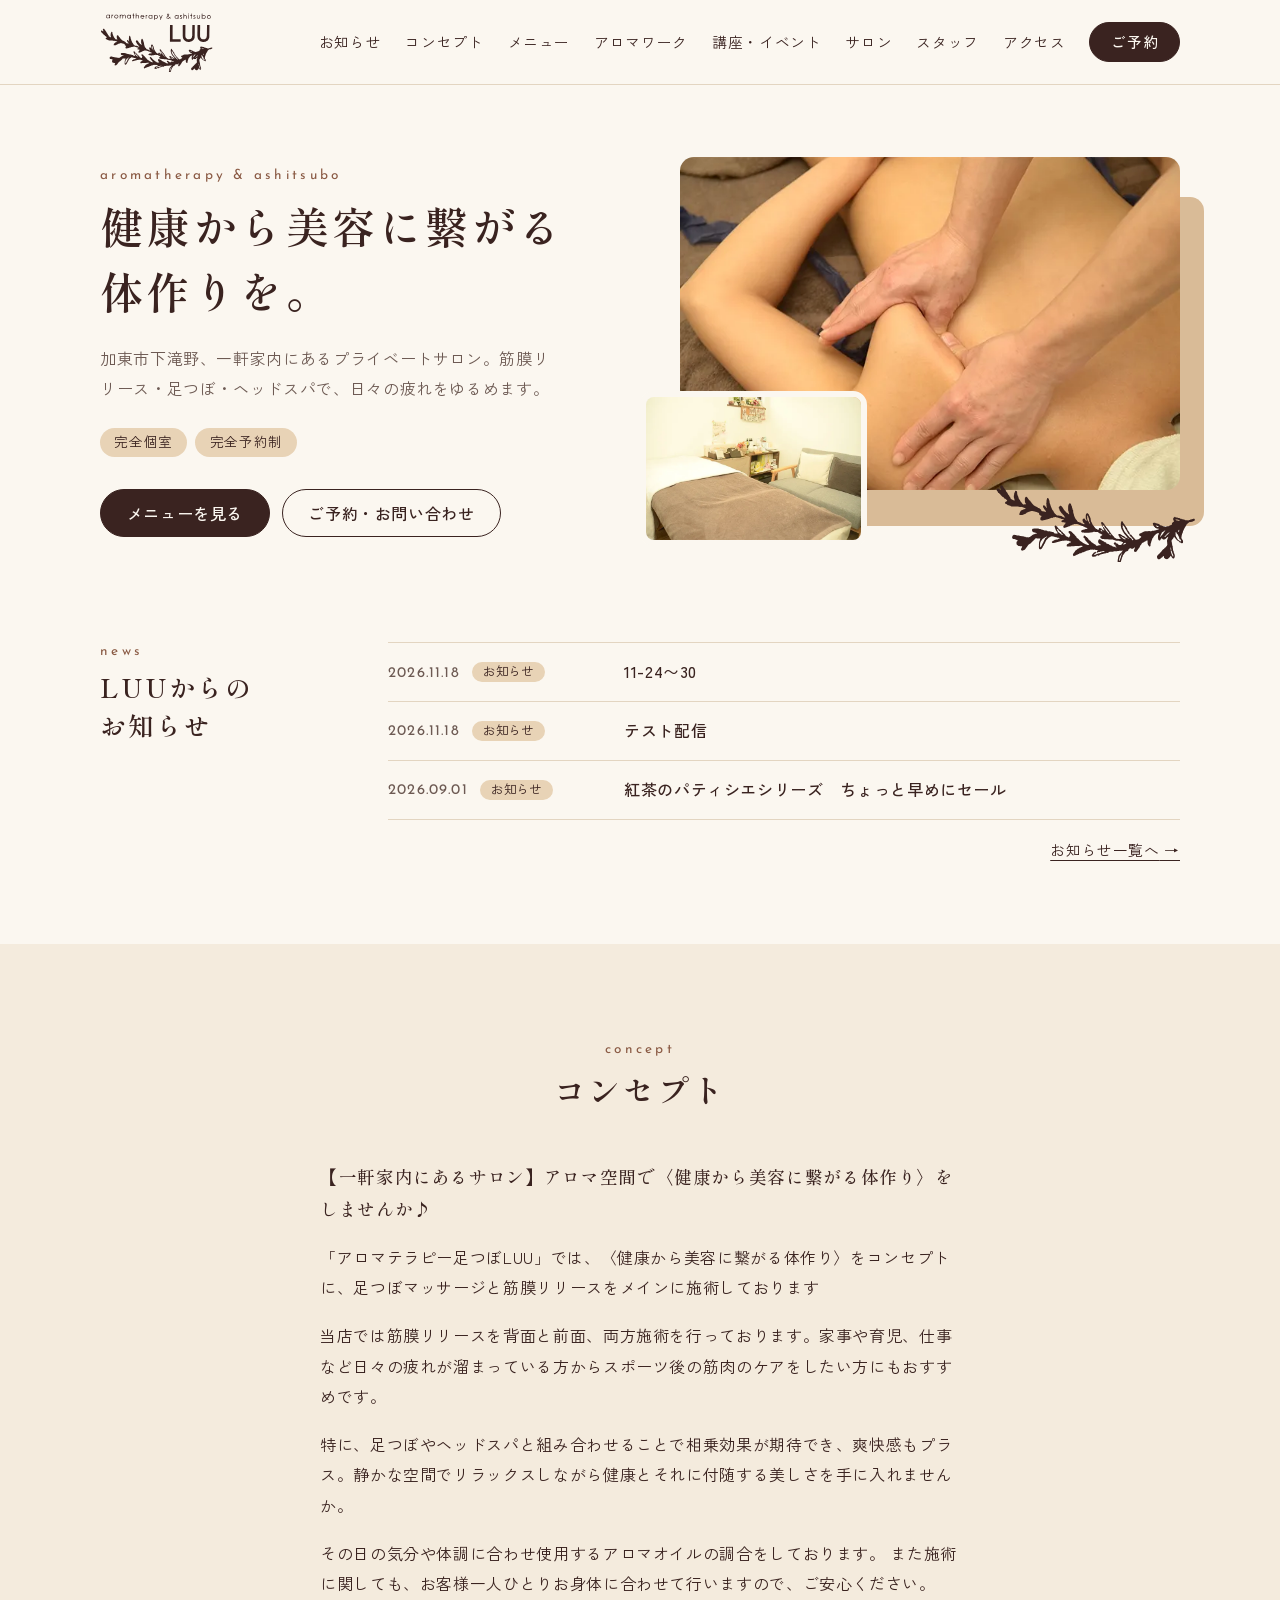
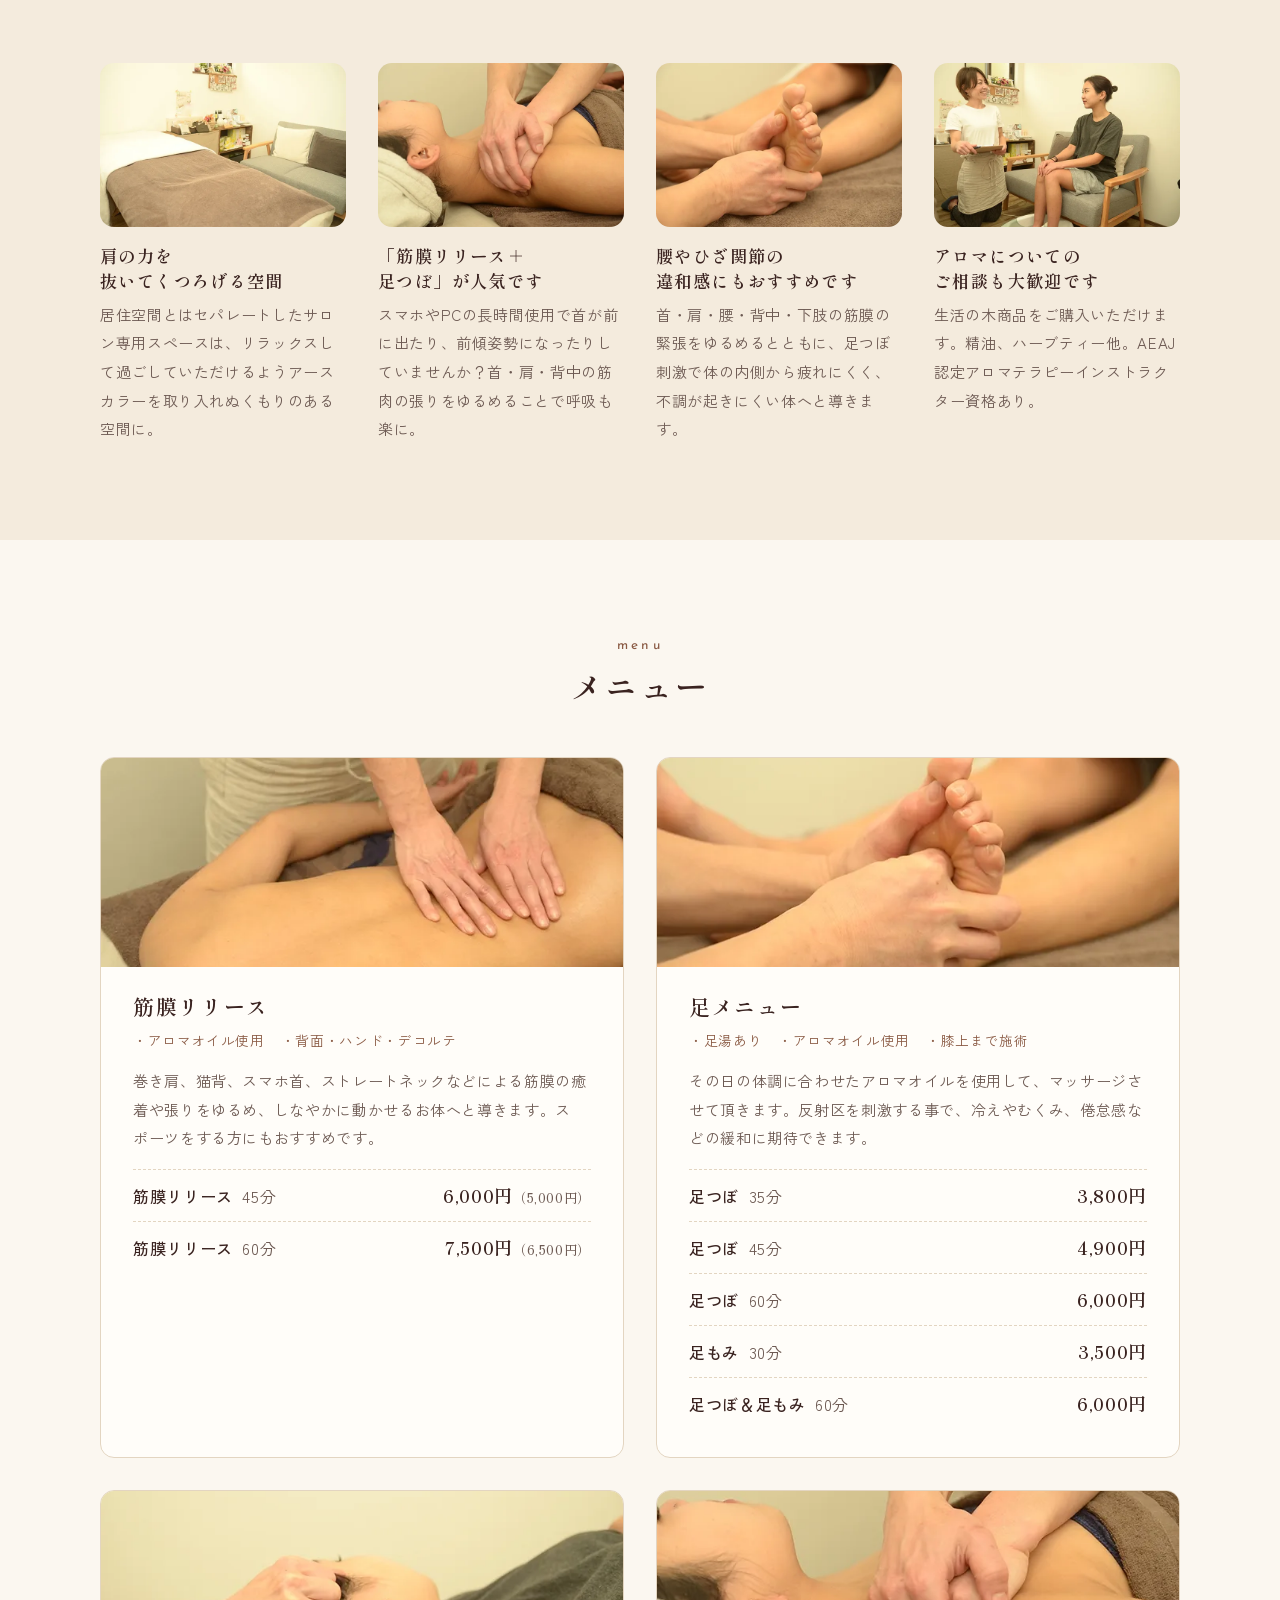
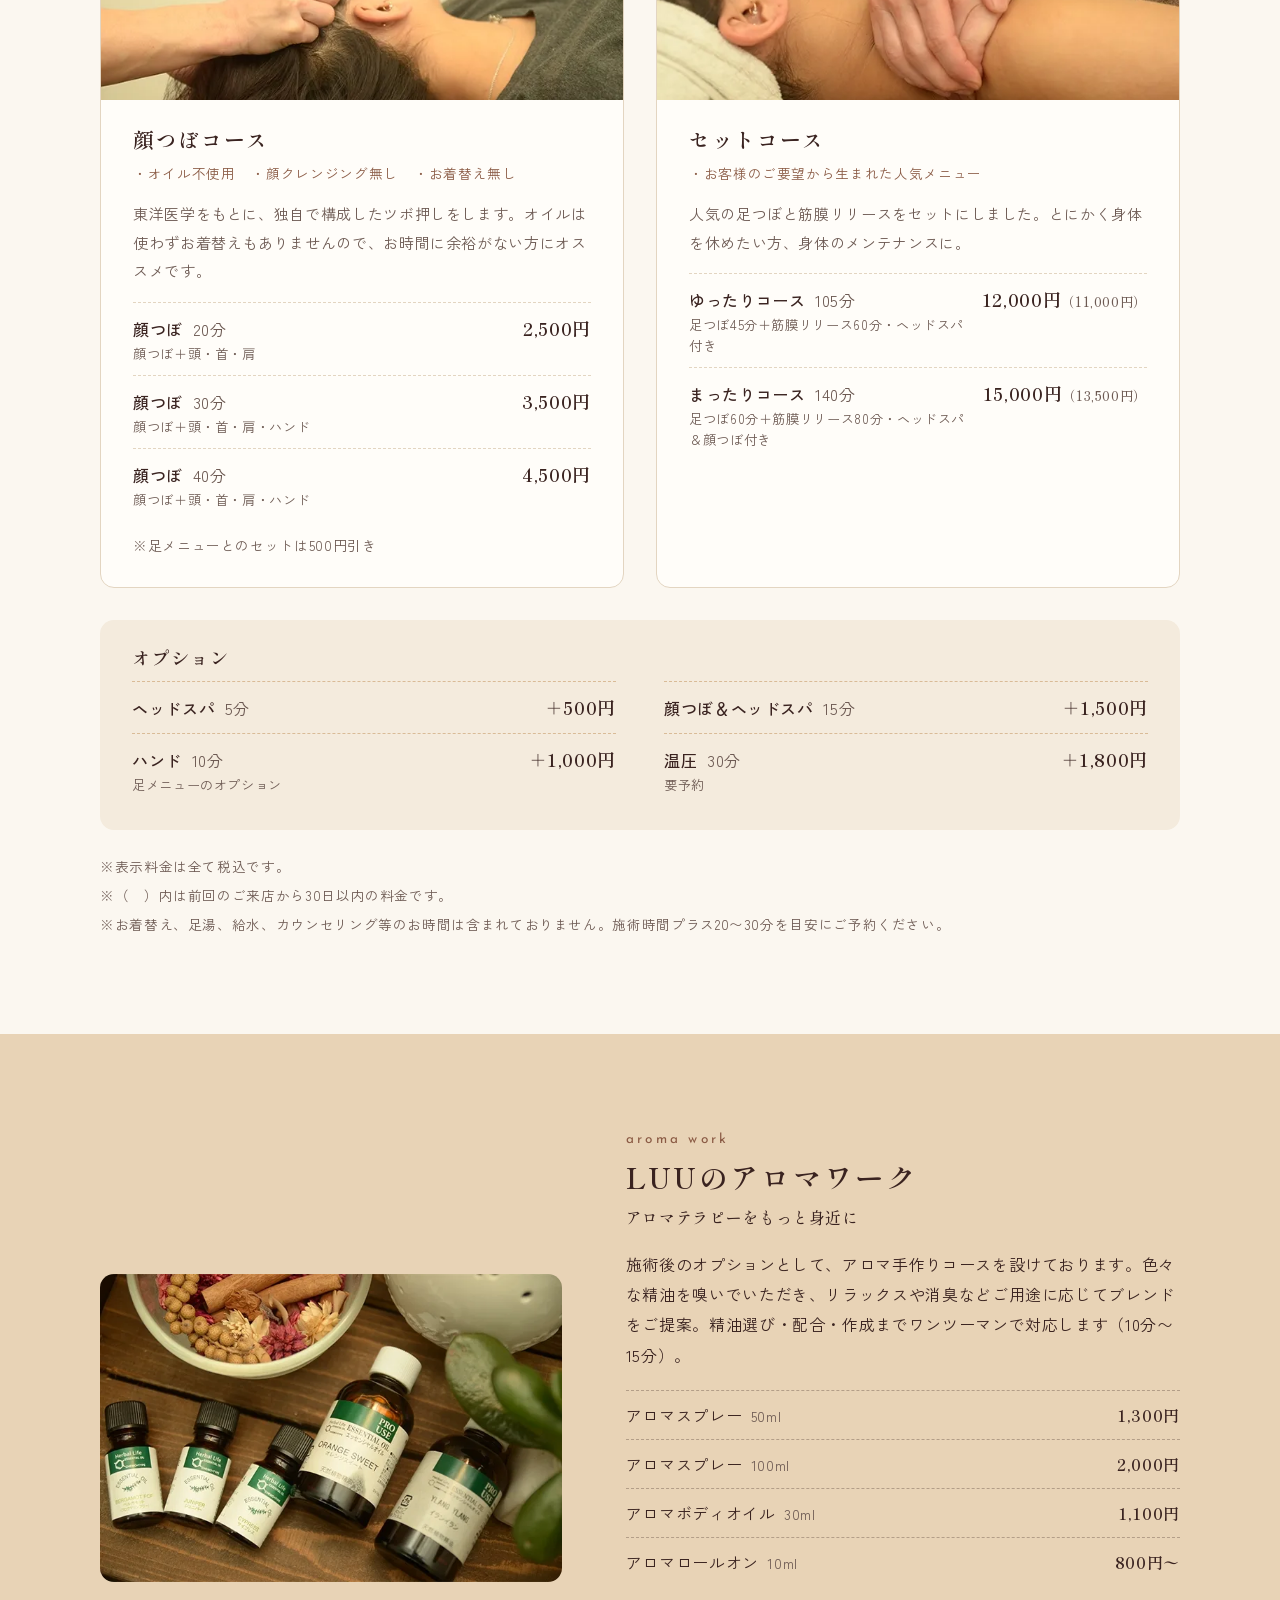
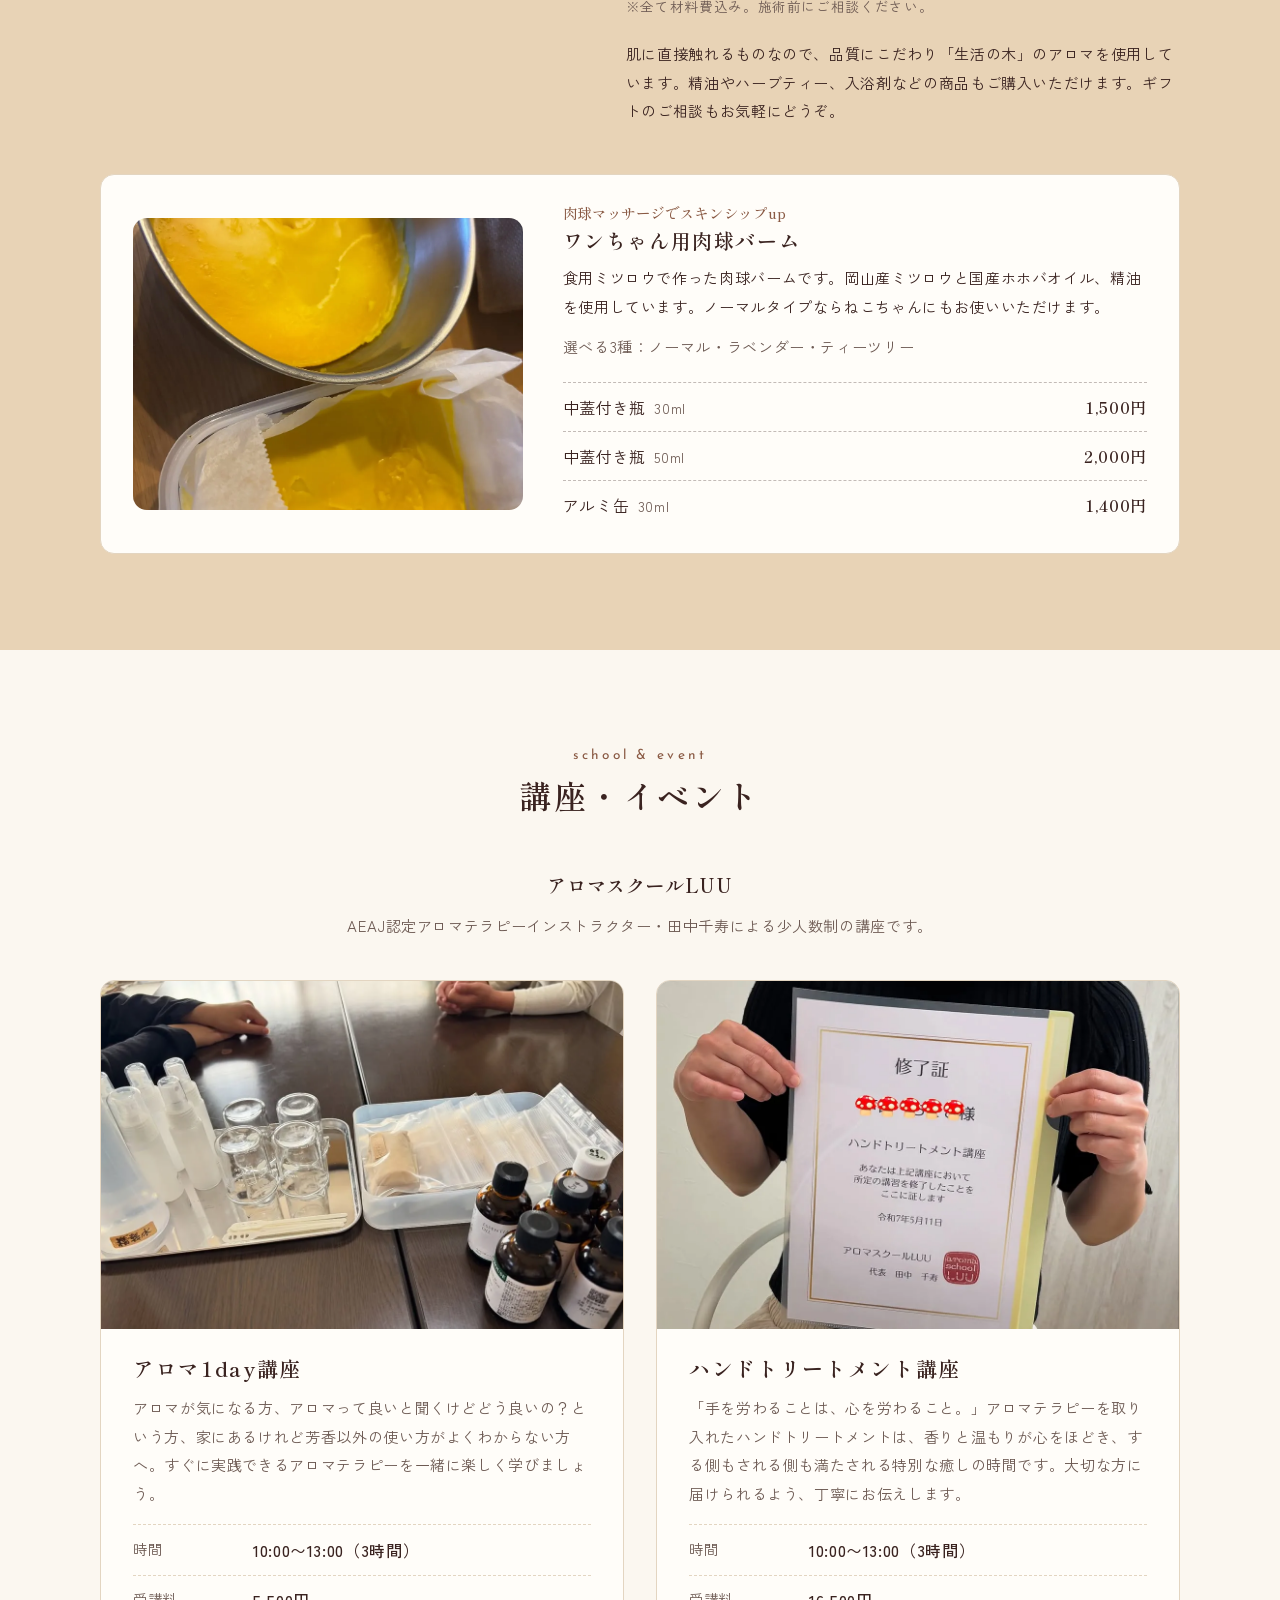
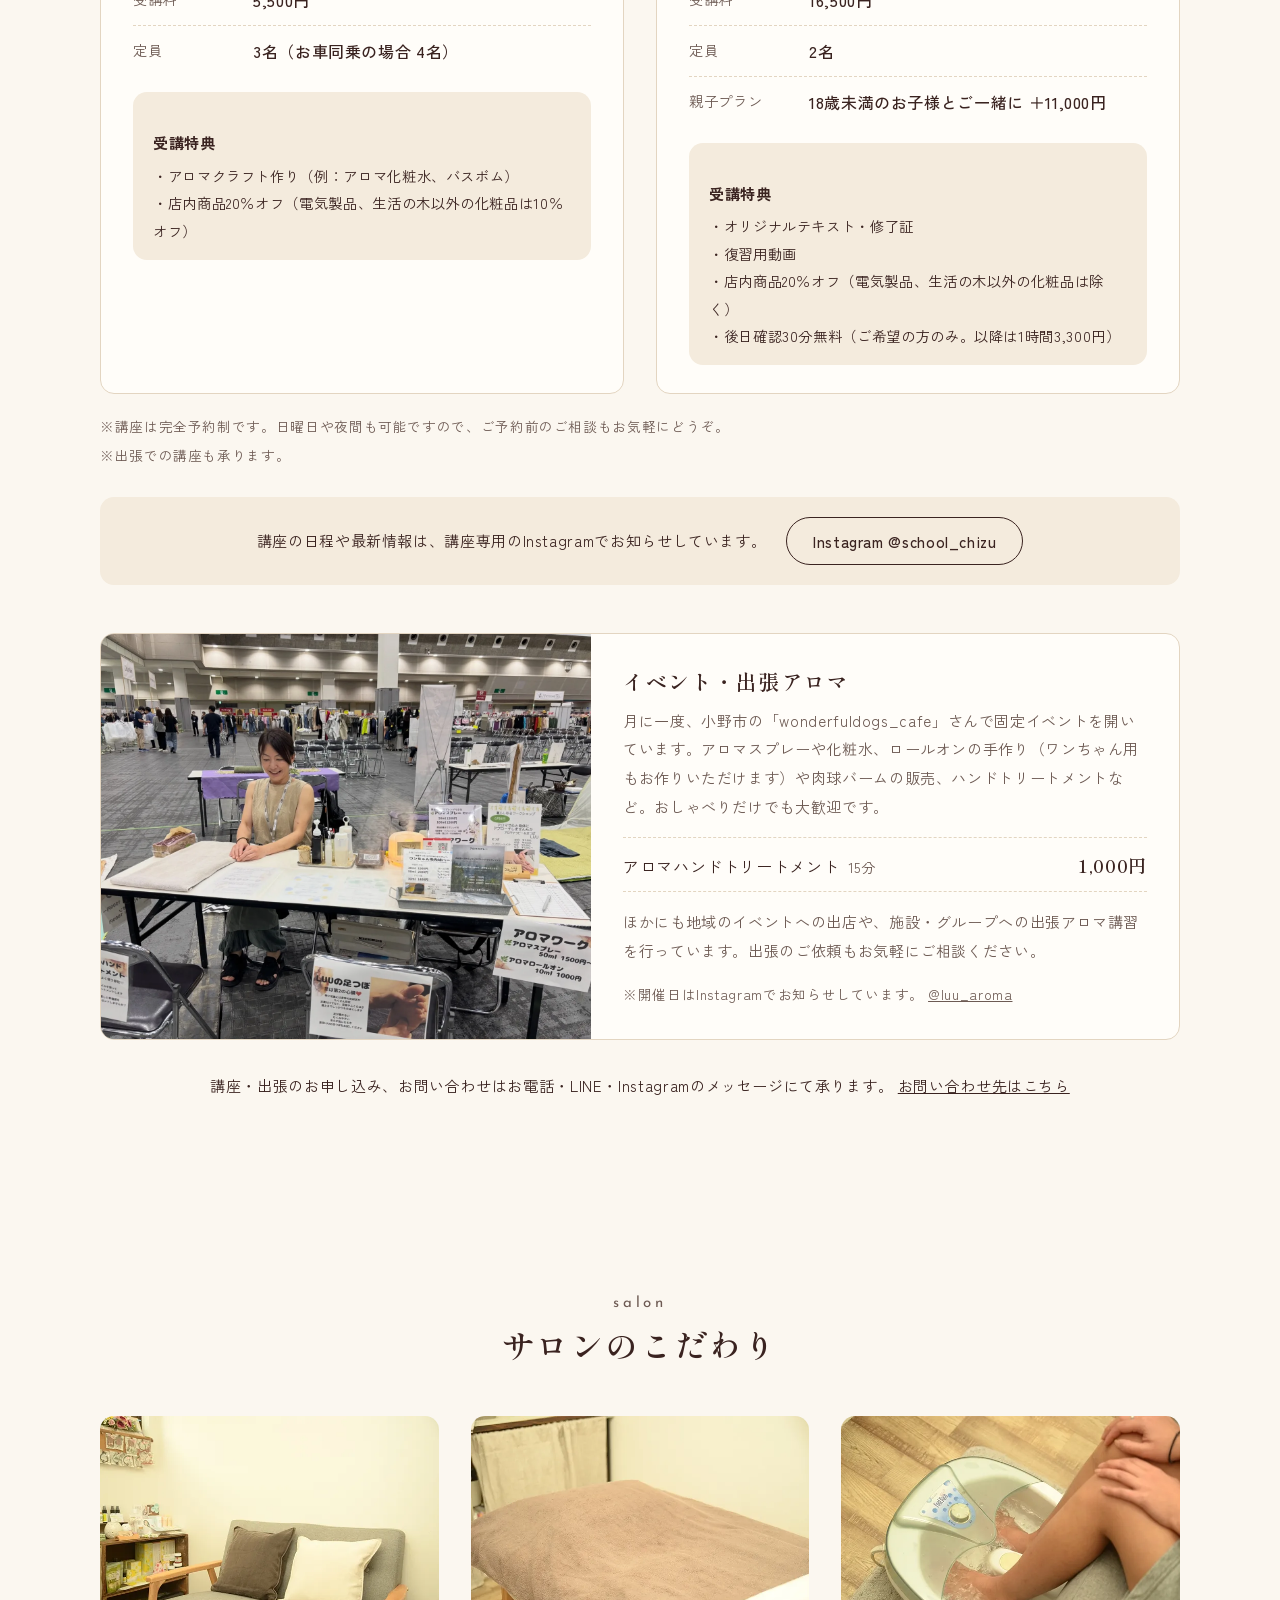
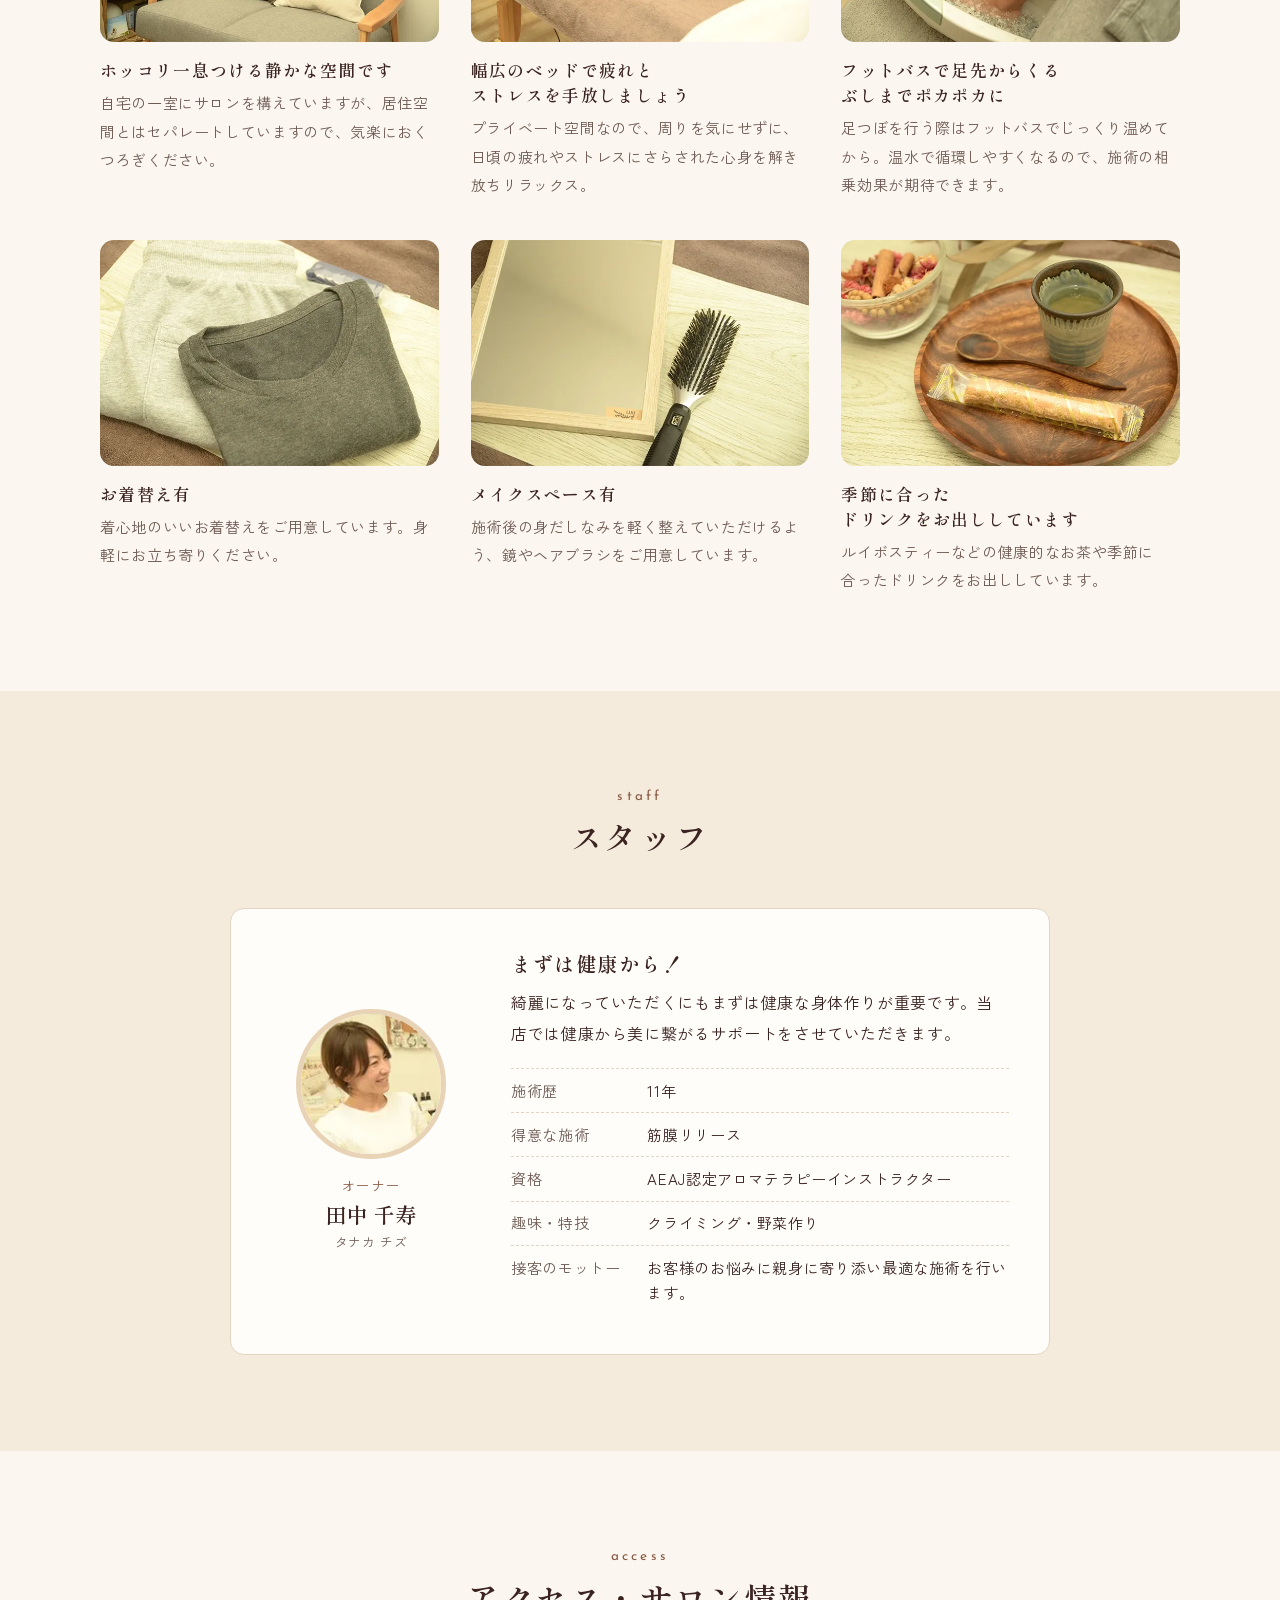
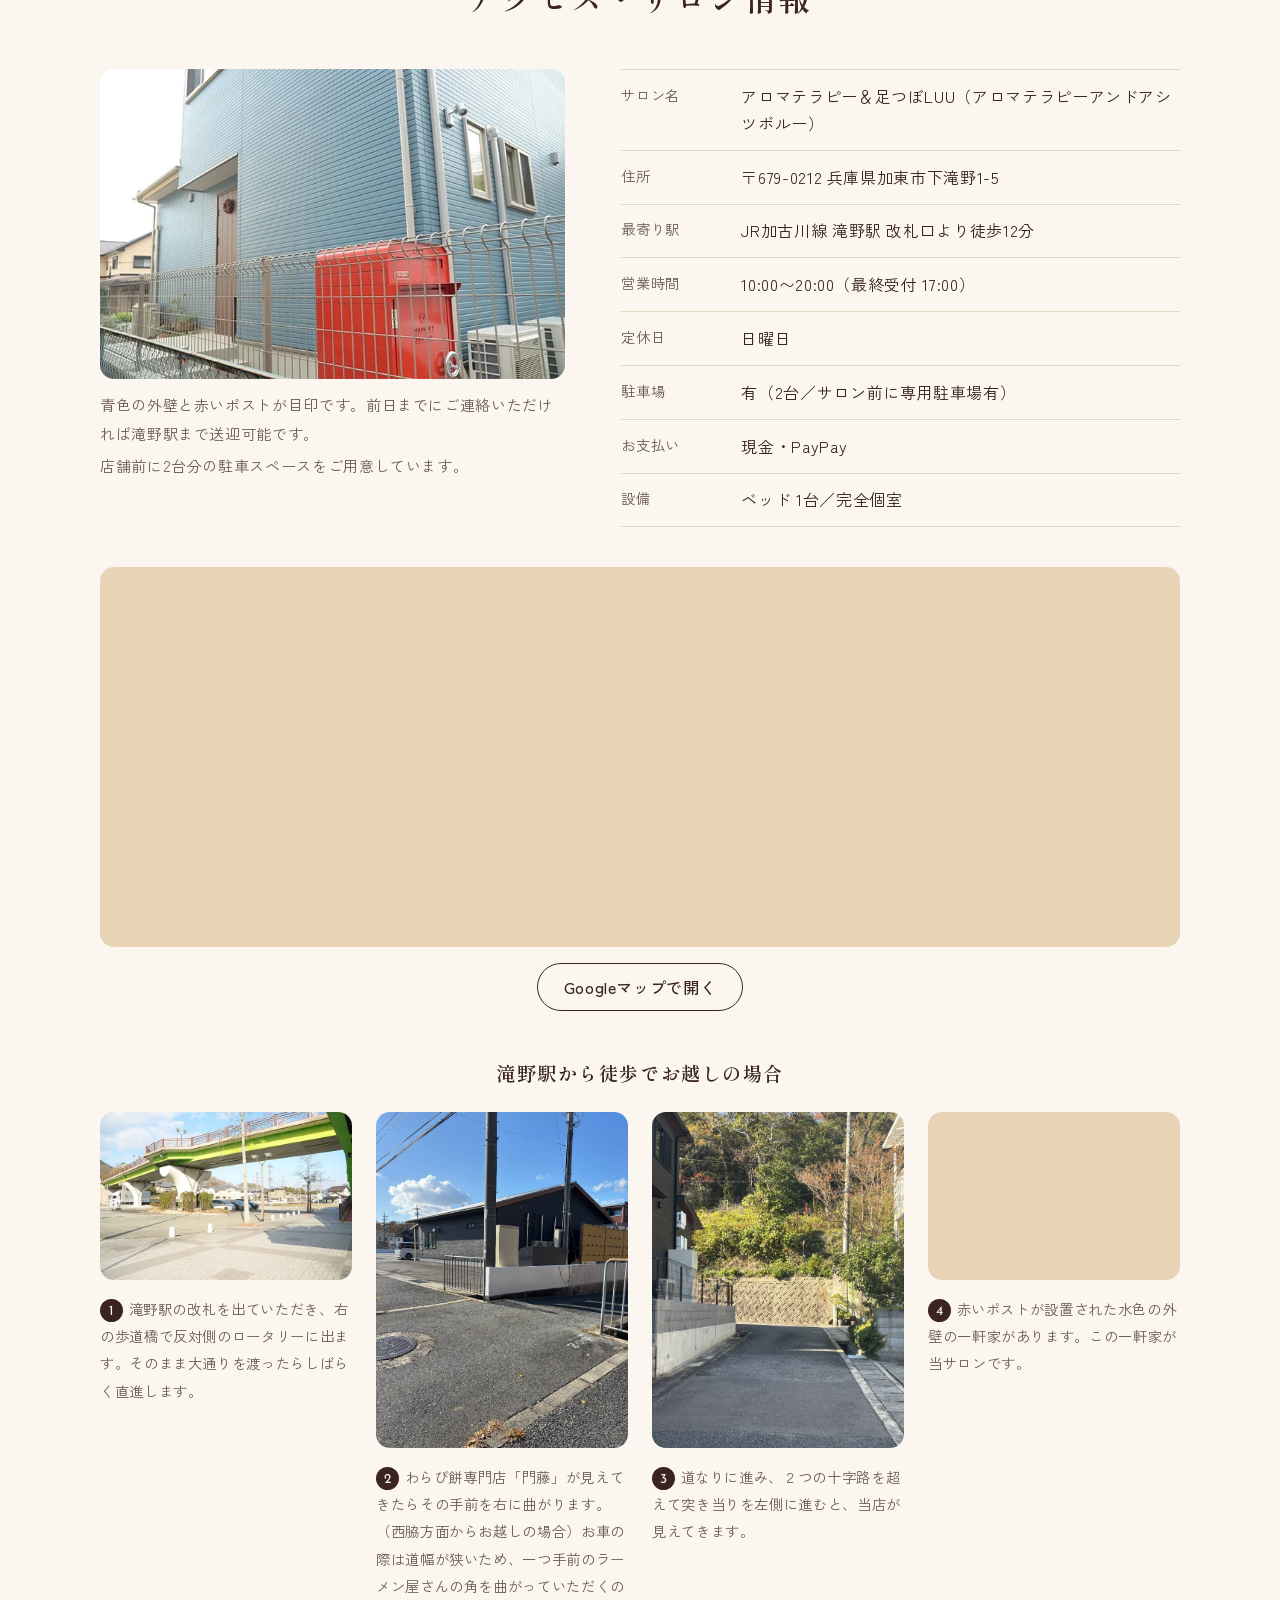
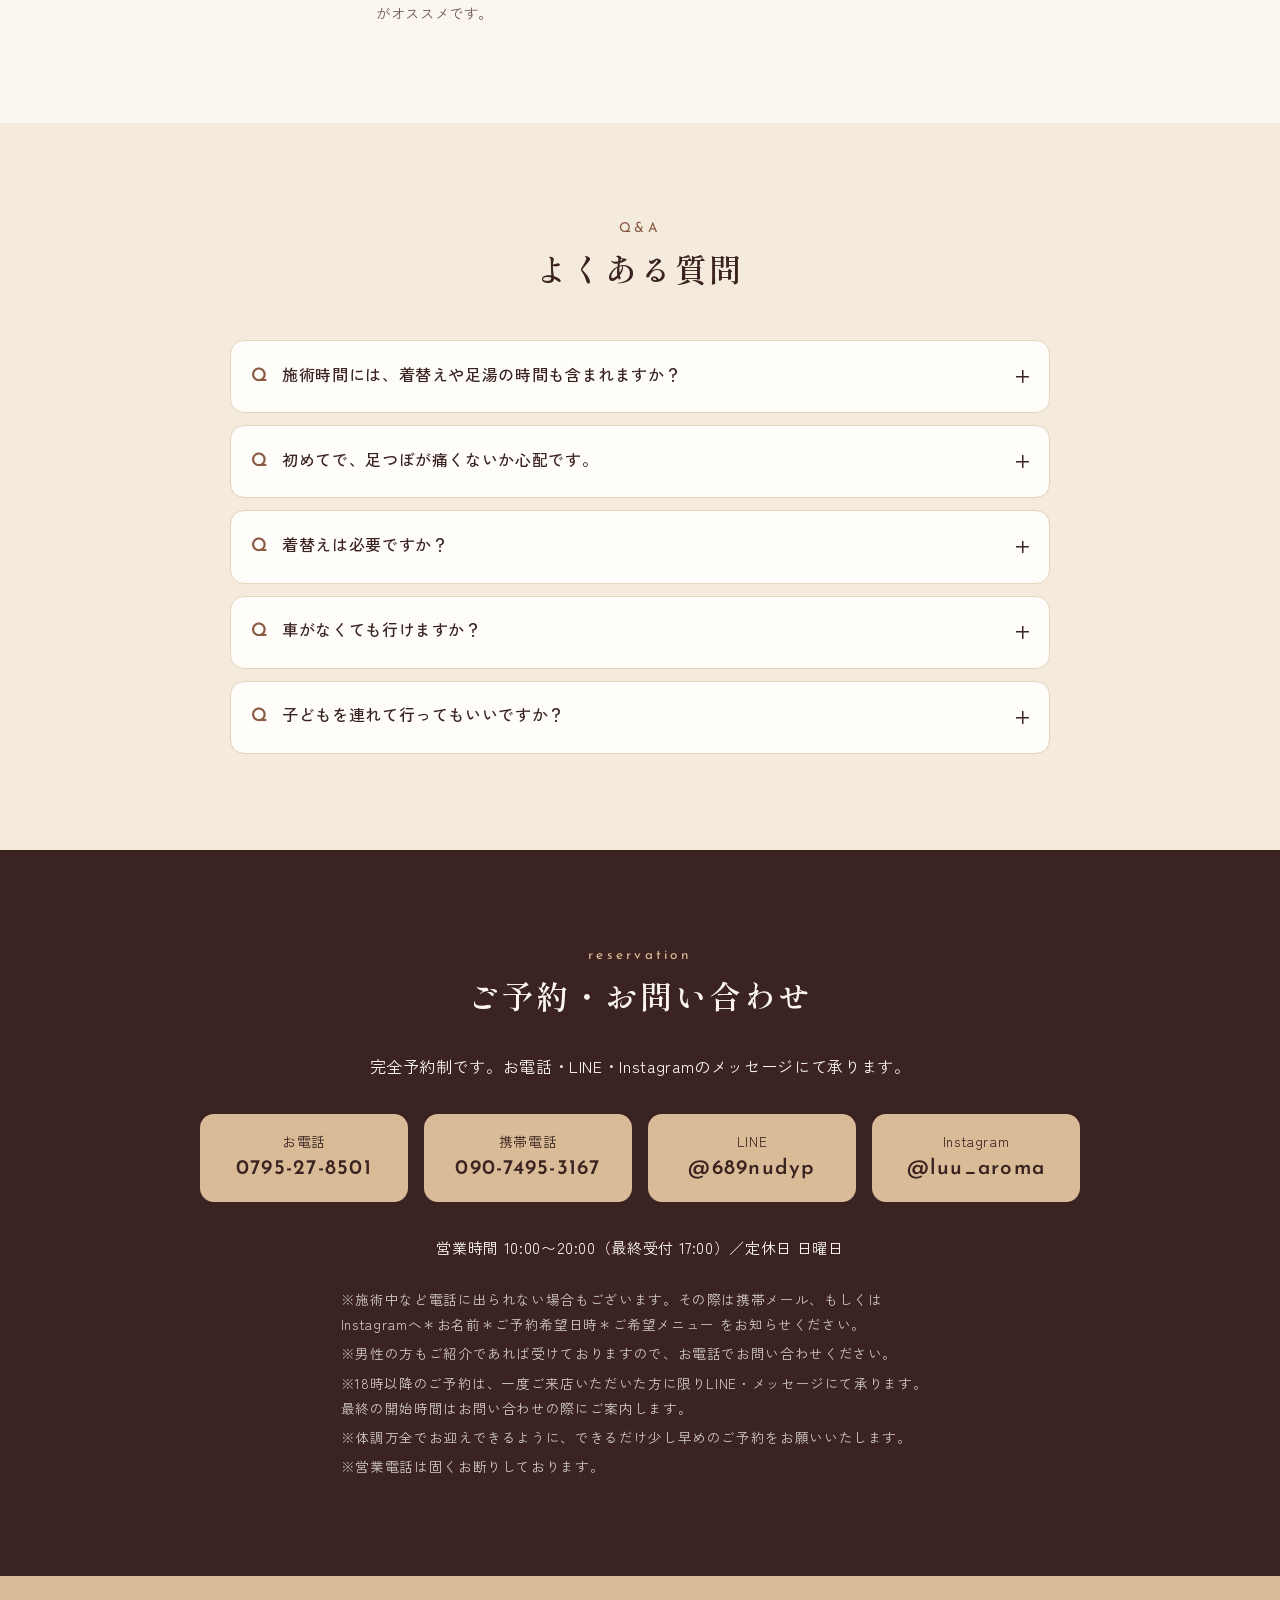
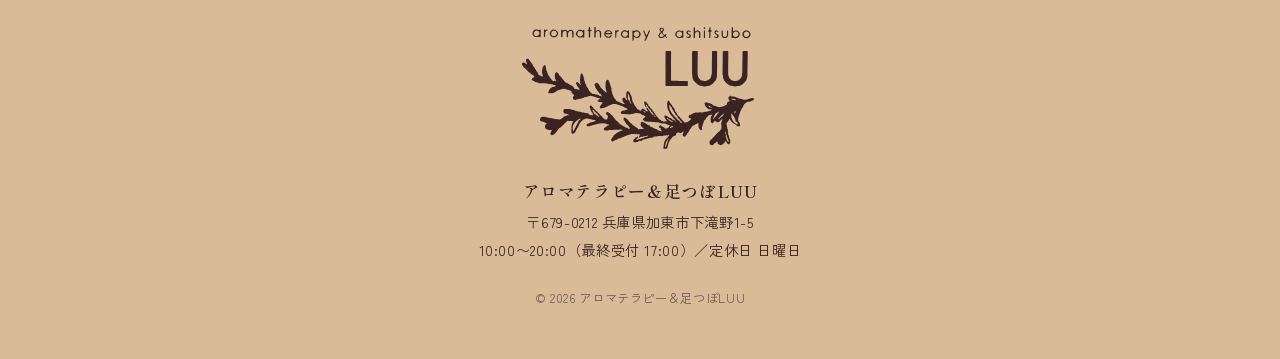
<file: index.html>
<!DOCTYPE html><html lang="ja"><head><meta charset="utf-8"><meta name="viewport" content="width=device-width, initial-scale=1"><title>アロマテラピー足つぼLUU｜加東市下滝野の筋膜リリース・足つぼサロン</title><meta name="description" content="兵庫県加東市下滝野、一軒家内にある女性専用サロン。筋膜リリース・足つぼ・顔つぼ・ヘッドスパで、健康から美容に繋がる体作りをサポートします。"><link rel="icon" href="/favicon.svg" type="image/svg+xml"><meta name="theme-color" content="#d9bb97"><meta name="format-detection" content="telephone=no"><link rel="canonical" href="https://luuaroma.jp/"><meta property="og:type" content="website"><meta property="og:site_name" content="アロマテラピー＆足つぼLUU"><meta property="og:title" content="アロマテラピー足つぼLUU｜加東市下滝野の筋膜リリース・足つぼサロン"><meta property="og:description" content="兵庫県加東市下滝野、一軒家内にある女性専用サロン。筋膜リリース・足つぼ・顔つぼ・ヘッドスパで、健康から美容に繋がる体作りをサポートします。"><meta property="og:url" content="https://luuaroma.jp/"><meta property="og:image" content="https://luuaroma.jp/_astro/hero.NaSrNLpX_Z1aQTb6.jpg"><meta property="og:locale" content="ja_JP"><script type="application/ld+json">{"@context":"https://schema.org","@type":"HealthAndBeautyBusiness","name":"アロマテラピー＆足つぼLUU","alternateName":"アロマテラピーアンドアシツボルー","url":"https://luuaroma.jp/","telephone":"0795-27-8501","address":{"@type":"PostalAddress","postalCode":"679-0212","streetAddress":"兵庫県加東市下滝野1-5","addressCountry":"JP"},"geo":{"@type":"GeoCoordinates","latitude":34.9387651,"longitude":134.9470218},"sameAs":["https://www.instagram.com/luu_aroma/"]}</script><link rel="stylesheet" href="/_astro/Layout.DkR6UcbA.css"><link rel="stylesheet" href="/_astro/index.Dx0qLohf.css"><style>li[data-astro-cid-rqg5okp4]{border-bottom:1px solid var(--line)}li[data-astro-cid-rqg5okp4]:first-child{border-top:1px solid var(--line)}a[data-astro-cid-rqg5okp4]{align-items:center;gap:.25rem 1.25rem;padding-block:1rem;line-height:1.6;text-decoration:none;display:grid}.thumbnails[data-astro-cid-rqg5okp4] a[data-astro-cid-rqg5okp4]{grid-template-columns:72px 1fr}.thumb[data-astro-cid-rqg5okp4]{background:var(--kraft-soft);border-radius:10px;grid-row:span 2;width:72px;height:72px;overflow:hidden}.thumb[data-astro-cid-rqg5okp4] img[data-astro-cid-rqg5okp4]{object-fit:cover;width:100%;height:100%}.thumb[data-astro-cid-rqg5okp4] svg[data-astro-cid-rqg5okp4]{width:100%;height:100%;color:var(--ink);opacity:.55;padding:10px}.meta[data-astro-cid-rqg5okp4]{align-items:center;gap:.75rem;display:flex}time[data-astro-cid-rqg5okp4]{font-family:var(--font-latin);letter-spacing:.08em;color:var(--ink-soft);padding-top:.15em;font-size:.92rem}.category[data-astro-cid-rqg5okp4]{background:var(--kraft-soft);white-space:nowrap;border-radius:999px;padding:0 .7rem;font-size:.78rem}.title[data-astro-cid-rqg5okp4]{font-weight:500}a[data-astro-cid-rqg5okp4]:hover .title[data-astro-cid-rqg5okp4]{text-underline-offset:.25em;text-decoration:underline}@media (width>=720px){a[data-astro-cid-rqg5okp4]{grid-template-columns:13.5em 1fr}.thumbnails[data-astro-cid-rqg5okp4] a[data-astro-cid-rqg5okp4]{grid-template-columns:72px 13.5em 1fr}.thumb[data-astro-cid-rqg5okp4]{grid-row:auto}}
</style></head><body><header class="header" data-astro-cid-nen7h5rs><div class="container inner" data-astro-cid-nen7h5rs><a class="logo" href="/" aria-label="アロマテラピー＆足つぼLUU" data-astro-cid-nen7h5rs><svg viewBox="0 0 3000 1560" aria-hidden="true" data-astro-cid-nen7h5rs="true"><path d="M 863 37 C 861 39 861 43 861 53 C 860 70 858 74 852 74 C 848 74 843 77 842 79 C 841 85 845 89 853 89 C 860 89 860 89 860 127 C 860 169 860 168 867 169 C 873 170 876 168 877 164 C 877 162 877 146 877 128 L 878 95 880 92 C 882 91 884 90 888 89 C 895 88 896 87 896 82 C 896 78 893 76 886 75 C 877 74 877 74 877 56 C 877 37 877 36 869 36 C 865 35 864 35 863 37 M 936 36 C 933 36 931 37 930 39 C 929 42 929 165 930 168 C 931 169 933 170 936 170 C 945 171 946 168 946 139 C 946 118 946 118 949 110 C 953 101 953 100 962 94 C 970 88 979 87 987 92 C 989 93 992 96 992 97 C 992 98 993 100 994 101 C 998 106 998 110 998 138 C 998 168 998 167 1004 171 C 1008 172 1010 171 1013 167 C 1014 164 1014 161 1014 133 L 1014 103 1011 97 C 1009 94 1007 90 1005 89 C 1003 88 1001 85 999 84 C 997 82 995 81 994 81 C 993 81 991 80 989 79 C 987 77 985 76 979 76 C 971 75 967 76 953 86 C 950 88 948 89 947 89 C 946 88 946 79 946 65 L 946 41 943 38 C 942 36 941 35 940 35 C 940 35 938 36 936 36 M 2175 42 C 2171 45 2170 51 2171 70 C 2171 76 2171 101 2170 125 C 2169 175 2169 176 2177 176 C 2186 176 2187 173 2187 146 C 2188 119 2189 113 2198 104 C 2204 97 2208 95 2217 95 C 2223 95 2224 95 2226 97 C 2228 98 2229 99 2231 100 C 2232 100 2234 103 2235 106 L 2238 112 2238 141 C 2237 175 2237 174 2245 176 C 2254 177 2255 172 2255 135 C 2255 109 2255 109 2252 104 C 2251 102 2250 99 2250 98 C 2250 97 2248 95 2242 91 C 2238 88 2234 84 2232 83 C 2224 77 2214 78 2201 87 C 2186 97 2187 97 2187 68 C 2187 48 2186 41 2184 41 C 2183 41 2182 41 2180 40 C 2179 40 2177 41 2175 42 M 2369 43 C 2366 46 2365 51 2366 65 C 2366 74 2362 80 2355 80 C 2350 80 2347 84 2347 89 C 2348 94 2350 95 2357 95 C 2359 95 2362 95 2363 95 C 2364 95 2367 103 2367 105 C 2366 106 2366 122 2366 140 C 2365 173 2365 173 2367 175 C 2370 177 2376 176 2378 174 C 2380 172 2380 171 2380 162 C 2380 156 2380 145 2381 136 C 2381 127 2381 116 2381 111 C 2381 102 2381 102 2384 99 C 2386 96 2388 95 2390 95 C 2394 95 2398 91 2398 86 C 2398 81 2397 80 2391 80 C 2382 80 2381 77 2381 57 L 2381 43 2378 42 C 2374 39 2372 40 2369 43 M 2298 43 C 2294 47 2294 53 2298 57 C 2304 64 2312 64 2316 57 C 2319 51 2319 49 2313 45 C 2308 40 2302 40 2298 43 M 2648 43 C 2647 44 2646 46 2646 50 C 2646 53 2646 74 2645 96 C 2645 118 2645 139 2645 142 C 2645 144 2645 152 2645 160 C 2645 170 2645 173 2647 174 C 2649 177 2655 176 2660 173 C 2667 170 2679 170 2682 174 C 2684 177 2702 178 2712 175 C 2725 171 2736 162 2742 147 C 2744 142 2746 137 2746 136 C 2745 136 2746 131 2746 125 C 2748 115 2747 112 2745 112 C 2744 112 2743 111 2742 109 C 2741 107 2740 105 2739 104 C 2735 100 2731 95 2731 94 C 2731 93 2720 86 2718 86 C 2718 86 2716 85 2715 84 C 2712 81 2704 80 2692 80 C 2685 81 2675 85 2669 91 C 2667 92 2665 93 2664 93 C 2662 93 2662 92 2662 70 C 2662 58 2662 47 2662 45 C 2660 41 2651 40 2648 43 M 1758 46 C 1754 48 1743 60 1743 63 C 1742 71 1743 77 1745 79 C 1746 80 1747 81 1747 82 C 1747 82 1748 83 1750 84 C 1751 85 1752 86 1752 87 C 1752 89 1753 91 1755 93 C 1761 99 1759 103 1745 117 C 1735 126 1735 127 1733 135 C 1729 146 1729 151 1734 160 C 1736 166 1739 169 1742 169 C 1743 169 1745 170 1747 172 C 1750 174 1751 175 1760 175 C 1766 175 1771 175 1773 175 C 1774 176 1776 175 1779 174 C 1795 166 1803 162 1804 160 C 1809 154 1812 155 1825 169 C 1833 177 1840 178 1840 171 C 1840 170 1838 168 1833 164 C 1826 158 1822 154 1822 150 C 1822 149 1824 146 1826 142 C 1831 134 1832 131 1830 128 C 1829 125 1825 126 1822 129 C 1819 131 1810 136 1807 136 C 1806 136 1803 134 1801 131 C 1798 128 1793 124 1791 121 C 1788 119 1786 116 1786 115 C 1786 114 1785 112 1784 111 C 1781 107 1782 102 1789 93 C 1798 81 1800 76 1799 67 C 1798 58 1788 48 1779 47 C 1766 45 1761 45 1758 46 M 1764 61 L 1759 66 1759 72 C 1760 78 1760 80 1762 83 C 1769 93 1770 93 1775 87 C 1781 80 1783 75 1783 68 C 1782 59 1780 57 1773 57 C 1768 57 1768 57 1764 61 M 190 70 C 187 71 172 83 167 88 C 160 95 157 104 157 120 C 157 128 157 133 158 134 C 164 144 183 161 189 163 C 197 164 219 164 222 162 C 225 160 227 159 236 158 C 241 158 241 158 244 161 C 247 165 252 165 256 162 C 259 160 259 165 259 111 L 260 74 258 72 C 254 68 250 68 245 73 C 241 76 241 76 237 76 C 227 74 225 74 223 72 C 221 70 220 70 206 69 C 198 69 191 69 190 70 M 327 72 C 324 74 321 76 321 76 C 319 78 317 77 315 74 C 313 70 305 69 302 72 C 299 74 300 71 299 129 C 299 167 298 166 306 164 C 313 163 313 164 314 134 L 315 107 318 101 C 324 90 334 82 340 82 C 345 82 348 73 344 71 C 339 69 333 69 327 72 M 406 71 C 394 77 380 91 375 101 C 372 109 371 130 374 134 C 375 135 376 138 377 140 C 378 141 381 145 383 148 C 386 150 389 154 391 156 C 393 158 395 159 398 160 C 400 161 404 162 407 164 C 410 166 411 166 424 166 C 436 166 437 166 446 162 C 457 157 465 150 472 137 C 475 130 476 129 476 119 C 476 109 476 107 474 105 C 473 103 472 101 472 100 C 472 98 460 84 458 83 C 457 83 455 81 453 80 C 451 78 449 77 449 77 C 448 77 446 76 444 74 C 440 71 440 71 424 71 C 413 70 408 70 406 71 M 517 73 C 515 75 515 75 514 115 C 514 138 514 158 514 160 C 515 164 519 166 524 166 C 532 167 532 166 532 138 L 532 114 536 106 C 540 97 547 89 552 87 C 557 85 567 86 572 88 C 576 90 578 91 580 96 L 584 102 584 121 C 584 145 585 165 585 166 C 586 167 588 167 590 167 C 593 167 595 167 596 167 C 600 168 601 164 601 138 C 601 116 601 114 603 111 C 604 109 605 107 605 106 C 605 104 614 93 618 90 C 623 86 637 85 642 89 C 644 91 646 92 647 92 C 651 94 652 100 653 133 C 653 168 653 167 660 168 C 664 168 665 168 667 166 C 670 163 671 152 670 117 C 670 96 669 93 660 85 C 648 75 643 72 633 72 C 625 72 624 72 619 75 C 616 77 613 80 611 80 C 609 81 605 84 603 86 C 599 90 599 90 596 88 C 592 86 582 78 578 74 L 574 71 563 71 C 551 72 544 74 538 79 C 536 82 534 81 532 77 C 529 71 521 69 517 73 M 736 74 C 723 79 708 92 702 106 C 698 115 698 131 701 134 C 702 135 703 137 703 139 C 705 145 725 165 729 165 C 730 165 732 166 734 167 C 738 170 760 170 765 168 C 775 164 784 161 785 162 C 786 163 787 165 788 166 C 790 169 791 169 795 169 C 802 169 803 168 804 162 C 805 157 805 77 804 75 C 803 74 800 74 797 74 C 791 74 791 74 788 78 C 784 82 783 83 780 80 C 778 80 776 79 774 79 C 772 79 769 78 766 76 C 761 73 760 73 750 73 C 745 73 739 74 736 74 M 1094 77 C 1084 78 1081 80 1069 90 C 1063 95 1059 99 1059 99 C 1059 99 1058 103 1057 106 C 1054 114 1053 134 1055 138 C 1056 140 1057 143 1058 145 C 1059 148 1061 151 1067 156 C 1071 159 1076 163 1078 165 C 1079 167 1081 168 1082 168 C 1082 168 1085 169 1087 171 C 1090 173 1091 173 1105 173 L 1119 173 1125 170 C 1132 166 1145 155 1147 151 C 1150 147 1149 144 1144 142 C 1139 140 1136 141 1130 147 C 1127 149 1122 153 1119 155 L 1114 158 1102 158 C 1089 158 1089 158 1077 147 C 1068 138 1067 135 1071 129 L 1074 127 1094 127 C 1105 127 1121 127 1130 128 C 1138 128 1146 128 1148 128 C 1154 128 1156 120 1152 115 C 1151 113 1150 111 1150 107 L 1150 102 1140 93 C 1134 89 1128 84 1127 83 C 1125 81 1122 80 1121 79 C 1118 77 1105 76 1094 77 M 1192 81 C 1190 83 1190 85 1190 114 C 1190 174 1190 173 1196 173 C 1203 173 1204 170 1204 140 L 1204 117 1207 110 C 1212 101 1219 93 1223 93 C 1231 93 1237 87 1235 81 C 1233 79 1233 79 1226 79 C 1218 79 1218 79 1213 82 C 1208 87 1206 87 1205 83 C 1202 77 1196 76 1192 81 M 1294 80 C 1286 82 1267 102 1264 110 C 1261 117 1261 138 1264 141 C 1264 142 1266 145 1267 147 C 1268 151 1269 153 1272 154 C 1273 155 1276 158 1279 161 C 1281 163 1284 166 1286 167 C 1288 167 1291 169 1292 171 C 1295 173 1295 174 1310 173 C 1319 173 1326 173 1328 172 C 1329 172 1332 171 1334 171 C 1336 170 1339 169 1341 167 C 1345 164 1347 165 1348 169 C 1350 174 1355 176 1359 172 L 1362 170 1362 126 C 1362 98 1362 82 1361 81 C 1361 81 1359 80 1356 79 C 1352 79 1352 79 1348 83 C 1344 87 1341 88 1336 86 C 1335 85 1333 84 1331 84 C 1330 84 1328 83 1327 81 L 1324 78 1311 78 C 1302 78 1297 79 1294 80 M 1447 80 C 1445 80 1441 81 1439 83 C 1437 84 1435 85 1434 85 C 1433 85 1430 86 1428 88 C 1424 90 1424 90 1422 89 C 1422 87 1421 86 1421 85 C 1421 81 1419 80 1414 80 C 1405 80 1406 74 1406 145 C 1406 216 1405 210 1413 210 C 1421 210 1421 209 1421 187 C 1422 162 1424 159 1434 167 C 1442 173 1447 175 1460 175 C 1470 175 1471 175 1474 173 C 1476 171 1480 169 1483 168 C 1490 164 1500 154 1504 146 C 1508 137 1510 118 1506 115 C 1505 113 1504 111 1503 109 C 1502 107 1500 103 1497 100 C 1494 97 1492 95 1492 94 C 1492 94 1490 92 1488 92 C 1485 91 1483 89 1481 88 C 1480 87 1478 85 1477 85 C 1476 84 1474 83 1472 82 C 1470 79 1457 79 1447 80 M 1543 80 C 1538 82 1538 87 1543 92 C 1545 95 1546 96 1546 100 C 1546 103 1547 106 1549 109 C 1551 112 1552 116 1553 118 C 1553 121 1555 124 1556 126 C 1557 127 1558 130 1558 133 C 1558 136 1559 138 1561 140 C 1562 142 1563 144 1563 145 C 1563 146 1564 147 1565 148 C 1566 149 1567 150 1567 151 C 1567 152 1568 155 1569 156 C 1574 163 1573 173 1566 180 C 1563 184 1561 189 1561 193 C 1561 194 1560 196 1560 198 C 1555 206 1557 211 1563 211 C 1568 211 1573 206 1576 198 C 1580 187 1587 172 1593 161 C 1596 154 1601 145 1602 140 C 1606 130 1611 119 1612 119 C 1612 118 1613 117 1613 115 C 1614 114 1615 112 1616 110 C 1618 108 1625 85 1625 82 C 1625 81 1623 81 1620 81 C 1612 81 1608 85 1604 100 C 1602 106 1593 125 1591 128 C 1590 129 1588 132 1587 134 C 1585 139 1582 143 1580 143 C 1578 143 1576 139 1575 133 C 1575 128 1574 127 1572 126 C 1571 125 1570 124 1570 123 C 1570 123 1569 121 1567 118 C 1564 114 1561 107 1560 101 C 1559 95 1550 79 1547 79 C 1546 79 1544 80 1543 80 M 2446 81 C 2444 82 2440 86 2437 89 L 2431 96 2430 106 C 2430 115 2430 116 2432 117 C 2435 119 2441 124 2443 128 C 2444 130 2445 131 2446 131 C 2447 130 2449 131 2451 132 C 2452 134 2455 135 2456 135 C 2457 135 2460 137 2462 140 C 2468 146 2468 150 2463 156 C 2456 163 2450 164 2440 159 C 2432 155 2428 155 2425 160 C 2423 164 2424 166 2428 166 C 2430 166 2432 167 2433 168 C 2434 169 2435 170 2436 170 C 2437 170 2440 171 2443 173 C 2453 180 2472 175 2480 163 C 2485 156 2486 145 2482 140 C 2481 139 2480 137 2480 136 C 2480 132 2478 130 2475 130 C 2473 130 2471 129 2470 129 C 2468 127 2455 120 2454 120 C 2453 120 2450 118 2448 116 C 2441 110 2443 101 2453 96 C 2457 94 2468 96 2473 99 C 2477 102 2481 101 2482 99 C 2484 95 2478 89 2472 87 C 2470 86 2467 84 2466 83 C 2463 79 2451 78 2446 81 M 1971 83 C 1962 88 1947 103 1944 111 C 1941 120 1940 141 1943 143 C 1944 144 1945 146 1946 148 C 1947 153 1962 167 1970 171 C 1973 173 1976 174 1976 175 C 1977 176 1982 176 1990 176 C 2001 176 2003 176 2007 174 C 2010 172 2013 171 2013 171 C 2014 171 2017 170 2019 168 C 2025 166 2027 166 2027 169 C 2027 173 2029 175 2033 175 C 2042 175 2042 174 2042 131 C 2042 111 2042 93 2042 90 C 2042 83 2041 81 2035 81 C 2031 81 2028 83 2024 89 L 2022 91 2018 89 C 2016 87 2014 86 2012 87 C 2011 87 2009 86 2008 84 C 2002 79 1981 78 1971 83 M 2097 81 C 2094 83 2085 93 2082 97 C 2081 100 2080 103 2080 108 L 2080 114 2087 121 C 2095 130 2095 130 2098 130 C 2100 130 2102 131 2103 133 C 2105 134 2108 137 2111 138 C 2123 142 2122 155 2108 161 L 2103 163 2099 161 C 2096 160 2093 159 2092 159 C 2090 159 2088 158 2087 157 C 2083 154 2081 155 2078 159 C 2075 163 2076 165 2080 166 C 2081 167 2084 168 2085 169 C 2087 169 2089 170 2090 170 C 2091 170 2093 171 2094 173 C 2099 178 2119 176 2127 169 C 2136 162 2140 147 2135 141 C 2134 140 2133 138 2133 137 C 2133 135 2128 131 2122 128 C 2119 126 2116 125 2115 124 C 2114 123 2112 122 2111 122 C 2109 122 2099 115 2098 113 C 2096 110 2097 106 2100 101 C 2106 94 2110 93 2121 99 C 2128 102 2128 102 2131 101 C 2132 100 2134 99 2134 97 C 2134 95 2128 87 2126 87 C 2125 87 2123 85 2121 84 C 2117 80 2117 80 2108 80 C 2103 80 2098 81 2097 81 M 2818 81 C 2812 82 2805 86 2795 95 C 2783 107 2781 112 2780 131 C 2780 142 2780 144 2782 145 C 2782 146 2784 148 2785 149 C 2786 151 2789 155 2792 158 C 2795 161 2798 165 2798 166 C 2799 167 2801 169 2803 169 C 2805 170 2808 171 2809 173 C 2812 176 2820 177 2835 177 C 2852 177 2869 165 2878 147 C 2882 137 2883 119 2879 114 C 2877 113 2876 110 2876 108 C 2875 105 2861 90 2857 89 C 2856 88 2853 87 2850 85 C 2845 81 2845 81 2833 81 C 2827 80 2820 80 2818 81 M 2299 84 C 2297 86 2297 87 2298 92 C 2299 99 2299 115 2298 145 C 2298 169 2298 170 2300 173 C 2302 176 2308 177 2311 174 C 2312 172 2313 170 2313 129 C 2313 80 2313 82 2306 81 C 2302 81 2301 81 2299 84 M 2521 83 C 2519 85 2519 86 2520 90 C 2520 92 2520 105 2520 118 C 2520 137 2520 143 2521 145 C 2522 147 2524 152 2525 156 C 2527 164 2530 168 2533 168 C 2534 168 2535 169 2537 170 C 2538 171 2540 172 2541 172 C 2542 172 2544 173 2546 174 C 2549 176 2551 176 2560 176 C 2570 176 2570 176 2578 172 C 2582 170 2586 168 2586 168 C 2589 168 2596 160 2596 156 C 2597 154 2598 150 2600 148 C 2602 143 2602 143 2602 113 C 2602 80 2602 81 2596 81 C 2588 81 2588 81 2588 112 C 2588 143 2588 143 2581 152 C 2573 160 2569 162 2559 161 C 2554 161 2549 160 2548 160 C 2545 158 2539 151 2538 148 C 2538 147 2537 145 2536 144 C 2535 142 2535 138 2535 113 C 2535 97 2534 84 2534 83 C 2532 80 2524 80 2521 83 M 196 84 C 187 88 179 96 174 106 C 172 110 172 112 172 120 L 173 130 178 137 C 182 141 186 145 190 148 C 196 151 196 151 206 151 C 217 151 227 147 232 141 C 243 129 247 113 241 107 C 239 105 238 103 238 100 C 237 98 236 96 235 94 C 233 93 232 92 231 91 C 229 88 221 84 213 84 C 208 83 204 83 204 83 C 203 82 200 83 196 84 M 414 85 C 397 92 392 100 390 119 C 389 128 389 129 392 132 C 393 134 394 136 394 136 C 394 137 395 139 396 140 C 397 141 399 143 400 144 C 402 150 426 155 435 151 C 437 151 439 149 441 148 C 443 146 445 145 446 145 C 448 144 457 132 459 127 C 461 121 460 112 457 106 C 455 102 454 99 454 99 C 454 96 449 92 442 88 C 434 84 420 83 414 85 M 740 90 C 737 91 734 92 734 92 C 730 92 725 98 721 105 C 718 112 717 113 717 123 C 717 131 717 133 718 134 C 719 134 720 136 721 138 C 723 144 729 150 737 153 C 745 156 759 156 763 154 C 764 153 767 152 768 152 C 772 151 778 144 783 136 C 790 123 787 103 776 95 C 773 94 770 92 769 92 C 769 92 766 91 764 90 C 756 87 746 87 740 90 M 1100 92 C 1091 92 1085 96 1077 103 C 1073 107 1072 110 1072 111 L 1073 114 1101 114 C 1122 114 1131 114 1132 113 C 1136 110 1134 102 1128 98 C 1123 95 1110 91 1108 91 C 1106 91 1103 92 1100 92 M 1308 93 C 1305 93 1303 94 1295 98 C 1290 100 1287 103 1282 113 C 1278 121 1278 121 1278 129 C 1279 136 1279 137 1283 145 C 1288 153 1291 156 1294 156 C 1295 156 1297 157 1298 158 C 1302 161 1320 161 1325 158 C 1326 157 1328 156 1329 156 C 1331 156 1339 147 1344 140 C 1347 134 1347 133 1347 125 C 1347 119 1347 117 1346 115 C 1345 114 1344 112 1343 110 C 1343 107 1340 104 1331 98 C 1324 93 1316 91 1308 93 M 1442 97 C 1429 104 1423 113 1422 128 C 1422 139 1425 146 1433 153 C 1443 162 1458 164 1470 158 C 1475 156 1486 144 1489 138 C 1492 130 1489 111 1484 107 C 1483 107 1481 105 1480 102 C 1478 99 1476 98 1475 98 C 1473 98 1471 97 1470 96 C 1468 93 1467 93 1459 93 C 1450 93 1449 93 1442 97 M 1986 95 C 1979 96 1969 102 1965 107 C 1958 116 1956 132 1960 141 C 1967 155 1969 158 1973 158 C 1975 158 1977 159 1978 160 C 1982 163 1998 163 2002 160 C 2004 159 2006 158 2007 158 C 2010 158 2017 151 2021 145 C 2027 137 2030 121 2026 117 C 2025 116 2023 113 2023 111 C 2020 106 2013 99 2009 98 C 2008 98 2006 97 2005 96 C 2003 95 1993 94 1986 95 M 2684 97 C 2673 102 2668 107 2666 116 C 2665 117 2664 119 2663 120 C 2661 123 2661 137 2664 142 C 2665 144 2666 147 2666 148 C 2666 148 2667 149 2668 149 C 2668 149 2669 150 2670 151 C 2671 154 2674 156 2682 160 C 2688 163 2689 163 2695 162 C 2721 160 2737 139 2730 115 C 2728 109 2722 101 2717 100 C 2716 100 2713 99 2710 97 C 2705 94 2692 94 2684 97 M 2820 98 C 2807 103 2804 107 2799 120 C 2796 129 2798 143 2804 150 C 2805 151 2807 153 2807 154 C 2808 155 2810 156 2812 157 C 2813 157 2816 158 2818 160 C 2823 163 2835 163 2844 160 C 2851 157 2859 149 2863 141 C 2866 135 2866 134 2866 127 C 2866 121 2865 117 2864 116 C 2863 115 2862 113 2861 111 C 2859 104 2846 96 2834 95 C 2828 95 2827 95 2820 98 M 1760 123 C 1747 135 1745 139 1745 147 C 1747 157 1753 162 1766 162 C 1773 162 1775 162 1780 159 C 1783 157 1788 155 1790 153 C 1800 148 1800 144 1791 135 C 1788 131 1782 125 1779 121 C 1776 116 1773 113 1772 113 C 1771 113 1765 117 1760 123 M 1875 338 C 1875 338 1863 338 1849 338 C 1826 338 1824 338 1822 340 L 1820 342 1819 442 C 1819 497 1819 542 1819 544 C 1819 545 1819 561 1819 579 C 1819 597 1819 648 1819 691 C 1818 735 1819 770 1819 771 C 1820 773 1821 774 1822 775 C 1824 775 2051 777 2081 776 C 2100 776 2098 779 2098 743 C 2098 716 2098 715 2096 713 L 2094 711 1999 711 C 1886 711 1890 711 1889 707 C 1888 706 1888 678 1888 639 C 1888 603 1888 554 1888 530 C 1889 485 1889 393 1889 362 C 1889 342 1888 340 1882 339 C 1880 338 1878 338 1877 337 C 1876 337 1875 337 1875 338 M 2160 339 C 2155 340 2154 341 2153 344 C 2152 346 2150 385 2151 396 C 2151 398 2151 452 2151 516 C 2151 628 2151 632 2153 636 C 2155 640 2155 643 2155 653 C 2155 663 2155 666 2157 669 C 2158 671 2159 674 2159 678 C 2159 682 2159 684 2161 684 C 2161 685 2162 686 2162 688 C 2162 690 2163 692 2164 693 C 2164 695 2165 696 2165 698 C 2165 699 2166 701 2168 703 C 2169 704 2172 707 2173 710 C 2175 714 2186 725 2196 734 C 2199 736 2202 740 2203 741 C 2205 745 2216 754 2219 754 C 2221 754 2228 759 2234 765 C 2235 766 2238 767 2241 768 C 2243 768 2245 769 2246 770 C 2248 770 2250 771 2252 771 C 2254 771 2257 772 2259 773 C 2261 774 2265 775 2272 776 C 2278 776 2283 777 2285 778 C 2291 781 2322 781 2330 778 C 2332 777 2338 776 2342 776 C 2357 775 2374 769 2384 762 C 2385 761 2390 758 2395 756 C 2402 752 2406 749 2421 734 C 2430 725 2438 716 2439 714 C 2440 713 2441 710 2443 709 C 2446 703 2454 687 2454 683 C 2455 679 2456 677 2460 667 C 2462 662 2462 657 2464 538 C 2464 475 2464 472 2464 459 C 2464 454 2464 427 2464 397 C 2465 347 2465 344 2463 342 C 2461 340 2461 339 2433 339 L 2405 339 2403 341 C 2401 343 2401 345 2401 358 C 2400 377 2399 450 2398 544 L 2398 621 2395 627 C 2393 632 2392 636 2392 642 C 2391 647 2390 653 2389 655 C 2386 668 2385 671 2382 674 C 2381 677 2377 681 2373 684 C 2369 687 2365 691 2363 693 C 2359 698 2351 702 2339 705 C 2336 707 2331 708 2329 709 C 2325 712 2285 712 2282 710 C 2281 709 2278 708 2276 707 C 2273 707 2270 706 2269 705 C 2268 705 2265 704 2264 704 C 2261 703 2258 700 2243 685 C 2234 675 2232 673 2232 669 C 2232 668 2230 665 2229 662 C 2225 658 2225 656 2225 651 C 2225 646 2225 645 2222 642 L 2220 639 2220 615 C 2220 583 2221 380 2222 359 C 2222 338 2224 339 2199 339 C 2174 338 2164 338 2160 339 M 2541 340 C 2539 340 2537 341 2536 342 C 2535 344 2535 341 2534 469 C 2533 508 2533 545 2532 551 C 2532 556 2532 577 2532 598 L 2532 635 2535 637 C 2537 639 2537 640 2537 651 C 2537 659 2538 664 2539 667 C 2539 669 2540 673 2541 676 C 2541 680 2542 684 2544 686 C 2545 688 2546 690 2546 691 C 2546 692 2547 693 2548 695 C 2549 696 2550 698 2550 699 C 2550 706 2555 714 2560 714 C 2560 714 2561 714 2561 715 C 2561 716 2569 726 2574 730 C 2583 740 2586 742 2588 745 C 2589 747 2592 749 2595 751 C 2598 752 2602 754 2603 755 C 2605 756 2607 758 2609 759 C 2611 763 2619 767 2625 768 C 2629 769 2637 772 2640 773 C 2641 774 2647 775 2653 776 C 2658 777 2664 778 2666 779 C 2670 781 2704 781 2711 779 C 2713 778 2720 777 2726 776 C 2731 776 2738 774 2741 773 C 2747 771 2764 763 2767 761 C 2768 760 2771 758 2773 757 C 2775 756 2779 754 2782 753 C 2786 751 2791 746 2798 738 C 2799 737 2803 732 2808 728 C 2813 723 2817 719 2818 718 C 2818 716 2819 715 2820 714 C 2822 711 2834 688 2835 684 C 2835 682 2836 678 2837 676 C 2843 660 2843 662 2843 609 C 2844 585 2844 565 2844 564 C 2845 563 2846 462 2846 394 L 2847 343 2844 341 C 2840 339 2795 338 2788 340 C 2782 341 2782 339 2782 402 C 2781 434 2781 473 2780 489 C 2780 504 2780 535 2779 557 C 2779 615 2779 618 2778 620 C 2776 622 2774 637 2774 640 C 2775 645 2773 654 2770 658 C 2769 659 2768 663 2767 665 C 2766 668 2765 671 2765 673 C 2763 676 2740 698 2736 700 C 2731 702 2728 703 2725 706 C 2722 707 2719 708 2718 708 C 2716 708 2713 709 2710 709 C 2703 712 2667 712 2663 709 C 2658 707 2649 704 2646 704 C 2644 704 2640 700 2631 691 C 2619 679 2618 677 2613 666 C 2608 657 2607 655 2607 650 C 2607 646 2607 645 2605 642 L 2602 638 2602 557 C 2603 512 2603 460 2604 442 C 2604 423 2604 394 2604 378 C 2604 341 2604 343 2602 341 C 2600 339 2599 339 2572 339 C 2557 339 2543 340 2541 340 M 88 435 C 82 438 79 440 76 447 C 72 457 74 466 80 475 C 82 477 83 479 83 483 C 83 486 84 488 85 490 C 88 492 90 504 88 504 C 88 504 85 503 82 501 C 78 499 75 498 74 498 C 73 498 69 495 65 492 C 60 487 57 485 55 485 C 53 485 50 484 47 482 L 42 480 37 482 C 32 484 26 490 24 495 C 22 500 27 514 34 521 C 37 524 40 528 40 530 C 41 534 52 546 56 547 C 57 547 59 548 60 550 C 62 555 65 558 69 559 C 73 560 77 564 77 567 C 77 569 95 589 99 591 C 100 592 103 594 104 596 C 105 597 107 600 109 600 C 111 601 114 603 116 605 C 118 607 121 608 122 608 C 123 608 125 609 126 610 C 127 611 129 614 131 615 C 132 617 134 620 135 622 C 136 624 137 627 138 627 C 139 627 141 628 143 629 C 144 630 147 631 148 631 C 150 631 160 637 164 642 C 166 645 168 646 171 647 C 176 647 177 649 178 653 C 179 661 174 667 163 671 C 155 674 153 676 149 685 C 144 697 147 705 158 706 C 160 707 164 708 166 708 C 167 709 170 711 172 711 C 176 713 181 717 185 721 C 187 723 189 724 191 724 C 194 724 198 726 203 728 C 207 730 212 731 216 732 C 220 732 224 733 227 735 C 229 737 232 738 232 738 C 233 738 235 739 237 740 C 241 742 243 742 258 742 C 267 742 277 742 281 742 C 302 742 332 744 334 745 C 336 746 341 747 347 748 C 353 748 359 750 361 751 C 364 752 372 752 379 750 C 382 749 383 749 386 751 C 388 753 389 753 393 752 C 398 752 399 752 401 754 C 403 755 405 756 407 756 C 409 756 411 757 413 759 C 416 760 417 761 421 761 C 425 761 428 762 431 764 C 433 765 437 766 439 766 C 447 766 452 777 444 778 C 442 778 438 780 435 781 C 431 783 426 784 423 784 C 418 785 414 786 408 789 C 403 792 395 795 392 797 C 383 801 380 804 377 809 C 376 811 373 814 372 816 C 366 822 363 828 357 847 C 353 859 353 861 358 865 L 361 867 382 867 C 402 866 403 866 411 863 C 415 861 420 859 423 858 C 425 857 430 855 435 853 C 439 851 444 849 446 848 C 448 848 451 846 455 841 C 460 837 463 834 468 832 C 472 830 476 828 477 827 C 479 827 481 826 483 826 C 484 826 489 825 493 824 C 497 822 503 820 507 819 C 515 817 526 813 531 811 C 532 810 537 809 541 809 C 548 808 549 808 552 810 C 555 813 556 813 562 812 C 567 812 568 812 570 813 C 573 816 579 818 581 818 C 583 817 584 817 585 819 C 586 821 587 821 595 821 C 603 821 604 821 611 825 C 623 831 625 832 626 833 C 627 834 629 835 630 835 C 632 835 633 835 634 836 C 634 837 635 837 636 836 C 642 835 644 839 645 849 C 645 853 646 858 647 863 L 650 870 656 871 C 661 871 662 872 663 875 C 664 879 665 880 669 880 C 671 880 679 885 679 887 C 680 887 678 891 675 894 C 672 897 668 903 666 906 C 663 913 663 914 663 925 L 663 936 666 940 C 669 943 670 944 673 944 C 676 944 678 945 680 946 C 684 950 691 951 698 947 C 703 945 705 944 714 944 C 723 944 726 943 729 942 C 739 937 742 936 750 935 C 757 934 760 933 767 931 C 772 928 777 927 783 926 C 789 925 791 925 796 921 C 800 917 802 917 808 916 C 813 916 818 914 821 913 C 830 909 835 908 839 910 C 842 911 847 910 848 907 C 849 907 852 905 855 904 C 860 901 861 901 864 902 C 867 903 869 903 873 901 C 881 898 887 897 892 900 C 894 901 899 902 903 903 C 907 903 913 905 915 906 C 918 908 920 908 923 907 C 926 907 927 907 929 909 C 931 910 932 911 933 911 C 933 911 936 912 939 914 C 943 916 945 916 949 915 C 955 915 962 918 967 923 C 970 926 970 926 979 926 C 988 926 989 926 990 928 C 991 929 993 930 995 931 C 1000 931 1007 936 1007 938 C 1007 941 1003 942 996 942 C 990 942 983 944 982 947 C 981 948 980 948 978 948 C 973 948 971 951 971 959 C 971 967 973 970 977 970 C 980 970 982 971 984 973 C 987 975 988 975 997 975 C 1006 975 1009 975 1012 977 C 1016 979 1017 979 1022 979 C 1034 977 1034 985 1023 998 C 1020 1001 1016 1007 1015 1009 C 1013 1011 1010 1016 1007 1019 C 998 1030 996 1040 1001 1046 C 1002 1048 1004 1051 1005 1053 L 1006 1057 1012 1057 C 1017 1056 1022 1055 1035 1051 C 1038 1050 1044 1048 1048 1047 C 1057 1045 1071 1040 1075 1037 C 1077 1036 1080 1034 1083 1034 C 1090 1033 1093 1031 1098 1027 C 1100 1025 1104 1023 1106 1022 C 1109 1021 1112 1020 1114 1019 C 1116 1018 1119 1017 1121 1017 C 1123 1017 1126 1015 1131 1012 C 1138 1006 1139 1006 1144 1006 C 1148 1006 1151 1005 1154 1003 C 1158 1001 1160 1000 1163 1001 C 1165 1001 1169 1001 1171 1000 C 1175 999 1176 999 1179 1000 C 1181 1002 1183 1002 1187 1001 C 1193 1001 1210 1003 1212 1005 C 1214 1005 1216 1006 1217 1006 C 1218 1006 1221 1007 1223 1009 C 1225 1010 1228 1011 1230 1011 C 1232 1011 1234 1012 1236 1014 C 1238 1015 1240 1016 1244 1016 C 1247 1016 1249 1017 1251 1018 C 1252 1019 1254 1020 1255 1020 C 1255 1020 1257 1021 1258 1022 C 1259 1023 1263 1024 1266 1024 C 1269 1025 1272 1026 1274 1027 C 1275 1028 1279 1029 1282 1029 C 1287 1029 1288 1030 1290 1034 C 1293 1038 1294 1038 1297 1038 C 1300 1038 1302 1039 1305 1041 C 1309 1046 1312 1047 1315 1047 C 1317 1047 1319 1048 1320 1049 C 1321 1050 1323 1051 1326 1051 C 1328 1051 1330 1052 1331 1053 C 1332 1053 1333 1054 1334 1054 C 1334 1054 1337 1056 1339 1058 C 1342 1060 1344 1061 1347 1061 C 1350 1061 1351 1061 1351 1063 C 1353 1068 1348 1071 1334 1071 C 1326 1071 1325 1071 1314 1077 C 1304 1082 1303 1082 1297 1082 C 1290 1082 1282 1084 1278 1087 C 1276 1088 1273 1090 1270 1091 C 1264 1093 1264 1094 1261 1099 C 1256 1109 1259 1115 1270 1121 C 1277 1124 1277 1124 1289 1124 C 1298 1124 1301 1124 1303 1126 C 1304 1127 1306 1127 1309 1127 C 1311 1126 1318 1127 1326 1128 C 1342 1130 1374 1129 1381 1127 C 1384 1126 1391 1125 1398 1124 C 1407 1124 1412 1123 1415 1121 C 1418 1120 1422 1119 1424 1119 C 1426 1119 1431 1118 1436 1115 C 1442 1112 1444 1112 1446 1113 C 1447 1114 1456 1114 1468 1115 C 1481 1115 1487 1116 1488 1116 C 1489 1117 1493 1118 1497 1119 C 1503 1119 1505 1120 1507 1122 C 1513 1128 1518 1132 1522 1132 C 1525 1133 1529 1135 1533 1137 C 1537 1139 1541 1141 1545 1141 C 1550 1141 1550 1142 1551 1145 C 1553 1148 1553 1149 1559 1151 C 1572 1155 1572 1161 1558 1169 C 1556 1171 1553 1172 1552 1172 C 1550 1172 1546 1176 1542 1183 C 1536 1192 1536 1194 1545 1203 C 1550 1208 1554 1212 1559 1215 L 1565 1218 1579 1218 C 1592 1218 1593 1218 1596 1221 C 1600 1223 1600 1223 1618 1223 C 1628 1222 1639 1223 1642 1223 C 1644 1224 1649 1224 1652 1224 C 1655 1225 1659 1225 1659 1226 C 1660 1227 1669 1227 1692 1227 C 1722 1227 1725 1227 1728 1229 C 1729 1230 1733 1231 1735 1232 C 1737 1232 1739 1233 1740 1234 C 1741 1234 1743 1235 1745 1236 C 1747 1236 1750 1238 1751 1239 C 1753 1240 1755 1241 1761 1241 C 1767 1241 1770 1242 1772 1243 C 1773 1245 1776 1245 1794 1245 L 1814 1245 1821 1248 C 1825 1251 1830 1252 1833 1252 C 1835 1253 1838 1254 1841 1255 C 1843 1257 1846 1258 1847 1258 C 1848 1258 1850 1259 1852 1260 C 1854 1262 1856 1262 1861 1262 C 1872 1262 1873 1263 1869 1275 C 1867 1281 1866 1283 1862 1287 C 1860 1289 1854 1294 1850 1298 C 1840 1308 1840 1308 1823 1307 C 1808 1306 1805 1304 1805 1298 C 1805 1295 1802 1292 1798 1292 C 1796 1292 1794 1291 1791 1287 C 1788 1283 1787 1283 1784 1283 C 1778 1285 1775 1283 1772 1278 C 1769 1273 1766 1271 1758 1266 C 1752 1262 1735 1279 1736 1289 C 1736 1291 1738 1292 1741 1294 C 1743 1296 1745 1298 1745 1298 C 1745 1301 1748 1302 1754 1303 C 1763 1304 1764 1305 1761 1312 C 1757 1318 1757 1322 1761 1326 C 1762 1329 1764 1330 1766 1330 C 1769 1330 1770 1331 1772 1337 C 1774 1342 1774 1342 1772 1344 C 1769 1347 1767 1346 1765 1342 C 1763 1338 1761 1337 1757 1337 C 1755 1337 1753 1336 1751 1336 C 1750 1335 1747 1334 1745 1334 C 1743 1334 1736 1333 1731 1331 C 1723 1329 1721 1328 1718 1325 C 1713 1320 1702 1314 1698 1314 C 1695 1314 1690 1312 1687 1308 C 1685 1307 1683 1306 1680 1306 C 1675 1306 1669 1302 1663 1296 C 1662 1294 1660 1293 1658 1293 C 1656 1293 1652 1292 1649 1291 C 1645 1289 1641 1288 1638 1288 C 1631 1288 1630 1287 1629 1280 C 1628 1273 1619 1266 1608 1266 C 1604 1266 1603 1265 1591 1255 C 1588 1253 1584 1250 1582 1249 C 1580 1249 1578 1247 1577 1246 C 1575 1245 1573 1244 1571 1244 C 1568 1243 1566 1242 1564 1239 C 1561 1236 1560 1236 1557 1235 C 1553 1235 1552 1235 1548 1231 C 1546 1229 1543 1227 1540 1226 C 1538 1226 1536 1224 1534 1224 C 1532 1222 1525 1221 1523 1223 C 1521 1224 1513 1236 1510 1242 C 1505 1254 1508 1272 1518 1282 C 1521 1285 1524 1289 1525 1290 C 1527 1292 1529 1293 1531 1294 C 1540 1296 1546 1300 1546 1303 C 1546 1309 1544 1310 1528 1311 C 1516 1311 1513 1312 1510 1314 C 1507 1315 1505 1316 1498 1316 C 1478 1315 1478 1315 1477 1312 C 1476 1311 1475 1308 1473 1307 C 1472 1306 1470 1303 1469 1302 C 1468 1300 1466 1298 1459 1296 C 1452 1293 1448 1291 1445 1288 C 1443 1286 1440 1283 1438 1282 C 1436 1281 1431 1278 1428 1275 C 1424 1272 1420 1270 1419 1270 C 1419 1270 1414 1266 1409 1261 C 1404 1256 1398 1250 1396 1247 C 1392 1244 1389 1242 1387 1241 C 1384 1241 1378 1236 1378 1232 C 1377 1230 1375 1228 1369 1226 C 1366 1224 1365 1224 1365 1221 C 1365 1218 1362 1212 1354 1206 C 1351 1202 1348 1198 1347 1196 C 1346 1192 1344 1190 1339 1190 C 1335 1189 1330 1185 1328 1181 C 1327 1178 1326 1177 1323 1177 C 1321 1177 1319 1176 1318 1175 C 1313 1171 1304 1168 1301 1170 C 1296 1173 1295 1177 1295 1190 C 1295 1203 1295 1203 1298 1205 C 1301 1209 1304 1209 1308 1209 C 1312 1207 1313 1209 1312 1218 L 1312 1225 1315 1226 C 1318 1228 1318 1229 1321 1237 C 1323 1244 1327 1249 1331 1250 C 1333 1251 1336 1253 1338 1255 C 1339 1256 1342 1258 1343 1259 C 1346 1260 1351 1269 1351 1272 C 1351 1274 1356 1278 1360 1281 C 1364 1282 1365 1283 1365 1286 C 1365 1288 1367 1290 1368 1291 C 1369 1293 1370 1295 1370 1296 C 1371 1298 1372 1299 1374 1300 C 1376 1300 1377 1303 1374 1306 C 1371 1309 1357 1309 1351 1306 C 1349 1305 1347 1304 1346 1304 C 1345 1304 1343 1303 1341 1301 C 1339 1299 1337 1298 1334 1298 C 1332 1298 1330 1297 1329 1297 C 1328 1296 1327 1295 1326 1295 C 1322 1295 1316 1292 1309 1287 C 1306 1284 1302 1282 1300 1282 C 1296 1282 1291 1279 1285 1273 C 1281 1270 1277 1267 1275 1266 C 1269 1264 1260 1258 1258 1255 C 1256 1253 1254 1252 1252 1251 C 1249 1250 1246 1249 1245 1248 C 1242 1245 1228 1228 1228 1227 C 1228 1226 1217 1215 1215 1215 C 1214 1215 1211 1213 1209 1210 C 1206 1207 1204 1206 1201 1205 C 1195 1204 1192 1200 1192 1194 C 1192 1189 1192 1188 1189 1186 C 1181 1180 1169 1166 1166 1162 C 1164 1159 1162 1155 1161 1153 C 1158 1149 1137 1131 1133 1129 C 1131 1128 1129 1126 1128 1124 C 1127 1120 1124 1117 1120 1114 C 1118 1114 1115 1111 1113 1109 C 1111 1107 1109 1106 1107 1106 C 1106 1106 1103 1105 1102 1104 C 1097 1101 1088 1101 1084 1102 C 1078 1105 1077 1108 1076 1119 L 1076 1129 1080 1132 C 1083 1134 1086 1137 1089 1138 C 1094 1141 1098 1148 1099 1159 C 1099 1167 1099 1169 1092 1178 C 1091 1181 1089 1185 1089 1187 C 1087 1194 1077 1200 1074 1195 C 1073 1194 1072 1193 1069 1193 C 1065 1192 1054 1187 1053 1184 C 1052 1183 1051 1183 1049 1183 C 1048 1183 1045 1182 1044 1181 C 1043 1180 1040 1178 1038 1176 C 1036 1175 1034 1173 1033 1170 C 1030 1162 1023 1154 1010 1145 C 1009 1144 1007 1142 1007 1140 C 1006 1138 1004 1135 1002 1134 C 998 1132 993 1127 993 1124 C 992 1123 991 1122 990 1121 C 989 1120 987 1118 986 1116 C 984 1112 984 1112 979 1112 C 974 1112 971 1109 969 1103 C 968 1098 959 1090 953 1087 C 947 1085 943 1080 941 1075 C 939 1070 938 1069 934 1068 C 930 1066 923 1061 921 1059 C 918 1055 914 1046 914 1044 C 914 1041 911 1039 908 1039 C 906 1039 903 1037 897 1029 C 888 1020 887 1020 883 1020 C 879 1020 879 1019 872 1031 C 869 1035 870 1037 873 1044 C 876 1048 877 1052 877 1056 C 878 1059 879 1064 880 1067 C 882 1070 883 1074 883 1075 C 884 1076 885 1079 886 1080 C 887 1081 888 1083 888 1085 C 888 1088 890 1093 893 1095 C 894 1096 895 1099 896 1100 C 897 1105 899 1108 904 1111 C 910 1115 911 1116 911 1124 C 911 1127 912 1131 913 1132 C 914 1135 914 1138 912 1140 C 910 1142 900 1143 897 1140 C 895 1139 892 1139 885 1139 C 877 1139 875 1139 873 1137 C 869 1135 862 1127 861 1124 C 860 1121 856 1119 853 1120 C 852 1121 850 1120 849 1119 C 847 1117 844 1117 838 1116 C 834 1116 829 1114 826 1114 C 823 1112 820 1112 818 1113 C 815 1113 813 1113 810 1111 C 803 1107 797 1106 783 1108 C 778 1108 777 1108 775 1107 C 774 1106 772 1105 770 1104 C 768 1103 766 1102 764 1101 C 763 1100 760 1099 758 1099 C 755 1098 750 1097 747 1096 C 742 1094 739 1094 731 1094 C 726 1094 721 1094 721 1093 C 720 1093 716 1091 713 1090 C 709 1090 705 1088 704 1087 C 702 1086 700 1085 698 1086 C 697 1086 695 1086 693 1084 C 691 1082 690 1081 686 1081 C 681 1081 680 1081 678 1078 C 675 1075 675 1075 668 1075 C 663 1075 660 1074 658 1074 C 657 1073 654 1072 652 1072 C 650 1072 648 1071 646 1071 C 645 1070 642 1069 639 1068 C 637 1068 632 1067 629 1066 C 624 1064 621 1064 594 1064 C 559 1064 552 1065 545 1072 C 541 1076 541 1098 545 1106 C 547 1112 555 1119 559 1119 C 561 1119 563 1120 565 1121 C 567 1123 569 1123 576 1123 C 583 1123 584 1123 588 1126 C 590 1128 592 1129 595 1129 C 597 1129 600 1130 603 1131 C 605 1133 608 1134 609 1134 C 611 1134 612 1135 612 1136 C 612 1138 603 1141 595 1141 C 590 1142 587 1142 581 1146 C 576 1148 571 1150 570 1151 C 557 1153 550 1157 539 1168 C 532 1174 527 1178 525 1179 C 523 1179 520 1181 518 1183 C 515 1187 507 1191 504 1191 C 504 1191 501 1192 498 1194 L 493 1197 488 1195 C 485 1193 480 1193 474 1192 C 458 1192 453 1191 448 1188 C 444 1186 442 1186 436 1186 C 430 1187 429 1187 427 1186 C 426 1185 423 1184 422 1184 C 421 1184 419 1183 418 1182 C 416 1181 413 1180 406 1180 C 399 1179 394 1178 390 1177 C 386 1175 383 1175 373 1175 C 363 1175 362 1175 358 1172 C 355 1170 353 1170 345 1169 C 340 1169 335 1168 333 1167 C 331 1167 328 1166 325 1166 C 321 1165 318 1165 317 1163 C 314 1161 314 1161 289 1159 L 277 1158 271 1161 C 264 1164 256 1171 256 1174 C 256 1175 256 1176 255 1177 C 254 1177 253 1182 251 1188 L 249 1198 251 1202 C 253 1204 254 1207 254 1207 C 254 1208 256 1211 259 1214 C 264 1219 265 1220 269 1220 C 284 1220 288 1221 291 1223 C 293 1224 296 1225 297 1225 C 299 1225 301 1226 303 1227 C 306 1229 315 1233 317 1233 C 318 1233 320 1234 322 1235 C 323 1236 326 1238 329 1239 C 332 1239 334 1240 334 1241 C 334 1244 328 1250 321 1255 C 314 1259 314 1259 314 1278 C 314 1292 314 1294 316 1299 C 319 1305 325 1311 328 1311 C 330 1312 340 1318 342 1320 C 343 1321 347 1321 351 1322 C 356 1322 359 1323 360 1324 C 363 1326 380 1327 388 1325 C 395 1323 397 1324 397 1328 C 397 1330 391 1345 388 1348 C 386 1352 381 1366 380 1373 C 380 1377 380 1378 383 1382 C 389 1390 399 1392 408 1387 C 409 1386 412 1385 414 1385 C 418 1385 421 1384 427 1378 C 430 1376 434 1373 435 1372 C 443 1367 456 1352 461 1342 C 462 1340 465 1336 468 1332 C 474 1326 482 1313 483 1309 C 484 1307 493 1299 494 1299 C 497 1299 507 1294 510 1290 C 515 1285 527 1274 531 1272 C 534 1270 554 1249 557 1245 C 557 1244 561 1241 564 1239 C 572 1234 577 1228 583 1220 C 589 1211 595 1207 600 1209 C 603 1211 607 1211 631 1211 C 665 1211 666 1211 660 1220 C 659 1223 658 1227 657 1230 C 657 1233 656 1237 655 1239 C 649 1250 645 1264 644 1272 C 644 1277 644 1282 643 1284 C 642 1289 642 1301 643 1305 C 644 1307 644 1309 643 1313 C 641 1321 642 1352 644 1356 C 645 1358 646 1360 646 1361 C 646 1364 651 1368 656 1371 L 660 1373 665 1371 C 668 1369 672 1367 674 1366 C 676 1364 678 1363 679 1363 C 683 1363 690 1354 692 1348 C 694 1344 695 1340 697 1339 C 698 1338 699 1334 700 1331 C 702 1327 703 1324 707 1319 C 711 1315 713 1312 714 1309 C 716 1302 720 1294 724 1290 C 728 1285 733 1276 733 1272 C 733 1270 737 1262 745 1247 C 746 1245 747 1242 747 1241 C 748 1239 750 1236 752 1233 C 765 1219 773 1210 782 1202 C 791 1193 792 1193 795 1193 C 798 1194 800 1193 802 1191 C 817 1181 821 1179 833 1180 C 838 1180 843 1181 845 1182 C 846 1182 849 1183 850 1183 C 851 1183 853 1184 854 1184 C 856 1185 860 1186 865 1187 C 872 1187 881 1189 892 1193 C 895 1194 898 1195 900 1195 C 902 1195 904 1196 906 1198 C 909 1200 910 1201 921 1201 C 933 1201 941 1203 943 1207 C 945 1212 941 1218 936 1217 C 932 1216 925 1218 920 1222 C 916 1225 915 1225 907 1226 C 902 1226 898 1227 897 1228 C 896 1229 891 1230 885 1230 C 877 1231 875 1231 872 1234 C 861 1241 854 1245 852 1245 C 848 1245 835 1255 832 1260 C 830 1264 832 1271 836 1275 L 839 1278 856 1278 C 871 1278 873 1277 877 1275 C 879 1274 882 1273 883 1273 C 884 1273 887 1272 890 1271 C 899 1267 911 1263 914 1263 C 916 1263 919 1262 920 1261 C 922 1261 927 1259 932 1258 C 937 1257 942 1256 943 1255 C 944 1254 947 1254 949 1254 C 951 1254 956 1253 959 1252 C 962 1251 967 1250 969 1249 C 972 1249 976 1248 978 1247 C 980 1246 984 1245 994 1245 C 1004 1245 1007 1245 1012 1242 C 1020 1239 1021 1239 1026 1242 L 1030 1244 1035 1242 C 1041 1239 1049 1239 1052 1242 C 1054 1245 1062 1246 1072 1246 C 1078 1246 1079 1246 1082 1249 C 1085 1253 1086 1253 1091 1253 C 1102 1253 1115 1260 1113 1264 C 1112 1267 1107 1270 1103 1270 C 1095 1270 1084 1276 1077 1283 C 1073 1287 1070 1290 1069 1290 C 1066 1290 1058 1295 1055 1298 C 1052 1301 1048 1311 1048 1315 C 1048 1316 1049 1318 1049 1320 C 1050 1322 1051 1325 1051 1326 C 1052 1329 1057 1331 1061 1331 C 1063 1330 1073 1330 1084 1330 C 1104 1330 1104 1330 1109 1327 L 1114 1325 1153 1324 C 1185 1324 1193 1324 1198 1323 C 1207 1321 1210 1321 1216 1323 C 1220 1324 1220 1324 1230 1322 C 1237 1320 1243 1320 1257 1319 L 1274 1319 1278 1322 C 1283 1327 1281 1331 1274 1331 C 1268 1331 1261 1334 1256 1339 C 1252 1343 1250 1343 1245 1344 C 1237 1345 1236 1346 1232 1350 C 1229 1353 1219 1358 1216 1358 C 1215 1358 1214 1358 1213 1359 C 1213 1360 1211 1361 1209 1362 C 1207 1363 1204 1366 1202 1368 C 1200 1371 1198 1373 1195 1374 C 1189 1376 1185 1379 1176 1388 C 1171 1393 1170 1394 1169 1399 C 1169 1403 1168 1404 1161 1411 C 1150 1422 1141 1436 1139 1446 C 1139 1451 1143 1462 1147 1467 C 1150 1470 1150 1470 1154 1469 C 1157 1469 1161 1467 1164 1465 C 1166 1463 1168 1462 1169 1462 C 1171 1462 1184 1455 1189 1452 C 1193 1449 1195 1448 1200 1448 C 1206 1447 1208 1446 1214 1443 C 1218 1440 1223 1438 1223 1438 C 1224 1438 1227 1436 1229 1435 C 1236 1430 1237 1429 1245 1429 C 1256 1429 1261 1428 1264 1424 C 1269 1418 1278 1414 1285 1414 C 1292 1414 1292 1414 1305 1406 C 1309 1403 1313 1402 1317 1401 C 1323 1400 1328 1398 1334 1394 C 1336 1392 1340 1391 1343 1390 C 1355 1388 1359 1387 1364 1384 C 1368 1383 1372 1382 1375 1382 C 1377 1382 1380 1381 1382 1381 C 1383 1380 1385 1379 1387 1379 C 1389 1378 1392 1377 1394 1376 C 1400 1374 1407 1373 1411 1376 C 1415 1377 1415 1377 1421 1375 C 1428 1372 1431 1372 1434 1375 C 1438 1378 1444 1378 1450 1375 C 1455 1372 1459 1372 1461 1375 C 1462 1376 1464 1377 1465 1377 C 1465 1377 1467 1378 1469 1379 C 1470 1380 1472 1380 1475 1380 C 1486 1378 1488 1378 1495 1380 C 1505 1383 1505 1385 1497 1392 C 1492 1397 1492 1398 1490 1404 C 1490 1407 1488 1412 1487 1414 C 1484 1419 1485 1421 1491 1422 C 1495 1422 1495 1422 1500 1417 C 1506 1411 1508 1410 1524 1409 C 1533 1408 1536 1407 1540 1405 C 1547 1402 1549 1401 1555 1403 C 1559 1404 1560 1404 1564 1402 C 1566 1401 1571 1400 1574 1400 C 1578 1399 1583 1398 1586 1396 C 1594 1393 1601 1395 1600 1401 C 1599 1404 1597 1405 1585 1408 C 1579 1409 1574 1411 1573 1412 C 1572 1412 1568 1414 1565 1414 C 1558 1416 1550 1419 1546 1422 C 1544 1423 1542 1424 1541 1424 C 1537 1424 1533 1426 1529 1429 C 1527 1431 1525 1432 1517 1432 C 1511 1433 1507 1434 1503 1436 C 1500 1437 1496 1438 1492 1438 C 1487 1438 1486 1438 1480 1443 C 1470 1450 1469 1450 1461 1451 C 1453 1452 1450 1451 1450 1447 C 1450 1444 1457 1437 1461 1436 C 1464 1436 1470 1430 1474 1423 C 1479 1415 1478 1405 1472 1405 C 1470 1405 1458 1411 1456 1413 C 1455 1414 1453 1416 1450 1416 C 1444 1419 1441 1422 1438 1428 C 1436 1431 1435 1433 1434 1433 C 1433 1433 1431 1435 1427 1438 C 1423 1443 1421 1445 1418 1453 L 1415 1462 1419 1469 C 1421 1472 1423 1476 1423 1477 C 1423 1479 1427 1480 1436 1479 C 1441 1479 1447 1478 1448 1478 C 1449 1477 1455 1477 1461 1476 C 1473 1476 1473 1476 1482 1466 C 1490 1458 1490 1458 1495 1458 C 1497 1458 1500 1458 1501 1460 C 1503 1461 1505 1462 1510 1462 C 1519 1462 1520 1462 1534 1449 C 1540 1444 1540 1444 1545 1444 C 1549 1445 1551 1445 1557 1442 C 1563 1440 1565 1439 1569 1439 C 1572 1440 1574 1440 1579 1437 C 1582 1435 1586 1434 1588 1434 C 1590 1434 1594 1433 1598 1432 C 1611 1428 1617 1426 1621 1426 C 1623 1425 1626 1424 1628 1422 C 1633 1419 1635 1419 1637 1422 C 1640 1427 1655 1422 1671 1409 C 1675 1406 1675 1406 1687 1405 C 1715 1405 1722 1404 1732 1400 C 1737 1398 1763 1398 1772 1400 C 1776 1400 1784 1399 1791 1396 C 1793 1396 1797 1395 1800 1395 C 1803 1395 1807 1395 1809 1394 C 1812 1393 1818 1391 1825 1390 C 1827 1390 1830 1390 1832 1391 C 1837 1394 1849 1393 1854 1389 C 1858 1385 1862 1385 1864 1388 C 1867 1391 1865 1395 1855 1404 C 1851 1409 1847 1414 1847 1414 C 1847 1417 1837 1427 1832 1430 C 1828 1432 1826 1434 1824 1439 C 1822 1442 1819 1447 1817 1450 C 1813 1455 1806 1468 1806 1471 C 1806 1471 1805 1474 1804 1476 C 1803 1479 1802 1482 1802 1485 C 1802 1489 1801 1493 1800 1495 C 1799 1497 1798 1502 1798 1507 C 1798 1512 1797 1517 1796 1519 C 1794 1522 1792 1553 1793 1558 C 1793 1560 1793 1560 1813 1560 L 1833 1560 1837 1556 C 1839 1553 1841 1550 1842 1546 C 1842 1543 1844 1536 1846 1531 C 1848 1526 1849 1521 1850 1519 C 1850 1514 1856 1496 1857 1495 C 1857 1494 1858 1492 1858 1490 C 1859 1486 1864 1476 1866 1473 C 1868 1472 1870 1462 1870 1458 C 1870 1456 1871 1455 1873 1453 C 1879 1449 1884 1443 1885 1440 C 1885 1439 1888 1435 1891 1432 C 1895 1428 1899 1424 1902 1418 C 1908 1406 1914 1402 1929 1399 C 1942 1396 1947 1391 1952 1377 C 1954 1371 1956 1366 1956 1365 C 1958 1362 1969 1357 1976 1356 C 1983 1355 1990 1356 1997 1361 C 1999 1363 2001 1363 2004 1363 C 2006 1362 2010 1361 2013 1361 C 2016 1361 2019 1359 2022 1357 C 2025 1355 2028 1353 2030 1352 C 2031 1351 2034 1349 2035 1348 C 2037 1345 2047 1340 2048 1341 C 2048 1342 2047 1343 2047 1345 C 2046 1346 2045 1350 2044 1353 C 2043 1356 2041 1362 2039 1365 C 2037 1369 2036 1372 2036 1373 C 2036 1374 2035 1377 2034 1380 C 2031 1385 2030 1388 2032 1389 C 2032 1390 2034 1392 2034 1395 C 2038 1405 2047 1410 2058 1409 C 2063 1408 2065 1406 2071 1398 C 2073 1394 2077 1388 2080 1386 C 2082 1383 2085 1380 2085 1378 C 2086 1376 2089 1372 2092 1369 C 2095 1366 2097 1363 2097 1362 C 2097 1362 2100 1358 2104 1355 C 2108 1350 2110 1347 2110 1345 C 2110 1342 2111 1340 2116 1334 C 2118 1332 2119 1329 2120 1327 C 2122 1320 2125 1315 2130 1310 C 2133 1308 2135 1304 2136 1303 C 2137 1302 2139 1298 2140 1296 C 2142 1293 2145 1288 2146 1286 C 2148 1283 2151 1280 2153 1278 C 2162 1272 2171 1266 2175 1265 C 2176 1265 2180 1263 2182 1261 C 2185 1260 2187 1258 2188 1258 C 2191 1258 2198 1254 2202 1251 C 2205 1249 2209 1246 2211 1246 C 2214 1245 2218 1243 2220 1241 C 2226 1237 2226 1238 2229 1243 C 2231 1247 2231 1249 2231 1267 C 2231 1286 2231 1288 2233 1291 C 2234 1292 2235 1296 2236 1299 C 2237 1301 2239 1304 2240 1306 C 2242 1307 2243 1309 2249 1320 C 2252 1327 2253 1327 2260 1327 C 2266 1327 2267 1327 2270 1324 C 2274 1319 2275 1316 2274 1306 C 2274 1294 2276 1282 2280 1278 C 2282 1275 2283 1273 2283 1265 C 2284 1263 2285 1258 2286 1256 C 2287 1254 2288 1251 2288 1250 C 2288 1248 2290 1243 2292 1239 C 2294 1234 2297 1227 2297 1223 C 2301 1210 2302 1208 2307 1204 C 2314 1199 2315 1198 2319 1190 C 2320 1186 2323 1182 2324 1180 C 2326 1178 2329 1174 2330 1172 C 2332 1169 2335 1166 2337 1164 C 2339 1162 2346 1156 2352 1150 C 2369 1135 2369 1136 2381 1135 C 2387 1134 2393 1134 2395 1133 L 2399 1133 2399 1138 C 2399 1142 2399 1143 2394 1149 C 2385 1158 2383 1167 2384 1196 C 2384 1212 2384 1217 2385 1220 C 2386 1221 2387 1224 2387 1226 C 2387 1230 2397 1240 2402 1241 C 2408 1243 2417 1237 2417 1232 C 2417 1231 2420 1227 2424 1223 C 2428 1220 2432 1215 2433 1213 C 2436 1207 2438 1208 2445 1215 C 2448 1219 2452 1222 2454 1223 C 2455 1223 2457 1224 2458 1225 C 2463 1231 2496 1224 2496 1218 C 2496 1215 2502 1208 2507 1205 C 2510 1203 2516 1199 2519 1195 C 2526 1189 2530 1186 2532 1187 C 2532 1188 2529 1200 2528 1202 C 2527 1203 2526 1205 2526 1207 C 2525 1212 2521 1222 2519 1226 C 2518 1228 2517 1232 2517 1234 C 2517 1236 2516 1239 2515 1242 L 2513 1246 2515 1253 C 2516 1256 2517 1262 2517 1264 C 2517 1267 2517 1270 2518 1271 C 2519 1272 2519 1276 2518 1281 C 2518 1286 2518 1292 2519 1295 C 2520 1300 2520 1302 2518 1305 C 2517 1307 2516 1310 2515 1313 C 2515 1315 2513 1318 2509 1323 C 2506 1326 2501 1331 2499 1335 C 2493 1342 2488 1347 2485 1347 C 2480 1349 2477 1351 2474 1356 C 2472 1361 2471 1363 2466 1366 C 2455 1373 2447 1381 2443 1388 C 2440 1393 2434 1400 2421 1413 C 2411 1423 2402 1432 2402 1434 C 2401 1436 2395 1441 2389 1445 C 2383 1450 2378 1455 2378 1455 C 2378 1455 2376 1458 2374 1461 C 2368 1470 2368 1472 2369 1484 C 2371 1502 2378 1511 2391 1514 C 2404 1517 2415 1513 2421 1502 C 2424 1499 2426 1496 2428 1495 C 2430 1495 2432 1493 2433 1492 C 2434 1492 2436 1490 2438 1489 C 2440 1488 2443 1486 2445 1485 C 2448 1483 2451 1481 2453 1478 C 2457 1473 2462 1468 2465 1468 C 2468 1467 2470 1471 2471 1483 C 2471 1494 2473 1497 2480 1500 C 2482 1501 2485 1503 2486 1505 C 2489 1508 2493 1510 2496 1510 C 2497 1510 2500 1511 2502 1512 C 2510 1518 2526 1512 2539 1500 C 2542 1496 2548 1492 2550 1490 C 2553 1488 2555 1486 2555 1486 C 2555 1485 2557 1482 2559 1479 C 2560 1477 2562 1474 2562 1473 C 2562 1471 2568 1464 2570 1464 C 2571 1464 2573 1466 2574 1468 C 2575 1471 2577 1474 2579 1475 C 2580 1476 2581 1478 2581 1478 C 2581 1481 2585 1487 2594 1496 C 2602 1504 2602 1504 2606 1504 C 2609 1504 2612 1504 2613 1503 C 2617 1501 2626 1490 2628 1485 C 2629 1479 2629 1452 2627 1448 C 2627 1447 2625 1442 2623 1438 C 2622 1434 2619 1429 2618 1428 C 2615 1424 2615 1423 2613 1408 C 2612 1401 2611 1398 2610 1396 C 2608 1394 2602 1380 2602 1377 C 2602 1375 2602 1371 2603 1366 C 2603 1359 2603 1358 2602 1356 C 2600 1354 2600 1352 2599 1339 C 2599 1324 2599 1323 2597 1321 C 2595 1320 2594 1318 2593 1314 C 2593 1312 2592 1308 2591 1307 C 2591 1306 2590 1301 2590 1296 C 2590 1290 2590 1287 2588 1284 C 2586 1281 2586 1278 2586 1272 C 2586 1265 2586 1264 2584 1261 C 2583 1260 2582 1257 2582 1256 C 2582 1255 2581 1252 2581 1250 C 2578 1245 2579 1244 2585 1237 C 2588 1233 2591 1229 2592 1228 C 2593 1227 2596 1223 2599 1220 C 2604 1214 2607 1208 2608 1203 C 2609 1202 2611 1199 2613 1196 C 2615 1194 2617 1190 2617 1189 C 2619 1185 2621 1185 2623 1190 C 2624 1192 2625 1195 2627 1196 C 2631 1199 2634 1204 2636 1208 C 2637 1211 2647 1222 2649 1224 C 2650 1224 2653 1227 2654 1230 C 2657 1233 2659 1235 2661 1236 C 2663 1237 2666 1238 2668 1240 C 2672 1245 2679 1249 2684 1250 C 2689 1250 2689 1251 2691 1254 C 2694 1261 2697 1264 2708 1269 C 2715 1272 2721 1276 2723 1277 C 2727 1281 2737 1282 2744 1279 C 2750 1276 2750 1275 2750 1256 L 2749 1241 2745 1237 C 2743 1234 2741 1231 2740 1229 C 2740 1228 2738 1224 2735 1222 C 2730 1216 2728 1212 2728 1207 C 2728 1204 2727 1201 2727 1200 C 2725 1197 2725 1192 2727 1187 C 2728 1185 2729 1181 2729 1176 C 2729 1171 2730 1166 2731 1164 C 2732 1162 2733 1159 2733 1155 C 2733 1150 2736 1143 2741 1134 C 2745 1129 2748 1118 2748 1113 C 2748 1107 2748 1107 2761 1081 C 2765 1073 2768 1064 2769 1062 C 2770 1059 2772 1055 2777 1051 C 2783 1044 2785 1041 2789 1030 C 2790 1027 2792 1023 2794 1021 C 2795 1019 2797 1016 2798 1013 C 2800 1005 2823 984 2837 976 C 2847 971 2855 969 2860 972 C 2862 973 2864 973 2869 971 C 2873 969 2877 968 2880 968 C 2882 967 2885 966 2887 965 C 2889 964 2891 963 2892 963 C 2893 963 2894 962 2896 961 C 2897 960 2899 959 2900 959 C 2902 959 2904 958 2907 957 C 2909 955 2912 953 2915 952 C 2925 947 2926 937 2918 927 L 2915 923 2907 924 C 2901 924 2896 925 2888 927 C 2882 929 2876 931 2875 931 C 2873 931 2871 932 2869 932 C 2868 933 2865 934 2863 934 C 2860 935 2856 936 2853 938 C 2849 940 2845 941 2844 941 C 2843 942 2839 943 2835 945 C 2828 948 2826 948 2800 946 C 2785 945 2780 944 2780 941 C 2780 938 2776 936 2768 936 C 2763 936 2760 935 2758 935 C 2756 933 2752 932 2741 931 C 2733 931 2732 931 2729 927 C 2727 924 2726 924 2719 923 C 2714 922 2711 921 2705 918 C 2699 914 2697 914 2692 913 C 2685 913 2676 911 2671 907 C 2667 905 2666 905 2655 905 C 2640 905 2640 905 2636 899 C 2631 893 2631 893 2625 899 C 2621 904 2619 905 2616 905 C 2608 907 2606 913 2606 932 C 2606 941 2606 941 2609 945 C 2611 947 2613 950 2613 950 C 2613 951 2614 953 2616 954 C 2619 957 2620 959 2619 961 C 2619 963 2610 969 2608 969 C 2608 969 2606 970 2605 971 C 2604 972 2601 974 2599 976 C 2593 979 2590 982 2590 985 C 2590 987 2589 990 2588 993 C 2587 996 2586 998 2587 1001 C 2587 1005 2587 1005 2583 1009 C 2581 1011 2578 1013 2576 1013 C 2574 1014 2571 1015 2570 1015 C 2568 1016 2565 1017 2563 1018 C 2561 1019 2558 1020 2555 1022 C 2553 1024 2551 1025 2548 1025 C 2546 1025 2544 1026 2542 1027 C 2541 1028 2536 1030 2532 1030 C 2528 1031 2523 1033 2521 1034 C 2519 1035 2514 1036 2510 1036 C 2505 1036 2500 1037 2499 1038 C 2494 1040 2479 1039 2476 1037 C 2474 1036 2471 1035 2468 1035 C 2465 1035 2463 1034 2462 1033 C 2461 1032 2458 1031 2456 1031 C 2454 1030 2451 1029 2449 1028 C 2448 1027 2445 1026 2443 1026 C 2440 1025 2438 1024 2436 1023 C 2435 1023 2431 1022 2427 1021 C 2421 1021 2420 1020 2414 1016 C 2410 1013 2407 1010 2405 1010 C 2404 1009 2403 1006 2402 1004 C 2401 1000 2399 999 2391 999 C 2389 999 2386 999 2385 998 C 2385 997 2382 996 2379 995 C 2376 994 2372 992 2370 992 C 2367 991 2365 990 2363 990 C 2362 990 2361 989 2360 989 C 2359 988 2357 987 2356 987 C 2354 987 2350 986 2347 984 C 2340 981 2333 980 2323 981 C 2308 983 2304 986 2307 994 C 2308 996 2310 999 2310 1002 C 2311 1007 2316 1020 2317 1021 C 2318 1022 2318 1024 2318 1025 C 2318 1027 2319 1029 2321 1030 C 2323 1031 2325 1033 2325 1033 C 2326 1036 2333 1044 2335 1045 C 2336 1045 2338 1046 2338 1048 C 2339 1050 2341 1052 2343 1053 C 2345 1055 2348 1057 2350 1059 C 2357 1063 2370 1067 2383 1068 C 2389 1068 2395 1069 2396 1070 C 2399 1071 2398 1073 2394 1075 C 2392 1075 2388 1078 2386 1080 C 2382 1082 2379 1083 2375 1084 C 2372 1084 2367 1085 2363 1087 C 2360 1089 2355 1090 2352 1091 C 2350 1092 2345 1094 2342 1095 C 2337 1097 2334 1097 2323 1097 C 2311 1097 2309 1097 2304 1099 C 2300 1101 2296 1102 2293 1102 C 2291 1102 2288 1103 2286 1103 C 2280 1107 2271 1107 2266 1105 C 2260 1102 2246 1102 2240 1105 C 2236 1107 2233 1107 2214 1107 C 2192 1107 2191 1107 2187 1110 C 2183 1111 2180 1112 2177 1112 C 2173 1112 2168 1114 2164 1118 C 2162 1119 2158 1122 2153 1123 C 2148 1125 2142 1128 2140 1130 C 2138 1132 2133 1133 2131 1134 C 2123 1136 2119 1138 2113 1143 L 2108 1148 2108 1158 C 2108 1168 2108 1167 2115 1173 C 2116 1174 2118 1175 2119 1175 C 2120 1175 2121 1176 2123 1176 C 2124 1177 2127 1178 2129 1179 C 2135 1181 2139 1185 2138 1189 C 2137 1192 2132 1197 2127 1201 C 2124 1202 2120 1206 2118 1208 C 2115 1211 2110 1215 2107 1216 C 2103 1218 2099 1220 2098 1221 C 2091 1226 2086 1228 2079 1228 C 2075 1228 2072 1229 2069 1230 C 2067 1231 2064 1232 2064 1232 C 2060 1232 2054 1228 2051 1224 C 2048 1219 2039 1211 2038 1211 C 2037 1211 2018 1189 2016 1185 C 2015 1184 2013 1182 2012 1181 C 2009 1180 2003 1173 2003 1171 C 2003 1168 1992 1157 1989 1157 C 1987 1157 1986 1156 1985 1155 C 1984 1152 1979 1148 1976 1148 C 1972 1148 1970 1146 1971 1142 C 1972 1139 1969 1133 1965 1127 C 1964 1126 1963 1123 1963 1121 C 1962 1118 1961 1116 1958 1115 C 1957 1113 1955 1111 1955 1110 C 1955 1109 1951 1103 1946 1098 L 1936 1088 1936 1082 C 1936 1078 1935 1074 1934 1072 C 1933 1069 1932 1066 1932 1064 C 1932 1061 1931 1059 1925 1054 C 1918 1047 1914 1040 1914 1037 C 1914 1036 1912 1033 1910 1031 C 1907 1029 1905 1026 1905 1024 C 1904 1022 1903 1020 1901 1019 C 1897 1014 1892 1007 1892 1004 C 1892 1002 1891 1000 1888 999 C 1881 994 1874 986 1874 981 C 1873 978 1872 975 1869 971 C 1867 968 1865 965 1865 964 C 1865 963 1864 962 1863 960 C 1860 958 1853 957 1849 959 C 1846 960 1844 964 1845 968 C 1845 970 1844 974 1843 979 C 1840 986 1840 987 1840 1012 C 1841 1033 1841 1037 1842 1039 C 1843 1041 1844 1044 1844 1049 C 1844 1054 1845 1056 1846 1059 C 1847 1060 1848 1063 1848 1066 C 1848 1068 1848 1070 1849 1071 C 1850 1071 1851 1073 1852 1075 C 1857 1084 1859 1088 1860 1089 C 1861 1090 1862 1092 1862 1095 C 1862 1099 1863 1101 1864 1102 C 1865 1103 1867 1107 1868 1110 C 1870 1113 1874 1119 1876 1123 C 1881 1130 1883 1132 1888 1140 C 1890 1143 1896 1150 1903 1157 C 1910 1164 1914 1168 1915 1171 C 1915 1174 1923 1182 1928 1185 C 1933 1187 1935 1190 1935 1197 C 1935 1205 1931 1207 1926 1204 C 1925 1203 1923 1202 1920 1202 C 1916 1202 1905 1196 1903 1192 C 1902 1190 1886 1177 1882 1176 C 1881 1175 1876 1175 1873 1174 C 1865 1174 1864 1173 1864 1167 C 1864 1164 1860 1161 1856 1161 C 1853 1161 1842 1155 1840 1153 C 1840 1152 1837 1151 1834 1150 C 1832 1149 1828 1148 1827 1146 C 1823 1143 1809 1143 1806 1146 C 1804 1149 1803 1155 1806 1159 C 1807 1161 1807 1165 1808 1169 C 1808 1174 1809 1175 1811 1177 C 1815 1180 1821 1189 1821 1192 C 1821 1196 1822 1198 1825 1199 C 1826 1200 1828 1201 1828 1203 C 1829 1205 1830 1206 1832 1207 C 1833 1207 1835 1207 1837 1208 C 1841 1208 1840 1215 1836 1216 C 1835 1216 1832 1217 1831 1218 C 1829 1219 1828 1219 1819 1217 C 1814 1216 1813 1216 1808 1218 C 1796 1222 1790 1222 1790 1217 C 1790 1212 1784 1211 1778 1216 C 1774 1219 1772 1218 1772 1214 C 1772 1209 1763 1203 1750 1198 C 1746 1197 1745 1196 1742 1190 C 1740 1185 1737 1182 1735 1181 C 1729 1178 1727 1175 1725 1171 C 1723 1167 1711 1154 1708 1154 C 1706 1154 1702 1149 1702 1146 C 1702 1143 1701 1141 1695 1135 C 1692 1132 1687 1126 1686 1123 C 1684 1120 1680 1112 1677 1107 C 1673 1099 1669 1095 1665 1090 C 1660 1086 1657 1082 1654 1075 C 1650 1067 1648 1065 1645 1064 C 1643 1063 1641 1061 1640 1059 C 1640 1058 1636 1053 1632 1049 C 1628 1045 1624 1040 1623 1038 C 1621 1032 1613 1024 1609 1023 C 1605 1021 1604 1021 1604 1016 C 1604 1013 1603 1009 1602 1008 C 1601 1007 1600 1004 1600 1003 C 1599 1000 1593 995 1589 994 C 1587 993 1586 993 1586 989 C 1585 984 1583 980 1579 978 C 1577 977 1574 975 1572 973 C 1568 969 1565 968 1560 970 C 1555 972 1553 975 1553 983 C 1552 993 1553 1000 1557 1004 C 1560 1007 1560 1007 1559 1013 C 1559 1019 1559 1019 1562 1021 C 1564 1023 1565 1024 1566 1028 C 1566 1035 1567 1036 1572 1037 C 1581 1038 1584 1032 1577 1025 L 1573 1022 1573 1015 C 1574 1008 1575 1005 1577 1006 C 1578 1007 1578 1008 1578 1010 C 1578 1011 1579 1012 1580 1013 C 1585 1017 1597 1031 1597 1033 C 1597 1034 1599 1037 1600 1039 C 1603 1042 1608 1051 1611 1057 C 1612 1059 1613 1060 1615 1060 C 1618 1060 1618 1061 1620 1064 C 1621 1066 1625 1071 1630 1076 C 1635 1081 1638 1085 1638 1087 C 1639 1088 1640 1091 1642 1093 C 1644 1094 1645 1097 1646 1099 C 1646 1101 1647 1103 1649 1104 C 1652 1106 1654 1108 1661 1117 C 1667 1123 1667 1124 1668 1129 C 1668 1132 1668 1135 1669 1135 C 1670 1136 1670 1138 1670 1140 C 1669 1144 1664 1144 1663 1141 C 1662 1138 1646 1122 1644 1122 C 1643 1122 1641 1118 1641 1115 C 1641 1112 1639 1110 1635 1109 C 1633 1108 1631 1107 1629 1102 C 1627 1098 1624 1094 1622 1092 C 1620 1091 1619 1089 1619 1088 C 1619 1083 1615 1077 1612 1077 C 1610 1076 1609 1075 1608 1072 C 1607 1070 1605 1067 1604 1065 C 1602 1064 1600 1060 1599 1057 C 1596 1051 1589 1045 1585 1045 C 1581 1045 1576 1055 1580 1057 C 1581 1058 1581 1060 1582 1062 C 1583 1064 1584 1067 1586 1068 C 1587 1069 1588 1070 1588 1072 C 1588 1074 1590 1076 1594 1081 C 1598 1085 1599 1087 1599 1090 C 1598 1093 1594 1094 1590 1092 C 1589 1091 1586 1090 1584 1090 C 1582 1090 1580 1089 1577 1086 C 1573 1082 1571 1081 1569 1081 C 1565 1081 1562 1079 1561 1076 C 1560 1074 1558 1071 1557 1070 C 1556 1068 1554 1066 1553 1065 C 1552 1063 1550 1063 1546 1062 C 1543 1062 1539 1061 1538 1060 C 1532 1058 1527 1058 1524 1061 C 1519 1065 1516 1071 1516 1078 C 1515 1081 1515 1084 1515 1085 C 1514 1086 1505 1085 1503 1083 C 1502 1083 1500 1081 1498 1081 C 1495 1080 1493 1079 1492 1077 C 1489 1072 1487 1071 1483 1071 C 1481 1071 1479 1070 1478 1069 C 1477 1069 1475 1067 1472 1067 C 1465 1065 1461 1059 1460 1049 C 1460 1048 1458 1047 1456 1046 C 1452 1044 1451 1042 1448 1036 C 1446 1032 1442 1027 1440 1024 C 1437 1022 1434 1018 1433 1016 C 1433 1013 1430 1010 1429 1008 C 1426 1006 1425 1004 1425 1001 C 1424 999 1423 997 1423 996 C 1421 995 1417 986 1416 981 C 1416 975 1414 973 1411 973 C 1407 973 1406 970 1405 961 C 1404 956 1404 952 1403 951 C 1402 949 1401 946 1401 943 C 1401 939 1400 935 1400 933 C 1399 931 1398 927 1398 921 C 1398 914 1398 913 1394 907 C 1392 903 1390 900 1390 899 C 1389 899 1389 897 1389 895 C 1389 891 1387 888 1383 885 C 1379 883 1376 876 1376 867 C 1375 861 1375 862 1364 851 C 1362 850 1360 847 1359 845 C 1357 842 1357 842 1351 842 C 1340 842 1334 848 1330 861 C 1327 872 1327 874 1327 898 C 1327 921 1327 923 1332 925 C 1335 926 1335 926 1335 935 C 1335 943 1336 943 1338 945 C 1343 949 1341 957 1336 954 C 1335 953 1334 952 1334 952 C 1334 951 1333 951 1332 951 C 1330 951 1322 942 1321 938 C 1321 936 1319 934 1317 932 C 1316 931 1313 928 1312 926 C 1309 920 1306 919 1299 919 C 1293 920 1292 920 1288 925 C 1285 928 1283 931 1282 933 C 1281 936 1280 939 1280 942 C 1278 946 1280 955 1284 961 C 1284 963 1285 965 1285 967 C 1285 969 1285 970 1286 970 C 1287 971 1288 973 1289 976 C 1291 981 1292 982 1296 982 C 1299 982 1307 992 1307 997 C 1307 1002 1306 1002 1297 1001 C 1290 1000 1288 999 1284 996 C 1275 989 1271 987 1264 987 C 1259 987 1258 987 1256 984 C 1253 980 1247 978 1242 978 C 1238 978 1236 977 1233 974 C 1228 970 1226 969 1217 970 C 1214 970 1213 970 1208 964 C 1202 958 1196 947 1196 944 C 1196 941 1193 938 1189 937 C 1186 936 1185 935 1183 933 C 1183 931 1181 929 1181 928 C 1180 927 1179 925 1178 923 C 1177 922 1176 919 1175 919 C 1174 918 1172 914 1170 909 C 1166 900 1165 898 1162 894 C 1162 893 1161 890 1161 888 C 1161 886 1160 885 1159 883 C 1157 881 1156 880 1157 877 C 1157 874 1157 872 1155 871 C 1154 869 1153 866 1153 862 C 1152 858 1151 854 1150 852 C 1150 851 1149 848 1148 846 C 1148 843 1147 840 1146 839 C 1144 836 1143 819 1143 805 C 1143 800 1143 799 1141 797 C 1139 795 1134 784 1134 780 C 1134 778 1133 776 1133 774 C 1132 773 1131 770 1130 768 C 1130 765 1129 763 1128 762 C 1127 761 1127 758 1126 753 C 1126 750 1126 746 1125 745 C 1124 743 1123 741 1123 740 C 1123 739 1122 737 1120 735 C 1118 732 1117 730 1117 728 C 1117 726 1116 723 1115 721 C 1113 718 1112 716 1112 713 C 1112 705 1102 697 1093 697 C 1086 697 1077 709 1074 721 C 1073 724 1072 727 1072 728 C 1070 731 1070 734 1069 773 C 1069 801 1069 801 1071 804 C 1072 806 1074 809 1074 812 C 1074 814 1075 817 1076 819 C 1076 820 1077 824 1077 829 C 1078 835 1078 838 1081 843 C 1086 853 1086 857 1079 857 C 1073 857 1071 855 1070 850 C 1070 847 1069 846 1066 846 C 1065 846 1061 843 1058 840 C 1055 837 1051 834 1049 833 C 1048 833 1045 831 1044 829 C 1044 828 1042 826 1040 825 C 1038 825 1036 823 1035 820 C 1033 816 1029 813 1026 812 C 1025 811 1024 810 1023 808 C 1022 806 1017 801 1012 796 C 1004 788 1003 786 1002 782 C 1001 780 1000 776 999 775 C 995 770 992 765 991 763 C 991 761 988 758 984 754 C 980 750 977 747 976 745 C 975 742 972 739 970 737 C 967 733 966 733 961 733 C 953 733 949 735 946 741 C 944 744 941 747 938 748 C 933 752 932 756 932 765 C 933 770 933 772 934 772 C 941 776 941 777 941 784 C 941 790 941 791 947 801 C 950 807 954 813 956 816 C 958 818 960 821 960 822 C 960 825 963 829 965 829 C 965 829 967 831 968 834 C 969 837 971 839 971 839 C 972 839 973 841 974 842 C 975 844 977 846 979 846 C 980 847 982 849 983 852 C 988 861 995 869 999 869 C 1003 869 1006 871 1008 876 C 1011 886 1018 896 1021 897 C 1024 897 1026 900 1025 902 C 1024 905 1020 905 1015 903 C 1012 903 1007 902 1003 901 C 996 901 995 900 986 892 C 983 890 980 888 979 888 C 978 888 976 887 974 886 C 971 885 969 884 968 884 C 966 884 964 883 961 882 C 958 881 955 880 949 880 C 941 880 940 880 937 877 C 934 875 933 875 926 875 C 914 876 908 875 903 871 C 901 869 897 866 895 865 C 886 860 860 831 860 825 C 860 824 859 822 858 821 C 857 820 856 817 855 815 C 854 809 851 804 844 798 C 838 793 837 791 835 785 C 833 781 831 776 830 775 C 830 773 829 771 829 770 C 829 768 829 767 828 766 C 828 766 827 763 826 761 C 825 758 823 754 822 753 C 818 747 813 735 812 731 C 811 728 811 723 811 721 C 809 713 809 712 806 708 C 803 705 802 704 802 698 C 802 695 800 690 799 688 C 797 685 797 682 797 672 C 796 662 796 660 793 656 C 792 653 791 649 791 649 C 792 648 791 646 790 644 C 789 643 788 641 788 640 C 788 639 787 637 786 635 C 784 634 783 631 782 628 C 780 621 778 619 771 619 C 763 619 758 626 757 640 C 757 644 756 649 755 652 C 753 656 753 659 753 675 C 752 692 752 694 750 698 L 748 703 750 706 C 752 708 752 709 752 723 C 752 738 752 739 755 743 C 756 746 757 749 757 752 C 757 754 757 756 758 757 C 760 758 759 763 757 764 C 754 764 744 754 744 751 C 744 748 734 737 729 735 C 728 734 725 731 723 729 C 718 725 717 724 711 726 C 703 728 698 745 703 750 C 704 752 706 755 707 758 C 707 760 709 763 710 764 C 711 765 712 768 714 771 C 718 780 721 784 728 791 C 733 796 736 800 737 802 C 738 804 739 806 740 807 C 740 809 741 810 741 811 C 741 812 743 814 744 816 C 748 820 748 822 745 822 C 744 822 743 822 743 823 C 742 825 739 824 735 822 C 733 821 730 820 728 820 C 726 820 723 819 720 818 C 717 816 713 815 711 815 C 708 815 704 814 702 813 C 698 811 696 811 691 812 C 684 812 679 811 679 808 C 676 793 674 790 668 786 C 666 784 661 780 657 777 C 653 772 650 771 648 771 C 646 771 645 771 644 770 C 644 769 642 768 640 767 C 638 767 633 763 629 761 C 625 758 620 755 619 755 C 617 754 611 751 604 747 C 590 739 590 740 586 738 C 575 732 559 720 556 715 C 556 713 554 711 552 711 C 550 710 549 709 549 708 C 549 708 546 704 543 701 C 540 698 537 694 537 693 C 537 692 535 689 532 686 C 529 683 526 679 525 678 C 525 675 520 669 517 667 C 516 666 514 663 514 661 C 513 659 511 658 509 657 C 505 655 493 642 490 637 C 489 634 487 632 486 631 C 485 630 483 628 483 625 C 482 622 481 621 478 619 C 476 618 474 616 472 613 C 470 607 462 602 456 602 C 452 602 439 613 438 618 C 436 624 435 641 436 642 C 436 643 437 652 437 663 C 437 681 438 682 440 686 C 442 688 444 691 445 694 C 445 696 447 699 449 701 C 456 708 452 719 445 712 C 442 710 430 710 426 713 C 419 717 414 716 408 710 C 397 701 391 694 390 689 C 389 687 388 684 387 684 C 386 683 382 679 378 675 C 371 668 370 665 370 662 C 369 659 368 656 367 655 C 366 654 365 651 364 649 C 363 647 359 643 356 640 C 349 633 347 630 347 622 C 347 620 346 617 345 615 C 343 612 338 597 338 593 C 338 591 337 589 334 586 C 329 582 329 581 329 575 C 329 571 327 567 326 565 C 325 562 324 558 324 545 C 323 529 323 528 321 524 C 319 521 317 519 316 518 C 315 518 313 517 311 516 C 301 511 294 516 289 534 C 288 536 286 541 284 545 C 280 553 280 554 280 561 C 280 567 279 571 278 576 C 274 585 274 607 277 615 C 278 617 279 621 279 623 C 279 625 280 629 281 631 C 283 634 284 636 284 640 C 284 643 285 647 285 650 C 287 655 287 657 285 657 C 283 657 267 651 261 649 C 259 647 253 645 249 643 C 245 642 241 640 241 639 C 240 639 239 638 237 638 C 234 638 229 633 229 630 C 229 629 228 625 227 622 C 226 619 225 615 224 612 C 223 610 222 608 221 607 C 215 604 209 595 209 591 C 209 588 208 587 205 584 C 203 582 201 580 200 578 C 198 573 198 573 193 566 C 190 562 187 557 186 555 C 182 545 180 541 176 539 C 168 533 159 519 159 510 C 158 506 158 505 153 500 C 146 494 143 489 142 485 C 141 481 136 476 134 476 C 132 476 126 470 125 464 C 122 457 120 454 115 449 C 112 447 110 443 109 441 C 108 438 106 436 105 435 C 102 434 92 434 88 435 M 1347 877 C 1346 878 1346 880 1346 882 C 1349 899 1350 917 1348 922 C 1345 927 1346 928 1351 934 C 1355 939 1355 939 1355 943 C 1354 947 1354 948 1358 951 C 1368 960 1370 962 1370 966 C 1371 971 1376 981 1380 988 C 1382 990 1383 992 1383 993 C 1383 994 1389 998 1390 998 C 1391 998 1391 995 1390 990 C 1390 982 1387 976 1382 972 C 1380 971 1379 969 1379 968 C 1379 966 1378 964 1378 963 C 1376 961 1376 957 1376 948 C 1376 937 1376 935 1374 933 C 1373 931 1372 929 1372 926 C 1372 924 1371 920 1370 918 C 1367 913 1364 902 1364 898 C 1364 896 1363 893 1362 891 C 1360 889 1359 886 1359 885 C 1359 879 1350 874 1347 877 M 2638 934 C 2638 934 2640 937 2644 940 C 2649 945 2653 947 2659 947 C 2665 947 2679 950 2683 952 C 2687 954 2693 955 2698 953 C 2701 952 2700 946 2696 946 C 2696 946 2694 945 2692 944 C 2691 943 2688 942 2686 942 C 2683 941 2681 940 2680 939 C 2679 939 2676 938 2673 937 C 2670 937 2666 936 2664 935 C 2661 933 2638 932 2638 934 M 1866 1019 C 1865 1023 1865 1027 1867 1032 C 1869 1037 1870 1041 1867 1048 L 1866 1053 1869 1057 C 1871 1059 1873 1062 1873 1065 C 1874 1067 1875 1070 1876 1072 C 1877 1073 1878 1076 1878 1078 C 1878 1082 1879 1085 1884 1089 C 1886 1091 1887 1092 1887 1096 C 1887 1100 1888 1101 1891 1103 C 1895 1107 1900 1115 1901 1119 C 1901 1121 1904 1125 1914 1133 C 1917 1136 1921 1140 1922 1143 C 1923 1147 1933 1158 1935 1158 C 1936 1158 1937 1159 1938 1161 C 1938 1163 1942 1167 1945 1170 C 1949 1174 1952 1178 1953 1179 C 1954 1180 1955 1182 1957 1182 C 1959 1183 1961 1185 1962 1188 C 1964 1190 1966 1193 1968 1193 C 1969 1194 1972 1196 1973 1197 C 1974 1199 1980 1203 1985 1206 C 1996 1214 2003 1222 2003 1226 C 2003 1233 2009 1239 2016 1237 C 2021 1236 2023 1233 2023 1230 C 2023 1227 2016 1217 2012 1216 C 2011 1215 2009 1213 2008 1211 C 2007 1207 2003 1203 1997 1196 C 1994 1193 1992 1190 1991 1189 C 1990 1187 1988 1185 1986 1185 C 1979 1182 1969 1170 1969 1162 C 1969 1156 1958 1143 1954 1143 C 1953 1143 1951 1142 1949 1140 C 1948 1138 1945 1136 1944 1135 C 1942 1134 1942 1132 1941 1126 C 1940 1121 1940 1118 1939 1118 C 1935 1117 1925 1105 1924 1101 C 1924 1097 1919 1088 1915 1084 C 1914 1083 1912 1080 1912 1077 C 1911 1075 1908 1071 1906 1068 C 1903 1065 1902 1063 1902 1060 C 1902 1057 1901 1055 1897 1050 C 1894 1046 1892 1042 1892 1041 C 1892 1041 1890 1039 1888 1037 C 1885 1035 1884 1033 1884 1030 C 1882 1022 1867 1013 1866 1019 M 2352 1019 C 2352 1022 2354 1026 2361 1032 C 2369 1040 2375 1043 2383 1043 C 2387 1043 2391 1044 2393 1044 C 2397 1046 2399 1044 2397 1041 C 2396 1038 2395 1038 2392 1038 C 2389 1038 2388 1037 2384 1034 C 2380 1029 2367 1022 2364 1022 C 2363 1022 2362 1021 2361 1021 C 2358 1018 2353 1017 2352 1019 M 908 1074 C 905 1076 905 1080 912 1093 C 913 1094 914 1096 914 1098 C 914 1106 936 1130 949 1135 C 951 1135 954 1139 957 1142 C 959 1145 963 1148 964 1149 C 965 1149 968 1150 969 1151 C 970 1152 972 1153 973 1153 C 974 1153 975 1154 976 1155 C 976 1156 978 1157 980 1157 C 981 1158 983 1159 984 1160 C 985 1160 986 1161 988 1161 C 990 1161 991 1160 991 1156 C 991 1152 990 1148 987 1148 C 986 1148 984 1146 983 1144 C 980 1142 978 1141 975 1140 L 971 1139 969 1132 C 966 1120 964 1118 959 1117 C 955 1117 954 1116 947 1109 C 943 1105 939 1101 939 1099 C 938 1097 936 1095 933 1094 C 929 1091 929 1091 929 1087 C 929 1082 928 1081 922 1081 C 918 1081 915 1078 915 1075 C 915 1073 913 1072 911 1072 C 911 1072 909 1073 908 1074 M 2687 1086 C 2683 1089 2679 1098 2680 1103 C 2681 1105 2681 1107 2680 1108 C 2679 1112 2682 1118 2684 1118 C 2688 1117 2693 1109 2693 1102 C 2693 1099 2693 1094 2693 1090 C 2694 1083 2693 1082 2687 1086 M 1545 1090 L 1543 1092 1545 1095 C 1546 1096 1548 1099 1549 1101 C 1550 1103 1552 1104 1553 1104 C 1553 1104 1556 1105 1559 1107 C 1568 1111 1571 1109 1567 1099 C 1565 1093 1562 1091 1557 1091 C 1556 1091 1553 1090 1552 1090 C 1549 1088 1548 1088 1545 1090 M 2483 1096 C 2479 1097 2476 1100 2469 1105 C 2466 1107 2461 1110 2456 1113 C 2448 1117 2438 1125 2438 1128 C 2438 1130 2431 1146 2428 1150 C 2425 1155 2423 1159 2423 1164 C 2422 1166 2421 1169 2420 1170 C 2417 1174 2413 1183 2413 1185 C 2413 1190 2416 1190 2420 1184 C 2421 1182 2427 1176 2431 1172 C 2441 1162 2443 1160 2450 1150 C 2453 1146 2457 1142 2459 1140 C 2464 1136 2474 1117 2474 1114 C 2474 1112 2479 1107 2481 1107 C 2483 1107 2490 1099 2490 1097 C 2489 1095 2487 1095 2483 1096 M 2545 1122 C 2543 1124 2538 1127 2534 1130 C 2528 1132 2525 1135 2522 1138 C 2518 1142 2510 1152 2505 1156 C 2503 1157 2499 1162 2496 1166 C 2493 1170 2489 1173 2489 1173 C 2484 1175 2478 1187 2480 1189 C 2483 1193 2489 1189 2499 1178 C 2509 1166 2514 1161 2520 1158 C 2529 1153 2539 1142 2541 1136 C 2542 1132 2544 1130 2547 1127 C 2552 1123 2554 1118 2551 1118 C 2550 1118 2547 1120 2545 1122 M 2640 1123 C 2639 1125 2639 1126 2640 1130 C 2641 1132 2641 1136 2640 1139 C 2640 1143 2640 1145 2642 1147 C 2643 1150 2643 1150 2642 1153 C 2639 1160 2639 1166 2643 1170 C 2645 1172 2646 1175 2646 1176 C 2646 1181 2649 1188 2653 1193 C 2656 1197 2660 1204 2663 1212 C 2664 1213 2666 1216 2667 1217 C 2669 1219 2671 1221 2671 1222 C 2672 1226 2678 1234 2680 1234 C 2682 1234 2689 1238 2692 1241 C 2693 1243 2695 1244 2697 1244 C 2698 1244 2700 1245 2701 1247 C 2705 1251 2711 1255 2714 1255 C 2721 1255 2724 1246 2720 1240 C 2718 1238 2717 1236 2717 1234 C 2717 1228 2713 1225 2703 1223 C 2697 1222 2696 1221 2696 1212 C 2695 1208 2694 1203 2693 1202 C 2693 1200 2692 1198 2692 1197 C 2692 1196 2691 1193 2690 1191 C 2688 1188 2687 1185 2687 1183 C 2686 1181 2685 1179 2685 1178 C 2684 1177 2683 1175 2682 1173 C 2682 1171 2680 1168 2679 1166 C 2676 1163 2672 1156 2672 1155 C 2672 1153 2668 1148 2662 1142 C 2656 1137 2656 1136 2655 1131 C 2655 1123 2653 1121 2647 1121 C 2644 1121 2642 1122 2640 1123 M 1676 1146 C 1673 1146 1672 1146 1672 1148 C 1672 1151 1674 1153 1676 1153 C 1677 1153 1681 1156 1684 1160 C 1692 1167 1692 1167 1695 1164 C 1697 1162 1697 1159 1694 1159 C 1692 1159 1686 1153 1686 1151 C 1686 1149 1683 1145 1682 1145 C 1681 1145 1679 1146 1676 1146 M 1838 1178 C 1837 1180 1837 1180 1839 1183 C 1840 1184 1842 1186 1843 1186 C 1844 1186 1849 1190 1854 1195 C 1875 1215 1877 1217 1880 1217 C 1881 1217 1884 1218 1885 1219 C 1890 1223 1894 1224 1902 1224 L 1908 1225 1908 1220 C 1908 1216 1908 1215 1904 1212 C 1901 1208 1900 1208 1895 1208 C 1890 1208 1889 1208 1887 1205 C 1886 1203 1884 1202 1882 1202 C 1881 1201 1879 1200 1877 1199 C 1876 1198 1874 1196 1872 1196 C 1870 1195 1867 1193 1866 1192 C 1865 1190 1862 1189 1861 1188 C 1859 1187 1857 1186 1856 1184 C 1855 1182 1853 1181 1851 1181 C 1850 1180 1847 1179 1846 1177 C 1843 1174 1840 1174 1838 1178 M 754 1182 C 753 1182 746 1185 740 1188 C 733 1192 726 1196 720 1201 C 715 1204 709 1210 705 1212 C 696 1219 692 1223 689 1227 C 688 1229 685 1233 683 1235 C 681 1238 678 1242 676 1246 C 675 1249 672 1253 670 1256 C 665 1262 664 1264 663 1270 C 663 1273 662 1278 660 1281 C 658 1286 658 1288 659 1292 C 660 1298 659 1301 658 1305 C 656 1308 656 1309 658 1314 C 660 1317 660 1319 660 1326 C 660 1339 662 1341 670 1334 C 673 1332 679 1321 683 1310 C 684 1307 686 1304 687 1302 C 688 1301 689 1300 689 1299 C 689 1299 691 1296 692 1294 C 695 1291 696 1288 697 1283 C 699 1277 700 1275 702 1273 C 704 1271 706 1266 708 1262 C 710 1257 712 1253 713 1252 C 713 1251 714 1249 715 1248 C 715 1247 716 1244 717 1243 C 718 1241 719 1240 719 1239 C 719 1239 720 1237 722 1234 C 724 1231 725 1227 726 1224 C 729 1212 734 1204 744 1200 C 752 1197 763 1181 758 1180 C 757 1180 755 1181 754 1182 M 1938 1208 C 1938 1214 1948 1222 1953 1220 C 1956 1219 1952 1210 1948 1208 C 1944 1207 1938 1207 1938 1208 M 1908 1277 C 1903 1279 1899 1279 1897 1278 C 1894 1275 1889 1278 1882 1285 C 1875 1293 1873 1296 1875 1299 C 1877 1302 1885 1301 1889 1297 C 1890 1296 1894 1295 1897 1294 C 1905 1293 1906 1292 1913 1284 C 1920 1275 1918 1273 1908 1277 M 2569 1344 C 2566 1346 2566 1369 2569 1374 C 2571 1379 2573 1380 2576 1377 C 2579 1373 2579 1369 2576 1365 C 2574 1362 2574 1360 2574 1353 C 2574 1346 2574 1344 2573 1343 C 2571 1342 2570 1342 2569 1344 M 2572 1383 C 2570 1386 2572 1409 2574 1412 C 2575 1413 2576 1417 2576 1420 C 2577 1423 2578 1427 2579 1430 C 2580 1432 2581 1435 2581 1436 C 2581 1438 2583 1441 2585 1444 C 2587 1447 2588 1451 2589 1453 C 2589 1455 2590 1459 2592 1462 C 2594 1464 2596 1468 2597 1471 C 2600 1476 2601 1477 2605 1474 C 2609 1472 2609 1468 2607 1463 C 2606 1461 2605 1457 2604 1453 C 2604 1449 2603 1446 2602 1445 C 2601 1444 2600 1442 2600 1440 C 2600 1439 2599 1437 2598 1436 C 2597 1435 2596 1433 2596 1432 C 2596 1430 2595 1428 2594 1427 C 2593 1426 2592 1423 2592 1421 C 2591 1418 2590 1415 2588 1412 C 2587 1410 2586 1406 2586 1405 C 2586 1400 2580 1388 2576 1384 C 2574 1382 2573 1382 2572 1383 M 1849 1437 C 1848 1442 1846 1446 1846 1446 C 1846 1447 1844 1450 1841 1453 C 1838 1456 1834 1461 1832 1465 C 1829 1472 1825 1478 1824 1480 C 1823 1480 1823 1484 1822 1487 C 1822 1491 1821 1495 1820 1497 C 1819 1500 1818 1502 1818 1503 C 1818 1503 1817 1507 1816 1510 C 1814 1515 1814 1517 1815 1520 C 1816 1522 1816 1525 1816 1527 C 1814 1538 1814 1537 1816 1538 C 1822 1541 1827 1534 1828 1522 C 1828 1518 1829 1514 1830 1512 C 1831 1510 1832 1506 1833 1503 C 1834 1499 1835 1496 1836 1495 C 1839 1493 1840 1490 1840 1486 C 1840 1484 1842 1477 1843 1472 C 1845 1466 1847 1460 1848 1458 C 1848 1456 1850 1453 1851 1451 C 1855 1447 1858 1440 1858 1435 C 1858 1431 1858 1430 1856 1430 C 1853 1430 1853 1430 1849 1437" stroke="none" fill="currentColor" fill-rule="evenodd" /></svg></a><nav id="nav" aria-label="メインメニュー" data-astro-cid-nen7h5rs><ul data-astro-cid-nen7h5rs><li data-astro-cid-nen7h5rs><a href="/news/" data-astro-cid-nen7h5rs>お知らせ</a></li><li data-astro-cid-nen7h5rs><a href="/#concept" data-astro-cid-nen7h5rs>コンセプト</a></li><li data-astro-cid-nen7h5rs><a href="/#menu" data-astro-cid-nen7h5rs>メニュー</a></li><li data-astro-cid-nen7h5rs><a href="/#aroma" data-astro-cid-nen7h5rs>アロマワーク</a></li><li data-astro-cid-nen7h5rs><a href="/#school" data-astro-cid-nen7h5rs>講座・イベント</a></li><li data-astro-cid-nen7h5rs><a href="/#salon" data-astro-cid-nen7h5rs>サロン</a></li><li data-astro-cid-nen7h5rs><a href="/#staff" data-astro-cid-nen7h5rs>スタッフ</a></li><li data-astro-cid-nen7h5rs><a href="/#access" data-astro-cid-nen7h5rs>アクセス</a></li></ul></nav><a class="btn cta" href="/#reserve" data-astro-cid-nen7h5rs>ご予約</a><button class="toggle" type="button" aria-expanded="false" aria-controls="nav" aria-label="メニュー" data-astro-cid-nen7h5rs><span data-astro-cid-nen7h5rs></span><span data-astro-cid-nen7h5rs></span><span data-astro-cid-nen7h5rs></span></button></div></header><script type="module">var e=document.querySelector(`.header`),t=e?.querySelector(`.toggle`);function n(n){e?.toggleAttribute(`data-open`,n),t?.setAttribute(`aria-expanded`,String(n))}t?.addEventListener(`click`,()=>n(!e?.hasAttribute(`data-open`))),e?.querySelectorAll(`nav a, .cta, .logo`).forEach(e=>e.addEventListener(`click`,()=>n(!1))),document.addEventListener(`keydown`,e=>{e.key===`Escape`&&n(!1)});</script><main><section class="hero" id="top" data-astro-cid-ge2uvauf><div class="container grid" data-astro-cid-ge2uvauf><div class="copy" data-astro-cid-ge2uvauf><p class="eyebrow" data-astro-cid-ge2uvauf>aromatherapy &amp; ashitsubo</p><h1 data-astro-cid-ge2uvauf>健康から美容に繋がる<br data-astro-cid-ge2uvauf>体作りを。</h1><p class="lead" data-astro-cid-ge2uvauf>加東市下滝野、一軒家内にあるプライベートサロン。筋膜リリース・足つぼ・ヘッドスパで、日々の疲れをゆるめます。</p><ul class="tags" data-astro-cid-ge2uvauf><li data-astro-cid-ge2uvauf>完全個室</li><li data-astro-cid-ge2uvauf>完全予約制</li></ul><div class="actions" data-astro-cid-ge2uvauf><a class="btn" href="#menu" data-astro-cid-ge2uvauf>メニューを見る</a><a class="btn btn--ghost" href="#reserve" data-astro-cid-ge2uvauf>ご予約・お問い合わせ</a></div></div><div class="visual" data-astro-cid-ge2uvauf><img src="/_astro/hero.NaSrNLpX_ZdvU9C.webp" alt="筋膜リリースの施術の様子" loading="eager" data-astro-cid-ge2uvauf="true" decoding="async" width="660" height="440" class="photo main"><img src="/_astro/feature-room.BxXuGRKZ_z69v3.webp" alt="アースカラーでまとめたサロンの室内" loading="eager" data-astro-cid-ge2uvauf="true" decoding="async" width="660" height="440" class="photo sub"><svg viewBox="0 400 3000 1160" class="zweig" aria-hidden="true" data-astro-cid-ge2uvauf="true"><path d="M 85 437 C 73 443 70 463 81 475 C 82 477 83 479 83 482 C 83 485 84 487 85 489 C 88 492 90 502 89 504 C 88 504 86 503 83 502 C 80 500 76 499 75 498 C 73 498 69 495 65 491 C 60 487 57 485 55 485 C 53 485 50 484 47 482 L 42 480 37 482 C 33 484 27 490 24 495 C 21 500 28 516 35 522 C 38 525 40 527 41 530 C 41 534 52 545 56 546 C 57 547 59 548 59 550 C 62 555 65 558 69 559 C 73 560 77 564 77 567 C 77 569 95 588 101 592 C 102 593 103 595 105 596 C 106 598 108 600 111 601 C 113 602 115 604 116 605 C 117 606 120 607 122 608 C 124 609 126 610 127 612 C 128 614 130 616 131 616 C 133 617 134 619 135 622 C 136 624 137 627 138 627 C 139 627 141 628 143 629 C 145 630 147 631 148 631 C 150 631 160 638 164 642 C 166 645 168 646 171 647 C 178 648 180 654 176 661 C 174 666 171 668 163 671 C 159 672 156 674 155 675 C 152 677 146 691 146 694 C 146 700 154 707 160 707 C 165 707 180 715 185 721 C 187 723 189 724 192 724 C 194 724 197 725 199 725 C 206 729 211 731 217 732 C 221 732 225 734 227 735 C 236 741 241 742 258 742 C 303 742 331 743 334 745 C 335 746 339 747 346 747 C 352 748 357 749 360 750 C 365 752 371 753 376 751 C 381 748 383 749 386 751 C 388 753 389 753 393 752 C 397 752 399 752 401 754 C 403 755 406 756 407 756 C 409 756 412 757 413 759 C 416 760 417 761 421 761 C 425 761 428 762 431 764 C 433 765 437 766 439 766 C 448 766 452 777 444 778 C 442 778 438 780 435 781 C 432 783 426 784 423 784 C 417 785 414 786 407 790 C 402 792 396 795 394 796 C 386 800 382 803 378 807 C 377 810 373 814 371 816 C 367 821 363 831 358 845 C 353 859 353 861 358 865 L 361 867 382 867 C 402 866 403 866 411 863 C 415 861 420 859 423 858 C 425 857 430 855 435 853 C 439 851 444 849 446 848 C 449 847 452 845 456 841 C 460 836 464 834 468 832 C 472 830 476 828 477 827 C 479 826 481 826 482 826 C 483 827 486 826 489 824 C 492 823 497 822 500 821 C 511 819 526 814 531 811 C 533 810 537 809 541 809 C 549 808 549 808 552 810 C 555 813 556 813 562 812 C 567 812 568 812 570 813 C 573 816 579 818 582 817 C 583 817 584 817 585 819 C 586 821 587 821 595 821 C 604 821 611 824 624 832 C 628 835 633 836 637 836 C 643 836 644 839 645 848 C 645 854 647 865 650 869 C 650 869 653 870 656 871 C 661 872 662 872 663 875 C 664 879 665 880 669 880 C 671 880 680 886 680 887 C 680 888 678 890 676 893 C 665 904 663 911 663 925 C 663 936 663 936 666 940 C 669 943 670 944 673 944 C 675 944 678 945 680 947 C 685 950 693 950 699 947 C 703 945 705 944 714 944 C 723 944 726 943 729 942 C 739 937 742 936 750 935 C 758 934 762 933 770 929 C 773 928 777 927 782 926 C 789 925 790 925 796 921 C 800 917 802 917 808 916 C 811 916 817 914 821 913 C 830 909 835 908 839 910 C 842 911 842 911 846 908 C 855 902 860 901 864 902 C 868 903 869 903 873 901 C 879 898 888 897 893 900 C 895 901 900 902 904 903 C 908 903 912 905 914 906 C 916 907 918 907 922 907 C 926 907 928 908 931 910 C 933 911 935 912 936 912 C 936 912 938 913 940 914 C 943 916 944 916 949 915 C 955 915 963 918 967 923 C 969 925 969 926 979 926 C 987 926 989 927 991 929 C 993 930 995 931 996 931 C 997 931 1000 932 1003 934 C 1011 938 1008 942 996 942 C 990 942 983 944 982 947 C 981 948 980 948 978 948 C 973 948 971 951 971 960 C 971 967 973 970 977 970 C 979 970 982 971 984 973 C 987 975 988 975 998 975 C 1007 975 1009 975 1012 977 C 1016 979 1017 979 1022 979 C 1034 977 1034 985 1023 999 C 1019 1003 1015 1008 1014 1009 C 1013 1011 1011 1015 1008 1018 C 1003 1024 999 1031 999 1037 C 998 1041 998 1042 1001 1046 C 1003 1049 1005 1052 1005 1053 C 1005 1059 1014 1058 1036 1050 C 1038 1049 1044 1048 1048 1047 C 1058 1045 1069 1040 1075 1037 C 1078 1035 1081 1034 1084 1034 C 1088 1034 1095 1030 1100 1025 C 1102 1023 1104 1022 1107 1022 C 1109 1021 1112 1020 1114 1019 C 1116 1018 1119 1017 1121 1017 C 1123 1017 1126 1015 1131 1012 C 1138 1006 1138 1006 1144 1006 C 1149 1006 1150 1005 1154 1003 C 1158 1000 1160 1000 1162 1001 C 1164 1001 1168 1001 1171 1000 C 1175 999 1176 999 1179 1000 C 1181 1002 1183 1002 1187 1001 C 1194 1001 1210 1003 1213 1005 C 1214 1005 1216 1006 1217 1006 C 1219 1006 1221 1007 1222 1008 C 1223 1009 1226 1010 1229 1010 C 1231 1011 1235 1012 1236 1014 C 1238 1015 1240 1016 1244 1016 C 1246 1016 1249 1016 1250 1017 C 1252 1019 1262 1024 1266 1024 C 1269 1025 1273 1026 1274 1027 C 1275 1028 1279 1029 1282 1029 C 1287 1029 1288 1030 1290 1034 C 1293 1038 1294 1038 1297 1038 C 1300 1038 1302 1039 1305 1041 C 1309 1046 1312 1047 1315 1047 C 1317 1047 1319 1048 1320 1049 C 1321 1050 1323 1051 1326 1051 C 1328 1051 1330 1051 1331 1052 C 1331 1053 1333 1054 1335 1055 C 1337 1055 1339 1057 1340 1058 C 1341 1060 1343 1061 1347 1061 C 1351 1061 1352 1062 1352 1064 C 1352 1069 1349 1070 1336 1071 L 1325 1072 1314 1077 C 1303 1082 1302 1082 1295 1083 C 1286 1083 1285 1083 1274 1089 C 1271 1090 1268 1092 1267 1092 C 1266 1093 1264 1095 1262 1097 C 1256 1107 1258 1114 1270 1120 C 1276 1124 1277 1124 1289 1124 C 1298 1124 1302 1124 1303 1126 C 1305 1126 1307 1127 1309 1126 C 1311 1126 1319 1127 1326 1128 C 1343 1130 1374 1129 1380 1127 C 1383 1126 1389 1125 1397 1124 C 1407 1124 1412 1123 1415 1121 C 1418 1120 1422 1119 1424 1119 C 1426 1119 1431 1117 1436 1115 C 1442 1112 1444 1112 1446 1113 C 1447 1114 1456 1114 1467 1115 C 1482 1115 1487 1115 1488 1117 C 1489 1117 1491 1118 1493 1118 C 1500 1118 1505 1120 1508 1122 C 1513 1128 1518 1132 1522 1132 C 1524 1133 1529 1135 1533 1137 C 1537 1139 1542 1140 1545 1141 C 1550 1141 1550 1142 1551 1145 C 1553 1148 1553 1149 1559 1151 C 1565 1153 1569 1156 1569 1159 C 1569 1162 1556 1172 1552 1172 C 1548 1172 1538 1186 1538 1192 C 1538 1197 1551 1210 1560 1215 C 1566 1218 1566 1218 1580 1218 C 1593 1218 1594 1219 1597 1221 C 1599 1223 1600 1223 1618 1223 C 1631 1222 1638 1222 1642 1223 C 1644 1224 1649 1224 1652 1224 C 1655 1224 1658 1225 1660 1226 C 1661 1227 1670 1227 1694 1227 C 1723 1227 1725 1227 1728 1229 C 1729 1230 1732 1231 1735 1232 C 1737 1232 1739 1233 1740 1234 C 1741 1234 1743 1235 1745 1235 C 1746 1236 1749 1237 1751 1238 C 1752 1240 1755 1240 1761 1241 C 1767 1241 1770 1242 1772 1243 C 1773 1245 1777 1245 1794 1245 C 1815 1245 1814 1245 1825 1250 C 1826 1251 1829 1252 1832 1252 C 1835 1253 1839 1254 1840 1255 C 1842 1256 1844 1257 1846 1257 C 1847 1257 1850 1258 1851 1260 C 1854 1262 1855 1262 1862 1262 C 1869 1262 1873 1264 1872 1266 C 1871 1267 1870 1271 1869 1275 C 1867 1281 1866 1283 1861 1288 C 1858 1290 1854 1295 1851 1298 C 1848 1300 1844 1304 1842 1305 L 1838 1308 1824 1307 C 1808 1306 1805 1304 1805 1299 C 1805 1295 1802 1292 1798 1292 C 1795 1292 1794 1291 1793 1289 C 1790 1285 1787 1283 1784 1284 C 1779 1285 1775 1283 1771 1277 C 1769 1274 1767 1272 1767 1272 C 1767 1272 1764 1270 1762 1269 C 1757 1264 1756 1264 1750 1268 C 1737 1276 1732 1289 1740 1294 C 1742 1295 1745 1298 1745 1299 C 1746 1301 1748 1302 1754 1303 C 1763 1304 1764 1305 1761 1312 C 1757 1318 1757 1321 1761 1326 C 1763 1329 1764 1330 1766 1330 C 1769 1330 1770 1331 1772 1337 C 1776 1345 1769 1350 1765 1342 C 1763 1338 1761 1337 1756 1337 C 1755 1337 1753 1336 1751 1336 C 1750 1335 1747 1334 1744 1334 C 1742 1334 1738 1334 1736 1333 C 1735 1333 1730 1331 1727 1330 C 1721 1328 1719 1327 1717 1324 C 1714 1320 1703 1315 1696 1314 C 1694 1313 1690 1311 1688 1309 C 1685 1307 1683 1306 1680 1306 C 1675 1306 1668 1302 1663 1296 C 1661 1294 1660 1293 1657 1293 C 1655 1293 1652 1292 1650 1291 C 1647 1290 1643 1289 1639 1288 C 1631 1288 1629 1286 1629 1280 C 1629 1276 1623 1269 1620 1269 C 1618 1269 1616 1268 1615 1268 C 1614 1267 1611 1266 1608 1266 C 1605 1266 1603 1265 1601 1263 C 1599 1262 1595 1259 1593 1257 C 1590 1255 1587 1253 1585 1251 C 1584 1250 1582 1249 1582 1249 C 1581 1249 1579 1248 1577 1247 C 1576 1245 1573 1244 1571 1244 C 1568 1243 1566 1242 1564 1239 C 1562 1237 1561 1236 1557 1236 C 1553 1235 1552 1235 1548 1231 C 1546 1229 1543 1227 1541 1226 C 1540 1226 1537 1225 1535 1224 C 1530 1221 1524 1221 1522 1224 C 1511 1237 1506 1248 1508 1259 C 1510 1272 1511 1275 1520 1284 C 1524 1288 1527 1291 1527 1292 C 1527 1292 1529 1293 1531 1294 C 1534 1295 1538 1296 1541 1298 C 1547 1300 1548 1304 1544 1309 C 1541 1311 1539 1311 1523 1311 C 1517 1311 1515 1311 1511 1313 C 1507 1316 1505 1316 1496 1316 C 1477 1315 1478 1315 1477 1313 C 1477 1312 1474 1308 1471 1304 C 1467 1299 1465 1298 1458 1295 C 1451 1293 1448 1291 1445 1287 C 1442 1285 1439 1282 1437 1281 C 1434 1280 1431 1278 1429 1276 C 1426 1274 1423 1272 1421 1271 C 1419 1270 1414 1265 1409 1261 C 1393 1244 1390 1242 1387 1241 C 1384 1241 1378 1235 1378 1232 C 1378 1230 1376 1229 1370 1226 C 1366 1225 1365 1224 1365 1221 C 1364 1216 1362 1213 1354 1205 C 1350 1201 1347 1197 1347 1196 C 1347 1193 1343 1190 1340 1190 C 1336 1190 1330 1185 1328 1181 C 1327 1179 1326 1178 1323 1177 C 1321 1176 1319 1176 1319 1175 C 1316 1172 1304 1168 1301 1170 C 1296 1174 1295 1177 1295 1190 L 1295 1203 1299 1206 C 1302 1209 1303 1209 1306 1209 C 1313 1208 1313 1208 1312 1217 L 1312 1225 1315 1227 C 1318 1228 1319 1230 1320 1233 C 1322 1242 1326 1248 1331 1250 C 1333 1251 1335 1253 1337 1254 C 1338 1255 1340 1257 1342 1258 C 1346 1260 1351 1268 1351 1272 C 1351 1274 1356 1278 1360 1281 C 1364 1282 1365 1283 1365 1286 C 1365 1288 1367 1290 1368 1291 C 1369 1293 1370 1295 1371 1296 C 1371 1298 1373 1299 1375 1300 C 1377 1301 1377 1301 1376 1304 C 1374 1308 1372 1308 1363 1308 C 1357 1308 1354 1307 1352 1306 C 1349 1305 1347 1304 1346 1304 C 1345 1304 1342 1303 1341 1301 C 1338 1299 1336 1298 1335 1298 C 1334 1299 1331 1298 1330 1297 C 1328 1296 1325 1295 1323 1295 C 1321 1294 1316 1291 1311 1288 C 1306 1285 1301 1282 1300 1282 C 1296 1282 1291 1279 1286 1274 C 1283 1271 1277 1268 1273 1265 C 1267 1263 1263 1260 1259 1256 C 1256 1253 1253 1251 1251 1251 C 1247 1250 1236 1239 1230 1231 C 1226 1224 1217 1215 1215 1215 C 1214 1215 1211 1213 1209 1210 C 1206 1207 1204 1206 1201 1205 C 1195 1204 1192 1200 1192 1194 C 1192 1189 1192 1188 1189 1186 C 1181 1179 1168 1165 1165 1161 C 1164 1158 1163 1156 1162 1156 C 1161 1156 1160 1155 1160 1153 C 1159 1152 1157 1149 1155 1147 C 1152 1145 1147 1141 1144 1137 C 1140 1134 1135 1130 1133 1129 C 1131 1128 1129 1126 1129 1125 C 1128 1121 1123 1116 1120 1114 C 1118 1113 1115 1111 1113 1109 C 1111 1107 1109 1106 1107 1106 C 1105 1106 1103 1105 1101 1104 C 1098 1102 1089 1101 1084 1102 C 1078 1104 1077 1107 1077 1118 L 1076 1128 1080 1132 C 1082 1134 1086 1136 1088 1138 C 1095 1141 1098 1148 1099 1159 C 1099 1167 1099 1169 1092 1179 C 1090 1181 1089 1185 1089 1186 C 1089 1192 1077 1200 1074 1195 C 1073 1194 1072 1193 1069 1193 C 1065 1192 1054 1187 1053 1184 C 1052 1183 1051 1183 1049 1183 C 1047 1183 1045 1182 1043 1180 C 1041 1179 1038 1177 1037 1176 C 1035 1175 1034 1172 1033 1171 C 1030 1163 1027 1158 1018 1151 C 1011 1146 1008 1142 1007 1140 C 1006 1138 1004 1136 1003 1135 C 1000 1133 993 1127 993 1126 C 993 1125 991 1123 989 1120 C 987 1118 985 1115 984 1114 C 984 1112 983 1112 979 1112 C 974 1112 969 1108 969 1103 C 969 1100 960 1090 953 1087 C 945 1084 943 1081 941 1075 C 939 1070 938 1069 934 1068 C 926 1065 918 1056 914 1046 C 913 1040 912 1039 908 1039 C 907 1039 903 1036 897 1030 C 888 1021 887 1020 884 1020 C 880 1020 879 1021 874 1027 C 869 1034 869 1035 873 1043 C 875 1048 877 1053 877 1056 C 878 1059 879 1064 880 1067 C 882 1070 883 1073 883 1074 C 883 1075 884 1077 885 1079 C 887 1081 888 1084 889 1087 C 889 1089 890 1092 892 1094 C 893 1096 895 1100 896 1102 C 898 1106 899 1108 903 1110 C 910 1115 911 1116 911 1124 C 911 1127 912 1132 913 1134 C 915 1139 913 1142 905 1142 C 901 1142 898 1141 897 1140 C 895 1139 892 1139 885 1139 C 878 1139 875 1139 873 1137 C 869 1134 862 1127 861 1124 C 860 1121 856 1120 854 1121 C 853 1121 851 1120 849 1119 C 847 1118 844 1117 838 1116 C 834 1116 829 1114 826 1114 C 823 1112 820 1112 818 1113 C 815 1113 813 1113 809 1111 C 802 1107 794 1105 789 1107 C 783 1109 777 1109 775 1107 C 774 1106 772 1105 771 1104 C 769 1104 766 1103 765 1101 C 763 1100 761 1099 757 1099 C 753 1098 749 1097 748 1096 C 746 1095 741 1095 733 1094 C 726 1094 721 1094 719 1093 C 718 1092 715 1091 712 1090 C 710 1090 707 1089 705 1088 C 703 1087 700 1086 698 1086 C 697 1086 694 1085 692 1084 C 689 1082 688 1081 685 1082 C 682 1082 682 1082 679 1079 C 675 1075 675 1075 668 1075 C 663 1075 660 1074 658 1074 C 657 1073 654 1072 652 1072 C 650 1072 648 1071 646 1071 C 645 1070 641 1069 639 1069 C 637 1068 632 1067 629 1066 C 617 1062 562 1063 551 1068 C 543 1071 542 1073 542 1088 C 542 1100 542 1101 545 1107 C 548 1113 555 1119 560 1119 C 561 1119 563 1120 564 1121 C 566 1122 569 1123 575 1123 C 582 1123 584 1123 587 1126 C 589 1127 592 1128 594 1128 C 596 1129 600 1130 602 1131 C 605 1133 608 1134 609 1134 C 612 1134 613 1135 612 1137 C 611 1139 602 1141 595 1142 C 589 1142 587 1142 581 1146 C 577 1148 572 1150 570 1150 C 557 1153 550 1157 539 1168 C 532 1174 527 1178 525 1179 C 523 1179 520 1181 518 1183 C 515 1187 508 1191 505 1191 C 504 1191 501 1192 498 1194 L 493 1197 488 1195 C 486 1194 482 1193 481 1193 C 465 1193 451 1191 448 1188 C 444 1186 443 1186 436 1186 C 431 1187 429 1187 427 1186 C 426 1185 423 1184 422 1184 C 421 1184 419 1183 417 1182 C 415 1181 412 1180 405 1180 C 399 1179 394 1179 390 1177 C 386 1175 383 1175 373 1175 C 363 1175 362 1175 358 1172 C 355 1170 353 1170 345 1169 C 340 1169 335 1168 334 1168 C 332 1167 329 1166 325 1166 C 321 1165 318 1165 317 1163 C 314 1161 315 1161 289 1159 C 278 1158 277 1158 271 1161 C 264 1164 256 1171 256 1174 C 256 1175 255 1176 254 1177 C 254 1179 253 1180 253 1181 C 253 1182 252 1187 251 1191 L 249 1198 251 1202 C 253 1204 254 1207 254 1208 C 255 1209 257 1212 260 1215 L 265 1219 276 1220 C 285 1221 288 1221 291 1223 C 294 1224 297 1225 298 1225 C 299 1225 301 1226 303 1227 C 306 1229 315 1233 317 1233 C 318 1233 320 1234 322 1235 C 324 1237 327 1238 330 1239 C 333 1239 334 1240 334 1241 C 334 1244 327 1251 320 1255 C 318 1257 316 1259 315 1260 C 314 1263 314 1293 315 1297 C 318 1302 325 1311 328 1311 C 330 1312 340 1318 342 1320 C 343 1320 347 1321 352 1322 C 356 1322 360 1323 360 1323 C 360 1326 378 1327 388 1325 C 395 1323 397 1324 397 1327 C 397 1330 391 1345 388 1349 C 387 1351 385 1356 384 1359 C 383 1362 382 1366 381 1367 C 375 1381 394 1395 407 1387 C 409 1386 412 1385 414 1385 C 419 1385 420 1384 427 1378 C 431 1375 437 1370 441 1367 C 447 1362 458 1349 461 1341 C 462 1340 465 1336 468 1332 C 474 1326 479 1318 483 1310 C 486 1305 491 1300 499 1297 C 503 1296 507 1293 510 1290 C 516 1284 528 1274 531 1272 C 534 1270 554 1249 557 1245 C 557 1244 561 1241 564 1239 C 571 1234 578 1228 583 1219 C 589 1210 595 1207 600 1209 C 602 1211 607 1211 631 1211 C 647 1211 660 1211 661 1212 C 664 1212 663 1215 660 1220 C 659 1223 658 1227 657 1230 C 657 1233 655 1239 653 1242 C 648 1255 645 1265 644 1273 C 644 1277 644 1282 643 1284 C 642 1289 642 1301 643 1305 C 645 1308 645 1309 643 1312 C 641 1319 641 1351 644 1356 C 645 1359 646 1362 647 1363 C 648 1366 656 1372 660 1372 C 663 1372 670 1369 674 1366 C 675 1365 678 1363 681 1362 C 686 1359 690 1355 692 1348 C 693 1345 695 1341 696 1339 C 698 1337 700 1333 700 1330 C 702 1327 704 1323 707 1319 C 711 1315 713 1312 714 1309 C 716 1302 720 1294 724 1290 C 728 1285 732 1278 733 1273 C 733 1270 737 1261 746 1245 C 746 1244 747 1242 747 1241 C 748 1239 750 1236 752 1234 C 774 1209 791 1193 795 1193 C 800 1193 801 1193 805 1189 C 814 1182 820 1179 832 1180 C 838 1180 843 1181 845 1182 C 846 1182 849 1183 851 1183 C 852 1183 854 1184 855 1184 C 856 1185 859 1186 864 1186 C 873 1187 884 1190 892 1193 C 895 1194 898 1195 900 1195 C 901 1195 904 1196 906 1198 C 910 1200 911 1201 922 1201 C 934 1201 941 1202 943 1207 C 945 1212 941 1218 935 1217 C 932 1216 925 1218 921 1221 C 916 1225 913 1226 906 1226 C 901 1226 899 1227 896 1228 C 894 1229 892 1230 887 1230 C 878 1230 874 1231 869 1235 C 867 1237 865 1239 865 1239 C 864 1239 862 1240 859 1242 C 857 1244 853 1245 852 1245 C 848 1245 835 1255 832 1260 C 830 1264 832 1271 836 1275 L 839 1277 855 1277 C 870 1277 872 1277 876 1275 C 879 1274 881 1273 882 1273 C 883 1273 886 1272 889 1271 C 891 1270 896 1268 898 1267 C 900 1267 904 1265 907 1265 C 909 1264 912 1263 914 1263 C 916 1263 919 1262 921 1261 C 923 1260 928 1259 931 1258 C 935 1257 940 1256 942 1255 C 944 1255 947 1254 949 1254 C 951 1254 955 1253 958 1252 C 961 1251 966 1250 969 1249 C 971 1249 975 1248 977 1247 C 980 1245 983 1245 993 1245 C 1005 1245 1007 1245 1012 1243 C 1020 1239 1021 1239 1026 1242 C 1030 1244 1030 1244 1035 1242 C 1043 1239 1047 1239 1052 1242 C 1054 1244 1056 1245 1060 1245 C 1062 1245 1064 1245 1065 1246 C 1065 1247 1068 1247 1072 1246 C 1078 1246 1079 1246 1082 1249 C 1085 1253 1086 1253 1091 1253 C 1099 1253 1107 1256 1111 1260 C 1116 1265 1113 1269 1103 1270 C 1092 1271 1084 1276 1077 1283 C 1073 1287 1070 1290 1069 1290 C 1066 1290 1058 1294 1055 1297 C 1052 1300 1048 1311 1048 1315 C 1048 1316 1049 1318 1049 1320 C 1050 1321 1051 1323 1051 1324 C 1051 1330 1053 1330 1071 1330 C 1079 1330 1091 1330 1096 1330 C 1103 1330 1105 1329 1110 1327 L 1115 1325 1153 1324 C 1184 1324 1193 1324 1198 1323 C 1207 1321 1212 1321 1217 1323 C 1220 1324 1221 1324 1229 1322 C 1237 1320 1242 1320 1256 1319 L 1274 1319 1278 1322 C 1282 1326 1282 1327 1279 1330 C 1277 1332 1276 1332 1273 1331 C 1268 1331 1259 1335 1256 1339 C 1253 1342 1250 1344 1246 1344 C 1240 1344 1237 1345 1233 1349 C 1228 1353 1219 1358 1216 1358 C 1215 1358 1214 1358 1213 1359 C 1213 1360 1211 1361 1209 1362 C 1207 1363 1204 1366 1203 1368 C 1201 1371 1198 1373 1194 1375 C 1180 1382 1171 1391 1170 1399 C 1169 1403 1168 1404 1161 1411 C 1150 1421 1141 1437 1139 1446 C 1139 1451 1143 1462 1147 1467 C 1150 1470 1150 1470 1154 1469 C 1157 1469 1161 1467 1163 1465 C 1165 1463 1168 1462 1169 1462 C 1171 1462 1184 1455 1189 1452 C 1193 1449 1195 1448 1200 1448 C 1206 1447 1208 1446 1214 1442 C 1218 1440 1222 1438 1223 1438 C 1224 1438 1227 1436 1230 1434 C 1236 1430 1241 1428 1258 1428 C 1259 1428 1262 1426 1263 1425 C 1269 1418 1278 1414 1285 1414 C 1291 1414 1296 1412 1300 1409 C 1303 1406 1313 1401 1317 1401 C 1321 1401 1328 1398 1332 1395 C 1335 1392 1341 1390 1352 1388 C 1356 1387 1361 1386 1364 1384 C 1367 1383 1372 1382 1374 1382 C 1377 1382 1380 1381 1383 1380 C 1385 1379 1387 1378 1388 1378 C 1389 1378 1392 1377 1394 1376 C 1400 1374 1408 1373 1412 1376 C 1415 1377 1415 1377 1420 1375 C 1427 1372 1431 1372 1435 1375 C 1438 1378 1444 1378 1450 1375 C 1455 1372 1459 1372 1462 1375 C 1462 1376 1464 1377 1465 1377 C 1466 1377 1468 1378 1469 1379 C 1470 1380 1472 1380 1475 1380 C 1486 1378 1488 1378 1494 1380 C 1497 1381 1501 1382 1501 1382 C 1505 1382 1503 1387 1497 1392 C 1492 1397 1492 1398 1491 1402 C 1490 1405 1489 1410 1487 1413 C 1484 1419 1485 1421 1491 1422 C 1495 1422 1496 1422 1499 1418 C 1505 1412 1509 1410 1523 1409 C 1533 1408 1535 1407 1540 1405 C 1547 1402 1550 1401 1556 1403 C 1559 1404 1560 1404 1563 1402 C 1566 1401 1570 1400 1574 1399 C 1578 1399 1583 1398 1586 1396 C 1593 1393 1600 1394 1600 1400 C 1600 1402 1599 1403 1597 1404 C 1595 1406 1578 1410 1576 1410 C 1575 1410 1574 1411 1572 1412 C 1571 1413 1568 1414 1566 1414 C 1561 1415 1549 1420 1546 1422 C 1544 1423 1542 1424 1541 1424 C 1537 1424 1533 1426 1529 1429 C 1527 1431 1525 1432 1517 1432 C 1511 1433 1507 1434 1503 1436 C 1500 1437 1496 1438 1493 1438 C 1487 1438 1486 1438 1476 1445 C 1465 1453 1450 1454 1450 1447 C 1450 1444 1458 1436 1461 1436 C 1464 1436 1470 1429 1474 1423 C 1479 1415 1478 1405 1472 1405 C 1470 1405 1460 1410 1456 1414 C 1454 1415 1451 1416 1449 1417 C 1444 1419 1440 1422 1437 1428 C 1436 1431 1434 1434 1432 1434 C 1427 1437 1421 1445 1418 1454 L 1415 1462 1417 1466 C 1418 1468 1420 1471 1421 1472 C 1422 1473 1423 1475 1423 1476 C 1423 1480 1432 1481 1453 1477 C 1456 1477 1462 1476 1465 1476 L 1472 1476 1482 1466 C 1491 1457 1491 1457 1495 1457 C 1497 1458 1500 1459 1501 1460 C 1504 1462 1516 1463 1519 1461 C 1522 1459 1526 1456 1534 1449 C 1540 1444 1540 1444 1545 1444 C 1549 1445 1551 1445 1557 1442 C 1563 1439 1565 1439 1569 1439 C 1572 1440 1574 1439 1579 1437 C 1582 1435 1586 1434 1588 1434 C 1590 1434 1594 1433 1598 1432 C 1611 1428 1614 1427 1619 1426 C 1622 1425 1626 1424 1628 1422 C 1633 1419 1635 1419 1637 1422 C 1640 1427 1656 1421 1671 1409 C 1675 1406 1675 1405 1687 1405 C 1715 1405 1722 1404 1732 1400 C 1738 1398 1764 1397 1770 1399 C 1775 1400 1786 1399 1791 1396 C 1793 1396 1797 1395 1800 1395 C 1803 1395 1807 1395 1809 1394 C 1817 1391 1822 1390 1840 1392 L 1850 1392 1854 1389 C 1858 1386 1862 1385 1864 1388 C 1867 1391 1866 1394 1856 1404 C 1851 1409 1847 1414 1847 1415 C 1847 1417 1837 1427 1832 1430 C 1828 1432 1826 1434 1824 1439 C 1822 1442 1819 1447 1817 1450 C 1813 1455 1806 1468 1806 1471 C 1806 1471 1805 1474 1804 1476 C 1803 1479 1802 1483 1802 1486 C 1802 1489 1801 1493 1800 1495 C 1799 1497 1798 1503 1798 1508 C 1797 1512 1796 1518 1796 1520 C 1795 1522 1794 1528 1793 1541 L 1793 1560 1813 1560 L 1833 1560 1837 1556 C 1839 1553 1841 1550 1841 1547 C 1842 1545 1844 1539 1845 1533 C 1847 1527 1849 1520 1850 1518 C 1850 1514 1856 1496 1857 1495 C 1857 1494 1858 1492 1858 1490 C 1859 1486 1864 1474 1866 1473 C 1867 1473 1869 1466 1869 1460 C 1870 1456 1870 1455 1873 1453 C 1880 1448 1884 1443 1885 1440 C 1885 1438 1887 1435 1891 1432 C 1895 1428 1898 1424 1902 1418 C 1904 1414 1908 1409 1910 1407 C 1914 1403 1927 1398 1931 1398 C 1933 1398 1941 1394 1945 1391 C 1947 1388 1949 1385 1953 1374 C 1956 1365 1957 1363 1964 1360 C 1975 1354 1984 1354 1994 1360 C 2001 1363 2001 1363 2006 1362 C 2008 1362 2012 1361 2013 1361 C 2016 1361 2018 1360 2021 1357 C 2023 1355 2027 1353 2029 1352 C 2031 1351 2034 1349 2035 1348 C 2037 1345 2047 1340 2048 1341 C 2048 1342 2048 1343 2047 1345 C 2046 1347 2044 1351 2043 1354 C 2043 1357 2041 1362 2039 1365 C 2037 1369 2036 1372 2036 1373 C 2036 1374 2035 1378 2033 1381 L 2031 1387 2033 1391 C 2034 1393 2035 1396 2035 1397 C 2036 1401 2044 1408 2048 1408 C 2053 1409 2062 1408 2064 1406 C 2065 1405 2069 1401 2071 1397 C 2074 1392 2078 1387 2079 1386 C 2081 1385 2083 1381 2085 1379 C 2086 1376 2089 1371 2092 1368 C 2095 1365 2097 1363 2097 1362 C 2097 1362 2100 1358 2104 1355 C 2108 1350 2110 1347 2110 1345 C 2110 1342 2111 1340 2115 1335 C 2117 1334 2119 1329 2120 1325 C 2123 1318 2126 1314 2132 1308 C 2134 1306 2137 1302 2138 1299 C 2148 1282 2150 1279 2157 1275 C 2159 1274 2163 1271 2165 1270 C 2168 1268 2172 1266 2175 1265 C 2177 1265 2181 1263 2182 1262 C 2183 1260 2187 1258 2191 1257 C 2194 1256 2199 1253 2202 1251 C 2204 1249 2209 1246 2211 1246 C 2214 1245 2218 1243 2220 1241 C 2226 1237 2226 1238 2229 1243 C 2231 1247 2231 1249 2231 1268 C 2231 1284 2231 1289 2232 1290 C 2233 1291 2235 1294 2236 1298 C 2237 1301 2239 1304 2240 1306 C 2242 1308 2250 1321 2250 1323 C 2250 1328 2265 1329 2269 1324 C 2274 1319 2275 1317 2274 1306 C 2274 1294 2276 1282 2280 1277 C 2282 1275 2283 1272 2283 1267 C 2283 1263 2285 1258 2286 1256 C 2287 1254 2288 1251 2288 1250 C 2288 1248 2290 1244 2291 1240 C 2293 1235 2296 1228 2298 1222 C 2301 1210 2302 1208 2307 1204 C 2313 1200 2315 1197 2318 1190 C 2320 1187 2323 1182 2324 1180 C 2326 1178 2329 1174 2330 1172 C 2332 1169 2335 1166 2337 1164 C 2339 1162 2347 1156 2353 1150 C 2369 1135 2368 1136 2381 1135 C 2387 1134 2393 1134 2395 1133 L 2399 1133 2399 1138 C 2399 1142 2399 1143 2394 1148 C 2388 1155 2387 1158 2384 1174 C 2382 1182 2384 1215 2386 1220 C 2386 1221 2387 1224 2387 1226 C 2387 1229 2396 1239 2400 1241 C 2406 1243 2417 1238 2417 1232 C 2417 1231 2420 1227 2424 1223 C 2428 1220 2432 1215 2433 1213 C 2436 1207 2438 1208 2445 1215 C 2448 1218 2452 1222 2453 1223 C 2455 1223 2457 1225 2458 1225 C 2462 1231 2493 1224 2496 1217 C 2498 1213 2502 1208 2507 1205 C 2510 1203 2516 1199 2520 1195 C 2526 1189 2530 1186 2532 1187 C 2533 1188 2530 1199 2528 1202 C 2527 1203 2526 1204 2526 1205 C 2526 1207 2523 1217 2520 1225 C 2518 1228 2517 1232 2517 1234 C 2517 1236 2516 1239 2515 1242 C 2513 1246 2513 1247 2515 1251 C 2517 1258 2518 1269 2518 1281 C 2518 1286 2518 1293 2519 1296 C 2520 1300 2520 1302 2518 1305 C 2517 1308 2516 1311 2515 1314 C 2514 1316 2513 1319 2511 1321 C 2509 1323 2504 1328 2501 1333 C 2492 1343 2488 1347 2485 1347 C 2480 1349 2477 1351 2475 1356 C 2472 1361 2471 1363 2466 1366 C 2455 1373 2448 1381 2443 1388 C 2440 1393 2434 1400 2422 1412 C 2412 1422 2404 1431 2402 1433 C 2401 1435 2395 1441 2389 1446 C 2383 1450 2378 1454 2378 1455 C 2378 1455 2376 1458 2374 1462 C 2368 1470 2368 1473 2369 1485 C 2371 1506 2383 1516 2402 1514 C 2412 1513 2417 1510 2421 1503 C 2423 1499 2426 1496 2428 1495 C 2430 1494 2433 1493 2434 1492 C 2439 1488 2445 1484 2447 1484 C 2448 1484 2454 1477 2454 1476 C 2454 1475 2464 1467 2466 1467 C 2468 1467 2470 1472 2471 1484 C 2471 1492 2471 1493 2475 1496 C 2477 1498 2480 1500 2481 1501 C 2483 1501 2485 1502 2485 1504 C 2488 1507 2493 1510 2496 1510 C 2497 1510 2500 1511 2502 1512 C 2510 1518 2526 1512 2539 1500 C 2542 1496 2548 1492 2550 1490 C 2553 1488 2555 1486 2555 1486 C 2555 1485 2557 1482 2559 1479 C 2560 1477 2562 1474 2562 1473 C 2562 1471 2570 1463 2571 1463 C 2571 1464 2573 1466 2575 1470 C 2577 1473 2578 1475 2579 1475 C 2580 1475 2580 1476 2581 1478 C 2582 1482 2585 1486 2594 1496 C 2602 1504 2602 1504 2606 1504 C 2613 1504 2615 1503 2621 1496 C 2628 1488 2629 1484 2629 1465 C 2629 1456 2628 1450 2627 1448 C 2627 1447 2625 1442 2623 1438 C 2622 1434 2620 1429 2618 1428 C 2616 1426 2614 1419 2613 1407 C 2612 1402 2611 1398 2609 1396 C 2605 1389 2601 1377 2602 1372 C 2604 1363 2603 1357 2601 1356 C 2599 1354 2599 1352 2599 1339 C 2599 1324 2599 1323 2596 1321 C 2594 1320 2594 1318 2593 1314 C 2593 1312 2592 1309 2591 1308 C 2590 1306 2590 1302 2590 1297 C 2590 1289 2590 1287 2588 1285 C 2586 1282 2586 1280 2586 1273 C 2586 1267 2586 1264 2584 1261 C 2582 1258 2581 1252 2579 1246 C 2579 1244 2580 1242 2585 1237 C 2588 1233 2591 1229 2592 1228 C 2593 1227 2596 1223 2599 1220 C 2604 1214 2608 1206 2608 1204 C 2608 1203 2610 1200 2612 1196 C 2615 1193 2617 1190 2617 1189 C 2618 1185 2622 1185 2623 1189 C 2623 1191 2625 1194 2627 1197 C 2632 1202 2637 1208 2637 1209 C 2637 1210 2641 1215 2646 1220 C 2650 1224 2655 1230 2656 1231 C 2656 1233 2659 1235 2661 1236 C 2663 1237 2667 1239 2669 1241 C 2675 1246 2679 1249 2685 1250 C 2689 1250 2689 1251 2691 1254 C 2694 1262 2699 1266 2713 1271 C 2715 1272 2718 1274 2721 1276 C 2730 1283 2747 1282 2749 1274 C 2750 1271 2750 1260 2749 1243 C 2749 1242 2747 1239 2745 1237 C 2743 1234 2741 1231 2740 1229 C 2740 1228 2738 1224 2735 1222 C 2730 1216 2728 1212 2728 1207 C 2728 1204 2727 1201 2727 1200 C 2724 1196 2725 1192 2727 1187 C 2728 1184 2729 1181 2729 1176 C 2729 1172 2730 1168 2731 1165 C 2732 1162 2733 1159 2733 1155 C 2733 1150 2737 1139 2741 1134 C 2744 1131 2748 1118 2748 1113 C 2748 1107 2749 1105 2760 1082 C 2764 1075 2768 1067 2769 1064 C 2770 1059 2772 1056 2777 1051 C 2783 1044 2785 1040 2790 1029 C 2791 1025 2793 1021 2794 1020 C 2795 1020 2797 1016 2798 1014 C 2799 1009 2801 1007 2813 995 C 2834 975 2849 968 2860 972 C 2862 973 2865 972 2870 970 C 2874 968 2879 967 2881 967 C 2882 967 2887 965 2891 963 C 2896 961 2900 959 2901 959 C 2901 959 2904 958 2906 957 C 2908 956 2912 953 2915 952 C 2920 949 2923 945 2923 939 C 2923 935 2921 929 2919 929 C 2919 929 2918 928 2917 926 C 2915 923 2915 923 2907 923 C 2902 924 2896 925 2889 927 C 2883 929 2876 931 2875 931 C 2873 931 2871 932 2869 932 C 2868 933 2865 934 2862 935 C 2860 935 2856 937 2853 938 C 2849 940 2845 941 2844 941 C 2843 942 2839 943 2835 945 C 2828 948 2826 948 2800 946 C 2783 945 2780 944 2780 940 C 2780 938 2776 936 2768 936 C 2762 936 2759 936 2758 935 C 2756 933 2743 931 2737 931 C 2733 931 2732 930 2729 927 C 2727 924 2726 924 2719 923 C 2714 922 2711 921 2704 918 C 2698 914 2694 913 2693 913 C 2689 914 2676 911 2670 907 C 2666 905 2665 905 2654 905 C 2640 905 2639 905 2635 899 C 2632 893 2631 893 2625 899 C 2621 904 2619 905 2616 905 C 2608 907 2605 914 2606 934 C 2606 940 2606 941 2610 945 C 2611 947 2613 950 2613 951 C 2613 951 2614 953 2615 954 C 2617 955 2618 957 2619 958 C 2621 962 2618 964 2611 968 C 2609 969 2606 971 2604 972 C 2602 974 2600 976 2598 976 C 2594 978 2590 982 2590 985 C 2590 987 2589 990 2588 993 C 2587 996 2586 999 2587 1001 C 2587 1005 2587 1005 2583 1009 C 2581 1011 2577 1013 2575 1014 C 2567 1016 2560 1019 2556 1022 C 2553 1024 2550 1025 2549 1025 C 2547 1025 2544 1026 2542 1027 C 2540 1028 2536 1030 2532 1031 C 2529 1031 2523 1033 2520 1034 C 2517 1035 2512 1036 2509 1036 C 2506 1036 2502 1037 2500 1038 C 2494 1040 2480 1040 2476 1037 C 2474 1036 2471 1035 2468 1035 C 2465 1035 2463 1035 2462 1033 C 2460 1032 2458 1031 2456 1031 C 2454 1030 2451 1029 2449 1028 C 2448 1027 2445 1026 2443 1026 C 2441 1025 2438 1024 2436 1023 C 2434 1022 2430 1021 2427 1021 C 2419 1020 2404 1011 2402 1005 C 2401 1001 2398 999 2392 999 C 2389 999 2386 998 2384 997 C 2381 996 2379 995 2378 995 C 2378 995 2375 994 2373 993 C 2371 992 2368 991 2366 991 C 2363 990 2361 989 2360 988 C 2358 988 2356 987 2355 987 C 2353 987 2350 986 2347 984 C 2340 981 2334 980 2323 981 C 2308 983 2304 986 2308 994 C 2309 996 2310 999 2310 1002 C 2311 1006 2315 1018 2317 1021 C 2318 1022 2318 1024 2318 1026 C 2318 1027 2319 1029 2321 1030 C 2323 1031 2326 1034 2328 1038 C 2331 1041 2334 1044 2335 1045 C 2336 1045 2338 1046 2338 1048 C 2339 1050 2341 1052 2342 1053 C 2344 1054 2348 1056 2350 1058 C 2357 1063 2370 1067 2384 1068 C 2395 1069 2400 1070 2398 1073 C 2397 1073 2396 1074 2395 1075 C 2393 1075 2390 1077 2386 1079 C 2382 1082 2379 1083 2375 1084 C 2372 1084 2366 1086 2362 1088 C 2358 1089 2353 1091 2351 1092 C 2349 1092 2345 1094 2342 1095 C 2337 1097 2334 1097 2323 1097 C 2312 1097 2309 1097 2304 1100 C 2300 1101 2295 1102 2293 1102 C 2291 1102 2288 1103 2286 1104 C 2280 1107 2271 1107 2266 1105 C 2260 1102 2246 1102 2240 1105 C 2236 1107 2233 1107 2213 1107 C 2192 1107 2191 1107 2187 1110 C 2184 1111 2180 1112 2177 1112 C 2172 1112 2170 1113 2165 1117 C 2163 1119 2157 1122 2152 1124 C 2147 1126 2142 1129 2140 1130 C 2138 1131 2133 1133 2128 1135 C 2120 1138 2118 1139 2113 1143 L 2108 1148 2108 1158 C 2108 1168 2108 1167 2115 1173 C 2116 1174 2118 1175 2119 1175 C 2120 1175 2121 1176 2123 1176 C 2124 1177 2126 1178 2129 1179 C 2131 1180 2134 1181 2136 1183 C 2139 1186 2139 1186 2138 1189 C 2137 1192 2128 1201 2126 1201 C 2126 1201 2122 1204 2119 1207 C 2115 1211 2110 1215 2107 1216 C 2105 1217 2101 1220 2099 1221 C 2090 1227 2086 1228 2079 1228 C 2075 1228 2072 1229 2069 1230 C 2062 1234 2057 1232 2050 1222 C 2047 1218 2042 1214 2040 1213 C 2038 1211 2035 1209 2035 1208 C 2034 1208 2030 1203 2026 1198 C 2021 1193 2017 1187 2016 1185 C 2015 1184 2013 1182 2012 1181 C 2009 1180 2003 1173 2003 1171 C 2003 1168 1992 1157 1989 1157 C 1987 1157 1986 1156 1985 1155 C 1984 1151 1979 1148 1975 1148 C 1971 1148 1970 1146 1971 1142 C 1971 1138 1969 1132 1965 1128 C 1965 1127 1963 1124 1963 1122 C 1962 1119 1960 1116 1958 1114 C 1956 1113 1955 1111 1955 1110 C 1955 1109 1951 1103 1946 1098 L 1936 1088 1936 1082 C 1936 1078 1935 1075 1934 1072 C 1933 1069 1932 1066 1932 1064 C 1932 1061 1931 1060 1925 1054 C 1918 1046 1914 1040 1914 1037 C 1914 1036 1912 1033 1910 1031 C 1907 1029 1905 1025 1904 1024 C 1904 1022 1903 1020 1901 1019 C 1898 1016 1892 1007 1892 1004 C 1892 1003 1891 1001 1890 1000 C 1880 992 1874 985 1874 982 C 1874 979 1873 977 1871 973 C 1869 971 1866 967 1865 964 C 1863 959 1861 958 1855 958 C 1847 958 1844 961 1845 968 C 1845 969 1844 975 1843 980 C 1840 988 1840 990 1840 1013 C 1841 1033 1841 1037 1842 1039 C 1843 1041 1844 1044 1844 1049 C 1844 1054 1845 1056 1846 1059 C 1847 1060 1848 1063 1848 1066 C 1848 1068 1848 1070 1849 1070 C 1849 1071 1852 1075 1854 1079 C 1857 1084 1860 1088 1860 1089 C 1861 1090 1862 1092 1862 1096 C 1862 1099 1863 1101 1864 1102 C 1864 1103 1867 1106 1869 1110 C 1872 1116 1877 1124 1881 1129 C 1882 1130 1883 1133 1885 1134 C 1890 1144 1894 1149 1899 1153 C 1907 1160 1913 1167 1915 1171 C 1916 1175 1924 1183 1929 1185 C 1934 1186 1935 1190 1935 1197 C 1935 1205 1932 1207 1926 1204 C 1925 1203 1922 1202 1919 1202 C 1914 1201 1911 1199 1903 1192 C 1897 1186 1886 1177 1882 1176 C 1881 1176 1876 1175 1873 1174 C 1865 1174 1864 1173 1864 1167 C 1864 1164 1860 1161 1856 1161 C 1854 1161 1852 1160 1850 1159 C 1848 1158 1846 1157 1845 1157 C 1844 1157 1842 1156 1841 1154 C 1839 1152 1836 1151 1834 1150 C 1831 1149 1828 1148 1827 1146 C 1825 1144 1823 1144 1816 1144 C 1804 1144 1802 1148 1806 1160 C 1807 1163 1808 1168 1808 1170 C 1808 1174 1809 1175 1813 1179 C 1819 1185 1821 1189 1821 1193 C 1821 1196 1822 1197 1825 1199 C 1827 1200 1828 1202 1829 1203 C 1829 1206 1831 1207 1836 1207 C 1837 1207 1838 1208 1839 1209 C 1841 1212 1839 1215 1833 1217 C 1828 1219 1828 1219 1821 1218 C 1814 1216 1814 1216 1808 1218 C 1805 1219 1800 1220 1796 1220 C 1791 1220 1790 1220 1790 1218 C 1789 1212 1784 1211 1779 1216 C 1775 1219 1772 1219 1772 1215 C 1772 1210 1761 1201 1751 1199 C 1747 1198 1742 1193 1742 1189 C 1741 1186 1736 1180 1734 1180 C 1732 1180 1727 1175 1724 1171 C 1721 1165 1713 1157 1708 1154 C 1704 1152 1702 1149 1702 1145 C 1702 1143 1700 1141 1695 1135 C 1691 1131 1687 1126 1686 1124 C 1685 1122 1683 1118 1682 1116 C 1680 1113 1677 1107 1675 1104 C 1673 1099 1669 1095 1665 1091 C 1660 1086 1657 1082 1654 1075 C 1649 1067 1648 1065 1645 1064 C 1643 1063 1641 1061 1640 1059 C 1639 1058 1636 1053 1632 1049 C 1628 1045 1624 1040 1623 1038 C 1621 1032 1613 1024 1609 1023 C 1605 1021 1604 1021 1604 1016 C 1603 1012 1602 1009 1602 1008 C 1601 1007 1600 1005 1600 1004 C 1600 1001 1594 996 1590 994 C 1587 994 1586 993 1585 988 C 1584 983 1581 979 1578 978 C 1576 977 1574 975 1572 973 C 1568 968 1565 968 1559 971 C 1555 973 1553 975 1553 983 C 1552 993 1553 1000 1557 1004 C 1560 1006 1560 1006 1559 1012 C 1559 1018 1559 1018 1562 1021 C 1564 1023 1565 1024 1566 1029 C 1566 1035 1567 1036 1572 1037 C 1581 1038 1584 1032 1577 1025 C 1573 1022 1573 1022 1573 1015 C 1574 1011 1574 1008 1574 1007 C 1576 1005 1578 1006 1578 1008 C 1578 1010 1581 1014 1587 1020 C 1593 1026 1596 1030 1597 1033 C 1597 1035 1599 1038 1601 1039 C 1604 1042 1608 1051 1611 1057 C 1612 1059 1613 1060 1615 1060 C 1618 1060 1619 1061 1621 1065 C 1621 1066 1625 1071 1630 1076 C 1635 1081 1638 1085 1638 1087 C 1639 1088 1640 1091 1642 1093 C 1644 1094 1645 1097 1646 1099 C 1646 1101 1647 1103 1650 1104 C 1651 1106 1656 1110 1660 1115 C 1667 1123 1667 1124 1668 1128 C 1668 1131 1669 1135 1669 1136 C 1671 1140 1670 1143 1666 1143 C 1665 1143 1664 1142 1663 1140 C 1661 1137 1646 1122 1644 1122 C 1643 1122 1641 1119 1641 1115 C 1641 1112 1639 1110 1635 1109 C 1632 1108 1629 1103 1627 1099 C 1627 1097 1625 1095 1623 1093 C 1621 1091 1619 1089 1619 1088 C 1619 1083 1616 1078 1612 1077 C 1610 1076 1608 1075 1608 1073 C 1607 1071 1605 1068 1604 1066 C 1602 1064 1600 1060 1599 1057 C 1596 1051 1589 1045 1585 1045 C 1581 1045 1576 1055 1580 1057 C 1581 1058 1581 1060 1582 1062 C 1583 1064 1584 1067 1586 1068 C 1587 1069 1588 1070 1588 1072 C 1588 1073 1590 1076 1593 1079 C 1599 1086 1600 1088 1599 1091 C 1598 1093 1593 1094 1590 1092 C 1589 1091 1587 1090 1584 1090 C 1581 1090 1580 1089 1576 1086 C 1573 1082 1571 1081 1569 1081 C 1564 1081 1562 1079 1560 1075 C 1559 1073 1558 1071 1558 1071 C 1557 1071 1556 1069 1555 1067 C 1552 1063 1552 1063 1546 1062 C 1543 1062 1539 1061 1538 1061 C 1532 1058 1527 1058 1524 1061 C 1519 1065 1516 1071 1516 1078 C 1515 1081 1515 1085 1514 1085 C 1513 1087 1504 1085 1503 1083 C 1502 1083 1500 1082 1498 1081 C 1496 1080 1493 1079 1492 1077 C 1489 1072 1487 1071 1483 1071 C 1481 1071 1478 1070 1478 1069 C 1477 1069 1474 1067 1472 1067 C 1466 1065 1460 1058 1460 1052 C 1460 1048 1459 1046 1456 1046 C 1453 1045 1448 1038 1446 1033 C 1445 1031 1443 1027 1440 1025 C 1438 1023 1435 1019 1434 1016 C 1433 1014 1430 1010 1429 1009 C 1426 1007 1425 1004 1425 1002 C 1424 999 1423 997 1422 996 C 1419 992 1416 984 1416 980 C 1416 976 1414 973 1411 973 C 1407 973 1406 970 1405 961 C 1404 956 1404 952 1403 951 C 1402 949 1401 946 1401 943 C 1401 940 1400 935 1399 933 C 1398 931 1398 927 1398 921 C 1398 913 1395 905 1390 900 C 1390 899 1389 897 1389 896 C 1389 891 1387 888 1384 886 C 1379 884 1375 873 1375 865 C 1375 862 1372 858 1365 853 C 1363 851 1360 848 1359 846 C 1358 843 1357 842 1352 842 C 1341 842 1334 848 1330 861 C 1327 872 1327 875 1327 899 C 1327 921 1327 923 1332 925 C 1335 926 1335 926 1335 934 C 1335 942 1336 943 1338 945 C 1341 947 1341 948 1341 950 C 1340 955 1338 956 1335 953 C 1333 952 1332 951 1331 951 C 1330 951 1322 942 1321 938 C 1320 935 1319 933 1317 933 C 1316 932 1314 930 1313 927 C 1309 920 1307 919 1300 919 C 1293 920 1291 921 1286 926 C 1278 935 1277 949 1284 961 C 1284 963 1285 965 1285 966 C 1285 968 1290 978 1292 981 C 1293 981 1294 982 1295 982 C 1298 982 1306 990 1307 995 C 1309 1000 1307 1002 1300 1002 C 1291 1000 1288 999 1284 996 C 1277 990 1271 987 1264 987 C 1259 987 1258 987 1256 984 C 1253 980 1247 978 1241 978 C 1237 978 1236 977 1232 974 C 1228 970 1226 969 1217 970 C 1214 970 1213 970 1208 964 C 1202 957 1198 951 1196 944 C 1195 941 1194 939 1192 938 C 1185 935 1184 934 1183 932 C 1183 931 1182 929 1180 928 C 1179 926 1178 924 1178 923 C 1178 923 1177 921 1175 919 C 1173 917 1170 911 1166 902 C 1166 899 1164 897 1163 895 C 1162 894 1161 891 1161 889 C 1161 887 1160 885 1159 883 C 1157 881 1156 880 1157 877 C 1157 875 1157 873 1155 871 C 1154 869 1153 866 1153 862 C 1152 858 1151 853 1150 851 C 1149 849 1148 846 1148 845 C 1148 843 1147 841 1146 839 C 1145 836 1144 834 1144 828 C 1144 824 1143 820 1143 818 C 1142 816 1142 814 1143 809 C 1144 804 1144 800 1141 797 C 1138 795 1134 784 1134 780 C 1134 778 1133 776 1133 774 C 1132 773 1131 770 1130 768 C 1130 765 1129 763 1128 762 C 1127 761 1126 758 1126 753 C 1126 750 1125 746 1125 744 C 1124 743 1123 741 1123 740 C 1123 739 1122 737 1120 735 C 1118 732 1117 730 1117 728 C 1117 726 1116 723 1115 721 C 1113 718 1112 716 1112 713 C 1112 706 1104 699 1095 697 C 1091 697 1090 697 1085 702 C 1080 706 1076 713 1075 719 C 1074 721 1073 725 1072 728 C 1070 733 1070 735 1069 774 L 1069 801 1071 805 C 1073 807 1074 810 1074 812 C 1074 814 1075 817 1075 818 C 1076 820 1077 824 1077 829 C 1078 836 1078 838 1082 844 C 1086 853 1086 856 1079 857 C 1073 857 1071 855 1070 850 C 1070 847 1069 846 1066 846 C 1065 846 1061 843 1058 840 C 1054 837 1051 834 1050 834 C 1050 834 1047 832 1044 830 C 1042 827 1039 825 1038 824 C 1037 822 1035 820 1034 818 C 1032 816 1030 814 1028 813 C 1026 811 1023 809 1022 808 C 1021 806 1017 800 1011 795 C 1003 787 1002 786 1002 782 C 1001 778 1000 776 997 772 C 995 770 992 766 992 764 C 991 761 989 758 984 754 C 980 751 977 747 976 745 C 972 736 967 733 960 733 C 953 733 949 735 946 741 C 944 744 941 747 938 748 C 934 751 932 755 932 762 C 932 769 933 772 936 773 C 940 775 941 777 941 783 C 941 790 949 809 956 816 C 958 818 960 821 960 822 C 960 824 961 826 964 828 C 966 830 968 833 969 834 C 969 836 971 838 972 839 C 972 840 974 842 975 843 C 975 845 977 846 978 846 C 980 847 982 848 983 851 C 989 863 992 866 1003 870 C 1006 871 1007 873 1008 876 C 1010 883 1018 896 1020 896 C 1021 896 1023 897 1024 898 C 1028 902 1022 906 1014 904 C 1012 903 1007 902 1003 901 C 996 901 995 900 987 893 C 983 889 975 886 967 884 C 965 883 962 882 960 881 C 958 881 954 880 949 880 C 941 880 940 880 937 877 C 933 875 932 875 927 875 C 915 877 909 876 902 870 C 900 868 896 866 894 865 C 890 862 866 838 864 833 C 863 831 862 829 861 829 C 860 828 860 827 860 826 C 860 825 859 823 858 821 C 857 820 855 816 855 814 C 854 808 850 804 843 797 C 839 793 836 790 836 789 C 836 788 833 779 830 775 C 830 773 829 771 829 770 C 829 768 829 767 828 767 C 828 766 826 764 825 761 C 825 758 823 755 822 754 C 819 750 813 735 812 730 C 811 726 811 721 810 719 C 809 713 808 709 806 709 C 805 709 802 703 802 698 C 801 695 800 690 799 688 C 797 685 797 682 797 672 C 796 662 796 660 794 656 C 792 653 791 650 791 648 C 791 647 790 645 789 644 C 789 642 788 641 788 640 C 788 639 787 637 786 635 C 784 634 783 631 782 628 C 780 621 778 619 772 619 C 767 619 766 619 764 622 C 760 626 757 636 757 640 C 758 642 757 646 756 650 C 753 657 753 660 753 676 C 752 692 752 694 750 698 L 748 703 750 706 C 752 708 752 709 752 724 C 752 737 753 740 754 742 C 756 745 758 753 758 760 C 758 763 758 764 756 764 C 754 764 744 754 744 751 C 744 748 732 735 730 735 C 729 735 726 733 723 730 C 718 725 717 724 711 726 C 703 728 698 745 703 751 C 705 752 706 755 706 757 C 707 759 708 762 710 764 C 711 766 713 769 714 771 C 714 773 716 775 717 777 C 718 778 719 780 719 781 C 719 781 723 786 727 790 C 733 795 736 799 737 802 C 738 804 739 806 740 807 C 740 809 741 810 741 811 C 741 812 743 814 744 816 C 749 821 748 821 743 823 C 739 824 739 824 735 822 C 732 821 729 820 728 820 C 726 820 723 819 720 818 C 717 816 713 815 711 815 C 708 815 704 814 702 813 C 698 812 696 811 692 812 C 683 813 678 810 678 805 C 678 802 674 791 672 789 C 671 788 668 785 666 784 C 663 782 658 778 656 776 C 652 772 650 771 648 771 C 646 771 645 771 644 770 C 644 769 641 768 639 766 C 634 764 630 762 624 757 C 623 756 620 755 618 754 C 615 754 610 751 605 748 C 600 745 596 743 595 743 C 595 743 593 742 593 741 C 592 740 590 739 589 739 C 588 739 585 737 582 736 C 579 734 576 732 576 732 C 574 732 557 717 556 715 C 556 714 555 712 553 711 C 549 708 537 695 537 693 C 537 692 535 689 532 686 C 529 683 526 679 525 677 C 525 676 522 672 520 669 C 517 666 514 662 513 661 C 513 659 511 658 509 657 C 505 655 493 642 490 637 C 489 634 487 632 486 631 C 485 630 483 628 483 625 C 482 622 481 621 478 619 C 476 618 474 616 472 612 C 470 608 469 607 464 605 C 460 603 456 602 455 602 C 452 602 441 612 439 617 C 437 620 436 632 436 639 C 436 641 436 651 437 662 L 438 681 442 689 C 445 694 448 700 449 701 C 456 708 452 717 445 712 C 441 710 431 710 426 713 C 419 716 414 716 408 711 C 397 700 391 694 389 689 C 389 686 388 684 387 684 C 386 684 381 678 375 671 C 371 668 370 665 370 662 C 369 659 368 656 367 655 C 366 654 365 651 364 649 C 363 647 360 643 356 640 C 349 635 347 630 347 623 C 347 619 346 617 345 615 C 344 614 343 612 343 611 C 343 610 342 608 341 606 C 340 603 339 599 338 596 C 338 591 337 590 334 586 C 330 582 329 581 329 575 C 328 571 327 566 326 565 C 325 562 324 558 324 545 C 323 530 323 528 321 524 C 318 519 309 514 303 514 C 299 514 293 521 290 530 C 290 531 288 537 285 543 C 280 553 280 555 280 561 C 280 567 279 571 278 576 C 274 586 274 605 277 615 C 278 618 279 622 279 624 C 279 625 280 629 282 631 C 284 634 284 636 284 641 C 284 643 285 647 286 650 C 288 655 287 659 284 657 C 279 655 269 652 268 652 C 267 652 265 651 262 649 C 260 647 257 646 256 646 C 254 646 241 640 241 639 C 240 638 239 638 237 638 C 234 638 229 633 229 630 C 229 629 228 625 227 621 C 225 617 224 612 224 611 C 223 610 222 608 220 607 C 216 604 209 595 209 591 C 209 588 208 587 205 584 C 202 581 200 579 199 577 C 199 575 196 571 193 567 C 190 563 187 559 185 554 C 182 545 179 540 176 538 C 168 533 159 518 158 510 C 158 506 157 505 152 500 C 147 495 141 486 141 483 C 141 482 136 476 134 476 C 132 476 127 471 125 465 C 122 457 120 454 115 449 C 113 447 110 443 109 441 C 107 435 104 434 96 434 C 92 434 89 435 85 437 M 1347 877 C 1346 879 1346 882 1347 886 C 1349 891 1349 918 1348 922 C 1345 927 1346 928 1351 934 C 1355 939 1355 939 1355 943 C 1354 947 1354 948 1358 951 C 1368 960 1370 962 1370 967 C 1371 971 1375 981 1380 988 C 1381 990 1383 992 1383 993 C 1384 995 1390 998 1391 997 C 1392 997 1392 995 1391 994 C 1390 992 1390 989 1390 987 C 1390 982 1386 976 1382 972 C 1380 971 1379 969 1379 967 C 1379 966 1378 964 1378 963 C 1376 961 1376 957 1376 948 C 1376 936 1376 934 1374 933 C 1373 931 1372 929 1372 926 C 1372 924 1371 921 1371 919 C 1368 914 1364 901 1364 898 C 1364 896 1363 893 1362 892 C 1361 890 1360 887 1359 885 C 1358 878 1351 874 1347 877 M 2638 933 C 2637 934 2647 944 2651 946 C 2652 946 2656 947 2659 947 C 2665 947 2679 950 2684 952 C 2687 954 2697 955 2699 953 C 2701 952 2700 947 2697 946 C 2696 946 2694 945 2693 944 C 2691 943 2688 942 2686 942 C 2684 941 2681 940 2680 939 C 2679 938 2676 938 2673 937 C 2671 937 2667 936 2665 935 C 2661 933 2640 932 2638 933 M 1866 1018 C 1864 1021 1865 1030 1867 1033 C 1869 1036 1869 1042 1868 1047 C 1865 1052 1866 1053 1869 1057 C 1871 1058 1872 1061 1873 1063 C 1874 1066 1875 1069 1876 1072 C 1877 1074 1878 1077 1878 1078 C 1878 1082 1880 1085 1884 1089 C 1886 1091 1887 1093 1887 1096 C 1887 1100 1888 1101 1891 1104 C 1895 1108 1899 1114 1901 1118 C 1902 1122 1904 1124 1912 1132 C 1918 1137 1920 1140 1922 1143 C 1923 1147 1933 1158 1935 1158 C 1935 1158 1936 1159 1937 1161 C 1938 1163 1942 1167 1946 1171 C 1949 1174 1952 1178 1953 1179 C 1954 1180 1955 1182 1957 1182 C 1959 1183 1961 1185 1962 1188 C 1964 1190 1966 1192 1967 1193 C 1968 1194 1971 1196 1973 1198 C 1978 1202 1991 1211 1992 1211 C 1994 1211 2002 1222 2003 1226 C 2003 1232 2006 1235 2010 1237 C 2015 1239 2023 1235 2023 1230 C 2023 1226 2016 1218 2012 1215 C 2010 1215 2009 1213 2008 1211 C 2007 1208 2003 1203 1996 1195 C 1993 1192 1991 1189 1991 1188 C 1990 1187 1988 1185 1985 1184 C 1982 1182 1978 1179 1977 1177 C 1975 1175 1972 1171 1971 1170 C 1970 1168 1969 1165 1969 1162 C 1969 1160 1968 1157 1967 1156 C 1966 1155 1965 1153 1965 1152 C 1964 1150 1962 1148 1955 1144 C 1953 1143 1951 1141 1949 1139 C 1947 1137 1944 1135 1943 1134 C 1941 1132 1941 1131 1941 1126 C 1941 1122 1941 1120 1939 1119 C 1930 1111 1924 1104 1924 1100 C 1924 1097 1920 1089 1916 1085 C 1915 1083 1912 1079 1911 1077 C 1911 1075 1908 1071 1906 1068 C 1903 1065 1902 1063 1902 1060 C 1902 1057 1901 1055 1898 1050 C 1895 1047 1893 1043 1893 1042 C 1892 1041 1890 1039 1888 1037 C 1885 1035 1884 1033 1884 1030 C 1883 1026 1876 1020 1871 1017 C 1867 1016 1867 1016 1866 1018 M 2352 1019 C 2351 1021 2353 1025 2359 1031 C 2368 1040 2374 1043 2384 1043 C 2388 1044 2393 1044 2394 1044 C 2397 1044 2398 1044 2398 1043 C 2398 1040 2396 1038 2392 1038 C 2389 1038 2388 1037 2384 1034 C 2382 1031 2376 1028 2372 1026 C 2368 1023 2363 1021 2361 1020 C 2357 1018 2353 1017 2352 1019 M 908 1074 C 907 1074 906 1076 906 1078 C 906 1080 910 1090 912 1091 C 912 1092 913 1094 914 1096 C 915 1103 917 1107 924 1115 C 932 1123 943 1132 948 1135 C 950 1135 954 1138 956 1141 C 960 1147 970 1153 973 1153 C 974 1153 975 1154 976 1155 C 976 1156 978 1157 978 1157 C 979 1157 981 1158 982 1159 C 987 1163 990 1161 991 1156 C 991 1152 990 1148 987 1148 C 987 1148 984 1146 982 1144 C 979 1141 977 1140 975 1140 C 971 1140 971 1139 969 1132 C 966 1120 964 1118 959 1117 C 955 1117 954 1116 947 1109 C 943 1105 939 1101 939 1099 C 938 1097 936 1095 933 1093 C 929 1091 929 1091 929 1086 L 929 1082 923 1081 C 917 1080 916 1080 915 1074 C 914 1072 911 1071 908 1074 M 2687 1086 C 2683 1089 2678 1099 2680 1103 C 2680 1104 2681 1107 2680 1108 C 2680 1110 2680 1112 2681 1114 C 2683 1119 2685 1119 2689 1113 C 2693 1109 2693 1108 2693 1103 C 2693 1099 2693 1094 2693 1090 C 2694 1083 2693 1082 2687 1086 M 1545 1090 C 1542 1092 1542 1092 1548 1099 C 1550 1102 1552 1104 1553 1104 C 1553 1104 1556 1105 1559 1107 C 1566 1111 1570 1110 1569 1104 C 1567 1095 1564 1091 1557 1091 C 1556 1091 1554 1090 1553 1089 C 1550 1088 1548 1088 1545 1090 M 2484 1096 C 2480 1097 2475 1100 2469 1104 C 2466 1107 2460 1111 2456 1113 C 2448 1117 2438 1125 2438 1128 C 2438 1130 2432 1145 2428 1151 C 2426 1154 2424 1159 2423 1162 C 2422 1165 2421 1169 2420 1170 C 2419 1171 2417 1175 2416 1178 C 2411 1187 2414 1193 2420 1185 C 2421 1182 2427 1176 2432 1171 C 2442 1161 2444 1159 2451 1150 C 2453 1146 2457 1142 2460 1140 C 2464 1136 2469 1127 2474 1114 C 2475 1111 2477 1109 2479 1108 C 2489 1103 2493 1092 2484 1096 M 2548 1119 C 2547 1120 2544 1122 2543 1123 C 2542 1125 2537 1128 2533 1130 C 2528 1132 2524 1135 2522 1138 C 2514 1147 2510 1151 2508 1153 C 2506 1154 2502 1158 2498 1163 C 2494 1167 2490 1172 2489 1173 C 2483 1178 2478 1187 2480 1190 C 2482 1193 2489 1188 2499 1178 C 2508 1167 2514 1162 2521 1157 C 2530 1151 2539 1142 2541 1136 C 2542 1132 2543 1130 2546 1128 C 2553 1122 2555 1115 2548 1119 M 2641 1122 C 2639 1125 2639 1125 2640 1129 C 2640 1132 2641 1136 2640 1139 C 2640 1143 2640 1144 2642 1147 C 2643 1150 2643 1150 2642 1154 C 2639 1160 2639 1166 2643 1171 C 2645 1173 2646 1175 2646 1177 C 2646 1181 2649 1188 2653 1193 C 2657 1198 2662 1208 2662 1210 C 2662 1211 2664 1214 2666 1216 C 2669 1219 2671 1222 2671 1223 C 2673 1227 2678 1234 2680 1234 C 2682 1234 2689 1238 2692 1241 C 2693 1243 2695 1244 2696 1244 C 2698 1244 2700 1246 2703 1248 C 2710 1255 2715 1257 2719 1252 C 2723 1249 2723 1244 2719 1240 C 2718 1238 2717 1236 2717 1234 C 2717 1228 2712 1224 2702 1223 C 2697 1222 2696 1220 2696 1212 C 2695 1208 2694 1204 2694 1202 C 2693 1201 2692 1198 2692 1197 C 2692 1196 2691 1193 2690 1191 C 2688 1188 2687 1186 2687 1184 C 2687 1183 2686 1180 2685 1178 C 2683 1175 2682 1172 2682 1172 C 2682 1171 2681 1169 2679 1167 C 2678 1165 2675 1161 2674 1159 C 2673 1156 2671 1152 2669 1151 C 2668 1149 2667 1147 2667 1146 C 2667 1146 2667 1145 2666 1145 C 2665 1145 2663 1143 2661 1141 C 2656 1137 2656 1136 2655 1130 C 2655 1123 2653 1122 2648 1121 C 2645 1120 2643 1121 2641 1122 M 1676 1146 C 1672 1146 1672 1146 1672 1149 C 1672 1152 1672 1152 1675 1153 C 1677 1153 1681 1156 1684 1160 C 1692 1167 1693 1167 1695 1164 C 1698 1161 1697 1160 1694 1159 C 1690 1157 1686 1153 1686 1150 C 1686 1148 1683 1145 1681 1145 C 1680 1145 1678 1146 1676 1146 M 1840 1176 C 1838 1178 1837 1180 1837 1180 C 1837 1182 1841 1186 1844 1186 C 1845 1187 1853 1194 1861 1202 C 1869 1210 1877 1216 1878 1217 C 1879 1217 1882 1218 1883 1219 C 1891 1224 1906 1227 1908 1224 C 1909 1221 1908 1216 1904 1212 C 1901 1208 1900 1208 1895 1208 C 1890 1208 1889 1208 1887 1205 C 1886 1203 1883 1202 1882 1201 C 1880 1201 1878 1200 1877 1199 C 1876 1198 1874 1196 1872 1195 C 1870 1195 1867 1193 1865 1191 C 1863 1189 1861 1188 1861 1188 C 1860 1188 1858 1186 1857 1185 C 1855 1183 1853 1181 1851 1181 C 1850 1180 1847 1178 1845 1177 L 1842 1174 1840 1176 M 754 1182 C 753 1182 747 1185 741 1188 C 734 1191 726 1196 721 1200 C 716 1204 710 1209 706 1212 C 696 1219 692 1223 688 1229 C 686 1232 684 1235 682 1236 C 681 1236 679 1240 677 1244 C 675 1248 672 1254 670 1256 C 665 1262 663 1267 663 1272 C 663 1274 662 1278 661 1280 C 658 1285 658 1289 659 1295 C 659 1298 659 1300 658 1304 C 656 1309 656 1309 658 1312 C 659 1315 660 1318 660 1326 C 660 1339 662 1340 669 1335 C 672 1332 676 1327 684 1309 C 689 1299 690 1297 693 1293 C 695 1291 696 1288 697 1284 C 698 1278 699 1275 703 1272 C 704 1271 707 1266 708 1261 C 710 1257 712 1253 713 1252 C 713 1251 714 1249 714 1248 C 715 1247 716 1245 716 1244 C 719 1241 726 1227 727 1223 C 729 1212 735 1204 744 1200 C 750 1198 760 1186 760 1181 C 760 1180 757 1180 754 1182 M 1938 1208 C 1938 1213 1946 1220 1951 1220 C 1957 1221 1953 1209 1947 1208 C 1942 1207 1938 1207 1938 1208 M 1908 1277 C 1903 1279 1899 1279 1897 1278 C 1895 1276 1894 1276 1892 1277 C 1887 1279 1886 1280 1880 1287 C 1872 1296 1872 1301 1879 1301 C 1882 1301 1891 1297 1892 1296 C 1892 1295 1893 1295 1894 1295 C 1901 1295 1906 1292 1912 1284 C 1920 1275 1919 1273 1908 1277 M 2568 1344 C 2567 1345 2567 1352 2567 1359 C 2567 1371 2567 1372 2570 1375 C 2573 1380 2574 1380 2576 1376 C 2579 1372 2578 1369 2576 1364 C 2574 1360 2574 1359 2574 1352 C 2575 1347 2574 1344 2574 1343 C 2572 1341 2569 1342 2568 1344 M 2571 1385 C 2570 1390 2572 1409 2574 1412 C 2575 1414 2576 1416 2576 1418 C 2576 1420 2577 1424 2578 1427 C 2579 1430 2581 1434 2581 1437 C 2582 1439 2583 1443 2585 1445 C 2587 1448 2588 1450 2588 1452 C 2588 1454 2589 1458 2592 1461 C 2593 1464 2596 1468 2597 1471 C 2600 1476 2601 1477 2605 1475 C 2609 1472 2609 1468 2607 1463 C 2606 1461 2605 1456 2604 1453 C 2604 1449 2603 1446 2602 1445 C 2601 1443 2600 1441 2600 1440 C 2600 1439 2599 1437 2598 1436 C 2597 1435 2596 1433 2596 1431 C 2596 1430 2595 1428 2594 1427 C 2593 1426 2592 1423 2592 1422 C 2592 1421 2591 1417 2589 1414 C 2588 1412 2586 1407 2586 1404 C 2585 1400 2584 1397 2583 1394 C 2581 1393 2580 1391 2580 1390 C 2580 1389 2574 1382 2573 1382 C 2572 1382 2572 1383 2571 1385 M 1853 1431 C 1852 1432 1850 1437 1848 1441 C 1846 1446 1843 1450 1840 1454 C 1837 1456 1833 1463 1830 1469 C 1827 1474 1824 1480 1823 1481 C 1823 1482 1822 1486 1822 1488 C 1822 1490 1821 1495 1820 1497 C 1815 1512 1814 1516 1815 1520 C 1816 1522 1816 1525 1816 1527 C 1814 1537 1814 1537 1816 1538 C 1822 1541 1828 1532 1828 1522 C 1828 1519 1829 1515 1830 1513 C 1831 1511 1832 1506 1833 1503 C 1834 1499 1835 1496 1836 1495 C 1838 1494 1840 1490 1840 1486 C 1840 1484 1842 1477 1843 1472 C 1845 1466 1847 1460 1847 1458 C 1848 1457 1850 1453 1851 1451 C 1858 1443 1861 1432 1857 1430 C 1854 1429 1854 1429 1853 1431" stroke="none" fill="currentColor" fill-rule="evenodd" /></svg></div></div></section><section class="teaser" id="news" data-astro-cid-ipcucoma><div class="container grid" data-astro-cid-ipcucoma><header data-astro-cid-ipcucoma><p class="eyebrow" data-astro-cid-ipcucoma>news</p><h2 data-astro-cid-ipcucoma>LUUからのお知らせ</h2></header><div data-astro-cid-ipcucoma><ul class="news-list" data-astro-cid-rqg5okp4><li data-astro-cid-rqg5okp4><a href="/news/2026-11-18-ig-17964473892000510/" data-astro-cid-rqg5okp4><span class="meta" data-astro-cid-rqg5okp4><time datetime="2026-11-18" data-astro-cid-rqg5okp4>2026.11.18</time><span class="category" data-astro-cid-rqg5okp4>お知らせ</span></span><span class="title" data-astro-cid-rqg5okp4>11-24〜30</span></a></li><li data-astro-cid-rqg5okp4><a href="/news/2026-11-18-ig-18202913887387328/" data-astro-cid-rqg5okp4><span class="meta" data-astro-cid-rqg5okp4><time datetime="2026-11-18" data-astro-cid-rqg5okp4>2026.11.18</time><span class="category" data-astro-cid-rqg5okp4>お知らせ</span></span><span class="title" data-astro-cid-rqg5okp4>テスト配信</span></a></li><li data-astro-cid-rqg5okp4><a href="/news/2026-09-01-tea-sale/" data-astro-cid-rqg5okp4><span class="meta" data-astro-cid-rqg5okp4><time datetime="2026-09-01" data-astro-cid-rqg5okp4>2026.09.01</time><span class="category" data-astro-cid-rqg5okp4>お知らせ</span></span><span class="title" data-astro-cid-rqg5okp4>紅茶のパティシエシリーズ　ちょっと早めにセール</span></a></li></ul><p class="more" data-astro-cid-ipcucoma><a href="/news/" data-astro-cid-ipcucoma>お知らせ一覧へ</a></p></div></div></section><section class="concept section" id="concept" data-astro-cid-fiy4putj><div class="container" data-astro-cid-fiy4putj><header class="section-head" data-astro-cid-fiy4putj><p class="eyebrow" data-astro-cid-fiy4putj>concept</p><h2 data-astro-cid-fiy4putj>コンセプト</h2></header><div class="text" data-astro-cid-fiy4putj><p class="lead" data-astro-cid-fiy4putj>【一軒家内にあるサロン】アロマ空間で〈健康から美容に繋がる体作り〉をしませんか♪</p><p data-astro-cid-fiy4putj>「アロマテラピー足つぼLUU」では、〈健康から美容に繋がる体作り〉をコンセプトに、足つぼマッサージと筋膜リリースをメインに施術しております</p><p data-astro-cid-fiy4putj>当店では筋膜リリースを背面と前面、両方施術を行っております。家事や育児、仕事など日々の疲れが溜まっている方からスポーツ後の筋肉のケアをしたい方にもおすすめです。</p><p data-astro-cid-fiy4putj>特に、足つぼやヘッドスパと組み合わせることで相乗効果が期待でき、爽快感もプラス。静かな空間でリラックスしながら健康とそれに付随する美しさを手に入れませんか。</p><p data-astro-cid-fiy4putj>その日の気分や体調に合わせ使用するアロマオイルの調合をしております。
また施術に関しても、お客様一人ひとりお身体に合わせて行いますので、ご安心ください。</p></div><ul class="highlights" data-astro-cid-fiy4putj><li data-astro-cid-fiy4putj><img src="/_astro/feature-room.BxXuGRKZ_z69v3.webp" alt data-astro-cid-fiy4putj="true" loading="lazy" decoding="async" width="660" height="440" class="photo"><h3 data-astro-cid-fiy4putj>肩の力を抜いてくつろげる空間</h3><p data-astro-cid-fiy4putj>居住空間とはセパレートしたサロン専用スペースは、リラックスして過ごしていただけるようアースカラーを取り入れぬくもりのある空間に。</p></li><li data-astro-cid-fiy4putj><img src="/_astro/feature-kinmaku-ashitsubo.CwmkYLC2_Z227VcD.webp" alt data-astro-cid-fiy4putj="true" loading="lazy" decoding="async" width="660" height="440" class="photo"><h3 data-astro-cid-fiy4putj>「筋膜リリース＋足つぼ」が人気です</h3><p data-astro-cid-fiy4putj>スマホやPCの長時間使用で首が前に出たり、前傾姿勢になったりしていませんか？首・肩・背中の筋肉の張りをゆるめることで呼吸も楽に。</p></li><li data-astro-cid-fiy4putj><img src="/_astro/feature-koshi-hiza.MhuaBCS2_2hvST1.webp" alt data-astro-cid-fiy4putj="true" loading="lazy" decoding="async" width="660" height="440" class="photo"><h3 data-astro-cid-fiy4putj>腰やひざ関節の違和感にもおすすめです</h3><p data-astro-cid-fiy4putj>首・肩・腰・背中・下肢の筋膜の緊張をゆるめるとともに、足つぼ刺激で体の内側から疲れにくく、不調が起きにくい体へと導きます。</p></li><li data-astro-cid-fiy4putj><img src="/_astro/feature-aroma.D1I2S7VI_2t8PHI.webp" alt data-astro-cid-fiy4putj="true" loading="lazy" decoding="async" width="660" height="440" class="photo"><h3 data-astro-cid-fiy4putj>アロマについてのご相談も大歓迎です</h3><p data-astro-cid-fiy4putj>生活の木商品をご購入いただけます。精油、ハーブティー他。AEAJ認定アロマテラピーインストラクター資格あり。</p></li></ul></div></section><section class="section" id="menu" data-astro-cid-xrc56gie><div class="container" data-astro-cid-xrc56gie><header class="section-head" data-astro-cid-xrc56gie><p class="eyebrow" data-astro-cid-xrc56gie>menu</p><h2 data-astro-cid-xrc56gie>メニュー</h2></header><div class="groups" data-astro-cid-xrc56gie><article class="group" id="menu-kinmaku" data-astro-cid-xrc56gie><img src="/_astro/kinmaku.CXkmFNKT_40PxN.webp" alt data-astro-cid-xrc56gie="true" loading="lazy" decoding="async" width="660" height="440" class="photo"><div class="body" data-astro-cid-xrc56gie><h3 data-astro-cid-xrc56gie>筋膜リリース</h3><ul class="points" data-astro-cid-xrc56gie><li data-astro-cid-xrc56gie>アロマオイル使用</li><li data-astro-cid-xrc56gie>背面・ハンド・デコルテ</li></ul><p class="text" data-astro-cid-xrc56gie>巻き肩、猫背、スマホ首、ストレートネックなどによる筋膜の癒着や張りをゆるめ、しなやかに動かせるお体へと導きます。スポーツをする方にもおすすめです。</p><ul class="prices" data-astro-cid-xrc56gie><li data-astro-cid-xrc56gie><span class="name" data-astro-cid-xrc56gie>筋膜リリース<span class="minutes" data-astro-cid-xrc56gie>45分</span></span><span class="price" data-astro-cid-xrc56gie>6,000円<small data-astro-cid-xrc56gie>（5,000円）</small></span></li><li data-astro-cid-xrc56gie><span class="name" data-astro-cid-xrc56gie>筋膜リリース<span class="minutes" data-astro-cid-xrc56gie>60分</span></span><span class="price" data-astro-cid-xrc56gie>7,500円<small data-astro-cid-xrc56gie>（6,500円）</small></span></li></ul></div></article><article class="group" id="menu-ashi" data-astro-cid-xrc56gie><img src="/_astro/ashitsubo.BrcJ7r88_2kfBGJ.webp" alt data-astro-cid-xrc56gie="true" loading="lazy" decoding="async" width="660" height="440" class="photo"><div class="body" data-astro-cid-xrc56gie><h3 data-astro-cid-xrc56gie>足メニュー</h3><ul class="points" data-astro-cid-xrc56gie><li data-astro-cid-xrc56gie>足湯あり</li><li data-astro-cid-xrc56gie>アロマオイル使用</li><li data-astro-cid-xrc56gie>膝上まで施術</li></ul><p class="text" data-astro-cid-xrc56gie>その日の体調に合わせたアロマオイルを使用して、マッサージさせて頂きます。反射区を刺激する事で、冷えやむくみ、倦怠感などの緩和に期待できます。</p><ul class="prices" data-astro-cid-xrc56gie><li data-astro-cid-xrc56gie><span class="name" data-astro-cid-xrc56gie>足つぼ<span class="minutes" data-astro-cid-xrc56gie>35分</span></span><span class="price" data-astro-cid-xrc56gie>3,800円</span></li><li data-astro-cid-xrc56gie><span class="name" data-astro-cid-xrc56gie>足つぼ<span class="minutes" data-astro-cid-xrc56gie>45分</span></span><span class="price" data-astro-cid-xrc56gie>4,900円</span></li><li data-astro-cid-xrc56gie><span class="name" data-astro-cid-xrc56gie>足つぼ<span class="minutes" data-astro-cid-xrc56gie>60分</span></span><span class="price" data-astro-cid-xrc56gie>6,000円</span></li><li data-astro-cid-xrc56gie><span class="name" data-astro-cid-xrc56gie>足もみ<span class="minutes" data-astro-cid-xrc56gie>30分</span></span><span class="price" data-astro-cid-xrc56gie>3,500円</span></li><li data-astro-cid-xrc56gie><span class="name" data-astro-cid-xrc56gie>足つぼ＆足もみ<span class="minutes" data-astro-cid-xrc56gie>60分</span></span><span class="price" data-astro-cid-xrc56gie>6,000円</span></li></ul></div></article><article class="group" id="menu-kao" data-astro-cid-xrc56gie><img src="/_astro/headspa.Oz5ZYxxW_b1qAf.webp" alt data-astro-cid-xrc56gie="true" loading="lazy" decoding="async" width="660" height="440" class="photo"><div class="body" data-astro-cid-xrc56gie><h3 data-astro-cid-xrc56gie>顔つぼコース</h3><ul class="points" data-astro-cid-xrc56gie><li data-astro-cid-xrc56gie>オイル不使用</li><li data-astro-cid-xrc56gie>顔クレンジング無し</li><li data-astro-cid-xrc56gie>お着替え無し</li></ul><p class="text" data-astro-cid-xrc56gie>東洋医学をもとに、独自で構成したツボ押しをします。オイルは使わずお着替えもありませんので、お時間に余裕がない方にオススメです。</p><ul class="prices" data-astro-cid-xrc56gie><li data-astro-cid-xrc56gie><span class="name" data-astro-cid-xrc56gie>顔つぼ<span class="minutes" data-astro-cid-xrc56gie>20分</span><small data-astro-cid-xrc56gie>顔つぼ＋頭・首・肩</small></span><span class="price" data-astro-cid-xrc56gie>2,500円</span></li><li data-astro-cid-xrc56gie><span class="name" data-astro-cid-xrc56gie>顔つぼ<span class="minutes" data-astro-cid-xrc56gie>30分</span><small data-astro-cid-xrc56gie>顔つぼ＋頭・首・肩・ハンド</small></span><span class="price" data-astro-cid-xrc56gie>3,500円</span></li><li data-astro-cid-xrc56gie><span class="name" data-astro-cid-xrc56gie>顔つぼ<span class="minutes" data-astro-cid-xrc56gie>40分</span><small data-astro-cid-xrc56gie>顔つぼ＋頭・首・肩・ハンド</small></span><span class="price" data-astro-cid-xrc56gie>4,500円</span></li></ul><p class="note" data-astro-cid-xrc56gie>※足メニューとのセットは500円引き</p></div></article><article class="group" id="menu-set" data-astro-cid-xrc56gie><img src="/_astro/feature-kinmaku-ashitsubo.CwmkYLC2_Z227VcD.webp" alt data-astro-cid-xrc56gie="true" loading="lazy" decoding="async" width="660" height="440" class="photo"><div class="body" data-astro-cid-xrc56gie><h3 data-astro-cid-xrc56gie>セットコース</h3><ul class="points" data-astro-cid-xrc56gie><li data-astro-cid-xrc56gie>お客様のご要望から生まれた人気メニュー</li></ul><p class="text" data-astro-cid-xrc56gie>人気の足つぼと筋膜リリースをセットにしました。とにかく身体を休めたい方、身体のメンテナンスに。</p><ul class="prices" data-astro-cid-xrc56gie><li data-astro-cid-xrc56gie><span class="name" data-astro-cid-xrc56gie>ゆったりコース<span class="minutes" data-astro-cid-xrc56gie>105分</span><small data-astro-cid-xrc56gie>足つぼ45分＋筋膜リリース60分・ヘッドスパ付き</small></span><span class="price" data-astro-cid-xrc56gie>12,000円<small data-astro-cid-xrc56gie>（11,000円）</small></span></li><li data-astro-cid-xrc56gie><span class="name" data-astro-cid-xrc56gie>まったりコース<span class="minutes" data-astro-cid-xrc56gie>140分</span><small data-astro-cid-xrc56gie>足つぼ60分＋筋膜リリース80分・ヘッドスパ＆顔つぼ付き</small></span><span class="price" data-astro-cid-xrc56gie>15,000円<small data-astro-cid-xrc56gie>（13,500円）</small></span></li></ul></div></article></div><div class="options" data-astro-cid-xrc56gie><h3 data-astro-cid-xrc56gie>オプション</h3><ul class="prices" data-astro-cid-xrc56gie><li data-astro-cid-xrc56gie><span class="name" data-astro-cid-xrc56gie>ヘッドスパ<span class="minutes" data-astro-cid-xrc56gie>5分</span></span><span class="price" data-astro-cid-xrc56gie>＋500円</span></li><li data-astro-cid-xrc56gie><span class="name" data-astro-cid-xrc56gie>顔つぼ＆ヘッドスパ<span class="minutes" data-astro-cid-xrc56gie>15分</span></span><span class="price" data-astro-cid-xrc56gie>＋1,500円</span></li><li data-astro-cid-xrc56gie><span class="name" data-astro-cid-xrc56gie>ハンド<span class="minutes" data-astro-cid-xrc56gie>10分</span><small data-astro-cid-xrc56gie>足メニューのオプション</small></span><span class="price" data-astro-cid-xrc56gie>＋1,000円</span></li><li data-astro-cid-xrc56gie><span class="name" data-astro-cid-xrc56gie>温圧<span class="minutes" data-astro-cid-xrc56gie>30分</span><small data-astro-cid-xrc56gie>要予約</small></span><span class="price" data-astro-cid-xrc56gie>＋1,800円</span></li></ul></div><ul class="notes" data-astro-cid-xrc56gie><li data-astro-cid-xrc56gie>※表示料金は全て税込です。</li><li data-astro-cid-xrc56gie>※（　）内は前回のご来店から30日以内の料金です。</li><li data-astro-cid-xrc56gie>※お着替え、足湯、給水、カウンセリング等のお時間は含まれておりません。施術時間プラス20〜30分を目安にご予約ください。</li></ul></div></section><section class="aroma section" id="aroma" data-astro-cid-hqtsi4js><div class="container grid" data-astro-cid-hqtsi4js><img src="/_astro/aroma-oils.BBUTtgSk_1hJ6eW.webp" alt="施術に使う「生活の木」の精油" data-astro-cid-hqtsi4js="true" loading="lazy" decoding="async" width="660" height="440" class="photo"><div data-astro-cid-hqtsi4js><p class="eyebrow" data-astro-cid-hqtsi4js>aroma work</p><h2 data-astro-cid-hqtsi4js>LUUのアロマワーク</h2><p class="lead" data-astro-cid-hqtsi4js>アロマテラピーをもっと身近に</p><p data-astro-cid-hqtsi4js>施術後のオプションとして、アロマ手作りコースを設けております。色々な精油を嗅いでいただき、リラックスや消臭などご用途に応じてブレンドをご提案。精油選び・配合・作成までワンツーマンで対応します（10分〜15分）。</p><ul class="prices" data-astro-cid-hqtsi4js><li data-astro-cid-hqtsi4js><span data-astro-cid-hqtsi4js>アロマスプレー<small data-astro-cid-hqtsi4js>50ml</small></span><span class="price" data-astro-cid-hqtsi4js>1,300円</span></li><li data-astro-cid-hqtsi4js><span data-astro-cid-hqtsi4js>アロマスプレー<small data-astro-cid-hqtsi4js>100ml</small></span><span class="price" data-astro-cid-hqtsi4js>2,000円</span></li><li data-astro-cid-hqtsi4js><span data-astro-cid-hqtsi4js>アロマボディオイル<small data-astro-cid-hqtsi4js>30ml</small></span><span class="price" data-astro-cid-hqtsi4js>1,100円</span></li><li data-astro-cid-hqtsi4js><span data-astro-cid-hqtsi4js>アロマロールオン<small data-astro-cid-hqtsi4js>10ml</small></span><span class="price" data-astro-cid-hqtsi4js>800円〜</span></li></ul><p class="note" data-astro-cid-hqtsi4js>※全て材料費込み。施術前にご相談ください。</p><p class="goods" data-astro-cid-hqtsi4js>肌に直接触れるものなので、品質にこだわり「生活の木」のアロマを使用しています。精油やハーブティー、入浴剤などの商品もご購入いただけます。ギフトのご相談もお気軽にどうぞ。</p></div></div><div class="container" data-astro-cid-hqtsi4js><article class="balm" data-astro-cid-hqtsi4js><img src="/_astro/balm.BmOzgUR4_Z1QsOyc.webp" alt="湯せんで溶かしたミツロウ" data-astro-cid-hqtsi4js="true" loading="lazy" decoding="async" width="1080" height="1440" class="photo"><div data-astro-cid-hqtsi4js><p class="lead" data-astro-cid-hqtsi4js>肉球マッサージでスキンシップup</p><h3 data-astro-cid-hqtsi4js>ワンちゃん用肉球バーム</h3><p data-astro-cid-hqtsi4js>食用ミツロウで作った肉球バームです。岡山産ミツロウと国産ホホバオイル、精油を使用しています。ノーマルタイプならねこちゃんにもお使いいただけます。</p><p class="kinds" data-astro-cid-hqtsi4js>選べる3種：ノーマル・ラベンダー・ティーツリー</p><ul class="prices" data-astro-cid-hqtsi4js><li data-astro-cid-hqtsi4js><span data-astro-cid-hqtsi4js>中蓋付き瓶<small data-astro-cid-hqtsi4js>30ml</small></span><span class="price" data-astro-cid-hqtsi4js>1,500円</span></li><li data-astro-cid-hqtsi4js><span data-astro-cid-hqtsi4js>中蓋付き瓶<small data-astro-cid-hqtsi4js>50ml</small></span><span class="price" data-astro-cid-hqtsi4js>2,000円</span></li><li data-astro-cid-hqtsi4js><span data-astro-cid-hqtsi4js>アルミ缶<small data-astro-cid-hqtsi4js>30ml</small></span><span class="price" data-astro-cid-hqtsi4js>1,400円</span></li></ul></div></article></div></section><section class="section" id="school" data-astro-cid-2yaoypbf><div class="container" data-astro-cid-2yaoypbf><header class="section-head" data-astro-cid-2yaoypbf><p class="eyebrow" data-astro-cid-2yaoypbf>school &amp; event</p><h2 data-astro-cid-2yaoypbf>講座・イベント</h2></header><div class="intro" data-astro-cid-2yaoypbf><p class="school-name" data-astro-cid-2yaoypbf>アロマスクールLUU</p><p class="lead" data-astro-cid-2yaoypbf>AEAJ認定アロマテラピーインストラクター・田中千寿による少人数制の講座です。</p></div><div class="courses" data-astro-cid-2yaoypbf><article class="card" data-astro-cid-2yaoypbf><img src="/_astro/school-aroma.BqEW0smV_ZxzcVu.webp" alt="アロマクラフト作りの材料と精油の瓶" data-astro-cid-2yaoypbf="true" loading="lazy" decoding="async" width="1080" height="810" class="photo"><div class="body" data-astro-cid-2yaoypbf><h3 data-astro-cid-2yaoypbf>アロマ1day講座</h3><p class="text" data-astro-cid-2yaoypbf>アロマが気になる方、アロマって良いと聞くけどどう良いの？という方、家にあるけれど芳香以外の使い方がよくわからない方へ。すぐに実践できるアロマテラピーを一緒に楽しく学びましょう。</p><dl class="facts" data-astro-cid-2yaoypbf><div data-astro-cid-2yaoypbf><dt data-astro-cid-2yaoypbf>時間</dt><dd data-astro-cid-2yaoypbf>10:00〜13:00（3時間）</dd></div><div data-astro-cid-2yaoypbf><dt data-astro-cid-2yaoypbf>受講料</dt><dd data-astro-cid-2yaoypbf>5,500円</dd></div><div data-astro-cid-2yaoypbf><dt data-astro-cid-2yaoypbf>定員</dt><dd data-astro-cid-2yaoypbf>3名（お車同乗の場合 4名）</dd></div></dl><div class="perks" data-astro-cid-2yaoypbf><h4 data-astro-cid-2yaoypbf>受講特典</h4><ul data-astro-cid-2yaoypbf><li data-astro-cid-2yaoypbf>アロマクラフト作り（例：アロマ化粧水、バスボム）</li><li data-astro-cid-2yaoypbf>店内商品20％オフ（電気製品、生活の木以外の化粧品は10％オフ）</li></ul></div></div></article><article class="card" data-astro-cid-2yaoypbf><img src="/_astro/school-hand.fSjrG_Ft_Z1JJjHd.webp" alt="ハンドトリートメント講座の修了証" data-astro-cid-2yaoypbf="true" loading="lazy" decoding="async" width="1080" height="1080" class="photo"><div class="body" data-astro-cid-2yaoypbf><h3 data-astro-cid-2yaoypbf>ハンドトリートメント講座</h3><p class="text" data-astro-cid-2yaoypbf>「手を労わることは、心を労わること。」アロマテラピーを取り入れたハンドトリートメントは、香りと温もりが心をほどき、する側もされる側も満たされる特別な癒しの時間です。大切な方に届けられるよう、丁寧にお伝えします。</p><dl class="facts" data-astro-cid-2yaoypbf><div data-astro-cid-2yaoypbf><dt data-astro-cid-2yaoypbf>時間</dt><dd data-astro-cid-2yaoypbf>10:00〜13:00（3時間）</dd></div><div data-astro-cid-2yaoypbf><dt data-astro-cid-2yaoypbf>受講料</dt><dd data-astro-cid-2yaoypbf>16,500円</dd></div><div data-astro-cid-2yaoypbf><dt data-astro-cid-2yaoypbf>定員</dt><dd data-astro-cid-2yaoypbf>2名</dd></div><div data-astro-cid-2yaoypbf><dt data-astro-cid-2yaoypbf>親子プラン</dt><dd data-astro-cid-2yaoypbf>18歳未満のお子様とご一緒に ＋11,000円</dd></div></dl><div class="perks" data-astro-cid-2yaoypbf><h4 data-astro-cid-2yaoypbf>受講特典</h4><ul data-astro-cid-2yaoypbf><li data-astro-cid-2yaoypbf>オリジナルテキスト・修了証</li><li data-astro-cid-2yaoypbf>復習用動画</li><li data-astro-cid-2yaoypbf>店内商品20％オフ（電気製品、生活の木以外の化粧品は除く）</li><li data-astro-cid-2yaoypbf>後日確認30分無料（ご希望の方のみ。以降は1時間3,300円）</li></ul></div></div></article></div><ul class="notes" data-astro-cid-2yaoypbf><li data-astro-cid-2yaoypbf>※講座は完全予約制です。日曜日や夜間も可能ですので、ご予約前のご相談もお気軽にどうぞ。</li><li data-astro-cid-2yaoypbf>※出張での講座も承ります。</li></ul><p class="school-instagram" data-astro-cid-2yaoypbf><span data-astro-cid-2yaoypbf>講座の日程や最新情報は、講座専用のInstagramでお知らせしています。</span><a class="btn btn--ghost" href="https://www.instagram.com/school_chizu/" target="_blank" rel="noopener" data-astro-cid-2yaoypbf>Instagram @school_chizu</a></p><article class="event" data-astro-cid-2yaoypbf><img src="/_astro/event.Ck9o37hu_1Jh2ts.webp" alt="イベント会場でアロマワークのブースに座る田中 千寿" data-astro-cid-2yaoypbf="true" loading="lazy" decoding="async" width="1600" height="1200" class="photo"><div class="body" data-astro-cid-2yaoypbf><h3 data-astro-cid-2yaoypbf>イベント・出張アロマ</h3><p class="text" data-astro-cid-2yaoypbf>月に一度、小野市の「wonderfuldogs_cafe」さんで固定イベントを開いています。アロマスプレーや化粧水、ロールオンの手作り（ワンちゃん用もお作りいただけます）や肉球バームの販売、ハンドトリートメントなど。おしゃべりだけでも大歓迎です。</p><ul class="prices" data-astro-cid-2yaoypbf><li data-astro-cid-2yaoypbf><span data-astro-cid-2yaoypbf>アロマハンドトリートメント<small data-astro-cid-2yaoypbf>15分</small></span><span class="price" data-astro-cid-2yaoypbf>1,000円</span></li></ul><p class="text" data-astro-cid-2yaoypbf>ほかにも地域のイベントへの出店や、施設・グループへの出張アロマ講習を行っています。出張のご依頼もお気軽にご相談ください。</p><p class="note" data-astro-cid-2yaoypbf>※開催日はInstagramでお知らせしています。<a href="https://www.instagram.com/luu_aroma/" target="_blank" rel="noopener" data-astro-cid-2yaoypbf>@luu_aroma</a></p></div></article><p class="contact" data-astro-cid-2yaoypbf>講座・出張のお申し込み、お問い合わせはお電話・LINE・Instagramのメッセージにて承ります。<a href="#reserve" data-astro-cid-2yaoypbf>お問い合わせ先はこちら</a></p></div></section><section class="section" id="salon" data-astro-cid-vuuuilq6><div class="container" data-astro-cid-vuuuilq6><header class="section-head" data-astro-cid-vuuuilq6><p class="eyebrow" data-astro-cid-vuuuilq6>salon</p><h2 data-astro-cid-vuuuilq6>サロンのこだわり</h2></header><ul class="gallery" data-astro-cid-vuuuilq6><li data-astro-cid-vuuuilq6><figure data-astro-cid-vuuuilq6><img src="/_astro/room.BpbLYPoD_23PkTv.webp" alt data-astro-cid-vuuuilq6="true" loading="lazy" decoding="async" width="660" height="440" class="photo"><figcaption data-astro-cid-vuuuilq6><h3 data-astro-cid-vuuuilq6>ホッコリ一息つける静かな空間です</h3><p data-astro-cid-vuuuilq6>自宅の一室にサロンを構えていますが、居住空間とはセパレートしていますので、気楽におくつろぎください。</p></figcaption></figure></li><li data-astro-cid-vuuuilq6><figure data-astro-cid-vuuuilq6><img src="/_astro/bed.DzNzp8Td_9VEfd.webp" alt data-astro-cid-vuuuilq6="true" loading="lazy" decoding="async" width="660" height="440" class="photo"><figcaption data-astro-cid-vuuuilq6><h3 data-astro-cid-vuuuilq6>幅広のベッドで疲れとストレスを手放しましょう</h3><p data-astro-cid-vuuuilq6>プライベート空間なので、周りを気にせずに、日頃の疲れやストレスにさらされた心身を解き放ちリラックス。</p></figcaption></figure></li><li data-astro-cid-vuuuilq6><figure data-astro-cid-vuuuilq6><img src="/_astro/footbath.tMEfKPY3_Z2fXY1s.webp" alt data-astro-cid-vuuuilq6="true" loading="lazy" decoding="async" width="660" height="440" class="photo"><figcaption data-astro-cid-vuuuilq6><h3 data-astro-cid-vuuuilq6>フットバスで足先からくるぶしまでポカポカに</h3><p data-astro-cid-vuuuilq6>足つぼを行う際はフットバスでじっくり温めてから。温水で循環しやすくなるので、施術の相乗効果が期待できます。</p></figcaption></figure></li><li data-astro-cid-vuuuilq6><figure data-astro-cid-vuuuilq6><img src="/_astro/change.CsN6e8qM_ZrX6P5.webp" alt data-astro-cid-vuuuilq6="true" loading="lazy" decoding="async" width="660" height="440" class="photo"><figcaption data-astro-cid-vuuuilq6><h3 data-astro-cid-vuuuilq6>お着替え有</h3><p data-astro-cid-vuuuilq6>着心地のいいお着替えをご用意しています。身軽にお立ち寄りください。</p></figcaption></figure></li><li data-astro-cid-vuuuilq6><figure data-astro-cid-vuuuilq6><img src="/_astro/makeup.BcrvG-B9_23qbwU.webp" alt data-astro-cid-vuuuilq6="true" loading="lazy" decoding="async" width="660" height="440" class="photo"><figcaption data-astro-cid-vuuuilq6><h3 data-astro-cid-vuuuilq6>メイクスペース有</h3><p data-astro-cid-vuuuilq6>施術後の身だしなみを軽く整えていただけるよう、鏡やヘアブラシをご用意しています。</p></figcaption></figure></li><li data-astro-cid-vuuuilq6><figure data-astro-cid-vuuuilq6><img src="/_astro/drink.C9V5PyXu_ZpYs7.webp" alt data-astro-cid-vuuuilq6="true" loading="lazy" decoding="async" width="660" height="440" class="photo"><figcaption data-astro-cid-vuuuilq6><h3 data-astro-cid-vuuuilq6>季節に合ったドリンクをお出ししています</h3><p data-astro-cid-vuuuilq6>ルイボスティーなどの健康的なお茶や季節に合ったドリンクをお出ししています。</p></figcaption></figure></li></ul></div></section><section class="staff section" id="staff" data-astro-cid-qylw26v4><div class="container" data-astro-cid-qylw26v4><header class="section-head" data-astro-cid-qylw26v4><p class="eyebrow" data-astro-cid-qylw26v4>staff</p><h2 data-astro-cid-qylw26v4>スタッフ</h2></header><div class="card" data-astro-cid-qylw26v4><div class="person" data-astro-cid-qylw26v4><img src="/_astro/staff.CWOvZDZ-_Z1shMQj.webp" alt="オーナー 田中 千寿" data-astro-cid-qylw26v4="true" loading="lazy" decoding="async" width="150" height="174" class="portrait"><p class="role" data-astro-cid-qylw26v4>オーナー</p><p class="name" data-astro-cid-qylw26v4>田中 千寿</p><p class="kana" data-astro-cid-qylw26v4>タナカ チズ</p></div><div data-astro-cid-qylw26v4><h3 data-astro-cid-qylw26v4>まずは健康から！</h3><p class="message" data-astro-cid-qylw26v4>綺麗になっていただくにもまずは健康な身体作りが重要です。当店では健康から美に繋がるサポートをさせていただきます。</p><dl data-astro-cid-qylw26v4><div data-astro-cid-qylw26v4><dt data-astro-cid-qylw26v4>施術歴</dt><dd data-astro-cid-qylw26v4>11年</dd></div><div data-astro-cid-qylw26v4><dt data-astro-cid-qylw26v4>得意な施術</dt><dd data-astro-cid-qylw26v4>筋膜リリース</dd></div><div data-astro-cid-qylw26v4><dt data-astro-cid-qylw26v4>資格</dt><dd data-astro-cid-qylw26v4>AEAJ認定アロマテラピーインストラクター</dd></div><div data-astro-cid-qylw26v4><dt data-astro-cid-qylw26v4>趣味・特技</dt><dd data-astro-cid-qylw26v4>クライミング・野菜作り</dd></div><div data-astro-cid-qylw26v4><dt data-astro-cid-qylw26v4>接客のモットー</dt><dd data-astro-cid-qylw26v4>お客様のお悩みに親身に寄り添い最適な施術を行います。</dd></div></dl></div></div></div></section><section class="section" id="access" data-astro-cid-iiyj4nfu><div class="container" data-astro-cid-iiyj4nfu><header class="section-head" data-astro-cid-iiyj4nfu><p class="eyebrow" data-astro-cid-iiyj4nfu>access</p><h2 data-astro-cid-iiyj4nfu>アクセス・サロン情報</h2></header><div class="top" data-astro-cid-iiyj4nfu><div data-astro-cid-iiyj4nfu><img src="/_astro/exterior.n4iuJRke_ZeulhB.webp" alt="青い外壁と赤いポストのサロン外観" data-astro-cid-iiyj4nfu="true" loading="lazy" decoding="async" width="660" height="440" class="photo"><p class="landmark" data-astro-cid-iiyj4nfu>青色の外壁と赤いポストが目印です。前日までにご連絡いただければ滝野駅まで送迎可能です。</p><p class="landmark" data-astro-cid-iiyj4nfu>店舗前に2台分の駐車スペースをご用意しています。</p></div><dl data-astro-cid-iiyj4nfu><div data-astro-cid-iiyj4nfu><dt data-astro-cid-iiyj4nfu>サロン名</dt><dd data-astro-cid-iiyj4nfu>アロマテラピー＆足つぼLUU（アロマテラピーアンドアシツボルー）</dd></div><div data-astro-cid-iiyj4nfu><dt data-astro-cid-iiyj4nfu>住所</dt><dd data-astro-cid-iiyj4nfu>〒679-0212 兵庫県加東市下滝野1-5</dd></div><div data-astro-cid-iiyj4nfu><dt data-astro-cid-iiyj4nfu>最寄り駅</dt><dd data-astro-cid-iiyj4nfu>JR加古川線 滝野駅 改札口より徒歩12分</dd></div><div data-astro-cid-iiyj4nfu><dt data-astro-cid-iiyj4nfu>営業時間</dt><dd data-astro-cid-iiyj4nfu>10:00〜20:00（最終受付 17:00）</dd></div><div data-astro-cid-iiyj4nfu><dt data-astro-cid-iiyj4nfu>定休日</dt><dd data-astro-cid-iiyj4nfu>日曜日</dd></div><div data-astro-cid-iiyj4nfu><dt data-astro-cid-iiyj4nfu>駐車場</dt><dd data-astro-cid-iiyj4nfu>有（2台／サロン前に専用駐車場有）</dd></div><div data-astro-cid-iiyj4nfu><dt data-astro-cid-iiyj4nfu>お支払い</dt><dd data-astro-cid-iiyj4nfu>現金・PayPay</dd></div><div data-astro-cid-iiyj4nfu><dt data-astro-cid-iiyj4nfu>設備</dt><dd data-astro-cid-iiyj4nfu>ベッド 1台／完全個室</dd></div></dl></div><iframe class="map" src="https://www.google.com/maps?q=34.9387651,134.9470218&amp;z=16&amp;output=embed" title="アロマテラピー＆足つぼLUUの地図" loading="lazy" referrerpolicy="no-referrer-when-downgrade" data-astro-cid-iiyj4nfu></iframe><p class="map-link" data-astro-cid-iiyj4nfu><a class="btn btn--ghost" href="https://www.google.com/maps/search/?api=1&amp;query=34.9387651,134.9470218" target="_blank" rel="noopener" data-astro-cid-iiyj4nfu>Googleマップで開く</a></p><h3 data-astro-cid-iiyj4nfu>滝野駅から徒歩でお越しの場合</h3><ol class="route" data-astro-cid-iiyj4nfu><li data-astro-cid-iiyj4nfu><img src="/_astro/route-1.D7x1Cx_y_1lUBJp.webp" alt data-astro-cid-iiyj4nfu="true" loading="lazy" decoding="async" width="660" height="440" class="photo"><p data-astro-cid-iiyj4nfu><span class="number" data-astro-cid-iiyj4nfu>1</span>滝野駅の改札を出ていただき、右の歩道橋で反対側のロータリーに出ます。そのまま大通りを渡ったらしばらく直進します。</p></li><li data-astro-cid-iiyj4nfu><img src="/_astro/img_5213.Cpu3DmbC_Z22uKMz.webp" alt data-astro-cid-iiyj4nfu="true" loading="lazy" decoding="async" width="1350" height="1800" class="photo"><p data-astro-cid-iiyj4nfu><span class="number" data-astro-cid-iiyj4nfu>2</span>わらび餅専門店「門藤」が見えてきたらその手前を右に曲がります。（西脇方面からお越しの場合）お車の際は道幅が狭いため、一つ手前のラーメン屋さんの角を曲がっていただくのがオススメです。</p></li><li data-astro-cid-iiyj4nfu><img src="/_astro/img_5216.BYx2JD2h_Z20KQUK.webp" alt data-astro-cid-iiyj4nfu="true" loading="lazy" decoding="async" width="1350" height="1800" class="photo"><p data-astro-cid-iiyj4nfu><span class="number" data-astro-cid-iiyj4nfu>3</span>道なりに進み、２つの十字路を超えて突き当りを左側に進むと、当店が見えてきます。</p></li><li data-astro-cid-iiyj4nfu><img src="/_astro/route-4.Bsf30oIK_2dr9kl.webp" alt data-astro-cid-iiyj4nfu="true" loading="lazy" decoding="async" width="660" height="440" class="photo"><p data-astro-cid-iiyj4nfu><span class="number" data-astro-cid-iiyj4nfu>4</span>赤いポストが設置された水色の外壁の一軒家があります。この一軒家が当サロンです。</p></li></ol></div></section><section class="faq section" id="faq" data-astro-cid-hemr5th4><div class="container narrow" data-astro-cid-hemr5th4><header class="section-head" data-astro-cid-hemr5th4><p class="eyebrow" data-astro-cid-hemr5th4>Q&amp;A</p><h2 data-astro-cid-hemr5th4>よくある質問</h2></header><div class="items" data-astro-cid-hemr5th4><details data-astro-cid-hemr5th4><summary data-astro-cid-hemr5th4><span class="mark" data-astro-cid-hemr5th4>Q</span><span class="question" data-astro-cid-hemr5th4>施術時間には、着替えや足湯の時間も含まれますか？</span></summary><div class="answer" data-astro-cid-hemr5th4><span class="mark" data-astro-cid-hemr5th4>A</span><p data-astro-cid-hemr5th4>お着替え、足湯、給水、カウンセリング等のお時間は含まれておりません。<br data-astro-cid-hemr5th4>施術時間プラス20〜30分を想定してご予約いただきますようお願いいたします。</p></div></details><details data-astro-cid-hemr5th4><summary data-astro-cid-hemr5th4><span class="mark" data-astro-cid-hemr5th4>Q</span><span class="question" data-astro-cid-hemr5th4>初めてで、足つぼが痛くないか心配です。</span></summary><div class="answer" data-astro-cid-hemr5th4><span class="mark" data-astro-cid-hemr5th4>A</span><p data-astro-cid-hemr5th4>初めての方には簡単なカウンセリングシートにご記入いただき、痛さ加減をお聞きしながら施術いたしますので、怖がらずにチャレンジしてみてください。<br data-astro-cid-hemr5th4>足つぼの刺激が苦手な方には、足裏全体をやさしくほぐす「足もみ」もおすすめです。</p></div></details><details data-astro-cid-hemr5th4><summary data-astro-cid-hemr5th4><span class="mark" data-astro-cid-hemr5th4>Q</span><span class="question" data-astro-cid-hemr5th4>着替えは必要ですか？</span></summary><div class="answer" data-astro-cid-hemr5th4><span class="mark" data-astro-cid-hemr5th4>A</span><p data-astro-cid-hemr5th4>お着替えをご用意しています。<br data-astro-cid-hemr5th4>足メニューは、膝上まで簡単にまくれる服装でしたらそのままでも大丈夫です。顔つぼコースはお着替えなしで受けていただけます。</p></div></details><details data-astro-cid-hemr5th4><summary data-astro-cid-hemr5th4><span class="mark" data-astro-cid-hemr5th4>Q</span><span class="question" data-astro-cid-hemr5th4>車がなくても行けますか？</span></summary><div class="answer" data-astro-cid-hemr5th4><span class="mark" data-astro-cid-hemr5th4>A</span><p data-astro-cid-hemr5th4>前日までにご連絡いただければ、JR滝野駅まで送迎いたします。<br data-astro-cid-hemr5th4>お車の方は、サロン前の駐車場（2台分）をご利用ください。</p></div></details><details data-astro-cid-hemr5th4><summary data-astro-cid-hemr5th4><span class="mark" data-astro-cid-hemr5th4>Q</span><span class="question" data-astro-cid-hemr5th4>子どもを連れて行ってもいいですか？</span></summary><div class="answer" data-astro-cid-hemr5th4><span class="mark" data-astro-cid-hemr5th4>A</span><p data-astro-cid-hemr5th4>はい。座ってお待ちいただけるなら、お子様連れでもご来店いただけます。</p></div></details></div></div></section><section class="reserve section" id="reserve" data-astro-cid-v5w2i6q6><div class="container" data-astro-cid-v5w2i6q6><header class="section-head" data-astro-cid-v5w2i6q6><p class="eyebrow" data-astro-cid-v5w2i6q6>reservation</p><h2 data-astro-cid-v5w2i6q6>ご予約・お問い合わせ</h2></header><p class="lead" data-astro-cid-v5w2i6q6>完全予約制です。お電話・LINE・Instagramのメッセージにて承ります。</p><ul class="ways" data-astro-cid-v5w2i6q6><li data-astro-cid-v5w2i6q6><a href="tel:0795278501" data-astro-cid-v5w2i6q6><span class="label" data-astro-cid-v5w2i6q6>お電話</span><span class="value" data-astro-cid-v5w2i6q6>0795-27-8501</span></a></li><li data-astro-cid-v5w2i6q6><a href="tel:09074953167" data-astro-cid-v5w2i6q6><span class="label" data-astro-cid-v5w2i6q6>携帯電話</span><span class="value" data-astro-cid-v5w2i6q6>090-7495-3167</span></a></li><li data-astro-cid-v5w2i6q6><a href="https://line.me/R/ti/p/%40689nudyp" target="_blank" rel="noopener" data-astro-cid-v5w2i6q6><span class="label" data-astro-cid-v5w2i6q6>LINE</span><span class="value" data-astro-cid-v5w2i6q6>@689nudyp</span></a></li><li data-astro-cid-v5w2i6q6><a href="https://www.instagram.com/luu_aroma/" target="_blank" rel="noopener" data-astro-cid-v5w2i6q6><span class="label" data-astro-cid-v5w2i6q6>Instagram</span><span class="value" data-astro-cid-v5w2i6q6>@luu_aroma</span></a></li></ul><p class="hours" data-astro-cid-v5w2i6q6>営業時間 10:00〜20:00（最終受付 17:00）／定休日 日曜日</p><ul class="notes" data-astro-cid-v5w2i6q6><li data-astro-cid-v5w2i6q6>※施術中など電話に出られない場合もございます。その際は携帯メール、もしくはInstagramへ＊お名前＊ご予約希望日時＊ご希望メニュー
をお知らせください。</li><li data-astro-cid-v5w2i6q6>※男性の方もご紹介であれば受けておりますので、お電話でお問い合わせください。</li><li data-astro-cid-v5w2i6q6>※18時以降のご予約は、一度ご来店いただいた方に限りLINE・メッセージにて承ります。最終の開始時間はお問い合わせの際にご案内します。</li><li data-astro-cid-v5w2i6q6>※体調万全でお迎えできるように、できるだけ少し早めのご予約をお願いいたします。</li><li data-astro-cid-v5w2i6q6>※営業電話は固くお断りしております。</li></ul></div></section></main><footer class="footer" data-astro-cid-jo6i4kqk><div class="container inner" data-astro-cid-jo6i4kqk><svg viewBox="0 0 3000 1560" class="logo" aria-hidden="true" data-astro-cid-jo6i4kqk="true"><path d="M 863 37 C 861 39 861 43 861 53 C 860 70 858 74 852 74 C 848 74 843 77 842 79 C 841 85 845 89 853 89 C 860 89 860 89 860 127 C 860 169 860 168 867 169 C 873 170 876 168 877 164 C 877 162 877 146 877 128 L 878 95 880 92 C 882 91 884 90 888 89 C 895 88 896 87 896 82 C 896 78 893 76 886 75 C 877 74 877 74 877 56 C 877 37 877 36 869 36 C 865 35 864 35 863 37 M 936 36 C 933 36 931 37 930 39 C 929 42 929 165 930 168 C 931 169 933 170 936 170 C 945 171 946 168 946 139 C 946 118 946 118 949 110 C 953 101 953 100 962 94 C 970 88 979 87 987 92 C 989 93 992 96 992 97 C 992 98 993 100 994 101 C 998 106 998 110 998 138 C 998 168 998 167 1004 171 C 1008 172 1010 171 1013 167 C 1014 164 1014 161 1014 133 L 1014 103 1011 97 C 1009 94 1007 90 1005 89 C 1003 88 1001 85 999 84 C 997 82 995 81 994 81 C 993 81 991 80 989 79 C 987 77 985 76 979 76 C 971 75 967 76 953 86 C 950 88 948 89 947 89 C 946 88 946 79 946 65 L 946 41 943 38 C 942 36 941 35 940 35 C 940 35 938 36 936 36 M 2175 42 C 2171 45 2170 51 2171 70 C 2171 76 2171 101 2170 125 C 2169 175 2169 176 2177 176 C 2186 176 2187 173 2187 146 C 2188 119 2189 113 2198 104 C 2204 97 2208 95 2217 95 C 2223 95 2224 95 2226 97 C 2228 98 2229 99 2231 100 C 2232 100 2234 103 2235 106 L 2238 112 2238 141 C 2237 175 2237 174 2245 176 C 2254 177 2255 172 2255 135 C 2255 109 2255 109 2252 104 C 2251 102 2250 99 2250 98 C 2250 97 2248 95 2242 91 C 2238 88 2234 84 2232 83 C 2224 77 2214 78 2201 87 C 2186 97 2187 97 2187 68 C 2187 48 2186 41 2184 41 C 2183 41 2182 41 2180 40 C 2179 40 2177 41 2175 42 M 2369 43 C 2366 46 2365 51 2366 65 C 2366 74 2362 80 2355 80 C 2350 80 2347 84 2347 89 C 2348 94 2350 95 2357 95 C 2359 95 2362 95 2363 95 C 2364 95 2367 103 2367 105 C 2366 106 2366 122 2366 140 C 2365 173 2365 173 2367 175 C 2370 177 2376 176 2378 174 C 2380 172 2380 171 2380 162 C 2380 156 2380 145 2381 136 C 2381 127 2381 116 2381 111 C 2381 102 2381 102 2384 99 C 2386 96 2388 95 2390 95 C 2394 95 2398 91 2398 86 C 2398 81 2397 80 2391 80 C 2382 80 2381 77 2381 57 L 2381 43 2378 42 C 2374 39 2372 40 2369 43 M 2298 43 C 2294 47 2294 53 2298 57 C 2304 64 2312 64 2316 57 C 2319 51 2319 49 2313 45 C 2308 40 2302 40 2298 43 M 2648 43 C 2647 44 2646 46 2646 50 C 2646 53 2646 74 2645 96 C 2645 118 2645 139 2645 142 C 2645 144 2645 152 2645 160 C 2645 170 2645 173 2647 174 C 2649 177 2655 176 2660 173 C 2667 170 2679 170 2682 174 C 2684 177 2702 178 2712 175 C 2725 171 2736 162 2742 147 C 2744 142 2746 137 2746 136 C 2745 136 2746 131 2746 125 C 2748 115 2747 112 2745 112 C 2744 112 2743 111 2742 109 C 2741 107 2740 105 2739 104 C 2735 100 2731 95 2731 94 C 2731 93 2720 86 2718 86 C 2718 86 2716 85 2715 84 C 2712 81 2704 80 2692 80 C 2685 81 2675 85 2669 91 C 2667 92 2665 93 2664 93 C 2662 93 2662 92 2662 70 C 2662 58 2662 47 2662 45 C 2660 41 2651 40 2648 43 M 1758 46 C 1754 48 1743 60 1743 63 C 1742 71 1743 77 1745 79 C 1746 80 1747 81 1747 82 C 1747 82 1748 83 1750 84 C 1751 85 1752 86 1752 87 C 1752 89 1753 91 1755 93 C 1761 99 1759 103 1745 117 C 1735 126 1735 127 1733 135 C 1729 146 1729 151 1734 160 C 1736 166 1739 169 1742 169 C 1743 169 1745 170 1747 172 C 1750 174 1751 175 1760 175 C 1766 175 1771 175 1773 175 C 1774 176 1776 175 1779 174 C 1795 166 1803 162 1804 160 C 1809 154 1812 155 1825 169 C 1833 177 1840 178 1840 171 C 1840 170 1838 168 1833 164 C 1826 158 1822 154 1822 150 C 1822 149 1824 146 1826 142 C 1831 134 1832 131 1830 128 C 1829 125 1825 126 1822 129 C 1819 131 1810 136 1807 136 C 1806 136 1803 134 1801 131 C 1798 128 1793 124 1791 121 C 1788 119 1786 116 1786 115 C 1786 114 1785 112 1784 111 C 1781 107 1782 102 1789 93 C 1798 81 1800 76 1799 67 C 1798 58 1788 48 1779 47 C 1766 45 1761 45 1758 46 M 1764 61 L 1759 66 1759 72 C 1760 78 1760 80 1762 83 C 1769 93 1770 93 1775 87 C 1781 80 1783 75 1783 68 C 1782 59 1780 57 1773 57 C 1768 57 1768 57 1764 61 M 190 70 C 187 71 172 83 167 88 C 160 95 157 104 157 120 C 157 128 157 133 158 134 C 164 144 183 161 189 163 C 197 164 219 164 222 162 C 225 160 227 159 236 158 C 241 158 241 158 244 161 C 247 165 252 165 256 162 C 259 160 259 165 259 111 L 260 74 258 72 C 254 68 250 68 245 73 C 241 76 241 76 237 76 C 227 74 225 74 223 72 C 221 70 220 70 206 69 C 198 69 191 69 190 70 M 327 72 C 324 74 321 76 321 76 C 319 78 317 77 315 74 C 313 70 305 69 302 72 C 299 74 300 71 299 129 C 299 167 298 166 306 164 C 313 163 313 164 314 134 L 315 107 318 101 C 324 90 334 82 340 82 C 345 82 348 73 344 71 C 339 69 333 69 327 72 M 406 71 C 394 77 380 91 375 101 C 372 109 371 130 374 134 C 375 135 376 138 377 140 C 378 141 381 145 383 148 C 386 150 389 154 391 156 C 393 158 395 159 398 160 C 400 161 404 162 407 164 C 410 166 411 166 424 166 C 436 166 437 166 446 162 C 457 157 465 150 472 137 C 475 130 476 129 476 119 C 476 109 476 107 474 105 C 473 103 472 101 472 100 C 472 98 460 84 458 83 C 457 83 455 81 453 80 C 451 78 449 77 449 77 C 448 77 446 76 444 74 C 440 71 440 71 424 71 C 413 70 408 70 406 71 M 517 73 C 515 75 515 75 514 115 C 514 138 514 158 514 160 C 515 164 519 166 524 166 C 532 167 532 166 532 138 L 532 114 536 106 C 540 97 547 89 552 87 C 557 85 567 86 572 88 C 576 90 578 91 580 96 L 584 102 584 121 C 584 145 585 165 585 166 C 586 167 588 167 590 167 C 593 167 595 167 596 167 C 600 168 601 164 601 138 C 601 116 601 114 603 111 C 604 109 605 107 605 106 C 605 104 614 93 618 90 C 623 86 637 85 642 89 C 644 91 646 92 647 92 C 651 94 652 100 653 133 C 653 168 653 167 660 168 C 664 168 665 168 667 166 C 670 163 671 152 670 117 C 670 96 669 93 660 85 C 648 75 643 72 633 72 C 625 72 624 72 619 75 C 616 77 613 80 611 80 C 609 81 605 84 603 86 C 599 90 599 90 596 88 C 592 86 582 78 578 74 L 574 71 563 71 C 551 72 544 74 538 79 C 536 82 534 81 532 77 C 529 71 521 69 517 73 M 736 74 C 723 79 708 92 702 106 C 698 115 698 131 701 134 C 702 135 703 137 703 139 C 705 145 725 165 729 165 C 730 165 732 166 734 167 C 738 170 760 170 765 168 C 775 164 784 161 785 162 C 786 163 787 165 788 166 C 790 169 791 169 795 169 C 802 169 803 168 804 162 C 805 157 805 77 804 75 C 803 74 800 74 797 74 C 791 74 791 74 788 78 C 784 82 783 83 780 80 C 778 80 776 79 774 79 C 772 79 769 78 766 76 C 761 73 760 73 750 73 C 745 73 739 74 736 74 M 1094 77 C 1084 78 1081 80 1069 90 C 1063 95 1059 99 1059 99 C 1059 99 1058 103 1057 106 C 1054 114 1053 134 1055 138 C 1056 140 1057 143 1058 145 C 1059 148 1061 151 1067 156 C 1071 159 1076 163 1078 165 C 1079 167 1081 168 1082 168 C 1082 168 1085 169 1087 171 C 1090 173 1091 173 1105 173 L 1119 173 1125 170 C 1132 166 1145 155 1147 151 C 1150 147 1149 144 1144 142 C 1139 140 1136 141 1130 147 C 1127 149 1122 153 1119 155 L 1114 158 1102 158 C 1089 158 1089 158 1077 147 C 1068 138 1067 135 1071 129 L 1074 127 1094 127 C 1105 127 1121 127 1130 128 C 1138 128 1146 128 1148 128 C 1154 128 1156 120 1152 115 C 1151 113 1150 111 1150 107 L 1150 102 1140 93 C 1134 89 1128 84 1127 83 C 1125 81 1122 80 1121 79 C 1118 77 1105 76 1094 77 M 1192 81 C 1190 83 1190 85 1190 114 C 1190 174 1190 173 1196 173 C 1203 173 1204 170 1204 140 L 1204 117 1207 110 C 1212 101 1219 93 1223 93 C 1231 93 1237 87 1235 81 C 1233 79 1233 79 1226 79 C 1218 79 1218 79 1213 82 C 1208 87 1206 87 1205 83 C 1202 77 1196 76 1192 81 M 1294 80 C 1286 82 1267 102 1264 110 C 1261 117 1261 138 1264 141 C 1264 142 1266 145 1267 147 C 1268 151 1269 153 1272 154 C 1273 155 1276 158 1279 161 C 1281 163 1284 166 1286 167 C 1288 167 1291 169 1292 171 C 1295 173 1295 174 1310 173 C 1319 173 1326 173 1328 172 C 1329 172 1332 171 1334 171 C 1336 170 1339 169 1341 167 C 1345 164 1347 165 1348 169 C 1350 174 1355 176 1359 172 L 1362 170 1362 126 C 1362 98 1362 82 1361 81 C 1361 81 1359 80 1356 79 C 1352 79 1352 79 1348 83 C 1344 87 1341 88 1336 86 C 1335 85 1333 84 1331 84 C 1330 84 1328 83 1327 81 L 1324 78 1311 78 C 1302 78 1297 79 1294 80 M 1447 80 C 1445 80 1441 81 1439 83 C 1437 84 1435 85 1434 85 C 1433 85 1430 86 1428 88 C 1424 90 1424 90 1422 89 C 1422 87 1421 86 1421 85 C 1421 81 1419 80 1414 80 C 1405 80 1406 74 1406 145 C 1406 216 1405 210 1413 210 C 1421 210 1421 209 1421 187 C 1422 162 1424 159 1434 167 C 1442 173 1447 175 1460 175 C 1470 175 1471 175 1474 173 C 1476 171 1480 169 1483 168 C 1490 164 1500 154 1504 146 C 1508 137 1510 118 1506 115 C 1505 113 1504 111 1503 109 C 1502 107 1500 103 1497 100 C 1494 97 1492 95 1492 94 C 1492 94 1490 92 1488 92 C 1485 91 1483 89 1481 88 C 1480 87 1478 85 1477 85 C 1476 84 1474 83 1472 82 C 1470 79 1457 79 1447 80 M 1543 80 C 1538 82 1538 87 1543 92 C 1545 95 1546 96 1546 100 C 1546 103 1547 106 1549 109 C 1551 112 1552 116 1553 118 C 1553 121 1555 124 1556 126 C 1557 127 1558 130 1558 133 C 1558 136 1559 138 1561 140 C 1562 142 1563 144 1563 145 C 1563 146 1564 147 1565 148 C 1566 149 1567 150 1567 151 C 1567 152 1568 155 1569 156 C 1574 163 1573 173 1566 180 C 1563 184 1561 189 1561 193 C 1561 194 1560 196 1560 198 C 1555 206 1557 211 1563 211 C 1568 211 1573 206 1576 198 C 1580 187 1587 172 1593 161 C 1596 154 1601 145 1602 140 C 1606 130 1611 119 1612 119 C 1612 118 1613 117 1613 115 C 1614 114 1615 112 1616 110 C 1618 108 1625 85 1625 82 C 1625 81 1623 81 1620 81 C 1612 81 1608 85 1604 100 C 1602 106 1593 125 1591 128 C 1590 129 1588 132 1587 134 C 1585 139 1582 143 1580 143 C 1578 143 1576 139 1575 133 C 1575 128 1574 127 1572 126 C 1571 125 1570 124 1570 123 C 1570 123 1569 121 1567 118 C 1564 114 1561 107 1560 101 C 1559 95 1550 79 1547 79 C 1546 79 1544 80 1543 80 M 2446 81 C 2444 82 2440 86 2437 89 L 2431 96 2430 106 C 2430 115 2430 116 2432 117 C 2435 119 2441 124 2443 128 C 2444 130 2445 131 2446 131 C 2447 130 2449 131 2451 132 C 2452 134 2455 135 2456 135 C 2457 135 2460 137 2462 140 C 2468 146 2468 150 2463 156 C 2456 163 2450 164 2440 159 C 2432 155 2428 155 2425 160 C 2423 164 2424 166 2428 166 C 2430 166 2432 167 2433 168 C 2434 169 2435 170 2436 170 C 2437 170 2440 171 2443 173 C 2453 180 2472 175 2480 163 C 2485 156 2486 145 2482 140 C 2481 139 2480 137 2480 136 C 2480 132 2478 130 2475 130 C 2473 130 2471 129 2470 129 C 2468 127 2455 120 2454 120 C 2453 120 2450 118 2448 116 C 2441 110 2443 101 2453 96 C 2457 94 2468 96 2473 99 C 2477 102 2481 101 2482 99 C 2484 95 2478 89 2472 87 C 2470 86 2467 84 2466 83 C 2463 79 2451 78 2446 81 M 1971 83 C 1962 88 1947 103 1944 111 C 1941 120 1940 141 1943 143 C 1944 144 1945 146 1946 148 C 1947 153 1962 167 1970 171 C 1973 173 1976 174 1976 175 C 1977 176 1982 176 1990 176 C 2001 176 2003 176 2007 174 C 2010 172 2013 171 2013 171 C 2014 171 2017 170 2019 168 C 2025 166 2027 166 2027 169 C 2027 173 2029 175 2033 175 C 2042 175 2042 174 2042 131 C 2042 111 2042 93 2042 90 C 2042 83 2041 81 2035 81 C 2031 81 2028 83 2024 89 L 2022 91 2018 89 C 2016 87 2014 86 2012 87 C 2011 87 2009 86 2008 84 C 2002 79 1981 78 1971 83 M 2097 81 C 2094 83 2085 93 2082 97 C 2081 100 2080 103 2080 108 L 2080 114 2087 121 C 2095 130 2095 130 2098 130 C 2100 130 2102 131 2103 133 C 2105 134 2108 137 2111 138 C 2123 142 2122 155 2108 161 L 2103 163 2099 161 C 2096 160 2093 159 2092 159 C 2090 159 2088 158 2087 157 C 2083 154 2081 155 2078 159 C 2075 163 2076 165 2080 166 C 2081 167 2084 168 2085 169 C 2087 169 2089 170 2090 170 C 2091 170 2093 171 2094 173 C 2099 178 2119 176 2127 169 C 2136 162 2140 147 2135 141 C 2134 140 2133 138 2133 137 C 2133 135 2128 131 2122 128 C 2119 126 2116 125 2115 124 C 2114 123 2112 122 2111 122 C 2109 122 2099 115 2098 113 C 2096 110 2097 106 2100 101 C 2106 94 2110 93 2121 99 C 2128 102 2128 102 2131 101 C 2132 100 2134 99 2134 97 C 2134 95 2128 87 2126 87 C 2125 87 2123 85 2121 84 C 2117 80 2117 80 2108 80 C 2103 80 2098 81 2097 81 M 2818 81 C 2812 82 2805 86 2795 95 C 2783 107 2781 112 2780 131 C 2780 142 2780 144 2782 145 C 2782 146 2784 148 2785 149 C 2786 151 2789 155 2792 158 C 2795 161 2798 165 2798 166 C 2799 167 2801 169 2803 169 C 2805 170 2808 171 2809 173 C 2812 176 2820 177 2835 177 C 2852 177 2869 165 2878 147 C 2882 137 2883 119 2879 114 C 2877 113 2876 110 2876 108 C 2875 105 2861 90 2857 89 C 2856 88 2853 87 2850 85 C 2845 81 2845 81 2833 81 C 2827 80 2820 80 2818 81 M 2299 84 C 2297 86 2297 87 2298 92 C 2299 99 2299 115 2298 145 C 2298 169 2298 170 2300 173 C 2302 176 2308 177 2311 174 C 2312 172 2313 170 2313 129 C 2313 80 2313 82 2306 81 C 2302 81 2301 81 2299 84 M 2521 83 C 2519 85 2519 86 2520 90 C 2520 92 2520 105 2520 118 C 2520 137 2520 143 2521 145 C 2522 147 2524 152 2525 156 C 2527 164 2530 168 2533 168 C 2534 168 2535 169 2537 170 C 2538 171 2540 172 2541 172 C 2542 172 2544 173 2546 174 C 2549 176 2551 176 2560 176 C 2570 176 2570 176 2578 172 C 2582 170 2586 168 2586 168 C 2589 168 2596 160 2596 156 C 2597 154 2598 150 2600 148 C 2602 143 2602 143 2602 113 C 2602 80 2602 81 2596 81 C 2588 81 2588 81 2588 112 C 2588 143 2588 143 2581 152 C 2573 160 2569 162 2559 161 C 2554 161 2549 160 2548 160 C 2545 158 2539 151 2538 148 C 2538 147 2537 145 2536 144 C 2535 142 2535 138 2535 113 C 2535 97 2534 84 2534 83 C 2532 80 2524 80 2521 83 M 196 84 C 187 88 179 96 174 106 C 172 110 172 112 172 120 L 173 130 178 137 C 182 141 186 145 190 148 C 196 151 196 151 206 151 C 217 151 227 147 232 141 C 243 129 247 113 241 107 C 239 105 238 103 238 100 C 237 98 236 96 235 94 C 233 93 232 92 231 91 C 229 88 221 84 213 84 C 208 83 204 83 204 83 C 203 82 200 83 196 84 M 414 85 C 397 92 392 100 390 119 C 389 128 389 129 392 132 C 393 134 394 136 394 136 C 394 137 395 139 396 140 C 397 141 399 143 400 144 C 402 150 426 155 435 151 C 437 151 439 149 441 148 C 443 146 445 145 446 145 C 448 144 457 132 459 127 C 461 121 460 112 457 106 C 455 102 454 99 454 99 C 454 96 449 92 442 88 C 434 84 420 83 414 85 M 740 90 C 737 91 734 92 734 92 C 730 92 725 98 721 105 C 718 112 717 113 717 123 C 717 131 717 133 718 134 C 719 134 720 136 721 138 C 723 144 729 150 737 153 C 745 156 759 156 763 154 C 764 153 767 152 768 152 C 772 151 778 144 783 136 C 790 123 787 103 776 95 C 773 94 770 92 769 92 C 769 92 766 91 764 90 C 756 87 746 87 740 90 M 1100 92 C 1091 92 1085 96 1077 103 C 1073 107 1072 110 1072 111 L 1073 114 1101 114 C 1122 114 1131 114 1132 113 C 1136 110 1134 102 1128 98 C 1123 95 1110 91 1108 91 C 1106 91 1103 92 1100 92 M 1308 93 C 1305 93 1303 94 1295 98 C 1290 100 1287 103 1282 113 C 1278 121 1278 121 1278 129 C 1279 136 1279 137 1283 145 C 1288 153 1291 156 1294 156 C 1295 156 1297 157 1298 158 C 1302 161 1320 161 1325 158 C 1326 157 1328 156 1329 156 C 1331 156 1339 147 1344 140 C 1347 134 1347 133 1347 125 C 1347 119 1347 117 1346 115 C 1345 114 1344 112 1343 110 C 1343 107 1340 104 1331 98 C 1324 93 1316 91 1308 93 M 1442 97 C 1429 104 1423 113 1422 128 C 1422 139 1425 146 1433 153 C 1443 162 1458 164 1470 158 C 1475 156 1486 144 1489 138 C 1492 130 1489 111 1484 107 C 1483 107 1481 105 1480 102 C 1478 99 1476 98 1475 98 C 1473 98 1471 97 1470 96 C 1468 93 1467 93 1459 93 C 1450 93 1449 93 1442 97 M 1986 95 C 1979 96 1969 102 1965 107 C 1958 116 1956 132 1960 141 C 1967 155 1969 158 1973 158 C 1975 158 1977 159 1978 160 C 1982 163 1998 163 2002 160 C 2004 159 2006 158 2007 158 C 2010 158 2017 151 2021 145 C 2027 137 2030 121 2026 117 C 2025 116 2023 113 2023 111 C 2020 106 2013 99 2009 98 C 2008 98 2006 97 2005 96 C 2003 95 1993 94 1986 95 M 2684 97 C 2673 102 2668 107 2666 116 C 2665 117 2664 119 2663 120 C 2661 123 2661 137 2664 142 C 2665 144 2666 147 2666 148 C 2666 148 2667 149 2668 149 C 2668 149 2669 150 2670 151 C 2671 154 2674 156 2682 160 C 2688 163 2689 163 2695 162 C 2721 160 2737 139 2730 115 C 2728 109 2722 101 2717 100 C 2716 100 2713 99 2710 97 C 2705 94 2692 94 2684 97 M 2820 98 C 2807 103 2804 107 2799 120 C 2796 129 2798 143 2804 150 C 2805 151 2807 153 2807 154 C 2808 155 2810 156 2812 157 C 2813 157 2816 158 2818 160 C 2823 163 2835 163 2844 160 C 2851 157 2859 149 2863 141 C 2866 135 2866 134 2866 127 C 2866 121 2865 117 2864 116 C 2863 115 2862 113 2861 111 C 2859 104 2846 96 2834 95 C 2828 95 2827 95 2820 98 M 1760 123 C 1747 135 1745 139 1745 147 C 1747 157 1753 162 1766 162 C 1773 162 1775 162 1780 159 C 1783 157 1788 155 1790 153 C 1800 148 1800 144 1791 135 C 1788 131 1782 125 1779 121 C 1776 116 1773 113 1772 113 C 1771 113 1765 117 1760 123 M 1875 338 C 1875 338 1863 338 1849 338 C 1826 338 1824 338 1822 340 L 1820 342 1819 442 C 1819 497 1819 542 1819 544 C 1819 545 1819 561 1819 579 C 1819 597 1819 648 1819 691 C 1818 735 1819 770 1819 771 C 1820 773 1821 774 1822 775 C 1824 775 2051 777 2081 776 C 2100 776 2098 779 2098 743 C 2098 716 2098 715 2096 713 L 2094 711 1999 711 C 1886 711 1890 711 1889 707 C 1888 706 1888 678 1888 639 C 1888 603 1888 554 1888 530 C 1889 485 1889 393 1889 362 C 1889 342 1888 340 1882 339 C 1880 338 1878 338 1877 337 C 1876 337 1875 337 1875 338 M 2160 339 C 2155 340 2154 341 2153 344 C 2152 346 2150 385 2151 396 C 2151 398 2151 452 2151 516 C 2151 628 2151 632 2153 636 C 2155 640 2155 643 2155 653 C 2155 663 2155 666 2157 669 C 2158 671 2159 674 2159 678 C 2159 682 2159 684 2161 684 C 2161 685 2162 686 2162 688 C 2162 690 2163 692 2164 693 C 2164 695 2165 696 2165 698 C 2165 699 2166 701 2168 703 C 2169 704 2172 707 2173 710 C 2175 714 2186 725 2196 734 C 2199 736 2202 740 2203 741 C 2205 745 2216 754 2219 754 C 2221 754 2228 759 2234 765 C 2235 766 2238 767 2241 768 C 2243 768 2245 769 2246 770 C 2248 770 2250 771 2252 771 C 2254 771 2257 772 2259 773 C 2261 774 2265 775 2272 776 C 2278 776 2283 777 2285 778 C 2291 781 2322 781 2330 778 C 2332 777 2338 776 2342 776 C 2357 775 2374 769 2384 762 C 2385 761 2390 758 2395 756 C 2402 752 2406 749 2421 734 C 2430 725 2438 716 2439 714 C 2440 713 2441 710 2443 709 C 2446 703 2454 687 2454 683 C 2455 679 2456 677 2460 667 C 2462 662 2462 657 2464 538 C 2464 475 2464 472 2464 459 C 2464 454 2464 427 2464 397 C 2465 347 2465 344 2463 342 C 2461 340 2461 339 2433 339 L 2405 339 2403 341 C 2401 343 2401 345 2401 358 C 2400 377 2399 450 2398 544 L 2398 621 2395 627 C 2393 632 2392 636 2392 642 C 2391 647 2390 653 2389 655 C 2386 668 2385 671 2382 674 C 2381 677 2377 681 2373 684 C 2369 687 2365 691 2363 693 C 2359 698 2351 702 2339 705 C 2336 707 2331 708 2329 709 C 2325 712 2285 712 2282 710 C 2281 709 2278 708 2276 707 C 2273 707 2270 706 2269 705 C 2268 705 2265 704 2264 704 C 2261 703 2258 700 2243 685 C 2234 675 2232 673 2232 669 C 2232 668 2230 665 2229 662 C 2225 658 2225 656 2225 651 C 2225 646 2225 645 2222 642 L 2220 639 2220 615 C 2220 583 2221 380 2222 359 C 2222 338 2224 339 2199 339 C 2174 338 2164 338 2160 339 M 2541 340 C 2539 340 2537 341 2536 342 C 2535 344 2535 341 2534 469 C 2533 508 2533 545 2532 551 C 2532 556 2532 577 2532 598 L 2532 635 2535 637 C 2537 639 2537 640 2537 651 C 2537 659 2538 664 2539 667 C 2539 669 2540 673 2541 676 C 2541 680 2542 684 2544 686 C 2545 688 2546 690 2546 691 C 2546 692 2547 693 2548 695 C 2549 696 2550 698 2550 699 C 2550 706 2555 714 2560 714 C 2560 714 2561 714 2561 715 C 2561 716 2569 726 2574 730 C 2583 740 2586 742 2588 745 C 2589 747 2592 749 2595 751 C 2598 752 2602 754 2603 755 C 2605 756 2607 758 2609 759 C 2611 763 2619 767 2625 768 C 2629 769 2637 772 2640 773 C 2641 774 2647 775 2653 776 C 2658 777 2664 778 2666 779 C 2670 781 2704 781 2711 779 C 2713 778 2720 777 2726 776 C 2731 776 2738 774 2741 773 C 2747 771 2764 763 2767 761 C 2768 760 2771 758 2773 757 C 2775 756 2779 754 2782 753 C 2786 751 2791 746 2798 738 C 2799 737 2803 732 2808 728 C 2813 723 2817 719 2818 718 C 2818 716 2819 715 2820 714 C 2822 711 2834 688 2835 684 C 2835 682 2836 678 2837 676 C 2843 660 2843 662 2843 609 C 2844 585 2844 565 2844 564 C 2845 563 2846 462 2846 394 L 2847 343 2844 341 C 2840 339 2795 338 2788 340 C 2782 341 2782 339 2782 402 C 2781 434 2781 473 2780 489 C 2780 504 2780 535 2779 557 C 2779 615 2779 618 2778 620 C 2776 622 2774 637 2774 640 C 2775 645 2773 654 2770 658 C 2769 659 2768 663 2767 665 C 2766 668 2765 671 2765 673 C 2763 676 2740 698 2736 700 C 2731 702 2728 703 2725 706 C 2722 707 2719 708 2718 708 C 2716 708 2713 709 2710 709 C 2703 712 2667 712 2663 709 C 2658 707 2649 704 2646 704 C 2644 704 2640 700 2631 691 C 2619 679 2618 677 2613 666 C 2608 657 2607 655 2607 650 C 2607 646 2607 645 2605 642 L 2602 638 2602 557 C 2603 512 2603 460 2604 442 C 2604 423 2604 394 2604 378 C 2604 341 2604 343 2602 341 C 2600 339 2599 339 2572 339 C 2557 339 2543 340 2541 340 M 88 435 C 82 438 79 440 76 447 C 72 457 74 466 80 475 C 82 477 83 479 83 483 C 83 486 84 488 85 490 C 88 492 90 504 88 504 C 88 504 85 503 82 501 C 78 499 75 498 74 498 C 73 498 69 495 65 492 C 60 487 57 485 55 485 C 53 485 50 484 47 482 L 42 480 37 482 C 32 484 26 490 24 495 C 22 500 27 514 34 521 C 37 524 40 528 40 530 C 41 534 52 546 56 547 C 57 547 59 548 60 550 C 62 555 65 558 69 559 C 73 560 77 564 77 567 C 77 569 95 589 99 591 C 100 592 103 594 104 596 C 105 597 107 600 109 600 C 111 601 114 603 116 605 C 118 607 121 608 122 608 C 123 608 125 609 126 610 C 127 611 129 614 131 615 C 132 617 134 620 135 622 C 136 624 137 627 138 627 C 139 627 141 628 143 629 C 144 630 147 631 148 631 C 150 631 160 637 164 642 C 166 645 168 646 171 647 C 176 647 177 649 178 653 C 179 661 174 667 163 671 C 155 674 153 676 149 685 C 144 697 147 705 158 706 C 160 707 164 708 166 708 C 167 709 170 711 172 711 C 176 713 181 717 185 721 C 187 723 189 724 191 724 C 194 724 198 726 203 728 C 207 730 212 731 216 732 C 220 732 224 733 227 735 C 229 737 232 738 232 738 C 233 738 235 739 237 740 C 241 742 243 742 258 742 C 267 742 277 742 281 742 C 302 742 332 744 334 745 C 336 746 341 747 347 748 C 353 748 359 750 361 751 C 364 752 372 752 379 750 C 382 749 383 749 386 751 C 388 753 389 753 393 752 C 398 752 399 752 401 754 C 403 755 405 756 407 756 C 409 756 411 757 413 759 C 416 760 417 761 421 761 C 425 761 428 762 431 764 C 433 765 437 766 439 766 C 447 766 452 777 444 778 C 442 778 438 780 435 781 C 431 783 426 784 423 784 C 418 785 414 786 408 789 C 403 792 395 795 392 797 C 383 801 380 804 377 809 C 376 811 373 814 372 816 C 366 822 363 828 357 847 C 353 859 353 861 358 865 L 361 867 382 867 C 402 866 403 866 411 863 C 415 861 420 859 423 858 C 425 857 430 855 435 853 C 439 851 444 849 446 848 C 448 848 451 846 455 841 C 460 837 463 834 468 832 C 472 830 476 828 477 827 C 479 827 481 826 483 826 C 484 826 489 825 493 824 C 497 822 503 820 507 819 C 515 817 526 813 531 811 C 532 810 537 809 541 809 C 548 808 549 808 552 810 C 555 813 556 813 562 812 C 567 812 568 812 570 813 C 573 816 579 818 581 818 C 583 817 584 817 585 819 C 586 821 587 821 595 821 C 603 821 604 821 611 825 C 623 831 625 832 626 833 C 627 834 629 835 630 835 C 632 835 633 835 634 836 C 634 837 635 837 636 836 C 642 835 644 839 645 849 C 645 853 646 858 647 863 L 650 870 656 871 C 661 871 662 872 663 875 C 664 879 665 880 669 880 C 671 880 679 885 679 887 C 680 887 678 891 675 894 C 672 897 668 903 666 906 C 663 913 663 914 663 925 L 663 936 666 940 C 669 943 670 944 673 944 C 676 944 678 945 680 946 C 684 950 691 951 698 947 C 703 945 705 944 714 944 C 723 944 726 943 729 942 C 739 937 742 936 750 935 C 757 934 760 933 767 931 C 772 928 777 927 783 926 C 789 925 791 925 796 921 C 800 917 802 917 808 916 C 813 916 818 914 821 913 C 830 909 835 908 839 910 C 842 911 847 910 848 907 C 849 907 852 905 855 904 C 860 901 861 901 864 902 C 867 903 869 903 873 901 C 881 898 887 897 892 900 C 894 901 899 902 903 903 C 907 903 913 905 915 906 C 918 908 920 908 923 907 C 926 907 927 907 929 909 C 931 910 932 911 933 911 C 933 911 936 912 939 914 C 943 916 945 916 949 915 C 955 915 962 918 967 923 C 970 926 970 926 979 926 C 988 926 989 926 990 928 C 991 929 993 930 995 931 C 1000 931 1007 936 1007 938 C 1007 941 1003 942 996 942 C 990 942 983 944 982 947 C 981 948 980 948 978 948 C 973 948 971 951 971 959 C 971 967 973 970 977 970 C 980 970 982 971 984 973 C 987 975 988 975 997 975 C 1006 975 1009 975 1012 977 C 1016 979 1017 979 1022 979 C 1034 977 1034 985 1023 998 C 1020 1001 1016 1007 1015 1009 C 1013 1011 1010 1016 1007 1019 C 998 1030 996 1040 1001 1046 C 1002 1048 1004 1051 1005 1053 L 1006 1057 1012 1057 C 1017 1056 1022 1055 1035 1051 C 1038 1050 1044 1048 1048 1047 C 1057 1045 1071 1040 1075 1037 C 1077 1036 1080 1034 1083 1034 C 1090 1033 1093 1031 1098 1027 C 1100 1025 1104 1023 1106 1022 C 1109 1021 1112 1020 1114 1019 C 1116 1018 1119 1017 1121 1017 C 1123 1017 1126 1015 1131 1012 C 1138 1006 1139 1006 1144 1006 C 1148 1006 1151 1005 1154 1003 C 1158 1001 1160 1000 1163 1001 C 1165 1001 1169 1001 1171 1000 C 1175 999 1176 999 1179 1000 C 1181 1002 1183 1002 1187 1001 C 1193 1001 1210 1003 1212 1005 C 1214 1005 1216 1006 1217 1006 C 1218 1006 1221 1007 1223 1009 C 1225 1010 1228 1011 1230 1011 C 1232 1011 1234 1012 1236 1014 C 1238 1015 1240 1016 1244 1016 C 1247 1016 1249 1017 1251 1018 C 1252 1019 1254 1020 1255 1020 C 1255 1020 1257 1021 1258 1022 C 1259 1023 1263 1024 1266 1024 C 1269 1025 1272 1026 1274 1027 C 1275 1028 1279 1029 1282 1029 C 1287 1029 1288 1030 1290 1034 C 1293 1038 1294 1038 1297 1038 C 1300 1038 1302 1039 1305 1041 C 1309 1046 1312 1047 1315 1047 C 1317 1047 1319 1048 1320 1049 C 1321 1050 1323 1051 1326 1051 C 1328 1051 1330 1052 1331 1053 C 1332 1053 1333 1054 1334 1054 C 1334 1054 1337 1056 1339 1058 C 1342 1060 1344 1061 1347 1061 C 1350 1061 1351 1061 1351 1063 C 1353 1068 1348 1071 1334 1071 C 1326 1071 1325 1071 1314 1077 C 1304 1082 1303 1082 1297 1082 C 1290 1082 1282 1084 1278 1087 C 1276 1088 1273 1090 1270 1091 C 1264 1093 1264 1094 1261 1099 C 1256 1109 1259 1115 1270 1121 C 1277 1124 1277 1124 1289 1124 C 1298 1124 1301 1124 1303 1126 C 1304 1127 1306 1127 1309 1127 C 1311 1126 1318 1127 1326 1128 C 1342 1130 1374 1129 1381 1127 C 1384 1126 1391 1125 1398 1124 C 1407 1124 1412 1123 1415 1121 C 1418 1120 1422 1119 1424 1119 C 1426 1119 1431 1118 1436 1115 C 1442 1112 1444 1112 1446 1113 C 1447 1114 1456 1114 1468 1115 C 1481 1115 1487 1116 1488 1116 C 1489 1117 1493 1118 1497 1119 C 1503 1119 1505 1120 1507 1122 C 1513 1128 1518 1132 1522 1132 C 1525 1133 1529 1135 1533 1137 C 1537 1139 1541 1141 1545 1141 C 1550 1141 1550 1142 1551 1145 C 1553 1148 1553 1149 1559 1151 C 1572 1155 1572 1161 1558 1169 C 1556 1171 1553 1172 1552 1172 C 1550 1172 1546 1176 1542 1183 C 1536 1192 1536 1194 1545 1203 C 1550 1208 1554 1212 1559 1215 L 1565 1218 1579 1218 C 1592 1218 1593 1218 1596 1221 C 1600 1223 1600 1223 1618 1223 C 1628 1222 1639 1223 1642 1223 C 1644 1224 1649 1224 1652 1224 C 1655 1225 1659 1225 1659 1226 C 1660 1227 1669 1227 1692 1227 C 1722 1227 1725 1227 1728 1229 C 1729 1230 1733 1231 1735 1232 C 1737 1232 1739 1233 1740 1234 C 1741 1234 1743 1235 1745 1236 C 1747 1236 1750 1238 1751 1239 C 1753 1240 1755 1241 1761 1241 C 1767 1241 1770 1242 1772 1243 C 1773 1245 1776 1245 1794 1245 L 1814 1245 1821 1248 C 1825 1251 1830 1252 1833 1252 C 1835 1253 1838 1254 1841 1255 C 1843 1257 1846 1258 1847 1258 C 1848 1258 1850 1259 1852 1260 C 1854 1262 1856 1262 1861 1262 C 1872 1262 1873 1263 1869 1275 C 1867 1281 1866 1283 1862 1287 C 1860 1289 1854 1294 1850 1298 C 1840 1308 1840 1308 1823 1307 C 1808 1306 1805 1304 1805 1298 C 1805 1295 1802 1292 1798 1292 C 1796 1292 1794 1291 1791 1287 C 1788 1283 1787 1283 1784 1283 C 1778 1285 1775 1283 1772 1278 C 1769 1273 1766 1271 1758 1266 C 1752 1262 1735 1279 1736 1289 C 1736 1291 1738 1292 1741 1294 C 1743 1296 1745 1298 1745 1298 C 1745 1301 1748 1302 1754 1303 C 1763 1304 1764 1305 1761 1312 C 1757 1318 1757 1322 1761 1326 C 1762 1329 1764 1330 1766 1330 C 1769 1330 1770 1331 1772 1337 C 1774 1342 1774 1342 1772 1344 C 1769 1347 1767 1346 1765 1342 C 1763 1338 1761 1337 1757 1337 C 1755 1337 1753 1336 1751 1336 C 1750 1335 1747 1334 1745 1334 C 1743 1334 1736 1333 1731 1331 C 1723 1329 1721 1328 1718 1325 C 1713 1320 1702 1314 1698 1314 C 1695 1314 1690 1312 1687 1308 C 1685 1307 1683 1306 1680 1306 C 1675 1306 1669 1302 1663 1296 C 1662 1294 1660 1293 1658 1293 C 1656 1293 1652 1292 1649 1291 C 1645 1289 1641 1288 1638 1288 C 1631 1288 1630 1287 1629 1280 C 1628 1273 1619 1266 1608 1266 C 1604 1266 1603 1265 1591 1255 C 1588 1253 1584 1250 1582 1249 C 1580 1249 1578 1247 1577 1246 C 1575 1245 1573 1244 1571 1244 C 1568 1243 1566 1242 1564 1239 C 1561 1236 1560 1236 1557 1235 C 1553 1235 1552 1235 1548 1231 C 1546 1229 1543 1227 1540 1226 C 1538 1226 1536 1224 1534 1224 C 1532 1222 1525 1221 1523 1223 C 1521 1224 1513 1236 1510 1242 C 1505 1254 1508 1272 1518 1282 C 1521 1285 1524 1289 1525 1290 C 1527 1292 1529 1293 1531 1294 C 1540 1296 1546 1300 1546 1303 C 1546 1309 1544 1310 1528 1311 C 1516 1311 1513 1312 1510 1314 C 1507 1315 1505 1316 1498 1316 C 1478 1315 1478 1315 1477 1312 C 1476 1311 1475 1308 1473 1307 C 1472 1306 1470 1303 1469 1302 C 1468 1300 1466 1298 1459 1296 C 1452 1293 1448 1291 1445 1288 C 1443 1286 1440 1283 1438 1282 C 1436 1281 1431 1278 1428 1275 C 1424 1272 1420 1270 1419 1270 C 1419 1270 1414 1266 1409 1261 C 1404 1256 1398 1250 1396 1247 C 1392 1244 1389 1242 1387 1241 C 1384 1241 1378 1236 1378 1232 C 1377 1230 1375 1228 1369 1226 C 1366 1224 1365 1224 1365 1221 C 1365 1218 1362 1212 1354 1206 C 1351 1202 1348 1198 1347 1196 C 1346 1192 1344 1190 1339 1190 C 1335 1189 1330 1185 1328 1181 C 1327 1178 1326 1177 1323 1177 C 1321 1177 1319 1176 1318 1175 C 1313 1171 1304 1168 1301 1170 C 1296 1173 1295 1177 1295 1190 C 1295 1203 1295 1203 1298 1205 C 1301 1209 1304 1209 1308 1209 C 1312 1207 1313 1209 1312 1218 L 1312 1225 1315 1226 C 1318 1228 1318 1229 1321 1237 C 1323 1244 1327 1249 1331 1250 C 1333 1251 1336 1253 1338 1255 C 1339 1256 1342 1258 1343 1259 C 1346 1260 1351 1269 1351 1272 C 1351 1274 1356 1278 1360 1281 C 1364 1282 1365 1283 1365 1286 C 1365 1288 1367 1290 1368 1291 C 1369 1293 1370 1295 1370 1296 C 1371 1298 1372 1299 1374 1300 C 1376 1300 1377 1303 1374 1306 C 1371 1309 1357 1309 1351 1306 C 1349 1305 1347 1304 1346 1304 C 1345 1304 1343 1303 1341 1301 C 1339 1299 1337 1298 1334 1298 C 1332 1298 1330 1297 1329 1297 C 1328 1296 1327 1295 1326 1295 C 1322 1295 1316 1292 1309 1287 C 1306 1284 1302 1282 1300 1282 C 1296 1282 1291 1279 1285 1273 C 1281 1270 1277 1267 1275 1266 C 1269 1264 1260 1258 1258 1255 C 1256 1253 1254 1252 1252 1251 C 1249 1250 1246 1249 1245 1248 C 1242 1245 1228 1228 1228 1227 C 1228 1226 1217 1215 1215 1215 C 1214 1215 1211 1213 1209 1210 C 1206 1207 1204 1206 1201 1205 C 1195 1204 1192 1200 1192 1194 C 1192 1189 1192 1188 1189 1186 C 1181 1180 1169 1166 1166 1162 C 1164 1159 1162 1155 1161 1153 C 1158 1149 1137 1131 1133 1129 C 1131 1128 1129 1126 1128 1124 C 1127 1120 1124 1117 1120 1114 C 1118 1114 1115 1111 1113 1109 C 1111 1107 1109 1106 1107 1106 C 1106 1106 1103 1105 1102 1104 C 1097 1101 1088 1101 1084 1102 C 1078 1105 1077 1108 1076 1119 L 1076 1129 1080 1132 C 1083 1134 1086 1137 1089 1138 C 1094 1141 1098 1148 1099 1159 C 1099 1167 1099 1169 1092 1178 C 1091 1181 1089 1185 1089 1187 C 1087 1194 1077 1200 1074 1195 C 1073 1194 1072 1193 1069 1193 C 1065 1192 1054 1187 1053 1184 C 1052 1183 1051 1183 1049 1183 C 1048 1183 1045 1182 1044 1181 C 1043 1180 1040 1178 1038 1176 C 1036 1175 1034 1173 1033 1170 C 1030 1162 1023 1154 1010 1145 C 1009 1144 1007 1142 1007 1140 C 1006 1138 1004 1135 1002 1134 C 998 1132 993 1127 993 1124 C 992 1123 991 1122 990 1121 C 989 1120 987 1118 986 1116 C 984 1112 984 1112 979 1112 C 974 1112 971 1109 969 1103 C 968 1098 959 1090 953 1087 C 947 1085 943 1080 941 1075 C 939 1070 938 1069 934 1068 C 930 1066 923 1061 921 1059 C 918 1055 914 1046 914 1044 C 914 1041 911 1039 908 1039 C 906 1039 903 1037 897 1029 C 888 1020 887 1020 883 1020 C 879 1020 879 1019 872 1031 C 869 1035 870 1037 873 1044 C 876 1048 877 1052 877 1056 C 878 1059 879 1064 880 1067 C 882 1070 883 1074 883 1075 C 884 1076 885 1079 886 1080 C 887 1081 888 1083 888 1085 C 888 1088 890 1093 893 1095 C 894 1096 895 1099 896 1100 C 897 1105 899 1108 904 1111 C 910 1115 911 1116 911 1124 C 911 1127 912 1131 913 1132 C 914 1135 914 1138 912 1140 C 910 1142 900 1143 897 1140 C 895 1139 892 1139 885 1139 C 877 1139 875 1139 873 1137 C 869 1135 862 1127 861 1124 C 860 1121 856 1119 853 1120 C 852 1121 850 1120 849 1119 C 847 1117 844 1117 838 1116 C 834 1116 829 1114 826 1114 C 823 1112 820 1112 818 1113 C 815 1113 813 1113 810 1111 C 803 1107 797 1106 783 1108 C 778 1108 777 1108 775 1107 C 774 1106 772 1105 770 1104 C 768 1103 766 1102 764 1101 C 763 1100 760 1099 758 1099 C 755 1098 750 1097 747 1096 C 742 1094 739 1094 731 1094 C 726 1094 721 1094 721 1093 C 720 1093 716 1091 713 1090 C 709 1090 705 1088 704 1087 C 702 1086 700 1085 698 1086 C 697 1086 695 1086 693 1084 C 691 1082 690 1081 686 1081 C 681 1081 680 1081 678 1078 C 675 1075 675 1075 668 1075 C 663 1075 660 1074 658 1074 C 657 1073 654 1072 652 1072 C 650 1072 648 1071 646 1071 C 645 1070 642 1069 639 1068 C 637 1068 632 1067 629 1066 C 624 1064 621 1064 594 1064 C 559 1064 552 1065 545 1072 C 541 1076 541 1098 545 1106 C 547 1112 555 1119 559 1119 C 561 1119 563 1120 565 1121 C 567 1123 569 1123 576 1123 C 583 1123 584 1123 588 1126 C 590 1128 592 1129 595 1129 C 597 1129 600 1130 603 1131 C 605 1133 608 1134 609 1134 C 611 1134 612 1135 612 1136 C 612 1138 603 1141 595 1141 C 590 1142 587 1142 581 1146 C 576 1148 571 1150 570 1151 C 557 1153 550 1157 539 1168 C 532 1174 527 1178 525 1179 C 523 1179 520 1181 518 1183 C 515 1187 507 1191 504 1191 C 504 1191 501 1192 498 1194 L 493 1197 488 1195 C 485 1193 480 1193 474 1192 C 458 1192 453 1191 448 1188 C 444 1186 442 1186 436 1186 C 430 1187 429 1187 427 1186 C 426 1185 423 1184 422 1184 C 421 1184 419 1183 418 1182 C 416 1181 413 1180 406 1180 C 399 1179 394 1178 390 1177 C 386 1175 383 1175 373 1175 C 363 1175 362 1175 358 1172 C 355 1170 353 1170 345 1169 C 340 1169 335 1168 333 1167 C 331 1167 328 1166 325 1166 C 321 1165 318 1165 317 1163 C 314 1161 314 1161 289 1159 L 277 1158 271 1161 C 264 1164 256 1171 256 1174 C 256 1175 256 1176 255 1177 C 254 1177 253 1182 251 1188 L 249 1198 251 1202 C 253 1204 254 1207 254 1207 C 254 1208 256 1211 259 1214 C 264 1219 265 1220 269 1220 C 284 1220 288 1221 291 1223 C 293 1224 296 1225 297 1225 C 299 1225 301 1226 303 1227 C 306 1229 315 1233 317 1233 C 318 1233 320 1234 322 1235 C 323 1236 326 1238 329 1239 C 332 1239 334 1240 334 1241 C 334 1244 328 1250 321 1255 C 314 1259 314 1259 314 1278 C 314 1292 314 1294 316 1299 C 319 1305 325 1311 328 1311 C 330 1312 340 1318 342 1320 C 343 1321 347 1321 351 1322 C 356 1322 359 1323 360 1324 C 363 1326 380 1327 388 1325 C 395 1323 397 1324 397 1328 C 397 1330 391 1345 388 1348 C 386 1352 381 1366 380 1373 C 380 1377 380 1378 383 1382 C 389 1390 399 1392 408 1387 C 409 1386 412 1385 414 1385 C 418 1385 421 1384 427 1378 C 430 1376 434 1373 435 1372 C 443 1367 456 1352 461 1342 C 462 1340 465 1336 468 1332 C 474 1326 482 1313 483 1309 C 484 1307 493 1299 494 1299 C 497 1299 507 1294 510 1290 C 515 1285 527 1274 531 1272 C 534 1270 554 1249 557 1245 C 557 1244 561 1241 564 1239 C 572 1234 577 1228 583 1220 C 589 1211 595 1207 600 1209 C 603 1211 607 1211 631 1211 C 665 1211 666 1211 660 1220 C 659 1223 658 1227 657 1230 C 657 1233 656 1237 655 1239 C 649 1250 645 1264 644 1272 C 644 1277 644 1282 643 1284 C 642 1289 642 1301 643 1305 C 644 1307 644 1309 643 1313 C 641 1321 642 1352 644 1356 C 645 1358 646 1360 646 1361 C 646 1364 651 1368 656 1371 L 660 1373 665 1371 C 668 1369 672 1367 674 1366 C 676 1364 678 1363 679 1363 C 683 1363 690 1354 692 1348 C 694 1344 695 1340 697 1339 C 698 1338 699 1334 700 1331 C 702 1327 703 1324 707 1319 C 711 1315 713 1312 714 1309 C 716 1302 720 1294 724 1290 C 728 1285 733 1276 733 1272 C 733 1270 737 1262 745 1247 C 746 1245 747 1242 747 1241 C 748 1239 750 1236 752 1233 C 765 1219 773 1210 782 1202 C 791 1193 792 1193 795 1193 C 798 1194 800 1193 802 1191 C 817 1181 821 1179 833 1180 C 838 1180 843 1181 845 1182 C 846 1182 849 1183 850 1183 C 851 1183 853 1184 854 1184 C 856 1185 860 1186 865 1187 C 872 1187 881 1189 892 1193 C 895 1194 898 1195 900 1195 C 902 1195 904 1196 906 1198 C 909 1200 910 1201 921 1201 C 933 1201 941 1203 943 1207 C 945 1212 941 1218 936 1217 C 932 1216 925 1218 920 1222 C 916 1225 915 1225 907 1226 C 902 1226 898 1227 897 1228 C 896 1229 891 1230 885 1230 C 877 1231 875 1231 872 1234 C 861 1241 854 1245 852 1245 C 848 1245 835 1255 832 1260 C 830 1264 832 1271 836 1275 L 839 1278 856 1278 C 871 1278 873 1277 877 1275 C 879 1274 882 1273 883 1273 C 884 1273 887 1272 890 1271 C 899 1267 911 1263 914 1263 C 916 1263 919 1262 920 1261 C 922 1261 927 1259 932 1258 C 937 1257 942 1256 943 1255 C 944 1254 947 1254 949 1254 C 951 1254 956 1253 959 1252 C 962 1251 967 1250 969 1249 C 972 1249 976 1248 978 1247 C 980 1246 984 1245 994 1245 C 1004 1245 1007 1245 1012 1242 C 1020 1239 1021 1239 1026 1242 L 1030 1244 1035 1242 C 1041 1239 1049 1239 1052 1242 C 1054 1245 1062 1246 1072 1246 C 1078 1246 1079 1246 1082 1249 C 1085 1253 1086 1253 1091 1253 C 1102 1253 1115 1260 1113 1264 C 1112 1267 1107 1270 1103 1270 C 1095 1270 1084 1276 1077 1283 C 1073 1287 1070 1290 1069 1290 C 1066 1290 1058 1295 1055 1298 C 1052 1301 1048 1311 1048 1315 C 1048 1316 1049 1318 1049 1320 C 1050 1322 1051 1325 1051 1326 C 1052 1329 1057 1331 1061 1331 C 1063 1330 1073 1330 1084 1330 C 1104 1330 1104 1330 1109 1327 L 1114 1325 1153 1324 C 1185 1324 1193 1324 1198 1323 C 1207 1321 1210 1321 1216 1323 C 1220 1324 1220 1324 1230 1322 C 1237 1320 1243 1320 1257 1319 L 1274 1319 1278 1322 C 1283 1327 1281 1331 1274 1331 C 1268 1331 1261 1334 1256 1339 C 1252 1343 1250 1343 1245 1344 C 1237 1345 1236 1346 1232 1350 C 1229 1353 1219 1358 1216 1358 C 1215 1358 1214 1358 1213 1359 C 1213 1360 1211 1361 1209 1362 C 1207 1363 1204 1366 1202 1368 C 1200 1371 1198 1373 1195 1374 C 1189 1376 1185 1379 1176 1388 C 1171 1393 1170 1394 1169 1399 C 1169 1403 1168 1404 1161 1411 C 1150 1422 1141 1436 1139 1446 C 1139 1451 1143 1462 1147 1467 C 1150 1470 1150 1470 1154 1469 C 1157 1469 1161 1467 1164 1465 C 1166 1463 1168 1462 1169 1462 C 1171 1462 1184 1455 1189 1452 C 1193 1449 1195 1448 1200 1448 C 1206 1447 1208 1446 1214 1443 C 1218 1440 1223 1438 1223 1438 C 1224 1438 1227 1436 1229 1435 C 1236 1430 1237 1429 1245 1429 C 1256 1429 1261 1428 1264 1424 C 1269 1418 1278 1414 1285 1414 C 1292 1414 1292 1414 1305 1406 C 1309 1403 1313 1402 1317 1401 C 1323 1400 1328 1398 1334 1394 C 1336 1392 1340 1391 1343 1390 C 1355 1388 1359 1387 1364 1384 C 1368 1383 1372 1382 1375 1382 C 1377 1382 1380 1381 1382 1381 C 1383 1380 1385 1379 1387 1379 C 1389 1378 1392 1377 1394 1376 C 1400 1374 1407 1373 1411 1376 C 1415 1377 1415 1377 1421 1375 C 1428 1372 1431 1372 1434 1375 C 1438 1378 1444 1378 1450 1375 C 1455 1372 1459 1372 1461 1375 C 1462 1376 1464 1377 1465 1377 C 1465 1377 1467 1378 1469 1379 C 1470 1380 1472 1380 1475 1380 C 1486 1378 1488 1378 1495 1380 C 1505 1383 1505 1385 1497 1392 C 1492 1397 1492 1398 1490 1404 C 1490 1407 1488 1412 1487 1414 C 1484 1419 1485 1421 1491 1422 C 1495 1422 1495 1422 1500 1417 C 1506 1411 1508 1410 1524 1409 C 1533 1408 1536 1407 1540 1405 C 1547 1402 1549 1401 1555 1403 C 1559 1404 1560 1404 1564 1402 C 1566 1401 1571 1400 1574 1400 C 1578 1399 1583 1398 1586 1396 C 1594 1393 1601 1395 1600 1401 C 1599 1404 1597 1405 1585 1408 C 1579 1409 1574 1411 1573 1412 C 1572 1412 1568 1414 1565 1414 C 1558 1416 1550 1419 1546 1422 C 1544 1423 1542 1424 1541 1424 C 1537 1424 1533 1426 1529 1429 C 1527 1431 1525 1432 1517 1432 C 1511 1433 1507 1434 1503 1436 C 1500 1437 1496 1438 1492 1438 C 1487 1438 1486 1438 1480 1443 C 1470 1450 1469 1450 1461 1451 C 1453 1452 1450 1451 1450 1447 C 1450 1444 1457 1437 1461 1436 C 1464 1436 1470 1430 1474 1423 C 1479 1415 1478 1405 1472 1405 C 1470 1405 1458 1411 1456 1413 C 1455 1414 1453 1416 1450 1416 C 1444 1419 1441 1422 1438 1428 C 1436 1431 1435 1433 1434 1433 C 1433 1433 1431 1435 1427 1438 C 1423 1443 1421 1445 1418 1453 L 1415 1462 1419 1469 C 1421 1472 1423 1476 1423 1477 C 1423 1479 1427 1480 1436 1479 C 1441 1479 1447 1478 1448 1478 C 1449 1477 1455 1477 1461 1476 C 1473 1476 1473 1476 1482 1466 C 1490 1458 1490 1458 1495 1458 C 1497 1458 1500 1458 1501 1460 C 1503 1461 1505 1462 1510 1462 C 1519 1462 1520 1462 1534 1449 C 1540 1444 1540 1444 1545 1444 C 1549 1445 1551 1445 1557 1442 C 1563 1440 1565 1439 1569 1439 C 1572 1440 1574 1440 1579 1437 C 1582 1435 1586 1434 1588 1434 C 1590 1434 1594 1433 1598 1432 C 1611 1428 1617 1426 1621 1426 C 1623 1425 1626 1424 1628 1422 C 1633 1419 1635 1419 1637 1422 C 1640 1427 1655 1422 1671 1409 C 1675 1406 1675 1406 1687 1405 C 1715 1405 1722 1404 1732 1400 C 1737 1398 1763 1398 1772 1400 C 1776 1400 1784 1399 1791 1396 C 1793 1396 1797 1395 1800 1395 C 1803 1395 1807 1395 1809 1394 C 1812 1393 1818 1391 1825 1390 C 1827 1390 1830 1390 1832 1391 C 1837 1394 1849 1393 1854 1389 C 1858 1385 1862 1385 1864 1388 C 1867 1391 1865 1395 1855 1404 C 1851 1409 1847 1414 1847 1414 C 1847 1417 1837 1427 1832 1430 C 1828 1432 1826 1434 1824 1439 C 1822 1442 1819 1447 1817 1450 C 1813 1455 1806 1468 1806 1471 C 1806 1471 1805 1474 1804 1476 C 1803 1479 1802 1482 1802 1485 C 1802 1489 1801 1493 1800 1495 C 1799 1497 1798 1502 1798 1507 C 1798 1512 1797 1517 1796 1519 C 1794 1522 1792 1553 1793 1558 C 1793 1560 1793 1560 1813 1560 L 1833 1560 1837 1556 C 1839 1553 1841 1550 1842 1546 C 1842 1543 1844 1536 1846 1531 C 1848 1526 1849 1521 1850 1519 C 1850 1514 1856 1496 1857 1495 C 1857 1494 1858 1492 1858 1490 C 1859 1486 1864 1476 1866 1473 C 1868 1472 1870 1462 1870 1458 C 1870 1456 1871 1455 1873 1453 C 1879 1449 1884 1443 1885 1440 C 1885 1439 1888 1435 1891 1432 C 1895 1428 1899 1424 1902 1418 C 1908 1406 1914 1402 1929 1399 C 1942 1396 1947 1391 1952 1377 C 1954 1371 1956 1366 1956 1365 C 1958 1362 1969 1357 1976 1356 C 1983 1355 1990 1356 1997 1361 C 1999 1363 2001 1363 2004 1363 C 2006 1362 2010 1361 2013 1361 C 2016 1361 2019 1359 2022 1357 C 2025 1355 2028 1353 2030 1352 C 2031 1351 2034 1349 2035 1348 C 2037 1345 2047 1340 2048 1341 C 2048 1342 2047 1343 2047 1345 C 2046 1346 2045 1350 2044 1353 C 2043 1356 2041 1362 2039 1365 C 2037 1369 2036 1372 2036 1373 C 2036 1374 2035 1377 2034 1380 C 2031 1385 2030 1388 2032 1389 C 2032 1390 2034 1392 2034 1395 C 2038 1405 2047 1410 2058 1409 C 2063 1408 2065 1406 2071 1398 C 2073 1394 2077 1388 2080 1386 C 2082 1383 2085 1380 2085 1378 C 2086 1376 2089 1372 2092 1369 C 2095 1366 2097 1363 2097 1362 C 2097 1362 2100 1358 2104 1355 C 2108 1350 2110 1347 2110 1345 C 2110 1342 2111 1340 2116 1334 C 2118 1332 2119 1329 2120 1327 C 2122 1320 2125 1315 2130 1310 C 2133 1308 2135 1304 2136 1303 C 2137 1302 2139 1298 2140 1296 C 2142 1293 2145 1288 2146 1286 C 2148 1283 2151 1280 2153 1278 C 2162 1272 2171 1266 2175 1265 C 2176 1265 2180 1263 2182 1261 C 2185 1260 2187 1258 2188 1258 C 2191 1258 2198 1254 2202 1251 C 2205 1249 2209 1246 2211 1246 C 2214 1245 2218 1243 2220 1241 C 2226 1237 2226 1238 2229 1243 C 2231 1247 2231 1249 2231 1267 C 2231 1286 2231 1288 2233 1291 C 2234 1292 2235 1296 2236 1299 C 2237 1301 2239 1304 2240 1306 C 2242 1307 2243 1309 2249 1320 C 2252 1327 2253 1327 2260 1327 C 2266 1327 2267 1327 2270 1324 C 2274 1319 2275 1316 2274 1306 C 2274 1294 2276 1282 2280 1278 C 2282 1275 2283 1273 2283 1265 C 2284 1263 2285 1258 2286 1256 C 2287 1254 2288 1251 2288 1250 C 2288 1248 2290 1243 2292 1239 C 2294 1234 2297 1227 2297 1223 C 2301 1210 2302 1208 2307 1204 C 2314 1199 2315 1198 2319 1190 C 2320 1186 2323 1182 2324 1180 C 2326 1178 2329 1174 2330 1172 C 2332 1169 2335 1166 2337 1164 C 2339 1162 2346 1156 2352 1150 C 2369 1135 2369 1136 2381 1135 C 2387 1134 2393 1134 2395 1133 L 2399 1133 2399 1138 C 2399 1142 2399 1143 2394 1149 C 2385 1158 2383 1167 2384 1196 C 2384 1212 2384 1217 2385 1220 C 2386 1221 2387 1224 2387 1226 C 2387 1230 2397 1240 2402 1241 C 2408 1243 2417 1237 2417 1232 C 2417 1231 2420 1227 2424 1223 C 2428 1220 2432 1215 2433 1213 C 2436 1207 2438 1208 2445 1215 C 2448 1219 2452 1222 2454 1223 C 2455 1223 2457 1224 2458 1225 C 2463 1231 2496 1224 2496 1218 C 2496 1215 2502 1208 2507 1205 C 2510 1203 2516 1199 2519 1195 C 2526 1189 2530 1186 2532 1187 C 2532 1188 2529 1200 2528 1202 C 2527 1203 2526 1205 2526 1207 C 2525 1212 2521 1222 2519 1226 C 2518 1228 2517 1232 2517 1234 C 2517 1236 2516 1239 2515 1242 L 2513 1246 2515 1253 C 2516 1256 2517 1262 2517 1264 C 2517 1267 2517 1270 2518 1271 C 2519 1272 2519 1276 2518 1281 C 2518 1286 2518 1292 2519 1295 C 2520 1300 2520 1302 2518 1305 C 2517 1307 2516 1310 2515 1313 C 2515 1315 2513 1318 2509 1323 C 2506 1326 2501 1331 2499 1335 C 2493 1342 2488 1347 2485 1347 C 2480 1349 2477 1351 2474 1356 C 2472 1361 2471 1363 2466 1366 C 2455 1373 2447 1381 2443 1388 C 2440 1393 2434 1400 2421 1413 C 2411 1423 2402 1432 2402 1434 C 2401 1436 2395 1441 2389 1445 C 2383 1450 2378 1455 2378 1455 C 2378 1455 2376 1458 2374 1461 C 2368 1470 2368 1472 2369 1484 C 2371 1502 2378 1511 2391 1514 C 2404 1517 2415 1513 2421 1502 C 2424 1499 2426 1496 2428 1495 C 2430 1495 2432 1493 2433 1492 C 2434 1492 2436 1490 2438 1489 C 2440 1488 2443 1486 2445 1485 C 2448 1483 2451 1481 2453 1478 C 2457 1473 2462 1468 2465 1468 C 2468 1467 2470 1471 2471 1483 C 2471 1494 2473 1497 2480 1500 C 2482 1501 2485 1503 2486 1505 C 2489 1508 2493 1510 2496 1510 C 2497 1510 2500 1511 2502 1512 C 2510 1518 2526 1512 2539 1500 C 2542 1496 2548 1492 2550 1490 C 2553 1488 2555 1486 2555 1486 C 2555 1485 2557 1482 2559 1479 C 2560 1477 2562 1474 2562 1473 C 2562 1471 2568 1464 2570 1464 C 2571 1464 2573 1466 2574 1468 C 2575 1471 2577 1474 2579 1475 C 2580 1476 2581 1478 2581 1478 C 2581 1481 2585 1487 2594 1496 C 2602 1504 2602 1504 2606 1504 C 2609 1504 2612 1504 2613 1503 C 2617 1501 2626 1490 2628 1485 C 2629 1479 2629 1452 2627 1448 C 2627 1447 2625 1442 2623 1438 C 2622 1434 2619 1429 2618 1428 C 2615 1424 2615 1423 2613 1408 C 2612 1401 2611 1398 2610 1396 C 2608 1394 2602 1380 2602 1377 C 2602 1375 2602 1371 2603 1366 C 2603 1359 2603 1358 2602 1356 C 2600 1354 2600 1352 2599 1339 C 2599 1324 2599 1323 2597 1321 C 2595 1320 2594 1318 2593 1314 C 2593 1312 2592 1308 2591 1307 C 2591 1306 2590 1301 2590 1296 C 2590 1290 2590 1287 2588 1284 C 2586 1281 2586 1278 2586 1272 C 2586 1265 2586 1264 2584 1261 C 2583 1260 2582 1257 2582 1256 C 2582 1255 2581 1252 2581 1250 C 2578 1245 2579 1244 2585 1237 C 2588 1233 2591 1229 2592 1228 C 2593 1227 2596 1223 2599 1220 C 2604 1214 2607 1208 2608 1203 C 2609 1202 2611 1199 2613 1196 C 2615 1194 2617 1190 2617 1189 C 2619 1185 2621 1185 2623 1190 C 2624 1192 2625 1195 2627 1196 C 2631 1199 2634 1204 2636 1208 C 2637 1211 2647 1222 2649 1224 C 2650 1224 2653 1227 2654 1230 C 2657 1233 2659 1235 2661 1236 C 2663 1237 2666 1238 2668 1240 C 2672 1245 2679 1249 2684 1250 C 2689 1250 2689 1251 2691 1254 C 2694 1261 2697 1264 2708 1269 C 2715 1272 2721 1276 2723 1277 C 2727 1281 2737 1282 2744 1279 C 2750 1276 2750 1275 2750 1256 L 2749 1241 2745 1237 C 2743 1234 2741 1231 2740 1229 C 2740 1228 2738 1224 2735 1222 C 2730 1216 2728 1212 2728 1207 C 2728 1204 2727 1201 2727 1200 C 2725 1197 2725 1192 2727 1187 C 2728 1185 2729 1181 2729 1176 C 2729 1171 2730 1166 2731 1164 C 2732 1162 2733 1159 2733 1155 C 2733 1150 2736 1143 2741 1134 C 2745 1129 2748 1118 2748 1113 C 2748 1107 2748 1107 2761 1081 C 2765 1073 2768 1064 2769 1062 C 2770 1059 2772 1055 2777 1051 C 2783 1044 2785 1041 2789 1030 C 2790 1027 2792 1023 2794 1021 C 2795 1019 2797 1016 2798 1013 C 2800 1005 2823 984 2837 976 C 2847 971 2855 969 2860 972 C 2862 973 2864 973 2869 971 C 2873 969 2877 968 2880 968 C 2882 967 2885 966 2887 965 C 2889 964 2891 963 2892 963 C 2893 963 2894 962 2896 961 C 2897 960 2899 959 2900 959 C 2902 959 2904 958 2907 957 C 2909 955 2912 953 2915 952 C 2925 947 2926 937 2918 927 L 2915 923 2907 924 C 2901 924 2896 925 2888 927 C 2882 929 2876 931 2875 931 C 2873 931 2871 932 2869 932 C 2868 933 2865 934 2863 934 C 2860 935 2856 936 2853 938 C 2849 940 2845 941 2844 941 C 2843 942 2839 943 2835 945 C 2828 948 2826 948 2800 946 C 2785 945 2780 944 2780 941 C 2780 938 2776 936 2768 936 C 2763 936 2760 935 2758 935 C 2756 933 2752 932 2741 931 C 2733 931 2732 931 2729 927 C 2727 924 2726 924 2719 923 C 2714 922 2711 921 2705 918 C 2699 914 2697 914 2692 913 C 2685 913 2676 911 2671 907 C 2667 905 2666 905 2655 905 C 2640 905 2640 905 2636 899 C 2631 893 2631 893 2625 899 C 2621 904 2619 905 2616 905 C 2608 907 2606 913 2606 932 C 2606 941 2606 941 2609 945 C 2611 947 2613 950 2613 950 C 2613 951 2614 953 2616 954 C 2619 957 2620 959 2619 961 C 2619 963 2610 969 2608 969 C 2608 969 2606 970 2605 971 C 2604 972 2601 974 2599 976 C 2593 979 2590 982 2590 985 C 2590 987 2589 990 2588 993 C 2587 996 2586 998 2587 1001 C 2587 1005 2587 1005 2583 1009 C 2581 1011 2578 1013 2576 1013 C 2574 1014 2571 1015 2570 1015 C 2568 1016 2565 1017 2563 1018 C 2561 1019 2558 1020 2555 1022 C 2553 1024 2551 1025 2548 1025 C 2546 1025 2544 1026 2542 1027 C 2541 1028 2536 1030 2532 1030 C 2528 1031 2523 1033 2521 1034 C 2519 1035 2514 1036 2510 1036 C 2505 1036 2500 1037 2499 1038 C 2494 1040 2479 1039 2476 1037 C 2474 1036 2471 1035 2468 1035 C 2465 1035 2463 1034 2462 1033 C 2461 1032 2458 1031 2456 1031 C 2454 1030 2451 1029 2449 1028 C 2448 1027 2445 1026 2443 1026 C 2440 1025 2438 1024 2436 1023 C 2435 1023 2431 1022 2427 1021 C 2421 1021 2420 1020 2414 1016 C 2410 1013 2407 1010 2405 1010 C 2404 1009 2403 1006 2402 1004 C 2401 1000 2399 999 2391 999 C 2389 999 2386 999 2385 998 C 2385 997 2382 996 2379 995 C 2376 994 2372 992 2370 992 C 2367 991 2365 990 2363 990 C 2362 990 2361 989 2360 989 C 2359 988 2357 987 2356 987 C 2354 987 2350 986 2347 984 C 2340 981 2333 980 2323 981 C 2308 983 2304 986 2307 994 C 2308 996 2310 999 2310 1002 C 2311 1007 2316 1020 2317 1021 C 2318 1022 2318 1024 2318 1025 C 2318 1027 2319 1029 2321 1030 C 2323 1031 2325 1033 2325 1033 C 2326 1036 2333 1044 2335 1045 C 2336 1045 2338 1046 2338 1048 C 2339 1050 2341 1052 2343 1053 C 2345 1055 2348 1057 2350 1059 C 2357 1063 2370 1067 2383 1068 C 2389 1068 2395 1069 2396 1070 C 2399 1071 2398 1073 2394 1075 C 2392 1075 2388 1078 2386 1080 C 2382 1082 2379 1083 2375 1084 C 2372 1084 2367 1085 2363 1087 C 2360 1089 2355 1090 2352 1091 C 2350 1092 2345 1094 2342 1095 C 2337 1097 2334 1097 2323 1097 C 2311 1097 2309 1097 2304 1099 C 2300 1101 2296 1102 2293 1102 C 2291 1102 2288 1103 2286 1103 C 2280 1107 2271 1107 2266 1105 C 2260 1102 2246 1102 2240 1105 C 2236 1107 2233 1107 2214 1107 C 2192 1107 2191 1107 2187 1110 C 2183 1111 2180 1112 2177 1112 C 2173 1112 2168 1114 2164 1118 C 2162 1119 2158 1122 2153 1123 C 2148 1125 2142 1128 2140 1130 C 2138 1132 2133 1133 2131 1134 C 2123 1136 2119 1138 2113 1143 L 2108 1148 2108 1158 C 2108 1168 2108 1167 2115 1173 C 2116 1174 2118 1175 2119 1175 C 2120 1175 2121 1176 2123 1176 C 2124 1177 2127 1178 2129 1179 C 2135 1181 2139 1185 2138 1189 C 2137 1192 2132 1197 2127 1201 C 2124 1202 2120 1206 2118 1208 C 2115 1211 2110 1215 2107 1216 C 2103 1218 2099 1220 2098 1221 C 2091 1226 2086 1228 2079 1228 C 2075 1228 2072 1229 2069 1230 C 2067 1231 2064 1232 2064 1232 C 2060 1232 2054 1228 2051 1224 C 2048 1219 2039 1211 2038 1211 C 2037 1211 2018 1189 2016 1185 C 2015 1184 2013 1182 2012 1181 C 2009 1180 2003 1173 2003 1171 C 2003 1168 1992 1157 1989 1157 C 1987 1157 1986 1156 1985 1155 C 1984 1152 1979 1148 1976 1148 C 1972 1148 1970 1146 1971 1142 C 1972 1139 1969 1133 1965 1127 C 1964 1126 1963 1123 1963 1121 C 1962 1118 1961 1116 1958 1115 C 1957 1113 1955 1111 1955 1110 C 1955 1109 1951 1103 1946 1098 L 1936 1088 1936 1082 C 1936 1078 1935 1074 1934 1072 C 1933 1069 1932 1066 1932 1064 C 1932 1061 1931 1059 1925 1054 C 1918 1047 1914 1040 1914 1037 C 1914 1036 1912 1033 1910 1031 C 1907 1029 1905 1026 1905 1024 C 1904 1022 1903 1020 1901 1019 C 1897 1014 1892 1007 1892 1004 C 1892 1002 1891 1000 1888 999 C 1881 994 1874 986 1874 981 C 1873 978 1872 975 1869 971 C 1867 968 1865 965 1865 964 C 1865 963 1864 962 1863 960 C 1860 958 1853 957 1849 959 C 1846 960 1844 964 1845 968 C 1845 970 1844 974 1843 979 C 1840 986 1840 987 1840 1012 C 1841 1033 1841 1037 1842 1039 C 1843 1041 1844 1044 1844 1049 C 1844 1054 1845 1056 1846 1059 C 1847 1060 1848 1063 1848 1066 C 1848 1068 1848 1070 1849 1071 C 1850 1071 1851 1073 1852 1075 C 1857 1084 1859 1088 1860 1089 C 1861 1090 1862 1092 1862 1095 C 1862 1099 1863 1101 1864 1102 C 1865 1103 1867 1107 1868 1110 C 1870 1113 1874 1119 1876 1123 C 1881 1130 1883 1132 1888 1140 C 1890 1143 1896 1150 1903 1157 C 1910 1164 1914 1168 1915 1171 C 1915 1174 1923 1182 1928 1185 C 1933 1187 1935 1190 1935 1197 C 1935 1205 1931 1207 1926 1204 C 1925 1203 1923 1202 1920 1202 C 1916 1202 1905 1196 1903 1192 C 1902 1190 1886 1177 1882 1176 C 1881 1175 1876 1175 1873 1174 C 1865 1174 1864 1173 1864 1167 C 1864 1164 1860 1161 1856 1161 C 1853 1161 1842 1155 1840 1153 C 1840 1152 1837 1151 1834 1150 C 1832 1149 1828 1148 1827 1146 C 1823 1143 1809 1143 1806 1146 C 1804 1149 1803 1155 1806 1159 C 1807 1161 1807 1165 1808 1169 C 1808 1174 1809 1175 1811 1177 C 1815 1180 1821 1189 1821 1192 C 1821 1196 1822 1198 1825 1199 C 1826 1200 1828 1201 1828 1203 C 1829 1205 1830 1206 1832 1207 C 1833 1207 1835 1207 1837 1208 C 1841 1208 1840 1215 1836 1216 C 1835 1216 1832 1217 1831 1218 C 1829 1219 1828 1219 1819 1217 C 1814 1216 1813 1216 1808 1218 C 1796 1222 1790 1222 1790 1217 C 1790 1212 1784 1211 1778 1216 C 1774 1219 1772 1218 1772 1214 C 1772 1209 1763 1203 1750 1198 C 1746 1197 1745 1196 1742 1190 C 1740 1185 1737 1182 1735 1181 C 1729 1178 1727 1175 1725 1171 C 1723 1167 1711 1154 1708 1154 C 1706 1154 1702 1149 1702 1146 C 1702 1143 1701 1141 1695 1135 C 1692 1132 1687 1126 1686 1123 C 1684 1120 1680 1112 1677 1107 C 1673 1099 1669 1095 1665 1090 C 1660 1086 1657 1082 1654 1075 C 1650 1067 1648 1065 1645 1064 C 1643 1063 1641 1061 1640 1059 C 1640 1058 1636 1053 1632 1049 C 1628 1045 1624 1040 1623 1038 C 1621 1032 1613 1024 1609 1023 C 1605 1021 1604 1021 1604 1016 C 1604 1013 1603 1009 1602 1008 C 1601 1007 1600 1004 1600 1003 C 1599 1000 1593 995 1589 994 C 1587 993 1586 993 1586 989 C 1585 984 1583 980 1579 978 C 1577 977 1574 975 1572 973 C 1568 969 1565 968 1560 970 C 1555 972 1553 975 1553 983 C 1552 993 1553 1000 1557 1004 C 1560 1007 1560 1007 1559 1013 C 1559 1019 1559 1019 1562 1021 C 1564 1023 1565 1024 1566 1028 C 1566 1035 1567 1036 1572 1037 C 1581 1038 1584 1032 1577 1025 L 1573 1022 1573 1015 C 1574 1008 1575 1005 1577 1006 C 1578 1007 1578 1008 1578 1010 C 1578 1011 1579 1012 1580 1013 C 1585 1017 1597 1031 1597 1033 C 1597 1034 1599 1037 1600 1039 C 1603 1042 1608 1051 1611 1057 C 1612 1059 1613 1060 1615 1060 C 1618 1060 1618 1061 1620 1064 C 1621 1066 1625 1071 1630 1076 C 1635 1081 1638 1085 1638 1087 C 1639 1088 1640 1091 1642 1093 C 1644 1094 1645 1097 1646 1099 C 1646 1101 1647 1103 1649 1104 C 1652 1106 1654 1108 1661 1117 C 1667 1123 1667 1124 1668 1129 C 1668 1132 1668 1135 1669 1135 C 1670 1136 1670 1138 1670 1140 C 1669 1144 1664 1144 1663 1141 C 1662 1138 1646 1122 1644 1122 C 1643 1122 1641 1118 1641 1115 C 1641 1112 1639 1110 1635 1109 C 1633 1108 1631 1107 1629 1102 C 1627 1098 1624 1094 1622 1092 C 1620 1091 1619 1089 1619 1088 C 1619 1083 1615 1077 1612 1077 C 1610 1076 1609 1075 1608 1072 C 1607 1070 1605 1067 1604 1065 C 1602 1064 1600 1060 1599 1057 C 1596 1051 1589 1045 1585 1045 C 1581 1045 1576 1055 1580 1057 C 1581 1058 1581 1060 1582 1062 C 1583 1064 1584 1067 1586 1068 C 1587 1069 1588 1070 1588 1072 C 1588 1074 1590 1076 1594 1081 C 1598 1085 1599 1087 1599 1090 C 1598 1093 1594 1094 1590 1092 C 1589 1091 1586 1090 1584 1090 C 1582 1090 1580 1089 1577 1086 C 1573 1082 1571 1081 1569 1081 C 1565 1081 1562 1079 1561 1076 C 1560 1074 1558 1071 1557 1070 C 1556 1068 1554 1066 1553 1065 C 1552 1063 1550 1063 1546 1062 C 1543 1062 1539 1061 1538 1060 C 1532 1058 1527 1058 1524 1061 C 1519 1065 1516 1071 1516 1078 C 1515 1081 1515 1084 1515 1085 C 1514 1086 1505 1085 1503 1083 C 1502 1083 1500 1081 1498 1081 C 1495 1080 1493 1079 1492 1077 C 1489 1072 1487 1071 1483 1071 C 1481 1071 1479 1070 1478 1069 C 1477 1069 1475 1067 1472 1067 C 1465 1065 1461 1059 1460 1049 C 1460 1048 1458 1047 1456 1046 C 1452 1044 1451 1042 1448 1036 C 1446 1032 1442 1027 1440 1024 C 1437 1022 1434 1018 1433 1016 C 1433 1013 1430 1010 1429 1008 C 1426 1006 1425 1004 1425 1001 C 1424 999 1423 997 1423 996 C 1421 995 1417 986 1416 981 C 1416 975 1414 973 1411 973 C 1407 973 1406 970 1405 961 C 1404 956 1404 952 1403 951 C 1402 949 1401 946 1401 943 C 1401 939 1400 935 1400 933 C 1399 931 1398 927 1398 921 C 1398 914 1398 913 1394 907 C 1392 903 1390 900 1390 899 C 1389 899 1389 897 1389 895 C 1389 891 1387 888 1383 885 C 1379 883 1376 876 1376 867 C 1375 861 1375 862 1364 851 C 1362 850 1360 847 1359 845 C 1357 842 1357 842 1351 842 C 1340 842 1334 848 1330 861 C 1327 872 1327 874 1327 898 C 1327 921 1327 923 1332 925 C 1335 926 1335 926 1335 935 C 1335 943 1336 943 1338 945 C 1343 949 1341 957 1336 954 C 1335 953 1334 952 1334 952 C 1334 951 1333 951 1332 951 C 1330 951 1322 942 1321 938 C 1321 936 1319 934 1317 932 C 1316 931 1313 928 1312 926 C 1309 920 1306 919 1299 919 C 1293 920 1292 920 1288 925 C 1285 928 1283 931 1282 933 C 1281 936 1280 939 1280 942 C 1278 946 1280 955 1284 961 C 1284 963 1285 965 1285 967 C 1285 969 1285 970 1286 970 C 1287 971 1288 973 1289 976 C 1291 981 1292 982 1296 982 C 1299 982 1307 992 1307 997 C 1307 1002 1306 1002 1297 1001 C 1290 1000 1288 999 1284 996 C 1275 989 1271 987 1264 987 C 1259 987 1258 987 1256 984 C 1253 980 1247 978 1242 978 C 1238 978 1236 977 1233 974 C 1228 970 1226 969 1217 970 C 1214 970 1213 970 1208 964 C 1202 958 1196 947 1196 944 C 1196 941 1193 938 1189 937 C 1186 936 1185 935 1183 933 C 1183 931 1181 929 1181 928 C 1180 927 1179 925 1178 923 C 1177 922 1176 919 1175 919 C 1174 918 1172 914 1170 909 C 1166 900 1165 898 1162 894 C 1162 893 1161 890 1161 888 C 1161 886 1160 885 1159 883 C 1157 881 1156 880 1157 877 C 1157 874 1157 872 1155 871 C 1154 869 1153 866 1153 862 C 1152 858 1151 854 1150 852 C 1150 851 1149 848 1148 846 C 1148 843 1147 840 1146 839 C 1144 836 1143 819 1143 805 C 1143 800 1143 799 1141 797 C 1139 795 1134 784 1134 780 C 1134 778 1133 776 1133 774 C 1132 773 1131 770 1130 768 C 1130 765 1129 763 1128 762 C 1127 761 1127 758 1126 753 C 1126 750 1126 746 1125 745 C 1124 743 1123 741 1123 740 C 1123 739 1122 737 1120 735 C 1118 732 1117 730 1117 728 C 1117 726 1116 723 1115 721 C 1113 718 1112 716 1112 713 C 1112 705 1102 697 1093 697 C 1086 697 1077 709 1074 721 C 1073 724 1072 727 1072 728 C 1070 731 1070 734 1069 773 C 1069 801 1069 801 1071 804 C 1072 806 1074 809 1074 812 C 1074 814 1075 817 1076 819 C 1076 820 1077 824 1077 829 C 1078 835 1078 838 1081 843 C 1086 853 1086 857 1079 857 C 1073 857 1071 855 1070 850 C 1070 847 1069 846 1066 846 C 1065 846 1061 843 1058 840 C 1055 837 1051 834 1049 833 C 1048 833 1045 831 1044 829 C 1044 828 1042 826 1040 825 C 1038 825 1036 823 1035 820 C 1033 816 1029 813 1026 812 C 1025 811 1024 810 1023 808 C 1022 806 1017 801 1012 796 C 1004 788 1003 786 1002 782 C 1001 780 1000 776 999 775 C 995 770 992 765 991 763 C 991 761 988 758 984 754 C 980 750 977 747 976 745 C 975 742 972 739 970 737 C 967 733 966 733 961 733 C 953 733 949 735 946 741 C 944 744 941 747 938 748 C 933 752 932 756 932 765 C 933 770 933 772 934 772 C 941 776 941 777 941 784 C 941 790 941 791 947 801 C 950 807 954 813 956 816 C 958 818 960 821 960 822 C 960 825 963 829 965 829 C 965 829 967 831 968 834 C 969 837 971 839 971 839 C 972 839 973 841 974 842 C 975 844 977 846 979 846 C 980 847 982 849 983 852 C 988 861 995 869 999 869 C 1003 869 1006 871 1008 876 C 1011 886 1018 896 1021 897 C 1024 897 1026 900 1025 902 C 1024 905 1020 905 1015 903 C 1012 903 1007 902 1003 901 C 996 901 995 900 986 892 C 983 890 980 888 979 888 C 978 888 976 887 974 886 C 971 885 969 884 968 884 C 966 884 964 883 961 882 C 958 881 955 880 949 880 C 941 880 940 880 937 877 C 934 875 933 875 926 875 C 914 876 908 875 903 871 C 901 869 897 866 895 865 C 886 860 860 831 860 825 C 860 824 859 822 858 821 C 857 820 856 817 855 815 C 854 809 851 804 844 798 C 838 793 837 791 835 785 C 833 781 831 776 830 775 C 830 773 829 771 829 770 C 829 768 829 767 828 766 C 828 766 827 763 826 761 C 825 758 823 754 822 753 C 818 747 813 735 812 731 C 811 728 811 723 811 721 C 809 713 809 712 806 708 C 803 705 802 704 802 698 C 802 695 800 690 799 688 C 797 685 797 682 797 672 C 796 662 796 660 793 656 C 792 653 791 649 791 649 C 792 648 791 646 790 644 C 789 643 788 641 788 640 C 788 639 787 637 786 635 C 784 634 783 631 782 628 C 780 621 778 619 771 619 C 763 619 758 626 757 640 C 757 644 756 649 755 652 C 753 656 753 659 753 675 C 752 692 752 694 750 698 L 748 703 750 706 C 752 708 752 709 752 723 C 752 738 752 739 755 743 C 756 746 757 749 757 752 C 757 754 757 756 758 757 C 760 758 759 763 757 764 C 754 764 744 754 744 751 C 744 748 734 737 729 735 C 728 734 725 731 723 729 C 718 725 717 724 711 726 C 703 728 698 745 703 750 C 704 752 706 755 707 758 C 707 760 709 763 710 764 C 711 765 712 768 714 771 C 718 780 721 784 728 791 C 733 796 736 800 737 802 C 738 804 739 806 740 807 C 740 809 741 810 741 811 C 741 812 743 814 744 816 C 748 820 748 822 745 822 C 744 822 743 822 743 823 C 742 825 739 824 735 822 C 733 821 730 820 728 820 C 726 820 723 819 720 818 C 717 816 713 815 711 815 C 708 815 704 814 702 813 C 698 811 696 811 691 812 C 684 812 679 811 679 808 C 676 793 674 790 668 786 C 666 784 661 780 657 777 C 653 772 650 771 648 771 C 646 771 645 771 644 770 C 644 769 642 768 640 767 C 638 767 633 763 629 761 C 625 758 620 755 619 755 C 617 754 611 751 604 747 C 590 739 590 740 586 738 C 575 732 559 720 556 715 C 556 713 554 711 552 711 C 550 710 549 709 549 708 C 549 708 546 704 543 701 C 540 698 537 694 537 693 C 537 692 535 689 532 686 C 529 683 526 679 525 678 C 525 675 520 669 517 667 C 516 666 514 663 514 661 C 513 659 511 658 509 657 C 505 655 493 642 490 637 C 489 634 487 632 486 631 C 485 630 483 628 483 625 C 482 622 481 621 478 619 C 476 618 474 616 472 613 C 470 607 462 602 456 602 C 452 602 439 613 438 618 C 436 624 435 641 436 642 C 436 643 437 652 437 663 C 437 681 438 682 440 686 C 442 688 444 691 445 694 C 445 696 447 699 449 701 C 456 708 452 719 445 712 C 442 710 430 710 426 713 C 419 717 414 716 408 710 C 397 701 391 694 390 689 C 389 687 388 684 387 684 C 386 683 382 679 378 675 C 371 668 370 665 370 662 C 369 659 368 656 367 655 C 366 654 365 651 364 649 C 363 647 359 643 356 640 C 349 633 347 630 347 622 C 347 620 346 617 345 615 C 343 612 338 597 338 593 C 338 591 337 589 334 586 C 329 582 329 581 329 575 C 329 571 327 567 326 565 C 325 562 324 558 324 545 C 323 529 323 528 321 524 C 319 521 317 519 316 518 C 315 518 313 517 311 516 C 301 511 294 516 289 534 C 288 536 286 541 284 545 C 280 553 280 554 280 561 C 280 567 279 571 278 576 C 274 585 274 607 277 615 C 278 617 279 621 279 623 C 279 625 280 629 281 631 C 283 634 284 636 284 640 C 284 643 285 647 285 650 C 287 655 287 657 285 657 C 283 657 267 651 261 649 C 259 647 253 645 249 643 C 245 642 241 640 241 639 C 240 639 239 638 237 638 C 234 638 229 633 229 630 C 229 629 228 625 227 622 C 226 619 225 615 224 612 C 223 610 222 608 221 607 C 215 604 209 595 209 591 C 209 588 208 587 205 584 C 203 582 201 580 200 578 C 198 573 198 573 193 566 C 190 562 187 557 186 555 C 182 545 180 541 176 539 C 168 533 159 519 159 510 C 158 506 158 505 153 500 C 146 494 143 489 142 485 C 141 481 136 476 134 476 C 132 476 126 470 125 464 C 122 457 120 454 115 449 C 112 447 110 443 109 441 C 108 438 106 436 105 435 C 102 434 92 434 88 435 M 1347 877 C 1346 878 1346 880 1346 882 C 1349 899 1350 917 1348 922 C 1345 927 1346 928 1351 934 C 1355 939 1355 939 1355 943 C 1354 947 1354 948 1358 951 C 1368 960 1370 962 1370 966 C 1371 971 1376 981 1380 988 C 1382 990 1383 992 1383 993 C 1383 994 1389 998 1390 998 C 1391 998 1391 995 1390 990 C 1390 982 1387 976 1382 972 C 1380 971 1379 969 1379 968 C 1379 966 1378 964 1378 963 C 1376 961 1376 957 1376 948 C 1376 937 1376 935 1374 933 C 1373 931 1372 929 1372 926 C 1372 924 1371 920 1370 918 C 1367 913 1364 902 1364 898 C 1364 896 1363 893 1362 891 C 1360 889 1359 886 1359 885 C 1359 879 1350 874 1347 877 M 2638 934 C 2638 934 2640 937 2644 940 C 2649 945 2653 947 2659 947 C 2665 947 2679 950 2683 952 C 2687 954 2693 955 2698 953 C 2701 952 2700 946 2696 946 C 2696 946 2694 945 2692 944 C 2691 943 2688 942 2686 942 C 2683 941 2681 940 2680 939 C 2679 939 2676 938 2673 937 C 2670 937 2666 936 2664 935 C 2661 933 2638 932 2638 934 M 1866 1019 C 1865 1023 1865 1027 1867 1032 C 1869 1037 1870 1041 1867 1048 L 1866 1053 1869 1057 C 1871 1059 1873 1062 1873 1065 C 1874 1067 1875 1070 1876 1072 C 1877 1073 1878 1076 1878 1078 C 1878 1082 1879 1085 1884 1089 C 1886 1091 1887 1092 1887 1096 C 1887 1100 1888 1101 1891 1103 C 1895 1107 1900 1115 1901 1119 C 1901 1121 1904 1125 1914 1133 C 1917 1136 1921 1140 1922 1143 C 1923 1147 1933 1158 1935 1158 C 1936 1158 1937 1159 1938 1161 C 1938 1163 1942 1167 1945 1170 C 1949 1174 1952 1178 1953 1179 C 1954 1180 1955 1182 1957 1182 C 1959 1183 1961 1185 1962 1188 C 1964 1190 1966 1193 1968 1193 C 1969 1194 1972 1196 1973 1197 C 1974 1199 1980 1203 1985 1206 C 1996 1214 2003 1222 2003 1226 C 2003 1233 2009 1239 2016 1237 C 2021 1236 2023 1233 2023 1230 C 2023 1227 2016 1217 2012 1216 C 2011 1215 2009 1213 2008 1211 C 2007 1207 2003 1203 1997 1196 C 1994 1193 1992 1190 1991 1189 C 1990 1187 1988 1185 1986 1185 C 1979 1182 1969 1170 1969 1162 C 1969 1156 1958 1143 1954 1143 C 1953 1143 1951 1142 1949 1140 C 1948 1138 1945 1136 1944 1135 C 1942 1134 1942 1132 1941 1126 C 1940 1121 1940 1118 1939 1118 C 1935 1117 1925 1105 1924 1101 C 1924 1097 1919 1088 1915 1084 C 1914 1083 1912 1080 1912 1077 C 1911 1075 1908 1071 1906 1068 C 1903 1065 1902 1063 1902 1060 C 1902 1057 1901 1055 1897 1050 C 1894 1046 1892 1042 1892 1041 C 1892 1041 1890 1039 1888 1037 C 1885 1035 1884 1033 1884 1030 C 1882 1022 1867 1013 1866 1019 M 2352 1019 C 2352 1022 2354 1026 2361 1032 C 2369 1040 2375 1043 2383 1043 C 2387 1043 2391 1044 2393 1044 C 2397 1046 2399 1044 2397 1041 C 2396 1038 2395 1038 2392 1038 C 2389 1038 2388 1037 2384 1034 C 2380 1029 2367 1022 2364 1022 C 2363 1022 2362 1021 2361 1021 C 2358 1018 2353 1017 2352 1019 M 908 1074 C 905 1076 905 1080 912 1093 C 913 1094 914 1096 914 1098 C 914 1106 936 1130 949 1135 C 951 1135 954 1139 957 1142 C 959 1145 963 1148 964 1149 C 965 1149 968 1150 969 1151 C 970 1152 972 1153 973 1153 C 974 1153 975 1154 976 1155 C 976 1156 978 1157 980 1157 C 981 1158 983 1159 984 1160 C 985 1160 986 1161 988 1161 C 990 1161 991 1160 991 1156 C 991 1152 990 1148 987 1148 C 986 1148 984 1146 983 1144 C 980 1142 978 1141 975 1140 L 971 1139 969 1132 C 966 1120 964 1118 959 1117 C 955 1117 954 1116 947 1109 C 943 1105 939 1101 939 1099 C 938 1097 936 1095 933 1094 C 929 1091 929 1091 929 1087 C 929 1082 928 1081 922 1081 C 918 1081 915 1078 915 1075 C 915 1073 913 1072 911 1072 C 911 1072 909 1073 908 1074 M 2687 1086 C 2683 1089 2679 1098 2680 1103 C 2681 1105 2681 1107 2680 1108 C 2679 1112 2682 1118 2684 1118 C 2688 1117 2693 1109 2693 1102 C 2693 1099 2693 1094 2693 1090 C 2694 1083 2693 1082 2687 1086 M 1545 1090 L 1543 1092 1545 1095 C 1546 1096 1548 1099 1549 1101 C 1550 1103 1552 1104 1553 1104 C 1553 1104 1556 1105 1559 1107 C 1568 1111 1571 1109 1567 1099 C 1565 1093 1562 1091 1557 1091 C 1556 1091 1553 1090 1552 1090 C 1549 1088 1548 1088 1545 1090 M 2483 1096 C 2479 1097 2476 1100 2469 1105 C 2466 1107 2461 1110 2456 1113 C 2448 1117 2438 1125 2438 1128 C 2438 1130 2431 1146 2428 1150 C 2425 1155 2423 1159 2423 1164 C 2422 1166 2421 1169 2420 1170 C 2417 1174 2413 1183 2413 1185 C 2413 1190 2416 1190 2420 1184 C 2421 1182 2427 1176 2431 1172 C 2441 1162 2443 1160 2450 1150 C 2453 1146 2457 1142 2459 1140 C 2464 1136 2474 1117 2474 1114 C 2474 1112 2479 1107 2481 1107 C 2483 1107 2490 1099 2490 1097 C 2489 1095 2487 1095 2483 1096 M 2545 1122 C 2543 1124 2538 1127 2534 1130 C 2528 1132 2525 1135 2522 1138 C 2518 1142 2510 1152 2505 1156 C 2503 1157 2499 1162 2496 1166 C 2493 1170 2489 1173 2489 1173 C 2484 1175 2478 1187 2480 1189 C 2483 1193 2489 1189 2499 1178 C 2509 1166 2514 1161 2520 1158 C 2529 1153 2539 1142 2541 1136 C 2542 1132 2544 1130 2547 1127 C 2552 1123 2554 1118 2551 1118 C 2550 1118 2547 1120 2545 1122 M 2640 1123 C 2639 1125 2639 1126 2640 1130 C 2641 1132 2641 1136 2640 1139 C 2640 1143 2640 1145 2642 1147 C 2643 1150 2643 1150 2642 1153 C 2639 1160 2639 1166 2643 1170 C 2645 1172 2646 1175 2646 1176 C 2646 1181 2649 1188 2653 1193 C 2656 1197 2660 1204 2663 1212 C 2664 1213 2666 1216 2667 1217 C 2669 1219 2671 1221 2671 1222 C 2672 1226 2678 1234 2680 1234 C 2682 1234 2689 1238 2692 1241 C 2693 1243 2695 1244 2697 1244 C 2698 1244 2700 1245 2701 1247 C 2705 1251 2711 1255 2714 1255 C 2721 1255 2724 1246 2720 1240 C 2718 1238 2717 1236 2717 1234 C 2717 1228 2713 1225 2703 1223 C 2697 1222 2696 1221 2696 1212 C 2695 1208 2694 1203 2693 1202 C 2693 1200 2692 1198 2692 1197 C 2692 1196 2691 1193 2690 1191 C 2688 1188 2687 1185 2687 1183 C 2686 1181 2685 1179 2685 1178 C 2684 1177 2683 1175 2682 1173 C 2682 1171 2680 1168 2679 1166 C 2676 1163 2672 1156 2672 1155 C 2672 1153 2668 1148 2662 1142 C 2656 1137 2656 1136 2655 1131 C 2655 1123 2653 1121 2647 1121 C 2644 1121 2642 1122 2640 1123 M 1676 1146 C 1673 1146 1672 1146 1672 1148 C 1672 1151 1674 1153 1676 1153 C 1677 1153 1681 1156 1684 1160 C 1692 1167 1692 1167 1695 1164 C 1697 1162 1697 1159 1694 1159 C 1692 1159 1686 1153 1686 1151 C 1686 1149 1683 1145 1682 1145 C 1681 1145 1679 1146 1676 1146 M 1838 1178 C 1837 1180 1837 1180 1839 1183 C 1840 1184 1842 1186 1843 1186 C 1844 1186 1849 1190 1854 1195 C 1875 1215 1877 1217 1880 1217 C 1881 1217 1884 1218 1885 1219 C 1890 1223 1894 1224 1902 1224 L 1908 1225 1908 1220 C 1908 1216 1908 1215 1904 1212 C 1901 1208 1900 1208 1895 1208 C 1890 1208 1889 1208 1887 1205 C 1886 1203 1884 1202 1882 1202 C 1881 1201 1879 1200 1877 1199 C 1876 1198 1874 1196 1872 1196 C 1870 1195 1867 1193 1866 1192 C 1865 1190 1862 1189 1861 1188 C 1859 1187 1857 1186 1856 1184 C 1855 1182 1853 1181 1851 1181 C 1850 1180 1847 1179 1846 1177 C 1843 1174 1840 1174 1838 1178 M 754 1182 C 753 1182 746 1185 740 1188 C 733 1192 726 1196 720 1201 C 715 1204 709 1210 705 1212 C 696 1219 692 1223 689 1227 C 688 1229 685 1233 683 1235 C 681 1238 678 1242 676 1246 C 675 1249 672 1253 670 1256 C 665 1262 664 1264 663 1270 C 663 1273 662 1278 660 1281 C 658 1286 658 1288 659 1292 C 660 1298 659 1301 658 1305 C 656 1308 656 1309 658 1314 C 660 1317 660 1319 660 1326 C 660 1339 662 1341 670 1334 C 673 1332 679 1321 683 1310 C 684 1307 686 1304 687 1302 C 688 1301 689 1300 689 1299 C 689 1299 691 1296 692 1294 C 695 1291 696 1288 697 1283 C 699 1277 700 1275 702 1273 C 704 1271 706 1266 708 1262 C 710 1257 712 1253 713 1252 C 713 1251 714 1249 715 1248 C 715 1247 716 1244 717 1243 C 718 1241 719 1240 719 1239 C 719 1239 720 1237 722 1234 C 724 1231 725 1227 726 1224 C 729 1212 734 1204 744 1200 C 752 1197 763 1181 758 1180 C 757 1180 755 1181 754 1182 M 1938 1208 C 1938 1214 1948 1222 1953 1220 C 1956 1219 1952 1210 1948 1208 C 1944 1207 1938 1207 1938 1208 M 1908 1277 C 1903 1279 1899 1279 1897 1278 C 1894 1275 1889 1278 1882 1285 C 1875 1293 1873 1296 1875 1299 C 1877 1302 1885 1301 1889 1297 C 1890 1296 1894 1295 1897 1294 C 1905 1293 1906 1292 1913 1284 C 1920 1275 1918 1273 1908 1277 M 2569 1344 C 2566 1346 2566 1369 2569 1374 C 2571 1379 2573 1380 2576 1377 C 2579 1373 2579 1369 2576 1365 C 2574 1362 2574 1360 2574 1353 C 2574 1346 2574 1344 2573 1343 C 2571 1342 2570 1342 2569 1344 M 2572 1383 C 2570 1386 2572 1409 2574 1412 C 2575 1413 2576 1417 2576 1420 C 2577 1423 2578 1427 2579 1430 C 2580 1432 2581 1435 2581 1436 C 2581 1438 2583 1441 2585 1444 C 2587 1447 2588 1451 2589 1453 C 2589 1455 2590 1459 2592 1462 C 2594 1464 2596 1468 2597 1471 C 2600 1476 2601 1477 2605 1474 C 2609 1472 2609 1468 2607 1463 C 2606 1461 2605 1457 2604 1453 C 2604 1449 2603 1446 2602 1445 C 2601 1444 2600 1442 2600 1440 C 2600 1439 2599 1437 2598 1436 C 2597 1435 2596 1433 2596 1432 C 2596 1430 2595 1428 2594 1427 C 2593 1426 2592 1423 2592 1421 C 2591 1418 2590 1415 2588 1412 C 2587 1410 2586 1406 2586 1405 C 2586 1400 2580 1388 2576 1384 C 2574 1382 2573 1382 2572 1383 M 1849 1437 C 1848 1442 1846 1446 1846 1446 C 1846 1447 1844 1450 1841 1453 C 1838 1456 1834 1461 1832 1465 C 1829 1472 1825 1478 1824 1480 C 1823 1480 1823 1484 1822 1487 C 1822 1491 1821 1495 1820 1497 C 1819 1500 1818 1502 1818 1503 C 1818 1503 1817 1507 1816 1510 C 1814 1515 1814 1517 1815 1520 C 1816 1522 1816 1525 1816 1527 C 1814 1538 1814 1537 1816 1538 C 1822 1541 1827 1534 1828 1522 C 1828 1518 1829 1514 1830 1512 C 1831 1510 1832 1506 1833 1503 C 1834 1499 1835 1496 1836 1495 C 1839 1493 1840 1490 1840 1486 C 1840 1484 1842 1477 1843 1472 C 1845 1466 1847 1460 1848 1458 C 1848 1456 1850 1453 1851 1451 C 1855 1447 1858 1440 1858 1435 C 1858 1431 1858 1430 1856 1430 C 1853 1430 1853 1430 1849 1437" stroke="none" fill="currentColor" fill-rule="evenodd" /></svg><p class="name" data-astro-cid-jo6i4kqk>アロマテラピー＆足つぼLUU</p><p data-astro-cid-jo6i4kqk>〒679-0212 兵庫県加東市下滝野1-5</p><p data-astro-cid-jo6i4kqk>10:00〜20:00（最終受付 17:00）／定休日 日曜日</p><p class="copy" data-astro-cid-jo6i4kqk>© 2026 アロマテラピー＆足つぼLUU</p></div></footer><!-- Auf dem Handy bleibt der Weg zur Reservierung immer sichtbar --><div class="bar" data-astro-cid-jo6i4kqk><a href="tel:0795278501" data-astro-cid-jo6i4kqk>電話で予約</a><a href="https://line.me/R/ti/p/%40689nudyp" target="_blank" rel="noopener" data-astro-cid-jo6i4kqk>LINEで予約</a></div></body></html>
</file>
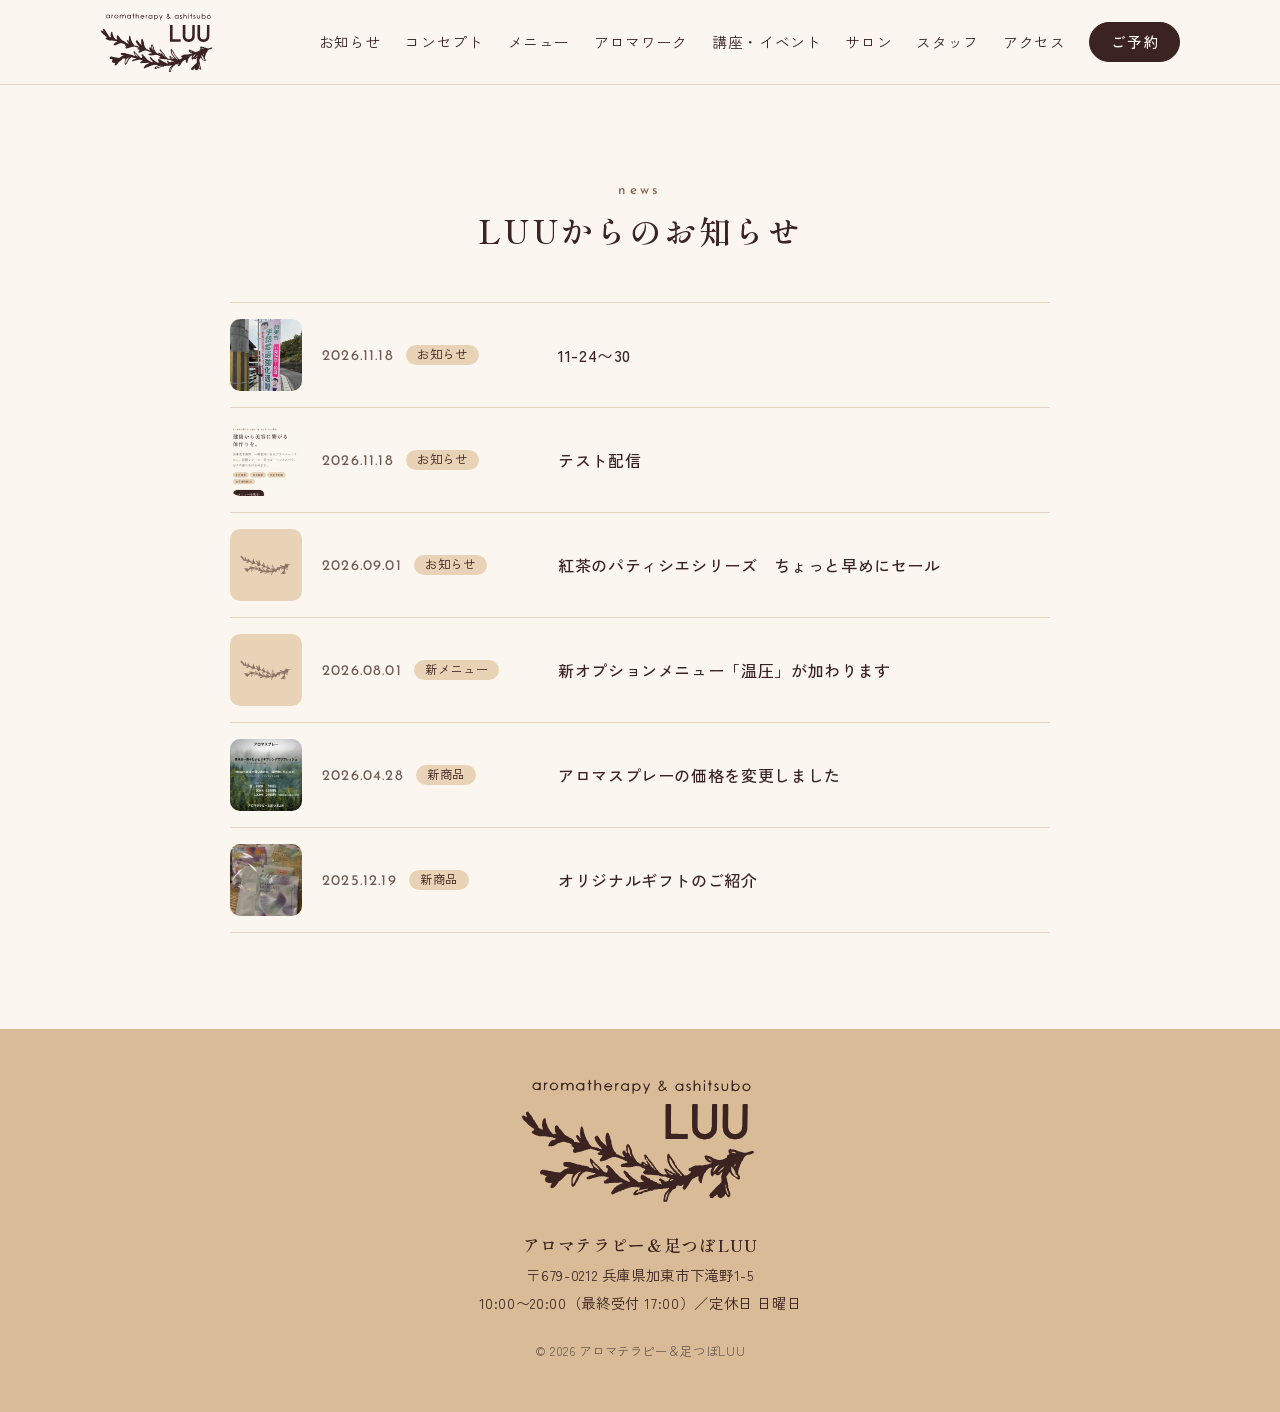
<file: news/index.html>
<!DOCTYPE html><html lang="ja"><head><meta charset="utf-8"><meta name="viewport" content="width=device-width, initial-scale=1"><title>お知らせ｜アロマテラピー＆足つぼLUU</title><meta name="description" content="アロマテラピー＆足つぼLUUからのお知らせ。新メニューや新商品、営業日のご案内です。"><link rel="icon" href="/favicon.svg" type="image/svg+xml"><meta name="theme-color" content="#d9bb97"><meta name="format-detection" content="telephone=no"><link rel="canonical" href="https://luuaroma.jp/news/"><meta property="og:type" content="website"><meta property="og:site_name" content="アロマテラピー＆足つぼLUU"><meta property="og:title" content="お知らせ｜アロマテラピー＆足つぼLUU"><meta property="og:description" content="アロマテラピー＆足つぼLUUからのお知らせ。新メニューや新商品、営業日のご案内です。"><meta property="og:url" content="https://luuaroma.jp/news/"><meta property="og:image" content="https://luuaroma.jp/_astro/hero.NaSrNLpX_Z1aQTb6.jpg"><meta property="og:locale" content="ja_JP"><link rel="stylesheet" href="/_astro/Layout.DkR6UcbA.css"><style>.narrow[data-astro-cid-tvhdzn6t]{max-width:820px}h1[data-astro-cid-tvhdzn6t]{font-size:clamp(1.5rem,3.4vw,2rem)}.empty[data-astro-cid-tvhdzn6t]{text-align:center;color:var(--ink-soft)}
li[data-astro-cid-rqg5okp4]{border-bottom:1px solid var(--line)}li[data-astro-cid-rqg5okp4]:first-child{border-top:1px solid var(--line)}a[data-astro-cid-rqg5okp4]{align-items:center;gap:.25rem 1.25rem;padding-block:1rem;line-height:1.6;text-decoration:none;display:grid}.thumbnails[data-astro-cid-rqg5okp4] a[data-astro-cid-rqg5okp4]{grid-template-columns:72px 1fr}.thumb[data-astro-cid-rqg5okp4]{background:var(--kraft-soft);border-radius:10px;grid-row:span 2;width:72px;height:72px;overflow:hidden}.thumb[data-astro-cid-rqg5okp4] img[data-astro-cid-rqg5okp4]{object-fit:cover;width:100%;height:100%}.thumb[data-astro-cid-rqg5okp4] svg[data-astro-cid-rqg5okp4]{width:100%;height:100%;color:var(--ink);opacity:.55;padding:10px}.meta[data-astro-cid-rqg5okp4]{align-items:center;gap:.75rem;display:flex}time[data-astro-cid-rqg5okp4]{font-family:var(--font-latin);letter-spacing:.08em;color:var(--ink-soft);padding-top:.15em;font-size:.92rem}.category[data-astro-cid-rqg5okp4]{background:var(--kraft-soft);white-space:nowrap;border-radius:999px;padding:0 .7rem;font-size:.78rem}.title[data-astro-cid-rqg5okp4]{font-weight:500}a[data-astro-cid-rqg5okp4]:hover .title[data-astro-cid-rqg5okp4]{text-underline-offset:.25em;text-decoration:underline}@media (width>=720px){a[data-astro-cid-rqg5okp4]{grid-template-columns:13.5em 1fr}.thumbnails[data-astro-cid-rqg5okp4] a[data-astro-cid-rqg5okp4]{grid-template-columns:72px 13.5em 1fr}.thumb[data-astro-cid-rqg5okp4]{grid-row:auto}}
</style></head><body><header class="header" data-astro-cid-nen7h5rs><div class="container inner" data-astro-cid-nen7h5rs><a class="logo" href="/" aria-label="アロマテラピー＆足つぼLUU" data-astro-cid-nen7h5rs><svg viewBox="0 0 3000 1560" aria-hidden="true" data-astro-cid-nen7h5rs="true"><path d="M 863 37 C 861 39 861 43 861 53 C 860 70 858 74 852 74 C 848 74 843 77 842 79 C 841 85 845 89 853 89 C 860 89 860 89 860 127 C 860 169 860 168 867 169 C 873 170 876 168 877 164 C 877 162 877 146 877 128 L 878 95 880 92 C 882 91 884 90 888 89 C 895 88 896 87 896 82 C 896 78 893 76 886 75 C 877 74 877 74 877 56 C 877 37 877 36 869 36 C 865 35 864 35 863 37 M 936 36 C 933 36 931 37 930 39 C 929 42 929 165 930 168 C 931 169 933 170 936 170 C 945 171 946 168 946 139 C 946 118 946 118 949 110 C 953 101 953 100 962 94 C 970 88 979 87 987 92 C 989 93 992 96 992 97 C 992 98 993 100 994 101 C 998 106 998 110 998 138 C 998 168 998 167 1004 171 C 1008 172 1010 171 1013 167 C 1014 164 1014 161 1014 133 L 1014 103 1011 97 C 1009 94 1007 90 1005 89 C 1003 88 1001 85 999 84 C 997 82 995 81 994 81 C 993 81 991 80 989 79 C 987 77 985 76 979 76 C 971 75 967 76 953 86 C 950 88 948 89 947 89 C 946 88 946 79 946 65 L 946 41 943 38 C 942 36 941 35 940 35 C 940 35 938 36 936 36 M 2175 42 C 2171 45 2170 51 2171 70 C 2171 76 2171 101 2170 125 C 2169 175 2169 176 2177 176 C 2186 176 2187 173 2187 146 C 2188 119 2189 113 2198 104 C 2204 97 2208 95 2217 95 C 2223 95 2224 95 2226 97 C 2228 98 2229 99 2231 100 C 2232 100 2234 103 2235 106 L 2238 112 2238 141 C 2237 175 2237 174 2245 176 C 2254 177 2255 172 2255 135 C 2255 109 2255 109 2252 104 C 2251 102 2250 99 2250 98 C 2250 97 2248 95 2242 91 C 2238 88 2234 84 2232 83 C 2224 77 2214 78 2201 87 C 2186 97 2187 97 2187 68 C 2187 48 2186 41 2184 41 C 2183 41 2182 41 2180 40 C 2179 40 2177 41 2175 42 M 2369 43 C 2366 46 2365 51 2366 65 C 2366 74 2362 80 2355 80 C 2350 80 2347 84 2347 89 C 2348 94 2350 95 2357 95 C 2359 95 2362 95 2363 95 C 2364 95 2367 103 2367 105 C 2366 106 2366 122 2366 140 C 2365 173 2365 173 2367 175 C 2370 177 2376 176 2378 174 C 2380 172 2380 171 2380 162 C 2380 156 2380 145 2381 136 C 2381 127 2381 116 2381 111 C 2381 102 2381 102 2384 99 C 2386 96 2388 95 2390 95 C 2394 95 2398 91 2398 86 C 2398 81 2397 80 2391 80 C 2382 80 2381 77 2381 57 L 2381 43 2378 42 C 2374 39 2372 40 2369 43 M 2298 43 C 2294 47 2294 53 2298 57 C 2304 64 2312 64 2316 57 C 2319 51 2319 49 2313 45 C 2308 40 2302 40 2298 43 M 2648 43 C 2647 44 2646 46 2646 50 C 2646 53 2646 74 2645 96 C 2645 118 2645 139 2645 142 C 2645 144 2645 152 2645 160 C 2645 170 2645 173 2647 174 C 2649 177 2655 176 2660 173 C 2667 170 2679 170 2682 174 C 2684 177 2702 178 2712 175 C 2725 171 2736 162 2742 147 C 2744 142 2746 137 2746 136 C 2745 136 2746 131 2746 125 C 2748 115 2747 112 2745 112 C 2744 112 2743 111 2742 109 C 2741 107 2740 105 2739 104 C 2735 100 2731 95 2731 94 C 2731 93 2720 86 2718 86 C 2718 86 2716 85 2715 84 C 2712 81 2704 80 2692 80 C 2685 81 2675 85 2669 91 C 2667 92 2665 93 2664 93 C 2662 93 2662 92 2662 70 C 2662 58 2662 47 2662 45 C 2660 41 2651 40 2648 43 M 1758 46 C 1754 48 1743 60 1743 63 C 1742 71 1743 77 1745 79 C 1746 80 1747 81 1747 82 C 1747 82 1748 83 1750 84 C 1751 85 1752 86 1752 87 C 1752 89 1753 91 1755 93 C 1761 99 1759 103 1745 117 C 1735 126 1735 127 1733 135 C 1729 146 1729 151 1734 160 C 1736 166 1739 169 1742 169 C 1743 169 1745 170 1747 172 C 1750 174 1751 175 1760 175 C 1766 175 1771 175 1773 175 C 1774 176 1776 175 1779 174 C 1795 166 1803 162 1804 160 C 1809 154 1812 155 1825 169 C 1833 177 1840 178 1840 171 C 1840 170 1838 168 1833 164 C 1826 158 1822 154 1822 150 C 1822 149 1824 146 1826 142 C 1831 134 1832 131 1830 128 C 1829 125 1825 126 1822 129 C 1819 131 1810 136 1807 136 C 1806 136 1803 134 1801 131 C 1798 128 1793 124 1791 121 C 1788 119 1786 116 1786 115 C 1786 114 1785 112 1784 111 C 1781 107 1782 102 1789 93 C 1798 81 1800 76 1799 67 C 1798 58 1788 48 1779 47 C 1766 45 1761 45 1758 46 M 1764 61 L 1759 66 1759 72 C 1760 78 1760 80 1762 83 C 1769 93 1770 93 1775 87 C 1781 80 1783 75 1783 68 C 1782 59 1780 57 1773 57 C 1768 57 1768 57 1764 61 M 190 70 C 187 71 172 83 167 88 C 160 95 157 104 157 120 C 157 128 157 133 158 134 C 164 144 183 161 189 163 C 197 164 219 164 222 162 C 225 160 227 159 236 158 C 241 158 241 158 244 161 C 247 165 252 165 256 162 C 259 160 259 165 259 111 L 260 74 258 72 C 254 68 250 68 245 73 C 241 76 241 76 237 76 C 227 74 225 74 223 72 C 221 70 220 70 206 69 C 198 69 191 69 190 70 M 327 72 C 324 74 321 76 321 76 C 319 78 317 77 315 74 C 313 70 305 69 302 72 C 299 74 300 71 299 129 C 299 167 298 166 306 164 C 313 163 313 164 314 134 L 315 107 318 101 C 324 90 334 82 340 82 C 345 82 348 73 344 71 C 339 69 333 69 327 72 M 406 71 C 394 77 380 91 375 101 C 372 109 371 130 374 134 C 375 135 376 138 377 140 C 378 141 381 145 383 148 C 386 150 389 154 391 156 C 393 158 395 159 398 160 C 400 161 404 162 407 164 C 410 166 411 166 424 166 C 436 166 437 166 446 162 C 457 157 465 150 472 137 C 475 130 476 129 476 119 C 476 109 476 107 474 105 C 473 103 472 101 472 100 C 472 98 460 84 458 83 C 457 83 455 81 453 80 C 451 78 449 77 449 77 C 448 77 446 76 444 74 C 440 71 440 71 424 71 C 413 70 408 70 406 71 M 517 73 C 515 75 515 75 514 115 C 514 138 514 158 514 160 C 515 164 519 166 524 166 C 532 167 532 166 532 138 L 532 114 536 106 C 540 97 547 89 552 87 C 557 85 567 86 572 88 C 576 90 578 91 580 96 L 584 102 584 121 C 584 145 585 165 585 166 C 586 167 588 167 590 167 C 593 167 595 167 596 167 C 600 168 601 164 601 138 C 601 116 601 114 603 111 C 604 109 605 107 605 106 C 605 104 614 93 618 90 C 623 86 637 85 642 89 C 644 91 646 92 647 92 C 651 94 652 100 653 133 C 653 168 653 167 660 168 C 664 168 665 168 667 166 C 670 163 671 152 670 117 C 670 96 669 93 660 85 C 648 75 643 72 633 72 C 625 72 624 72 619 75 C 616 77 613 80 611 80 C 609 81 605 84 603 86 C 599 90 599 90 596 88 C 592 86 582 78 578 74 L 574 71 563 71 C 551 72 544 74 538 79 C 536 82 534 81 532 77 C 529 71 521 69 517 73 M 736 74 C 723 79 708 92 702 106 C 698 115 698 131 701 134 C 702 135 703 137 703 139 C 705 145 725 165 729 165 C 730 165 732 166 734 167 C 738 170 760 170 765 168 C 775 164 784 161 785 162 C 786 163 787 165 788 166 C 790 169 791 169 795 169 C 802 169 803 168 804 162 C 805 157 805 77 804 75 C 803 74 800 74 797 74 C 791 74 791 74 788 78 C 784 82 783 83 780 80 C 778 80 776 79 774 79 C 772 79 769 78 766 76 C 761 73 760 73 750 73 C 745 73 739 74 736 74 M 1094 77 C 1084 78 1081 80 1069 90 C 1063 95 1059 99 1059 99 C 1059 99 1058 103 1057 106 C 1054 114 1053 134 1055 138 C 1056 140 1057 143 1058 145 C 1059 148 1061 151 1067 156 C 1071 159 1076 163 1078 165 C 1079 167 1081 168 1082 168 C 1082 168 1085 169 1087 171 C 1090 173 1091 173 1105 173 L 1119 173 1125 170 C 1132 166 1145 155 1147 151 C 1150 147 1149 144 1144 142 C 1139 140 1136 141 1130 147 C 1127 149 1122 153 1119 155 L 1114 158 1102 158 C 1089 158 1089 158 1077 147 C 1068 138 1067 135 1071 129 L 1074 127 1094 127 C 1105 127 1121 127 1130 128 C 1138 128 1146 128 1148 128 C 1154 128 1156 120 1152 115 C 1151 113 1150 111 1150 107 L 1150 102 1140 93 C 1134 89 1128 84 1127 83 C 1125 81 1122 80 1121 79 C 1118 77 1105 76 1094 77 M 1192 81 C 1190 83 1190 85 1190 114 C 1190 174 1190 173 1196 173 C 1203 173 1204 170 1204 140 L 1204 117 1207 110 C 1212 101 1219 93 1223 93 C 1231 93 1237 87 1235 81 C 1233 79 1233 79 1226 79 C 1218 79 1218 79 1213 82 C 1208 87 1206 87 1205 83 C 1202 77 1196 76 1192 81 M 1294 80 C 1286 82 1267 102 1264 110 C 1261 117 1261 138 1264 141 C 1264 142 1266 145 1267 147 C 1268 151 1269 153 1272 154 C 1273 155 1276 158 1279 161 C 1281 163 1284 166 1286 167 C 1288 167 1291 169 1292 171 C 1295 173 1295 174 1310 173 C 1319 173 1326 173 1328 172 C 1329 172 1332 171 1334 171 C 1336 170 1339 169 1341 167 C 1345 164 1347 165 1348 169 C 1350 174 1355 176 1359 172 L 1362 170 1362 126 C 1362 98 1362 82 1361 81 C 1361 81 1359 80 1356 79 C 1352 79 1352 79 1348 83 C 1344 87 1341 88 1336 86 C 1335 85 1333 84 1331 84 C 1330 84 1328 83 1327 81 L 1324 78 1311 78 C 1302 78 1297 79 1294 80 M 1447 80 C 1445 80 1441 81 1439 83 C 1437 84 1435 85 1434 85 C 1433 85 1430 86 1428 88 C 1424 90 1424 90 1422 89 C 1422 87 1421 86 1421 85 C 1421 81 1419 80 1414 80 C 1405 80 1406 74 1406 145 C 1406 216 1405 210 1413 210 C 1421 210 1421 209 1421 187 C 1422 162 1424 159 1434 167 C 1442 173 1447 175 1460 175 C 1470 175 1471 175 1474 173 C 1476 171 1480 169 1483 168 C 1490 164 1500 154 1504 146 C 1508 137 1510 118 1506 115 C 1505 113 1504 111 1503 109 C 1502 107 1500 103 1497 100 C 1494 97 1492 95 1492 94 C 1492 94 1490 92 1488 92 C 1485 91 1483 89 1481 88 C 1480 87 1478 85 1477 85 C 1476 84 1474 83 1472 82 C 1470 79 1457 79 1447 80 M 1543 80 C 1538 82 1538 87 1543 92 C 1545 95 1546 96 1546 100 C 1546 103 1547 106 1549 109 C 1551 112 1552 116 1553 118 C 1553 121 1555 124 1556 126 C 1557 127 1558 130 1558 133 C 1558 136 1559 138 1561 140 C 1562 142 1563 144 1563 145 C 1563 146 1564 147 1565 148 C 1566 149 1567 150 1567 151 C 1567 152 1568 155 1569 156 C 1574 163 1573 173 1566 180 C 1563 184 1561 189 1561 193 C 1561 194 1560 196 1560 198 C 1555 206 1557 211 1563 211 C 1568 211 1573 206 1576 198 C 1580 187 1587 172 1593 161 C 1596 154 1601 145 1602 140 C 1606 130 1611 119 1612 119 C 1612 118 1613 117 1613 115 C 1614 114 1615 112 1616 110 C 1618 108 1625 85 1625 82 C 1625 81 1623 81 1620 81 C 1612 81 1608 85 1604 100 C 1602 106 1593 125 1591 128 C 1590 129 1588 132 1587 134 C 1585 139 1582 143 1580 143 C 1578 143 1576 139 1575 133 C 1575 128 1574 127 1572 126 C 1571 125 1570 124 1570 123 C 1570 123 1569 121 1567 118 C 1564 114 1561 107 1560 101 C 1559 95 1550 79 1547 79 C 1546 79 1544 80 1543 80 M 2446 81 C 2444 82 2440 86 2437 89 L 2431 96 2430 106 C 2430 115 2430 116 2432 117 C 2435 119 2441 124 2443 128 C 2444 130 2445 131 2446 131 C 2447 130 2449 131 2451 132 C 2452 134 2455 135 2456 135 C 2457 135 2460 137 2462 140 C 2468 146 2468 150 2463 156 C 2456 163 2450 164 2440 159 C 2432 155 2428 155 2425 160 C 2423 164 2424 166 2428 166 C 2430 166 2432 167 2433 168 C 2434 169 2435 170 2436 170 C 2437 170 2440 171 2443 173 C 2453 180 2472 175 2480 163 C 2485 156 2486 145 2482 140 C 2481 139 2480 137 2480 136 C 2480 132 2478 130 2475 130 C 2473 130 2471 129 2470 129 C 2468 127 2455 120 2454 120 C 2453 120 2450 118 2448 116 C 2441 110 2443 101 2453 96 C 2457 94 2468 96 2473 99 C 2477 102 2481 101 2482 99 C 2484 95 2478 89 2472 87 C 2470 86 2467 84 2466 83 C 2463 79 2451 78 2446 81 M 1971 83 C 1962 88 1947 103 1944 111 C 1941 120 1940 141 1943 143 C 1944 144 1945 146 1946 148 C 1947 153 1962 167 1970 171 C 1973 173 1976 174 1976 175 C 1977 176 1982 176 1990 176 C 2001 176 2003 176 2007 174 C 2010 172 2013 171 2013 171 C 2014 171 2017 170 2019 168 C 2025 166 2027 166 2027 169 C 2027 173 2029 175 2033 175 C 2042 175 2042 174 2042 131 C 2042 111 2042 93 2042 90 C 2042 83 2041 81 2035 81 C 2031 81 2028 83 2024 89 L 2022 91 2018 89 C 2016 87 2014 86 2012 87 C 2011 87 2009 86 2008 84 C 2002 79 1981 78 1971 83 M 2097 81 C 2094 83 2085 93 2082 97 C 2081 100 2080 103 2080 108 L 2080 114 2087 121 C 2095 130 2095 130 2098 130 C 2100 130 2102 131 2103 133 C 2105 134 2108 137 2111 138 C 2123 142 2122 155 2108 161 L 2103 163 2099 161 C 2096 160 2093 159 2092 159 C 2090 159 2088 158 2087 157 C 2083 154 2081 155 2078 159 C 2075 163 2076 165 2080 166 C 2081 167 2084 168 2085 169 C 2087 169 2089 170 2090 170 C 2091 170 2093 171 2094 173 C 2099 178 2119 176 2127 169 C 2136 162 2140 147 2135 141 C 2134 140 2133 138 2133 137 C 2133 135 2128 131 2122 128 C 2119 126 2116 125 2115 124 C 2114 123 2112 122 2111 122 C 2109 122 2099 115 2098 113 C 2096 110 2097 106 2100 101 C 2106 94 2110 93 2121 99 C 2128 102 2128 102 2131 101 C 2132 100 2134 99 2134 97 C 2134 95 2128 87 2126 87 C 2125 87 2123 85 2121 84 C 2117 80 2117 80 2108 80 C 2103 80 2098 81 2097 81 M 2818 81 C 2812 82 2805 86 2795 95 C 2783 107 2781 112 2780 131 C 2780 142 2780 144 2782 145 C 2782 146 2784 148 2785 149 C 2786 151 2789 155 2792 158 C 2795 161 2798 165 2798 166 C 2799 167 2801 169 2803 169 C 2805 170 2808 171 2809 173 C 2812 176 2820 177 2835 177 C 2852 177 2869 165 2878 147 C 2882 137 2883 119 2879 114 C 2877 113 2876 110 2876 108 C 2875 105 2861 90 2857 89 C 2856 88 2853 87 2850 85 C 2845 81 2845 81 2833 81 C 2827 80 2820 80 2818 81 M 2299 84 C 2297 86 2297 87 2298 92 C 2299 99 2299 115 2298 145 C 2298 169 2298 170 2300 173 C 2302 176 2308 177 2311 174 C 2312 172 2313 170 2313 129 C 2313 80 2313 82 2306 81 C 2302 81 2301 81 2299 84 M 2521 83 C 2519 85 2519 86 2520 90 C 2520 92 2520 105 2520 118 C 2520 137 2520 143 2521 145 C 2522 147 2524 152 2525 156 C 2527 164 2530 168 2533 168 C 2534 168 2535 169 2537 170 C 2538 171 2540 172 2541 172 C 2542 172 2544 173 2546 174 C 2549 176 2551 176 2560 176 C 2570 176 2570 176 2578 172 C 2582 170 2586 168 2586 168 C 2589 168 2596 160 2596 156 C 2597 154 2598 150 2600 148 C 2602 143 2602 143 2602 113 C 2602 80 2602 81 2596 81 C 2588 81 2588 81 2588 112 C 2588 143 2588 143 2581 152 C 2573 160 2569 162 2559 161 C 2554 161 2549 160 2548 160 C 2545 158 2539 151 2538 148 C 2538 147 2537 145 2536 144 C 2535 142 2535 138 2535 113 C 2535 97 2534 84 2534 83 C 2532 80 2524 80 2521 83 M 196 84 C 187 88 179 96 174 106 C 172 110 172 112 172 120 L 173 130 178 137 C 182 141 186 145 190 148 C 196 151 196 151 206 151 C 217 151 227 147 232 141 C 243 129 247 113 241 107 C 239 105 238 103 238 100 C 237 98 236 96 235 94 C 233 93 232 92 231 91 C 229 88 221 84 213 84 C 208 83 204 83 204 83 C 203 82 200 83 196 84 M 414 85 C 397 92 392 100 390 119 C 389 128 389 129 392 132 C 393 134 394 136 394 136 C 394 137 395 139 396 140 C 397 141 399 143 400 144 C 402 150 426 155 435 151 C 437 151 439 149 441 148 C 443 146 445 145 446 145 C 448 144 457 132 459 127 C 461 121 460 112 457 106 C 455 102 454 99 454 99 C 454 96 449 92 442 88 C 434 84 420 83 414 85 M 740 90 C 737 91 734 92 734 92 C 730 92 725 98 721 105 C 718 112 717 113 717 123 C 717 131 717 133 718 134 C 719 134 720 136 721 138 C 723 144 729 150 737 153 C 745 156 759 156 763 154 C 764 153 767 152 768 152 C 772 151 778 144 783 136 C 790 123 787 103 776 95 C 773 94 770 92 769 92 C 769 92 766 91 764 90 C 756 87 746 87 740 90 M 1100 92 C 1091 92 1085 96 1077 103 C 1073 107 1072 110 1072 111 L 1073 114 1101 114 C 1122 114 1131 114 1132 113 C 1136 110 1134 102 1128 98 C 1123 95 1110 91 1108 91 C 1106 91 1103 92 1100 92 M 1308 93 C 1305 93 1303 94 1295 98 C 1290 100 1287 103 1282 113 C 1278 121 1278 121 1278 129 C 1279 136 1279 137 1283 145 C 1288 153 1291 156 1294 156 C 1295 156 1297 157 1298 158 C 1302 161 1320 161 1325 158 C 1326 157 1328 156 1329 156 C 1331 156 1339 147 1344 140 C 1347 134 1347 133 1347 125 C 1347 119 1347 117 1346 115 C 1345 114 1344 112 1343 110 C 1343 107 1340 104 1331 98 C 1324 93 1316 91 1308 93 M 1442 97 C 1429 104 1423 113 1422 128 C 1422 139 1425 146 1433 153 C 1443 162 1458 164 1470 158 C 1475 156 1486 144 1489 138 C 1492 130 1489 111 1484 107 C 1483 107 1481 105 1480 102 C 1478 99 1476 98 1475 98 C 1473 98 1471 97 1470 96 C 1468 93 1467 93 1459 93 C 1450 93 1449 93 1442 97 M 1986 95 C 1979 96 1969 102 1965 107 C 1958 116 1956 132 1960 141 C 1967 155 1969 158 1973 158 C 1975 158 1977 159 1978 160 C 1982 163 1998 163 2002 160 C 2004 159 2006 158 2007 158 C 2010 158 2017 151 2021 145 C 2027 137 2030 121 2026 117 C 2025 116 2023 113 2023 111 C 2020 106 2013 99 2009 98 C 2008 98 2006 97 2005 96 C 2003 95 1993 94 1986 95 M 2684 97 C 2673 102 2668 107 2666 116 C 2665 117 2664 119 2663 120 C 2661 123 2661 137 2664 142 C 2665 144 2666 147 2666 148 C 2666 148 2667 149 2668 149 C 2668 149 2669 150 2670 151 C 2671 154 2674 156 2682 160 C 2688 163 2689 163 2695 162 C 2721 160 2737 139 2730 115 C 2728 109 2722 101 2717 100 C 2716 100 2713 99 2710 97 C 2705 94 2692 94 2684 97 M 2820 98 C 2807 103 2804 107 2799 120 C 2796 129 2798 143 2804 150 C 2805 151 2807 153 2807 154 C 2808 155 2810 156 2812 157 C 2813 157 2816 158 2818 160 C 2823 163 2835 163 2844 160 C 2851 157 2859 149 2863 141 C 2866 135 2866 134 2866 127 C 2866 121 2865 117 2864 116 C 2863 115 2862 113 2861 111 C 2859 104 2846 96 2834 95 C 2828 95 2827 95 2820 98 M 1760 123 C 1747 135 1745 139 1745 147 C 1747 157 1753 162 1766 162 C 1773 162 1775 162 1780 159 C 1783 157 1788 155 1790 153 C 1800 148 1800 144 1791 135 C 1788 131 1782 125 1779 121 C 1776 116 1773 113 1772 113 C 1771 113 1765 117 1760 123 M 1875 338 C 1875 338 1863 338 1849 338 C 1826 338 1824 338 1822 340 L 1820 342 1819 442 C 1819 497 1819 542 1819 544 C 1819 545 1819 561 1819 579 C 1819 597 1819 648 1819 691 C 1818 735 1819 770 1819 771 C 1820 773 1821 774 1822 775 C 1824 775 2051 777 2081 776 C 2100 776 2098 779 2098 743 C 2098 716 2098 715 2096 713 L 2094 711 1999 711 C 1886 711 1890 711 1889 707 C 1888 706 1888 678 1888 639 C 1888 603 1888 554 1888 530 C 1889 485 1889 393 1889 362 C 1889 342 1888 340 1882 339 C 1880 338 1878 338 1877 337 C 1876 337 1875 337 1875 338 M 2160 339 C 2155 340 2154 341 2153 344 C 2152 346 2150 385 2151 396 C 2151 398 2151 452 2151 516 C 2151 628 2151 632 2153 636 C 2155 640 2155 643 2155 653 C 2155 663 2155 666 2157 669 C 2158 671 2159 674 2159 678 C 2159 682 2159 684 2161 684 C 2161 685 2162 686 2162 688 C 2162 690 2163 692 2164 693 C 2164 695 2165 696 2165 698 C 2165 699 2166 701 2168 703 C 2169 704 2172 707 2173 710 C 2175 714 2186 725 2196 734 C 2199 736 2202 740 2203 741 C 2205 745 2216 754 2219 754 C 2221 754 2228 759 2234 765 C 2235 766 2238 767 2241 768 C 2243 768 2245 769 2246 770 C 2248 770 2250 771 2252 771 C 2254 771 2257 772 2259 773 C 2261 774 2265 775 2272 776 C 2278 776 2283 777 2285 778 C 2291 781 2322 781 2330 778 C 2332 777 2338 776 2342 776 C 2357 775 2374 769 2384 762 C 2385 761 2390 758 2395 756 C 2402 752 2406 749 2421 734 C 2430 725 2438 716 2439 714 C 2440 713 2441 710 2443 709 C 2446 703 2454 687 2454 683 C 2455 679 2456 677 2460 667 C 2462 662 2462 657 2464 538 C 2464 475 2464 472 2464 459 C 2464 454 2464 427 2464 397 C 2465 347 2465 344 2463 342 C 2461 340 2461 339 2433 339 L 2405 339 2403 341 C 2401 343 2401 345 2401 358 C 2400 377 2399 450 2398 544 L 2398 621 2395 627 C 2393 632 2392 636 2392 642 C 2391 647 2390 653 2389 655 C 2386 668 2385 671 2382 674 C 2381 677 2377 681 2373 684 C 2369 687 2365 691 2363 693 C 2359 698 2351 702 2339 705 C 2336 707 2331 708 2329 709 C 2325 712 2285 712 2282 710 C 2281 709 2278 708 2276 707 C 2273 707 2270 706 2269 705 C 2268 705 2265 704 2264 704 C 2261 703 2258 700 2243 685 C 2234 675 2232 673 2232 669 C 2232 668 2230 665 2229 662 C 2225 658 2225 656 2225 651 C 2225 646 2225 645 2222 642 L 2220 639 2220 615 C 2220 583 2221 380 2222 359 C 2222 338 2224 339 2199 339 C 2174 338 2164 338 2160 339 M 2541 340 C 2539 340 2537 341 2536 342 C 2535 344 2535 341 2534 469 C 2533 508 2533 545 2532 551 C 2532 556 2532 577 2532 598 L 2532 635 2535 637 C 2537 639 2537 640 2537 651 C 2537 659 2538 664 2539 667 C 2539 669 2540 673 2541 676 C 2541 680 2542 684 2544 686 C 2545 688 2546 690 2546 691 C 2546 692 2547 693 2548 695 C 2549 696 2550 698 2550 699 C 2550 706 2555 714 2560 714 C 2560 714 2561 714 2561 715 C 2561 716 2569 726 2574 730 C 2583 740 2586 742 2588 745 C 2589 747 2592 749 2595 751 C 2598 752 2602 754 2603 755 C 2605 756 2607 758 2609 759 C 2611 763 2619 767 2625 768 C 2629 769 2637 772 2640 773 C 2641 774 2647 775 2653 776 C 2658 777 2664 778 2666 779 C 2670 781 2704 781 2711 779 C 2713 778 2720 777 2726 776 C 2731 776 2738 774 2741 773 C 2747 771 2764 763 2767 761 C 2768 760 2771 758 2773 757 C 2775 756 2779 754 2782 753 C 2786 751 2791 746 2798 738 C 2799 737 2803 732 2808 728 C 2813 723 2817 719 2818 718 C 2818 716 2819 715 2820 714 C 2822 711 2834 688 2835 684 C 2835 682 2836 678 2837 676 C 2843 660 2843 662 2843 609 C 2844 585 2844 565 2844 564 C 2845 563 2846 462 2846 394 L 2847 343 2844 341 C 2840 339 2795 338 2788 340 C 2782 341 2782 339 2782 402 C 2781 434 2781 473 2780 489 C 2780 504 2780 535 2779 557 C 2779 615 2779 618 2778 620 C 2776 622 2774 637 2774 640 C 2775 645 2773 654 2770 658 C 2769 659 2768 663 2767 665 C 2766 668 2765 671 2765 673 C 2763 676 2740 698 2736 700 C 2731 702 2728 703 2725 706 C 2722 707 2719 708 2718 708 C 2716 708 2713 709 2710 709 C 2703 712 2667 712 2663 709 C 2658 707 2649 704 2646 704 C 2644 704 2640 700 2631 691 C 2619 679 2618 677 2613 666 C 2608 657 2607 655 2607 650 C 2607 646 2607 645 2605 642 L 2602 638 2602 557 C 2603 512 2603 460 2604 442 C 2604 423 2604 394 2604 378 C 2604 341 2604 343 2602 341 C 2600 339 2599 339 2572 339 C 2557 339 2543 340 2541 340 M 88 435 C 82 438 79 440 76 447 C 72 457 74 466 80 475 C 82 477 83 479 83 483 C 83 486 84 488 85 490 C 88 492 90 504 88 504 C 88 504 85 503 82 501 C 78 499 75 498 74 498 C 73 498 69 495 65 492 C 60 487 57 485 55 485 C 53 485 50 484 47 482 L 42 480 37 482 C 32 484 26 490 24 495 C 22 500 27 514 34 521 C 37 524 40 528 40 530 C 41 534 52 546 56 547 C 57 547 59 548 60 550 C 62 555 65 558 69 559 C 73 560 77 564 77 567 C 77 569 95 589 99 591 C 100 592 103 594 104 596 C 105 597 107 600 109 600 C 111 601 114 603 116 605 C 118 607 121 608 122 608 C 123 608 125 609 126 610 C 127 611 129 614 131 615 C 132 617 134 620 135 622 C 136 624 137 627 138 627 C 139 627 141 628 143 629 C 144 630 147 631 148 631 C 150 631 160 637 164 642 C 166 645 168 646 171 647 C 176 647 177 649 178 653 C 179 661 174 667 163 671 C 155 674 153 676 149 685 C 144 697 147 705 158 706 C 160 707 164 708 166 708 C 167 709 170 711 172 711 C 176 713 181 717 185 721 C 187 723 189 724 191 724 C 194 724 198 726 203 728 C 207 730 212 731 216 732 C 220 732 224 733 227 735 C 229 737 232 738 232 738 C 233 738 235 739 237 740 C 241 742 243 742 258 742 C 267 742 277 742 281 742 C 302 742 332 744 334 745 C 336 746 341 747 347 748 C 353 748 359 750 361 751 C 364 752 372 752 379 750 C 382 749 383 749 386 751 C 388 753 389 753 393 752 C 398 752 399 752 401 754 C 403 755 405 756 407 756 C 409 756 411 757 413 759 C 416 760 417 761 421 761 C 425 761 428 762 431 764 C 433 765 437 766 439 766 C 447 766 452 777 444 778 C 442 778 438 780 435 781 C 431 783 426 784 423 784 C 418 785 414 786 408 789 C 403 792 395 795 392 797 C 383 801 380 804 377 809 C 376 811 373 814 372 816 C 366 822 363 828 357 847 C 353 859 353 861 358 865 L 361 867 382 867 C 402 866 403 866 411 863 C 415 861 420 859 423 858 C 425 857 430 855 435 853 C 439 851 444 849 446 848 C 448 848 451 846 455 841 C 460 837 463 834 468 832 C 472 830 476 828 477 827 C 479 827 481 826 483 826 C 484 826 489 825 493 824 C 497 822 503 820 507 819 C 515 817 526 813 531 811 C 532 810 537 809 541 809 C 548 808 549 808 552 810 C 555 813 556 813 562 812 C 567 812 568 812 570 813 C 573 816 579 818 581 818 C 583 817 584 817 585 819 C 586 821 587 821 595 821 C 603 821 604 821 611 825 C 623 831 625 832 626 833 C 627 834 629 835 630 835 C 632 835 633 835 634 836 C 634 837 635 837 636 836 C 642 835 644 839 645 849 C 645 853 646 858 647 863 L 650 870 656 871 C 661 871 662 872 663 875 C 664 879 665 880 669 880 C 671 880 679 885 679 887 C 680 887 678 891 675 894 C 672 897 668 903 666 906 C 663 913 663 914 663 925 L 663 936 666 940 C 669 943 670 944 673 944 C 676 944 678 945 680 946 C 684 950 691 951 698 947 C 703 945 705 944 714 944 C 723 944 726 943 729 942 C 739 937 742 936 750 935 C 757 934 760 933 767 931 C 772 928 777 927 783 926 C 789 925 791 925 796 921 C 800 917 802 917 808 916 C 813 916 818 914 821 913 C 830 909 835 908 839 910 C 842 911 847 910 848 907 C 849 907 852 905 855 904 C 860 901 861 901 864 902 C 867 903 869 903 873 901 C 881 898 887 897 892 900 C 894 901 899 902 903 903 C 907 903 913 905 915 906 C 918 908 920 908 923 907 C 926 907 927 907 929 909 C 931 910 932 911 933 911 C 933 911 936 912 939 914 C 943 916 945 916 949 915 C 955 915 962 918 967 923 C 970 926 970 926 979 926 C 988 926 989 926 990 928 C 991 929 993 930 995 931 C 1000 931 1007 936 1007 938 C 1007 941 1003 942 996 942 C 990 942 983 944 982 947 C 981 948 980 948 978 948 C 973 948 971 951 971 959 C 971 967 973 970 977 970 C 980 970 982 971 984 973 C 987 975 988 975 997 975 C 1006 975 1009 975 1012 977 C 1016 979 1017 979 1022 979 C 1034 977 1034 985 1023 998 C 1020 1001 1016 1007 1015 1009 C 1013 1011 1010 1016 1007 1019 C 998 1030 996 1040 1001 1046 C 1002 1048 1004 1051 1005 1053 L 1006 1057 1012 1057 C 1017 1056 1022 1055 1035 1051 C 1038 1050 1044 1048 1048 1047 C 1057 1045 1071 1040 1075 1037 C 1077 1036 1080 1034 1083 1034 C 1090 1033 1093 1031 1098 1027 C 1100 1025 1104 1023 1106 1022 C 1109 1021 1112 1020 1114 1019 C 1116 1018 1119 1017 1121 1017 C 1123 1017 1126 1015 1131 1012 C 1138 1006 1139 1006 1144 1006 C 1148 1006 1151 1005 1154 1003 C 1158 1001 1160 1000 1163 1001 C 1165 1001 1169 1001 1171 1000 C 1175 999 1176 999 1179 1000 C 1181 1002 1183 1002 1187 1001 C 1193 1001 1210 1003 1212 1005 C 1214 1005 1216 1006 1217 1006 C 1218 1006 1221 1007 1223 1009 C 1225 1010 1228 1011 1230 1011 C 1232 1011 1234 1012 1236 1014 C 1238 1015 1240 1016 1244 1016 C 1247 1016 1249 1017 1251 1018 C 1252 1019 1254 1020 1255 1020 C 1255 1020 1257 1021 1258 1022 C 1259 1023 1263 1024 1266 1024 C 1269 1025 1272 1026 1274 1027 C 1275 1028 1279 1029 1282 1029 C 1287 1029 1288 1030 1290 1034 C 1293 1038 1294 1038 1297 1038 C 1300 1038 1302 1039 1305 1041 C 1309 1046 1312 1047 1315 1047 C 1317 1047 1319 1048 1320 1049 C 1321 1050 1323 1051 1326 1051 C 1328 1051 1330 1052 1331 1053 C 1332 1053 1333 1054 1334 1054 C 1334 1054 1337 1056 1339 1058 C 1342 1060 1344 1061 1347 1061 C 1350 1061 1351 1061 1351 1063 C 1353 1068 1348 1071 1334 1071 C 1326 1071 1325 1071 1314 1077 C 1304 1082 1303 1082 1297 1082 C 1290 1082 1282 1084 1278 1087 C 1276 1088 1273 1090 1270 1091 C 1264 1093 1264 1094 1261 1099 C 1256 1109 1259 1115 1270 1121 C 1277 1124 1277 1124 1289 1124 C 1298 1124 1301 1124 1303 1126 C 1304 1127 1306 1127 1309 1127 C 1311 1126 1318 1127 1326 1128 C 1342 1130 1374 1129 1381 1127 C 1384 1126 1391 1125 1398 1124 C 1407 1124 1412 1123 1415 1121 C 1418 1120 1422 1119 1424 1119 C 1426 1119 1431 1118 1436 1115 C 1442 1112 1444 1112 1446 1113 C 1447 1114 1456 1114 1468 1115 C 1481 1115 1487 1116 1488 1116 C 1489 1117 1493 1118 1497 1119 C 1503 1119 1505 1120 1507 1122 C 1513 1128 1518 1132 1522 1132 C 1525 1133 1529 1135 1533 1137 C 1537 1139 1541 1141 1545 1141 C 1550 1141 1550 1142 1551 1145 C 1553 1148 1553 1149 1559 1151 C 1572 1155 1572 1161 1558 1169 C 1556 1171 1553 1172 1552 1172 C 1550 1172 1546 1176 1542 1183 C 1536 1192 1536 1194 1545 1203 C 1550 1208 1554 1212 1559 1215 L 1565 1218 1579 1218 C 1592 1218 1593 1218 1596 1221 C 1600 1223 1600 1223 1618 1223 C 1628 1222 1639 1223 1642 1223 C 1644 1224 1649 1224 1652 1224 C 1655 1225 1659 1225 1659 1226 C 1660 1227 1669 1227 1692 1227 C 1722 1227 1725 1227 1728 1229 C 1729 1230 1733 1231 1735 1232 C 1737 1232 1739 1233 1740 1234 C 1741 1234 1743 1235 1745 1236 C 1747 1236 1750 1238 1751 1239 C 1753 1240 1755 1241 1761 1241 C 1767 1241 1770 1242 1772 1243 C 1773 1245 1776 1245 1794 1245 L 1814 1245 1821 1248 C 1825 1251 1830 1252 1833 1252 C 1835 1253 1838 1254 1841 1255 C 1843 1257 1846 1258 1847 1258 C 1848 1258 1850 1259 1852 1260 C 1854 1262 1856 1262 1861 1262 C 1872 1262 1873 1263 1869 1275 C 1867 1281 1866 1283 1862 1287 C 1860 1289 1854 1294 1850 1298 C 1840 1308 1840 1308 1823 1307 C 1808 1306 1805 1304 1805 1298 C 1805 1295 1802 1292 1798 1292 C 1796 1292 1794 1291 1791 1287 C 1788 1283 1787 1283 1784 1283 C 1778 1285 1775 1283 1772 1278 C 1769 1273 1766 1271 1758 1266 C 1752 1262 1735 1279 1736 1289 C 1736 1291 1738 1292 1741 1294 C 1743 1296 1745 1298 1745 1298 C 1745 1301 1748 1302 1754 1303 C 1763 1304 1764 1305 1761 1312 C 1757 1318 1757 1322 1761 1326 C 1762 1329 1764 1330 1766 1330 C 1769 1330 1770 1331 1772 1337 C 1774 1342 1774 1342 1772 1344 C 1769 1347 1767 1346 1765 1342 C 1763 1338 1761 1337 1757 1337 C 1755 1337 1753 1336 1751 1336 C 1750 1335 1747 1334 1745 1334 C 1743 1334 1736 1333 1731 1331 C 1723 1329 1721 1328 1718 1325 C 1713 1320 1702 1314 1698 1314 C 1695 1314 1690 1312 1687 1308 C 1685 1307 1683 1306 1680 1306 C 1675 1306 1669 1302 1663 1296 C 1662 1294 1660 1293 1658 1293 C 1656 1293 1652 1292 1649 1291 C 1645 1289 1641 1288 1638 1288 C 1631 1288 1630 1287 1629 1280 C 1628 1273 1619 1266 1608 1266 C 1604 1266 1603 1265 1591 1255 C 1588 1253 1584 1250 1582 1249 C 1580 1249 1578 1247 1577 1246 C 1575 1245 1573 1244 1571 1244 C 1568 1243 1566 1242 1564 1239 C 1561 1236 1560 1236 1557 1235 C 1553 1235 1552 1235 1548 1231 C 1546 1229 1543 1227 1540 1226 C 1538 1226 1536 1224 1534 1224 C 1532 1222 1525 1221 1523 1223 C 1521 1224 1513 1236 1510 1242 C 1505 1254 1508 1272 1518 1282 C 1521 1285 1524 1289 1525 1290 C 1527 1292 1529 1293 1531 1294 C 1540 1296 1546 1300 1546 1303 C 1546 1309 1544 1310 1528 1311 C 1516 1311 1513 1312 1510 1314 C 1507 1315 1505 1316 1498 1316 C 1478 1315 1478 1315 1477 1312 C 1476 1311 1475 1308 1473 1307 C 1472 1306 1470 1303 1469 1302 C 1468 1300 1466 1298 1459 1296 C 1452 1293 1448 1291 1445 1288 C 1443 1286 1440 1283 1438 1282 C 1436 1281 1431 1278 1428 1275 C 1424 1272 1420 1270 1419 1270 C 1419 1270 1414 1266 1409 1261 C 1404 1256 1398 1250 1396 1247 C 1392 1244 1389 1242 1387 1241 C 1384 1241 1378 1236 1378 1232 C 1377 1230 1375 1228 1369 1226 C 1366 1224 1365 1224 1365 1221 C 1365 1218 1362 1212 1354 1206 C 1351 1202 1348 1198 1347 1196 C 1346 1192 1344 1190 1339 1190 C 1335 1189 1330 1185 1328 1181 C 1327 1178 1326 1177 1323 1177 C 1321 1177 1319 1176 1318 1175 C 1313 1171 1304 1168 1301 1170 C 1296 1173 1295 1177 1295 1190 C 1295 1203 1295 1203 1298 1205 C 1301 1209 1304 1209 1308 1209 C 1312 1207 1313 1209 1312 1218 L 1312 1225 1315 1226 C 1318 1228 1318 1229 1321 1237 C 1323 1244 1327 1249 1331 1250 C 1333 1251 1336 1253 1338 1255 C 1339 1256 1342 1258 1343 1259 C 1346 1260 1351 1269 1351 1272 C 1351 1274 1356 1278 1360 1281 C 1364 1282 1365 1283 1365 1286 C 1365 1288 1367 1290 1368 1291 C 1369 1293 1370 1295 1370 1296 C 1371 1298 1372 1299 1374 1300 C 1376 1300 1377 1303 1374 1306 C 1371 1309 1357 1309 1351 1306 C 1349 1305 1347 1304 1346 1304 C 1345 1304 1343 1303 1341 1301 C 1339 1299 1337 1298 1334 1298 C 1332 1298 1330 1297 1329 1297 C 1328 1296 1327 1295 1326 1295 C 1322 1295 1316 1292 1309 1287 C 1306 1284 1302 1282 1300 1282 C 1296 1282 1291 1279 1285 1273 C 1281 1270 1277 1267 1275 1266 C 1269 1264 1260 1258 1258 1255 C 1256 1253 1254 1252 1252 1251 C 1249 1250 1246 1249 1245 1248 C 1242 1245 1228 1228 1228 1227 C 1228 1226 1217 1215 1215 1215 C 1214 1215 1211 1213 1209 1210 C 1206 1207 1204 1206 1201 1205 C 1195 1204 1192 1200 1192 1194 C 1192 1189 1192 1188 1189 1186 C 1181 1180 1169 1166 1166 1162 C 1164 1159 1162 1155 1161 1153 C 1158 1149 1137 1131 1133 1129 C 1131 1128 1129 1126 1128 1124 C 1127 1120 1124 1117 1120 1114 C 1118 1114 1115 1111 1113 1109 C 1111 1107 1109 1106 1107 1106 C 1106 1106 1103 1105 1102 1104 C 1097 1101 1088 1101 1084 1102 C 1078 1105 1077 1108 1076 1119 L 1076 1129 1080 1132 C 1083 1134 1086 1137 1089 1138 C 1094 1141 1098 1148 1099 1159 C 1099 1167 1099 1169 1092 1178 C 1091 1181 1089 1185 1089 1187 C 1087 1194 1077 1200 1074 1195 C 1073 1194 1072 1193 1069 1193 C 1065 1192 1054 1187 1053 1184 C 1052 1183 1051 1183 1049 1183 C 1048 1183 1045 1182 1044 1181 C 1043 1180 1040 1178 1038 1176 C 1036 1175 1034 1173 1033 1170 C 1030 1162 1023 1154 1010 1145 C 1009 1144 1007 1142 1007 1140 C 1006 1138 1004 1135 1002 1134 C 998 1132 993 1127 993 1124 C 992 1123 991 1122 990 1121 C 989 1120 987 1118 986 1116 C 984 1112 984 1112 979 1112 C 974 1112 971 1109 969 1103 C 968 1098 959 1090 953 1087 C 947 1085 943 1080 941 1075 C 939 1070 938 1069 934 1068 C 930 1066 923 1061 921 1059 C 918 1055 914 1046 914 1044 C 914 1041 911 1039 908 1039 C 906 1039 903 1037 897 1029 C 888 1020 887 1020 883 1020 C 879 1020 879 1019 872 1031 C 869 1035 870 1037 873 1044 C 876 1048 877 1052 877 1056 C 878 1059 879 1064 880 1067 C 882 1070 883 1074 883 1075 C 884 1076 885 1079 886 1080 C 887 1081 888 1083 888 1085 C 888 1088 890 1093 893 1095 C 894 1096 895 1099 896 1100 C 897 1105 899 1108 904 1111 C 910 1115 911 1116 911 1124 C 911 1127 912 1131 913 1132 C 914 1135 914 1138 912 1140 C 910 1142 900 1143 897 1140 C 895 1139 892 1139 885 1139 C 877 1139 875 1139 873 1137 C 869 1135 862 1127 861 1124 C 860 1121 856 1119 853 1120 C 852 1121 850 1120 849 1119 C 847 1117 844 1117 838 1116 C 834 1116 829 1114 826 1114 C 823 1112 820 1112 818 1113 C 815 1113 813 1113 810 1111 C 803 1107 797 1106 783 1108 C 778 1108 777 1108 775 1107 C 774 1106 772 1105 770 1104 C 768 1103 766 1102 764 1101 C 763 1100 760 1099 758 1099 C 755 1098 750 1097 747 1096 C 742 1094 739 1094 731 1094 C 726 1094 721 1094 721 1093 C 720 1093 716 1091 713 1090 C 709 1090 705 1088 704 1087 C 702 1086 700 1085 698 1086 C 697 1086 695 1086 693 1084 C 691 1082 690 1081 686 1081 C 681 1081 680 1081 678 1078 C 675 1075 675 1075 668 1075 C 663 1075 660 1074 658 1074 C 657 1073 654 1072 652 1072 C 650 1072 648 1071 646 1071 C 645 1070 642 1069 639 1068 C 637 1068 632 1067 629 1066 C 624 1064 621 1064 594 1064 C 559 1064 552 1065 545 1072 C 541 1076 541 1098 545 1106 C 547 1112 555 1119 559 1119 C 561 1119 563 1120 565 1121 C 567 1123 569 1123 576 1123 C 583 1123 584 1123 588 1126 C 590 1128 592 1129 595 1129 C 597 1129 600 1130 603 1131 C 605 1133 608 1134 609 1134 C 611 1134 612 1135 612 1136 C 612 1138 603 1141 595 1141 C 590 1142 587 1142 581 1146 C 576 1148 571 1150 570 1151 C 557 1153 550 1157 539 1168 C 532 1174 527 1178 525 1179 C 523 1179 520 1181 518 1183 C 515 1187 507 1191 504 1191 C 504 1191 501 1192 498 1194 L 493 1197 488 1195 C 485 1193 480 1193 474 1192 C 458 1192 453 1191 448 1188 C 444 1186 442 1186 436 1186 C 430 1187 429 1187 427 1186 C 426 1185 423 1184 422 1184 C 421 1184 419 1183 418 1182 C 416 1181 413 1180 406 1180 C 399 1179 394 1178 390 1177 C 386 1175 383 1175 373 1175 C 363 1175 362 1175 358 1172 C 355 1170 353 1170 345 1169 C 340 1169 335 1168 333 1167 C 331 1167 328 1166 325 1166 C 321 1165 318 1165 317 1163 C 314 1161 314 1161 289 1159 L 277 1158 271 1161 C 264 1164 256 1171 256 1174 C 256 1175 256 1176 255 1177 C 254 1177 253 1182 251 1188 L 249 1198 251 1202 C 253 1204 254 1207 254 1207 C 254 1208 256 1211 259 1214 C 264 1219 265 1220 269 1220 C 284 1220 288 1221 291 1223 C 293 1224 296 1225 297 1225 C 299 1225 301 1226 303 1227 C 306 1229 315 1233 317 1233 C 318 1233 320 1234 322 1235 C 323 1236 326 1238 329 1239 C 332 1239 334 1240 334 1241 C 334 1244 328 1250 321 1255 C 314 1259 314 1259 314 1278 C 314 1292 314 1294 316 1299 C 319 1305 325 1311 328 1311 C 330 1312 340 1318 342 1320 C 343 1321 347 1321 351 1322 C 356 1322 359 1323 360 1324 C 363 1326 380 1327 388 1325 C 395 1323 397 1324 397 1328 C 397 1330 391 1345 388 1348 C 386 1352 381 1366 380 1373 C 380 1377 380 1378 383 1382 C 389 1390 399 1392 408 1387 C 409 1386 412 1385 414 1385 C 418 1385 421 1384 427 1378 C 430 1376 434 1373 435 1372 C 443 1367 456 1352 461 1342 C 462 1340 465 1336 468 1332 C 474 1326 482 1313 483 1309 C 484 1307 493 1299 494 1299 C 497 1299 507 1294 510 1290 C 515 1285 527 1274 531 1272 C 534 1270 554 1249 557 1245 C 557 1244 561 1241 564 1239 C 572 1234 577 1228 583 1220 C 589 1211 595 1207 600 1209 C 603 1211 607 1211 631 1211 C 665 1211 666 1211 660 1220 C 659 1223 658 1227 657 1230 C 657 1233 656 1237 655 1239 C 649 1250 645 1264 644 1272 C 644 1277 644 1282 643 1284 C 642 1289 642 1301 643 1305 C 644 1307 644 1309 643 1313 C 641 1321 642 1352 644 1356 C 645 1358 646 1360 646 1361 C 646 1364 651 1368 656 1371 L 660 1373 665 1371 C 668 1369 672 1367 674 1366 C 676 1364 678 1363 679 1363 C 683 1363 690 1354 692 1348 C 694 1344 695 1340 697 1339 C 698 1338 699 1334 700 1331 C 702 1327 703 1324 707 1319 C 711 1315 713 1312 714 1309 C 716 1302 720 1294 724 1290 C 728 1285 733 1276 733 1272 C 733 1270 737 1262 745 1247 C 746 1245 747 1242 747 1241 C 748 1239 750 1236 752 1233 C 765 1219 773 1210 782 1202 C 791 1193 792 1193 795 1193 C 798 1194 800 1193 802 1191 C 817 1181 821 1179 833 1180 C 838 1180 843 1181 845 1182 C 846 1182 849 1183 850 1183 C 851 1183 853 1184 854 1184 C 856 1185 860 1186 865 1187 C 872 1187 881 1189 892 1193 C 895 1194 898 1195 900 1195 C 902 1195 904 1196 906 1198 C 909 1200 910 1201 921 1201 C 933 1201 941 1203 943 1207 C 945 1212 941 1218 936 1217 C 932 1216 925 1218 920 1222 C 916 1225 915 1225 907 1226 C 902 1226 898 1227 897 1228 C 896 1229 891 1230 885 1230 C 877 1231 875 1231 872 1234 C 861 1241 854 1245 852 1245 C 848 1245 835 1255 832 1260 C 830 1264 832 1271 836 1275 L 839 1278 856 1278 C 871 1278 873 1277 877 1275 C 879 1274 882 1273 883 1273 C 884 1273 887 1272 890 1271 C 899 1267 911 1263 914 1263 C 916 1263 919 1262 920 1261 C 922 1261 927 1259 932 1258 C 937 1257 942 1256 943 1255 C 944 1254 947 1254 949 1254 C 951 1254 956 1253 959 1252 C 962 1251 967 1250 969 1249 C 972 1249 976 1248 978 1247 C 980 1246 984 1245 994 1245 C 1004 1245 1007 1245 1012 1242 C 1020 1239 1021 1239 1026 1242 L 1030 1244 1035 1242 C 1041 1239 1049 1239 1052 1242 C 1054 1245 1062 1246 1072 1246 C 1078 1246 1079 1246 1082 1249 C 1085 1253 1086 1253 1091 1253 C 1102 1253 1115 1260 1113 1264 C 1112 1267 1107 1270 1103 1270 C 1095 1270 1084 1276 1077 1283 C 1073 1287 1070 1290 1069 1290 C 1066 1290 1058 1295 1055 1298 C 1052 1301 1048 1311 1048 1315 C 1048 1316 1049 1318 1049 1320 C 1050 1322 1051 1325 1051 1326 C 1052 1329 1057 1331 1061 1331 C 1063 1330 1073 1330 1084 1330 C 1104 1330 1104 1330 1109 1327 L 1114 1325 1153 1324 C 1185 1324 1193 1324 1198 1323 C 1207 1321 1210 1321 1216 1323 C 1220 1324 1220 1324 1230 1322 C 1237 1320 1243 1320 1257 1319 L 1274 1319 1278 1322 C 1283 1327 1281 1331 1274 1331 C 1268 1331 1261 1334 1256 1339 C 1252 1343 1250 1343 1245 1344 C 1237 1345 1236 1346 1232 1350 C 1229 1353 1219 1358 1216 1358 C 1215 1358 1214 1358 1213 1359 C 1213 1360 1211 1361 1209 1362 C 1207 1363 1204 1366 1202 1368 C 1200 1371 1198 1373 1195 1374 C 1189 1376 1185 1379 1176 1388 C 1171 1393 1170 1394 1169 1399 C 1169 1403 1168 1404 1161 1411 C 1150 1422 1141 1436 1139 1446 C 1139 1451 1143 1462 1147 1467 C 1150 1470 1150 1470 1154 1469 C 1157 1469 1161 1467 1164 1465 C 1166 1463 1168 1462 1169 1462 C 1171 1462 1184 1455 1189 1452 C 1193 1449 1195 1448 1200 1448 C 1206 1447 1208 1446 1214 1443 C 1218 1440 1223 1438 1223 1438 C 1224 1438 1227 1436 1229 1435 C 1236 1430 1237 1429 1245 1429 C 1256 1429 1261 1428 1264 1424 C 1269 1418 1278 1414 1285 1414 C 1292 1414 1292 1414 1305 1406 C 1309 1403 1313 1402 1317 1401 C 1323 1400 1328 1398 1334 1394 C 1336 1392 1340 1391 1343 1390 C 1355 1388 1359 1387 1364 1384 C 1368 1383 1372 1382 1375 1382 C 1377 1382 1380 1381 1382 1381 C 1383 1380 1385 1379 1387 1379 C 1389 1378 1392 1377 1394 1376 C 1400 1374 1407 1373 1411 1376 C 1415 1377 1415 1377 1421 1375 C 1428 1372 1431 1372 1434 1375 C 1438 1378 1444 1378 1450 1375 C 1455 1372 1459 1372 1461 1375 C 1462 1376 1464 1377 1465 1377 C 1465 1377 1467 1378 1469 1379 C 1470 1380 1472 1380 1475 1380 C 1486 1378 1488 1378 1495 1380 C 1505 1383 1505 1385 1497 1392 C 1492 1397 1492 1398 1490 1404 C 1490 1407 1488 1412 1487 1414 C 1484 1419 1485 1421 1491 1422 C 1495 1422 1495 1422 1500 1417 C 1506 1411 1508 1410 1524 1409 C 1533 1408 1536 1407 1540 1405 C 1547 1402 1549 1401 1555 1403 C 1559 1404 1560 1404 1564 1402 C 1566 1401 1571 1400 1574 1400 C 1578 1399 1583 1398 1586 1396 C 1594 1393 1601 1395 1600 1401 C 1599 1404 1597 1405 1585 1408 C 1579 1409 1574 1411 1573 1412 C 1572 1412 1568 1414 1565 1414 C 1558 1416 1550 1419 1546 1422 C 1544 1423 1542 1424 1541 1424 C 1537 1424 1533 1426 1529 1429 C 1527 1431 1525 1432 1517 1432 C 1511 1433 1507 1434 1503 1436 C 1500 1437 1496 1438 1492 1438 C 1487 1438 1486 1438 1480 1443 C 1470 1450 1469 1450 1461 1451 C 1453 1452 1450 1451 1450 1447 C 1450 1444 1457 1437 1461 1436 C 1464 1436 1470 1430 1474 1423 C 1479 1415 1478 1405 1472 1405 C 1470 1405 1458 1411 1456 1413 C 1455 1414 1453 1416 1450 1416 C 1444 1419 1441 1422 1438 1428 C 1436 1431 1435 1433 1434 1433 C 1433 1433 1431 1435 1427 1438 C 1423 1443 1421 1445 1418 1453 L 1415 1462 1419 1469 C 1421 1472 1423 1476 1423 1477 C 1423 1479 1427 1480 1436 1479 C 1441 1479 1447 1478 1448 1478 C 1449 1477 1455 1477 1461 1476 C 1473 1476 1473 1476 1482 1466 C 1490 1458 1490 1458 1495 1458 C 1497 1458 1500 1458 1501 1460 C 1503 1461 1505 1462 1510 1462 C 1519 1462 1520 1462 1534 1449 C 1540 1444 1540 1444 1545 1444 C 1549 1445 1551 1445 1557 1442 C 1563 1440 1565 1439 1569 1439 C 1572 1440 1574 1440 1579 1437 C 1582 1435 1586 1434 1588 1434 C 1590 1434 1594 1433 1598 1432 C 1611 1428 1617 1426 1621 1426 C 1623 1425 1626 1424 1628 1422 C 1633 1419 1635 1419 1637 1422 C 1640 1427 1655 1422 1671 1409 C 1675 1406 1675 1406 1687 1405 C 1715 1405 1722 1404 1732 1400 C 1737 1398 1763 1398 1772 1400 C 1776 1400 1784 1399 1791 1396 C 1793 1396 1797 1395 1800 1395 C 1803 1395 1807 1395 1809 1394 C 1812 1393 1818 1391 1825 1390 C 1827 1390 1830 1390 1832 1391 C 1837 1394 1849 1393 1854 1389 C 1858 1385 1862 1385 1864 1388 C 1867 1391 1865 1395 1855 1404 C 1851 1409 1847 1414 1847 1414 C 1847 1417 1837 1427 1832 1430 C 1828 1432 1826 1434 1824 1439 C 1822 1442 1819 1447 1817 1450 C 1813 1455 1806 1468 1806 1471 C 1806 1471 1805 1474 1804 1476 C 1803 1479 1802 1482 1802 1485 C 1802 1489 1801 1493 1800 1495 C 1799 1497 1798 1502 1798 1507 C 1798 1512 1797 1517 1796 1519 C 1794 1522 1792 1553 1793 1558 C 1793 1560 1793 1560 1813 1560 L 1833 1560 1837 1556 C 1839 1553 1841 1550 1842 1546 C 1842 1543 1844 1536 1846 1531 C 1848 1526 1849 1521 1850 1519 C 1850 1514 1856 1496 1857 1495 C 1857 1494 1858 1492 1858 1490 C 1859 1486 1864 1476 1866 1473 C 1868 1472 1870 1462 1870 1458 C 1870 1456 1871 1455 1873 1453 C 1879 1449 1884 1443 1885 1440 C 1885 1439 1888 1435 1891 1432 C 1895 1428 1899 1424 1902 1418 C 1908 1406 1914 1402 1929 1399 C 1942 1396 1947 1391 1952 1377 C 1954 1371 1956 1366 1956 1365 C 1958 1362 1969 1357 1976 1356 C 1983 1355 1990 1356 1997 1361 C 1999 1363 2001 1363 2004 1363 C 2006 1362 2010 1361 2013 1361 C 2016 1361 2019 1359 2022 1357 C 2025 1355 2028 1353 2030 1352 C 2031 1351 2034 1349 2035 1348 C 2037 1345 2047 1340 2048 1341 C 2048 1342 2047 1343 2047 1345 C 2046 1346 2045 1350 2044 1353 C 2043 1356 2041 1362 2039 1365 C 2037 1369 2036 1372 2036 1373 C 2036 1374 2035 1377 2034 1380 C 2031 1385 2030 1388 2032 1389 C 2032 1390 2034 1392 2034 1395 C 2038 1405 2047 1410 2058 1409 C 2063 1408 2065 1406 2071 1398 C 2073 1394 2077 1388 2080 1386 C 2082 1383 2085 1380 2085 1378 C 2086 1376 2089 1372 2092 1369 C 2095 1366 2097 1363 2097 1362 C 2097 1362 2100 1358 2104 1355 C 2108 1350 2110 1347 2110 1345 C 2110 1342 2111 1340 2116 1334 C 2118 1332 2119 1329 2120 1327 C 2122 1320 2125 1315 2130 1310 C 2133 1308 2135 1304 2136 1303 C 2137 1302 2139 1298 2140 1296 C 2142 1293 2145 1288 2146 1286 C 2148 1283 2151 1280 2153 1278 C 2162 1272 2171 1266 2175 1265 C 2176 1265 2180 1263 2182 1261 C 2185 1260 2187 1258 2188 1258 C 2191 1258 2198 1254 2202 1251 C 2205 1249 2209 1246 2211 1246 C 2214 1245 2218 1243 2220 1241 C 2226 1237 2226 1238 2229 1243 C 2231 1247 2231 1249 2231 1267 C 2231 1286 2231 1288 2233 1291 C 2234 1292 2235 1296 2236 1299 C 2237 1301 2239 1304 2240 1306 C 2242 1307 2243 1309 2249 1320 C 2252 1327 2253 1327 2260 1327 C 2266 1327 2267 1327 2270 1324 C 2274 1319 2275 1316 2274 1306 C 2274 1294 2276 1282 2280 1278 C 2282 1275 2283 1273 2283 1265 C 2284 1263 2285 1258 2286 1256 C 2287 1254 2288 1251 2288 1250 C 2288 1248 2290 1243 2292 1239 C 2294 1234 2297 1227 2297 1223 C 2301 1210 2302 1208 2307 1204 C 2314 1199 2315 1198 2319 1190 C 2320 1186 2323 1182 2324 1180 C 2326 1178 2329 1174 2330 1172 C 2332 1169 2335 1166 2337 1164 C 2339 1162 2346 1156 2352 1150 C 2369 1135 2369 1136 2381 1135 C 2387 1134 2393 1134 2395 1133 L 2399 1133 2399 1138 C 2399 1142 2399 1143 2394 1149 C 2385 1158 2383 1167 2384 1196 C 2384 1212 2384 1217 2385 1220 C 2386 1221 2387 1224 2387 1226 C 2387 1230 2397 1240 2402 1241 C 2408 1243 2417 1237 2417 1232 C 2417 1231 2420 1227 2424 1223 C 2428 1220 2432 1215 2433 1213 C 2436 1207 2438 1208 2445 1215 C 2448 1219 2452 1222 2454 1223 C 2455 1223 2457 1224 2458 1225 C 2463 1231 2496 1224 2496 1218 C 2496 1215 2502 1208 2507 1205 C 2510 1203 2516 1199 2519 1195 C 2526 1189 2530 1186 2532 1187 C 2532 1188 2529 1200 2528 1202 C 2527 1203 2526 1205 2526 1207 C 2525 1212 2521 1222 2519 1226 C 2518 1228 2517 1232 2517 1234 C 2517 1236 2516 1239 2515 1242 L 2513 1246 2515 1253 C 2516 1256 2517 1262 2517 1264 C 2517 1267 2517 1270 2518 1271 C 2519 1272 2519 1276 2518 1281 C 2518 1286 2518 1292 2519 1295 C 2520 1300 2520 1302 2518 1305 C 2517 1307 2516 1310 2515 1313 C 2515 1315 2513 1318 2509 1323 C 2506 1326 2501 1331 2499 1335 C 2493 1342 2488 1347 2485 1347 C 2480 1349 2477 1351 2474 1356 C 2472 1361 2471 1363 2466 1366 C 2455 1373 2447 1381 2443 1388 C 2440 1393 2434 1400 2421 1413 C 2411 1423 2402 1432 2402 1434 C 2401 1436 2395 1441 2389 1445 C 2383 1450 2378 1455 2378 1455 C 2378 1455 2376 1458 2374 1461 C 2368 1470 2368 1472 2369 1484 C 2371 1502 2378 1511 2391 1514 C 2404 1517 2415 1513 2421 1502 C 2424 1499 2426 1496 2428 1495 C 2430 1495 2432 1493 2433 1492 C 2434 1492 2436 1490 2438 1489 C 2440 1488 2443 1486 2445 1485 C 2448 1483 2451 1481 2453 1478 C 2457 1473 2462 1468 2465 1468 C 2468 1467 2470 1471 2471 1483 C 2471 1494 2473 1497 2480 1500 C 2482 1501 2485 1503 2486 1505 C 2489 1508 2493 1510 2496 1510 C 2497 1510 2500 1511 2502 1512 C 2510 1518 2526 1512 2539 1500 C 2542 1496 2548 1492 2550 1490 C 2553 1488 2555 1486 2555 1486 C 2555 1485 2557 1482 2559 1479 C 2560 1477 2562 1474 2562 1473 C 2562 1471 2568 1464 2570 1464 C 2571 1464 2573 1466 2574 1468 C 2575 1471 2577 1474 2579 1475 C 2580 1476 2581 1478 2581 1478 C 2581 1481 2585 1487 2594 1496 C 2602 1504 2602 1504 2606 1504 C 2609 1504 2612 1504 2613 1503 C 2617 1501 2626 1490 2628 1485 C 2629 1479 2629 1452 2627 1448 C 2627 1447 2625 1442 2623 1438 C 2622 1434 2619 1429 2618 1428 C 2615 1424 2615 1423 2613 1408 C 2612 1401 2611 1398 2610 1396 C 2608 1394 2602 1380 2602 1377 C 2602 1375 2602 1371 2603 1366 C 2603 1359 2603 1358 2602 1356 C 2600 1354 2600 1352 2599 1339 C 2599 1324 2599 1323 2597 1321 C 2595 1320 2594 1318 2593 1314 C 2593 1312 2592 1308 2591 1307 C 2591 1306 2590 1301 2590 1296 C 2590 1290 2590 1287 2588 1284 C 2586 1281 2586 1278 2586 1272 C 2586 1265 2586 1264 2584 1261 C 2583 1260 2582 1257 2582 1256 C 2582 1255 2581 1252 2581 1250 C 2578 1245 2579 1244 2585 1237 C 2588 1233 2591 1229 2592 1228 C 2593 1227 2596 1223 2599 1220 C 2604 1214 2607 1208 2608 1203 C 2609 1202 2611 1199 2613 1196 C 2615 1194 2617 1190 2617 1189 C 2619 1185 2621 1185 2623 1190 C 2624 1192 2625 1195 2627 1196 C 2631 1199 2634 1204 2636 1208 C 2637 1211 2647 1222 2649 1224 C 2650 1224 2653 1227 2654 1230 C 2657 1233 2659 1235 2661 1236 C 2663 1237 2666 1238 2668 1240 C 2672 1245 2679 1249 2684 1250 C 2689 1250 2689 1251 2691 1254 C 2694 1261 2697 1264 2708 1269 C 2715 1272 2721 1276 2723 1277 C 2727 1281 2737 1282 2744 1279 C 2750 1276 2750 1275 2750 1256 L 2749 1241 2745 1237 C 2743 1234 2741 1231 2740 1229 C 2740 1228 2738 1224 2735 1222 C 2730 1216 2728 1212 2728 1207 C 2728 1204 2727 1201 2727 1200 C 2725 1197 2725 1192 2727 1187 C 2728 1185 2729 1181 2729 1176 C 2729 1171 2730 1166 2731 1164 C 2732 1162 2733 1159 2733 1155 C 2733 1150 2736 1143 2741 1134 C 2745 1129 2748 1118 2748 1113 C 2748 1107 2748 1107 2761 1081 C 2765 1073 2768 1064 2769 1062 C 2770 1059 2772 1055 2777 1051 C 2783 1044 2785 1041 2789 1030 C 2790 1027 2792 1023 2794 1021 C 2795 1019 2797 1016 2798 1013 C 2800 1005 2823 984 2837 976 C 2847 971 2855 969 2860 972 C 2862 973 2864 973 2869 971 C 2873 969 2877 968 2880 968 C 2882 967 2885 966 2887 965 C 2889 964 2891 963 2892 963 C 2893 963 2894 962 2896 961 C 2897 960 2899 959 2900 959 C 2902 959 2904 958 2907 957 C 2909 955 2912 953 2915 952 C 2925 947 2926 937 2918 927 L 2915 923 2907 924 C 2901 924 2896 925 2888 927 C 2882 929 2876 931 2875 931 C 2873 931 2871 932 2869 932 C 2868 933 2865 934 2863 934 C 2860 935 2856 936 2853 938 C 2849 940 2845 941 2844 941 C 2843 942 2839 943 2835 945 C 2828 948 2826 948 2800 946 C 2785 945 2780 944 2780 941 C 2780 938 2776 936 2768 936 C 2763 936 2760 935 2758 935 C 2756 933 2752 932 2741 931 C 2733 931 2732 931 2729 927 C 2727 924 2726 924 2719 923 C 2714 922 2711 921 2705 918 C 2699 914 2697 914 2692 913 C 2685 913 2676 911 2671 907 C 2667 905 2666 905 2655 905 C 2640 905 2640 905 2636 899 C 2631 893 2631 893 2625 899 C 2621 904 2619 905 2616 905 C 2608 907 2606 913 2606 932 C 2606 941 2606 941 2609 945 C 2611 947 2613 950 2613 950 C 2613 951 2614 953 2616 954 C 2619 957 2620 959 2619 961 C 2619 963 2610 969 2608 969 C 2608 969 2606 970 2605 971 C 2604 972 2601 974 2599 976 C 2593 979 2590 982 2590 985 C 2590 987 2589 990 2588 993 C 2587 996 2586 998 2587 1001 C 2587 1005 2587 1005 2583 1009 C 2581 1011 2578 1013 2576 1013 C 2574 1014 2571 1015 2570 1015 C 2568 1016 2565 1017 2563 1018 C 2561 1019 2558 1020 2555 1022 C 2553 1024 2551 1025 2548 1025 C 2546 1025 2544 1026 2542 1027 C 2541 1028 2536 1030 2532 1030 C 2528 1031 2523 1033 2521 1034 C 2519 1035 2514 1036 2510 1036 C 2505 1036 2500 1037 2499 1038 C 2494 1040 2479 1039 2476 1037 C 2474 1036 2471 1035 2468 1035 C 2465 1035 2463 1034 2462 1033 C 2461 1032 2458 1031 2456 1031 C 2454 1030 2451 1029 2449 1028 C 2448 1027 2445 1026 2443 1026 C 2440 1025 2438 1024 2436 1023 C 2435 1023 2431 1022 2427 1021 C 2421 1021 2420 1020 2414 1016 C 2410 1013 2407 1010 2405 1010 C 2404 1009 2403 1006 2402 1004 C 2401 1000 2399 999 2391 999 C 2389 999 2386 999 2385 998 C 2385 997 2382 996 2379 995 C 2376 994 2372 992 2370 992 C 2367 991 2365 990 2363 990 C 2362 990 2361 989 2360 989 C 2359 988 2357 987 2356 987 C 2354 987 2350 986 2347 984 C 2340 981 2333 980 2323 981 C 2308 983 2304 986 2307 994 C 2308 996 2310 999 2310 1002 C 2311 1007 2316 1020 2317 1021 C 2318 1022 2318 1024 2318 1025 C 2318 1027 2319 1029 2321 1030 C 2323 1031 2325 1033 2325 1033 C 2326 1036 2333 1044 2335 1045 C 2336 1045 2338 1046 2338 1048 C 2339 1050 2341 1052 2343 1053 C 2345 1055 2348 1057 2350 1059 C 2357 1063 2370 1067 2383 1068 C 2389 1068 2395 1069 2396 1070 C 2399 1071 2398 1073 2394 1075 C 2392 1075 2388 1078 2386 1080 C 2382 1082 2379 1083 2375 1084 C 2372 1084 2367 1085 2363 1087 C 2360 1089 2355 1090 2352 1091 C 2350 1092 2345 1094 2342 1095 C 2337 1097 2334 1097 2323 1097 C 2311 1097 2309 1097 2304 1099 C 2300 1101 2296 1102 2293 1102 C 2291 1102 2288 1103 2286 1103 C 2280 1107 2271 1107 2266 1105 C 2260 1102 2246 1102 2240 1105 C 2236 1107 2233 1107 2214 1107 C 2192 1107 2191 1107 2187 1110 C 2183 1111 2180 1112 2177 1112 C 2173 1112 2168 1114 2164 1118 C 2162 1119 2158 1122 2153 1123 C 2148 1125 2142 1128 2140 1130 C 2138 1132 2133 1133 2131 1134 C 2123 1136 2119 1138 2113 1143 L 2108 1148 2108 1158 C 2108 1168 2108 1167 2115 1173 C 2116 1174 2118 1175 2119 1175 C 2120 1175 2121 1176 2123 1176 C 2124 1177 2127 1178 2129 1179 C 2135 1181 2139 1185 2138 1189 C 2137 1192 2132 1197 2127 1201 C 2124 1202 2120 1206 2118 1208 C 2115 1211 2110 1215 2107 1216 C 2103 1218 2099 1220 2098 1221 C 2091 1226 2086 1228 2079 1228 C 2075 1228 2072 1229 2069 1230 C 2067 1231 2064 1232 2064 1232 C 2060 1232 2054 1228 2051 1224 C 2048 1219 2039 1211 2038 1211 C 2037 1211 2018 1189 2016 1185 C 2015 1184 2013 1182 2012 1181 C 2009 1180 2003 1173 2003 1171 C 2003 1168 1992 1157 1989 1157 C 1987 1157 1986 1156 1985 1155 C 1984 1152 1979 1148 1976 1148 C 1972 1148 1970 1146 1971 1142 C 1972 1139 1969 1133 1965 1127 C 1964 1126 1963 1123 1963 1121 C 1962 1118 1961 1116 1958 1115 C 1957 1113 1955 1111 1955 1110 C 1955 1109 1951 1103 1946 1098 L 1936 1088 1936 1082 C 1936 1078 1935 1074 1934 1072 C 1933 1069 1932 1066 1932 1064 C 1932 1061 1931 1059 1925 1054 C 1918 1047 1914 1040 1914 1037 C 1914 1036 1912 1033 1910 1031 C 1907 1029 1905 1026 1905 1024 C 1904 1022 1903 1020 1901 1019 C 1897 1014 1892 1007 1892 1004 C 1892 1002 1891 1000 1888 999 C 1881 994 1874 986 1874 981 C 1873 978 1872 975 1869 971 C 1867 968 1865 965 1865 964 C 1865 963 1864 962 1863 960 C 1860 958 1853 957 1849 959 C 1846 960 1844 964 1845 968 C 1845 970 1844 974 1843 979 C 1840 986 1840 987 1840 1012 C 1841 1033 1841 1037 1842 1039 C 1843 1041 1844 1044 1844 1049 C 1844 1054 1845 1056 1846 1059 C 1847 1060 1848 1063 1848 1066 C 1848 1068 1848 1070 1849 1071 C 1850 1071 1851 1073 1852 1075 C 1857 1084 1859 1088 1860 1089 C 1861 1090 1862 1092 1862 1095 C 1862 1099 1863 1101 1864 1102 C 1865 1103 1867 1107 1868 1110 C 1870 1113 1874 1119 1876 1123 C 1881 1130 1883 1132 1888 1140 C 1890 1143 1896 1150 1903 1157 C 1910 1164 1914 1168 1915 1171 C 1915 1174 1923 1182 1928 1185 C 1933 1187 1935 1190 1935 1197 C 1935 1205 1931 1207 1926 1204 C 1925 1203 1923 1202 1920 1202 C 1916 1202 1905 1196 1903 1192 C 1902 1190 1886 1177 1882 1176 C 1881 1175 1876 1175 1873 1174 C 1865 1174 1864 1173 1864 1167 C 1864 1164 1860 1161 1856 1161 C 1853 1161 1842 1155 1840 1153 C 1840 1152 1837 1151 1834 1150 C 1832 1149 1828 1148 1827 1146 C 1823 1143 1809 1143 1806 1146 C 1804 1149 1803 1155 1806 1159 C 1807 1161 1807 1165 1808 1169 C 1808 1174 1809 1175 1811 1177 C 1815 1180 1821 1189 1821 1192 C 1821 1196 1822 1198 1825 1199 C 1826 1200 1828 1201 1828 1203 C 1829 1205 1830 1206 1832 1207 C 1833 1207 1835 1207 1837 1208 C 1841 1208 1840 1215 1836 1216 C 1835 1216 1832 1217 1831 1218 C 1829 1219 1828 1219 1819 1217 C 1814 1216 1813 1216 1808 1218 C 1796 1222 1790 1222 1790 1217 C 1790 1212 1784 1211 1778 1216 C 1774 1219 1772 1218 1772 1214 C 1772 1209 1763 1203 1750 1198 C 1746 1197 1745 1196 1742 1190 C 1740 1185 1737 1182 1735 1181 C 1729 1178 1727 1175 1725 1171 C 1723 1167 1711 1154 1708 1154 C 1706 1154 1702 1149 1702 1146 C 1702 1143 1701 1141 1695 1135 C 1692 1132 1687 1126 1686 1123 C 1684 1120 1680 1112 1677 1107 C 1673 1099 1669 1095 1665 1090 C 1660 1086 1657 1082 1654 1075 C 1650 1067 1648 1065 1645 1064 C 1643 1063 1641 1061 1640 1059 C 1640 1058 1636 1053 1632 1049 C 1628 1045 1624 1040 1623 1038 C 1621 1032 1613 1024 1609 1023 C 1605 1021 1604 1021 1604 1016 C 1604 1013 1603 1009 1602 1008 C 1601 1007 1600 1004 1600 1003 C 1599 1000 1593 995 1589 994 C 1587 993 1586 993 1586 989 C 1585 984 1583 980 1579 978 C 1577 977 1574 975 1572 973 C 1568 969 1565 968 1560 970 C 1555 972 1553 975 1553 983 C 1552 993 1553 1000 1557 1004 C 1560 1007 1560 1007 1559 1013 C 1559 1019 1559 1019 1562 1021 C 1564 1023 1565 1024 1566 1028 C 1566 1035 1567 1036 1572 1037 C 1581 1038 1584 1032 1577 1025 L 1573 1022 1573 1015 C 1574 1008 1575 1005 1577 1006 C 1578 1007 1578 1008 1578 1010 C 1578 1011 1579 1012 1580 1013 C 1585 1017 1597 1031 1597 1033 C 1597 1034 1599 1037 1600 1039 C 1603 1042 1608 1051 1611 1057 C 1612 1059 1613 1060 1615 1060 C 1618 1060 1618 1061 1620 1064 C 1621 1066 1625 1071 1630 1076 C 1635 1081 1638 1085 1638 1087 C 1639 1088 1640 1091 1642 1093 C 1644 1094 1645 1097 1646 1099 C 1646 1101 1647 1103 1649 1104 C 1652 1106 1654 1108 1661 1117 C 1667 1123 1667 1124 1668 1129 C 1668 1132 1668 1135 1669 1135 C 1670 1136 1670 1138 1670 1140 C 1669 1144 1664 1144 1663 1141 C 1662 1138 1646 1122 1644 1122 C 1643 1122 1641 1118 1641 1115 C 1641 1112 1639 1110 1635 1109 C 1633 1108 1631 1107 1629 1102 C 1627 1098 1624 1094 1622 1092 C 1620 1091 1619 1089 1619 1088 C 1619 1083 1615 1077 1612 1077 C 1610 1076 1609 1075 1608 1072 C 1607 1070 1605 1067 1604 1065 C 1602 1064 1600 1060 1599 1057 C 1596 1051 1589 1045 1585 1045 C 1581 1045 1576 1055 1580 1057 C 1581 1058 1581 1060 1582 1062 C 1583 1064 1584 1067 1586 1068 C 1587 1069 1588 1070 1588 1072 C 1588 1074 1590 1076 1594 1081 C 1598 1085 1599 1087 1599 1090 C 1598 1093 1594 1094 1590 1092 C 1589 1091 1586 1090 1584 1090 C 1582 1090 1580 1089 1577 1086 C 1573 1082 1571 1081 1569 1081 C 1565 1081 1562 1079 1561 1076 C 1560 1074 1558 1071 1557 1070 C 1556 1068 1554 1066 1553 1065 C 1552 1063 1550 1063 1546 1062 C 1543 1062 1539 1061 1538 1060 C 1532 1058 1527 1058 1524 1061 C 1519 1065 1516 1071 1516 1078 C 1515 1081 1515 1084 1515 1085 C 1514 1086 1505 1085 1503 1083 C 1502 1083 1500 1081 1498 1081 C 1495 1080 1493 1079 1492 1077 C 1489 1072 1487 1071 1483 1071 C 1481 1071 1479 1070 1478 1069 C 1477 1069 1475 1067 1472 1067 C 1465 1065 1461 1059 1460 1049 C 1460 1048 1458 1047 1456 1046 C 1452 1044 1451 1042 1448 1036 C 1446 1032 1442 1027 1440 1024 C 1437 1022 1434 1018 1433 1016 C 1433 1013 1430 1010 1429 1008 C 1426 1006 1425 1004 1425 1001 C 1424 999 1423 997 1423 996 C 1421 995 1417 986 1416 981 C 1416 975 1414 973 1411 973 C 1407 973 1406 970 1405 961 C 1404 956 1404 952 1403 951 C 1402 949 1401 946 1401 943 C 1401 939 1400 935 1400 933 C 1399 931 1398 927 1398 921 C 1398 914 1398 913 1394 907 C 1392 903 1390 900 1390 899 C 1389 899 1389 897 1389 895 C 1389 891 1387 888 1383 885 C 1379 883 1376 876 1376 867 C 1375 861 1375 862 1364 851 C 1362 850 1360 847 1359 845 C 1357 842 1357 842 1351 842 C 1340 842 1334 848 1330 861 C 1327 872 1327 874 1327 898 C 1327 921 1327 923 1332 925 C 1335 926 1335 926 1335 935 C 1335 943 1336 943 1338 945 C 1343 949 1341 957 1336 954 C 1335 953 1334 952 1334 952 C 1334 951 1333 951 1332 951 C 1330 951 1322 942 1321 938 C 1321 936 1319 934 1317 932 C 1316 931 1313 928 1312 926 C 1309 920 1306 919 1299 919 C 1293 920 1292 920 1288 925 C 1285 928 1283 931 1282 933 C 1281 936 1280 939 1280 942 C 1278 946 1280 955 1284 961 C 1284 963 1285 965 1285 967 C 1285 969 1285 970 1286 970 C 1287 971 1288 973 1289 976 C 1291 981 1292 982 1296 982 C 1299 982 1307 992 1307 997 C 1307 1002 1306 1002 1297 1001 C 1290 1000 1288 999 1284 996 C 1275 989 1271 987 1264 987 C 1259 987 1258 987 1256 984 C 1253 980 1247 978 1242 978 C 1238 978 1236 977 1233 974 C 1228 970 1226 969 1217 970 C 1214 970 1213 970 1208 964 C 1202 958 1196 947 1196 944 C 1196 941 1193 938 1189 937 C 1186 936 1185 935 1183 933 C 1183 931 1181 929 1181 928 C 1180 927 1179 925 1178 923 C 1177 922 1176 919 1175 919 C 1174 918 1172 914 1170 909 C 1166 900 1165 898 1162 894 C 1162 893 1161 890 1161 888 C 1161 886 1160 885 1159 883 C 1157 881 1156 880 1157 877 C 1157 874 1157 872 1155 871 C 1154 869 1153 866 1153 862 C 1152 858 1151 854 1150 852 C 1150 851 1149 848 1148 846 C 1148 843 1147 840 1146 839 C 1144 836 1143 819 1143 805 C 1143 800 1143 799 1141 797 C 1139 795 1134 784 1134 780 C 1134 778 1133 776 1133 774 C 1132 773 1131 770 1130 768 C 1130 765 1129 763 1128 762 C 1127 761 1127 758 1126 753 C 1126 750 1126 746 1125 745 C 1124 743 1123 741 1123 740 C 1123 739 1122 737 1120 735 C 1118 732 1117 730 1117 728 C 1117 726 1116 723 1115 721 C 1113 718 1112 716 1112 713 C 1112 705 1102 697 1093 697 C 1086 697 1077 709 1074 721 C 1073 724 1072 727 1072 728 C 1070 731 1070 734 1069 773 C 1069 801 1069 801 1071 804 C 1072 806 1074 809 1074 812 C 1074 814 1075 817 1076 819 C 1076 820 1077 824 1077 829 C 1078 835 1078 838 1081 843 C 1086 853 1086 857 1079 857 C 1073 857 1071 855 1070 850 C 1070 847 1069 846 1066 846 C 1065 846 1061 843 1058 840 C 1055 837 1051 834 1049 833 C 1048 833 1045 831 1044 829 C 1044 828 1042 826 1040 825 C 1038 825 1036 823 1035 820 C 1033 816 1029 813 1026 812 C 1025 811 1024 810 1023 808 C 1022 806 1017 801 1012 796 C 1004 788 1003 786 1002 782 C 1001 780 1000 776 999 775 C 995 770 992 765 991 763 C 991 761 988 758 984 754 C 980 750 977 747 976 745 C 975 742 972 739 970 737 C 967 733 966 733 961 733 C 953 733 949 735 946 741 C 944 744 941 747 938 748 C 933 752 932 756 932 765 C 933 770 933 772 934 772 C 941 776 941 777 941 784 C 941 790 941 791 947 801 C 950 807 954 813 956 816 C 958 818 960 821 960 822 C 960 825 963 829 965 829 C 965 829 967 831 968 834 C 969 837 971 839 971 839 C 972 839 973 841 974 842 C 975 844 977 846 979 846 C 980 847 982 849 983 852 C 988 861 995 869 999 869 C 1003 869 1006 871 1008 876 C 1011 886 1018 896 1021 897 C 1024 897 1026 900 1025 902 C 1024 905 1020 905 1015 903 C 1012 903 1007 902 1003 901 C 996 901 995 900 986 892 C 983 890 980 888 979 888 C 978 888 976 887 974 886 C 971 885 969 884 968 884 C 966 884 964 883 961 882 C 958 881 955 880 949 880 C 941 880 940 880 937 877 C 934 875 933 875 926 875 C 914 876 908 875 903 871 C 901 869 897 866 895 865 C 886 860 860 831 860 825 C 860 824 859 822 858 821 C 857 820 856 817 855 815 C 854 809 851 804 844 798 C 838 793 837 791 835 785 C 833 781 831 776 830 775 C 830 773 829 771 829 770 C 829 768 829 767 828 766 C 828 766 827 763 826 761 C 825 758 823 754 822 753 C 818 747 813 735 812 731 C 811 728 811 723 811 721 C 809 713 809 712 806 708 C 803 705 802 704 802 698 C 802 695 800 690 799 688 C 797 685 797 682 797 672 C 796 662 796 660 793 656 C 792 653 791 649 791 649 C 792 648 791 646 790 644 C 789 643 788 641 788 640 C 788 639 787 637 786 635 C 784 634 783 631 782 628 C 780 621 778 619 771 619 C 763 619 758 626 757 640 C 757 644 756 649 755 652 C 753 656 753 659 753 675 C 752 692 752 694 750 698 L 748 703 750 706 C 752 708 752 709 752 723 C 752 738 752 739 755 743 C 756 746 757 749 757 752 C 757 754 757 756 758 757 C 760 758 759 763 757 764 C 754 764 744 754 744 751 C 744 748 734 737 729 735 C 728 734 725 731 723 729 C 718 725 717 724 711 726 C 703 728 698 745 703 750 C 704 752 706 755 707 758 C 707 760 709 763 710 764 C 711 765 712 768 714 771 C 718 780 721 784 728 791 C 733 796 736 800 737 802 C 738 804 739 806 740 807 C 740 809 741 810 741 811 C 741 812 743 814 744 816 C 748 820 748 822 745 822 C 744 822 743 822 743 823 C 742 825 739 824 735 822 C 733 821 730 820 728 820 C 726 820 723 819 720 818 C 717 816 713 815 711 815 C 708 815 704 814 702 813 C 698 811 696 811 691 812 C 684 812 679 811 679 808 C 676 793 674 790 668 786 C 666 784 661 780 657 777 C 653 772 650 771 648 771 C 646 771 645 771 644 770 C 644 769 642 768 640 767 C 638 767 633 763 629 761 C 625 758 620 755 619 755 C 617 754 611 751 604 747 C 590 739 590 740 586 738 C 575 732 559 720 556 715 C 556 713 554 711 552 711 C 550 710 549 709 549 708 C 549 708 546 704 543 701 C 540 698 537 694 537 693 C 537 692 535 689 532 686 C 529 683 526 679 525 678 C 525 675 520 669 517 667 C 516 666 514 663 514 661 C 513 659 511 658 509 657 C 505 655 493 642 490 637 C 489 634 487 632 486 631 C 485 630 483 628 483 625 C 482 622 481 621 478 619 C 476 618 474 616 472 613 C 470 607 462 602 456 602 C 452 602 439 613 438 618 C 436 624 435 641 436 642 C 436 643 437 652 437 663 C 437 681 438 682 440 686 C 442 688 444 691 445 694 C 445 696 447 699 449 701 C 456 708 452 719 445 712 C 442 710 430 710 426 713 C 419 717 414 716 408 710 C 397 701 391 694 390 689 C 389 687 388 684 387 684 C 386 683 382 679 378 675 C 371 668 370 665 370 662 C 369 659 368 656 367 655 C 366 654 365 651 364 649 C 363 647 359 643 356 640 C 349 633 347 630 347 622 C 347 620 346 617 345 615 C 343 612 338 597 338 593 C 338 591 337 589 334 586 C 329 582 329 581 329 575 C 329 571 327 567 326 565 C 325 562 324 558 324 545 C 323 529 323 528 321 524 C 319 521 317 519 316 518 C 315 518 313 517 311 516 C 301 511 294 516 289 534 C 288 536 286 541 284 545 C 280 553 280 554 280 561 C 280 567 279 571 278 576 C 274 585 274 607 277 615 C 278 617 279 621 279 623 C 279 625 280 629 281 631 C 283 634 284 636 284 640 C 284 643 285 647 285 650 C 287 655 287 657 285 657 C 283 657 267 651 261 649 C 259 647 253 645 249 643 C 245 642 241 640 241 639 C 240 639 239 638 237 638 C 234 638 229 633 229 630 C 229 629 228 625 227 622 C 226 619 225 615 224 612 C 223 610 222 608 221 607 C 215 604 209 595 209 591 C 209 588 208 587 205 584 C 203 582 201 580 200 578 C 198 573 198 573 193 566 C 190 562 187 557 186 555 C 182 545 180 541 176 539 C 168 533 159 519 159 510 C 158 506 158 505 153 500 C 146 494 143 489 142 485 C 141 481 136 476 134 476 C 132 476 126 470 125 464 C 122 457 120 454 115 449 C 112 447 110 443 109 441 C 108 438 106 436 105 435 C 102 434 92 434 88 435 M 1347 877 C 1346 878 1346 880 1346 882 C 1349 899 1350 917 1348 922 C 1345 927 1346 928 1351 934 C 1355 939 1355 939 1355 943 C 1354 947 1354 948 1358 951 C 1368 960 1370 962 1370 966 C 1371 971 1376 981 1380 988 C 1382 990 1383 992 1383 993 C 1383 994 1389 998 1390 998 C 1391 998 1391 995 1390 990 C 1390 982 1387 976 1382 972 C 1380 971 1379 969 1379 968 C 1379 966 1378 964 1378 963 C 1376 961 1376 957 1376 948 C 1376 937 1376 935 1374 933 C 1373 931 1372 929 1372 926 C 1372 924 1371 920 1370 918 C 1367 913 1364 902 1364 898 C 1364 896 1363 893 1362 891 C 1360 889 1359 886 1359 885 C 1359 879 1350 874 1347 877 M 2638 934 C 2638 934 2640 937 2644 940 C 2649 945 2653 947 2659 947 C 2665 947 2679 950 2683 952 C 2687 954 2693 955 2698 953 C 2701 952 2700 946 2696 946 C 2696 946 2694 945 2692 944 C 2691 943 2688 942 2686 942 C 2683 941 2681 940 2680 939 C 2679 939 2676 938 2673 937 C 2670 937 2666 936 2664 935 C 2661 933 2638 932 2638 934 M 1866 1019 C 1865 1023 1865 1027 1867 1032 C 1869 1037 1870 1041 1867 1048 L 1866 1053 1869 1057 C 1871 1059 1873 1062 1873 1065 C 1874 1067 1875 1070 1876 1072 C 1877 1073 1878 1076 1878 1078 C 1878 1082 1879 1085 1884 1089 C 1886 1091 1887 1092 1887 1096 C 1887 1100 1888 1101 1891 1103 C 1895 1107 1900 1115 1901 1119 C 1901 1121 1904 1125 1914 1133 C 1917 1136 1921 1140 1922 1143 C 1923 1147 1933 1158 1935 1158 C 1936 1158 1937 1159 1938 1161 C 1938 1163 1942 1167 1945 1170 C 1949 1174 1952 1178 1953 1179 C 1954 1180 1955 1182 1957 1182 C 1959 1183 1961 1185 1962 1188 C 1964 1190 1966 1193 1968 1193 C 1969 1194 1972 1196 1973 1197 C 1974 1199 1980 1203 1985 1206 C 1996 1214 2003 1222 2003 1226 C 2003 1233 2009 1239 2016 1237 C 2021 1236 2023 1233 2023 1230 C 2023 1227 2016 1217 2012 1216 C 2011 1215 2009 1213 2008 1211 C 2007 1207 2003 1203 1997 1196 C 1994 1193 1992 1190 1991 1189 C 1990 1187 1988 1185 1986 1185 C 1979 1182 1969 1170 1969 1162 C 1969 1156 1958 1143 1954 1143 C 1953 1143 1951 1142 1949 1140 C 1948 1138 1945 1136 1944 1135 C 1942 1134 1942 1132 1941 1126 C 1940 1121 1940 1118 1939 1118 C 1935 1117 1925 1105 1924 1101 C 1924 1097 1919 1088 1915 1084 C 1914 1083 1912 1080 1912 1077 C 1911 1075 1908 1071 1906 1068 C 1903 1065 1902 1063 1902 1060 C 1902 1057 1901 1055 1897 1050 C 1894 1046 1892 1042 1892 1041 C 1892 1041 1890 1039 1888 1037 C 1885 1035 1884 1033 1884 1030 C 1882 1022 1867 1013 1866 1019 M 2352 1019 C 2352 1022 2354 1026 2361 1032 C 2369 1040 2375 1043 2383 1043 C 2387 1043 2391 1044 2393 1044 C 2397 1046 2399 1044 2397 1041 C 2396 1038 2395 1038 2392 1038 C 2389 1038 2388 1037 2384 1034 C 2380 1029 2367 1022 2364 1022 C 2363 1022 2362 1021 2361 1021 C 2358 1018 2353 1017 2352 1019 M 908 1074 C 905 1076 905 1080 912 1093 C 913 1094 914 1096 914 1098 C 914 1106 936 1130 949 1135 C 951 1135 954 1139 957 1142 C 959 1145 963 1148 964 1149 C 965 1149 968 1150 969 1151 C 970 1152 972 1153 973 1153 C 974 1153 975 1154 976 1155 C 976 1156 978 1157 980 1157 C 981 1158 983 1159 984 1160 C 985 1160 986 1161 988 1161 C 990 1161 991 1160 991 1156 C 991 1152 990 1148 987 1148 C 986 1148 984 1146 983 1144 C 980 1142 978 1141 975 1140 L 971 1139 969 1132 C 966 1120 964 1118 959 1117 C 955 1117 954 1116 947 1109 C 943 1105 939 1101 939 1099 C 938 1097 936 1095 933 1094 C 929 1091 929 1091 929 1087 C 929 1082 928 1081 922 1081 C 918 1081 915 1078 915 1075 C 915 1073 913 1072 911 1072 C 911 1072 909 1073 908 1074 M 2687 1086 C 2683 1089 2679 1098 2680 1103 C 2681 1105 2681 1107 2680 1108 C 2679 1112 2682 1118 2684 1118 C 2688 1117 2693 1109 2693 1102 C 2693 1099 2693 1094 2693 1090 C 2694 1083 2693 1082 2687 1086 M 1545 1090 L 1543 1092 1545 1095 C 1546 1096 1548 1099 1549 1101 C 1550 1103 1552 1104 1553 1104 C 1553 1104 1556 1105 1559 1107 C 1568 1111 1571 1109 1567 1099 C 1565 1093 1562 1091 1557 1091 C 1556 1091 1553 1090 1552 1090 C 1549 1088 1548 1088 1545 1090 M 2483 1096 C 2479 1097 2476 1100 2469 1105 C 2466 1107 2461 1110 2456 1113 C 2448 1117 2438 1125 2438 1128 C 2438 1130 2431 1146 2428 1150 C 2425 1155 2423 1159 2423 1164 C 2422 1166 2421 1169 2420 1170 C 2417 1174 2413 1183 2413 1185 C 2413 1190 2416 1190 2420 1184 C 2421 1182 2427 1176 2431 1172 C 2441 1162 2443 1160 2450 1150 C 2453 1146 2457 1142 2459 1140 C 2464 1136 2474 1117 2474 1114 C 2474 1112 2479 1107 2481 1107 C 2483 1107 2490 1099 2490 1097 C 2489 1095 2487 1095 2483 1096 M 2545 1122 C 2543 1124 2538 1127 2534 1130 C 2528 1132 2525 1135 2522 1138 C 2518 1142 2510 1152 2505 1156 C 2503 1157 2499 1162 2496 1166 C 2493 1170 2489 1173 2489 1173 C 2484 1175 2478 1187 2480 1189 C 2483 1193 2489 1189 2499 1178 C 2509 1166 2514 1161 2520 1158 C 2529 1153 2539 1142 2541 1136 C 2542 1132 2544 1130 2547 1127 C 2552 1123 2554 1118 2551 1118 C 2550 1118 2547 1120 2545 1122 M 2640 1123 C 2639 1125 2639 1126 2640 1130 C 2641 1132 2641 1136 2640 1139 C 2640 1143 2640 1145 2642 1147 C 2643 1150 2643 1150 2642 1153 C 2639 1160 2639 1166 2643 1170 C 2645 1172 2646 1175 2646 1176 C 2646 1181 2649 1188 2653 1193 C 2656 1197 2660 1204 2663 1212 C 2664 1213 2666 1216 2667 1217 C 2669 1219 2671 1221 2671 1222 C 2672 1226 2678 1234 2680 1234 C 2682 1234 2689 1238 2692 1241 C 2693 1243 2695 1244 2697 1244 C 2698 1244 2700 1245 2701 1247 C 2705 1251 2711 1255 2714 1255 C 2721 1255 2724 1246 2720 1240 C 2718 1238 2717 1236 2717 1234 C 2717 1228 2713 1225 2703 1223 C 2697 1222 2696 1221 2696 1212 C 2695 1208 2694 1203 2693 1202 C 2693 1200 2692 1198 2692 1197 C 2692 1196 2691 1193 2690 1191 C 2688 1188 2687 1185 2687 1183 C 2686 1181 2685 1179 2685 1178 C 2684 1177 2683 1175 2682 1173 C 2682 1171 2680 1168 2679 1166 C 2676 1163 2672 1156 2672 1155 C 2672 1153 2668 1148 2662 1142 C 2656 1137 2656 1136 2655 1131 C 2655 1123 2653 1121 2647 1121 C 2644 1121 2642 1122 2640 1123 M 1676 1146 C 1673 1146 1672 1146 1672 1148 C 1672 1151 1674 1153 1676 1153 C 1677 1153 1681 1156 1684 1160 C 1692 1167 1692 1167 1695 1164 C 1697 1162 1697 1159 1694 1159 C 1692 1159 1686 1153 1686 1151 C 1686 1149 1683 1145 1682 1145 C 1681 1145 1679 1146 1676 1146 M 1838 1178 C 1837 1180 1837 1180 1839 1183 C 1840 1184 1842 1186 1843 1186 C 1844 1186 1849 1190 1854 1195 C 1875 1215 1877 1217 1880 1217 C 1881 1217 1884 1218 1885 1219 C 1890 1223 1894 1224 1902 1224 L 1908 1225 1908 1220 C 1908 1216 1908 1215 1904 1212 C 1901 1208 1900 1208 1895 1208 C 1890 1208 1889 1208 1887 1205 C 1886 1203 1884 1202 1882 1202 C 1881 1201 1879 1200 1877 1199 C 1876 1198 1874 1196 1872 1196 C 1870 1195 1867 1193 1866 1192 C 1865 1190 1862 1189 1861 1188 C 1859 1187 1857 1186 1856 1184 C 1855 1182 1853 1181 1851 1181 C 1850 1180 1847 1179 1846 1177 C 1843 1174 1840 1174 1838 1178 M 754 1182 C 753 1182 746 1185 740 1188 C 733 1192 726 1196 720 1201 C 715 1204 709 1210 705 1212 C 696 1219 692 1223 689 1227 C 688 1229 685 1233 683 1235 C 681 1238 678 1242 676 1246 C 675 1249 672 1253 670 1256 C 665 1262 664 1264 663 1270 C 663 1273 662 1278 660 1281 C 658 1286 658 1288 659 1292 C 660 1298 659 1301 658 1305 C 656 1308 656 1309 658 1314 C 660 1317 660 1319 660 1326 C 660 1339 662 1341 670 1334 C 673 1332 679 1321 683 1310 C 684 1307 686 1304 687 1302 C 688 1301 689 1300 689 1299 C 689 1299 691 1296 692 1294 C 695 1291 696 1288 697 1283 C 699 1277 700 1275 702 1273 C 704 1271 706 1266 708 1262 C 710 1257 712 1253 713 1252 C 713 1251 714 1249 715 1248 C 715 1247 716 1244 717 1243 C 718 1241 719 1240 719 1239 C 719 1239 720 1237 722 1234 C 724 1231 725 1227 726 1224 C 729 1212 734 1204 744 1200 C 752 1197 763 1181 758 1180 C 757 1180 755 1181 754 1182 M 1938 1208 C 1938 1214 1948 1222 1953 1220 C 1956 1219 1952 1210 1948 1208 C 1944 1207 1938 1207 1938 1208 M 1908 1277 C 1903 1279 1899 1279 1897 1278 C 1894 1275 1889 1278 1882 1285 C 1875 1293 1873 1296 1875 1299 C 1877 1302 1885 1301 1889 1297 C 1890 1296 1894 1295 1897 1294 C 1905 1293 1906 1292 1913 1284 C 1920 1275 1918 1273 1908 1277 M 2569 1344 C 2566 1346 2566 1369 2569 1374 C 2571 1379 2573 1380 2576 1377 C 2579 1373 2579 1369 2576 1365 C 2574 1362 2574 1360 2574 1353 C 2574 1346 2574 1344 2573 1343 C 2571 1342 2570 1342 2569 1344 M 2572 1383 C 2570 1386 2572 1409 2574 1412 C 2575 1413 2576 1417 2576 1420 C 2577 1423 2578 1427 2579 1430 C 2580 1432 2581 1435 2581 1436 C 2581 1438 2583 1441 2585 1444 C 2587 1447 2588 1451 2589 1453 C 2589 1455 2590 1459 2592 1462 C 2594 1464 2596 1468 2597 1471 C 2600 1476 2601 1477 2605 1474 C 2609 1472 2609 1468 2607 1463 C 2606 1461 2605 1457 2604 1453 C 2604 1449 2603 1446 2602 1445 C 2601 1444 2600 1442 2600 1440 C 2600 1439 2599 1437 2598 1436 C 2597 1435 2596 1433 2596 1432 C 2596 1430 2595 1428 2594 1427 C 2593 1426 2592 1423 2592 1421 C 2591 1418 2590 1415 2588 1412 C 2587 1410 2586 1406 2586 1405 C 2586 1400 2580 1388 2576 1384 C 2574 1382 2573 1382 2572 1383 M 1849 1437 C 1848 1442 1846 1446 1846 1446 C 1846 1447 1844 1450 1841 1453 C 1838 1456 1834 1461 1832 1465 C 1829 1472 1825 1478 1824 1480 C 1823 1480 1823 1484 1822 1487 C 1822 1491 1821 1495 1820 1497 C 1819 1500 1818 1502 1818 1503 C 1818 1503 1817 1507 1816 1510 C 1814 1515 1814 1517 1815 1520 C 1816 1522 1816 1525 1816 1527 C 1814 1538 1814 1537 1816 1538 C 1822 1541 1827 1534 1828 1522 C 1828 1518 1829 1514 1830 1512 C 1831 1510 1832 1506 1833 1503 C 1834 1499 1835 1496 1836 1495 C 1839 1493 1840 1490 1840 1486 C 1840 1484 1842 1477 1843 1472 C 1845 1466 1847 1460 1848 1458 C 1848 1456 1850 1453 1851 1451 C 1855 1447 1858 1440 1858 1435 C 1858 1431 1858 1430 1856 1430 C 1853 1430 1853 1430 1849 1437" stroke="none" fill="currentColor" fill-rule="evenodd" /></svg></a><nav id="nav" aria-label="メインメニュー" data-astro-cid-nen7h5rs><ul data-astro-cid-nen7h5rs><li data-astro-cid-nen7h5rs><a href="/news/" data-astro-cid-nen7h5rs>お知らせ</a></li><li data-astro-cid-nen7h5rs><a href="/#concept" data-astro-cid-nen7h5rs>コンセプト</a></li><li data-astro-cid-nen7h5rs><a href="/#menu" data-astro-cid-nen7h5rs>メニュー</a></li><li data-astro-cid-nen7h5rs><a href="/#aroma" data-astro-cid-nen7h5rs>アロマワーク</a></li><li data-astro-cid-nen7h5rs><a href="/#school" data-astro-cid-nen7h5rs>講座・イベント</a></li><li data-astro-cid-nen7h5rs><a href="/#salon" data-astro-cid-nen7h5rs>サロン</a></li><li data-astro-cid-nen7h5rs><a href="/#staff" data-astro-cid-nen7h5rs>スタッフ</a></li><li data-astro-cid-nen7h5rs><a href="/#access" data-astro-cid-nen7h5rs>アクセス</a></li></ul></nav><a class="btn cta" href="/#reserve" data-astro-cid-nen7h5rs>ご予約</a><button class="toggle" type="button" aria-expanded="false" aria-controls="nav" aria-label="メニュー" data-astro-cid-nen7h5rs><span data-astro-cid-nen7h5rs></span><span data-astro-cid-nen7h5rs></span><span data-astro-cid-nen7h5rs></span></button></div></header><script type="module">var e=document.querySelector(`.header`),t=e?.querySelector(`.toggle`);function n(n){e?.toggleAttribute(`data-open`,n),t?.setAttribute(`aria-expanded`,String(n))}t?.addEventListener(`click`,()=>n(!e?.hasAttribute(`data-open`))),e?.querySelectorAll(`nav a, .cta, .logo`).forEach(e=>e.addEventListener(`click`,()=>n(!1))),document.addEventListener(`keydown`,e=>{e.key===`Escape`&&n(!1)});</script><main><section class="section" data-astro-cid-tvhdzn6t><div class="container narrow" data-astro-cid-tvhdzn6t><header class="section-head" data-astro-cid-tvhdzn6t><p class="eyebrow" data-astro-cid-tvhdzn6t>news</p><h1 data-astro-cid-tvhdzn6t>LUUからのお知らせ</h1></header><ul class="news-list thumbnails" data-astro-cid-rqg5okp4><li data-astro-cid-rqg5okp4><a href="/news/2026-11-18-ig-17964473892000510/" data-astro-cid-rqg5okp4><span class="thumb" data-astro-cid-rqg5okp4><img src="/_astro/2026-11-18-ig-17964473892000510.ByqEQjLT_Z192LEf.webp" alt data-astro-cid-rqg5okp4="true" loading="lazy" decoding="async" width="240" height="286"></span><span class="meta" data-astro-cid-rqg5okp4><time datetime="2026-11-18" data-astro-cid-rqg5okp4>2026.11.18</time><span class="category" data-astro-cid-rqg5okp4>お知らせ</span></span><span class="title" data-astro-cid-rqg5okp4>11-24〜30</span></a></li><li data-astro-cid-rqg5okp4><a href="/news/2026-11-18-ig-18202913887387328/" data-astro-cid-rqg5okp4><span class="thumb" data-astro-cid-rqg5okp4><img src="/_astro/2026-11-18-ig-18202913887387328.J1FFLtnp_1f6gze.webp" alt data-astro-cid-rqg5okp4="true" loading="lazy" decoding="async" width="240" height="318"></span><span class="meta" data-astro-cid-rqg5okp4><time datetime="2026-11-18" data-astro-cid-rqg5okp4>2026.11.18</time><span class="category" data-astro-cid-rqg5okp4>お知らせ</span></span><span class="title" data-astro-cid-rqg5okp4>テスト配信</span></a></li><li data-astro-cid-rqg5okp4><a href="/news/2026-09-01-tea-sale/" data-astro-cid-rqg5okp4><span class="thumb" data-astro-cid-rqg5okp4><svg viewBox="0 400 3000 1160" aria-hidden="true" data-astro-cid-rqg5okp4="true"><path d="M 85 437 C 73 443 70 463 81 475 C 82 477 83 479 83 482 C 83 485 84 487 85 489 C 88 492 90 502 89 504 C 88 504 86 503 83 502 C 80 500 76 499 75 498 C 73 498 69 495 65 491 C 60 487 57 485 55 485 C 53 485 50 484 47 482 L 42 480 37 482 C 33 484 27 490 24 495 C 21 500 28 516 35 522 C 38 525 40 527 41 530 C 41 534 52 545 56 546 C 57 547 59 548 59 550 C 62 555 65 558 69 559 C 73 560 77 564 77 567 C 77 569 95 588 101 592 C 102 593 103 595 105 596 C 106 598 108 600 111 601 C 113 602 115 604 116 605 C 117 606 120 607 122 608 C 124 609 126 610 127 612 C 128 614 130 616 131 616 C 133 617 134 619 135 622 C 136 624 137 627 138 627 C 139 627 141 628 143 629 C 145 630 147 631 148 631 C 150 631 160 638 164 642 C 166 645 168 646 171 647 C 178 648 180 654 176 661 C 174 666 171 668 163 671 C 159 672 156 674 155 675 C 152 677 146 691 146 694 C 146 700 154 707 160 707 C 165 707 180 715 185 721 C 187 723 189 724 192 724 C 194 724 197 725 199 725 C 206 729 211 731 217 732 C 221 732 225 734 227 735 C 236 741 241 742 258 742 C 303 742 331 743 334 745 C 335 746 339 747 346 747 C 352 748 357 749 360 750 C 365 752 371 753 376 751 C 381 748 383 749 386 751 C 388 753 389 753 393 752 C 397 752 399 752 401 754 C 403 755 406 756 407 756 C 409 756 412 757 413 759 C 416 760 417 761 421 761 C 425 761 428 762 431 764 C 433 765 437 766 439 766 C 448 766 452 777 444 778 C 442 778 438 780 435 781 C 432 783 426 784 423 784 C 417 785 414 786 407 790 C 402 792 396 795 394 796 C 386 800 382 803 378 807 C 377 810 373 814 371 816 C 367 821 363 831 358 845 C 353 859 353 861 358 865 L 361 867 382 867 C 402 866 403 866 411 863 C 415 861 420 859 423 858 C 425 857 430 855 435 853 C 439 851 444 849 446 848 C 449 847 452 845 456 841 C 460 836 464 834 468 832 C 472 830 476 828 477 827 C 479 826 481 826 482 826 C 483 827 486 826 489 824 C 492 823 497 822 500 821 C 511 819 526 814 531 811 C 533 810 537 809 541 809 C 549 808 549 808 552 810 C 555 813 556 813 562 812 C 567 812 568 812 570 813 C 573 816 579 818 582 817 C 583 817 584 817 585 819 C 586 821 587 821 595 821 C 604 821 611 824 624 832 C 628 835 633 836 637 836 C 643 836 644 839 645 848 C 645 854 647 865 650 869 C 650 869 653 870 656 871 C 661 872 662 872 663 875 C 664 879 665 880 669 880 C 671 880 680 886 680 887 C 680 888 678 890 676 893 C 665 904 663 911 663 925 C 663 936 663 936 666 940 C 669 943 670 944 673 944 C 675 944 678 945 680 947 C 685 950 693 950 699 947 C 703 945 705 944 714 944 C 723 944 726 943 729 942 C 739 937 742 936 750 935 C 758 934 762 933 770 929 C 773 928 777 927 782 926 C 789 925 790 925 796 921 C 800 917 802 917 808 916 C 811 916 817 914 821 913 C 830 909 835 908 839 910 C 842 911 842 911 846 908 C 855 902 860 901 864 902 C 868 903 869 903 873 901 C 879 898 888 897 893 900 C 895 901 900 902 904 903 C 908 903 912 905 914 906 C 916 907 918 907 922 907 C 926 907 928 908 931 910 C 933 911 935 912 936 912 C 936 912 938 913 940 914 C 943 916 944 916 949 915 C 955 915 963 918 967 923 C 969 925 969 926 979 926 C 987 926 989 927 991 929 C 993 930 995 931 996 931 C 997 931 1000 932 1003 934 C 1011 938 1008 942 996 942 C 990 942 983 944 982 947 C 981 948 980 948 978 948 C 973 948 971 951 971 960 C 971 967 973 970 977 970 C 979 970 982 971 984 973 C 987 975 988 975 998 975 C 1007 975 1009 975 1012 977 C 1016 979 1017 979 1022 979 C 1034 977 1034 985 1023 999 C 1019 1003 1015 1008 1014 1009 C 1013 1011 1011 1015 1008 1018 C 1003 1024 999 1031 999 1037 C 998 1041 998 1042 1001 1046 C 1003 1049 1005 1052 1005 1053 C 1005 1059 1014 1058 1036 1050 C 1038 1049 1044 1048 1048 1047 C 1058 1045 1069 1040 1075 1037 C 1078 1035 1081 1034 1084 1034 C 1088 1034 1095 1030 1100 1025 C 1102 1023 1104 1022 1107 1022 C 1109 1021 1112 1020 1114 1019 C 1116 1018 1119 1017 1121 1017 C 1123 1017 1126 1015 1131 1012 C 1138 1006 1138 1006 1144 1006 C 1149 1006 1150 1005 1154 1003 C 1158 1000 1160 1000 1162 1001 C 1164 1001 1168 1001 1171 1000 C 1175 999 1176 999 1179 1000 C 1181 1002 1183 1002 1187 1001 C 1194 1001 1210 1003 1213 1005 C 1214 1005 1216 1006 1217 1006 C 1219 1006 1221 1007 1222 1008 C 1223 1009 1226 1010 1229 1010 C 1231 1011 1235 1012 1236 1014 C 1238 1015 1240 1016 1244 1016 C 1246 1016 1249 1016 1250 1017 C 1252 1019 1262 1024 1266 1024 C 1269 1025 1273 1026 1274 1027 C 1275 1028 1279 1029 1282 1029 C 1287 1029 1288 1030 1290 1034 C 1293 1038 1294 1038 1297 1038 C 1300 1038 1302 1039 1305 1041 C 1309 1046 1312 1047 1315 1047 C 1317 1047 1319 1048 1320 1049 C 1321 1050 1323 1051 1326 1051 C 1328 1051 1330 1051 1331 1052 C 1331 1053 1333 1054 1335 1055 C 1337 1055 1339 1057 1340 1058 C 1341 1060 1343 1061 1347 1061 C 1351 1061 1352 1062 1352 1064 C 1352 1069 1349 1070 1336 1071 L 1325 1072 1314 1077 C 1303 1082 1302 1082 1295 1083 C 1286 1083 1285 1083 1274 1089 C 1271 1090 1268 1092 1267 1092 C 1266 1093 1264 1095 1262 1097 C 1256 1107 1258 1114 1270 1120 C 1276 1124 1277 1124 1289 1124 C 1298 1124 1302 1124 1303 1126 C 1305 1126 1307 1127 1309 1126 C 1311 1126 1319 1127 1326 1128 C 1343 1130 1374 1129 1380 1127 C 1383 1126 1389 1125 1397 1124 C 1407 1124 1412 1123 1415 1121 C 1418 1120 1422 1119 1424 1119 C 1426 1119 1431 1117 1436 1115 C 1442 1112 1444 1112 1446 1113 C 1447 1114 1456 1114 1467 1115 C 1482 1115 1487 1115 1488 1117 C 1489 1117 1491 1118 1493 1118 C 1500 1118 1505 1120 1508 1122 C 1513 1128 1518 1132 1522 1132 C 1524 1133 1529 1135 1533 1137 C 1537 1139 1542 1140 1545 1141 C 1550 1141 1550 1142 1551 1145 C 1553 1148 1553 1149 1559 1151 C 1565 1153 1569 1156 1569 1159 C 1569 1162 1556 1172 1552 1172 C 1548 1172 1538 1186 1538 1192 C 1538 1197 1551 1210 1560 1215 C 1566 1218 1566 1218 1580 1218 C 1593 1218 1594 1219 1597 1221 C 1599 1223 1600 1223 1618 1223 C 1631 1222 1638 1222 1642 1223 C 1644 1224 1649 1224 1652 1224 C 1655 1224 1658 1225 1660 1226 C 1661 1227 1670 1227 1694 1227 C 1723 1227 1725 1227 1728 1229 C 1729 1230 1732 1231 1735 1232 C 1737 1232 1739 1233 1740 1234 C 1741 1234 1743 1235 1745 1235 C 1746 1236 1749 1237 1751 1238 C 1752 1240 1755 1240 1761 1241 C 1767 1241 1770 1242 1772 1243 C 1773 1245 1777 1245 1794 1245 C 1815 1245 1814 1245 1825 1250 C 1826 1251 1829 1252 1832 1252 C 1835 1253 1839 1254 1840 1255 C 1842 1256 1844 1257 1846 1257 C 1847 1257 1850 1258 1851 1260 C 1854 1262 1855 1262 1862 1262 C 1869 1262 1873 1264 1872 1266 C 1871 1267 1870 1271 1869 1275 C 1867 1281 1866 1283 1861 1288 C 1858 1290 1854 1295 1851 1298 C 1848 1300 1844 1304 1842 1305 L 1838 1308 1824 1307 C 1808 1306 1805 1304 1805 1299 C 1805 1295 1802 1292 1798 1292 C 1795 1292 1794 1291 1793 1289 C 1790 1285 1787 1283 1784 1284 C 1779 1285 1775 1283 1771 1277 C 1769 1274 1767 1272 1767 1272 C 1767 1272 1764 1270 1762 1269 C 1757 1264 1756 1264 1750 1268 C 1737 1276 1732 1289 1740 1294 C 1742 1295 1745 1298 1745 1299 C 1746 1301 1748 1302 1754 1303 C 1763 1304 1764 1305 1761 1312 C 1757 1318 1757 1321 1761 1326 C 1763 1329 1764 1330 1766 1330 C 1769 1330 1770 1331 1772 1337 C 1776 1345 1769 1350 1765 1342 C 1763 1338 1761 1337 1756 1337 C 1755 1337 1753 1336 1751 1336 C 1750 1335 1747 1334 1744 1334 C 1742 1334 1738 1334 1736 1333 C 1735 1333 1730 1331 1727 1330 C 1721 1328 1719 1327 1717 1324 C 1714 1320 1703 1315 1696 1314 C 1694 1313 1690 1311 1688 1309 C 1685 1307 1683 1306 1680 1306 C 1675 1306 1668 1302 1663 1296 C 1661 1294 1660 1293 1657 1293 C 1655 1293 1652 1292 1650 1291 C 1647 1290 1643 1289 1639 1288 C 1631 1288 1629 1286 1629 1280 C 1629 1276 1623 1269 1620 1269 C 1618 1269 1616 1268 1615 1268 C 1614 1267 1611 1266 1608 1266 C 1605 1266 1603 1265 1601 1263 C 1599 1262 1595 1259 1593 1257 C 1590 1255 1587 1253 1585 1251 C 1584 1250 1582 1249 1582 1249 C 1581 1249 1579 1248 1577 1247 C 1576 1245 1573 1244 1571 1244 C 1568 1243 1566 1242 1564 1239 C 1562 1237 1561 1236 1557 1236 C 1553 1235 1552 1235 1548 1231 C 1546 1229 1543 1227 1541 1226 C 1540 1226 1537 1225 1535 1224 C 1530 1221 1524 1221 1522 1224 C 1511 1237 1506 1248 1508 1259 C 1510 1272 1511 1275 1520 1284 C 1524 1288 1527 1291 1527 1292 C 1527 1292 1529 1293 1531 1294 C 1534 1295 1538 1296 1541 1298 C 1547 1300 1548 1304 1544 1309 C 1541 1311 1539 1311 1523 1311 C 1517 1311 1515 1311 1511 1313 C 1507 1316 1505 1316 1496 1316 C 1477 1315 1478 1315 1477 1313 C 1477 1312 1474 1308 1471 1304 C 1467 1299 1465 1298 1458 1295 C 1451 1293 1448 1291 1445 1287 C 1442 1285 1439 1282 1437 1281 C 1434 1280 1431 1278 1429 1276 C 1426 1274 1423 1272 1421 1271 C 1419 1270 1414 1265 1409 1261 C 1393 1244 1390 1242 1387 1241 C 1384 1241 1378 1235 1378 1232 C 1378 1230 1376 1229 1370 1226 C 1366 1225 1365 1224 1365 1221 C 1364 1216 1362 1213 1354 1205 C 1350 1201 1347 1197 1347 1196 C 1347 1193 1343 1190 1340 1190 C 1336 1190 1330 1185 1328 1181 C 1327 1179 1326 1178 1323 1177 C 1321 1176 1319 1176 1319 1175 C 1316 1172 1304 1168 1301 1170 C 1296 1174 1295 1177 1295 1190 L 1295 1203 1299 1206 C 1302 1209 1303 1209 1306 1209 C 1313 1208 1313 1208 1312 1217 L 1312 1225 1315 1227 C 1318 1228 1319 1230 1320 1233 C 1322 1242 1326 1248 1331 1250 C 1333 1251 1335 1253 1337 1254 C 1338 1255 1340 1257 1342 1258 C 1346 1260 1351 1268 1351 1272 C 1351 1274 1356 1278 1360 1281 C 1364 1282 1365 1283 1365 1286 C 1365 1288 1367 1290 1368 1291 C 1369 1293 1370 1295 1371 1296 C 1371 1298 1373 1299 1375 1300 C 1377 1301 1377 1301 1376 1304 C 1374 1308 1372 1308 1363 1308 C 1357 1308 1354 1307 1352 1306 C 1349 1305 1347 1304 1346 1304 C 1345 1304 1342 1303 1341 1301 C 1338 1299 1336 1298 1335 1298 C 1334 1299 1331 1298 1330 1297 C 1328 1296 1325 1295 1323 1295 C 1321 1294 1316 1291 1311 1288 C 1306 1285 1301 1282 1300 1282 C 1296 1282 1291 1279 1286 1274 C 1283 1271 1277 1268 1273 1265 C 1267 1263 1263 1260 1259 1256 C 1256 1253 1253 1251 1251 1251 C 1247 1250 1236 1239 1230 1231 C 1226 1224 1217 1215 1215 1215 C 1214 1215 1211 1213 1209 1210 C 1206 1207 1204 1206 1201 1205 C 1195 1204 1192 1200 1192 1194 C 1192 1189 1192 1188 1189 1186 C 1181 1179 1168 1165 1165 1161 C 1164 1158 1163 1156 1162 1156 C 1161 1156 1160 1155 1160 1153 C 1159 1152 1157 1149 1155 1147 C 1152 1145 1147 1141 1144 1137 C 1140 1134 1135 1130 1133 1129 C 1131 1128 1129 1126 1129 1125 C 1128 1121 1123 1116 1120 1114 C 1118 1113 1115 1111 1113 1109 C 1111 1107 1109 1106 1107 1106 C 1105 1106 1103 1105 1101 1104 C 1098 1102 1089 1101 1084 1102 C 1078 1104 1077 1107 1077 1118 L 1076 1128 1080 1132 C 1082 1134 1086 1136 1088 1138 C 1095 1141 1098 1148 1099 1159 C 1099 1167 1099 1169 1092 1179 C 1090 1181 1089 1185 1089 1186 C 1089 1192 1077 1200 1074 1195 C 1073 1194 1072 1193 1069 1193 C 1065 1192 1054 1187 1053 1184 C 1052 1183 1051 1183 1049 1183 C 1047 1183 1045 1182 1043 1180 C 1041 1179 1038 1177 1037 1176 C 1035 1175 1034 1172 1033 1171 C 1030 1163 1027 1158 1018 1151 C 1011 1146 1008 1142 1007 1140 C 1006 1138 1004 1136 1003 1135 C 1000 1133 993 1127 993 1126 C 993 1125 991 1123 989 1120 C 987 1118 985 1115 984 1114 C 984 1112 983 1112 979 1112 C 974 1112 969 1108 969 1103 C 969 1100 960 1090 953 1087 C 945 1084 943 1081 941 1075 C 939 1070 938 1069 934 1068 C 926 1065 918 1056 914 1046 C 913 1040 912 1039 908 1039 C 907 1039 903 1036 897 1030 C 888 1021 887 1020 884 1020 C 880 1020 879 1021 874 1027 C 869 1034 869 1035 873 1043 C 875 1048 877 1053 877 1056 C 878 1059 879 1064 880 1067 C 882 1070 883 1073 883 1074 C 883 1075 884 1077 885 1079 C 887 1081 888 1084 889 1087 C 889 1089 890 1092 892 1094 C 893 1096 895 1100 896 1102 C 898 1106 899 1108 903 1110 C 910 1115 911 1116 911 1124 C 911 1127 912 1132 913 1134 C 915 1139 913 1142 905 1142 C 901 1142 898 1141 897 1140 C 895 1139 892 1139 885 1139 C 878 1139 875 1139 873 1137 C 869 1134 862 1127 861 1124 C 860 1121 856 1120 854 1121 C 853 1121 851 1120 849 1119 C 847 1118 844 1117 838 1116 C 834 1116 829 1114 826 1114 C 823 1112 820 1112 818 1113 C 815 1113 813 1113 809 1111 C 802 1107 794 1105 789 1107 C 783 1109 777 1109 775 1107 C 774 1106 772 1105 771 1104 C 769 1104 766 1103 765 1101 C 763 1100 761 1099 757 1099 C 753 1098 749 1097 748 1096 C 746 1095 741 1095 733 1094 C 726 1094 721 1094 719 1093 C 718 1092 715 1091 712 1090 C 710 1090 707 1089 705 1088 C 703 1087 700 1086 698 1086 C 697 1086 694 1085 692 1084 C 689 1082 688 1081 685 1082 C 682 1082 682 1082 679 1079 C 675 1075 675 1075 668 1075 C 663 1075 660 1074 658 1074 C 657 1073 654 1072 652 1072 C 650 1072 648 1071 646 1071 C 645 1070 641 1069 639 1069 C 637 1068 632 1067 629 1066 C 617 1062 562 1063 551 1068 C 543 1071 542 1073 542 1088 C 542 1100 542 1101 545 1107 C 548 1113 555 1119 560 1119 C 561 1119 563 1120 564 1121 C 566 1122 569 1123 575 1123 C 582 1123 584 1123 587 1126 C 589 1127 592 1128 594 1128 C 596 1129 600 1130 602 1131 C 605 1133 608 1134 609 1134 C 612 1134 613 1135 612 1137 C 611 1139 602 1141 595 1142 C 589 1142 587 1142 581 1146 C 577 1148 572 1150 570 1150 C 557 1153 550 1157 539 1168 C 532 1174 527 1178 525 1179 C 523 1179 520 1181 518 1183 C 515 1187 508 1191 505 1191 C 504 1191 501 1192 498 1194 L 493 1197 488 1195 C 486 1194 482 1193 481 1193 C 465 1193 451 1191 448 1188 C 444 1186 443 1186 436 1186 C 431 1187 429 1187 427 1186 C 426 1185 423 1184 422 1184 C 421 1184 419 1183 417 1182 C 415 1181 412 1180 405 1180 C 399 1179 394 1179 390 1177 C 386 1175 383 1175 373 1175 C 363 1175 362 1175 358 1172 C 355 1170 353 1170 345 1169 C 340 1169 335 1168 334 1168 C 332 1167 329 1166 325 1166 C 321 1165 318 1165 317 1163 C 314 1161 315 1161 289 1159 C 278 1158 277 1158 271 1161 C 264 1164 256 1171 256 1174 C 256 1175 255 1176 254 1177 C 254 1179 253 1180 253 1181 C 253 1182 252 1187 251 1191 L 249 1198 251 1202 C 253 1204 254 1207 254 1208 C 255 1209 257 1212 260 1215 L 265 1219 276 1220 C 285 1221 288 1221 291 1223 C 294 1224 297 1225 298 1225 C 299 1225 301 1226 303 1227 C 306 1229 315 1233 317 1233 C 318 1233 320 1234 322 1235 C 324 1237 327 1238 330 1239 C 333 1239 334 1240 334 1241 C 334 1244 327 1251 320 1255 C 318 1257 316 1259 315 1260 C 314 1263 314 1293 315 1297 C 318 1302 325 1311 328 1311 C 330 1312 340 1318 342 1320 C 343 1320 347 1321 352 1322 C 356 1322 360 1323 360 1323 C 360 1326 378 1327 388 1325 C 395 1323 397 1324 397 1327 C 397 1330 391 1345 388 1349 C 387 1351 385 1356 384 1359 C 383 1362 382 1366 381 1367 C 375 1381 394 1395 407 1387 C 409 1386 412 1385 414 1385 C 419 1385 420 1384 427 1378 C 431 1375 437 1370 441 1367 C 447 1362 458 1349 461 1341 C 462 1340 465 1336 468 1332 C 474 1326 479 1318 483 1310 C 486 1305 491 1300 499 1297 C 503 1296 507 1293 510 1290 C 516 1284 528 1274 531 1272 C 534 1270 554 1249 557 1245 C 557 1244 561 1241 564 1239 C 571 1234 578 1228 583 1219 C 589 1210 595 1207 600 1209 C 602 1211 607 1211 631 1211 C 647 1211 660 1211 661 1212 C 664 1212 663 1215 660 1220 C 659 1223 658 1227 657 1230 C 657 1233 655 1239 653 1242 C 648 1255 645 1265 644 1273 C 644 1277 644 1282 643 1284 C 642 1289 642 1301 643 1305 C 645 1308 645 1309 643 1312 C 641 1319 641 1351 644 1356 C 645 1359 646 1362 647 1363 C 648 1366 656 1372 660 1372 C 663 1372 670 1369 674 1366 C 675 1365 678 1363 681 1362 C 686 1359 690 1355 692 1348 C 693 1345 695 1341 696 1339 C 698 1337 700 1333 700 1330 C 702 1327 704 1323 707 1319 C 711 1315 713 1312 714 1309 C 716 1302 720 1294 724 1290 C 728 1285 732 1278 733 1273 C 733 1270 737 1261 746 1245 C 746 1244 747 1242 747 1241 C 748 1239 750 1236 752 1234 C 774 1209 791 1193 795 1193 C 800 1193 801 1193 805 1189 C 814 1182 820 1179 832 1180 C 838 1180 843 1181 845 1182 C 846 1182 849 1183 851 1183 C 852 1183 854 1184 855 1184 C 856 1185 859 1186 864 1186 C 873 1187 884 1190 892 1193 C 895 1194 898 1195 900 1195 C 901 1195 904 1196 906 1198 C 910 1200 911 1201 922 1201 C 934 1201 941 1202 943 1207 C 945 1212 941 1218 935 1217 C 932 1216 925 1218 921 1221 C 916 1225 913 1226 906 1226 C 901 1226 899 1227 896 1228 C 894 1229 892 1230 887 1230 C 878 1230 874 1231 869 1235 C 867 1237 865 1239 865 1239 C 864 1239 862 1240 859 1242 C 857 1244 853 1245 852 1245 C 848 1245 835 1255 832 1260 C 830 1264 832 1271 836 1275 L 839 1277 855 1277 C 870 1277 872 1277 876 1275 C 879 1274 881 1273 882 1273 C 883 1273 886 1272 889 1271 C 891 1270 896 1268 898 1267 C 900 1267 904 1265 907 1265 C 909 1264 912 1263 914 1263 C 916 1263 919 1262 921 1261 C 923 1260 928 1259 931 1258 C 935 1257 940 1256 942 1255 C 944 1255 947 1254 949 1254 C 951 1254 955 1253 958 1252 C 961 1251 966 1250 969 1249 C 971 1249 975 1248 977 1247 C 980 1245 983 1245 993 1245 C 1005 1245 1007 1245 1012 1243 C 1020 1239 1021 1239 1026 1242 C 1030 1244 1030 1244 1035 1242 C 1043 1239 1047 1239 1052 1242 C 1054 1244 1056 1245 1060 1245 C 1062 1245 1064 1245 1065 1246 C 1065 1247 1068 1247 1072 1246 C 1078 1246 1079 1246 1082 1249 C 1085 1253 1086 1253 1091 1253 C 1099 1253 1107 1256 1111 1260 C 1116 1265 1113 1269 1103 1270 C 1092 1271 1084 1276 1077 1283 C 1073 1287 1070 1290 1069 1290 C 1066 1290 1058 1294 1055 1297 C 1052 1300 1048 1311 1048 1315 C 1048 1316 1049 1318 1049 1320 C 1050 1321 1051 1323 1051 1324 C 1051 1330 1053 1330 1071 1330 C 1079 1330 1091 1330 1096 1330 C 1103 1330 1105 1329 1110 1327 L 1115 1325 1153 1324 C 1184 1324 1193 1324 1198 1323 C 1207 1321 1212 1321 1217 1323 C 1220 1324 1221 1324 1229 1322 C 1237 1320 1242 1320 1256 1319 L 1274 1319 1278 1322 C 1282 1326 1282 1327 1279 1330 C 1277 1332 1276 1332 1273 1331 C 1268 1331 1259 1335 1256 1339 C 1253 1342 1250 1344 1246 1344 C 1240 1344 1237 1345 1233 1349 C 1228 1353 1219 1358 1216 1358 C 1215 1358 1214 1358 1213 1359 C 1213 1360 1211 1361 1209 1362 C 1207 1363 1204 1366 1203 1368 C 1201 1371 1198 1373 1194 1375 C 1180 1382 1171 1391 1170 1399 C 1169 1403 1168 1404 1161 1411 C 1150 1421 1141 1437 1139 1446 C 1139 1451 1143 1462 1147 1467 C 1150 1470 1150 1470 1154 1469 C 1157 1469 1161 1467 1163 1465 C 1165 1463 1168 1462 1169 1462 C 1171 1462 1184 1455 1189 1452 C 1193 1449 1195 1448 1200 1448 C 1206 1447 1208 1446 1214 1442 C 1218 1440 1222 1438 1223 1438 C 1224 1438 1227 1436 1230 1434 C 1236 1430 1241 1428 1258 1428 C 1259 1428 1262 1426 1263 1425 C 1269 1418 1278 1414 1285 1414 C 1291 1414 1296 1412 1300 1409 C 1303 1406 1313 1401 1317 1401 C 1321 1401 1328 1398 1332 1395 C 1335 1392 1341 1390 1352 1388 C 1356 1387 1361 1386 1364 1384 C 1367 1383 1372 1382 1374 1382 C 1377 1382 1380 1381 1383 1380 C 1385 1379 1387 1378 1388 1378 C 1389 1378 1392 1377 1394 1376 C 1400 1374 1408 1373 1412 1376 C 1415 1377 1415 1377 1420 1375 C 1427 1372 1431 1372 1435 1375 C 1438 1378 1444 1378 1450 1375 C 1455 1372 1459 1372 1462 1375 C 1462 1376 1464 1377 1465 1377 C 1466 1377 1468 1378 1469 1379 C 1470 1380 1472 1380 1475 1380 C 1486 1378 1488 1378 1494 1380 C 1497 1381 1501 1382 1501 1382 C 1505 1382 1503 1387 1497 1392 C 1492 1397 1492 1398 1491 1402 C 1490 1405 1489 1410 1487 1413 C 1484 1419 1485 1421 1491 1422 C 1495 1422 1496 1422 1499 1418 C 1505 1412 1509 1410 1523 1409 C 1533 1408 1535 1407 1540 1405 C 1547 1402 1550 1401 1556 1403 C 1559 1404 1560 1404 1563 1402 C 1566 1401 1570 1400 1574 1399 C 1578 1399 1583 1398 1586 1396 C 1593 1393 1600 1394 1600 1400 C 1600 1402 1599 1403 1597 1404 C 1595 1406 1578 1410 1576 1410 C 1575 1410 1574 1411 1572 1412 C 1571 1413 1568 1414 1566 1414 C 1561 1415 1549 1420 1546 1422 C 1544 1423 1542 1424 1541 1424 C 1537 1424 1533 1426 1529 1429 C 1527 1431 1525 1432 1517 1432 C 1511 1433 1507 1434 1503 1436 C 1500 1437 1496 1438 1493 1438 C 1487 1438 1486 1438 1476 1445 C 1465 1453 1450 1454 1450 1447 C 1450 1444 1458 1436 1461 1436 C 1464 1436 1470 1429 1474 1423 C 1479 1415 1478 1405 1472 1405 C 1470 1405 1460 1410 1456 1414 C 1454 1415 1451 1416 1449 1417 C 1444 1419 1440 1422 1437 1428 C 1436 1431 1434 1434 1432 1434 C 1427 1437 1421 1445 1418 1454 L 1415 1462 1417 1466 C 1418 1468 1420 1471 1421 1472 C 1422 1473 1423 1475 1423 1476 C 1423 1480 1432 1481 1453 1477 C 1456 1477 1462 1476 1465 1476 L 1472 1476 1482 1466 C 1491 1457 1491 1457 1495 1457 C 1497 1458 1500 1459 1501 1460 C 1504 1462 1516 1463 1519 1461 C 1522 1459 1526 1456 1534 1449 C 1540 1444 1540 1444 1545 1444 C 1549 1445 1551 1445 1557 1442 C 1563 1439 1565 1439 1569 1439 C 1572 1440 1574 1439 1579 1437 C 1582 1435 1586 1434 1588 1434 C 1590 1434 1594 1433 1598 1432 C 1611 1428 1614 1427 1619 1426 C 1622 1425 1626 1424 1628 1422 C 1633 1419 1635 1419 1637 1422 C 1640 1427 1656 1421 1671 1409 C 1675 1406 1675 1405 1687 1405 C 1715 1405 1722 1404 1732 1400 C 1738 1398 1764 1397 1770 1399 C 1775 1400 1786 1399 1791 1396 C 1793 1396 1797 1395 1800 1395 C 1803 1395 1807 1395 1809 1394 C 1817 1391 1822 1390 1840 1392 L 1850 1392 1854 1389 C 1858 1386 1862 1385 1864 1388 C 1867 1391 1866 1394 1856 1404 C 1851 1409 1847 1414 1847 1415 C 1847 1417 1837 1427 1832 1430 C 1828 1432 1826 1434 1824 1439 C 1822 1442 1819 1447 1817 1450 C 1813 1455 1806 1468 1806 1471 C 1806 1471 1805 1474 1804 1476 C 1803 1479 1802 1483 1802 1486 C 1802 1489 1801 1493 1800 1495 C 1799 1497 1798 1503 1798 1508 C 1797 1512 1796 1518 1796 1520 C 1795 1522 1794 1528 1793 1541 L 1793 1560 1813 1560 L 1833 1560 1837 1556 C 1839 1553 1841 1550 1841 1547 C 1842 1545 1844 1539 1845 1533 C 1847 1527 1849 1520 1850 1518 C 1850 1514 1856 1496 1857 1495 C 1857 1494 1858 1492 1858 1490 C 1859 1486 1864 1474 1866 1473 C 1867 1473 1869 1466 1869 1460 C 1870 1456 1870 1455 1873 1453 C 1880 1448 1884 1443 1885 1440 C 1885 1438 1887 1435 1891 1432 C 1895 1428 1898 1424 1902 1418 C 1904 1414 1908 1409 1910 1407 C 1914 1403 1927 1398 1931 1398 C 1933 1398 1941 1394 1945 1391 C 1947 1388 1949 1385 1953 1374 C 1956 1365 1957 1363 1964 1360 C 1975 1354 1984 1354 1994 1360 C 2001 1363 2001 1363 2006 1362 C 2008 1362 2012 1361 2013 1361 C 2016 1361 2018 1360 2021 1357 C 2023 1355 2027 1353 2029 1352 C 2031 1351 2034 1349 2035 1348 C 2037 1345 2047 1340 2048 1341 C 2048 1342 2048 1343 2047 1345 C 2046 1347 2044 1351 2043 1354 C 2043 1357 2041 1362 2039 1365 C 2037 1369 2036 1372 2036 1373 C 2036 1374 2035 1378 2033 1381 L 2031 1387 2033 1391 C 2034 1393 2035 1396 2035 1397 C 2036 1401 2044 1408 2048 1408 C 2053 1409 2062 1408 2064 1406 C 2065 1405 2069 1401 2071 1397 C 2074 1392 2078 1387 2079 1386 C 2081 1385 2083 1381 2085 1379 C 2086 1376 2089 1371 2092 1368 C 2095 1365 2097 1363 2097 1362 C 2097 1362 2100 1358 2104 1355 C 2108 1350 2110 1347 2110 1345 C 2110 1342 2111 1340 2115 1335 C 2117 1334 2119 1329 2120 1325 C 2123 1318 2126 1314 2132 1308 C 2134 1306 2137 1302 2138 1299 C 2148 1282 2150 1279 2157 1275 C 2159 1274 2163 1271 2165 1270 C 2168 1268 2172 1266 2175 1265 C 2177 1265 2181 1263 2182 1262 C 2183 1260 2187 1258 2191 1257 C 2194 1256 2199 1253 2202 1251 C 2204 1249 2209 1246 2211 1246 C 2214 1245 2218 1243 2220 1241 C 2226 1237 2226 1238 2229 1243 C 2231 1247 2231 1249 2231 1268 C 2231 1284 2231 1289 2232 1290 C 2233 1291 2235 1294 2236 1298 C 2237 1301 2239 1304 2240 1306 C 2242 1308 2250 1321 2250 1323 C 2250 1328 2265 1329 2269 1324 C 2274 1319 2275 1317 2274 1306 C 2274 1294 2276 1282 2280 1277 C 2282 1275 2283 1272 2283 1267 C 2283 1263 2285 1258 2286 1256 C 2287 1254 2288 1251 2288 1250 C 2288 1248 2290 1244 2291 1240 C 2293 1235 2296 1228 2298 1222 C 2301 1210 2302 1208 2307 1204 C 2313 1200 2315 1197 2318 1190 C 2320 1187 2323 1182 2324 1180 C 2326 1178 2329 1174 2330 1172 C 2332 1169 2335 1166 2337 1164 C 2339 1162 2347 1156 2353 1150 C 2369 1135 2368 1136 2381 1135 C 2387 1134 2393 1134 2395 1133 L 2399 1133 2399 1138 C 2399 1142 2399 1143 2394 1148 C 2388 1155 2387 1158 2384 1174 C 2382 1182 2384 1215 2386 1220 C 2386 1221 2387 1224 2387 1226 C 2387 1229 2396 1239 2400 1241 C 2406 1243 2417 1238 2417 1232 C 2417 1231 2420 1227 2424 1223 C 2428 1220 2432 1215 2433 1213 C 2436 1207 2438 1208 2445 1215 C 2448 1218 2452 1222 2453 1223 C 2455 1223 2457 1225 2458 1225 C 2462 1231 2493 1224 2496 1217 C 2498 1213 2502 1208 2507 1205 C 2510 1203 2516 1199 2520 1195 C 2526 1189 2530 1186 2532 1187 C 2533 1188 2530 1199 2528 1202 C 2527 1203 2526 1204 2526 1205 C 2526 1207 2523 1217 2520 1225 C 2518 1228 2517 1232 2517 1234 C 2517 1236 2516 1239 2515 1242 C 2513 1246 2513 1247 2515 1251 C 2517 1258 2518 1269 2518 1281 C 2518 1286 2518 1293 2519 1296 C 2520 1300 2520 1302 2518 1305 C 2517 1308 2516 1311 2515 1314 C 2514 1316 2513 1319 2511 1321 C 2509 1323 2504 1328 2501 1333 C 2492 1343 2488 1347 2485 1347 C 2480 1349 2477 1351 2475 1356 C 2472 1361 2471 1363 2466 1366 C 2455 1373 2448 1381 2443 1388 C 2440 1393 2434 1400 2422 1412 C 2412 1422 2404 1431 2402 1433 C 2401 1435 2395 1441 2389 1446 C 2383 1450 2378 1454 2378 1455 C 2378 1455 2376 1458 2374 1462 C 2368 1470 2368 1473 2369 1485 C 2371 1506 2383 1516 2402 1514 C 2412 1513 2417 1510 2421 1503 C 2423 1499 2426 1496 2428 1495 C 2430 1494 2433 1493 2434 1492 C 2439 1488 2445 1484 2447 1484 C 2448 1484 2454 1477 2454 1476 C 2454 1475 2464 1467 2466 1467 C 2468 1467 2470 1472 2471 1484 C 2471 1492 2471 1493 2475 1496 C 2477 1498 2480 1500 2481 1501 C 2483 1501 2485 1502 2485 1504 C 2488 1507 2493 1510 2496 1510 C 2497 1510 2500 1511 2502 1512 C 2510 1518 2526 1512 2539 1500 C 2542 1496 2548 1492 2550 1490 C 2553 1488 2555 1486 2555 1486 C 2555 1485 2557 1482 2559 1479 C 2560 1477 2562 1474 2562 1473 C 2562 1471 2570 1463 2571 1463 C 2571 1464 2573 1466 2575 1470 C 2577 1473 2578 1475 2579 1475 C 2580 1475 2580 1476 2581 1478 C 2582 1482 2585 1486 2594 1496 C 2602 1504 2602 1504 2606 1504 C 2613 1504 2615 1503 2621 1496 C 2628 1488 2629 1484 2629 1465 C 2629 1456 2628 1450 2627 1448 C 2627 1447 2625 1442 2623 1438 C 2622 1434 2620 1429 2618 1428 C 2616 1426 2614 1419 2613 1407 C 2612 1402 2611 1398 2609 1396 C 2605 1389 2601 1377 2602 1372 C 2604 1363 2603 1357 2601 1356 C 2599 1354 2599 1352 2599 1339 C 2599 1324 2599 1323 2596 1321 C 2594 1320 2594 1318 2593 1314 C 2593 1312 2592 1309 2591 1308 C 2590 1306 2590 1302 2590 1297 C 2590 1289 2590 1287 2588 1285 C 2586 1282 2586 1280 2586 1273 C 2586 1267 2586 1264 2584 1261 C 2582 1258 2581 1252 2579 1246 C 2579 1244 2580 1242 2585 1237 C 2588 1233 2591 1229 2592 1228 C 2593 1227 2596 1223 2599 1220 C 2604 1214 2608 1206 2608 1204 C 2608 1203 2610 1200 2612 1196 C 2615 1193 2617 1190 2617 1189 C 2618 1185 2622 1185 2623 1189 C 2623 1191 2625 1194 2627 1197 C 2632 1202 2637 1208 2637 1209 C 2637 1210 2641 1215 2646 1220 C 2650 1224 2655 1230 2656 1231 C 2656 1233 2659 1235 2661 1236 C 2663 1237 2667 1239 2669 1241 C 2675 1246 2679 1249 2685 1250 C 2689 1250 2689 1251 2691 1254 C 2694 1262 2699 1266 2713 1271 C 2715 1272 2718 1274 2721 1276 C 2730 1283 2747 1282 2749 1274 C 2750 1271 2750 1260 2749 1243 C 2749 1242 2747 1239 2745 1237 C 2743 1234 2741 1231 2740 1229 C 2740 1228 2738 1224 2735 1222 C 2730 1216 2728 1212 2728 1207 C 2728 1204 2727 1201 2727 1200 C 2724 1196 2725 1192 2727 1187 C 2728 1184 2729 1181 2729 1176 C 2729 1172 2730 1168 2731 1165 C 2732 1162 2733 1159 2733 1155 C 2733 1150 2737 1139 2741 1134 C 2744 1131 2748 1118 2748 1113 C 2748 1107 2749 1105 2760 1082 C 2764 1075 2768 1067 2769 1064 C 2770 1059 2772 1056 2777 1051 C 2783 1044 2785 1040 2790 1029 C 2791 1025 2793 1021 2794 1020 C 2795 1020 2797 1016 2798 1014 C 2799 1009 2801 1007 2813 995 C 2834 975 2849 968 2860 972 C 2862 973 2865 972 2870 970 C 2874 968 2879 967 2881 967 C 2882 967 2887 965 2891 963 C 2896 961 2900 959 2901 959 C 2901 959 2904 958 2906 957 C 2908 956 2912 953 2915 952 C 2920 949 2923 945 2923 939 C 2923 935 2921 929 2919 929 C 2919 929 2918 928 2917 926 C 2915 923 2915 923 2907 923 C 2902 924 2896 925 2889 927 C 2883 929 2876 931 2875 931 C 2873 931 2871 932 2869 932 C 2868 933 2865 934 2862 935 C 2860 935 2856 937 2853 938 C 2849 940 2845 941 2844 941 C 2843 942 2839 943 2835 945 C 2828 948 2826 948 2800 946 C 2783 945 2780 944 2780 940 C 2780 938 2776 936 2768 936 C 2762 936 2759 936 2758 935 C 2756 933 2743 931 2737 931 C 2733 931 2732 930 2729 927 C 2727 924 2726 924 2719 923 C 2714 922 2711 921 2704 918 C 2698 914 2694 913 2693 913 C 2689 914 2676 911 2670 907 C 2666 905 2665 905 2654 905 C 2640 905 2639 905 2635 899 C 2632 893 2631 893 2625 899 C 2621 904 2619 905 2616 905 C 2608 907 2605 914 2606 934 C 2606 940 2606 941 2610 945 C 2611 947 2613 950 2613 951 C 2613 951 2614 953 2615 954 C 2617 955 2618 957 2619 958 C 2621 962 2618 964 2611 968 C 2609 969 2606 971 2604 972 C 2602 974 2600 976 2598 976 C 2594 978 2590 982 2590 985 C 2590 987 2589 990 2588 993 C 2587 996 2586 999 2587 1001 C 2587 1005 2587 1005 2583 1009 C 2581 1011 2577 1013 2575 1014 C 2567 1016 2560 1019 2556 1022 C 2553 1024 2550 1025 2549 1025 C 2547 1025 2544 1026 2542 1027 C 2540 1028 2536 1030 2532 1031 C 2529 1031 2523 1033 2520 1034 C 2517 1035 2512 1036 2509 1036 C 2506 1036 2502 1037 2500 1038 C 2494 1040 2480 1040 2476 1037 C 2474 1036 2471 1035 2468 1035 C 2465 1035 2463 1035 2462 1033 C 2460 1032 2458 1031 2456 1031 C 2454 1030 2451 1029 2449 1028 C 2448 1027 2445 1026 2443 1026 C 2441 1025 2438 1024 2436 1023 C 2434 1022 2430 1021 2427 1021 C 2419 1020 2404 1011 2402 1005 C 2401 1001 2398 999 2392 999 C 2389 999 2386 998 2384 997 C 2381 996 2379 995 2378 995 C 2378 995 2375 994 2373 993 C 2371 992 2368 991 2366 991 C 2363 990 2361 989 2360 988 C 2358 988 2356 987 2355 987 C 2353 987 2350 986 2347 984 C 2340 981 2334 980 2323 981 C 2308 983 2304 986 2308 994 C 2309 996 2310 999 2310 1002 C 2311 1006 2315 1018 2317 1021 C 2318 1022 2318 1024 2318 1026 C 2318 1027 2319 1029 2321 1030 C 2323 1031 2326 1034 2328 1038 C 2331 1041 2334 1044 2335 1045 C 2336 1045 2338 1046 2338 1048 C 2339 1050 2341 1052 2342 1053 C 2344 1054 2348 1056 2350 1058 C 2357 1063 2370 1067 2384 1068 C 2395 1069 2400 1070 2398 1073 C 2397 1073 2396 1074 2395 1075 C 2393 1075 2390 1077 2386 1079 C 2382 1082 2379 1083 2375 1084 C 2372 1084 2366 1086 2362 1088 C 2358 1089 2353 1091 2351 1092 C 2349 1092 2345 1094 2342 1095 C 2337 1097 2334 1097 2323 1097 C 2312 1097 2309 1097 2304 1100 C 2300 1101 2295 1102 2293 1102 C 2291 1102 2288 1103 2286 1104 C 2280 1107 2271 1107 2266 1105 C 2260 1102 2246 1102 2240 1105 C 2236 1107 2233 1107 2213 1107 C 2192 1107 2191 1107 2187 1110 C 2184 1111 2180 1112 2177 1112 C 2172 1112 2170 1113 2165 1117 C 2163 1119 2157 1122 2152 1124 C 2147 1126 2142 1129 2140 1130 C 2138 1131 2133 1133 2128 1135 C 2120 1138 2118 1139 2113 1143 L 2108 1148 2108 1158 C 2108 1168 2108 1167 2115 1173 C 2116 1174 2118 1175 2119 1175 C 2120 1175 2121 1176 2123 1176 C 2124 1177 2126 1178 2129 1179 C 2131 1180 2134 1181 2136 1183 C 2139 1186 2139 1186 2138 1189 C 2137 1192 2128 1201 2126 1201 C 2126 1201 2122 1204 2119 1207 C 2115 1211 2110 1215 2107 1216 C 2105 1217 2101 1220 2099 1221 C 2090 1227 2086 1228 2079 1228 C 2075 1228 2072 1229 2069 1230 C 2062 1234 2057 1232 2050 1222 C 2047 1218 2042 1214 2040 1213 C 2038 1211 2035 1209 2035 1208 C 2034 1208 2030 1203 2026 1198 C 2021 1193 2017 1187 2016 1185 C 2015 1184 2013 1182 2012 1181 C 2009 1180 2003 1173 2003 1171 C 2003 1168 1992 1157 1989 1157 C 1987 1157 1986 1156 1985 1155 C 1984 1151 1979 1148 1975 1148 C 1971 1148 1970 1146 1971 1142 C 1971 1138 1969 1132 1965 1128 C 1965 1127 1963 1124 1963 1122 C 1962 1119 1960 1116 1958 1114 C 1956 1113 1955 1111 1955 1110 C 1955 1109 1951 1103 1946 1098 L 1936 1088 1936 1082 C 1936 1078 1935 1075 1934 1072 C 1933 1069 1932 1066 1932 1064 C 1932 1061 1931 1060 1925 1054 C 1918 1046 1914 1040 1914 1037 C 1914 1036 1912 1033 1910 1031 C 1907 1029 1905 1025 1904 1024 C 1904 1022 1903 1020 1901 1019 C 1898 1016 1892 1007 1892 1004 C 1892 1003 1891 1001 1890 1000 C 1880 992 1874 985 1874 982 C 1874 979 1873 977 1871 973 C 1869 971 1866 967 1865 964 C 1863 959 1861 958 1855 958 C 1847 958 1844 961 1845 968 C 1845 969 1844 975 1843 980 C 1840 988 1840 990 1840 1013 C 1841 1033 1841 1037 1842 1039 C 1843 1041 1844 1044 1844 1049 C 1844 1054 1845 1056 1846 1059 C 1847 1060 1848 1063 1848 1066 C 1848 1068 1848 1070 1849 1070 C 1849 1071 1852 1075 1854 1079 C 1857 1084 1860 1088 1860 1089 C 1861 1090 1862 1092 1862 1096 C 1862 1099 1863 1101 1864 1102 C 1864 1103 1867 1106 1869 1110 C 1872 1116 1877 1124 1881 1129 C 1882 1130 1883 1133 1885 1134 C 1890 1144 1894 1149 1899 1153 C 1907 1160 1913 1167 1915 1171 C 1916 1175 1924 1183 1929 1185 C 1934 1186 1935 1190 1935 1197 C 1935 1205 1932 1207 1926 1204 C 1925 1203 1922 1202 1919 1202 C 1914 1201 1911 1199 1903 1192 C 1897 1186 1886 1177 1882 1176 C 1881 1176 1876 1175 1873 1174 C 1865 1174 1864 1173 1864 1167 C 1864 1164 1860 1161 1856 1161 C 1854 1161 1852 1160 1850 1159 C 1848 1158 1846 1157 1845 1157 C 1844 1157 1842 1156 1841 1154 C 1839 1152 1836 1151 1834 1150 C 1831 1149 1828 1148 1827 1146 C 1825 1144 1823 1144 1816 1144 C 1804 1144 1802 1148 1806 1160 C 1807 1163 1808 1168 1808 1170 C 1808 1174 1809 1175 1813 1179 C 1819 1185 1821 1189 1821 1193 C 1821 1196 1822 1197 1825 1199 C 1827 1200 1828 1202 1829 1203 C 1829 1206 1831 1207 1836 1207 C 1837 1207 1838 1208 1839 1209 C 1841 1212 1839 1215 1833 1217 C 1828 1219 1828 1219 1821 1218 C 1814 1216 1814 1216 1808 1218 C 1805 1219 1800 1220 1796 1220 C 1791 1220 1790 1220 1790 1218 C 1789 1212 1784 1211 1779 1216 C 1775 1219 1772 1219 1772 1215 C 1772 1210 1761 1201 1751 1199 C 1747 1198 1742 1193 1742 1189 C 1741 1186 1736 1180 1734 1180 C 1732 1180 1727 1175 1724 1171 C 1721 1165 1713 1157 1708 1154 C 1704 1152 1702 1149 1702 1145 C 1702 1143 1700 1141 1695 1135 C 1691 1131 1687 1126 1686 1124 C 1685 1122 1683 1118 1682 1116 C 1680 1113 1677 1107 1675 1104 C 1673 1099 1669 1095 1665 1091 C 1660 1086 1657 1082 1654 1075 C 1649 1067 1648 1065 1645 1064 C 1643 1063 1641 1061 1640 1059 C 1639 1058 1636 1053 1632 1049 C 1628 1045 1624 1040 1623 1038 C 1621 1032 1613 1024 1609 1023 C 1605 1021 1604 1021 1604 1016 C 1603 1012 1602 1009 1602 1008 C 1601 1007 1600 1005 1600 1004 C 1600 1001 1594 996 1590 994 C 1587 994 1586 993 1585 988 C 1584 983 1581 979 1578 978 C 1576 977 1574 975 1572 973 C 1568 968 1565 968 1559 971 C 1555 973 1553 975 1553 983 C 1552 993 1553 1000 1557 1004 C 1560 1006 1560 1006 1559 1012 C 1559 1018 1559 1018 1562 1021 C 1564 1023 1565 1024 1566 1029 C 1566 1035 1567 1036 1572 1037 C 1581 1038 1584 1032 1577 1025 C 1573 1022 1573 1022 1573 1015 C 1574 1011 1574 1008 1574 1007 C 1576 1005 1578 1006 1578 1008 C 1578 1010 1581 1014 1587 1020 C 1593 1026 1596 1030 1597 1033 C 1597 1035 1599 1038 1601 1039 C 1604 1042 1608 1051 1611 1057 C 1612 1059 1613 1060 1615 1060 C 1618 1060 1619 1061 1621 1065 C 1621 1066 1625 1071 1630 1076 C 1635 1081 1638 1085 1638 1087 C 1639 1088 1640 1091 1642 1093 C 1644 1094 1645 1097 1646 1099 C 1646 1101 1647 1103 1650 1104 C 1651 1106 1656 1110 1660 1115 C 1667 1123 1667 1124 1668 1128 C 1668 1131 1669 1135 1669 1136 C 1671 1140 1670 1143 1666 1143 C 1665 1143 1664 1142 1663 1140 C 1661 1137 1646 1122 1644 1122 C 1643 1122 1641 1119 1641 1115 C 1641 1112 1639 1110 1635 1109 C 1632 1108 1629 1103 1627 1099 C 1627 1097 1625 1095 1623 1093 C 1621 1091 1619 1089 1619 1088 C 1619 1083 1616 1078 1612 1077 C 1610 1076 1608 1075 1608 1073 C 1607 1071 1605 1068 1604 1066 C 1602 1064 1600 1060 1599 1057 C 1596 1051 1589 1045 1585 1045 C 1581 1045 1576 1055 1580 1057 C 1581 1058 1581 1060 1582 1062 C 1583 1064 1584 1067 1586 1068 C 1587 1069 1588 1070 1588 1072 C 1588 1073 1590 1076 1593 1079 C 1599 1086 1600 1088 1599 1091 C 1598 1093 1593 1094 1590 1092 C 1589 1091 1587 1090 1584 1090 C 1581 1090 1580 1089 1576 1086 C 1573 1082 1571 1081 1569 1081 C 1564 1081 1562 1079 1560 1075 C 1559 1073 1558 1071 1558 1071 C 1557 1071 1556 1069 1555 1067 C 1552 1063 1552 1063 1546 1062 C 1543 1062 1539 1061 1538 1061 C 1532 1058 1527 1058 1524 1061 C 1519 1065 1516 1071 1516 1078 C 1515 1081 1515 1085 1514 1085 C 1513 1087 1504 1085 1503 1083 C 1502 1083 1500 1082 1498 1081 C 1496 1080 1493 1079 1492 1077 C 1489 1072 1487 1071 1483 1071 C 1481 1071 1478 1070 1478 1069 C 1477 1069 1474 1067 1472 1067 C 1466 1065 1460 1058 1460 1052 C 1460 1048 1459 1046 1456 1046 C 1453 1045 1448 1038 1446 1033 C 1445 1031 1443 1027 1440 1025 C 1438 1023 1435 1019 1434 1016 C 1433 1014 1430 1010 1429 1009 C 1426 1007 1425 1004 1425 1002 C 1424 999 1423 997 1422 996 C 1419 992 1416 984 1416 980 C 1416 976 1414 973 1411 973 C 1407 973 1406 970 1405 961 C 1404 956 1404 952 1403 951 C 1402 949 1401 946 1401 943 C 1401 940 1400 935 1399 933 C 1398 931 1398 927 1398 921 C 1398 913 1395 905 1390 900 C 1390 899 1389 897 1389 896 C 1389 891 1387 888 1384 886 C 1379 884 1375 873 1375 865 C 1375 862 1372 858 1365 853 C 1363 851 1360 848 1359 846 C 1358 843 1357 842 1352 842 C 1341 842 1334 848 1330 861 C 1327 872 1327 875 1327 899 C 1327 921 1327 923 1332 925 C 1335 926 1335 926 1335 934 C 1335 942 1336 943 1338 945 C 1341 947 1341 948 1341 950 C 1340 955 1338 956 1335 953 C 1333 952 1332 951 1331 951 C 1330 951 1322 942 1321 938 C 1320 935 1319 933 1317 933 C 1316 932 1314 930 1313 927 C 1309 920 1307 919 1300 919 C 1293 920 1291 921 1286 926 C 1278 935 1277 949 1284 961 C 1284 963 1285 965 1285 966 C 1285 968 1290 978 1292 981 C 1293 981 1294 982 1295 982 C 1298 982 1306 990 1307 995 C 1309 1000 1307 1002 1300 1002 C 1291 1000 1288 999 1284 996 C 1277 990 1271 987 1264 987 C 1259 987 1258 987 1256 984 C 1253 980 1247 978 1241 978 C 1237 978 1236 977 1232 974 C 1228 970 1226 969 1217 970 C 1214 970 1213 970 1208 964 C 1202 957 1198 951 1196 944 C 1195 941 1194 939 1192 938 C 1185 935 1184 934 1183 932 C 1183 931 1182 929 1180 928 C 1179 926 1178 924 1178 923 C 1178 923 1177 921 1175 919 C 1173 917 1170 911 1166 902 C 1166 899 1164 897 1163 895 C 1162 894 1161 891 1161 889 C 1161 887 1160 885 1159 883 C 1157 881 1156 880 1157 877 C 1157 875 1157 873 1155 871 C 1154 869 1153 866 1153 862 C 1152 858 1151 853 1150 851 C 1149 849 1148 846 1148 845 C 1148 843 1147 841 1146 839 C 1145 836 1144 834 1144 828 C 1144 824 1143 820 1143 818 C 1142 816 1142 814 1143 809 C 1144 804 1144 800 1141 797 C 1138 795 1134 784 1134 780 C 1134 778 1133 776 1133 774 C 1132 773 1131 770 1130 768 C 1130 765 1129 763 1128 762 C 1127 761 1126 758 1126 753 C 1126 750 1125 746 1125 744 C 1124 743 1123 741 1123 740 C 1123 739 1122 737 1120 735 C 1118 732 1117 730 1117 728 C 1117 726 1116 723 1115 721 C 1113 718 1112 716 1112 713 C 1112 706 1104 699 1095 697 C 1091 697 1090 697 1085 702 C 1080 706 1076 713 1075 719 C 1074 721 1073 725 1072 728 C 1070 733 1070 735 1069 774 L 1069 801 1071 805 C 1073 807 1074 810 1074 812 C 1074 814 1075 817 1075 818 C 1076 820 1077 824 1077 829 C 1078 836 1078 838 1082 844 C 1086 853 1086 856 1079 857 C 1073 857 1071 855 1070 850 C 1070 847 1069 846 1066 846 C 1065 846 1061 843 1058 840 C 1054 837 1051 834 1050 834 C 1050 834 1047 832 1044 830 C 1042 827 1039 825 1038 824 C 1037 822 1035 820 1034 818 C 1032 816 1030 814 1028 813 C 1026 811 1023 809 1022 808 C 1021 806 1017 800 1011 795 C 1003 787 1002 786 1002 782 C 1001 778 1000 776 997 772 C 995 770 992 766 992 764 C 991 761 989 758 984 754 C 980 751 977 747 976 745 C 972 736 967 733 960 733 C 953 733 949 735 946 741 C 944 744 941 747 938 748 C 934 751 932 755 932 762 C 932 769 933 772 936 773 C 940 775 941 777 941 783 C 941 790 949 809 956 816 C 958 818 960 821 960 822 C 960 824 961 826 964 828 C 966 830 968 833 969 834 C 969 836 971 838 972 839 C 972 840 974 842 975 843 C 975 845 977 846 978 846 C 980 847 982 848 983 851 C 989 863 992 866 1003 870 C 1006 871 1007 873 1008 876 C 1010 883 1018 896 1020 896 C 1021 896 1023 897 1024 898 C 1028 902 1022 906 1014 904 C 1012 903 1007 902 1003 901 C 996 901 995 900 987 893 C 983 889 975 886 967 884 C 965 883 962 882 960 881 C 958 881 954 880 949 880 C 941 880 940 880 937 877 C 933 875 932 875 927 875 C 915 877 909 876 902 870 C 900 868 896 866 894 865 C 890 862 866 838 864 833 C 863 831 862 829 861 829 C 860 828 860 827 860 826 C 860 825 859 823 858 821 C 857 820 855 816 855 814 C 854 808 850 804 843 797 C 839 793 836 790 836 789 C 836 788 833 779 830 775 C 830 773 829 771 829 770 C 829 768 829 767 828 767 C 828 766 826 764 825 761 C 825 758 823 755 822 754 C 819 750 813 735 812 730 C 811 726 811 721 810 719 C 809 713 808 709 806 709 C 805 709 802 703 802 698 C 801 695 800 690 799 688 C 797 685 797 682 797 672 C 796 662 796 660 794 656 C 792 653 791 650 791 648 C 791 647 790 645 789 644 C 789 642 788 641 788 640 C 788 639 787 637 786 635 C 784 634 783 631 782 628 C 780 621 778 619 772 619 C 767 619 766 619 764 622 C 760 626 757 636 757 640 C 758 642 757 646 756 650 C 753 657 753 660 753 676 C 752 692 752 694 750 698 L 748 703 750 706 C 752 708 752 709 752 724 C 752 737 753 740 754 742 C 756 745 758 753 758 760 C 758 763 758 764 756 764 C 754 764 744 754 744 751 C 744 748 732 735 730 735 C 729 735 726 733 723 730 C 718 725 717 724 711 726 C 703 728 698 745 703 751 C 705 752 706 755 706 757 C 707 759 708 762 710 764 C 711 766 713 769 714 771 C 714 773 716 775 717 777 C 718 778 719 780 719 781 C 719 781 723 786 727 790 C 733 795 736 799 737 802 C 738 804 739 806 740 807 C 740 809 741 810 741 811 C 741 812 743 814 744 816 C 749 821 748 821 743 823 C 739 824 739 824 735 822 C 732 821 729 820 728 820 C 726 820 723 819 720 818 C 717 816 713 815 711 815 C 708 815 704 814 702 813 C 698 812 696 811 692 812 C 683 813 678 810 678 805 C 678 802 674 791 672 789 C 671 788 668 785 666 784 C 663 782 658 778 656 776 C 652 772 650 771 648 771 C 646 771 645 771 644 770 C 644 769 641 768 639 766 C 634 764 630 762 624 757 C 623 756 620 755 618 754 C 615 754 610 751 605 748 C 600 745 596 743 595 743 C 595 743 593 742 593 741 C 592 740 590 739 589 739 C 588 739 585 737 582 736 C 579 734 576 732 576 732 C 574 732 557 717 556 715 C 556 714 555 712 553 711 C 549 708 537 695 537 693 C 537 692 535 689 532 686 C 529 683 526 679 525 677 C 525 676 522 672 520 669 C 517 666 514 662 513 661 C 513 659 511 658 509 657 C 505 655 493 642 490 637 C 489 634 487 632 486 631 C 485 630 483 628 483 625 C 482 622 481 621 478 619 C 476 618 474 616 472 612 C 470 608 469 607 464 605 C 460 603 456 602 455 602 C 452 602 441 612 439 617 C 437 620 436 632 436 639 C 436 641 436 651 437 662 L 438 681 442 689 C 445 694 448 700 449 701 C 456 708 452 717 445 712 C 441 710 431 710 426 713 C 419 716 414 716 408 711 C 397 700 391 694 389 689 C 389 686 388 684 387 684 C 386 684 381 678 375 671 C 371 668 370 665 370 662 C 369 659 368 656 367 655 C 366 654 365 651 364 649 C 363 647 360 643 356 640 C 349 635 347 630 347 623 C 347 619 346 617 345 615 C 344 614 343 612 343 611 C 343 610 342 608 341 606 C 340 603 339 599 338 596 C 338 591 337 590 334 586 C 330 582 329 581 329 575 C 328 571 327 566 326 565 C 325 562 324 558 324 545 C 323 530 323 528 321 524 C 318 519 309 514 303 514 C 299 514 293 521 290 530 C 290 531 288 537 285 543 C 280 553 280 555 280 561 C 280 567 279 571 278 576 C 274 586 274 605 277 615 C 278 618 279 622 279 624 C 279 625 280 629 282 631 C 284 634 284 636 284 641 C 284 643 285 647 286 650 C 288 655 287 659 284 657 C 279 655 269 652 268 652 C 267 652 265 651 262 649 C 260 647 257 646 256 646 C 254 646 241 640 241 639 C 240 638 239 638 237 638 C 234 638 229 633 229 630 C 229 629 228 625 227 621 C 225 617 224 612 224 611 C 223 610 222 608 220 607 C 216 604 209 595 209 591 C 209 588 208 587 205 584 C 202 581 200 579 199 577 C 199 575 196 571 193 567 C 190 563 187 559 185 554 C 182 545 179 540 176 538 C 168 533 159 518 158 510 C 158 506 157 505 152 500 C 147 495 141 486 141 483 C 141 482 136 476 134 476 C 132 476 127 471 125 465 C 122 457 120 454 115 449 C 113 447 110 443 109 441 C 107 435 104 434 96 434 C 92 434 89 435 85 437 M 1347 877 C 1346 879 1346 882 1347 886 C 1349 891 1349 918 1348 922 C 1345 927 1346 928 1351 934 C 1355 939 1355 939 1355 943 C 1354 947 1354 948 1358 951 C 1368 960 1370 962 1370 967 C 1371 971 1375 981 1380 988 C 1381 990 1383 992 1383 993 C 1384 995 1390 998 1391 997 C 1392 997 1392 995 1391 994 C 1390 992 1390 989 1390 987 C 1390 982 1386 976 1382 972 C 1380 971 1379 969 1379 967 C 1379 966 1378 964 1378 963 C 1376 961 1376 957 1376 948 C 1376 936 1376 934 1374 933 C 1373 931 1372 929 1372 926 C 1372 924 1371 921 1371 919 C 1368 914 1364 901 1364 898 C 1364 896 1363 893 1362 892 C 1361 890 1360 887 1359 885 C 1358 878 1351 874 1347 877 M 2638 933 C 2637 934 2647 944 2651 946 C 2652 946 2656 947 2659 947 C 2665 947 2679 950 2684 952 C 2687 954 2697 955 2699 953 C 2701 952 2700 947 2697 946 C 2696 946 2694 945 2693 944 C 2691 943 2688 942 2686 942 C 2684 941 2681 940 2680 939 C 2679 938 2676 938 2673 937 C 2671 937 2667 936 2665 935 C 2661 933 2640 932 2638 933 M 1866 1018 C 1864 1021 1865 1030 1867 1033 C 1869 1036 1869 1042 1868 1047 C 1865 1052 1866 1053 1869 1057 C 1871 1058 1872 1061 1873 1063 C 1874 1066 1875 1069 1876 1072 C 1877 1074 1878 1077 1878 1078 C 1878 1082 1880 1085 1884 1089 C 1886 1091 1887 1093 1887 1096 C 1887 1100 1888 1101 1891 1104 C 1895 1108 1899 1114 1901 1118 C 1902 1122 1904 1124 1912 1132 C 1918 1137 1920 1140 1922 1143 C 1923 1147 1933 1158 1935 1158 C 1935 1158 1936 1159 1937 1161 C 1938 1163 1942 1167 1946 1171 C 1949 1174 1952 1178 1953 1179 C 1954 1180 1955 1182 1957 1182 C 1959 1183 1961 1185 1962 1188 C 1964 1190 1966 1192 1967 1193 C 1968 1194 1971 1196 1973 1198 C 1978 1202 1991 1211 1992 1211 C 1994 1211 2002 1222 2003 1226 C 2003 1232 2006 1235 2010 1237 C 2015 1239 2023 1235 2023 1230 C 2023 1226 2016 1218 2012 1215 C 2010 1215 2009 1213 2008 1211 C 2007 1208 2003 1203 1996 1195 C 1993 1192 1991 1189 1991 1188 C 1990 1187 1988 1185 1985 1184 C 1982 1182 1978 1179 1977 1177 C 1975 1175 1972 1171 1971 1170 C 1970 1168 1969 1165 1969 1162 C 1969 1160 1968 1157 1967 1156 C 1966 1155 1965 1153 1965 1152 C 1964 1150 1962 1148 1955 1144 C 1953 1143 1951 1141 1949 1139 C 1947 1137 1944 1135 1943 1134 C 1941 1132 1941 1131 1941 1126 C 1941 1122 1941 1120 1939 1119 C 1930 1111 1924 1104 1924 1100 C 1924 1097 1920 1089 1916 1085 C 1915 1083 1912 1079 1911 1077 C 1911 1075 1908 1071 1906 1068 C 1903 1065 1902 1063 1902 1060 C 1902 1057 1901 1055 1898 1050 C 1895 1047 1893 1043 1893 1042 C 1892 1041 1890 1039 1888 1037 C 1885 1035 1884 1033 1884 1030 C 1883 1026 1876 1020 1871 1017 C 1867 1016 1867 1016 1866 1018 M 2352 1019 C 2351 1021 2353 1025 2359 1031 C 2368 1040 2374 1043 2384 1043 C 2388 1044 2393 1044 2394 1044 C 2397 1044 2398 1044 2398 1043 C 2398 1040 2396 1038 2392 1038 C 2389 1038 2388 1037 2384 1034 C 2382 1031 2376 1028 2372 1026 C 2368 1023 2363 1021 2361 1020 C 2357 1018 2353 1017 2352 1019 M 908 1074 C 907 1074 906 1076 906 1078 C 906 1080 910 1090 912 1091 C 912 1092 913 1094 914 1096 C 915 1103 917 1107 924 1115 C 932 1123 943 1132 948 1135 C 950 1135 954 1138 956 1141 C 960 1147 970 1153 973 1153 C 974 1153 975 1154 976 1155 C 976 1156 978 1157 978 1157 C 979 1157 981 1158 982 1159 C 987 1163 990 1161 991 1156 C 991 1152 990 1148 987 1148 C 987 1148 984 1146 982 1144 C 979 1141 977 1140 975 1140 C 971 1140 971 1139 969 1132 C 966 1120 964 1118 959 1117 C 955 1117 954 1116 947 1109 C 943 1105 939 1101 939 1099 C 938 1097 936 1095 933 1093 C 929 1091 929 1091 929 1086 L 929 1082 923 1081 C 917 1080 916 1080 915 1074 C 914 1072 911 1071 908 1074 M 2687 1086 C 2683 1089 2678 1099 2680 1103 C 2680 1104 2681 1107 2680 1108 C 2680 1110 2680 1112 2681 1114 C 2683 1119 2685 1119 2689 1113 C 2693 1109 2693 1108 2693 1103 C 2693 1099 2693 1094 2693 1090 C 2694 1083 2693 1082 2687 1086 M 1545 1090 C 1542 1092 1542 1092 1548 1099 C 1550 1102 1552 1104 1553 1104 C 1553 1104 1556 1105 1559 1107 C 1566 1111 1570 1110 1569 1104 C 1567 1095 1564 1091 1557 1091 C 1556 1091 1554 1090 1553 1089 C 1550 1088 1548 1088 1545 1090 M 2484 1096 C 2480 1097 2475 1100 2469 1104 C 2466 1107 2460 1111 2456 1113 C 2448 1117 2438 1125 2438 1128 C 2438 1130 2432 1145 2428 1151 C 2426 1154 2424 1159 2423 1162 C 2422 1165 2421 1169 2420 1170 C 2419 1171 2417 1175 2416 1178 C 2411 1187 2414 1193 2420 1185 C 2421 1182 2427 1176 2432 1171 C 2442 1161 2444 1159 2451 1150 C 2453 1146 2457 1142 2460 1140 C 2464 1136 2469 1127 2474 1114 C 2475 1111 2477 1109 2479 1108 C 2489 1103 2493 1092 2484 1096 M 2548 1119 C 2547 1120 2544 1122 2543 1123 C 2542 1125 2537 1128 2533 1130 C 2528 1132 2524 1135 2522 1138 C 2514 1147 2510 1151 2508 1153 C 2506 1154 2502 1158 2498 1163 C 2494 1167 2490 1172 2489 1173 C 2483 1178 2478 1187 2480 1190 C 2482 1193 2489 1188 2499 1178 C 2508 1167 2514 1162 2521 1157 C 2530 1151 2539 1142 2541 1136 C 2542 1132 2543 1130 2546 1128 C 2553 1122 2555 1115 2548 1119 M 2641 1122 C 2639 1125 2639 1125 2640 1129 C 2640 1132 2641 1136 2640 1139 C 2640 1143 2640 1144 2642 1147 C 2643 1150 2643 1150 2642 1154 C 2639 1160 2639 1166 2643 1171 C 2645 1173 2646 1175 2646 1177 C 2646 1181 2649 1188 2653 1193 C 2657 1198 2662 1208 2662 1210 C 2662 1211 2664 1214 2666 1216 C 2669 1219 2671 1222 2671 1223 C 2673 1227 2678 1234 2680 1234 C 2682 1234 2689 1238 2692 1241 C 2693 1243 2695 1244 2696 1244 C 2698 1244 2700 1246 2703 1248 C 2710 1255 2715 1257 2719 1252 C 2723 1249 2723 1244 2719 1240 C 2718 1238 2717 1236 2717 1234 C 2717 1228 2712 1224 2702 1223 C 2697 1222 2696 1220 2696 1212 C 2695 1208 2694 1204 2694 1202 C 2693 1201 2692 1198 2692 1197 C 2692 1196 2691 1193 2690 1191 C 2688 1188 2687 1186 2687 1184 C 2687 1183 2686 1180 2685 1178 C 2683 1175 2682 1172 2682 1172 C 2682 1171 2681 1169 2679 1167 C 2678 1165 2675 1161 2674 1159 C 2673 1156 2671 1152 2669 1151 C 2668 1149 2667 1147 2667 1146 C 2667 1146 2667 1145 2666 1145 C 2665 1145 2663 1143 2661 1141 C 2656 1137 2656 1136 2655 1130 C 2655 1123 2653 1122 2648 1121 C 2645 1120 2643 1121 2641 1122 M 1676 1146 C 1672 1146 1672 1146 1672 1149 C 1672 1152 1672 1152 1675 1153 C 1677 1153 1681 1156 1684 1160 C 1692 1167 1693 1167 1695 1164 C 1698 1161 1697 1160 1694 1159 C 1690 1157 1686 1153 1686 1150 C 1686 1148 1683 1145 1681 1145 C 1680 1145 1678 1146 1676 1146 M 1840 1176 C 1838 1178 1837 1180 1837 1180 C 1837 1182 1841 1186 1844 1186 C 1845 1187 1853 1194 1861 1202 C 1869 1210 1877 1216 1878 1217 C 1879 1217 1882 1218 1883 1219 C 1891 1224 1906 1227 1908 1224 C 1909 1221 1908 1216 1904 1212 C 1901 1208 1900 1208 1895 1208 C 1890 1208 1889 1208 1887 1205 C 1886 1203 1883 1202 1882 1201 C 1880 1201 1878 1200 1877 1199 C 1876 1198 1874 1196 1872 1195 C 1870 1195 1867 1193 1865 1191 C 1863 1189 1861 1188 1861 1188 C 1860 1188 1858 1186 1857 1185 C 1855 1183 1853 1181 1851 1181 C 1850 1180 1847 1178 1845 1177 L 1842 1174 1840 1176 M 754 1182 C 753 1182 747 1185 741 1188 C 734 1191 726 1196 721 1200 C 716 1204 710 1209 706 1212 C 696 1219 692 1223 688 1229 C 686 1232 684 1235 682 1236 C 681 1236 679 1240 677 1244 C 675 1248 672 1254 670 1256 C 665 1262 663 1267 663 1272 C 663 1274 662 1278 661 1280 C 658 1285 658 1289 659 1295 C 659 1298 659 1300 658 1304 C 656 1309 656 1309 658 1312 C 659 1315 660 1318 660 1326 C 660 1339 662 1340 669 1335 C 672 1332 676 1327 684 1309 C 689 1299 690 1297 693 1293 C 695 1291 696 1288 697 1284 C 698 1278 699 1275 703 1272 C 704 1271 707 1266 708 1261 C 710 1257 712 1253 713 1252 C 713 1251 714 1249 714 1248 C 715 1247 716 1245 716 1244 C 719 1241 726 1227 727 1223 C 729 1212 735 1204 744 1200 C 750 1198 760 1186 760 1181 C 760 1180 757 1180 754 1182 M 1938 1208 C 1938 1213 1946 1220 1951 1220 C 1957 1221 1953 1209 1947 1208 C 1942 1207 1938 1207 1938 1208 M 1908 1277 C 1903 1279 1899 1279 1897 1278 C 1895 1276 1894 1276 1892 1277 C 1887 1279 1886 1280 1880 1287 C 1872 1296 1872 1301 1879 1301 C 1882 1301 1891 1297 1892 1296 C 1892 1295 1893 1295 1894 1295 C 1901 1295 1906 1292 1912 1284 C 1920 1275 1919 1273 1908 1277 M 2568 1344 C 2567 1345 2567 1352 2567 1359 C 2567 1371 2567 1372 2570 1375 C 2573 1380 2574 1380 2576 1376 C 2579 1372 2578 1369 2576 1364 C 2574 1360 2574 1359 2574 1352 C 2575 1347 2574 1344 2574 1343 C 2572 1341 2569 1342 2568 1344 M 2571 1385 C 2570 1390 2572 1409 2574 1412 C 2575 1414 2576 1416 2576 1418 C 2576 1420 2577 1424 2578 1427 C 2579 1430 2581 1434 2581 1437 C 2582 1439 2583 1443 2585 1445 C 2587 1448 2588 1450 2588 1452 C 2588 1454 2589 1458 2592 1461 C 2593 1464 2596 1468 2597 1471 C 2600 1476 2601 1477 2605 1475 C 2609 1472 2609 1468 2607 1463 C 2606 1461 2605 1456 2604 1453 C 2604 1449 2603 1446 2602 1445 C 2601 1443 2600 1441 2600 1440 C 2600 1439 2599 1437 2598 1436 C 2597 1435 2596 1433 2596 1431 C 2596 1430 2595 1428 2594 1427 C 2593 1426 2592 1423 2592 1422 C 2592 1421 2591 1417 2589 1414 C 2588 1412 2586 1407 2586 1404 C 2585 1400 2584 1397 2583 1394 C 2581 1393 2580 1391 2580 1390 C 2580 1389 2574 1382 2573 1382 C 2572 1382 2572 1383 2571 1385 M 1853 1431 C 1852 1432 1850 1437 1848 1441 C 1846 1446 1843 1450 1840 1454 C 1837 1456 1833 1463 1830 1469 C 1827 1474 1824 1480 1823 1481 C 1823 1482 1822 1486 1822 1488 C 1822 1490 1821 1495 1820 1497 C 1815 1512 1814 1516 1815 1520 C 1816 1522 1816 1525 1816 1527 C 1814 1537 1814 1537 1816 1538 C 1822 1541 1828 1532 1828 1522 C 1828 1519 1829 1515 1830 1513 C 1831 1511 1832 1506 1833 1503 C 1834 1499 1835 1496 1836 1495 C 1838 1494 1840 1490 1840 1486 C 1840 1484 1842 1477 1843 1472 C 1845 1466 1847 1460 1847 1458 C 1848 1457 1850 1453 1851 1451 C 1858 1443 1861 1432 1857 1430 C 1854 1429 1854 1429 1853 1431" stroke="none" fill="currentColor" fill-rule="evenodd" /></svg></span><span class="meta" data-astro-cid-rqg5okp4><time datetime="2026-09-01" data-astro-cid-rqg5okp4>2026.09.01</time><span class="category" data-astro-cid-rqg5okp4>お知らせ</span></span><span class="title" data-astro-cid-rqg5okp4>紅茶のパティシエシリーズ　ちょっと早めにセール</span></a></li><li data-astro-cid-rqg5okp4><a href="/news/2026-08-01-onatsu/" data-astro-cid-rqg5okp4><span class="thumb" data-astro-cid-rqg5okp4><svg viewBox="0 400 3000 1160" aria-hidden="true" data-astro-cid-rqg5okp4="true"><path d="M 85 437 C 73 443 70 463 81 475 C 82 477 83 479 83 482 C 83 485 84 487 85 489 C 88 492 90 502 89 504 C 88 504 86 503 83 502 C 80 500 76 499 75 498 C 73 498 69 495 65 491 C 60 487 57 485 55 485 C 53 485 50 484 47 482 L 42 480 37 482 C 33 484 27 490 24 495 C 21 500 28 516 35 522 C 38 525 40 527 41 530 C 41 534 52 545 56 546 C 57 547 59 548 59 550 C 62 555 65 558 69 559 C 73 560 77 564 77 567 C 77 569 95 588 101 592 C 102 593 103 595 105 596 C 106 598 108 600 111 601 C 113 602 115 604 116 605 C 117 606 120 607 122 608 C 124 609 126 610 127 612 C 128 614 130 616 131 616 C 133 617 134 619 135 622 C 136 624 137 627 138 627 C 139 627 141 628 143 629 C 145 630 147 631 148 631 C 150 631 160 638 164 642 C 166 645 168 646 171 647 C 178 648 180 654 176 661 C 174 666 171 668 163 671 C 159 672 156 674 155 675 C 152 677 146 691 146 694 C 146 700 154 707 160 707 C 165 707 180 715 185 721 C 187 723 189 724 192 724 C 194 724 197 725 199 725 C 206 729 211 731 217 732 C 221 732 225 734 227 735 C 236 741 241 742 258 742 C 303 742 331 743 334 745 C 335 746 339 747 346 747 C 352 748 357 749 360 750 C 365 752 371 753 376 751 C 381 748 383 749 386 751 C 388 753 389 753 393 752 C 397 752 399 752 401 754 C 403 755 406 756 407 756 C 409 756 412 757 413 759 C 416 760 417 761 421 761 C 425 761 428 762 431 764 C 433 765 437 766 439 766 C 448 766 452 777 444 778 C 442 778 438 780 435 781 C 432 783 426 784 423 784 C 417 785 414 786 407 790 C 402 792 396 795 394 796 C 386 800 382 803 378 807 C 377 810 373 814 371 816 C 367 821 363 831 358 845 C 353 859 353 861 358 865 L 361 867 382 867 C 402 866 403 866 411 863 C 415 861 420 859 423 858 C 425 857 430 855 435 853 C 439 851 444 849 446 848 C 449 847 452 845 456 841 C 460 836 464 834 468 832 C 472 830 476 828 477 827 C 479 826 481 826 482 826 C 483 827 486 826 489 824 C 492 823 497 822 500 821 C 511 819 526 814 531 811 C 533 810 537 809 541 809 C 549 808 549 808 552 810 C 555 813 556 813 562 812 C 567 812 568 812 570 813 C 573 816 579 818 582 817 C 583 817 584 817 585 819 C 586 821 587 821 595 821 C 604 821 611 824 624 832 C 628 835 633 836 637 836 C 643 836 644 839 645 848 C 645 854 647 865 650 869 C 650 869 653 870 656 871 C 661 872 662 872 663 875 C 664 879 665 880 669 880 C 671 880 680 886 680 887 C 680 888 678 890 676 893 C 665 904 663 911 663 925 C 663 936 663 936 666 940 C 669 943 670 944 673 944 C 675 944 678 945 680 947 C 685 950 693 950 699 947 C 703 945 705 944 714 944 C 723 944 726 943 729 942 C 739 937 742 936 750 935 C 758 934 762 933 770 929 C 773 928 777 927 782 926 C 789 925 790 925 796 921 C 800 917 802 917 808 916 C 811 916 817 914 821 913 C 830 909 835 908 839 910 C 842 911 842 911 846 908 C 855 902 860 901 864 902 C 868 903 869 903 873 901 C 879 898 888 897 893 900 C 895 901 900 902 904 903 C 908 903 912 905 914 906 C 916 907 918 907 922 907 C 926 907 928 908 931 910 C 933 911 935 912 936 912 C 936 912 938 913 940 914 C 943 916 944 916 949 915 C 955 915 963 918 967 923 C 969 925 969 926 979 926 C 987 926 989 927 991 929 C 993 930 995 931 996 931 C 997 931 1000 932 1003 934 C 1011 938 1008 942 996 942 C 990 942 983 944 982 947 C 981 948 980 948 978 948 C 973 948 971 951 971 960 C 971 967 973 970 977 970 C 979 970 982 971 984 973 C 987 975 988 975 998 975 C 1007 975 1009 975 1012 977 C 1016 979 1017 979 1022 979 C 1034 977 1034 985 1023 999 C 1019 1003 1015 1008 1014 1009 C 1013 1011 1011 1015 1008 1018 C 1003 1024 999 1031 999 1037 C 998 1041 998 1042 1001 1046 C 1003 1049 1005 1052 1005 1053 C 1005 1059 1014 1058 1036 1050 C 1038 1049 1044 1048 1048 1047 C 1058 1045 1069 1040 1075 1037 C 1078 1035 1081 1034 1084 1034 C 1088 1034 1095 1030 1100 1025 C 1102 1023 1104 1022 1107 1022 C 1109 1021 1112 1020 1114 1019 C 1116 1018 1119 1017 1121 1017 C 1123 1017 1126 1015 1131 1012 C 1138 1006 1138 1006 1144 1006 C 1149 1006 1150 1005 1154 1003 C 1158 1000 1160 1000 1162 1001 C 1164 1001 1168 1001 1171 1000 C 1175 999 1176 999 1179 1000 C 1181 1002 1183 1002 1187 1001 C 1194 1001 1210 1003 1213 1005 C 1214 1005 1216 1006 1217 1006 C 1219 1006 1221 1007 1222 1008 C 1223 1009 1226 1010 1229 1010 C 1231 1011 1235 1012 1236 1014 C 1238 1015 1240 1016 1244 1016 C 1246 1016 1249 1016 1250 1017 C 1252 1019 1262 1024 1266 1024 C 1269 1025 1273 1026 1274 1027 C 1275 1028 1279 1029 1282 1029 C 1287 1029 1288 1030 1290 1034 C 1293 1038 1294 1038 1297 1038 C 1300 1038 1302 1039 1305 1041 C 1309 1046 1312 1047 1315 1047 C 1317 1047 1319 1048 1320 1049 C 1321 1050 1323 1051 1326 1051 C 1328 1051 1330 1051 1331 1052 C 1331 1053 1333 1054 1335 1055 C 1337 1055 1339 1057 1340 1058 C 1341 1060 1343 1061 1347 1061 C 1351 1061 1352 1062 1352 1064 C 1352 1069 1349 1070 1336 1071 L 1325 1072 1314 1077 C 1303 1082 1302 1082 1295 1083 C 1286 1083 1285 1083 1274 1089 C 1271 1090 1268 1092 1267 1092 C 1266 1093 1264 1095 1262 1097 C 1256 1107 1258 1114 1270 1120 C 1276 1124 1277 1124 1289 1124 C 1298 1124 1302 1124 1303 1126 C 1305 1126 1307 1127 1309 1126 C 1311 1126 1319 1127 1326 1128 C 1343 1130 1374 1129 1380 1127 C 1383 1126 1389 1125 1397 1124 C 1407 1124 1412 1123 1415 1121 C 1418 1120 1422 1119 1424 1119 C 1426 1119 1431 1117 1436 1115 C 1442 1112 1444 1112 1446 1113 C 1447 1114 1456 1114 1467 1115 C 1482 1115 1487 1115 1488 1117 C 1489 1117 1491 1118 1493 1118 C 1500 1118 1505 1120 1508 1122 C 1513 1128 1518 1132 1522 1132 C 1524 1133 1529 1135 1533 1137 C 1537 1139 1542 1140 1545 1141 C 1550 1141 1550 1142 1551 1145 C 1553 1148 1553 1149 1559 1151 C 1565 1153 1569 1156 1569 1159 C 1569 1162 1556 1172 1552 1172 C 1548 1172 1538 1186 1538 1192 C 1538 1197 1551 1210 1560 1215 C 1566 1218 1566 1218 1580 1218 C 1593 1218 1594 1219 1597 1221 C 1599 1223 1600 1223 1618 1223 C 1631 1222 1638 1222 1642 1223 C 1644 1224 1649 1224 1652 1224 C 1655 1224 1658 1225 1660 1226 C 1661 1227 1670 1227 1694 1227 C 1723 1227 1725 1227 1728 1229 C 1729 1230 1732 1231 1735 1232 C 1737 1232 1739 1233 1740 1234 C 1741 1234 1743 1235 1745 1235 C 1746 1236 1749 1237 1751 1238 C 1752 1240 1755 1240 1761 1241 C 1767 1241 1770 1242 1772 1243 C 1773 1245 1777 1245 1794 1245 C 1815 1245 1814 1245 1825 1250 C 1826 1251 1829 1252 1832 1252 C 1835 1253 1839 1254 1840 1255 C 1842 1256 1844 1257 1846 1257 C 1847 1257 1850 1258 1851 1260 C 1854 1262 1855 1262 1862 1262 C 1869 1262 1873 1264 1872 1266 C 1871 1267 1870 1271 1869 1275 C 1867 1281 1866 1283 1861 1288 C 1858 1290 1854 1295 1851 1298 C 1848 1300 1844 1304 1842 1305 L 1838 1308 1824 1307 C 1808 1306 1805 1304 1805 1299 C 1805 1295 1802 1292 1798 1292 C 1795 1292 1794 1291 1793 1289 C 1790 1285 1787 1283 1784 1284 C 1779 1285 1775 1283 1771 1277 C 1769 1274 1767 1272 1767 1272 C 1767 1272 1764 1270 1762 1269 C 1757 1264 1756 1264 1750 1268 C 1737 1276 1732 1289 1740 1294 C 1742 1295 1745 1298 1745 1299 C 1746 1301 1748 1302 1754 1303 C 1763 1304 1764 1305 1761 1312 C 1757 1318 1757 1321 1761 1326 C 1763 1329 1764 1330 1766 1330 C 1769 1330 1770 1331 1772 1337 C 1776 1345 1769 1350 1765 1342 C 1763 1338 1761 1337 1756 1337 C 1755 1337 1753 1336 1751 1336 C 1750 1335 1747 1334 1744 1334 C 1742 1334 1738 1334 1736 1333 C 1735 1333 1730 1331 1727 1330 C 1721 1328 1719 1327 1717 1324 C 1714 1320 1703 1315 1696 1314 C 1694 1313 1690 1311 1688 1309 C 1685 1307 1683 1306 1680 1306 C 1675 1306 1668 1302 1663 1296 C 1661 1294 1660 1293 1657 1293 C 1655 1293 1652 1292 1650 1291 C 1647 1290 1643 1289 1639 1288 C 1631 1288 1629 1286 1629 1280 C 1629 1276 1623 1269 1620 1269 C 1618 1269 1616 1268 1615 1268 C 1614 1267 1611 1266 1608 1266 C 1605 1266 1603 1265 1601 1263 C 1599 1262 1595 1259 1593 1257 C 1590 1255 1587 1253 1585 1251 C 1584 1250 1582 1249 1582 1249 C 1581 1249 1579 1248 1577 1247 C 1576 1245 1573 1244 1571 1244 C 1568 1243 1566 1242 1564 1239 C 1562 1237 1561 1236 1557 1236 C 1553 1235 1552 1235 1548 1231 C 1546 1229 1543 1227 1541 1226 C 1540 1226 1537 1225 1535 1224 C 1530 1221 1524 1221 1522 1224 C 1511 1237 1506 1248 1508 1259 C 1510 1272 1511 1275 1520 1284 C 1524 1288 1527 1291 1527 1292 C 1527 1292 1529 1293 1531 1294 C 1534 1295 1538 1296 1541 1298 C 1547 1300 1548 1304 1544 1309 C 1541 1311 1539 1311 1523 1311 C 1517 1311 1515 1311 1511 1313 C 1507 1316 1505 1316 1496 1316 C 1477 1315 1478 1315 1477 1313 C 1477 1312 1474 1308 1471 1304 C 1467 1299 1465 1298 1458 1295 C 1451 1293 1448 1291 1445 1287 C 1442 1285 1439 1282 1437 1281 C 1434 1280 1431 1278 1429 1276 C 1426 1274 1423 1272 1421 1271 C 1419 1270 1414 1265 1409 1261 C 1393 1244 1390 1242 1387 1241 C 1384 1241 1378 1235 1378 1232 C 1378 1230 1376 1229 1370 1226 C 1366 1225 1365 1224 1365 1221 C 1364 1216 1362 1213 1354 1205 C 1350 1201 1347 1197 1347 1196 C 1347 1193 1343 1190 1340 1190 C 1336 1190 1330 1185 1328 1181 C 1327 1179 1326 1178 1323 1177 C 1321 1176 1319 1176 1319 1175 C 1316 1172 1304 1168 1301 1170 C 1296 1174 1295 1177 1295 1190 L 1295 1203 1299 1206 C 1302 1209 1303 1209 1306 1209 C 1313 1208 1313 1208 1312 1217 L 1312 1225 1315 1227 C 1318 1228 1319 1230 1320 1233 C 1322 1242 1326 1248 1331 1250 C 1333 1251 1335 1253 1337 1254 C 1338 1255 1340 1257 1342 1258 C 1346 1260 1351 1268 1351 1272 C 1351 1274 1356 1278 1360 1281 C 1364 1282 1365 1283 1365 1286 C 1365 1288 1367 1290 1368 1291 C 1369 1293 1370 1295 1371 1296 C 1371 1298 1373 1299 1375 1300 C 1377 1301 1377 1301 1376 1304 C 1374 1308 1372 1308 1363 1308 C 1357 1308 1354 1307 1352 1306 C 1349 1305 1347 1304 1346 1304 C 1345 1304 1342 1303 1341 1301 C 1338 1299 1336 1298 1335 1298 C 1334 1299 1331 1298 1330 1297 C 1328 1296 1325 1295 1323 1295 C 1321 1294 1316 1291 1311 1288 C 1306 1285 1301 1282 1300 1282 C 1296 1282 1291 1279 1286 1274 C 1283 1271 1277 1268 1273 1265 C 1267 1263 1263 1260 1259 1256 C 1256 1253 1253 1251 1251 1251 C 1247 1250 1236 1239 1230 1231 C 1226 1224 1217 1215 1215 1215 C 1214 1215 1211 1213 1209 1210 C 1206 1207 1204 1206 1201 1205 C 1195 1204 1192 1200 1192 1194 C 1192 1189 1192 1188 1189 1186 C 1181 1179 1168 1165 1165 1161 C 1164 1158 1163 1156 1162 1156 C 1161 1156 1160 1155 1160 1153 C 1159 1152 1157 1149 1155 1147 C 1152 1145 1147 1141 1144 1137 C 1140 1134 1135 1130 1133 1129 C 1131 1128 1129 1126 1129 1125 C 1128 1121 1123 1116 1120 1114 C 1118 1113 1115 1111 1113 1109 C 1111 1107 1109 1106 1107 1106 C 1105 1106 1103 1105 1101 1104 C 1098 1102 1089 1101 1084 1102 C 1078 1104 1077 1107 1077 1118 L 1076 1128 1080 1132 C 1082 1134 1086 1136 1088 1138 C 1095 1141 1098 1148 1099 1159 C 1099 1167 1099 1169 1092 1179 C 1090 1181 1089 1185 1089 1186 C 1089 1192 1077 1200 1074 1195 C 1073 1194 1072 1193 1069 1193 C 1065 1192 1054 1187 1053 1184 C 1052 1183 1051 1183 1049 1183 C 1047 1183 1045 1182 1043 1180 C 1041 1179 1038 1177 1037 1176 C 1035 1175 1034 1172 1033 1171 C 1030 1163 1027 1158 1018 1151 C 1011 1146 1008 1142 1007 1140 C 1006 1138 1004 1136 1003 1135 C 1000 1133 993 1127 993 1126 C 993 1125 991 1123 989 1120 C 987 1118 985 1115 984 1114 C 984 1112 983 1112 979 1112 C 974 1112 969 1108 969 1103 C 969 1100 960 1090 953 1087 C 945 1084 943 1081 941 1075 C 939 1070 938 1069 934 1068 C 926 1065 918 1056 914 1046 C 913 1040 912 1039 908 1039 C 907 1039 903 1036 897 1030 C 888 1021 887 1020 884 1020 C 880 1020 879 1021 874 1027 C 869 1034 869 1035 873 1043 C 875 1048 877 1053 877 1056 C 878 1059 879 1064 880 1067 C 882 1070 883 1073 883 1074 C 883 1075 884 1077 885 1079 C 887 1081 888 1084 889 1087 C 889 1089 890 1092 892 1094 C 893 1096 895 1100 896 1102 C 898 1106 899 1108 903 1110 C 910 1115 911 1116 911 1124 C 911 1127 912 1132 913 1134 C 915 1139 913 1142 905 1142 C 901 1142 898 1141 897 1140 C 895 1139 892 1139 885 1139 C 878 1139 875 1139 873 1137 C 869 1134 862 1127 861 1124 C 860 1121 856 1120 854 1121 C 853 1121 851 1120 849 1119 C 847 1118 844 1117 838 1116 C 834 1116 829 1114 826 1114 C 823 1112 820 1112 818 1113 C 815 1113 813 1113 809 1111 C 802 1107 794 1105 789 1107 C 783 1109 777 1109 775 1107 C 774 1106 772 1105 771 1104 C 769 1104 766 1103 765 1101 C 763 1100 761 1099 757 1099 C 753 1098 749 1097 748 1096 C 746 1095 741 1095 733 1094 C 726 1094 721 1094 719 1093 C 718 1092 715 1091 712 1090 C 710 1090 707 1089 705 1088 C 703 1087 700 1086 698 1086 C 697 1086 694 1085 692 1084 C 689 1082 688 1081 685 1082 C 682 1082 682 1082 679 1079 C 675 1075 675 1075 668 1075 C 663 1075 660 1074 658 1074 C 657 1073 654 1072 652 1072 C 650 1072 648 1071 646 1071 C 645 1070 641 1069 639 1069 C 637 1068 632 1067 629 1066 C 617 1062 562 1063 551 1068 C 543 1071 542 1073 542 1088 C 542 1100 542 1101 545 1107 C 548 1113 555 1119 560 1119 C 561 1119 563 1120 564 1121 C 566 1122 569 1123 575 1123 C 582 1123 584 1123 587 1126 C 589 1127 592 1128 594 1128 C 596 1129 600 1130 602 1131 C 605 1133 608 1134 609 1134 C 612 1134 613 1135 612 1137 C 611 1139 602 1141 595 1142 C 589 1142 587 1142 581 1146 C 577 1148 572 1150 570 1150 C 557 1153 550 1157 539 1168 C 532 1174 527 1178 525 1179 C 523 1179 520 1181 518 1183 C 515 1187 508 1191 505 1191 C 504 1191 501 1192 498 1194 L 493 1197 488 1195 C 486 1194 482 1193 481 1193 C 465 1193 451 1191 448 1188 C 444 1186 443 1186 436 1186 C 431 1187 429 1187 427 1186 C 426 1185 423 1184 422 1184 C 421 1184 419 1183 417 1182 C 415 1181 412 1180 405 1180 C 399 1179 394 1179 390 1177 C 386 1175 383 1175 373 1175 C 363 1175 362 1175 358 1172 C 355 1170 353 1170 345 1169 C 340 1169 335 1168 334 1168 C 332 1167 329 1166 325 1166 C 321 1165 318 1165 317 1163 C 314 1161 315 1161 289 1159 C 278 1158 277 1158 271 1161 C 264 1164 256 1171 256 1174 C 256 1175 255 1176 254 1177 C 254 1179 253 1180 253 1181 C 253 1182 252 1187 251 1191 L 249 1198 251 1202 C 253 1204 254 1207 254 1208 C 255 1209 257 1212 260 1215 L 265 1219 276 1220 C 285 1221 288 1221 291 1223 C 294 1224 297 1225 298 1225 C 299 1225 301 1226 303 1227 C 306 1229 315 1233 317 1233 C 318 1233 320 1234 322 1235 C 324 1237 327 1238 330 1239 C 333 1239 334 1240 334 1241 C 334 1244 327 1251 320 1255 C 318 1257 316 1259 315 1260 C 314 1263 314 1293 315 1297 C 318 1302 325 1311 328 1311 C 330 1312 340 1318 342 1320 C 343 1320 347 1321 352 1322 C 356 1322 360 1323 360 1323 C 360 1326 378 1327 388 1325 C 395 1323 397 1324 397 1327 C 397 1330 391 1345 388 1349 C 387 1351 385 1356 384 1359 C 383 1362 382 1366 381 1367 C 375 1381 394 1395 407 1387 C 409 1386 412 1385 414 1385 C 419 1385 420 1384 427 1378 C 431 1375 437 1370 441 1367 C 447 1362 458 1349 461 1341 C 462 1340 465 1336 468 1332 C 474 1326 479 1318 483 1310 C 486 1305 491 1300 499 1297 C 503 1296 507 1293 510 1290 C 516 1284 528 1274 531 1272 C 534 1270 554 1249 557 1245 C 557 1244 561 1241 564 1239 C 571 1234 578 1228 583 1219 C 589 1210 595 1207 600 1209 C 602 1211 607 1211 631 1211 C 647 1211 660 1211 661 1212 C 664 1212 663 1215 660 1220 C 659 1223 658 1227 657 1230 C 657 1233 655 1239 653 1242 C 648 1255 645 1265 644 1273 C 644 1277 644 1282 643 1284 C 642 1289 642 1301 643 1305 C 645 1308 645 1309 643 1312 C 641 1319 641 1351 644 1356 C 645 1359 646 1362 647 1363 C 648 1366 656 1372 660 1372 C 663 1372 670 1369 674 1366 C 675 1365 678 1363 681 1362 C 686 1359 690 1355 692 1348 C 693 1345 695 1341 696 1339 C 698 1337 700 1333 700 1330 C 702 1327 704 1323 707 1319 C 711 1315 713 1312 714 1309 C 716 1302 720 1294 724 1290 C 728 1285 732 1278 733 1273 C 733 1270 737 1261 746 1245 C 746 1244 747 1242 747 1241 C 748 1239 750 1236 752 1234 C 774 1209 791 1193 795 1193 C 800 1193 801 1193 805 1189 C 814 1182 820 1179 832 1180 C 838 1180 843 1181 845 1182 C 846 1182 849 1183 851 1183 C 852 1183 854 1184 855 1184 C 856 1185 859 1186 864 1186 C 873 1187 884 1190 892 1193 C 895 1194 898 1195 900 1195 C 901 1195 904 1196 906 1198 C 910 1200 911 1201 922 1201 C 934 1201 941 1202 943 1207 C 945 1212 941 1218 935 1217 C 932 1216 925 1218 921 1221 C 916 1225 913 1226 906 1226 C 901 1226 899 1227 896 1228 C 894 1229 892 1230 887 1230 C 878 1230 874 1231 869 1235 C 867 1237 865 1239 865 1239 C 864 1239 862 1240 859 1242 C 857 1244 853 1245 852 1245 C 848 1245 835 1255 832 1260 C 830 1264 832 1271 836 1275 L 839 1277 855 1277 C 870 1277 872 1277 876 1275 C 879 1274 881 1273 882 1273 C 883 1273 886 1272 889 1271 C 891 1270 896 1268 898 1267 C 900 1267 904 1265 907 1265 C 909 1264 912 1263 914 1263 C 916 1263 919 1262 921 1261 C 923 1260 928 1259 931 1258 C 935 1257 940 1256 942 1255 C 944 1255 947 1254 949 1254 C 951 1254 955 1253 958 1252 C 961 1251 966 1250 969 1249 C 971 1249 975 1248 977 1247 C 980 1245 983 1245 993 1245 C 1005 1245 1007 1245 1012 1243 C 1020 1239 1021 1239 1026 1242 C 1030 1244 1030 1244 1035 1242 C 1043 1239 1047 1239 1052 1242 C 1054 1244 1056 1245 1060 1245 C 1062 1245 1064 1245 1065 1246 C 1065 1247 1068 1247 1072 1246 C 1078 1246 1079 1246 1082 1249 C 1085 1253 1086 1253 1091 1253 C 1099 1253 1107 1256 1111 1260 C 1116 1265 1113 1269 1103 1270 C 1092 1271 1084 1276 1077 1283 C 1073 1287 1070 1290 1069 1290 C 1066 1290 1058 1294 1055 1297 C 1052 1300 1048 1311 1048 1315 C 1048 1316 1049 1318 1049 1320 C 1050 1321 1051 1323 1051 1324 C 1051 1330 1053 1330 1071 1330 C 1079 1330 1091 1330 1096 1330 C 1103 1330 1105 1329 1110 1327 L 1115 1325 1153 1324 C 1184 1324 1193 1324 1198 1323 C 1207 1321 1212 1321 1217 1323 C 1220 1324 1221 1324 1229 1322 C 1237 1320 1242 1320 1256 1319 L 1274 1319 1278 1322 C 1282 1326 1282 1327 1279 1330 C 1277 1332 1276 1332 1273 1331 C 1268 1331 1259 1335 1256 1339 C 1253 1342 1250 1344 1246 1344 C 1240 1344 1237 1345 1233 1349 C 1228 1353 1219 1358 1216 1358 C 1215 1358 1214 1358 1213 1359 C 1213 1360 1211 1361 1209 1362 C 1207 1363 1204 1366 1203 1368 C 1201 1371 1198 1373 1194 1375 C 1180 1382 1171 1391 1170 1399 C 1169 1403 1168 1404 1161 1411 C 1150 1421 1141 1437 1139 1446 C 1139 1451 1143 1462 1147 1467 C 1150 1470 1150 1470 1154 1469 C 1157 1469 1161 1467 1163 1465 C 1165 1463 1168 1462 1169 1462 C 1171 1462 1184 1455 1189 1452 C 1193 1449 1195 1448 1200 1448 C 1206 1447 1208 1446 1214 1442 C 1218 1440 1222 1438 1223 1438 C 1224 1438 1227 1436 1230 1434 C 1236 1430 1241 1428 1258 1428 C 1259 1428 1262 1426 1263 1425 C 1269 1418 1278 1414 1285 1414 C 1291 1414 1296 1412 1300 1409 C 1303 1406 1313 1401 1317 1401 C 1321 1401 1328 1398 1332 1395 C 1335 1392 1341 1390 1352 1388 C 1356 1387 1361 1386 1364 1384 C 1367 1383 1372 1382 1374 1382 C 1377 1382 1380 1381 1383 1380 C 1385 1379 1387 1378 1388 1378 C 1389 1378 1392 1377 1394 1376 C 1400 1374 1408 1373 1412 1376 C 1415 1377 1415 1377 1420 1375 C 1427 1372 1431 1372 1435 1375 C 1438 1378 1444 1378 1450 1375 C 1455 1372 1459 1372 1462 1375 C 1462 1376 1464 1377 1465 1377 C 1466 1377 1468 1378 1469 1379 C 1470 1380 1472 1380 1475 1380 C 1486 1378 1488 1378 1494 1380 C 1497 1381 1501 1382 1501 1382 C 1505 1382 1503 1387 1497 1392 C 1492 1397 1492 1398 1491 1402 C 1490 1405 1489 1410 1487 1413 C 1484 1419 1485 1421 1491 1422 C 1495 1422 1496 1422 1499 1418 C 1505 1412 1509 1410 1523 1409 C 1533 1408 1535 1407 1540 1405 C 1547 1402 1550 1401 1556 1403 C 1559 1404 1560 1404 1563 1402 C 1566 1401 1570 1400 1574 1399 C 1578 1399 1583 1398 1586 1396 C 1593 1393 1600 1394 1600 1400 C 1600 1402 1599 1403 1597 1404 C 1595 1406 1578 1410 1576 1410 C 1575 1410 1574 1411 1572 1412 C 1571 1413 1568 1414 1566 1414 C 1561 1415 1549 1420 1546 1422 C 1544 1423 1542 1424 1541 1424 C 1537 1424 1533 1426 1529 1429 C 1527 1431 1525 1432 1517 1432 C 1511 1433 1507 1434 1503 1436 C 1500 1437 1496 1438 1493 1438 C 1487 1438 1486 1438 1476 1445 C 1465 1453 1450 1454 1450 1447 C 1450 1444 1458 1436 1461 1436 C 1464 1436 1470 1429 1474 1423 C 1479 1415 1478 1405 1472 1405 C 1470 1405 1460 1410 1456 1414 C 1454 1415 1451 1416 1449 1417 C 1444 1419 1440 1422 1437 1428 C 1436 1431 1434 1434 1432 1434 C 1427 1437 1421 1445 1418 1454 L 1415 1462 1417 1466 C 1418 1468 1420 1471 1421 1472 C 1422 1473 1423 1475 1423 1476 C 1423 1480 1432 1481 1453 1477 C 1456 1477 1462 1476 1465 1476 L 1472 1476 1482 1466 C 1491 1457 1491 1457 1495 1457 C 1497 1458 1500 1459 1501 1460 C 1504 1462 1516 1463 1519 1461 C 1522 1459 1526 1456 1534 1449 C 1540 1444 1540 1444 1545 1444 C 1549 1445 1551 1445 1557 1442 C 1563 1439 1565 1439 1569 1439 C 1572 1440 1574 1439 1579 1437 C 1582 1435 1586 1434 1588 1434 C 1590 1434 1594 1433 1598 1432 C 1611 1428 1614 1427 1619 1426 C 1622 1425 1626 1424 1628 1422 C 1633 1419 1635 1419 1637 1422 C 1640 1427 1656 1421 1671 1409 C 1675 1406 1675 1405 1687 1405 C 1715 1405 1722 1404 1732 1400 C 1738 1398 1764 1397 1770 1399 C 1775 1400 1786 1399 1791 1396 C 1793 1396 1797 1395 1800 1395 C 1803 1395 1807 1395 1809 1394 C 1817 1391 1822 1390 1840 1392 L 1850 1392 1854 1389 C 1858 1386 1862 1385 1864 1388 C 1867 1391 1866 1394 1856 1404 C 1851 1409 1847 1414 1847 1415 C 1847 1417 1837 1427 1832 1430 C 1828 1432 1826 1434 1824 1439 C 1822 1442 1819 1447 1817 1450 C 1813 1455 1806 1468 1806 1471 C 1806 1471 1805 1474 1804 1476 C 1803 1479 1802 1483 1802 1486 C 1802 1489 1801 1493 1800 1495 C 1799 1497 1798 1503 1798 1508 C 1797 1512 1796 1518 1796 1520 C 1795 1522 1794 1528 1793 1541 L 1793 1560 1813 1560 L 1833 1560 1837 1556 C 1839 1553 1841 1550 1841 1547 C 1842 1545 1844 1539 1845 1533 C 1847 1527 1849 1520 1850 1518 C 1850 1514 1856 1496 1857 1495 C 1857 1494 1858 1492 1858 1490 C 1859 1486 1864 1474 1866 1473 C 1867 1473 1869 1466 1869 1460 C 1870 1456 1870 1455 1873 1453 C 1880 1448 1884 1443 1885 1440 C 1885 1438 1887 1435 1891 1432 C 1895 1428 1898 1424 1902 1418 C 1904 1414 1908 1409 1910 1407 C 1914 1403 1927 1398 1931 1398 C 1933 1398 1941 1394 1945 1391 C 1947 1388 1949 1385 1953 1374 C 1956 1365 1957 1363 1964 1360 C 1975 1354 1984 1354 1994 1360 C 2001 1363 2001 1363 2006 1362 C 2008 1362 2012 1361 2013 1361 C 2016 1361 2018 1360 2021 1357 C 2023 1355 2027 1353 2029 1352 C 2031 1351 2034 1349 2035 1348 C 2037 1345 2047 1340 2048 1341 C 2048 1342 2048 1343 2047 1345 C 2046 1347 2044 1351 2043 1354 C 2043 1357 2041 1362 2039 1365 C 2037 1369 2036 1372 2036 1373 C 2036 1374 2035 1378 2033 1381 L 2031 1387 2033 1391 C 2034 1393 2035 1396 2035 1397 C 2036 1401 2044 1408 2048 1408 C 2053 1409 2062 1408 2064 1406 C 2065 1405 2069 1401 2071 1397 C 2074 1392 2078 1387 2079 1386 C 2081 1385 2083 1381 2085 1379 C 2086 1376 2089 1371 2092 1368 C 2095 1365 2097 1363 2097 1362 C 2097 1362 2100 1358 2104 1355 C 2108 1350 2110 1347 2110 1345 C 2110 1342 2111 1340 2115 1335 C 2117 1334 2119 1329 2120 1325 C 2123 1318 2126 1314 2132 1308 C 2134 1306 2137 1302 2138 1299 C 2148 1282 2150 1279 2157 1275 C 2159 1274 2163 1271 2165 1270 C 2168 1268 2172 1266 2175 1265 C 2177 1265 2181 1263 2182 1262 C 2183 1260 2187 1258 2191 1257 C 2194 1256 2199 1253 2202 1251 C 2204 1249 2209 1246 2211 1246 C 2214 1245 2218 1243 2220 1241 C 2226 1237 2226 1238 2229 1243 C 2231 1247 2231 1249 2231 1268 C 2231 1284 2231 1289 2232 1290 C 2233 1291 2235 1294 2236 1298 C 2237 1301 2239 1304 2240 1306 C 2242 1308 2250 1321 2250 1323 C 2250 1328 2265 1329 2269 1324 C 2274 1319 2275 1317 2274 1306 C 2274 1294 2276 1282 2280 1277 C 2282 1275 2283 1272 2283 1267 C 2283 1263 2285 1258 2286 1256 C 2287 1254 2288 1251 2288 1250 C 2288 1248 2290 1244 2291 1240 C 2293 1235 2296 1228 2298 1222 C 2301 1210 2302 1208 2307 1204 C 2313 1200 2315 1197 2318 1190 C 2320 1187 2323 1182 2324 1180 C 2326 1178 2329 1174 2330 1172 C 2332 1169 2335 1166 2337 1164 C 2339 1162 2347 1156 2353 1150 C 2369 1135 2368 1136 2381 1135 C 2387 1134 2393 1134 2395 1133 L 2399 1133 2399 1138 C 2399 1142 2399 1143 2394 1148 C 2388 1155 2387 1158 2384 1174 C 2382 1182 2384 1215 2386 1220 C 2386 1221 2387 1224 2387 1226 C 2387 1229 2396 1239 2400 1241 C 2406 1243 2417 1238 2417 1232 C 2417 1231 2420 1227 2424 1223 C 2428 1220 2432 1215 2433 1213 C 2436 1207 2438 1208 2445 1215 C 2448 1218 2452 1222 2453 1223 C 2455 1223 2457 1225 2458 1225 C 2462 1231 2493 1224 2496 1217 C 2498 1213 2502 1208 2507 1205 C 2510 1203 2516 1199 2520 1195 C 2526 1189 2530 1186 2532 1187 C 2533 1188 2530 1199 2528 1202 C 2527 1203 2526 1204 2526 1205 C 2526 1207 2523 1217 2520 1225 C 2518 1228 2517 1232 2517 1234 C 2517 1236 2516 1239 2515 1242 C 2513 1246 2513 1247 2515 1251 C 2517 1258 2518 1269 2518 1281 C 2518 1286 2518 1293 2519 1296 C 2520 1300 2520 1302 2518 1305 C 2517 1308 2516 1311 2515 1314 C 2514 1316 2513 1319 2511 1321 C 2509 1323 2504 1328 2501 1333 C 2492 1343 2488 1347 2485 1347 C 2480 1349 2477 1351 2475 1356 C 2472 1361 2471 1363 2466 1366 C 2455 1373 2448 1381 2443 1388 C 2440 1393 2434 1400 2422 1412 C 2412 1422 2404 1431 2402 1433 C 2401 1435 2395 1441 2389 1446 C 2383 1450 2378 1454 2378 1455 C 2378 1455 2376 1458 2374 1462 C 2368 1470 2368 1473 2369 1485 C 2371 1506 2383 1516 2402 1514 C 2412 1513 2417 1510 2421 1503 C 2423 1499 2426 1496 2428 1495 C 2430 1494 2433 1493 2434 1492 C 2439 1488 2445 1484 2447 1484 C 2448 1484 2454 1477 2454 1476 C 2454 1475 2464 1467 2466 1467 C 2468 1467 2470 1472 2471 1484 C 2471 1492 2471 1493 2475 1496 C 2477 1498 2480 1500 2481 1501 C 2483 1501 2485 1502 2485 1504 C 2488 1507 2493 1510 2496 1510 C 2497 1510 2500 1511 2502 1512 C 2510 1518 2526 1512 2539 1500 C 2542 1496 2548 1492 2550 1490 C 2553 1488 2555 1486 2555 1486 C 2555 1485 2557 1482 2559 1479 C 2560 1477 2562 1474 2562 1473 C 2562 1471 2570 1463 2571 1463 C 2571 1464 2573 1466 2575 1470 C 2577 1473 2578 1475 2579 1475 C 2580 1475 2580 1476 2581 1478 C 2582 1482 2585 1486 2594 1496 C 2602 1504 2602 1504 2606 1504 C 2613 1504 2615 1503 2621 1496 C 2628 1488 2629 1484 2629 1465 C 2629 1456 2628 1450 2627 1448 C 2627 1447 2625 1442 2623 1438 C 2622 1434 2620 1429 2618 1428 C 2616 1426 2614 1419 2613 1407 C 2612 1402 2611 1398 2609 1396 C 2605 1389 2601 1377 2602 1372 C 2604 1363 2603 1357 2601 1356 C 2599 1354 2599 1352 2599 1339 C 2599 1324 2599 1323 2596 1321 C 2594 1320 2594 1318 2593 1314 C 2593 1312 2592 1309 2591 1308 C 2590 1306 2590 1302 2590 1297 C 2590 1289 2590 1287 2588 1285 C 2586 1282 2586 1280 2586 1273 C 2586 1267 2586 1264 2584 1261 C 2582 1258 2581 1252 2579 1246 C 2579 1244 2580 1242 2585 1237 C 2588 1233 2591 1229 2592 1228 C 2593 1227 2596 1223 2599 1220 C 2604 1214 2608 1206 2608 1204 C 2608 1203 2610 1200 2612 1196 C 2615 1193 2617 1190 2617 1189 C 2618 1185 2622 1185 2623 1189 C 2623 1191 2625 1194 2627 1197 C 2632 1202 2637 1208 2637 1209 C 2637 1210 2641 1215 2646 1220 C 2650 1224 2655 1230 2656 1231 C 2656 1233 2659 1235 2661 1236 C 2663 1237 2667 1239 2669 1241 C 2675 1246 2679 1249 2685 1250 C 2689 1250 2689 1251 2691 1254 C 2694 1262 2699 1266 2713 1271 C 2715 1272 2718 1274 2721 1276 C 2730 1283 2747 1282 2749 1274 C 2750 1271 2750 1260 2749 1243 C 2749 1242 2747 1239 2745 1237 C 2743 1234 2741 1231 2740 1229 C 2740 1228 2738 1224 2735 1222 C 2730 1216 2728 1212 2728 1207 C 2728 1204 2727 1201 2727 1200 C 2724 1196 2725 1192 2727 1187 C 2728 1184 2729 1181 2729 1176 C 2729 1172 2730 1168 2731 1165 C 2732 1162 2733 1159 2733 1155 C 2733 1150 2737 1139 2741 1134 C 2744 1131 2748 1118 2748 1113 C 2748 1107 2749 1105 2760 1082 C 2764 1075 2768 1067 2769 1064 C 2770 1059 2772 1056 2777 1051 C 2783 1044 2785 1040 2790 1029 C 2791 1025 2793 1021 2794 1020 C 2795 1020 2797 1016 2798 1014 C 2799 1009 2801 1007 2813 995 C 2834 975 2849 968 2860 972 C 2862 973 2865 972 2870 970 C 2874 968 2879 967 2881 967 C 2882 967 2887 965 2891 963 C 2896 961 2900 959 2901 959 C 2901 959 2904 958 2906 957 C 2908 956 2912 953 2915 952 C 2920 949 2923 945 2923 939 C 2923 935 2921 929 2919 929 C 2919 929 2918 928 2917 926 C 2915 923 2915 923 2907 923 C 2902 924 2896 925 2889 927 C 2883 929 2876 931 2875 931 C 2873 931 2871 932 2869 932 C 2868 933 2865 934 2862 935 C 2860 935 2856 937 2853 938 C 2849 940 2845 941 2844 941 C 2843 942 2839 943 2835 945 C 2828 948 2826 948 2800 946 C 2783 945 2780 944 2780 940 C 2780 938 2776 936 2768 936 C 2762 936 2759 936 2758 935 C 2756 933 2743 931 2737 931 C 2733 931 2732 930 2729 927 C 2727 924 2726 924 2719 923 C 2714 922 2711 921 2704 918 C 2698 914 2694 913 2693 913 C 2689 914 2676 911 2670 907 C 2666 905 2665 905 2654 905 C 2640 905 2639 905 2635 899 C 2632 893 2631 893 2625 899 C 2621 904 2619 905 2616 905 C 2608 907 2605 914 2606 934 C 2606 940 2606 941 2610 945 C 2611 947 2613 950 2613 951 C 2613 951 2614 953 2615 954 C 2617 955 2618 957 2619 958 C 2621 962 2618 964 2611 968 C 2609 969 2606 971 2604 972 C 2602 974 2600 976 2598 976 C 2594 978 2590 982 2590 985 C 2590 987 2589 990 2588 993 C 2587 996 2586 999 2587 1001 C 2587 1005 2587 1005 2583 1009 C 2581 1011 2577 1013 2575 1014 C 2567 1016 2560 1019 2556 1022 C 2553 1024 2550 1025 2549 1025 C 2547 1025 2544 1026 2542 1027 C 2540 1028 2536 1030 2532 1031 C 2529 1031 2523 1033 2520 1034 C 2517 1035 2512 1036 2509 1036 C 2506 1036 2502 1037 2500 1038 C 2494 1040 2480 1040 2476 1037 C 2474 1036 2471 1035 2468 1035 C 2465 1035 2463 1035 2462 1033 C 2460 1032 2458 1031 2456 1031 C 2454 1030 2451 1029 2449 1028 C 2448 1027 2445 1026 2443 1026 C 2441 1025 2438 1024 2436 1023 C 2434 1022 2430 1021 2427 1021 C 2419 1020 2404 1011 2402 1005 C 2401 1001 2398 999 2392 999 C 2389 999 2386 998 2384 997 C 2381 996 2379 995 2378 995 C 2378 995 2375 994 2373 993 C 2371 992 2368 991 2366 991 C 2363 990 2361 989 2360 988 C 2358 988 2356 987 2355 987 C 2353 987 2350 986 2347 984 C 2340 981 2334 980 2323 981 C 2308 983 2304 986 2308 994 C 2309 996 2310 999 2310 1002 C 2311 1006 2315 1018 2317 1021 C 2318 1022 2318 1024 2318 1026 C 2318 1027 2319 1029 2321 1030 C 2323 1031 2326 1034 2328 1038 C 2331 1041 2334 1044 2335 1045 C 2336 1045 2338 1046 2338 1048 C 2339 1050 2341 1052 2342 1053 C 2344 1054 2348 1056 2350 1058 C 2357 1063 2370 1067 2384 1068 C 2395 1069 2400 1070 2398 1073 C 2397 1073 2396 1074 2395 1075 C 2393 1075 2390 1077 2386 1079 C 2382 1082 2379 1083 2375 1084 C 2372 1084 2366 1086 2362 1088 C 2358 1089 2353 1091 2351 1092 C 2349 1092 2345 1094 2342 1095 C 2337 1097 2334 1097 2323 1097 C 2312 1097 2309 1097 2304 1100 C 2300 1101 2295 1102 2293 1102 C 2291 1102 2288 1103 2286 1104 C 2280 1107 2271 1107 2266 1105 C 2260 1102 2246 1102 2240 1105 C 2236 1107 2233 1107 2213 1107 C 2192 1107 2191 1107 2187 1110 C 2184 1111 2180 1112 2177 1112 C 2172 1112 2170 1113 2165 1117 C 2163 1119 2157 1122 2152 1124 C 2147 1126 2142 1129 2140 1130 C 2138 1131 2133 1133 2128 1135 C 2120 1138 2118 1139 2113 1143 L 2108 1148 2108 1158 C 2108 1168 2108 1167 2115 1173 C 2116 1174 2118 1175 2119 1175 C 2120 1175 2121 1176 2123 1176 C 2124 1177 2126 1178 2129 1179 C 2131 1180 2134 1181 2136 1183 C 2139 1186 2139 1186 2138 1189 C 2137 1192 2128 1201 2126 1201 C 2126 1201 2122 1204 2119 1207 C 2115 1211 2110 1215 2107 1216 C 2105 1217 2101 1220 2099 1221 C 2090 1227 2086 1228 2079 1228 C 2075 1228 2072 1229 2069 1230 C 2062 1234 2057 1232 2050 1222 C 2047 1218 2042 1214 2040 1213 C 2038 1211 2035 1209 2035 1208 C 2034 1208 2030 1203 2026 1198 C 2021 1193 2017 1187 2016 1185 C 2015 1184 2013 1182 2012 1181 C 2009 1180 2003 1173 2003 1171 C 2003 1168 1992 1157 1989 1157 C 1987 1157 1986 1156 1985 1155 C 1984 1151 1979 1148 1975 1148 C 1971 1148 1970 1146 1971 1142 C 1971 1138 1969 1132 1965 1128 C 1965 1127 1963 1124 1963 1122 C 1962 1119 1960 1116 1958 1114 C 1956 1113 1955 1111 1955 1110 C 1955 1109 1951 1103 1946 1098 L 1936 1088 1936 1082 C 1936 1078 1935 1075 1934 1072 C 1933 1069 1932 1066 1932 1064 C 1932 1061 1931 1060 1925 1054 C 1918 1046 1914 1040 1914 1037 C 1914 1036 1912 1033 1910 1031 C 1907 1029 1905 1025 1904 1024 C 1904 1022 1903 1020 1901 1019 C 1898 1016 1892 1007 1892 1004 C 1892 1003 1891 1001 1890 1000 C 1880 992 1874 985 1874 982 C 1874 979 1873 977 1871 973 C 1869 971 1866 967 1865 964 C 1863 959 1861 958 1855 958 C 1847 958 1844 961 1845 968 C 1845 969 1844 975 1843 980 C 1840 988 1840 990 1840 1013 C 1841 1033 1841 1037 1842 1039 C 1843 1041 1844 1044 1844 1049 C 1844 1054 1845 1056 1846 1059 C 1847 1060 1848 1063 1848 1066 C 1848 1068 1848 1070 1849 1070 C 1849 1071 1852 1075 1854 1079 C 1857 1084 1860 1088 1860 1089 C 1861 1090 1862 1092 1862 1096 C 1862 1099 1863 1101 1864 1102 C 1864 1103 1867 1106 1869 1110 C 1872 1116 1877 1124 1881 1129 C 1882 1130 1883 1133 1885 1134 C 1890 1144 1894 1149 1899 1153 C 1907 1160 1913 1167 1915 1171 C 1916 1175 1924 1183 1929 1185 C 1934 1186 1935 1190 1935 1197 C 1935 1205 1932 1207 1926 1204 C 1925 1203 1922 1202 1919 1202 C 1914 1201 1911 1199 1903 1192 C 1897 1186 1886 1177 1882 1176 C 1881 1176 1876 1175 1873 1174 C 1865 1174 1864 1173 1864 1167 C 1864 1164 1860 1161 1856 1161 C 1854 1161 1852 1160 1850 1159 C 1848 1158 1846 1157 1845 1157 C 1844 1157 1842 1156 1841 1154 C 1839 1152 1836 1151 1834 1150 C 1831 1149 1828 1148 1827 1146 C 1825 1144 1823 1144 1816 1144 C 1804 1144 1802 1148 1806 1160 C 1807 1163 1808 1168 1808 1170 C 1808 1174 1809 1175 1813 1179 C 1819 1185 1821 1189 1821 1193 C 1821 1196 1822 1197 1825 1199 C 1827 1200 1828 1202 1829 1203 C 1829 1206 1831 1207 1836 1207 C 1837 1207 1838 1208 1839 1209 C 1841 1212 1839 1215 1833 1217 C 1828 1219 1828 1219 1821 1218 C 1814 1216 1814 1216 1808 1218 C 1805 1219 1800 1220 1796 1220 C 1791 1220 1790 1220 1790 1218 C 1789 1212 1784 1211 1779 1216 C 1775 1219 1772 1219 1772 1215 C 1772 1210 1761 1201 1751 1199 C 1747 1198 1742 1193 1742 1189 C 1741 1186 1736 1180 1734 1180 C 1732 1180 1727 1175 1724 1171 C 1721 1165 1713 1157 1708 1154 C 1704 1152 1702 1149 1702 1145 C 1702 1143 1700 1141 1695 1135 C 1691 1131 1687 1126 1686 1124 C 1685 1122 1683 1118 1682 1116 C 1680 1113 1677 1107 1675 1104 C 1673 1099 1669 1095 1665 1091 C 1660 1086 1657 1082 1654 1075 C 1649 1067 1648 1065 1645 1064 C 1643 1063 1641 1061 1640 1059 C 1639 1058 1636 1053 1632 1049 C 1628 1045 1624 1040 1623 1038 C 1621 1032 1613 1024 1609 1023 C 1605 1021 1604 1021 1604 1016 C 1603 1012 1602 1009 1602 1008 C 1601 1007 1600 1005 1600 1004 C 1600 1001 1594 996 1590 994 C 1587 994 1586 993 1585 988 C 1584 983 1581 979 1578 978 C 1576 977 1574 975 1572 973 C 1568 968 1565 968 1559 971 C 1555 973 1553 975 1553 983 C 1552 993 1553 1000 1557 1004 C 1560 1006 1560 1006 1559 1012 C 1559 1018 1559 1018 1562 1021 C 1564 1023 1565 1024 1566 1029 C 1566 1035 1567 1036 1572 1037 C 1581 1038 1584 1032 1577 1025 C 1573 1022 1573 1022 1573 1015 C 1574 1011 1574 1008 1574 1007 C 1576 1005 1578 1006 1578 1008 C 1578 1010 1581 1014 1587 1020 C 1593 1026 1596 1030 1597 1033 C 1597 1035 1599 1038 1601 1039 C 1604 1042 1608 1051 1611 1057 C 1612 1059 1613 1060 1615 1060 C 1618 1060 1619 1061 1621 1065 C 1621 1066 1625 1071 1630 1076 C 1635 1081 1638 1085 1638 1087 C 1639 1088 1640 1091 1642 1093 C 1644 1094 1645 1097 1646 1099 C 1646 1101 1647 1103 1650 1104 C 1651 1106 1656 1110 1660 1115 C 1667 1123 1667 1124 1668 1128 C 1668 1131 1669 1135 1669 1136 C 1671 1140 1670 1143 1666 1143 C 1665 1143 1664 1142 1663 1140 C 1661 1137 1646 1122 1644 1122 C 1643 1122 1641 1119 1641 1115 C 1641 1112 1639 1110 1635 1109 C 1632 1108 1629 1103 1627 1099 C 1627 1097 1625 1095 1623 1093 C 1621 1091 1619 1089 1619 1088 C 1619 1083 1616 1078 1612 1077 C 1610 1076 1608 1075 1608 1073 C 1607 1071 1605 1068 1604 1066 C 1602 1064 1600 1060 1599 1057 C 1596 1051 1589 1045 1585 1045 C 1581 1045 1576 1055 1580 1057 C 1581 1058 1581 1060 1582 1062 C 1583 1064 1584 1067 1586 1068 C 1587 1069 1588 1070 1588 1072 C 1588 1073 1590 1076 1593 1079 C 1599 1086 1600 1088 1599 1091 C 1598 1093 1593 1094 1590 1092 C 1589 1091 1587 1090 1584 1090 C 1581 1090 1580 1089 1576 1086 C 1573 1082 1571 1081 1569 1081 C 1564 1081 1562 1079 1560 1075 C 1559 1073 1558 1071 1558 1071 C 1557 1071 1556 1069 1555 1067 C 1552 1063 1552 1063 1546 1062 C 1543 1062 1539 1061 1538 1061 C 1532 1058 1527 1058 1524 1061 C 1519 1065 1516 1071 1516 1078 C 1515 1081 1515 1085 1514 1085 C 1513 1087 1504 1085 1503 1083 C 1502 1083 1500 1082 1498 1081 C 1496 1080 1493 1079 1492 1077 C 1489 1072 1487 1071 1483 1071 C 1481 1071 1478 1070 1478 1069 C 1477 1069 1474 1067 1472 1067 C 1466 1065 1460 1058 1460 1052 C 1460 1048 1459 1046 1456 1046 C 1453 1045 1448 1038 1446 1033 C 1445 1031 1443 1027 1440 1025 C 1438 1023 1435 1019 1434 1016 C 1433 1014 1430 1010 1429 1009 C 1426 1007 1425 1004 1425 1002 C 1424 999 1423 997 1422 996 C 1419 992 1416 984 1416 980 C 1416 976 1414 973 1411 973 C 1407 973 1406 970 1405 961 C 1404 956 1404 952 1403 951 C 1402 949 1401 946 1401 943 C 1401 940 1400 935 1399 933 C 1398 931 1398 927 1398 921 C 1398 913 1395 905 1390 900 C 1390 899 1389 897 1389 896 C 1389 891 1387 888 1384 886 C 1379 884 1375 873 1375 865 C 1375 862 1372 858 1365 853 C 1363 851 1360 848 1359 846 C 1358 843 1357 842 1352 842 C 1341 842 1334 848 1330 861 C 1327 872 1327 875 1327 899 C 1327 921 1327 923 1332 925 C 1335 926 1335 926 1335 934 C 1335 942 1336 943 1338 945 C 1341 947 1341 948 1341 950 C 1340 955 1338 956 1335 953 C 1333 952 1332 951 1331 951 C 1330 951 1322 942 1321 938 C 1320 935 1319 933 1317 933 C 1316 932 1314 930 1313 927 C 1309 920 1307 919 1300 919 C 1293 920 1291 921 1286 926 C 1278 935 1277 949 1284 961 C 1284 963 1285 965 1285 966 C 1285 968 1290 978 1292 981 C 1293 981 1294 982 1295 982 C 1298 982 1306 990 1307 995 C 1309 1000 1307 1002 1300 1002 C 1291 1000 1288 999 1284 996 C 1277 990 1271 987 1264 987 C 1259 987 1258 987 1256 984 C 1253 980 1247 978 1241 978 C 1237 978 1236 977 1232 974 C 1228 970 1226 969 1217 970 C 1214 970 1213 970 1208 964 C 1202 957 1198 951 1196 944 C 1195 941 1194 939 1192 938 C 1185 935 1184 934 1183 932 C 1183 931 1182 929 1180 928 C 1179 926 1178 924 1178 923 C 1178 923 1177 921 1175 919 C 1173 917 1170 911 1166 902 C 1166 899 1164 897 1163 895 C 1162 894 1161 891 1161 889 C 1161 887 1160 885 1159 883 C 1157 881 1156 880 1157 877 C 1157 875 1157 873 1155 871 C 1154 869 1153 866 1153 862 C 1152 858 1151 853 1150 851 C 1149 849 1148 846 1148 845 C 1148 843 1147 841 1146 839 C 1145 836 1144 834 1144 828 C 1144 824 1143 820 1143 818 C 1142 816 1142 814 1143 809 C 1144 804 1144 800 1141 797 C 1138 795 1134 784 1134 780 C 1134 778 1133 776 1133 774 C 1132 773 1131 770 1130 768 C 1130 765 1129 763 1128 762 C 1127 761 1126 758 1126 753 C 1126 750 1125 746 1125 744 C 1124 743 1123 741 1123 740 C 1123 739 1122 737 1120 735 C 1118 732 1117 730 1117 728 C 1117 726 1116 723 1115 721 C 1113 718 1112 716 1112 713 C 1112 706 1104 699 1095 697 C 1091 697 1090 697 1085 702 C 1080 706 1076 713 1075 719 C 1074 721 1073 725 1072 728 C 1070 733 1070 735 1069 774 L 1069 801 1071 805 C 1073 807 1074 810 1074 812 C 1074 814 1075 817 1075 818 C 1076 820 1077 824 1077 829 C 1078 836 1078 838 1082 844 C 1086 853 1086 856 1079 857 C 1073 857 1071 855 1070 850 C 1070 847 1069 846 1066 846 C 1065 846 1061 843 1058 840 C 1054 837 1051 834 1050 834 C 1050 834 1047 832 1044 830 C 1042 827 1039 825 1038 824 C 1037 822 1035 820 1034 818 C 1032 816 1030 814 1028 813 C 1026 811 1023 809 1022 808 C 1021 806 1017 800 1011 795 C 1003 787 1002 786 1002 782 C 1001 778 1000 776 997 772 C 995 770 992 766 992 764 C 991 761 989 758 984 754 C 980 751 977 747 976 745 C 972 736 967 733 960 733 C 953 733 949 735 946 741 C 944 744 941 747 938 748 C 934 751 932 755 932 762 C 932 769 933 772 936 773 C 940 775 941 777 941 783 C 941 790 949 809 956 816 C 958 818 960 821 960 822 C 960 824 961 826 964 828 C 966 830 968 833 969 834 C 969 836 971 838 972 839 C 972 840 974 842 975 843 C 975 845 977 846 978 846 C 980 847 982 848 983 851 C 989 863 992 866 1003 870 C 1006 871 1007 873 1008 876 C 1010 883 1018 896 1020 896 C 1021 896 1023 897 1024 898 C 1028 902 1022 906 1014 904 C 1012 903 1007 902 1003 901 C 996 901 995 900 987 893 C 983 889 975 886 967 884 C 965 883 962 882 960 881 C 958 881 954 880 949 880 C 941 880 940 880 937 877 C 933 875 932 875 927 875 C 915 877 909 876 902 870 C 900 868 896 866 894 865 C 890 862 866 838 864 833 C 863 831 862 829 861 829 C 860 828 860 827 860 826 C 860 825 859 823 858 821 C 857 820 855 816 855 814 C 854 808 850 804 843 797 C 839 793 836 790 836 789 C 836 788 833 779 830 775 C 830 773 829 771 829 770 C 829 768 829 767 828 767 C 828 766 826 764 825 761 C 825 758 823 755 822 754 C 819 750 813 735 812 730 C 811 726 811 721 810 719 C 809 713 808 709 806 709 C 805 709 802 703 802 698 C 801 695 800 690 799 688 C 797 685 797 682 797 672 C 796 662 796 660 794 656 C 792 653 791 650 791 648 C 791 647 790 645 789 644 C 789 642 788 641 788 640 C 788 639 787 637 786 635 C 784 634 783 631 782 628 C 780 621 778 619 772 619 C 767 619 766 619 764 622 C 760 626 757 636 757 640 C 758 642 757 646 756 650 C 753 657 753 660 753 676 C 752 692 752 694 750 698 L 748 703 750 706 C 752 708 752 709 752 724 C 752 737 753 740 754 742 C 756 745 758 753 758 760 C 758 763 758 764 756 764 C 754 764 744 754 744 751 C 744 748 732 735 730 735 C 729 735 726 733 723 730 C 718 725 717 724 711 726 C 703 728 698 745 703 751 C 705 752 706 755 706 757 C 707 759 708 762 710 764 C 711 766 713 769 714 771 C 714 773 716 775 717 777 C 718 778 719 780 719 781 C 719 781 723 786 727 790 C 733 795 736 799 737 802 C 738 804 739 806 740 807 C 740 809 741 810 741 811 C 741 812 743 814 744 816 C 749 821 748 821 743 823 C 739 824 739 824 735 822 C 732 821 729 820 728 820 C 726 820 723 819 720 818 C 717 816 713 815 711 815 C 708 815 704 814 702 813 C 698 812 696 811 692 812 C 683 813 678 810 678 805 C 678 802 674 791 672 789 C 671 788 668 785 666 784 C 663 782 658 778 656 776 C 652 772 650 771 648 771 C 646 771 645 771 644 770 C 644 769 641 768 639 766 C 634 764 630 762 624 757 C 623 756 620 755 618 754 C 615 754 610 751 605 748 C 600 745 596 743 595 743 C 595 743 593 742 593 741 C 592 740 590 739 589 739 C 588 739 585 737 582 736 C 579 734 576 732 576 732 C 574 732 557 717 556 715 C 556 714 555 712 553 711 C 549 708 537 695 537 693 C 537 692 535 689 532 686 C 529 683 526 679 525 677 C 525 676 522 672 520 669 C 517 666 514 662 513 661 C 513 659 511 658 509 657 C 505 655 493 642 490 637 C 489 634 487 632 486 631 C 485 630 483 628 483 625 C 482 622 481 621 478 619 C 476 618 474 616 472 612 C 470 608 469 607 464 605 C 460 603 456 602 455 602 C 452 602 441 612 439 617 C 437 620 436 632 436 639 C 436 641 436 651 437 662 L 438 681 442 689 C 445 694 448 700 449 701 C 456 708 452 717 445 712 C 441 710 431 710 426 713 C 419 716 414 716 408 711 C 397 700 391 694 389 689 C 389 686 388 684 387 684 C 386 684 381 678 375 671 C 371 668 370 665 370 662 C 369 659 368 656 367 655 C 366 654 365 651 364 649 C 363 647 360 643 356 640 C 349 635 347 630 347 623 C 347 619 346 617 345 615 C 344 614 343 612 343 611 C 343 610 342 608 341 606 C 340 603 339 599 338 596 C 338 591 337 590 334 586 C 330 582 329 581 329 575 C 328 571 327 566 326 565 C 325 562 324 558 324 545 C 323 530 323 528 321 524 C 318 519 309 514 303 514 C 299 514 293 521 290 530 C 290 531 288 537 285 543 C 280 553 280 555 280 561 C 280 567 279 571 278 576 C 274 586 274 605 277 615 C 278 618 279 622 279 624 C 279 625 280 629 282 631 C 284 634 284 636 284 641 C 284 643 285 647 286 650 C 288 655 287 659 284 657 C 279 655 269 652 268 652 C 267 652 265 651 262 649 C 260 647 257 646 256 646 C 254 646 241 640 241 639 C 240 638 239 638 237 638 C 234 638 229 633 229 630 C 229 629 228 625 227 621 C 225 617 224 612 224 611 C 223 610 222 608 220 607 C 216 604 209 595 209 591 C 209 588 208 587 205 584 C 202 581 200 579 199 577 C 199 575 196 571 193 567 C 190 563 187 559 185 554 C 182 545 179 540 176 538 C 168 533 159 518 158 510 C 158 506 157 505 152 500 C 147 495 141 486 141 483 C 141 482 136 476 134 476 C 132 476 127 471 125 465 C 122 457 120 454 115 449 C 113 447 110 443 109 441 C 107 435 104 434 96 434 C 92 434 89 435 85 437 M 1347 877 C 1346 879 1346 882 1347 886 C 1349 891 1349 918 1348 922 C 1345 927 1346 928 1351 934 C 1355 939 1355 939 1355 943 C 1354 947 1354 948 1358 951 C 1368 960 1370 962 1370 967 C 1371 971 1375 981 1380 988 C 1381 990 1383 992 1383 993 C 1384 995 1390 998 1391 997 C 1392 997 1392 995 1391 994 C 1390 992 1390 989 1390 987 C 1390 982 1386 976 1382 972 C 1380 971 1379 969 1379 967 C 1379 966 1378 964 1378 963 C 1376 961 1376 957 1376 948 C 1376 936 1376 934 1374 933 C 1373 931 1372 929 1372 926 C 1372 924 1371 921 1371 919 C 1368 914 1364 901 1364 898 C 1364 896 1363 893 1362 892 C 1361 890 1360 887 1359 885 C 1358 878 1351 874 1347 877 M 2638 933 C 2637 934 2647 944 2651 946 C 2652 946 2656 947 2659 947 C 2665 947 2679 950 2684 952 C 2687 954 2697 955 2699 953 C 2701 952 2700 947 2697 946 C 2696 946 2694 945 2693 944 C 2691 943 2688 942 2686 942 C 2684 941 2681 940 2680 939 C 2679 938 2676 938 2673 937 C 2671 937 2667 936 2665 935 C 2661 933 2640 932 2638 933 M 1866 1018 C 1864 1021 1865 1030 1867 1033 C 1869 1036 1869 1042 1868 1047 C 1865 1052 1866 1053 1869 1057 C 1871 1058 1872 1061 1873 1063 C 1874 1066 1875 1069 1876 1072 C 1877 1074 1878 1077 1878 1078 C 1878 1082 1880 1085 1884 1089 C 1886 1091 1887 1093 1887 1096 C 1887 1100 1888 1101 1891 1104 C 1895 1108 1899 1114 1901 1118 C 1902 1122 1904 1124 1912 1132 C 1918 1137 1920 1140 1922 1143 C 1923 1147 1933 1158 1935 1158 C 1935 1158 1936 1159 1937 1161 C 1938 1163 1942 1167 1946 1171 C 1949 1174 1952 1178 1953 1179 C 1954 1180 1955 1182 1957 1182 C 1959 1183 1961 1185 1962 1188 C 1964 1190 1966 1192 1967 1193 C 1968 1194 1971 1196 1973 1198 C 1978 1202 1991 1211 1992 1211 C 1994 1211 2002 1222 2003 1226 C 2003 1232 2006 1235 2010 1237 C 2015 1239 2023 1235 2023 1230 C 2023 1226 2016 1218 2012 1215 C 2010 1215 2009 1213 2008 1211 C 2007 1208 2003 1203 1996 1195 C 1993 1192 1991 1189 1991 1188 C 1990 1187 1988 1185 1985 1184 C 1982 1182 1978 1179 1977 1177 C 1975 1175 1972 1171 1971 1170 C 1970 1168 1969 1165 1969 1162 C 1969 1160 1968 1157 1967 1156 C 1966 1155 1965 1153 1965 1152 C 1964 1150 1962 1148 1955 1144 C 1953 1143 1951 1141 1949 1139 C 1947 1137 1944 1135 1943 1134 C 1941 1132 1941 1131 1941 1126 C 1941 1122 1941 1120 1939 1119 C 1930 1111 1924 1104 1924 1100 C 1924 1097 1920 1089 1916 1085 C 1915 1083 1912 1079 1911 1077 C 1911 1075 1908 1071 1906 1068 C 1903 1065 1902 1063 1902 1060 C 1902 1057 1901 1055 1898 1050 C 1895 1047 1893 1043 1893 1042 C 1892 1041 1890 1039 1888 1037 C 1885 1035 1884 1033 1884 1030 C 1883 1026 1876 1020 1871 1017 C 1867 1016 1867 1016 1866 1018 M 2352 1019 C 2351 1021 2353 1025 2359 1031 C 2368 1040 2374 1043 2384 1043 C 2388 1044 2393 1044 2394 1044 C 2397 1044 2398 1044 2398 1043 C 2398 1040 2396 1038 2392 1038 C 2389 1038 2388 1037 2384 1034 C 2382 1031 2376 1028 2372 1026 C 2368 1023 2363 1021 2361 1020 C 2357 1018 2353 1017 2352 1019 M 908 1074 C 907 1074 906 1076 906 1078 C 906 1080 910 1090 912 1091 C 912 1092 913 1094 914 1096 C 915 1103 917 1107 924 1115 C 932 1123 943 1132 948 1135 C 950 1135 954 1138 956 1141 C 960 1147 970 1153 973 1153 C 974 1153 975 1154 976 1155 C 976 1156 978 1157 978 1157 C 979 1157 981 1158 982 1159 C 987 1163 990 1161 991 1156 C 991 1152 990 1148 987 1148 C 987 1148 984 1146 982 1144 C 979 1141 977 1140 975 1140 C 971 1140 971 1139 969 1132 C 966 1120 964 1118 959 1117 C 955 1117 954 1116 947 1109 C 943 1105 939 1101 939 1099 C 938 1097 936 1095 933 1093 C 929 1091 929 1091 929 1086 L 929 1082 923 1081 C 917 1080 916 1080 915 1074 C 914 1072 911 1071 908 1074 M 2687 1086 C 2683 1089 2678 1099 2680 1103 C 2680 1104 2681 1107 2680 1108 C 2680 1110 2680 1112 2681 1114 C 2683 1119 2685 1119 2689 1113 C 2693 1109 2693 1108 2693 1103 C 2693 1099 2693 1094 2693 1090 C 2694 1083 2693 1082 2687 1086 M 1545 1090 C 1542 1092 1542 1092 1548 1099 C 1550 1102 1552 1104 1553 1104 C 1553 1104 1556 1105 1559 1107 C 1566 1111 1570 1110 1569 1104 C 1567 1095 1564 1091 1557 1091 C 1556 1091 1554 1090 1553 1089 C 1550 1088 1548 1088 1545 1090 M 2484 1096 C 2480 1097 2475 1100 2469 1104 C 2466 1107 2460 1111 2456 1113 C 2448 1117 2438 1125 2438 1128 C 2438 1130 2432 1145 2428 1151 C 2426 1154 2424 1159 2423 1162 C 2422 1165 2421 1169 2420 1170 C 2419 1171 2417 1175 2416 1178 C 2411 1187 2414 1193 2420 1185 C 2421 1182 2427 1176 2432 1171 C 2442 1161 2444 1159 2451 1150 C 2453 1146 2457 1142 2460 1140 C 2464 1136 2469 1127 2474 1114 C 2475 1111 2477 1109 2479 1108 C 2489 1103 2493 1092 2484 1096 M 2548 1119 C 2547 1120 2544 1122 2543 1123 C 2542 1125 2537 1128 2533 1130 C 2528 1132 2524 1135 2522 1138 C 2514 1147 2510 1151 2508 1153 C 2506 1154 2502 1158 2498 1163 C 2494 1167 2490 1172 2489 1173 C 2483 1178 2478 1187 2480 1190 C 2482 1193 2489 1188 2499 1178 C 2508 1167 2514 1162 2521 1157 C 2530 1151 2539 1142 2541 1136 C 2542 1132 2543 1130 2546 1128 C 2553 1122 2555 1115 2548 1119 M 2641 1122 C 2639 1125 2639 1125 2640 1129 C 2640 1132 2641 1136 2640 1139 C 2640 1143 2640 1144 2642 1147 C 2643 1150 2643 1150 2642 1154 C 2639 1160 2639 1166 2643 1171 C 2645 1173 2646 1175 2646 1177 C 2646 1181 2649 1188 2653 1193 C 2657 1198 2662 1208 2662 1210 C 2662 1211 2664 1214 2666 1216 C 2669 1219 2671 1222 2671 1223 C 2673 1227 2678 1234 2680 1234 C 2682 1234 2689 1238 2692 1241 C 2693 1243 2695 1244 2696 1244 C 2698 1244 2700 1246 2703 1248 C 2710 1255 2715 1257 2719 1252 C 2723 1249 2723 1244 2719 1240 C 2718 1238 2717 1236 2717 1234 C 2717 1228 2712 1224 2702 1223 C 2697 1222 2696 1220 2696 1212 C 2695 1208 2694 1204 2694 1202 C 2693 1201 2692 1198 2692 1197 C 2692 1196 2691 1193 2690 1191 C 2688 1188 2687 1186 2687 1184 C 2687 1183 2686 1180 2685 1178 C 2683 1175 2682 1172 2682 1172 C 2682 1171 2681 1169 2679 1167 C 2678 1165 2675 1161 2674 1159 C 2673 1156 2671 1152 2669 1151 C 2668 1149 2667 1147 2667 1146 C 2667 1146 2667 1145 2666 1145 C 2665 1145 2663 1143 2661 1141 C 2656 1137 2656 1136 2655 1130 C 2655 1123 2653 1122 2648 1121 C 2645 1120 2643 1121 2641 1122 M 1676 1146 C 1672 1146 1672 1146 1672 1149 C 1672 1152 1672 1152 1675 1153 C 1677 1153 1681 1156 1684 1160 C 1692 1167 1693 1167 1695 1164 C 1698 1161 1697 1160 1694 1159 C 1690 1157 1686 1153 1686 1150 C 1686 1148 1683 1145 1681 1145 C 1680 1145 1678 1146 1676 1146 M 1840 1176 C 1838 1178 1837 1180 1837 1180 C 1837 1182 1841 1186 1844 1186 C 1845 1187 1853 1194 1861 1202 C 1869 1210 1877 1216 1878 1217 C 1879 1217 1882 1218 1883 1219 C 1891 1224 1906 1227 1908 1224 C 1909 1221 1908 1216 1904 1212 C 1901 1208 1900 1208 1895 1208 C 1890 1208 1889 1208 1887 1205 C 1886 1203 1883 1202 1882 1201 C 1880 1201 1878 1200 1877 1199 C 1876 1198 1874 1196 1872 1195 C 1870 1195 1867 1193 1865 1191 C 1863 1189 1861 1188 1861 1188 C 1860 1188 1858 1186 1857 1185 C 1855 1183 1853 1181 1851 1181 C 1850 1180 1847 1178 1845 1177 L 1842 1174 1840 1176 M 754 1182 C 753 1182 747 1185 741 1188 C 734 1191 726 1196 721 1200 C 716 1204 710 1209 706 1212 C 696 1219 692 1223 688 1229 C 686 1232 684 1235 682 1236 C 681 1236 679 1240 677 1244 C 675 1248 672 1254 670 1256 C 665 1262 663 1267 663 1272 C 663 1274 662 1278 661 1280 C 658 1285 658 1289 659 1295 C 659 1298 659 1300 658 1304 C 656 1309 656 1309 658 1312 C 659 1315 660 1318 660 1326 C 660 1339 662 1340 669 1335 C 672 1332 676 1327 684 1309 C 689 1299 690 1297 693 1293 C 695 1291 696 1288 697 1284 C 698 1278 699 1275 703 1272 C 704 1271 707 1266 708 1261 C 710 1257 712 1253 713 1252 C 713 1251 714 1249 714 1248 C 715 1247 716 1245 716 1244 C 719 1241 726 1227 727 1223 C 729 1212 735 1204 744 1200 C 750 1198 760 1186 760 1181 C 760 1180 757 1180 754 1182 M 1938 1208 C 1938 1213 1946 1220 1951 1220 C 1957 1221 1953 1209 1947 1208 C 1942 1207 1938 1207 1938 1208 M 1908 1277 C 1903 1279 1899 1279 1897 1278 C 1895 1276 1894 1276 1892 1277 C 1887 1279 1886 1280 1880 1287 C 1872 1296 1872 1301 1879 1301 C 1882 1301 1891 1297 1892 1296 C 1892 1295 1893 1295 1894 1295 C 1901 1295 1906 1292 1912 1284 C 1920 1275 1919 1273 1908 1277 M 2568 1344 C 2567 1345 2567 1352 2567 1359 C 2567 1371 2567 1372 2570 1375 C 2573 1380 2574 1380 2576 1376 C 2579 1372 2578 1369 2576 1364 C 2574 1360 2574 1359 2574 1352 C 2575 1347 2574 1344 2574 1343 C 2572 1341 2569 1342 2568 1344 M 2571 1385 C 2570 1390 2572 1409 2574 1412 C 2575 1414 2576 1416 2576 1418 C 2576 1420 2577 1424 2578 1427 C 2579 1430 2581 1434 2581 1437 C 2582 1439 2583 1443 2585 1445 C 2587 1448 2588 1450 2588 1452 C 2588 1454 2589 1458 2592 1461 C 2593 1464 2596 1468 2597 1471 C 2600 1476 2601 1477 2605 1475 C 2609 1472 2609 1468 2607 1463 C 2606 1461 2605 1456 2604 1453 C 2604 1449 2603 1446 2602 1445 C 2601 1443 2600 1441 2600 1440 C 2600 1439 2599 1437 2598 1436 C 2597 1435 2596 1433 2596 1431 C 2596 1430 2595 1428 2594 1427 C 2593 1426 2592 1423 2592 1422 C 2592 1421 2591 1417 2589 1414 C 2588 1412 2586 1407 2586 1404 C 2585 1400 2584 1397 2583 1394 C 2581 1393 2580 1391 2580 1390 C 2580 1389 2574 1382 2573 1382 C 2572 1382 2572 1383 2571 1385 M 1853 1431 C 1852 1432 1850 1437 1848 1441 C 1846 1446 1843 1450 1840 1454 C 1837 1456 1833 1463 1830 1469 C 1827 1474 1824 1480 1823 1481 C 1823 1482 1822 1486 1822 1488 C 1822 1490 1821 1495 1820 1497 C 1815 1512 1814 1516 1815 1520 C 1816 1522 1816 1525 1816 1527 C 1814 1537 1814 1537 1816 1538 C 1822 1541 1828 1532 1828 1522 C 1828 1519 1829 1515 1830 1513 C 1831 1511 1832 1506 1833 1503 C 1834 1499 1835 1496 1836 1495 C 1838 1494 1840 1490 1840 1486 C 1840 1484 1842 1477 1843 1472 C 1845 1466 1847 1460 1847 1458 C 1848 1457 1850 1453 1851 1451 C 1858 1443 1861 1432 1857 1430 C 1854 1429 1854 1429 1853 1431" stroke="none" fill="currentColor" fill-rule="evenodd" /></svg></span><span class="meta" data-astro-cid-rqg5okp4><time datetime="2026-08-01" data-astro-cid-rqg5okp4>2026.08.01</time><span class="category" data-astro-cid-rqg5okp4>新メニュー</span></span><span class="title" data-astro-cid-rqg5okp4>新オプションメニュー「温圧」が加わります</span></a></li><li data-astro-cid-rqg5okp4><a href="/news/2026-04-28-aroma-spray/" data-astro-cid-rqg5okp4><span class="thumb" data-astro-cid-rqg5okp4><img src="/_astro/aroma-spray.Cev_A1ST_1tHdn.webp" alt data-astro-cid-rqg5okp4="true" loading="lazy" decoding="async" width="240" height="240"></span><span class="meta" data-astro-cid-rqg5okp4><time datetime="2026-04-28" data-astro-cid-rqg5okp4>2026.04.28</time><span class="category" data-astro-cid-rqg5okp4>新商品</span></span><span class="title" data-astro-cid-rqg5okp4>アロマスプレーの価格を変更しました</span></a></li><li data-astro-cid-rqg5okp4><a href="/news/2025-12-19-gift/" data-astro-cid-rqg5okp4><span class="thumb" data-astro-cid-rqg5okp4><img src="/_astro/gift-set.CIpwJLAP_Z5fKt8.webp" alt data-astro-cid-rqg5okp4="true" loading="lazy" decoding="async" width="240" height="320"></span><span class="meta" data-astro-cid-rqg5okp4><time datetime="2025-12-19" data-astro-cid-rqg5okp4>2025.12.19</time><span class="category" data-astro-cid-rqg5okp4>新商品</span></span><span class="title" data-astro-cid-rqg5okp4>オリジナルギフトのご紹介</span></a></li></ul></div></section></main><footer class="footer" data-astro-cid-jo6i4kqk><div class="container inner" data-astro-cid-jo6i4kqk><svg viewBox="0 0 3000 1560" class="logo" aria-hidden="true" data-astro-cid-jo6i4kqk="true"><path d="M 863 37 C 861 39 861 43 861 53 C 860 70 858 74 852 74 C 848 74 843 77 842 79 C 841 85 845 89 853 89 C 860 89 860 89 860 127 C 860 169 860 168 867 169 C 873 170 876 168 877 164 C 877 162 877 146 877 128 L 878 95 880 92 C 882 91 884 90 888 89 C 895 88 896 87 896 82 C 896 78 893 76 886 75 C 877 74 877 74 877 56 C 877 37 877 36 869 36 C 865 35 864 35 863 37 M 936 36 C 933 36 931 37 930 39 C 929 42 929 165 930 168 C 931 169 933 170 936 170 C 945 171 946 168 946 139 C 946 118 946 118 949 110 C 953 101 953 100 962 94 C 970 88 979 87 987 92 C 989 93 992 96 992 97 C 992 98 993 100 994 101 C 998 106 998 110 998 138 C 998 168 998 167 1004 171 C 1008 172 1010 171 1013 167 C 1014 164 1014 161 1014 133 L 1014 103 1011 97 C 1009 94 1007 90 1005 89 C 1003 88 1001 85 999 84 C 997 82 995 81 994 81 C 993 81 991 80 989 79 C 987 77 985 76 979 76 C 971 75 967 76 953 86 C 950 88 948 89 947 89 C 946 88 946 79 946 65 L 946 41 943 38 C 942 36 941 35 940 35 C 940 35 938 36 936 36 M 2175 42 C 2171 45 2170 51 2171 70 C 2171 76 2171 101 2170 125 C 2169 175 2169 176 2177 176 C 2186 176 2187 173 2187 146 C 2188 119 2189 113 2198 104 C 2204 97 2208 95 2217 95 C 2223 95 2224 95 2226 97 C 2228 98 2229 99 2231 100 C 2232 100 2234 103 2235 106 L 2238 112 2238 141 C 2237 175 2237 174 2245 176 C 2254 177 2255 172 2255 135 C 2255 109 2255 109 2252 104 C 2251 102 2250 99 2250 98 C 2250 97 2248 95 2242 91 C 2238 88 2234 84 2232 83 C 2224 77 2214 78 2201 87 C 2186 97 2187 97 2187 68 C 2187 48 2186 41 2184 41 C 2183 41 2182 41 2180 40 C 2179 40 2177 41 2175 42 M 2369 43 C 2366 46 2365 51 2366 65 C 2366 74 2362 80 2355 80 C 2350 80 2347 84 2347 89 C 2348 94 2350 95 2357 95 C 2359 95 2362 95 2363 95 C 2364 95 2367 103 2367 105 C 2366 106 2366 122 2366 140 C 2365 173 2365 173 2367 175 C 2370 177 2376 176 2378 174 C 2380 172 2380 171 2380 162 C 2380 156 2380 145 2381 136 C 2381 127 2381 116 2381 111 C 2381 102 2381 102 2384 99 C 2386 96 2388 95 2390 95 C 2394 95 2398 91 2398 86 C 2398 81 2397 80 2391 80 C 2382 80 2381 77 2381 57 L 2381 43 2378 42 C 2374 39 2372 40 2369 43 M 2298 43 C 2294 47 2294 53 2298 57 C 2304 64 2312 64 2316 57 C 2319 51 2319 49 2313 45 C 2308 40 2302 40 2298 43 M 2648 43 C 2647 44 2646 46 2646 50 C 2646 53 2646 74 2645 96 C 2645 118 2645 139 2645 142 C 2645 144 2645 152 2645 160 C 2645 170 2645 173 2647 174 C 2649 177 2655 176 2660 173 C 2667 170 2679 170 2682 174 C 2684 177 2702 178 2712 175 C 2725 171 2736 162 2742 147 C 2744 142 2746 137 2746 136 C 2745 136 2746 131 2746 125 C 2748 115 2747 112 2745 112 C 2744 112 2743 111 2742 109 C 2741 107 2740 105 2739 104 C 2735 100 2731 95 2731 94 C 2731 93 2720 86 2718 86 C 2718 86 2716 85 2715 84 C 2712 81 2704 80 2692 80 C 2685 81 2675 85 2669 91 C 2667 92 2665 93 2664 93 C 2662 93 2662 92 2662 70 C 2662 58 2662 47 2662 45 C 2660 41 2651 40 2648 43 M 1758 46 C 1754 48 1743 60 1743 63 C 1742 71 1743 77 1745 79 C 1746 80 1747 81 1747 82 C 1747 82 1748 83 1750 84 C 1751 85 1752 86 1752 87 C 1752 89 1753 91 1755 93 C 1761 99 1759 103 1745 117 C 1735 126 1735 127 1733 135 C 1729 146 1729 151 1734 160 C 1736 166 1739 169 1742 169 C 1743 169 1745 170 1747 172 C 1750 174 1751 175 1760 175 C 1766 175 1771 175 1773 175 C 1774 176 1776 175 1779 174 C 1795 166 1803 162 1804 160 C 1809 154 1812 155 1825 169 C 1833 177 1840 178 1840 171 C 1840 170 1838 168 1833 164 C 1826 158 1822 154 1822 150 C 1822 149 1824 146 1826 142 C 1831 134 1832 131 1830 128 C 1829 125 1825 126 1822 129 C 1819 131 1810 136 1807 136 C 1806 136 1803 134 1801 131 C 1798 128 1793 124 1791 121 C 1788 119 1786 116 1786 115 C 1786 114 1785 112 1784 111 C 1781 107 1782 102 1789 93 C 1798 81 1800 76 1799 67 C 1798 58 1788 48 1779 47 C 1766 45 1761 45 1758 46 M 1764 61 L 1759 66 1759 72 C 1760 78 1760 80 1762 83 C 1769 93 1770 93 1775 87 C 1781 80 1783 75 1783 68 C 1782 59 1780 57 1773 57 C 1768 57 1768 57 1764 61 M 190 70 C 187 71 172 83 167 88 C 160 95 157 104 157 120 C 157 128 157 133 158 134 C 164 144 183 161 189 163 C 197 164 219 164 222 162 C 225 160 227 159 236 158 C 241 158 241 158 244 161 C 247 165 252 165 256 162 C 259 160 259 165 259 111 L 260 74 258 72 C 254 68 250 68 245 73 C 241 76 241 76 237 76 C 227 74 225 74 223 72 C 221 70 220 70 206 69 C 198 69 191 69 190 70 M 327 72 C 324 74 321 76 321 76 C 319 78 317 77 315 74 C 313 70 305 69 302 72 C 299 74 300 71 299 129 C 299 167 298 166 306 164 C 313 163 313 164 314 134 L 315 107 318 101 C 324 90 334 82 340 82 C 345 82 348 73 344 71 C 339 69 333 69 327 72 M 406 71 C 394 77 380 91 375 101 C 372 109 371 130 374 134 C 375 135 376 138 377 140 C 378 141 381 145 383 148 C 386 150 389 154 391 156 C 393 158 395 159 398 160 C 400 161 404 162 407 164 C 410 166 411 166 424 166 C 436 166 437 166 446 162 C 457 157 465 150 472 137 C 475 130 476 129 476 119 C 476 109 476 107 474 105 C 473 103 472 101 472 100 C 472 98 460 84 458 83 C 457 83 455 81 453 80 C 451 78 449 77 449 77 C 448 77 446 76 444 74 C 440 71 440 71 424 71 C 413 70 408 70 406 71 M 517 73 C 515 75 515 75 514 115 C 514 138 514 158 514 160 C 515 164 519 166 524 166 C 532 167 532 166 532 138 L 532 114 536 106 C 540 97 547 89 552 87 C 557 85 567 86 572 88 C 576 90 578 91 580 96 L 584 102 584 121 C 584 145 585 165 585 166 C 586 167 588 167 590 167 C 593 167 595 167 596 167 C 600 168 601 164 601 138 C 601 116 601 114 603 111 C 604 109 605 107 605 106 C 605 104 614 93 618 90 C 623 86 637 85 642 89 C 644 91 646 92 647 92 C 651 94 652 100 653 133 C 653 168 653 167 660 168 C 664 168 665 168 667 166 C 670 163 671 152 670 117 C 670 96 669 93 660 85 C 648 75 643 72 633 72 C 625 72 624 72 619 75 C 616 77 613 80 611 80 C 609 81 605 84 603 86 C 599 90 599 90 596 88 C 592 86 582 78 578 74 L 574 71 563 71 C 551 72 544 74 538 79 C 536 82 534 81 532 77 C 529 71 521 69 517 73 M 736 74 C 723 79 708 92 702 106 C 698 115 698 131 701 134 C 702 135 703 137 703 139 C 705 145 725 165 729 165 C 730 165 732 166 734 167 C 738 170 760 170 765 168 C 775 164 784 161 785 162 C 786 163 787 165 788 166 C 790 169 791 169 795 169 C 802 169 803 168 804 162 C 805 157 805 77 804 75 C 803 74 800 74 797 74 C 791 74 791 74 788 78 C 784 82 783 83 780 80 C 778 80 776 79 774 79 C 772 79 769 78 766 76 C 761 73 760 73 750 73 C 745 73 739 74 736 74 M 1094 77 C 1084 78 1081 80 1069 90 C 1063 95 1059 99 1059 99 C 1059 99 1058 103 1057 106 C 1054 114 1053 134 1055 138 C 1056 140 1057 143 1058 145 C 1059 148 1061 151 1067 156 C 1071 159 1076 163 1078 165 C 1079 167 1081 168 1082 168 C 1082 168 1085 169 1087 171 C 1090 173 1091 173 1105 173 L 1119 173 1125 170 C 1132 166 1145 155 1147 151 C 1150 147 1149 144 1144 142 C 1139 140 1136 141 1130 147 C 1127 149 1122 153 1119 155 L 1114 158 1102 158 C 1089 158 1089 158 1077 147 C 1068 138 1067 135 1071 129 L 1074 127 1094 127 C 1105 127 1121 127 1130 128 C 1138 128 1146 128 1148 128 C 1154 128 1156 120 1152 115 C 1151 113 1150 111 1150 107 L 1150 102 1140 93 C 1134 89 1128 84 1127 83 C 1125 81 1122 80 1121 79 C 1118 77 1105 76 1094 77 M 1192 81 C 1190 83 1190 85 1190 114 C 1190 174 1190 173 1196 173 C 1203 173 1204 170 1204 140 L 1204 117 1207 110 C 1212 101 1219 93 1223 93 C 1231 93 1237 87 1235 81 C 1233 79 1233 79 1226 79 C 1218 79 1218 79 1213 82 C 1208 87 1206 87 1205 83 C 1202 77 1196 76 1192 81 M 1294 80 C 1286 82 1267 102 1264 110 C 1261 117 1261 138 1264 141 C 1264 142 1266 145 1267 147 C 1268 151 1269 153 1272 154 C 1273 155 1276 158 1279 161 C 1281 163 1284 166 1286 167 C 1288 167 1291 169 1292 171 C 1295 173 1295 174 1310 173 C 1319 173 1326 173 1328 172 C 1329 172 1332 171 1334 171 C 1336 170 1339 169 1341 167 C 1345 164 1347 165 1348 169 C 1350 174 1355 176 1359 172 L 1362 170 1362 126 C 1362 98 1362 82 1361 81 C 1361 81 1359 80 1356 79 C 1352 79 1352 79 1348 83 C 1344 87 1341 88 1336 86 C 1335 85 1333 84 1331 84 C 1330 84 1328 83 1327 81 L 1324 78 1311 78 C 1302 78 1297 79 1294 80 M 1447 80 C 1445 80 1441 81 1439 83 C 1437 84 1435 85 1434 85 C 1433 85 1430 86 1428 88 C 1424 90 1424 90 1422 89 C 1422 87 1421 86 1421 85 C 1421 81 1419 80 1414 80 C 1405 80 1406 74 1406 145 C 1406 216 1405 210 1413 210 C 1421 210 1421 209 1421 187 C 1422 162 1424 159 1434 167 C 1442 173 1447 175 1460 175 C 1470 175 1471 175 1474 173 C 1476 171 1480 169 1483 168 C 1490 164 1500 154 1504 146 C 1508 137 1510 118 1506 115 C 1505 113 1504 111 1503 109 C 1502 107 1500 103 1497 100 C 1494 97 1492 95 1492 94 C 1492 94 1490 92 1488 92 C 1485 91 1483 89 1481 88 C 1480 87 1478 85 1477 85 C 1476 84 1474 83 1472 82 C 1470 79 1457 79 1447 80 M 1543 80 C 1538 82 1538 87 1543 92 C 1545 95 1546 96 1546 100 C 1546 103 1547 106 1549 109 C 1551 112 1552 116 1553 118 C 1553 121 1555 124 1556 126 C 1557 127 1558 130 1558 133 C 1558 136 1559 138 1561 140 C 1562 142 1563 144 1563 145 C 1563 146 1564 147 1565 148 C 1566 149 1567 150 1567 151 C 1567 152 1568 155 1569 156 C 1574 163 1573 173 1566 180 C 1563 184 1561 189 1561 193 C 1561 194 1560 196 1560 198 C 1555 206 1557 211 1563 211 C 1568 211 1573 206 1576 198 C 1580 187 1587 172 1593 161 C 1596 154 1601 145 1602 140 C 1606 130 1611 119 1612 119 C 1612 118 1613 117 1613 115 C 1614 114 1615 112 1616 110 C 1618 108 1625 85 1625 82 C 1625 81 1623 81 1620 81 C 1612 81 1608 85 1604 100 C 1602 106 1593 125 1591 128 C 1590 129 1588 132 1587 134 C 1585 139 1582 143 1580 143 C 1578 143 1576 139 1575 133 C 1575 128 1574 127 1572 126 C 1571 125 1570 124 1570 123 C 1570 123 1569 121 1567 118 C 1564 114 1561 107 1560 101 C 1559 95 1550 79 1547 79 C 1546 79 1544 80 1543 80 M 2446 81 C 2444 82 2440 86 2437 89 L 2431 96 2430 106 C 2430 115 2430 116 2432 117 C 2435 119 2441 124 2443 128 C 2444 130 2445 131 2446 131 C 2447 130 2449 131 2451 132 C 2452 134 2455 135 2456 135 C 2457 135 2460 137 2462 140 C 2468 146 2468 150 2463 156 C 2456 163 2450 164 2440 159 C 2432 155 2428 155 2425 160 C 2423 164 2424 166 2428 166 C 2430 166 2432 167 2433 168 C 2434 169 2435 170 2436 170 C 2437 170 2440 171 2443 173 C 2453 180 2472 175 2480 163 C 2485 156 2486 145 2482 140 C 2481 139 2480 137 2480 136 C 2480 132 2478 130 2475 130 C 2473 130 2471 129 2470 129 C 2468 127 2455 120 2454 120 C 2453 120 2450 118 2448 116 C 2441 110 2443 101 2453 96 C 2457 94 2468 96 2473 99 C 2477 102 2481 101 2482 99 C 2484 95 2478 89 2472 87 C 2470 86 2467 84 2466 83 C 2463 79 2451 78 2446 81 M 1971 83 C 1962 88 1947 103 1944 111 C 1941 120 1940 141 1943 143 C 1944 144 1945 146 1946 148 C 1947 153 1962 167 1970 171 C 1973 173 1976 174 1976 175 C 1977 176 1982 176 1990 176 C 2001 176 2003 176 2007 174 C 2010 172 2013 171 2013 171 C 2014 171 2017 170 2019 168 C 2025 166 2027 166 2027 169 C 2027 173 2029 175 2033 175 C 2042 175 2042 174 2042 131 C 2042 111 2042 93 2042 90 C 2042 83 2041 81 2035 81 C 2031 81 2028 83 2024 89 L 2022 91 2018 89 C 2016 87 2014 86 2012 87 C 2011 87 2009 86 2008 84 C 2002 79 1981 78 1971 83 M 2097 81 C 2094 83 2085 93 2082 97 C 2081 100 2080 103 2080 108 L 2080 114 2087 121 C 2095 130 2095 130 2098 130 C 2100 130 2102 131 2103 133 C 2105 134 2108 137 2111 138 C 2123 142 2122 155 2108 161 L 2103 163 2099 161 C 2096 160 2093 159 2092 159 C 2090 159 2088 158 2087 157 C 2083 154 2081 155 2078 159 C 2075 163 2076 165 2080 166 C 2081 167 2084 168 2085 169 C 2087 169 2089 170 2090 170 C 2091 170 2093 171 2094 173 C 2099 178 2119 176 2127 169 C 2136 162 2140 147 2135 141 C 2134 140 2133 138 2133 137 C 2133 135 2128 131 2122 128 C 2119 126 2116 125 2115 124 C 2114 123 2112 122 2111 122 C 2109 122 2099 115 2098 113 C 2096 110 2097 106 2100 101 C 2106 94 2110 93 2121 99 C 2128 102 2128 102 2131 101 C 2132 100 2134 99 2134 97 C 2134 95 2128 87 2126 87 C 2125 87 2123 85 2121 84 C 2117 80 2117 80 2108 80 C 2103 80 2098 81 2097 81 M 2818 81 C 2812 82 2805 86 2795 95 C 2783 107 2781 112 2780 131 C 2780 142 2780 144 2782 145 C 2782 146 2784 148 2785 149 C 2786 151 2789 155 2792 158 C 2795 161 2798 165 2798 166 C 2799 167 2801 169 2803 169 C 2805 170 2808 171 2809 173 C 2812 176 2820 177 2835 177 C 2852 177 2869 165 2878 147 C 2882 137 2883 119 2879 114 C 2877 113 2876 110 2876 108 C 2875 105 2861 90 2857 89 C 2856 88 2853 87 2850 85 C 2845 81 2845 81 2833 81 C 2827 80 2820 80 2818 81 M 2299 84 C 2297 86 2297 87 2298 92 C 2299 99 2299 115 2298 145 C 2298 169 2298 170 2300 173 C 2302 176 2308 177 2311 174 C 2312 172 2313 170 2313 129 C 2313 80 2313 82 2306 81 C 2302 81 2301 81 2299 84 M 2521 83 C 2519 85 2519 86 2520 90 C 2520 92 2520 105 2520 118 C 2520 137 2520 143 2521 145 C 2522 147 2524 152 2525 156 C 2527 164 2530 168 2533 168 C 2534 168 2535 169 2537 170 C 2538 171 2540 172 2541 172 C 2542 172 2544 173 2546 174 C 2549 176 2551 176 2560 176 C 2570 176 2570 176 2578 172 C 2582 170 2586 168 2586 168 C 2589 168 2596 160 2596 156 C 2597 154 2598 150 2600 148 C 2602 143 2602 143 2602 113 C 2602 80 2602 81 2596 81 C 2588 81 2588 81 2588 112 C 2588 143 2588 143 2581 152 C 2573 160 2569 162 2559 161 C 2554 161 2549 160 2548 160 C 2545 158 2539 151 2538 148 C 2538 147 2537 145 2536 144 C 2535 142 2535 138 2535 113 C 2535 97 2534 84 2534 83 C 2532 80 2524 80 2521 83 M 196 84 C 187 88 179 96 174 106 C 172 110 172 112 172 120 L 173 130 178 137 C 182 141 186 145 190 148 C 196 151 196 151 206 151 C 217 151 227 147 232 141 C 243 129 247 113 241 107 C 239 105 238 103 238 100 C 237 98 236 96 235 94 C 233 93 232 92 231 91 C 229 88 221 84 213 84 C 208 83 204 83 204 83 C 203 82 200 83 196 84 M 414 85 C 397 92 392 100 390 119 C 389 128 389 129 392 132 C 393 134 394 136 394 136 C 394 137 395 139 396 140 C 397 141 399 143 400 144 C 402 150 426 155 435 151 C 437 151 439 149 441 148 C 443 146 445 145 446 145 C 448 144 457 132 459 127 C 461 121 460 112 457 106 C 455 102 454 99 454 99 C 454 96 449 92 442 88 C 434 84 420 83 414 85 M 740 90 C 737 91 734 92 734 92 C 730 92 725 98 721 105 C 718 112 717 113 717 123 C 717 131 717 133 718 134 C 719 134 720 136 721 138 C 723 144 729 150 737 153 C 745 156 759 156 763 154 C 764 153 767 152 768 152 C 772 151 778 144 783 136 C 790 123 787 103 776 95 C 773 94 770 92 769 92 C 769 92 766 91 764 90 C 756 87 746 87 740 90 M 1100 92 C 1091 92 1085 96 1077 103 C 1073 107 1072 110 1072 111 L 1073 114 1101 114 C 1122 114 1131 114 1132 113 C 1136 110 1134 102 1128 98 C 1123 95 1110 91 1108 91 C 1106 91 1103 92 1100 92 M 1308 93 C 1305 93 1303 94 1295 98 C 1290 100 1287 103 1282 113 C 1278 121 1278 121 1278 129 C 1279 136 1279 137 1283 145 C 1288 153 1291 156 1294 156 C 1295 156 1297 157 1298 158 C 1302 161 1320 161 1325 158 C 1326 157 1328 156 1329 156 C 1331 156 1339 147 1344 140 C 1347 134 1347 133 1347 125 C 1347 119 1347 117 1346 115 C 1345 114 1344 112 1343 110 C 1343 107 1340 104 1331 98 C 1324 93 1316 91 1308 93 M 1442 97 C 1429 104 1423 113 1422 128 C 1422 139 1425 146 1433 153 C 1443 162 1458 164 1470 158 C 1475 156 1486 144 1489 138 C 1492 130 1489 111 1484 107 C 1483 107 1481 105 1480 102 C 1478 99 1476 98 1475 98 C 1473 98 1471 97 1470 96 C 1468 93 1467 93 1459 93 C 1450 93 1449 93 1442 97 M 1986 95 C 1979 96 1969 102 1965 107 C 1958 116 1956 132 1960 141 C 1967 155 1969 158 1973 158 C 1975 158 1977 159 1978 160 C 1982 163 1998 163 2002 160 C 2004 159 2006 158 2007 158 C 2010 158 2017 151 2021 145 C 2027 137 2030 121 2026 117 C 2025 116 2023 113 2023 111 C 2020 106 2013 99 2009 98 C 2008 98 2006 97 2005 96 C 2003 95 1993 94 1986 95 M 2684 97 C 2673 102 2668 107 2666 116 C 2665 117 2664 119 2663 120 C 2661 123 2661 137 2664 142 C 2665 144 2666 147 2666 148 C 2666 148 2667 149 2668 149 C 2668 149 2669 150 2670 151 C 2671 154 2674 156 2682 160 C 2688 163 2689 163 2695 162 C 2721 160 2737 139 2730 115 C 2728 109 2722 101 2717 100 C 2716 100 2713 99 2710 97 C 2705 94 2692 94 2684 97 M 2820 98 C 2807 103 2804 107 2799 120 C 2796 129 2798 143 2804 150 C 2805 151 2807 153 2807 154 C 2808 155 2810 156 2812 157 C 2813 157 2816 158 2818 160 C 2823 163 2835 163 2844 160 C 2851 157 2859 149 2863 141 C 2866 135 2866 134 2866 127 C 2866 121 2865 117 2864 116 C 2863 115 2862 113 2861 111 C 2859 104 2846 96 2834 95 C 2828 95 2827 95 2820 98 M 1760 123 C 1747 135 1745 139 1745 147 C 1747 157 1753 162 1766 162 C 1773 162 1775 162 1780 159 C 1783 157 1788 155 1790 153 C 1800 148 1800 144 1791 135 C 1788 131 1782 125 1779 121 C 1776 116 1773 113 1772 113 C 1771 113 1765 117 1760 123 M 1875 338 C 1875 338 1863 338 1849 338 C 1826 338 1824 338 1822 340 L 1820 342 1819 442 C 1819 497 1819 542 1819 544 C 1819 545 1819 561 1819 579 C 1819 597 1819 648 1819 691 C 1818 735 1819 770 1819 771 C 1820 773 1821 774 1822 775 C 1824 775 2051 777 2081 776 C 2100 776 2098 779 2098 743 C 2098 716 2098 715 2096 713 L 2094 711 1999 711 C 1886 711 1890 711 1889 707 C 1888 706 1888 678 1888 639 C 1888 603 1888 554 1888 530 C 1889 485 1889 393 1889 362 C 1889 342 1888 340 1882 339 C 1880 338 1878 338 1877 337 C 1876 337 1875 337 1875 338 M 2160 339 C 2155 340 2154 341 2153 344 C 2152 346 2150 385 2151 396 C 2151 398 2151 452 2151 516 C 2151 628 2151 632 2153 636 C 2155 640 2155 643 2155 653 C 2155 663 2155 666 2157 669 C 2158 671 2159 674 2159 678 C 2159 682 2159 684 2161 684 C 2161 685 2162 686 2162 688 C 2162 690 2163 692 2164 693 C 2164 695 2165 696 2165 698 C 2165 699 2166 701 2168 703 C 2169 704 2172 707 2173 710 C 2175 714 2186 725 2196 734 C 2199 736 2202 740 2203 741 C 2205 745 2216 754 2219 754 C 2221 754 2228 759 2234 765 C 2235 766 2238 767 2241 768 C 2243 768 2245 769 2246 770 C 2248 770 2250 771 2252 771 C 2254 771 2257 772 2259 773 C 2261 774 2265 775 2272 776 C 2278 776 2283 777 2285 778 C 2291 781 2322 781 2330 778 C 2332 777 2338 776 2342 776 C 2357 775 2374 769 2384 762 C 2385 761 2390 758 2395 756 C 2402 752 2406 749 2421 734 C 2430 725 2438 716 2439 714 C 2440 713 2441 710 2443 709 C 2446 703 2454 687 2454 683 C 2455 679 2456 677 2460 667 C 2462 662 2462 657 2464 538 C 2464 475 2464 472 2464 459 C 2464 454 2464 427 2464 397 C 2465 347 2465 344 2463 342 C 2461 340 2461 339 2433 339 L 2405 339 2403 341 C 2401 343 2401 345 2401 358 C 2400 377 2399 450 2398 544 L 2398 621 2395 627 C 2393 632 2392 636 2392 642 C 2391 647 2390 653 2389 655 C 2386 668 2385 671 2382 674 C 2381 677 2377 681 2373 684 C 2369 687 2365 691 2363 693 C 2359 698 2351 702 2339 705 C 2336 707 2331 708 2329 709 C 2325 712 2285 712 2282 710 C 2281 709 2278 708 2276 707 C 2273 707 2270 706 2269 705 C 2268 705 2265 704 2264 704 C 2261 703 2258 700 2243 685 C 2234 675 2232 673 2232 669 C 2232 668 2230 665 2229 662 C 2225 658 2225 656 2225 651 C 2225 646 2225 645 2222 642 L 2220 639 2220 615 C 2220 583 2221 380 2222 359 C 2222 338 2224 339 2199 339 C 2174 338 2164 338 2160 339 M 2541 340 C 2539 340 2537 341 2536 342 C 2535 344 2535 341 2534 469 C 2533 508 2533 545 2532 551 C 2532 556 2532 577 2532 598 L 2532 635 2535 637 C 2537 639 2537 640 2537 651 C 2537 659 2538 664 2539 667 C 2539 669 2540 673 2541 676 C 2541 680 2542 684 2544 686 C 2545 688 2546 690 2546 691 C 2546 692 2547 693 2548 695 C 2549 696 2550 698 2550 699 C 2550 706 2555 714 2560 714 C 2560 714 2561 714 2561 715 C 2561 716 2569 726 2574 730 C 2583 740 2586 742 2588 745 C 2589 747 2592 749 2595 751 C 2598 752 2602 754 2603 755 C 2605 756 2607 758 2609 759 C 2611 763 2619 767 2625 768 C 2629 769 2637 772 2640 773 C 2641 774 2647 775 2653 776 C 2658 777 2664 778 2666 779 C 2670 781 2704 781 2711 779 C 2713 778 2720 777 2726 776 C 2731 776 2738 774 2741 773 C 2747 771 2764 763 2767 761 C 2768 760 2771 758 2773 757 C 2775 756 2779 754 2782 753 C 2786 751 2791 746 2798 738 C 2799 737 2803 732 2808 728 C 2813 723 2817 719 2818 718 C 2818 716 2819 715 2820 714 C 2822 711 2834 688 2835 684 C 2835 682 2836 678 2837 676 C 2843 660 2843 662 2843 609 C 2844 585 2844 565 2844 564 C 2845 563 2846 462 2846 394 L 2847 343 2844 341 C 2840 339 2795 338 2788 340 C 2782 341 2782 339 2782 402 C 2781 434 2781 473 2780 489 C 2780 504 2780 535 2779 557 C 2779 615 2779 618 2778 620 C 2776 622 2774 637 2774 640 C 2775 645 2773 654 2770 658 C 2769 659 2768 663 2767 665 C 2766 668 2765 671 2765 673 C 2763 676 2740 698 2736 700 C 2731 702 2728 703 2725 706 C 2722 707 2719 708 2718 708 C 2716 708 2713 709 2710 709 C 2703 712 2667 712 2663 709 C 2658 707 2649 704 2646 704 C 2644 704 2640 700 2631 691 C 2619 679 2618 677 2613 666 C 2608 657 2607 655 2607 650 C 2607 646 2607 645 2605 642 L 2602 638 2602 557 C 2603 512 2603 460 2604 442 C 2604 423 2604 394 2604 378 C 2604 341 2604 343 2602 341 C 2600 339 2599 339 2572 339 C 2557 339 2543 340 2541 340 M 88 435 C 82 438 79 440 76 447 C 72 457 74 466 80 475 C 82 477 83 479 83 483 C 83 486 84 488 85 490 C 88 492 90 504 88 504 C 88 504 85 503 82 501 C 78 499 75 498 74 498 C 73 498 69 495 65 492 C 60 487 57 485 55 485 C 53 485 50 484 47 482 L 42 480 37 482 C 32 484 26 490 24 495 C 22 500 27 514 34 521 C 37 524 40 528 40 530 C 41 534 52 546 56 547 C 57 547 59 548 60 550 C 62 555 65 558 69 559 C 73 560 77 564 77 567 C 77 569 95 589 99 591 C 100 592 103 594 104 596 C 105 597 107 600 109 600 C 111 601 114 603 116 605 C 118 607 121 608 122 608 C 123 608 125 609 126 610 C 127 611 129 614 131 615 C 132 617 134 620 135 622 C 136 624 137 627 138 627 C 139 627 141 628 143 629 C 144 630 147 631 148 631 C 150 631 160 637 164 642 C 166 645 168 646 171 647 C 176 647 177 649 178 653 C 179 661 174 667 163 671 C 155 674 153 676 149 685 C 144 697 147 705 158 706 C 160 707 164 708 166 708 C 167 709 170 711 172 711 C 176 713 181 717 185 721 C 187 723 189 724 191 724 C 194 724 198 726 203 728 C 207 730 212 731 216 732 C 220 732 224 733 227 735 C 229 737 232 738 232 738 C 233 738 235 739 237 740 C 241 742 243 742 258 742 C 267 742 277 742 281 742 C 302 742 332 744 334 745 C 336 746 341 747 347 748 C 353 748 359 750 361 751 C 364 752 372 752 379 750 C 382 749 383 749 386 751 C 388 753 389 753 393 752 C 398 752 399 752 401 754 C 403 755 405 756 407 756 C 409 756 411 757 413 759 C 416 760 417 761 421 761 C 425 761 428 762 431 764 C 433 765 437 766 439 766 C 447 766 452 777 444 778 C 442 778 438 780 435 781 C 431 783 426 784 423 784 C 418 785 414 786 408 789 C 403 792 395 795 392 797 C 383 801 380 804 377 809 C 376 811 373 814 372 816 C 366 822 363 828 357 847 C 353 859 353 861 358 865 L 361 867 382 867 C 402 866 403 866 411 863 C 415 861 420 859 423 858 C 425 857 430 855 435 853 C 439 851 444 849 446 848 C 448 848 451 846 455 841 C 460 837 463 834 468 832 C 472 830 476 828 477 827 C 479 827 481 826 483 826 C 484 826 489 825 493 824 C 497 822 503 820 507 819 C 515 817 526 813 531 811 C 532 810 537 809 541 809 C 548 808 549 808 552 810 C 555 813 556 813 562 812 C 567 812 568 812 570 813 C 573 816 579 818 581 818 C 583 817 584 817 585 819 C 586 821 587 821 595 821 C 603 821 604 821 611 825 C 623 831 625 832 626 833 C 627 834 629 835 630 835 C 632 835 633 835 634 836 C 634 837 635 837 636 836 C 642 835 644 839 645 849 C 645 853 646 858 647 863 L 650 870 656 871 C 661 871 662 872 663 875 C 664 879 665 880 669 880 C 671 880 679 885 679 887 C 680 887 678 891 675 894 C 672 897 668 903 666 906 C 663 913 663 914 663 925 L 663 936 666 940 C 669 943 670 944 673 944 C 676 944 678 945 680 946 C 684 950 691 951 698 947 C 703 945 705 944 714 944 C 723 944 726 943 729 942 C 739 937 742 936 750 935 C 757 934 760 933 767 931 C 772 928 777 927 783 926 C 789 925 791 925 796 921 C 800 917 802 917 808 916 C 813 916 818 914 821 913 C 830 909 835 908 839 910 C 842 911 847 910 848 907 C 849 907 852 905 855 904 C 860 901 861 901 864 902 C 867 903 869 903 873 901 C 881 898 887 897 892 900 C 894 901 899 902 903 903 C 907 903 913 905 915 906 C 918 908 920 908 923 907 C 926 907 927 907 929 909 C 931 910 932 911 933 911 C 933 911 936 912 939 914 C 943 916 945 916 949 915 C 955 915 962 918 967 923 C 970 926 970 926 979 926 C 988 926 989 926 990 928 C 991 929 993 930 995 931 C 1000 931 1007 936 1007 938 C 1007 941 1003 942 996 942 C 990 942 983 944 982 947 C 981 948 980 948 978 948 C 973 948 971 951 971 959 C 971 967 973 970 977 970 C 980 970 982 971 984 973 C 987 975 988 975 997 975 C 1006 975 1009 975 1012 977 C 1016 979 1017 979 1022 979 C 1034 977 1034 985 1023 998 C 1020 1001 1016 1007 1015 1009 C 1013 1011 1010 1016 1007 1019 C 998 1030 996 1040 1001 1046 C 1002 1048 1004 1051 1005 1053 L 1006 1057 1012 1057 C 1017 1056 1022 1055 1035 1051 C 1038 1050 1044 1048 1048 1047 C 1057 1045 1071 1040 1075 1037 C 1077 1036 1080 1034 1083 1034 C 1090 1033 1093 1031 1098 1027 C 1100 1025 1104 1023 1106 1022 C 1109 1021 1112 1020 1114 1019 C 1116 1018 1119 1017 1121 1017 C 1123 1017 1126 1015 1131 1012 C 1138 1006 1139 1006 1144 1006 C 1148 1006 1151 1005 1154 1003 C 1158 1001 1160 1000 1163 1001 C 1165 1001 1169 1001 1171 1000 C 1175 999 1176 999 1179 1000 C 1181 1002 1183 1002 1187 1001 C 1193 1001 1210 1003 1212 1005 C 1214 1005 1216 1006 1217 1006 C 1218 1006 1221 1007 1223 1009 C 1225 1010 1228 1011 1230 1011 C 1232 1011 1234 1012 1236 1014 C 1238 1015 1240 1016 1244 1016 C 1247 1016 1249 1017 1251 1018 C 1252 1019 1254 1020 1255 1020 C 1255 1020 1257 1021 1258 1022 C 1259 1023 1263 1024 1266 1024 C 1269 1025 1272 1026 1274 1027 C 1275 1028 1279 1029 1282 1029 C 1287 1029 1288 1030 1290 1034 C 1293 1038 1294 1038 1297 1038 C 1300 1038 1302 1039 1305 1041 C 1309 1046 1312 1047 1315 1047 C 1317 1047 1319 1048 1320 1049 C 1321 1050 1323 1051 1326 1051 C 1328 1051 1330 1052 1331 1053 C 1332 1053 1333 1054 1334 1054 C 1334 1054 1337 1056 1339 1058 C 1342 1060 1344 1061 1347 1061 C 1350 1061 1351 1061 1351 1063 C 1353 1068 1348 1071 1334 1071 C 1326 1071 1325 1071 1314 1077 C 1304 1082 1303 1082 1297 1082 C 1290 1082 1282 1084 1278 1087 C 1276 1088 1273 1090 1270 1091 C 1264 1093 1264 1094 1261 1099 C 1256 1109 1259 1115 1270 1121 C 1277 1124 1277 1124 1289 1124 C 1298 1124 1301 1124 1303 1126 C 1304 1127 1306 1127 1309 1127 C 1311 1126 1318 1127 1326 1128 C 1342 1130 1374 1129 1381 1127 C 1384 1126 1391 1125 1398 1124 C 1407 1124 1412 1123 1415 1121 C 1418 1120 1422 1119 1424 1119 C 1426 1119 1431 1118 1436 1115 C 1442 1112 1444 1112 1446 1113 C 1447 1114 1456 1114 1468 1115 C 1481 1115 1487 1116 1488 1116 C 1489 1117 1493 1118 1497 1119 C 1503 1119 1505 1120 1507 1122 C 1513 1128 1518 1132 1522 1132 C 1525 1133 1529 1135 1533 1137 C 1537 1139 1541 1141 1545 1141 C 1550 1141 1550 1142 1551 1145 C 1553 1148 1553 1149 1559 1151 C 1572 1155 1572 1161 1558 1169 C 1556 1171 1553 1172 1552 1172 C 1550 1172 1546 1176 1542 1183 C 1536 1192 1536 1194 1545 1203 C 1550 1208 1554 1212 1559 1215 L 1565 1218 1579 1218 C 1592 1218 1593 1218 1596 1221 C 1600 1223 1600 1223 1618 1223 C 1628 1222 1639 1223 1642 1223 C 1644 1224 1649 1224 1652 1224 C 1655 1225 1659 1225 1659 1226 C 1660 1227 1669 1227 1692 1227 C 1722 1227 1725 1227 1728 1229 C 1729 1230 1733 1231 1735 1232 C 1737 1232 1739 1233 1740 1234 C 1741 1234 1743 1235 1745 1236 C 1747 1236 1750 1238 1751 1239 C 1753 1240 1755 1241 1761 1241 C 1767 1241 1770 1242 1772 1243 C 1773 1245 1776 1245 1794 1245 L 1814 1245 1821 1248 C 1825 1251 1830 1252 1833 1252 C 1835 1253 1838 1254 1841 1255 C 1843 1257 1846 1258 1847 1258 C 1848 1258 1850 1259 1852 1260 C 1854 1262 1856 1262 1861 1262 C 1872 1262 1873 1263 1869 1275 C 1867 1281 1866 1283 1862 1287 C 1860 1289 1854 1294 1850 1298 C 1840 1308 1840 1308 1823 1307 C 1808 1306 1805 1304 1805 1298 C 1805 1295 1802 1292 1798 1292 C 1796 1292 1794 1291 1791 1287 C 1788 1283 1787 1283 1784 1283 C 1778 1285 1775 1283 1772 1278 C 1769 1273 1766 1271 1758 1266 C 1752 1262 1735 1279 1736 1289 C 1736 1291 1738 1292 1741 1294 C 1743 1296 1745 1298 1745 1298 C 1745 1301 1748 1302 1754 1303 C 1763 1304 1764 1305 1761 1312 C 1757 1318 1757 1322 1761 1326 C 1762 1329 1764 1330 1766 1330 C 1769 1330 1770 1331 1772 1337 C 1774 1342 1774 1342 1772 1344 C 1769 1347 1767 1346 1765 1342 C 1763 1338 1761 1337 1757 1337 C 1755 1337 1753 1336 1751 1336 C 1750 1335 1747 1334 1745 1334 C 1743 1334 1736 1333 1731 1331 C 1723 1329 1721 1328 1718 1325 C 1713 1320 1702 1314 1698 1314 C 1695 1314 1690 1312 1687 1308 C 1685 1307 1683 1306 1680 1306 C 1675 1306 1669 1302 1663 1296 C 1662 1294 1660 1293 1658 1293 C 1656 1293 1652 1292 1649 1291 C 1645 1289 1641 1288 1638 1288 C 1631 1288 1630 1287 1629 1280 C 1628 1273 1619 1266 1608 1266 C 1604 1266 1603 1265 1591 1255 C 1588 1253 1584 1250 1582 1249 C 1580 1249 1578 1247 1577 1246 C 1575 1245 1573 1244 1571 1244 C 1568 1243 1566 1242 1564 1239 C 1561 1236 1560 1236 1557 1235 C 1553 1235 1552 1235 1548 1231 C 1546 1229 1543 1227 1540 1226 C 1538 1226 1536 1224 1534 1224 C 1532 1222 1525 1221 1523 1223 C 1521 1224 1513 1236 1510 1242 C 1505 1254 1508 1272 1518 1282 C 1521 1285 1524 1289 1525 1290 C 1527 1292 1529 1293 1531 1294 C 1540 1296 1546 1300 1546 1303 C 1546 1309 1544 1310 1528 1311 C 1516 1311 1513 1312 1510 1314 C 1507 1315 1505 1316 1498 1316 C 1478 1315 1478 1315 1477 1312 C 1476 1311 1475 1308 1473 1307 C 1472 1306 1470 1303 1469 1302 C 1468 1300 1466 1298 1459 1296 C 1452 1293 1448 1291 1445 1288 C 1443 1286 1440 1283 1438 1282 C 1436 1281 1431 1278 1428 1275 C 1424 1272 1420 1270 1419 1270 C 1419 1270 1414 1266 1409 1261 C 1404 1256 1398 1250 1396 1247 C 1392 1244 1389 1242 1387 1241 C 1384 1241 1378 1236 1378 1232 C 1377 1230 1375 1228 1369 1226 C 1366 1224 1365 1224 1365 1221 C 1365 1218 1362 1212 1354 1206 C 1351 1202 1348 1198 1347 1196 C 1346 1192 1344 1190 1339 1190 C 1335 1189 1330 1185 1328 1181 C 1327 1178 1326 1177 1323 1177 C 1321 1177 1319 1176 1318 1175 C 1313 1171 1304 1168 1301 1170 C 1296 1173 1295 1177 1295 1190 C 1295 1203 1295 1203 1298 1205 C 1301 1209 1304 1209 1308 1209 C 1312 1207 1313 1209 1312 1218 L 1312 1225 1315 1226 C 1318 1228 1318 1229 1321 1237 C 1323 1244 1327 1249 1331 1250 C 1333 1251 1336 1253 1338 1255 C 1339 1256 1342 1258 1343 1259 C 1346 1260 1351 1269 1351 1272 C 1351 1274 1356 1278 1360 1281 C 1364 1282 1365 1283 1365 1286 C 1365 1288 1367 1290 1368 1291 C 1369 1293 1370 1295 1370 1296 C 1371 1298 1372 1299 1374 1300 C 1376 1300 1377 1303 1374 1306 C 1371 1309 1357 1309 1351 1306 C 1349 1305 1347 1304 1346 1304 C 1345 1304 1343 1303 1341 1301 C 1339 1299 1337 1298 1334 1298 C 1332 1298 1330 1297 1329 1297 C 1328 1296 1327 1295 1326 1295 C 1322 1295 1316 1292 1309 1287 C 1306 1284 1302 1282 1300 1282 C 1296 1282 1291 1279 1285 1273 C 1281 1270 1277 1267 1275 1266 C 1269 1264 1260 1258 1258 1255 C 1256 1253 1254 1252 1252 1251 C 1249 1250 1246 1249 1245 1248 C 1242 1245 1228 1228 1228 1227 C 1228 1226 1217 1215 1215 1215 C 1214 1215 1211 1213 1209 1210 C 1206 1207 1204 1206 1201 1205 C 1195 1204 1192 1200 1192 1194 C 1192 1189 1192 1188 1189 1186 C 1181 1180 1169 1166 1166 1162 C 1164 1159 1162 1155 1161 1153 C 1158 1149 1137 1131 1133 1129 C 1131 1128 1129 1126 1128 1124 C 1127 1120 1124 1117 1120 1114 C 1118 1114 1115 1111 1113 1109 C 1111 1107 1109 1106 1107 1106 C 1106 1106 1103 1105 1102 1104 C 1097 1101 1088 1101 1084 1102 C 1078 1105 1077 1108 1076 1119 L 1076 1129 1080 1132 C 1083 1134 1086 1137 1089 1138 C 1094 1141 1098 1148 1099 1159 C 1099 1167 1099 1169 1092 1178 C 1091 1181 1089 1185 1089 1187 C 1087 1194 1077 1200 1074 1195 C 1073 1194 1072 1193 1069 1193 C 1065 1192 1054 1187 1053 1184 C 1052 1183 1051 1183 1049 1183 C 1048 1183 1045 1182 1044 1181 C 1043 1180 1040 1178 1038 1176 C 1036 1175 1034 1173 1033 1170 C 1030 1162 1023 1154 1010 1145 C 1009 1144 1007 1142 1007 1140 C 1006 1138 1004 1135 1002 1134 C 998 1132 993 1127 993 1124 C 992 1123 991 1122 990 1121 C 989 1120 987 1118 986 1116 C 984 1112 984 1112 979 1112 C 974 1112 971 1109 969 1103 C 968 1098 959 1090 953 1087 C 947 1085 943 1080 941 1075 C 939 1070 938 1069 934 1068 C 930 1066 923 1061 921 1059 C 918 1055 914 1046 914 1044 C 914 1041 911 1039 908 1039 C 906 1039 903 1037 897 1029 C 888 1020 887 1020 883 1020 C 879 1020 879 1019 872 1031 C 869 1035 870 1037 873 1044 C 876 1048 877 1052 877 1056 C 878 1059 879 1064 880 1067 C 882 1070 883 1074 883 1075 C 884 1076 885 1079 886 1080 C 887 1081 888 1083 888 1085 C 888 1088 890 1093 893 1095 C 894 1096 895 1099 896 1100 C 897 1105 899 1108 904 1111 C 910 1115 911 1116 911 1124 C 911 1127 912 1131 913 1132 C 914 1135 914 1138 912 1140 C 910 1142 900 1143 897 1140 C 895 1139 892 1139 885 1139 C 877 1139 875 1139 873 1137 C 869 1135 862 1127 861 1124 C 860 1121 856 1119 853 1120 C 852 1121 850 1120 849 1119 C 847 1117 844 1117 838 1116 C 834 1116 829 1114 826 1114 C 823 1112 820 1112 818 1113 C 815 1113 813 1113 810 1111 C 803 1107 797 1106 783 1108 C 778 1108 777 1108 775 1107 C 774 1106 772 1105 770 1104 C 768 1103 766 1102 764 1101 C 763 1100 760 1099 758 1099 C 755 1098 750 1097 747 1096 C 742 1094 739 1094 731 1094 C 726 1094 721 1094 721 1093 C 720 1093 716 1091 713 1090 C 709 1090 705 1088 704 1087 C 702 1086 700 1085 698 1086 C 697 1086 695 1086 693 1084 C 691 1082 690 1081 686 1081 C 681 1081 680 1081 678 1078 C 675 1075 675 1075 668 1075 C 663 1075 660 1074 658 1074 C 657 1073 654 1072 652 1072 C 650 1072 648 1071 646 1071 C 645 1070 642 1069 639 1068 C 637 1068 632 1067 629 1066 C 624 1064 621 1064 594 1064 C 559 1064 552 1065 545 1072 C 541 1076 541 1098 545 1106 C 547 1112 555 1119 559 1119 C 561 1119 563 1120 565 1121 C 567 1123 569 1123 576 1123 C 583 1123 584 1123 588 1126 C 590 1128 592 1129 595 1129 C 597 1129 600 1130 603 1131 C 605 1133 608 1134 609 1134 C 611 1134 612 1135 612 1136 C 612 1138 603 1141 595 1141 C 590 1142 587 1142 581 1146 C 576 1148 571 1150 570 1151 C 557 1153 550 1157 539 1168 C 532 1174 527 1178 525 1179 C 523 1179 520 1181 518 1183 C 515 1187 507 1191 504 1191 C 504 1191 501 1192 498 1194 L 493 1197 488 1195 C 485 1193 480 1193 474 1192 C 458 1192 453 1191 448 1188 C 444 1186 442 1186 436 1186 C 430 1187 429 1187 427 1186 C 426 1185 423 1184 422 1184 C 421 1184 419 1183 418 1182 C 416 1181 413 1180 406 1180 C 399 1179 394 1178 390 1177 C 386 1175 383 1175 373 1175 C 363 1175 362 1175 358 1172 C 355 1170 353 1170 345 1169 C 340 1169 335 1168 333 1167 C 331 1167 328 1166 325 1166 C 321 1165 318 1165 317 1163 C 314 1161 314 1161 289 1159 L 277 1158 271 1161 C 264 1164 256 1171 256 1174 C 256 1175 256 1176 255 1177 C 254 1177 253 1182 251 1188 L 249 1198 251 1202 C 253 1204 254 1207 254 1207 C 254 1208 256 1211 259 1214 C 264 1219 265 1220 269 1220 C 284 1220 288 1221 291 1223 C 293 1224 296 1225 297 1225 C 299 1225 301 1226 303 1227 C 306 1229 315 1233 317 1233 C 318 1233 320 1234 322 1235 C 323 1236 326 1238 329 1239 C 332 1239 334 1240 334 1241 C 334 1244 328 1250 321 1255 C 314 1259 314 1259 314 1278 C 314 1292 314 1294 316 1299 C 319 1305 325 1311 328 1311 C 330 1312 340 1318 342 1320 C 343 1321 347 1321 351 1322 C 356 1322 359 1323 360 1324 C 363 1326 380 1327 388 1325 C 395 1323 397 1324 397 1328 C 397 1330 391 1345 388 1348 C 386 1352 381 1366 380 1373 C 380 1377 380 1378 383 1382 C 389 1390 399 1392 408 1387 C 409 1386 412 1385 414 1385 C 418 1385 421 1384 427 1378 C 430 1376 434 1373 435 1372 C 443 1367 456 1352 461 1342 C 462 1340 465 1336 468 1332 C 474 1326 482 1313 483 1309 C 484 1307 493 1299 494 1299 C 497 1299 507 1294 510 1290 C 515 1285 527 1274 531 1272 C 534 1270 554 1249 557 1245 C 557 1244 561 1241 564 1239 C 572 1234 577 1228 583 1220 C 589 1211 595 1207 600 1209 C 603 1211 607 1211 631 1211 C 665 1211 666 1211 660 1220 C 659 1223 658 1227 657 1230 C 657 1233 656 1237 655 1239 C 649 1250 645 1264 644 1272 C 644 1277 644 1282 643 1284 C 642 1289 642 1301 643 1305 C 644 1307 644 1309 643 1313 C 641 1321 642 1352 644 1356 C 645 1358 646 1360 646 1361 C 646 1364 651 1368 656 1371 L 660 1373 665 1371 C 668 1369 672 1367 674 1366 C 676 1364 678 1363 679 1363 C 683 1363 690 1354 692 1348 C 694 1344 695 1340 697 1339 C 698 1338 699 1334 700 1331 C 702 1327 703 1324 707 1319 C 711 1315 713 1312 714 1309 C 716 1302 720 1294 724 1290 C 728 1285 733 1276 733 1272 C 733 1270 737 1262 745 1247 C 746 1245 747 1242 747 1241 C 748 1239 750 1236 752 1233 C 765 1219 773 1210 782 1202 C 791 1193 792 1193 795 1193 C 798 1194 800 1193 802 1191 C 817 1181 821 1179 833 1180 C 838 1180 843 1181 845 1182 C 846 1182 849 1183 850 1183 C 851 1183 853 1184 854 1184 C 856 1185 860 1186 865 1187 C 872 1187 881 1189 892 1193 C 895 1194 898 1195 900 1195 C 902 1195 904 1196 906 1198 C 909 1200 910 1201 921 1201 C 933 1201 941 1203 943 1207 C 945 1212 941 1218 936 1217 C 932 1216 925 1218 920 1222 C 916 1225 915 1225 907 1226 C 902 1226 898 1227 897 1228 C 896 1229 891 1230 885 1230 C 877 1231 875 1231 872 1234 C 861 1241 854 1245 852 1245 C 848 1245 835 1255 832 1260 C 830 1264 832 1271 836 1275 L 839 1278 856 1278 C 871 1278 873 1277 877 1275 C 879 1274 882 1273 883 1273 C 884 1273 887 1272 890 1271 C 899 1267 911 1263 914 1263 C 916 1263 919 1262 920 1261 C 922 1261 927 1259 932 1258 C 937 1257 942 1256 943 1255 C 944 1254 947 1254 949 1254 C 951 1254 956 1253 959 1252 C 962 1251 967 1250 969 1249 C 972 1249 976 1248 978 1247 C 980 1246 984 1245 994 1245 C 1004 1245 1007 1245 1012 1242 C 1020 1239 1021 1239 1026 1242 L 1030 1244 1035 1242 C 1041 1239 1049 1239 1052 1242 C 1054 1245 1062 1246 1072 1246 C 1078 1246 1079 1246 1082 1249 C 1085 1253 1086 1253 1091 1253 C 1102 1253 1115 1260 1113 1264 C 1112 1267 1107 1270 1103 1270 C 1095 1270 1084 1276 1077 1283 C 1073 1287 1070 1290 1069 1290 C 1066 1290 1058 1295 1055 1298 C 1052 1301 1048 1311 1048 1315 C 1048 1316 1049 1318 1049 1320 C 1050 1322 1051 1325 1051 1326 C 1052 1329 1057 1331 1061 1331 C 1063 1330 1073 1330 1084 1330 C 1104 1330 1104 1330 1109 1327 L 1114 1325 1153 1324 C 1185 1324 1193 1324 1198 1323 C 1207 1321 1210 1321 1216 1323 C 1220 1324 1220 1324 1230 1322 C 1237 1320 1243 1320 1257 1319 L 1274 1319 1278 1322 C 1283 1327 1281 1331 1274 1331 C 1268 1331 1261 1334 1256 1339 C 1252 1343 1250 1343 1245 1344 C 1237 1345 1236 1346 1232 1350 C 1229 1353 1219 1358 1216 1358 C 1215 1358 1214 1358 1213 1359 C 1213 1360 1211 1361 1209 1362 C 1207 1363 1204 1366 1202 1368 C 1200 1371 1198 1373 1195 1374 C 1189 1376 1185 1379 1176 1388 C 1171 1393 1170 1394 1169 1399 C 1169 1403 1168 1404 1161 1411 C 1150 1422 1141 1436 1139 1446 C 1139 1451 1143 1462 1147 1467 C 1150 1470 1150 1470 1154 1469 C 1157 1469 1161 1467 1164 1465 C 1166 1463 1168 1462 1169 1462 C 1171 1462 1184 1455 1189 1452 C 1193 1449 1195 1448 1200 1448 C 1206 1447 1208 1446 1214 1443 C 1218 1440 1223 1438 1223 1438 C 1224 1438 1227 1436 1229 1435 C 1236 1430 1237 1429 1245 1429 C 1256 1429 1261 1428 1264 1424 C 1269 1418 1278 1414 1285 1414 C 1292 1414 1292 1414 1305 1406 C 1309 1403 1313 1402 1317 1401 C 1323 1400 1328 1398 1334 1394 C 1336 1392 1340 1391 1343 1390 C 1355 1388 1359 1387 1364 1384 C 1368 1383 1372 1382 1375 1382 C 1377 1382 1380 1381 1382 1381 C 1383 1380 1385 1379 1387 1379 C 1389 1378 1392 1377 1394 1376 C 1400 1374 1407 1373 1411 1376 C 1415 1377 1415 1377 1421 1375 C 1428 1372 1431 1372 1434 1375 C 1438 1378 1444 1378 1450 1375 C 1455 1372 1459 1372 1461 1375 C 1462 1376 1464 1377 1465 1377 C 1465 1377 1467 1378 1469 1379 C 1470 1380 1472 1380 1475 1380 C 1486 1378 1488 1378 1495 1380 C 1505 1383 1505 1385 1497 1392 C 1492 1397 1492 1398 1490 1404 C 1490 1407 1488 1412 1487 1414 C 1484 1419 1485 1421 1491 1422 C 1495 1422 1495 1422 1500 1417 C 1506 1411 1508 1410 1524 1409 C 1533 1408 1536 1407 1540 1405 C 1547 1402 1549 1401 1555 1403 C 1559 1404 1560 1404 1564 1402 C 1566 1401 1571 1400 1574 1400 C 1578 1399 1583 1398 1586 1396 C 1594 1393 1601 1395 1600 1401 C 1599 1404 1597 1405 1585 1408 C 1579 1409 1574 1411 1573 1412 C 1572 1412 1568 1414 1565 1414 C 1558 1416 1550 1419 1546 1422 C 1544 1423 1542 1424 1541 1424 C 1537 1424 1533 1426 1529 1429 C 1527 1431 1525 1432 1517 1432 C 1511 1433 1507 1434 1503 1436 C 1500 1437 1496 1438 1492 1438 C 1487 1438 1486 1438 1480 1443 C 1470 1450 1469 1450 1461 1451 C 1453 1452 1450 1451 1450 1447 C 1450 1444 1457 1437 1461 1436 C 1464 1436 1470 1430 1474 1423 C 1479 1415 1478 1405 1472 1405 C 1470 1405 1458 1411 1456 1413 C 1455 1414 1453 1416 1450 1416 C 1444 1419 1441 1422 1438 1428 C 1436 1431 1435 1433 1434 1433 C 1433 1433 1431 1435 1427 1438 C 1423 1443 1421 1445 1418 1453 L 1415 1462 1419 1469 C 1421 1472 1423 1476 1423 1477 C 1423 1479 1427 1480 1436 1479 C 1441 1479 1447 1478 1448 1478 C 1449 1477 1455 1477 1461 1476 C 1473 1476 1473 1476 1482 1466 C 1490 1458 1490 1458 1495 1458 C 1497 1458 1500 1458 1501 1460 C 1503 1461 1505 1462 1510 1462 C 1519 1462 1520 1462 1534 1449 C 1540 1444 1540 1444 1545 1444 C 1549 1445 1551 1445 1557 1442 C 1563 1440 1565 1439 1569 1439 C 1572 1440 1574 1440 1579 1437 C 1582 1435 1586 1434 1588 1434 C 1590 1434 1594 1433 1598 1432 C 1611 1428 1617 1426 1621 1426 C 1623 1425 1626 1424 1628 1422 C 1633 1419 1635 1419 1637 1422 C 1640 1427 1655 1422 1671 1409 C 1675 1406 1675 1406 1687 1405 C 1715 1405 1722 1404 1732 1400 C 1737 1398 1763 1398 1772 1400 C 1776 1400 1784 1399 1791 1396 C 1793 1396 1797 1395 1800 1395 C 1803 1395 1807 1395 1809 1394 C 1812 1393 1818 1391 1825 1390 C 1827 1390 1830 1390 1832 1391 C 1837 1394 1849 1393 1854 1389 C 1858 1385 1862 1385 1864 1388 C 1867 1391 1865 1395 1855 1404 C 1851 1409 1847 1414 1847 1414 C 1847 1417 1837 1427 1832 1430 C 1828 1432 1826 1434 1824 1439 C 1822 1442 1819 1447 1817 1450 C 1813 1455 1806 1468 1806 1471 C 1806 1471 1805 1474 1804 1476 C 1803 1479 1802 1482 1802 1485 C 1802 1489 1801 1493 1800 1495 C 1799 1497 1798 1502 1798 1507 C 1798 1512 1797 1517 1796 1519 C 1794 1522 1792 1553 1793 1558 C 1793 1560 1793 1560 1813 1560 L 1833 1560 1837 1556 C 1839 1553 1841 1550 1842 1546 C 1842 1543 1844 1536 1846 1531 C 1848 1526 1849 1521 1850 1519 C 1850 1514 1856 1496 1857 1495 C 1857 1494 1858 1492 1858 1490 C 1859 1486 1864 1476 1866 1473 C 1868 1472 1870 1462 1870 1458 C 1870 1456 1871 1455 1873 1453 C 1879 1449 1884 1443 1885 1440 C 1885 1439 1888 1435 1891 1432 C 1895 1428 1899 1424 1902 1418 C 1908 1406 1914 1402 1929 1399 C 1942 1396 1947 1391 1952 1377 C 1954 1371 1956 1366 1956 1365 C 1958 1362 1969 1357 1976 1356 C 1983 1355 1990 1356 1997 1361 C 1999 1363 2001 1363 2004 1363 C 2006 1362 2010 1361 2013 1361 C 2016 1361 2019 1359 2022 1357 C 2025 1355 2028 1353 2030 1352 C 2031 1351 2034 1349 2035 1348 C 2037 1345 2047 1340 2048 1341 C 2048 1342 2047 1343 2047 1345 C 2046 1346 2045 1350 2044 1353 C 2043 1356 2041 1362 2039 1365 C 2037 1369 2036 1372 2036 1373 C 2036 1374 2035 1377 2034 1380 C 2031 1385 2030 1388 2032 1389 C 2032 1390 2034 1392 2034 1395 C 2038 1405 2047 1410 2058 1409 C 2063 1408 2065 1406 2071 1398 C 2073 1394 2077 1388 2080 1386 C 2082 1383 2085 1380 2085 1378 C 2086 1376 2089 1372 2092 1369 C 2095 1366 2097 1363 2097 1362 C 2097 1362 2100 1358 2104 1355 C 2108 1350 2110 1347 2110 1345 C 2110 1342 2111 1340 2116 1334 C 2118 1332 2119 1329 2120 1327 C 2122 1320 2125 1315 2130 1310 C 2133 1308 2135 1304 2136 1303 C 2137 1302 2139 1298 2140 1296 C 2142 1293 2145 1288 2146 1286 C 2148 1283 2151 1280 2153 1278 C 2162 1272 2171 1266 2175 1265 C 2176 1265 2180 1263 2182 1261 C 2185 1260 2187 1258 2188 1258 C 2191 1258 2198 1254 2202 1251 C 2205 1249 2209 1246 2211 1246 C 2214 1245 2218 1243 2220 1241 C 2226 1237 2226 1238 2229 1243 C 2231 1247 2231 1249 2231 1267 C 2231 1286 2231 1288 2233 1291 C 2234 1292 2235 1296 2236 1299 C 2237 1301 2239 1304 2240 1306 C 2242 1307 2243 1309 2249 1320 C 2252 1327 2253 1327 2260 1327 C 2266 1327 2267 1327 2270 1324 C 2274 1319 2275 1316 2274 1306 C 2274 1294 2276 1282 2280 1278 C 2282 1275 2283 1273 2283 1265 C 2284 1263 2285 1258 2286 1256 C 2287 1254 2288 1251 2288 1250 C 2288 1248 2290 1243 2292 1239 C 2294 1234 2297 1227 2297 1223 C 2301 1210 2302 1208 2307 1204 C 2314 1199 2315 1198 2319 1190 C 2320 1186 2323 1182 2324 1180 C 2326 1178 2329 1174 2330 1172 C 2332 1169 2335 1166 2337 1164 C 2339 1162 2346 1156 2352 1150 C 2369 1135 2369 1136 2381 1135 C 2387 1134 2393 1134 2395 1133 L 2399 1133 2399 1138 C 2399 1142 2399 1143 2394 1149 C 2385 1158 2383 1167 2384 1196 C 2384 1212 2384 1217 2385 1220 C 2386 1221 2387 1224 2387 1226 C 2387 1230 2397 1240 2402 1241 C 2408 1243 2417 1237 2417 1232 C 2417 1231 2420 1227 2424 1223 C 2428 1220 2432 1215 2433 1213 C 2436 1207 2438 1208 2445 1215 C 2448 1219 2452 1222 2454 1223 C 2455 1223 2457 1224 2458 1225 C 2463 1231 2496 1224 2496 1218 C 2496 1215 2502 1208 2507 1205 C 2510 1203 2516 1199 2519 1195 C 2526 1189 2530 1186 2532 1187 C 2532 1188 2529 1200 2528 1202 C 2527 1203 2526 1205 2526 1207 C 2525 1212 2521 1222 2519 1226 C 2518 1228 2517 1232 2517 1234 C 2517 1236 2516 1239 2515 1242 L 2513 1246 2515 1253 C 2516 1256 2517 1262 2517 1264 C 2517 1267 2517 1270 2518 1271 C 2519 1272 2519 1276 2518 1281 C 2518 1286 2518 1292 2519 1295 C 2520 1300 2520 1302 2518 1305 C 2517 1307 2516 1310 2515 1313 C 2515 1315 2513 1318 2509 1323 C 2506 1326 2501 1331 2499 1335 C 2493 1342 2488 1347 2485 1347 C 2480 1349 2477 1351 2474 1356 C 2472 1361 2471 1363 2466 1366 C 2455 1373 2447 1381 2443 1388 C 2440 1393 2434 1400 2421 1413 C 2411 1423 2402 1432 2402 1434 C 2401 1436 2395 1441 2389 1445 C 2383 1450 2378 1455 2378 1455 C 2378 1455 2376 1458 2374 1461 C 2368 1470 2368 1472 2369 1484 C 2371 1502 2378 1511 2391 1514 C 2404 1517 2415 1513 2421 1502 C 2424 1499 2426 1496 2428 1495 C 2430 1495 2432 1493 2433 1492 C 2434 1492 2436 1490 2438 1489 C 2440 1488 2443 1486 2445 1485 C 2448 1483 2451 1481 2453 1478 C 2457 1473 2462 1468 2465 1468 C 2468 1467 2470 1471 2471 1483 C 2471 1494 2473 1497 2480 1500 C 2482 1501 2485 1503 2486 1505 C 2489 1508 2493 1510 2496 1510 C 2497 1510 2500 1511 2502 1512 C 2510 1518 2526 1512 2539 1500 C 2542 1496 2548 1492 2550 1490 C 2553 1488 2555 1486 2555 1486 C 2555 1485 2557 1482 2559 1479 C 2560 1477 2562 1474 2562 1473 C 2562 1471 2568 1464 2570 1464 C 2571 1464 2573 1466 2574 1468 C 2575 1471 2577 1474 2579 1475 C 2580 1476 2581 1478 2581 1478 C 2581 1481 2585 1487 2594 1496 C 2602 1504 2602 1504 2606 1504 C 2609 1504 2612 1504 2613 1503 C 2617 1501 2626 1490 2628 1485 C 2629 1479 2629 1452 2627 1448 C 2627 1447 2625 1442 2623 1438 C 2622 1434 2619 1429 2618 1428 C 2615 1424 2615 1423 2613 1408 C 2612 1401 2611 1398 2610 1396 C 2608 1394 2602 1380 2602 1377 C 2602 1375 2602 1371 2603 1366 C 2603 1359 2603 1358 2602 1356 C 2600 1354 2600 1352 2599 1339 C 2599 1324 2599 1323 2597 1321 C 2595 1320 2594 1318 2593 1314 C 2593 1312 2592 1308 2591 1307 C 2591 1306 2590 1301 2590 1296 C 2590 1290 2590 1287 2588 1284 C 2586 1281 2586 1278 2586 1272 C 2586 1265 2586 1264 2584 1261 C 2583 1260 2582 1257 2582 1256 C 2582 1255 2581 1252 2581 1250 C 2578 1245 2579 1244 2585 1237 C 2588 1233 2591 1229 2592 1228 C 2593 1227 2596 1223 2599 1220 C 2604 1214 2607 1208 2608 1203 C 2609 1202 2611 1199 2613 1196 C 2615 1194 2617 1190 2617 1189 C 2619 1185 2621 1185 2623 1190 C 2624 1192 2625 1195 2627 1196 C 2631 1199 2634 1204 2636 1208 C 2637 1211 2647 1222 2649 1224 C 2650 1224 2653 1227 2654 1230 C 2657 1233 2659 1235 2661 1236 C 2663 1237 2666 1238 2668 1240 C 2672 1245 2679 1249 2684 1250 C 2689 1250 2689 1251 2691 1254 C 2694 1261 2697 1264 2708 1269 C 2715 1272 2721 1276 2723 1277 C 2727 1281 2737 1282 2744 1279 C 2750 1276 2750 1275 2750 1256 L 2749 1241 2745 1237 C 2743 1234 2741 1231 2740 1229 C 2740 1228 2738 1224 2735 1222 C 2730 1216 2728 1212 2728 1207 C 2728 1204 2727 1201 2727 1200 C 2725 1197 2725 1192 2727 1187 C 2728 1185 2729 1181 2729 1176 C 2729 1171 2730 1166 2731 1164 C 2732 1162 2733 1159 2733 1155 C 2733 1150 2736 1143 2741 1134 C 2745 1129 2748 1118 2748 1113 C 2748 1107 2748 1107 2761 1081 C 2765 1073 2768 1064 2769 1062 C 2770 1059 2772 1055 2777 1051 C 2783 1044 2785 1041 2789 1030 C 2790 1027 2792 1023 2794 1021 C 2795 1019 2797 1016 2798 1013 C 2800 1005 2823 984 2837 976 C 2847 971 2855 969 2860 972 C 2862 973 2864 973 2869 971 C 2873 969 2877 968 2880 968 C 2882 967 2885 966 2887 965 C 2889 964 2891 963 2892 963 C 2893 963 2894 962 2896 961 C 2897 960 2899 959 2900 959 C 2902 959 2904 958 2907 957 C 2909 955 2912 953 2915 952 C 2925 947 2926 937 2918 927 L 2915 923 2907 924 C 2901 924 2896 925 2888 927 C 2882 929 2876 931 2875 931 C 2873 931 2871 932 2869 932 C 2868 933 2865 934 2863 934 C 2860 935 2856 936 2853 938 C 2849 940 2845 941 2844 941 C 2843 942 2839 943 2835 945 C 2828 948 2826 948 2800 946 C 2785 945 2780 944 2780 941 C 2780 938 2776 936 2768 936 C 2763 936 2760 935 2758 935 C 2756 933 2752 932 2741 931 C 2733 931 2732 931 2729 927 C 2727 924 2726 924 2719 923 C 2714 922 2711 921 2705 918 C 2699 914 2697 914 2692 913 C 2685 913 2676 911 2671 907 C 2667 905 2666 905 2655 905 C 2640 905 2640 905 2636 899 C 2631 893 2631 893 2625 899 C 2621 904 2619 905 2616 905 C 2608 907 2606 913 2606 932 C 2606 941 2606 941 2609 945 C 2611 947 2613 950 2613 950 C 2613 951 2614 953 2616 954 C 2619 957 2620 959 2619 961 C 2619 963 2610 969 2608 969 C 2608 969 2606 970 2605 971 C 2604 972 2601 974 2599 976 C 2593 979 2590 982 2590 985 C 2590 987 2589 990 2588 993 C 2587 996 2586 998 2587 1001 C 2587 1005 2587 1005 2583 1009 C 2581 1011 2578 1013 2576 1013 C 2574 1014 2571 1015 2570 1015 C 2568 1016 2565 1017 2563 1018 C 2561 1019 2558 1020 2555 1022 C 2553 1024 2551 1025 2548 1025 C 2546 1025 2544 1026 2542 1027 C 2541 1028 2536 1030 2532 1030 C 2528 1031 2523 1033 2521 1034 C 2519 1035 2514 1036 2510 1036 C 2505 1036 2500 1037 2499 1038 C 2494 1040 2479 1039 2476 1037 C 2474 1036 2471 1035 2468 1035 C 2465 1035 2463 1034 2462 1033 C 2461 1032 2458 1031 2456 1031 C 2454 1030 2451 1029 2449 1028 C 2448 1027 2445 1026 2443 1026 C 2440 1025 2438 1024 2436 1023 C 2435 1023 2431 1022 2427 1021 C 2421 1021 2420 1020 2414 1016 C 2410 1013 2407 1010 2405 1010 C 2404 1009 2403 1006 2402 1004 C 2401 1000 2399 999 2391 999 C 2389 999 2386 999 2385 998 C 2385 997 2382 996 2379 995 C 2376 994 2372 992 2370 992 C 2367 991 2365 990 2363 990 C 2362 990 2361 989 2360 989 C 2359 988 2357 987 2356 987 C 2354 987 2350 986 2347 984 C 2340 981 2333 980 2323 981 C 2308 983 2304 986 2307 994 C 2308 996 2310 999 2310 1002 C 2311 1007 2316 1020 2317 1021 C 2318 1022 2318 1024 2318 1025 C 2318 1027 2319 1029 2321 1030 C 2323 1031 2325 1033 2325 1033 C 2326 1036 2333 1044 2335 1045 C 2336 1045 2338 1046 2338 1048 C 2339 1050 2341 1052 2343 1053 C 2345 1055 2348 1057 2350 1059 C 2357 1063 2370 1067 2383 1068 C 2389 1068 2395 1069 2396 1070 C 2399 1071 2398 1073 2394 1075 C 2392 1075 2388 1078 2386 1080 C 2382 1082 2379 1083 2375 1084 C 2372 1084 2367 1085 2363 1087 C 2360 1089 2355 1090 2352 1091 C 2350 1092 2345 1094 2342 1095 C 2337 1097 2334 1097 2323 1097 C 2311 1097 2309 1097 2304 1099 C 2300 1101 2296 1102 2293 1102 C 2291 1102 2288 1103 2286 1103 C 2280 1107 2271 1107 2266 1105 C 2260 1102 2246 1102 2240 1105 C 2236 1107 2233 1107 2214 1107 C 2192 1107 2191 1107 2187 1110 C 2183 1111 2180 1112 2177 1112 C 2173 1112 2168 1114 2164 1118 C 2162 1119 2158 1122 2153 1123 C 2148 1125 2142 1128 2140 1130 C 2138 1132 2133 1133 2131 1134 C 2123 1136 2119 1138 2113 1143 L 2108 1148 2108 1158 C 2108 1168 2108 1167 2115 1173 C 2116 1174 2118 1175 2119 1175 C 2120 1175 2121 1176 2123 1176 C 2124 1177 2127 1178 2129 1179 C 2135 1181 2139 1185 2138 1189 C 2137 1192 2132 1197 2127 1201 C 2124 1202 2120 1206 2118 1208 C 2115 1211 2110 1215 2107 1216 C 2103 1218 2099 1220 2098 1221 C 2091 1226 2086 1228 2079 1228 C 2075 1228 2072 1229 2069 1230 C 2067 1231 2064 1232 2064 1232 C 2060 1232 2054 1228 2051 1224 C 2048 1219 2039 1211 2038 1211 C 2037 1211 2018 1189 2016 1185 C 2015 1184 2013 1182 2012 1181 C 2009 1180 2003 1173 2003 1171 C 2003 1168 1992 1157 1989 1157 C 1987 1157 1986 1156 1985 1155 C 1984 1152 1979 1148 1976 1148 C 1972 1148 1970 1146 1971 1142 C 1972 1139 1969 1133 1965 1127 C 1964 1126 1963 1123 1963 1121 C 1962 1118 1961 1116 1958 1115 C 1957 1113 1955 1111 1955 1110 C 1955 1109 1951 1103 1946 1098 L 1936 1088 1936 1082 C 1936 1078 1935 1074 1934 1072 C 1933 1069 1932 1066 1932 1064 C 1932 1061 1931 1059 1925 1054 C 1918 1047 1914 1040 1914 1037 C 1914 1036 1912 1033 1910 1031 C 1907 1029 1905 1026 1905 1024 C 1904 1022 1903 1020 1901 1019 C 1897 1014 1892 1007 1892 1004 C 1892 1002 1891 1000 1888 999 C 1881 994 1874 986 1874 981 C 1873 978 1872 975 1869 971 C 1867 968 1865 965 1865 964 C 1865 963 1864 962 1863 960 C 1860 958 1853 957 1849 959 C 1846 960 1844 964 1845 968 C 1845 970 1844 974 1843 979 C 1840 986 1840 987 1840 1012 C 1841 1033 1841 1037 1842 1039 C 1843 1041 1844 1044 1844 1049 C 1844 1054 1845 1056 1846 1059 C 1847 1060 1848 1063 1848 1066 C 1848 1068 1848 1070 1849 1071 C 1850 1071 1851 1073 1852 1075 C 1857 1084 1859 1088 1860 1089 C 1861 1090 1862 1092 1862 1095 C 1862 1099 1863 1101 1864 1102 C 1865 1103 1867 1107 1868 1110 C 1870 1113 1874 1119 1876 1123 C 1881 1130 1883 1132 1888 1140 C 1890 1143 1896 1150 1903 1157 C 1910 1164 1914 1168 1915 1171 C 1915 1174 1923 1182 1928 1185 C 1933 1187 1935 1190 1935 1197 C 1935 1205 1931 1207 1926 1204 C 1925 1203 1923 1202 1920 1202 C 1916 1202 1905 1196 1903 1192 C 1902 1190 1886 1177 1882 1176 C 1881 1175 1876 1175 1873 1174 C 1865 1174 1864 1173 1864 1167 C 1864 1164 1860 1161 1856 1161 C 1853 1161 1842 1155 1840 1153 C 1840 1152 1837 1151 1834 1150 C 1832 1149 1828 1148 1827 1146 C 1823 1143 1809 1143 1806 1146 C 1804 1149 1803 1155 1806 1159 C 1807 1161 1807 1165 1808 1169 C 1808 1174 1809 1175 1811 1177 C 1815 1180 1821 1189 1821 1192 C 1821 1196 1822 1198 1825 1199 C 1826 1200 1828 1201 1828 1203 C 1829 1205 1830 1206 1832 1207 C 1833 1207 1835 1207 1837 1208 C 1841 1208 1840 1215 1836 1216 C 1835 1216 1832 1217 1831 1218 C 1829 1219 1828 1219 1819 1217 C 1814 1216 1813 1216 1808 1218 C 1796 1222 1790 1222 1790 1217 C 1790 1212 1784 1211 1778 1216 C 1774 1219 1772 1218 1772 1214 C 1772 1209 1763 1203 1750 1198 C 1746 1197 1745 1196 1742 1190 C 1740 1185 1737 1182 1735 1181 C 1729 1178 1727 1175 1725 1171 C 1723 1167 1711 1154 1708 1154 C 1706 1154 1702 1149 1702 1146 C 1702 1143 1701 1141 1695 1135 C 1692 1132 1687 1126 1686 1123 C 1684 1120 1680 1112 1677 1107 C 1673 1099 1669 1095 1665 1090 C 1660 1086 1657 1082 1654 1075 C 1650 1067 1648 1065 1645 1064 C 1643 1063 1641 1061 1640 1059 C 1640 1058 1636 1053 1632 1049 C 1628 1045 1624 1040 1623 1038 C 1621 1032 1613 1024 1609 1023 C 1605 1021 1604 1021 1604 1016 C 1604 1013 1603 1009 1602 1008 C 1601 1007 1600 1004 1600 1003 C 1599 1000 1593 995 1589 994 C 1587 993 1586 993 1586 989 C 1585 984 1583 980 1579 978 C 1577 977 1574 975 1572 973 C 1568 969 1565 968 1560 970 C 1555 972 1553 975 1553 983 C 1552 993 1553 1000 1557 1004 C 1560 1007 1560 1007 1559 1013 C 1559 1019 1559 1019 1562 1021 C 1564 1023 1565 1024 1566 1028 C 1566 1035 1567 1036 1572 1037 C 1581 1038 1584 1032 1577 1025 L 1573 1022 1573 1015 C 1574 1008 1575 1005 1577 1006 C 1578 1007 1578 1008 1578 1010 C 1578 1011 1579 1012 1580 1013 C 1585 1017 1597 1031 1597 1033 C 1597 1034 1599 1037 1600 1039 C 1603 1042 1608 1051 1611 1057 C 1612 1059 1613 1060 1615 1060 C 1618 1060 1618 1061 1620 1064 C 1621 1066 1625 1071 1630 1076 C 1635 1081 1638 1085 1638 1087 C 1639 1088 1640 1091 1642 1093 C 1644 1094 1645 1097 1646 1099 C 1646 1101 1647 1103 1649 1104 C 1652 1106 1654 1108 1661 1117 C 1667 1123 1667 1124 1668 1129 C 1668 1132 1668 1135 1669 1135 C 1670 1136 1670 1138 1670 1140 C 1669 1144 1664 1144 1663 1141 C 1662 1138 1646 1122 1644 1122 C 1643 1122 1641 1118 1641 1115 C 1641 1112 1639 1110 1635 1109 C 1633 1108 1631 1107 1629 1102 C 1627 1098 1624 1094 1622 1092 C 1620 1091 1619 1089 1619 1088 C 1619 1083 1615 1077 1612 1077 C 1610 1076 1609 1075 1608 1072 C 1607 1070 1605 1067 1604 1065 C 1602 1064 1600 1060 1599 1057 C 1596 1051 1589 1045 1585 1045 C 1581 1045 1576 1055 1580 1057 C 1581 1058 1581 1060 1582 1062 C 1583 1064 1584 1067 1586 1068 C 1587 1069 1588 1070 1588 1072 C 1588 1074 1590 1076 1594 1081 C 1598 1085 1599 1087 1599 1090 C 1598 1093 1594 1094 1590 1092 C 1589 1091 1586 1090 1584 1090 C 1582 1090 1580 1089 1577 1086 C 1573 1082 1571 1081 1569 1081 C 1565 1081 1562 1079 1561 1076 C 1560 1074 1558 1071 1557 1070 C 1556 1068 1554 1066 1553 1065 C 1552 1063 1550 1063 1546 1062 C 1543 1062 1539 1061 1538 1060 C 1532 1058 1527 1058 1524 1061 C 1519 1065 1516 1071 1516 1078 C 1515 1081 1515 1084 1515 1085 C 1514 1086 1505 1085 1503 1083 C 1502 1083 1500 1081 1498 1081 C 1495 1080 1493 1079 1492 1077 C 1489 1072 1487 1071 1483 1071 C 1481 1071 1479 1070 1478 1069 C 1477 1069 1475 1067 1472 1067 C 1465 1065 1461 1059 1460 1049 C 1460 1048 1458 1047 1456 1046 C 1452 1044 1451 1042 1448 1036 C 1446 1032 1442 1027 1440 1024 C 1437 1022 1434 1018 1433 1016 C 1433 1013 1430 1010 1429 1008 C 1426 1006 1425 1004 1425 1001 C 1424 999 1423 997 1423 996 C 1421 995 1417 986 1416 981 C 1416 975 1414 973 1411 973 C 1407 973 1406 970 1405 961 C 1404 956 1404 952 1403 951 C 1402 949 1401 946 1401 943 C 1401 939 1400 935 1400 933 C 1399 931 1398 927 1398 921 C 1398 914 1398 913 1394 907 C 1392 903 1390 900 1390 899 C 1389 899 1389 897 1389 895 C 1389 891 1387 888 1383 885 C 1379 883 1376 876 1376 867 C 1375 861 1375 862 1364 851 C 1362 850 1360 847 1359 845 C 1357 842 1357 842 1351 842 C 1340 842 1334 848 1330 861 C 1327 872 1327 874 1327 898 C 1327 921 1327 923 1332 925 C 1335 926 1335 926 1335 935 C 1335 943 1336 943 1338 945 C 1343 949 1341 957 1336 954 C 1335 953 1334 952 1334 952 C 1334 951 1333 951 1332 951 C 1330 951 1322 942 1321 938 C 1321 936 1319 934 1317 932 C 1316 931 1313 928 1312 926 C 1309 920 1306 919 1299 919 C 1293 920 1292 920 1288 925 C 1285 928 1283 931 1282 933 C 1281 936 1280 939 1280 942 C 1278 946 1280 955 1284 961 C 1284 963 1285 965 1285 967 C 1285 969 1285 970 1286 970 C 1287 971 1288 973 1289 976 C 1291 981 1292 982 1296 982 C 1299 982 1307 992 1307 997 C 1307 1002 1306 1002 1297 1001 C 1290 1000 1288 999 1284 996 C 1275 989 1271 987 1264 987 C 1259 987 1258 987 1256 984 C 1253 980 1247 978 1242 978 C 1238 978 1236 977 1233 974 C 1228 970 1226 969 1217 970 C 1214 970 1213 970 1208 964 C 1202 958 1196 947 1196 944 C 1196 941 1193 938 1189 937 C 1186 936 1185 935 1183 933 C 1183 931 1181 929 1181 928 C 1180 927 1179 925 1178 923 C 1177 922 1176 919 1175 919 C 1174 918 1172 914 1170 909 C 1166 900 1165 898 1162 894 C 1162 893 1161 890 1161 888 C 1161 886 1160 885 1159 883 C 1157 881 1156 880 1157 877 C 1157 874 1157 872 1155 871 C 1154 869 1153 866 1153 862 C 1152 858 1151 854 1150 852 C 1150 851 1149 848 1148 846 C 1148 843 1147 840 1146 839 C 1144 836 1143 819 1143 805 C 1143 800 1143 799 1141 797 C 1139 795 1134 784 1134 780 C 1134 778 1133 776 1133 774 C 1132 773 1131 770 1130 768 C 1130 765 1129 763 1128 762 C 1127 761 1127 758 1126 753 C 1126 750 1126 746 1125 745 C 1124 743 1123 741 1123 740 C 1123 739 1122 737 1120 735 C 1118 732 1117 730 1117 728 C 1117 726 1116 723 1115 721 C 1113 718 1112 716 1112 713 C 1112 705 1102 697 1093 697 C 1086 697 1077 709 1074 721 C 1073 724 1072 727 1072 728 C 1070 731 1070 734 1069 773 C 1069 801 1069 801 1071 804 C 1072 806 1074 809 1074 812 C 1074 814 1075 817 1076 819 C 1076 820 1077 824 1077 829 C 1078 835 1078 838 1081 843 C 1086 853 1086 857 1079 857 C 1073 857 1071 855 1070 850 C 1070 847 1069 846 1066 846 C 1065 846 1061 843 1058 840 C 1055 837 1051 834 1049 833 C 1048 833 1045 831 1044 829 C 1044 828 1042 826 1040 825 C 1038 825 1036 823 1035 820 C 1033 816 1029 813 1026 812 C 1025 811 1024 810 1023 808 C 1022 806 1017 801 1012 796 C 1004 788 1003 786 1002 782 C 1001 780 1000 776 999 775 C 995 770 992 765 991 763 C 991 761 988 758 984 754 C 980 750 977 747 976 745 C 975 742 972 739 970 737 C 967 733 966 733 961 733 C 953 733 949 735 946 741 C 944 744 941 747 938 748 C 933 752 932 756 932 765 C 933 770 933 772 934 772 C 941 776 941 777 941 784 C 941 790 941 791 947 801 C 950 807 954 813 956 816 C 958 818 960 821 960 822 C 960 825 963 829 965 829 C 965 829 967 831 968 834 C 969 837 971 839 971 839 C 972 839 973 841 974 842 C 975 844 977 846 979 846 C 980 847 982 849 983 852 C 988 861 995 869 999 869 C 1003 869 1006 871 1008 876 C 1011 886 1018 896 1021 897 C 1024 897 1026 900 1025 902 C 1024 905 1020 905 1015 903 C 1012 903 1007 902 1003 901 C 996 901 995 900 986 892 C 983 890 980 888 979 888 C 978 888 976 887 974 886 C 971 885 969 884 968 884 C 966 884 964 883 961 882 C 958 881 955 880 949 880 C 941 880 940 880 937 877 C 934 875 933 875 926 875 C 914 876 908 875 903 871 C 901 869 897 866 895 865 C 886 860 860 831 860 825 C 860 824 859 822 858 821 C 857 820 856 817 855 815 C 854 809 851 804 844 798 C 838 793 837 791 835 785 C 833 781 831 776 830 775 C 830 773 829 771 829 770 C 829 768 829 767 828 766 C 828 766 827 763 826 761 C 825 758 823 754 822 753 C 818 747 813 735 812 731 C 811 728 811 723 811 721 C 809 713 809 712 806 708 C 803 705 802 704 802 698 C 802 695 800 690 799 688 C 797 685 797 682 797 672 C 796 662 796 660 793 656 C 792 653 791 649 791 649 C 792 648 791 646 790 644 C 789 643 788 641 788 640 C 788 639 787 637 786 635 C 784 634 783 631 782 628 C 780 621 778 619 771 619 C 763 619 758 626 757 640 C 757 644 756 649 755 652 C 753 656 753 659 753 675 C 752 692 752 694 750 698 L 748 703 750 706 C 752 708 752 709 752 723 C 752 738 752 739 755 743 C 756 746 757 749 757 752 C 757 754 757 756 758 757 C 760 758 759 763 757 764 C 754 764 744 754 744 751 C 744 748 734 737 729 735 C 728 734 725 731 723 729 C 718 725 717 724 711 726 C 703 728 698 745 703 750 C 704 752 706 755 707 758 C 707 760 709 763 710 764 C 711 765 712 768 714 771 C 718 780 721 784 728 791 C 733 796 736 800 737 802 C 738 804 739 806 740 807 C 740 809 741 810 741 811 C 741 812 743 814 744 816 C 748 820 748 822 745 822 C 744 822 743 822 743 823 C 742 825 739 824 735 822 C 733 821 730 820 728 820 C 726 820 723 819 720 818 C 717 816 713 815 711 815 C 708 815 704 814 702 813 C 698 811 696 811 691 812 C 684 812 679 811 679 808 C 676 793 674 790 668 786 C 666 784 661 780 657 777 C 653 772 650 771 648 771 C 646 771 645 771 644 770 C 644 769 642 768 640 767 C 638 767 633 763 629 761 C 625 758 620 755 619 755 C 617 754 611 751 604 747 C 590 739 590 740 586 738 C 575 732 559 720 556 715 C 556 713 554 711 552 711 C 550 710 549 709 549 708 C 549 708 546 704 543 701 C 540 698 537 694 537 693 C 537 692 535 689 532 686 C 529 683 526 679 525 678 C 525 675 520 669 517 667 C 516 666 514 663 514 661 C 513 659 511 658 509 657 C 505 655 493 642 490 637 C 489 634 487 632 486 631 C 485 630 483 628 483 625 C 482 622 481 621 478 619 C 476 618 474 616 472 613 C 470 607 462 602 456 602 C 452 602 439 613 438 618 C 436 624 435 641 436 642 C 436 643 437 652 437 663 C 437 681 438 682 440 686 C 442 688 444 691 445 694 C 445 696 447 699 449 701 C 456 708 452 719 445 712 C 442 710 430 710 426 713 C 419 717 414 716 408 710 C 397 701 391 694 390 689 C 389 687 388 684 387 684 C 386 683 382 679 378 675 C 371 668 370 665 370 662 C 369 659 368 656 367 655 C 366 654 365 651 364 649 C 363 647 359 643 356 640 C 349 633 347 630 347 622 C 347 620 346 617 345 615 C 343 612 338 597 338 593 C 338 591 337 589 334 586 C 329 582 329 581 329 575 C 329 571 327 567 326 565 C 325 562 324 558 324 545 C 323 529 323 528 321 524 C 319 521 317 519 316 518 C 315 518 313 517 311 516 C 301 511 294 516 289 534 C 288 536 286 541 284 545 C 280 553 280 554 280 561 C 280 567 279 571 278 576 C 274 585 274 607 277 615 C 278 617 279 621 279 623 C 279 625 280 629 281 631 C 283 634 284 636 284 640 C 284 643 285 647 285 650 C 287 655 287 657 285 657 C 283 657 267 651 261 649 C 259 647 253 645 249 643 C 245 642 241 640 241 639 C 240 639 239 638 237 638 C 234 638 229 633 229 630 C 229 629 228 625 227 622 C 226 619 225 615 224 612 C 223 610 222 608 221 607 C 215 604 209 595 209 591 C 209 588 208 587 205 584 C 203 582 201 580 200 578 C 198 573 198 573 193 566 C 190 562 187 557 186 555 C 182 545 180 541 176 539 C 168 533 159 519 159 510 C 158 506 158 505 153 500 C 146 494 143 489 142 485 C 141 481 136 476 134 476 C 132 476 126 470 125 464 C 122 457 120 454 115 449 C 112 447 110 443 109 441 C 108 438 106 436 105 435 C 102 434 92 434 88 435 M 1347 877 C 1346 878 1346 880 1346 882 C 1349 899 1350 917 1348 922 C 1345 927 1346 928 1351 934 C 1355 939 1355 939 1355 943 C 1354 947 1354 948 1358 951 C 1368 960 1370 962 1370 966 C 1371 971 1376 981 1380 988 C 1382 990 1383 992 1383 993 C 1383 994 1389 998 1390 998 C 1391 998 1391 995 1390 990 C 1390 982 1387 976 1382 972 C 1380 971 1379 969 1379 968 C 1379 966 1378 964 1378 963 C 1376 961 1376 957 1376 948 C 1376 937 1376 935 1374 933 C 1373 931 1372 929 1372 926 C 1372 924 1371 920 1370 918 C 1367 913 1364 902 1364 898 C 1364 896 1363 893 1362 891 C 1360 889 1359 886 1359 885 C 1359 879 1350 874 1347 877 M 2638 934 C 2638 934 2640 937 2644 940 C 2649 945 2653 947 2659 947 C 2665 947 2679 950 2683 952 C 2687 954 2693 955 2698 953 C 2701 952 2700 946 2696 946 C 2696 946 2694 945 2692 944 C 2691 943 2688 942 2686 942 C 2683 941 2681 940 2680 939 C 2679 939 2676 938 2673 937 C 2670 937 2666 936 2664 935 C 2661 933 2638 932 2638 934 M 1866 1019 C 1865 1023 1865 1027 1867 1032 C 1869 1037 1870 1041 1867 1048 L 1866 1053 1869 1057 C 1871 1059 1873 1062 1873 1065 C 1874 1067 1875 1070 1876 1072 C 1877 1073 1878 1076 1878 1078 C 1878 1082 1879 1085 1884 1089 C 1886 1091 1887 1092 1887 1096 C 1887 1100 1888 1101 1891 1103 C 1895 1107 1900 1115 1901 1119 C 1901 1121 1904 1125 1914 1133 C 1917 1136 1921 1140 1922 1143 C 1923 1147 1933 1158 1935 1158 C 1936 1158 1937 1159 1938 1161 C 1938 1163 1942 1167 1945 1170 C 1949 1174 1952 1178 1953 1179 C 1954 1180 1955 1182 1957 1182 C 1959 1183 1961 1185 1962 1188 C 1964 1190 1966 1193 1968 1193 C 1969 1194 1972 1196 1973 1197 C 1974 1199 1980 1203 1985 1206 C 1996 1214 2003 1222 2003 1226 C 2003 1233 2009 1239 2016 1237 C 2021 1236 2023 1233 2023 1230 C 2023 1227 2016 1217 2012 1216 C 2011 1215 2009 1213 2008 1211 C 2007 1207 2003 1203 1997 1196 C 1994 1193 1992 1190 1991 1189 C 1990 1187 1988 1185 1986 1185 C 1979 1182 1969 1170 1969 1162 C 1969 1156 1958 1143 1954 1143 C 1953 1143 1951 1142 1949 1140 C 1948 1138 1945 1136 1944 1135 C 1942 1134 1942 1132 1941 1126 C 1940 1121 1940 1118 1939 1118 C 1935 1117 1925 1105 1924 1101 C 1924 1097 1919 1088 1915 1084 C 1914 1083 1912 1080 1912 1077 C 1911 1075 1908 1071 1906 1068 C 1903 1065 1902 1063 1902 1060 C 1902 1057 1901 1055 1897 1050 C 1894 1046 1892 1042 1892 1041 C 1892 1041 1890 1039 1888 1037 C 1885 1035 1884 1033 1884 1030 C 1882 1022 1867 1013 1866 1019 M 2352 1019 C 2352 1022 2354 1026 2361 1032 C 2369 1040 2375 1043 2383 1043 C 2387 1043 2391 1044 2393 1044 C 2397 1046 2399 1044 2397 1041 C 2396 1038 2395 1038 2392 1038 C 2389 1038 2388 1037 2384 1034 C 2380 1029 2367 1022 2364 1022 C 2363 1022 2362 1021 2361 1021 C 2358 1018 2353 1017 2352 1019 M 908 1074 C 905 1076 905 1080 912 1093 C 913 1094 914 1096 914 1098 C 914 1106 936 1130 949 1135 C 951 1135 954 1139 957 1142 C 959 1145 963 1148 964 1149 C 965 1149 968 1150 969 1151 C 970 1152 972 1153 973 1153 C 974 1153 975 1154 976 1155 C 976 1156 978 1157 980 1157 C 981 1158 983 1159 984 1160 C 985 1160 986 1161 988 1161 C 990 1161 991 1160 991 1156 C 991 1152 990 1148 987 1148 C 986 1148 984 1146 983 1144 C 980 1142 978 1141 975 1140 L 971 1139 969 1132 C 966 1120 964 1118 959 1117 C 955 1117 954 1116 947 1109 C 943 1105 939 1101 939 1099 C 938 1097 936 1095 933 1094 C 929 1091 929 1091 929 1087 C 929 1082 928 1081 922 1081 C 918 1081 915 1078 915 1075 C 915 1073 913 1072 911 1072 C 911 1072 909 1073 908 1074 M 2687 1086 C 2683 1089 2679 1098 2680 1103 C 2681 1105 2681 1107 2680 1108 C 2679 1112 2682 1118 2684 1118 C 2688 1117 2693 1109 2693 1102 C 2693 1099 2693 1094 2693 1090 C 2694 1083 2693 1082 2687 1086 M 1545 1090 L 1543 1092 1545 1095 C 1546 1096 1548 1099 1549 1101 C 1550 1103 1552 1104 1553 1104 C 1553 1104 1556 1105 1559 1107 C 1568 1111 1571 1109 1567 1099 C 1565 1093 1562 1091 1557 1091 C 1556 1091 1553 1090 1552 1090 C 1549 1088 1548 1088 1545 1090 M 2483 1096 C 2479 1097 2476 1100 2469 1105 C 2466 1107 2461 1110 2456 1113 C 2448 1117 2438 1125 2438 1128 C 2438 1130 2431 1146 2428 1150 C 2425 1155 2423 1159 2423 1164 C 2422 1166 2421 1169 2420 1170 C 2417 1174 2413 1183 2413 1185 C 2413 1190 2416 1190 2420 1184 C 2421 1182 2427 1176 2431 1172 C 2441 1162 2443 1160 2450 1150 C 2453 1146 2457 1142 2459 1140 C 2464 1136 2474 1117 2474 1114 C 2474 1112 2479 1107 2481 1107 C 2483 1107 2490 1099 2490 1097 C 2489 1095 2487 1095 2483 1096 M 2545 1122 C 2543 1124 2538 1127 2534 1130 C 2528 1132 2525 1135 2522 1138 C 2518 1142 2510 1152 2505 1156 C 2503 1157 2499 1162 2496 1166 C 2493 1170 2489 1173 2489 1173 C 2484 1175 2478 1187 2480 1189 C 2483 1193 2489 1189 2499 1178 C 2509 1166 2514 1161 2520 1158 C 2529 1153 2539 1142 2541 1136 C 2542 1132 2544 1130 2547 1127 C 2552 1123 2554 1118 2551 1118 C 2550 1118 2547 1120 2545 1122 M 2640 1123 C 2639 1125 2639 1126 2640 1130 C 2641 1132 2641 1136 2640 1139 C 2640 1143 2640 1145 2642 1147 C 2643 1150 2643 1150 2642 1153 C 2639 1160 2639 1166 2643 1170 C 2645 1172 2646 1175 2646 1176 C 2646 1181 2649 1188 2653 1193 C 2656 1197 2660 1204 2663 1212 C 2664 1213 2666 1216 2667 1217 C 2669 1219 2671 1221 2671 1222 C 2672 1226 2678 1234 2680 1234 C 2682 1234 2689 1238 2692 1241 C 2693 1243 2695 1244 2697 1244 C 2698 1244 2700 1245 2701 1247 C 2705 1251 2711 1255 2714 1255 C 2721 1255 2724 1246 2720 1240 C 2718 1238 2717 1236 2717 1234 C 2717 1228 2713 1225 2703 1223 C 2697 1222 2696 1221 2696 1212 C 2695 1208 2694 1203 2693 1202 C 2693 1200 2692 1198 2692 1197 C 2692 1196 2691 1193 2690 1191 C 2688 1188 2687 1185 2687 1183 C 2686 1181 2685 1179 2685 1178 C 2684 1177 2683 1175 2682 1173 C 2682 1171 2680 1168 2679 1166 C 2676 1163 2672 1156 2672 1155 C 2672 1153 2668 1148 2662 1142 C 2656 1137 2656 1136 2655 1131 C 2655 1123 2653 1121 2647 1121 C 2644 1121 2642 1122 2640 1123 M 1676 1146 C 1673 1146 1672 1146 1672 1148 C 1672 1151 1674 1153 1676 1153 C 1677 1153 1681 1156 1684 1160 C 1692 1167 1692 1167 1695 1164 C 1697 1162 1697 1159 1694 1159 C 1692 1159 1686 1153 1686 1151 C 1686 1149 1683 1145 1682 1145 C 1681 1145 1679 1146 1676 1146 M 1838 1178 C 1837 1180 1837 1180 1839 1183 C 1840 1184 1842 1186 1843 1186 C 1844 1186 1849 1190 1854 1195 C 1875 1215 1877 1217 1880 1217 C 1881 1217 1884 1218 1885 1219 C 1890 1223 1894 1224 1902 1224 L 1908 1225 1908 1220 C 1908 1216 1908 1215 1904 1212 C 1901 1208 1900 1208 1895 1208 C 1890 1208 1889 1208 1887 1205 C 1886 1203 1884 1202 1882 1202 C 1881 1201 1879 1200 1877 1199 C 1876 1198 1874 1196 1872 1196 C 1870 1195 1867 1193 1866 1192 C 1865 1190 1862 1189 1861 1188 C 1859 1187 1857 1186 1856 1184 C 1855 1182 1853 1181 1851 1181 C 1850 1180 1847 1179 1846 1177 C 1843 1174 1840 1174 1838 1178 M 754 1182 C 753 1182 746 1185 740 1188 C 733 1192 726 1196 720 1201 C 715 1204 709 1210 705 1212 C 696 1219 692 1223 689 1227 C 688 1229 685 1233 683 1235 C 681 1238 678 1242 676 1246 C 675 1249 672 1253 670 1256 C 665 1262 664 1264 663 1270 C 663 1273 662 1278 660 1281 C 658 1286 658 1288 659 1292 C 660 1298 659 1301 658 1305 C 656 1308 656 1309 658 1314 C 660 1317 660 1319 660 1326 C 660 1339 662 1341 670 1334 C 673 1332 679 1321 683 1310 C 684 1307 686 1304 687 1302 C 688 1301 689 1300 689 1299 C 689 1299 691 1296 692 1294 C 695 1291 696 1288 697 1283 C 699 1277 700 1275 702 1273 C 704 1271 706 1266 708 1262 C 710 1257 712 1253 713 1252 C 713 1251 714 1249 715 1248 C 715 1247 716 1244 717 1243 C 718 1241 719 1240 719 1239 C 719 1239 720 1237 722 1234 C 724 1231 725 1227 726 1224 C 729 1212 734 1204 744 1200 C 752 1197 763 1181 758 1180 C 757 1180 755 1181 754 1182 M 1938 1208 C 1938 1214 1948 1222 1953 1220 C 1956 1219 1952 1210 1948 1208 C 1944 1207 1938 1207 1938 1208 M 1908 1277 C 1903 1279 1899 1279 1897 1278 C 1894 1275 1889 1278 1882 1285 C 1875 1293 1873 1296 1875 1299 C 1877 1302 1885 1301 1889 1297 C 1890 1296 1894 1295 1897 1294 C 1905 1293 1906 1292 1913 1284 C 1920 1275 1918 1273 1908 1277 M 2569 1344 C 2566 1346 2566 1369 2569 1374 C 2571 1379 2573 1380 2576 1377 C 2579 1373 2579 1369 2576 1365 C 2574 1362 2574 1360 2574 1353 C 2574 1346 2574 1344 2573 1343 C 2571 1342 2570 1342 2569 1344 M 2572 1383 C 2570 1386 2572 1409 2574 1412 C 2575 1413 2576 1417 2576 1420 C 2577 1423 2578 1427 2579 1430 C 2580 1432 2581 1435 2581 1436 C 2581 1438 2583 1441 2585 1444 C 2587 1447 2588 1451 2589 1453 C 2589 1455 2590 1459 2592 1462 C 2594 1464 2596 1468 2597 1471 C 2600 1476 2601 1477 2605 1474 C 2609 1472 2609 1468 2607 1463 C 2606 1461 2605 1457 2604 1453 C 2604 1449 2603 1446 2602 1445 C 2601 1444 2600 1442 2600 1440 C 2600 1439 2599 1437 2598 1436 C 2597 1435 2596 1433 2596 1432 C 2596 1430 2595 1428 2594 1427 C 2593 1426 2592 1423 2592 1421 C 2591 1418 2590 1415 2588 1412 C 2587 1410 2586 1406 2586 1405 C 2586 1400 2580 1388 2576 1384 C 2574 1382 2573 1382 2572 1383 M 1849 1437 C 1848 1442 1846 1446 1846 1446 C 1846 1447 1844 1450 1841 1453 C 1838 1456 1834 1461 1832 1465 C 1829 1472 1825 1478 1824 1480 C 1823 1480 1823 1484 1822 1487 C 1822 1491 1821 1495 1820 1497 C 1819 1500 1818 1502 1818 1503 C 1818 1503 1817 1507 1816 1510 C 1814 1515 1814 1517 1815 1520 C 1816 1522 1816 1525 1816 1527 C 1814 1538 1814 1537 1816 1538 C 1822 1541 1827 1534 1828 1522 C 1828 1518 1829 1514 1830 1512 C 1831 1510 1832 1506 1833 1503 C 1834 1499 1835 1496 1836 1495 C 1839 1493 1840 1490 1840 1486 C 1840 1484 1842 1477 1843 1472 C 1845 1466 1847 1460 1848 1458 C 1848 1456 1850 1453 1851 1451 C 1855 1447 1858 1440 1858 1435 C 1858 1431 1858 1430 1856 1430 C 1853 1430 1853 1430 1849 1437" stroke="none" fill="currentColor" fill-rule="evenodd" /></svg><p class="name" data-astro-cid-jo6i4kqk>アロマテラピー＆足つぼLUU</p><p data-astro-cid-jo6i4kqk>〒679-0212 兵庫県加東市下滝野1-5</p><p data-astro-cid-jo6i4kqk>10:00〜20:00（最終受付 17:00）／定休日 日曜日</p><p class="copy" data-astro-cid-jo6i4kqk>© 2026 アロマテラピー＆足つぼLUU</p></div></footer><!-- Auf dem Handy bleibt der Weg zur Reservierung immer sichtbar --><div class="bar" data-astro-cid-jo6i4kqk><a href="tel:0795278501" data-astro-cid-jo6i4kqk>電話で予約</a><a href="https://line.me/R/ti/p/%40689nudyp" target="_blank" rel="noopener" data-astro-cid-jo6i4kqk>LINEで予約</a></div></body></html>
</file>
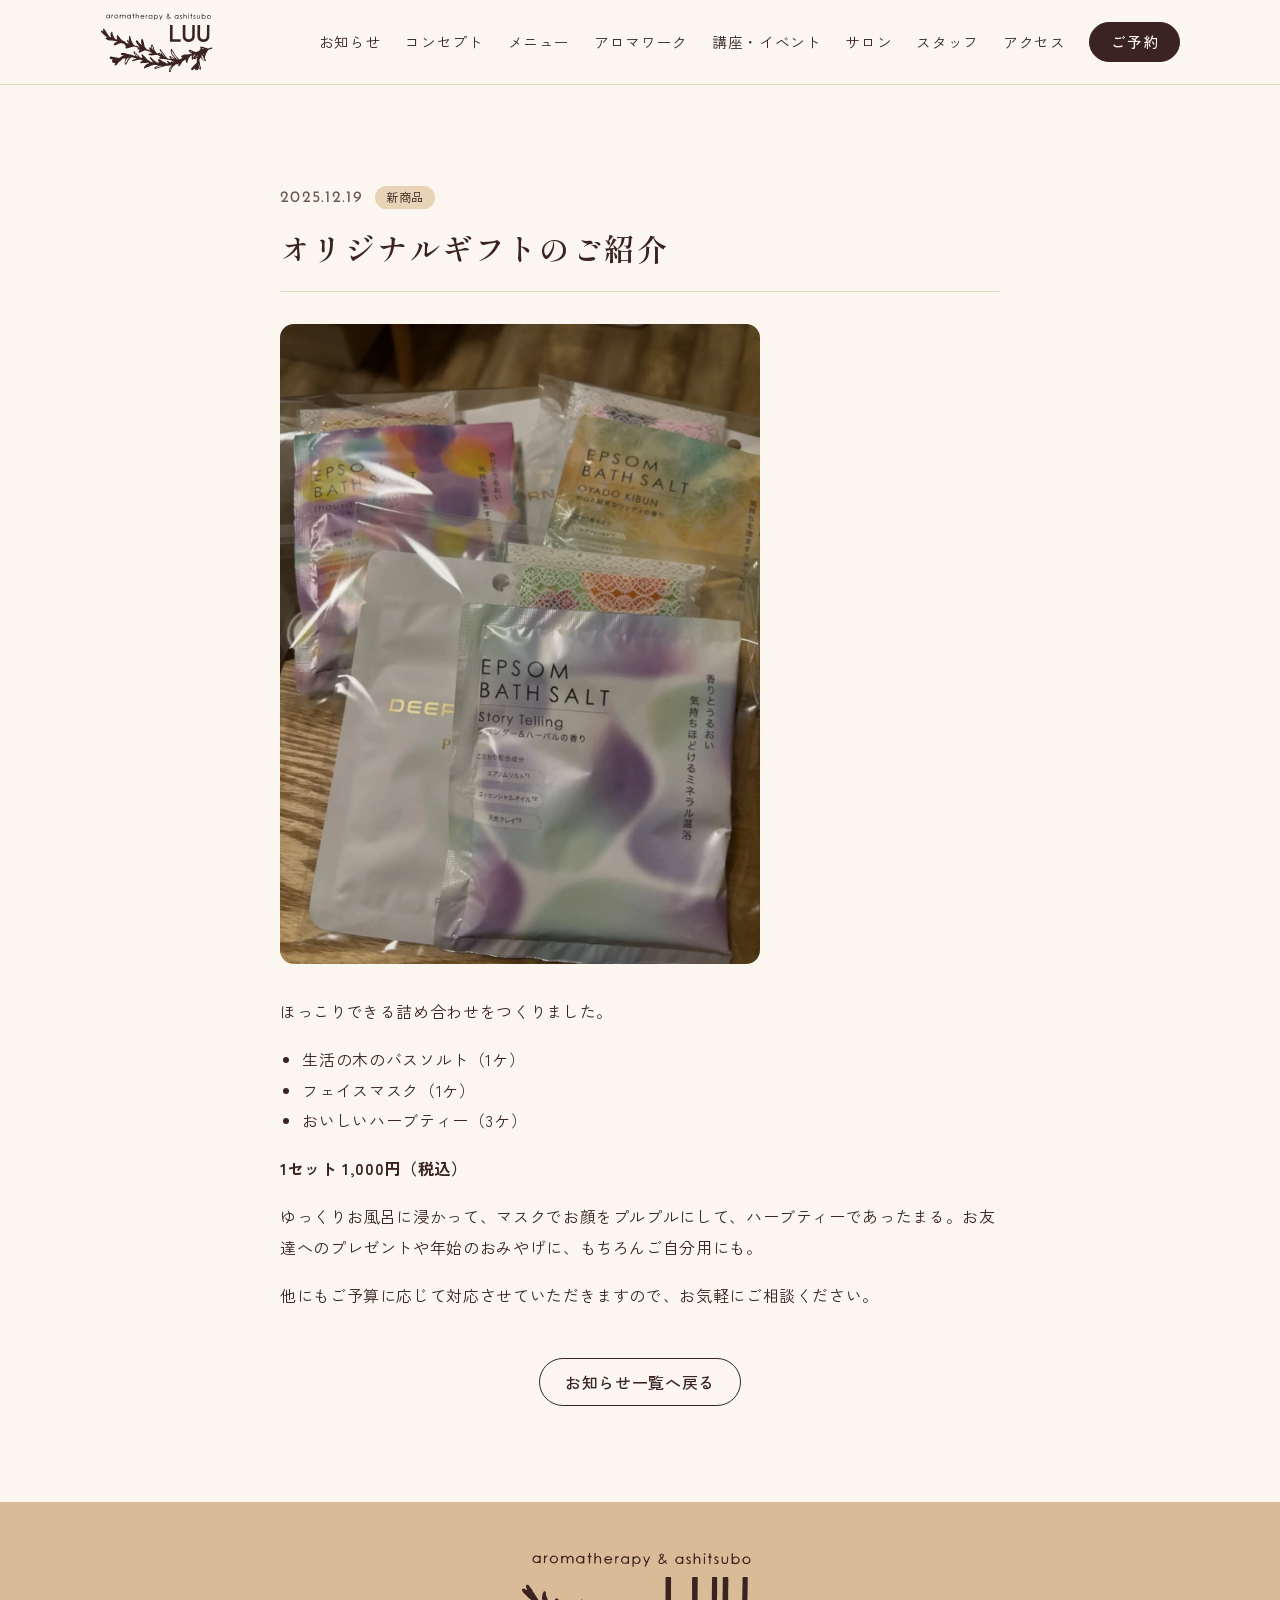
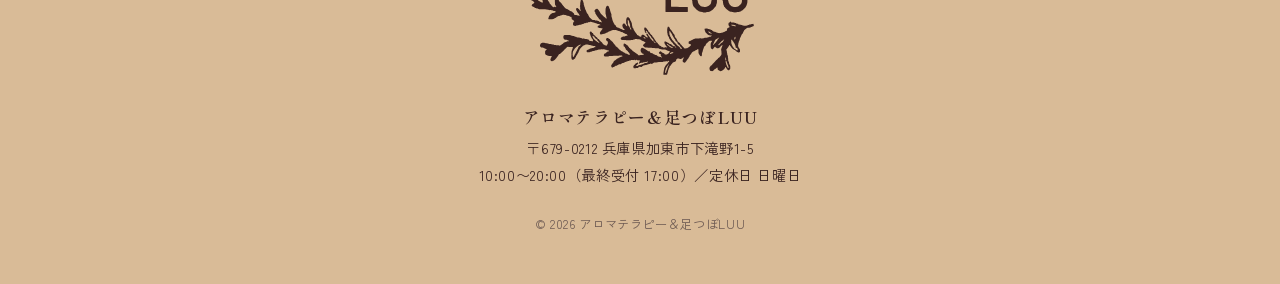
<file: news/2025-12-19-gift/index.html>
<!DOCTYPE html><html lang="ja"><head><meta charset="utf-8"><meta name="viewport" content="width=device-width, initial-scale=1"><title>オリジナルギフトのご紹介｜アロマテラピー＆足つぼLUU</title><meta name="description" content="兵庫県加東市下滝野、一軒家内にある女性専用サロン。筋膜リリース・足つぼ・顔つぼ・ヘッドスパで、健康から美容に繋がる体作りをサポートします。"><link rel="icon" href="/favicon.svg" type="image/svg+xml"><meta name="theme-color" content="#d9bb97"><meta name="format-detection" content="telephone=no"><link rel="canonical" href="https://luuaroma.jp/news/2025-12-19-gift/"><meta property="og:type" content="website"><meta property="og:site_name" content="アロマテラピー＆足つぼLUU"><meta property="og:title" content="オリジナルギフトのご紹介｜アロマテラピー＆足つぼLUU"><meta property="og:description" content="兵庫県加東市下滝野、一軒家内にある女性専用サロン。筋膜リリース・足つぼ・顔つぼ・ヘッドスパで、健康から美容に繋がる体作りをサポートします。"><meta property="og:url" content="https://luuaroma.jp/news/2025-12-19-gift/"><meta property="og:image" content="https://luuaroma.jp/_astro/hero.NaSrNLpX_Z1aQTb6.jpg"><meta property="og:locale" content="ja_JP"><link rel="stylesheet" href="/_astro/Layout.DkR6UcbA.css"><style>.narrow[data-astro-cid-hqq7p32a]{max-width:720px}.meta[data-astro-cid-hqq7p32a]{align-items:center;gap:.75rem;display:flex}time[data-astro-cid-hqq7p32a]{font-family:var(--font-latin);letter-spacing:.08em;color:var(--ink-soft);padding-top:.15em}.category[data-astro-cid-hqq7p32a]{background:var(--kraft-soft);border-radius:999px;padding:0 .7rem;font-size:.78rem}h1[data-astro-cid-hqq7p32a]{border-bottom:1px solid var(--line);margin-block:.75rem 2rem;padding-bottom:1.25rem;font-size:clamp(1.4rem,3.2vw,1.9rem)}.photo[data-astro-cid-hqq7p32a]{width:min(100%,480px);margin-bottom:2rem}.back[data-astro-cid-hqq7p32a]{text-align:center;margin-top:3rem}
</style></head><body><header class="header" data-astro-cid-nen7h5rs><div class="container inner" data-astro-cid-nen7h5rs><a class="logo" href="/" aria-label="アロマテラピー＆足つぼLUU" data-astro-cid-nen7h5rs><svg viewBox="0 0 3000 1560" aria-hidden="true" data-astro-cid-nen7h5rs="true"><path d="M 863 37 C 861 39 861 43 861 53 C 860 70 858 74 852 74 C 848 74 843 77 842 79 C 841 85 845 89 853 89 C 860 89 860 89 860 127 C 860 169 860 168 867 169 C 873 170 876 168 877 164 C 877 162 877 146 877 128 L 878 95 880 92 C 882 91 884 90 888 89 C 895 88 896 87 896 82 C 896 78 893 76 886 75 C 877 74 877 74 877 56 C 877 37 877 36 869 36 C 865 35 864 35 863 37 M 936 36 C 933 36 931 37 930 39 C 929 42 929 165 930 168 C 931 169 933 170 936 170 C 945 171 946 168 946 139 C 946 118 946 118 949 110 C 953 101 953 100 962 94 C 970 88 979 87 987 92 C 989 93 992 96 992 97 C 992 98 993 100 994 101 C 998 106 998 110 998 138 C 998 168 998 167 1004 171 C 1008 172 1010 171 1013 167 C 1014 164 1014 161 1014 133 L 1014 103 1011 97 C 1009 94 1007 90 1005 89 C 1003 88 1001 85 999 84 C 997 82 995 81 994 81 C 993 81 991 80 989 79 C 987 77 985 76 979 76 C 971 75 967 76 953 86 C 950 88 948 89 947 89 C 946 88 946 79 946 65 L 946 41 943 38 C 942 36 941 35 940 35 C 940 35 938 36 936 36 M 2175 42 C 2171 45 2170 51 2171 70 C 2171 76 2171 101 2170 125 C 2169 175 2169 176 2177 176 C 2186 176 2187 173 2187 146 C 2188 119 2189 113 2198 104 C 2204 97 2208 95 2217 95 C 2223 95 2224 95 2226 97 C 2228 98 2229 99 2231 100 C 2232 100 2234 103 2235 106 L 2238 112 2238 141 C 2237 175 2237 174 2245 176 C 2254 177 2255 172 2255 135 C 2255 109 2255 109 2252 104 C 2251 102 2250 99 2250 98 C 2250 97 2248 95 2242 91 C 2238 88 2234 84 2232 83 C 2224 77 2214 78 2201 87 C 2186 97 2187 97 2187 68 C 2187 48 2186 41 2184 41 C 2183 41 2182 41 2180 40 C 2179 40 2177 41 2175 42 M 2369 43 C 2366 46 2365 51 2366 65 C 2366 74 2362 80 2355 80 C 2350 80 2347 84 2347 89 C 2348 94 2350 95 2357 95 C 2359 95 2362 95 2363 95 C 2364 95 2367 103 2367 105 C 2366 106 2366 122 2366 140 C 2365 173 2365 173 2367 175 C 2370 177 2376 176 2378 174 C 2380 172 2380 171 2380 162 C 2380 156 2380 145 2381 136 C 2381 127 2381 116 2381 111 C 2381 102 2381 102 2384 99 C 2386 96 2388 95 2390 95 C 2394 95 2398 91 2398 86 C 2398 81 2397 80 2391 80 C 2382 80 2381 77 2381 57 L 2381 43 2378 42 C 2374 39 2372 40 2369 43 M 2298 43 C 2294 47 2294 53 2298 57 C 2304 64 2312 64 2316 57 C 2319 51 2319 49 2313 45 C 2308 40 2302 40 2298 43 M 2648 43 C 2647 44 2646 46 2646 50 C 2646 53 2646 74 2645 96 C 2645 118 2645 139 2645 142 C 2645 144 2645 152 2645 160 C 2645 170 2645 173 2647 174 C 2649 177 2655 176 2660 173 C 2667 170 2679 170 2682 174 C 2684 177 2702 178 2712 175 C 2725 171 2736 162 2742 147 C 2744 142 2746 137 2746 136 C 2745 136 2746 131 2746 125 C 2748 115 2747 112 2745 112 C 2744 112 2743 111 2742 109 C 2741 107 2740 105 2739 104 C 2735 100 2731 95 2731 94 C 2731 93 2720 86 2718 86 C 2718 86 2716 85 2715 84 C 2712 81 2704 80 2692 80 C 2685 81 2675 85 2669 91 C 2667 92 2665 93 2664 93 C 2662 93 2662 92 2662 70 C 2662 58 2662 47 2662 45 C 2660 41 2651 40 2648 43 M 1758 46 C 1754 48 1743 60 1743 63 C 1742 71 1743 77 1745 79 C 1746 80 1747 81 1747 82 C 1747 82 1748 83 1750 84 C 1751 85 1752 86 1752 87 C 1752 89 1753 91 1755 93 C 1761 99 1759 103 1745 117 C 1735 126 1735 127 1733 135 C 1729 146 1729 151 1734 160 C 1736 166 1739 169 1742 169 C 1743 169 1745 170 1747 172 C 1750 174 1751 175 1760 175 C 1766 175 1771 175 1773 175 C 1774 176 1776 175 1779 174 C 1795 166 1803 162 1804 160 C 1809 154 1812 155 1825 169 C 1833 177 1840 178 1840 171 C 1840 170 1838 168 1833 164 C 1826 158 1822 154 1822 150 C 1822 149 1824 146 1826 142 C 1831 134 1832 131 1830 128 C 1829 125 1825 126 1822 129 C 1819 131 1810 136 1807 136 C 1806 136 1803 134 1801 131 C 1798 128 1793 124 1791 121 C 1788 119 1786 116 1786 115 C 1786 114 1785 112 1784 111 C 1781 107 1782 102 1789 93 C 1798 81 1800 76 1799 67 C 1798 58 1788 48 1779 47 C 1766 45 1761 45 1758 46 M 1764 61 L 1759 66 1759 72 C 1760 78 1760 80 1762 83 C 1769 93 1770 93 1775 87 C 1781 80 1783 75 1783 68 C 1782 59 1780 57 1773 57 C 1768 57 1768 57 1764 61 M 190 70 C 187 71 172 83 167 88 C 160 95 157 104 157 120 C 157 128 157 133 158 134 C 164 144 183 161 189 163 C 197 164 219 164 222 162 C 225 160 227 159 236 158 C 241 158 241 158 244 161 C 247 165 252 165 256 162 C 259 160 259 165 259 111 L 260 74 258 72 C 254 68 250 68 245 73 C 241 76 241 76 237 76 C 227 74 225 74 223 72 C 221 70 220 70 206 69 C 198 69 191 69 190 70 M 327 72 C 324 74 321 76 321 76 C 319 78 317 77 315 74 C 313 70 305 69 302 72 C 299 74 300 71 299 129 C 299 167 298 166 306 164 C 313 163 313 164 314 134 L 315 107 318 101 C 324 90 334 82 340 82 C 345 82 348 73 344 71 C 339 69 333 69 327 72 M 406 71 C 394 77 380 91 375 101 C 372 109 371 130 374 134 C 375 135 376 138 377 140 C 378 141 381 145 383 148 C 386 150 389 154 391 156 C 393 158 395 159 398 160 C 400 161 404 162 407 164 C 410 166 411 166 424 166 C 436 166 437 166 446 162 C 457 157 465 150 472 137 C 475 130 476 129 476 119 C 476 109 476 107 474 105 C 473 103 472 101 472 100 C 472 98 460 84 458 83 C 457 83 455 81 453 80 C 451 78 449 77 449 77 C 448 77 446 76 444 74 C 440 71 440 71 424 71 C 413 70 408 70 406 71 M 517 73 C 515 75 515 75 514 115 C 514 138 514 158 514 160 C 515 164 519 166 524 166 C 532 167 532 166 532 138 L 532 114 536 106 C 540 97 547 89 552 87 C 557 85 567 86 572 88 C 576 90 578 91 580 96 L 584 102 584 121 C 584 145 585 165 585 166 C 586 167 588 167 590 167 C 593 167 595 167 596 167 C 600 168 601 164 601 138 C 601 116 601 114 603 111 C 604 109 605 107 605 106 C 605 104 614 93 618 90 C 623 86 637 85 642 89 C 644 91 646 92 647 92 C 651 94 652 100 653 133 C 653 168 653 167 660 168 C 664 168 665 168 667 166 C 670 163 671 152 670 117 C 670 96 669 93 660 85 C 648 75 643 72 633 72 C 625 72 624 72 619 75 C 616 77 613 80 611 80 C 609 81 605 84 603 86 C 599 90 599 90 596 88 C 592 86 582 78 578 74 L 574 71 563 71 C 551 72 544 74 538 79 C 536 82 534 81 532 77 C 529 71 521 69 517 73 M 736 74 C 723 79 708 92 702 106 C 698 115 698 131 701 134 C 702 135 703 137 703 139 C 705 145 725 165 729 165 C 730 165 732 166 734 167 C 738 170 760 170 765 168 C 775 164 784 161 785 162 C 786 163 787 165 788 166 C 790 169 791 169 795 169 C 802 169 803 168 804 162 C 805 157 805 77 804 75 C 803 74 800 74 797 74 C 791 74 791 74 788 78 C 784 82 783 83 780 80 C 778 80 776 79 774 79 C 772 79 769 78 766 76 C 761 73 760 73 750 73 C 745 73 739 74 736 74 M 1094 77 C 1084 78 1081 80 1069 90 C 1063 95 1059 99 1059 99 C 1059 99 1058 103 1057 106 C 1054 114 1053 134 1055 138 C 1056 140 1057 143 1058 145 C 1059 148 1061 151 1067 156 C 1071 159 1076 163 1078 165 C 1079 167 1081 168 1082 168 C 1082 168 1085 169 1087 171 C 1090 173 1091 173 1105 173 L 1119 173 1125 170 C 1132 166 1145 155 1147 151 C 1150 147 1149 144 1144 142 C 1139 140 1136 141 1130 147 C 1127 149 1122 153 1119 155 L 1114 158 1102 158 C 1089 158 1089 158 1077 147 C 1068 138 1067 135 1071 129 L 1074 127 1094 127 C 1105 127 1121 127 1130 128 C 1138 128 1146 128 1148 128 C 1154 128 1156 120 1152 115 C 1151 113 1150 111 1150 107 L 1150 102 1140 93 C 1134 89 1128 84 1127 83 C 1125 81 1122 80 1121 79 C 1118 77 1105 76 1094 77 M 1192 81 C 1190 83 1190 85 1190 114 C 1190 174 1190 173 1196 173 C 1203 173 1204 170 1204 140 L 1204 117 1207 110 C 1212 101 1219 93 1223 93 C 1231 93 1237 87 1235 81 C 1233 79 1233 79 1226 79 C 1218 79 1218 79 1213 82 C 1208 87 1206 87 1205 83 C 1202 77 1196 76 1192 81 M 1294 80 C 1286 82 1267 102 1264 110 C 1261 117 1261 138 1264 141 C 1264 142 1266 145 1267 147 C 1268 151 1269 153 1272 154 C 1273 155 1276 158 1279 161 C 1281 163 1284 166 1286 167 C 1288 167 1291 169 1292 171 C 1295 173 1295 174 1310 173 C 1319 173 1326 173 1328 172 C 1329 172 1332 171 1334 171 C 1336 170 1339 169 1341 167 C 1345 164 1347 165 1348 169 C 1350 174 1355 176 1359 172 L 1362 170 1362 126 C 1362 98 1362 82 1361 81 C 1361 81 1359 80 1356 79 C 1352 79 1352 79 1348 83 C 1344 87 1341 88 1336 86 C 1335 85 1333 84 1331 84 C 1330 84 1328 83 1327 81 L 1324 78 1311 78 C 1302 78 1297 79 1294 80 M 1447 80 C 1445 80 1441 81 1439 83 C 1437 84 1435 85 1434 85 C 1433 85 1430 86 1428 88 C 1424 90 1424 90 1422 89 C 1422 87 1421 86 1421 85 C 1421 81 1419 80 1414 80 C 1405 80 1406 74 1406 145 C 1406 216 1405 210 1413 210 C 1421 210 1421 209 1421 187 C 1422 162 1424 159 1434 167 C 1442 173 1447 175 1460 175 C 1470 175 1471 175 1474 173 C 1476 171 1480 169 1483 168 C 1490 164 1500 154 1504 146 C 1508 137 1510 118 1506 115 C 1505 113 1504 111 1503 109 C 1502 107 1500 103 1497 100 C 1494 97 1492 95 1492 94 C 1492 94 1490 92 1488 92 C 1485 91 1483 89 1481 88 C 1480 87 1478 85 1477 85 C 1476 84 1474 83 1472 82 C 1470 79 1457 79 1447 80 M 1543 80 C 1538 82 1538 87 1543 92 C 1545 95 1546 96 1546 100 C 1546 103 1547 106 1549 109 C 1551 112 1552 116 1553 118 C 1553 121 1555 124 1556 126 C 1557 127 1558 130 1558 133 C 1558 136 1559 138 1561 140 C 1562 142 1563 144 1563 145 C 1563 146 1564 147 1565 148 C 1566 149 1567 150 1567 151 C 1567 152 1568 155 1569 156 C 1574 163 1573 173 1566 180 C 1563 184 1561 189 1561 193 C 1561 194 1560 196 1560 198 C 1555 206 1557 211 1563 211 C 1568 211 1573 206 1576 198 C 1580 187 1587 172 1593 161 C 1596 154 1601 145 1602 140 C 1606 130 1611 119 1612 119 C 1612 118 1613 117 1613 115 C 1614 114 1615 112 1616 110 C 1618 108 1625 85 1625 82 C 1625 81 1623 81 1620 81 C 1612 81 1608 85 1604 100 C 1602 106 1593 125 1591 128 C 1590 129 1588 132 1587 134 C 1585 139 1582 143 1580 143 C 1578 143 1576 139 1575 133 C 1575 128 1574 127 1572 126 C 1571 125 1570 124 1570 123 C 1570 123 1569 121 1567 118 C 1564 114 1561 107 1560 101 C 1559 95 1550 79 1547 79 C 1546 79 1544 80 1543 80 M 2446 81 C 2444 82 2440 86 2437 89 L 2431 96 2430 106 C 2430 115 2430 116 2432 117 C 2435 119 2441 124 2443 128 C 2444 130 2445 131 2446 131 C 2447 130 2449 131 2451 132 C 2452 134 2455 135 2456 135 C 2457 135 2460 137 2462 140 C 2468 146 2468 150 2463 156 C 2456 163 2450 164 2440 159 C 2432 155 2428 155 2425 160 C 2423 164 2424 166 2428 166 C 2430 166 2432 167 2433 168 C 2434 169 2435 170 2436 170 C 2437 170 2440 171 2443 173 C 2453 180 2472 175 2480 163 C 2485 156 2486 145 2482 140 C 2481 139 2480 137 2480 136 C 2480 132 2478 130 2475 130 C 2473 130 2471 129 2470 129 C 2468 127 2455 120 2454 120 C 2453 120 2450 118 2448 116 C 2441 110 2443 101 2453 96 C 2457 94 2468 96 2473 99 C 2477 102 2481 101 2482 99 C 2484 95 2478 89 2472 87 C 2470 86 2467 84 2466 83 C 2463 79 2451 78 2446 81 M 1971 83 C 1962 88 1947 103 1944 111 C 1941 120 1940 141 1943 143 C 1944 144 1945 146 1946 148 C 1947 153 1962 167 1970 171 C 1973 173 1976 174 1976 175 C 1977 176 1982 176 1990 176 C 2001 176 2003 176 2007 174 C 2010 172 2013 171 2013 171 C 2014 171 2017 170 2019 168 C 2025 166 2027 166 2027 169 C 2027 173 2029 175 2033 175 C 2042 175 2042 174 2042 131 C 2042 111 2042 93 2042 90 C 2042 83 2041 81 2035 81 C 2031 81 2028 83 2024 89 L 2022 91 2018 89 C 2016 87 2014 86 2012 87 C 2011 87 2009 86 2008 84 C 2002 79 1981 78 1971 83 M 2097 81 C 2094 83 2085 93 2082 97 C 2081 100 2080 103 2080 108 L 2080 114 2087 121 C 2095 130 2095 130 2098 130 C 2100 130 2102 131 2103 133 C 2105 134 2108 137 2111 138 C 2123 142 2122 155 2108 161 L 2103 163 2099 161 C 2096 160 2093 159 2092 159 C 2090 159 2088 158 2087 157 C 2083 154 2081 155 2078 159 C 2075 163 2076 165 2080 166 C 2081 167 2084 168 2085 169 C 2087 169 2089 170 2090 170 C 2091 170 2093 171 2094 173 C 2099 178 2119 176 2127 169 C 2136 162 2140 147 2135 141 C 2134 140 2133 138 2133 137 C 2133 135 2128 131 2122 128 C 2119 126 2116 125 2115 124 C 2114 123 2112 122 2111 122 C 2109 122 2099 115 2098 113 C 2096 110 2097 106 2100 101 C 2106 94 2110 93 2121 99 C 2128 102 2128 102 2131 101 C 2132 100 2134 99 2134 97 C 2134 95 2128 87 2126 87 C 2125 87 2123 85 2121 84 C 2117 80 2117 80 2108 80 C 2103 80 2098 81 2097 81 M 2818 81 C 2812 82 2805 86 2795 95 C 2783 107 2781 112 2780 131 C 2780 142 2780 144 2782 145 C 2782 146 2784 148 2785 149 C 2786 151 2789 155 2792 158 C 2795 161 2798 165 2798 166 C 2799 167 2801 169 2803 169 C 2805 170 2808 171 2809 173 C 2812 176 2820 177 2835 177 C 2852 177 2869 165 2878 147 C 2882 137 2883 119 2879 114 C 2877 113 2876 110 2876 108 C 2875 105 2861 90 2857 89 C 2856 88 2853 87 2850 85 C 2845 81 2845 81 2833 81 C 2827 80 2820 80 2818 81 M 2299 84 C 2297 86 2297 87 2298 92 C 2299 99 2299 115 2298 145 C 2298 169 2298 170 2300 173 C 2302 176 2308 177 2311 174 C 2312 172 2313 170 2313 129 C 2313 80 2313 82 2306 81 C 2302 81 2301 81 2299 84 M 2521 83 C 2519 85 2519 86 2520 90 C 2520 92 2520 105 2520 118 C 2520 137 2520 143 2521 145 C 2522 147 2524 152 2525 156 C 2527 164 2530 168 2533 168 C 2534 168 2535 169 2537 170 C 2538 171 2540 172 2541 172 C 2542 172 2544 173 2546 174 C 2549 176 2551 176 2560 176 C 2570 176 2570 176 2578 172 C 2582 170 2586 168 2586 168 C 2589 168 2596 160 2596 156 C 2597 154 2598 150 2600 148 C 2602 143 2602 143 2602 113 C 2602 80 2602 81 2596 81 C 2588 81 2588 81 2588 112 C 2588 143 2588 143 2581 152 C 2573 160 2569 162 2559 161 C 2554 161 2549 160 2548 160 C 2545 158 2539 151 2538 148 C 2538 147 2537 145 2536 144 C 2535 142 2535 138 2535 113 C 2535 97 2534 84 2534 83 C 2532 80 2524 80 2521 83 M 196 84 C 187 88 179 96 174 106 C 172 110 172 112 172 120 L 173 130 178 137 C 182 141 186 145 190 148 C 196 151 196 151 206 151 C 217 151 227 147 232 141 C 243 129 247 113 241 107 C 239 105 238 103 238 100 C 237 98 236 96 235 94 C 233 93 232 92 231 91 C 229 88 221 84 213 84 C 208 83 204 83 204 83 C 203 82 200 83 196 84 M 414 85 C 397 92 392 100 390 119 C 389 128 389 129 392 132 C 393 134 394 136 394 136 C 394 137 395 139 396 140 C 397 141 399 143 400 144 C 402 150 426 155 435 151 C 437 151 439 149 441 148 C 443 146 445 145 446 145 C 448 144 457 132 459 127 C 461 121 460 112 457 106 C 455 102 454 99 454 99 C 454 96 449 92 442 88 C 434 84 420 83 414 85 M 740 90 C 737 91 734 92 734 92 C 730 92 725 98 721 105 C 718 112 717 113 717 123 C 717 131 717 133 718 134 C 719 134 720 136 721 138 C 723 144 729 150 737 153 C 745 156 759 156 763 154 C 764 153 767 152 768 152 C 772 151 778 144 783 136 C 790 123 787 103 776 95 C 773 94 770 92 769 92 C 769 92 766 91 764 90 C 756 87 746 87 740 90 M 1100 92 C 1091 92 1085 96 1077 103 C 1073 107 1072 110 1072 111 L 1073 114 1101 114 C 1122 114 1131 114 1132 113 C 1136 110 1134 102 1128 98 C 1123 95 1110 91 1108 91 C 1106 91 1103 92 1100 92 M 1308 93 C 1305 93 1303 94 1295 98 C 1290 100 1287 103 1282 113 C 1278 121 1278 121 1278 129 C 1279 136 1279 137 1283 145 C 1288 153 1291 156 1294 156 C 1295 156 1297 157 1298 158 C 1302 161 1320 161 1325 158 C 1326 157 1328 156 1329 156 C 1331 156 1339 147 1344 140 C 1347 134 1347 133 1347 125 C 1347 119 1347 117 1346 115 C 1345 114 1344 112 1343 110 C 1343 107 1340 104 1331 98 C 1324 93 1316 91 1308 93 M 1442 97 C 1429 104 1423 113 1422 128 C 1422 139 1425 146 1433 153 C 1443 162 1458 164 1470 158 C 1475 156 1486 144 1489 138 C 1492 130 1489 111 1484 107 C 1483 107 1481 105 1480 102 C 1478 99 1476 98 1475 98 C 1473 98 1471 97 1470 96 C 1468 93 1467 93 1459 93 C 1450 93 1449 93 1442 97 M 1986 95 C 1979 96 1969 102 1965 107 C 1958 116 1956 132 1960 141 C 1967 155 1969 158 1973 158 C 1975 158 1977 159 1978 160 C 1982 163 1998 163 2002 160 C 2004 159 2006 158 2007 158 C 2010 158 2017 151 2021 145 C 2027 137 2030 121 2026 117 C 2025 116 2023 113 2023 111 C 2020 106 2013 99 2009 98 C 2008 98 2006 97 2005 96 C 2003 95 1993 94 1986 95 M 2684 97 C 2673 102 2668 107 2666 116 C 2665 117 2664 119 2663 120 C 2661 123 2661 137 2664 142 C 2665 144 2666 147 2666 148 C 2666 148 2667 149 2668 149 C 2668 149 2669 150 2670 151 C 2671 154 2674 156 2682 160 C 2688 163 2689 163 2695 162 C 2721 160 2737 139 2730 115 C 2728 109 2722 101 2717 100 C 2716 100 2713 99 2710 97 C 2705 94 2692 94 2684 97 M 2820 98 C 2807 103 2804 107 2799 120 C 2796 129 2798 143 2804 150 C 2805 151 2807 153 2807 154 C 2808 155 2810 156 2812 157 C 2813 157 2816 158 2818 160 C 2823 163 2835 163 2844 160 C 2851 157 2859 149 2863 141 C 2866 135 2866 134 2866 127 C 2866 121 2865 117 2864 116 C 2863 115 2862 113 2861 111 C 2859 104 2846 96 2834 95 C 2828 95 2827 95 2820 98 M 1760 123 C 1747 135 1745 139 1745 147 C 1747 157 1753 162 1766 162 C 1773 162 1775 162 1780 159 C 1783 157 1788 155 1790 153 C 1800 148 1800 144 1791 135 C 1788 131 1782 125 1779 121 C 1776 116 1773 113 1772 113 C 1771 113 1765 117 1760 123 M 1875 338 C 1875 338 1863 338 1849 338 C 1826 338 1824 338 1822 340 L 1820 342 1819 442 C 1819 497 1819 542 1819 544 C 1819 545 1819 561 1819 579 C 1819 597 1819 648 1819 691 C 1818 735 1819 770 1819 771 C 1820 773 1821 774 1822 775 C 1824 775 2051 777 2081 776 C 2100 776 2098 779 2098 743 C 2098 716 2098 715 2096 713 L 2094 711 1999 711 C 1886 711 1890 711 1889 707 C 1888 706 1888 678 1888 639 C 1888 603 1888 554 1888 530 C 1889 485 1889 393 1889 362 C 1889 342 1888 340 1882 339 C 1880 338 1878 338 1877 337 C 1876 337 1875 337 1875 338 M 2160 339 C 2155 340 2154 341 2153 344 C 2152 346 2150 385 2151 396 C 2151 398 2151 452 2151 516 C 2151 628 2151 632 2153 636 C 2155 640 2155 643 2155 653 C 2155 663 2155 666 2157 669 C 2158 671 2159 674 2159 678 C 2159 682 2159 684 2161 684 C 2161 685 2162 686 2162 688 C 2162 690 2163 692 2164 693 C 2164 695 2165 696 2165 698 C 2165 699 2166 701 2168 703 C 2169 704 2172 707 2173 710 C 2175 714 2186 725 2196 734 C 2199 736 2202 740 2203 741 C 2205 745 2216 754 2219 754 C 2221 754 2228 759 2234 765 C 2235 766 2238 767 2241 768 C 2243 768 2245 769 2246 770 C 2248 770 2250 771 2252 771 C 2254 771 2257 772 2259 773 C 2261 774 2265 775 2272 776 C 2278 776 2283 777 2285 778 C 2291 781 2322 781 2330 778 C 2332 777 2338 776 2342 776 C 2357 775 2374 769 2384 762 C 2385 761 2390 758 2395 756 C 2402 752 2406 749 2421 734 C 2430 725 2438 716 2439 714 C 2440 713 2441 710 2443 709 C 2446 703 2454 687 2454 683 C 2455 679 2456 677 2460 667 C 2462 662 2462 657 2464 538 C 2464 475 2464 472 2464 459 C 2464 454 2464 427 2464 397 C 2465 347 2465 344 2463 342 C 2461 340 2461 339 2433 339 L 2405 339 2403 341 C 2401 343 2401 345 2401 358 C 2400 377 2399 450 2398 544 L 2398 621 2395 627 C 2393 632 2392 636 2392 642 C 2391 647 2390 653 2389 655 C 2386 668 2385 671 2382 674 C 2381 677 2377 681 2373 684 C 2369 687 2365 691 2363 693 C 2359 698 2351 702 2339 705 C 2336 707 2331 708 2329 709 C 2325 712 2285 712 2282 710 C 2281 709 2278 708 2276 707 C 2273 707 2270 706 2269 705 C 2268 705 2265 704 2264 704 C 2261 703 2258 700 2243 685 C 2234 675 2232 673 2232 669 C 2232 668 2230 665 2229 662 C 2225 658 2225 656 2225 651 C 2225 646 2225 645 2222 642 L 2220 639 2220 615 C 2220 583 2221 380 2222 359 C 2222 338 2224 339 2199 339 C 2174 338 2164 338 2160 339 M 2541 340 C 2539 340 2537 341 2536 342 C 2535 344 2535 341 2534 469 C 2533 508 2533 545 2532 551 C 2532 556 2532 577 2532 598 L 2532 635 2535 637 C 2537 639 2537 640 2537 651 C 2537 659 2538 664 2539 667 C 2539 669 2540 673 2541 676 C 2541 680 2542 684 2544 686 C 2545 688 2546 690 2546 691 C 2546 692 2547 693 2548 695 C 2549 696 2550 698 2550 699 C 2550 706 2555 714 2560 714 C 2560 714 2561 714 2561 715 C 2561 716 2569 726 2574 730 C 2583 740 2586 742 2588 745 C 2589 747 2592 749 2595 751 C 2598 752 2602 754 2603 755 C 2605 756 2607 758 2609 759 C 2611 763 2619 767 2625 768 C 2629 769 2637 772 2640 773 C 2641 774 2647 775 2653 776 C 2658 777 2664 778 2666 779 C 2670 781 2704 781 2711 779 C 2713 778 2720 777 2726 776 C 2731 776 2738 774 2741 773 C 2747 771 2764 763 2767 761 C 2768 760 2771 758 2773 757 C 2775 756 2779 754 2782 753 C 2786 751 2791 746 2798 738 C 2799 737 2803 732 2808 728 C 2813 723 2817 719 2818 718 C 2818 716 2819 715 2820 714 C 2822 711 2834 688 2835 684 C 2835 682 2836 678 2837 676 C 2843 660 2843 662 2843 609 C 2844 585 2844 565 2844 564 C 2845 563 2846 462 2846 394 L 2847 343 2844 341 C 2840 339 2795 338 2788 340 C 2782 341 2782 339 2782 402 C 2781 434 2781 473 2780 489 C 2780 504 2780 535 2779 557 C 2779 615 2779 618 2778 620 C 2776 622 2774 637 2774 640 C 2775 645 2773 654 2770 658 C 2769 659 2768 663 2767 665 C 2766 668 2765 671 2765 673 C 2763 676 2740 698 2736 700 C 2731 702 2728 703 2725 706 C 2722 707 2719 708 2718 708 C 2716 708 2713 709 2710 709 C 2703 712 2667 712 2663 709 C 2658 707 2649 704 2646 704 C 2644 704 2640 700 2631 691 C 2619 679 2618 677 2613 666 C 2608 657 2607 655 2607 650 C 2607 646 2607 645 2605 642 L 2602 638 2602 557 C 2603 512 2603 460 2604 442 C 2604 423 2604 394 2604 378 C 2604 341 2604 343 2602 341 C 2600 339 2599 339 2572 339 C 2557 339 2543 340 2541 340 M 88 435 C 82 438 79 440 76 447 C 72 457 74 466 80 475 C 82 477 83 479 83 483 C 83 486 84 488 85 490 C 88 492 90 504 88 504 C 88 504 85 503 82 501 C 78 499 75 498 74 498 C 73 498 69 495 65 492 C 60 487 57 485 55 485 C 53 485 50 484 47 482 L 42 480 37 482 C 32 484 26 490 24 495 C 22 500 27 514 34 521 C 37 524 40 528 40 530 C 41 534 52 546 56 547 C 57 547 59 548 60 550 C 62 555 65 558 69 559 C 73 560 77 564 77 567 C 77 569 95 589 99 591 C 100 592 103 594 104 596 C 105 597 107 600 109 600 C 111 601 114 603 116 605 C 118 607 121 608 122 608 C 123 608 125 609 126 610 C 127 611 129 614 131 615 C 132 617 134 620 135 622 C 136 624 137 627 138 627 C 139 627 141 628 143 629 C 144 630 147 631 148 631 C 150 631 160 637 164 642 C 166 645 168 646 171 647 C 176 647 177 649 178 653 C 179 661 174 667 163 671 C 155 674 153 676 149 685 C 144 697 147 705 158 706 C 160 707 164 708 166 708 C 167 709 170 711 172 711 C 176 713 181 717 185 721 C 187 723 189 724 191 724 C 194 724 198 726 203 728 C 207 730 212 731 216 732 C 220 732 224 733 227 735 C 229 737 232 738 232 738 C 233 738 235 739 237 740 C 241 742 243 742 258 742 C 267 742 277 742 281 742 C 302 742 332 744 334 745 C 336 746 341 747 347 748 C 353 748 359 750 361 751 C 364 752 372 752 379 750 C 382 749 383 749 386 751 C 388 753 389 753 393 752 C 398 752 399 752 401 754 C 403 755 405 756 407 756 C 409 756 411 757 413 759 C 416 760 417 761 421 761 C 425 761 428 762 431 764 C 433 765 437 766 439 766 C 447 766 452 777 444 778 C 442 778 438 780 435 781 C 431 783 426 784 423 784 C 418 785 414 786 408 789 C 403 792 395 795 392 797 C 383 801 380 804 377 809 C 376 811 373 814 372 816 C 366 822 363 828 357 847 C 353 859 353 861 358 865 L 361 867 382 867 C 402 866 403 866 411 863 C 415 861 420 859 423 858 C 425 857 430 855 435 853 C 439 851 444 849 446 848 C 448 848 451 846 455 841 C 460 837 463 834 468 832 C 472 830 476 828 477 827 C 479 827 481 826 483 826 C 484 826 489 825 493 824 C 497 822 503 820 507 819 C 515 817 526 813 531 811 C 532 810 537 809 541 809 C 548 808 549 808 552 810 C 555 813 556 813 562 812 C 567 812 568 812 570 813 C 573 816 579 818 581 818 C 583 817 584 817 585 819 C 586 821 587 821 595 821 C 603 821 604 821 611 825 C 623 831 625 832 626 833 C 627 834 629 835 630 835 C 632 835 633 835 634 836 C 634 837 635 837 636 836 C 642 835 644 839 645 849 C 645 853 646 858 647 863 L 650 870 656 871 C 661 871 662 872 663 875 C 664 879 665 880 669 880 C 671 880 679 885 679 887 C 680 887 678 891 675 894 C 672 897 668 903 666 906 C 663 913 663 914 663 925 L 663 936 666 940 C 669 943 670 944 673 944 C 676 944 678 945 680 946 C 684 950 691 951 698 947 C 703 945 705 944 714 944 C 723 944 726 943 729 942 C 739 937 742 936 750 935 C 757 934 760 933 767 931 C 772 928 777 927 783 926 C 789 925 791 925 796 921 C 800 917 802 917 808 916 C 813 916 818 914 821 913 C 830 909 835 908 839 910 C 842 911 847 910 848 907 C 849 907 852 905 855 904 C 860 901 861 901 864 902 C 867 903 869 903 873 901 C 881 898 887 897 892 900 C 894 901 899 902 903 903 C 907 903 913 905 915 906 C 918 908 920 908 923 907 C 926 907 927 907 929 909 C 931 910 932 911 933 911 C 933 911 936 912 939 914 C 943 916 945 916 949 915 C 955 915 962 918 967 923 C 970 926 970 926 979 926 C 988 926 989 926 990 928 C 991 929 993 930 995 931 C 1000 931 1007 936 1007 938 C 1007 941 1003 942 996 942 C 990 942 983 944 982 947 C 981 948 980 948 978 948 C 973 948 971 951 971 959 C 971 967 973 970 977 970 C 980 970 982 971 984 973 C 987 975 988 975 997 975 C 1006 975 1009 975 1012 977 C 1016 979 1017 979 1022 979 C 1034 977 1034 985 1023 998 C 1020 1001 1016 1007 1015 1009 C 1013 1011 1010 1016 1007 1019 C 998 1030 996 1040 1001 1046 C 1002 1048 1004 1051 1005 1053 L 1006 1057 1012 1057 C 1017 1056 1022 1055 1035 1051 C 1038 1050 1044 1048 1048 1047 C 1057 1045 1071 1040 1075 1037 C 1077 1036 1080 1034 1083 1034 C 1090 1033 1093 1031 1098 1027 C 1100 1025 1104 1023 1106 1022 C 1109 1021 1112 1020 1114 1019 C 1116 1018 1119 1017 1121 1017 C 1123 1017 1126 1015 1131 1012 C 1138 1006 1139 1006 1144 1006 C 1148 1006 1151 1005 1154 1003 C 1158 1001 1160 1000 1163 1001 C 1165 1001 1169 1001 1171 1000 C 1175 999 1176 999 1179 1000 C 1181 1002 1183 1002 1187 1001 C 1193 1001 1210 1003 1212 1005 C 1214 1005 1216 1006 1217 1006 C 1218 1006 1221 1007 1223 1009 C 1225 1010 1228 1011 1230 1011 C 1232 1011 1234 1012 1236 1014 C 1238 1015 1240 1016 1244 1016 C 1247 1016 1249 1017 1251 1018 C 1252 1019 1254 1020 1255 1020 C 1255 1020 1257 1021 1258 1022 C 1259 1023 1263 1024 1266 1024 C 1269 1025 1272 1026 1274 1027 C 1275 1028 1279 1029 1282 1029 C 1287 1029 1288 1030 1290 1034 C 1293 1038 1294 1038 1297 1038 C 1300 1038 1302 1039 1305 1041 C 1309 1046 1312 1047 1315 1047 C 1317 1047 1319 1048 1320 1049 C 1321 1050 1323 1051 1326 1051 C 1328 1051 1330 1052 1331 1053 C 1332 1053 1333 1054 1334 1054 C 1334 1054 1337 1056 1339 1058 C 1342 1060 1344 1061 1347 1061 C 1350 1061 1351 1061 1351 1063 C 1353 1068 1348 1071 1334 1071 C 1326 1071 1325 1071 1314 1077 C 1304 1082 1303 1082 1297 1082 C 1290 1082 1282 1084 1278 1087 C 1276 1088 1273 1090 1270 1091 C 1264 1093 1264 1094 1261 1099 C 1256 1109 1259 1115 1270 1121 C 1277 1124 1277 1124 1289 1124 C 1298 1124 1301 1124 1303 1126 C 1304 1127 1306 1127 1309 1127 C 1311 1126 1318 1127 1326 1128 C 1342 1130 1374 1129 1381 1127 C 1384 1126 1391 1125 1398 1124 C 1407 1124 1412 1123 1415 1121 C 1418 1120 1422 1119 1424 1119 C 1426 1119 1431 1118 1436 1115 C 1442 1112 1444 1112 1446 1113 C 1447 1114 1456 1114 1468 1115 C 1481 1115 1487 1116 1488 1116 C 1489 1117 1493 1118 1497 1119 C 1503 1119 1505 1120 1507 1122 C 1513 1128 1518 1132 1522 1132 C 1525 1133 1529 1135 1533 1137 C 1537 1139 1541 1141 1545 1141 C 1550 1141 1550 1142 1551 1145 C 1553 1148 1553 1149 1559 1151 C 1572 1155 1572 1161 1558 1169 C 1556 1171 1553 1172 1552 1172 C 1550 1172 1546 1176 1542 1183 C 1536 1192 1536 1194 1545 1203 C 1550 1208 1554 1212 1559 1215 L 1565 1218 1579 1218 C 1592 1218 1593 1218 1596 1221 C 1600 1223 1600 1223 1618 1223 C 1628 1222 1639 1223 1642 1223 C 1644 1224 1649 1224 1652 1224 C 1655 1225 1659 1225 1659 1226 C 1660 1227 1669 1227 1692 1227 C 1722 1227 1725 1227 1728 1229 C 1729 1230 1733 1231 1735 1232 C 1737 1232 1739 1233 1740 1234 C 1741 1234 1743 1235 1745 1236 C 1747 1236 1750 1238 1751 1239 C 1753 1240 1755 1241 1761 1241 C 1767 1241 1770 1242 1772 1243 C 1773 1245 1776 1245 1794 1245 L 1814 1245 1821 1248 C 1825 1251 1830 1252 1833 1252 C 1835 1253 1838 1254 1841 1255 C 1843 1257 1846 1258 1847 1258 C 1848 1258 1850 1259 1852 1260 C 1854 1262 1856 1262 1861 1262 C 1872 1262 1873 1263 1869 1275 C 1867 1281 1866 1283 1862 1287 C 1860 1289 1854 1294 1850 1298 C 1840 1308 1840 1308 1823 1307 C 1808 1306 1805 1304 1805 1298 C 1805 1295 1802 1292 1798 1292 C 1796 1292 1794 1291 1791 1287 C 1788 1283 1787 1283 1784 1283 C 1778 1285 1775 1283 1772 1278 C 1769 1273 1766 1271 1758 1266 C 1752 1262 1735 1279 1736 1289 C 1736 1291 1738 1292 1741 1294 C 1743 1296 1745 1298 1745 1298 C 1745 1301 1748 1302 1754 1303 C 1763 1304 1764 1305 1761 1312 C 1757 1318 1757 1322 1761 1326 C 1762 1329 1764 1330 1766 1330 C 1769 1330 1770 1331 1772 1337 C 1774 1342 1774 1342 1772 1344 C 1769 1347 1767 1346 1765 1342 C 1763 1338 1761 1337 1757 1337 C 1755 1337 1753 1336 1751 1336 C 1750 1335 1747 1334 1745 1334 C 1743 1334 1736 1333 1731 1331 C 1723 1329 1721 1328 1718 1325 C 1713 1320 1702 1314 1698 1314 C 1695 1314 1690 1312 1687 1308 C 1685 1307 1683 1306 1680 1306 C 1675 1306 1669 1302 1663 1296 C 1662 1294 1660 1293 1658 1293 C 1656 1293 1652 1292 1649 1291 C 1645 1289 1641 1288 1638 1288 C 1631 1288 1630 1287 1629 1280 C 1628 1273 1619 1266 1608 1266 C 1604 1266 1603 1265 1591 1255 C 1588 1253 1584 1250 1582 1249 C 1580 1249 1578 1247 1577 1246 C 1575 1245 1573 1244 1571 1244 C 1568 1243 1566 1242 1564 1239 C 1561 1236 1560 1236 1557 1235 C 1553 1235 1552 1235 1548 1231 C 1546 1229 1543 1227 1540 1226 C 1538 1226 1536 1224 1534 1224 C 1532 1222 1525 1221 1523 1223 C 1521 1224 1513 1236 1510 1242 C 1505 1254 1508 1272 1518 1282 C 1521 1285 1524 1289 1525 1290 C 1527 1292 1529 1293 1531 1294 C 1540 1296 1546 1300 1546 1303 C 1546 1309 1544 1310 1528 1311 C 1516 1311 1513 1312 1510 1314 C 1507 1315 1505 1316 1498 1316 C 1478 1315 1478 1315 1477 1312 C 1476 1311 1475 1308 1473 1307 C 1472 1306 1470 1303 1469 1302 C 1468 1300 1466 1298 1459 1296 C 1452 1293 1448 1291 1445 1288 C 1443 1286 1440 1283 1438 1282 C 1436 1281 1431 1278 1428 1275 C 1424 1272 1420 1270 1419 1270 C 1419 1270 1414 1266 1409 1261 C 1404 1256 1398 1250 1396 1247 C 1392 1244 1389 1242 1387 1241 C 1384 1241 1378 1236 1378 1232 C 1377 1230 1375 1228 1369 1226 C 1366 1224 1365 1224 1365 1221 C 1365 1218 1362 1212 1354 1206 C 1351 1202 1348 1198 1347 1196 C 1346 1192 1344 1190 1339 1190 C 1335 1189 1330 1185 1328 1181 C 1327 1178 1326 1177 1323 1177 C 1321 1177 1319 1176 1318 1175 C 1313 1171 1304 1168 1301 1170 C 1296 1173 1295 1177 1295 1190 C 1295 1203 1295 1203 1298 1205 C 1301 1209 1304 1209 1308 1209 C 1312 1207 1313 1209 1312 1218 L 1312 1225 1315 1226 C 1318 1228 1318 1229 1321 1237 C 1323 1244 1327 1249 1331 1250 C 1333 1251 1336 1253 1338 1255 C 1339 1256 1342 1258 1343 1259 C 1346 1260 1351 1269 1351 1272 C 1351 1274 1356 1278 1360 1281 C 1364 1282 1365 1283 1365 1286 C 1365 1288 1367 1290 1368 1291 C 1369 1293 1370 1295 1370 1296 C 1371 1298 1372 1299 1374 1300 C 1376 1300 1377 1303 1374 1306 C 1371 1309 1357 1309 1351 1306 C 1349 1305 1347 1304 1346 1304 C 1345 1304 1343 1303 1341 1301 C 1339 1299 1337 1298 1334 1298 C 1332 1298 1330 1297 1329 1297 C 1328 1296 1327 1295 1326 1295 C 1322 1295 1316 1292 1309 1287 C 1306 1284 1302 1282 1300 1282 C 1296 1282 1291 1279 1285 1273 C 1281 1270 1277 1267 1275 1266 C 1269 1264 1260 1258 1258 1255 C 1256 1253 1254 1252 1252 1251 C 1249 1250 1246 1249 1245 1248 C 1242 1245 1228 1228 1228 1227 C 1228 1226 1217 1215 1215 1215 C 1214 1215 1211 1213 1209 1210 C 1206 1207 1204 1206 1201 1205 C 1195 1204 1192 1200 1192 1194 C 1192 1189 1192 1188 1189 1186 C 1181 1180 1169 1166 1166 1162 C 1164 1159 1162 1155 1161 1153 C 1158 1149 1137 1131 1133 1129 C 1131 1128 1129 1126 1128 1124 C 1127 1120 1124 1117 1120 1114 C 1118 1114 1115 1111 1113 1109 C 1111 1107 1109 1106 1107 1106 C 1106 1106 1103 1105 1102 1104 C 1097 1101 1088 1101 1084 1102 C 1078 1105 1077 1108 1076 1119 L 1076 1129 1080 1132 C 1083 1134 1086 1137 1089 1138 C 1094 1141 1098 1148 1099 1159 C 1099 1167 1099 1169 1092 1178 C 1091 1181 1089 1185 1089 1187 C 1087 1194 1077 1200 1074 1195 C 1073 1194 1072 1193 1069 1193 C 1065 1192 1054 1187 1053 1184 C 1052 1183 1051 1183 1049 1183 C 1048 1183 1045 1182 1044 1181 C 1043 1180 1040 1178 1038 1176 C 1036 1175 1034 1173 1033 1170 C 1030 1162 1023 1154 1010 1145 C 1009 1144 1007 1142 1007 1140 C 1006 1138 1004 1135 1002 1134 C 998 1132 993 1127 993 1124 C 992 1123 991 1122 990 1121 C 989 1120 987 1118 986 1116 C 984 1112 984 1112 979 1112 C 974 1112 971 1109 969 1103 C 968 1098 959 1090 953 1087 C 947 1085 943 1080 941 1075 C 939 1070 938 1069 934 1068 C 930 1066 923 1061 921 1059 C 918 1055 914 1046 914 1044 C 914 1041 911 1039 908 1039 C 906 1039 903 1037 897 1029 C 888 1020 887 1020 883 1020 C 879 1020 879 1019 872 1031 C 869 1035 870 1037 873 1044 C 876 1048 877 1052 877 1056 C 878 1059 879 1064 880 1067 C 882 1070 883 1074 883 1075 C 884 1076 885 1079 886 1080 C 887 1081 888 1083 888 1085 C 888 1088 890 1093 893 1095 C 894 1096 895 1099 896 1100 C 897 1105 899 1108 904 1111 C 910 1115 911 1116 911 1124 C 911 1127 912 1131 913 1132 C 914 1135 914 1138 912 1140 C 910 1142 900 1143 897 1140 C 895 1139 892 1139 885 1139 C 877 1139 875 1139 873 1137 C 869 1135 862 1127 861 1124 C 860 1121 856 1119 853 1120 C 852 1121 850 1120 849 1119 C 847 1117 844 1117 838 1116 C 834 1116 829 1114 826 1114 C 823 1112 820 1112 818 1113 C 815 1113 813 1113 810 1111 C 803 1107 797 1106 783 1108 C 778 1108 777 1108 775 1107 C 774 1106 772 1105 770 1104 C 768 1103 766 1102 764 1101 C 763 1100 760 1099 758 1099 C 755 1098 750 1097 747 1096 C 742 1094 739 1094 731 1094 C 726 1094 721 1094 721 1093 C 720 1093 716 1091 713 1090 C 709 1090 705 1088 704 1087 C 702 1086 700 1085 698 1086 C 697 1086 695 1086 693 1084 C 691 1082 690 1081 686 1081 C 681 1081 680 1081 678 1078 C 675 1075 675 1075 668 1075 C 663 1075 660 1074 658 1074 C 657 1073 654 1072 652 1072 C 650 1072 648 1071 646 1071 C 645 1070 642 1069 639 1068 C 637 1068 632 1067 629 1066 C 624 1064 621 1064 594 1064 C 559 1064 552 1065 545 1072 C 541 1076 541 1098 545 1106 C 547 1112 555 1119 559 1119 C 561 1119 563 1120 565 1121 C 567 1123 569 1123 576 1123 C 583 1123 584 1123 588 1126 C 590 1128 592 1129 595 1129 C 597 1129 600 1130 603 1131 C 605 1133 608 1134 609 1134 C 611 1134 612 1135 612 1136 C 612 1138 603 1141 595 1141 C 590 1142 587 1142 581 1146 C 576 1148 571 1150 570 1151 C 557 1153 550 1157 539 1168 C 532 1174 527 1178 525 1179 C 523 1179 520 1181 518 1183 C 515 1187 507 1191 504 1191 C 504 1191 501 1192 498 1194 L 493 1197 488 1195 C 485 1193 480 1193 474 1192 C 458 1192 453 1191 448 1188 C 444 1186 442 1186 436 1186 C 430 1187 429 1187 427 1186 C 426 1185 423 1184 422 1184 C 421 1184 419 1183 418 1182 C 416 1181 413 1180 406 1180 C 399 1179 394 1178 390 1177 C 386 1175 383 1175 373 1175 C 363 1175 362 1175 358 1172 C 355 1170 353 1170 345 1169 C 340 1169 335 1168 333 1167 C 331 1167 328 1166 325 1166 C 321 1165 318 1165 317 1163 C 314 1161 314 1161 289 1159 L 277 1158 271 1161 C 264 1164 256 1171 256 1174 C 256 1175 256 1176 255 1177 C 254 1177 253 1182 251 1188 L 249 1198 251 1202 C 253 1204 254 1207 254 1207 C 254 1208 256 1211 259 1214 C 264 1219 265 1220 269 1220 C 284 1220 288 1221 291 1223 C 293 1224 296 1225 297 1225 C 299 1225 301 1226 303 1227 C 306 1229 315 1233 317 1233 C 318 1233 320 1234 322 1235 C 323 1236 326 1238 329 1239 C 332 1239 334 1240 334 1241 C 334 1244 328 1250 321 1255 C 314 1259 314 1259 314 1278 C 314 1292 314 1294 316 1299 C 319 1305 325 1311 328 1311 C 330 1312 340 1318 342 1320 C 343 1321 347 1321 351 1322 C 356 1322 359 1323 360 1324 C 363 1326 380 1327 388 1325 C 395 1323 397 1324 397 1328 C 397 1330 391 1345 388 1348 C 386 1352 381 1366 380 1373 C 380 1377 380 1378 383 1382 C 389 1390 399 1392 408 1387 C 409 1386 412 1385 414 1385 C 418 1385 421 1384 427 1378 C 430 1376 434 1373 435 1372 C 443 1367 456 1352 461 1342 C 462 1340 465 1336 468 1332 C 474 1326 482 1313 483 1309 C 484 1307 493 1299 494 1299 C 497 1299 507 1294 510 1290 C 515 1285 527 1274 531 1272 C 534 1270 554 1249 557 1245 C 557 1244 561 1241 564 1239 C 572 1234 577 1228 583 1220 C 589 1211 595 1207 600 1209 C 603 1211 607 1211 631 1211 C 665 1211 666 1211 660 1220 C 659 1223 658 1227 657 1230 C 657 1233 656 1237 655 1239 C 649 1250 645 1264 644 1272 C 644 1277 644 1282 643 1284 C 642 1289 642 1301 643 1305 C 644 1307 644 1309 643 1313 C 641 1321 642 1352 644 1356 C 645 1358 646 1360 646 1361 C 646 1364 651 1368 656 1371 L 660 1373 665 1371 C 668 1369 672 1367 674 1366 C 676 1364 678 1363 679 1363 C 683 1363 690 1354 692 1348 C 694 1344 695 1340 697 1339 C 698 1338 699 1334 700 1331 C 702 1327 703 1324 707 1319 C 711 1315 713 1312 714 1309 C 716 1302 720 1294 724 1290 C 728 1285 733 1276 733 1272 C 733 1270 737 1262 745 1247 C 746 1245 747 1242 747 1241 C 748 1239 750 1236 752 1233 C 765 1219 773 1210 782 1202 C 791 1193 792 1193 795 1193 C 798 1194 800 1193 802 1191 C 817 1181 821 1179 833 1180 C 838 1180 843 1181 845 1182 C 846 1182 849 1183 850 1183 C 851 1183 853 1184 854 1184 C 856 1185 860 1186 865 1187 C 872 1187 881 1189 892 1193 C 895 1194 898 1195 900 1195 C 902 1195 904 1196 906 1198 C 909 1200 910 1201 921 1201 C 933 1201 941 1203 943 1207 C 945 1212 941 1218 936 1217 C 932 1216 925 1218 920 1222 C 916 1225 915 1225 907 1226 C 902 1226 898 1227 897 1228 C 896 1229 891 1230 885 1230 C 877 1231 875 1231 872 1234 C 861 1241 854 1245 852 1245 C 848 1245 835 1255 832 1260 C 830 1264 832 1271 836 1275 L 839 1278 856 1278 C 871 1278 873 1277 877 1275 C 879 1274 882 1273 883 1273 C 884 1273 887 1272 890 1271 C 899 1267 911 1263 914 1263 C 916 1263 919 1262 920 1261 C 922 1261 927 1259 932 1258 C 937 1257 942 1256 943 1255 C 944 1254 947 1254 949 1254 C 951 1254 956 1253 959 1252 C 962 1251 967 1250 969 1249 C 972 1249 976 1248 978 1247 C 980 1246 984 1245 994 1245 C 1004 1245 1007 1245 1012 1242 C 1020 1239 1021 1239 1026 1242 L 1030 1244 1035 1242 C 1041 1239 1049 1239 1052 1242 C 1054 1245 1062 1246 1072 1246 C 1078 1246 1079 1246 1082 1249 C 1085 1253 1086 1253 1091 1253 C 1102 1253 1115 1260 1113 1264 C 1112 1267 1107 1270 1103 1270 C 1095 1270 1084 1276 1077 1283 C 1073 1287 1070 1290 1069 1290 C 1066 1290 1058 1295 1055 1298 C 1052 1301 1048 1311 1048 1315 C 1048 1316 1049 1318 1049 1320 C 1050 1322 1051 1325 1051 1326 C 1052 1329 1057 1331 1061 1331 C 1063 1330 1073 1330 1084 1330 C 1104 1330 1104 1330 1109 1327 L 1114 1325 1153 1324 C 1185 1324 1193 1324 1198 1323 C 1207 1321 1210 1321 1216 1323 C 1220 1324 1220 1324 1230 1322 C 1237 1320 1243 1320 1257 1319 L 1274 1319 1278 1322 C 1283 1327 1281 1331 1274 1331 C 1268 1331 1261 1334 1256 1339 C 1252 1343 1250 1343 1245 1344 C 1237 1345 1236 1346 1232 1350 C 1229 1353 1219 1358 1216 1358 C 1215 1358 1214 1358 1213 1359 C 1213 1360 1211 1361 1209 1362 C 1207 1363 1204 1366 1202 1368 C 1200 1371 1198 1373 1195 1374 C 1189 1376 1185 1379 1176 1388 C 1171 1393 1170 1394 1169 1399 C 1169 1403 1168 1404 1161 1411 C 1150 1422 1141 1436 1139 1446 C 1139 1451 1143 1462 1147 1467 C 1150 1470 1150 1470 1154 1469 C 1157 1469 1161 1467 1164 1465 C 1166 1463 1168 1462 1169 1462 C 1171 1462 1184 1455 1189 1452 C 1193 1449 1195 1448 1200 1448 C 1206 1447 1208 1446 1214 1443 C 1218 1440 1223 1438 1223 1438 C 1224 1438 1227 1436 1229 1435 C 1236 1430 1237 1429 1245 1429 C 1256 1429 1261 1428 1264 1424 C 1269 1418 1278 1414 1285 1414 C 1292 1414 1292 1414 1305 1406 C 1309 1403 1313 1402 1317 1401 C 1323 1400 1328 1398 1334 1394 C 1336 1392 1340 1391 1343 1390 C 1355 1388 1359 1387 1364 1384 C 1368 1383 1372 1382 1375 1382 C 1377 1382 1380 1381 1382 1381 C 1383 1380 1385 1379 1387 1379 C 1389 1378 1392 1377 1394 1376 C 1400 1374 1407 1373 1411 1376 C 1415 1377 1415 1377 1421 1375 C 1428 1372 1431 1372 1434 1375 C 1438 1378 1444 1378 1450 1375 C 1455 1372 1459 1372 1461 1375 C 1462 1376 1464 1377 1465 1377 C 1465 1377 1467 1378 1469 1379 C 1470 1380 1472 1380 1475 1380 C 1486 1378 1488 1378 1495 1380 C 1505 1383 1505 1385 1497 1392 C 1492 1397 1492 1398 1490 1404 C 1490 1407 1488 1412 1487 1414 C 1484 1419 1485 1421 1491 1422 C 1495 1422 1495 1422 1500 1417 C 1506 1411 1508 1410 1524 1409 C 1533 1408 1536 1407 1540 1405 C 1547 1402 1549 1401 1555 1403 C 1559 1404 1560 1404 1564 1402 C 1566 1401 1571 1400 1574 1400 C 1578 1399 1583 1398 1586 1396 C 1594 1393 1601 1395 1600 1401 C 1599 1404 1597 1405 1585 1408 C 1579 1409 1574 1411 1573 1412 C 1572 1412 1568 1414 1565 1414 C 1558 1416 1550 1419 1546 1422 C 1544 1423 1542 1424 1541 1424 C 1537 1424 1533 1426 1529 1429 C 1527 1431 1525 1432 1517 1432 C 1511 1433 1507 1434 1503 1436 C 1500 1437 1496 1438 1492 1438 C 1487 1438 1486 1438 1480 1443 C 1470 1450 1469 1450 1461 1451 C 1453 1452 1450 1451 1450 1447 C 1450 1444 1457 1437 1461 1436 C 1464 1436 1470 1430 1474 1423 C 1479 1415 1478 1405 1472 1405 C 1470 1405 1458 1411 1456 1413 C 1455 1414 1453 1416 1450 1416 C 1444 1419 1441 1422 1438 1428 C 1436 1431 1435 1433 1434 1433 C 1433 1433 1431 1435 1427 1438 C 1423 1443 1421 1445 1418 1453 L 1415 1462 1419 1469 C 1421 1472 1423 1476 1423 1477 C 1423 1479 1427 1480 1436 1479 C 1441 1479 1447 1478 1448 1478 C 1449 1477 1455 1477 1461 1476 C 1473 1476 1473 1476 1482 1466 C 1490 1458 1490 1458 1495 1458 C 1497 1458 1500 1458 1501 1460 C 1503 1461 1505 1462 1510 1462 C 1519 1462 1520 1462 1534 1449 C 1540 1444 1540 1444 1545 1444 C 1549 1445 1551 1445 1557 1442 C 1563 1440 1565 1439 1569 1439 C 1572 1440 1574 1440 1579 1437 C 1582 1435 1586 1434 1588 1434 C 1590 1434 1594 1433 1598 1432 C 1611 1428 1617 1426 1621 1426 C 1623 1425 1626 1424 1628 1422 C 1633 1419 1635 1419 1637 1422 C 1640 1427 1655 1422 1671 1409 C 1675 1406 1675 1406 1687 1405 C 1715 1405 1722 1404 1732 1400 C 1737 1398 1763 1398 1772 1400 C 1776 1400 1784 1399 1791 1396 C 1793 1396 1797 1395 1800 1395 C 1803 1395 1807 1395 1809 1394 C 1812 1393 1818 1391 1825 1390 C 1827 1390 1830 1390 1832 1391 C 1837 1394 1849 1393 1854 1389 C 1858 1385 1862 1385 1864 1388 C 1867 1391 1865 1395 1855 1404 C 1851 1409 1847 1414 1847 1414 C 1847 1417 1837 1427 1832 1430 C 1828 1432 1826 1434 1824 1439 C 1822 1442 1819 1447 1817 1450 C 1813 1455 1806 1468 1806 1471 C 1806 1471 1805 1474 1804 1476 C 1803 1479 1802 1482 1802 1485 C 1802 1489 1801 1493 1800 1495 C 1799 1497 1798 1502 1798 1507 C 1798 1512 1797 1517 1796 1519 C 1794 1522 1792 1553 1793 1558 C 1793 1560 1793 1560 1813 1560 L 1833 1560 1837 1556 C 1839 1553 1841 1550 1842 1546 C 1842 1543 1844 1536 1846 1531 C 1848 1526 1849 1521 1850 1519 C 1850 1514 1856 1496 1857 1495 C 1857 1494 1858 1492 1858 1490 C 1859 1486 1864 1476 1866 1473 C 1868 1472 1870 1462 1870 1458 C 1870 1456 1871 1455 1873 1453 C 1879 1449 1884 1443 1885 1440 C 1885 1439 1888 1435 1891 1432 C 1895 1428 1899 1424 1902 1418 C 1908 1406 1914 1402 1929 1399 C 1942 1396 1947 1391 1952 1377 C 1954 1371 1956 1366 1956 1365 C 1958 1362 1969 1357 1976 1356 C 1983 1355 1990 1356 1997 1361 C 1999 1363 2001 1363 2004 1363 C 2006 1362 2010 1361 2013 1361 C 2016 1361 2019 1359 2022 1357 C 2025 1355 2028 1353 2030 1352 C 2031 1351 2034 1349 2035 1348 C 2037 1345 2047 1340 2048 1341 C 2048 1342 2047 1343 2047 1345 C 2046 1346 2045 1350 2044 1353 C 2043 1356 2041 1362 2039 1365 C 2037 1369 2036 1372 2036 1373 C 2036 1374 2035 1377 2034 1380 C 2031 1385 2030 1388 2032 1389 C 2032 1390 2034 1392 2034 1395 C 2038 1405 2047 1410 2058 1409 C 2063 1408 2065 1406 2071 1398 C 2073 1394 2077 1388 2080 1386 C 2082 1383 2085 1380 2085 1378 C 2086 1376 2089 1372 2092 1369 C 2095 1366 2097 1363 2097 1362 C 2097 1362 2100 1358 2104 1355 C 2108 1350 2110 1347 2110 1345 C 2110 1342 2111 1340 2116 1334 C 2118 1332 2119 1329 2120 1327 C 2122 1320 2125 1315 2130 1310 C 2133 1308 2135 1304 2136 1303 C 2137 1302 2139 1298 2140 1296 C 2142 1293 2145 1288 2146 1286 C 2148 1283 2151 1280 2153 1278 C 2162 1272 2171 1266 2175 1265 C 2176 1265 2180 1263 2182 1261 C 2185 1260 2187 1258 2188 1258 C 2191 1258 2198 1254 2202 1251 C 2205 1249 2209 1246 2211 1246 C 2214 1245 2218 1243 2220 1241 C 2226 1237 2226 1238 2229 1243 C 2231 1247 2231 1249 2231 1267 C 2231 1286 2231 1288 2233 1291 C 2234 1292 2235 1296 2236 1299 C 2237 1301 2239 1304 2240 1306 C 2242 1307 2243 1309 2249 1320 C 2252 1327 2253 1327 2260 1327 C 2266 1327 2267 1327 2270 1324 C 2274 1319 2275 1316 2274 1306 C 2274 1294 2276 1282 2280 1278 C 2282 1275 2283 1273 2283 1265 C 2284 1263 2285 1258 2286 1256 C 2287 1254 2288 1251 2288 1250 C 2288 1248 2290 1243 2292 1239 C 2294 1234 2297 1227 2297 1223 C 2301 1210 2302 1208 2307 1204 C 2314 1199 2315 1198 2319 1190 C 2320 1186 2323 1182 2324 1180 C 2326 1178 2329 1174 2330 1172 C 2332 1169 2335 1166 2337 1164 C 2339 1162 2346 1156 2352 1150 C 2369 1135 2369 1136 2381 1135 C 2387 1134 2393 1134 2395 1133 L 2399 1133 2399 1138 C 2399 1142 2399 1143 2394 1149 C 2385 1158 2383 1167 2384 1196 C 2384 1212 2384 1217 2385 1220 C 2386 1221 2387 1224 2387 1226 C 2387 1230 2397 1240 2402 1241 C 2408 1243 2417 1237 2417 1232 C 2417 1231 2420 1227 2424 1223 C 2428 1220 2432 1215 2433 1213 C 2436 1207 2438 1208 2445 1215 C 2448 1219 2452 1222 2454 1223 C 2455 1223 2457 1224 2458 1225 C 2463 1231 2496 1224 2496 1218 C 2496 1215 2502 1208 2507 1205 C 2510 1203 2516 1199 2519 1195 C 2526 1189 2530 1186 2532 1187 C 2532 1188 2529 1200 2528 1202 C 2527 1203 2526 1205 2526 1207 C 2525 1212 2521 1222 2519 1226 C 2518 1228 2517 1232 2517 1234 C 2517 1236 2516 1239 2515 1242 L 2513 1246 2515 1253 C 2516 1256 2517 1262 2517 1264 C 2517 1267 2517 1270 2518 1271 C 2519 1272 2519 1276 2518 1281 C 2518 1286 2518 1292 2519 1295 C 2520 1300 2520 1302 2518 1305 C 2517 1307 2516 1310 2515 1313 C 2515 1315 2513 1318 2509 1323 C 2506 1326 2501 1331 2499 1335 C 2493 1342 2488 1347 2485 1347 C 2480 1349 2477 1351 2474 1356 C 2472 1361 2471 1363 2466 1366 C 2455 1373 2447 1381 2443 1388 C 2440 1393 2434 1400 2421 1413 C 2411 1423 2402 1432 2402 1434 C 2401 1436 2395 1441 2389 1445 C 2383 1450 2378 1455 2378 1455 C 2378 1455 2376 1458 2374 1461 C 2368 1470 2368 1472 2369 1484 C 2371 1502 2378 1511 2391 1514 C 2404 1517 2415 1513 2421 1502 C 2424 1499 2426 1496 2428 1495 C 2430 1495 2432 1493 2433 1492 C 2434 1492 2436 1490 2438 1489 C 2440 1488 2443 1486 2445 1485 C 2448 1483 2451 1481 2453 1478 C 2457 1473 2462 1468 2465 1468 C 2468 1467 2470 1471 2471 1483 C 2471 1494 2473 1497 2480 1500 C 2482 1501 2485 1503 2486 1505 C 2489 1508 2493 1510 2496 1510 C 2497 1510 2500 1511 2502 1512 C 2510 1518 2526 1512 2539 1500 C 2542 1496 2548 1492 2550 1490 C 2553 1488 2555 1486 2555 1486 C 2555 1485 2557 1482 2559 1479 C 2560 1477 2562 1474 2562 1473 C 2562 1471 2568 1464 2570 1464 C 2571 1464 2573 1466 2574 1468 C 2575 1471 2577 1474 2579 1475 C 2580 1476 2581 1478 2581 1478 C 2581 1481 2585 1487 2594 1496 C 2602 1504 2602 1504 2606 1504 C 2609 1504 2612 1504 2613 1503 C 2617 1501 2626 1490 2628 1485 C 2629 1479 2629 1452 2627 1448 C 2627 1447 2625 1442 2623 1438 C 2622 1434 2619 1429 2618 1428 C 2615 1424 2615 1423 2613 1408 C 2612 1401 2611 1398 2610 1396 C 2608 1394 2602 1380 2602 1377 C 2602 1375 2602 1371 2603 1366 C 2603 1359 2603 1358 2602 1356 C 2600 1354 2600 1352 2599 1339 C 2599 1324 2599 1323 2597 1321 C 2595 1320 2594 1318 2593 1314 C 2593 1312 2592 1308 2591 1307 C 2591 1306 2590 1301 2590 1296 C 2590 1290 2590 1287 2588 1284 C 2586 1281 2586 1278 2586 1272 C 2586 1265 2586 1264 2584 1261 C 2583 1260 2582 1257 2582 1256 C 2582 1255 2581 1252 2581 1250 C 2578 1245 2579 1244 2585 1237 C 2588 1233 2591 1229 2592 1228 C 2593 1227 2596 1223 2599 1220 C 2604 1214 2607 1208 2608 1203 C 2609 1202 2611 1199 2613 1196 C 2615 1194 2617 1190 2617 1189 C 2619 1185 2621 1185 2623 1190 C 2624 1192 2625 1195 2627 1196 C 2631 1199 2634 1204 2636 1208 C 2637 1211 2647 1222 2649 1224 C 2650 1224 2653 1227 2654 1230 C 2657 1233 2659 1235 2661 1236 C 2663 1237 2666 1238 2668 1240 C 2672 1245 2679 1249 2684 1250 C 2689 1250 2689 1251 2691 1254 C 2694 1261 2697 1264 2708 1269 C 2715 1272 2721 1276 2723 1277 C 2727 1281 2737 1282 2744 1279 C 2750 1276 2750 1275 2750 1256 L 2749 1241 2745 1237 C 2743 1234 2741 1231 2740 1229 C 2740 1228 2738 1224 2735 1222 C 2730 1216 2728 1212 2728 1207 C 2728 1204 2727 1201 2727 1200 C 2725 1197 2725 1192 2727 1187 C 2728 1185 2729 1181 2729 1176 C 2729 1171 2730 1166 2731 1164 C 2732 1162 2733 1159 2733 1155 C 2733 1150 2736 1143 2741 1134 C 2745 1129 2748 1118 2748 1113 C 2748 1107 2748 1107 2761 1081 C 2765 1073 2768 1064 2769 1062 C 2770 1059 2772 1055 2777 1051 C 2783 1044 2785 1041 2789 1030 C 2790 1027 2792 1023 2794 1021 C 2795 1019 2797 1016 2798 1013 C 2800 1005 2823 984 2837 976 C 2847 971 2855 969 2860 972 C 2862 973 2864 973 2869 971 C 2873 969 2877 968 2880 968 C 2882 967 2885 966 2887 965 C 2889 964 2891 963 2892 963 C 2893 963 2894 962 2896 961 C 2897 960 2899 959 2900 959 C 2902 959 2904 958 2907 957 C 2909 955 2912 953 2915 952 C 2925 947 2926 937 2918 927 L 2915 923 2907 924 C 2901 924 2896 925 2888 927 C 2882 929 2876 931 2875 931 C 2873 931 2871 932 2869 932 C 2868 933 2865 934 2863 934 C 2860 935 2856 936 2853 938 C 2849 940 2845 941 2844 941 C 2843 942 2839 943 2835 945 C 2828 948 2826 948 2800 946 C 2785 945 2780 944 2780 941 C 2780 938 2776 936 2768 936 C 2763 936 2760 935 2758 935 C 2756 933 2752 932 2741 931 C 2733 931 2732 931 2729 927 C 2727 924 2726 924 2719 923 C 2714 922 2711 921 2705 918 C 2699 914 2697 914 2692 913 C 2685 913 2676 911 2671 907 C 2667 905 2666 905 2655 905 C 2640 905 2640 905 2636 899 C 2631 893 2631 893 2625 899 C 2621 904 2619 905 2616 905 C 2608 907 2606 913 2606 932 C 2606 941 2606 941 2609 945 C 2611 947 2613 950 2613 950 C 2613 951 2614 953 2616 954 C 2619 957 2620 959 2619 961 C 2619 963 2610 969 2608 969 C 2608 969 2606 970 2605 971 C 2604 972 2601 974 2599 976 C 2593 979 2590 982 2590 985 C 2590 987 2589 990 2588 993 C 2587 996 2586 998 2587 1001 C 2587 1005 2587 1005 2583 1009 C 2581 1011 2578 1013 2576 1013 C 2574 1014 2571 1015 2570 1015 C 2568 1016 2565 1017 2563 1018 C 2561 1019 2558 1020 2555 1022 C 2553 1024 2551 1025 2548 1025 C 2546 1025 2544 1026 2542 1027 C 2541 1028 2536 1030 2532 1030 C 2528 1031 2523 1033 2521 1034 C 2519 1035 2514 1036 2510 1036 C 2505 1036 2500 1037 2499 1038 C 2494 1040 2479 1039 2476 1037 C 2474 1036 2471 1035 2468 1035 C 2465 1035 2463 1034 2462 1033 C 2461 1032 2458 1031 2456 1031 C 2454 1030 2451 1029 2449 1028 C 2448 1027 2445 1026 2443 1026 C 2440 1025 2438 1024 2436 1023 C 2435 1023 2431 1022 2427 1021 C 2421 1021 2420 1020 2414 1016 C 2410 1013 2407 1010 2405 1010 C 2404 1009 2403 1006 2402 1004 C 2401 1000 2399 999 2391 999 C 2389 999 2386 999 2385 998 C 2385 997 2382 996 2379 995 C 2376 994 2372 992 2370 992 C 2367 991 2365 990 2363 990 C 2362 990 2361 989 2360 989 C 2359 988 2357 987 2356 987 C 2354 987 2350 986 2347 984 C 2340 981 2333 980 2323 981 C 2308 983 2304 986 2307 994 C 2308 996 2310 999 2310 1002 C 2311 1007 2316 1020 2317 1021 C 2318 1022 2318 1024 2318 1025 C 2318 1027 2319 1029 2321 1030 C 2323 1031 2325 1033 2325 1033 C 2326 1036 2333 1044 2335 1045 C 2336 1045 2338 1046 2338 1048 C 2339 1050 2341 1052 2343 1053 C 2345 1055 2348 1057 2350 1059 C 2357 1063 2370 1067 2383 1068 C 2389 1068 2395 1069 2396 1070 C 2399 1071 2398 1073 2394 1075 C 2392 1075 2388 1078 2386 1080 C 2382 1082 2379 1083 2375 1084 C 2372 1084 2367 1085 2363 1087 C 2360 1089 2355 1090 2352 1091 C 2350 1092 2345 1094 2342 1095 C 2337 1097 2334 1097 2323 1097 C 2311 1097 2309 1097 2304 1099 C 2300 1101 2296 1102 2293 1102 C 2291 1102 2288 1103 2286 1103 C 2280 1107 2271 1107 2266 1105 C 2260 1102 2246 1102 2240 1105 C 2236 1107 2233 1107 2214 1107 C 2192 1107 2191 1107 2187 1110 C 2183 1111 2180 1112 2177 1112 C 2173 1112 2168 1114 2164 1118 C 2162 1119 2158 1122 2153 1123 C 2148 1125 2142 1128 2140 1130 C 2138 1132 2133 1133 2131 1134 C 2123 1136 2119 1138 2113 1143 L 2108 1148 2108 1158 C 2108 1168 2108 1167 2115 1173 C 2116 1174 2118 1175 2119 1175 C 2120 1175 2121 1176 2123 1176 C 2124 1177 2127 1178 2129 1179 C 2135 1181 2139 1185 2138 1189 C 2137 1192 2132 1197 2127 1201 C 2124 1202 2120 1206 2118 1208 C 2115 1211 2110 1215 2107 1216 C 2103 1218 2099 1220 2098 1221 C 2091 1226 2086 1228 2079 1228 C 2075 1228 2072 1229 2069 1230 C 2067 1231 2064 1232 2064 1232 C 2060 1232 2054 1228 2051 1224 C 2048 1219 2039 1211 2038 1211 C 2037 1211 2018 1189 2016 1185 C 2015 1184 2013 1182 2012 1181 C 2009 1180 2003 1173 2003 1171 C 2003 1168 1992 1157 1989 1157 C 1987 1157 1986 1156 1985 1155 C 1984 1152 1979 1148 1976 1148 C 1972 1148 1970 1146 1971 1142 C 1972 1139 1969 1133 1965 1127 C 1964 1126 1963 1123 1963 1121 C 1962 1118 1961 1116 1958 1115 C 1957 1113 1955 1111 1955 1110 C 1955 1109 1951 1103 1946 1098 L 1936 1088 1936 1082 C 1936 1078 1935 1074 1934 1072 C 1933 1069 1932 1066 1932 1064 C 1932 1061 1931 1059 1925 1054 C 1918 1047 1914 1040 1914 1037 C 1914 1036 1912 1033 1910 1031 C 1907 1029 1905 1026 1905 1024 C 1904 1022 1903 1020 1901 1019 C 1897 1014 1892 1007 1892 1004 C 1892 1002 1891 1000 1888 999 C 1881 994 1874 986 1874 981 C 1873 978 1872 975 1869 971 C 1867 968 1865 965 1865 964 C 1865 963 1864 962 1863 960 C 1860 958 1853 957 1849 959 C 1846 960 1844 964 1845 968 C 1845 970 1844 974 1843 979 C 1840 986 1840 987 1840 1012 C 1841 1033 1841 1037 1842 1039 C 1843 1041 1844 1044 1844 1049 C 1844 1054 1845 1056 1846 1059 C 1847 1060 1848 1063 1848 1066 C 1848 1068 1848 1070 1849 1071 C 1850 1071 1851 1073 1852 1075 C 1857 1084 1859 1088 1860 1089 C 1861 1090 1862 1092 1862 1095 C 1862 1099 1863 1101 1864 1102 C 1865 1103 1867 1107 1868 1110 C 1870 1113 1874 1119 1876 1123 C 1881 1130 1883 1132 1888 1140 C 1890 1143 1896 1150 1903 1157 C 1910 1164 1914 1168 1915 1171 C 1915 1174 1923 1182 1928 1185 C 1933 1187 1935 1190 1935 1197 C 1935 1205 1931 1207 1926 1204 C 1925 1203 1923 1202 1920 1202 C 1916 1202 1905 1196 1903 1192 C 1902 1190 1886 1177 1882 1176 C 1881 1175 1876 1175 1873 1174 C 1865 1174 1864 1173 1864 1167 C 1864 1164 1860 1161 1856 1161 C 1853 1161 1842 1155 1840 1153 C 1840 1152 1837 1151 1834 1150 C 1832 1149 1828 1148 1827 1146 C 1823 1143 1809 1143 1806 1146 C 1804 1149 1803 1155 1806 1159 C 1807 1161 1807 1165 1808 1169 C 1808 1174 1809 1175 1811 1177 C 1815 1180 1821 1189 1821 1192 C 1821 1196 1822 1198 1825 1199 C 1826 1200 1828 1201 1828 1203 C 1829 1205 1830 1206 1832 1207 C 1833 1207 1835 1207 1837 1208 C 1841 1208 1840 1215 1836 1216 C 1835 1216 1832 1217 1831 1218 C 1829 1219 1828 1219 1819 1217 C 1814 1216 1813 1216 1808 1218 C 1796 1222 1790 1222 1790 1217 C 1790 1212 1784 1211 1778 1216 C 1774 1219 1772 1218 1772 1214 C 1772 1209 1763 1203 1750 1198 C 1746 1197 1745 1196 1742 1190 C 1740 1185 1737 1182 1735 1181 C 1729 1178 1727 1175 1725 1171 C 1723 1167 1711 1154 1708 1154 C 1706 1154 1702 1149 1702 1146 C 1702 1143 1701 1141 1695 1135 C 1692 1132 1687 1126 1686 1123 C 1684 1120 1680 1112 1677 1107 C 1673 1099 1669 1095 1665 1090 C 1660 1086 1657 1082 1654 1075 C 1650 1067 1648 1065 1645 1064 C 1643 1063 1641 1061 1640 1059 C 1640 1058 1636 1053 1632 1049 C 1628 1045 1624 1040 1623 1038 C 1621 1032 1613 1024 1609 1023 C 1605 1021 1604 1021 1604 1016 C 1604 1013 1603 1009 1602 1008 C 1601 1007 1600 1004 1600 1003 C 1599 1000 1593 995 1589 994 C 1587 993 1586 993 1586 989 C 1585 984 1583 980 1579 978 C 1577 977 1574 975 1572 973 C 1568 969 1565 968 1560 970 C 1555 972 1553 975 1553 983 C 1552 993 1553 1000 1557 1004 C 1560 1007 1560 1007 1559 1013 C 1559 1019 1559 1019 1562 1021 C 1564 1023 1565 1024 1566 1028 C 1566 1035 1567 1036 1572 1037 C 1581 1038 1584 1032 1577 1025 L 1573 1022 1573 1015 C 1574 1008 1575 1005 1577 1006 C 1578 1007 1578 1008 1578 1010 C 1578 1011 1579 1012 1580 1013 C 1585 1017 1597 1031 1597 1033 C 1597 1034 1599 1037 1600 1039 C 1603 1042 1608 1051 1611 1057 C 1612 1059 1613 1060 1615 1060 C 1618 1060 1618 1061 1620 1064 C 1621 1066 1625 1071 1630 1076 C 1635 1081 1638 1085 1638 1087 C 1639 1088 1640 1091 1642 1093 C 1644 1094 1645 1097 1646 1099 C 1646 1101 1647 1103 1649 1104 C 1652 1106 1654 1108 1661 1117 C 1667 1123 1667 1124 1668 1129 C 1668 1132 1668 1135 1669 1135 C 1670 1136 1670 1138 1670 1140 C 1669 1144 1664 1144 1663 1141 C 1662 1138 1646 1122 1644 1122 C 1643 1122 1641 1118 1641 1115 C 1641 1112 1639 1110 1635 1109 C 1633 1108 1631 1107 1629 1102 C 1627 1098 1624 1094 1622 1092 C 1620 1091 1619 1089 1619 1088 C 1619 1083 1615 1077 1612 1077 C 1610 1076 1609 1075 1608 1072 C 1607 1070 1605 1067 1604 1065 C 1602 1064 1600 1060 1599 1057 C 1596 1051 1589 1045 1585 1045 C 1581 1045 1576 1055 1580 1057 C 1581 1058 1581 1060 1582 1062 C 1583 1064 1584 1067 1586 1068 C 1587 1069 1588 1070 1588 1072 C 1588 1074 1590 1076 1594 1081 C 1598 1085 1599 1087 1599 1090 C 1598 1093 1594 1094 1590 1092 C 1589 1091 1586 1090 1584 1090 C 1582 1090 1580 1089 1577 1086 C 1573 1082 1571 1081 1569 1081 C 1565 1081 1562 1079 1561 1076 C 1560 1074 1558 1071 1557 1070 C 1556 1068 1554 1066 1553 1065 C 1552 1063 1550 1063 1546 1062 C 1543 1062 1539 1061 1538 1060 C 1532 1058 1527 1058 1524 1061 C 1519 1065 1516 1071 1516 1078 C 1515 1081 1515 1084 1515 1085 C 1514 1086 1505 1085 1503 1083 C 1502 1083 1500 1081 1498 1081 C 1495 1080 1493 1079 1492 1077 C 1489 1072 1487 1071 1483 1071 C 1481 1071 1479 1070 1478 1069 C 1477 1069 1475 1067 1472 1067 C 1465 1065 1461 1059 1460 1049 C 1460 1048 1458 1047 1456 1046 C 1452 1044 1451 1042 1448 1036 C 1446 1032 1442 1027 1440 1024 C 1437 1022 1434 1018 1433 1016 C 1433 1013 1430 1010 1429 1008 C 1426 1006 1425 1004 1425 1001 C 1424 999 1423 997 1423 996 C 1421 995 1417 986 1416 981 C 1416 975 1414 973 1411 973 C 1407 973 1406 970 1405 961 C 1404 956 1404 952 1403 951 C 1402 949 1401 946 1401 943 C 1401 939 1400 935 1400 933 C 1399 931 1398 927 1398 921 C 1398 914 1398 913 1394 907 C 1392 903 1390 900 1390 899 C 1389 899 1389 897 1389 895 C 1389 891 1387 888 1383 885 C 1379 883 1376 876 1376 867 C 1375 861 1375 862 1364 851 C 1362 850 1360 847 1359 845 C 1357 842 1357 842 1351 842 C 1340 842 1334 848 1330 861 C 1327 872 1327 874 1327 898 C 1327 921 1327 923 1332 925 C 1335 926 1335 926 1335 935 C 1335 943 1336 943 1338 945 C 1343 949 1341 957 1336 954 C 1335 953 1334 952 1334 952 C 1334 951 1333 951 1332 951 C 1330 951 1322 942 1321 938 C 1321 936 1319 934 1317 932 C 1316 931 1313 928 1312 926 C 1309 920 1306 919 1299 919 C 1293 920 1292 920 1288 925 C 1285 928 1283 931 1282 933 C 1281 936 1280 939 1280 942 C 1278 946 1280 955 1284 961 C 1284 963 1285 965 1285 967 C 1285 969 1285 970 1286 970 C 1287 971 1288 973 1289 976 C 1291 981 1292 982 1296 982 C 1299 982 1307 992 1307 997 C 1307 1002 1306 1002 1297 1001 C 1290 1000 1288 999 1284 996 C 1275 989 1271 987 1264 987 C 1259 987 1258 987 1256 984 C 1253 980 1247 978 1242 978 C 1238 978 1236 977 1233 974 C 1228 970 1226 969 1217 970 C 1214 970 1213 970 1208 964 C 1202 958 1196 947 1196 944 C 1196 941 1193 938 1189 937 C 1186 936 1185 935 1183 933 C 1183 931 1181 929 1181 928 C 1180 927 1179 925 1178 923 C 1177 922 1176 919 1175 919 C 1174 918 1172 914 1170 909 C 1166 900 1165 898 1162 894 C 1162 893 1161 890 1161 888 C 1161 886 1160 885 1159 883 C 1157 881 1156 880 1157 877 C 1157 874 1157 872 1155 871 C 1154 869 1153 866 1153 862 C 1152 858 1151 854 1150 852 C 1150 851 1149 848 1148 846 C 1148 843 1147 840 1146 839 C 1144 836 1143 819 1143 805 C 1143 800 1143 799 1141 797 C 1139 795 1134 784 1134 780 C 1134 778 1133 776 1133 774 C 1132 773 1131 770 1130 768 C 1130 765 1129 763 1128 762 C 1127 761 1127 758 1126 753 C 1126 750 1126 746 1125 745 C 1124 743 1123 741 1123 740 C 1123 739 1122 737 1120 735 C 1118 732 1117 730 1117 728 C 1117 726 1116 723 1115 721 C 1113 718 1112 716 1112 713 C 1112 705 1102 697 1093 697 C 1086 697 1077 709 1074 721 C 1073 724 1072 727 1072 728 C 1070 731 1070 734 1069 773 C 1069 801 1069 801 1071 804 C 1072 806 1074 809 1074 812 C 1074 814 1075 817 1076 819 C 1076 820 1077 824 1077 829 C 1078 835 1078 838 1081 843 C 1086 853 1086 857 1079 857 C 1073 857 1071 855 1070 850 C 1070 847 1069 846 1066 846 C 1065 846 1061 843 1058 840 C 1055 837 1051 834 1049 833 C 1048 833 1045 831 1044 829 C 1044 828 1042 826 1040 825 C 1038 825 1036 823 1035 820 C 1033 816 1029 813 1026 812 C 1025 811 1024 810 1023 808 C 1022 806 1017 801 1012 796 C 1004 788 1003 786 1002 782 C 1001 780 1000 776 999 775 C 995 770 992 765 991 763 C 991 761 988 758 984 754 C 980 750 977 747 976 745 C 975 742 972 739 970 737 C 967 733 966 733 961 733 C 953 733 949 735 946 741 C 944 744 941 747 938 748 C 933 752 932 756 932 765 C 933 770 933 772 934 772 C 941 776 941 777 941 784 C 941 790 941 791 947 801 C 950 807 954 813 956 816 C 958 818 960 821 960 822 C 960 825 963 829 965 829 C 965 829 967 831 968 834 C 969 837 971 839 971 839 C 972 839 973 841 974 842 C 975 844 977 846 979 846 C 980 847 982 849 983 852 C 988 861 995 869 999 869 C 1003 869 1006 871 1008 876 C 1011 886 1018 896 1021 897 C 1024 897 1026 900 1025 902 C 1024 905 1020 905 1015 903 C 1012 903 1007 902 1003 901 C 996 901 995 900 986 892 C 983 890 980 888 979 888 C 978 888 976 887 974 886 C 971 885 969 884 968 884 C 966 884 964 883 961 882 C 958 881 955 880 949 880 C 941 880 940 880 937 877 C 934 875 933 875 926 875 C 914 876 908 875 903 871 C 901 869 897 866 895 865 C 886 860 860 831 860 825 C 860 824 859 822 858 821 C 857 820 856 817 855 815 C 854 809 851 804 844 798 C 838 793 837 791 835 785 C 833 781 831 776 830 775 C 830 773 829 771 829 770 C 829 768 829 767 828 766 C 828 766 827 763 826 761 C 825 758 823 754 822 753 C 818 747 813 735 812 731 C 811 728 811 723 811 721 C 809 713 809 712 806 708 C 803 705 802 704 802 698 C 802 695 800 690 799 688 C 797 685 797 682 797 672 C 796 662 796 660 793 656 C 792 653 791 649 791 649 C 792 648 791 646 790 644 C 789 643 788 641 788 640 C 788 639 787 637 786 635 C 784 634 783 631 782 628 C 780 621 778 619 771 619 C 763 619 758 626 757 640 C 757 644 756 649 755 652 C 753 656 753 659 753 675 C 752 692 752 694 750 698 L 748 703 750 706 C 752 708 752 709 752 723 C 752 738 752 739 755 743 C 756 746 757 749 757 752 C 757 754 757 756 758 757 C 760 758 759 763 757 764 C 754 764 744 754 744 751 C 744 748 734 737 729 735 C 728 734 725 731 723 729 C 718 725 717 724 711 726 C 703 728 698 745 703 750 C 704 752 706 755 707 758 C 707 760 709 763 710 764 C 711 765 712 768 714 771 C 718 780 721 784 728 791 C 733 796 736 800 737 802 C 738 804 739 806 740 807 C 740 809 741 810 741 811 C 741 812 743 814 744 816 C 748 820 748 822 745 822 C 744 822 743 822 743 823 C 742 825 739 824 735 822 C 733 821 730 820 728 820 C 726 820 723 819 720 818 C 717 816 713 815 711 815 C 708 815 704 814 702 813 C 698 811 696 811 691 812 C 684 812 679 811 679 808 C 676 793 674 790 668 786 C 666 784 661 780 657 777 C 653 772 650 771 648 771 C 646 771 645 771 644 770 C 644 769 642 768 640 767 C 638 767 633 763 629 761 C 625 758 620 755 619 755 C 617 754 611 751 604 747 C 590 739 590 740 586 738 C 575 732 559 720 556 715 C 556 713 554 711 552 711 C 550 710 549 709 549 708 C 549 708 546 704 543 701 C 540 698 537 694 537 693 C 537 692 535 689 532 686 C 529 683 526 679 525 678 C 525 675 520 669 517 667 C 516 666 514 663 514 661 C 513 659 511 658 509 657 C 505 655 493 642 490 637 C 489 634 487 632 486 631 C 485 630 483 628 483 625 C 482 622 481 621 478 619 C 476 618 474 616 472 613 C 470 607 462 602 456 602 C 452 602 439 613 438 618 C 436 624 435 641 436 642 C 436 643 437 652 437 663 C 437 681 438 682 440 686 C 442 688 444 691 445 694 C 445 696 447 699 449 701 C 456 708 452 719 445 712 C 442 710 430 710 426 713 C 419 717 414 716 408 710 C 397 701 391 694 390 689 C 389 687 388 684 387 684 C 386 683 382 679 378 675 C 371 668 370 665 370 662 C 369 659 368 656 367 655 C 366 654 365 651 364 649 C 363 647 359 643 356 640 C 349 633 347 630 347 622 C 347 620 346 617 345 615 C 343 612 338 597 338 593 C 338 591 337 589 334 586 C 329 582 329 581 329 575 C 329 571 327 567 326 565 C 325 562 324 558 324 545 C 323 529 323 528 321 524 C 319 521 317 519 316 518 C 315 518 313 517 311 516 C 301 511 294 516 289 534 C 288 536 286 541 284 545 C 280 553 280 554 280 561 C 280 567 279 571 278 576 C 274 585 274 607 277 615 C 278 617 279 621 279 623 C 279 625 280 629 281 631 C 283 634 284 636 284 640 C 284 643 285 647 285 650 C 287 655 287 657 285 657 C 283 657 267 651 261 649 C 259 647 253 645 249 643 C 245 642 241 640 241 639 C 240 639 239 638 237 638 C 234 638 229 633 229 630 C 229 629 228 625 227 622 C 226 619 225 615 224 612 C 223 610 222 608 221 607 C 215 604 209 595 209 591 C 209 588 208 587 205 584 C 203 582 201 580 200 578 C 198 573 198 573 193 566 C 190 562 187 557 186 555 C 182 545 180 541 176 539 C 168 533 159 519 159 510 C 158 506 158 505 153 500 C 146 494 143 489 142 485 C 141 481 136 476 134 476 C 132 476 126 470 125 464 C 122 457 120 454 115 449 C 112 447 110 443 109 441 C 108 438 106 436 105 435 C 102 434 92 434 88 435 M 1347 877 C 1346 878 1346 880 1346 882 C 1349 899 1350 917 1348 922 C 1345 927 1346 928 1351 934 C 1355 939 1355 939 1355 943 C 1354 947 1354 948 1358 951 C 1368 960 1370 962 1370 966 C 1371 971 1376 981 1380 988 C 1382 990 1383 992 1383 993 C 1383 994 1389 998 1390 998 C 1391 998 1391 995 1390 990 C 1390 982 1387 976 1382 972 C 1380 971 1379 969 1379 968 C 1379 966 1378 964 1378 963 C 1376 961 1376 957 1376 948 C 1376 937 1376 935 1374 933 C 1373 931 1372 929 1372 926 C 1372 924 1371 920 1370 918 C 1367 913 1364 902 1364 898 C 1364 896 1363 893 1362 891 C 1360 889 1359 886 1359 885 C 1359 879 1350 874 1347 877 M 2638 934 C 2638 934 2640 937 2644 940 C 2649 945 2653 947 2659 947 C 2665 947 2679 950 2683 952 C 2687 954 2693 955 2698 953 C 2701 952 2700 946 2696 946 C 2696 946 2694 945 2692 944 C 2691 943 2688 942 2686 942 C 2683 941 2681 940 2680 939 C 2679 939 2676 938 2673 937 C 2670 937 2666 936 2664 935 C 2661 933 2638 932 2638 934 M 1866 1019 C 1865 1023 1865 1027 1867 1032 C 1869 1037 1870 1041 1867 1048 L 1866 1053 1869 1057 C 1871 1059 1873 1062 1873 1065 C 1874 1067 1875 1070 1876 1072 C 1877 1073 1878 1076 1878 1078 C 1878 1082 1879 1085 1884 1089 C 1886 1091 1887 1092 1887 1096 C 1887 1100 1888 1101 1891 1103 C 1895 1107 1900 1115 1901 1119 C 1901 1121 1904 1125 1914 1133 C 1917 1136 1921 1140 1922 1143 C 1923 1147 1933 1158 1935 1158 C 1936 1158 1937 1159 1938 1161 C 1938 1163 1942 1167 1945 1170 C 1949 1174 1952 1178 1953 1179 C 1954 1180 1955 1182 1957 1182 C 1959 1183 1961 1185 1962 1188 C 1964 1190 1966 1193 1968 1193 C 1969 1194 1972 1196 1973 1197 C 1974 1199 1980 1203 1985 1206 C 1996 1214 2003 1222 2003 1226 C 2003 1233 2009 1239 2016 1237 C 2021 1236 2023 1233 2023 1230 C 2023 1227 2016 1217 2012 1216 C 2011 1215 2009 1213 2008 1211 C 2007 1207 2003 1203 1997 1196 C 1994 1193 1992 1190 1991 1189 C 1990 1187 1988 1185 1986 1185 C 1979 1182 1969 1170 1969 1162 C 1969 1156 1958 1143 1954 1143 C 1953 1143 1951 1142 1949 1140 C 1948 1138 1945 1136 1944 1135 C 1942 1134 1942 1132 1941 1126 C 1940 1121 1940 1118 1939 1118 C 1935 1117 1925 1105 1924 1101 C 1924 1097 1919 1088 1915 1084 C 1914 1083 1912 1080 1912 1077 C 1911 1075 1908 1071 1906 1068 C 1903 1065 1902 1063 1902 1060 C 1902 1057 1901 1055 1897 1050 C 1894 1046 1892 1042 1892 1041 C 1892 1041 1890 1039 1888 1037 C 1885 1035 1884 1033 1884 1030 C 1882 1022 1867 1013 1866 1019 M 2352 1019 C 2352 1022 2354 1026 2361 1032 C 2369 1040 2375 1043 2383 1043 C 2387 1043 2391 1044 2393 1044 C 2397 1046 2399 1044 2397 1041 C 2396 1038 2395 1038 2392 1038 C 2389 1038 2388 1037 2384 1034 C 2380 1029 2367 1022 2364 1022 C 2363 1022 2362 1021 2361 1021 C 2358 1018 2353 1017 2352 1019 M 908 1074 C 905 1076 905 1080 912 1093 C 913 1094 914 1096 914 1098 C 914 1106 936 1130 949 1135 C 951 1135 954 1139 957 1142 C 959 1145 963 1148 964 1149 C 965 1149 968 1150 969 1151 C 970 1152 972 1153 973 1153 C 974 1153 975 1154 976 1155 C 976 1156 978 1157 980 1157 C 981 1158 983 1159 984 1160 C 985 1160 986 1161 988 1161 C 990 1161 991 1160 991 1156 C 991 1152 990 1148 987 1148 C 986 1148 984 1146 983 1144 C 980 1142 978 1141 975 1140 L 971 1139 969 1132 C 966 1120 964 1118 959 1117 C 955 1117 954 1116 947 1109 C 943 1105 939 1101 939 1099 C 938 1097 936 1095 933 1094 C 929 1091 929 1091 929 1087 C 929 1082 928 1081 922 1081 C 918 1081 915 1078 915 1075 C 915 1073 913 1072 911 1072 C 911 1072 909 1073 908 1074 M 2687 1086 C 2683 1089 2679 1098 2680 1103 C 2681 1105 2681 1107 2680 1108 C 2679 1112 2682 1118 2684 1118 C 2688 1117 2693 1109 2693 1102 C 2693 1099 2693 1094 2693 1090 C 2694 1083 2693 1082 2687 1086 M 1545 1090 L 1543 1092 1545 1095 C 1546 1096 1548 1099 1549 1101 C 1550 1103 1552 1104 1553 1104 C 1553 1104 1556 1105 1559 1107 C 1568 1111 1571 1109 1567 1099 C 1565 1093 1562 1091 1557 1091 C 1556 1091 1553 1090 1552 1090 C 1549 1088 1548 1088 1545 1090 M 2483 1096 C 2479 1097 2476 1100 2469 1105 C 2466 1107 2461 1110 2456 1113 C 2448 1117 2438 1125 2438 1128 C 2438 1130 2431 1146 2428 1150 C 2425 1155 2423 1159 2423 1164 C 2422 1166 2421 1169 2420 1170 C 2417 1174 2413 1183 2413 1185 C 2413 1190 2416 1190 2420 1184 C 2421 1182 2427 1176 2431 1172 C 2441 1162 2443 1160 2450 1150 C 2453 1146 2457 1142 2459 1140 C 2464 1136 2474 1117 2474 1114 C 2474 1112 2479 1107 2481 1107 C 2483 1107 2490 1099 2490 1097 C 2489 1095 2487 1095 2483 1096 M 2545 1122 C 2543 1124 2538 1127 2534 1130 C 2528 1132 2525 1135 2522 1138 C 2518 1142 2510 1152 2505 1156 C 2503 1157 2499 1162 2496 1166 C 2493 1170 2489 1173 2489 1173 C 2484 1175 2478 1187 2480 1189 C 2483 1193 2489 1189 2499 1178 C 2509 1166 2514 1161 2520 1158 C 2529 1153 2539 1142 2541 1136 C 2542 1132 2544 1130 2547 1127 C 2552 1123 2554 1118 2551 1118 C 2550 1118 2547 1120 2545 1122 M 2640 1123 C 2639 1125 2639 1126 2640 1130 C 2641 1132 2641 1136 2640 1139 C 2640 1143 2640 1145 2642 1147 C 2643 1150 2643 1150 2642 1153 C 2639 1160 2639 1166 2643 1170 C 2645 1172 2646 1175 2646 1176 C 2646 1181 2649 1188 2653 1193 C 2656 1197 2660 1204 2663 1212 C 2664 1213 2666 1216 2667 1217 C 2669 1219 2671 1221 2671 1222 C 2672 1226 2678 1234 2680 1234 C 2682 1234 2689 1238 2692 1241 C 2693 1243 2695 1244 2697 1244 C 2698 1244 2700 1245 2701 1247 C 2705 1251 2711 1255 2714 1255 C 2721 1255 2724 1246 2720 1240 C 2718 1238 2717 1236 2717 1234 C 2717 1228 2713 1225 2703 1223 C 2697 1222 2696 1221 2696 1212 C 2695 1208 2694 1203 2693 1202 C 2693 1200 2692 1198 2692 1197 C 2692 1196 2691 1193 2690 1191 C 2688 1188 2687 1185 2687 1183 C 2686 1181 2685 1179 2685 1178 C 2684 1177 2683 1175 2682 1173 C 2682 1171 2680 1168 2679 1166 C 2676 1163 2672 1156 2672 1155 C 2672 1153 2668 1148 2662 1142 C 2656 1137 2656 1136 2655 1131 C 2655 1123 2653 1121 2647 1121 C 2644 1121 2642 1122 2640 1123 M 1676 1146 C 1673 1146 1672 1146 1672 1148 C 1672 1151 1674 1153 1676 1153 C 1677 1153 1681 1156 1684 1160 C 1692 1167 1692 1167 1695 1164 C 1697 1162 1697 1159 1694 1159 C 1692 1159 1686 1153 1686 1151 C 1686 1149 1683 1145 1682 1145 C 1681 1145 1679 1146 1676 1146 M 1838 1178 C 1837 1180 1837 1180 1839 1183 C 1840 1184 1842 1186 1843 1186 C 1844 1186 1849 1190 1854 1195 C 1875 1215 1877 1217 1880 1217 C 1881 1217 1884 1218 1885 1219 C 1890 1223 1894 1224 1902 1224 L 1908 1225 1908 1220 C 1908 1216 1908 1215 1904 1212 C 1901 1208 1900 1208 1895 1208 C 1890 1208 1889 1208 1887 1205 C 1886 1203 1884 1202 1882 1202 C 1881 1201 1879 1200 1877 1199 C 1876 1198 1874 1196 1872 1196 C 1870 1195 1867 1193 1866 1192 C 1865 1190 1862 1189 1861 1188 C 1859 1187 1857 1186 1856 1184 C 1855 1182 1853 1181 1851 1181 C 1850 1180 1847 1179 1846 1177 C 1843 1174 1840 1174 1838 1178 M 754 1182 C 753 1182 746 1185 740 1188 C 733 1192 726 1196 720 1201 C 715 1204 709 1210 705 1212 C 696 1219 692 1223 689 1227 C 688 1229 685 1233 683 1235 C 681 1238 678 1242 676 1246 C 675 1249 672 1253 670 1256 C 665 1262 664 1264 663 1270 C 663 1273 662 1278 660 1281 C 658 1286 658 1288 659 1292 C 660 1298 659 1301 658 1305 C 656 1308 656 1309 658 1314 C 660 1317 660 1319 660 1326 C 660 1339 662 1341 670 1334 C 673 1332 679 1321 683 1310 C 684 1307 686 1304 687 1302 C 688 1301 689 1300 689 1299 C 689 1299 691 1296 692 1294 C 695 1291 696 1288 697 1283 C 699 1277 700 1275 702 1273 C 704 1271 706 1266 708 1262 C 710 1257 712 1253 713 1252 C 713 1251 714 1249 715 1248 C 715 1247 716 1244 717 1243 C 718 1241 719 1240 719 1239 C 719 1239 720 1237 722 1234 C 724 1231 725 1227 726 1224 C 729 1212 734 1204 744 1200 C 752 1197 763 1181 758 1180 C 757 1180 755 1181 754 1182 M 1938 1208 C 1938 1214 1948 1222 1953 1220 C 1956 1219 1952 1210 1948 1208 C 1944 1207 1938 1207 1938 1208 M 1908 1277 C 1903 1279 1899 1279 1897 1278 C 1894 1275 1889 1278 1882 1285 C 1875 1293 1873 1296 1875 1299 C 1877 1302 1885 1301 1889 1297 C 1890 1296 1894 1295 1897 1294 C 1905 1293 1906 1292 1913 1284 C 1920 1275 1918 1273 1908 1277 M 2569 1344 C 2566 1346 2566 1369 2569 1374 C 2571 1379 2573 1380 2576 1377 C 2579 1373 2579 1369 2576 1365 C 2574 1362 2574 1360 2574 1353 C 2574 1346 2574 1344 2573 1343 C 2571 1342 2570 1342 2569 1344 M 2572 1383 C 2570 1386 2572 1409 2574 1412 C 2575 1413 2576 1417 2576 1420 C 2577 1423 2578 1427 2579 1430 C 2580 1432 2581 1435 2581 1436 C 2581 1438 2583 1441 2585 1444 C 2587 1447 2588 1451 2589 1453 C 2589 1455 2590 1459 2592 1462 C 2594 1464 2596 1468 2597 1471 C 2600 1476 2601 1477 2605 1474 C 2609 1472 2609 1468 2607 1463 C 2606 1461 2605 1457 2604 1453 C 2604 1449 2603 1446 2602 1445 C 2601 1444 2600 1442 2600 1440 C 2600 1439 2599 1437 2598 1436 C 2597 1435 2596 1433 2596 1432 C 2596 1430 2595 1428 2594 1427 C 2593 1426 2592 1423 2592 1421 C 2591 1418 2590 1415 2588 1412 C 2587 1410 2586 1406 2586 1405 C 2586 1400 2580 1388 2576 1384 C 2574 1382 2573 1382 2572 1383 M 1849 1437 C 1848 1442 1846 1446 1846 1446 C 1846 1447 1844 1450 1841 1453 C 1838 1456 1834 1461 1832 1465 C 1829 1472 1825 1478 1824 1480 C 1823 1480 1823 1484 1822 1487 C 1822 1491 1821 1495 1820 1497 C 1819 1500 1818 1502 1818 1503 C 1818 1503 1817 1507 1816 1510 C 1814 1515 1814 1517 1815 1520 C 1816 1522 1816 1525 1816 1527 C 1814 1538 1814 1537 1816 1538 C 1822 1541 1827 1534 1828 1522 C 1828 1518 1829 1514 1830 1512 C 1831 1510 1832 1506 1833 1503 C 1834 1499 1835 1496 1836 1495 C 1839 1493 1840 1490 1840 1486 C 1840 1484 1842 1477 1843 1472 C 1845 1466 1847 1460 1848 1458 C 1848 1456 1850 1453 1851 1451 C 1855 1447 1858 1440 1858 1435 C 1858 1431 1858 1430 1856 1430 C 1853 1430 1853 1430 1849 1437" stroke="none" fill="currentColor" fill-rule="evenodd" /></svg></a><nav id="nav" aria-label="メインメニュー" data-astro-cid-nen7h5rs><ul data-astro-cid-nen7h5rs><li data-astro-cid-nen7h5rs><a href="/news/" data-astro-cid-nen7h5rs>お知らせ</a></li><li data-astro-cid-nen7h5rs><a href="/#concept" data-astro-cid-nen7h5rs>コンセプト</a></li><li data-astro-cid-nen7h5rs><a href="/#menu" data-astro-cid-nen7h5rs>メニュー</a></li><li data-astro-cid-nen7h5rs><a href="/#aroma" data-astro-cid-nen7h5rs>アロマワーク</a></li><li data-astro-cid-nen7h5rs><a href="/#school" data-astro-cid-nen7h5rs>講座・イベント</a></li><li data-astro-cid-nen7h5rs><a href="/#salon" data-astro-cid-nen7h5rs>サロン</a></li><li data-astro-cid-nen7h5rs><a href="/#staff" data-astro-cid-nen7h5rs>スタッフ</a></li><li data-astro-cid-nen7h5rs><a href="/#access" data-astro-cid-nen7h5rs>アクセス</a></li></ul></nav><a class="btn cta" href="/#reserve" data-astro-cid-nen7h5rs>ご予約</a><button class="toggle" type="button" aria-expanded="false" aria-controls="nav" aria-label="メニュー" data-astro-cid-nen7h5rs><span data-astro-cid-nen7h5rs></span><span data-astro-cid-nen7h5rs></span><span data-astro-cid-nen7h5rs></span></button></div></header><script type="module">var e=document.querySelector(`.header`),t=e?.querySelector(`.toggle`);function n(n){e?.toggleAttribute(`data-open`,n),t?.setAttribute(`aria-expanded`,String(n))}t?.addEventListener(`click`,()=>n(!e?.hasAttribute(`data-open`))),e?.querySelectorAll(`nav a, .cta, .logo`).forEach(e=>e.addEventListener(`click`,()=>n(!1))),document.addEventListener(`keydown`,e=>{e.key===`Escape`&&n(!1)});</script><main><article class="section" data-astro-cid-hqq7p32a><div class="container narrow" data-astro-cid-hqq7p32a><p class="meta" data-astro-cid-hqq7p32a><time datetime="2025-12-19" data-astro-cid-hqq7p32a>2025.12.19</time><span class="category" data-astro-cid-hqq7p32a>新商品</span></p><h1 data-astro-cid-hqq7p32a>オリジナルギフトのご紹介</h1><img src="/_astro/gift-set.CIpwJLAP_Z2jOhEM.webp" alt="バスソルトとフェイスマスク、ハーブティーのギフトセット" data-astro-cid-hqq7p32a="true" loading="lazy" decoding="async" width="1200" height="1600" class="photo"><div class="prose" data-astro-cid-hqq7p32a><p>ほっこりできる詰め合わせをつくりました。</p>
<ul>
<li>生活の木のバスソルト（1ケ）</li>
<li>フェイスマスク（1ケ）</li>
<li>おいしいハーブティー（3ケ）</li>
</ul>
<p><strong>1セット 1,000円（税込）</strong></p>
<p>ゆっくりお風呂に浸かって、マスクでお顔をプルプルにして、ハーブティーであったまる。お友達へのプレゼントや年始のおみやげに、もちろんご自分用にも。</p>
<p>他にもご予算に応じて対応させていただきますので、お気軽にご相談ください。</p>
</div><p class="back" data-astro-cid-hqq7p32a><a class="btn btn--ghost" href="/news/" data-astro-cid-hqq7p32a>お知らせ一覧へ戻る</a></p></div></article></main><footer class="footer" data-astro-cid-jo6i4kqk><div class="container inner" data-astro-cid-jo6i4kqk><svg viewBox="0 0 3000 1560" class="logo" aria-hidden="true" data-astro-cid-jo6i4kqk="true"><path d="M 863 37 C 861 39 861 43 861 53 C 860 70 858 74 852 74 C 848 74 843 77 842 79 C 841 85 845 89 853 89 C 860 89 860 89 860 127 C 860 169 860 168 867 169 C 873 170 876 168 877 164 C 877 162 877 146 877 128 L 878 95 880 92 C 882 91 884 90 888 89 C 895 88 896 87 896 82 C 896 78 893 76 886 75 C 877 74 877 74 877 56 C 877 37 877 36 869 36 C 865 35 864 35 863 37 M 936 36 C 933 36 931 37 930 39 C 929 42 929 165 930 168 C 931 169 933 170 936 170 C 945 171 946 168 946 139 C 946 118 946 118 949 110 C 953 101 953 100 962 94 C 970 88 979 87 987 92 C 989 93 992 96 992 97 C 992 98 993 100 994 101 C 998 106 998 110 998 138 C 998 168 998 167 1004 171 C 1008 172 1010 171 1013 167 C 1014 164 1014 161 1014 133 L 1014 103 1011 97 C 1009 94 1007 90 1005 89 C 1003 88 1001 85 999 84 C 997 82 995 81 994 81 C 993 81 991 80 989 79 C 987 77 985 76 979 76 C 971 75 967 76 953 86 C 950 88 948 89 947 89 C 946 88 946 79 946 65 L 946 41 943 38 C 942 36 941 35 940 35 C 940 35 938 36 936 36 M 2175 42 C 2171 45 2170 51 2171 70 C 2171 76 2171 101 2170 125 C 2169 175 2169 176 2177 176 C 2186 176 2187 173 2187 146 C 2188 119 2189 113 2198 104 C 2204 97 2208 95 2217 95 C 2223 95 2224 95 2226 97 C 2228 98 2229 99 2231 100 C 2232 100 2234 103 2235 106 L 2238 112 2238 141 C 2237 175 2237 174 2245 176 C 2254 177 2255 172 2255 135 C 2255 109 2255 109 2252 104 C 2251 102 2250 99 2250 98 C 2250 97 2248 95 2242 91 C 2238 88 2234 84 2232 83 C 2224 77 2214 78 2201 87 C 2186 97 2187 97 2187 68 C 2187 48 2186 41 2184 41 C 2183 41 2182 41 2180 40 C 2179 40 2177 41 2175 42 M 2369 43 C 2366 46 2365 51 2366 65 C 2366 74 2362 80 2355 80 C 2350 80 2347 84 2347 89 C 2348 94 2350 95 2357 95 C 2359 95 2362 95 2363 95 C 2364 95 2367 103 2367 105 C 2366 106 2366 122 2366 140 C 2365 173 2365 173 2367 175 C 2370 177 2376 176 2378 174 C 2380 172 2380 171 2380 162 C 2380 156 2380 145 2381 136 C 2381 127 2381 116 2381 111 C 2381 102 2381 102 2384 99 C 2386 96 2388 95 2390 95 C 2394 95 2398 91 2398 86 C 2398 81 2397 80 2391 80 C 2382 80 2381 77 2381 57 L 2381 43 2378 42 C 2374 39 2372 40 2369 43 M 2298 43 C 2294 47 2294 53 2298 57 C 2304 64 2312 64 2316 57 C 2319 51 2319 49 2313 45 C 2308 40 2302 40 2298 43 M 2648 43 C 2647 44 2646 46 2646 50 C 2646 53 2646 74 2645 96 C 2645 118 2645 139 2645 142 C 2645 144 2645 152 2645 160 C 2645 170 2645 173 2647 174 C 2649 177 2655 176 2660 173 C 2667 170 2679 170 2682 174 C 2684 177 2702 178 2712 175 C 2725 171 2736 162 2742 147 C 2744 142 2746 137 2746 136 C 2745 136 2746 131 2746 125 C 2748 115 2747 112 2745 112 C 2744 112 2743 111 2742 109 C 2741 107 2740 105 2739 104 C 2735 100 2731 95 2731 94 C 2731 93 2720 86 2718 86 C 2718 86 2716 85 2715 84 C 2712 81 2704 80 2692 80 C 2685 81 2675 85 2669 91 C 2667 92 2665 93 2664 93 C 2662 93 2662 92 2662 70 C 2662 58 2662 47 2662 45 C 2660 41 2651 40 2648 43 M 1758 46 C 1754 48 1743 60 1743 63 C 1742 71 1743 77 1745 79 C 1746 80 1747 81 1747 82 C 1747 82 1748 83 1750 84 C 1751 85 1752 86 1752 87 C 1752 89 1753 91 1755 93 C 1761 99 1759 103 1745 117 C 1735 126 1735 127 1733 135 C 1729 146 1729 151 1734 160 C 1736 166 1739 169 1742 169 C 1743 169 1745 170 1747 172 C 1750 174 1751 175 1760 175 C 1766 175 1771 175 1773 175 C 1774 176 1776 175 1779 174 C 1795 166 1803 162 1804 160 C 1809 154 1812 155 1825 169 C 1833 177 1840 178 1840 171 C 1840 170 1838 168 1833 164 C 1826 158 1822 154 1822 150 C 1822 149 1824 146 1826 142 C 1831 134 1832 131 1830 128 C 1829 125 1825 126 1822 129 C 1819 131 1810 136 1807 136 C 1806 136 1803 134 1801 131 C 1798 128 1793 124 1791 121 C 1788 119 1786 116 1786 115 C 1786 114 1785 112 1784 111 C 1781 107 1782 102 1789 93 C 1798 81 1800 76 1799 67 C 1798 58 1788 48 1779 47 C 1766 45 1761 45 1758 46 M 1764 61 L 1759 66 1759 72 C 1760 78 1760 80 1762 83 C 1769 93 1770 93 1775 87 C 1781 80 1783 75 1783 68 C 1782 59 1780 57 1773 57 C 1768 57 1768 57 1764 61 M 190 70 C 187 71 172 83 167 88 C 160 95 157 104 157 120 C 157 128 157 133 158 134 C 164 144 183 161 189 163 C 197 164 219 164 222 162 C 225 160 227 159 236 158 C 241 158 241 158 244 161 C 247 165 252 165 256 162 C 259 160 259 165 259 111 L 260 74 258 72 C 254 68 250 68 245 73 C 241 76 241 76 237 76 C 227 74 225 74 223 72 C 221 70 220 70 206 69 C 198 69 191 69 190 70 M 327 72 C 324 74 321 76 321 76 C 319 78 317 77 315 74 C 313 70 305 69 302 72 C 299 74 300 71 299 129 C 299 167 298 166 306 164 C 313 163 313 164 314 134 L 315 107 318 101 C 324 90 334 82 340 82 C 345 82 348 73 344 71 C 339 69 333 69 327 72 M 406 71 C 394 77 380 91 375 101 C 372 109 371 130 374 134 C 375 135 376 138 377 140 C 378 141 381 145 383 148 C 386 150 389 154 391 156 C 393 158 395 159 398 160 C 400 161 404 162 407 164 C 410 166 411 166 424 166 C 436 166 437 166 446 162 C 457 157 465 150 472 137 C 475 130 476 129 476 119 C 476 109 476 107 474 105 C 473 103 472 101 472 100 C 472 98 460 84 458 83 C 457 83 455 81 453 80 C 451 78 449 77 449 77 C 448 77 446 76 444 74 C 440 71 440 71 424 71 C 413 70 408 70 406 71 M 517 73 C 515 75 515 75 514 115 C 514 138 514 158 514 160 C 515 164 519 166 524 166 C 532 167 532 166 532 138 L 532 114 536 106 C 540 97 547 89 552 87 C 557 85 567 86 572 88 C 576 90 578 91 580 96 L 584 102 584 121 C 584 145 585 165 585 166 C 586 167 588 167 590 167 C 593 167 595 167 596 167 C 600 168 601 164 601 138 C 601 116 601 114 603 111 C 604 109 605 107 605 106 C 605 104 614 93 618 90 C 623 86 637 85 642 89 C 644 91 646 92 647 92 C 651 94 652 100 653 133 C 653 168 653 167 660 168 C 664 168 665 168 667 166 C 670 163 671 152 670 117 C 670 96 669 93 660 85 C 648 75 643 72 633 72 C 625 72 624 72 619 75 C 616 77 613 80 611 80 C 609 81 605 84 603 86 C 599 90 599 90 596 88 C 592 86 582 78 578 74 L 574 71 563 71 C 551 72 544 74 538 79 C 536 82 534 81 532 77 C 529 71 521 69 517 73 M 736 74 C 723 79 708 92 702 106 C 698 115 698 131 701 134 C 702 135 703 137 703 139 C 705 145 725 165 729 165 C 730 165 732 166 734 167 C 738 170 760 170 765 168 C 775 164 784 161 785 162 C 786 163 787 165 788 166 C 790 169 791 169 795 169 C 802 169 803 168 804 162 C 805 157 805 77 804 75 C 803 74 800 74 797 74 C 791 74 791 74 788 78 C 784 82 783 83 780 80 C 778 80 776 79 774 79 C 772 79 769 78 766 76 C 761 73 760 73 750 73 C 745 73 739 74 736 74 M 1094 77 C 1084 78 1081 80 1069 90 C 1063 95 1059 99 1059 99 C 1059 99 1058 103 1057 106 C 1054 114 1053 134 1055 138 C 1056 140 1057 143 1058 145 C 1059 148 1061 151 1067 156 C 1071 159 1076 163 1078 165 C 1079 167 1081 168 1082 168 C 1082 168 1085 169 1087 171 C 1090 173 1091 173 1105 173 L 1119 173 1125 170 C 1132 166 1145 155 1147 151 C 1150 147 1149 144 1144 142 C 1139 140 1136 141 1130 147 C 1127 149 1122 153 1119 155 L 1114 158 1102 158 C 1089 158 1089 158 1077 147 C 1068 138 1067 135 1071 129 L 1074 127 1094 127 C 1105 127 1121 127 1130 128 C 1138 128 1146 128 1148 128 C 1154 128 1156 120 1152 115 C 1151 113 1150 111 1150 107 L 1150 102 1140 93 C 1134 89 1128 84 1127 83 C 1125 81 1122 80 1121 79 C 1118 77 1105 76 1094 77 M 1192 81 C 1190 83 1190 85 1190 114 C 1190 174 1190 173 1196 173 C 1203 173 1204 170 1204 140 L 1204 117 1207 110 C 1212 101 1219 93 1223 93 C 1231 93 1237 87 1235 81 C 1233 79 1233 79 1226 79 C 1218 79 1218 79 1213 82 C 1208 87 1206 87 1205 83 C 1202 77 1196 76 1192 81 M 1294 80 C 1286 82 1267 102 1264 110 C 1261 117 1261 138 1264 141 C 1264 142 1266 145 1267 147 C 1268 151 1269 153 1272 154 C 1273 155 1276 158 1279 161 C 1281 163 1284 166 1286 167 C 1288 167 1291 169 1292 171 C 1295 173 1295 174 1310 173 C 1319 173 1326 173 1328 172 C 1329 172 1332 171 1334 171 C 1336 170 1339 169 1341 167 C 1345 164 1347 165 1348 169 C 1350 174 1355 176 1359 172 L 1362 170 1362 126 C 1362 98 1362 82 1361 81 C 1361 81 1359 80 1356 79 C 1352 79 1352 79 1348 83 C 1344 87 1341 88 1336 86 C 1335 85 1333 84 1331 84 C 1330 84 1328 83 1327 81 L 1324 78 1311 78 C 1302 78 1297 79 1294 80 M 1447 80 C 1445 80 1441 81 1439 83 C 1437 84 1435 85 1434 85 C 1433 85 1430 86 1428 88 C 1424 90 1424 90 1422 89 C 1422 87 1421 86 1421 85 C 1421 81 1419 80 1414 80 C 1405 80 1406 74 1406 145 C 1406 216 1405 210 1413 210 C 1421 210 1421 209 1421 187 C 1422 162 1424 159 1434 167 C 1442 173 1447 175 1460 175 C 1470 175 1471 175 1474 173 C 1476 171 1480 169 1483 168 C 1490 164 1500 154 1504 146 C 1508 137 1510 118 1506 115 C 1505 113 1504 111 1503 109 C 1502 107 1500 103 1497 100 C 1494 97 1492 95 1492 94 C 1492 94 1490 92 1488 92 C 1485 91 1483 89 1481 88 C 1480 87 1478 85 1477 85 C 1476 84 1474 83 1472 82 C 1470 79 1457 79 1447 80 M 1543 80 C 1538 82 1538 87 1543 92 C 1545 95 1546 96 1546 100 C 1546 103 1547 106 1549 109 C 1551 112 1552 116 1553 118 C 1553 121 1555 124 1556 126 C 1557 127 1558 130 1558 133 C 1558 136 1559 138 1561 140 C 1562 142 1563 144 1563 145 C 1563 146 1564 147 1565 148 C 1566 149 1567 150 1567 151 C 1567 152 1568 155 1569 156 C 1574 163 1573 173 1566 180 C 1563 184 1561 189 1561 193 C 1561 194 1560 196 1560 198 C 1555 206 1557 211 1563 211 C 1568 211 1573 206 1576 198 C 1580 187 1587 172 1593 161 C 1596 154 1601 145 1602 140 C 1606 130 1611 119 1612 119 C 1612 118 1613 117 1613 115 C 1614 114 1615 112 1616 110 C 1618 108 1625 85 1625 82 C 1625 81 1623 81 1620 81 C 1612 81 1608 85 1604 100 C 1602 106 1593 125 1591 128 C 1590 129 1588 132 1587 134 C 1585 139 1582 143 1580 143 C 1578 143 1576 139 1575 133 C 1575 128 1574 127 1572 126 C 1571 125 1570 124 1570 123 C 1570 123 1569 121 1567 118 C 1564 114 1561 107 1560 101 C 1559 95 1550 79 1547 79 C 1546 79 1544 80 1543 80 M 2446 81 C 2444 82 2440 86 2437 89 L 2431 96 2430 106 C 2430 115 2430 116 2432 117 C 2435 119 2441 124 2443 128 C 2444 130 2445 131 2446 131 C 2447 130 2449 131 2451 132 C 2452 134 2455 135 2456 135 C 2457 135 2460 137 2462 140 C 2468 146 2468 150 2463 156 C 2456 163 2450 164 2440 159 C 2432 155 2428 155 2425 160 C 2423 164 2424 166 2428 166 C 2430 166 2432 167 2433 168 C 2434 169 2435 170 2436 170 C 2437 170 2440 171 2443 173 C 2453 180 2472 175 2480 163 C 2485 156 2486 145 2482 140 C 2481 139 2480 137 2480 136 C 2480 132 2478 130 2475 130 C 2473 130 2471 129 2470 129 C 2468 127 2455 120 2454 120 C 2453 120 2450 118 2448 116 C 2441 110 2443 101 2453 96 C 2457 94 2468 96 2473 99 C 2477 102 2481 101 2482 99 C 2484 95 2478 89 2472 87 C 2470 86 2467 84 2466 83 C 2463 79 2451 78 2446 81 M 1971 83 C 1962 88 1947 103 1944 111 C 1941 120 1940 141 1943 143 C 1944 144 1945 146 1946 148 C 1947 153 1962 167 1970 171 C 1973 173 1976 174 1976 175 C 1977 176 1982 176 1990 176 C 2001 176 2003 176 2007 174 C 2010 172 2013 171 2013 171 C 2014 171 2017 170 2019 168 C 2025 166 2027 166 2027 169 C 2027 173 2029 175 2033 175 C 2042 175 2042 174 2042 131 C 2042 111 2042 93 2042 90 C 2042 83 2041 81 2035 81 C 2031 81 2028 83 2024 89 L 2022 91 2018 89 C 2016 87 2014 86 2012 87 C 2011 87 2009 86 2008 84 C 2002 79 1981 78 1971 83 M 2097 81 C 2094 83 2085 93 2082 97 C 2081 100 2080 103 2080 108 L 2080 114 2087 121 C 2095 130 2095 130 2098 130 C 2100 130 2102 131 2103 133 C 2105 134 2108 137 2111 138 C 2123 142 2122 155 2108 161 L 2103 163 2099 161 C 2096 160 2093 159 2092 159 C 2090 159 2088 158 2087 157 C 2083 154 2081 155 2078 159 C 2075 163 2076 165 2080 166 C 2081 167 2084 168 2085 169 C 2087 169 2089 170 2090 170 C 2091 170 2093 171 2094 173 C 2099 178 2119 176 2127 169 C 2136 162 2140 147 2135 141 C 2134 140 2133 138 2133 137 C 2133 135 2128 131 2122 128 C 2119 126 2116 125 2115 124 C 2114 123 2112 122 2111 122 C 2109 122 2099 115 2098 113 C 2096 110 2097 106 2100 101 C 2106 94 2110 93 2121 99 C 2128 102 2128 102 2131 101 C 2132 100 2134 99 2134 97 C 2134 95 2128 87 2126 87 C 2125 87 2123 85 2121 84 C 2117 80 2117 80 2108 80 C 2103 80 2098 81 2097 81 M 2818 81 C 2812 82 2805 86 2795 95 C 2783 107 2781 112 2780 131 C 2780 142 2780 144 2782 145 C 2782 146 2784 148 2785 149 C 2786 151 2789 155 2792 158 C 2795 161 2798 165 2798 166 C 2799 167 2801 169 2803 169 C 2805 170 2808 171 2809 173 C 2812 176 2820 177 2835 177 C 2852 177 2869 165 2878 147 C 2882 137 2883 119 2879 114 C 2877 113 2876 110 2876 108 C 2875 105 2861 90 2857 89 C 2856 88 2853 87 2850 85 C 2845 81 2845 81 2833 81 C 2827 80 2820 80 2818 81 M 2299 84 C 2297 86 2297 87 2298 92 C 2299 99 2299 115 2298 145 C 2298 169 2298 170 2300 173 C 2302 176 2308 177 2311 174 C 2312 172 2313 170 2313 129 C 2313 80 2313 82 2306 81 C 2302 81 2301 81 2299 84 M 2521 83 C 2519 85 2519 86 2520 90 C 2520 92 2520 105 2520 118 C 2520 137 2520 143 2521 145 C 2522 147 2524 152 2525 156 C 2527 164 2530 168 2533 168 C 2534 168 2535 169 2537 170 C 2538 171 2540 172 2541 172 C 2542 172 2544 173 2546 174 C 2549 176 2551 176 2560 176 C 2570 176 2570 176 2578 172 C 2582 170 2586 168 2586 168 C 2589 168 2596 160 2596 156 C 2597 154 2598 150 2600 148 C 2602 143 2602 143 2602 113 C 2602 80 2602 81 2596 81 C 2588 81 2588 81 2588 112 C 2588 143 2588 143 2581 152 C 2573 160 2569 162 2559 161 C 2554 161 2549 160 2548 160 C 2545 158 2539 151 2538 148 C 2538 147 2537 145 2536 144 C 2535 142 2535 138 2535 113 C 2535 97 2534 84 2534 83 C 2532 80 2524 80 2521 83 M 196 84 C 187 88 179 96 174 106 C 172 110 172 112 172 120 L 173 130 178 137 C 182 141 186 145 190 148 C 196 151 196 151 206 151 C 217 151 227 147 232 141 C 243 129 247 113 241 107 C 239 105 238 103 238 100 C 237 98 236 96 235 94 C 233 93 232 92 231 91 C 229 88 221 84 213 84 C 208 83 204 83 204 83 C 203 82 200 83 196 84 M 414 85 C 397 92 392 100 390 119 C 389 128 389 129 392 132 C 393 134 394 136 394 136 C 394 137 395 139 396 140 C 397 141 399 143 400 144 C 402 150 426 155 435 151 C 437 151 439 149 441 148 C 443 146 445 145 446 145 C 448 144 457 132 459 127 C 461 121 460 112 457 106 C 455 102 454 99 454 99 C 454 96 449 92 442 88 C 434 84 420 83 414 85 M 740 90 C 737 91 734 92 734 92 C 730 92 725 98 721 105 C 718 112 717 113 717 123 C 717 131 717 133 718 134 C 719 134 720 136 721 138 C 723 144 729 150 737 153 C 745 156 759 156 763 154 C 764 153 767 152 768 152 C 772 151 778 144 783 136 C 790 123 787 103 776 95 C 773 94 770 92 769 92 C 769 92 766 91 764 90 C 756 87 746 87 740 90 M 1100 92 C 1091 92 1085 96 1077 103 C 1073 107 1072 110 1072 111 L 1073 114 1101 114 C 1122 114 1131 114 1132 113 C 1136 110 1134 102 1128 98 C 1123 95 1110 91 1108 91 C 1106 91 1103 92 1100 92 M 1308 93 C 1305 93 1303 94 1295 98 C 1290 100 1287 103 1282 113 C 1278 121 1278 121 1278 129 C 1279 136 1279 137 1283 145 C 1288 153 1291 156 1294 156 C 1295 156 1297 157 1298 158 C 1302 161 1320 161 1325 158 C 1326 157 1328 156 1329 156 C 1331 156 1339 147 1344 140 C 1347 134 1347 133 1347 125 C 1347 119 1347 117 1346 115 C 1345 114 1344 112 1343 110 C 1343 107 1340 104 1331 98 C 1324 93 1316 91 1308 93 M 1442 97 C 1429 104 1423 113 1422 128 C 1422 139 1425 146 1433 153 C 1443 162 1458 164 1470 158 C 1475 156 1486 144 1489 138 C 1492 130 1489 111 1484 107 C 1483 107 1481 105 1480 102 C 1478 99 1476 98 1475 98 C 1473 98 1471 97 1470 96 C 1468 93 1467 93 1459 93 C 1450 93 1449 93 1442 97 M 1986 95 C 1979 96 1969 102 1965 107 C 1958 116 1956 132 1960 141 C 1967 155 1969 158 1973 158 C 1975 158 1977 159 1978 160 C 1982 163 1998 163 2002 160 C 2004 159 2006 158 2007 158 C 2010 158 2017 151 2021 145 C 2027 137 2030 121 2026 117 C 2025 116 2023 113 2023 111 C 2020 106 2013 99 2009 98 C 2008 98 2006 97 2005 96 C 2003 95 1993 94 1986 95 M 2684 97 C 2673 102 2668 107 2666 116 C 2665 117 2664 119 2663 120 C 2661 123 2661 137 2664 142 C 2665 144 2666 147 2666 148 C 2666 148 2667 149 2668 149 C 2668 149 2669 150 2670 151 C 2671 154 2674 156 2682 160 C 2688 163 2689 163 2695 162 C 2721 160 2737 139 2730 115 C 2728 109 2722 101 2717 100 C 2716 100 2713 99 2710 97 C 2705 94 2692 94 2684 97 M 2820 98 C 2807 103 2804 107 2799 120 C 2796 129 2798 143 2804 150 C 2805 151 2807 153 2807 154 C 2808 155 2810 156 2812 157 C 2813 157 2816 158 2818 160 C 2823 163 2835 163 2844 160 C 2851 157 2859 149 2863 141 C 2866 135 2866 134 2866 127 C 2866 121 2865 117 2864 116 C 2863 115 2862 113 2861 111 C 2859 104 2846 96 2834 95 C 2828 95 2827 95 2820 98 M 1760 123 C 1747 135 1745 139 1745 147 C 1747 157 1753 162 1766 162 C 1773 162 1775 162 1780 159 C 1783 157 1788 155 1790 153 C 1800 148 1800 144 1791 135 C 1788 131 1782 125 1779 121 C 1776 116 1773 113 1772 113 C 1771 113 1765 117 1760 123 M 1875 338 C 1875 338 1863 338 1849 338 C 1826 338 1824 338 1822 340 L 1820 342 1819 442 C 1819 497 1819 542 1819 544 C 1819 545 1819 561 1819 579 C 1819 597 1819 648 1819 691 C 1818 735 1819 770 1819 771 C 1820 773 1821 774 1822 775 C 1824 775 2051 777 2081 776 C 2100 776 2098 779 2098 743 C 2098 716 2098 715 2096 713 L 2094 711 1999 711 C 1886 711 1890 711 1889 707 C 1888 706 1888 678 1888 639 C 1888 603 1888 554 1888 530 C 1889 485 1889 393 1889 362 C 1889 342 1888 340 1882 339 C 1880 338 1878 338 1877 337 C 1876 337 1875 337 1875 338 M 2160 339 C 2155 340 2154 341 2153 344 C 2152 346 2150 385 2151 396 C 2151 398 2151 452 2151 516 C 2151 628 2151 632 2153 636 C 2155 640 2155 643 2155 653 C 2155 663 2155 666 2157 669 C 2158 671 2159 674 2159 678 C 2159 682 2159 684 2161 684 C 2161 685 2162 686 2162 688 C 2162 690 2163 692 2164 693 C 2164 695 2165 696 2165 698 C 2165 699 2166 701 2168 703 C 2169 704 2172 707 2173 710 C 2175 714 2186 725 2196 734 C 2199 736 2202 740 2203 741 C 2205 745 2216 754 2219 754 C 2221 754 2228 759 2234 765 C 2235 766 2238 767 2241 768 C 2243 768 2245 769 2246 770 C 2248 770 2250 771 2252 771 C 2254 771 2257 772 2259 773 C 2261 774 2265 775 2272 776 C 2278 776 2283 777 2285 778 C 2291 781 2322 781 2330 778 C 2332 777 2338 776 2342 776 C 2357 775 2374 769 2384 762 C 2385 761 2390 758 2395 756 C 2402 752 2406 749 2421 734 C 2430 725 2438 716 2439 714 C 2440 713 2441 710 2443 709 C 2446 703 2454 687 2454 683 C 2455 679 2456 677 2460 667 C 2462 662 2462 657 2464 538 C 2464 475 2464 472 2464 459 C 2464 454 2464 427 2464 397 C 2465 347 2465 344 2463 342 C 2461 340 2461 339 2433 339 L 2405 339 2403 341 C 2401 343 2401 345 2401 358 C 2400 377 2399 450 2398 544 L 2398 621 2395 627 C 2393 632 2392 636 2392 642 C 2391 647 2390 653 2389 655 C 2386 668 2385 671 2382 674 C 2381 677 2377 681 2373 684 C 2369 687 2365 691 2363 693 C 2359 698 2351 702 2339 705 C 2336 707 2331 708 2329 709 C 2325 712 2285 712 2282 710 C 2281 709 2278 708 2276 707 C 2273 707 2270 706 2269 705 C 2268 705 2265 704 2264 704 C 2261 703 2258 700 2243 685 C 2234 675 2232 673 2232 669 C 2232 668 2230 665 2229 662 C 2225 658 2225 656 2225 651 C 2225 646 2225 645 2222 642 L 2220 639 2220 615 C 2220 583 2221 380 2222 359 C 2222 338 2224 339 2199 339 C 2174 338 2164 338 2160 339 M 2541 340 C 2539 340 2537 341 2536 342 C 2535 344 2535 341 2534 469 C 2533 508 2533 545 2532 551 C 2532 556 2532 577 2532 598 L 2532 635 2535 637 C 2537 639 2537 640 2537 651 C 2537 659 2538 664 2539 667 C 2539 669 2540 673 2541 676 C 2541 680 2542 684 2544 686 C 2545 688 2546 690 2546 691 C 2546 692 2547 693 2548 695 C 2549 696 2550 698 2550 699 C 2550 706 2555 714 2560 714 C 2560 714 2561 714 2561 715 C 2561 716 2569 726 2574 730 C 2583 740 2586 742 2588 745 C 2589 747 2592 749 2595 751 C 2598 752 2602 754 2603 755 C 2605 756 2607 758 2609 759 C 2611 763 2619 767 2625 768 C 2629 769 2637 772 2640 773 C 2641 774 2647 775 2653 776 C 2658 777 2664 778 2666 779 C 2670 781 2704 781 2711 779 C 2713 778 2720 777 2726 776 C 2731 776 2738 774 2741 773 C 2747 771 2764 763 2767 761 C 2768 760 2771 758 2773 757 C 2775 756 2779 754 2782 753 C 2786 751 2791 746 2798 738 C 2799 737 2803 732 2808 728 C 2813 723 2817 719 2818 718 C 2818 716 2819 715 2820 714 C 2822 711 2834 688 2835 684 C 2835 682 2836 678 2837 676 C 2843 660 2843 662 2843 609 C 2844 585 2844 565 2844 564 C 2845 563 2846 462 2846 394 L 2847 343 2844 341 C 2840 339 2795 338 2788 340 C 2782 341 2782 339 2782 402 C 2781 434 2781 473 2780 489 C 2780 504 2780 535 2779 557 C 2779 615 2779 618 2778 620 C 2776 622 2774 637 2774 640 C 2775 645 2773 654 2770 658 C 2769 659 2768 663 2767 665 C 2766 668 2765 671 2765 673 C 2763 676 2740 698 2736 700 C 2731 702 2728 703 2725 706 C 2722 707 2719 708 2718 708 C 2716 708 2713 709 2710 709 C 2703 712 2667 712 2663 709 C 2658 707 2649 704 2646 704 C 2644 704 2640 700 2631 691 C 2619 679 2618 677 2613 666 C 2608 657 2607 655 2607 650 C 2607 646 2607 645 2605 642 L 2602 638 2602 557 C 2603 512 2603 460 2604 442 C 2604 423 2604 394 2604 378 C 2604 341 2604 343 2602 341 C 2600 339 2599 339 2572 339 C 2557 339 2543 340 2541 340 M 88 435 C 82 438 79 440 76 447 C 72 457 74 466 80 475 C 82 477 83 479 83 483 C 83 486 84 488 85 490 C 88 492 90 504 88 504 C 88 504 85 503 82 501 C 78 499 75 498 74 498 C 73 498 69 495 65 492 C 60 487 57 485 55 485 C 53 485 50 484 47 482 L 42 480 37 482 C 32 484 26 490 24 495 C 22 500 27 514 34 521 C 37 524 40 528 40 530 C 41 534 52 546 56 547 C 57 547 59 548 60 550 C 62 555 65 558 69 559 C 73 560 77 564 77 567 C 77 569 95 589 99 591 C 100 592 103 594 104 596 C 105 597 107 600 109 600 C 111 601 114 603 116 605 C 118 607 121 608 122 608 C 123 608 125 609 126 610 C 127 611 129 614 131 615 C 132 617 134 620 135 622 C 136 624 137 627 138 627 C 139 627 141 628 143 629 C 144 630 147 631 148 631 C 150 631 160 637 164 642 C 166 645 168 646 171 647 C 176 647 177 649 178 653 C 179 661 174 667 163 671 C 155 674 153 676 149 685 C 144 697 147 705 158 706 C 160 707 164 708 166 708 C 167 709 170 711 172 711 C 176 713 181 717 185 721 C 187 723 189 724 191 724 C 194 724 198 726 203 728 C 207 730 212 731 216 732 C 220 732 224 733 227 735 C 229 737 232 738 232 738 C 233 738 235 739 237 740 C 241 742 243 742 258 742 C 267 742 277 742 281 742 C 302 742 332 744 334 745 C 336 746 341 747 347 748 C 353 748 359 750 361 751 C 364 752 372 752 379 750 C 382 749 383 749 386 751 C 388 753 389 753 393 752 C 398 752 399 752 401 754 C 403 755 405 756 407 756 C 409 756 411 757 413 759 C 416 760 417 761 421 761 C 425 761 428 762 431 764 C 433 765 437 766 439 766 C 447 766 452 777 444 778 C 442 778 438 780 435 781 C 431 783 426 784 423 784 C 418 785 414 786 408 789 C 403 792 395 795 392 797 C 383 801 380 804 377 809 C 376 811 373 814 372 816 C 366 822 363 828 357 847 C 353 859 353 861 358 865 L 361 867 382 867 C 402 866 403 866 411 863 C 415 861 420 859 423 858 C 425 857 430 855 435 853 C 439 851 444 849 446 848 C 448 848 451 846 455 841 C 460 837 463 834 468 832 C 472 830 476 828 477 827 C 479 827 481 826 483 826 C 484 826 489 825 493 824 C 497 822 503 820 507 819 C 515 817 526 813 531 811 C 532 810 537 809 541 809 C 548 808 549 808 552 810 C 555 813 556 813 562 812 C 567 812 568 812 570 813 C 573 816 579 818 581 818 C 583 817 584 817 585 819 C 586 821 587 821 595 821 C 603 821 604 821 611 825 C 623 831 625 832 626 833 C 627 834 629 835 630 835 C 632 835 633 835 634 836 C 634 837 635 837 636 836 C 642 835 644 839 645 849 C 645 853 646 858 647 863 L 650 870 656 871 C 661 871 662 872 663 875 C 664 879 665 880 669 880 C 671 880 679 885 679 887 C 680 887 678 891 675 894 C 672 897 668 903 666 906 C 663 913 663 914 663 925 L 663 936 666 940 C 669 943 670 944 673 944 C 676 944 678 945 680 946 C 684 950 691 951 698 947 C 703 945 705 944 714 944 C 723 944 726 943 729 942 C 739 937 742 936 750 935 C 757 934 760 933 767 931 C 772 928 777 927 783 926 C 789 925 791 925 796 921 C 800 917 802 917 808 916 C 813 916 818 914 821 913 C 830 909 835 908 839 910 C 842 911 847 910 848 907 C 849 907 852 905 855 904 C 860 901 861 901 864 902 C 867 903 869 903 873 901 C 881 898 887 897 892 900 C 894 901 899 902 903 903 C 907 903 913 905 915 906 C 918 908 920 908 923 907 C 926 907 927 907 929 909 C 931 910 932 911 933 911 C 933 911 936 912 939 914 C 943 916 945 916 949 915 C 955 915 962 918 967 923 C 970 926 970 926 979 926 C 988 926 989 926 990 928 C 991 929 993 930 995 931 C 1000 931 1007 936 1007 938 C 1007 941 1003 942 996 942 C 990 942 983 944 982 947 C 981 948 980 948 978 948 C 973 948 971 951 971 959 C 971 967 973 970 977 970 C 980 970 982 971 984 973 C 987 975 988 975 997 975 C 1006 975 1009 975 1012 977 C 1016 979 1017 979 1022 979 C 1034 977 1034 985 1023 998 C 1020 1001 1016 1007 1015 1009 C 1013 1011 1010 1016 1007 1019 C 998 1030 996 1040 1001 1046 C 1002 1048 1004 1051 1005 1053 L 1006 1057 1012 1057 C 1017 1056 1022 1055 1035 1051 C 1038 1050 1044 1048 1048 1047 C 1057 1045 1071 1040 1075 1037 C 1077 1036 1080 1034 1083 1034 C 1090 1033 1093 1031 1098 1027 C 1100 1025 1104 1023 1106 1022 C 1109 1021 1112 1020 1114 1019 C 1116 1018 1119 1017 1121 1017 C 1123 1017 1126 1015 1131 1012 C 1138 1006 1139 1006 1144 1006 C 1148 1006 1151 1005 1154 1003 C 1158 1001 1160 1000 1163 1001 C 1165 1001 1169 1001 1171 1000 C 1175 999 1176 999 1179 1000 C 1181 1002 1183 1002 1187 1001 C 1193 1001 1210 1003 1212 1005 C 1214 1005 1216 1006 1217 1006 C 1218 1006 1221 1007 1223 1009 C 1225 1010 1228 1011 1230 1011 C 1232 1011 1234 1012 1236 1014 C 1238 1015 1240 1016 1244 1016 C 1247 1016 1249 1017 1251 1018 C 1252 1019 1254 1020 1255 1020 C 1255 1020 1257 1021 1258 1022 C 1259 1023 1263 1024 1266 1024 C 1269 1025 1272 1026 1274 1027 C 1275 1028 1279 1029 1282 1029 C 1287 1029 1288 1030 1290 1034 C 1293 1038 1294 1038 1297 1038 C 1300 1038 1302 1039 1305 1041 C 1309 1046 1312 1047 1315 1047 C 1317 1047 1319 1048 1320 1049 C 1321 1050 1323 1051 1326 1051 C 1328 1051 1330 1052 1331 1053 C 1332 1053 1333 1054 1334 1054 C 1334 1054 1337 1056 1339 1058 C 1342 1060 1344 1061 1347 1061 C 1350 1061 1351 1061 1351 1063 C 1353 1068 1348 1071 1334 1071 C 1326 1071 1325 1071 1314 1077 C 1304 1082 1303 1082 1297 1082 C 1290 1082 1282 1084 1278 1087 C 1276 1088 1273 1090 1270 1091 C 1264 1093 1264 1094 1261 1099 C 1256 1109 1259 1115 1270 1121 C 1277 1124 1277 1124 1289 1124 C 1298 1124 1301 1124 1303 1126 C 1304 1127 1306 1127 1309 1127 C 1311 1126 1318 1127 1326 1128 C 1342 1130 1374 1129 1381 1127 C 1384 1126 1391 1125 1398 1124 C 1407 1124 1412 1123 1415 1121 C 1418 1120 1422 1119 1424 1119 C 1426 1119 1431 1118 1436 1115 C 1442 1112 1444 1112 1446 1113 C 1447 1114 1456 1114 1468 1115 C 1481 1115 1487 1116 1488 1116 C 1489 1117 1493 1118 1497 1119 C 1503 1119 1505 1120 1507 1122 C 1513 1128 1518 1132 1522 1132 C 1525 1133 1529 1135 1533 1137 C 1537 1139 1541 1141 1545 1141 C 1550 1141 1550 1142 1551 1145 C 1553 1148 1553 1149 1559 1151 C 1572 1155 1572 1161 1558 1169 C 1556 1171 1553 1172 1552 1172 C 1550 1172 1546 1176 1542 1183 C 1536 1192 1536 1194 1545 1203 C 1550 1208 1554 1212 1559 1215 L 1565 1218 1579 1218 C 1592 1218 1593 1218 1596 1221 C 1600 1223 1600 1223 1618 1223 C 1628 1222 1639 1223 1642 1223 C 1644 1224 1649 1224 1652 1224 C 1655 1225 1659 1225 1659 1226 C 1660 1227 1669 1227 1692 1227 C 1722 1227 1725 1227 1728 1229 C 1729 1230 1733 1231 1735 1232 C 1737 1232 1739 1233 1740 1234 C 1741 1234 1743 1235 1745 1236 C 1747 1236 1750 1238 1751 1239 C 1753 1240 1755 1241 1761 1241 C 1767 1241 1770 1242 1772 1243 C 1773 1245 1776 1245 1794 1245 L 1814 1245 1821 1248 C 1825 1251 1830 1252 1833 1252 C 1835 1253 1838 1254 1841 1255 C 1843 1257 1846 1258 1847 1258 C 1848 1258 1850 1259 1852 1260 C 1854 1262 1856 1262 1861 1262 C 1872 1262 1873 1263 1869 1275 C 1867 1281 1866 1283 1862 1287 C 1860 1289 1854 1294 1850 1298 C 1840 1308 1840 1308 1823 1307 C 1808 1306 1805 1304 1805 1298 C 1805 1295 1802 1292 1798 1292 C 1796 1292 1794 1291 1791 1287 C 1788 1283 1787 1283 1784 1283 C 1778 1285 1775 1283 1772 1278 C 1769 1273 1766 1271 1758 1266 C 1752 1262 1735 1279 1736 1289 C 1736 1291 1738 1292 1741 1294 C 1743 1296 1745 1298 1745 1298 C 1745 1301 1748 1302 1754 1303 C 1763 1304 1764 1305 1761 1312 C 1757 1318 1757 1322 1761 1326 C 1762 1329 1764 1330 1766 1330 C 1769 1330 1770 1331 1772 1337 C 1774 1342 1774 1342 1772 1344 C 1769 1347 1767 1346 1765 1342 C 1763 1338 1761 1337 1757 1337 C 1755 1337 1753 1336 1751 1336 C 1750 1335 1747 1334 1745 1334 C 1743 1334 1736 1333 1731 1331 C 1723 1329 1721 1328 1718 1325 C 1713 1320 1702 1314 1698 1314 C 1695 1314 1690 1312 1687 1308 C 1685 1307 1683 1306 1680 1306 C 1675 1306 1669 1302 1663 1296 C 1662 1294 1660 1293 1658 1293 C 1656 1293 1652 1292 1649 1291 C 1645 1289 1641 1288 1638 1288 C 1631 1288 1630 1287 1629 1280 C 1628 1273 1619 1266 1608 1266 C 1604 1266 1603 1265 1591 1255 C 1588 1253 1584 1250 1582 1249 C 1580 1249 1578 1247 1577 1246 C 1575 1245 1573 1244 1571 1244 C 1568 1243 1566 1242 1564 1239 C 1561 1236 1560 1236 1557 1235 C 1553 1235 1552 1235 1548 1231 C 1546 1229 1543 1227 1540 1226 C 1538 1226 1536 1224 1534 1224 C 1532 1222 1525 1221 1523 1223 C 1521 1224 1513 1236 1510 1242 C 1505 1254 1508 1272 1518 1282 C 1521 1285 1524 1289 1525 1290 C 1527 1292 1529 1293 1531 1294 C 1540 1296 1546 1300 1546 1303 C 1546 1309 1544 1310 1528 1311 C 1516 1311 1513 1312 1510 1314 C 1507 1315 1505 1316 1498 1316 C 1478 1315 1478 1315 1477 1312 C 1476 1311 1475 1308 1473 1307 C 1472 1306 1470 1303 1469 1302 C 1468 1300 1466 1298 1459 1296 C 1452 1293 1448 1291 1445 1288 C 1443 1286 1440 1283 1438 1282 C 1436 1281 1431 1278 1428 1275 C 1424 1272 1420 1270 1419 1270 C 1419 1270 1414 1266 1409 1261 C 1404 1256 1398 1250 1396 1247 C 1392 1244 1389 1242 1387 1241 C 1384 1241 1378 1236 1378 1232 C 1377 1230 1375 1228 1369 1226 C 1366 1224 1365 1224 1365 1221 C 1365 1218 1362 1212 1354 1206 C 1351 1202 1348 1198 1347 1196 C 1346 1192 1344 1190 1339 1190 C 1335 1189 1330 1185 1328 1181 C 1327 1178 1326 1177 1323 1177 C 1321 1177 1319 1176 1318 1175 C 1313 1171 1304 1168 1301 1170 C 1296 1173 1295 1177 1295 1190 C 1295 1203 1295 1203 1298 1205 C 1301 1209 1304 1209 1308 1209 C 1312 1207 1313 1209 1312 1218 L 1312 1225 1315 1226 C 1318 1228 1318 1229 1321 1237 C 1323 1244 1327 1249 1331 1250 C 1333 1251 1336 1253 1338 1255 C 1339 1256 1342 1258 1343 1259 C 1346 1260 1351 1269 1351 1272 C 1351 1274 1356 1278 1360 1281 C 1364 1282 1365 1283 1365 1286 C 1365 1288 1367 1290 1368 1291 C 1369 1293 1370 1295 1370 1296 C 1371 1298 1372 1299 1374 1300 C 1376 1300 1377 1303 1374 1306 C 1371 1309 1357 1309 1351 1306 C 1349 1305 1347 1304 1346 1304 C 1345 1304 1343 1303 1341 1301 C 1339 1299 1337 1298 1334 1298 C 1332 1298 1330 1297 1329 1297 C 1328 1296 1327 1295 1326 1295 C 1322 1295 1316 1292 1309 1287 C 1306 1284 1302 1282 1300 1282 C 1296 1282 1291 1279 1285 1273 C 1281 1270 1277 1267 1275 1266 C 1269 1264 1260 1258 1258 1255 C 1256 1253 1254 1252 1252 1251 C 1249 1250 1246 1249 1245 1248 C 1242 1245 1228 1228 1228 1227 C 1228 1226 1217 1215 1215 1215 C 1214 1215 1211 1213 1209 1210 C 1206 1207 1204 1206 1201 1205 C 1195 1204 1192 1200 1192 1194 C 1192 1189 1192 1188 1189 1186 C 1181 1180 1169 1166 1166 1162 C 1164 1159 1162 1155 1161 1153 C 1158 1149 1137 1131 1133 1129 C 1131 1128 1129 1126 1128 1124 C 1127 1120 1124 1117 1120 1114 C 1118 1114 1115 1111 1113 1109 C 1111 1107 1109 1106 1107 1106 C 1106 1106 1103 1105 1102 1104 C 1097 1101 1088 1101 1084 1102 C 1078 1105 1077 1108 1076 1119 L 1076 1129 1080 1132 C 1083 1134 1086 1137 1089 1138 C 1094 1141 1098 1148 1099 1159 C 1099 1167 1099 1169 1092 1178 C 1091 1181 1089 1185 1089 1187 C 1087 1194 1077 1200 1074 1195 C 1073 1194 1072 1193 1069 1193 C 1065 1192 1054 1187 1053 1184 C 1052 1183 1051 1183 1049 1183 C 1048 1183 1045 1182 1044 1181 C 1043 1180 1040 1178 1038 1176 C 1036 1175 1034 1173 1033 1170 C 1030 1162 1023 1154 1010 1145 C 1009 1144 1007 1142 1007 1140 C 1006 1138 1004 1135 1002 1134 C 998 1132 993 1127 993 1124 C 992 1123 991 1122 990 1121 C 989 1120 987 1118 986 1116 C 984 1112 984 1112 979 1112 C 974 1112 971 1109 969 1103 C 968 1098 959 1090 953 1087 C 947 1085 943 1080 941 1075 C 939 1070 938 1069 934 1068 C 930 1066 923 1061 921 1059 C 918 1055 914 1046 914 1044 C 914 1041 911 1039 908 1039 C 906 1039 903 1037 897 1029 C 888 1020 887 1020 883 1020 C 879 1020 879 1019 872 1031 C 869 1035 870 1037 873 1044 C 876 1048 877 1052 877 1056 C 878 1059 879 1064 880 1067 C 882 1070 883 1074 883 1075 C 884 1076 885 1079 886 1080 C 887 1081 888 1083 888 1085 C 888 1088 890 1093 893 1095 C 894 1096 895 1099 896 1100 C 897 1105 899 1108 904 1111 C 910 1115 911 1116 911 1124 C 911 1127 912 1131 913 1132 C 914 1135 914 1138 912 1140 C 910 1142 900 1143 897 1140 C 895 1139 892 1139 885 1139 C 877 1139 875 1139 873 1137 C 869 1135 862 1127 861 1124 C 860 1121 856 1119 853 1120 C 852 1121 850 1120 849 1119 C 847 1117 844 1117 838 1116 C 834 1116 829 1114 826 1114 C 823 1112 820 1112 818 1113 C 815 1113 813 1113 810 1111 C 803 1107 797 1106 783 1108 C 778 1108 777 1108 775 1107 C 774 1106 772 1105 770 1104 C 768 1103 766 1102 764 1101 C 763 1100 760 1099 758 1099 C 755 1098 750 1097 747 1096 C 742 1094 739 1094 731 1094 C 726 1094 721 1094 721 1093 C 720 1093 716 1091 713 1090 C 709 1090 705 1088 704 1087 C 702 1086 700 1085 698 1086 C 697 1086 695 1086 693 1084 C 691 1082 690 1081 686 1081 C 681 1081 680 1081 678 1078 C 675 1075 675 1075 668 1075 C 663 1075 660 1074 658 1074 C 657 1073 654 1072 652 1072 C 650 1072 648 1071 646 1071 C 645 1070 642 1069 639 1068 C 637 1068 632 1067 629 1066 C 624 1064 621 1064 594 1064 C 559 1064 552 1065 545 1072 C 541 1076 541 1098 545 1106 C 547 1112 555 1119 559 1119 C 561 1119 563 1120 565 1121 C 567 1123 569 1123 576 1123 C 583 1123 584 1123 588 1126 C 590 1128 592 1129 595 1129 C 597 1129 600 1130 603 1131 C 605 1133 608 1134 609 1134 C 611 1134 612 1135 612 1136 C 612 1138 603 1141 595 1141 C 590 1142 587 1142 581 1146 C 576 1148 571 1150 570 1151 C 557 1153 550 1157 539 1168 C 532 1174 527 1178 525 1179 C 523 1179 520 1181 518 1183 C 515 1187 507 1191 504 1191 C 504 1191 501 1192 498 1194 L 493 1197 488 1195 C 485 1193 480 1193 474 1192 C 458 1192 453 1191 448 1188 C 444 1186 442 1186 436 1186 C 430 1187 429 1187 427 1186 C 426 1185 423 1184 422 1184 C 421 1184 419 1183 418 1182 C 416 1181 413 1180 406 1180 C 399 1179 394 1178 390 1177 C 386 1175 383 1175 373 1175 C 363 1175 362 1175 358 1172 C 355 1170 353 1170 345 1169 C 340 1169 335 1168 333 1167 C 331 1167 328 1166 325 1166 C 321 1165 318 1165 317 1163 C 314 1161 314 1161 289 1159 L 277 1158 271 1161 C 264 1164 256 1171 256 1174 C 256 1175 256 1176 255 1177 C 254 1177 253 1182 251 1188 L 249 1198 251 1202 C 253 1204 254 1207 254 1207 C 254 1208 256 1211 259 1214 C 264 1219 265 1220 269 1220 C 284 1220 288 1221 291 1223 C 293 1224 296 1225 297 1225 C 299 1225 301 1226 303 1227 C 306 1229 315 1233 317 1233 C 318 1233 320 1234 322 1235 C 323 1236 326 1238 329 1239 C 332 1239 334 1240 334 1241 C 334 1244 328 1250 321 1255 C 314 1259 314 1259 314 1278 C 314 1292 314 1294 316 1299 C 319 1305 325 1311 328 1311 C 330 1312 340 1318 342 1320 C 343 1321 347 1321 351 1322 C 356 1322 359 1323 360 1324 C 363 1326 380 1327 388 1325 C 395 1323 397 1324 397 1328 C 397 1330 391 1345 388 1348 C 386 1352 381 1366 380 1373 C 380 1377 380 1378 383 1382 C 389 1390 399 1392 408 1387 C 409 1386 412 1385 414 1385 C 418 1385 421 1384 427 1378 C 430 1376 434 1373 435 1372 C 443 1367 456 1352 461 1342 C 462 1340 465 1336 468 1332 C 474 1326 482 1313 483 1309 C 484 1307 493 1299 494 1299 C 497 1299 507 1294 510 1290 C 515 1285 527 1274 531 1272 C 534 1270 554 1249 557 1245 C 557 1244 561 1241 564 1239 C 572 1234 577 1228 583 1220 C 589 1211 595 1207 600 1209 C 603 1211 607 1211 631 1211 C 665 1211 666 1211 660 1220 C 659 1223 658 1227 657 1230 C 657 1233 656 1237 655 1239 C 649 1250 645 1264 644 1272 C 644 1277 644 1282 643 1284 C 642 1289 642 1301 643 1305 C 644 1307 644 1309 643 1313 C 641 1321 642 1352 644 1356 C 645 1358 646 1360 646 1361 C 646 1364 651 1368 656 1371 L 660 1373 665 1371 C 668 1369 672 1367 674 1366 C 676 1364 678 1363 679 1363 C 683 1363 690 1354 692 1348 C 694 1344 695 1340 697 1339 C 698 1338 699 1334 700 1331 C 702 1327 703 1324 707 1319 C 711 1315 713 1312 714 1309 C 716 1302 720 1294 724 1290 C 728 1285 733 1276 733 1272 C 733 1270 737 1262 745 1247 C 746 1245 747 1242 747 1241 C 748 1239 750 1236 752 1233 C 765 1219 773 1210 782 1202 C 791 1193 792 1193 795 1193 C 798 1194 800 1193 802 1191 C 817 1181 821 1179 833 1180 C 838 1180 843 1181 845 1182 C 846 1182 849 1183 850 1183 C 851 1183 853 1184 854 1184 C 856 1185 860 1186 865 1187 C 872 1187 881 1189 892 1193 C 895 1194 898 1195 900 1195 C 902 1195 904 1196 906 1198 C 909 1200 910 1201 921 1201 C 933 1201 941 1203 943 1207 C 945 1212 941 1218 936 1217 C 932 1216 925 1218 920 1222 C 916 1225 915 1225 907 1226 C 902 1226 898 1227 897 1228 C 896 1229 891 1230 885 1230 C 877 1231 875 1231 872 1234 C 861 1241 854 1245 852 1245 C 848 1245 835 1255 832 1260 C 830 1264 832 1271 836 1275 L 839 1278 856 1278 C 871 1278 873 1277 877 1275 C 879 1274 882 1273 883 1273 C 884 1273 887 1272 890 1271 C 899 1267 911 1263 914 1263 C 916 1263 919 1262 920 1261 C 922 1261 927 1259 932 1258 C 937 1257 942 1256 943 1255 C 944 1254 947 1254 949 1254 C 951 1254 956 1253 959 1252 C 962 1251 967 1250 969 1249 C 972 1249 976 1248 978 1247 C 980 1246 984 1245 994 1245 C 1004 1245 1007 1245 1012 1242 C 1020 1239 1021 1239 1026 1242 L 1030 1244 1035 1242 C 1041 1239 1049 1239 1052 1242 C 1054 1245 1062 1246 1072 1246 C 1078 1246 1079 1246 1082 1249 C 1085 1253 1086 1253 1091 1253 C 1102 1253 1115 1260 1113 1264 C 1112 1267 1107 1270 1103 1270 C 1095 1270 1084 1276 1077 1283 C 1073 1287 1070 1290 1069 1290 C 1066 1290 1058 1295 1055 1298 C 1052 1301 1048 1311 1048 1315 C 1048 1316 1049 1318 1049 1320 C 1050 1322 1051 1325 1051 1326 C 1052 1329 1057 1331 1061 1331 C 1063 1330 1073 1330 1084 1330 C 1104 1330 1104 1330 1109 1327 L 1114 1325 1153 1324 C 1185 1324 1193 1324 1198 1323 C 1207 1321 1210 1321 1216 1323 C 1220 1324 1220 1324 1230 1322 C 1237 1320 1243 1320 1257 1319 L 1274 1319 1278 1322 C 1283 1327 1281 1331 1274 1331 C 1268 1331 1261 1334 1256 1339 C 1252 1343 1250 1343 1245 1344 C 1237 1345 1236 1346 1232 1350 C 1229 1353 1219 1358 1216 1358 C 1215 1358 1214 1358 1213 1359 C 1213 1360 1211 1361 1209 1362 C 1207 1363 1204 1366 1202 1368 C 1200 1371 1198 1373 1195 1374 C 1189 1376 1185 1379 1176 1388 C 1171 1393 1170 1394 1169 1399 C 1169 1403 1168 1404 1161 1411 C 1150 1422 1141 1436 1139 1446 C 1139 1451 1143 1462 1147 1467 C 1150 1470 1150 1470 1154 1469 C 1157 1469 1161 1467 1164 1465 C 1166 1463 1168 1462 1169 1462 C 1171 1462 1184 1455 1189 1452 C 1193 1449 1195 1448 1200 1448 C 1206 1447 1208 1446 1214 1443 C 1218 1440 1223 1438 1223 1438 C 1224 1438 1227 1436 1229 1435 C 1236 1430 1237 1429 1245 1429 C 1256 1429 1261 1428 1264 1424 C 1269 1418 1278 1414 1285 1414 C 1292 1414 1292 1414 1305 1406 C 1309 1403 1313 1402 1317 1401 C 1323 1400 1328 1398 1334 1394 C 1336 1392 1340 1391 1343 1390 C 1355 1388 1359 1387 1364 1384 C 1368 1383 1372 1382 1375 1382 C 1377 1382 1380 1381 1382 1381 C 1383 1380 1385 1379 1387 1379 C 1389 1378 1392 1377 1394 1376 C 1400 1374 1407 1373 1411 1376 C 1415 1377 1415 1377 1421 1375 C 1428 1372 1431 1372 1434 1375 C 1438 1378 1444 1378 1450 1375 C 1455 1372 1459 1372 1461 1375 C 1462 1376 1464 1377 1465 1377 C 1465 1377 1467 1378 1469 1379 C 1470 1380 1472 1380 1475 1380 C 1486 1378 1488 1378 1495 1380 C 1505 1383 1505 1385 1497 1392 C 1492 1397 1492 1398 1490 1404 C 1490 1407 1488 1412 1487 1414 C 1484 1419 1485 1421 1491 1422 C 1495 1422 1495 1422 1500 1417 C 1506 1411 1508 1410 1524 1409 C 1533 1408 1536 1407 1540 1405 C 1547 1402 1549 1401 1555 1403 C 1559 1404 1560 1404 1564 1402 C 1566 1401 1571 1400 1574 1400 C 1578 1399 1583 1398 1586 1396 C 1594 1393 1601 1395 1600 1401 C 1599 1404 1597 1405 1585 1408 C 1579 1409 1574 1411 1573 1412 C 1572 1412 1568 1414 1565 1414 C 1558 1416 1550 1419 1546 1422 C 1544 1423 1542 1424 1541 1424 C 1537 1424 1533 1426 1529 1429 C 1527 1431 1525 1432 1517 1432 C 1511 1433 1507 1434 1503 1436 C 1500 1437 1496 1438 1492 1438 C 1487 1438 1486 1438 1480 1443 C 1470 1450 1469 1450 1461 1451 C 1453 1452 1450 1451 1450 1447 C 1450 1444 1457 1437 1461 1436 C 1464 1436 1470 1430 1474 1423 C 1479 1415 1478 1405 1472 1405 C 1470 1405 1458 1411 1456 1413 C 1455 1414 1453 1416 1450 1416 C 1444 1419 1441 1422 1438 1428 C 1436 1431 1435 1433 1434 1433 C 1433 1433 1431 1435 1427 1438 C 1423 1443 1421 1445 1418 1453 L 1415 1462 1419 1469 C 1421 1472 1423 1476 1423 1477 C 1423 1479 1427 1480 1436 1479 C 1441 1479 1447 1478 1448 1478 C 1449 1477 1455 1477 1461 1476 C 1473 1476 1473 1476 1482 1466 C 1490 1458 1490 1458 1495 1458 C 1497 1458 1500 1458 1501 1460 C 1503 1461 1505 1462 1510 1462 C 1519 1462 1520 1462 1534 1449 C 1540 1444 1540 1444 1545 1444 C 1549 1445 1551 1445 1557 1442 C 1563 1440 1565 1439 1569 1439 C 1572 1440 1574 1440 1579 1437 C 1582 1435 1586 1434 1588 1434 C 1590 1434 1594 1433 1598 1432 C 1611 1428 1617 1426 1621 1426 C 1623 1425 1626 1424 1628 1422 C 1633 1419 1635 1419 1637 1422 C 1640 1427 1655 1422 1671 1409 C 1675 1406 1675 1406 1687 1405 C 1715 1405 1722 1404 1732 1400 C 1737 1398 1763 1398 1772 1400 C 1776 1400 1784 1399 1791 1396 C 1793 1396 1797 1395 1800 1395 C 1803 1395 1807 1395 1809 1394 C 1812 1393 1818 1391 1825 1390 C 1827 1390 1830 1390 1832 1391 C 1837 1394 1849 1393 1854 1389 C 1858 1385 1862 1385 1864 1388 C 1867 1391 1865 1395 1855 1404 C 1851 1409 1847 1414 1847 1414 C 1847 1417 1837 1427 1832 1430 C 1828 1432 1826 1434 1824 1439 C 1822 1442 1819 1447 1817 1450 C 1813 1455 1806 1468 1806 1471 C 1806 1471 1805 1474 1804 1476 C 1803 1479 1802 1482 1802 1485 C 1802 1489 1801 1493 1800 1495 C 1799 1497 1798 1502 1798 1507 C 1798 1512 1797 1517 1796 1519 C 1794 1522 1792 1553 1793 1558 C 1793 1560 1793 1560 1813 1560 L 1833 1560 1837 1556 C 1839 1553 1841 1550 1842 1546 C 1842 1543 1844 1536 1846 1531 C 1848 1526 1849 1521 1850 1519 C 1850 1514 1856 1496 1857 1495 C 1857 1494 1858 1492 1858 1490 C 1859 1486 1864 1476 1866 1473 C 1868 1472 1870 1462 1870 1458 C 1870 1456 1871 1455 1873 1453 C 1879 1449 1884 1443 1885 1440 C 1885 1439 1888 1435 1891 1432 C 1895 1428 1899 1424 1902 1418 C 1908 1406 1914 1402 1929 1399 C 1942 1396 1947 1391 1952 1377 C 1954 1371 1956 1366 1956 1365 C 1958 1362 1969 1357 1976 1356 C 1983 1355 1990 1356 1997 1361 C 1999 1363 2001 1363 2004 1363 C 2006 1362 2010 1361 2013 1361 C 2016 1361 2019 1359 2022 1357 C 2025 1355 2028 1353 2030 1352 C 2031 1351 2034 1349 2035 1348 C 2037 1345 2047 1340 2048 1341 C 2048 1342 2047 1343 2047 1345 C 2046 1346 2045 1350 2044 1353 C 2043 1356 2041 1362 2039 1365 C 2037 1369 2036 1372 2036 1373 C 2036 1374 2035 1377 2034 1380 C 2031 1385 2030 1388 2032 1389 C 2032 1390 2034 1392 2034 1395 C 2038 1405 2047 1410 2058 1409 C 2063 1408 2065 1406 2071 1398 C 2073 1394 2077 1388 2080 1386 C 2082 1383 2085 1380 2085 1378 C 2086 1376 2089 1372 2092 1369 C 2095 1366 2097 1363 2097 1362 C 2097 1362 2100 1358 2104 1355 C 2108 1350 2110 1347 2110 1345 C 2110 1342 2111 1340 2116 1334 C 2118 1332 2119 1329 2120 1327 C 2122 1320 2125 1315 2130 1310 C 2133 1308 2135 1304 2136 1303 C 2137 1302 2139 1298 2140 1296 C 2142 1293 2145 1288 2146 1286 C 2148 1283 2151 1280 2153 1278 C 2162 1272 2171 1266 2175 1265 C 2176 1265 2180 1263 2182 1261 C 2185 1260 2187 1258 2188 1258 C 2191 1258 2198 1254 2202 1251 C 2205 1249 2209 1246 2211 1246 C 2214 1245 2218 1243 2220 1241 C 2226 1237 2226 1238 2229 1243 C 2231 1247 2231 1249 2231 1267 C 2231 1286 2231 1288 2233 1291 C 2234 1292 2235 1296 2236 1299 C 2237 1301 2239 1304 2240 1306 C 2242 1307 2243 1309 2249 1320 C 2252 1327 2253 1327 2260 1327 C 2266 1327 2267 1327 2270 1324 C 2274 1319 2275 1316 2274 1306 C 2274 1294 2276 1282 2280 1278 C 2282 1275 2283 1273 2283 1265 C 2284 1263 2285 1258 2286 1256 C 2287 1254 2288 1251 2288 1250 C 2288 1248 2290 1243 2292 1239 C 2294 1234 2297 1227 2297 1223 C 2301 1210 2302 1208 2307 1204 C 2314 1199 2315 1198 2319 1190 C 2320 1186 2323 1182 2324 1180 C 2326 1178 2329 1174 2330 1172 C 2332 1169 2335 1166 2337 1164 C 2339 1162 2346 1156 2352 1150 C 2369 1135 2369 1136 2381 1135 C 2387 1134 2393 1134 2395 1133 L 2399 1133 2399 1138 C 2399 1142 2399 1143 2394 1149 C 2385 1158 2383 1167 2384 1196 C 2384 1212 2384 1217 2385 1220 C 2386 1221 2387 1224 2387 1226 C 2387 1230 2397 1240 2402 1241 C 2408 1243 2417 1237 2417 1232 C 2417 1231 2420 1227 2424 1223 C 2428 1220 2432 1215 2433 1213 C 2436 1207 2438 1208 2445 1215 C 2448 1219 2452 1222 2454 1223 C 2455 1223 2457 1224 2458 1225 C 2463 1231 2496 1224 2496 1218 C 2496 1215 2502 1208 2507 1205 C 2510 1203 2516 1199 2519 1195 C 2526 1189 2530 1186 2532 1187 C 2532 1188 2529 1200 2528 1202 C 2527 1203 2526 1205 2526 1207 C 2525 1212 2521 1222 2519 1226 C 2518 1228 2517 1232 2517 1234 C 2517 1236 2516 1239 2515 1242 L 2513 1246 2515 1253 C 2516 1256 2517 1262 2517 1264 C 2517 1267 2517 1270 2518 1271 C 2519 1272 2519 1276 2518 1281 C 2518 1286 2518 1292 2519 1295 C 2520 1300 2520 1302 2518 1305 C 2517 1307 2516 1310 2515 1313 C 2515 1315 2513 1318 2509 1323 C 2506 1326 2501 1331 2499 1335 C 2493 1342 2488 1347 2485 1347 C 2480 1349 2477 1351 2474 1356 C 2472 1361 2471 1363 2466 1366 C 2455 1373 2447 1381 2443 1388 C 2440 1393 2434 1400 2421 1413 C 2411 1423 2402 1432 2402 1434 C 2401 1436 2395 1441 2389 1445 C 2383 1450 2378 1455 2378 1455 C 2378 1455 2376 1458 2374 1461 C 2368 1470 2368 1472 2369 1484 C 2371 1502 2378 1511 2391 1514 C 2404 1517 2415 1513 2421 1502 C 2424 1499 2426 1496 2428 1495 C 2430 1495 2432 1493 2433 1492 C 2434 1492 2436 1490 2438 1489 C 2440 1488 2443 1486 2445 1485 C 2448 1483 2451 1481 2453 1478 C 2457 1473 2462 1468 2465 1468 C 2468 1467 2470 1471 2471 1483 C 2471 1494 2473 1497 2480 1500 C 2482 1501 2485 1503 2486 1505 C 2489 1508 2493 1510 2496 1510 C 2497 1510 2500 1511 2502 1512 C 2510 1518 2526 1512 2539 1500 C 2542 1496 2548 1492 2550 1490 C 2553 1488 2555 1486 2555 1486 C 2555 1485 2557 1482 2559 1479 C 2560 1477 2562 1474 2562 1473 C 2562 1471 2568 1464 2570 1464 C 2571 1464 2573 1466 2574 1468 C 2575 1471 2577 1474 2579 1475 C 2580 1476 2581 1478 2581 1478 C 2581 1481 2585 1487 2594 1496 C 2602 1504 2602 1504 2606 1504 C 2609 1504 2612 1504 2613 1503 C 2617 1501 2626 1490 2628 1485 C 2629 1479 2629 1452 2627 1448 C 2627 1447 2625 1442 2623 1438 C 2622 1434 2619 1429 2618 1428 C 2615 1424 2615 1423 2613 1408 C 2612 1401 2611 1398 2610 1396 C 2608 1394 2602 1380 2602 1377 C 2602 1375 2602 1371 2603 1366 C 2603 1359 2603 1358 2602 1356 C 2600 1354 2600 1352 2599 1339 C 2599 1324 2599 1323 2597 1321 C 2595 1320 2594 1318 2593 1314 C 2593 1312 2592 1308 2591 1307 C 2591 1306 2590 1301 2590 1296 C 2590 1290 2590 1287 2588 1284 C 2586 1281 2586 1278 2586 1272 C 2586 1265 2586 1264 2584 1261 C 2583 1260 2582 1257 2582 1256 C 2582 1255 2581 1252 2581 1250 C 2578 1245 2579 1244 2585 1237 C 2588 1233 2591 1229 2592 1228 C 2593 1227 2596 1223 2599 1220 C 2604 1214 2607 1208 2608 1203 C 2609 1202 2611 1199 2613 1196 C 2615 1194 2617 1190 2617 1189 C 2619 1185 2621 1185 2623 1190 C 2624 1192 2625 1195 2627 1196 C 2631 1199 2634 1204 2636 1208 C 2637 1211 2647 1222 2649 1224 C 2650 1224 2653 1227 2654 1230 C 2657 1233 2659 1235 2661 1236 C 2663 1237 2666 1238 2668 1240 C 2672 1245 2679 1249 2684 1250 C 2689 1250 2689 1251 2691 1254 C 2694 1261 2697 1264 2708 1269 C 2715 1272 2721 1276 2723 1277 C 2727 1281 2737 1282 2744 1279 C 2750 1276 2750 1275 2750 1256 L 2749 1241 2745 1237 C 2743 1234 2741 1231 2740 1229 C 2740 1228 2738 1224 2735 1222 C 2730 1216 2728 1212 2728 1207 C 2728 1204 2727 1201 2727 1200 C 2725 1197 2725 1192 2727 1187 C 2728 1185 2729 1181 2729 1176 C 2729 1171 2730 1166 2731 1164 C 2732 1162 2733 1159 2733 1155 C 2733 1150 2736 1143 2741 1134 C 2745 1129 2748 1118 2748 1113 C 2748 1107 2748 1107 2761 1081 C 2765 1073 2768 1064 2769 1062 C 2770 1059 2772 1055 2777 1051 C 2783 1044 2785 1041 2789 1030 C 2790 1027 2792 1023 2794 1021 C 2795 1019 2797 1016 2798 1013 C 2800 1005 2823 984 2837 976 C 2847 971 2855 969 2860 972 C 2862 973 2864 973 2869 971 C 2873 969 2877 968 2880 968 C 2882 967 2885 966 2887 965 C 2889 964 2891 963 2892 963 C 2893 963 2894 962 2896 961 C 2897 960 2899 959 2900 959 C 2902 959 2904 958 2907 957 C 2909 955 2912 953 2915 952 C 2925 947 2926 937 2918 927 L 2915 923 2907 924 C 2901 924 2896 925 2888 927 C 2882 929 2876 931 2875 931 C 2873 931 2871 932 2869 932 C 2868 933 2865 934 2863 934 C 2860 935 2856 936 2853 938 C 2849 940 2845 941 2844 941 C 2843 942 2839 943 2835 945 C 2828 948 2826 948 2800 946 C 2785 945 2780 944 2780 941 C 2780 938 2776 936 2768 936 C 2763 936 2760 935 2758 935 C 2756 933 2752 932 2741 931 C 2733 931 2732 931 2729 927 C 2727 924 2726 924 2719 923 C 2714 922 2711 921 2705 918 C 2699 914 2697 914 2692 913 C 2685 913 2676 911 2671 907 C 2667 905 2666 905 2655 905 C 2640 905 2640 905 2636 899 C 2631 893 2631 893 2625 899 C 2621 904 2619 905 2616 905 C 2608 907 2606 913 2606 932 C 2606 941 2606 941 2609 945 C 2611 947 2613 950 2613 950 C 2613 951 2614 953 2616 954 C 2619 957 2620 959 2619 961 C 2619 963 2610 969 2608 969 C 2608 969 2606 970 2605 971 C 2604 972 2601 974 2599 976 C 2593 979 2590 982 2590 985 C 2590 987 2589 990 2588 993 C 2587 996 2586 998 2587 1001 C 2587 1005 2587 1005 2583 1009 C 2581 1011 2578 1013 2576 1013 C 2574 1014 2571 1015 2570 1015 C 2568 1016 2565 1017 2563 1018 C 2561 1019 2558 1020 2555 1022 C 2553 1024 2551 1025 2548 1025 C 2546 1025 2544 1026 2542 1027 C 2541 1028 2536 1030 2532 1030 C 2528 1031 2523 1033 2521 1034 C 2519 1035 2514 1036 2510 1036 C 2505 1036 2500 1037 2499 1038 C 2494 1040 2479 1039 2476 1037 C 2474 1036 2471 1035 2468 1035 C 2465 1035 2463 1034 2462 1033 C 2461 1032 2458 1031 2456 1031 C 2454 1030 2451 1029 2449 1028 C 2448 1027 2445 1026 2443 1026 C 2440 1025 2438 1024 2436 1023 C 2435 1023 2431 1022 2427 1021 C 2421 1021 2420 1020 2414 1016 C 2410 1013 2407 1010 2405 1010 C 2404 1009 2403 1006 2402 1004 C 2401 1000 2399 999 2391 999 C 2389 999 2386 999 2385 998 C 2385 997 2382 996 2379 995 C 2376 994 2372 992 2370 992 C 2367 991 2365 990 2363 990 C 2362 990 2361 989 2360 989 C 2359 988 2357 987 2356 987 C 2354 987 2350 986 2347 984 C 2340 981 2333 980 2323 981 C 2308 983 2304 986 2307 994 C 2308 996 2310 999 2310 1002 C 2311 1007 2316 1020 2317 1021 C 2318 1022 2318 1024 2318 1025 C 2318 1027 2319 1029 2321 1030 C 2323 1031 2325 1033 2325 1033 C 2326 1036 2333 1044 2335 1045 C 2336 1045 2338 1046 2338 1048 C 2339 1050 2341 1052 2343 1053 C 2345 1055 2348 1057 2350 1059 C 2357 1063 2370 1067 2383 1068 C 2389 1068 2395 1069 2396 1070 C 2399 1071 2398 1073 2394 1075 C 2392 1075 2388 1078 2386 1080 C 2382 1082 2379 1083 2375 1084 C 2372 1084 2367 1085 2363 1087 C 2360 1089 2355 1090 2352 1091 C 2350 1092 2345 1094 2342 1095 C 2337 1097 2334 1097 2323 1097 C 2311 1097 2309 1097 2304 1099 C 2300 1101 2296 1102 2293 1102 C 2291 1102 2288 1103 2286 1103 C 2280 1107 2271 1107 2266 1105 C 2260 1102 2246 1102 2240 1105 C 2236 1107 2233 1107 2214 1107 C 2192 1107 2191 1107 2187 1110 C 2183 1111 2180 1112 2177 1112 C 2173 1112 2168 1114 2164 1118 C 2162 1119 2158 1122 2153 1123 C 2148 1125 2142 1128 2140 1130 C 2138 1132 2133 1133 2131 1134 C 2123 1136 2119 1138 2113 1143 L 2108 1148 2108 1158 C 2108 1168 2108 1167 2115 1173 C 2116 1174 2118 1175 2119 1175 C 2120 1175 2121 1176 2123 1176 C 2124 1177 2127 1178 2129 1179 C 2135 1181 2139 1185 2138 1189 C 2137 1192 2132 1197 2127 1201 C 2124 1202 2120 1206 2118 1208 C 2115 1211 2110 1215 2107 1216 C 2103 1218 2099 1220 2098 1221 C 2091 1226 2086 1228 2079 1228 C 2075 1228 2072 1229 2069 1230 C 2067 1231 2064 1232 2064 1232 C 2060 1232 2054 1228 2051 1224 C 2048 1219 2039 1211 2038 1211 C 2037 1211 2018 1189 2016 1185 C 2015 1184 2013 1182 2012 1181 C 2009 1180 2003 1173 2003 1171 C 2003 1168 1992 1157 1989 1157 C 1987 1157 1986 1156 1985 1155 C 1984 1152 1979 1148 1976 1148 C 1972 1148 1970 1146 1971 1142 C 1972 1139 1969 1133 1965 1127 C 1964 1126 1963 1123 1963 1121 C 1962 1118 1961 1116 1958 1115 C 1957 1113 1955 1111 1955 1110 C 1955 1109 1951 1103 1946 1098 L 1936 1088 1936 1082 C 1936 1078 1935 1074 1934 1072 C 1933 1069 1932 1066 1932 1064 C 1932 1061 1931 1059 1925 1054 C 1918 1047 1914 1040 1914 1037 C 1914 1036 1912 1033 1910 1031 C 1907 1029 1905 1026 1905 1024 C 1904 1022 1903 1020 1901 1019 C 1897 1014 1892 1007 1892 1004 C 1892 1002 1891 1000 1888 999 C 1881 994 1874 986 1874 981 C 1873 978 1872 975 1869 971 C 1867 968 1865 965 1865 964 C 1865 963 1864 962 1863 960 C 1860 958 1853 957 1849 959 C 1846 960 1844 964 1845 968 C 1845 970 1844 974 1843 979 C 1840 986 1840 987 1840 1012 C 1841 1033 1841 1037 1842 1039 C 1843 1041 1844 1044 1844 1049 C 1844 1054 1845 1056 1846 1059 C 1847 1060 1848 1063 1848 1066 C 1848 1068 1848 1070 1849 1071 C 1850 1071 1851 1073 1852 1075 C 1857 1084 1859 1088 1860 1089 C 1861 1090 1862 1092 1862 1095 C 1862 1099 1863 1101 1864 1102 C 1865 1103 1867 1107 1868 1110 C 1870 1113 1874 1119 1876 1123 C 1881 1130 1883 1132 1888 1140 C 1890 1143 1896 1150 1903 1157 C 1910 1164 1914 1168 1915 1171 C 1915 1174 1923 1182 1928 1185 C 1933 1187 1935 1190 1935 1197 C 1935 1205 1931 1207 1926 1204 C 1925 1203 1923 1202 1920 1202 C 1916 1202 1905 1196 1903 1192 C 1902 1190 1886 1177 1882 1176 C 1881 1175 1876 1175 1873 1174 C 1865 1174 1864 1173 1864 1167 C 1864 1164 1860 1161 1856 1161 C 1853 1161 1842 1155 1840 1153 C 1840 1152 1837 1151 1834 1150 C 1832 1149 1828 1148 1827 1146 C 1823 1143 1809 1143 1806 1146 C 1804 1149 1803 1155 1806 1159 C 1807 1161 1807 1165 1808 1169 C 1808 1174 1809 1175 1811 1177 C 1815 1180 1821 1189 1821 1192 C 1821 1196 1822 1198 1825 1199 C 1826 1200 1828 1201 1828 1203 C 1829 1205 1830 1206 1832 1207 C 1833 1207 1835 1207 1837 1208 C 1841 1208 1840 1215 1836 1216 C 1835 1216 1832 1217 1831 1218 C 1829 1219 1828 1219 1819 1217 C 1814 1216 1813 1216 1808 1218 C 1796 1222 1790 1222 1790 1217 C 1790 1212 1784 1211 1778 1216 C 1774 1219 1772 1218 1772 1214 C 1772 1209 1763 1203 1750 1198 C 1746 1197 1745 1196 1742 1190 C 1740 1185 1737 1182 1735 1181 C 1729 1178 1727 1175 1725 1171 C 1723 1167 1711 1154 1708 1154 C 1706 1154 1702 1149 1702 1146 C 1702 1143 1701 1141 1695 1135 C 1692 1132 1687 1126 1686 1123 C 1684 1120 1680 1112 1677 1107 C 1673 1099 1669 1095 1665 1090 C 1660 1086 1657 1082 1654 1075 C 1650 1067 1648 1065 1645 1064 C 1643 1063 1641 1061 1640 1059 C 1640 1058 1636 1053 1632 1049 C 1628 1045 1624 1040 1623 1038 C 1621 1032 1613 1024 1609 1023 C 1605 1021 1604 1021 1604 1016 C 1604 1013 1603 1009 1602 1008 C 1601 1007 1600 1004 1600 1003 C 1599 1000 1593 995 1589 994 C 1587 993 1586 993 1586 989 C 1585 984 1583 980 1579 978 C 1577 977 1574 975 1572 973 C 1568 969 1565 968 1560 970 C 1555 972 1553 975 1553 983 C 1552 993 1553 1000 1557 1004 C 1560 1007 1560 1007 1559 1013 C 1559 1019 1559 1019 1562 1021 C 1564 1023 1565 1024 1566 1028 C 1566 1035 1567 1036 1572 1037 C 1581 1038 1584 1032 1577 1025 L 1573 1022 1573 1015 C 1574 1008 1575 1005 1577 1006 C 1578 1007 1578 1008 1578 1010 C 1578 1011 1579 1012 1580 1013 C 1585 1017 1597 1031 1597 1033 C 1597 1034 1599 1037 1600 1039 C 1603 1042 1608 1051 1611 1057 C 1612 1059 1613 1060 1615 1060 C 1618 1060 1618 1061 1620 1064 C 1621 1066 1625 1071 1630 1076 C 1635 1081 1638 1085 1638 1087 C 1639 1088 1640 1091 1642 1093 C 1644 1094 1645 1097 1646 1099 C 1646 1101 1647 1103 1649 1104 C 1652 1106 1654 1108 1661 1117 C 1667 1123 1667 1124 1668 1129 C 1668 1132 1668 1135 1669 1135 C 1670 1136 1670 1138 1670 1140 C 1669 1144 1664 1144 1663 1141 C 1662 1138 1646 1122 1644 1122 C 1643 1122 1641 1118 1641 1115 C 1641 1112 1639 1110 1635 1109 C 1633 1108 1631 1107 1629 1102 C 1627 1098 1624 1094 1622 1092 C 1620 1091 1619 1089 1619 1088 C 1619 1083 1615 1077 1612 1077 C 1610 1076 1609 1075 1608 1072 C 1607 1070 1605 1067 1604 1065 C 1602 1064 1600 1060 1599 1057 C 1596 1051 1589 1045 1585 1045 C 1581 1045 1576 1055 1580 1057 C 1581 1058 1581 1060 1582 1062 C 1583 1064 1584 1067 1586 1068 C 1587 1069 1588 1070 1588 1072 C 1588 1074 1590 1076 1594 1081 C 1598 1085 1599 1087 1599 1090 C 1598 1093 1594 1094 1590 1092 C 1589 1091 1586 1090 1584 1090 C 1582 1090 1580 1089 1577 1086 C 1573 1082 1571 1081 1569 1081 C 1565 1081 1562 1079 1561 1076 C 1560 1074 1558 1071 1557 1070 C 1556 1068 1554 1066 1553 1065 C 1552 1063 1550 1063 1546 1062 C 1543 1062 1539 1061 1538 1060 C 1532 1058 1527 1058 1524 1061 C 1519 1065 1516 1071 1516 1078 C 1515 1081 1515 1084 1515 1085 C 1514 1086 1505 1085 1503 1083 C 1502 1083 1500 1081 1498 1081 C 1495 1080 1493 1079 1492 1077 C 1489 1072 1487 1071 1483 1071 C 1481 1071 1479 1070 1478 1069 C 1477 1069 1475 1067 1472 1067 C 1465 1065 1461 1059 1460 1049 C 1460 1048 1458 1047 1456 1046 C 1452 1044 1451 1042 1448 1036 C 1446 1032 1442 1027 1440 1024 C 1437 1022 1434 1018 1433 1016 C 1433 1013 1430 1010 1429 1008 C 1426 1006 1425 1004 1425 1001 C 1424 999 1423 997 1423 996 C 1421 995 1417 986 1416 981 C 1416 975 1414 973 1411 973 C 1407 973 1406 970 1405 961 C 1404 956 1404 952 1403 951 C 1402 949 1401 946 1401 943 C 1401 939 1400 935 1400 933 C 1399 931 1398 927 1398 921 C 1398 914 1398 913 1394 907 C 1392 903 1390 900 1390 899 C 1389 899 1389 897 1389 895 C 1389 891 1387 888 1383 885 C 1379 883 1376 876 1376 867 C 1375 861 1375 862 1364 851 C 1362 850 1360 847 1359 845 C 1357 842 1357 842 1351 842 C 1340 842 1334 848 1330 861 C 1327 872 1327 874 1327 898 C 1327 921 1327 923 1332 925 C 1335 926 1335 926 1335 935 C 1335 943 1336 943 1338 945 C 1343 949 1341 957 1336 954 C 1335 953 1334 952 1334 952 C 1334 951 1333 951 1332 951 C 1330 951 1322 942 1321 938 C 1321 936 1319 934 1317 932 C 1316 931 1313 928 1312 926 C 1309 920 1306 919 1299 919 C 1293 920 1292 920 1288 925 C 1285 928 1283 931 1282 933 C 1281 936 1280 939 1280 942 C 1278 946 1280 955 1284 961 C 1284 963 1285 965 1285 967 C 1285 969 1285 970 1286 970 C 1287 971 1288 973 1289 976 C 1291 981 1292 982 1296 982 C 1299 982 1307 992 1307 997 C 1307 1002 1306 1002 1297 1001 C 1290 1000 1288 999 1284 996 C 1275 989 1271 987 1264 987 C 1259 987 1258 987 1256 984 C 1253 980 1247 978 1242 978 C 1238 978 1236 977 1233 974 C 1228 970 1226 969 1217 970 C 1214 970 1213 970 1208 964 C 1202 958 1196 947 1196 944 C 1196 941 1193 938 1189 937 C 1186 936 1185 935 1183 933 C 1183 931 1181 929 1181 928 C 1180 927 1179 925 1178 923 C 1177 922 1176 919 1175 919 C 1174 918 1172 914 1170 909 C 1166 900 1165 898 1162 894 C 1162 893 1161 890 1161 888 C 1161 886 1160 885 1159 883 C 1157 881 1156 880 1157 877 C 1157 874 1157 872 1155 871 C 1154 869 1153 866 1153 862 C 1152 858 1151 854 1150 852 C 1150 851 1149 848 1148 846 C 1148 843 1147 840 1146 839 C 1144 836 1143 819 1143 805 C 1143 800 1143 799 1141 797 C 1139 795 1134 784 1134 780 C 1134 778 1133 776 1133 774 C 1132 773 1131 770 1130 768 C 1130 765 1129 763 1128 762 C 1127 761 1127 758 1126 753 C 1126 750 1126 746 1125 745 C 1124 743 1123 741 1123 740 C 1123 739 1122 737 1120 735 C 1118 732 1117 730 1117 728 C 1117 726 1116 723 1115 721 C 1113 718 1112 716 1112 713 C 1112 705 1102 697 1093 697 C 1086 697 1077 709 1074 721 C 1073 724 1072 727 1072 728 C 1070 731 1070 734 1069 773 C 1069 801 1069 801 1071 804 C 1072 806 1074 809 1074 812 C 1074 814 1075 817 1076 819 C 1076 820 1077 824 1077 829 C 1078 835 1078 838 1081 843 C 1086 853 1086 857 1079 857 C 1073 857 1071 855 1070 850 C 1070 847 1069 846 1066 846 C 1065 846 1061 843 1058 840 C 1055 837 1051 834 1049 833 C 1048 833 1045 831 1044 829 C 1044 828 1042 826 1040 825 C 1038 825 1036 823 1035 820 C 1033 816 1029 813 1026 812 C 1025 811 1024 810 1023 808 C 1022 806 1017 801 1012 796 C 1004 788 1003 786 1002 782 C 1001 780 1000 776 999 775 C 995 770 992 765 991 763 C 991 761 988 758 984 754 C 980 750 977 747 976 745 C 975 742 972 739 970 737 C 967 733 966 733 961 733 C 953 733 949 735 946 741 C 944 744 941 747 938 748 C 933 752 932 756 932 765 C 933 770 933 772 934 772 C 941 776 941 777 941 784 C 941 790 941 791 947 801 C 950 807 954 813 956 816 C 958 818 960 821 960 822 C 960 825 963 829 965 829 C 965 829 967 831 968 834 C 969 837 971 839 971 839 C 972 839 973 841 974 842 C 975 844 977 846 979 846 C 980 847 982 849 983 852 C 988 861 995 869 999 869 C 1003 869 1006 871 1008 876 C 1011 886 1018 896 1021 897 C 1024 897 1026 900 1025 902 C 1024 905 1020 905 1015 903 C 1012 903 1007 902 1003 901 C 996 901 995 900 986 892 C 983 890 980 888 979 888 C 978 888 976 887 974 886 C 971 885 969 884 968 884 C 966 884 964 883 961 882 C 958 881 955 880 949 880 C 941 880 940 880 937 877 C 934 875 933 875 926 875 C 914 876 908 875 903 871 C 901 869 897 866 895 865 C 886 860 860 831 860 825 C 860 824 859 822 858 821 C 857 820 856 817 855 815 C 854 809 851 804 844 798 C 838 793 837 791 835 785 C 833 781 831 776 830 775 C 830 773 829 771 829 770 C 829 768 829 767 828 766 C 828 766 827 763 826 761 C 825 758 823 754 822 753 C 818 747 813 735 812 731 C 811 728 811 723 811 721 C 809 713 809 712 806 708 C 803 705 802 704 802 698 C 802 695 800 690 799 688 C 797 685 797 682 797 672 C 796 662 796 660 793 656 C 792 653 791 649 791 649 C 792 648 791 646 790 644 C 789 643 788 641 788 640 C 788 639 787 637 786 635 C 784 634 783 631 782 628 C 780 621 778 619 771 619 C 763 619 758 626 757 640 C 757 644 756 649 755 652 C 753 656 753 659 753 675 C 752 692 752 694 750 698 L 748 703 750 706 C 752 708 752 709 752 723 C 752 738 752 739 755 743 C 756 746 757 749 757 752 C 757 754 757 756 758 757 C 760 758 759 763 757 764 C 754 764 744 754 744 751 C 744 748 734 737 729 735 C 728 734 725 731 723 729 C 718 725 717 724 711 726 C 703 728 698 745 703 750 C 704 752 706 755 707 758 C 707 760 709 763 710 764 C 711 765 712 768 714 771 C 718 780 721 784 728 791 C 733 796 736 800 737 802 C 738 804 739 806 740 807 C 740 809 741 810 741 811 C 741 812 743 814 744 816 C 748 820 748 822 745 822 C 744 822 743 822 743 823 C 742 825 739 824 735 822 C 733 821 730 820 728 820 C 726 820 723 819 720 818 C 717 816 713 815 711 815 C 708 815 704 814 702 813 C 698 811 696 811 691 812 C 684 812 679 811 679 808 C 676 793 674 790 668 786 C 666 784 661 780 657 777 C 653 772 650 771 648 771 C 646 771 645 771 644 770 C 644 769 642 768 640 767 C 638 767 633 763 629 761 C 625 758 620 755 619 755 C 617 754 611 751 604 747 C 590 739 590 740 586 738 C 575 732 559 720 556 715 C 556 713 554 711 552 711 C 550 710 549 709 549 708 C 549 708 546 704 543 701 C 540 698 537 694 537 693 C 537 692 535 689 532 686 C 529 683 526 679 525 678 C 525 675 520 669 517 667 C 516 666 514 663 514 661 C 513 659 511 658 509 657 C 505 655 493 642 490 637 C 489 634 487 632 486 631 C 485 630 483 628 483 625 C 482 622 481 621 478 619 C 476 618 474 616 472 613 C 470 607 462 602 456 602 C 452 602 439 613 438 618 C 436 624 435 641 436 642 C 436 643 437 652 437 663 C 437 681 438 682 440 686 C 442 688 444 691 445 694 C 445 696 447 699 449 701 C 456 708 452 719 445 712 C 442 710 430 710 426 713 C 419 717 414 716 408 710 C 397 701 391 694 390 689 C 389 687 388 684 387 684 C 386 683 382 679 378 675 C 371 668 370 665 370 662 C 369 659 368 656 367 655 C 366 654 365 651 364 649 C 363 647 359 643 356 640 C 349 633 347 630 347 622 C 347 620 346 617 345 615 C 343 612 338 597 338 593 C 338 591 337 589 334 586 C 329 582 329 581 329 575 C 329 571 327 567 326 565 C 325 562 324 558 324 545 C 323 529 323 528 321 524 C 319 521 317 519 316 518 C 315 518 313 517 311 516 C 301 511 294 516 289 534 C 288 536 286 541 284 545 C 280 553 280 554 280 561 C 280 567 279 571 278 576 C 274 585 274 607 277 615 C 278 617 279 621 279 623 C 279 625 280 629 281 631 C 283 634 284 636 284 640 C 284 643 285 647 285 650 C 287 655 287 657 285 657 C 283 657 267 651 261 649 C 259 647 253 645 249 643 C 245 642 241 640 241 639 C 240 639 239 638 237 638 C 234 638 229 633 229 630 C 229 629 228 625 227 622 C 226 619 225 615 224 612 C 223 610 222 608 221 607 C 215 604 209 595 209 591 C 209 588 208 587 205 584 C 203 582 201 580 200 578 C 198 573 198 573 193 566 C 190 562 187 557 186 555 C 182 545 180 541 176 539 C 168 533 159 519 159 510 C 158 506 158 505 153 500 C 146 494 143 489 142 485 C 141 481 136 476 134 476 C 132 476 126 470 125 464 C 122 457 120 454 115 449 C 112 447 110 443 109 441 C 108 438 106 436 105 435 C 102 434 92 434 88 435 M 1347 877 C 1346 878 1346 880 1346 882 C 1349 899 1350 917 1348 922 C 1345 927 1346 928 1351 934 C 1355 939 1355 939 1355 943 C 1354 947 1354 948 1358 951 C 1368 960 1370 962 1370 966 C 1371 971 1376 981 1380 988 C 1382 990 1383 992 1383 993 C 1383 994 1389 998 1390 998 C 1391 998 1391 995 1390 990 C 1390 982 1387 976 1382 972 C 1380 971 1379 969 1379 968 C 1379 966 1378 964 1378 963 C 1376 961 1376 957 1376 948 C 1376 937 1376 935 1374 933 C 1373 931 1372 929 1372 926 C 1372 924 1371 920 1370 918 C 1367 913 1364 902 1364 898 C 1364 896 1363 893 1362 891 C 1360 889 1359 886 1359 885 C 1359 879 1350 874 1347 877 M 2638 934 C 2638 934 2640 937 2644 940 C 2649 945 2653 947 2659 947 C 2665 947 2679 950 2683 952 C 2687 954 2693 955 2698 953 C 2701 952 2700 946 2696 946 C 2696 946 2694 945 2692 944 C 2691 943 2688 942 2686 942 C 2683 941 2681 940 2680 939 C 2679 939 2676 938 2673 937 C 2670 937 2666 936 2664 935 C 2661 933 2638 932 2638 934 M 1866 1019 C 1865 1023 1865 1027 1867 1032 C 1869 1037 1870 1041 1867 1048 L 1866 1053 1869 1057 C 1871 1059 1873 1062 1873 1065 C 1874 1067 1875 1070 1876 1072 C 1877 1073 1878 1076 1878 1078 C 1878 1082 1879 1085 1884 1089 C 1886 1091 1887 1092 1887 1096 C 1887 1100 1888 1101 1891 1103 C 1895 1107 1900 1115 1901 1119 C 1901 1121 1904 1125 1914 1133 C 1917 1136 1921 1140 1922 1143 C 1923 1147 1933 1158 1935 1158 C 1936 1158 1937 1159 1938 1161 C 1938 1163 1942 1167 1945 1170 C 1949 1174 1952 1178 1953 1179 C 1954 1180 1955 1182 1957 1182 C 1959 1183 1961 1185 1962 1188 C 1964 1190 1966 1193 1968 1193 C 1969 1194 1972 1196 1973 1197 C 1974 1199 1980 1203 1985 1206 C 1996 1214 2003 1222 2003 1226 C 2003 1233 2009 1239 2016 1237 C 2021 1236 2023 1233 2023 1230 C 2023 1227 2016 1217 2012 1216 C 2011 1215 2009 1213 2008 1211 C 2007 1207 2003 1203 1997 1196 C 1994 1193 1992 1190 1991 1189 C 1990 1187 1988 1185 1986 1185 C 1979 1182 1969 1170 1969 1162 C 1969 1156 1958 1143 1954 1143 C 1953 1143 1951 1142 1949 1140 C 1948 1138 1945 1136 1944 1135 C 1942 1134 1942 1132 1941 1126 C 1940 1121 1940 1118 1939 1118 C 1935 1117 1925 1105 1924 1101 C 1924 1097 1919 1088 1915 1084 C 1914 1083 1912 1080 1912 1077 C 1911 1075 1908 1071 1906 1068 C 1903 1065 1902 1063 1902 1060 C 1902 1057 1901 1055 1897 1050 C 1894 1046 1892 1042 1892 1041 C 1892 1041 1890 1039 1888 1037 C 1885 1035 1884 1033 1884 1030 C 1882 1022 1867 1013 1866 1019 M 2352 1019 C 2352 1022 2354 1026 2361 1032 C 2369 1040 2375 1043 2383 1043 C 2387 1043 2391 1044 2393 1044 C 2397 1046 2399 1044 2397 1041 C 2396 1038 2395 1038 2392 1038 C 2389 1038 2388 1037 2384 1034 C 2380 1029 2367 1022 2364 1022 C 2363 1022 2362 1021 2361 1021 C 2358 1018 2353 1017 2352 1019 M 908 1074 C 905 1076 905 1080 912 1093 C 913 1094 914 1096 914 1098 C 914 1106 936 1130 949 1135 C 951 1135 954 1139 957 1142 C 959 1145 963 1148 964 1149 C 965 1149 968 1150 969 1151 C 970 1152 972 1153 973 1153 C 974 1153 975 1154 976 1155 C 976 1156 978 1157 980 1157 C 981 1158 983 1159 984 1160 C 985 1160 986 1161 988 1161 C 990 1161 991 1160 991 1156 C 991 1152 990 1148 987 1148 C 986 1148 984 1146 983 1144 C 980 1142 978 1141 975 1140 L 971 1139 969 1132 C 966 1120 964 1118 959 1117 C 955 1117 954 1116 947 1109 C 943 1105 939 1101 939 1099 C 938 1097 936 1095 933 1094 C 929 1091 929 1091 929 1087 C 929 1082 928 1081 922 1081 C 918 1081 915 1078 915 1075 C 915 1073 913 1072 911 1072 C 911 1072 909 1073 908 1074 M 2687 1086 C 2683 1089 2679 1098 2680 1103 C 2681 1105 2681 1107 2680 1108 C 2679 1112 2682 1118 2684 1118 C 2688 1117 2693 1109 2693 1102 C 2693 1099 2693 1094 2693 1090 C 2694 1083 2693 1082 2687 1086 M 1545 1090 L 1543 1092 1545 1095 C 1546 1096 1548 1099 1549 1101 C 1550 1103 1552 1104 1553 1104 C 1553 1104 1556 1105 1559 1107 C 1568 1111 1571 1109 1567 1099 C 1565 1093 1562 1091 1557 1091 C 1556 1091 1553 1090 1552 1090 C 1549 1088 1548 1088 1545 1090 M 2483 1096 C 2479 1097 2476 1100 2469 1105 C 2466 1107 2461 1110 2456 1113 C 2448 1117 2438 1125 2438 1128 C 2438 1130 2431 1146 2428 1150 C 2425 1155 2423 1159 2423 1164 C 2422 1166 2421 1169 2420 1170 C 2417 1174 2413 1183 2413 1185 C 2413 1190 2416 1190 2420 1184 C 2421 1182 2427 1176 2431 1172 C 2441 1162 2443 1160 2450 1150 C 2453 1146 2457 1142 2459 1140 C 2464 1136 2474 1117 2474 1114 C 2474 1112 2479 1107 2481 1107 C 2483 1107 2490 1099 2490 1097 C 2489 1095 2487 1095 2483 1096 M 2545 1122 C 2543 1124 2538 1127 2534 1130 C 2528 1132 2525 1135 2522 1138 C 2518 1142 2510 1152 2505 1156 C 2503 1157 2499 1162 2496 1166 C 2493 1170 2489 1173 2489 1173 C 2484 1175 2478 1187 2480 1189 C 2483 1193 2489 1189 2499 1178 C 2509 1166 2514 1161 2520 1158 C 2529 1153 2539 1142 2541 1136 C 2542 1132 2544 1130 2547 1127 C 2552 1123 2554 1118 2551 1118 C 2550 1118 2547 1120 2545 1122 M 2640 1123 C 2639 1125 2639 1126 2640 1130 C 2641 1132 2641 1136 2640 1139 C 2640 1143 2640 1145 2642 1147 C 2643 1150 2643 1150 2642 1153 C 2639 1160 2639 1166 2643 1170 C 2645 1172 2646 1175 2646 1176 C 2646 1181 2649 1188 2653 1193 C 2656 1197 2660 1204 2663 1212 C 2664 1213 2666 1216 2667 1217 C 2669 1219 2671 1221 2671 1222 C 2672 1226 2678 1234 2680 1234 C 2682 1234 2689 1238 2692 1241 C 2693 1243 2695 1244 2697 1244 C 2698 1244 2700 1245 2701 1247 C 2705 1251 2711 1255 2714 1255 C 2721 1255 2724 1246 2720 1240 C 2718 1238 2717 1236 2717 1234 C 2717 1228 2713 1225 2703 1223 C 2697 1222 2696 1221 2696 1212 C 2695 1208 2694 1203 2693 1202 C 2693 1200 2692 1198 2692 1197 C 2692 1196 2691 1193 2690 1191 C 2688 1188 2687 1185 2687 1183 C 2686 1181 2685 1179 2685 1178 C 2684 1177 2683 1175 2682 1173 C 2682 1171 2680 1168 2679 1166 C 2676 1163 2672 1156 2672 1155 C 2672 1153 2668 1148 2662 1142 C 2656 1137 2656 1136 2655 1131 C 2655 1123 2653 1121 2647 1121 C 2644 1121 2642 1122 2640 1123 M 1676 1146 C 1673 1146 1672 1146 1672 1148 C 1672 1151 1674 1153 1676 1153 C 1677 1153 1681 1156 1684 1160 C 1692 1167 1692 1167 1695 1164 C 1697 1162 1697 1159 1694 1159 C 1692 1159 1686 1153 1686 1151 C 1686 1149 1683 1145 1682 1145 C 1681 1145 1679 1146 1676 1146 M 1838 1178 C 1837 1180 1837 1180 1839 1183 C 1840 1184 1842 1186 1843 1186 C 1844 1186 1849 1190 1854 1195 C 1875 1215 1877 1217 1880 1217 C 1881 1217 1884 1218 1885 1219 C 1890 1223 1894 1224 1902 1224 L 1908 1225 1908 1220 C 1908 1216 1908 1215 1904 1212 C 1901 1208 1900 1208 1895 1208 C 1890 1208 1889 1208 1887 1205 C 1886 1203 1884 1202 1882 1202 C 1881 1201 1879 1200 1877 1199 C 1876 1198 1874 1196 1872 1196 C 1870 1195 1867 1193 1866 1192 C 1865 1190 1862 1189 1861 1188 C 1859 1187 1857 1186 1856 1184 C 1855 1182 1853 1181 1851 1181 C 1850 1180 1847 1179 1846 1177 C 1843 1174 1840 1174 1838 1178 M 754 1182 C 753 1182 746 1185 740 1188 C 733 1192 726 1196 720 1201 C 715 1204 709 1210 705 1212 C 696 1219 692 1223 689 1227 C 688 1229 685 1233 683 1235 C 681 1238 678 1242 676 1246 C 675 1249 672 1253 670 1256 C 665 1262 664 1264 663 1270 C 663 1273 662 1278 660 1281 C 658 1286 658 1288 659 1292 C 660 1298 659 1301 658 1305 C 656 1308 656 1309 658 1314 C 660 1317 660 1319 660 1326 C 660 1339 662 1341 670 1334 C 673 1332 679 1321 683 1310 C 684 1307 686 1304 687 1302 C 688 1301 689 1300 689 1299 C 689 1299 691 1296 692 1294 C 695 1291 696 1288 697 1283 C 699 1277 700 1275 702 1273 C 704 1271 706 1266 708 1262 C 710 1257 712 1253 713 1252 C 713 1251 714 1249 715 1248 C 715 1247 716 1244 717 1243 C 718 1241 719 1240 719 1239 C 719 1239 720 1237 722 1234 C 724 1231 725 1227 726 1224 C 729 1212 734 1204 744 1200 C 752 1197 763 1181 758 1180 C 757 1180 755 1181 754 1182 M 1938 1208 C 1938 1214 1948 1222 1953 1220 C 1956 1219 1952 1210 1948 1208 C 1944 1207 1938 1207 1938 1208 M 1908 1277 C 1903 1279 1899 1279 1897 1278 C 1894 1275 1889 1278 1882 1285 C 1875 1293 1873 1296 1875 1299 C 1877 1302 1885 1301 1889 1297 C 1890 1296 1894 1295 1897 1294 C 1905 1293 1906 1292 1913 1284 C 1920 1275 1918 1273 1908 1277 M 2569 1344 C 2566 1346 2566 1369 2569 1374 C 2571 1379 2573 1380 2576 1377 C 2579 1373 2579 1369 2576 1365 C 2574 1362 2574 1360 2574 1353 C 2574 1346 2574 1344 2573 1343 C 2571 1342 2570 1342 2569 1344 M 2572 1383 C 2570 1386 2572 1409 2574 1412 C 2575 1413 2576 1417 2576 1420 C 2577 1423 2578 1427 2579 1430 C 2580 1432 2581 1435 2581 1436 C 2581 1438 2583 1441 2585 1444 C 2587 1447 2588 1451 2589 1453 C 2589 1455 2590 1459 2592 1462 C 2594 1464 2596 1468 2597 1471 C 2600 1476 2601 1477 2605 1474 C 2609 1472 2609 1468 2607 1463 C 2606 1461 2605 1457 2604 1453 C 2604 1449 2603 1446 2602 1445 C 2601 1444 2600 1442 2600 1440 C 2600 1439 2599 1437 2598 1436 C 2597 1435 2596 1433 2596 1432 C 2596 1430 2595 1428 2594 1427 C 2593 1426 2592 1423 2592 1421 C 2591 1418 2590 1415 2588 1412 C 2587 1410 2586 1406 2586 1405 C 2586 1400 2580 1388 2576 1384 C 2574 1382 2573 1382 2572 1383 M 1849 1437 C 1848 1442 1846 1446 1846 1446 C 1846 1447 1844 1450 1841 1453 C 1838 1456 1834 1461 1832 1465 C 1829 1472 1825 1478 1824 1480 C 1823 1480 1823 1484 1822 1487 C 1822 1491 1821 1495 1820 1497 C 1819 1500 1818 1502 1818 1503 C 1818 1503 1817 1507 1816 1510 C 1814 1515 1814 1517 1815 1520 C 1816 1522 1816 1525 1816 1527 C 1814 1538 1814 1537 1816 1538 C 1822 1541 1827 1534 1828 1522 C 1828 1518 1829 1514 1830 1512 C 1831 1510 1832 1506 1833 1503 C 1834 1499 1835 1496 1836 1495 C 1839 1493 1840 1490 1840 1486 C 1840 1484 1842 1477 1843 1472 C 1845 1466 1847 1460 1848 1458 C 1848 1456 1850 1453 1851 1451 C 1855 1447 1858 1440 1858 1435 C 1858 1431 1858 1430 1856 1430 C 1853 1430 1853 1430 1849 1437" stroke="none" fill="currentColor" fill-rule="evenodd" /></svg><p class="name" data-astro-cid-jo6i4kqk>アロマテラピー＆足つぼLUU</p><p data-astro-cid-jo6i4kqk>〒679-0212 兵庫県加東市下滝野1-5</p><p data-astro-cid-jo6i4kqk>10:00〜20:00（最終受付 17:00）／定休日 日曜日</p><p class="copy" data-astro-cid-jo6i4kqk>© 2026 アロマテラピー＆足つぼLUU</p></div></footer><!-- Auf dem Handy bleibt der Weg zur Reservierung immer sichtbar --><div class="bar" data-astro-cid-jo6i4kqk><a href="tel:0795278501" data-astro-cid-jo6i4kqk>電話で予約</a><a href="https://line.me/R/ti/p/%40689nudyp" target="_blank" rel="noopener" data-astro-cid-jo6i4kqk>LINEで予約</a></div></body></html>
</file>
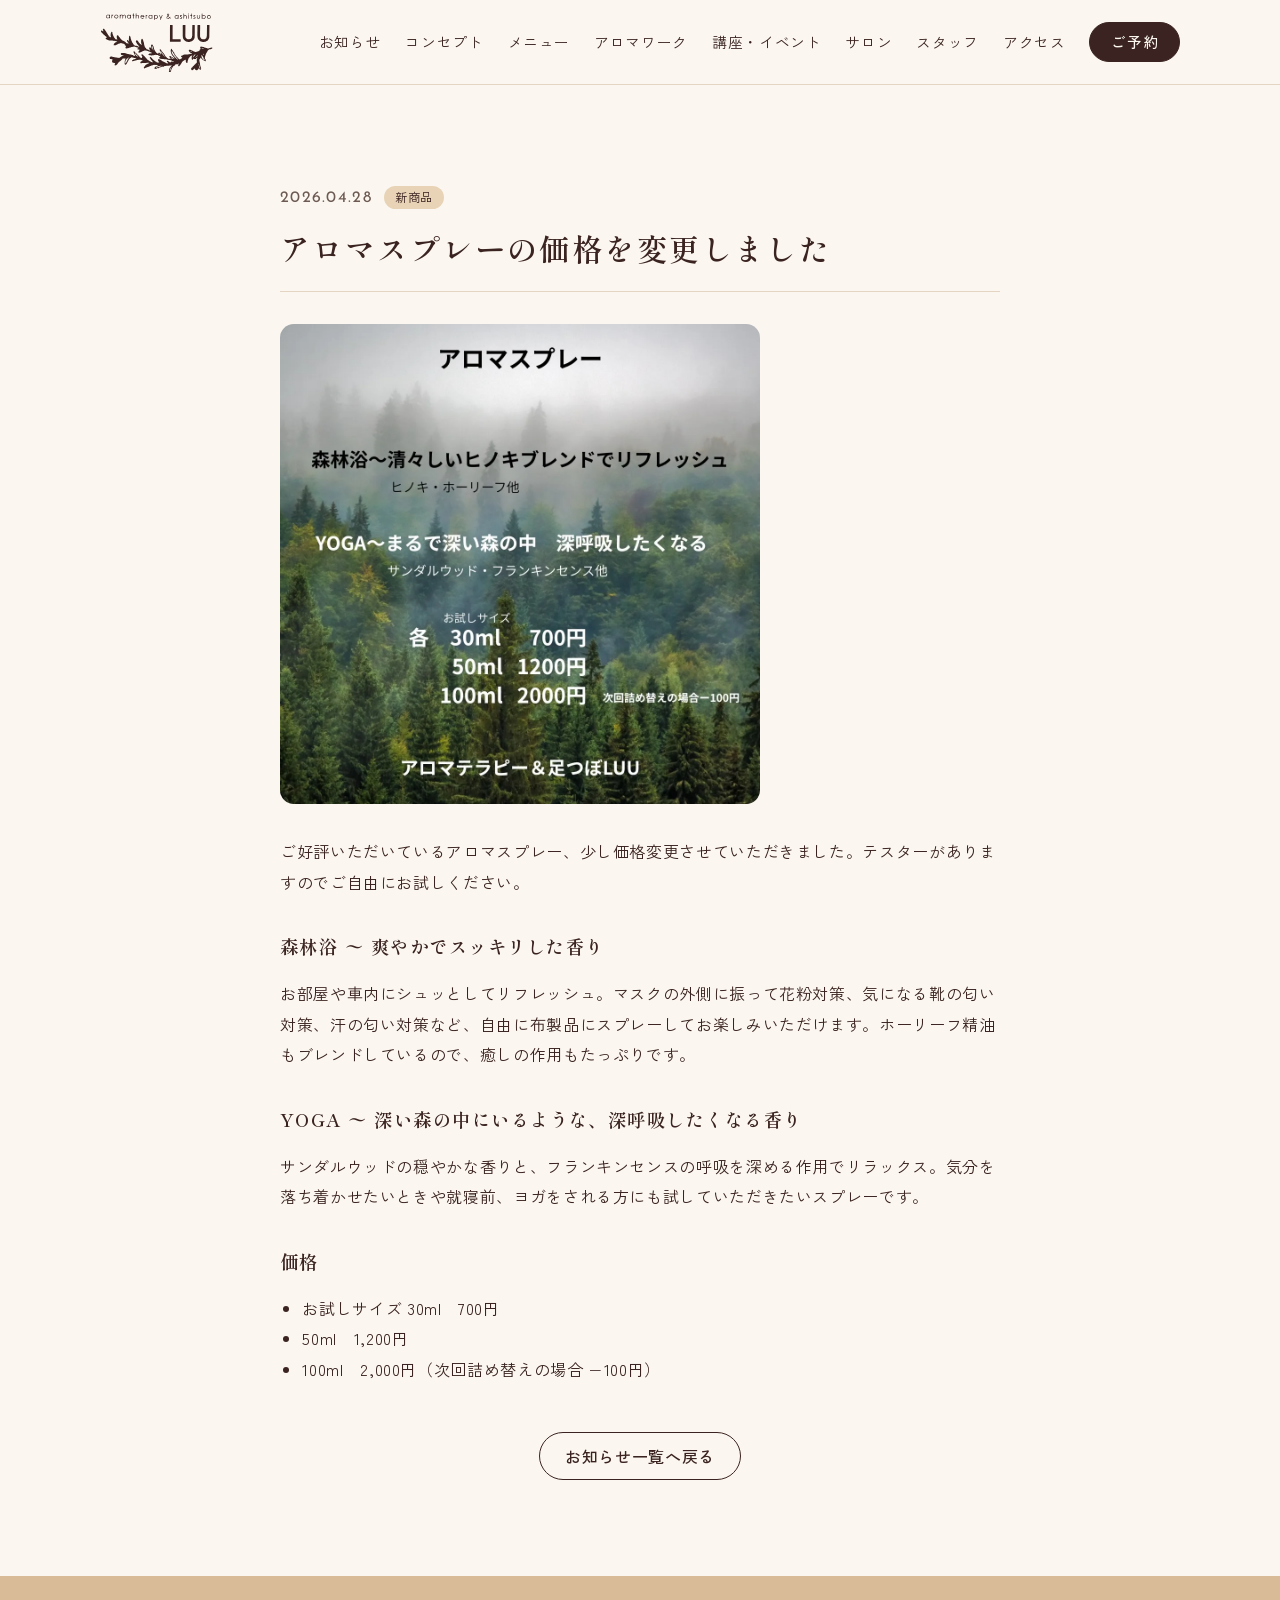
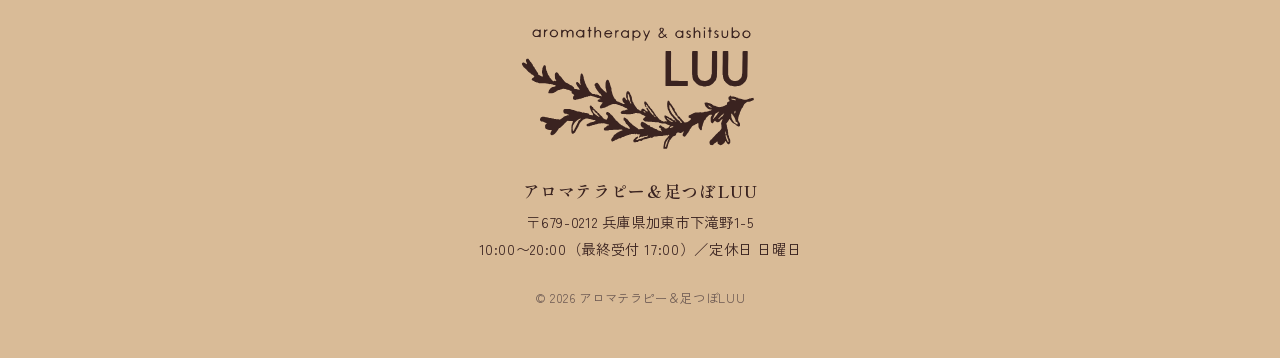
<file: news/2026-04-28-aroma-spray/index.html>
<!DOCTYPE html><html lang="ja"><head><meta charset="utf-8"><meta name="viewport" content="width=device-width, initial-scale=1"><title>アロマスプレーの価格を変更しました｜アロマテラピー＆足つぼLUU</title><meta name="description" content="兵庫県加東市下滝野、一軒家内にある女性専用サロン。筋膜リリース・足つぼ・顔つぼ・ヘッドスパで、健康から美容に繋がる体作りをサポートします。"><link rel="icon" href="/favicon.svg" type="image/svg+xml"><meta name="theme-color" content="#d9bb97"><meta name="format-detection" content="telephone=no"><link rel="canonical" href="https://luuaroma.jp/news/2026-04-28-aroma-spray/"><meta property="og:type" content="website"><meta property="og:site_name" content="アロマテラピー＆足つぼLUU"><meta property="og:title" content="アロマスプレーの価格を変更しました｜アロマテラピー＆足つぼLUU"><meta property="og:description" content="兵庫県加東市下滝野、一軒家内にある女性専用サロン。筋膜リリース・足つぼ・顔つぼ・ヘッドスパで、健康から美容に繋がる体作りをサポートします。"><meta property="og:url" content="https://luuaroma.jp/news/2026-04-28-aroma-spray/"><meta property="og:image" content="https://luuaroma.jp/_astro/hero.NaSrNLpX_Z1aQTb6.jpg"><meta property="og:locale" content="ja_JP"><link rel="stylesheet" href="/_astro/Layout.DkR6UcbA.css"><style>.narrow[data-astro-cid-hqq7p32a]{max-width:720px}.meta[data-astro-cid-hqq7p32a]{align-items:center;gap:.75rem;display:flex}time[data-astro-cid-hqq7p32a]{font-family:var(--font-latin);letter-spacing:.08em;color:var(--ink-soft);padding-top:.15em}.category[data-astro-cid-hqq7p32a]{background:var(--kraft-soft);border-radius:999px;padding:0 .7rem;font-size:.78rem}h1[data-astro-cid-hqq7p32a]{border-bottom:1px solid var(--line);margin-block:.75rem 2rem;padding-bottom:1.25rem;font-size:clamp(1.4rem,3.2vw,1.9rem)}.photo[data-astro-cid-hqq7p32a]{width:min(100%,480px);margin-bottom:2rem}.back[data-astro-cid-hqq7p32a]{text-align:center;margin-top:3rem}
</style></head><body><header class="header" data-astro-cid-nen7h5rs><div class="container inner" data-astro-cid-nen7h5rs><a class="logo" href="/" aria-label="アロマテラピー＆足つぼLUU" data-astro-cid-nen7h5rs><svg viewBox="0 0 3000 1560" aria-hidden="true" data-astro-cid-nen7h5rs="true"><path d="M 863 37 C 861 39 861 43 861 53 C 860 70 858 74 852 74 C 848 74 843 77 842 79 C 841 85 845 89 853 89 C 860 89 860 89 860 127 C 860 169 860 168 867 169 C 873 170 876 168 877 164 C 877 162 877 146 877 128 L 878 95 880 92 C 882 91 884 90 888 89 C 895 88 896 87 896 82 C 896 78 893 76 886 75 C 877 74 877 74 877 56 C 877 37 877 36 869 36 C 865 35 864 35 863 37 M 936 36 C 933 36 931 37 930 39 C 929 42 929 165 930 168 C 931 169 933 170 936 170 C 945 171 946 168 946 139 C 946 118 946 118 949 110 C 953 101 953 100 962 94 C 970 88 979 87 987 92 C 989 93 992 96 992 97 C 992 98 993 100 994 101 C 998 106 998 110 998 138 C 998 168 998 167 1004 171 C 1008 172 1010 171 1013 167 C 1014 164 1014 161 1014 133 L 1014 103 1011 97 C 1009 94 1007 90 1005 89 C 1003 88 1001 85 999 84 C 997 82 995 81 994 81 C 993 81 991 80 989 79 C 987 77 985 76 979 76 C 971 75 967 76 953 86 C 950 88 948 89 947 89 C 946 88 946 79 946 65 L 946 41 943 38 C 942 36 941 35 940 35 C 940 35 938 36 936 36 M 2175 42 C 2171 45 2170 51 2171 70 C 2171 76 2171 101 2170 125 C 2169 175 2169 176 2177 176 C 2186 176 2187 173 2187 146 C 2188 119 2189 113 2198 104 C 2204 97 2208 95 2217 95 C 2223 95 2224 95 2226 97 C 2228 98 2229 99 2231 100 C 2232 100 2234 103 2235 106 L 2238 112 2238 141 C 2237 175 2237 174 2245 176 C 2254 177 2255 172 2255 135 C 2255 109 2255 109 2252 104 C 2251 102 2250 99 2250 98 C 2250 97 2248 95 2242 91 C 2238 88 2234 84 2232 83 C 2224 77 2214 78 2201 87 C 2186 97 2187 97 2187 68 C 2187 48 2186 41 2184 41 C 2183 41 2182 41 2180 40 C 2179 40 2177 41 2175 42 M 2369 43 C 2366 46 2365 51 2366 65 C 2366 74 2362 80 2355 80 C 2350 80 2347 84 2347 89 C 2348 94 2350 95 2357 95 C 2359 95 2362 95 2363 95 C 2364 95 2367 103 2367 105 C 2366 106 2366 122 2366 140 C 2365 173 2365 173 2367 175 C 2370 177 2376 176 2378 174 C 2380 172 2380 171 2380 162 C 2380 156 2380 145 2381 136 C 2381 127 2381 116 2381 111 C 2381 102 2381 102 2384 99 C 2386 96 2388 95 2390 95 C 2394 95 2398 91 2398 86 C 2398 81 2397 80 2391 80 C 2382 80 2381 77 2381 57 L 2381 43 2378 42 C 2374 39 2372 40 2369 43 M 2298 43 C 2294 47 2294 53 2298 57 C 2304 64 2312 64 2316 57 C 2319 51 2319 49 2313 45 C 2308 40 2302 40 2298 43 M 2648 43 C 2647 44 2646 46 2646 50 C 2646 53 2646 74 2645 96 C 2645 118 2645 139 2645 142 C 2645 144 2645 152 2645 160 C 2645 170 2645 173 2647 174 C 2649 177 2655 176 2660 173 C 2667 170 2679 170 2682 174 C 2684 177 2702 178 2712 175 C 2725 171 2736 162 2742 147 C 2744 142 2746 137 2746 136 C 2745 136 2746 131 2746 125 C 2748 115 2747 112 2745 112 C 2744 112 2743 111 2742 109 C 2741 107 2740 105 2739 104 C 2735 100 2731 95 2731 94 C 2731 93 2720 86 2718 86 C 2718 86 2716 85 2715 84 C 2712 81 2704 80 2692 80 C 2685 81 2675 85 2669 91 C 2667 92 2665 93 2664 93 C 2662 93 2662 92 2662 70 C 2662 58 2662 47 2662 45 C 2660 41 2651 40 2648 43 M 1758 46 C 1754 48 1743 60 1743 63 C 1742 71 1743 77 1745 79 C 1746 80 1747 81 1747 82 C 1747 82 1748 83 1750 84 C 1751 85 1752 86 1752 87 C 1752 89 1753 91 1755 93 C 1761 99 1759 103 1745 117 C 1735 126 1735 127 1733 135 C 1729 146 1729 151 1734 160 C 1736 166 1739 169 1742 169 C 1743 169 1745 170 1747 172 C 1750 174 1751 175 1760 175 C 1766 175 1771 175 1773 175 C 1774 176 1776 175 1779 174 C 1795 166 1803 162 1804 160 C 1809 154 1812 155 1825 169 C 1833 177 1840 178 1840 171 C 1840 170 1838 168 1833 164 C 1826 158 1822 154 1822 150 C 1822 149 1824 146 1826 142 C 1831 134 1832 131 1830 128 C 1829 125 1825 126 1822 129 C 1819 131 1810 136 1807 136 C 1806 136 1803 134 1801 131 C 1798 128 1793 124 1791 121 C 1788 119 1786 116 1786 115 C 1786 114 1785 112 1784 111 C 1781 107 1782 102 1789 93 C 1798 81 1800 76 1799 67 C 1798 58 1788 48 1779 47 C 1766 45 1761 45 1758 46 M 1764 61 L 1759 66 1759 72 C 1760 78 1760 80 1762 83 C 1769 93 1770 93 1775 87 C 1781 80 1783 75 1783 68 C 1782 59 1780 57 1773 57 C 1768 57 1768 57 1764 61 M 190 70 C 187 71 172 83 167 88 C 160 95 157 104 157 120 C 157 128 157 133 158 134 C 164 144 183 161 189 163 C 197 164 219 164 222 162 C 225 160 227 159 236 158 C 241 158 241 158 244 161 C 247 165 252 165 256 162 C 259 160 259 165 259 111 L 260 74 258 72 C 254 68 250 68 245 73 C 241 76 241 76 237 76 C 227 74 225 74 223 72 C 221 70 220 70 206 69 C 198 69 191 69 190 70 M 327 72 C 324 74 321 76 321 76 C 319 78 317 77 315 74 C 313 70 305 69 302 72 C 299 74 300 71 299 129 C 299 167 298 166 306 164 C 313 163 313 164 314 134 L 315 107 318 101 C 324 90 334 82 340 82 C 345 82 348 73 344 71 C 339 69 333 69 327 72 M 406 71 C 394 77 380 91 375 101 C 372 109 371 130 374 134 C 375 135 376 138 377 140 C 378 141 381 145 383 148 C 386 150 389 154 391 156 C 393 158 395 159 398 160 C 400 161 404 162 407 164 C 410 166 411 166 424 166 C 436 166 437 166 446 162 C 457 157 465 150 472 137 C 475 130 476 129 476 119 C 476 109 476 107 474 105 C 473 103 472 101 472 100 C 472 98 460 84 458 83 C 457 83 455 81 453 80 C 451 78 449 77 449 77 C 448 77 446 76 444 74 C 440 71 440 71 424 71 C 413 70 408 70 406 71 M 517 73 C 515 75 515 75 514 115 C 514 138 514 158 514 160 C 515 164 519 166 524 166 C 532 167 532 166 532 138 L 532 114 536 106 C 540 97 547 89 552 87 C 557 85 567 86 572 88 C 576 90 578 91 580 96 L 584 102 584 121 C 584 145 585 165 585 166 C 586 167 588 167 590 167 C 593 167 595 167 596 167 C 600 168 601 164 601 138 C 601 116 601 114 603 111 C 604 109 605 107 605 106 C 605 104 614 93 618 90 C 623 86 637 85 642 89 C 644 91 646 92 647 92 C 651 94 652 100 653 133 C 653 168 653 167 660 168 C 664 168 665 168 667 166 C 670 163 671 152 670 117 C 670 96 669 93 660 85 C 648 75 643 72 633 72 C 625 72 624 72 619 75 C 616 77 613 80 611 80 C 609 81 605 84 603 86 C 599 90 599 90 596 88 C 592 86 582 78 578 74 L 574 71 563 71 C 551 72 544 74 538 79 C 536 82 534 81 532 77 C 529 71 521 69 517 73 M 736 74 C 723 79 708 92 702 106 C 698 115 698 131 701 134 C 702 135 703 137 703 139 C 705 145 725 165 729 165 C 730 165 732 166 734 167 C 738 170 760 170 765 168 C 775 164 784 161 785 162 C 786 163 787 165 788 166 C 790 169 791 169 795 169 C 802 169 803 168 804 162 C 805 157 805 77 804 75 C 803 74 800 74 797 74 C 791 74 791 74 788 78 C 784 82 783 83 780 80 C 778 80 776 79 774 79 C 772 79 769 78 766 76 C 761 73 760 73 750 73 C 745 73 739 74 736 74 M 1094 77 C 1084 78 1081 80 1069 90 C 1063 95 1059 99 1059 99 C 1059 99 1058 103 1057 106 C 1054 114 1053 134 1055 138 C 1056 140 1057 143 1058 145 C 1059 148 1061 151 1067 156 C 1071 159 1076 163 1078 165 C 1079 167 1081 168 1082 168 C 1082 168 1085 169 1087 171 C 1090 173 1091 173 1105 173 L 1119 173 1125 170 C 1132 166 1145 155 1147 151 C 1150 147 1149 144 1144 142 C 1139 140 1136 141 1130 147 C 1127 149 1122 153 1119 155 L 1114 158 1102 158 C 1089 158 1089 158 1077 147 C 1068 138 1067 135 1071 129 L 1074 127 1094 127 C 1105 127 1121 127 1130 128 C 1138 128 1146 128 1148 128 C 1154 128 1156 120 1152 115 C 1151 113 1150 111 1150 107 L 1150 102 1140 93 C 1134 89 1128 84 1127 83 C 1125 81 1122 80 1121 79 C 1118 77 1105 76 1094 77 M 1192 81 C 1190 83 1190 85 1190 114 C 1190 174 1190 173 1196 173 C 1203 173 1204 170 1204 140 L 1204 117 1207 110 C 1212 101 1219 93 1223 93 C 1231 93 1237 87 1235 81 C 1233 79 1233 79 1226 79 C 1218 79 1218 79 1213 82 C 1208 87 1206 87 1205 83 C 1202 77 1196 76 1192 81 M 1294 80 C 1286 82 1267 102 1264 110 C 1261 117 1261 138 1264 141 C 1264 142 1266 145 1267 147 C 1268 151 1269 153 1272 154 C 1273 155 1276 158 1279 161 C 1281 163 1284 166 1286 167 C 1288 167 1291 169 1292 171 C 1295 173 1295 174 1310 173 C 1319 173 1326 173 1328 172 C 1329 172 1332 171 1334 171 C 1336 170 1339 169 1341 167 C 1345 164 1347 165 1348 169 C 1350 174 1355 176 1359 172 L 1362 170 1362 126 C 1362 98 1362 82 1361 81 C 1361 81 1359 80 1356 79 C 1352 79 1352 79 1348 83 C 1344 87 1341 88 1336 86 C 1335 85 1333 84 1331 84 C 1330 84 1328 83 1327 81 L 1324 78 1311 78 C 1302 78 1297 79 1294 80 M 1447 80 C 1445 80 1441 81 1439 83 C 1437 84 1435 85 1434 85 C 1433 85 1430 86 1428 88 C 1424 90 1424 90 1422 89 C 1422 87 1421 86 1421 85 C 1421 81 1419 80 1414 80 C 1405 80 1406 74 1406 145 C 1406 216 1405 210 1413 210 C 1421 210 1421 209 1421 187 C 1422 162 1424 159 1434 167 C 1442 173 1447 175 1460 175 C 1470 175 1471 175 1474 173 C 1476 171 1480 169 1483 168 C 1490 164 1500 154 1504 146 C 1508 137 1510 118 1506 115 C 1505 113 1504 111 1503 109 C 1502 107 1500 103 1497 100 C 1494 97 1492 95 1492 94 C 1492 94 1490 92 1488 92 C 1485 91 1483 89 1481 88 C 1480 87 1478 85 1477 85 C 1476 84 1474 83 1472 82 C 1470 79 1457 79 1447 80 M 1543 80 C 1538 82 1538 87 1543 92 C 1545 95 1546 96 1546 100 C 1546 103 1547 106 1549 109 C 1551 112 1552 116 1553 118 C 1553 121 1555 124 1556 126 C 1557 127 1558 130 1558 133 C 1558 136 1559 138 1561 140 C 1562 142 1563 144 1563 145 C 1563 146 1564 147 1565 148 C 1566 149 1567 150 1567 151 C 1567 152 1568 155 1569 156 C 1574 163 1573 173 1566 180 C 1563 184 1561 189 1561 193 C 1561 194 1560 196 1560 198 C 1555 206 1557 211 1563 211 C 1568 211 1573 206 1576 198 C 1580 187 1587 172 1593 161 C 1596 154 1601 145 1602 140 C 1606 130 1611 119 1612 119 C 1612 118 1613 117 1613 115 C 1614 114 1615 112 1616 110 C 1618 108 1625 85 1625 82 C 1625 81 1623 81 1620 81 C 1612 81 1608 85 1604 100 C 1602 106 1593 125 1591 128 C 1590 129 1588 132 1587 134 C 1585 139 1582 143 1580 143 C 1578 143 1576 139 1575 133 C 1575 128 1574 127 1572 126 C 1571 125 1570 124 1570 123 C 1570 123 1569 121 1567 118 C 1564 114 1561 107 1560 101 C 1559 95 1550 79 1547 79 C 1546 79 1544 80 1543 80 M 2446 81 C 2444 82 2440 86 2437 89 L 2431 96 2430 106 C 2430 115 2430 116 2432 117 C 2435 119 2441 124 2443 128 C 2444 130 2445 131 2446 131 C 2447 130 2449 131 2451 132 C 2452 134 2455 135 2456 135 C 2457 135 2460 137 2462 140 C 2468 146 2468 150 2463 156 C 2456 163 2450 164 2440 159 C 2432 155 2428 155 2425 160 C 2423 164 2424 166 2428 166 C 2430 166 2432 167 2433 168 C 2434 169 2435 170 2436 170 C 2437 170 2440 171 2443 173 C 2453 180 2472 175 2480 163 C 2485 156 2486 145 2482 140 C 2481 139 2480 137 2480 136 C 2480 132 2478 130 2475 130 C 2473 130 2471 129 2470 129 C 2468 127 2455 120 2454 120 C 2453 120 2450 118 2448 116 C 2441 110 2443 101 2453 96 C 2457 94 2468 96 2473 99 C 2477 102 2481 101 2482 99 C 2484 95 2478 89 2472 87 C 2470 86 2467 84 2466 83 C 2463 79 2451 78 2446 81 M 1971 83 C 1962 88 1947 103 1944 111 C 1941 120 1940 141 1943 143 C 1944 144 1945 146 1946 148 C 1947 153 1962 167 1970 171 C 1973 173 1976 174 1976 175 C 1977 176 1982 176 1990 176 C 2001 176 2003 176 2007 174 C 2010 172 2013 171 2013 171 C 2014 171 2017 170 2019 168 C 2025 166 2027 166 2027 169 C 2027 173 2029 175 2033 175 C 2042 175 2042 174 2042 131 C 2042 111 2042 93 2042 90 C 2042 83 2041 81 2035 81 C 2031 81 2028 83 2024 89 L 2022 91 2018 89 C 2016 87 2014 86 2012 87 C 2011 87 2009 86 2008 84 C 2002 79 1981 78 1971 83 M 2097 81 C 2094 83 2085 93 2082 97 C 2081 100 2080 103 2080 108 L 2080 114 2087 121 C 2095 130 2095 130 2098 130 C 2100 130 2102 131 2103 133 C 2105 134 2108 137 2111 138 C 2123 142 2122 155 2108 161 L 2103 163 2099 161 C 2096 160 2093 159 2092 159 C 2090 159 2088 158 2087 157 C 2083 154 2081 155 2078 159 C 2075 163 2076 165 2080 166 C 2081 167 2084 168 2085 169 C 2087 169 2089 170 2090 170 C 2091 170 2093 171 2094 173 C 2099 178 2119 176 2127 169 C 2136 162 2140 147 2135 141 C 2134 140 2133 138 2133 137 C 2133 135 2128 131 2122 128 C 2119 126 2116 125 2115 124 C 2114 123 2112 122 2111 122 C 2109 122 2099 115 2098 113 C 2096 110 2097 106 2100 101 C 2106 94 2110 93 2121 99 C 2128 102 2128 102 2131 101 C 2132 100 2134 99 2134 97 C 2134 95 2128 87 2126 87 C 2125 87 2123 85 2121 84 C 2117 80 2117 80 2108 80 C 2103 80 2098 81 2097 81 M 2818 81 C 2812 82 2805 86 2795 95 C 2783 107 2781 112 2780 131 C 2780 142 2780 144 2782 145 C 2782 146 2784 148 2785 149 C 2786 151 2789 155 2792 158 C 2795 161 2798 165 2798 166 C 2799 167 2801 169 2803 169 C 2805 170 2808 171 2809 173 C 2812 176 2820 177 2835 177 C 2852 177 2869 165 2878 147 C 2882 137 2883 119 2879 114 C 2877 113 2876 110 2876 108 C 2875 105 2861 90 2857 89 C 2856 88 2853 87 2850 85 C 2845 81 2845 81 2833 81 C 2827 80 2820 80 2818 81 M 2299 84 C 2297 86 2297 87 2298 92 C 2299 99 2299 115 2298 145 C 2298 169 2298 170 2300 173 C 2302 176 2308 177 2311 174 C 2312 172 2313 170 2313 129 C 2313 80 2313 82 2306 81 C 2302 81 2301 81 2299 84 M 2521 83 C 2519 85 2519 86 2520 90 C 2520 92 2520 105 2520 118 C 2520 137 2520 143 2521 145 C 2522 147 2524 152 2525 156 C 2527 164 2530 168 2533 168 C 2534 168 2535 169 2537 170 C 2538 171 2540 172 2541 172 C 2542 172 2544 173 2546 174 C 2549 176 2551 176 2560 176 C 2570 176 2570 176 2578 172 C 2582 170 2586 168 2586 168 C 2589 168 2596 160 2596 156 C 2597 154 2598 150 2600 148 C 2602 143 2602 143 2602 113 C 2602 80 2602 81 2596 81 C 2588 81 2588 81 2588 112 C 2588 143 2588 143 2581 152 C 2573 160 2569 162 2559 161 C 2554 161 2549 160 2548 160 C 2545 158 2539 151 2538 148 C 2538 147 2537 145 2536 144 C 2535 142 2535 138 2535 113 C 2535 97 2534 84 2534 83 C 2532 80 2524 80 2521 83 M 196 84 C 187 88 179 96 174 106 C 172 110 172 112 172 120 L 173 130 178 137 C 182 141 186 145 190 148 C 196 151 196 151 206 151 C 217 151 227 147 232 141 C 243 129 247 113 241 107 C 239 105 238 103 238 100 C 237 98 236 96 235 94 C 233 93 232 92 231 91 C 229 88 221 84 213 84 C 208 83 204 83 204 83 C 203 82 200 83 196 84 M 414 85 C 397 92 392 100 390 119 C 389 128 389 129 392 132 C 393 134 394 136 394 136 C 394 137 395 139 396 140 C 397 141 399 143 400 144 C 402 150 426 155 435 151 C 437 151 439 149 441 148 C 443 146 445 145 446 145 C 448 144 457 132 459 127 C 461 121 460 112 457 106 C 455 102 454 99 454 99 C 454 96 449 92 442 88 C 434 84 420 83 414 85 M 740 90 C 737 91 734 92 734 92 C 730 92 725 98 721 105 C 718 112 717 113 717 123 C 717 131 717 133 718 134 C 719 134 720 136 721 138 C 723 144 729 150 737 153 C 745 156 759 156 763 154 C 764 153 767 152 768 152 C 772 151 778 144 783 136 C 790 123 787 103 776 95 C 773 94 770 92 769 92 C 769 92 766 91 764 90 C 756 87 746 87 740 90 M 1100 92 C 1091 92 1085 96 1077 103 C 1073 107 1072 110 1072 111 L 1073 114 1101 114 C 1122 114 1131 114 1132 113 C 1136 110 1134 102 1128 98 C 1123 95 1110 91 1108 91 C 1106 91 1103 92 1100 92 M 1308 93 C 1305 93 1303 94 1295 98 C 1290 100 1287 103 1282 113 C 1278 121 1278 121 1278 129 C 1279 136 1279 137 1283 145 C 1288 153 1291 156 1294 156 C 1295 156 1297 157 1298 158 C 1302 161 1320 161 1325 158 C 1326 157 1328 156 1329 156 C 1331 156 1339 147 1344 140 C 1347 134 1347 133 1347 125 C 1347 119 1347 117 1346 115 C 1345 114 1344 112 1343 110 C 1343 107 1340 104 1331 98 C 1324 93 1316 91 1308 93 M 1442 97 C 1429 104 1423 113 1422 128 C 1422 139 1425 146 1433 153 C 1443 162 1458 164 1470 158 C 1475 156 1486 144 1489 138 C 1492 130 1489 111 1484 107 C 1483 107 1481 105 1480 102 C 1478 99 1476 98 1475 98 C 1473 98 1471 97 1470 96 C 1468 93 1467 93 1459 93 C 1450 93 1449 93 1442 97 M 1986 95 C 1979 96 1969 102 1965 107 C 1958 116 1956 132 1960 141 C 1967 155 1969 158 1973 158 C 1975 158 1977 159 1978 160 C 1982 163 1998 163 2002 160 C 2004 159 2006 158 2007 158 C 2010 158 2017 151 2021 145 C 2027 137 2030 121 2026 117 C 2025 116 2023 113 2023 111 C 2020 106 2013 99 2009 98 C 2008 98 2006 97 2005 96 C 2003 95 1993 94 1986 95 M 2684 97 C 2673 102 2668 107 2666 116 C 2665 117 2664 119 2663 120 C 2661 123 2661 137 2664 142 C 2665 144 2666 147 2666 148 C 2666 148 2667 149 2668 149 C 2668 149 2669 150 2670 151 C 2671 154 2674 156 2682 160 C 2688 163 2689 163 2695 162 C 2721 160 2737 139 2730 115 C 2728 109 2722 101 2717 100 C 2716 100 2713 99 2710 97 C 2705 94 2692 94 2684 97 M 2820 98 C 2807 103 2804 107 2799 120 C 2796 129 2798 143 2804 150 C 2805 151 2807 153 2807 154 C 2808 155 2810 156 2812 157 C 2813 157 2816 158 2818 160 C 2823 163 2835 163 2844 160 C 2851 157 2859 149 2863 141 C 2866 135 2866 134 2866 127 C 2866 121 2865 117 2864 116 C 2863 115 2862 113 2861 111 C 2859 104 2846 96 2834 95 C 2828 95 2827 95 2820 98 M 1760 123 C 1747 135 1745 139 1745 147 C 1747 157 1753 162 1766 162 C 1773 162 1775 162 1780 159 C 1783 157 1788 155 1790 153 C 1800 148 1800 144 1791 135 C 1788 131 1782 125 1779 121 C 1776 116 1773 113 1772 113 C 1771 113 1765 117 1760 123 M 1875 338 C 1875 338 1863 338 1849 338 C 1826 338 1824 338 1822 340 L 1820 342 1819 442 C 1819 497 1819 542 1819 544 C 1819 545 1819 561 1819 579 C 1819 597 1819 648 1819 691 C 1818 735 1819 770 1819 771 C 1820 773 1821 774 1822 775 C 1824 775 2051 777 2081 776 C 2100 776 2098 779 2098 743 C 2098 716 2098 715 2096 713 L 2094 711 1999 711 C 1886 711 1890 711 1889 707 C 1888 706 1888 678 1888 639 C 1888 603 1888 554 1888 530 C 1889 485 1889 393 1889 362 C 1889 342 1888 340 1882 339 C 1880 338 1878 338 1877 337 C 1876 337 1875 337 1875 338 M 2160 339 C 2155 340 2154 341 2153 344 C 2152 346 2150 385 2151 396 C 2151 398 2151 452 2151 516 C 2151 628 2151 632 2153 636 C 2155 640 2155 643 2155 653 C 2155 663 2155 666 2157 669 C 2158 671 2159 674 2159 678 C 2159 682 2159 684 2161 684 C 2161 685 2162 686 2162 688 C 2162 690 2163 692 2164 693 C 2164 695 2165 696 2165 698 C 2165 699 2166 701 2168 703 C 2169 704 2172 707 2173 710 C 2175 714 2186 725 2196 734 C 2199 736 2202 740 2203 741 C 2205 745 2216 754 2219 754 C 2221 754 2228 759 2234 765 C 2235 766 2238 767 2241 768 C 2243 768 2245 769 2246 770 C 2248 770 2250 771 2252 771 C 2254 771 2257 772 2259 773 C 2261 774 2265 775 2272 776 C 2278 776 2283 777 2285 778 C 2291 781 2322 781 2330 778 C 2332 777 2338 776 2342 776 C 2357 775 2374 769 2384 762 C 2385 761 2390 758 2395 756 C 2402 752 2406 749 2421 734 C 2430 725 2438 716 2439 714 C 2440 713 2441 710 2443 709 C 2446 703 2454 687 2454 683 C 2455 679 2456 677 2460 667 C 2462 662 2462 657 2464 538 C 2464 475 2464 472 2464 459 C 2464 454 2464 427 2464 397 C 2465 347 2465 344 2463 342 C 2461 340 2461 339 2433 339 L 2405 339 2403 341 C 2401 343 2401 345 2401 358 C 2400 377 2399 450 2398 544 L 2398 621 2395 627 C 2393 632 2392 636 2392 642 C 2391 647 2390 653 2389 655 C 2386 668 2385 671 2382 674 C 2381 677 2377 681 2373 684 C 2369 687 2365 691 2363 693 C 2359 698 2351 702 2339 705 C 2336 707 2331 708 2329 709 C 2325 712 2285 712 2282 710 C 2281 709 2278 708 2276 707 C 2273 707 2270 706 2269 705 C 2268 705 2265 704 2264 704 C 2261 703 2258 700 2243 685 C 2234 675 2232 673 2232 669 C 2232 668 2230 665 2229 662 C 2225 658 2225 656 2225 651 C 2225 646 2225 645 2222 642 L 2220 639 2220 615 C 2220 583 2221 380 2222 359 C 2222 338 2224 339 2199 339 C 2174 338 2164 338 2160 339 M 2541 340 C 2539 340 2537 341 2536 342 C 2535 344 2535 341 2534 469 C 2533 508 2533 545 2532 551 C 2532 556 2532 577 2532 598 L 2532 635 2535 637 C 2537 639 2537 640 2537 651 C 2537 659 2538 664 2539 667 C 2539 669 2540 673 2541 676 C 2541 680 2542 684 2544 686 C 2545 688 2546 690 2546 691 C 2546 692 2547 693 2548 695 C 2549 696 2550 698 2550 699 C 2550 706 2555 714 2560 714 C 2560 714 2561 714 2561 715 C 2561 716 2569 726 2574 730 C 2583 740 2586 742 2588 745 C 2589 747 2592 749 2595 751 C 2598 752 2602 754 2603 755 C 2605 756 2607 758 2609 759 C 2611 763 2619 767 2625 768 C 2629 769 2637 772 2640 773 C 2641 774 2647 775 2653 776 C 2658 777 2664 778 2666 779 C 2670 781 2704 781 2711 779 C 2713 778 2720 777 2726 776 C 2731 776 2738 774 2741 773 C 2747 771 2764 763 2767 761 C 2768 760 2771 758 2773 757 C 2775 756 2779 754 2782 753 C 2786 751 2791 746 2798 738 C 2799 737 2803 732 2808 728 C 2813 723 2817 719 2818 718 C 2818 716 2819 715 2820 714 C 2822 711 2834 688 2835 684 C 2835 682 2836 678 2837 676 C 2843 660 2843 662 2843 609 C 2844 585 2844 565 2844 564 C 2845 563 2846 462 2846 394 L 2847 343 2844 341 C 2840 339 2795 338 2788 340 C 2782 341 2782 339 2782 402 C 2781 434 2781 473 2780 489 C 2780 504 2780 535 2779 557 C 2779 615 2779 618 2778 620 C 2776 622 2774 637 2774 640 C 2775 645 2773 654 2770 658 C 2769 659 2768 663 2767 665 C 2766 668 2765 671 2765 673 C 2763 676 2740 698 2736 700 C 2731 702 2728 703 2725 706 C 2722 707 2719 708 2718 708 C 2716 708 2713 709 2710 709 C 2703 712 2667 712 2663 709 C 2658 707 2649 704 2646 704 C 2644 704 2640 700 2631 691 C 2619 679 2618 677 2613 666 C 2608 657 2607 655 2607 650 C 2607 646 2607 645 2605 642 L 2602 638 2602 557 C 2603 512 2603 460 2604 442 C 2604 423 2604 394 2604 378 C 2604 341 2604 343 2602 341 C 2600 339 2599 339 2572 339 C 2557 339 2543 340 2541 340 M 88 435 C 82 438 79 440 76 447 C 72 457 74 466 80 475 C 82 477 83 479 83 483 C 83 486 84 488 85 490 C 88 492 90 504 88 504 C 88 504 85 503 82 501 C 78 499 75 498 74 498 C 73 498 69 495 65 492 C 60 487 57 485 55 485 C 53 485 50 484 47 482 L 42 480 37 482 C 32 484 26 490 24 495 C 22 500 27 514 34 521 C 37 524 40 528 40 530 C 41 534 52 546 56 547 C 57 547 59 548 60 550 C 62 555 65 558 69 559 C 73 560 77 564 77 567 C 77 569 95 589 99 591 C 100 592 103 594 104 596 C 105 597 107 600 109 600 C 111 601 114 603 116 605 C 118 607 121 608 122 608 C 123 608 125 609 126 610 C 127 611 129 614 131 615 C 132 617 134 620 135 622 C 136 624 137 627 138 627 C 139 627 141 628 143 629 C 144 630 147 631 148 631 C 150 631 160 637 164 642 C 166 645 168 646 171 647 C 176 647 177 649 178 653 C 179 661 174 667 163 671 C 155 674 153 676 149 685 C 144 697 147 705 158 706 C 160 707 164 708 166 708 C 167 709 170 711 172 711 C 176 713 181 717 185 721 C 187 723 189 724 191 724 C 194 724 198 726 203 728 C 207 730 212 731 216 732 C 220 732 224 733 227 735 C 229 737 232 738 232 738 C 233 738 235 739 237 740 C 241 742 243 742 258 742 C 267 742 277 742 281 742 C 302 742 332 744 334 745 C 336 746 341 747 347 748 C 353 748 359 750 361 751 C 364 752 372 752 379 750 C 382 749 383 749 386 751 C 388 753 389 753 393 752 C 398 752 399 752 401 754 C 403 755 405 756 407 756 C 409 756 411 757 413 759 C 416 760 417 761 421 761 C 425 761 428 762 431 764 C 433 765 437 766 439 766 C 447 766 452 777 444 778 C 442 778 438 780 435 781 C 431 783 426 784 423 784 C 418 785 414 786 408 789 C 403 792 395 795 392 797 C 383 801 380 804 377 809 C 376 811 373 814 372 816 C 366 822 363 828 357 847 C 353 859 353 861 358 865 L 361 867 382 867 C 402 866 403 866 411 863 C 415 861 420 859 423 858 C 425 857 430 855 435 853 C 439 851 444 849 446 848 C 448 848 451 846 455 841 C 460 837 463 834 468 832 C 472 830 476 828 477 827 C 479 827 481 826 483 826 C 484 826 489 825 493 824 C 497 822 503 820 507 819 C 515 817 526 813 531 811 C 532 810 537 809 541 809 C 548 808 549 808 552 810 C 555 813 556 813 562 812 C 567 812 568 812 570 813 C 573 816 579 818 581 818 C 583 817 584 817 585 819 C 586 821 587 821 595 821 C 603 821 604 821 611 825 C 623 831 625 832 626 833 C 627 834 629 835 630 835 C 632 835 633 835 634 836 C 634 837 635 837 636 836 C 642 835 644 839 645 849 C 645 853 646 858 647 863 L 650 870 656 871 C 661 871 662 872 663 875 C 664 879 665 880 669 880 C 671 880 679 885 679 887 C 680 887 678 891 675 894 C 672 897 668 903 666 906 C 663 913 663 914 663 925 L 663 936 666 940 C 669 943 670 944 673 944 C 676 944 678 945 680 946 C 684 950 691 951 698 947 C 703 945 705 944 714 944 C 723 944 726 943 729 942 C 739 937 742 936 750 935 C 757 934 760 933 767 931 C 772 928 777 927 783 926 C 789 925 791 925 796 921 C 800 917 802 917 808 916 C 813 916 818 914 821 913 C 830 909 835 908 839 910 C 842 911 847 910 848 907 C 849 907 852 905 855 904 C 860 901 861 901 864 902 C 867 903 869 903 873 901 C 881 898 887 897 892 900 C 894 901 899 902 903 903 C 907 903 913 905 915 906 C 918 908 920 908 923 907 C 926 907 927 907 929 909 C 931 910 932 911 933 911 C 933 911 936 912 939 914 C 943 916 945 916 949 915 C 955 915 962 918 967 923 C 970 926 970 926 979 926 C 988 926 989 926 990 928 C 991 929 993 930 995 931 C 1000 931 1007 936 1007 938 C 1007 941 1003 942 996 942 C 990 942 983 944 982 947 C 981 948 980 948 978 948 C 973 948 971 951 971 959 C 971 967 973 970 977 970 C 980 970 982 971 984 973 C 987 975 988 975 997 975 C 1006 975 1009 975 1012 977 C 1016 979 1017 979 1022 979 C 1034 977 1034 985 1023 998 C 1020 1001 1016 1007 1015 1009 C 1013 1011 1010 1016 1007 1019 C 998 1030 996 1040 1001 1046 C 1002 1048 1004 1051 1005 1053 L 1006 1057 1012 1057 C 1017 1056 1022 1055 1035 1051 C 1038 1050 1044 1048 1048 1047 C 1057 1045 1071 1040 1075 1037 C 1077 1036 1080 1034 1083 1034 C 1090 1033 1093 1031 1098 1027 C 1100 1025 1104 1023 1106 1022 C 1109 1021 1112 1020 1114 1019 C 1116 1018 1119 1017 1121 1017 C 1123 1017 1126 1015 1131 1012 C 1138 1006 1139 1006 1144 1006 C 1148 1006 1151 1005 1154 1003 C 1158 1001 1160 1000 1163 1001 C 1165 1001 1169 1001 1171 1000 C 1175 999 1176 999 1179 1000 C 1181 1002 1183 1002 1187 1001 C 1193 1001 1210 1003 1212 1005 C 1214 1005 1216 1006 1217 1006 C 1218 1006 1221 1007 1223 1009 C 1225 1010 1228 1011 1230 1011 C 1232 1011 1234 1012 1236 1014 C 1238 1015 1240 1016 1244 1016 C 1247 1016 1249 1017 1251 1018 C 1252 1019 1254 1020 1255 1020 C 1255 1020 1257 1021 1258 1022 C 1259 1023 1263 1024 1266 1024 C 1269 1025 1272 1026 1274 1027 C 1275 1028 1279 1029 1282 1029 C 1287 1029 1288 1030 1290 1034 C 1293 1038 1294 1038 1297 1038 C 1300 1038 1302 1039 1305 1041 C 1309 1046 1312 1047 1315 1047 C 1317 1047 1319 1048 1320 1049 C 1321 1050 1323 1051 1326 1051 C 1328 1051 1330 1052 1331 1053 C 1332 1053 1333 1054 1334 1054 C 1334 1054 1337 1056 1339 1058 C 1342 1060 1344 1061 1347 1061 C 1350 1061 1351 1061 1351 1063 C 1353 1068 1348 1071 1334 1071 C 1326 1071 1325 1071 1314 1077 C 1304 1082 1303 1082 1297 1082 C 1290 1082 1282 1084 1278 1087 C 1276 1088 1273 1090 1270 1091 C 1264 1093 1264 1094 1261 1099 C 1256 1109 1259 1115 1270 1121 C 1277 1124 1277 1124 1289 1124 C 1298 1124 1301 1124 1303 1126 C 1304 1127 1306 1127 1309 1127 C 1311 1126 1318 1127 1326 1128 C 1342 1130 1374 1129 1381 1127 C 1384 1126 1391 1125 1398 1124 C 1407 1124 1412 1123 1415 1121 C 1418 1120 1422 1119 1424 1119 C 1426 1119 1431 1118 1436 1115 C 1442 1112 1444 1112 1446 1113 C 1447 1114 1456 1114 1468 1115 C 1481 1115 1487 1116 1488 1116 C 1489 1117 1493 1118 1497 1119 C 1503 1119 1505 1120 1507 1122 C 1513 1128 1518 1132 1522 1132 C 1525 1133 1529 1135 1533 1137 C 1537 1139 1541 1141 1545 1141 C 1550 1141 1550 1142 1551 1145 C 1553 1148 1553 1149 1559 1151 C 1572 1155 1572 1161 1558 1169 C 1556 1171 1553 1172 1552 1172 C 1550 1172 1546 1176 1542 1183 C 1536 1192 1536 1194 1545 1203 C 1550 1208 1554 1212 1559 1215 L 1565 1218 1579 1218 C 1592 1218 1593 1218 1596 1221 C 1600 1223 1600 1223 1618 1223 C 1628 1222 1639 1223 1642 1223 C 1644 1224 1649 1224 1652 1224 C 1655 1225 1659 1225 1659 1226 C 1660 1227 1669 1227 1692 1227 C 1722 1227 1725 1227 1728 1229 C 1729 1230 1733 1231 1735 1232 C 1737 1232 1739 1233 1740 1234 C 1741 1234 1743 1235 1745 1236 C 1747 1236 1750 1238 1751 1239 C 1753 1240 1755 1241 1761 1241 C 1767 1241 1770 1242 1772 1243 C 1773 1245 1776 1245 1794 1245 L 1814 1245 1821 1248 C 1825 1251 1830 1252 1833 1252 C 1835 1253 1838 1254 1841 1255 C 1843 1257 1846 1258 1847 1258 C 1848 1258 1850 1259 1852 1260 C 1854 1262 1856 1262 1861 1262 C 1872 1262 1873 1263 1869 1275 C 1867 1281 1866 1283 1862 1287 C 1860 1289 1854 1294 1850 1298 C 1840 1308 1840 1308 1823 1307 C 1808 1306 1805 1304 1805 1298 C 1805 1295 1802 1292 1798 1292 C 1796 1292 1794 1291 1791 1287 C 1788 1283 1787 1283 1784 1283 C 1778 1285 1775 1283 1772 1278 C 1769 1273 1766 1271 1758 1266 C 1752 1262 1735 1279 1736 1289 C 1736 1291 1738 1292 1741 1294 C 1743 1296 1745 1298 1745 1298 C 1745 1301 1748 1302 1754 1303 C 1763 1304 1764 1305 1761 1312 C 1757 1318 1757 1322 1761 1326 C 1762 1329 1764 1330 1766 1330 C 1769 1330 1770 1331 1772 1337 C 1774 1342 1774 1342 1772 1344 C 1769 1347 1767 1346 1765 1342 C 1763 1338 1761 1337 1757 1337 C 1755 1337 1753 1336 1751 1336 C 1750 1335 1747 1334 1745 1334 C 1743 1334 1736 1333 1731 1331 C 1723 1329 1721 1328 1718 1325 C 1713 1320 1702 1314 1698 1314 C 1695 1314 1690 1312 1687 1308 C 1685 1307 1683 1306 1680 1306 C 1675 1306 1669 1302 1663 1296 C 1662 1294 1660 1293 1658 1293 C 1656 1293 1652 1292 1649 1291 C 1645 1289 1641 1288 1638 1288 C 1631 1288 1630 1287 1629 1280 C 1628 1273 1619 1266 1608 1266 C 1604 1266 1603 1265 1591 1255 C 1588 1253 1584 1250 1582 1249 C 1580 1249 1578 1247 1577 1246 C 1575 1245 1573 1244 1571 1244 C 1568 1243 1566 1242 1564 1239 C 1561 1236 1560 1236 1557 1235 C 1553 1235 1552 1235 1548 1231 C 1546 1229 1543 1227 1540 1226 C 1538 1226 1536 1224 1534 1224 C 1532 1222 1525 1221 1523 1223 C 1521 1224 1513 1236 1510 1242 C 1505 1254 1508 1272 1518 1282 C 1521 1285 1524 1289 1525 1290 C 1527 1292 1529 1293 1531 1294 C 1540 1296 1546 1300 1546 1303 C 1546 1309 1544 1310 1528 1311 C 1516 1311 1513 1312 1510 1314 C 1507 1315 1505 1316 1498 1316 C 1478 1315 1478 1315 1477 1312 C 1476 1311 1475 1308 1473 1307 C 1472 1306 1470 1303 1469 1302 C 1468 1300 1466 1298 1459 1296 C 1452 1293 1448 1291 1445 1288 C 1443 1286 1440 1283 1438 1282 C 1436 1281 1431 1278 1428 1275 C 1424 1272 1420 1270 1419 1270 C 1419 1270 1414 1266 1409 1261 C 1404 1256 1398 1250 1396 1247 C 1392 1244 1389 1242 1387 1241 C 1384 1241 1378 1236 1378 1232 C 1377 1230 1375 1228 1369 1226 C 1366 1224 1365 1224 1365 1221 C 1365 1218 1362 1212 1354 1206 C 1351 1202 1348 1198 1347 1196 C 1346 1192 1344 1190 1339 1190 C 1335 1189 1330 1185 1328 1181 C 1327 1178 1326 1177 1323 1177 C 1321 1177 1319 1176 1318 1175 C 1313 1171 1304 1168 1301 1170 C 1296 1173 1295 1177 1295 1190 C 1295 1203 1295 1203 1298 1205 C 1301 1209 1304 1209 1308 1209 C 1312 1207 1313 1209 1312 1218 L 1312 1225 1315 1226 C 1318 1228 1318 1229 1321 1237 C 1323 1244 1327 1249 1331 1250 C 1333 1251 1336 1253 1338 1255 C 1339 1256 1342 1258 1343 1259 C 1346 1260 1351 1269 1351 1272 C 1351 1274 1356 1278 1360 1281 C 1364 1282 1365 1283 1365 1286 C 1365 1288 1367 1290 1368 1291 C 1369 1293 1370 1295 1370 1296 C 1371 1298 1372 1299 1374 1300 C 1376 1300 1377 1303 1374 1306 C 1371 1309 1357 1309 1351 1306 C 1349 1305 1347 1304 1346 1304 C 1345 1304 1343 1303 1341 1301 C 1339 1299 1337 1298 1334 1298 C 1332 1298 1330 1297 1329 1297 C 1328 1296 1327 1295 1326 1295 C 1322 1295 1316 1292 1309 1287 C 1306 1284 1302 1282 1300 1282 C 1296 1282 1291 1279 1285 1273 C 1281 1270 1277 1267 1275 1266 C 1269 1264 1260 1258 1258 1255 C 1256 1253 1254 1252 1252 1251 C 1249 1250 1246 1249 1245 1248 C 1242 1245 1228 1228 1228 1227 C 1228 1226 1217 1215 1215 1215 C 1214 1215 1211 1213 1209 1210 C 1206 1207 1204 1206 1201 1205 C 1195 1204 1192 1200 1192 1194 C 1192 1189 1192 1188 1189 1186 C 1181 1180 1169 1166 1166 1162 C 1164 1159 1162 1155 1161 1153 C 1158 1149 1137 1131 1133 1129 C 1131 1128 1129 1126 1128 1124 C 1127 1120 1124 1117 1120 1114 C 1118 1114 1115 1111 1113 1109 C 1111 1107 1109 1106 1107 1106 C 1106 1106 1103 1105 1102 1104 C 1097 1101 1088 1101 1084 1102 C 1078 1105 1077 1108 1076 1119 L 1076 1129 1080 1132 C 1083 1134 1086 1137 1089 1138 C 1094 1141 1098 1148 1099 1159 C 1099 1167 1099 1169 1092 1178 C 1091 1181 1089 1185 1089 1187 C 1087 1194 1077 1200 1074 1195 C 1073 1194 1072 1193 1069 1193 C 1065 1192 1054 1187 1053 1184 C 1052 1183 1051 1183 1049 1183 C 1048 1183 1045 1182 1044 1181 C 1043 1180 1040 1178 1038 1176 C 1036 1175 1034 1173 1033 1170 C 1030 1162 1023 1154 1010 1145 C 1009 1144 1007 1142 1007 1140 C 1006 1138 1004 1135 1002 1134 C 998 1132 993 1127 993 1124 C 992 1123 991 1122 990 1121 C 989 1120 987 1118 986 1116 C 984 1112 984 1112 979 1112 C 974 1112 971 1109 969 1103 C 968 1098 959 1090 953 1087 C 947 1085 943 1080 941 1075 C 939 1070 938 1069 934 1068 C 930 1066 923 1061 921 1059 C 918 1055 914 1046 914 1044 C 914 1041 911 1039 908 1039 C 906 1039 903 1037 897 1029 C 888 1020 887 1020 883 1020 C 879 1020 879 1019 872 1031 C 869 1035 870 1037 873 1044 C 876 1048 877 1052 877 1056 C 878 1059 879 1064 880 1067 C 882 1070 883 1074 883 1075 C 884 1076 885 1079 886 1080 C 887 1081 888 1083 888 1085 C 888 1088 890 1093 893 1095 C 894 1096 895 1099 896 1100 C 897 1105 899 1108 904 1111 C 910 1115 911 1116 911 1124 C 911 1127 912 1131 913 1132 C 914 1135 914 1138 912 1140 C 910 1142 900 1143 897 1140 C 895 1139 892 1139 885 1139 C 877 1139 875 1139 873 1137 C 869 1135 862 1127 861 1124 C 860 1121 856 1119 853 1120 C 852 1121 850 1120 849 1119 C 847 1117 844 1117 838 1116 C 834 1116 829 1114 826 1114 C 823 1112 820 1112 818 1113 C 815 1113 813 1113 810 1111 C 803 1107 797 1106 783 1108 C 778 1108 777 1108 775 1107 C 774 1106 772 1105 770 1104 C 768 1103 766 1102 764 1101 C 763 1100 760 1099 758 1099 C 755 1098 750 1097 747 1096 C 742 1094 739 1094 731 1094 C 726 1094 721 1094 721 1093 C 720 1093 716 1091 713 1090 C 709 1090 705 1088 704 1087 C 702 1086 700 1085 698 1086 C 697 1086 695 1086 693 1084 C 691 1082 690 1081 686 1081 C 681 1081 680 1081 678 1078 C 675 1075 675 1075 668 1075 C 663 1075 660 1074 658 1074 C 657 1073 654 1072 652 1072 C 650 1072 648 1071 646 1071 C 645 1070 642 1069 639 1068 C 637 1068 632 1067 629 1066 C 624 1064 621 1064 594 1064 C 559 1064 552 1065 545 1072 C 541 1076 541 1098 545 1106 C 547 1112 555 1119 559 1119 C 561 1119 563 1120 565 1121 C 567 1123 569 1123 576 1123 C 583 1123 584 1123 588 1126 C 590 1128 592 1129 595 1129 C 597 1129 600 1130 603 1131 C 605 1133 608 1134 609 1134 C 611 1134 612 1135 612 1136 C 612 1138 603 1141 595 1141 C 590 1142 587 1142 581 1146 C 576 1148 571 1150 570 1151 C 557 1153 550 1157 539 1168 C 532 1174 527 1178 525 1179 C 523 1179 520 1181 518 1183 C 515 1187 507 1191 504 1191 C 504 1191 501 1192 498 1194 L 493 1197 488 1195 C 485 1193 480 1193 474 1192 C 458 1192 453 1191 448 1188 C 444 1186 442 1186 436 1186 C 430 1187 429 1187 427 1186 C 426 1185 423 1184 422 1184 C 421 1184 419 1183 418 1182 C 416 1181 413 1180 406 1180 C 399 1179 394 1178 390 1177 C 386 1175 383 1175 373 1175 C 363 1175 362 1175 358 1172 C 355 1170 353 1170 345 1169 C 340 1169 335 1168 333 1167 C 331 1167 328 1166 325 1166 C 321 1165 318 1165 317 1163 C 314 1161 314 1161 289 1159 L 277 1158 271 1161 C 264 1164 256 1171 256 1174 C 256 1175 256 1176 255 1177 C 254 1177 253 1182 251 1188 L 249 1198 251 1202 C 253 1204 254 1207 254 1207 C 254 1208 256 1211 259 1214 C 264 1219 265 1220 269 1220 C 284 1220 288 1221 291 1223 C 293 1224 296 1225 297 1225 C 299 1225 301 1226 303 1227 C 306 1229 315 1233 317 1233 C 318 1233 320 1234 322 1235 C 323 1236 326 1238 329 1239 C 332 1239 334 1240 334 1241 C 334 1244 328 1250 321 1255 C 314 1259 314 1259 314 1278 C 314 1292 314 1294 316 1299 C 319 1305 325 1311 328 1311 C 330 1312 340 1318 342 1320 C 343 1321 347 1321 351 1322 C 356 1322 359 1323 360 1324 C 363 1326 380 1327 388 1325 C 395 1323 397 1324 397 1328 C 397 1330 391 1345 388 1348 C 386 1352 381 1366 380 1373 C 380 1377 380 1378 383 1382 C 389 1390 399 1392 408 1387 C 409 1386 412 1385 414 1385 C 418 1385 421 1384 427 1378 C 430 1376 434 1373 435 1372 C 443 1367 456 1352 461 1342 C 462 1340 465 1336 468 1332 C 474 1326 482 1313 483 1309 C 484 1307 493 1299 494 1299 C 497 1299 507 1294 510 1290 C 515 1285 527 1274 531 1272 C 534 1270 554 1249 557 1245 C 557 1244 561 1241 564 1239 C 572 1234 577 1228 583 1220 C 589 1211 595 1207 600 1209 C 603 1211 607 1211 631 1211 C 665 1211 666 1211 660 1220 C 659 1223 658 1227 657 1230 C 657 1233 656 1237 655 1239 C 649 1250 645 1264 644 1272 C 644 1277 644 1282 643 1284 C 642 1289 642 1301 643 1305 C 644 1307 644 1309 643 1313 C 641 1321 642 1352 644 1356 C 645 1358 646 1360 646 1361 C 646 1364 651 1368 656 1371 L 660 1373 665 1371 C 668 1369 672 1367 674 1366 C 676 1364 678 1363 679 1363 C 683 1363 690 1354 692 1348 C 694 1344 695 1340 697 1339 C 698 1338 699 1334 700 1331 C 702 1327 703 1324 707 1319 C 711 1315 713 1312 714 1309 C 716 1302 720 1294 724 1290 C 728 1285 733 1276 733 1272 C 733 1270 737 1262 745 1247 C 746 1245 747 1242 747 1241 C 748 1239 750 1236 752 1233 C 765 1219 773 1210 782 1202 C 791 1193 792 1193 795 1193 C 798 1194 800 1193 802 1191 C 817 1181 821 1179 833 1180 C 838 1180 843 1181 845 1182 C 846 1182 849 1183 850 1183 C 851 1183 853 1184 854 1184 C 856 1185 860 1186 865 1187 C 872 1187 881 1189 892 1193 C 895 1194 898 1195 900 1195 C 902 1195 904 1196 906 1198 C 909 1200 910 1201 921 1201 C 933 1201 941 1203 943 1207 C 945 1212 941 1218 936 1217 C 932 1216 925 1218 920 1222 C 916 1225 915 1225 907 1226 C 902 1226 898 1227 897 1228 C 896 1229 891 1230 885 1230 C 877 1231 875 1231 872 1234 C 861 1241 854 1245 852 1245 C 848 1245 835 1255 832 1260 C 830 1264 832 1271 836 1275 L 839 1278 856 1278 C 871 1278 873 1277 877 1275 C 879 1274 882 1273 883 1273 C 884 1273 887 1272 890 1271 C 899 1267 911 1263 914 1263 C 916 1263 919 1262 920 1261 C 922 1261 927 1259 932 1258 C 937 1257 942 1256 943 1255 C 944 1254 947 1254 949 1254 C 951 1254 956 1253 959 1252 C 962 1251 967 1250 969 1249 C 972 1249 976 1248 978 1247 C 980 1246 984 1245 994 1245 C 1004 1245 1007 1245 1012 1242 C 1020 1239 1021 1239 1026 1242 L 1030 1244 1035 1242 C 1041 1239 1049 1239 1052 1242 C 1054 1245 1062 1246 1072 1246 C 1078 1246 1079 1246 1082 1249 C 1085 1253 1086 1253 1091 1253 C 1102 1253 1115 1260 1113 1264 C 1112 1267 1107 1270 1103 1270 C 1095 1270 1084 1276 1077 1283 C 1073 1287 1070 1290 1069 1290 C 1066 1290 1058 1295 1055 1298 C 1052 1301 1048 1311 1048 1315 C 1048 1316 1049 1318 1049 1320 C 1050 1322 1051 1325 1051 1326 C 1052 1329 1057 1331 1061 1331 C 1063 1330 1073 1330 1084 1330 C 1104 1330 1104 1330 1109 1327 L 1114 1325 1153 1324 C 1185 1324 1193 1324 1198 1323 C 1207 1321 1210 1321 1216 1323 C 1220 1324 1220 1324 1230 1322 C 1237 1320 1243 1320 1257 1319 L 1274 1319 1278 1322 C 1283 1327 1281 1331 1274 1331 C 1268 1331 1261 1334 1256 1339 C 1252 1343 1250 1343 1245 1344 C 1237 1345 1236 1346 1232 1350 C 1229 1353 1219 1358 1216 1358 C 1215 1358 1214 1358 1213 1359 C 1213 1360 1211 1361 1209 1362 C 1207 1363 1204 1366 1202 1368 C 1200 1371 1198 1373 1195 1374 C 1189 1376 1185 1379 1176 1388 C 1171 1393 1170 1394 1169 1399 C 1169 1403 1168 1404 1161 1411 C 1150 1422 1141 1436 1139 1446 C 1139 1451 1143 1462 1147 1467 C 1150 1470 1150 1470 1154 1469 C 1157 1469 1161 1467 1164 1465 C 1166 1463 1168 1462 1169 1462 C 1171 1462 1184 1455 1189 1452 C 1193 1449 1195 1448 1200 1448 C 1206 1447 1208 1446 1214 1443 C 1218 1440 1223 1438 1223 1438 C 1224 1438 1227 1436 1229 1435 C 1236 1430 1237 1429 1245 1429 C 1256 1429 1261 1428 1264 1424 C 1269 1418 1278 1414 1285 1414 C 1292 1414 1292 1414 1305 1406 C 1309 1403 1313 1402 1317 1401 C 1323 1400 1328 1398 1334 1394 C 1336 1392 1340 1391 1343 1390 C 1355 1388 1359 1387 1364 1384 C 1368 1383 1372 1382 1375 1382 C 1377 1382 1380 1381 1382 1381 C 1383 1380 1385 1379 1387 1379 C 1389 1378 1392 1377 1394 1376 C 1400 1374 1407 1373 1411 1376 C 1415 1377 1415 1377 1421 1375 C 1428 1372 1431 1372 1434 1375 C 1438 1378 1444 1378 1450 1375 C 1455 1372 1459 1372 1461 1375 C 1462 1376 1464 1377 1465 1377 C 1465 1377 1467 1378 1469 1379 C 1470 1380 1472 1380 1475 1380 C 1486 1378 1488 1378 1495 1380 C 1505 1383 1505 1385 1497 1392 C 1492 1397 1492 1398 1490 1404 C 1490 1407 1488 1412 1487 1414 C 1484 1419 1485 1421 1491 1422 C 1495 1422 1495 1422 1500 1417 C 1506 1411 1508 1410 1524 1409 C 1533 1408 1536 1407 1540 1405 C 1547 1402 1549 1401 1555 1403 C 1559 1404 1560 1404 1564 1402 C 1566 1401 1571 1400 1574 1400 C 1578 1399 1583 1398 1586 1396 C 1594 1393 1601 1395 1600 1401 C 1599 1404 1597 1405 1585 1408 C 1579 1409 1574 1411 1573 1412 C 1572 1412 1568 1414 1565 1414 C 1558 1416 1550 1419 1546 1422 C 1544 1423 1542 1424 1541 1424 C 1537 1424 1533 1426 1529 1429 C 1527 1431 1525 1432 1517 1432 C 1511 1433 1507 1434 1503 1436 C 1500 1437 1496 1438 1492 1438 C 1487 1438 1486 1438 1480 1443 C 1470 1450 1469 1450 1461 1451 C 1453 1452 1450 1451 1450 1447 C 1450 1444 1457 1437 1461 1436 C 1464 1436 1470 1430 1474 1423 C 1479 1415 1478 1405 1472 1405 C 1470 1405 1458 1411 1456 1413 C 1455 1414 1453 1416 1450 1416 C 1444 1419 1441 1422 1438 1428 C 1436 1431 1435 1433 1434 1433 C 1433 1433 1431 1435 1427 1438 C 1423 1443 1421 1445 1418 1453 L 1415 1462 1419 1469 C 1421 1472 1423 1476 1423 1477 C 1423 1479 1427 1480 1436 1479 C 1441 1479 1447 1478 1448 1478 C 1449 1477 1455 1477 1461 1476 C 1473 1476 1473 1476 1482 1466 C 1490 1458 1490 1458 1495 1458 C 1497 1458 1500 1458 1501 1460 C 1503 1461 1505 1462 1510 1462 C 1519 1462 1520 1462 1534 1449 C 1540 1444 1540 1444 1545 1444 C 1549 1445 1551 1445 1557 1442 C 1563 1440 1565 1439 1569 1439 C 1572 1440 1574 1440 1579 1437 C 1582 1435 1586 1434 1588 1434 C 1590 1434 1594 1433 1598 1432 C 1611 1428 1617 1426 1621 1426 C 1623 1425 1626 1424 1628 1422 C 1633 1419 1635 1419 1637 1422 C 1640 1427 1655 1422 1671 1409 C 1675 1406 1675 1406 1687 1405 C 1715 1405 1722 1404 1732 1400 C 1737 1398 1763 1398 1772 1400 C 1776 1400 1784 1399 1791 1396 C 1793 1396 1797 1395 1800 1395 C 1803 1395 1807 1395 1809 1394 C 1812 1393 1818 1391 1825 1390 C 1827 1390 1830 1390 1832 1391 C 1837 1394 1849 1393 1854 1389 C 1858 1385 1862 1385 1864 1388 C 1867 1391 1865 1395 1855 1404 C 1851 1409 1847 1414 1847 1414 C 1847 1417 1837 1427 1832 1430 C 1828 1432 1826 1434 1824 1439 C 1822 1442 1819 1447 1817 1450 C 1813 1455 1806 1468 1806 1471 C 1806 1471 1805 1474 1804 1476 C 1803 1479 1802 1482 1802 1485 C 1802 1489 1801 1493 1800 1495 C 1799 1497 1798 1502 1798 1507 C 1798 1512 1797 1517 1796 1519 C 1794 1522 1792 1553 1793 1558 C 1793 1560 1793 1560 1813 1560 L 1833 1560 1837 1556 C 1839 1553 1841 1550 1842 1546 C 1842 1543 1844 1536 1846 1531 C 1848 1526 1849 1521 1850 1519 C 1850 1514 1856 1496 1857 1495 C 1857 1494 1858 1492 1858 1490 C 1859 1486 1864 1476 1866 1473 C 1868 1472 1870 1462 1870 1458 C 1870 1456 1871 1455 1873 1453 C 1879 1449 1884 1443 1885 1440 C 1885 1439 1888 1435 1891 1432 C 1895 1428 1899 1424 1902 1418 C 1908 1406 1914 1402 1929 1399 C 1942 1396 1947 1391 1952 1377 C 1954 1371 1956 1366 1956 1365 C 1958 1362 1969 1357 1976 1356 C 1983 1355 1990 1356 1997 1361 C 1999 1363 2001 1363 2004 1363 C 2006 1362 2010 1361 2013 1361 C 2016 1361 2019 1359 2022 1357 C 2025 1355 2028 1353 2030 1352 C 2031 1351 2034 1349 2035 1348 C 2037 1345 2047 1340 2048 1341 C 2048 1342 2047 1343 2047 1345 C 2046 1346 2045 1350 2044 1353 C 2043 1356 2041 1362 2039 1365 C 2037 1369 2036 1372 2036 1373 C 2036 1374 2035 1377 2034 1380 C 2031 1385 2030 1388 2032 1389 C 2032 1390 2034 1392 2034 1395 C 2038 1405 2047 1410 2058 1409 C 2063 1408 2065 1406 2071 1398 C 2073 1394 2077 1388 2080 1386 C 2082 1383 2085 1380 2085 1378 C 2086 1376 2089 1372 2092 1369 C 2095 1366 2097 1363 2097 1362 C 2097 1362 2100 1358 2104 1355 C 2108 1350 2110 1347 2110 1345 C 2110 1342 2111 1340 2116 1334 C 2118 1332 2119 1329 2120 1327 C 2122 1320 2125 1315 2130 1310 C 2133 1308 2135 1304 2136 1303 C 2137 1302 2139 1298 2140 1296 C 2142 1293 2145 1288 2146 1286 C 2148 1283 2151 1280 2153 1278 C 2162 1272 2171 1266 2175 1265 C 2176 1265 2180 1263 2182 1261 C 2185 1260 2187 1258 2188 1258 C 2191 1258 2198 1254 2202 1251 C 2205 1249 2209 1246 2211 1246 C 2214 1245 2218 1243 2220 1241 C 2226 1237 2226 1238 2229 1243 C 2231 1247 2231 1249 2231 1267 C 2231 1286 2231 1288 2233 1291 C 2234 1292 2235 1296 2236 1299 C 2237 1301 2239 1304 2240 1306 C 2242 1307 2243 1309 2249 1320 C 2252 1327 2253 1327 2260 1327 C 2266 1327 2267 1327 2270 1324 C 2274 1319 2275 1316 2274 1306 C 2274 1294 2276 1282 2280 1278 C 2282 1275 2283 1273 2283 1265 C 2284 1263 2285 1258 2286 1256 C 2287 1254 2288 1251 2288 1250 C 2288 1248 2290 1243 2292 1239 C 2294 1234 2297 1227 2297 1223 C 2301 1210 2302 1208 2307 1204 C 2314 1199 2315 1198 2319 1190 C 2320 1186 2323 1182 2324 1180 C 2326 1178 2329 1174 2330 1172 C 2332 1169 2335 1166 2337 1164 C 2339 1162 2346 1156 2352 1150 C 2369 1135 2369 1136 2381 1135 C 2387 1134 2393 1134 2395 1133 L 2399 1133 2399 1138 C 2399 1142 2399 1143 2394 1149 C 2385 1158 2383 1167 2384 1196 C 2384 1212 2384 1217 2385 1220 C 2386 1221 2387 1224 2387 1226 C 2387 1230 2397 1240 2402 1241 C 2408 1243 2417 1237 2417 1232 C 2417 1231 2420 1227 2424 1223 C 2428 1220 2432 1215 2433 1213 C 2436 1207 2438 1208 2445 1215 C 2448 1219 2452 1222 2454 1223 C 2455 1223 2457 1224 2458 1225 C 2463 1231 2496 1224 2496 1218 C 2496 1215 2502 1208 2507 1205 C 2510 1203 2516 1199 2519 1195 C 2526 1189 2530 1186 2532 1187 C 2532 1188 2529 1200 2528 1202 C 2527 1203 2526 1205 2526 1207 C 2525 1212 2521 1222 2519 1226 C 2518 1228 2517 1232 2517 1234 C 2517 1236 2516 1239 2515 1242 L 2513 1246 2515 1253 C 2516 1256 2517 1262 2517 1264 C 2517 1267 2517 1270 2518 1271 C 2519 1272 2519 1276 2518 1281 C 2518 1286 2518 1292 2519 1295 C 2520 1300 2520 1302 2518 1305 C 2517 1307 2516 1310 2515 1313 C 2515 1315 2513 1318 2509 1323 C 2506 1326 2501 1331 2499 1335 C 2493 1342 2488 1347 2485 1347 C 2480 1349 2477 1351 2474 1356 C 2472 1361 2471 1363 2466 1366 C 2455 1373 2447 1381 2443 1388 C 2440 1393 2434 1400 2421 1413 C 2411 1423 2402 1432 2402 1434 C 2401 1436 2395 1441 2389 1445 C 2383 1450 2378 1455 2378 1455 C 2378 1455 2376 1458 2374 1461 C 2368 1470 2368 1472 2369 1484 C 2371 1502 2378 1511 2391 1514 C 2404 1517 2415 1513 2421 1502 C 2424 1499 2426 1496 2428 1495 C 2430 1495 2432 1493 2433 1492 C 2434 1492 2436 1490 2438 1489 C 2440 1488 2443 1486 2445 1485 C 2448 1483 2451 1481 2453 1478 C 2457 1473 2462 1468 2465 1468 C 2468 1467 2470 1471 2471 1483 C 2471 1494 2473 1497 2480 1500 C 2482 1501 2485 1503 2486 1505 C 2489 1508 2493 1510 2496 1510 C 2497 1510 2500 1511 2502 1512 C 2510 1518 2526 1512 2539 1500 C 2542 1496 2548 1492 2550 1490 C 2553 1488 2555 1486 2555 1486 C 2555 1485 2557 1482 2559 1479 C 2560 1477 2562 1474 2562 1473 C 2562 1471 2568 1464 2570 1464 C 2571 1464 2573 1466 2574 1468 C 2575 1471 2577 1474 2579 1475 C 2580 1476 2581 1478 2581 1478 C 2581 1481 2585 1487 2594 1496 C 2602 1504 2602 1504 2606 1504 C 2609 1504 2612 1504 2613 1503 C 2617 1501 2626 1490 2628 1485 C 2629 1479 2629 1452 2627 1448 C 2627 1447 2625 1442 2623 1438 C 2622 1434 2619 1429 2618 1428 C 2615 1424 2615 1423 2613 1408 C 2612 1401 2611 1398 2610 1396 C 2608 1394 2602 1380 2602 1377 C 2602 1375 2602 1371 2603 1366 C 2603 1359 2603 1358 2602 1356 C 2600 1354 2600 1352 2599 1339 C 2599 1324 2599 1323 2597 1321 C 2595 1320 2594 1318 2593 1314 C 2593 1312 2592 1308 2591 1307 C 2591 1306 2590 1301 2590 1296 C 2590 1290 2590 1287 2588 1284 C 2586 1281 2586 1278 2586 1272 C 2586 1265 2586 1264 2584 1261 C 2583 1260 2582 1257 2582 1256 C 2582 1255 2581 1252 2581 1250 C 2578 1245 2579 1244 2585 1237 C 2588 1233 2591 1229 2592 1228 C 2593 1227 2596 1223 2599 1220 C 2604 1214 2607 1208 2608 1203 C 2609 1202 2611 1199 2613 1196 C 2615 1194 2617 1190 2617 1189 C 2619 1185 2621 1185 2623 1190 C 2624 1192 2625 1195 2627 1196 C 2631 1199 2634 1204 2636 1208 C 2637 1211 2647 1222 2649 1224 C 2650 1224 2653 1227 2654 1230 C 2657 1233 2659 1235 2661 1236 C 2663 1237 2666 1238 2668 1240 C 2672 1245 2679 1249 2684 1250 C 2689 1250 2689 1251 2691 1254 C 2694 1261 2697 1264 2708 1269 C 2715 1272 2721 1276 2723 1277 C 2727 1281 2737 1282 2744 1279 C 2750 1276 2750 1275 2750 1256 L 2749 1241 2745 1237 C 2743 1234 2741 1231 2740 1229 C 2740 1228 2738 1224 2735 1222 C 2730 1216 2728 1212 2728 1207 C 2728 1204 2727 1201 2727 1200 C 2725 1197 2725 1192 2727 1187 C 2728 1185 2729 1181 2729 1176 C 2729 1171 2730 1166 2731 1164 C 2732 1162 2733 1159 2733 1155 C 2733 1150 2736 1143 2741 1134 C 2745 1129 2748 1118 2748 1113 C 2748 1107 2748 1107 2761 1081 C 2765 1073 2768 1064 2769 1062 C 2770 1059 2772 1055 2777 1051 C 2783 1044 2785 1041 2789 1030 C 2790 1027 2792 1023 2794 1021 C 2795 1019 2797 1016 2798 1013 C 2800 1005 2823 984 2837 976 C 2847 971 2855 969 2860 972 C 2862 973 2864 973 2869 971 C 2873 969 2877 968 2880 968 C 2882 967 2885 966 2887 965 C 2889 964 2891 963 2892 963 C 2893 963 2894 962 2896 961 C 2897 960 2899 959 2900 959 C 2902 959 2904 958 2907 957 C 2909 955 2912 953 2915 952 C 2925 947 2926 937 2918 927 L 2915 923 2907 924 C 2901 924 2896 925 2888 927 C 2882 929 2876 931 2875 931 C 2873 931 2871 932 2869 932 C 2868 933 2865 934 2863 934 C 2860 935 2856 936 2853 938 C 2849 940 2845 941 2844 941 C 2843 942 2839 943 2835 945 C 2828 948 2826 948 2800 946 C 2785 945 2780 944 2780 941 C 2780 938 2776 936 2768 936 C 2763 936 2760 935 2758 935 C 2756 933 2752 932 2741 931 C 2733 931 2732 931 2729 927 C 2727 924 2726 924 2719 923 C 2714 922 2711 921 2705 918 C 2699 914 2697 914 2692 913 C 2685 913 2676 911 2671 907 C 2667 905 2666 905 2655 905 C 2640 905 2640 905 2636 899 C 2631 893 2631 893 2625 899 C 2621 904 2619 905 2616 905 C 2608 907 2606 913 2606 932 C 2606 941 2606 941 2609 945 C 2611 947 2613 950 2613 950 C 2613 951 2614 953 2616 954 C 2619 957 2620 959 2619 961 C 2619 963 2610 969 2608 969 C 2608 969 2606 970 2605 971 C 2604 972 2601 974 2599 976 C 2593 979 2590 982 2590 985 C 2590 987 2589 990 2588 993 C 2587 996 2586 998 2587 1001 C 2587 1005 2587 1005 2583 1009 C 2581 1011 2578 1013 2576 1013 C 2574 1014 2571 1015 2570 1015 C 2568 1016 2565 1017 2563 1018 C 2561 1019 2558 1020 2555 1022 C 2553 1024 2551 1025 2548 1025 C 2546 1025 2544 1026 2542 1027 C 2541 1028 2536 1030 2532 1030 C 2528 1031 2523 1033 2521 1034 C 2519 1035 2514 1036 2510 1036 C 2505 1036 2500 1037 2499 1038 C 2494 1040 2479 1039 2476 1037 C 2474 1036 2471 1035 2468 1035 C 2465 1035 2463 1034 2462 1033 C 2461 1032 2458 1031 2456 1031 C 2454 1030 2451 1029 2449 1028 C 2448 1027 2445 1026 2443 1026 C 2440 1025 2438 1024 2436 1023 C 2435 1023 2431 1022 2427 1021 C 2421 1021 2420 1020 2414 1016 C 2410 1013 2407 1010 2405 1010 C 2404 1009 2403 1006 2402 1004 C 2401 1000 2399 999 2391 999 C 2389 999 2386 999 2385 998 C 2385 997 2382 996 2379 995 C 2376 994 2372 992 2370 992 C 2367 991 2365 990 2363 990 C 2362 990 2361 989 2360 989 C 2359 988 2357 987 2356 987 C 2354 987 2350 986 2347 984 C 2340 981 2333 980 2323 981 C 2308 983 2304 986 2307 994 C 2308 996 2310 999 2310 1002 C 2311 1007 2316 1020 2317 1021 C 2318 1022 2318 1024 2318 1025 C 2318 1027 2319 1029 2321 1030 C 2323 1031 2325 1033 2325 1033 C 2326 1036 2333 1044 2335 1045 C 2336 1045 2338 1046 2338 1048 C 2339 1050 2341 1052 2343 1053 C 2345 1055 2348 1057 2350 1059 C 2357 1063 2370 1067 2383 1068 C 2389 1068 2395 1069 2396 1070 C 2399 1071 2398 1073 2394 1075 C 2392 1075 2388 1078 2386 1080 C 2382 1082 2379 1083 2375 1084 C 2372 1084 2367 1085 2363 1087 C 2360 1089 2355 1090 2352 1091 C 2350 1092 2345 1094 2342 1095 C 2337 1097 2334 1097 2323 1097 C 2311 1097 2309 1097 2304 1099 C 2300 1101 2296 1102 2293 1102 C 2291 1102 2288 1103 2286 1103 C 2280 1107 2271 1107 2266 1105 C 2260 1102 2246 1102 2240 1105 C 2236 1107 2233 1107 2214 1107 C 2192 1107 2191 1107 2187 1110 C 2183 1111 2180 1112 2177 1112 C 2173 1112 2168 1114 2164 1118 C 2162 1119 2158 1122 2153 1123 C 2148 1125 2142 1128 2140 1130 C 2138 1132 2133 1133 2131 1134 C 2123 1136 2119 1138 2113 1143 L 2108 1148 2108 1158 C 2108 1168 2108 1167 2115 1173 C 2116 1174 2118 1175 2119 1175 C 2120 1175 2121 1176 2123 1176 C 2124 1177 2127 1178 2129 1179 C 2135 1181 2139 1185 2138 1189 C 2137 1192 2132 1197 2127 1201 C 2124 1202 2120 1206 2118 1208 C 2115 1211 2110 1215 2107 1216 C 2103 1218 2099 1220 2098 1221 C 2091 1226 2086 1228 2079 1228 C 2075 1228 2072 1229 2069 1230 C 2067 1231 2064 1232 2064 1232 C 2060 1232 2054 1228 2051 1224 C 2048 1219 2039 1211 2038 1211 C 2037 1211 2018 1189 2016 1185 C 2015 1184 2013 1182 2012 1181 C 2009 1180 2003 1173 2003 1171 C 2003 1168 1992 1157 1989 1157 C 1987 1157 1986 1156 1985 1155 C 1984 1152 1979 1148 1976 1148 C 1972 1148 1970 1146 1971 1142 C 1972 1139 1969 1133 1965 1127 C 1964 1126 1963 1123 1963 1121 C 1962 1118 1961 1116 1958 1115 C 1957 1113 1955 1111 1955 1110 C 1955 1109 1951 1103 1946 1098 L 1936 1088 1936 1082 C 1936 1078 1935 1074 1934 1072 C 1933 1069 1932 1066 1932 1064 C 1932 1061 1931 1059 1925 1054 C 1918 1047 1914 1040 1914 1037 C 1914 1036 1912 1033 1910 1031 C 1907 1029 1905 1026 1905 1024 C 1904 1022 1903 1020 1901 1019 C 1897 1014 1892 1007 1892 1004 C 1892 1002 1891 1000 1888 999 C 1881 994 1874 986 1874 981 C 1873 978 1872 975 1869 971 C 1867 968 1865 965 1865 964 C 1865 963 1864 962 1863 960 C 1860 958 1853 957 1849 959 C 1846 960 1844 964 1845 968 C 1845 970 1844 974 1843 979 C 1840 986 1840 987 1840 1012 C 1841 1033 1841 1037 1842 1039 C 1843 1041 1844 1044 1844 1049 C 1844 1054 1845 1056 1846 1059 C 1847 1060 1848 1063 1848 1066 C 1848 1068 1848 1070 1849 1071 C 1850 1071 1851 1073 1852 1075 C 1857 1084 1859 1088 1860 1089 C 1861 1090 1862 1092 1862 1095 C 1862 1099 1863 1101 1864 1102 C 1865 1103 1867 1107 1868 1110 C 1870 1113 1874 1119 1876 1123 C 1881 1130 1883 1132 1888 1140 C 1890 1143 1896 1150 1903 1157 C 1910 1164 1914 1168 1915 1171 C 1915 1174 1923 1182 1928 1185 C 1933 1187 1935 1190 1935 1197 C 1935 1205 1931 1207 1926 1204 C 1925 1203 1923 1202 1920 1202 C 1916 1202 1905 1196 1903 1192 C 1902 1190 1886 1177 1882 1176 C 1881 1175 1876 1175 1873 1174 C 1865 1174 1864 1173 1864 1167 C 1864 1164 1860 1161 1856 1161 C 1853 1161 1842 1155 1840 1153 C 1840 1152 1837 1151 1834 1150 C 1832 1149 1828 1148 1827 1146 C 1823 1143 1809 1143 1806 1146 C 1804 1149 1803 1155 1806 1159 C 1807 1161 1807 1165 1808 1169 C 1808 1174 1809 1175 1811 1177 C 1815 1180 1821 1189 1821 1192 C 1821 1196 1822 1198 1825 1199 C 1826 1200 1828 1201 1828 1203 C 1829 1205 1830 1206 1832 1207 C 1833 1207 1835 1207 1837 1208 C 1841 1208 1840 1215 1836 1216 C 1835 1216 1832 1217 1831 1218 C 1829 1219 1828 1219 1819 1217 C 1814 1216 1813 1216 1808 1218 C 1796 1222 1790 1222 1790 1217 C 1790 1212 1784 1211 1778 1216 C 1774 1219 1772 1218 1772 1214 C 1772 1209 1763 1203 1750 1198 C 1746 1197 1745 1196 1742 1190 C 1740 1185 1737 1182 1735 1181 C 1729 1178 1727 1175 1725 1171 C 1723 1167 1711 1154 1708 1154 C 1706 1154 1702 1149 1702 1146 C 1702 1143 1701 1141 1695 1135 C 1692 1132 1687 1126 1686 1123 C 1684 1120 1680 1112 1677 1107 C 1673 1099 1669 1095 1665 1090 C 1660 1086 1657 1082 1654 1075 C 1650 1067 1648 1065 1645 1064 C 1643 1063 1641 1061 1640 1059 C 1640 1058 1636 1053 1632 1049 C 1628 1045 1624 1040 1623 1038 C 1621 1032 1613 1024 1609 1023 C 1605 1021 1604 1021 1604 1016 C 1604 1013 1603 1009 1602 1008 C 1601 1007 1600 1004 1600 1003 C 1599 1000 1593 995 1589 994 C 1587 993 1586 993 1586 989 C 1585 984 1583 980 1579 978 C 1577 977 1574 975 1572 973 C 1568 969 1565 968 1560 970 C 1555 972 1553 975 1553 983 C 1552 993 1553 1000 1557 1004 C 1560 1007 1560 1007 1559 1013 C 1559 1019 1559 1019 1562 1021 C 1564 1023 1565 1024 1566 1028 C 1566 1035 1567 1036 1572 1037 C 1581 1038 1584 1032 1577 1025 L 1573 1022 1573 1015 C 1574 1008 1575 1005 1577 1006 C 1578 1007 1578 1008 1578 1010 C 1578 1011 1579 1012 1580 1013 C 1585 1017 1597 1031 1597 1033 C 1597 1034 1599 1037 1600 1039 C 1603 1042 1608 1051 1611 1057 C 1612 1059 1613 1060 1615 1060 C 1618 1060 1618 1061 1620 1064 C 1621 1066 1625 1071 1630 1076 C 1635 1081 1638 1085 1638 1087 C 1639 1088 1640 1091 1642 1093 C 1644 1094 1645 1097 1646 1099 C 1646 1101 1647 1103 1649 1104 C 1652 1106 1654 1108 1661 1117 C 1667 1123 1667 1124 1668 1129 C 1668 1132 1668 1135 1669 1135 C 1670 1136 1670 1138 1670 1140 C 1669 1144 1664 1144 1663 1141 C 1662 1138 1646 1122 1644 1122 C 1643 1122 1641 1118 1641 1115 C 1641 1112 1639 1110 1635 1109 C 1633 1108 1631 1107 1629 1102 C 1627 1098 1624 1094 1622 1092 C 1620 1091 1619 1089 1619 1088 C 1619 1083 1615 1077 1612 1077 C 1610 1076 1609 1075 1608 1072 C 1607 1070 1605 1067 1604 1065 C 1602 1064 1600 1060 1599 1057 C 1596 1051 1589 1045 1585 1045 C 1581 1045 1576 1055 1580 1057 C 1581 1058 1581 1060 1582 1062 C 1583 1064 1584 1067 1586 1068 C 1587 1069 1588 1070 1588 1072 C 1588 1074 1590 1076 1594 1081 C 1598 1085 1599 1087 1599 1090 C 1598 1093 1594 1094 1590 1092 C 1589 1091 1586 1090 1584 1090 C 1582 1090 1580 1089 1577 1086 C 1573 1082 1571 1081 1569 1081 C 1565 1081 1562 1079 1561 1076 C 1560 1074 1558 1071 1557 1070 C 1556 1068 1554 1066 1553 1065 C 1552 1063 1550 1063 1546 1062 C 1543 1062 1539 1061 1538 1060 C 1532 1058 1527 1058 1524 1061 C 1519 1065 1516 1071 1516 1078 C 1515 1081 1515 1084 1515 1085 C 1514 1086 1505 1085 1503 1083 C 1502 1083 1500 1081 1498 1081 C 1495 1080 1493 1079 1492 1077 C 1489 1072 1487 1071 1483 1071 C 1481 1071 1479 1070 1478 1069 C 1477 1069 1475 1067 1472 1067 C 1465 1065 1461 1059 1460 1049 C 1460 1048 1458 1047 1456 1046 C 1452 1044 1451 1042 1448 1036 C 1446 1032 1442 1027 1440 1024 C 1437 1022 1434 1018 1433 1016 C 1433 1013 1430 1010 1429 1008 C 1426 1006 1425 1004 1425 1001 C 1424 999 1423 997 1423 996 C 1421 995 1417 986 1416 981 C 1416 975 1414 973 1411 973 C 1407 973 1406 970 1405 961 C 1404 956 1404 952 1403 951 C 1402 949 1401 946 1401 943 C 1401 939 1400 935 1400 933 C 1399 931 1398 927 1398 921 C 1398 914 1398 913 1394 907 C 1392 903 1390 900 1390 899 C 1389 899 1389 897 1389 895 C 1389 891 1387 888 1383 885 C 1379 883 1376 876 1376 867 C 1375 861 1375 862 1364 851 C 1362 850 1360 847 1359 845 C 1357 842 1357 842 1351 842 C 1340 842 1334 848 1330 861 C 1327 872 1327 874 1327 898 C 1327 921 1327 923 1332 925 C 1335 926 1335 926 1335 935 C 1335 943 1336 943 1338 945 C 1343 949 1341 957 1336 954 C 1335 953 1334 952 1334 952 C 1334 951 1333 951 1332 951 C 1330 951 1322 942 1321 938 C 1321 936 1319 934 1317 932 C 1316 931 1313 928 1312 926 C 1309 920 1306 919 1299 919 C 1293 920 1292 920 1288 925 C 1285 928 1283 931 1282 933 C 1281 936 1280 939 1280 942 C 1278 946 1280 955 1284 961 C 1284 963 1285 965 1285 967 C 1285 969 1285 970 1286 970 C 1287 971 1288 973 1289 976 C 1291 981 1292 982 1296 982 C 1299 982 1307 992 1307 997 C 1307 1002 1306 1002 1297 1001 C 1290 1000 1288 999 1284 996 C 1275 989 1271 987 1264 987 C 1259 987 1258 987 1256 984 C 1253 980 1247 978 1242 978 C 1238 978 1236 977 1233 974 C 1228 970 1226 969 1217 970 C 1214 970 1213 970 1208 964 C 1202 958 1196 947 1196 944 C 1196 941 1193 938 1189 937 C 1186 936 1185 935 1183 933 C 1183 931 1181 929 1181 928 C 1180 927 1179 925 1178 923 C 1177 922 1176 919 1175 919 C 1174 918 1172 914 1170 909 C 1166 900 1165 898 1162 894 C 1162 893 1161 890 1161 888 C 1161 886 1160 885 1159 883 C 1157 881 1156 880 1157 877 C 1157 874 1157 872 1155 871 C 1154 869 1153 866 1153 862 C 1152 858 1151 854 1150 852 C 1150 851 1149 848 1148 846 C 1148 843 1147 840 1146 839 C 1144 836 1143 819 1143 805 C 1143 800 1143 799 1141 797 C 1139 795 1134 784 1134 780 C 1134 778 1133 776 1133 774 C 1132 773 1131 770 1130 768 C 1130 765 1129 763 1128 762 C 1127 761 1127 758 1126 753 C 1126 750 1126 746 1125 745 C 1124 743 1123 741 1123 740 C 1123 739 1122 737 1120 735 C 1118 732 1117 730 1117 728 C 1117 726 1116 723 1115 721 C 1113 718 1112 716 1112 713 C 1112 705 1102 697 1093 697 C 1086 697 1077 709 1074 721 C 1073 724 1072 727 1072 728 C 1070 731 1070 734 1069 773 C 1069 801 1069 801 1071 804 C 1072 806 1074 809 1074 812 C 1074 814 1075 817 1076 819 C 1076 820 1077 824 1077 829 C 1078 835 1078 838 1081 843 C 1086 853 1086 857 1079 857 C 1073 857 1071 855 1070 850 C 1070 847 1069 846 1066 846 C 1065 846 1061 843 1058 840 C 1055 837 1051 834 1049 833 C 1048 833 1045 831 1044 829 C 1044 828 1042 826 1040 825 C 1038 825 1036 823 1035 820 C 1033 816 1029 813 1026 812 C 1025 811 1024 810 1023 808 C 1022 806 1017 801 1012 796 C 1004 788 1003 786 1002 782 C 1001 780 1000 776 999 775 C 995 770 992 765 991 763 C 991 761 988 758 984 754 C 980 750 977 747 976 745 C 975 742 972 739 970 737 C 967 733 966 733 961 733 C 953 733 949 735 946 741 C 944 744 941 747 938 748 C 933 752 932 756 932 765 C 933 770 933 772 934 772 C 941 776 941 777 941 784 C 941 790 941 791 947 801 C 950 807 954 813 956 816 C 958 818 960 821 960 822 C 960 825 963 829 965 829 C 965 829 967 831 968 834 C 969 837 971 839 971 839 C 972 839 973 841 974 842 C 975 844 977 846 979 846 C 980 847 982 849 983 852 C 988 861 995 869 999 869 C 1003 869 1006 871 1008 876 C 1011 886 1018 896 1021 897 C 1024 897 1026 900 1025 902 C 1024 905 1020 905 1015 903 C 1012 903 1007 902 1003 901 C 996 901 995 900 986 892 C 983 890 980 888 979 888 C 978 888 976 887 974 886 C 971 885 969 884 968 884 C 966 884 964 883 961 882 C 958 881 955 880 949 880 C 941 880 940 880 937 877 C 934 875 933 875 926 875 C 914 876 908 875 903 871 C 901 869 897 866 895 865 C 886 860 860 831 860 825 C 860 824 859 822 858 821 C 857 820 856 817 855 815 C 854 809 851 804 844 798 C 838 793 837 791 835 785 C 833 781 831 776 830 775 C 830 773 829 771 829 770 C 829 768 829 767 828 766 C 828 766 827 763 826 761 C 825 758 823 754 822 753 C 818 747 813 735 812 731 C 811 728 811 723 811 721 C 809 713 809 712 806 708 C 803 705 802 704 802 698 C 802 695 800 690 799 688 C 797 685 797 682 797 672 C 796 662 796 660 793 656 C 792 653 791 649 791 649 C 792 648 791 646 790 644 C 789 643 788 641 788 640 C 788 639 787 637 786 635 C 784 634 783 631 782 628 C 780 621 778 619 771 619 C 763 619 758 626 757 640 C 757 644 756 649 755 652 C 753 656 753 659 753 675 C 752 692 752 694 750 698 L 748 703 750 706 C 752 708 752 709 752 723 C 752 738 752 739 755 743 C 756 746 757 749 757 752 C 757 754 757 756 758 757 C 760 758 759 763 757 764 C 754 764 744 754 744 751 C 744 748 734 737 729 735 C 728 734 725 731 723 729 C 718 725 717 724 711 726 C 703 728 698 745 703 750 C 704 752 706 755 707 758 C 707 760 709 763 710 764 C 711 765 712 768 714 771 C 718 780 721 784 728 791 C 733 796 736 800 737 802 C 738 804 739 806 740 807 C 740 809 741 810 741 811 C 741 812 743 814 744 816 C 748 820 748 822 745 822 C 744 822 743 822 743 823 C 742 825 739 824 735 822 C 733 821 730 820 728 820 C 726 820 723 819 720 818 C 717 816 713 815 711 815 C 708 815 704 814 702 813 C 698 811 696 811 691 812 C 684 812 679 811 679 808 C 676 793 674 790 668 786 C 666 784 661 780 657 777 C 653 772 650 771 648 771 C 646 771 645 771 644 770 C 644 769 642 768 640 767 C 638 767 633 763 629 761 C 625 758 620 755 619 755 C 617 754 611 751 604 747 C 590 739 590 740 586 738 C 575 732 559 720 556 715 C 556 713 554 711 552 711 C 550 710 549 709 549 708 C 549 708 546 704 543 701 C 540 698 537 694 537 693 C 537 692 535 689 532 686 C 529 683 526 679 525 678 C 525 675 520 669 517 667 C 516 666 514 663 514 661 C 513 659 511 658 509 657 C 505 655 493 642 490 637 C 489 634 487 632 486 631 C 485 630 483 628 483 625 C 482 622 481 621 478 619 C 476 618 474 616 472 613 C 470 607 462 602 456 602 C 452 602 439 613 438 618 C 436 624 435 641 436 642 C 436 643 437 652 437 663 C 437 681 438 682 440 686 C 442 688 444 691 445 694 C 445 696 447 699 449 701 C 456 708 452 719 445 712 C 442 710 430 710 426 713 C 419 717 414 716 408 710 C 397 701 391 694 390 689 C 389 687 388 684 387 684 C 386 683 382 679 378 675 C 371 668 370 665 370 662 C 369 659 368 656 367 655 C 366 654 365 651 364 649 C 363 647 359 643 356 640 C 349 633 347 630 347 622 C 347 620 346 617 345 615 C 343 612 338 597 338 593 C 338 591 337 589 334 586 C 329 582 329 581 329 575 C 329 571 327 567 326 565 C 325 562 324 558 324 545 C 323 529 323 528 321 524 C 319 521 317 519 316 518 C 315 518 313 517 311 516 C 301 511 294 516 289 534 C 288 536 286 541 284 545 C 280 553 280 554 280 561 C 280 567 279 571 278 576 C 274 585 274 607 277 615 C 278 617 279 621 279 623 C 279 625 280 629 281 631 C 283 634 284 636 284 640 C 284 643 285 647 285 650 C 287 655 287 657 285 657 C 283 657 267 651 261 649 C 259 647 253 645 249 643 C 245 642 241 640 241 639 C 240 639 239 638 237 638 C 234 638 229 633 229 630 C 229 629 228 625 227 622 C 226 619 225 615 224 612 C 223 610 222 608 221 607 C 215 604 209 595 209 591 C 209 588 208 587 205 584 C 203 582 201 580 200 578 C 198 573 198 573 193 566 C 190 562 187 557 186 555 C 182 545 180 541 176 539 C 168 533 159 519 159 510 C 158 506 158 505 153 500 C 146 494 143 489 142 485 C 141 481 136 476 134 476 C 132 476 126 470 125 464 C 122 457 120 454 115 449 C 112 447 110 443 109 441 C 108 438 106 436 105 435 C 102 434 92 434 88 435 M 1347 877 C 1346 878 1346 880 1346 882 C 1349 899 1350 917 1348 922 C 1345 927 1346 928 1351 934 C 1355 939 1355 939 1355 943 C 1354 947 1354 948 1358 951 C 1368 960 1370 962 1370 966 C 1371 971 1376 981 1380 988 C 1382 990 1383 992 1383 993 C 1383 994 1389 998 1390 998 C 1391 998 1391 995 1390 990 C 1390 982 1387 976 1382 972 C 1380 971 1379 969 1379 968 C 1379 966 1378 964 1378 963 C 1376 961 1376 957 1376 948 C 1376 937 1376 935 1374 933 C 1373 931 1372 929 1372 926 C 1372 924 1371 920 1370 918 C 1367 913 1364 902 1364 898 C 1364 896 1363 893 1362 891 C 1360 889 1359 886 1359 885 C 1359 879 1350 874 1347 877 M 2638 934 C 2638 934 2640 937 2644 940 C 2649 945 2653 947 2659 947 C 2665 947 2679 950 2683 952 C 2687 954 2693 955 2698 953 C 2701 952 2700 946 2696 946 C 2696 946 2694 945 2692 944 C 2691 943 2688 942 2686 942 C 2683 941 2681 940 2680 939 C 2679 939 2676 938 2673 937 C 2670 937 2666 936 2664 935 C 2661 933 2638 932 2638 934 M 1866 1019 C 1865 1023 1865 1027 1867 1032 C 1869 1037 1870 1041 1867 1048 L 1866 1053 1869 1057 C 1871 1059 1873 1062 1873 1065 C 1874 1067 1875 1070 1876 1072 C 1877 1073 1878 1076 1878 1078 C 1878 1082 1879 1085 1884 1089 C 1886 1091 1887 1092 1887 1096 C 1887 1100 1888 1101 1891 1103 C 1895 1107 1900 1115 1901 1119 C 1901 1121 1904 1125 1914 1133 C 1917 1136 1921 1140 1922 1143 C 1923 1147 1933 1158 1935 1158 C 1936 1158 1937 1159 1938 1161 C 1938 1163 1942 1167 1945 1170 C 1949 1174 1952 1178 1953 1179 C 1954 1180 1955 1182 1957 1182 C 1959 1183 1961 1185 1962 1188 C 1964 1190 1966 1193 1968 1193 C 1969 1194 1972 1196 1973 1197 C 1974 1199 1980 1203 1985 1206 C 1996 1214 2003 1222 2003 1226 C 2003 1233 2009 1239 2016 1237 C 2021 1236 2023 1233 2023 1230 C 2023 1227 2016 1217 2012 1216 C 2011 1215 2009 1213 2008 1211 C 2007 1207 2003 1203 1997 1196 C 1994 1193 1992 1190 1991 1189 C 1990 1187 1988 1185 1986 1185 C 1979 1182 1969 1170 1969 1162 C 1969 1156 1958 1143 1954 1143 C 1953 1143 1951 1142 1949 1140 C 1948 1138 1945 1136 1944 1135 C 1942 1134 1942 1132 1941 1126 C 1940 1121 1940 1118 1939 1118 C 1935 1117 1925 1105 1924 1101 C 1924 1097 1919 1088 1915 1084 C 1914 1083 1912 1080 1912 1077 C 1911 1075 1908 1071 1906 1068 C 1903 1065 1902 1063 1902 1060 C 1902 1057 1901 1055 1897 1050 C 1894 1046 1892 1042 1892 1041 C 1892 1041 1890 1039 1888 1037 C 1885 1035 1884 1033 1884 1030 C 1882 1022 1867 1013 1866 1019 M 2352 1019 C 2352 1022 2354 1026 2361 1032 C 2369 1040 2375 1043 2383 1043 C 2387 1043 2391 1044 2393 1044 C 2397 1046 2399 1044 2397 1041 C 2396 1038 2395 1038 2392 1038 C 2389 1038 2388 1037 2384 1034 C 2380 1029 2367 1022 2364 1022 C 2363 1022 2362 1021 2361 1021 C 2358 1018 2353 1017 2352 1019 M 908 1074 C 905 1076 905 1080 912 1093 C 913 1094 914 1096 914 1098 C 914 1106 936 1130 949 1135 C 951 1135 954 1139 957 1142 C 959 1145 963 1148 964 1149 C 965 1149 968 1150 969 1151 C 970 1152 972 1153 973 1153 C 974 1153 975 1154 976 1155 C 976 1156 978 1157 980 1157 C 981 1158 983 1159 984 1160 C 985 1160 986 1161 988 1161 C 990 1161 991 1160 991 1156 C 991 1152 990 1148 987 1148 C 986 1148 984 1146 983 1144 C 980 1142 978 1141 975 1140 L 971 1139 969 1132 C 966 1120 964 1118 959 1117 C 955 1117 954 1116 947 1109 C 943 1105 939 1101 939 1099 C 938 1097 936 1095 933 1094 C 929 1091 929 1091 929 1087 C 929 1082 928 1081 922 1081 C 918 1081 915 1078 915 1075 C 915 1073 913 1072 911 1072 C 911 1072 909 1073 908 1074 M 2687 1086 C 2683 1089 2679 1098 2680 1103 C 2681 1105 2681 1107 2680 1108 C 2679 1112 2682 1118 2684 1118 C 2688 1117 2693 1109 2693 1102 C 2693 1099 2693 1094 2693 1090 C 2694 1083 2693 1082 2687 1086 M 1545 1090 L 1543 1092 1545 1095 C 1546 1096 1548 1099 1549 1101 C 1550 1103 1552 1104 1553 1104 C 1553 1104 1556 1105 1559 1107 C 1568 1111 1571 1109 1567 1099 C 1565 1093 1562 1091 1557 1091 C 1556 1091 1553 1090 1552 1090 C 1549 1088 1548 1088 1545 1090 M 2483 1096 C 2479 1097 2476 1100 2469 1105 C 2466 1107 2461 1110 2456 1113 C 2448 1117 2438 1125 2438 1128 C 2438 1130 2431 1146 2428 1150 C 2425 1155 2423 1159 2423 1164 C 2422 1166 2421 1169 2420 1170 C 2417 1174 2413 1183 2413 1185 C 2413 1190 2416 1190 2420 1184 C 2421 1182 2427 1176 2431 1172 C 2441 1162 2443 1160 2450 1150 C 2453 1146 2457 1142 2459 1140 C 2464 1136 2474 1117 2474 1114 C 2474 1112 2479 1107 2481 1107 C 2483 1107 2490 1099 2490 1097 C 2489 1095 2487 1095 2483 1096 M 2545 1122 C 2543 1124 2538 1127 2534 1130 C 2528 1132 2525 1135 2522 1138 C 2518 1142 2510 1152 2505 1156 C 2503 1157 2499 1162 2496 1166 C 2493 1170 2489 1173 2489 1173 C 2484 1175 2478 1187 2480 1189 C 2483 1193 2489 1189 2499 1178 C 2509 1166 2514 1161 2520 1158 C 2529 1153 2539 1142 2541 1136 C 2542 1132 2544 1130 2547 1127 C 2552 1123 2554 1118 2551 1118 C 2550 1118 2547 1120 2545 1122 M 2640 1123 C 2639 1125 2639 1126 2640 1130 C 2641 1132 2641 1136 2640 1139 C 2640 1143 2640 1145 2642 1147 C 2643 1150 2643 1150 2642 1153 C 2639 1160 2639 1166 2643 1170 C 2645 1172 2646 1175 2646 1176 C 2646 1181 2649 1188 2653 1193 C 2656 1197 2660 1204 2663 1212 C 2664 1213 2666 1216 2667 1217 C 2669 1219 2671 1221 2671 1222 C 2672 1226 2678 1234 2680 1234 C 2682 1234 2689 1238 2692 1241 C 2693 1243 2695 1244 2697 1244 C 2698 1244 2700 1245 2701 1247 C 2705 1251 2711 1255 2714 1255 C 2721 1255 2724 1246 2720 1240 C 2718 1238 2717 1236 2717 1234 C 2717 1228 2713 1225 2703 1223 C 2697 1222 2696 1221 2696 1212 C 2695 1208 2694 1203 2693 1202 C 2693 1200 2692 1198 2692 1197 C 2692 1196 2691 1193 2690 1191 C 2688 1188 2687 1185 2687 1183 C 2686 1181 2685 1179 2685 1178 C 2684 1177 2683 1175 2682 1173 C 2682 1171 2680 1168 2679 1166 C 2676 1163 2672 1156 2672 1155 C 2672 1153 2668 1148 2662 1142 C 2656 1137 2656 1136 2655 1131 C 2655 1123 2653 1121 2647 1121 C 2644 1121 2642 1122 2640 1123 M 1676 1146 C 1673 1146 1672 1146 1672 1148 C 1672 1151 1674 1153 1676 1153 C 1677 1153 1681 1156 1684 1160 C 1692 1167 1692 1167 1695 1164 C 1697 1162 1697 1159 1694 1159 C 1692 1159 1686 1153 1686 1151 C 1686 1149 1683 1145 1682 1145 C 1681 1145 1679 1146 1676 1146 M 1838 1178 C 1837 1180 1837 1180 1839 1183 C 1840 1184 1842 1186 1843 1186 C 1844 1186 1849 1190 1854 1195 C 1875 1215 1877 1217 1880 1217 C 1881 1217 1884 1218 1885 1219 C 1890 1223 1894 1224 1902 1224 L 1908 1225 1908 1220 C 1908 1216 1908 1215 1904 1212 C 1901 1208 1900 1208 1895 1208 C 1890 1208 1889 1208 1887 1205 C 1886 1203 1884 1202 1882 1202 C 1881 1201 1879 1200 1877 1199 C 1876 1198 1874 1196 1872 1196 C 1870 1195 1867 1193 1866 1192 C 1865 1190 1862 1189 1861 1188 C 1859 1187 1857 1186 1856 1184 C 1855 1182 1853 1181 1851 1181 C 1850 1180 1847 1179 1846 1177 C 1843 1174 1840 1174 1838 1178 M 754 1182 C 753 1182 746 1185 740 1188 C 733 1192 726 1196 720 1201 C 715 1204 709 1210 705 1212 C 696 1219 692 1223 689 1227 C 688 1229 685 1233 683 1235 C 681 1238 678 1242 676 1246 C 675 1249 672 1253 670 1256 C 665 1262 664 1264 663 1270 C 663 1273 662 1278 660 1281 C 658 1286 658 1288 659 1292 C 660 1298 659 1301 658 1305 C 656 1308 656 1309 658 1314 C 660 1317 660 1319 660 1326 C 660 1339 662 1341 670 1334 C 673 1332 679 1321 683 1310 C 684 1307 686 1304 687 1302 C 688 1301 689 1300 689 1299 C 689 1299 691 1296 692 1294 C 695 1291 696 1288 697 1283 C 699 1277 700 1275 702 1273 C 704 1271 706 1266 708 1262 C 710 1257 712 1253 713 1252 C 713 1251 714 1249 715 1248 C 715 1247 716 1244 717 1243 C 718 1241 719 1240 719 1239 C 719 1239 720 1237 722 1234 C 724 1231 725 1227 726 1224 C 729 1212 734 1204 744 1200 C 752 1197 763 1181 758 1180 C 757 1180 755 1181 754 1182 M 1938 1208 C 1938 1214 1948 1222 1953 1220 C 1956 1219 1952 1210 1948 1208 C 1944 1207 1938 1207 1938 1208 M 1908 1277 C 1903 1279 1899 1279 1897 1278 C 1894 1275 1889 1278 1882 1285 C 1875 1293 1873 1296 1875 1299 C 1877 1302 1885 1301 1889 1297 C 1890 1296 1894 1295 1897 1294 C 1905 1293 1906 1292 1913 1284 C 1920 1275 1918 1273 1908 1277 M 2569 1344 C 2566 1346 2566 1369 2569 1374 C 2571 1379 2573 1380 2576 1377 C 2579 1373 2579 1369 2576 1365 C 2574 1362 2574 1360 2574 1353 C 2574 1346 2574 1344 2573 1343 C 2571 1342 2570 1342 2569 1344 M 2572 1383 C 2570 1386 2572 1409 2574 1412 C 2575 1413 2576 1417 2576 1420 C 2577 1423 2578 1427 2579 1430 C 2580 1432 2581 1435 2581 1436 C 2581 1438 2583 1441 2585 1444 C 2587 1447 2588 1451 2589 1453 C 2589 1455 2590 1459 2592 1462 C 2594 1464 2596 1468 2597 1471 C 2600 1476 2601 1477 2605 1474 C 2609 1472 2609 1468 2607 1463 C 2606 1461 2605 1457 2604 1453 C 2604 1449 2603 1446 2602 1445 C 2601 1444 2600 1442 2600 1440 C 2600 1439 2599 1437 2598 1436 C 2597 1435 2596 1433 2596 1432 C 2596 1430 2595 1428 2594 1427 C 2593 1426 2592 1423 2592 1421 C 2591 1418 2590 1415 2588 1412 C 2587 1410 2586 1406 2586 1405 C 2586 1400 2580 1388 2576 1384 C 2574 1382 2573 1382 2572 1383 M 1849 1437 C 1848 1442 1846 1446 1846 1446 C 1846 1447 1844 1450 1841 1453 C 1838 1456 1834 1461 1832 1465 C 1829 1472 1825 1478 1824 1480 C 1823 1480 1823 1484 1822 1487 C 1822 1491 1821 1495 1820 1497 C 1819 1500 1818 1502 1818 1503 C 1818 1503 1817 1507 1816 1510 C 1814 1515 1814 1517 1815 1520 C 1816 1522 1816 1525 1816 1527 C 1814 1538 1814 1537 1816 1538 C 1822 1541 1827 1534 1828 1522 C 1828 1518 1829 1514 1830 1512 C 1831 1510 1832 1506 1833 1503 C 1834 1499 1835 1496 1836 1495 C 1839 1493 1840 1490 1840 1486 C 1840 1484 1842 1477 1843 1472 C 1845 1466 1847 1460 1848 1458 C 1848 1456 1850 1453 1851 1451 C 1855 1447 1858 1440 1858 1435 C 1858 1431 1858 1430 1856 1430 C 1853 1430 1853 1430 1849 1437" stroke="none" fill="currentColor" fill-rule="evenodd" /></svg></a><nav id="nav" aria-label="メインメニュー" data-astro-cid-nen7h5rs><ul data-astro-cid-nen7h5rs><li data-astro-cid-nen7h5rs><a href="/news/" data-astro-cid-nen7h5rs>お知らせ</a></li><li data-astro-cid-nen7h5rs><a href="/#concept" data-astro-cid-nen7h5rs>コンセプト</a></li><li data-astro-cid-nen7h5rs><a href="/#menu" data-astro-cid-nen7h5rs>メニュー</a></li><li data-astro-cid-nen7h5rs><a href="/#aroma" data-astro-cid-nen7h5rs>アロマワーク</a></li><li data-astro-cid-nen7h5rs><a href="/#school" data-astro-cid-nen7h5rs>講座・イベント</a></li><li data-astro-cid-nen7h5rs><a href="/#salon" data-astro-cid-nen7h5rs>サロン</a></li><li data-astro-cid-nen7h5rs><a href="/#staff" data-astro-cid-nen7h5rs>スタッフ</a></li><li data-astro-cid-nen7h5rs><a href="/#access" data-astro-cid-nen7h5rs>アクセス</a></li></ul></nav><a class="btn cta" href="/#reserve" data-astro-cid-nen7h5rs>ご予約</a><button class="toggle" type="button" aria-expanded="false" aria-controls="nav" aria-label="メニュー" data-astro-cid-nen7h5rs><span data-astro-cid-nen7h5rs></span><span data-astro-cid-nen7h5rs></span><span data-astro-cid-nen7h5rs></span></button></div></header><script type="module">var e=document.querySelector(`.header`),t=e?.querySelector(`.toggle`);function n(n){e?.toggleAttribute(`data-open`,n),t?.setAttribute(`aria-expanded`,String(n))}t?.addEventListener(`click`,()=>n(!e?.hasAttribute(`data-open`))),e?.querySelectorAll(`nav a, .cta, .logo`).forEach(e=>e.addEventListener(`click`,()=>n(!1))),document.addEventListener(`keydown`,e=>{e.key===`Escape`&&n(!1)});</script><main><article class="section" data-astro-cid-hqq7p32a><div class="container narrow" data-astro-cid-hqq7p32a><p class="meta" data-astro-cid-hqq7p32a><time datetime="2026-04-28" data-astro-cid-hqq7p32a>2026.04.28</time><span class="category" data-astro-cid-hqq7p32a>新商品</span></p><h1 data-astro-cid-hqq7p32a>アロマスプレーの価格を変更しました</h1><img src="/_astro/aroma-spray.Cev_A1ST_ZMhaXH.webp" alt="アロマスプレー「森林浴」と「YOGA」の価格表" data-astro-cid-hqq7p32a="true" loading="lazy" decoding="async" width="1080" height="1080" class="photo"><div class="prose" data-astro-cid-hqq7p32a><p>ご好評いただいているアロマスプレー、少し価格変更させていただきました。テスターがありますのでご自由にお試しください。</p>
<h2 id="森林浴--爽やかでスッキリした香り">森林浴 〜 爽やかでスッキリした香り</h2>
<p>お部屋や車内にシュッとしてリフレッシュ。マスクの外側に振って花粉対策、気になる靴の匂い対策、汗の匂い対策など、自由に布製品にスプレーしてお楽しみいただけます。ホーリーフ精油もブレンドしているので、癒しの作用もたっぷりです。</p>
<h2 id="yoga--深い森の中にいるような深呼吸したくなる香り">YOGA 〜 深い森の中にいるような、深呼吸したくなる香り</h2>
<p>サンダルウッドの穏やかな香りと、フランキンセンスの呼吸を深める作用でリラックス。気分を落ち着かせたいときや就寝前、ヨガをされる方にも試していただきたいスプレーです。</p>
<h2 id="価格">価格</h2>
<ul>
<li>お試しサイズ 30ml　700円</li>
<li>50ml　1,200円</li>
<li>100ml　2,000円（次回詰め替えの場合 −100円）</li>
</ul>
</div><p class="back" data-astro-cid-hqq7p32a><a class="btn btn--ghost" href="/news/" data-astro-cid-hqq7p32a>お知らせ一覧へ戻る</a></p></div></article></main><footer class="footer" data-astro-cid-jo6i4kqk><div class="container inner" data-astro-cid-jo6i4kqk><svg viewBox="0 0 3000 1560" class="logo" aria-hidden="true" data-astro-cid-jo6i4kqk="true"><path d="M 863 37 C 861 39 861 43 861 53 C 860 70 858 74 852 74 C 848 74 843 77 842 79 C 841 85 845 89 853 89 C 860 89 860 89 860 127 C 860 169 860 168 867 169 C 873 170 876 168 877 164 C 877 162 877 146 877 128 L 878 95 880 92 C 882 91 884 90 888 89 C 895 88 896 87 896 82 C 896 78 893 76 886 75 C 877 74 877 74 877 56 C 877 37 877 36 869 36 C 865 35 864 35 863 37 M 936 36 C 933 36 931 37 930 39 C 929 42 929 165 930 168 C 931 169 933 170 936 170 C 945 171 946 168 946 139 C 946 118 946 118 949 110 C 953 101 953 100 962 94 C 970 88 979 87 987 92 C 989 93 992 96 992 97 C 992 98 993 100 994 101 C 998 106 998 110 998 138 C 998 168 998 167 1004 171 C 1008 172 1010 171 1013 167 C 1014 164 1014 161 1014 133 L 1014 103 1011 97 C 1009 94 1007 90 1005 89 C 1003 88 1001 85 999 84 C 997 82 995 81 994 81 C 993 81 991 80 989 79 C 987 77 985 76 979 76 C 971 75 967 76 953 86 C 950 88 948 89 947 89 C 946 88 946 79 946 65 L 946 41 943 38 C 942 36 941 35 940 35 C 940 35 938 36 936 36 M 2175 42 C 2171 45 2170 51 2171 70 C 2171 76 2171 101 2170 125 C 2169 175 2169 176 2177 176 C 2186 176 2187 173 2187 146 C 2188 119 2189 113 2198 104 C 2204 97 2208 95 2217 95 C 2223 95 2224 95 2226 97 C 2228 98 2229 99 2231 100 C 2232 100 2234 103 2235 106 L 2238 112 2238 141 C 2237 175 2237 174 2245 176 C 2254 177 2255 172 2255 135 C 2255 109 2255 109 2252 104 C 2251 102 2250 99 2250 98 C 2250 97 2248 95 2242 91 C 2238 88 2234 84 2232 83 C 2224 77 2214 78 2201 87 C 2186 97 2187 97 2187 68 C 2187 48 2186 41 2184 41 C 2183 41 2182 41 2180 40 C 2179 40 2177 41 2175 42 M 2369 43 C 2366 46 2365 51 2366 65 C 2366 74 2362 80 2355 80 C 2350 80 2347 84 2347 89 C 2348 94 2350 95 2357 95 C 2359 95 2362 95 2363 95 C 2364 95 2367 103 2367 105 C 2366 106 2366 122 2366 140 C 2365 173 2365 173 2367 175 C 2370 177 2376 176 2378 174 C 2380 172 2380 171 2380 162 C 2380 156 2380 145 2381 136 C 2381 127 2381 116 2381 111 C 2381 102 2381 102 2384 99 C 2386 96 2388 95 2390 95 C 2394 95 2398 91 2398 86 C 2398 81 2397 80 2391 80 C 2382 80 2381 77 2381 57 L 2381 43 2378 42 C 2374 39 2372 40 2369 43 M 2298 43 C 2294 47 2294 53 2298 57 C 2304 64 2312 64 2316 57 C 2319 51 2319 49 2313 45 C 2308 40 2302 40 2298 43 M 2648 43 C 2647 44 2646 46 2646 50 C 2646 53 2646 74 2645 96 C 2645 118 2645 139 2645 142 C 2645 144 2645 152 2645 160 C 2645 170 2645 173 2647 174 C 2649 177 2655 176 2660 173 C 2667 170 2679 170 2682 174 C 2684 177 2702 178 2712 175 C 2725 171 2736 162 2742 147 C 2744 142 2746 137 2746 136 C 2745 136 2746 131 2746 125 C 2748 115 2747 112 2745 112 C 2744 112 2743 111 2742 109 C 2741 107 2740 105 2739 104 C 2735 100 2731 95 2731 94 C 2731 93 2720 86 2718 86 C 2718 86 2716 85 2715 84 C 2712 81 2704 80 2692 80 C 2685 81 2675 85 2669 91 C 2667 92 2665 93 2664 93 C 2662 93 2662 92 2662 70 C 2662 58 2662 47 2662 45 C 2660 41 2651 40 2648 43 M 1758 46 C 1754 48 1743 60 1743 63 C 1742 71 1743 77 1745 79 C 1746 80 1747 81 1747 82 C 1747 82 1748 83 1750 84 C 1751 85 1752 86 1752 87 C 1752 89 1753 91 1755 93 C 1761 99 1759 103 1745 117 C 1735 126 1735 127 1733 135 C 1729 146 1729 151 1734 160 C 1736 166 1739 169 1742 169 C 1743 169 1745 170 1747 172 C 1750 174 1751 175 1760 175 C 1766 175 1771 175 1773 175 C 1774 176 1776 175 1779 174 C 1795 166 1803 162 1804 160 C 1809 154 1812 155 1825 169 C 1833 177 1840 178 1840 171 C 1840 170 1838 168 1833 164 C 1826 158 1822 154 1822 150 C 1822 149 1824 146 1826 142 C 1831 134 1832 131 1830 128 C 1829 125 1825 126 1822 129 C 1819 131 1810 136 1807 136 C 1806 136 1803 134 1801 131 C 1798 128 1793 124 1791 121 C 1788 119 1786 116 1786 115 C 1786 114 1785 112 1784 111 C 1781 107 1782 102 1789 93 C 1798 81 1800 76 1799 67 C 1798 58 1788 48 1779 47 C 1766 45 1761 45 1758 46 M 1764 61 L 1759 66 1759 72 C 1760 78 1760 80 1762 83 C 1769 93 1770 93 1775 87 C 1781 80 1783 75 1783 68 C 1782 59 1780 57 1773 57 C 1768 57 1768 57 1764 61 M 190 70 C 187 71 172 83 167 88 C 160 95 157 104 157 120 C 157 128 157 133 158 134 C 164 144 183 161 189 163 C 197 164 219 164 222 162 C 225 160 227 159 236 158 C 241 158 241 158 244 161 C 247 165 252 165 256 162 C 259 160 259 165 259 111 L 260 74 258 72 C 254 68 250 68 245 73 C 241 76 241 76 237 76 C 227 74 225 74 223 72 C 221 70 220 70 206 69 C 198 69 191 69 190 70 M 327 72 C 324 74 321 76 321 76 C 319 78 317 77 315 74 C 313 70 305 69 302 72 C 299 74 300 71 299 129 C 299 167 298 166 306 164 C 313 163 313 164 314 134 L 315 107 318 101 C 324 90 334 82 340 82 C 345 82 348 73 344 71 C 339 69 333 69 327 72 M 406 71 C 394 77 380 91 375 101 C 372 109 371 130 374 134 C 375 135 376 138 377 140 C 378 141 381 145 383 148 C 386 150 389 154 391 156 C 393 158 395 159 398 160 C 400 161 404 162 407 164 C 410 166 411 166 424 166 C 436 166 437 166 446 162 C 457 157 465 150 472 137 C 475 130 476 129 476 119 C 476 109 476 107 474 105 C 473 103 472 101 472 100 C 472 98 460 84 458 83 C 457 83 455 81 453 80 C 451 78 449 77 449 77 C 448 77 446 76 444 74 C 440 71 440 71 424 71 C 413 70 408 70 406 71 M 517 73 C 515 75 515 75 514 115 C 514 138 514 158 514 160 C 515 164 519 166 524 166 C 532 167 532 166 532 138 L 532 114 536 106 C 540 97 547 89 552 87 C 557 85 567 86 572 88 C 576 90 578 91 580 96 L 584 102 584 121 C 584 145 585 165 585 166 C 586 167 588 167 590 167 C 593 167 595 167 596 167 C 600 168 601 164 601 138 C 601 116 601 114 603 111 C 604 109 605 107 605 106 C 605 104 614 93 618 90 C 623 86 637 85 642 89 C 644 91 646 92 647 92 C 651 94 652 100 653 133 C 653 168 653 167 660 168 C 664 168 665 168 667 166 C 670 163 671 152 670 117 C 670 96 669 93 660 85 C 648 75 643 72 633 72 C 625 72 624 72 619 75 C 616 77 613 80 611 80 C 609 81 605 84 603 86 C 599 90 599 90 596 88 C 592 86 582 78 578 74 L 574 71 563 71 C 551 72 544 74 538 79 C 536 82 534 81 532 77 C 529 71 521 69 517 73 M 736 74 C 723 79 708 92 702 106 C 698 115 698 131 701 134 C 702 135 703 137 703 139 C 705 145 725 165 729 165 C 730 165 732 166 734 167 C 738 170 760 170 765 168 C 775 164 784 161 785 162 C 786 163 787 165 788 166 C 790 169 791 169 795 169 C 802 169 803 168 804 162 C 805 157 805 77 804 75 C 803 74 800 74 797 74 C 791 74 791 74 788 78 C 784 82 783 83 780 80 C 778 80 776 79 774 79 C 772 79 769 78 766 76 C 761 73 760 73 750 73 C 745 73 739 74 736 74 M 1094 77 C 1084 78 1081 80 1069 90 C 1063 95 1059 99 1059 99 C 1059 99 1058 103 1057 106 C 1054 114 1053 134 1055 138 C 1056 140 1057 143 1058 145 C 1059 148 1061 151 1067 156 C 1071 159 1076 163 1078 165 C 1079 167 1081 168 1082 168 C 1082 168 1085 169 1087 171 C 1090 173 1091 173 1105 173 L 1119 173 1125 170 C 1132 166 1145 155 1147 151 C 1150 147 1149 144 1144 142 C 1139 140 1136 141 1130 147 C 1127 149 1122 153 1119 155 L 1114 158 1102 158 C 1089 158 1089 158 1077 147 C 1068 138 1067 135 1071 129 L 1074 127 1094 127 C 1105 127 1121 127 1130 128 C 1138 128 1146 128 1148 128 C 1154 128 1156 120 1152 115 C 1151 113 1150 111 1150 107 L 1150 102 1140 93 C 1134 89 1128 84 1127 83 C 1125 81 1122 80 1121 79 C 1118 77 1105 76 1094 77 M 1192 81 C 1190 83 1190 85 1190 114 C 1190 174 1190 173 1196 173 C 1203 173 1204 170 1204 140 L 1204 117 1207 110 C 1212 101 1219 93 1223 93 C 1231 93 1237 87 1235 81 C 1233 79 1233 79 1226 79 C 1218 79 1218 79 1213 82 C 1208 87 1206 87 1205 83 C 1202 77 1196 76 1192 81 M 1294 80 C 1286 82 1267 102 1264 110 C 1261 117 1261 138 1264 141 C 1264 142 1266 145 1267 147 C 1268 151 1269 153 1272 154 C 1273 155 1276 158 1279 161 C 1281 163 1284 166 1286 167 C 1288 167 1291 169 1292 171 C 1295 173 1295 174 1310 173 C 1319 173 1326 173 1328 172 C 1329 172 1332 171 1334 171 C 1336 170 1339 169 1341 167 C 1345 164 1347 165 1348 169 C 1350 174 1355 176 1359 172 L 1362 170 1362 126 C 1362 98 1362 82 1361 81 C 1361 81 1359 80 1356 79 C 1352 79 1352 79 1348 83 C 1344 87 1341 88 1336 86 C 1335 85 1333 84 1331 84 C 1330 84 1328 83 1327 81 L 1324 78 1311 78 C 1302 78 1297 79 1294 80 M 1447 80 C 1445 80 1441 81 1439 83 C 1437 84 1435 85 1434 85 C 1433 85 1430 86 1428 88 C 1424 90 1424 90 1422 89 C 1422 87 1421 86 1421 85 C 1421 81 1419 80 1414 80 C 1405 80 1406 74 1406 145 C 1406 216 1405 210 1413 210 C 1421 210 1421 209 1421 187 C 1422 162 1424 159 1434 167 C 1442 173 1447 175 1460 175 C 1470 175 1471 175 1474 173 C 1476 171 1480 169 1483 168 C 1490 164 1500 154 1504 146 C 1508 137 1510 118 1506 115 C 1505 113 1504 111 1503 109 C 1502 107 1500 103 1497 100 C 1494 97 1492 95 1492 94 C 1492 94 1490 92 1488 92 C 1485 91 1483 89 1481 88 C 1480 87 1478 85 1477 85 C 1476 84 1474 83 1472 82 C 1470 79 1457 79 1447 80 M 1543 80 C 1538 82 1538 87 1543 92 C 1545 95 1546 96 1546 100 C 1546 103 1547 106 1549 109 C 1551 112 1552 116 1553 118 C 1553 121 1555 124 1556 126 C 1557 127 1558 130 1558 133 C 1558 136 1559 138 1561 140 C 1562 142 1563 144 1563 145 C 1563 146 1564 147 1565 148 C 1566 149 1567 150 1567 151 C 1567 152 1568 155 1569 156 C 1574 163 1573 173 1566 180 C 1563 184 1561 189 1561 193 C 1561 194 1560 196 1560 198 C 1555 206 1557 211 1563 211 C 1568 211 1573 206 1576 198 C 1580 187 1587 172 1593 161 C 1596 154 1601 145 1602 140 C 1606 130 1611 119 1612 119 C 1612 118 1613 117 1613 115 C 1614 114 1615 112 1616 110 C 1618 108 1625 85 1625 82 C 1625 81 1623 81 1620 81 C 1612 81 1608 85 1604 100 C 1602 106 1593 125 1591 128 C 1590 129 1588 132 1587 134 C 1585 139 1582 143 1580 143 C 1578 143 1576 139 1575 133 C 1575 128 1574 127 1572 126 C 1571 125 1570 124 1570 123 C 1570 123 1569 121 1567 118 C 1564 114 1561 107 1560 101 C 1559 95 1550 79 1547 79 C 1546 79 1544 80 1543 80 M 2446 81 C 2444 82 2440 86 2437 89 L 2431 96 2430 106 C 2430 115 2430 116 2432 117 C 2435 119 2441 124 2443 128 C 2444 130 2445 131 2446 131 C 2447 130 2449 131 2451 132 C 2452 134 2455 135 2456 135 C 2457 135 2460 137 2462 140 C 2468 146 2468 150 2463 156 C 2456 163 2450 164 2440 159 C 2432 155 2428 155 2425 160 C 2423 164 2424 166 2428 166 C 2430 166 2432 167 2433 168 C 2434 169 2435 170 2436 170 C 2437 170 2440 171 2443 173 C 2453 180 2472 175 2480 163 C 2485 156 2486 145 2482 140 C 2481 139 2480 137 2480 136 C 2480 132 2478 130 2475 130 C 2473 130 2471 129 2470 129 C 2468 127 2455 120 2454 120 C 2453 120 2450 118 2448 116 C 2441 110 2443 101 2453 96 C 2457 94 2468 96 2473 99 C 2477 102 2481 101 2482 99 C 2484 95 2478 89 2472 87 C 2470 86 2467 84 2466 83 C 2463 79 2451 78 2446 81 M 1971 83 C 1962 88 1947 103 1944 111 C 1941 120 1940 141 1943 143 C 1944 144 1945 146 1946 148 C 1947 153 1962 167 1970 171 C 1973 173 1976 174 1976 175 C 1977 176 1982 176 1990 176 C 2001 176 2003 176 2007 174 C 2010 172 2013 171 2013 171 C 2014 171 2017 170 2019 168 C 2025 166 2027 166 2027 169 C 2027 173 2029 175 2033 175 C 2042 175 2042 174 2042 131 C 2042 111 2042 93 2042 90 C 2042 83 2041 81 2035 81 C 2031 81 2028 83 2024 89 L 2022 91 2018 89 C 2016 87 2014 86 2012 87 C 2011 87 2009 86 2008 84 C 2002 79 1981 78 1971 83 M 2097 81 C 2094 83 2085 93 2082 97 C 2081 100 2080 103 2080 108 L 2080 114 2087 121 C 2095 130 2095 130 2098 130 C 2100 130 2102 131 2103 133 C 2105 134 2108 137 2111 138 C 2123 142 2122 155 2108 161 L 2103 163 2099 161 C 2096 160 2093 159 2092 159 C 2090 159 2088 158 2087 157 C 2083 154 2081 155 2078 159 C 2075 163 2076 165 2080 166 C 2081 167 2084 168 2085 169 C 2087 169 2089 170 2090 170 C 2091 170 2093 171 2094 173 C 2099 178 2119 176 2127 169 C 2136 162 2140 147 2135 141 C 2134 140 2133 138 2133 137 C 2133 135 2128 131 2122 128 C 2119 126 2116 125 2115 124 C 2114 123 2112 122 2111 122 C 2109 122 2099 115 2098 113 C 2096 110 2097 106 2100 101 C 2106 94 2110 93 2121 99 C 2128 102 2128 102 2131 101 C 2132 100 2134 99 2134 97 C 2134 95 2128 87 2126 87 C 2125 87 2123 85 2121 84 C 2117 80 2117 80 2108 80 C 2103 80 2098 81 2097 81 M 2818 81 C 2812 82 2805 86 2795 95 C 2783 107 2781 112 2780 131 C 2780 142 2780 144 2782 145 C 2782 146 2784 148 2785 149 C 2786 151 2789 155 2792 158 C 2795 161 2798 165 2798 166 C 2799 167 2801 169 2803 169 C 2805 170 2808 171 2809 173 C 2812 176 2820 177 2835 177 C 2852 177 2869 165 2878 147 C 2882 137 2883 119 2879 114 C 2877 113 2876 110 2876 108 C 2875 105 2861 90 2857 89 C 2856 88 2853 87 2850 85 C 2845 81 2845 81 2833 81 C 2827 80 2820 80 2818 81 M 2299 84 C 2297 86 2297 87 2298 92 C 2299 99 2299 115 2298 145 C 2298 169 2298 170 2300 173 C 2302 176 2308 177 2311 174 C 2312 172 2313 170 2313 129 C 2313 80 2313 82 2306 81 C 2302 81 2301 81 2299 84 M 2521 83 C 2519 85 2519 86 2520 90 C 2520 92 2520 105 2520 118 C 2520 137 2520 143 2521 145 C 2522 147 2524 152 2525 156 C 2527 164 2530 168 2533 168 C 2534 168 2535 169 2537 170 C 2538 171 2540 172 2541 172 C 2542 172 2544 173 2546 174 C 2549 176 2551 176 2560 176 C 2570 176 2570 176 2578 172 C 2582 170 2586 168 2586 168 C 2589 168 2596 160 2596 156 C 2597 154 2598 150 2600 148 C 2602 143 2602 143 2602 113 C 2602 80 2602 81 2596 81 C 2588 81 2588 81 2588 112 C 2588 143 2588 143 2581 152 C 2573 160 2569 162 2559 161 C 2554 161 2549 160 2548 160 C 2545 158 2539 151 2538 148 C 2538 147 2537 145 2536 144 C 2535 142 2535 138 2535 113 C 2535 97 2534 84 2534 83 C 2532 80 2524 80 2521 83 M 196 84 C 187 88 179 96 174 106 C 172 110 172 112 172 120 L 173 130 178 137 C 182 141 186 145 190 148 C 196 151 196 151 206 151 C 217 151 227 147 232 141 C 243 129 247 113 241 107 C 239 105 238 103 238 100 C 237 98 236 96 235 94 C 233 93 232 92 231 91 C 229 88 221 84 213 84 C 208 83 204 83 204 83 C 203 82 200 83 196 84 M 414 85 C 397 92 392 100 390 119 C 389 128 389 129 392 132 C 393 134 394 136 394 136 C 394 137 395 139 396 140 C 397 141 399 143 400 144 C 402 150 426 155 435 151 C 437 151 439 149 441 148 C 443 146 445 145 446 145 C 448 144 457 132 459 127 C 461 121 460 112 457 106 C 455 102 454 99 454 99 C 454 96 449 92 442 88 C 434 84 420 83 414 85 M 740 90 C 737 91 734 92 734 92 C 730 92 725 98 721 105 C 718 112 717 113 717 123 C 717 131 717 133 718 134 C 719 134 720 136 721 138 C 723 144 729 150 737 153 C 745 156 759 156 763 154 C 764 153 767 152 768 152 C 772 151 778 144 783 136 C 790 123 787 103 776 95 C 773 94 770 92 769 92 C 769 92 766 91 764 90 C 756 87 746 87 740 90 M 1100 92 C 1091 92 1085 96 1077 103 C 1073 107 1072 110 1072 111 L 1073 114 1101 114 C 1122 114 1131 114 1132 113 C 1136 110 1134 102 1128 98 C 1123 95 1110 91 1108 91 C 1106 91 1103 92 1100 92 M 1308 93 C 1305 93 1303 94 1295 98 C 1290 100 1287 103 1282 113 C 1278 121 1278 121 1278 129 C 1279 136 1279 137 1283 145 C 1288 153 1291 156 1294 156 C 1295 156 1297 157 1298 158 C 1302 161 1320 161 1325 158 C 1326 157 1328 156 1329 156 C 1331 156 1339 147 1344 140 C 1347 134 1347 133 1347 125 C 1347 119 1347 117 1346 115 C 1345 114 1344 112 1343 110 C 1343 107 1340 104 1331 98 C 1324 93 1316 91 1308 93 M 1442 97 C 1429 104 1423 113 1422 128 C 1422 139 1425 146 1433 153 C 1443 162 1458 164 1470 158 C 1475 156 1486 144 1489 138 C 1492 130 1489 111 1484 107 C 1483 107 1481 105 1480 102 C 1478 99 1476 98 1475 98 C 1473 98 1471 97 1470 96 C 1468 93 1467 93 1459 93 C 1450 93 1449 93 1442 97 M 1986 95 C 1979 96 1969 102 1965 107 C 1958 116 1956 132 1960 141 C 1967 155 1969 158 1973 158 C 1975 158 1977 159 1978 160 C 1982 163 1998 163 2002 160 C 2004 159 2006 158 2007 158 C 2010 158 2017 151 2021 145 C 2027 137 2030 121 2026 117 C 2025 116 2023 113 2023 111 C 2020 106 2013 99 2009 98 C 2008 98 2006 97 2005 96 C 2003 95 1993 94 1986 95 M 2684 97 C 2673 102 2668 107 2666 116 C 2665 117 2664 119 2663 120 C 2661 123 2661 137 2664 142 C 2665 144 2666 147 2666 148 C 2666 148 2667 149 2668 149 C 2668 149 2669 150 2670 151 C 2671 154 2674 156 2682 160 C 2688 163 2689 163 2695 162 C 2721 160 2737 139 2730 115 C 2728 109 2722 101 2717 100 C 2716 100 2713 99 2710 97 C 2705 94 2692 94 2684 97 M 2820 98 C 2807 103 2804 107 2799 120 C 2796 129 2798 143 2804 150 C 2805 151 2807 153 2807 154 C 2808 155 2810 156 2812 157 C 2813 157 2816 158 2818 160 C 2823 163 2835 163 2844 160 C 2851 157 2859 149 2863 141 C 2866 135 2866 134 2866 127 C 2866 121 2865 117 2864 116 C 2863 115 2862 113 2861 111 C 2859 104 2846 96 2834 95 C 2828 95 2827 95 2820 98 M 1760 123 C 1747 135 1745 139 1745 147 C 1747 157 1753 162 1766 162 C 1773 162 1775 162 1780 159 C 1783 157 1788 155 1790 153 C 1800 148 1800 144 1791 135 C 1788 131 1782 125 1779 121 C 1776 116 1773 113 1772 113 C 1771 113 1765 117 1760 123 M 1875 338 C 1875 338 1863 338 1849 338 C 1826 338 1824 338 1822 340 L 1820 342 1819 442 C 1819 497 1819 542 1819 544 C 1819 545 1819 561 1819 579 C 1819 597 1819 648 1819 691 C 1818 735 1819 770 1819 771 C 1820 773 1821 774 1822 775 C 1824 775 2051 777 2081 776 C 2100 776 2098 779 2098 743 C 2098 716 2098 715 2096 713 L 2094 711 1999 711 C 1886 711 1890 711 1889 707 C 1888 706 1888 678 1888 639 C 1888 603 1888 554 1888 530 C 1889 485 1889 393 1889 362 C 1889 342 1888 340 1882 339 C 1880 338 1878 338 1877 337 C 1876 337 1875 337 1875 338 M 2160 339 C 2155 340 2154 341 2153 344 C 2152 346 2150 385 2151 396 C 2151 398 2151 452 2151 516 C 2151 628 2151 632 2153 636 C 2155 640 2155 643 2155 653 C 2155 663 2155 666 2157 669 C 2158 671 2159 674 2159 678 C 2159 682 2159 684 2161 684 C 2161 685 2162 686 2162 688 C 2162 690 2163 692 2164 693 C 2164 695 2165 696 2165 698 C 2165 699 2166 701 2168 703 C 2169 704 2172 707 2173 710 C 2175 714 2186 725 2196 734 C 2199 736 2202 740 2203 741 C 2205 745 2216 754 2219 754 C 2221 754 2228 759 2234 765 C 2235 766 2238 767 2241 768 C 2243 768 2245 769 2246 770 C 2248 770 2250 771 2252 771 C 2254 771 2257 772 2259 773 C 2261 774 2265 775 2272 776 C 2278 776 2283 777 2285 778 C 2291 781 2322 781 2330 778 C 2332 777 2338 776 2342 776 C 2357 775 2374 769 2384 762 C 2385 761 2390 758 2395 756 C 2402 752 2406 749 2421 734 C 2430 725 2438 716 2439 714 C 2440 713 2441 710 2443 709 C 2446 703 2454 687 2454 683 C 2455 679 2456 677 2460 667 C 2462 662 2462 657 2464 538 C 2464 475 2464 472 2464 459 C 2464 454 2464 427 2464 397 C 2465 347 2465 344 2463 342 C 2461 340 2461 339 2433 339 L 2405 339 2403 341 C 2401 343 2401 345 2401 358 C 2400 377 2399 450 2398 544 L 2398 621 2395 627 C 2393 632 2392 636 2392 642 C 2391 647 2390 653 2389 655 C 2386 668 2385 671 2382 674 C 2381 677 2377 681 2373 684 C 2369 687 2365 691 2363 693 C 2359 698 2351 702 2339 705 C 2336 707 2331 708 2329 709 C 2325 712 2285 712 2282 710 C 2281 709 2278 708 2276 707 C 2273 707 2270 706 2269 705 C 2268 705 2265 704 2264 704 C 2261 703 2258 700 2243 685 C 2234 675 2232 673 2232 669 C 2232 668 2230 665 2229 662 C 2225 658 2225 656 2225 651 C 2225 646 2225 645 2222 642 L 2220 639 2220 615 C 2220 583 2221 380 2222 359 C 2222 338 2224 339 2199 339 C 2174 338 2164 338 2160 339 M 2541 340 C 2539 340 2537 341 2536 342 C 2535 344 2535 341 2534 469 C 2533 508 2533 545 2532 551 C 2532 556 2532 577 2532 598 L 2532 635 2535 637 C 2537 639 2537 640 2537 651 C 2537 659 2538 664 2539 667 C 2539 669 2540 673 2541 676 C 2541 680 2542 684 2544 686 C 2545 688 2546 690 2546 691 C 2546 692 2547 693 2548 695 C 2549 696 2550 698 2550 699 C 2550 706 2555 714 2560 714 C 2560 714 2561 714 2561 715 C 2561 716 2569 726 2574 730 C 2583 740 2586 742 2588 745 C 2589 747 2592 749 2595 751 C 2598 752 2602 754 2603 755 C 2605 756 2607 758 2609 759 C 2611 763 2619 767 2625 768 C 2629 769 2637 772 2640 773 C 2641 774 2647 775 2653 776 C 2658 777 2664 778 2666 779 C 2670 781 2704 781 2711 779 C 2713 778 2720 777 2726 776 C 2731 776 2738 774 2741 773 C 2747 771 2764 763 2767 761 C 2768 760 2771 758 2773 757 C 2775 756 2779 754 2782 753 C 2786 751 2791 746 2798 738 C 2799 737 2803 732 2808 728 C 2813 723 2817 719 2818 718 C 2818 716 2819 715 2820 714 C 2822 711 2834 688 2835 684 C 2835 682 2836 678 2837 676 C 2843 660 2843 662 2843 609 C 2844 585 2844 565 2844 564 C 2845 563 2846 462 2846 394 L 2847 343 2844 341 C 2840 339 2795 338 2788 340 C 2782 341 2782 339 2782 402 C 2781 434 2781 473 2780 489 C 2780 504 2780 535 2779 557 C 2779 615 2779 618 2778 620 C 2776 622 2774 637 2774 640 C 2775 645 2773 654 2770 658 C 2769 659 2768 663 2767 665 C 2766 668 2765 671 2765 673 C 2763 676 2740 698 2736 700 C 2731 702 2728 703 2725 706 C 2722 707 2719 708 2718 708 C 2716 708 2713 709 2710 709 C 2703 712 2667 712 2663 709 C 2658 707 2649 704 2646 704 C 2644 704 2640 700 2631 691 C 2619 679 2618 677 2613 666 C 2608 657 2607 655 2607 650 C 2607 646 2607 645 2605 642 L 2602 638 2602 557 C 2603 512 2603 460 2604 442 C 2604 423 2604 394 2604 378 C 2604 341 2604 343 2602 341 C 2600 339 2599 339 2572 339 C 2557 339 2543 340 2541 340 M 88 435 C 82 438 79 440 76 447 C 72 457 74 466 80 475 C 82 477 83 479 83 483 C 83 486 84 488 85 490 C 88 492 90 504 88 504 C 88 504 85 503 82 501 C 78 499 75 498 74 498 C 73 498 69 495 65 492 C 60 487 57 485 55 485 C 53 485 50 484 47 482 L 42 480 37 482 C 32 484 26 490 24 495 C 22 500 27 514 34 521 C 37 524 40 528 40 530 C 41 534 52 546 56 547 C 57 547 59 548 60 550 C 62 555 65 558 69 559 C 73 560 77 564 77 567 C 77 569 95 589 99 591 C 100 592 103 594 104 596 C 105 597 107 600 109 600 C 111 601 114 603 116 605 C 118 607 121 608 122 608 C 123 608 125 609 126 610 C 127 611 129 614 131 615 C 132 617 134 620 135 622 C 136 624 137 627 138 627 C 139 627 141 628 143 629 C 144 630 147 631 148 631 C 150 631 160 637 164 642 C 166 645 168 646 171 647 C 176 647 177 649 178 653 C 179 661 174 667 163 671 C 155 674 153 676 149 685 C 144 697 147 705 158 706 C 160 707 164 708 166 708 C 167 709 170 711 172 711 C 176 713 181 717 185 721 C 187 723 189 724 191 724 C 194 724 198 726 203 728 C 207 730 212 731 216 732 C 220 732 224 733 227 735 C 229 737 232 738 232 738 C 233 738 235 739 237 740 C 241 742 243 742 258 742 C 267 742 277 742 281 742 C 302 742 332 744 334 745 C 336 746 341 747 347 748 C 353 748 359 750 361 751 C 364 752 372 752 379 750 C 382 749 383 749 386 751 C 388 753 389 753 393 752 C 398 752 399 752 401 754 C 403 755 405 756 407 756 C 409 756 411 757 413 759 C 416 760 417 761 421 761 C 425 761 428 762 431 764 C 433 765 437 766 439 766 C 447 766 452 777 444 778 C 442 778 438 780 435 781 C 431 783 426 784 423 784 C 418 785 414 786 408 789 C 403 792 395 795 392 797 C 383 801 380 804 377 809 C 376 811 373 814 372 816 C 366 822 363 828 357 847 C 353 859 353 861 358 865 L 361 867 382 867 C 402 866 403 866 411 863 C 415 861 420 859 423 858 C 425 857 430 855 435 853 C 439 851 444 849 446 848 C 448 848 451 846 455 841 C 460 837 463 834 468 832 C 472 830 476 828 477 827 C 479 827 481 826 483 826 C 484 826 489 825 493 824 C 497 822 503 820 507 819 C 515 817 526 813 531 811 C 532 810 537 809 541 809 C 548 808 549 808 552 810 C 555 813 556 813 562 812 C 567 812 568 812 570 813 C 573 816 579 818 581 818 C 583 817 584 817 585 819 C 586 821 587 821 595 821 C 603 821 604 821 611 825 C 623 831 625 832 626 833 C 627 834 629 835 630 835 C 632 835 633 835 634 836 C 634 837 635 837 636 836 C 642 835 644 839 645 849 C 645 853 646 858 647 863 L 650 870 656 871 C 661 871 662 872 663 875 C 664 879 665 880 669 880 C 671 880 679 885 679 887 C 680 887 678 891 675 894 C 672 897 668 903 666 906 C 663 913 663 914 663 925 L 663 936 666 940 C 669 943 670 944 673 944 C 676 944 678 945 680 946 C 684 950 691 951 698 947 C 703 945 705 944 714 944 C 723 944 726 943 729 942 C 739 937 742 936 750 935 C 757 934 760 933 767 931 C 772 928 777 927 783 926 C 789 925 791 925 796 921 C 800 917 802 917 808 916 C 813 916 818 914 821 913 C 830 909 835 908 839 910 C 842 911 847 910 848 907 C 849 907 852 905 855 904 C 860 901 861 901 864 902 C 867 903 869 903 873 901 C 881 898 887 897 892 900 C 894 901 899 902 903 903 C 907 903 913 905 915 906 C 918 908 920 908 923 907 C 926 907 927 907 929 909 C 931 910 932 911 933 911 C 933 911 936 912 939 914 C 943 916 945 916 949 915 C 955 915 962 918 967 923 C 970 926 970 926 979 926 C 988 926 989 926 990 928 C 991 929 993 930 995 931 C 1000 931 1007 936 1007 938 C 1007 941 1003 942 996 942 C 990 942 983 944 982 947 C 981 948 980 948 978 948 C 973 948 971 951 971 959 C 971 967 973 970 977 970 C 980 970 982 971 984 973 C 987 975 988 975 997 975 C 1006 975 1009 975 1012 977 C 1016 979 1017 979 1022 979 C 1034 977 1034 985 1023 998 C 1020 1001 1016 1007 1015 1009 C 1013 1011 1010 1016 1007 1019 C 998 1030 996 1040 1001 1046 C 1002 1048 1004 1051 1005 1053 L 1006 1057 1012 1057 C 1017 1056 1022 1055 1035 1051 C 1038 1050 1044 1048 1048 1047 C 1057 1045 1071 1040 1075 1037 C 1077 1036 1080 1034 1083 1034 C 1090 1033 1093 1031 1098 1027 C 1100 1025 1104 1023 1106 1022 C 1109 1021 1112 1020 1114 1019 C 1116 1018 1119 1017 1121 1017 C 1123 1017 1126 1015 1131 1012 C 1138 1006 1139 1006 1144 1006 C 1148 1006 1151 1005 1154 1003 C 1158 1001 1160 1000 1163 1001 C 1165 1001 1169 1001 1171 1000 C 1175 999 1176 999 1179 1000 C 1181 1002 1183 1002 1187 1001 C 1193 1001 1210 1003 1212 1005 C 1214 1005 1216 1006 1217 1006 C 1218 1006 1221 1007 1223 1009 C 1225 1010 1228 1011 1230 1011 C 1232 1011 1234 1012 1236 1014 C 1238 1015 1240 1016 1244 1016 C 1247 1016 1249 1017 1251 1018 C 1252 1019 1254 1020 1255 1020 C 1255 1020 1257 1021 1258 1022 C 1259 1023 1263 1024 1266 1024 C 1269 1025 1272 1026 1274 1027 C 1275 1028 1279 1029 1282 1029 C 1287 1029 1288 1030 1290 1034 C 1293 1038 1294 1038 1297 1038 C 1300 1038 1302 1039 1305 1041 C 1309 1046 1312 1047 1315 1047 C 1317 1047 1319 1048 1320 1049 C 1321 1050 1323 1051 1326 1051 C 1328 1051 1330 1052 1331 1053 C 1332 1053 1333 1054 1334 1054 C 1334 1054 1337 1056 1339 1058 C 1342 1060 1344 1061 1347 1061 C 1350 1061 1351 1061 1351 1063 C 1353 1068 1348 1071 1334 1071 C 1326 1071 1325 1071 1314 1077 C 1304 1082 1303 1082 1297 1082 C 1290 1082 1282 1084 1278 1087 C 1276 1088 1273 1090 1270 1091 C 1264 1093 1264 1094 1261 1099 C 1256 1109 1259 1115 1270 1121 C 1277 1124 1277 1124 1289 1124 C 1298 1124 1301 1124 1303 1126 C 1304 1127 1306 1127 1309 1127 C 1311 1126 1318 1127 1326 1128 C 1342 1130 1374 1129 1381 1127 C 1384 1126 1391 1125 1398 1124 C 1407 1124 1412 1123 1415 1121 C 1418 1120 1422 1119 1424 1119 C 1426 1119 1431 1118 1436 1115 C 1442 1112 1444 1112 1446 1113 C 1447 1114 1456 1114 1468 1115 C 1481 1115 1487 1116 1488 1116 C 1489 1117 1493 1118 1497 1119 C 1503 1119 1505 1120 1507 1122 C 1513 1128 1518 1132 1522 1132 C 1525 1133 1529 1135 1533 1137 C 1537 1139 1541 1141 1545 1141 C 1550 1141 1550 1142 1551 1145 C 1553 1148 1553 1149 1559 1151 C 1572 1155 1572 1161 1558 1169 C 1556 1171 1553 1172 1552 1172 C 1550 1172 1546 1176 1542 1183 C 1536 1192 1536 1194 1545 1203 C 1550 1208 1554 1212 1559 1215 L 1565 1218 1579 1218 C 1592 1218 1593 1218 1596 1221 C 1600 1223 1600 1223 1618 1223 C 1628 1222 1639 1223 1642 1223 C 1644 1224 1649 1224 1652 1224 C 1655 1225 1659 1225 1659 1226 C 1660 1227 1669 1227 1692 1227 C 1722 1227 1725 1227 1728 1229 C 1729 1230 1733 1231 1735 1232 C 1737 1232 1739 1233 1740 1234 C 1741 1234 1743 1235 1745 1236 C 1747 1236 1750 1238 1751 1239 C 1753 1240 1755 1241 1761 1241 C 1767 1241 1770 1242 1772 1243 C 1773 1245 1776 1245 1794 1245 L 1814 1245 1821 1248 C 1825 1251 1830 1252 1833 1252 C 1835 1253 1838 1254 1841 1255 C 1843 1257 1846 1258 1847 1258 C 1848 1258 1850 1259 1852 1260 C 1854 1262 1856 1262 1861 1262 C 1872 1262 1873 1263 1869 1275 C 1867 1281 1866 1283 1862 1287 C 1860 1289 1854 1294 1850 1298 C 1840 1308 1840 1308 1823 1307 C 1808 1306 1805 1304 1805 1298 C 1805 1295 1802 1292 1798 1292 C 1796 1292 1794 1291 1791 1287 C 1788 1283 1787 1283 1784 1283 C 1778 1285 1775 1283 1772 1278 C 1769 1273 1766 1271 1758 1266 C 1752 1262 1735 1279 1736 1289 C 1736 1291 1738 1292 1741 1294 C 1743 1296 1745 1298 1745 1298 C 1745 1301 1748 1302 1754 1303 C 1763 1304 1764 1305 1761 1312 C 1757 1318 1757 1322 1761 1326 C 1762 1329 1764 1330 1766 1330 C 1769 1330 1770 1331 1772 1337 C 1774 1342 1774 1342 1772 1344 C 1769 1347 1767 1346 1765 1342 C 1763 1338 1761 1337 1757 1337 C 1755 1337 1753 1336 1751 1336 C 1750 1335 1747 1334 1745 1334 C 1743 1334 1736 1333 1731 1331 C 1723 1329 1721 1328 1718 1325 C 1713 1320 1702 1314 1698 1314 C 1695 1314 1690 1312 1687 1308 C 1685 1307 1683 1306 1680 1306 C 1675 1306 1669 1302 1663 1296 C 1662 1294 1660 1293 1658 1293 C 1656 1293 1652 1292 1649 1291 C 1645 1289 1641 1288 1638 1288 C 1631 1288 1630 1287 1629 1280 C 1628 1273 1619 1266 1608 1266 C 1604 1266 1603 1265 1591 1255 C 1588 1253 1584 1250 1582 1249 C 1580 1249 1578 1247 1577 1246 C 1575 1245 1573 1244 1571 1244 C 1568 1243 1566 1242 1564 1239 C 1561 1236 1560 1236 1557 1235 C 1553 1235 1552 1235 1548 1231 C 1546 1229 1543 1227 1540 1226 C 1538 1226 1536 1224 1534 1224 C 1532 1222 1525 1221 1523 1223 C 1521 1224 1513 1236 1510 1242 C 1505 1254 1508 1272 1518 1282 C 1521 1285 1524 1289 1525 1290 C 1527 1292 1529 1293 1531 1294 C 1540 1296 1546 1300 1546 1303 C 1546 1309 1544 1310 1528 1311 C 1516 1311 1513 1312 1510 1314 C 1507 1315 1505 1316 1498 1316 C 1478 1315 1478 1315 1477 1312 C 1476 1311 1475 1308 1473 1307 C 1472 1306 1470 1303 1469 1302 C 1468 1300 1466 1298 1459 1296 C 1452 1293 1448 1291 1445 1288 C 1443 1286 1440 1283 1438 1282 C 1436 1281 1431 1278 1428 1275 C 1424 1272 1420 1270 1419 1270 C 1419 1270 1414 1266 1409 1261 C 1404 1256 1398 1250 1396 1247 C 1392 1244 1389 1242 1387 1241 C 1384 1241 1378 1236 1378 1232 C 1377 1230 1375 1228 1369 1226 C 1366 1224 1365 1224 1365 1221 C 1365 1218 1362 1212 1354 1206 C 1351 1202 1348 1198 1347 1196 C 1346 1192 1344 1190 1339 1190 C 1335 1189 1330 1185 1328 1181 C 1327 1178 1326 1177 1323 1177 C 1321 1177 1319 1176 1318 1175 C 1313 1171 1304 1168 1301 1170 C 1296 1173 1295 1177 1295 1190 C 1295 1203 1295 1203 1298 1205 C 1301 1209 1304 1209 1308 1209 C 1312 1207 1313 1209 1312 1218 L 1312 1225 1315 1226 C 1318 1228 1318 1229 1321 1237 C 1323 1244 1327 1249 1331 1250 C 1333 1251 1336 1253 1338 1255 C 1339 1256 1342 1258 1343 1259 C 1346 1260 1351 1269 1351 1272 C 1351 1274 1356 1278 1360 1281 C 1364 1282 1365 1283 1365 1286 C 1365 1288 1367 1290 1368 1291 C 1369 1293 1370 1295 1370 1296 C 1371 1298 1372 1299 1374 1300 C 1376 1300 1377 1303 1374 1306 C 1371 1309 1357 1309 1351 1306 C 1349 1305 1347 1304 1346 1304 C 1345 1304 1343 1303 1341 1301 C 1339 1299 1337 1298 1334 1298 C 1332 1298 1330 1297 1329 1297 C 1328 1296 1327 1295 1326 1295 C 1322 1295 1316 1292 1309 1287 C 1306 1284 1302 1282 1300 1282 C 1296 1282 1291 1279 1285 1273 C 1281 1270 1277 1267 1275 1266 C 1269 1264 1260 1258 1258 1255 C 1256 1253 1254 1252 1252 1251 C 1249 1250 1246 1249 1245 1248 C 1242 1245 1228 1228 1228 1227 C 1228 1226 1217 1215 1215 1215 C 1214 1215 1211 1213 1209 1210 C 1206 1207 1204 1206 1201 1205 C 1195 1204 1192 1200 1192 1194 C 1192 1189 1192 1188 1189 1186 C 1181 1180 1169 1166 1166 1162 C 1164 1159 1162 1155 1161 1153 C 1158 1149 1137 1131 1133 1129 C 1131 1128 1129 1126 1128 1124 C 1127 1120 1124 1117 1120 1114 C 1118 1114 1115 1111 1113 1109 C 1111 1107 1109 1106 1107 1106 C 1106 1106 1103 1105 1102 1104 C 1097 1101 1088 1101 1084 1102 C 1078 1105 1077 1108 1076 1119 L 1076 1129 1080 1132 C 1083 1134 1086 1137 1089 1138 C 1094 1141 1098 1148 1099 1159 C 1099 1167 1099 1169 1092 1178 C 1091 1181 1089 1185 1089 1187 C 1087 1194 1077 1200 1074 1195 C 1073 1194 1072 1193 1069 1193 C 1065 1192 1054 1187 1053 1184 C 1052 1183 1051 1183 1049 1183 C 1048 1183 1045 1182 1044 1181 C 1043 1180 1040 1178 1038 1176 C 1036 1175 1034 1173 1033 1170 C 1030 1162 1023 1154 1010 1145 C 1009 1144 1007 1142 1007 1140 C 1006 1138 1004 1135 1002 1134 C 998 1132 993 1127 993 1124 C 992 1123 991 1122 990 1121 C 989 1120 987 1118 986 1116 C 984 1112 984 1112 979 1112 C 974 1112 971 1109 969 1103 C 968 1098 959 1090 953 1087 C 947 1085 943 1080 941 1075 C 939 1070 938 1069 934 1068 C 930 1066 923 1061 921 1059 C 918 1055 914 1046 914 1044 C 914 1041 911 1039 908 1039 C 906 1039 903 1037 897 1029 C 888 1020 887 1020 883 1020 C 879 1020 879 1019 872 1031 C 869 1035 870 1037 873 1044 C 876 1048 877 1052 877 1056 C 878 1059 879 1064 880 1067 C 882 1070 883 1074 883 1075 C 884 1076 885 1079 886 1080 C 887 1081 888 1083 888 1085 C 888 1088 890 1093 893 1095 C 894 1096 895 1099 896 1100 C 897 1105 899 1108 904 1111 C 910 1115 911 1116 911 1124 C 911 1127 912 1131 913 1132 C 914 1135 914 1138 912 1140 C 910 1142 900 1143 897 1140 C 895 1139 892 1139 885 1139 C 877 1139 875 1139 873 1137 C 869 1135 862 1127 861 1124 C 860 1121 856 1119 853 1120 C 852 1121 850 1120 849 1119 C 847 1117 844 1117 838 1116 C 834 1116 829 1114 826 1114 C 823 1112 820 1112 818 1113 C 815 1113 813 1113 810 1111 C 803 1107 797 1106 783 1108 C 778 1108 777 1108 775 1107 C 774 1106 772 1105 770 1104 C 768 1103 766 1102 764 1101 C 763 1100 760 1099 758 1099 C 755 1098 750 1097 747 1096 C 742 1094 739 1094 731 1094 C 726 1094 721 1094 721 1093 C 720 1093 716 1091 713 1090 C 709 1090 705 1088 704 1087 C 702 1086 700 1085 698 1086 C 697 1086 695 1086 693 1084 C 691 1082 690 1081 686 1081 C 681 1081 680 1081 678 1078 C 675 1075 675 1075 668 1075 C 663 1075 660 1074 658 1074 C 657 1073 654 1072 652 1072 C 650 1072 648 1071 646 1071 C 645 1070 642 1069 639 1068 C 637 1068 632 1067 629 1066 C 624 1064 621 1064 594 1064 C 559 1064 552 1065 545 1072 C 541 1076 541 1098 545 1106 C 547 1112 555 1119 559 1119 C 561 1119 563 1120 565 1121 C 567 1123 569 1123 576 1123 C 583 1123 584 1123 588 1126 C 590 1128 592 1129 595 1129 C 597 1129 600 1130 603 1131 C 605 1133 608 1134 609 1134 C 611 1134 612 1135 612 1136 C 612 1138 603 1141 595 1141 C 590 1142 587 1142 581 1146 C 576 1148 571 1150 570 1151 C 557 1153 550 1157 539 1168 C 532 1174 527 1178 525 1179 C 523 1179 520 1181 518 1183 C 515 1187 507 1191 504 1191 C 504 1191 501 1192 498 1194 L 493 1197 488 1195 C 485 1193 480 1193 474 1192 C 458 1192 453 1191 448 1188 C 444 1186 442 1186 436 1186 C 430 1187 429 1187 427 1186 C 426 1185 423 1184 422 1184 C 421 1184 419 1183 418 1182 C 416 1181 413 1180 406 1180 C 399 1179 394 1178 390 1177 C 386 1175 383 1175 373 1175 C 363 1175 362 1175 358 1172 C 355 1170 353 1170 345 1169 C 340 1169 335 1168 333 1167 C 331 1167 328 1166 325 1166 C 321 1165 318 1165 317 1163 C 314 1161 314 1161 289 1159 L 277 1158 271 1161 C 264 1164 256 1171 256 1174 C 256 1175 256 1176 255 1177 C 254 1177 253 1182 251 1188 L 249 1198 251 1202 C 253 1204 254 1207 254 1207 C 254 1208 256 1211 259 1214 C 264 1219 265 1220 269 1220 C 284 1220 288 1221 291 1223 C 293 1224 296 1225 297 1225 C 299 1225 301 1226 303 1227 C 306 1229 315 1233 317 1233 C 318 1233 320 1234 322 1235 C 323 1236 326 1238 329 1239 C 332 1239 334 1240 334 1241 C 334 1244 328 1250 321 1255 C 314 1259 314 1259 314 1278 C 314 1292 314 1294 316 1299 C 319 1305 325 1311 328 1311 C 330 1312 340 1318 342 1320 C 343 1321 347 1321 351 1322 C 356 1322 359 1323 360 1324 C 363 1326 380 1327 388 1325 C 395 1323 397 1324 397 1328 C 397 1330 391 1345 388 1348 C 386 1352 381 1366 380 1373 C 380 1377 380 1378 383 1382 C 389 1390 399 1392 408 1387 C 409 1386 412 1385 414 1385 C 418 1385 421 1384 427 1378 C 430 1376 434 1373 435 1372 C 443 1367 456 1352 461 1342 C 462 1340 465 1336 468 1332 C 474 1326 482 1313 483 1309 C 484 1307 493 1299 494 1299 C 497 1299 507 1294 510 1290 C 515 1285 527 1274 531 1272 C 534 1270 554 1249 557 1245 C 557 1244 561 1241 564 1239 C 572 1234 577 1228 583 1220 C 589 1211 595 1207 600 1209 C 603 1211 607 1211 631 1211 C 665 1211 666 1211 660 1220 C 659 1223 658 1227 657 1230 C 657 1233 656 1237 655 1239 C 649 1250 645 1264 644 1272 C 644 1277 644 1282 643 1284 C 642 1289 642 1301 643 1305 C 644 1307 644 1309 643 1313 C 641 1321 642 1352 644 1356 C 645 1358 646 1360 646 1361 C 646 1364 651 1368 656 1371 L 660 1373 665 1371 C 668 1369 672 1367 674 1366 C 676 1364 678 1363 679 1363 C 683 1363 690 1354 692 1348 C 694 1344 695 1340 697 1339 C 698 1338 699 1334 700 1331 C 702 1327 703 1324 707 1319 C 711 1315 713 1312 714 1309 C 716 1302 720 1294 724 1290 C 728 1285 733 1276 733 1272 C 733 1270 737 1262 745 1247 C 746 1245 747 1242 747 1241 C 748 1239 750 1236 752 1233 C 765 1219 773 1210 782 1202 C 791 1193 792 1193 795 1193 C 798 1194 800 1193 802 1191 C 817 1181 821 1179 833 1180 C 838 1180 843 1181 845 1182 C 846 1182 849 1183 850 1183 C 851 1183 853 1184 854 1184 C 856 1185 860 1186 865 1187 C 872 1187 881 1189 892 1193 C 895 1194 898 1195 900 1195 C 902 1195 904 1196 906 1198 C 909 1200 910 1201 921 1201 C 933 1201 941 1203 943 1207 C 945 1212 941 1218 936 1217 C 932 1216 925 1218 920 1222 C 916 1225 915 1225 907 1226 C 902 1226 898 1227 897 1228 C 896 1229 891 1230 885 1230 C 877 1231 875 1231 872 1234 C 861 1241 854 1245 852 1245 C 848 1245 835 1255 832 1260 C 830 1264 832 1271 836 1275 L 839 1278 856 1278 C 871 1278 873 1277 877 1275 C 879 1274 882 1273 883 1273 C 884 1273 887 1272 890 1271 C 899 1267 911 1263 914 1263 C 916 1263 919 1262 920 1261 C 922 1261 927 1259 932 1258 C 937 1257 942 1256 943 1255 C 944 1254 947 1254 949 1254 C 951 1254 956 1253 959 1252 C 962 1251 967 1250 969 1249 C 972 1249 976 1248 978 1247 C 980 1246 984 1245 994 1245 C 1004 1245 1007 1245 1012 1242 C 1020 1239 1021 1239 1026 1242 L 1030 1244 1035 1242 C 1041 1239 1049 1239 1052 1242 C 1054 1245 1062 1246 1072 1246 C 1078 1246 1079 1246 1082 1249 C 1085 1253 1086 1253 1091 1253 C 1102 1253 1115 1260 1113 1264 C 1112 1267 1107 1270 1103 1270 C 1095 1270 1084 1276 1077 1283 C 1073 1287 1070 1290 1069 1290 C 1066 1290 1058 1295 1055 1298 C 1052 1301 1048 1311 1048 1315 C 1048 1316 1049 1318 1049 1320 C 1050 1322 1051 1325 1051 1326 C 1052 1329 1057 1331 1061 1331 C 1063 1330 1073 1330 1084 1330 C 1104 1330 1104 1330 1109 1327 L 1114 1325 1153 1324 C 1185 1324 1193 1324 1198 1323 C 1207 1321 1210 1321 1216 1323 C 1220 1324 1220 1324 1230 1322 C 1237 1320 1243 1320 1257 1319 L 1274 1319 1278 1322 C 1283 1327 1281 1331 1274 1331 C 1268 1331 1261 1334 1256 1339 C 1252 1343 1250 1343 1245 1344 C 1237 1345 1236 1346 1232 1350 C 1229 1353 1219 1358 1216 1358 C 1215 1358 1214 1358 1213 1359 C 1213 1360 1211 1361 1209 1362 C 1207 1363 1204 1366 1202 1368 C 1200 1371 1198 1373 1195 1374 C 1189 1376 1185 1379 1176 1388 C 1171 1393 1170 1394 1169 1399 C 1169 1403 1168 1404 1161 1411 C 1150 1422 1141 1436 1139 1446 C 1139 1451 1143 1462 1147 1467 C 1150 1470 1150 1470 1154 1469 C 1157 1469 1161 1467 1164 1465 C 1166 1463 1168 1462 1169 1462 C 1171 1462 1184 1455 1189 1452 C 1193 1449 1195 1448 1200 1448 C 1206 1447 1208 1446 1214 1443 C 1218 1440 1223 1438 1223 1438 C 1224 1438 1227 1436 1229 1435 C 1236 1430 1237 1429 1245 1429 C 1256 1429 1261 1428 1264 1424 C 1269 1418 1278 1414 1285 1414 C 1292 1414 1292 1414 1305 1406 C 1309 1403 1313 1402 1317 1401 C 1323 1400 1328 1398 1334 1394 C 1336 1392 1340 1391 1343 1390 C 1355 1388 1359 1387 1364 1384 C 1368 1383 1372 1382 1375 1382 C 1377 1382 1380 1381 1382 1381 C 1383 1380 1385 1379 1387 1379 C 1389 1378 1392 1377 1394 1376 C 1400 1374 1407 1373 1411 1376 C 1415 1377 1415 1377 1421 1375 C 1428 1372 1431 1372 1434 1375 C 1438 1378 1444 1378 1450 1375 C 1455 1372 1459 1372 1461 1375 C 1462 1376 1464 1377 1465 1377 C 1465 1377 1467 1378 1469 1379 C 1470 1380 1472 1380 1475 1380 C 1486 1378 1488 1378 1495 1380 C 1505 1383 1505 1385 1497 1392 C 1492 1397 1492 1398 1490 1404 C 1490 1407 1488 1412 1487 1414 C 1484 1419 1485 1421 1491 1422 C 1495 1422 1495 1422 1500 1417 C 1506 1411 1508 1410 1524 1409 C 1533 1408 1536 1407 1540 1405 C 1547 1402 1549 1401 1555 1403 C 1559 1404 1560 1404 1564 1402 C 1566 1401 1571 1400 1574 1400 C 1578 1399 1583 1398 1586 1396 C 1594 1393 1601 1395 1600 1401 C 1599 1404 1597 1405 1585 1408 C 1579 1409 1574 1411 1573 1412 C 1572 1412 1568 1414 1565 1414 C 1558 1416 1550 1419 1546 1422 C 1544 1423 1542 1424 1541 1424 C 1537 1424 1533 1426 1529 1429 C 1527 1431 1525 1432 1517 1432 C 1511 1433 1507 1434 1503 1436 C 1500 1437 1496 1438 1492 1438 C 1487 1438 1486 1438 1480 1443 C 1470 1450 1469 1450 1461 1451 C 1453 1452 1450 1451 1450 1447 C 1450 1444 1457 1437 1461 1436 C 1464 1436 1470 1430 1474 1423 C 1479 1415 1478 1405 1472 1405 C 1470 1405 1458 1411 1456 1413 C 1455 1414 1453 1416 1450 1416 C 1444 1419 1441 1422 1438 1428 C 1436 1431 1435 1433 1434 1433 C 1433 1433 1431 1435 1427 1438 C 1423 1443 1421 1445 1418 1453 L 1415 1462 1419 1469 C 1421 1472 1423 1476 1423 1477 C 1423 1479 1427 1480 1436 1479 C 1441 1479 1447 1478 1448 1478 C 1449 1477 1455 1477 1461 1476 C 1473 1476 1473 1476 1482 1466 C 1490 1458 1490 1458 1495 1458 C 1497 1458 1500 1458 1501 1460 C 1503 1461 1505 1462 1510 1462 C 1519 1462 1520 1462 1534 1449 C 1540 1444 1540 1444 1545 1444 C 1549 1445 1551 1445 1557 1442 C 1563 1440 1565 1439 1569 1439 C 1572 1440 1574 1440 1579 1437 C 1582 1435 1586 1434 1588 1434 C 1590 1434 1594 1433 1598 1432 C 1611 1428 1617 1426 1621 1426 C 1623 1425 1626 1424 1628 1422 C 1633 1419 1635 1419 1637 1422 C 1640 1427 1655 1422 1671 1409 C 1675 1406 1675 1406 1687 1405 C 1715 1405 1722 1404 1732 1400 C 1737 1398 1763 1398 1772 1400 C 1776 1400 1784 1399 1791 1396 C 1793 1396 1797 1395 1800 1395 C 1803 1395 1807 1395 1809 1394 C 1812 1393 1818 1391 1825 1390 C 1827 1390 1830 1390 1832 1391 C 1837 1394 1849 1393 1854 1389 C 1858 1385 1862 1385 1864 1388 C 1867 1391 1865 1395 1855 1404 C 1851 1409 1847 1414 1847 1414 C 1847 1417 1837 1427 1832 1430 C 1828 1432 1826 1434 1824 1439 C 1822 1442 1819 1447 1817 1450 C 1813 1455 1806 1468 1806 1471 C 1806 1471 1805 1474 1804 1476 C 1803 1479 1802 1482 1802 1485 C 1802 1489 1801 1493 1800 1495 C 1799 1497 1798 1502 1798 1507 C 1798 1512 1797 1517 1796 1519 C 1794 1522 1792 1553 1793 1558 C 1793 1560 1793 1560 1813 1560 L 1833 1560 1837 1556 C 1839 1553 1841 1550 1842 1546 C 1842 1543 1844 1536 1846 1531 C 1848 1526 1849 1521 1850 1519 C 1850 1514 1856 1496 1857 1495 C 1857 1494 1858 1492 1858 1490 C 1859 1486 1864 1476 1866 1473 C 1868 1472 1870 1462 1870 1458 C 1870 1456 1871 1455 1873 1453 C 1879 1449 1884 1443 1885 1440 C 1885 1439 1888 1435 1891 1432 C 1895 1428 1899 1424 1902 1418 C 1908 1406 1914 1402 1929 1399 C 1942 1396 1947 1391 1952 1377 C 1954 1371 1956 1366 1956 1365 C 1958 1362 1969 1357 1976 1356 C 1983 1355 1990 1356 1997 1361 C 1999 1363 2001 1363 2004 1363 C 2006 1362 2010 1361 2013 1361 C 2016 1361 2019 1359 2022 1357 C 2025 1355 2028 1353 2030 1352 C 2031 1351 2034 1349 2035 1348 C 2037 1345 2047 1340 2048 1341 C 2048 1342 2047 1343 2047 1345 C 2046 1346 2045 1350 2044 1353 C 2043 1356 2041 1362 2039 1365 C 2037 1369 2036 1372 2036 1373 C 2036 1374 2035 1377 2034 1380 C 2031 1385 2030 1388 2032 1389 C 2032 1390 2034 1392 2034 1395 C 2038 1405 2047 1410 2058 1409 C 2063 1408 2065 1406 2071 1398 C 2073 1394 2077 1388 2080 1386 C 2082 1383 2085 1380 2085 1378 C 2086 1376 2089 1372 2092 1369 C 2095 1366 2097 1363 2097 1362 C 2097 1362 2100 1358 2104 1355 C 2108 1350 2110 1347 2110 1345 C 2110 1342 2111 1340 2116 1334 C 2118 1332 2119 1329 2120 1327 C 2122 1320 2125 1315 2130 1310 C 2133 1308 2135 1304 2136 1303 C 2137 1302 2139 1298 2140 1296 C 2142 1293 2145 1288 2146 1286 C 2148 1283 2151 1280 2153 1278 C 2162 1272 2171 1266 2175 1265 C 2176 1265 2180 1263 2182 1261 C 2185 1260 2187 1258 2188 1258 C 2191 1258 2198 1254 2202 1251 C 2205 1249 2209 1246 2211 1246 C 2214 1245 2218 1243 2220 1241 C 2226 1237 2226 1238 2229 1243 C 2231 1247 2231 1249 2231 1267 C 2231 1286 2231 1288 2233 1291 C 2234 1292 2235 1296 2236 1299 C 2237 1301 2239 1304 2240 1306 C 2242 1307 2243 1309 2249 1320 C 2252 1327 2253 1327 2260 1327 C 2266 1327 2267 1327 2270 1324 C 2274 1319 2275 1316 2274 1306 C 2274 1294 2276 1282 2280 1278 C 2282 1275 2283 1273 2283 1265 C 2284 1263 2285 1258 2286 1256 C 2287 1254 2288 1251 2288 1250 C 2288 1248 2290 1243 2292 1239 C 2294 1234 2297 1227 2297 1223 C 2301 1210 2302 1208 2307 1204 C 2314 1199 2315 1198 2319 1190 C 2320 1186 2323 1182 2324 1180 C 2326 1178 2329 1174 2330 1172 C 2332 1169 2335 1166 2337 1164 C 2339 1162 2346 1156 2352 1150 C 2369 1135 2369 1136 2381 1135 C 2387 1134 2393 1134 2395 1133 L 2399 1133 2399 1138 C 2399 1142 2399 1143 2394 1149 C 2385 1158 2383 1167 2384 1196 C 2384 1212 2384 1217 2385 1220 C 2386 1221 2387 1224 2387 1226 C 2387 1230 2397 1240 2402 1241 C 2408 1243 2417 1237 2417 1232 C 2417 1231 2420 1227 2424 1223 C 2428 1220 2432 1215 2433 1213 C 2436 1207 2438 1208 2445 1215 C 2448 1219 2452 1222 2454 1223 C 2455 1223 2457 1224 2458 1225 C 2463 1231 2496 1224 2496 1218 C 2496 1215 2502 1208 2507 1205 C 2510 1203 2516 1199 2519 1195 C 2526 1189 2530 1186 2532 1187 C 2532 1188 2529 1200 2528 1202 C 2527 1203 2526 1205 2526 1207 C 2525 1212 2521 1222 2519 1226 C 2518 1228 2517 1232 2517 1234 C 2517 1236 2516 1239 2515 1242 L 2513 1246 2515 1253 C 2516 1256 2517 1262 2517 1264 C 2517 1267 2517 1270 2518 1271 C 2519 1272 2519 1276 2518 1281 C 2518 1286 2518 1292 2519 1295 C 2520 1300 2520 1302 2518 1305 C 2517 1307 2516 1310 2515 1313 C 2515 1315 2513 1318 2509 1323 C 2506 1326 2501 1331 2499 1335 C 2493 1342 2488 1347 2485 1347 C 2480 1349 2477 1351 2474 1356 C 2472 1361 2471 1363 2466 1366 C 2455 1373 2447 1381 2443 1388 C 2440 1393 2434 1400 2421 1413 C 2411 1423 2402 1432 2402 1434 C 2401 1436 2395 1441 2389 1445 C 2383 1450 2378 1455 2378 1455 C 2378 1455 2376 1458 2374 1461 C 2368 1470 2368 1472 2369 1484 C 2371 1502 2378 1511 2391 1514 C 2404 1517 2415 1513 2421 1502 C 2424 1499 2426 1496 2428 1495 C 2430 1495 2432 1493 2433 1492 C 2434 1492 2436 1490 2438 1489 C 2440 1488 2443 1486 2445 1485 C 2448 1483 2451 1481 2453 1478 C 2457 1473 2462 1468 2465 1468 C 2468 1467 2470 1471 2471 1483 C 2471 1494 2473 1497 2480 1500 C 2482 1501 2485 1503 2486 1505 C 2489 1508 2493 1510 2496 1510 C 2497 1510 2500 1511 2502 1512 C 2510 1518 2526 1512 2539 1500 C 2542 1496 2548 1492 2550 1490 C 2553 1488 2555 1486 2555 1486 C 2555 1485 2557 1482 2559 1479 C 2560 1477 2562 1474 2562 1473 C 2562 1471 2568 1464 2570 1464 C 2571 1464 2573 1466 2574 1468 C 2575 1471 2577 1474 2579 1475 C 2580 1476 2581 1478 2581 1478 C 2581 1481 2585 1487 2594 1496 C 2602 1504 2602 1504 2606 1504 C 2609 1504 2612 1504 2613 1503 C 2617 1501 2626 1490 2628 1485 C 2629 1479 2629 1452 2627 1448 C 2627 1447 2625 1442 2623 1438 C 2622 1434 2619 1429 2618 1428 C 2615 1424 2615 1423 2613 1408 C 2612 1401 2611 1398 2610 1396 C 2608 1394 2602 1380 2602 1377 C 2602 1375 2602 1371 2603 1366 C 2603 1359 2603 1358 2602 1356 C 2600 1354 2600 1352 2599 1339 C 2599 1324 2599 1323 2597 1321 C 2595 1320 2594 1318 2593 1314 C 2593 1312 2592 1308 2591 1307 C 2591 1306 2590 1301 2590 1296 C 2590 1290 2590 1287 2588 1284 C 2586 1281 2586 1278 2586 1272 C 2586 1265 2586 1264 2584 1261 C 2583 1260 2582 1257 2582 1256 C 2582 1255 2581 1252 2581 1250 C 2578 1245 2579 1244 2585 1237 C 2588 1233 2591 1229 2592 1228 C 2593 1227 2596 1223 2599 1220 C 2604 1214 2607 1208 2608 1203 C 2609 1202 2611 1199 2613 1196 C 2615 1194 2617 1190 2617 1189 C 2619 1185 2621 1185 2623 1190 C 2624 1192 2625 1195 2627 1196 C 2631 1199 2634 1204 2636 1208 C 2637 1211 2647 1222 2649 1224 C 2650 1224 2653 1227 2654 1230 C 2657 1233 2659 1235 2661 1236 C 2663 1237 2666 1238 2668 1240 C 2672 1245 2679 1249 2684 1250 C 2689 1250 2689 1251 2691 1254 C 2694 1261 2697 1264 2708 1269 C 2715 1272 2721 1276 2723 1277 C 2727 1281 2737 1282 2744 1279 C 2750 1276 2750 1275 2750 1256 L 2749 1241 2745 1237 C 2743 1234 2741 1231 2740 1229 C 2740 1228 2738 1224 2735 1222 C 2730 1216 2728 1212 2728 1207 C 2728 1204 2727 1201 2727 1200 C 2725 1197 2725 1192 2727 1187 C 2728 1185 2729 1181 2729 1176 C 2729 1171 2730 1166 2731 1164 C 2732 1162 2733 1159 2733 1155 C 2733 1150 2736 1143 2741 1134 C 2745 1129 2748 1118 2748 1113 C 2748 1107 2748 1107 2761 1081 C 2765 1073 2768 1064 2769 1062 C 2770 1059 2772 1055 2777 1051 C 2783 1044 2785 1041 2789 1030 C 2790 1027 2792 1023 2794 1021 C 2795 1019 2797 1016 2798 1013 C 2800 1005 2823 984 2837 976 C 2847 971 2855 969 2860 972 C 2862 973 2864 973 2869 971 C 2873 969 2877 968 2880 968 C 2882 967 2885 966 2887 965 C 2889 964 2891 963 2892 963 C 2893 963 2894 962 2896 961 C 2897 960 2899 959 2900 959 C 2902 959 2904 958 2907 957 C 2909 955 2912 953 2915 952 C 2925 947 2926 937 2918 927 L 2915 923 2907 924 C 2901 924 2896 925 2888 927 C 2882 929 2876 931 2875 931 C 2873 931 2871 932 2869 932 C 2868 933 2865 934 2863 934 C 2860 935 2856 936 2853 938 C 2849 940 2845 941 2844 941 C 2843 942 2839 943 2835 945 C 2828 948 2826 948 2800 946 C 2785 945 2780 944 2780 941 C 2780 938 2776 936 2768 936 C 2763 936 2760 935 2758 935 C 2756 933 2752 932 2741 931 C 2733 931 2732 931 2729 927 C 2727 924 2726 924 2719 923 C 2714 922 2711 921 2705 918 C 2699 914 2697 914 2692 913 C 2685 913 2676 911 2671 907 C 2667 905 2666 905 2655 905 C 2640 905 2640 905 2636 899 C 2631 893 2631 893 2625 899 C 2621 904 2619 905 2616 905 C 2608 907 2606 913 2606 932 C 2606 941 2606 941 2609 945 C 2611 947 2613 950 2613 950 C 2613 951 2614 953 2616 954 C 2619 957 2620 959 2619 961 C 2619 963 2610 969 2608 969 C 2608 969 2606 970 2605 971 C 2604 972 2601 974 2599 976 C 2593 979 2590 982 2590 985 C 2590 987 2589 990 2588 993 C 2587 996 2586 998 2587 1001 C 2587 1005 2587 1005 2583 1009 C 2581 1011 2578 1013 2576 1013 C 2574 1014 2571 1015 2570 1015 C 2568 1016 2565 1017 2563 1018 C 2561 1019 2558 1020 2555 1022 C 2553 1024 2551 1025 2548 1025 C 2546 1025 2544 1026 2542 1027 C 2541 1028 2536 1030 2532 1030 C 2528 1031 2523 1033 2521 1034 C 2519 1035 2514 1036 2510 1036 C 2505 1036 2500 1037 2499 1038 C 2494 1040 2479 1039 2476 1037 C 2474 1036 2471 1035 2468 1035 C 2465 1035 2463 1034 2462 1033 C 2461 1032 2458 1031 2456 1031 C 2454 1030 2451 1029 2449 1028 C 2448 1027 2445 1026 2443 1026 C 2440 1025 2438 1024 2436 1023 C 2435 1023 2431 1022 2427 1021 C 2421 1021 2420 1020 2414 1016 C 2410 1013 2407 1010 2405 1010 C 2404 1009 2403 1006 2402 1004 C 2401 1000 2399 999 2391 999 C 2389 999 2386 999 2385 998 C 2385 997 2382 996 2379 995 C 2376 994 2372 992 2370 992 C 2367 991 2365 990 2363 990 C 2362 990 2361 989 2360 989 C 2359 988 2357 987 2356 987 C 2354 987 2350 986 2347 984 C 2340 981 2333 980 2323 981 C 2308 983 2304 986 2307 994 C 2308 996 2310 999 2310 1002 C 2311 1007 2316 1020 2317 1021 C 2318 1022 2318 1024 2318 1025 C 2318 1027 2319 1029 2321 1030 C 2323 1031 2325 1033 2325 1033 C 2326 1036 2333 1044 2335 1045 C 2336 1045 2338 1046 2338 1048 C 2339 1050 2341 1052 2343 1053 C 2345 1055 2348 1057 2350 1059 C 2357 1063 2370 1067 2383 1068 C 2389 1068 2395 1069 2396 1070 C 2399 1071 2398 1073 2394 1075 C 2392 1075 2388 1078 2386 1080 C 2382 1082 2379 1083 2375 1084 C 2372 1084 2367 1085 2363 1087 C 2360 1089 2355 1090 2352 1091 C 2350 1092 2345 1094 2342 1095 C 2337 1097 2334 1097 2323 1097 C 2311 1097 2309 1097 2304 1099 C 2300 1101 2296 1102 2293 1102 C 2291 1102 2288 1103 2286 1103 C 2280 1107 2271 1107 2266 1105 C 2260 1102 2246 1102 2240 1105 C 2236 1107 2233 1107 2214 1107 C 2192 1107 2191 1107 2187 1110 C 2183 1111 2180 1112 2177 1112 C 2173 1112 2168 1114 2164 1118 C 2162 1119 2158 1122 2153 1123 C 2148 1125 2142 1128 2140 1130 C 2138 1132 2133 1133 2131 1134 C 2123 1136 2119 1138 2113 1143 L 2108 1148 2108 1158 C 2108 1168 2108 1167 2115 1173 C 2116 1174 2118 1175 2119 1175 C 2120 1175 2121 1176 2123 1176 C 2124 1177 2127 1178 2129 1179 C 2135 1181 2139 1185 2138 1189 C 2137 1192 2132 1197 2127 1201 C 2124 1202 2120 1206 2118 1208 C 2115 1211 2110 1215 2107 1216 C 2103 1218 2099 1220 2098 1221 C 2091 1226 2086 1228 2079 1228 C 2075 1228 2072 1229 2069 1230 C 2067 1231 2064 1232 2064 1232 C 2060 1232 2054 1228 2051 1224 C 2048 1219 2039 1211 2038 1211 C 2037 1211 2018 1189 2016 1185 C 2015 1184 2013 1182 2012 1181 C 2009 1180 2003 1173 2003 1171 C 2003 1168 1992 1157 1989 1157 C 1987 1157 1986 1156 1985 1155 C 1984 1152 1979 1148 1976 1148 C 1972 1148 1970 1146 1971 1142 C 1972 1139 1969 1133 1965 1127 C 1964 1126 1963 1123 1963 1121 C 1962 1118 1961 1116 1958 1115 C 1957 1113 1955 1111 1955 1110 C 1955 1109 1951 1103 1946 1098 L 1936 1088 1936 1082 C 1936 1078 1935 1074 1934 1072 C 1933 1069 1932 1066 1932 1064 C 1932 1061 1931 1059 1925 1054 C 1918 1047 1914 1040 1914 1037 C 1914 1036 1912 1033 1910 1031 C 1907 1029 1905 1026 1905 1024 C 1904 1022 1903 1020 1901 1019 C 1897 1014 1892 1007 1892 1004 C 1892 1002 1891 1000 1888 999 C 1881 994 1874 986 1874 981 C 1873 978 1872 975 1869 971 C 1867 968 1865 965 1865 964 C 1865 963 1864 962 1863 960 C 1860 958 1853 957 1849 959 C 1846 960 1844 964 1845 968 C 1845 970 1844 974 1843 979 C 1840 986 1840 987 1840 1012 C 1841 1033 1841 1037 1842 1039 C 1843 1041 1844 1044 1844 1049 C 1844 1054 1845 1056 1846 1059 C 1847 1060 1848 1063 1848 1066 C 1848 1068 1848 1070 1849 1071 C 1850 1071 1851 1073 1852 1075 C 1857 1084 1859 1088 1860 1089 C 1861 1090 1862 1092 1862 1095 C 1862 1099 1863 1101 1864 1102 C 1865 1103 1867 1107 1868 1110 C 1870 1113 1874 1119 1876 1123 C 1881 1130 1883 1132 1888 1140 C 1890 1143 1896 1150 1903 1157 C 1910 1164 1914 1168 1915 1171 C 1915 1174 1923 1182 1928 1185 C 1933 1187 1935 1190 1935 1197 C 1935 1205 1931 1207 1926 1204 C 1925 1203 1923 1202 1920 1202 C 1916 1202 1905 1196 1903 1192 C 1902 1190 1886 1177 1882 1176 C 1881 1175 1876 1175 1873 1174 C 1865 1174 1864 1173 1864 1167 C 1864 1164 1860 1161 1856 1161 C 1853 1161 1842 1155 1840 1153 C 1840 1152 1837 1151 1834 1150 C 1832 1149 1828 1148 1827 1146 C 1823 1143 1809 1143 1806 1146 C 1804 1149 1803 1155 1806 1159 C 1807 1161 1807 1165 1808 1169 C 1808 1174 1809 1175 1811 1177 C 1815 1180 1821 1189 1821 1192 C 1821 1196 1822 1198 1825 1199 C 1826 1200 1828 1201 1828 1203 C 1829 1205 1830 1206 1832 1207 C 1833 1207 1835 1207 1837 1208 C 1841 1208 1840 1215 1836 1216 C 1835 1216 1832 1217 1831 1218 C 1829 1219 1828 1219 1819 1217 C 1814 1216 1813 1216 1808 1218 C 1796 1222 1790 1222 1790 1217 C 1790 1212 1784 1211 1778 1216 C 1774 1219 1772 1218 1772 1214 C 1772 1209 1763 1203 1750 1198 C 1746 1197 1745 1196 1742 1190 C 1740 1185 1737 1182 1735 1181 C 1729 1178 1727 1175 1725 1171 C 1723 1167 1711 1154 1708 1154 C 1706 1154 1702 1149 1702 1146 C 1702 1143 1701 1141 1695 1135 C 1692 1132 1687 1126 1686 1123 C 1684 1120 1680 1112 1677 1107 C 1673 1099 1669 1095 1665 1090 C 1660 1086 1657 1082 1654 1075 C 1650 1067 1648 1065 1645 1064 C 1643 1063 1641 1061 1640 1059 C 1640 1058 1636 1053 1632 1049 C 1628 1045 1624 1040 1623 1038 C 1621 1032 1613 1024 1609 1023 C 1605 1021 1604 1021 1604 1016 C 1604 1013 1603 1009 1602 1008 C 1601 1007 1600 1004 1600 1003 C 1599 1000 1593 995 1589 994 C 1587 993 1586 993 1586 989 C 1585 984 1583 980 1579 978 C 1577 977 1574 975 1572 973 C 1568 969 1565 968 1560 970 C 1555 972 1553 975 1553 983 C 1552 993 1553 1000 1557 1004 C 1560 1007 1560 1007 1559 1013 C 1559 1019 1559 1019 1562 1021 C 1564 1023 1565 1024 1566 1028 C 1566 1035 1567 1036 1572 1037 C 1581 1038 1584 1032 1577 1025 L 1573 1022 1573 1015 C 1574 1008 1575 1005 1577 1006 C 1578 1007 1578 1008 1578 1010 C 1578 1011 1579 1012 1580 1013 C 1585 1017 1597 1031 1597 1033 C 1597 1034 1599 1037 1600 1039 C 1603 1042 1608 1051 1611 1057 C 1612 1059 1613 1060 1615 1060 C 1618 1060 1618 1061 1620 1064 C 1621 1066 1625 1071 1630 1076 C 1635 1081 1638 1085 1638 1087 C 1639 1088 1640 1091 1642 1093 C 1644 1094 1645 1097 1646 1099 C 1646 1101 1647 1103 1649 1104 C 1652 1106 1654 1108 1661 1117 C 1667 1123 1667 1124 1668 1129 C 1668 1132 1668 1135 1669 1135 C 1670 1136 1670 1138 1670 1140 C 1669 1144 1664 1144 1663 1141 C 1662 1138 1646 1122 1644 1122 C 1643 1122 1641 1118 1641 1115 C 1641 1112 1639 1110 1635 1109 C 1633 1108 1631 1107 1629 1102 C 1627 1098 1624 1094 1622 1092 C 1620 1091 1619 1089 1619 1088 C 1619 1083 1615 1077 1612 1077 C 1610 1076 1609 1075 1608 1072 C 1607 1070 1605 1067 1604 1065 C 1602 1064 1600 1060 1599 1057 C 1596 1051 1589 1045 1585 1045 C 1581 1045 1576 1055 1580 1057 C 1581 1058 1581 1060 1582 1062 C 1583 1064 1584 1067 1586 1068 C 1587 1069 1588 1070 1588 1072 C 1588 1074 1590 1076 1594 1081 C 1598 1085 1599 1087 1599 1090 C 1598 1093 1594 1094 1590 1092 C 1589 1091 1586 1090 1584 1090 C 1582 1090 1580 1089 1577 1086 C 1573 1082 1571 1081 1569 1081 C 1565 1081 1562 1079 1561 1076 C 1560 1074 1558 1071 1557 1070 C 1556 1068 1554 1066 1553 1065 C 1552 1063 1550 1063 1546 1062 C 1543 1062 1539 1061 1538 1060 C 1532 1058 1527 1058 1524 1061 C 1519 1065 1516 1071 1516 1078 C 1515 1081 1515 1084 1515 1085 C 1514 1086 1505 1085 1503 1083 C 1502 1083 1500 1081 1498 1081 C 1495 1080 1493 1079 1492 1077 C 1489 1072 1487 1071 1483 1071 C 1481 1071 1479 1070 1478 1069 C 1477 1069 1475 1067 1472 1067 C 1465 1065 1461 1059 1460 1049 C 1460 1048 1458 1047 1456 1046 C 1452 1044 1451 1042 1448 1036 C 1446 1032 1442 1027 1440 1024 C 1437 1022 1434 1018 1433 1016 C 1433 1013 1430 1010 1429 1008 C 1426 1006 1425 1004 1425 1001 C 1424 999 1423 997 1423 996 C 1421 995 1417 986 1416 981 C 1416 975 1414 973 1411 973 C 1407 973 1406 970 1405 961 C 1404 956 1404 952 1403 951 C 1402 949 1401 946 1401 943 C 1401 939 1400 935 1400 933 C 1399 931 1398 927 1398 921 C 1398 914 1398 913 1394 907 C 1392 903 1390 900 1390 899 C 1389 899 1389 897 1389 895 C 1389 891 1387 888 1383 885 C 1379 883 1376 876 1376 867 C 1375 861 1375 862 1364 851 C 1362 850 1360 847 1359 845 C 1357 842 1357 842 1351 842 C 1340 842 1334 848 1330 861 C 1327 872 1327 874 1327 898 C 1327 921 1327 923 1332 925 C 1335 926 1335 926 1335 935 C 1335 943 1336 943 1338 945 C 1343 949 1341 957 1336 954 C 1335 953 1334 952 1334 952 C 1334 951 1333 951 1332 951 C 1330 951 1322 942 1321 938 C 1321 936 1319 934 1317 932 C 1316 931 1313 928 1312 926 C 1309 920 1306 919 1299 919 C 1293 920 1292 920 1288 925 C 1285 928 1283 931 1282 933 C 1281 936 1280 939 1280 942 C 1278 946 1280 955 1284 961 C 1284 963 1285 965 1285 967 C 1285 969 1285 970 1286 970 C 1287 971 1288 973 1289 976 C 1291 981 1292 982 1296 982 C 1299 982 1307 992 1307 997 C 1307 1002 1306 1002 1297 1001 C 1290 1000 1288 999 1284 996 C 1275 989 1271 987 1264 987 C 1259 987 1258 987 1256 984 C 1253 980 1247 978 1242 978 C 1238 978 1236 977 1233 974 C 1228 970 1226 969 1217 970 C 1214 970 1213 970 1208 964 C 1202 958 1196 947 1196 944 C 1196 941 1193 938 1189 937 C 1186 936 1185 935 1183 933 C 1183 931 1181 929 1181 928 C 1180 927 1179 925 1178 923 C 1177 922 1176 919 1175 919 C 1174 918 1172 914 1170 909 C 1166 900 1165 898 1162 894 C 1162 893 1161 890 1161 888 C 1161 886 1160 885 1159 883 C 1157 881 1156 880 1157 877 C 1157 874 1157 872 1155 871 C 1154 869 1153 866 1153 862 C 1152 858 1151 854 1150 852 C 1150 851 1149 848 1148 846 C 1148 843 1147 840 1146 839 C 1144 836 1143 819 1143 805 C 1143 800 1143 799 1141 797 C 1139 795 1134 784 1134 780 C 1134 778 1133 776 1133 774 C 1132 773 1131 770 1130 768 C 1130 765 1129 763 1128 762 C 1127 761 1127 758 1126 753 C 1126 750 1126 746 1125 745 C 1124 743 1123 741 1123 740 C 1123 739 1122 737 1120 735 C 1118 732 1117 730 1117 728 C 1117 726 1116 723 1115 721 C 1113 718 1112 716 1112 713 C 1112 705 1102 697 1093 697 C 1086 697 1077 709 1074 721 C 1073 724 1072 727 1072 728 C 1070 731 1070 734 1069 773 C 1069 801 1069 801 1071 804 C 1072 806 1074 809 1074 812 C 1074 814 1075 817 1076 819 C 1076 820 1077 824 1077 829 C 1078 835 1078 838 1081 843 C 1086 853 1086 857 1079 857 C 1073 857 1071 855 1070 850 C 1070 847 1069 846 1066 846 C 1065 846 1061 843 1058 840 C 1055 837 1051 834 1049 833 C 1048 833 1045 831 1044 829 C 1044 828 1042 826 1040 825 C 1038 825 1036 823 1035 820 C 1033 816 1029 813 1026 812 C 1025 811 1024 810 1023 808 C 1022 806 1017 801 1012 796 C 1004 788 1003 786 1002 782 C 1001 780 1000 776 999 775 C 995 770 992 765 991 763 C 991 761 988 758 984 754 C 980 750 977 747 976 745 C 975 742 972 739 970 737 C 967 733 966 733 961 733 C 953 733 949 735 946 741 C 944 744 941 747 938 748 C 933 752 932 756 932 765 C 933 770 933 772 934 772 C 941 776 941 777 941 784 C 941 790 941 791 947 801 C 950 807 954 813 956 816 C 958 818 960 821 960 822 C 960 825 963 829 965 829 C 965 829 967 831 968 834 C 969 837 971 839 971 839 C 972 839 973 841 974 842 C 975 844 977 846 979 846 C 980 847 982 849 983 852 C 988 861 995 869 999 869 C 1003 869 1006 871 1008 876 C 1011 886 1018 896 1021 897 C 1024 897 1026 900 1025 902 C 1024 905 1020 905 1015 903 C 1012 903 1007 902 1003 901 C 996 901 995 900 986 892 C 983 890 980 888 979 888 C 978 888 976 887 974 886 C 971 885 969 884 968 884 C 966 884 964 883 961 882 C 958 881 955 880 949 880 C 941 880 940 880 937 877 C 934 875 933 875 926 875 C 914 876 908 875 903 871 C 901 869 897 866 895 865 C 886 860 860 831 860 825 C 860 824 859 822 858 821 C 857 820 856 817 855 815 C 854 809 851 804 844 798 C 838 793 837 791 835 785 C 833 781 831 776 830 775 C 830 773 829 771 829 770 C 829 768 829 767 828 766 C 828 766 827 763 826 761 C 825 758 823 754 822 753 C 818 747 813 735 812 731 C 811 728 811 723 811 721 C 809 713 809 712 806 708 C 803 705 802 704 802 698 C 802 695 800 690 799 688 C 797 685 797 682 797 672 C 796 662 796 660 793 656 C 792 653 791 649 791 649 C 792 648 791 646 790 644 C 789 643 788 641 788 640 C 788 639 787 637 786 635 C 784 634 783 631 782 628 C 780 621 778 619 771 619 C 763 619 758 626 757 640 C 757 644 756 649 755 652 C 753 656 753 659 753 675 C 752 692 752 694 750 698 L 748 703 750 706 C 752 708 752 709 752 723 C 752 738 752 739 755 743 C 756 746 757 749 757 752 C 757 754 757 756 758 757 C 760 758 759 763 757 764 C 754 764 744 754 744 751 C 744 748 734 737 729 735 C 728 734 725 731 723 729 C 718 725 717 724 711 726 C 703 728 698 745 703 750 C 704 752 706 755 707 758 C 707 760 709 763 710 764 C 711 765 712 768 714 771 C 718 780 721 784 728 791 C 733 796 736 800 737 802 C 738 804 739 806 740 807 C 740 809 741 810 741 811 C 741 812 743 814 744 816 C 748 820 748 822 745 822 C 744 822 743 822 743 823 C 742 825 739 824 735 822 C 733 821 730 820 728 820 C 726 820 723 819 720 818 C 717 816 713 815 711 815 C 708 815 704 814 702 813 C 698 811 696 811 691 812 C 684 812 679 811 679 808 C 676 793 674 790 668 786 C 666 784 661 780 657 777 C 653 772 650 771 648 771 C 646 771 645 771 644 770 C 644 769 642 768 640 767 C 638 767 633 763 629 761 C 625 758 620 755 619 755 C 617 754 611 751 604 747 C 590 739 590 740 586 738 C 575 732 559 720 556 715 C 556 713 554 711 552 711 C 550 710 549 709 549 708 C 549 708 546 704 543 701 C 540 698 537 694 537 693 C 537 692 535 689 532 686 C 529 683 526 679 525 678 C 525 675 520 669 517 667 C 516 666 514 663 514 661 C 513 659 511 658 509 657 C 505 655 493 642 490 637 C 489 634 487 632 486 631 C 485 630 483 628 483 625 C 482 622 481 621 478 619 C 476 618 474 616 472 613 C 470 607 462 602 456 602 C 452 602 439 613 438 618 C 436 624 435 641 436 642 C 436 643 437 652 437 663 C 437 681 438 682 440 686 C 442 688 444 691 445 694 C 445 696 447 699 449 701 C 456 708 452 719 445 712 C 442 710 430 710 426 713 C 419 717 414 716 408 710 C 397 701 391 694 390 689 C 389 687 388 684 387 684 C 386 683 382 679 378 675 C 371 668 370 665 370 662 C 369 659 368 656 367 655 C 366 654 365 651 364 649 C 363 647 359 643 356 640 C 349 633 347 630 347 622 C 347 620 346 617 345 615 C 343 612 338 597 338 593 C 338 591 337 589 334 586 C 329 582 329 581 329 575 C 329 571 327 567 326 565 C 325 562 324 558 324 545 C 323 529 323 528 321 524 C 319 521 317 519 316 518 C 315 518 313 517 311 516 C 301 511 294 516 289 534 C 288 536 286 541 284 545 C 280 553 280 554 280 561 C 280 567 279 571 278 576 C 274 585 274 607 277 615 C 278 617 279 621 279 623 C 279 625 280 629 281 631 C 283 634 284 636 284 640 C 284 643 285 647 285 650 C 287 655 287 657 285 657 C 283 657 267 651 261 649 C 259 647 253 645 249 643 C 245 642 241 640 241 639 C 240 639 239 638 237 638 C 234 638 229 633 229 630 C 229 629 228 625 227 622 C 226 619 225 615 224 612 C 223 610 222 608 221 607 C 215 604 209 595 209 591 C 209 588 208 587 205 584 C 203 582 201 580 200 578 C 198 573 198 573 193 566 C 190 562 187 557 186 555 C 182 545 180 541 176 539 C 168 533 159 519 159 510 C 158 506 158 505 153 500 C 146 494 143 489 142 485 C 141 481 136 476 134 476 C 132 476 126 470 125 464 C 122 457 120 454 115 449 C 112 447 110 443 109 441 C 108 438 106 436 105 435 C 102 434 92 434 88 435 M 1347 877 C 1346 878 1346 880 1346 882 C 1349 899 1350 917 1348 922 C 1345 927 1346 928 1351 934 C 1355 939 1355 939 1355 943 C 1354 947 1354 948 1358 951 C 1368 960 1370 962 1370 966 C 1371 971 1376 981 1380 988 C 1382 990 1383 992 1383 993 C 1383 994 1389 998 1390 998 C 1391 998 1391 995 1390 990 C 1390 982 1387 976 1382 972 C 1380 971 1379 969 1379 968 C 1379 966 1378 964 1378 963 C 1376 961 1376 957 1376 948 C 1376 937 1376 935 1374 933 C 1373 931 1372 929 1372 926 C 1372 924 1371 920 1370 918 C 1367 913 1364 902 1364 898 C 1364 896 1363 893 1362 891 C 1360 889 1359 886 1359 885 C 1359 879 1350 874 1347 877 M 2638 934 C 2638 934 2640 937 2644 940 C 2649 945 2653 947 2659 947 C 2665 947 2679 950 2683 952 C 2687 954 2693 955 2698 953 C 2701 952 2700 946 2696 946 C 2696 946 2694 945 2692 944 C 2691 943 2688 942 2686 942 C 2683 941 2681 940 2680 939 C 2679 939 2676 938 2673 937 C 2670 937 2666 936 2664 935 C 2661 933 2638 932 2638 934 M 1866 1019 C 1865 1023 1865 1027 1867 1032 C 1869 1037 1870 1041 1867 1048 L 1866 1053 1869 1057 C 1871 1059 1873 1062 1873 1065 C 1874 1067 1875 1070 1876 1072 C 1877 1073 1878 1076 1878 1078 C 1878 1082 1879 1085 1884 1089 C 1886 1091 1887 1092 1887 1096 C 1887 1100 1888 1101 1891 1103 C 1895 1107 1900 1115 1901 1119 C 1901 1121 1904 1125 1914 1133 C 1917 1136 1921 1140 1922 1143 C 1923 1147 1933 1158 1935 1158 C 1936 1158 1937 1159 1938 1161 C 1938 1163 1942 1167 1945 1170 C 1949 1174 1952 1178 1953 1179 C 1954 1180 1955 1182 1957 1182 C 1959 1183 1961 1185 1962 1188 C 1964 1190 1966 1193 1968 1193 C 1969 1194 1972 1196 1973 1197 C 1974 1199 1980 1203 1985 1206 C 1996 1214 2003 1222 2003 1226 C 2003 1233 2009 1239 2016 1237 C 2021 1236 2023 1233 2023 1230 C 2023 1227 2016 1217 2012 1216 C 2011 1215 2009 1213 2008 1211 C 2007 1207 2003 1203 1997 1196 C 1994 1193 1992 1190 1991 1189 C 1990 1187 1988 1185 1986 1185 C 1979 1182 1969 1170 1969 1162 C 1969 1156 1958 1143 1954 1143 C 1953 1143 1951 1142 1949 1140 C 1948 1138 1945 1136 1944 1135 C 1942 1134 1942 1132 1941 1126 C 1940 1121 1940 1118 1939 1118 C 1935 1117 1925 1105 1924 1101 C 1924 1097 1919 1088 1915 1084 C 1914 1083 1912 1080 1912 1077 C 1911 1075 1908 1071 1906 1068 C 1903 1065 1902 1063 1902 1060 C 1902 1057 1901 1055 1897 1050 C 1894 1046 1892 1042 1892 1041 C 1892 1041 1890 1039 1888 1037 C 1885 1035 1884 1033 1884 1030 C 1882 1022 1867 1013 1866 1019 M 2352 1019 C 2352 1022 2354 1026 2361 1032 C 2369 1040 2375 1043 2383 1043 C 2387 1043 2391 1044 2393 1044 C 2397 1046 2399 1044 2397 1041 C 2396 1038 2395 1038 2392 1038 C 2389 1038 2388 1037 2384 1034 C 2380 1029 2367 1022 2364 1022 C 2363 1022 2362 1021 2361 1021 C 2358 1018 2353 1017 2352 1019 M 908 1074 C 905 1076 905 1080 912 1093 C 913 1094 914 1096 914 1098 C 914 1106 936 1130 949 1135 C 951 1135 954 1139 957 1142 C 959 1145 963 1148 964 1149 C 965 1149 968 1150 969 1151 C 970 1152 972 1153 973 1153 C 974 1153 975 1154 976 1155 C 976 1156 978 1157 980 1157 C 981 1158 983 1159 984 1160 C 985 1160 986 1161 988 1161 C 990 1161 991 1160 991 1156 C 991 1152 990 1148 987 1148 C 986 1148 984 1146 983 1144 C 980 1142 978 1141 975 1140 L 971 1139 969 1132 C 966 1120 964 1118 959 1117 C 955 1117 954 1116 947 1109 C 943 1105 939 1101 939 1099 C 938 1097 936 1095 933 1094 C 929 1091 929 1091 929 1087 C 929 1082 928 1081 922 1081 C 918 1081 915 1078 915 1075 C 915 1073 913 1072 911 1072 C 911 1072 909 1073 908 1074 M 2687 1086 C 2683 1089 2679 1098 2680 1103 C 2681 1105 2681 1107 2680 1108 C 2679 1112 2682 1118 2684 1118 C 2688 1117 2693 1109 2693 1102 C 2693 1099 2693 1094 2693 1090 C 2694 1083 2693 1082 2687 1086 M 1545 1090 L 1543 1092 1545 1095 C 1546 1096 1548 1099 1549 1101 C 1550 1103 1552 1104 1553 1104 C 1553 1104 1556 1105 1559 1107 C 1568 1111 1571 1109 1567 1099 C 1565 1093 1562 1091 1557 1091 C 1556 1091 1553 1090 1552 1090 C 1549 1088 1548 1088 1545 1090 M 2483 1096 C 2479 1097 2476 1100 2469 1105 C 2466 1107 2461 1110 2456 1113 C 2448 1117 2438 1125 2438 1128 C 2438 1130 2431 1146 2428 1150 C 2425 1155 2423 1159 2423 1164 C 2422 1166 2421 1169 2420 1170 C 2417 1174 2413 1183 2413 1185 C 2413 1190 2416 1190 2420 1184 C 2421 1182 2427 1176 2431 1172 C 2441 1162 2443 1160 2450 1150 C 2453 1146 2457 1142 2459 1140 C 2464 1136 2474 1117 2474 1114 C 2474 1112 2479 1107 2481 1107 C 2483 1107 2490 1099 2490 1097 C 2489 1095 2487 1095 2483 1096 M 2545 1122 C 2543 1124 2538 1127 2534 1130 C 2528 1132 2525 1135 2522 1138 C 2518 1142 2510 1152 2505 1156 C 2503 1157 2499 1162 2496 1166 C 2493 1170 2489 1173 2489 1173 C 2484 1175 2478 1187 2480 1189 C 2483 1193 2489 1189 2499 1178 C 2509 1166 2514 1161 2520 1158 C 2529 1153 2539 1142 2541 1136 C 2542 1132 2544 1130 2547 1127 C 2552 1123 2554 1118 2551 1118 C 2550 1118 2547 1120 2545 1122 M 2640 1123 C 2639 1125 2639 1126 2640 1130 C 2641 1132 2641 1136 2640 1139 C 2640 1143 2640 1145 2642 1147 C 2643 1150 2643 1150 2642 1153 C 2639 1160 2639 1166 2643 1170 C 2645 1172 2646 1175 2646 1176 C 2646 1181 2649 1188 2653 1193 C 2656 1197 2660 1204 2663 1212 C 2664 1213 2666 1216 2667 1217 C 2669 1219 2671 1221 2671 1222 C 2672 1226 2678 1234 2680 1234 C 2682 1234 2689 1238 2692 1241 C 2693 1243 2695 1244 2697 1244 C 2698 1244 2700 1245 2701 1247 C 2705 1251 2711 1255 2714 1255 C 2721 1255 2724 1246 2720 1240 C 2718 1238 2717 1236 2717 1234 C 2717 1228 2713 1225 2703 1223 C 2697 1222 2696 1221 2696 1212 C 2695 1208 2694 1203 2693 1202 C 2693 1200 2692 1198 2692 1197 C 2692 1196 2691 1193 2690 1191 C 2688 1188 2687 1185 2687 1183 C 2686 1181 2685 1179 2685 1178 C 2684 1177 2683 1175 2682 1173 C 2682 1171 2680 1168 2679 1166 C 2676 1163 2672 1156 2672 1155 C 2672 1153 2668 1148 2662 1142 C 2656 1137 2656 1136 2655 1131 C 2655 1123 2653 1121 2647 1121 C 2644 1121 2642 1122 2640 1123 M 1676 1146 C 1673 1146 1672 1146 1672 1148 C 1672 1151 1674 1153 1676 1153 C 1677 1153 1681 1156 1684 1160 C 1692 1167 1692 1167 1695 1164 C 1697 1162 1697 1159 1694 1159 C 1692 1159 1686 1153 1686 1151 C 1686 1149 1683 1145 1682 1145 C 1681 1145 1679 1146 1676 1146 M 1838 1178 C 1837 1180 1837 1180 1839 1183 C 1840 1184 1842 1186 1843 1186 C 1844 1186 1849 1190 1854 1195 C 1875 1215 1877 1217 1880 1217 C 1881 1217 1884 1218 1885 1219 C 1890 1223 1894 1224 1902 1224 L 1908 1225 1908 1220 C 1908 1216 1908 1215 1904 1212 C 1901 1208 1900 1208 1895 1208 C 1890 1208 1889 1208 1887 1205 C 1886 1203 1884 1202 1882 1202 C 1881 1201 1879 1200 1877 1199 C 1876 1198 1874 1196 1872 1196 C 1870 1195 1867 1193 1866 1192 C 1865 1190 1862 1189 1861 1188 C 1859 1187 1857 1186 1856 1184 C 1855 1182 1853 1181 1851 1181 C 1850 1180 1847 1179 1846 1177 C 1843 1174 1840 1174 1838 1178 M 754 1182 C 753 1182 746 1185 740 1188 C 733 1192 726 1196 720 1201 C 715 1204 709 1210 705 1212 C 696 1219 692 1223 689 1227 C 688 1229 685 1233 683 1235 C 681 1238 678 1242 676 1246 C 675 1249 672 1253 670 1256 C 665 1262 664 1264 663 1270 C 663 1273 662 1278 660 1281 C 658 1286 658 1288 659 1292 C 660 1298 659 1301 658 1305 C 656 1308 656 1309 658 1314 C 660 1317 660 1319 660 1326 C 660 1339 662 1341 670 1334 C 673 1332 679 1321 683 1310 C 684 1307 686 1304 687 1302 C 688 1301 689 1300 689 1299 C 689 1299 691 1296 692 1294 C 695 1291 696 1288 697 1283 C 699 1277 700 1275 702 1273 C 704 1271 706 1266 708 1262 C 710 1257 712 1253 713 1252 C 713 1251 714 1249 715 1248 C 715 1247 716 1244 717 1243 C 718 1241 719 1240 719 1239 C 719 1239 720 1237 722 1234 C 724 1231 725 1227 726 1224 C 729 1212 734 1204 744 1200 C 752 1197 763 1181 758 1180 C 757 1180 755 1181 754 1182 M 1938 1208 C 1938 1214 1948 1222 1953 1220 C 1956 1219 1952 1210 1948 1208 C 1944 1207 1938 1207 1938 1208 M 1908 1277 C 1903 1279 1899 1279 1897 1278 C 1894 1275 1889 1278 1882 1285 C 1875 1293 1873 1296 1875 1299 C 1877 1302 1885 1301 1889 1297 C 1890 1296 1894 1295 1897 1294 C 1905 1293 1906 1292 1913 1284 C 1920 1275 1918 1273 1908 1277 M 2569 1344 C 2566 1346 2566 1369 2569 1374 C 2571 1379 2573 1380 2576 1377 C 2579 1373 2579 1369 2576 1365 C 2574 1362 2574 1360 2574 1353 C 2574 1346 2574 1344 2573 1343 C 2571 1342 2570 1342 2569 1344 M 2572 1383 C 2570 1386 2572 1409 2574 1412 C 2575 1413 2576 1417 2576 1420 C 2577 1423 2578 1427 2579 1430 C 2580 1432 2581 1435 2581 1436 C 2581 1438 2583 1441 2585 1444 C 2587 1447 2588 1451 2589 1453 C 2589 1455 2590 1459 2592 1462 C 2594 1464 2596 1468 2597 1471 C 2600 1476 2601 1477 2605 1474 C 2609 1472 2609 1468 2607 1463 C 2606 1461 2605 1457 2604 1453 C 2604 1449 2603 1446 2602 1445 C 2601 1444 2600 1442 2600 1440 C 2600 1439 2599 1437 2598 1436 C 2597 1435 2596 1433 2596 1432 C 2596 1430 2595 1428 2594 1427 C 2593 1426 2592 1423 2592 1421 C 2591 1418 2590 1415 2588 1412 C 2587 1410 2586 1406 2586 1405 C 2586 1400 2580 1388 2576 1384 C 2574 1382 2573 1382 2572 1383 M 1849 1437 C 1848 1442 1846 1446 1846 1446 C 1846 1447 1844 1450 1841 1453 C 1838 1456 1834 1461 1832 1465 C 1829 1472 1825 1478 1824 1480 C 1823 1480 1823 1484 1822 1487 C 1822 1491 1821 1495 1820 1497 C 1819 1500 1818 1502 1818 1503 C 1818 1503 1817 1507 1816 1510 C 1814 1515 1814 1517 1815 1520 C 1816 1522 1816 1525 1816 1527 C 1814 1538 1814 1537 1816 1538 C 1822 1541 1827 1534 1828 1522 C 1828 1518 1829 1514 1830 1512 C 1831 1510 1832 1506 1833 1503 C 1834 1499 1835 1496 1836 1495 C 1839 1493 1840 1490 1840 1486 C 1840 1484 1842 1477 1843 1472 C 1845 1466 1847 1460 1848 1458 C 1848 1456 1850 1453 1851 1451 C 1855 1447 1858 1440 1858 1435 C 1858 1431 1858 1430 1856 1430 C 1853 1430 1853 1430 1849 1437" stroke="none" fill="currentColor" fill-rule="evenodd" /></svg><p class="name" data-astro-cid-jo6i4kqk>アロマテラピー＆足つぼLUU</p><p data-astro-cid-jo6i4kqk>〒679-0212 兵庫県加東市下滝野1-5</p><p data-astro-cid-jo6i4kqk>10:00〜20:00（最終受付 17:00）／定休日 日曜日</p><p class="copy" data-astro-cid-jo6i4kqk>© 2026 アロマテラピー＆足つぼLUU</p></div></footer><!-- Auf dem Handy bleibt der Weg zur Reservierung immer sichtbar --><div class="bar" data-astro-cid-jo6i4kqk><a href="tel:0795278501" data-astro-cid-jo6i4kqk>電話で予約</a><a href="https://line.me/R/ti/p/%40689nudyp" target="_blank" rel="noopener" data-astro-cid-jo6i4kqk>LINEで予約</a></div></body></html>
</file>
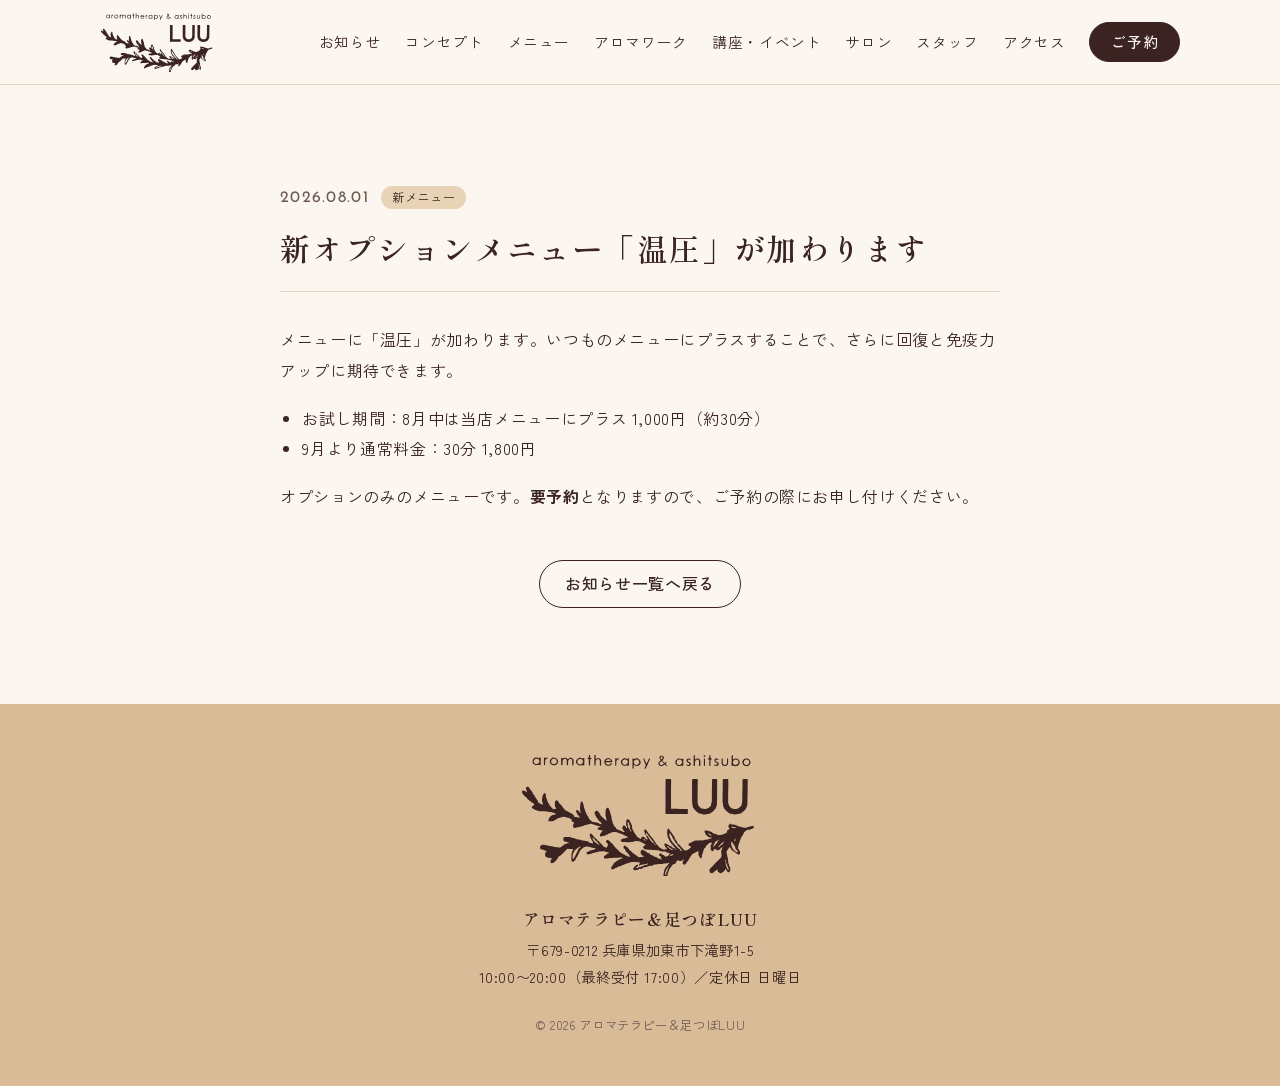
<file: news/2026-08-01-onatsu/index.html>
<!DOCTYPE html><html lang="ja"><head><meta charset="utf-8"><meta name="viewport" content="width=device-width, initial-scale=1"><title>新オプションメニュー「温圧」が加わります｜アロマテラピー＆足つぼLUU</title><meta name="description" content="兵庫県加東市下滝野、一軒家内にある女性専用サロン。筋膜リリース・足つぼ・顔つぼ・ヘッドスパで、健康から美容に繋がる体作りをサポートします。"><link rel="icon" href="/favicon.svg" type="image/svg+xml"><meta name="theme-color" content="#d9bb97"><meta name="format-detection" content="telephone=no"><link rel="canonical" href="https://luuaroma.jp/news/2026-08-01-onatsu/"><meta property="og:type" content="website"><meta property="og:site_name" content="アロマテラピー＆足つぼLUU"><meta property="og:title" content="新オプションメニュー「温圧」が加わります｜アロマテラピー＆足つぼLUU"><meta property="og:description" content="兵庫県加東市下滝野、一軒家内にある女性専用サロン。筋膜リリース・足つぼ・顔つぼ・ヘッドスパで、健康から美容に繋がる体作りをサポートします。"><meta property="og:url" content="https://luuaroma.jp/news/2026-08-01-onatsu/"><meta property="og:image" content="https://luuaroma.jp/_astro/hero.NaSrNLpX_Z1aQTb6.jpg"><meta property="og:locale" content="ja_JP"><link rel="stylesheet" href="/_astro/Layout.DkR6UcbA.css"><style>.narrow[data-astro-cid-hqq7p32a]{max-width:720px}.meta[data-astro-cid-hqq7p32a]{align-items:center;gap:.75rem;display:flex}time[data-astro-cid-hqq7p32a]{font-family:var(--font-latin);letter-spacing:.08em;color:var(--ink-soft);padding-top:.15em}.category[data-astro-cid-hqq7p32a]{background:var(--kraft-soft);border-radius:999px;padding:0 .7rem;font-size:.78rem}h1[data-astro-cid-hqq7p32a]{border-bottom:1px solid var(--line);margin-block:.75rem 2rem;padding-bottom:1.25rem;font-size:clamp(1.4rem,3.2vw,1.9rem)}.photo[data-astro-cid-hqq7p32a]{width:min(100%,480px);margin-bottom:2rem}.back[data-astro-cid-hqq7p32a]{text-align:center;margin-top:3rem}
</style></head><body><header class="header" data-astro-cid-nen7h5rs><div class="container inner" data-astro-cid-nen7h5rs><a class="logo" href="/" aria-label="アロマテラピー＆足つぼLUU" data-astro-cid-nen7h5rs><svg viewBox="0 0 3000 1560" aria-hidden="true" data-astro-cid-nen7h5rs="true"><path d="M 863 37 C 861 39 861 43 861 53 C 860 70 858 74 852 74 C 848 74 843 77 842 79 C 841 85 845 89 853 89 C 860 89 860 89 860 127 C 860 169 860 168 867 169 C 873 170 876 168 877 164 C 877 162 877 146 877 128 L 878 95 880 92 C 882 91 884 90 888 89 C 895 88 896 87 896 82 C 896 78 893 76 886 75 C 877 74 877 74 877 56 C 877 37 877 36 869 36 C 865 35 864 35 863 37 M 936 36 C 933 36 931 37 930 39 C 929 42 929 165 930 168 C 931 169 933 170 936 170 C 945 171 946 168 946 139 C 946 118 946 118 949 110 C 953 101 953 100 962 94 C 970 88 979 87 987 92 C 989 93 992 96 992 97 C 992 98 993 100 994 101 C 998 106 998 110 998 138 C 998 168 998 167 1004 171 C 1008 172 1010 171 1013 167 C 1014 164 1014 161 1014 133 L 1014 103 1011 97 C 1009 94 1007 90 1005 89 C 1003 88 1001 85 999 84 C 997 82 995 81 994 81 C 993 81 991 80 989 79 C 987 77 985 76 979 76 C 971 75 967 76 953 86 C 950 88 948 89 947 89 C 946 88 946 79 946 65 L 946 41 943 38 C 942 36 941 35 940 35 C 940 35 938 36 936 36 M 2175 42 C 2171 45 2170 51 2171 70 C 2171 76 2171 101 2170 125 C 2169 175 2169 176 2177 176 C 2186 176 2187 173 2187 146 C 2188 119 2189 113 2198 104 C 2204 97 2208 95 2217 95 C 2223 95 2224 95 2226 97 C 2228 98 2229 99 2231 100 C 2232 100 2234 103 2235 106 L 2238 112 2238 141 C 2237 175 2237 174 2245 176 C 2254 177 2255 172 2255 135 C 2255 109 2255 109 2252 104 C 2251 102 2250 99 2250 98 C 2250 97 2248 95 2242 91 C 2238 88 2234 84 2232 83 C 2224 77 2214 78 2201 87 C 2186 97 2187 97 2187 68 C 2187 48 2186 41 2184 41 C 2183 41 2182 41 2180 40 C 2179 40 2177 41 2175 42 M 2369 43 C 2366 46 2365 51 2366 65 C 2366 74 2362 80 2355 80 C 2350 80 2347 84 2347 89 C 2348 94 2350 95 2357 95 C 2359 95 2362 95 2363 95 C 2364 95 2367 103 2367 105 C 2366 106 2366 122 2366 140 C 2365 173 2365 173 2367 175 C 2370 177 2376 176 2378 174 C 2380 172 2380 171 2380 162 C 2380 156 2380 145 2381 136 C 2381 127 2381 116 2381 111 C 2381 102 2381 102 2384 99 C 2386 96 2388 95 2390 95 C 2394 95 2398 91 2398 86 C 2398 81 2397 80 2391 80 C 2382 80 2381 77 2381 57 L 2381 43 2378 42 C 2374 39 2372 40 2369 43 M 2298 43 C 2294 47 2294 53 2298 57 C 2304 64 2312 64 2316 57 C 2319 51 2319 49 2313 45 C 2308 40 2302 40 2298 43 M 2648 43 C 2647 44 2646 46 2646 50 C 2646 53 2646 74 2645 96 C 2645 118 2645 139 2645 142 C 2645 144 2645 152 2645 160 C 2645 170 2645 173 2647 174 C 2649 177 2655 176 2660 173 C 2667 170 2679 170 2682 174 C 2684 177 2702 178 2712 175 C 2725 171 2736 162 2742 147 C 2744 142 2746 137 2746 136 C 2745 136 2746 131 2746 125 C 2748 115 2747 112 2745 112 C 2744 112 2743 111 2742 109 C 2741 107 2740 105 2739 104 C 2735 100 2731 95 2731 94 C 2731 93 2720 86 2718 86 C 2718 86 2716 85 2715 84 C 2712 81 2704 80 2692 80 C 2685 81 2675 85 2669 91 C 2667 92 2665 93 2664 93 C 2662 93 2662 92 2662 70 C 2662 58 2662 47 2662 45 C 2660 41 2651 40 2648 43 M 1758 46 C 1754 48 1743 60 1743 63 C 1742 71 1743 77 1745 79 C 1746 80 1747 81 1747 82 C 1747 82 1748 83 1750 84 C 1751 85 1752 86 1752 87 C 1752 89 1753 91 1755 93 C 1761 99 1759 103 1745 117 C 1735 126 1735 127 1733 135 C 1729 146 1729 151 1734 160 C 1736 166 1739 169 1742 169 C 1743 169 1745 170 1747 172 C 1750 174 1751 175 1760 175 C 1766 175 1771 175 1773 175 C 1774 176 1776 175 1779 174 C 1795 166 1803 162 1804 160 C 1809 154 1812 155 1825 169 C 1833 177 1840 178 1840 171 C 1840 170 1838 168 1833 164 C 1826 158 1822 154 1822 150 C 1822 149 1824 146 1826 142 C 1831 134 1832 131 1830 128 C 1829 125 1825 126 1822 129 C 1819 131 1810 136 1807 136 C 1806 136 1803 134 1801 131 C 1798 128 1793 124 1791 121 C 1788 119 1786 116 1786 115 C 1786 114 1785 112 1784 111 C 1781 107 1782 102 1789 93 C 1798 81 1800 76 1799 67 C 1798 58 1788 48 1779 47 C 1766 45 1761 45 1758 46 M 1764 61 L 1759 66 1759 72 C 1760 78 1760 80 1762 83 C 1769 93 1770 93 1775 87 C 1781 80 1783 75 1783 68 C 1782 59 1780 57 1773 57 C 1768 57 1768 57 1764 61 M 190 70 C 187 71 172 83 167 88 C 160 95 157 104 157 120 C 157 128 157 133 158 134 C 164 144 183 161 189 163 C 197 164 219 164 222 162 C 225 160 227 159 236 158 C 241 158 241 158 244 161 C 247 165 252 165 256 162 C 259 160 259 165 259 111 L 260 74 258 72 C 254 68 250 68 245 73 C 241 76 241 76 237 76 C 227 74 225 74 223 72 C 221 70 220 70 206 69 C 198 69 191 69 190 70 M 327 72 C 324 74 321 76 321 76 C 319 78 317 77 315 74 C 313 70 305 69 302 72 C 299 74 300 71 299 129 C 299 167 298 166 306 164 C 313 163 313 164 314 134 L 315 107 318 101 C 324 90 334 82 340 82 C 345 82 348 73 344 71 C 339 69 333 69 327 72 M 406 71 C 394 77 380 91 375 101 C 372 109 371 130 374 134 C 375 135 376 138 377 140 C 378 141 381 145 383 148 C 386 150 389 154 391 156 C 393 158 395 159 398 160 C 400 161 404 162 407 164 C 410 166 411 166 424 166 C 436 166 437 166 446 162 C 457 157 465 150 472 137 C 475 130 476 129 476 119 C 476 109 476 107 474 105 C 473 103 472 101 472 100 C 472 98 460 84 458 83 C 457 83 455 81 453 80 C 451 78 449 77 449 77 C 448 77 446 76 444 74 C 440 71 440 71 424 71 C 413 70 408 70 406 71 M 517 73 C 515 75 515 75 514 115 C 514 138 514 158 514 160 C 515 164 519 166 524 166 C 532 167 532 166 532 138 L 532 114 536 106 C 540 97 547 89 552 87 C 557 85 567 86 572 88 C 576 90 578 91 580 96 L 584 102 584 121 C 584 145 585 165 585 166 C 586 167 588 167 590 167 C 593 167 595 167 596 167 C 600 168 601 164 601 138 C 601 116 601 114 603 111 C 604 109 605 107 605 106 C 605 104 614 93 618 90 C 623 86 637 85 642 89 C 644 91 646 92 647 92 C 651 94 652 100 653 133 C 653 168 653 167 660 168 C 664 168 665 168 667 166 C 670 163 671 152 670 117 C 670 96 669 93 660 85 C 648 75 643 72 633 72 C 625 72 624 72 619 75 C 616 77 613 80 611 80 C 609 81 605 84 603 86 C 599 90 599 90 596 88 C 592 86 582 78 578 74 L 574 71 563 71 C 551 72 544 74 538 79 C 536 82 534 81 532 77 C 529 71 521 69 517 73 M 736 74 C 723 79 708 92 702 106 C 698 115 698 131 701 134 C 702 135 703 137 703 139 C 705 145 725 165 729 165 C 730 165 732 166 734 167 C 738 170 760 170 765 168 C 775 164 784 161 785 162 C 786 163 787 165 788 166 C 790 169 791 169 795 169 C 802 169 803 168 804 162 C 805 157 805 77 804 75 C 803 74 800 74 797 74 C 791 74 791 74 788 78 C 784 82 783 83 780 80 C 778 80 776 79 774 79 C 772 79 769 78 766 76 C 761 73 760 73 750 73 C 745 73 739 74 736 74 M 1094 77 C 1084 78 1081 80 1069 90 C 1063 95 1059 99 1059 99 C 1059 99 1058 103 1057 106 C 1054 114 1053 134 1055 138 C 1056 140 1057 143 1058 145 C 1059 148 1061 151 1067 156 C 1071 159 1076 163 1078 165 C 1079 167 1081 168 1082 168 C 1082 168 1085 169 1087 171 C 1090 173 1091 173 1105 173 L 1119 173 1125 170 C 1132 166 1145 155 1147 151 C 1150 147 1149 144 1144 142 C 1139 140 1136 141 1130 147 C 1127 149 1122 153 1119 155 L 1114 158 1102 158 C 1089 158 1089 158 1077 147 C 1068 138 1067 135 1071 129 L 1074 127 1094 127 C 1105 127 1121 127 1130 128 C 1138 128 1146 128 1148 128 C 1154 128 1156 120 1152 115 C 1151 113 1150 111 1150 107 L 1150 102 1140 93 C 1134 89 1128 84 1127 83 C 1125 81 1122 80 1121 79 C 1118 77 1105 76 1094 77 M 1192 81 C 1190 83 1190 85 1190 114 C 1190 174 1190 173 1196 173 C 1203 173 1204 170 1204 140 L 1204 117 1207 110 C 1212 101 1219 93 1223 93 C 1231 93 1237 87 1235 81 C 1233 79 1233 79 1226 79 C 1218 79 1218 79 1213 82 C 1208 87 1206 87 1205 83 C 1202 77 1196 76 1192 81 M 1294 80 C 1286 82 1267 102 1264 110 C 1261 117 1261 138 1264 141 C 1264 142 1266 145 1267 147 C 1268 151 1269 153 1272 154 C 1273 155 1276 158 1279 161 C 1281 163 1284 166 1286 167 C 1288 167 1291 169 1292 171 C 1295 173 1295 174 1310 173 C 1319 173 1326 173 1328 172 C 1329 172 1332 171 1334 171 C 1336 170 1339 169 1341 167 C 1345 164 1347 165 1348 169 C 1350 174 1355 176 1359 172 L 1362 170 1362 126 C 1362 98 1362 82 1361 81 C 1361 81 1359 80 1356 79 C 1352 79 1352 79 1348 83 C 1344 87 1341 88 1336 86 C 1335 85 1333 84 1331 84 C 1330 84 1328 83 1327 81 L 1324 78 1311 78 C 1302 78 1297 79 1294 80 M 1447 80 C 1445 80 1441 81 1439 83 C 1437 84 1435 85 1434 85 C 1433 85 1430 86 1428 88 C 1424 90 1424 90 1422 89 C 1422 87 1421 86 1421 85 C 1421 81 1419 80 1414 80 C 1405 80 1406 74 1406 145 C 1406 216 1405 210 1413 210 C 1421 210 1421 209 1421 187 C 1422 162 1424 159 1434 167 C 1442 173 1447 175 1460 175 C 1470 175 1471 175 1474 173 C 1476 171 1480 169 1483 168 C 1490 164 1500 154 1504 146 C 1508 137 1510 118 1506 115 C 1505 113 1504 111 1503 109 C 1502 107 1500 103 1497 100 C 1494 97 1492 95 1492 94 C 1492 94 1490 92 1488 92 C 1485 91 1483 89 1481 88 C 1480 87 1478 85 1477 85 C 1476 84 1474 83 1472 82 C 1470 79 1457 79 1447 80 M 1543 80 C 1538 82 1538 87 1543 92 C 1545 95 1546 96 1546 100 C 1546 103 1547 106 1549 109 C 1551 112 1552 116 1553 118 C 1553 121 1555 124 1556 126 C 1557 127 1558 130 1558 133 C 1558 136 1559 138 1561 140 C 1562 142 1563 144 1563 145 C 1563 146 1564 147 1565 148 C 1566 149 1567 150 1567 151 C 1567 152 1568 155 1569 156 C 1574 163 1573 173 1566 180 C 1563 184 1561 189 1561 193 C 1561 194 1560 196 1560 198 C 1555 206 1557 211 1563 211 C 1568 211 1573 206 1576 198 C 1580 187 1587 172 1593 161 C 1596 154 1601 145 1602 140 C 1606 130 1611 119 1612 119 C 1612 118 1613 117 1613 115 C 1614 114 1615 112 1616 110 C 1618 108 1625 85 1625 82 C 1625 81 1623 81 1620 81 C 1612 81 1608 85 1604 100 C 1602 106 1593 125 1591 128 C 1590 129 1588 132 1587 134 C 1585 139 1582 143 1580 143 C 1578 143 1576 139 1575 133 C 1575 128 1574 127 1572 126 C 1571 125 1570 124 1570 123 C 1570 123 1569 121 1567 118 C 1564 114 1561 107 1560 101 C 1559 95 1550 79 1547 79 C 1546 79 1544 80 1543 80 M 2446 81 C 2444 82 2440 86 2437 89 L 2431 96 2430 106 C 2430 115 2430 116 2432 117 C 2435 119 2441 124 2443 128 C 2444 130 2445 131 2446 131 C 2447 130 2449 131 2451 132 C 2452 134 2455 135 2456 135 C 2457 135 2460 137 2462 140 C 2468 146 2468 150 2463 156 C 2456 163 2450 164 2440 159 C 2432 155 2428 155 2425 160 C 2423 164 2424 166 2428 166 C 2430 166 2432 167 2433 168 C 2434 169 2435 170 2436 170 C 2437 170 2440 171 2443 173 C 2453 180 2472 175 2480 163 C 2485 156 2486 145 2482 140 C 2481 139 2480 137 2480 136 C 2480 132 2478 130 2475 130 C 2473 130 2471 129 2470 129 C 2468 127 2455 120 2454 120 C 2453 120 2450 118 2448 116 C 2441 110 2443 101 2453 96 C 2457 94 2468 96 2473 99 C 2477 102 2481 101 2482 99 C 2484 95 2478 89 2472 87 C 2470 86 2467 84 2466 83 C 2463 79 2451 78 2446 81 M 1971 83 C 1962 88 1947 103 1944 111 C 1941 120 1940 141 1943 143 C 1944 144 1945 146 1946 148 C 1947 153 1962 167 1970 171 C 1973 173 1976 174 1976 175 C 1977 176 1982 176 1990 176 C 2001 176 2003 176 2007 174 C 2010 172 2013 171 2013 171 C 2014 171 2017 170 2019 168 C 2025 166 2027 166 2027 169 C 2027 173 2029 175 2033 175 C 2042 175 2042 174 2042 131 C 2042 111 2042 93 2042 90 C 2042 83 2041 81 2035 81 C 2031 81 2028 83 2024 89 L 2022 91 2018 89 C 2016 87 2014 86 2012 87 C 2011 87 2009 86 2008 84 C 2002 79 1981 78 1971 83 M 2097 81 C 2094 83 2085 93 2082 97 C 2081 100 2080 103 2080 108 L 2080 114 2087 121 C 2095 130 2095 130 2098 130 C 2100 130 2102 131 2103 133 C 2105 134 2108 137 2111 138 C 2123 142 2122 155 2108 161 L 2103 163 2099 161 C 2096 160 2093 159 2092 159 C 2090 159 2088 158 2087 157 C 2083 154 2081 155 2078 159 C 2075 163 2076 165 2080 166 C 2081 167 2084 168 2085 169 C 2087 169 2089 170 2090 170 C 2091 170 2093 171 2094 173 C 2099 178 2119 176 2127 169 C 2136 162 2140 147 2135 141 C 2134 140 2133 138 2133 137 C 2133 135 2128 131 2122 128 C 2119 126 2116 125 2115 124 C 2114 123 2112 122 2111 122 C 2109 122 2099 115 2098 113 C 2096 110 2097 106 2100 101 C 2106 94 2110 93 2121 99 C 2128 102 2128 102 2131 101 C 2132 100 2134 99 2134 97 C 2134 95 2128 87 2126 87 C 2125 87 2123 85 2121 84 C 2117 80 2117 80 2108 80 C 2103 80 2098 81 2097 81 M 2818 81 C 2812 82 2805 86 2795 95 C 2783 107 2781 112 2780 131 C 2780 142 2780 144 2782 145 C 2782 146 2784 148 2785 149 C 2786 151 2789 155 2792 158 C 2795 161 2798 165 2798 166 C 2799 167 2801 169 2803 169 C 2805 170 2808 171 2809 173 C 2812 176 2820 177 2835 177 C 2852 177 2869 165 2878 147 C 2882 137 2883 119 2879 114 C 2877 113 2876 110 2876 108 C 2875 105 2861 90 2857 89 C 2856 88 2853 87 2850 85 C 2845 81 2845 81 2833 81 C 2827 80 2820 80 2818 81 M 2299 84 C 2297 86 2297 87 2298 92 C 2299 99 2299 115 2298 145 C 2298 169 2298 170 2300 173 C 2302 176 2308 177 2311 174 C 2312 172 2313 170 2313 129 C 2313 80 2313 82 2306 81 C 2302 81 2301 81 2299 84 M 2521 83 C 2519 85 2519 86 2520 90 C 2520 92 2520 105 2520 118 C 2520 137 2520 143 2521 145 C 2522 147 2524 152 2525 156 C 2527 164 2530 168 2533 168 C 2534 168 2535 169 2537 170 C 2538 171 2540 172 2541 172 C 2542 172 2544 173 2546 174 C 2549 176 2551 176 2560 176 C 2570 176 2570 176 2578 172 C 2582 170 2586 168 2586 168 C 2589 168 2596 160 2596 156 C 2597 154 2598 150 2600 148 C 2602 143 2602 143 2602 113 C 2602 80 2602 81 2596 81 C 2588 81 2588 81 2588 112 C 2588 143 2588 143 2581 152 C 2573 160 2569 162 2559 161 C 2554 161 2549 160 2548 160 C 2545 158 2539 151 2538 148 C 2538 147 2537 145 2536 144 C 2535 142 2535 138 2535 113 C 2535 97 2534 84 2534 83 C 2532 80 2524 80 2521 83 M 196 84 C 187 88 179 96 174 106 C 172 110 172 112 172 120 L 173 130 178 137 C 182 141 186 145 190 148 C 196 151 196 151 206 151 C 217 151 227 147 232 141 C 243 129 247 113 241 107 C 239 105 238 103 238 100 C 237 98 236 96 235 94 C 233 93 232 92 231 91 C 229 88 221 84 213 84 C 208 83 204 83 204 83 C 203 82 200 83 196 84 M 414 85 C 397 92 392 100 390 119 C 389 128 389 129 392 132 C 393 134 394 136 394 136 C 394 137 395 139 396 140 C 397 141 399 143 400 144 C 402 150 426 155 435 151 C 437 151 439 149 441 148 C 443 146 445 145 446 145 C 448 144 457 132 459 127 C 461 121 460 112 457 106 C 455 102 454 99 454 99 C 454 96 449 92 442 88 C 434 84 420 83 414 85 M 740 90 C 737 91 734 92 734 92 C 730 92 725 98 721 105 C 718 112 717 113 717 123 C 717 131 717 133 718 134 C 719 134 720 136 721 138 C 723 144 729 150 737 153 C 745 156 759 156 763 154 C 764 153 767 152 768 152 C 772 151 778 144 783 136 C 790 123 787 103 776 95 C 773 94 770 92 769 92 C 769 92 766 91 764 90 C 756 87 746 87 740 90 M 1100 92 C 1091 92 1085 96 1077 103 C 1073 107 1072 110 1072 111 L 1073 114 1101 114 C 1122 114 1131 114 1132 113 C 1136 110 1134 102 1128 98 C 1123 95 1110 91 1108 91 C 1106 91 1103 92 1100 92 M 1308 93 C 1305 93 1303 94 1295 98 C 1290 100 1287 103 1282 113 C 1278 121 1278 121 1278 129 C 1279 136 1279 137 1283 145 C 1288 153 1291 156 1294 156 C 1295 156 1297 157 1298 158 C 1302 161 1320 161 1325 158 C 1326 157 1328 156 1329 156 C 1331 156 1339 147 1344 140 C 1347 134 1347 133 1347 125 C 1347 119 1347 117 1346 115 C 1345 114 1344 112 1343 110 C 1343 107 1340 104 1331 98 C 1324 93 1316 91 1308 93 M 1442 97 C 1429 104 1423 113 1422 128 C 1422 139 1425 146 1433 153 C 1443 162 1458 164 1470 158 C 1475 156 1486 144 1489 138 C 1492 130 1489 111 1484 107 C 1483 107 1481 105 1480 102 C 1478 99 1476 98 1475 98 C 1473 98 1471 97 1470 96 C 1468 93 1467 93 1459 93 C 1450 93 1449 93 1442 97 M 1986 95 C 1979 96 1969 102 1965 107 C 1958 116 1956 132 1960 141 C 1967 155 1969 158 1973 158 C 1975 158 1977 159 1978 160 C 1982 163 1998 163 2002 160 C 2004 159 2006 158 2007 158 C 2010 158 2017 151 2021 145 C 2027 137 2030 121 2026 117 C 2025 116 2023 113 2023 111 C 2020 106 2013 99 2009 98 C 2008 98 2006 97 2005 96 C 2003 95 1993 94 1986 95 M 2684 97 C 2673 102 2668 107 2666 116 C 2665 117 2664 119 2663 120 C 2661 123 2661 137 2664 142 C 2665 144 2666 147 2666 148 C 2666 148 2667 149 2668 149 C 2668 149 2669 150 2670 151 C 2671 154 2674 156 2682 160 C 2688 163 2689 163 2695 162 C 2721 160 2737 139 2730 115 C 2728 109 2722 101 2717 100 C 2716 100 2713 99 2710 97 C 2705 94 2692 94 2684 97 M 2820 98 C 2807 103 2804 107 2799 120 C 2796 129 2798 143 2804 150 C 2805 151 2807 153 2807 154 C 2808 155 2810 156 2812 157 C 2813 157 2816 158 2818 160 C 2823 163 2835 163 2844 160 C 2851 157 2859 149 2863 141 C 2866 135 2866 134 2866 127 C 2866 121 2865 117 2864 116 C 2863 115 2862 113 2861 111 C 2859 104 2846 96 2834 95 C 2828 95 2827 95 2820 98 M 1760 123 C 1747 135 1745 139 1745 147 C 1747 157 1753 162 1766 162 C 1773 162 1775 162 1780 159 C 1783 157 1788 155 1790 153 C 1800 148 1800 144 1791 135 C 1788 131 1782 125 1779 121 C 1776 116 1773 113 1772 113 C 1771 113 1765 117 1760 123 M 1875 338 C 1875 338 1863 338 1849 338 C 1826 338 1824 338 1822 340 L 1820 342 1819 442 C 1819 497 1819 542 1819 544 C 1819 545 1819 561 1819 579 C 1819 597 1819 648 1819 691 C 1818 735 1819 770 1819 771 C 1820 773 1821 774 1822 775 C 1824 775 2051 777 2081 776 C 2100 776 2098 779 2098 743 C 2098 716 2098 715 2096 713 L 2094 711 1999 711 C 1886 711 1890 711 1889 707 C 1888 706 1888 678 1888 639 C 1888 603 1888 554 1888 530 C 1889 485 1889 393 1889 362 C 1889 342 1888 340 1882 339 C 1880 338 1878 338 1877 337 C 1876 337 1875 337 1875 338 M 2160 339 C 2155 340 2154 341 2153 344 C 2152 346 2150 385 2151 396 C 2151 398 2151 452 2151 516 C 2151 628 2151 632 2153 636 C 2155 640 2155 643 2155 653 C 2155 663 2155 666 2157 669 C 2158 671 2159 674 2159 678 C 2159 682 2159 684 2161 684 C 2161 685 2162 686 2162 688 C 2162 690 2163 692 2164 693 C 2164 695 2165 696 2165 698 C 2165 699 2166 701 2168 703 C 2169 704 2172 707 2173 710 C 2175 714 2186 725 2196 734 C 2199 736 2202 740 2203 741 C 2205 745 2216 754 2219 754 C 2221 754 2228 759 2234 765 C 2235 766 2238 767 2241 768 C 2243 768 2245 769 2246 770 C 2248 770 2250 771 2252 771 C 2254 771 2257 772 2259 773 C 2261 774 2265 775 2272 776 C 2278 776 2283 777 2285 778 C 2291 781 2322 781 2330 778 C 2332 777 2338 776 2342 776 C 2357 775 2374 769 2384 762 C 2385 761 2390 758 2395 756 C 2402 752 2406 749 2421 734 C 2430 725 2438 716 2439 714 C 2440 713 2441 710 2443 709 C 2446 703 2454 687 2454 683 C 2455 679 2456 677 2460 667 C 2462 662 2462 657 2464 538 C 2464 475 2464 472 2464 459 C 2464 454 2464 427 2464 397 C 2465 347 2465 344 2463 342 C 2461 340 2461 339 2433 339 L 2405 339 2403 341 C 2401 343 2401 345 2401 358 C 2400 377 2399 450 2398 544 L 2398 621 2395 627 C 2393 632 2392 636 2392 642 C 2391 647 2390 653 2389 655 C 2386 668 2385 671 2382 674 C 2381 677 2377 681 2373 684 C 2369 687 2365 691 2363 693 C 2359 698 2351 702 2339 705 C 2336 707 2331 708 2329 709 C 2325 712 2285 712 2282 710 C 2281 709 2278 708 2276 707 C 2273 707 2270 706 2269 705 C 2268 705 2265 704 2264 704 C 2261 703 2258 700 2243 685 C 2234 675 2232 673 2232 669 C 2232 668 2230 665 2229 662 C 2225 658 2225 656 2225 651 C 2225 646 2225 645 2222 642 L 2220 639 2220 615 C 2220 583 2221 380 2222 359 C 2222 338 2224 339 2199 339 C 2174 338 2164 338 2160 339 M 2541 340 C 2539 340 2537 341 2536 342 C 2535 344 2535 341 2534 469 C 2533 508 2533 545 2532 551 C 2532 556 2532 577 2532 598 L 2532 635 2535 637 C 2537 639 2537 640 2537 651 C 2537 659 2538 664 2539 667 C 2539 669 2540 673 2541 676 C 2541 680 2542 684 2544 686 C 2545 688 2546 690 2546 691 C 2546 692 2547 693 2548 695 C 2549 696 2550 698 2550 699 C 2550 706 2555 714 2560 714 C 2560 714 2561 714 2561 715 C 2561 716 2569 726 2574 730 C 2583 740 2586 742 2588 745 C 2589 747 2592 749 2595 751 C 2598 752 2602 754 2603 755 C 2605 756 2607 758 2609 759 C 2611 763 2619 767 2625 768 C 2629 769 2637 772 2640 773 C 2641 774 2647 775 2653 776 C 2658 777 2664 778 2666 779 C 2670 781 2704 781 2711 779 C 2713 778 2720 777 2726 776 C 2731 776 2738 774 2741 773 C 2747 771 2764 763 2767 761 C 2768 760 2771 758 2773 757 C 2775 756 2779 754 2782 753 C 2786 751 2791 746 2798 738 C 2799 737 2803 732 2808 728 C 2813 723 2817 719 2818 718 C 2818 716 2819 715 2820 714 C 2822 711 2834 688 2835 684 C 2835 682 2836 678 2837 676 C 2843 660 2843 662 2843 609 C 2844 585 2844 565 2844 564 C 2845 563 2846 462 2846 394 L 2847 343 2844 341 C 2840 339 2795 338 2788 340 C 2782 341 2782 339 2782 402 C 2781 434 2781 473 2780 489 C 2780 504 2780 535 2779 557 C 2779 615 2779 618 2778 620 C 2776 622 2774 637 2774 640 C 2775 645 2773 654 2770 658 C 2769 659 2768 663 2767 665 C 2766 668 2765 671 2765 673 C 2763 676 2740 698 2736 700 C 2731 702 2728 703 2725 706 C 2722 707 2719 708 2718 708 C 2716 708 2713 709 2710 709 C 2703 712 2667 712 2663 709 C 2658 707 2649 704 2646 704 C 2644 704 2640 700 2631 691 C 2619 679 2618 677 2613 666 C 2608 657 2607 655 2607 650 C 2607 646 2607 645 2605 642 L 2602 638 2602 557 C 2603 512 2603 460 2604 442 C 2604 423 2604 394 2604 378 C 2604 341 2604 343 2602 341 C 2600 339 2599 339 2572 339 C 2557 339 2543 340 2541 340 M 88 435 C 82 438 79 440 76 447 C 72 457 74 466 80 475 C 82 477 83 479 83 483 C 83 486 84 488 85 490 C 88 492 90 504 88 504 C 88 504 85 503 82 501 C 78 499 75 498 74 498 C 73 498 69 495 65 492 C 60 487 57 485 55 485 C 53 485 50 484 47 482 L 42 480 37 482 C 32 484 26 490 24 495 C 22 500 27 514 34 521 C 37 524 40 528 40 530 C 41 534 52 546 56 547 C 57 547 59 548 60 550 C 62 555 65 558 69 559 C 73 560 77 564 77 567 C 77 569 95 589 99 591 C 100 592 103 594 104 596 C 105 597 107 600 109 600 C 111 601 114 603 116 605 C 118 607 121 608 122 608 C 123 608 125 609 126 610 C 127 611 129 614 131 615 C 132 617 134 620 135 622 C 136 624 137 627 138 627 C 139 627 141 628 143 629 C 144 630 147 631 148 631 C 150 631 160 637 164 642 C 166 645 168 646 171 647 C 176 647 177 649 178 653 C 179 661 174 667 163 671 C 155 674 153 676 149 685 C 144 697 147 705 158 706 C 160 707 164 708 166 708 C 167 709 170 711 172 711 C 176 713 181 717 185 721 C 187 723 189 724 191 724 C 194 724 198 726 203 728 C 207 730 212 731 216 732 C 220 732 224 733 227 735 C 229 737 232 738 232 738 C 233 738 235 739 237 740 C 241 742 243 742 258 742 C 267 742 277 742 281 742 C 302 742 332 744 334 745 C 336 746 341 747 347 748 C 353 748 359 750 361 751 C 364 752 372 752 379 750 C 382 749 383 749 386 751 C 388 753 389 753 393 752 C 398 752 399 752 401 754 C 403 755 405 756 407 756 C 409 756 411 757 413 759 C 416 760 417 761 421 761 C 425 761 428 762 431 764 C 433 765 437 766 439 766 C 447 766 452 777 444 778 C 442 778 438 780 435 781 C 431 783 426 784 423 784 C 418 785 414 786 408 789 C 403 792 395 795 392 797 C 383 801 380 804 377 809 C 376 811 373 814 372 816 C 366 822 363 828 357 847 C 353 859 353 861 358 865 L 361 867 382 867 C 402 866 403 866 411 863 C 415 861 420 859 423 858 C 425 857 430 855 435 853 C 439 851 444 849 446 848 C 448 848 451 846 455 841 C 460 837 463 834 468 832 C 472 830 476 828 477 827 C 479 827 481 826 483 826 C 484 826 489 825 493 824 C 497 822 503 820 507 819 C 515 817 526 813 531 811 C 532 810 537 809 541 809 C 548 808 549 808 552 810 C 555 813 556 813 562 812 C 567 812 568 812 570 813 C 573 816 579 818 581 818 C 583 817 584 817 585 819 C 586 821 587 821 595 821 C 603 821 604 821 611 825 C 623 831 625 832 626 833 C 627 834 629 835 630 835 C 632 835 633 835 634 836 C 634 837 635 837 636 836 C 642 835 644 839 645 849 C 645 853 646 858 647 863 L 650 870 656 871 C 661 871 662 872 663 875 C 664 879 665 880 669 880 C 671 880 679 885 679 887 C 680 887 678 891 675 894 C 672 897 668 903 666 906 C 663 913 663 914 663 925 L 663 936 666 940 C 669 943 670 944 673 944 C 676 944 678 945 680 946 C 684 950 691 951 698 947 C 703 945 705 944 714 944 C 723 944 726 943 729 942 C 739 937 742 936 750 935 C 757 934 760 933 767 931 C 772 928 777 927 783 926 C 789 925 791 925 796 921 C 800 917 802 917 808 916 C 813 916 818 914 821 913 C 830 909 835 908 839 910 C 842 911 847 910 848 907 C 849 907 852 905 855 904 C 860 901 861 901 864 902 C 867 903 869 903 873 901 C 881 898 887 897 892 900 C 894 901 899 902 903 903 C 907 903 913 905 915 906 C 918 908 920 908 923 907 C 926 907 927 907 929 909 C 931 910 932 911 933 911 C 933 911 936 912 939 914 C 943 916 945 916 949 915 C 955 915 962 918 967 923 C 970 926 970 926 979 926 C 988 926 989 926 990 928 C 991 929 993 930 995 931 C 1000 931 1007 936 1007 938 C 1007 941 1003 942 996 942 C 990 942 983 944 982 947 C 981 948 980 948 978 948 C 973 948 971 951 971 959 C 971 967 973 970 977 970 C 980 970 982 971 984 973 C 987 975 988 975 997 975 C 1006 975 1009 975 1012 977 C 1016 979 1017 979 1022 979 C 1034 977 1034 985 1023 998 C 1020 1001 1016 1007 1015 1009 C 1013 1011 1010 1016 1007 1019 C 998 1030 996 1040 1001 1046 C 1002 1048 1004 1051 1005 1053 L 1006 1057 1012 1057 C 1017 1056 1022 1055 1035 1051 C 1038 1050 1044 1048 1048 1047 C 1057 1045 1071 1040 1075 1037 C 1077 1036 1080 1034 1083 1034 C 1090 1033 1093 1031 1098 1027 C 1100 1025 1104 1023 1106 1022 C 1109 1021 1112 1020 1114 1019 C 1116 1018 1119 1017 1121 1017 C 1123 1017 1126 1015 1131 1012 C 1138 1006 1139 1006 1144 1006 C 1148 1006 1151 1005 1154 1003 C 1158 1001 1160 1000 1163 1001 C 1165 1001 1169 1001 1171 1000 C 1175 999 1176 999 1179 1000 C 1181 1002 1183 1002 1187 1001 C 1193 1001 1210 1003 1212 1005 C 1214 1005 1216 1006 1217 1006 C 1218 1006 1221 1007 1223 1009 C 1225 1010 1228 1011 1230 1011 C 1232 1011 1234 1012 1236 1014 C 1238 1015 1240 1016 1244 1016 C 1247 1016 1249 1017 1251 1018 C 1252 1019 1254 1020 1255 1020 C 1255 1020 1257 1021 1258 1022 C 1259 1023 1263 1024 1266 1024 C 1269 1025 1272 1026 1274 1027 C 1275 1028 1279 1029 1282 1029 C 1287 1029 1288 1030 1290 1034 C 1293 1038 1294 1038 1297 1038 C 1300 1038 1302 1039 1305 1041 C 1309 1046 1312 1047 1315 1047 C 1317 1047 1319 1048 1320 1049 C 1321 1050 1323 1051 1326 1051 C 1328 1051 1330 1052 1331 1053 C 1332 1053 1333 1054 1334 1054 C 1334 1054 1337 1056 1339 1058 C 1342 1060 1344 1061 1347 1061 C 1350 1061 1351 1061 1351 1063 C 1353 1068 1348 1071 1334 1071 C 1326 1071 1325 1071 1314 1077 C 1304 1082 1303 1082 1297 1082 C 1290 1082 1282 1084 1278 1087 C 1276 1088 1273 1090 1270 1091 C 1264 1093 1264 1094 1261 1099 C 1256 1109 1259 1115 1270 1121 C 1277 1124 1277 1124 1289 1124 C 1298 1124 1301 1124 1303 1126 C 1304 1127 1306 1127 1309 1127 C 1311 1126 1318 1127 1326 1128 C 1342 1130 1374 1129 1381 1127 C 1384 1126 1391 1125 1398 1124 C 1407 1124 1412 1123 1415 1121 C 1418 1120 1422 1119 1424 1119 C 1426 1119 1431 1118 1436 1115 C 1442 1112 1444 1112 1446 1113 C 1447 1114 1456 1114 1468 1115 C 1481 1115 1487 1116 1488 1116 C 1489 1117 1493 1118 1497 1119 C 1503 1119 1505 1120 1507 1122 C 1513 1128 1518 1132 1522 1132 C 1525 1133 1529 1135 1533 1137 C 1537 1139 1541 1141 1545 1141 C 1550 1141 1550 1142 1551 1145 C 1553 1148 1553 1149 1559 1151 C 1572 1155 1572 1161 1558 1169 C 1556 1171 1553 1172 1552 1172 C 1550 1172 1546 1176 1542 1183 C 1536 1192 1536 1194 1545 1203 C 1550 1208 1554 1212 1559 1215 L 1565 1218 1579 1218 C 1592 1218 1593 1218 1596 1221 C 1600 1223 1600 1223 1618 1223 C 1628 1222 1639 1223 1642 1223 C 1644 1224 1649 1224 1652 1224 C 1655 1225 1659 1225 1659 1226 C 1660 1227 1669 1227 1692 1227 C 1722 1227 1725 1227 1728 1229 C 1729 1230 1733 1231 1735 1232 C 1737 1232 1739 1233 1740 1234 C 1741 1234 1743 1235 1745 1236 C 1747 1236 1750 1238 1751 1239 C 1753 1240 1755 1241 1761 1241 C 1767 1241 1770 1242 1772 1243 C 1773 1245 1776 1245 1794 1245 L 1814 1245 1821 1248 C 1825 1251 1830 1252 1833 1252 C 1835 1253 1838 1254 1841 1255 C 1843 1257 1846 1258 1847 1258 C 1848 1258 1850 1259 1852 1260 C 1854 1262 1856 1262 1861 1262 C 1872 1262 1873 1263 1869 1275 C 1867 1281 1866 1283 1862 1287 C 1860 1289 1854 1294 1850 1298 C 1840 1308 1840 1308 1823 1307 C 1808 1306 1805 1304 1805 1298 C 1805 1295 1802 1292 1798 1292 C 1796 1292 1794 1291 1791 1287 C 1788 1283 1787 1283 1784 1283 C 1778 1285 1775 1283 1772 1278 C 1769 1273 1766 1271 1758 1266 C 1752 1262 1735 1279 1736 1289 C 1736 1291 1738 1292 1741 1294 C 1743 1296 1745 1298 1745 1298 C 1745 1301 1748 1302 1754 1303 C 1763 1304 1764 1305 1761 1312 C 1757 1318 1757 1322 1761 1326 C 1762 1329 1764 1330 1766 1330 C 1769 1330 1770 1331 1772 1337 C 1774 1342 1774 1342 1772 1344 C 1769 1347 1767 1346 1765 1342 C 1763 1338 1761 1337 1757 1337 C 1755 1337 1753 1336 1751 1336 C 1750 1335 1747 1334 1745 1334 C 1743 1334 1736 1333 1731 1331 C 1723 1329 1721 1328 1718 1325 C 1713 1320 1702 1314 1698 1314 C 1695 1314 1690 1312 1687 1308 C 1685 1307 1683 1306 1680 1306 C 1675 1306 1669 1302 1663 1296 C 1662 1294 1660 1293 1658 1293 C 1656 1293 1652 1292 1649 1291 C 1645 1289 1641 1288 1638 1288 C 1631 1288 1630 1287 1629 1280 C 1628 1273 1619 1266 1608 1266 C 1604 1266 1603 1265 1591 1255 C 1588 1253 1584 1250 1582 1249 C 1580 1249 1578 1247 1577 1246 C 1575 1245 1573 1244 1571 1244 C 1568 1243 1566 1242 1564 1239 C 1561 1236 1560 1236 1557 1235 C 1553 1235 1552 1235 1548 1231 C 1546 1229 1543 1227 1540 1226 C 1538 1226 1536 1224 1534 1224 C 1532 1222 1525 1221 1523 1223 C 1521 1224 1513 1236 1510 1242 C 1505 1254 1508 1272 1518 1282 C 1521 1285 1524 1289 1525 1290 C 1527 1292 1529 1293 1531 1294 C 1540 1296 1546 1300 1546 1303 C 1546 1309 1544 1310 1528 1311 C 1516 1311 1513 1312 1510 1314 C 1507 1315 1505 1316 1498 1316 C 1478 1315 1478 1315 1477 1312 C 1476 1311 1475 1308 1473 1307 C 1472 1306 1470 1303 1469 1302 C 1468 1300 1466 1298 1459 1296 C 1452 1293 1448 1291 1445 1288 C 1443 1286 1440 1283 1438 1282 C 1436 1281 1431 1278 1428 1275 C 1424 1272 1420 1270 1419 1270 C 1419 1270 1414 1266 1409 1261 C 1404 1256 1398 1250 1396 1247 C 1392 1244 1389 1242 1387 1241 C 1384 1241 1378 1236 1378 1232 C 1377 1230 1375 1228 1369 1226 C 1366 1224 1365 1224 1365 1221 C 1365 1218 1362 1212 1354 1206 C 1351 1202 1348 1198 1347 1196 C 1346 1192 1344 1190 1339 1190 C 1335 1189 1330 1185 1328 1181 C 1327 1178 1326 1177 1323 1177 C 1321 1177 1319 1176 1318 1175 C 1313 1171 1304 1168 1301 1170 C 1296 1173 1295 1177 1295 1190 C 1295 1203 1295 1203 1298 1205 C 1301 1209 1304 1209 1308 1209 C 1312 1207 1313 1209 1312 1218 L 1312 1225 1315 1226 C 1318 1228 1318 1229 1321 1237 C 1323 1244 1327 1249 1331 1250 C 1333 1251 1336 1253 1338 1255 C 1339 1256 1342 1258 1343 1259 C 1346 1260 1351 1269 1351 1272 C 1351 1274 1356 1278 1360 1281 C 1364 1282 1365 1283 1365 1286 C 1365 1288 1367 1290 1368 1291 C 1369 1293 1370 1295 1370 1296 C 1371 1298 1372 1299 1374 1300 C 1376 1300 1377 1303 1374 1306 C 1371 1309 1357 1309 1351 1306 C 1349 1305 1347 1304 1346 1304 C 1345 1304 1343 1303 1341 1301 C 1339 1299 1337 1298 1334 1298 C 1332 1298 1330 1297 1329 1297 C 1328 1296 1327 1295 1326 1295 C 1322 1295 1316 1292 1309 1287 C 1306 1284 1302 1282 1300 1282 C 1296 1282 1291 1279 1285 1273 C 1281 1270 1277 1267 1275 1266 C 1269 1264 1260 1258 1258 1255 C 1256 1253 1254 1252 1252 1251 C 1249 1250 1246 1249 1245 1248 C 1242 1245 1228 1228 1228 1227 C 1228 1226 1217 1215 1215 1215 C 1214 1215 1211 1213 1209 1210 C 1206 1207 1204 1206 1201 1205 C 1195 1204 1192 1200 1192 1194 C 1192 1189 1192 1188 1189 1186 C 1181 1180 1169 1166 1166 1162 C 1164 1159 1162 1155 1161 1153 C 1158 1149 1137 1131 1133 1129 C 1131 1128 1129 1126 1128 1124 C 1127 1120 1124 1117 1120 1114 C 1118 1114 1115 1111 1113 1109 C 1111 1107 1109 1106 1107 1106 C 1106 1106 1103 1105 1102 1104 C 1097 1101 1088 1101 1084 1102 C 1078 1105 1077 1108 1076 1119 L 1076 1129 1080 1132 C 1083 1134 1086 1137 1089 1138 C 1094 1141 1098 1148 1099 1159 C 1099 1167 1099 1169 1092 1178 C 1091 1181 1089 1185 1089 1187 C 1087 1194 1077 1200 1074 1195 C 1073 1194 1072 1193 1069 1193 C 1065 1192 1054 1187 1053 1184 C 1052 1183 1051 1183 1049 1183 C 1048 1183 1045 1182 1044 1181 C 1043 1180 1040 1178 1038 1176 C 1036 1175 1034 1173 1033 1170 C 1030 1162 1023 1154 1010 1145 C 1009 1144 1007 1142 1007 1140 C 1006 1138 1004 1135 1002 1134 C 998 1132 993 1127 993 1124 C 992 1123 991 1122 990 1121 C 989 1120 987 1118 986 1116 C 984 1112 984 1112 979 1112 C 974 1112 971 1109 969 1103 C 968 1098 959 1090 953 1087 C 947 1085 943 1080 941 1075 C 939 1070 938 1069 934 1068 C 930 1066 923 1061 921 1059 C 918 1055 914 1046 914 1044 C 914 1041 911 1039 908 1039 C 906 1039 903 1037 897 1029 C 888 1020 887 1020 883 1020 C 879 1020 879 1019 872 1031 C 869 1035 870 1037 873 1044 C 876 1048 877 1052 877 1056 C 878 1059 879 1064 880 1067 C 882 1070 883 1074 883 1075 C 884 1076 885 1079 886 1080 C 887 1081 888 1083 888 1085 C 888 1088 890 1093 893 1095 C 894 1096 895 1099 896 1100 C 897 1105 899 1108 904 1111 C 910 1115 911 1116 911 1124 C 911 1127 912 1131 913 1132 C 914 1135 914 1138 912 1140 C 910 1142 900 1143 897 1140 C 895 1139 892 1139 885 1139 C 877 1139 875 1139 873 1137 C 869 1135 862 1127 861 1124 C 860 1121 856 1119 853 1120 C 852 1121 850 1120 849 1119 C 847 1117 844 1117 838 1116 C 834 1116 829 1114 826 1114 C 823 1112 820 1112 818 1113 C 815 1113 813 1113 810 1111 C 803 1107 797 1106 783 1108 C 778 1108 777 1108 775 1107 C 774 1106 772 1105 770 1104 C 768 1103 766 1102 764 1101 C 763 1100 760 1099 758 1099 C 755 1098 750 1097 747 1096 C 742 1094 739 1094 731 1094 C 726 1094 721 1094 721 1093 C 720 1093 716 1091 713 1090 C 709 1090 705 1088 704 1087 C 702 1086 700 1085 698 1086 C 697 1086 695 1086 693 1084 C 691 1082 690 1081 686 1081 C 681 1081 680 1081 678 1078 C 675 1075 675 1075 668 1075 C 663 1075 660 1074 658 1074 C 657 1073 654 1072 652 1072 C 650 1072 648 1071 646 1071 C 645 1070 642 1069 639 1068 C 637 1068 632 1067 629 1066 C 624 1064 621 1064 594 1064 C 559 1064 552 1065 545 1072 C 541 1076 541 1098 545 1106 C 547 1112 555 1119 559 1119 C 561 1119 563 1120 565 1121 C 567 1123 569 1123 576 1123 C 583 1123 584 1123 588 1126 C 590 1128 592 1129 595 1129 C 597 1129 600 1130 603 1131 C 605 1133 608 1134 609 1134 C 611 1134 612 1135 612 1136 C 612 1138 603 1141 595 1141 C 590 1142 587 1142 581 1146 C 576 1148 571 1150 570 1151 C 557 1153 550 1157 539 1168 C 532 1174 527 1178 525 1179 C 523 1179 520 1181 518 1183 C 515 1187 507 1191 504 1191 C 504 1191 501 1192 498 1194 L 493 1197 488 1195 C 485 1193 480 1193 474 1192 C 458 1192 453 1191 448 1188 C 444 1186 442 1186 436 1186 C 430 1187 429 1187 427 1186 C 426 1185 423 1184 422 1184 C 421 1184 419 1183 418 1182 C 416 1181 413 1180 406 1180 C 399 1179 394 1178 390 1177 C 386 1175 383 1175 373 1175 C 363 1175 362 1175 358 1172 C 355 1170 353 1170 345 1169 C 340 1169 335 1168 333 1167 C 331 1167 328 1166 325 1166 C 321 1165 318 1165 317 1163 C 314 1161 314 1161 289 1159 L 277 1158 271 1161 C 264 1164 256 1171 256 1174 C 256 1175 256 1176 255 1177 C 254 1177 253 1182 251 1188 L 249 1198 251 1202 C 253 1204 254 1207 254 1207 C 254 1208 256 1211 259 1214 C 264 1219 265 1220 269 1220 C 284 1220 288 1221 291 1223 C 293 1224 296 1225 297 1225 C 299 1225 301 1226 303 1227 C 306 1229 315 1233 317 1233 C 318 1233 320 1234 322 1235 C 323 1236 326 1238 329 1239 C 332 1239 334 1240 334 1241 C 334 1244 328 1250 321 1255 C 314 1259 314 1259 314 1278 C 314 1292 314 1294 316 1299 C 319 1305 325 1311 328 1311 C 330 1312 340 1318 342 1320 C 343 1321 347 1321 351 1322 C 356 1322 359 1323 360 1324 C 363 1326 380 1327 388 1325 C 395 1323 397 1324 397 1328 C 397 1330 391 1345 388 1348 C 386 1352 381 1366 380 1373 C 380 1377 380 1378 383 1382 C 389 1390 399 1392 408 1387 C 409 1386 412 1385 414 1385 C 418 1385 421 1384 427 1378 C 430 1376 434 1373 435 1372 C 443 1367 456 1352 461 1342 C 462 1340 465 1336 468 1332 C 474 1326 482 1313 483 1309 C 484 1307 493 1299 494 1299 C 497 1299 507 1294 510 1290 C 515 1285 527 1274 531 1272 C 534 1270 554 1249 557 1245 C 557 1244 561 1241 564 1239 C 572 1234 577 1228 583 1220 C 589 1211 595 1207 600 1209 C 603 1211 607 1211 631 1211 C 665 1211 666 1211 660 1220 C 659 1223 658 1227 657 1230 C 657 1233 656 1237 655 1239 C 649 1250 645 1264 644 1272 C 644 1277 644 1282 643 1284 C 642 1289 642 1301 643 1305 C 644 1307 644 1309 643 1313 C 641 1321 642 1352 644 1356 C 645 1358 646 1360 646 1361 C 646 1364 651 1368 656 1371 L 660 1373 665 1371 C 668 1369 672 1367 674 1366 C 676 1364 678 1363 679 1363 C 683 1363 690 1354 692 1348 C 694 1344 695 1340 697 1339 C 698 1338 699 1334 700 1331 C 702 1327 703 1324 707 1319 C 711 1315 713 1312 714 1309 C 716 1302 720 1294 724 1290 C 728 1285 733 1276 733 1272 C 733 1270 737 1262 745 1247 C 746 1245 747 1242 747 1241 C 748 1239 750 1236 752 1233 C 765 1219 773 1210 782 1202 C 791 1193 792 1193 795 1193 C 798 1194 800 1193 802 1191 C 817 1181 821 1179 833 1180 C 838 1180 843 1181 845 1182 C 846 1182 849 1183 850 1183 C 851 1183 853 1184 854 1184 C 856 1185 860 1186 865 1187 C 872 1187 881 1189 892 1193 C 895 1194 898 1195 900 1195 C 902 1195 904 1196 906 1198 C 909 1200 910 1201 921 1201 C 933 1201 941 1203 943 1207 C 945 1212 941 1218 936 1217 C 932 1216 925 1218 920 1222 C 916 1225 915 1225 907 1226 C 902 1226 898 1227 897 1228 C 896 1229 891 1230 885 1230 C 877 1231 875 1231 872 1234 C 861 1241 854 1245 852 1245 C 848 1245 835 1255 832 1260 C 830 1264 832 1271 836 1275 L 839 1278 856 1278 C 871 1278 873 1277 877 1275 C 879 1274 882 1273 883 1273 C 884 1273 887 1272 890 1271 C 899 1267 911 1263 914 1263 C 916 1263 919 1262 920 1261 C 922 1261 927 1259 932 1258 C 937 1257 942 1256 943 1255 C 944 1254 947 1254 949 1254 C 951 1254 956 1253 959 1252 C 962 1251 967 1250 969 1249 C 972 1249 976 1248 978 1247 C 980 1246 984 1245 994 1245 C 1004 1245 1007 1245 1012 1242 C 1020 1239 1021 1239 1026 1242 L 1030 1244 1035 1242 C 1041 1239 1049 1239 1052 1242 C 1054 1245 1062 1246 1072 1246 C 1078 1246 1079 1246 1082 1249 C 1085 1253 1086 1253 1091 1253 C 1102 1253 1115 1260 1113 1264 C 1112 1267 1107 1270 1103 1270 C 1095 1270 1084 1276 1077 1283 C 1073 1287 1070 1290 1069 1290 C 1066 1290 1058 1295 1055 1298 C 1052 1301 1048 1311 1048 1315 C 1048 1316 1049 1318 1049 1320 C 1050 1322 1051 1325 1051 1326 C 1052 1329 1057 1331 1061 1331 C 1063 1330 1073 1330 1084 1330 C 1104 1330 1104 1330 1109 1327 L 1114 1325 1153 1324 C 1185 1324 1193 1324 1198 1323 C 1207 1321 1210 1321 1216 1323 C 1220 1324 1220 1324 1230 1322 C 1237 1320 1243 1320 1257 1319 L 1274 1319 1278 1322 C 1283 1327 1281 1331 1274 1331 C 1268 1331 1261 1334 1256 1339 C 1252 1343 1250 1343 1245 1344 C 1237 1345 1236 1346 1232 1350 C 1229 1353 1219 1358 1216 1358 C 1215 1358 1214 1358 1213 1359 C 1213 1360 1211 1361 1209 1362 C 1207 1363 1204 1366 1202 1368 C 1200 1371 1198 1373 1195 1374 C 1189 1376 1185 1379 1176 1388 C 1171 1393 1170 1394 1169 1399 C 1169 1403 1168 1404 1161 1411 C 1150 1422 1141 1436 1139 1446 C 1139 1451 1143 1462 1147 1467 C 1150 1470 1150 1470 1154 1469 C 1157 1469 1161 1467 1164 1465 C 1166 1463 1168 1462 1169 1462 C 1171 1462 1184 1455 1189 1452 C 1193 1449 1195 1448 1200 1448 C 1206 1447 1208 1446 1214 1443 C 1218 1440 1223 1438 1223 1438 C 1224 1438 1227 1436 1229 1435 C 1236 1430 1237 1429 1245 1429 C 1256 1429 1261 1428 1264 1424 C 1269 1418 1278 1414 1285 1414 C 1292 1414 1292 1414 1305 1406 C 1309 1403 1313 1402 1317 1401 C 1323 1400 1328 1398 1334 1394 C 1336 1392 1340 1391 1343 1390 C 1355 1388 1359 1387 1364 1384 C 1368 1383 1372 1382 1375 1382 C 1377 1382 1380 1381 1382 1381 C 1383 1380 1385 1379 1387 1379 C 1389 1378 1392 1377 1394 1376 C 1400 1374 1407 1373 1411 1376 C 1415 1377 1415 1377 1421 1375 C 1428 1372 1431 1372 1434 1375 C 1438 1378 1444 1378 1450 1375 C 1455 1372 1459 1372 1461 1375 C 1462 1376 1464 1377 1465 1377 C 1465 1377 1467 1378 1469 1379 C 1470 1380 1472 1380 1475 1380 C 1486 1378 1488 1378 1495 1380 C 1505 1383 1505 1385 1497 1392 C 1492 1397 1492 1398 1490 1404 C 1490 1407 1488 1412 1487 1414 C 1484 1419 1485 1421 1491 1422 C 1495 1422 1495 1422 1500 1417 C 1506 1411 1508 1410 1524 1409 C 1533 1408 1536 1407 1540 1405 C 1547 1402 1549 1401 1555 1403 C 1559 1404 1560 1404 1564 1402 C 1566 1401 1571 1400 1574 1400 C 1578 1399 1583 1398 1586 1396 C 1594 1393 1601 1395 1600 1401 C 1599 1404 1597 1405 1585 1408 C 1579 1409 1574 1411 1573 1412 C 1572 1412 1568 1414 1565 1414 C 1558 1416 1550 1419 1546 1422 C 1544 1423 1542 1424 1541 1424 C 1537 1424 1533 1426 1529 1429 C 1527 1431 1525 1432 1517 1432 C 1511 1433 1507 1434 1503 1436 C 1500 1437 1496 1438 1492 1438 C 1487 1438 1486 1438 1480 1443 C 1470 1450 1469 1450 1461 1451 C 1453 1452 1450 1451 1450 1447 C 1450 1444 1457 1437 1461 1436 C 1464 1436 1470 1430 1474 1423 C 1479 1415 1478 1405 1472 1405 C 1470 1405 1458 1411 1456 1413 C 1455 1414 1453 1416 1450 1416 C 1444 1419 1441 1422 1438 1428 C 1436 1431 1435 1433 1434 1433 C 1433 1433 1431 1435 1427 1438 C 1423 1443 1421 1445 1418 1453 L 1415 1462 1419 1469 C 1421 1472 1423 1476 1423 1477 C 1423 1479 1427 1480 1436 1479 C 1441 1479 1447 1478 1448 1478 C 1449 1477 1455 1477 1461 1476 C 1473 1476 1473 1476 1482 1466 C 1490 1458 1490 1458 1495 1458 C 1497 1458 1500 1458 1501 1460 C 1503 1461 1505 1462 1510 1462 C 1519 1462 1520 1462 1534 1449 C 1540 1444 1540 1444 1545 1444 C 1549 1445 1551 1445 1557 1442 C 1563 1440 1565 1439 1569 1439 C 1572 1440 1574 1440 1579 1437 C 1582 1435 1586 1434 1588 1434 C 1590 1434 1594 1433 1598 1432 C 1611 1428 1617 1426 1621 1426 C 1623 1425 1626 1424 1628 1422 C 1633 1419 1635 1419 1637 1422 C 1640 1427 1655 1422 1671 1409 C 1675 1406 1675 1406 1687 1405 C 1715 1405 1722 1404 1732 1400 C 1737 1398 1763 1398 1772 1400 C 1776 1400 1784 1399 1791 1396 C 1793 1396 1797 1395 1800 1395 C 1803 1395 1807 1395 1809 1394 C 1812 1393 1818 1391 1825 1390 C 1827 1390 1830 1390 1832 1391 C 1837 1394 1849 1393 1854 1389 C 1858 1385 1862 1385 1864 1388 C 1867 1391 1865 1395 1855 1404 C 1851 1409 1847 1414 1847 1414 C 1847 1417 1837 1427 1832 1430 C 1828 1432 1826 1434 1824 1439 C 1822 1442 1819 1447 1817 1450 C 1813 1455 1806 1468 1806 1471 C 1806 1471 1805 1474 1804 1476 C 1803 1479 1802 1482 1802 1485 C 1802 1489 1801 1493 1800 1495 C 1799 1497 1798 1502 1798 1507 C 1798 1512 1797 1517 1796 1519 C 1794 1522 1792 1553 1793 1558 C 1793 1560 1793 1560 1813 1560 L 1833 1560 1837 1556 C 1839 1553 1841 1550 1842 1546 C 1842 1543 1844 1536 1846 1531 C 1848 1526 1849 1521 1850 1519 C 1850 1514 1856 1496 1857 1495 C 1857 1494 1858 1492 1858 1490 C 1859 1486 1864 1476 1866 1473 C 1868 1472 1870 1462 1870 1458 C 1870 1456 1871 1455 1873 1453 C 1879 1449 1884 1443 1885 1440 C 1885 1439 1888 1435 1891 1432 C 1895 1428 1899 1424 1902 1418 C 1908 1406 1914 1402 1929 1399 C 1942 1396 1947 1391 1952 1377 C 1954 1371 1956 1366 1956 1365 C 1958 1362 1969 1357 1976 1356 C 1983 1355 1990 1356 1997 1361 C 1999 1363 2001 1363 2004 1363 C 2006 1362 2010 1361 2013 1361 C 2016 1361 2019 1359 2022 1357 C 2025 1355 2028 1353 2030 1352 C 2031 1351 2034 1349 2035 1348 C 2037 1345 2047 1340 2048 1341 C 2048 1342 2047 1343 2047 1345 C 2046 1346 2045 1350 2044 1353 C 2043 1356 2041 1362 2039 1365 C 2037 1369 2036 1372 2036 1373 C 2036 1374 2035 1377 2034 1380 C 2031 1385 2030 1388 2032 1389 C 2032 1390 2034 1392 2034 1395 C 2038 1405 2047 1410 2058 1409 C 2063 1408 2065 1406 2071 1398 C 2073 1394 2077 1388 2080 1386 C 2082 1383 2085 1380 2085 1378 C 2086 1376 2089 1372 2092 1369 C 2095 1366 2097 1363 2097 1362 C 2097 1362 2100 1358 2104 1355 C 2108 1350 2110 1347 2110 1345 C 2110 1342 2111 1340 2116 1334 C 2118 1332 2119 1329 2120 1327 C 2122 1320 2125 1315 2130 1310 C 2133 1308 2135 1304 2136 1303 C 2137 1302 2139 1298 2140 1296 C 2142 1293 2145 1288 2146 1286 C 2148 1283 2151 1280 2153 1278 C 2162 1272 2171 1266 2175 1265 C 2176 1265 2180 1263 2182 1261 C 2185 1260 2187 1258 2188 1258 C 2191 1258 2198 1254 2202 1251 C 2205 1249 2209 1246 2211 1246 C 2214 1245 2218 1243 2220 1241 C 2226 1237 2226 1238 2229 1243 C 2231 1247 2231 1249 2231 1267 C 2231 1286 2231 1288 2233 1291 C 2234 1292 2235 1296 2236 1299 C 2237 1301 2239 1304 2240 1306 C 2242 1307 2243 1309 2249 1320 C 2252 1327 2253 1327 2260 1327 C 2266 1327 2267 1327 2270 1324 C 2274 1319 2275 1316 2274 1306 C 2274 1294 2276 1282 2280 1278 C 2282 1275 2283 1273 2283 1265 C 2284 1263 2285 1258 2286 1256 C 2287 1254 2288 1251 2288 1250 C 2288 1248 2290 1243 2292 1239 C 2294 1234 2297 1227 2297 1223 C 2301 1210 2302 1208 2307 1204 C 2314 1199 2315 1198 2319 1190 C 2320 1186 2323 1182 2324 1180 C 2326 1178 2329 1174 2330 1172 C 2332 1169 2335 1166 2337 1164 C 2339 1162 2346 1156 2352 1150 C 2369 1135 2369 1136 2381 1135 C 2387 1134 2393 1134 2395 1133 L 2399 1133 2399 1138 C 2399 1142 2399 1143 2394 1149 C 2385 1158 2383 1167 2384 1196 C 2384 1212 2384 1217 2385 1220 C 2386 1221 2387 1224 2387 1226 C 2387 1230 2397 1240 2402 1241 C 2408 1243 2417 1237 2417 1232 C 2417 1231 2420 1227 2424 1223 C 2428 1220 2432 1215 2433 1213 C 2436 1207 2438 1208 2445 1215 C 2448 1219 2452 1222 2454 1223 C 2455 1223 2457 1224 2458 1225 C 2463 1231 2496 1224 2496 1218 C 2496 1215 2502 1208 2507 1205 C 2510 1203 2516 1199 2519 1195 C 2526 1189 2530 1186 2532 1187 C 2532 1188 2529 1200 2528 1202 C 2527 1203 2526 1205 2526 1207 C 2525 1212 2521 1222 2519 1226 C 2518 1228 2517 1232 2517 1234 C 2517 1236 2516 1239 2515 1242 L 2513 1246 2515 1253 C 2516 1256 2517 1262 2517 1264 C 2517 1267 2517 1270 2518 1271 C 2519 1272 2519 1276 2518 1281 C 2518 1286 2518 1292 2519 1295 C 2520 1300 2520 1302 2518 1305 C 2517 1307 2516 1310 2515 1313 C 2515 1315 2513 1318 2509 1323 C 2506 1326 2501 1331 2499 1335 C 2493 1342 2488 1347 2485 1347 C 2480 1349 2477 1351 2474 1356 C 2472 1361 2471 1363 2466 1366 C 2455 1373 2447 1381 2443 1388 C 2440 1393 2434 1400 2421 1413 C 2411 1423 2402 1432 2402 1434 C 2401 1436 2395 1441 2389 1445 C 2383 1450 2378 1455 2378 1455 C 2378 1455 2376 1458 2374 1461 C 2368 1470 2368 1472 2369 1484 C 2371 1502 2378 1511 2391 1514 C 2404 1517 2415 1513 2421 1502 C 2424 1499 2426 1496 2428 1495 C 2430 1495 2432 1493 2433 1492 C 2434 1492 2436 1490 2438 1489 C 2440 1488 2443 1486 2445 1485 C 2448 1483 2451 1481 2453 1478 C 2457 1473 2462 1468 2465 1468 C 2468 1467 2470 1471 2471 1483 C 2471 1494 2473 1497 2480 1500 C 2482 1501 2485 1503 2486 1505 C 2489 1508 2493 1510 2496 1510 C 2497 1510 2500 1511 2502 1512 C 2510 1518 2526 1512 2539 1500 C 2542 1496 2548 1492 2550 1490 C 2553 1488 2555 1486 2555 1486 C 2555 1485 2557 1482 2559 1479 C 2560 1477 2562 1474 2562 1473 C 2562 1471 2568 1464 2570 1464 C 2571 1464 2573 1466 2574 1468 C 2575 1471 2577 1474 2579 1475 C 2580 1476 2581 1478 2581 1478 C 2581 1481 2585 1487 2594 1496 C 2602 1504 2602 1504 2606 1504 C 2609 1504 2612 1504 2613 1503 C 2617 1501 2626 1490 2628 1485 C 2629 1479 2629 1452 2627 1448 C 2627 1447 2625 1442 2623 1438 C 2622 1434 2619 1429 2618 1428 C 2615 1424 2615 1423 2613 1408 C 2612 1401 2611 1398 2610 1396 C 2608 1394 2602 1380 2602 1377 C 2602 1375 2602 1371 2603 1366 C 2603 1359 2603 1358 2602 1356 C 2600 1354 2600 1352 2599 1339 C 2599 1324 2599 1323 2597 1321 C 2595 1320 2594 1318 2593 1314 C 2593 1312 2592 1308 2591 1307 C 2591 1306 2590 1301 2590 1296 C 2590 1290 2590 1287 2588 1284 C 2586 1281 2586 1278 2586 1272 C 2586 1265 2586 1264 2584 1261 C 2583 1260 2582 1257 2582 1256 C 2582 1255 2581 1252 2581 1250 C 2578 1245 2579 1244 2585 1237 C 2588 1233 2591 1229 2592 1228 C 2593 1227 2596 1223 2599 1220 C 2604 1214 2607 1208 2608 1203 C 2609 1202 2611 1199 2613 1196 C 2615 1194 2617 1190 2617 1189 C 2619 1185 2621 1185 2623 1190 C 2624 1192 2625 1195 2627 1196 C 2631 1199 2634 1204 2636 1208 C 2637 1211 2647 1222 2649 1224 C 2650 1224 2653 1227 2654 1230 C 2657 1233 2659 1235 2661 1236 C 2663 1237 2666 1238 2668 1240 C 2672 1245 2679 1249 2684 1250 C 2689 1250 2689 1251 2691 1254 C 2694 1261 2697 1264 2708 1269 C 2715 1272 2721 1276 2723 1277 C 2727 1281 2737 1282 2744 1279 C 2750 1276 2750 1275 2750 1256 L 2749 1241 2745 1237 C 2743 1234 2741 1231 2740 1229 C 2740 1228 2738 1224 2735 1222 C 2730 1216 2728 1212 2728 1207 C 2728 1204 2727 1201 2727 1200 C 2725 1197 2725 1192 2727 1187 C 2728 1185 2729 1181 2729 1176 C 2729 1171 2730 1166 2731 1164 C 2732 1162 2733 1159 2733 1155 C 2733 1150 2736 1143 2741 1134 C 2745 1129 2748 1118 2748 1113 C 2748 1107 2748 1107 2761 1081 C 2765 1073 2768 1064 2769 1062 C 2770 1059 2772 1055 2777 1051 C 2783 1044 2785 1041 2789 1030 C 2790 1027 2792 1023 2794 1021 C 2795 1019 2797 1016 2798 1013 C 2800 1005 2823 984 2837 976 C 2847 971 2855 969 2860 972 C 2862 973 2864 973 2869 971 C 2873 969 2877 968 2880 968 C 2882 967 2885 966 2887 965 C 2889 964 2891 963 2892 963 C 2893 963 2894 962 2896 961 C 2897 960 2899 959 2900 959 C 2902 959 2904 958 2907 957 C 2909 955 2912 953 2915 952 C 2925 947 2926 937 2918 927 L 2915 923 2907 924 C 2901 924 2896 925 2888 927 C 2882 929 2876 931 2875 931 C 2873 931 2871 932 2869 932 C 2868 933 2865 934 2863 934 C 2860 935 2856 936 2853 938 C 2849 940 2845 941 2844 941 C 2843 942 2839 943 2835 945 C 2828 948 2826 948 2800 946 C 2785 945 2780 944 2780 941 C 2780 938 2776 936 2768 936 C 2763 936 2760 935 2758 935 C 2756 933 2752 932 2741 931 C 2733 931 2732 931 2729 927 C 2727 924 2726 924 2719 923 C 2714 922 2711 921 2705 918 C 2699 914 2697 914 2692 913 C 2685 913 2676 911 2671 907 C 2667 905 2666 905 2655 905 C 2640 905 2640 905 2636 899 C 2631 893 2631 893 2625 899 C 2621 904 2619 905 2616 905 C 2608 907 2606 913 2606 932 C 2606 941 2606 941 2609 945 C 2611 947 2613 950 2613 950 C 2613 951 2614 953 2616 954 C 2619 957 2620 959 2619 961 C 2619 963 2610 969 2608 969 C 2608 969 2606 970 2605 971 C 2604 972 2601 974 2599 976 C 2593 979 2590 982 2590 985 C 2590 987 2589 990 2588 993 C 2587 996 2586 998 2587 1001 C 2587 1005 2587 1005 2583 1009 C 2581 1011 2578 1013 2576 1013 C 2574 1014 2571 1015 2570 1015 C 2568 1016 2565 1017 2563 1018 C 2561 1019 2558 1020 2555 1022 C 2553 1024 2551 1025 2548 1025 C 2546 1025 2544 1026 2542 1027 C 2541 1028 2536 1030 2532 1030 C 2528 1031 2523 1033 2521 1034 C 2519 1035 2514 1036 2510 1036 C 2505 1036 2500 1037 2499 1038 C 2494 1040 2479 1039 2476 1037 C 2474 1036 2471 1035 2468 1035 C 2465 1035 2463 1034 2462 1033 C 2461 1032 2458 1031 2456 1031 C 2454 1030 2451 1029 2449 1028 C 2448 1027 2445 1026 2443 1026 C 2440 1025 2438 1024 2436 1023 C 2435 1023 2431 1022 2427 1021 C 2421 1021 2420 1020 2414 1016 C 2410 1013 2407 1010 2405 1010 C 2404 1009 2403 1006 2402 1004 C 2401 1000 2399 999 2391 999 C 2389 999 2386 999 2385 998 C 2385 997 2382 996 2379 995 C 2376 994 2372 992 2370 992 C 2367 991 2365 990 2363 990 C 2362 990 2361 989 2360 989 C 2359 988 2357 987 2356 987 C 2354 987 2350 986 2347 984 C 2340 981 2333 980 2323 981 C 2308 983 2304 986 2307 994 C 2308 996 2310 999 2310 1002 C 2311 1007 2316 1020 2317 1021 C 2318 1022 2318 1024 2318 1025 C 2318 1027 2319 1029 2321 1030 C 2323 1031 2325 1033 2325 1033 C 2326 1036 2333 1044 2335 1045 C 2336 1045 2338 1046 2338 1048 C 2339 1050 2341 1052 2343 1053 C 2345 1055 2348 1057 2350 1059 C 2357 1063 2370 1067 2383 1068 C 2389 1068 2395 1069 2396 1070 C 2399 1071 2398 1073 2394 1075 C 2392 1075 2388 1078 2386 1080 C 2382 1082 2379 1083 2375 1084 C 2372 1084 2367 1085 2363 1087 C 2360 1089 2355 1090 2352 1091 C 2350 1092 2345 1094 2342 1095 C 2337 1097 2334 1097 2323 1097 C 2311 1097 2309 1097 2304 1099 C 2300 1101 2296 1102 2293 1102 C 2291 1102 2288 1103 2286 1103 C 2280 1107 2271 1107 2266 1105 C 2260 1102 2246 1102 2240 1105 C 2236 1107 2233 1107 2214 1107 C 2192 1107 2191 1107 2187 1110 C 2183 1111 2180 1112 2177 1112 C 2173 1112 2168 1114 2164 1118 C 2162 1119 2158 1122 2153 1123 C 2148 1125 2142 1128 2140 1130 C 2138 1132 2133 1133 2131 1134 C 2123 1136 2119 1138 2113 1143 L 2108 1148 2108 1158 C 2108 1168 2108 1167 2115 1173 C 2116 1174 2118 1175 2119 1175 C 2120 1175 2121 1176 2123 1176 C 2124 1177 2127 1178 2129 1179 C 2135 1181 2139 1185 2138 1189 C 2137 1192 2132 1197 2127 1201 C 2124 1202 2120 1206 2118 1208 C 2115 1211 2110 1215 2107 1216 C 2103 1218 2099 1220 2098 1221 C 2091 1226 2086 1228 2079 1228 C 2075 1228 2072 1229 2069 1230 C 2067 1231 2064 1232 2064 1232 C 2060 1232 2054 1228 2051 1224 C 2048 1219 2039 1211 2038 1211 C 2037 1211 2018 1189 2016 1185 C 2015 1184 2013 1182 2012 1181 C 2009 1180 2003 1173 2003 1171 C 2003 1168 1992 1157 1989 1157 C 1987 1157 1986 1156 1985 1155 C 1984 1152 1979 1148 1976 1148 C 1972 1148 1970 1146 1971 1142 C 1972 1139 1969 1133 1965 1127 C 1964 1126 1963 1123 1963 1121 C 1962 1118 1961 1116 1958 1115 C 1957 1113 1955 1111 1955 1110 C 1955 1109 1951 1103 1946 1098 L 1936 1088 1936 1082 C 1936 1078 1935 1074 1934 1072 C 1933 1069 1932 1066 1932 1064 C 1932 1061 1931 1059 1925 1054 C 1918 1047 1914 1040 1914 1037 C 1914 1036 1912 1033 1910 1031 C 1907 1029 1905 1026 1905 1024 C 1904 1022 1903 1020 1901 1019 C 1897 1014 1892 1007 1892 1004 C 1892 1002 1891 1000 1888 999 C 1881 994 1874 986 1874 981 C 1873 978 1872 975 1869 971 C 1867 968 1865 965 1865 964 C 1865 963 1864 962 1863 960 C 1860 958 1853 957 1849 959 C 1846 960 1844 964 1845 968 C 1845 970 1844 974 1843 979 C 1840 986 1840 987 1840 1012 C 1841 1033 1841 1037 1842 1039 C 1843 1041 1844 1044 1844 1049 C 1844 1054 1845 1056 1846 1059 C 1847 1060 1848 1063 1848 1066 C 1848 1068 1848 1070 1849 1071 C 1850 1071 1851 1073 1852 1075 C 1857 1084 1859 1088 1860 1089 C 1861 1090 1862 1092 1862 1095 C 1862 1099 1863 1101 1864 1102 C 1865 1103 1867 1107 1868 1110 C 1870 1113 1874 1119 1876 1123 C 1881 1130 1883 1132 1888 1140 C 1890 1143 1896 1150 1903 1157 C 1910 1164 1914 1168 1915 1171 C 1915 1174 1923 1182 1928 1185 C 1933 1187 1935 1190 1935 1197 C 1935 1205 1931 1207 1926 1204 C 1925 1203 1923 1202 1920 1202 C 1916 1202 1905 1196 1903 1192 C 1902 1190 1886 1177 1882 1176 C 1881 1175 1876 1175 1873 1174 C 1865 1174 1864 1173 1864 1167 C 1864 1164 1860 1161 1856 1161 C 1853 1161 1842 1155 1840 1153 C 1840 1152 1837 1151 1834 1150 C 1832 1149 1828 1148 1827 1146 C 1823 1143 1809 1143 1806 1146 C 1804 1149 1803 1155 1806 1159 C 1807 1161 1807 1165 1808 1169 C 1808 1174 1809 1175 1811 1177 C 1815 1180 1821 1189 1821 1192 C 1821 1196 1822 1198 1825 1199 C 1826 1200 1828 1201 1828 1203 C 1829 1205 1830 1206 1832 1207 C 1833 1207 1835 1207 1837 1208 C 1841 1208 1840 1215 1836 1216 C 1835 1216 1832 1217 1831 1218 C 1829 1219 1828 1219 1819 1217 C 1814 1216 1813 1216 1808 1218 C 1796 1222 1790 1222 1790 1217 C 1790 1212 1784 1211 1778 1216 C 1774 1219 1772 1218 1772 1214 C 1772 1209 1763 1203 1750 1198 C 1746 1197 1745 1196 1742 1190 C 1740 1185 1737 1182 1735 1181 C 1729 1178 1727 1175 1725 1171 C 1723 1167 1711 1154 1708 1154 C 1706 1154 1702 1149 1702 1146 C 1702 1143 1701 1141 1695 1135 C 1692 1132 1687 1126 1686 1123 C 1684 1120 1680 1112 1677 1107 C 1673 1099 1669 1095 1665 1090 C 1660 1086 1657 1082 1654 1075 C 1650 1067 1648 1065 1645 1064 C 1643 1063 1641 1061 1640 1059 C 1640 1058 1636 1053 1632 1049 C 1628 1045 1624 1040 1623 1038 C 1621 1032 1613 1024 1609 1023 C 1605 1021 1604 1021 1604 1016 C 1604 1013 1603 1009 1602 1008 C 1601 1007 1600 1004 1600 1003 C 1599 1000 1593 995 1589 994 C 1587 993 1586 993 1586 989 C 1585 984 1583 980 1579 978 C 1577 977 1574 975 1572 973 C 1568 969 1565 968 1560 970 C 1555 972 1553 975 1553 983 C 1552 993 1553 1000 1557 1004 C 1560 1007 1560 1007 1559 1013 C 1559 1019 1559 1019 1562 1021 C 1564 1023 1565 1024 1566 1028 C 1566 1035 1567 1036 1572 1037 C 1581 1038 1584 1032 1577 1025 L 1573 1022 1573 1015 C 1574 1008 1575 1005 1577 1006 C 1578 1007 1578 1008 1578 1010 C 1578 1011 1579 1012 1580 1013 C 1585 1017 1597 1031 1597 1033 C 1597 1034 1599 1037 1600 1039 C 1603 1042 1608 1051 1611 1057 C 1612 1059 1613 1060 1615 1060 C 1618 1060 1618 1061 1620 1064 C 1621 1066 1625 1071 1630 1076 C 1635 1081 1638 1085 1638 1087 C 1639 1088 1640 1091 1642 1093 C 1644 1094 1645 1097 1646 1099 C 1646 1101 1647 1103 1649 1104 C 1652 1106 1654 1108 1661 1117 C 1667 1123 1667 1124 1668 1129 C 1668 1132 1668 1135 1669 1135 C 1670 1136 1670 1138 1670 1140 C 1669 1144 1664 1144 1663 1141 C 1662 1138 1646 1122 1644 1122 C 1643 1122 1641 1118 1641 1115 C 1641 1112 1639 1110 1635 1109 C 1633 1108 1631 1107 1629 1102 C 1627 1098 1624 1094 1622 1092 C 1620 1091 1619 1089 1619 1088 C 1619 1083 1615 1077 1612 1077 C 1610 1076 1609 1075 1608 1072 C 1607 1070 1605 1067 1604 1065 C 1602 1064 1600 1060 1599 1057 C 1596 1051 1589 1045 1585 1045 C 1581 1045 1576 1055 1580 1057 C 1581 1058 1581 1060 1582 1062 C 1583 1064 1584 1067 1586 1068 C 1587 1069 1588 1070 1588 1072 C 1588 1074 1590 1076 1594 1081 C 1598 1085 1599 1087 1599 1090 C 1598 1093 1594 1094 1590 1092 C 1589 1091 1586 1090 1584 1090 C 1582 1090 1580 1089 1577 1086 C 1573 1082 1571 1081 1569 1081 C 1565 1081 1562 1079 1561 1076 C 1560 1074 1558 1071 1557 1070 C 1556 1068 1554 1066 1553 1065 C 1552 1063 1550 1063 1546 1062 C 1543 1062 1539 1061 1538 1060 C 1532 1058 1527 1058 1524 1061 C 1519 1065 1516 1071 1516 1078 C 1515 1081 1515 1084 1515 1085 C 1514 1086 1505 1085 1503 1083 C 1502 1083 1500 1081 1498 1081 C 1495 1080 1493 1079 1492 1077 C 1489 1072 1487 1071 1483 1071 C 1481 1071 1479 1070 1478 1069 C 1477 1069 1475 1067 1472 1067 C 1465 1065 1461 1059 1460 1049 C 1460 1048 1458 1047 1456 1046 C 1452 1044 1451 1042 1448 1036 C 1446 1032 1442 1027 1440 1024 C 1437 1022 1434 1018 1433 1016 C 1433 1013 1430 1010 1429 1008 C 1426 1006 1425 1004 1425 1001 C 1424 999 1423 997 1423 996 C 1421 995 1417 986 1416 981 C 1416 975 1414 973 1411 973 C 1407 973 1406 970 1405 961 C 1404 956 1404 952 1403 951 C 1402 949 1401 946 1401 943 C 1401 939 1400 935 1400 933 C 1399 931 1398 927 1398 921 C 1398 914 1398 913 1394 907 C 1392 903 1390 900 1390 899 C 1389 899 1389 897 1389 895 C 1389 891 1387 888 1383 885 C 1379 883 1376 876 1376 867 C 1375 861 1375 862 1364 851 C 1362 850 1360 847 1359 845 C 1357 842 1357 842 1351 842 C 1340 842 1334 848 1330 861 C 1327 872 1327 874 1327 898 C 1327 921 1327 923 1332 925 C 1335 926 1335 926 1335 935 C 1335 943 1336 943 1338 945 C 1343 949 1341 957 1336 954 C 1335 953 1334 952 1334 952 C 1334 951 1333 951 1332 951 C 1330 951 1322 942 1321 938 C 1321 936 1319 934 1317 932 C 1316 931 1313 928 1312 926 C 1309 920 1306 919 1299 919 C 1293 920 1292 920 1288 925 C 1285 928 1283 931 1282 933 C 1281 936 1280 939 1280 942 C 1278 946 1280 955 1284 961 C 1284 963 1285 965 1285 967 C 1285 969 1285 970 1286 970 C 1287 971 1288 973 1289 976 C 1291 981 1292 982 1296 982 C 1299 982 1307 992 1307 997 C 1307 1002 1306 1002 1297 1001 C 1290 1000 1288 999 1284 996 C 1275 989 1271 987 1264 987 C 1259 987 1258 987 1256 984 C 1253 980 1247 978 1242 978 C 1238 978 1236 977 1233 974 C 1228 970 1226 969 1217 970 C 1214 970 1213 970 1208 964 C 1202 958 1196 947 1196 944 C 1196 941 1193 938 1189 937 C 1186 936 1185 935 1183 933 C 1183 931 1181 929 1181 928 C 1180 927 1179 925 1178 923 C 1177 922 1176 919 1175 919 C 1174 918 1172 914 1170 909 C 1166 900 1165 898 1162 894 C 1162 893 1161 890 1161 888 C 1161 886 1160 885 1159 883 C 1157 881 1156 880 1157 877 C 1157 874 1157 872 1155 871 C 1154 869 1153 866 1153 862 C 1152 858 1151 854 1150 852 C 1150 851 1149 848 1148 846 C 1148 843 1147 840 1146 839 C 1144 836 1143 819 1143 805 C 1143 800 1143 799 1141 797 C 1139 795 1134 784 1134 780 C 1134 778 1133 776 1133 774 C 1132 773 1131 770 1130 768 C 1130 765 1129 763 1128 762 C 1127 761 1127 758 1126 753 C 1126 750 1126 746 1125 745 C 1124 743 1123 741 1123 740 C 1123 739 1122 737 1120 735 C 1118 732 1117 730 1117 728 C 1117 726 1116 723 1115 721 C 1113 718 1112 716 1112 713 C 1112 705 1102 697 1093 697 C 1086 697 1077 709 1074 721 C 1073 724 1072 727 1072 728 C 1070 731 1070 734 1069 773 C 1069 801 1069 801 1071 804 C 1072 806 1074 809 1074 812 C 1074 814 1075 817 1076 819 C 1076 820 1077 824 1077 829 C 1078 835 1078 838 1081 843 C 1086 853 1086 857 1079 857 C 1073 857 1071 855 1070 850 C 1070 847 1069 846 1066 846 C 1065 846 1061 843 1058 840 C 1055 837 1051 834 1049 833 C 1048 833 1045 831 1044 829 C 1044 828 1042 826 1040 825 C 1038 825 1036 823 1035 820 C 1033 816 1029 813 1026 812 C 1025 811 1024 810 1023 808 C 1022 806 1017 801 1012 796 C 1004 788 1003 786 1002 782 C 1001 780 1000 776 999 775 C 995 770 992 765 991 763 C 991 761 988 758 984 754 C 980 750 977 747 976 745 C 975 742 972 739 970 737 C 967 733 966 733 961 733 C 953 733 949 735 946 741 C 944 744 941 747 938 748 C 933 752 932 756 932 765 C 933 770 933 772 934 772 C 941 776 941 777 941 784 C 941 790 941 791 947 801 C 950 807 954 813 956 816 C 958 818 960 821 960 822 C 960 825 963 829 965 829 C 965 829 967 831 968 834 C 969 837 971 839 971 839 C 972 839 973 841 974 842 C 975 844 977 846 979 846 C 980 847 982 849 983 852 C 988 861 995 869 999 869 C 1003 869 1006 871 1008 876 C 1011 886 1018 896 1021 897 C 1024 897 1026 900 1025 902 C 1024 905 1020 905 1015 903 C 1012 903 1007 902 1003 901 C 996 901 995 900 986 892 C 983 890 980 888 979 888 C 978 888 976 887 974 886 C 971 885 969 884 968 884 C 966 884 964 883 961 882 C 958 881 955 880 949 880 C 941 880 940 880 937 877 C 934 875 933 875 926 875 C 914 876 908 875 903 871 C 901 869 897 866 895 865 C 886 860 860 831 860 825 C 860 824 859 822 858 821 C 857 820 856 817 855 815 C 854 809 851 804 844 798 C 838 793 837 791 835 785 C 833 781 831 776 830 775 C 830 773 829 771 829 770 C 829 768 829 767 828 766 C 828 766 827 763 826 761 C 825 758 823 754 822 753 C 818 747 813 735 812 731 C 811 728 811 723 811 721 C 809 713 809 712 806 708 C 803 705 802 704 802 698 C 802 695 800 690 799 688 C 797 685 797 682 797 672 C 796 662 796 660 793 656 C 792 653 791 649 791 649 C 792 648 791 646 790 644 C 789 643 788 641 788 640 C 788 639 787 637 786 635 C 784 634 783 631 782 628 C 780 621 778 619 771 619 C 763 619 758 626 757 640 C 757 644 756 649 755 652 C 753 656 753 659 753 675 C 752 692 752 694 750 698 L 748 703 750 706 C 752 708 752 709 752 723 C 752 738 752 739 755 743 C 756 746 757 749 757 752 C 757 754 757 756 758 757 C 760 758 759 763 757 764 C 754 764 744 754 744 751 C 744 748 734 737 729 735 C 728 734 725 731 723 729 C 718 725 717 724 711 726 C 703 728 698 745 703 750 C 704 752 706 755 707 758 C 707 760 709 763 710 764 C 711 765 712 768 714 771 C 718 780 721 784 728 791 C 733 796 736 800 737 802 C 738 804 739 806 740 807 C 740 809 741 810 741 811 C 741 812 743 814 744 816 C 748 820 748 822 745 822 C 744 822 743 822 743 823 C 742 825 739 824 735 822 C 733 821 730 820 728 820 C 726 820 723 819 720 818 C 717 816 713 815 711 815 C 708 815 704 814 702 813 C 698 811 696 811 691 812 C 684 812 679 811 679 808 C 676 793 674 790 668 786 C 666 784 661 780 657 777 C 653 772 650 771 648 771 C 646 771 645 771 644 770 C 644 769 642 768 640 767 C 638 767 633 763 629 761 C 625 758 620 755 619 755 C 617 754 611 751 604 747 C 590 739 590 740 586 738 C 575 732 559 720 556 715 C 556 713 554 711 552 711 C 550 710 549 709 549 708 C 549 708 546 704 543 701 C 540 698 537 694 537 693 C 537 692 535 689 532 686 C 529 683 526 679 525 678 C 525 675 520 669 517 667 C 516 666 514 663 514 661 C 513 659 511 658 509 657 C 505 655 493 642 490 637 C 489 634 487 632 486 631 C 485 630 483 628 483 625 C 482 622 481 621 478 619 C 476 618 474 616 472 613 C 470 607 462 602 456 602 C 452 602 439 613 438 618 C 436 624 435 641 436 642 C 436 643 437 652 437 663 C 437 681 438 682 440 686 C 442 688 444 691 445 694 C 445 696 447 699 449 701 C 456 708 452 719 445 712 C 442 710 430 710 426 713 C 419 717 414 716 408 710 C 397 701 391 694 390 689 C 389 687 388 684 387 684 C 386 683 382 679 378 675 C 371 668 370 665 370 662 C 369 659 368 656 367 655 C 366 654 365 651 364 649 C 363 647 359 643 356 640 C 349 633 347 630 347 622 C 347 620 346 617 345 615 C 343 612 338 597 338 593 C 338 591 337 589 334 586 C 329 582 329 581 329 575 C 329 571 327 567 326 565 C 325 562 324 558 324 545 C 323 529 323 528 321 524 C 319 521 317 519 316 518 C 315 518 313 517 311 516 C 301 511 294 516 289 534 C 288 536 286 541 284 545 C 280 553 280 554 280 561 C 280 567 279 571 278 576 C 274 585 274 607 277 615 C 278 617 279 621 279 623 C 279 625 280 629 281 631 C 283 634 284 636 284 640 C 284 643 285 647 285 650 C 287 655 287 657 285 657 C 283 657 267 651 261 649 C 259 647 253 645 249 643 C 245 642 241 640 241 639 C 240 639 239 638 237 638 C 234 638 229 633 229 630 C 229 629 228 625 227 622 C 226 619 225 615 224 612 C 223 610 222 608 221 607 C 215 604 209 595 209 591 C 209 588 208 587 205 584 C 203 582 201 580 200 578 C 198 573 198 573 193 566 C 190 562 187 557 186 555 C 182 545 180 541 176 539 C 168 533 159 519 159 510 C 158 506 158 505 153 500 C 146 494 143 489 142 485 C 141 481 136 476 134 476 C 132 476 126 470 125 464 C 122 457 120 454 115 449 C 112 447 110 443 109 441 C 108 438 106 436 105 435 C 102 434 92 434 88 435 M 1347 877 C 1346 878 1346 880 1346 882 C 1349 899 1350 917 1348 922 C 1345 927 1346 928 1351 934 C 1355 939 1355 939 1355 943 C 1354 947 1354 948 1358 951 C 1368 960 1370 962 1370 966 C 1371 971 1376 981 1380 988 C 1382 990 1383 992 1383 993 C 1383 994 1389 998 1390 998 C 1391 998 1391 995 1390 990 C 1390 982 1387 976 1382 972 C 1380 971 1379 969 1379 968 C 1379 966 1378 964 1378 963 C 1376 961 1376 957 1376 948 C 1376 937 1376 935 1374 933 C 1373 931 1372 929 1372 926 C 1372 924 1371 920 1370 918 C 1367 913 1364 902 1364 898 C 1364 896 1363 893 1362 891 C 1360 889 1359 886 1359 885 C 1359 879 1350 874 1347 877 M 2638 934 C 2638 934 2640 937 2644 940 C 2649 945 2653 947 2659 947 C 2665 947 2679 950 2683 952 C 2687 954 2693 955 2698 953 C 2701 952 2700 946 2696 946 C 2696 946 2694 945 2692 944 C 2691 943 2688 942 2686 942 C 2683 941 2681 940 2680 939 C 2679 939 2676 938 2673 937 C 2670 937 2666 936 2664 935 C 2661 933 2638 932 2638 934 M 1866 1019 C 1865 1023 1865 1027 1867 1032 C 1869 1037 1870 1041 1867 1048 L 1866 1053 1869 1057 C 1871 1059 1873 1062 1873 1065 C 1874 1067 1875 1070 1876 1072 C 1877 1073 1878 1076 1878 1078 C 1878 1082 1879 1085 1884 1089 C 1886 1091 1887 1092 1887 1096 C 1887 1100 1888 1101 1891 1103 C 1895 1107 1900 1115 1901 1119 C 1901 1121 1904 1125 1914 1133 C 1917 1136 1921 1140 1922 1143 C 1923 1147 1933 1158 1935 1158 C 1936 1158 1937 1159 1938 1161 C 1938 1163 1942 1167 1945 1170 C 1949 1174 1952 1178 1953 1179 C 1954 1180 1955 1182 1957 1182 C 1959 1183 1961 1185 1962 1188 C 1964 1190 1966 1193 1968 1193 C 1969 1194 1972 1196 1973 1197 C 1974 1199 1980 1203 1985 1206 C 1996 1214 2003 1222 2003 1226 C 2003 1233 2009 1239 2016 1237 C 2021 1236 2023 1233 2023 1230 C 2023 1227 2016 1217 2012 1216 C 2011 1215 2009 1213 2008 1211 C 2007 1207 2003 1203 1997 1196 C 1994 1193 1992 1190 1991 1189 C 1990 1187 1988 1185 1986 1185 C 1979 1182 1969 1170 1969 1162 C 1969 1156 1958 1143 1954 1143 C 1953 1143 1951 1142 1949 1140 C 1948 1138 1945 1136 1944 1135 C 1942 1134 1942 1132 1941 1126 C 1940 1121 1940 1118 1939 1118 C 1935 1117 1925 1105 1924 1101 C 1924 1097 1919 1088 1915 1084 C 1914 1083 1912 1080 1912 1077 C 1911 1075 1908 1071 1906 1068 C 1903 1065 1902 1063 1902 1060 C 1902 1057 1901 1055 1897 1050 C 1894 1046 1892 1042 1892 1041 C 1892 1041 1890 1039 1888 1037 C 1885 1035 1884 1033 1884 1030 C 1882 1022 1867 1013 1866 1019 M 2352 1019 C 2352 1022 2354 1026 2361 1032 C 2369 1040 2375 1043 2383 1043 C 2387 1043 2391 1044 2393 1044 C 2397 1046 2399 1044 2397 1041 C 2396 1038 2395 1038 2392 1038 C 2389 1038 2388 1037 2384 1034 C 2380 1029 2367 1022 2364 1022 C 2363 1022 2362 1021 2361 1021 C 2358 1018 2353 1017 2352 1019 M 908 1074 C 905 1076 905 1080 912 1093 C 913 1094 914 1096 914 1098 C 914 1106 936 1130 949 1135 C 951 1135 954 1139 957 1142 C 959 1145 963 1148 964 1149 C 965 1149 968 1150 969 1151 C 970 1152 972 1153 973 1153 C 974 1153 975 1154 976 1155 C 976 1156 978 1157 980 1157 C 981 1158 983 1159 984 1160 C 985 1160 986 1161 988 1161 C 990 1161 991 1160 991 1156 C 991 1152 990 1148 987 1148 C 986 1148 984 1146 983 1144 C 980 1142 978 1141 975 1140 L 971 1139 969 1132 C 966 1120 964 1118 959 1117 C 955 1117 954 1116 947 1109 C 943 1105 939 1101 939 1099 C 938 1097 936 1095 933 1094 C 929 1091 929 1091 929 1087 C 929 1082 928 1081 922 1081 C 918 1081 915 1078 915 1075 C 915 1073 913 1072 911 1072 C 911 1072 909 1073 908 1074 M 2687 1086 C 2683 1089 2679 1098 2680 1103 C 2681 1105 2681 1107 2680 1108 C 2679 1112 2682 1118 2684 1118 C 2688 1117 2693 1109 2693 1102 C 2693 1099 2693 1094 2693 1090 C 2694 1083 2693 1082 2687 1086 M 1545 1090 L 1543 1092 1545 1095 C 1546 1096 1548 1099 1549 1101 C 1550 1103 1552 1104 1553 1104 C 1553 1104 1556 1105 1559 1107 C 1568 1111 1571 1109 1567 1099 C 1565 1093 1562 1091 1557 1091 C 1556 1091 1553 1090 1552 1090 C 1549 1088 1548 1088 1545 1090 M 2483 1096 C 2479 1097 2476 1100 2469 1105 C 2466 1107 2461 1110 2456 1113 C 2448 1117 2438 1125 2438 1128 C 2438 1130 2431 1146 2428 1150 C 2425 1155 2423 1159 2423 1164 C 2422 1166 2421 1169 2420 1170 C 2417 1174 2413 1183 2413 1185 C 2413 1190 2416 1190 2420 1184 C 2421 1182 2427 1176 2431 1172 C 2441 1162 2443 1160 2450 1150 C 2453 1146 2457 1142 2459 1140 C 2464 1136 2474 1117 2474 1114 C 2474 1112 2479 1107 2481 1107 C 2483 1107 2490 1099 2490 1097 C 2489 1095 2487 1095 2483 1096 M 2545 1122 C 2543 1124 2538 1127 2534 1130 C 2528 1132 2525 1135 2522 1138 C 2518 1142 2510 1152 2505 1156 C 2503 1157 2499 1162 2496 1166 C 2493 1170 2489 1173 2489 1173 C 2484 1175 2478 1187 2480 1189 C 2483 1193 2489 1189 2499 1178 C 2509 1166 2514 1161 2520 1158 C 2529 1153 2539 1142 2541 1136 C 2542 1132 2544 1130 2547 1127 C 2552 1123 2554 1118 2551 1118 C 2550 1118 2547 1120 2545 1122 M 2640 1123 C 2639 1125 2639 1126 2640 1130 C 2641 1132 2641 1136 2640 1139 C 2640 1143 2640 1145 2642 1147 C 2643 1150 2643 1150 2642 1153 C 2639 1160 2639 1166 2643 1170 C 2645 1172 2646 1175 2646 1176 C 2646 1181 2649 1188 2653 1193 C 2656 1197 2660 1204 2663 1212 C 2664 1213 2666 1216 2667 1217 C 2669 1219 2671 1221 2671 1222 C 2672 1226 2678 1234 2680 1234 C 2682 1234 2689 1238 2692 1241 C 2693 1243 2695 1244 2697 1244 C 2698 1244 2700 1245 2701 1247 C 2705 1251 2711 1255 2714 1255 C 2721 1255 2724 1246 2720 1240 C 2718 1238 2717 1236 2717 1234 C 2717 1228 2713 1225 2703 1223 C 2697 1222 2696 1221 2696 1212 C 2695 1208 2694 1203 2693 1202 C 2693 1200 2692 1198 2692 1197 C 2692 1196 2691 1193 2690 1191 C 2688 1188 2687 1185 2687 1183 C 2686 1181 2685 1179 2685 1178 C 2684 1177 2683 1175 2682 1173 C 2682 1171 2680 1168 2679 1166 C 2676 1163 2672 1156 2672 1155 C 2672 1153 2668 1148 2662 1142 C 2656 1137 2656 1136 2655 1131 C 2655 1123 2653 1121 2647 1121 C 2644 1121 2642 1122 2640 1123 M 1676 1146 C 1673 1146 1672 1146 1672 1148 C 1672 1151 1674 1153 1676 1153 C 1677 1153 1681 1156 1684 1160 C 1692 1167 1692 1167 1695 1164 C 1697 1162 1697 1159 1694 1159 C 1692 1159 1686 1153 1686 1151 C 1686 1149 1683 1145 1682 1145 C 1681 1145 1679 1146 1676 1146 M 1838 1178 C 1837 1180 1837 1180 1839 1183 C 1840 1184 1842 1186 1843 1186 C 1844 1186 1849 1190 1854 1195 C 1875 1215 1877 1217 1880 1217 C 1881 1217 1884 1218 1885 1219 C 1890 1223 1894 1224 1902 1224 L 1908 1225 1908 1220 C 1908 1216 1908 1215 1904 1212 C 1901 1208 1900 1208 1895 1208 C 1890 1208 1889 1208 1887 1205 C 1886 1203 1884 1202 1882 1202 C 1881 1201 1879 1200 1877 1199 C 1876 1198 1874 1196 1872 1196 C 1870 1195 1867 1193 1866 1192 C 1865 1190 1862 1189 1861 1188 C 1859 1187 1857 1186 1856 1184 C 1855 1182 1853 1181 1851 1181 C 1850 1180 1847 1179 1846 1177 C 1843 1174 1840 1174 1838 1178 M 754 1182 C 753 1182 746 1185 740 1188 C 733 1192 726 1196 720 1201 C 715 1204 709 1210 705 1212 C 696 1219 692 1223 689 1227 C 688 1229 685 1233 683 1235 C 681 1238 678 1242 676 1246 C 675 1249 672 1253 670 1256 C 665 1262 664 1264 663 1270 C 663 1273 662 1278 660 1281 C 658 1286 658 1288 659 1292 C 660 1298 659 1301 658 1305 C 656 1308 656 1309 658 1314 C 660 1317 660 1319 660 1326 C 660 1339 662 1341 670 1334 C 673 1332 679 1321 683 1310 C 684 1307 686 1304 687 1302 C 688 1301 689 1300 689 1299 C 689 1299 691 1296 692 1294 C 695 1291 696 1288 697 1283 C 699 1277 700 1275 702 1273 C 704 1271 706 1266 708 1262 C 710 1257 712 1253 713 1252 C 713 1251 714 1249 715 1248 C 715 1247 716 1244 717 1243 C 718 1241 719 1240 719 1239 C 719 1239 720 1237 722 1234 C 724 1231 725 1227 726 1224 C 729 1212 734 1204 744 1200 C 752 1197 763 1181 758 1180 C 757 1180 755 1181 754 1182 M 1938 1208 C 1938 1214 1948 1222 1953 1220 C 1956 1219 1952 1210 1948 1208 C 1944 1207 1938 1207 1938 1208 M 1908 1277 C 1903 1279 1899 1279 1897 1278 C 1894 1275 1889 1278 1882 1285 C 1875 1293 1873 1296 1875 1299 C 1877 1302 1885 1301 1889 1297 C 1890 1296 1894 1295 1897 1294 C 1905 1293 1906 1292 1913 1284 C 1920 1275 1918 1273 1908 1277 M 2569 1344 C 2566 1346 2566 1369 2569 1374 C 2571 1379 2573 1380 2576 1377 C 2579 1373 2579 1369 2576 1365 C 2574 1362 2574 1360 2574 1353 C 2574 1346 2574 1344 2573 1343 C 2571 1342 2570 1342 2569 1344 M 2572 1383 C 2570 1386 2572 1409 2574 1412 C 2575 1413 2576 1417 2576 1420 C 2577 1423 2578 1427 2579 1430 C 2580 1432 2581 1435 2581 1436 C 2581 1438 2583 1441 2585 1444 C 2587 1447 2588 1451 2589 1453 C 2589 1455 2590 1459 2592 1462 C 2594 1464 2596 1468 2597 1471 C 2600 1476 2601 1477 2605 1474 C 2609 1472 2609 1468 2607 1463 C 2606 1461 2605 1457 2604 1453 C 2604 1449 2603 1446 2602 1445 C 2601 1444 2600 1442 2600 1440 C 2600 1439 2599 1437 2598 1436 C 2597 1435 2596 1433 2596 1432 C 2596 1430 2595 1428 2594 1427 C 2593 1426 2592 1423 2592 1421 C 2591 1418 2590 1415 2588 1412 C 2587 1410 2586 1406 2586 1405 C 2586 1400 2580 1388 2576 1384 C 2574 1382 2573 1382 2572 1383 M 1849 1437 C 1848 1442 1846 1446 1846 1446 C 1846 1447 1844 1450 1841 1453 C 1838 1456 1834 1461 1832 1465 C 1829 1472 1825 1478 1824 1480 C 1823 1480 1823 1484 1822 1487 C 1822 1491 1821 1495 1820 1497 C 1819 1500 1818 1502 1818 1503 C 1818 1503 1817 1507 1816 1510 C 1814 1515 1814 1517 1815 1520 C 1816 1522 1816 1525 1816 1527 C 1814 1538 1814 1537 1816 1538 C 1822 1541 1827 1534 1828 1522 C 1828 1518 1829 1514 1830 1512 C 1831 1510 1832 1506 1833 1503 C 1834 1499 1835 1496 1836 1495 C 1839 1493 1840 1490 1840 1486 C 1840 1484 1842 1477 1843 1472 C 1845 1466 1847 1460 1848 1458 C 1848 1456 1850 1453 1851 1451 C 1855 1447 1858 1440 1858 1435 C 1858 1431 1858 1430 1856 1430 C 1853 1430 1853 1430 1849 1437" stroke="none" fill="currentColor" fill-rule="evenodd" /></svg></a><nav id="nav" aria-label="メインメニュー" data-astro-cid-nen7h5rs><ul data-astro-cid-nen7h5rs><li data-astro-cid-nen7h5rs><a href="/news/" data-astro-cid-nen7h5rs>お知らせ</a></li><li data-astro-cid-nen7h5rs><a href="/#concept" data-astro-cid-nen7h5rs>コンセプト</a></li><li data-astro-cid-nen7h5rs><a href="/#menu" data-astro-cid-nen7h5rs>メニュー</a></li><li data-astro-cid-nen7h5rs><a href="/#aroma" data-astro-cid-nen7h5rs>アロマワーク</a></li><li data-astro-cid-nen7h5rs><a href="/#school" data-astro-cid-nen7h5rs>講座・イベント</a></li><li data-astro-cid-nen7h5rs><a href="/#salon" data-astro-cid-nen7h5rs>サロン</a></li><li data-astro-cid-nen7h5rs><a href="/#staff" data-astro-cid-nen7h5rs>スタッフ</a></li><li data-astro-cid-nen7h5rs><a href="/#access" data-astro-cid-nen7h5rs>アクセス</a></li></ul></nav><a class="btn cta" href="/#reserve" data-astro-cid-nen7h5rs>ご予約</a><button class="toggle" type="button" aria-expanded="false" aria-controls="nav" aria-label="メニュー" data-astro-cid-nen7h5rs><span data-astro-cid-nen7h5rs></span><span data-astro-cid-nen7h5rs></span><span data-astro-cid-nen7h5rs></span></button></div></header><script type="module">var e=document.querySelector(`.header`),t=e?.querySelector(`.toggle`);function n(n){e?.toggleAttribute(`data-open`,n),t?.setAttribute(`aria-expanded`,String(n))}t?.addEventListener(`click`,()=>n(!e?.hasAttribute(`data-open`))),e?.querySelectorAll(`nav a, .cta, .logo`).forEach(e=>e.addEventListener(`click`,()=>n(!1))),document.addEventListener(`keydown`,e=>{e.key===`Escape`&&n(!1)});</script><main><article class="section" data-astro-cid-hqq7p32a><div class="container narrow" data-astro-cid-hqq7p32a><p class="meta" data-astro-cid-hqq7p32a><time datetime="2026-08-01" data-astro-cid-hqq7p32a>2026.08.01</time><span class="category" data-astro-cid-hqq7p32a>新メニュー</span></p><h1 data-astro-cid-hqq7p32a>新オプションメニュー「温圧」が加わります</h1><div class="prose" data-astro-cid-hqq7p32a><p>メニューに「温圧」が加わります。いつものメニューにプラスすることで、さらに回復と免疫力アップに期待できます。</p>
<ul>
<li>お試し期間：8月中は当店メニューにプラス 1,000円（約30分）</li>
<li>9月より通常料金：30分 1,800円</li>
</ul>
<p>オプションのみのメニューです。<strong>要予約</strong>となりますので、ご予約の際にお申し付けください。</p>
</div><p class="back" data-astro-cid-hqq7p32a><a class="btn btn--ghost" href="/news/" data-astro-cid-hqq7p32a>お知らせ一覧へ戻る</a></p></div></article></main><footer class="footer" data-astro-cid-jo6i4kqk><div class="container inner" data-astro-cid-jo6i4kqk><svg viewBox="0 0 3000 1560" class="logo" aria-hidden="true" data-astro-cid-jo6i4kqk="true"><path d="M 863 37 C 861 39 861 43 861 53 C 860 70 858 74 852 74 C 848 74 843 77 842 79 C 841 85 845 89 853 89 C 860 89 860 89 860 127 C 860 169 860 168 867 169 C 873 170 876 168 877 164 C 877 162 877 146 877 128 L 878 95 880 92 C 882 91 884 90 888 89 C 895 88 896 87 896 82 C 896 78 893 76 886 75 C 877 74 877 74 877 56 C 877 37 877 36 869 36 C 865 35 864 35 863 37 M 936 36 C 933 36 931 37 930 39 C 929 42 929 165 930 168 C 931 169 933 170 936 170 C 945 171 946 168 946 139 C 946 118 946 118 949 110 C 953 101 953 100 962 94 C 970 88 979 87 987 92 C 989 93 992 96 992 97 C 992 98 993 100 994 101 C 998 106 998 110 998 138 C 998 168 998 167 1004 171 C 1008 172 1010 171 1013 167 C 1014 164 1014 161 1014 133 L 1014 103 1011 97 C 1009 94 1007 90 1005 89 C 1003 88 1001 85 999 84 C 997 82 995 81 994 81 C 993 81 991 80 989 79 C 987 77 985 76 979 76 C 971 75 967 76 953 86 C 950 88 948 89 947 89 C 946 88 946 79 946 65 L 946 41 943 38 C 942 36 941 35 940 35 C 940 35 938 36 936 36 M 2175 42 C 2171 45 2170 51 2171 70 C 2171 76 2171 101 2170 125 C 2169 175 2169 176 2177 176 C 2186 176 2187 173 2187 146 C 2188 119 2189 113 2198 104 C 2204 97 2208 95 2217 95 C 2223 95 2224 95 2226 97 C 2228 98 2229 99 2231 100 C 2232 100 2234 103 2235 106 L 2238 112 2238 141 C 2237 175 2237 174 2245 176 C 2254 177 2255 172 2255 135 C 2255 109 2255 109 2252 104 C 2251 102 2250 99 2250 98 C 2250 97 2248 95 2242 91 C 2238 88 2234 84 2232 83 C 2224 77 2214 78 2201 87 C 2186 97 2187 97 2187 68 C 2187 48 2186 41 2184 41 C 2183 41 2182 41 2180 40 C 2179 40 2177 41 2175 42 M 2369 43 C 2366 46 2365 51 2366 65 C 2366 74 2362 80 2355 80 C 2350 80 2347 84 2347 89 C 2348 94 2350 95 2357 95 C 2359 95 2362 95 2363 95 C 2364 95 2367 103 2367 105 C 2366 106 2366 122 2366 140 C 2365 173 2365 173 2367 175 C 2370 177 2376 176 2378 174 C 2380 172 2380 171 2380 162 C 2380 156 2380 145 2381 136 C 2381 127 2381 116 2381 111 C 2381 102 2381 102 2384 99 C 2386 96 2388 95 2390 95 C 2394 95 2398 91 2398 86 C 2398 81 2397 80 2391 80 C 2382 80 2381 77 2381 57 L 2381 43 2378 42 C 2374 39 2372 40 2369 43 M 2298 43 C 2294 47 2294 53 2298 57 C 2304 64 2312 64 2316 57 C 2319 51 2319 49 2313 45 C 2308 40 2302 40 2298 43 M 2648 43 C 2647 44 2646 46 2646 50 C 2646 53 2646 74 2645 96 C 2645 118 2645 139 2645 142 C 2645 144 2645 152 2645 160 C 2645 170 2645 173 2647 174 C 2649 177 2655 176 2660 173 C 2667 170 2679 170 2682 174 C 2684 177 2702 178 2712 175 C 2725 171 2736 162 2742 147 C 2744 142 2746 137 2746 136 C 2745 136 2746 131 2746 125 C 2748 115 2747 112 2745 112 C 2744 112 2743 111 2742 109 C 2741 107 2740 105 2739 104 C 2735 100 2731 95 2731 94 C 2731 93 2720 86 2718 86 C 2718 86 2716 85 2715 84 C 2712 81 2704 80 2692 80 C 2685 81 2675 85 2669 91 C 2667 92 2665 93 2664 93 C 2662 93 2662 92 2662 70 C 2662 58 2662 47 2662 45 C 2660 41 2651 40 2648 43 M 1758 46 C 1754 48 1743 60 1743 63 C 1742 71 1743 77 1745 79 C 1746 80 1747 81 1747 82 C 1747 82 1748 83 1750 84 C 1751 85 1752 86 1752 87 C 1752 89 1753 91 1755 93 C 1761 99 1759 103 1745 117 C 1735 126 1735 127 1733 135 C 1729 146 1729 151 1734 160 C 1736 166 1739 169 1742 169 C 1743 169 1745 170 1747 172 C 1750 174 1751 175 1760 175 C 1766 175 1771 175 1773 175 C 1774 176 1776 175 1779 174 C 1795 166 1803 162 1804 160 C 1809 154 1812 155 1825 169 C 1833 177 1840 178 1840 171 C 1840 170 1838 168 1833 164 C 1826 158 1822 154 1822 150 C 1822 149 1824 146 1826 142 C 1831 134 1832 131 1830 128 C 1829 125 1825 126 1822 129 C 1819 131 1810 136 1807 136 C 1806 136 1803 134 1801 131 C 1798 128 1793 124 1791 121 C 1788 119 1786 116 1786 115 C 1786 114 1785 112 1784 111 C 1781 107 1782 102 1789 93 C 1798 81 1800 76 1799 67 C 1798 58 1788 48 1779 47 C 1766 45 1761 45 1758 46 M 1764 61 L 1759 66 1759 72 C 1760 78 1760 80 1762 83 C 1769 93 1770 93 1775 87 C 1781 80 1783 75 1783 68 C 1782 59 1780 57 1773 57 C 1768 57 1768 57 1764 61 M 190 70 C 187 71 172 83 167 88 C 160 95 157 104 157 120 C 157 128 157 133 158 134 C 164 144 183 161 189 163 C 197 164 219 164 222 162 C 225 160 227 159 236 158 C 241 158 241 158 244 161 C 247 165 252 165 256 162 C 259 160 259 165 259 111 L 260 74 258 72 C 254 68 250 68 245 73 C 241 76 241 76 237 76 C 227 74 225 74 223 72 C 221 70 220 70 206 69 C 198 69 191 69 190 70 M 327 72 C 324 74 321 76 321 76 C 319 78 317 77 315 74 C 313 70 305 69 302 72 C 299 74 300 71 299 129 C 299 167 298 166 306 164 C 313 163 313 164 314 134 L 315 107 318 101 C 324 90 334 82 340 82 C 345 82 348 73 344 71 C 339 69 333 69 327 72 M 406 71 C 394 77 380 91 375 101 C 372 109 371 130 374 134 C 375 135 376 138 377 140 C 378 141 381 145 383 148 C 386 150 389 154 391 156 C 393 158 395 159 398 160 C 400 161 404 162 407 164 C 410 166 411 166 424 166 C 436 166 437 166 446 162 C 457 157 465 150 472 137 C 475 130 476 129 476 119 C 476 109 476 107 474 105 C 473 103 472 101 472 100 C 472 98 460 84 458 83 C 457 83 455 81 453 80 C 451 78 449 77 449 77 C 448 77 446 76 444 74 C 440 71 440 71 424 71 C 413 70 408 70 406 71 M 517 73 C 515 75 515 75 514 115 C 514 138 514 158 514 160 C 515 164 519 166 524 166 C 532 167 532 166 532 138 L 532 114 536 106 C 540 97 547 89 552 87 C 557 85 567 86 572 88 C 576 90 578 91 580 96 L 584 102 584 121 C 584 145 585 165 585 166 C 586 167 588 167 590 167 C 593 167 595 167 596 167 C 600 168 601 164 601 138 C 601 116 601 114 603 111 C 604 109 605 107 605 106 C 605 104 614 93 618 90 C 623 86 637 85 642 89 C 644 91 646 92 647 92 C 651 94 652 100 653 133 C 653 168 653 167 660 168 C 664 168 665 168 667 166 C 670 163 671 152 670 117 C 670 96 669 93 660 85 C 648 75 643 72 633 72 C 625 72 624 72 619 75 C 616 77 613 80 611 80 C 609 81 605 84 603 86 C 599 90 599 90 596 88 C 592 86 582 78 578 74 L 574 71 563 71 C 551 72 544 74 538 79 C 536 82 534 81 532 77 C 529 71 521 69 517 73 M 736 74 C 723 79 708 92 702 106 C 698 115 698 131 701 134 C 702 135 703 137 703 139 C 705 145 725 165 729 165 C 730 165 732 166 734 167 C 738 170 760 170 765 168 C 775 164 784 161 785 162 C 786 163 787 165 788 166 C 790 169 791 169 795 169 C 802 169 803 168 804 162 C 805 157 805 77 804 75 C 803 74 800 74 797 74 C 791 74 791 74 788 78 C 784 82 783 83 780 80 C 778 80 776 79 774 79 C 772 79 769 78 766 76 C 761 73 760 73 750 73 C 745 73 739 74 736 74 M 1094 77 C 1084 78 1081 80 1069 90 C 1063 95 1059 99 1059 99 C 1059 99 1058 103 1057 106 C 1054 114 1053 134 1055 138 C 1056 140 1057 143 1058 145 C 1059 148 1061 151 1067 156 C 1071 159 1076 163 1078 165 C 1079 167 1081 168 1082 168 C 1082 168 1085 169 1087 171 C 1090 173 1091 173 1105 173 L 1119 173 1125 170 C 1132 166 1145 155 1147 151 C 1150 147 1149 144 1144 142 C 1139 140 1136 141 1130 147 C 1127 149 1122 153 1119 155 L 1114 158 1102 158 C 1089 158 1089 158 1077 147 C 1068 138 1067 135 1071 129 L 1074 127 1094 127 C 1105 127 1121 127 1130 128 C 1138 128 1146 128 1148 128 C 1154 128 1156 120 1152 115 C 1151 113 1150 111 1150 107 L 1150 102 1140 93 C 1134 89 1128 84 1127 83 C 1125 81 1122 80 1121 79 C 1118 77 1105 76 1094 77 M 1192 81 C 1190 83 1190 85 1190 114 C 1190 174 1190 173 1196 173 C 1203 173 1204 170 1204 140 L 1204 117 1207 110 C 1212 101 1219 93 1223 93 C 1231 93 1237 87 1235 81 C 1233 79 1233 79 1226 79 C 1218 79 1218 79 1213 82 C 1208 87 1206 87 1205 83 C 1202 77 1196 76 1192 81 M 1294 80 C 1286 82 1267 102 1264 110 C 1261 117 1261 138 1264 141 C 1264 142 1266 145 1267 147 C 1268 151 1269 153 1272 154 C 1273 155 1276 158 1279 161 C 1281 163 1284 166 1286 167 C 1288 167 1291 169 1292 171 C 1295 173 1295 174 1310 173 C 1319 173 1326 173 1328 172 C 1329 172 1332 171 1334 171 C 1336 170 1339 169 1341 167 C 1345 164 1347 165 1348 169 C 1350 174 1355 176 1359 172 L 1362 170 1362 126 C 1362 98 1362 82 1361 81 C 1361 81 1359 80 1356 79 C 1352 79 1352 79 1348 83 C 1344 87 1341 88 1336 86 C 1335 85 1333 84 1331 84 C 1330 84 1328 83 1327 81 L 1324 78 1311 78 C 1302 78 1297 79 1294 80 M 1447 80 C 1445 80 1441 81 1439 83 C 1437 84 1435 85 1434 85 C 1433 85 1430 86 1428 88 C 1424 90 1424 90 1422 89 C 1422 87 1421 86 1421 85 C 1421 81 1419 80 1414 80 C 1405 80 1406 74 1406 145 C 1406 216 1405 210 1413 210 C 1421 210 1421 209 1421 187 C 1422 162 1424 159 1434 167 C 1442 173 1447 175 1460 175 C 1470 175 1471 175 1474 173 C 1476 171 1480 169 1483 168 C 1490 164 1500 154 1504 146 C 1508 137 1510 118 1506 115 C 1505 113 1504 111 1503 109 C 1502 107 1500 103 1497 100 C 1494 97 1492 95 1492 94 C 1492 94 1490 92 1488 92 C 1485 91 1483 89 1481 88 C 1480 87 1478 85 1477 85 C 1476 84 1474 83 1472 82 C 1470 79 1457 79 1447 80 M 1543 80 C 1538 82 1538 87 1543 92 C 1545 95 1546 96 1546 100 C 1546 103 1547 106 1549 109 C 1551 112 1552 116 1553 118 C 1553 121 1555 124 1556 126 C 1557 127 1558 130 1558 133 C 1558 136 1559 138 1561 140 C 1562 142 1563 144 1563 145 C 1563 146 1564 147 1565 148 C 1566 149 1567 150 1567 151 C 1567 152 1568 155 1569 156 C 1574 163 1573 173 1566 180 C 1563 184 1561 189 1561 193 C 1561 194 1560 196 1560 198 C 1555 206 1557 211 1563 211 C 1568 211 1573 206 1576 198 C 1580 187 1587 172 1593 161 C 1596 154 1601 145 1602 140 C 1606 130 1611 119 1612 119 C 1612 118 1613 117 1613 115 C 1614 114 1615 112 1616 110 C 1618 108 1625 85 1625 82 C 1625 81 1623 81 1620 81 C 1612 81 1608 85 1604 100 C 1602 106 1593 125 1591 128 C 1590 129 1588 132 1587 134 C 1585 139 1582 143 1580 143 C 1578 143 1576 139 1575 133 C 1575 128 1574 127 1572 126 C 1571 125 1570 124 1570 123 C 1570 123 1569 121 1567 118 C 1564 114 1561 107 1560 101 C 1559 95 1550 79 1547 79 C 1546 79 1544 80 1543 80 M 2446 81 C 2444 82 2440 86 2437 89 L 2431 96 2430 106 C 2430 115 2430 116 2432 117 C 2435 119 2441 124 2443 128 C 2444 130 2445 131 2446 131 C 2447 130 2449 131 2451 132 C 2452 134 2455 135 2456 135 C 2457 135 2460 137 2462 140 C 2468 146 2468 150 2463 156 C 2456 163 2450 164 2440 159 C 2432 155 2428 155 2425 160 C 2423 164 2424 166 2428 166 C 2430 166 2432 167 2433 168 C 2434 169 2435 170 2436 170 C 2437 170 2440 171 2443 173 C 2453 180 2472 175 2480 163 C 2485 156 2486 145 2482 140 C 2481 139 2480 137 2480 136 C 2480 132 2478 130 2475 130 C 2473 130 2471 129 2470 129 C 2468 127 2455 120 2454 120 C 2453 120 2450 118 2448 116 C 2441 110 2443 101 2453 96 C 2457 94 2468 96 2473 99 C 2477 102 2481 101 2482 99 C 2484 95 2478 89 2472 87 C 2470 86 2467 84 2466 83 C 2463 79 2451 78 2446 81 M 1971 83 C 1962 88 1947 103 1944 111 C 1941 120 1940 141 1943 143 C 1944 144 1945 146 1946 148 C 1947 153 1962 167 1970 171 C 1973 173 1976 174 1976 175 C 1977 176 1982 176 1990 176 C 2001 176 2003 176 2007 174 C 2010 172 2013 171 2013 171 C 2014 171 2017 170 2019 168 C 2025 166 2027 166 2027 169 C 2027 173 2029 175 2033 175 C 2042 175 2042 174 2042 131 C 2042 111 2042 93 2042 90 C 2042 83 2041 81 2035 81 C 2031 81 2028 83 2024 89 L 2022 91 2018 89 C 2016 87 2014 86 2012 87 C 2011 87 2009 86 2008 84 C 2002 79 1981 78 1971 83 M 2097 81 C 2094 83 2085 93 2082 97 C 2081 100 2080 103 2080 108 L 2080 114 2087 121 C 2095 130 2095 130 2098 130 C 2100 130 2102 131 2103 133 C 2105 134 2108 137 2111 138 C 2123 142 2122 155 2108 161 L 2103 163 2099 161 C 2096 160 2093 159 2092 159 C 2090 159 2088 158 2087 157 C 2083 154 2081 155 2078 159 C 2075 163 2076 165 2080 166 C 2081 167 2084 168 2085 169 C 2087 169 2089 170 2090 170 C 2091 170 2093 171 2094 173 C 2099 178 2119 176 2127 169 C 2136 162 2140 147 2135 141 C 2134 140 2133 138 2133 137 C 2133 135 2128 131 2122 128 C 2119 126 2116 125 2115 124 C 2114 123 2112 122 2111 122 C 2109 122 2099 115 2098 113 C 2096 110 2097 106 2100 101 C 2106 94 2110 93 2121 99 C 2128 102 2128 102 2131 101 C 2132 100 2134 99 2134 97 C 2134 95 2128 87 2126 87 C 2125 87 2123 85 2121 84 C 2117 80 2117 80 2108 80 C 2103 80 2098 81 2097 81 M 2818 81 C 2812 82 2805 86 2795 95 C 2783 107 2781 112 2780 131 C 2780 142 2780 144 2782 145 C 2782 146 2784 148 2785 149 C 2786 151 2789 155 2792 158 C 2795 161 2798 165 2798 166 C 2799 167 2801 169 2803 169 C 2805 170 2808 171 2809 173 C 2812 176 2820 177 2835 177 C 2852 177 2869 165 2878 147 C 2882 137 2883 119 2879 114 C 2877 113 2876 110 2876 108 C 2875 105 2861 90 2857 89 C 2856 88 2853 87 2850 85 C 2845 81 2845 81 2833 81 C 2827 80 2820 80 2818 81 M 2299 84 C 2297 86 2297 87 2298 92 C 2299 99 2299 115 2298 145 C 2298 169 2298 170 2300 173 C 2302 176 2308 177 2311 174 C 2312 172 2313 170 2313 129 C 2313 80 2313 82 2306 81 C 2302 81 2301 81 2299 84 M 2521 83 C 2519 85 2519 86 2520 90 C 2520 92 2520 105 2520 118 C 2520 137 2520 143 2521 145 C 2522 147 2524 152 2525 156 C 2527 164 2530 168 2533 168 C 2534 168 2535 169 2537 170 C 2538 171 2540 172 2541 172 C 2542 172 2544 173 2546 174 C 2549 176 2551 176 2560 176 C 2570 176 2570 176 2578 172 C 2582 170 2586 168 2586 168 C 2589 168 2596 160 2596 156 C 2597 154 2598 150 2600 148 C 2602 143 2602 143 2602 113 C 2602 80 2602 81 2596 81 C 2588 81 2588 81 2588 112 C 2588 143 2588 143 2581 152 C 2573 160 2569 162 2559 161 C 2554 161 2549 160 2548 160 C 2545 158 2539 151 2538 148 C 2538 147 2537 145 2536 144 C 2535 142 2535 138 2535 113 C 2535 97 2534 84 2534 83 C 2532 80 2524 80 2521 83 M 196 84 C 187 88 179 96 174 106 C 172 110 172 112 172 120 L 173 130 178 137 C 182 141 186 145 190 148 C 196 151 196 151 206 151 C 217 151 227 147 232 141 C 243 129 247 113 241 107 C 239 105 238 103 238 100 C 237 98 236 96 235 94 C 233 93 232 92 231 91 C 229 88 221 84 213 84 C 208 83 204 83 204 83 C 203 82 200 83 196 84 M 414 85 C 397 92 392 100 390 119 C 389 128 389 129 392 132 C 393 134 394 136 394 136 C 394 137 395 139 396 140 C 397 141 399 143 400 144 C 402 150 426 155 435 151 C 437 151 439 149 441 148 C 443 146 445 145 446 145 C 448 144 457 132 459 127 C 461 121 460 112 457 106 C 455 102 454 99 454 99 C 454 96 449 92 442 88 C 434 84 420 83 414 85 M 740 90 C 737 91 734 92 734 92 C 730 92 725 98 721 105 C 718 112 717 113 717 123 C 717 131 717 133 718 134 C 719 134 720 136 721 138 C 723 144 729 150 737 153 C 745 156 759 156 763 154 C 764 153 767 152 768 152 C 772 151 778 144 783 136 C 790 123 787 103 776 95 C 773 94 770 92 769 92 C 769 92 766 91 764 90 C 756 87 746 87 740 90 M 1100 92 C 1091 92 1085 96 1077 103 C 1073 107 1072 110 1072 111 L 1073 114 1101 114 C 1122 114 1131 114 1132 113 C 1136 110 1134 102 1128 98 C 1123 95 1110 91 1108 91 C 1106 91 1103 92 1100 92 M 1308 93 C 1305 93 1303 94 1295 98 C 1290 100 1287 103 1282 113 C 1278 121 1278 121 1278 129 C 1279 136 1279 137 1283 145 C 1288 153 1291 156 1294 156 C 1295 156 1297 157 1298 158 C 1302 161 1320 161 1325 158 C 1326 157 1328 156 1329 156 C 1331 156 1339 147 1344 140 C 1347 134 1347 133 1347 125 C 1347 119 1347 117 1346 115 C 1345 114 1344 112 1343 110 C 1343 107 1340 104 1331 98 C 1324 93 1316 91 1308 93 M 1442 97 C 1429 104 1423 113 1422 128 C 1422 139 1425 146 1433 153 C 1443 162 1458 164 1470 158 C 1475 156 1486 144 1489 138 C 1492 130 1489 111 1484 107 C 1483 107 1481 105 1480 102 C 1478 99 1476 98 1475 98 C 1473 98 1471 97 1470 96 C 1468 93 1467 93 1459 93 C 1450 93 1449 93 1442 97 M 1986 95 C 1979 96 1969 102 1965 107 C 1958 116 1956 132 1960 141 C 1967 155 1969 158 1973 158 C 1975 158 1977 159 1978 160 C 1982 163 1998 163 2002 160 C 2004 159 2006 158 2007 158 C 2010 158 2017 151 2021 145 C 2027 137 2030 121 2026 117 C 2025 116 2023 113 2023 111 C 2020 106 2013 99 2009 98 C 2008 98 2006 97 2005 96 C 2003 95 1993 94 1986 95 M 2684 97 C 2673 102 2668 107 2666 116 C 2665 117 2664 119 2663 120 C 2661 123 2661 137 2664 142 C 2665 144 2666 147 2666 148 C 2666 148 2667 149 2668 149 C 2668 149 2669 150 2670 151 C 2671 154 2674 156 2682 160 C 2688 163 2689 163 2695 162 C 2721 160 2737 139 2730 115 C 2728 109 2722 101 2717 100 C 2716 100 2713 99 2710 97 C 2705 94 2692 94 2684 97 M 2820 98 C 2807 103 2804 107 2799 120 C 2796 129 2798 143 2804 150 C 2805 151 2807 153 2807 154 C 2808 155 2810 156 2812 157 C 2813 157 2816 158 2818 160 C 2823 163 2835 163 2844 160 C 2851 157 2859 149 2863 141 C 2866 135 2866 134 2866 127 C 2866 121 2865 117 2864 116 C 2863 115 2862 113 2861 111 C 2859 104 2846 96 2834 95 C 2828 95 2827 95 2820 98 M 1760 123 C 1747 135 1745 139 1745 147 C 1747 157 1753 162 1766 162 C 1773 162 1775 162 1780 159 C 1783 157 1788 155 1790 153 C 1800 148 1800 144 1791 135 C 1788 131 1782 125 1779 121 C 1776 116 1773 113 1772 113 C 1771 113 1765 117 1760 123 M 1875 338 C 1875 338 1863 338 1849 338 C 1826 338 1824 338 1822 340 L 1820 342 1819 442 C 1819 497 1819 542 1819 544 C 1819 545 1819 561 1819 579 C 1819 597 1819 648 1819 691 C 1818 735 1819 770 1819 771 C 1820 773 1821 774 1822 775 C 1824 775 2051 777 2081 776 C 2100 776 2098 779 2098 743 C 2098 716 2098 715 2096 713 L 2094 711 1999 711 C 1886 711 1890 711 1889 707 C 1888 706 1888 678 1888 639 C 1888 603 1888 554 1888 530 C 1889 485 1889 393 1889 362 C 1889 342 1888 340 1882 339 C 1880 338 1878 338 1877 337 C 1876 337 1875 337 1875 338 M 2160 339 C 2155 340 2154 341 2153 344 C 2152 346 2150 385 2151 396 C 2151 398 2151 452 2151 516 C 2151 628 2151 632 2153 636 C 2155 640 2155 643 2155 653 C 2155 663 2155 666 2157 669 C 2158 671 2159 674 2159 678 C 2159 682 2159 684 2161 684 C 2161 685 2162 686 2162 688 C 2162 690 2163 692 2164 693 C 2164 695 2165 696 2165 698 C 2165 699 2166 701 2168 703 C 2169 704 2172 707 2173 710 C 2175 714 2186 725 2196 734 C 2199 736 2202 740 2203 741 C 2205 745 2216 754 2219 754 C 2221 754 2228 759 2234 765 C 2235 766 2238 767 2241 768 C 2243 768 2245 769 2246 770 C 2248 770 2250 771 2252 771 C 2254 771 2257 772 2259 773 C 2261 774 2265 775 2272 776 C 2278 776 2283 777 2285 778 C 2291 781 2322 781 2330 778 C 2332 777 2338 776 2342 776 C 2357 775 2374 769 2384 762 C 2385 761 2390 758 2395 756 C 2402 752 2406 749 2421 734 C 2430 725 2438 716 2439 714 C 2440 713 2441 710 2443 709 C 2446 703 2454 687 2454 683 C 2455 679 2456 677 2460 667 C 2462 662 2462 657 2464 538 C 2464 475 2464 472 2464 459 C 2464 454 2464 427 2464 397 C 2465 347 2465 344 2463 342 C 2461 340 2461 339 2433 339 L 2405 339 2403 341 C 2401 343 2401 345 2401 358 C 2400 377 2399 450 2398 544 L 2398 621 2395 627 C 2393 632 2392 636 2392 642 C 2391 647 2390 653 2389 655 C 2386 668 2385 671 2382 674 C 2381 677 2377 681 2373 684 C 2369 687 2365 691 2363 693 C 2359 698 2351 702 2339 705 C 2336 707 2331 708 2329 709 C 2325 712 2285 712 2282 710 C 2281 709 2278 708 2276 707 C 2273 707 2270 706 2269 705 C 2268 705 2265 704 2264 704 C 2261 703 2258 700 2243 685 C 2234 675 2232 673 2232 669 C 2232 668 2230 665 2229 662 C 2225 658 2225 656 2225 651 C 2225 646 2225 645 2222 642 L 2220 639 2220 615 C 2220 583 2221 380 2222 359 C 2222 338 2224 339 2199 339 C 2174 338 2164 338 2160 339 M 2541 340 C 2539 340 2537 341 2536 342 C 2535 344 2535 341 2534 469 C 2533 508 2533 545 2532 551 C 2532 556 2532 577 2532 598 L 2532 635 2535 637 C 2537 639 2537 640 2537 651 C 2537 659 2538 664 2539 667 C 2539 669 2540 673 2541 676 C 2541 680 2542 684 2544 686 C 2545 688 2546 690 2546 691 C 2546 692 2547 693 2548 695 C 2549 696 2550 698 2550 699 C 2550 706 2555 714 2560 714 C 2560 714 2561 714 2561 715 C 2561 716 2569 726 2574 730 C 2583 740 2586 742 2588 745 C 2589 747 2592 749 2595 751 C 2598 752 2602 754 2603 755 C 2605 756 2607 758 2609 759 C 2611 763 2619 767 2625 768 C 2629 769 2637 772 2640 773 C 2641 774 2647 775 2653 776 C 2658 777 2664 778 2666 779 C 2670 781 2704 781 2711 779 C 2713 778 2720 777 2726 776 C 2731 776 2738 774 2741 773 C 2747 771 2764 763 2767 761 C 2768 760 2771 758 2773 757 C 2775 756 2779 754 2782 753 C 2786 751 2791 746 2798 738 C 2799 737 2803 732 2808 728 C 2813 723 2817 719 2818 718 C 2818 716 2819 715 2820 714 C 2822 711 2834 688 2835 684 C 2835 682 2836 678 2837 676 C 2843 660 2843 662 2843 609 C 2844 585 2844 565 2844 564 C 2845 563 2846 462 2846 394 L 2847 343 2844 341 C 2840 339 2795 338 2788 340 C 2782 341 2782 339 2782 402 C 2781 434 2781 473 2780 489 C 2780 504 2780 535 2779 557 C 2779 615 2779 618 2778 620 C 2776 622 2774 637 2774 640 C 2775 645 2773 654 2770 658 C 2769 659 2768 663 2767 665 C 2766 668 2765 671 2765 673 C 2763 676 2740 698 2736 700 C 2731 702 2728 703 2725 706 C 2722 707 2719 708 2718 708 C 2716 708 2713 709 2710 709 C 2703 712 2667 712 2663 709 C 2658 707 2649 704 2646 704 C 2644 704 2640 700 2631 691 C 2619 679 2618 677 2613 666 C 2608 657 2607 655 2607 650 C 2607 646 2607 645 2605 642 L 2602 638 2602 557 C 2603 512 2603 460 2604 442 C 2604 423 2604 394 2604 378 C 2604 341 2604 343 2602 341 C 2600 339 2599 339 2572 339 C 2557 339 2543 340 2541 340 M 88 435 C 82 438 79 440 76 447 C 72 457 74 466 80 475 C 82 477 83 479 83 483 C 83 486 84 488 85 490 C 88 492 90 504 88 504 C 88 504 85 503 82 501 C 78 499 75 498 74 498 C 73 498 69 495 65 492 C 60 487 57 485 55 485 C 53 485 50 484 47 482 L 42 480 37 482 C 32 484 26 490 24 495 C 22 500 27 514 34 521 C 37 524 40 528 40 530 C 41 534 52 546 56 547 C 57 547 59 548 60 550 C 62 555 65 558 69 559 C 73 560 77 564 77 567 C 77 569 95 589 99 591 C 100 592 103 594 104 596 C 105 597 107 600 109 600 C 111 601 114 603 116 605 C 118 607 121 608 122 608 C 123 608 125 609 126 610 C 127 611 129 614 131 615 C 132 617 134 620 135 622 C 136 624 137 627 138 627 C 139 627 141 628 143 629 C 144 630 147 631 148 631 C 150 631 160 637 164 642 C 166 645 168 646 171 647 C 176 647 177 649 178 653 C 179 661 174 667 163 671 C 155 674 153 676 149 685 C 144 697 147 705 158 706 C 160 707 164 708 166 708 C 167 709 170 711 172 711 C 176 713 181 717 185 721 C 187 723 189 724 191 724 C 194 724 198 726 203 728 C 207 730 212 731 216 732 C 220 732 224 733 227 735 C 229 737 232 738 232 738 C 233 738 235 739 237 740 C 241 742 243 742 258 742 C 267 742 277 742 281 742 C 302 742 332 744 334 745 C 336 746 341 747 347 748 C 353 748 359 750 361 751 C 364 752 372 752 379 750 C 382 749 383 749 386 751 C 388 753 389 753 393 752 C 398 752 399 752 401 754 C 403 755 405 756 407 756 C 409 756 411 757 413 759 C 416 760 417 761 421 761 C 425 761 428 762 431 764 C 433 765 437 766 439 766 C 447 766 452 777 444 778 C 442 778 438 780 435 781 C 431 783 426 784 423 784 C 418 785 414 786 408 789 C 403 792 395 795 392 797 C 383 801 380 804 377 809 C 376 811 373 814 372 816 C 366 822 363 828 357 847 C 353 859 353 861 358 865 L 361 867 382 867 C 402 866 403 866 411 863 C 415 861 420 859 423 858 C 425 857 430 855 435 853 C 439 851 444 849 446 848 C 448 848 451 846 455 841 C 460 837 463 834 468 832 C 472 830 476 828 477 827 C 479 827 481 826 483 826 C 484 826 489 825 493 824 C 497 822 503 820 507 819 C 515 817 526 813 531 811 C 532 810 537 809 541 809 C 548 808 549 808 552 810 C 555 813 556 813 562 812 C 567 812 568 812 570 813 C 573 816 579 818 581 818 C 583 817 584 817 585 819 C 586 821 587 821 595 821 C 603 821 604 821 611 825 C 623 831 625 832 626 833 C 627 834 629 835 630 835 C 632 835 633 835 634 836 C 634 837 635 837 636 836 C 642 835 644 839 645 849 C 645 853 646 858 647 863 L 650 870 656 871 C 661 871 662 872 663 875 C 664 879 665 880 669 880 C 671 880 679 885 679 887 C 680 887 678 891 675 894 C 672 897 668 903 666 906 C 663 913 663 914 663 925 L 663 936 666 940 C 669 943 670 944 673 944 C 676 944 678 945 680 946 C 684 950 691 951 698 947 C 703 945 705 944 714 944 C 723 944 726 943 729 942 C 739 937 742 936 750 935 C 757 934 760 933 767 931 C 772 928 777 927 783 926 C 789 925 791 925 796 921 C 800 917 802 917 808 916 C 813 916 818 914 821 913 C 830 909 835 908 839 910 C 842 911 847 910 848 907 C 849 907 852 905 855 904 C 860 901 861 901 864 902 C 867 903 869 903 873 901 C 881 898 887 897 892 900 C 894 901 899 902 903 903 C 907 903 913 905 915 906 C 918 908 920 908 923 907 C 926 907 927 907 929 909 C 931 910 932 911 933 911 C 933 911 936 912 939 914 C 943 916 945 916 949 915 C 955 915 962 918 967 923 C 970 926 970 926 979 926 C 988 926 989 926 990 928 C 991 929 993 930 995 931 C 1000 931 1007 936 1007 938 C 1007 941 1003 942 996 942 C 990 942 983 944 982 947 C 981 948 980 948 978 948 C 973 948 971 951 971 959 C 971 967 973 970 977 970 C 980 970 982 971 984 973 C 987 975 988 975 997 975 C 1006 975 1009 975 1012 977 C 1016 979 1017 979 1022 979 C 1034 977 1034 985 1023 998 C 1020 1001 1016 1007 1015 1009 C 1013 1011 1010 1016 1007 1019 C 998 1030 996 1040 1001 1046 C 1002 1048 1004 1051 1005 1053 L 1006 1057 1012 1057 C 1017 1056 1022 1055 1035 1051 C 1038 1050 1044 1048 1048 1047 C 1057 1045 1071 1040 1075 1037 C 1077 1036 1080 1034 1083 1034 C 1090 1033 1093 1031 1098 1027 C 1100 1025 1104 1023 1106 1022 C 1109 1021 1112 1020 1114 1019 C 1116 1018 1119 1017 1121 1017 C 1123 1017 1126 1015 1131 1012 C 1138 1006 1139 1006 1144 1006 C 1148 1006 1151 1005 1154 1003 C 1158 1001 1160 1000 1163 1001 C 1165 1001 1169 1001 1171 1000 C 1175 999 1176 999 1179 1000 C 1181 1002 1183 1002 1187 1001 C 1193 1001 1210 1003 1212 1005 C 1214 1005 1216 1006 1217 1006 C 1218 1006 1221 1007 1223 1009 C 1225 1010 1228 1011 1230 1011 C 1232 1011 1234 1012 1236 1014 C 1238 1015 1240 1016 1244 1016 C 1247 1016 1249 1017 1251 1018 C 1252 1019 1254 1020 1255 1020 C 1255 1020 1257 1021 1258 1022 C 1259 1023 1263 1024 1266 1024 C 1269 1025 1272 1026 1274 1027 C 1275 1028 1279 1029 1282 1029 C 1287 1029 1288 1030 1290 1034 C 1293 1038 1294 1038 1297 1038 C 1300 1038 1302 1039 1305 1041 C 1309 1046 1312 1047 1315 1047 C 1317 1047 1319 1048 1320 1049 C 1321 1050 1323 1051 1326 1051 C 1328 1051 1330 1052 1331 1053 C 1332 1053 1333 1054 1334 1054 C 1334 1054 1337 1056 1339 1058 C 1342 1060 1344 1061 1347 1061 C 1350 1061 1351 1061 1351 1063 C 1353 1068 1348 1071 1334 1071 C 1326 1071 1325 1071 1314 1077 C 1304 1082 1303 1082 1297 1082 C 1290 1082 1282 1084 1278 1087 C 1276 1088 1273 1090 1270 1091 C 1264 1093 1264 1094 1261 1099 C 1256 1109 1259 1115 1270 1121 C 1277 1124 1277 1124 1289 1124 C 1298 1124 1301 1124 1303 1126 C 1304 1127 1306 1127 1309 1127 C 1311 1126 1318 1127 1326 1128 C 1342 1130 1374 1129 1381 1127 C 1384 1126 1391 1125 1398 1124 C 1407 1124 1412 1123 1415 1121 C 1418 1120 1422 1119 1424 1119 C 1426 1119 1431 1118 1436 1115 C 1442 1112 1444 1112 1446 1113 C 1447 1114 1456 1114 1468 1115 C 1481 1115 1487 1116 1488 1116 C 1489 1117 1493 1118 1497 1119 C 1503 1119 1505 1120 1507 1122 C 1513 1128 1518 1132 1522 1132 C 1525 1133 1529 1135 1533 1137 C 1537 1139 1541 1141 1545 1141 C 1550 1141 1550 1142 1551 1145 C 1553 1148 1553 1149 1559 1151 C 1572 1155 1572 1161 1558 1169 C 1556 1171 1553 1172 1552 1172 C 1550 1172 1546 1176 1542 1183 C 1536 1192 1536 1194 1545 1203 C 1550 1208 1554 1212 1559 1215 L 1565 1218 1579 1218 C 1592 1218 1593 1218 1596 1221 C 1600 1223 1600 1223 1618 1223 C 1628 1222 1639 1223 1642 1223 C 1644 1224 1649 1224 1652 1224 C 1655 1225 1659 1225 1659 1226 C 1660 1227 1669 1227 1692 1227 C 1722 1227 1725 1227 1728 1229 C 1729 1230 1733 1231 1735 1232 C 1737 1232 1739 1233 1740 1234 C 1741 1234 1743 1235 1745 1236 C 1747 1236 1750 1238 1751 1239 C 1753 1240 1755 1241 1761 1241 C 1767 1241 1770 1242 1772 1243 C 1773 1245 1776 1245 1794 1245 L 1814 1245 1821 1248 C 1825 1251 1830 1252 1833 1252 C 1835 1253 1838 1254 1841 1255 C 1843 1257 1846 1258 1847 1258 C 1848 1258 1850 1259 1852 1260 C 1854 1262 1856 1262 1861 1262 C 1872 1262 1873 1263 1869 1275 C 1867 1281 1866 1283 1862 1287 C 1860 1289 1854 1294 1850 1298 C 1840 1308 1840 1308 1823 1307 C 1808 1306 1805 1304 1805 1298 C 1805 1295 1802 1292 1798 1292 C 1796 1292 1794 1291 1791 1287 C 1788 1283 1787 1283 1784 1283 C 1778 1285 1775 1283 1772 1278 C 1769 1273 1766 1271 1758 1266 C 1752 1262 1735 1279 1736 1289 C 1736 1291 1738 1292 1741 1294 C 1743 1296 1745 1298 1745 1298 C 1745 1301 1748 1302 1754 1303 C 1763 1304 1764 1305 1761 1312 C 1757 1318 1757 1322 1761 1326 C 1762 1329 1764 1330 1766 1330 C 1769 1330 1770 1331 1772 1337 C 1774 1342 1774 1342 1772 1344 C 1769 1347 1767 1346 1765 1342 C 1763 1338 1761 1337 1757 1337 C 1755 1337 1753 1336 1751 1336 C 1750 1335 1747 1334 1745 1334 C 1743 1334 1736 1333 1731 1331 C 1723 1329 1721 1328 1718 1325 C 1713 1320 1702 1314 1698 1314 C 1695 1314 1690 1312 1687 1308 C 1685 1307 1683 1306 1680 1306 C 1675 1306 1669 1302 1663 1296 C 1662 1294 1660 1293 1658 1293 C 1656 1293 1652 1292 1649 1291 C 1645 1289 1641 1288 1638 1288 C 1631 1288 1630 1287 1629 1280 C 1628 1273 1619 1266 1608 1266 C 1604 1266 1603 1265 1591 1255 C 1588 1253 1584 1250 1582 1249 C 1580 1249 1578 1247 1577 1246 C 1575 1245 1573 1244 1571 1244 C 1568 1243 1566 1242 1564 1239 C 1561 1236 1560 1236 1557 1235 C 1553 1235 1552 1235 1548 1231 C 1546 1229 1543 1227 1540 1226 C 1538 1226 1536 1224 1534 1224 C 1532 1222 1525 1221 1523 1223 C 1521 1224 1513 1236 1510 1242 C 1505 1254 1508 1272 1518 1282 C 1521 1285 1524 1289 1525 1290 C 1527 1292 1529 1293 1531 1294 C 1540 1296 1546 1300 1546 1303 C 1546 1309 1544 1310 1528 1311 C 1516 1311 1513 1312 1510 1314 C 1507 1315 1505 1316 1498 1316 C 1478 1315 1478 1315 1477 1312 C 1476 1311 1475 1308 1473 1307 C 1472 1306 1470 1303 1469 1302 C 1468 1300 1466 1298 1459 1296 C 1452 1293 1448 1291 1445 1288 C 1443 1286 1440 1283 1438 1282 C 1436 1281 1431 1278 1428 1275 C 1424 1272 1420 1270 1419 1270 C 1419 1270 1414 1266 1409 1261 C 1404 1256 1398 1250 1396 1247 C 1392 1244 1389 1242 1387 1241 C 1384 1241 1378 1236 1378 1232 C 1377 1230 1375 1228 1369 1226 C 1366 1224 1365 1224 1365 1221 C 1365 1218 1362 1212 1354 1206 C 1351 1202 1348 1198 1347 1196 C 1346 1192 1344 1190 1339 1190 C 1335 1189 1330 1185 1328 1181 C 1327 1178 1326 1177 1323 1177 C 1321 1177 1319 1176 1318 1175 C 1313 1171 1304 1168 1301 1170 C 1296 1173 1295 1177 1295 1190 C 1295 1203 1295 1203 1298 1205 C 1301 1209 1304 1209 1308 1209 C 1312 1207 1313 1209 1312 1218 L 1312 1225 1315 1226 C 1318 1228 1318 1229 1321 1237 C 1323 1244 1327 1249 1331 1250 C 1333 1251 1336 1253 1338 1255 C 1339 1256 1342 1258 1343 1259 C 1346 1260 1351 1269 1351 1272 C 1351 1274 1356 1278 1360 1281 C 1364 1282 1365 1283 1365 1286 C 1365 1288 1367 1290 1368 1291 C 1369 1293 1370 1295 1370 1296 C 1371 1298 1372 1299 1374 1300 C 1376 1300 1377 1303 1374 1306 C 1371 1309 1357 1309 1351 1306 C 1349 1305 1347 1304 1346 1304 C 1345 1304 1343 1303 1341 1301 C 1339 1299 1337 1298 1334 1298 C 1332 1298 1330 1297 1329 1297 C 1328 1296 1327 1295 1326 1295 C 1322 1295 1316 1292 1309 1287 C 1306 1284 1302 1282 1300 1282 C 1296 1282 1291 1279 1285 1273 C 1281 1270 1277 1267 1275 1266 C 1269 1264 1260 1258 1258 1255 C 1256 1253 1254 1252 1252 1251 C 1249 1250 1246 1249 1245 1248 C 1242 1245 1228 1228 1228 1227 C 1228 1226 1217 1215 1215 1215 C 1214 1215 1211 1213 1209 1210 C 1206 1207 1204 1206 1201 1205 C 1195 1204 1192 1200 1192 1194 C 1192 1189 1192 1188 1189 1186 C 1181 1180 1169 1166 1166 1162 C 1164 1159 1162 1155 1161 1153 C 1158 1149 1137 1131 1133 1129 C 1131 1128 1129 1126 1128 1124 C 1127 1120 1124 1117 1120 1114 C 1118 1114 1115 1111 1113 1109 C 1111 1107 1109 1106 1107 1106 C 1106 1106 1103 1105 1102 1104 C 1097 1101 1088 1101 1084 1102 C 1078 1105 1077 1108 1076 1119 L 1076 1129 1080 1132 C 1083 1134 1086 1137 1089 1138 C 1094 1141 1098 1148 1099 1159 C 1099 1167 1099 1169 1092 1178 C 1091 1181 1089 1185 1089 1187 C 1087 1194 1077 1200 1074 1195 C 1073 1194 1072 1193 1069 1193 C 1065 1192 1054 1187 1053 1184 C 1052 1183 1051 1183 1049 1183 C 1048 1183 1045 1182 1044 1181 C 1043 1180 1040 1178 1038 1176 C 1036 1175 1034 1173 1033 1170 C 1030 1162 1023 1154 1010 1145 C 1009 1144 1007 1142 1007 1140 C 1006 1138 1004 1135 1002 1134 C 998 1132 993 1127 993 1124 C 992 1123 991 1122 990 1121 C 989 1120 987 1118 986 1116 C 984 1112 984 1112 979 1112 C 974 1112 971 1109 969 1103 C 968 1098 959 1090 953 1087 C 947 1085 943 1080 941 1075 C 939 1070 938 1069 934 1068 C 930 1066 923 1061 921 1059 C 918 1055 914 1046 914 1044 C 914 1041 911 1039 908 1039 C 906 1039 903 1037 897 1029 C 888 1020 887 1020 883 1020 C 879 1020 879 1019 872 1031 C 869 1035 870 1037 873 1044 C 876 1048 877 1052 877 1056 C 878 1059 879 1064 880 1067 C 882 1070 883 1074 883 1075 C 884 1076 885 1079 886 1080 C 887 1081 888 1083 888 1085 C 888 1088 890 1093 893 1095 C 894 1096 895 1099 896 1100 C 897 1105 899 1108 904 1111 C 910 1115 911 1116 911 1124 C 911 1127 912 1131 913 1132 C 914 1135 914 1138 912 1140 C 910 1142 900 1143 897 1140 C 895 1139 892 1139 885 1139 C 877 1139 875 1139 873 1137 C 869 1135 862 1127 861 1124 C 860 1121 856 1119 853 1120 C 852 1121 850 1120 849 1119 C 847 1117 844 1117 838 1116 C 834 1116 829 1114 826 1114 C 823 1112 820 1112 818 1113 C 815 1113 813 1113 810 1111 C 803 1107 797 1106 783 1108 C 778 1108 777 1108 775 1107 C 774 1106 772 1105 770 1104 C 768 1103 766 1102 764 1101 C 763 1100 760 1099 758 1099 C 755 1098 750 1097 747 1096 C 742 1094 739 1094 731 1094 C 726 1094 721 1094 721 1093 C 720 1093 716 1091 713 1090 C 709 1090 705 1088 704 1087 C 702 1086 700 1085 698 1086 C 697 1086 695 1086 693 1084 C 691 1082 690 1081 686 1081 C 681 1081 680 1081 678 1078 C 675 1075 675 1075 668 1075 C 663 1075 660 1074 658 1074 C 657 1073 654 1072 652 1072 C 650 1072 648 1071 646 1071 C 645 1070 642 1069 639 1068 C 637 1068 632 1067 629 1066 C 624 1064 621 1064 594 1064 C 559 1064 552 1065 545 1072 C 541 1076 541 1098 545 1106 C 547 1112 555 1119 559 1119 C 561 1119 563 1120 565 1121 C 567 1123 569 1123 576 1123 C 583 1123 584 1123 588 1126 C 590 1128 592 1129 595 1129 C 597 1129 600 1130 603 1131 C 605 1133 608 1134 609 1134 C 611 1134 612 1135 612 1136 C 612 1138 603 1141 595 1141 C 590 1142 587 1142 581 1146 C 576 1148 571 1150 570 1151 C 557 1153 550 1157 539 1168 C 532 1174 527 1178 525 1179 C 523 1179 520 1181 518 1183 C 515 1187 507 1191 504 1191 C 504 1191 501 1192 498 1194 L 493 1197 488 1195 C 485 1193 480 1193 474 1192 C 458 1192 453 1191 448 1188 C 444 1186 442 1186 436 1186 C 430 1187 429 1187 427 1186 C 426 1185 423 1184 422 1184 C 421 1184 419 1183 418 1182 C 416 1181 413 1180 406 1180 C 399 1179 394 1178 390 1177 C 386 1175 383 1175 373 1175 C 363 1175 362 1175 358 1172 C 355 1170 353 1170 345 1169 C 340 1169 335 1168 333 1167 C 331 1167 328 1166 325 1166 C 321 1165 318 1165 317 1163 C 314 1161 314 1161 289 1159 L 277 1158 271 1161 C 264 1164 256 1171 256 1174 C 256 1175 256 1176 255 1177 C 254 1177 253 1182 251 1188 L 249 1198 251 1202 C 253 1204 254 1207 254 1207 C 254 1208 256 1211 259 1214 C 264 1219 265 1220 269 1220 C 284 1220 288 1221 291 1223 C 293 1224 296 1225 297 1225 C 299 1225 301 1226 303 1227 C 306 1229 315 1233 317 1233 C 318 1233 320 1234 322 1235 C 323 1236 326 1238 329 1239 C 332 1239 334 1240 334 1241 C 334 1244 328 1250 321 1255 C 314 1259 314 1259 314 1278 C 314 1292 314 1294 316 1299 C 319 1305 325 1311 328 1311 C 330 1312 340 1318 342 1320 C 343 1321 347 1321 351 1322 C 356 1322 359 1323 360 1324 C 363 1326 380 1327 388 1325 C 395 1323 397 1324 397 1328 C 397 1330 391 1345 388 1348 C 386 1352 381 1366 380 1373 C 380 1377 380 1378 383 1382 C 389 1390 399 1392 408 1387 C 409 1386 412 1385 414 1385 C 418 1385 421 1384 427 1378 C 430 1376 434 1373 435 1372 C 443 1367 456 1352 461 1342 C 462 1340 465 1336 468 1332 C 474 1326 482 1313 483 1309 C 484 1307 493 1299 494 1299 C 497 1299 507 1294 510 1290 C 515 1285 527 1274 531 1272 C 534 1270 554 1249 557 1245 C 557 1244 561 1241 564 1239 C 572 1234 577 1228 583 1220 C 589 1211 595 1207 600 1209 C 603 1211 607 1211 631 1211 C 665 1211 666 1211 660 1220 C 659 1223 658 1227 657 1230 C 657 1233 656 1237 655 1239 C 649 1250 645 1264 644 1272 C 644 1277 644 1282 643 1284 C 642 1289 642 1301 643 1305 C 644 1307 644 1309 643 1313 C 641 1321 642 1352 644 1356 C 645 1358 646 1360 646 1361 C 646 1364 651 1368 656 1371 L 660 1373 665 1371 C 668 1369 672 1367 674 1366 C 676 1364 678 1363 679 1363 C 683 1363 690 1354 692 1348 C 694 1344 695 1340 697 1339 C 698 1338 699 1334 700 1331 C 702 1327 703 1324 707 1319 C 711 1315 713 1312 714 1309 C 716 1302 720 1294 724 1290 C 728 1285 733 1276 733 1272 C 733 1270 737 1262 745 1247 C 746 1245 747 1242 747 1241 C 748 1239 750 1236 752 1233 C 765 1219 773 1210 782 1202 C 791 1193 792 1193 795 1193 C 798 1194 800 1193 802 1191 C 817 1181 821 1179 833 1180 C 838 1180 843 1181 845 1182 C 846 1182 849 1183 850 1183 C 851 1183 853 1184 854 1184 C 856 1185 860 1186 865 1187 C 872 1187 881 1189 892 1193 C 895 1194 898 1195 900 1195 C 902 1195 904 1196 906 1198 C 909 1200 910 1201 921 1201 C 933 1201 941 1203 943 1207 C 945 1212 941 1218 936 1217 C 932 1216 925 1218 920 1222 C 916 1225 915 1225 907 1226 C 902 1226 898 1227 897 1228 C 896 1229 891 1230 885 1230 C 877 1231 875 1231 872 1234 C 861 1241 854 1245 852 1245 C 848 1245 835 1255 832 1260 C 830 1264 832 1271 836 1275 L 839 1278 856 1278 C 871 1278 873 1277 877 1275 C 879 1274 882 1273 883 1273 C 884 1273 887 1272 890 1271 C 899 1267 911 1263 914 1263 C 916 1263 919 1262 920 1261 C 922 1261 927 1259 932 1258 C 937 1257 942 1256 943 1255 C 944 1254 947 1254 949 1254 C 951 1254 956 1253 959 1252 C 962 1251 967 1250 969 1249 C 972 1249 976 1248 978 1247 C 980 1246 984 1245 994 1245 C 1004 1245 1007 1245 1012 1242 C 1020 1239 1021 1239 1026 1242 L 1030 1244 1035 1242 C 1041 1239 1049 1239 1052 1242 C 1054 1245 1062 1246 1072 1246 C 1078 1246 1079 1246 1082 1249 C 1085 1253 1086 1253 1091 1253 C 1102 1253 1115 1260 1113 1264 C 1112 1267 1107 1270 1103 1270 C 1095 1270 1084 1276 1077 1283 C 1073 1287 1070 1290 1069 1290 C 1066 1290 1058 1295 1055 1298 C 1052 1301 1048 1311 1048 1315 C 1048 1316 1049 1318 1049 1320 C 1050 1322 1051 1325 1051 1326 C 1052 1329 1057 1331 1061 1331 C 1063 1330 1073 1330 1084 1330 C 1104 1330 1104 1330 1109 1327 L 1114 1325 1153 1324 C 1185 1324 1193 1324 1198 1323 C 1207 1321 1210 1321 1216 1323 C 1220 1324 1220 1324 1230 1322 C 1237 1320 1243 1320 1257 1319 L 1274 1319 1278 1322 C 1283 1327 1281 1331 1274 1331 C 1268 1331 1261 1334 1256 1339 C 1252 1343 1250 1343 1245 1344 C 1237 1345 1236 1346 1232 1350 C 1229 1353 1219 1358 1216 1358 C 1215 1358 1214 1358 1213 1359 C 1213 1360 1211 1361 1209 1362 C 1207 1363 1204 1366 1202 1368 C 1200 1371 1198 1373 1195 1374 C 1189 1376 1185 1379 1176 1388 C 1171 1393 1170 1394 1169 1399 C 1169 1403 1168 1404 1161 1411 C 1150 1422 1141 1436 1139 1446 C 1139 1451 1143 1462 1147 1467 C 1150 1470 1150 1470 1154 1469 C 1157 1469 1161 1467 1164 1465 C 1166 1463 1168 1462 1169 1462 C 1171 1462 1184 1455 1189 1452 C 1193 1449 1195 1448 1200 1448 C 1206 1447 1208 1446 1214 1443 C 1218 1440 1223 1438 1223 1438 C 1224 1438 1227 1436 1229 1435 C 1236 1430 1237 1429 1245 1429 C 1256 1429 1261 1428 1264 1424 C 1269 1418 1278 1414 1285 1414 C 1292 1414 1292 1414 1305 1406 C 1309 1403 1313 1402 1317 1401 C 1323 1400 1328 1398 1334 1394 C 1336 1392 1340 1391 1343 1390 C 1355 1388 1359 1387 1364 1384 C 1368 1383 1372 1382 1375 1382 C 1377 1382 1380 1381 1382 1381 C 1383 1380 1385 1379 1387 1379 C 1389 1378 1392 1377 1394 1376 C 1400 1374 1407 1373 1411 1376 C 1415 1377 1415 1377 1421 1375 C 1428 1372 1431 1372 1434 1375 C 1438 1378 1444 1378 1450 1375 C 1455 1372 1459 1372 1461 1375 C 1462 1376 1464 1377 1465 1377 C 1465 1377 1467 1378 1469 1379 C 1470 1380 1472 1380 1475 1380 C 1486 1378 1488 1378 1495 1380 C 1505 1383 1505 1385 1497 1392 C 1492 1397 1492 1398 1490 1404 C 1490 1407 1488 1412 1487 1414 C 1484 1419 1485 1421 1491 1422 C 1495 1422 1495 1422 1500 1417 C 1506 1411 1508 1410 1524 1409 C 1533 1408 1536 1407 1540 1405 C 1547 1402 1549 1401 1555 1403 C 1559 1404 1560 1404 1564 1402 C 1566 1401 1571 1400 1574 1400 C 1578 1399 1583 1398 1586 1396 C 1594 1393 1601 1395 1600 1401 C 1599 1404 1597 1405 1585 1408 C 1579 1409 1574 1411 1573 1412 C 1572 1412 1568 1414 1565 1414 C 1558 1416 1550 1419 1546 1422 C 1544 1423 1542 1424 1541 1424 C 1537 1424 1533 1426 1529 1429 C 1527 1431 1525 1432 1517 1432 C 1511 1433 1507 1434 1503 1436 C 1500 1437 1496 1438 1492 1438 C 1487 1438 1486 1438 1480 1443 C 1470 1450 1469 1450 1461 1451 C 1453 1452 1450 1451 1450 1447 C 1450 1444 1457 1437 1461 1436 C 1464 1436 1470 1430 1474 1423 C 1479 1415 1478 1405 1472 1405 C 1470 1405 1458 1411 1456 1413 C 1455 1414 1453 1416 1450 1416 C 1444 1419 1441 1422 1438 1428 C 1436 1431 1435 1433 1434 1433 C 1433 1433 1431 1435 1427 1438 C 1423 1443 1421 1445 1418 1453 L 1415 1462 1419 1469 C 1421 1472 1423 1476 1423 1477 C 1423 1479 1427 1480 1436 1479 C 1441 1479 1447 1478 1448 1478 C 1449 1477 1455 1477 1461 1476 C 1473 1476 1473 1476 1482 1466 C 1490 1458 1490 1458 1495 1458 C 1497 1458 1500 1458 1501 1460 C 1503 1461 1505 1462 1510 1462 C 1519 1462 1520 1462 1534 1449 C 1540 1444 1540 1444 1545 1444 C 1549 1445 1551 1445 1557 1442 C 1563 1440 1565 1439 1569 1439 C 1572 1440 1574 1440 1579 1437 C 1582 1435 1586 1434 1588 1434 C 1590 1434 1594 1433 1598 1432 C 1611 1428 1617 1426 1621 1426 C 1623 1425 1626 1424 1628 1422 C 1633 1419 1635 1419 1637 1422 C 1640 1427 1655 1422 1671 1409 C 1675 1406 1675 1406 1687 1405 C 1715 1405 1722 1404 1732 1400 C 1737 1398 1763 1398 1772 1400 C 1776 1400 1784 1399 1791 1396 C 1793 1396 1797 1395 1800 1395 C 1803 1395 1807 1395 1809 1394 C 1812 1393 1818 1391 1825 1390 C 1827 1390 1830 1390 1832 1391 C 1837 1394 1849 1393 1854 1389 C 1858 1385 1862 1385 1864 1388 C 1867 1391 1865 1395 1855 1404 C 1851 1409 1847 1414 1847 1414 C 1847 1417 1837 1427 1832 1430 C 1828 1432 1826 1434 1824 1439 C 1822 1442 1819 1447 1817 1450 C 1813 1455 1806 1468 1806 1471 C 1806 1471 1805 1474 1804 1476 C 1803 1479 1802 1482 1802 1485 C 1802 1489 1801 1493 1800 1495 C 1799 1497 1798 1502 1798 1507 C 1798 1512 1797 1517 1796 1519 C 1794 1522 1792 1553 1793 1558 C 1793 1560 1793 1560 1813 1560 L 1833 1560 1837 1556 C 1839 1553 1841 1550 1842 1546 C 1842 1543 1844 1536 1846 1531 C 1848 1526 1849 1521 1850 1519 C 1850 1514 1856 1496 1857 1495 C 1857 1494 1858 1492 1858 1490 C 1859 1486 1864 1476 1866 1473 C 1868 1472 1870 1462 1870 1458 C 1870 1456 1871 1455 1873 1453 C 1879 1449 1884 1443 1885 1440 C 1885 1439 1888 1435 1891 1432 C 1895 1428 1899 1424 1902 1418 C 1908 1406 1914 1402 1929 1399 C 1942 1396 1947 1391 1952 1377 C 1954 1371 1956 1366 1956 1365 C 1958 1362 1969 1357 1976 1356 C 1983 1355 1990 1356 1997 1361 C 1999 1363 2001 1363 2004 1363 C 2006 1362 2010 1361 2013 1361 C 2016 1361 2019 1359 2022 1357 C 2025 1355 2028 1353 2030 1352 C 2031 1351 2034 1349 2035 1348 C 2037 1345 2047 1340 2048 1341 C 2048 1342 2047 1343 2047 1345 C 2046 1346 2045 1350 2044 1353 C 2043 1356 2041 1362 2039 1365 C 2037 1369 2036 1372 2036 1373 C 2036 1374 2035 1377 2034 1380 C 2031 1385 2030 1388 2032 1389 C 2032 1390 2034 1392 2034 1395 C 2038 1405 2047 1410 2058 1409 C 2063 1408 2065 1406 2071 1398 C 2073 1394 2077 1388 2080 1386 C 2082 1383 2085 1380 2085 1378 C 2086 1376 2089 1372 2092 1369 C 2095 1366 2097 1363 2097 1362 C 2097 1362 2100 1358 2104 1355 C 2108 1350 2110 1347 2110 1345 C 2110 1342 2111 1340 2116 1334 C 2118 1332 2119 1329 2120 1327 C 2122 1320 2125 1315 2130 1310 C 2133 1308 2135 1304 2136 1303 C 2137 1302 2139 1298 2140 1296 C 2142 1293 2145 1288 2146 1286 C 2148 1283 2151 1280 2153 1278 C 2162 1272 2171 1266 2175 1265 C 2176 1265 2180 1263 2182 1261 C 2185 1260 2187 1258 2188 1258 C 2191 1258 2198 1254 2202 1251 C 2205 1249 2209 1246 2211 1246 C 2214 1245 2218 1243 2220 1241 C 2226 1237 2226 1238 2229 1243 C 2231 1247 2231 1249 2231 1267 C 2231 1286 2231 1288 2233 1291 C 2234 1292 2235 1296 2236 1299 C 2237 1301 2239 1304 2240 1306 C 2242 1307 2243 1309 2249 1320 C 2252 1327 2253 1327 2260 1327 C 2266 1327 2267 1327 2270 1324 C 2274 1319 2275 1316 2274 1306 C 2274 1294 2276 1282 2280 1278 C 2282 1275 2283 1273 2283 1265 C 2284 1263 2285 1258 2286 1256 C 2287 1254 2288 1251 2288 1250 C 2288 1248 2290 1243 2292 1239 C 2294 1234 2297 1227 2297 1223 C 2301 1210 2302 1208 2307 1204 C 2314 1199 2315 1198 2319 1190 C 2320 1186 2323 1182 2324 1180 C 2326 1178 2329 1174 2330 1172 C 2332 1169 2335 1166 2337 1164 C 2339 1162 2346 1156 2352 1150 C 2369 1135 2369 1136 2381 1135 C 2387 1134 2393 1134 2395 1133 L 2399 1133 2399 1138 C 2399 1142 2399 1143 2394 1149 C 2385 1158 2383 1167 2384 1196 C 2384 1212 2384 1217 2385 1220 C 2386 1221 2387 1224 2387 1226 C 2387 1230 2397 1240 2402 1241 C 2408 1243 2417 1237 2417 1232 C 2417 1231 2420 1227 2424 1223 C 2428 1220 2432 1215 2433 1213 C 2436 1207 2438 1208 2445 1215 C 2448 1219 2452 1222 2454 1223 C 2455 1223 2457 1224 2458 1225 C 2463 1231 2496 1224 2496 1218 C 2496 1215 2502 1208 2507 1205 C 2510 1203 2516 1199 2519 1195 C 2526 1189 2530 1186 2532 1187 C 2532 1188 2529 1200 2528 1202 C 2527 1203 2526 1205 2526 1207 C 2525 1212 2521 1222 2519 1226 C 2518 1228 2517 1232 2517 1234 C 2517 1236 2516 1239 2515 1242 L 2513 1246 2515 1253 C 2516 1256 2517 1262 2517 1264 C 2517 1267 2517 1270 2518 1271 C 2519 1272 2519 1276 2518 1281 C 2518 1286 2518 1292 2519 1295 C 2520 1300 2520 1302 2518 1305 C 2517 1307 2516 1310 2515 1313 C 2515 1315 2513 1318 2509 1323 C 2506 1326 2501 1331 2499 1335 C 2493 1342 2488 1347 2485 1347 C 2480 1349 2477 1351 2474 1356 C 2472 1361 2471 1363 2466 1366 C 2455 1373 2447 1381 2443 1388 C 2440 1393 2434 1400 2421 1413 C 2411 1423 2402 1432 2402 1434 C 2401 1436 2395 1441 2389 1445 C 2383 1450 2378 1455 2378 1455 C 2378 1455 2376 1458 2374 1461 C 2368 1470 2368 1472 2369 1484 C 2371 1502 2378 1511 2391 1514 C 2404 1517 2415 1513 2421 1502 C 2424 1499 2426 1496 2428 1495 C 2430 1495 2432 1493 2433 1492 C 2434 1492 2436 1490 2438 1489 C 2440 1488 2443 1486 2445 1485 C 2448 1483 2451 1481 2453 1478 C 2457 1473 2462 1468 2465 1468 C 2468 1467 2470 1471 2471 1483 C 2471 1494 2473 1497 2480 1500 C 2482 1501 2485 1503 2486 1505 C 2489 1508 2493 1510 2496 1510 C 2497 1510 2500 1511 2502 1512 C 2510 1518 2526 1512 2539 1500 C 2542 1496 2548 1492 2550 1490 C 2553 1488 2555 1486 2555 1486 C 2555 1485 2557 1482 2559 1479 C 2560 1477 2562 1474 2562 1473 C 2562 1471 2568 1464 2570 1464 C 2571 1464 2573 1466 2574 1468 C 2575 1471 2577 1474 2579 1475 C 2580 1476 2581 1478 2581 1478 C 2581 1481 2585 1487 2594 1496 C 2602 1504 2602 1504 2606 1504 C 2609 1504 2612 1504 2613 1503 C 2617 1501 2626 1490 2628 1485 C 2629 1479 2629 1452 2627 1448 C 2627 1447 2625 1442 2623 1438 C 2622 1434 2619 1429 2618 1428 C 2615 1424 2615 1423 2613 1408 C 2612 1401 2611 1398 2610 1396 C 2608 1394 2602 1380 2602 1377 C 2602 1375 2602 1371 2603 1366 C 2603 1359 2603 1358 2602 1356 C 2600 1354 2600 1352 2599 1339 C 2599 1324 2599 1323 2597 1321 C 2595 1320 2594 1318 2593 1314 C 2593 1312 2592 1308 2591 1307 C 2591 1306 2590 1301 2590 1296 C 2590 1290 2590 1287 2588 1284 C 2586 1281 2586 1278 2586 1272 C 2586 1265 2586 1264 2584 1261 C 2583 1260 2582 1257 2582 1256 C 2582 1255 2581 1252 2581 1250 C 2578 1245 2579 1244 2585 1237 C 2588 1233 2591 1229 2592 1228 C 2593 1227 2596 1223 2599 1220 C 2604 1214 2607 1208 2608 1203 C 2609 1202 2611 1199 2613 1196 C 2615 1194 2617 1190 2617 1189 C 2619 1185 2621 1185 2623 1190 C 2624 1192 2625 1195 2627 1196 C 2631 1199 2634 1204 2636 1208 C 2637 1211 2647 1222 2649 1224 C 2650 1224 2653 1227 2654 1230 C 2657 1233 2659 1235 2661 1236 C 2663 1237 2666 1238 2668 1240 C 2672 1245 2679 1249 2684 1250 C 2689 1250 2689 1251 2691 1254 C 2694 1261 2697 1264 2708 1269 C 2715 1272 2721 1276 2723 1277 C 2727 1281 2737 1282 2744 1279 C 2750 1276 2750 1275 2750 1256 L 2749 1241 2745 1237 C 2743 1234 2741 1231 2740 1229 C 2740 1228 2738 1224 2735 1222 C 2730 1216 2728 1212 2728 1207 C 2728 1204 2727 1201 2727 1200 C 2725 1197 2725 1192 2727 1187 C 2728 1185 2729 1181 2729 1176 C 2729 1171 2730 1166 2731 1164 C 2732 1162 2733 1159 2733 1155 C 2733 1150 2736 1143 2741 1134 C 2745 1129 2748 1118 2748 1113 C 2748 1107 2748 1107 2761 1081 C 2765 1073 2768 1064 2769 1062 C 2770 1059 2772 1055 2777 1051 C 2783 1044 2785 1041 2789 1030 C 2790 1027 2792 1023 2794 1021 C 2795 1019 2797 1016 2798 1013 C 2800 1005 2823 984 2837 976 C 2847 971 2855 969 2860 972 C 2862 973 2864 973 2869 971 C 2873 969 2877 968 2880 968 C 2882 967 2885 966 2887 965 C 2889 964 2891 963 2892 963 C 2893 963 2894 962 2896 961 C 2897 960 2899 959 2900 959 C 2902 959 2904 958 2907 957 C 2909 955 2912 953 2915 952 C 2925 947 2926 937 2918 927 L 2915 923 2907 924 C 2901 924 2896 925 2888 927 C 2882 929 2876 931 2875 931 C 2873 931 2871 932 2869 932 C 2868 933 2865 934 2863 934 C 2860 935 2856 936 2853 938 C 2849 940 2845 941 2844 941 C 2843 942 2839 943 2835 945 C 2828 948 2826 948 2800 946 C 2785 945 2780 944 2780 941 C 2780 938 2776 936 2768 936 C 2763 936 2760 935 2758 935 C 2756 933 2752 932 2741 931 C 2733 931 2732 931 2729 927 C 2727 924 2726 924 2719 923 C 2714 922 2711 921 2705 918 C 2699 914 2697 914 2692 913 C 2685 913 2676 911 2671 907 C 2667 905 2666 905 2655 905 C 2640 905 2640 905 2636 899 C 2631 893 2631 893 2625 899 C 2621 904 2619 905 2616 905 C 2608 907 2606 913 2606 932 C 2606 941 2606 941 2609 945 C 2611 947 2613 950 2613 950 C 2613 951 2614 953 2616 954 C 2619 957 2620 959 2619 961 C 2619 963 2610 969 2608 969 C 2608 969 2606 970 2605 971 C 2604 972 2601 974 2599 976 C 2593 979 2590 982 2590 985 C 2590 987 2589 990 2588 993 C 2587 996 2586 998 2587 1001 C 2587 1005 2587 1005 2583 1009 C 2581 1011 2578 1013 2576 1013 C 2574 1014 2571 1015 2570 1015 C 2568 1016 2565 1017 2563 1018 C 2561 1019 2558 1020 2555 1022 C 2553 1024 2551 1025 2548 1025 C 2546 1025 2544 1026 2542 1027 C 2541 1028 2536 1030 2532 1030 C 2528 1031 2523 1033 2521 1034 C 2519 1035 2514 1036 2510 1036 C 2505 1036 2500 1037 2499 1038 C 2494 1040 2479 1039 2476 1037 C 2474 1036 2471 1035 2468 1035 C 2465 1035 2463 1034 2462 1033 C 2461 1032 2458 1031 2456 1031 C 2454 1030 2451 1029 2449 1028 C 2448 1027 2445 1026 2443 1026 C 2440 1025 2438 1024 2436 1023 C 2435 1023 2431 1022 2427 1021 C 2421 1021 2420 1020 2414 1016 C 2410 1013 2407 1010 2405 1010 C 2404 1009 2403 1006 2402 1004 C 2401 1000 2399 999 2391 999 C 2389 999 2386 999 2385 998 C 2385 997 2382 996 2379 995 C 2376 994 2372 992 2370 992 C 2367 991 2365 990 2363 990 C 2362 990 2361 989 2360 989 C 2359 988 2357 987 2356 987 C 2354 987 2350 986 2347 984 C 2340 981 2333 980 2323 981 C 2308 983 2304 986 2307 994 C 2308 996 2310 999 2310 1002 C 2311 1007 2316 1020 2317 1021 C 2318 1022 2318 1024 2318 1025 C 2318 1027 2319 1029 2321 1030 C 2323 1031 2325 1033 2325 1033 C 2326 1036 2333 1044 2335 1045 C 2336 1045 2338 1046 2338 1048 C 2339 1050 2341 1052 2343 1053 C 2345 1055 2348 1057 2350 1059 C 2357 1063 2370 1067 2383 1068 C 2389 1068 2395 1069 2396 1070 C 2399 1071 2398 1073 2394 1075 C 2392 1075 2388 1078 2386 1080 C 2382 1082 2379 1083 2375 1084 C 2372 1084 2367 1085 2363 1087 C 2360 1089 2355 1090 2352 1091 C 2350 1092 2345 1094 2342 1095 C 2337 1097 2334 1097 2323 1097 C 2311 1097 2309 1097 2304 1099 C 2300 1101 2296 1102 2293 1102 C 2291 1102 2288 1103 2286 1103 C 2280 1107 2271 1107 2266 1105 C 2260 1102 2246 1102 2240 1105 C 2236 1107 2233 1107 2214 1107 C 2192 1107 2191 1107 2187 1110 C 2183 1111 2180 1112 2177 1112 C 2173 1112 2168 1114 2164 1118 C 2162 1119 2158 1122 2153 1123 C 2148 1125 2142 1128 2140 1130 C 2138 1132 2133 1133 2131 1134 C 2123 1136 2119 1138 2113 1143 L 2108 1148 2108 1158 C 2108 1168 2108 1167 2115 1173 C 2116 1174 2118 1175 2119 1175 C 2120 1175 2121 1176 2123 1176 C 2124 1177 2127 1178 2129 1179 C 2135 1181 2139 1185 2138 1189 C 2137 1192 2132 1197 2127 1201 C 2124 1202 2120 1206 2118 1208 C 2115 1211 2110 1215 2107 1216 C 2103 1218 2099 1220 2098 1221 C 2091 1226 2086 1228 2079 1228 C 2075 1228 2072 1229 2069 1230 C 2067 1231 2064 1232 2064 1232 C 2060 1232 2054 1228 2051 1224 C 2048 1219 2039 1211 2038 1211 C 2037 1211 2018 1189 2016 1185 C 2015 1184 2013 1182 2012 1181 C 2009 1180 2003 1173 2003 1171 C 2003 1168 1992 1157 1989 1157 C 1987 1157 1986 1156 1985 1155 C 1984 1152 1979 1148 1976 1148 C 1972 1148 1970 1146 1971 1142 C 1972 1139 1969 1133 1965 1127 C 1964 1126 1963 1123 1963 1121 C 1962 1118 1961 1116 1958 1115 C 1957 1113 1955 1111 1955 1110 C 1955 1109 1951 1103 1946 1098 L 1936 1088 1936 1082 C 1936 1078 1935 1074 1934 1072 C 1933 1069 1932 1066 1932 1064 C 1932 1061 1931 1059 1925 1054 C 1918 1047 1914 1040 1914 1037 C 1914 1036 1912 1033 1910 1031 C 1907 1029 1905 1026 1905 1024 C 1904 1022 1903 1020 1901 1019 C 1897 1014 1892 1007 1892 1004 C 1892 1002 1891 1000 1888 999 C 1881 994 1874 986 1874 981 C 1873 978 1872 975 1869 971 C 1867 968 1865 965 1865 964 C 1865 963 1864 962 1863 960 C 1860 958 1853 957 1849 959 C 1846 960 1844 964 1845 968 C 1845 970 1844 974 1843 979 C 1840 986 1840 987 1840 1012 C 1841 1033 1841 1037 1842 1039 C 1843 1041 1844 1044 1844 1049 C 1844 1054 1845 1056 1846 1059 C 1847 1060 1848 1063 1848 1066 C 1848 1068 1848 1070 1849 1071 C 1850 1071 1851 1073 1852 1075 C 1857 1084 1859 1088 1860 1089 C 1861 1090 1862 1092 1862 1095 C 1862 1099 1863 1101 1864 1102 C 1865 1103 1867 1107 1868 1110 C 1870 1113 1874 1119 1876 1123 C 1881 1130 1883 1132 1888 1140 C 1890 1143 1896 1150 1903 1157 C 1910 1164 1914 1168 1915 1171 C 1915 1174 1923 1182 1928 1185 C 1933 1187 1935 1190 1935 1197 C 1935 1205 1931 1207 1926 1204 C 1925 1203 1923 1202 1920 1202 C 1916 1202 1905 1196 1903 1192 C 1902 1190 1886 1177 1882 1176 C 1881 1175 1876 1175 1873 1174 C 1865 1174 1864 1173 1864 1167 C 1864 1164 1860 1161 1856 1161 C 1853 1161 1842 1155 1840 1153 C 1840 1152 1837 1151 1834 1150 C 1832 1149 1828 1148 1827 1146 C 1823 1143 1809 1143 1806 1146 C 1804 1149 1803 1155 1806 1159 C 1807 1161 1807 1165 1808 1169 C 1808 1174 1809 1175 1811 1177 C 1815 1180 1821 1189 1821 1192 C 1821 1196 1822 1198 1825 1199 C 1826 1200 1828 1201 1828 1203 C 1829 1205 1830 1206 1832 1207 C 1833 1207 1835 1207 1837 1208 C 1841 1208 1840 1215 1836 1216 C 1835 1216 1832 1217 1831 1218 C 1829 1219 1828 1219 1819 1217 C 1814 1216 1813 1216 1808 1218 C 1796 1222 1790 1222 1790 1217 C 1790 1212 1784 1211 1778 1216 C 1774 1219 1772 1218 1772 1214 C 1772 1209 1763 1203 1750 1198 C 1746 1197 1745 1196 1742 1190 C 1740 1185 1737 1182 1735 1181 C 1729 1178 1727 1175 1725 1171 C 1723 1167 1711 1154 1708 1154 C 1706 1154 1702 1149 1702 1146 C 1702 1143 1701 1141 1695 1135 C 1692 1132 1687 1126 1686 1123 C 1684 1120 1680 1112 1677 1107 C 1673 1099 1669 1095 1665 1090 C 1660 1086 1657 1082 1654 1075 C 1650 1067 1648 1065 1645 1064 C 1643 1063 1641 1061 1640 1059 C 1640 1058 1636 1053 1632 1049 C 1628 1045 1624 1040 1623 1038 C 1621 1032 1613 1024 1609 1023 C 1605 1021 1604 1021 1604 1016 C 1604 1013 1603 1009 1602 1008 C 1601 1007 1600 1004 1600 1003 C 1599 1000 1593 995 1589 994 C 1587 993 1586 993 1586 989 C 1585 984 1583 980 1579 978 C 1577 977 1574 975 1572 973 C 1568 969 1565 968 1560 970 C 1555 972 1553 975 1553 983 C 1552 993 1553 1000 1557 1004 C 1560 1007 1560 1007 1559 1013 C 1559 1019 1559 1019 1562 1021 C 1564 1023 1565 1024 1566 1028 C 1566 1035 1567 1036 1572 1037 C 1581 1038 1584 1032 1577 1025 L 1573 1022 1573 1015 C 1574 1008 1575 1005 1577 1006 C 1578 1007 1578 1008 1578 1010 C 1578 1011 1579 1012 1580 1013 C 1585 1017 1597 1031 1597 1033 C 1597 1034 1599 1037 1600 1039 C 1603 1042 1608 1051 1611 1057 C 1612 1059 1613 1060 1615 1060 C 1618 1060 1618 1061 1620 1064 C 1621 1066 1625 1071 1630 1076 C 1635 1081 1638 1085 1638 1087 C 1639 1088 1640 1091 1642 1093 C 1644 1094 1645 1097 1646 1099 C 1646 1101 1647 1103 1649 1104 C 1652 1106 1654 1108 1661 1117 C 1667 1123 1667 1124 1668 1129 C 1668 1132 1668 1135 1669 1135 C 1670 1136 1670 1138 1670 1140 C 1669 1144 1664 1144 1663 1141 C 1662 1138 1646 1122 1644 1122 C 1643 1122 1641 1118 1641 1115 C 1641 1112 1639 1110 1635 1109 C 1633 1108 1631 1107 1629 1102 C 1627 1098 1624 1094 1622 1092 C 1620 1091 1619 1089 1619 1088 C 1619 1083 1615 1077 1612 1077 C 1610 1076 1609 1075 1608 1072 C 1607 1070 1605 1067 1604 1065 C 1602 1064 1600 1060 1599 1057 C 1596 1051 1589 1045 1585 1045 C 1581 1045 1576 1055 1580 1057 C 1581 1058 1581 1060 1582 1062 C 1583 1064 1584 1067 1586 1068 C 1587 1069 1588 1070 1588 1072 C 1588 1074 1590 1076 1594 1081 C 1598 1085 1599 1087 1599 1090 C 1598 1093 1594 1094 1590 1092 C 1589 1091 1586 1090 1584 1090 C 1582 1090 1580 1089 1577 1086 C 1573 1082 1571 1081 1569 1081 C 1565 1081 1562 1079 1561 1076 C 1560 1074 1558 1071 1557 1070 C 1556 1068 1554 1066 1553 1065 C 1552 1063 1550 1063 1546 1062 C 1543 1062 1539 1061 1538 1060 C 1532 1058 1527 1058 1524 1061 C 1519 1065 1516 1071 1516 1078 C 1515 1081 1515 1084 1515 1085 C 1514 1086 1505 1085 1503 1083 C 1502 1083 1500 1081 1498 1081 C 1495 1080 1493 1079 1492 1077 C 1489 1072 1487 1071 1483 1071 C 1481 1071 1479 1070 1478 1069 C 1477 1069 1475 1067 1472 1067 C 1465 1065 1461 1059 1460 1049 C 1460 1048 1458 1047 1456 1046 C 1452 1044 1451 1042 1448 1036 C 1446 1032 1442 1027 1440 1024 C 1437 1022 1434 1018 1433 1016 C 1433 1013 1430 1010 1429 1008 C 1426 1006 1425 1004 1425 1001 C 1424 999 1423 997 1423 996 C 1421 995 1417 986 1416 981 C 1416 975 1414 973 1411 973 C 1407 973 1406 970 1405 961 C 1404 956 1404 952 1403 951 C 1402 949 1401 946 1401 943 C 1401 939 1400 935 1400 933 C 1399 931 1398 927 1398 921 C 1398 914 1398 913 1394 907 C 1392 903 1390 900 1390 899 C 1389 899 1389 897 1389 895 C 1389 891 1387 888 1383 885 C 1379 883 1376 876 1376 867 C 1375 861 1375 862 1364 851 C 1362 850 1360 847 1359 845 C 1357 842 1357 842 1351 842 C 1340 842 1334 848 1330 861 C 1327 872 1327 874 1327 898 C 1327 921 1327 923 1332 925 C 1335 926 1335 926 1335 935 C 1335 943 1336 943 1338 945 C 1343 949 1341 957 1336 954 C 1335 953 1334 952 1334 952 C 1334 951 1333 951 1332 951 C 1330 951 1322 942 1321 938 C 1321 936 1319 934 1317 932 C 1316 931 1313 928 1312 926 C 1309 920 1306 919 1299 919 C 1293 920 1292 920 1288 925 C 1285 928 1283 931 1282 933 C 1281 936 1280 939 1280 942 C 1278 946 1280 955 1284 961 C 1284 963 1285 965 1285 967 C 1285 969 1285 970 1286 970 C 1287 971 1288 973 1289 976 C 1291 981 1292 982 1296 982 C 1299 982 1307 992 1307 997 C 1307 1002 1306 1002 1297 1001 C 1290 1000 1288 999 1284 996 C 1275 989 1271 987 1264 987 C 1259 987 1258 987 1256 984 C 1253 980 1247 978 1242 978 C 1238 978 1236 977 1233 974 C 1228 970 1226 969 1217 970 C 1214 970 1213 970 1208 964 C 1202 958 1196 947 1196 944 C 1196 941 1193 938 1189 937 C 1186 936 1185 935 1183 933 C 1183 931 1181 929 1181 928 C 1180 927 1179 925 1178 923 C 1177 922 1176 919 1175 919 C 1174 918 1172 914 1170 909 C 1166 900 1165 898 1162 894 C 1162 893 1161 890 1161 888 C 1161 886 1160 885 1159 883 C 1157 881 1156 880 1157 877 C 1157 874 1157 872 1155 871 C 1154 869 1153 866 1153 862 C 1152 858 1151 854 1150 852 C 1150 851 1149 848 1148 846 C 1148 843 1147 840 1146 839 C 1144 836 1143 819 1143 805 C 1143 800 1143 799 1141 797 C 1139 795 1134 784 1134 780 C 1134 778 1133 776 1133 774 C 1132 773 1131 770 1130 768 C 1130 765 1129 763 1128 762 C 1127 761 1127 758 1126 753 C 1126 750 1126 746 1125 745 C 1124 743 1123 741 1123 740 C 1123 739 1122 737 1120 735 C 1118 732 1117 730 1117 728 C 1117 726 1116 723 1115 721 C 1113 718 1112 716 1112 713 C 1112 705 1102 697 1093 697 C 1086 697 1077 709 1074 721 C 1073 724 1072 727 1072 728 C 1070 731 1070 734 1069 773 C 1069 801 1069 801 1071 804 C 1072 806 1074 809 1074 812 C 1074 814 1075 817 1076 819 C 1076 820 1077 824 1077 829 C 1078 835 1078 838 1081 843 C 1086 853 1086 857 1079 857 C 1073 857 1071 855 1070 850 C 1070 847 1069 846 1066 846 C 1065 846 1061 843 1058 840 C 1055 837 1051 834 1049 833 C 1048 833 1045 831 1044 829 C 1044 828 1042 826 1040 825 C 1038 825 1036 823 1035 820 C 1033 816 1029 813 1026 812 C 1025 811 1024 810 1023 808 C 1022 806 1017 801 1012 796 C 1004 788 1003 786 1002 782 C 1001 780 1000 776 999 775 C 995 770 992 765 991 763 C 991 761 988 758 984 754 C 980 750 977 747 976 745 C 975 742 972 739 970 737 C 967 733 966 733 961 733 C 953 733 949 735 946 741 C 944 744 941 747 938 748 C 933 752 932 756 932 765 C 933 770 933 772 934 772 C 941 776 941 777 941 784 C 941 790 941 791 947 801 C 950 807 954 813 956 816 C 958 818 960 821 960 822 C 960 825 963 829 965 829 C 965 829 967 831 968 834 C 969 837 971 839 971 839 C 972 839 973 841 974 842 C 975 844 977 846 979 846 C 980 847 982 849 983 852 C 988 861 995 869 999 869 C 1003 869 1006 871 1008 876 C 1011 886 1018 896 1021 897 C 1024 897 1026 900 1025 902 C 1024 905 1020 905 1015 903 C 1012 903 1007 902 1003 901 C 996 901 995 900 986 892 C 983 890 980 888 979 888 C 978 888 976 887 974 886 C 971 885 969 884 968 884 C 966 884 964 883 961 882 C 958 881 955 880 949 880 C 941 880 940 880 937 877 C 934 875 933 875 926 875 C 914 876 908 875 903 871 C 901 869 897 866 895 865 C 886 860 860 831 860 825 C 860 824 859 822 858 821 C 857 820 856 817 855 815 C 854 809 851 804 844 798 C 838 793 837 791 835 785 C 833 781 831 776 830 775 C 830 773 829 771 829 770 C 829 768 829 767 828 766 C 828 766 827 763 826 761 C 825 758 823 754 822 753 C 818 747 813 735 812 731 C 811 728 811 723 811 721 C 809 713 809 712 806 708 C 803 705 802 704 802 698 C 802 695 800 690 799 688 C 797 685 797 682 797 672 C 796 662 796 660 793 656 C 792 653 791 649 791 649 C 792 648 791 646 790 644 C 789 643 788 641 788 640 C 788 639 787 637 786 635 C 784 634 783 631 782 628 C 780 621 778 619 771 619 C 763 619 758 626 757 640 C 757 644 756 649 755 652 C 753 656 753 659 753 675 C 752 692 752 694 750 698 L 748 703 750 706 C 752 708 752 709 752 723 C 752 738 752 739 755 743 C 756 746 757 749 757 752 C 757 754 757 756 758 757 C 760 758 759 763 757 764 C 754 764 744 754 744 751 C 744 748 734 737 729 735 C 728 734 725 731 723 729 C 718 725 717 724 711 726 C 703 728 698 745 703 750 C 704 752 706 755 707 758 C 707 760 709 763 710 764 C 711 765 712 768 714 771 C 718 780 721 784 728 791 C 733 796 736 800 737 802 C 738 804 739 806 740 807 C 740 809 741 810 741 811 C 741 812 743 814 744 816 C 748 820 748 822 745 822 C 744 822 743 822 743 823 C 742 825 739 824 735 822 C 733 821 730 820 728 820 C 726 820 723 819 720 818 C 717 816 713 815 711 815 C 708 815 704 814 702 813 C 698 811 696 811 691 812 C 684 812 679 811 679 808 C 676 793 674 790 668 786 C 666 784 661 780 657 777 C 653 772 650 771 648 771 C 646 771 645 771 644 770 C 644 769 642 768 640 767 C 638 767 633 763 629 761 C 625 758 620 755 619 755 C 617 754 611 751 604 747 C 590 739 590 740 586 738 C 575 732 559 720 556 715 C 556 713 554 711 552 711 C 550 710 549 709 549 708 C 549 708 546 704 543 701 C 540 698 537 694 537 693 C 537 692 535 689 532 686 C 529 683 526 679 525 678 C 525 675 520 669 517 667 C 516 666 514 663 514 661 C 513 659 511 658 509 657 C 505 655 493 642 490 637 C 489 634 487 632 486 631 C 485 630 483 628 483 625 C 482 622 481 621 478 619 C 476 618 474 616 472 613 C 470 607 462 602 456 602 C 452 602 439 613 438 618 C 436 624 435 641 436 642 C 436 643 437 652 437 663 C 437 681 438 682 440 686 C 442 688 444 691 445 694 C 445 696 447 699 449 701 C 456 708 452 719 445 712 C 442 710 430 710 426 713 C 419 717 414 716 408 710 C 397 701 391 694 390 689 C 389 687 388 684 387 684 C 386 683 382 679 378 675 C 371 668 370 665 370 662 C 369 659 368 656 367 655 C 366 654 365 651 364 649 C 363 647 359 643 356 640 C 349 633 347 630 347 622 C 347 620 346 617 345 615 C 343 612 338 597 338 593 C 338 591 337 589 334 586 C 329 582 329 581 329 575 C 329 571 327 567 326 565 C 325 562 324 558 324 545 C 323 529 323 528 321 524 C 319 521 317 519 316 518 C 315 518 313 517 311 516 C 301 511 294 516 289 534 C 288 536 286 541 284 545 C 280 553 280 554 280 561 C 280 567 279 571 278 576 C 274 585 274 607 277 615 C 278 617 279 621 279 623 C 279 625 280 629 281 631 C 283 634 284 636 284 640 C 284 643 285 647 285 650 C 287 655 287 657 285 657 C 283 657 267 651 261 649 C 259 647 253 645 249 643 C 245 642 241 640 241 639 C 240 639 239 638 237 638 C 234 638 229 633 229 630 C 229 629 228 625 227 622 C 226 619 225 615 224 612 C 223 610 222 608 221 607 C 215 604 209 595 209 591 C 209 588 208 587 205 584 C 203 582 201 580 200 578 C 198 573 198 573 193 566 C 190 562 187 557 186 555 C 182 545 180 541 176 539 C 168 533 159 519 159 510 C 158 506 158 505 153 500 C 146 494 143 489 142 485 C 141 481 136 476 134 476 C 132 476 126 470 125 464 C 122 457 120 454 115 449 C 112 447 110 443 109 441 C 108 438 106 436 105 435 C 102 434 92 434 88 435 M 1347 877 C 1346 878 1346 880 1346 882 C 1349 899 1350 917 1348 922 C 1345 927 1346 928 1351 934 C 1355 939 1355 939 1355 943 C 1354 947 1354 948 1358 951 C 1368 960 1370 962 1370 966 C 1371 971 1376 981 1380 988 C 1382 990 1383 992 1383 993 C 1383 994 1389 998 1390 998 C 1391 998 1391 995 1390 990 C 1390 982 1387 976 1382 972 C 1380 971 1379 969 1379 968 C 1379 966 1378 964 1378 963 C 1376 961 1376 957 1376 948 C 1376 937 1376 935 1374 933 C 1373 931 1372 929 1372 926 C 1372 924 1371 920 1370 918 C 1367 913 1364 902 1364 898 C 1364 896 1363 893 1362 891 C 1360 889 1359 886 1359 885 C 1359 879 1350 874 1347 877 M 2638 934 C 2638 934 2640 937 2644 940 C 2649 945 2653 947 2659 947 C 2665 947 2679 950 2683 952 C 2687 954 2693 955 2698 953 C 2701 952 2700 946 2696 946 C 2696 946 2694 945 2692 944 C 2691 943 2688 942 2686 942 C 2683 941 2681 940 2680 939 C 2679 939 2676 938 2673 937 C 2670 937 2666 936 2664 935 C 2661 933 2638 932 2638 934 M 1866 1019 C 1865 1023 1865 1027 1867 1032 C 1869 1037 1870 1041 1867 1048 L 1866 1053 1869 1057 C 1871 1059 1873 1062 1873 1065 C 1874 1067 1875 1070 1876 1072 C 1877 1073 1878 1076 1878 1078 C 1878 1082 1879 1085 1884 1089 C 1886 1091 1887 1092 1887 1096 C 1887 1100 1888 1101 1891 1103 C 1895 1107 1900 1115 1901 1119 C 1901 1121 1904 1125 1914 1133 C 1917 1136 1921 1140 1922 1143 C 1923 1147 1933 1158 1935 1158 C 1936 1158 1937 1159 1938 1161 C 1938 1163 1942 1167 1945 1170 C 1949 1174 1952 1178 1953 1179 C 1954 1180 1955 1182 1957 1182 C 1959 1183 1961 1185 1962 1188 C 1964 1190 1966 1193 1968 1193 C 1969 1194 1972 1196 1973 1197 C 1974 1199 1980 1203 1985 1206 C 1996 1214 2003 1222 2003 1226 C 2003 1233 2009 1239 2016 1237 C 2021 1236 2023 1233 2023 1230 C 2023 1227 2016 1217 2012 1216 C 2011 1215 2009 1213 2008 1211 C 2007 1207 2003 1203 1997 1196 C 1994 1193 1992 1190 1991 1189 C 1990 1187 1988 1185 1986 1185 C 1979 1182 1969 1170 1969 1162 C 1969 1156 1958 1143 1954 1143 C 1953 1143 1951 1142 1949 1140 C 1948 1138 1945 1136 1944 1135 C 1942 1134 1942 1132 1941 1126 C 1940 1121 1940 1118 1939 1118 C 1935 1117 1925 1105 1924 1101 C 1924 1097 1919 1088 1915 1084 C 1914 1083 1912 1080 1912 1077 C 1911 1075 1908 1071 1906 1068 C 1903 1065 1902 1063 1902 1060 C 1902 1057 1901 1055 1897 1050 C 1894 1046 1892 1042 1892 1041 C 1892 1041 1890 1039 1888 1037 C 1885 1035 1884 1033 1884 1030 C 1882 1022 1867 1013 1866 1019 M 2352 1019 C 2352 1022 2354 1026 2361 1032 C 2369 1040 2375 1043 2383 1043 C 2387 1043 2391 1044 2393 1044 C 2397 1046 2399 1044 2397 1041 C 2396 1038 2395 1038 2392 1038 C 2389 1038 2388 1037 2384 1034 C 2380 1029 2367 1022 2364 1022 C 2363 1022 2362 1021 2361 1021 C 2358 1018 2353 1017 2352 1019 M 908 1074 C 905 1076 905 1080 912 1093 C 913 1094 914 1096 914 1098 C 914 1106 936 1130 949 1135 C 951 1135 954 1139 957 1142 C 959 1145 963 1148 964 1149 C 965 1149 968 1150 969 1151 C 970 1152 972 1153 973 1153 C 974 1153 975 1154 976 1155 C 976 1156 978 1157 980 1157 C 981 1158 983 1159 984 1160 C 985 1160 986 1161 988 1161 C 990 1161 991 1160 991 1156 C 991 1152 990 1148 987 1148 C 986 1148 984 1146 983 1144 C 980 1142 978 1141 975 1140 L 971 1139 969 1132 C 966 1120 964 1118 959 1117 C 955 1117 954 1116 947 1109 C 943 1105 939 1101 939 1099 C 938 1097 936 1095 933 1094 C 929 1091 929 1091 929 1087 C 929 1082 928 1081 922 1081 C 918 1081 915 1078 915 1075 C 915 1073 913 1072 911 1072 C 911 1072 909 1073 908 1074 M 2687 1086 C 2683 1089 2679 1098 2680 1103 C 2681 1105 2681 1107 2680 1108 C 2679 1112 2682 1118 2684 1118 C 2688 1117 2693 1109 2693 1102 C 2693 1099 2693 1094 2693 1090 C 2694 1083 2693 1082 2687 1086 M 1545 1090 L 1543 1092 1545 1095 C 1546 1096 1548 1099 1549 1101 C 1550 1103 1552 1104 1553 1104 C 1553 1104 1556 1105 1559 1107 C 1568 1111 1571 1109 1567 1099 C 1565 1093 1562 1091 1557 1091 C 1556 1091 1553 1090 1552 1090 C 1549 1088 1548 1088 1545 1090 M 2483 1096 C 2479 1097 2476 1100 2469 1105 C 2466 1107 2461 1110 2456 1113 C 2448 1117 2438 1125 2438 1128 C 2438 1130 2431 1146 2428 1150 C 2425 1155 2423 1159 2423 1164 C 2422 1166 2421 1169 2420 1170 C 2417 1174 2413 1183 2413 1185 C 2413 1190 2416 1190 2420 1184 C 2421 1182 2427 1176 2431 1172 C 2441 1162 2443 1160 2450 1150 C 2453 1146 2457 1142 2459 1140 C 2464 1136 2474 1117 2474 1114 C 2474 1112 2479 1107 2481 1107 C 2483 1107 2490 1099 2490 1097 C 2489 1095 2487 1095 2483 1096 M 2545 1122 C 2543 1124 2538 1127 2534 1130 C 2528 1132 2525 1135 2522 1138 C 2518 1142 2510 1152 2505 1156 C 2503 1157 2499 1162 2496 1166 C 2493 1170 2489 1173 2489 1173 C 2484 1175 2478 1187 2480 1189 C 2483 1193 2489 1189 2499 1178 C 2509 1166 2514 1161 2520 1158 C 2529 1153 2539 1142 2541 1136 C 2542 1132 2544 1130 2547 1127 C 2552 1123 2554 1118 2551 1118 C 2550 1118 2547 1120 2545 1122 M 2640 1123 C 2639 1125 2639 1126 2640 1130 C 2641 1132 2641 1136 2640 1139 C 2640 1143 2640 1145 2642 1147 C 2643 1150 2643 1150 2642 1153 C 2639 1160 2639 1166 2643 1170 C 2645 1172 2646 1175 2646 1176 C 2646 1181 2649 1188 2653 1193 C 2656 1197 2660 1204 2663 1212 C 2664 1213 2666 1216 2667 1217 C 2669 1219 2671 1221 2671 1222 C 2672 1226 2678 1234 2680 1234 C 2682 1234 2689 1238 2692 1241 C 2693 1243 2695 1244 2697 1244 C 2698 1244 2700 1245 2701 1247 C 2705 1251 2711 1255 2714 1255 C 2721 1255 2724 1246 2720 1240 C 2718 1238 2717 1236 2717 1234 C 2717 1228 2713 1225 2703 1223 C 2697 1222 2696 1221 2696 1212 C 2695 1208 2694 1203 2693 1202 C 2693 1200 2692 1198 2692 1197 C 2692 1196 2691 1193 2690 1191 C 2688 1188 2687 1185 2687 1183 C 2686 1181 2685 1179 2685 1178 C 2684 1177 2683 1175 2682 1173 C 2682 1171 2680 1168 2679 1166 C 2676 1163 2672 1156 2672 1155 C 2672 1153 2668 1148 2662 1142 C 2656 1137 2656 1136 2655 1131 C 2655 1123 2653 1121 2647 1121 C 2644 1121 2642 1122 2640 1123 M 1676 1146 C 1673 1146 1672 1146 1672 1148 C 1672 1151 1674 1153 1676 1153 C 1677 1153 1681 1156 1684 1160 C 1692 1167 1692 1167 1695 1164 C 1697 1162 1697 1159 1694 1159 C 1692 1159 1686 1153 1686 1151 C 1686 1149 1683 1145 1682 1145 C 1681 1145 1679 1146 1676 1146 M 1838 1178 C 1837 1180 1837 1180 1839 1183 C 1840 1184 1842 1186 1843 1186 C 1844 1186 1849 1190 1854 1195 C 1875 1215 1877 1217 1880 1217 C 1881 1217 1884 1218 1885 1219 C 1890 1223 1894 1224 1902 1224 L 1908 1225 1908 1220 C 1908 1216 1908 1215 1904 1212 C 1901 1208 1900 1208 1895 1208 C 1890 1208 1889 1208 1887 1205 C 1886 1203 1884 1202 1882 1202 C 1881 1201 1879 1200 1877 1199 C 1876 1198 1874 1196 1872 1196 C 1870 1195 1867 1193 1866 1192 C 1865 1190 1862 1189 1861 1188 C 1859 1187 1857 1186 1856 1184 C 1855 1182 1853 1181 1851 1181 C 1850 1180 1847 1179 1846 1177 C 1843 1174 1840 1174 1838 1178 M 754 1182 C 753 1182 746 1185 740 1188 C 733 1192 726 1196 720 1201 C 715 1204 709 1210 705 1212 C 696 1219 692 1223 689 1227 C 688 1229 685 1233 683 1235 C 681 1238 678 1242 676 1246 C 675 1249 672 1253 670 1256 C 665 1262 664 1264 663 1270 C 663 1273 662 1278 660 1281 C 658 1286 658 1288 659 1292 C 660 1298 659 1301 658 1305 C 656 1308 656 1309 658 1314 C 660 1317 660 1319 660 1326 C 660 1339 662 1341 670 1334 C 673 1332 679 1321 683 1310 C 684 1307 686 1304 687 1302 C 688 1301 689 1300 689 1299 C 689 1299 691 1296 692 1294 C 695 1291 696 1288 697 1283 C 699 1277 700 1275 702 1273 C 704 1271 706 1266 708 1262 C 710 1257 712 1253 713 1252 C 713 1251 714 1249 715 1248 C 715 1247 716 1244 717 1243 C 718 1241 719 1240 719 1239 C 719 1239 720 1237 722 1234 C 724 1231 725 1227 726 1224 C 729 1212 734 1204 744 1200 C 752 1197 763 1181 758 1180 C 757 1180 755 1181 754 1182 M 1938 1208 C 1938 1214 1948 1222 1953 1220 C 1956 1219 1952 1210 1948 1208 C 1944 1207 1938 1207 1938 1208 M 1908 1277 C 1903 1279 1899 1279 1897 1278 C 1894 1275 1889 1278 1882 1285 C 1875 1293 1873 1296 1875 1299 C 1877 1302 1885 1301 1889 1297 C 1890 1296 1894 1295 1897 1294 C 1905 1293 1906 1292 1913 1284 C 1920 1275 1918 1273 1908 1277 M 2569 1344 C 2566 1346 2566 1369 2569 1374 C 2571 1379 2573 1380 2576 1377 C 2579 1373 2579 1369 2576 1365 C 2574 1362 2574 1360 2574 1353 C 2574 1346 2574 1344 2573 1343 C 2571 1342 2570 1342 2569 1344 M 2572 1383 C 2570 1386 2572 1409 2574 1412 C 2575 1413 2576 1417 2576 1420 C 2577 1423 2578 1427 2579 1430 C 2580 1432 2581 1435 2581 1436 C 2581 1438 2583 1441 2585 1444 C 2587 1447 2588 1451 2589 1453 C 2589 1455 2590 1459 2592 1462 C 2594 1464 2596 1468 2597 1471 C 2600 1476 2601 1477 2605 1474 C 2609 1472 2609 1468 2607 1463 C 2606 1461 2605 1457 2604 1453 C 2604 1449 2603 1446 2602 1445 C 2601 1444 2600 1442 2600 1440 C 2600 1439 2599 1437 2598 1436 C 2597 1435 2596 1433 2596 1432 C 2596 1430 2595 1428 2594 1427 C 2593 1426 2592 1423 2592 1421 C 2591 1418 2590 1415 2588 1412 C 2587 1410 2586 1406 2586 1405 C 2586 1400 2580 1388 2576 1384 C 2574 1382 2573 1382 2572 1383 M 1849 1437 C 1848 1442 1846 1446 1846 1446 C 1846 1447 1844 1450 1841 1453 C 1838 1456 1834 1461 1832 1465 C 1829 1472 1825 1478 1824 1480 C 1823 1480 1823 1484 1822 1487 C 1822 1491 1821 1495 1820 1497 C 1819 1500 1818 1502 1818 1503 C 1818 1503 1817 1507 1816 1510 C 1814 1515 1814 1517 1815 1520 C 1816 1522 1816 1525 1816 1527 C 1814 1538 1814 1537 1816 1538 C 1822 1541 1827 1534 1828 1522 C 1828 1518 1829 1514 1830 1512 C 1831 1510 1832 1506 1833 1503 C 1834 1499 1835 1496 1836 1495 C 1839 1493 1840 1490 1840 1486 C 1840 1484 1842 1477 1843 1472 C 1845 1466 1847 1460 1848 1458 C 1848 1456 1850 1453 1851 1451 C 1855 1447 1858 1440 1858 1435 C 1858 1431 1858 1430 1856 1430 C 1853 1430 1853 1430 1849 1437" stroke="none" fill="currentColor" fill-rule="evenodd" /></svg><p class="name" data-astro-cid-jo6i4kqk>アロマテラピー＆足つぼLUU</p><p data-astro-cid-jo6i4kqk>〒679-0212 兵庫県加東市下滝野1-5</p><p data-astro-cid-jo6i4kqk>10:00〜20:00（最終受付 17:00）／定休日 日曜日</p><p class="copy" data-astro-cid-jo6i4kqk>© 2026 アロマテラピー＆足つぼLUU</p></div></footer><!-- Auf dem Handy bleibt der Weg zur Reservierung immer sichtbar --><div class="bar" data-astro-cid-jo6i4kqk><a href="tel:0795278501" data-astro-cid-jo6i4kqk>電話で予約</a><a href="https://line.me/R/ti/p/%40689nudyp" target="_blank" rel="noopener" data-astro-cid-jo6i4kqk>LINEで予約</a></div></body></html>
</file>
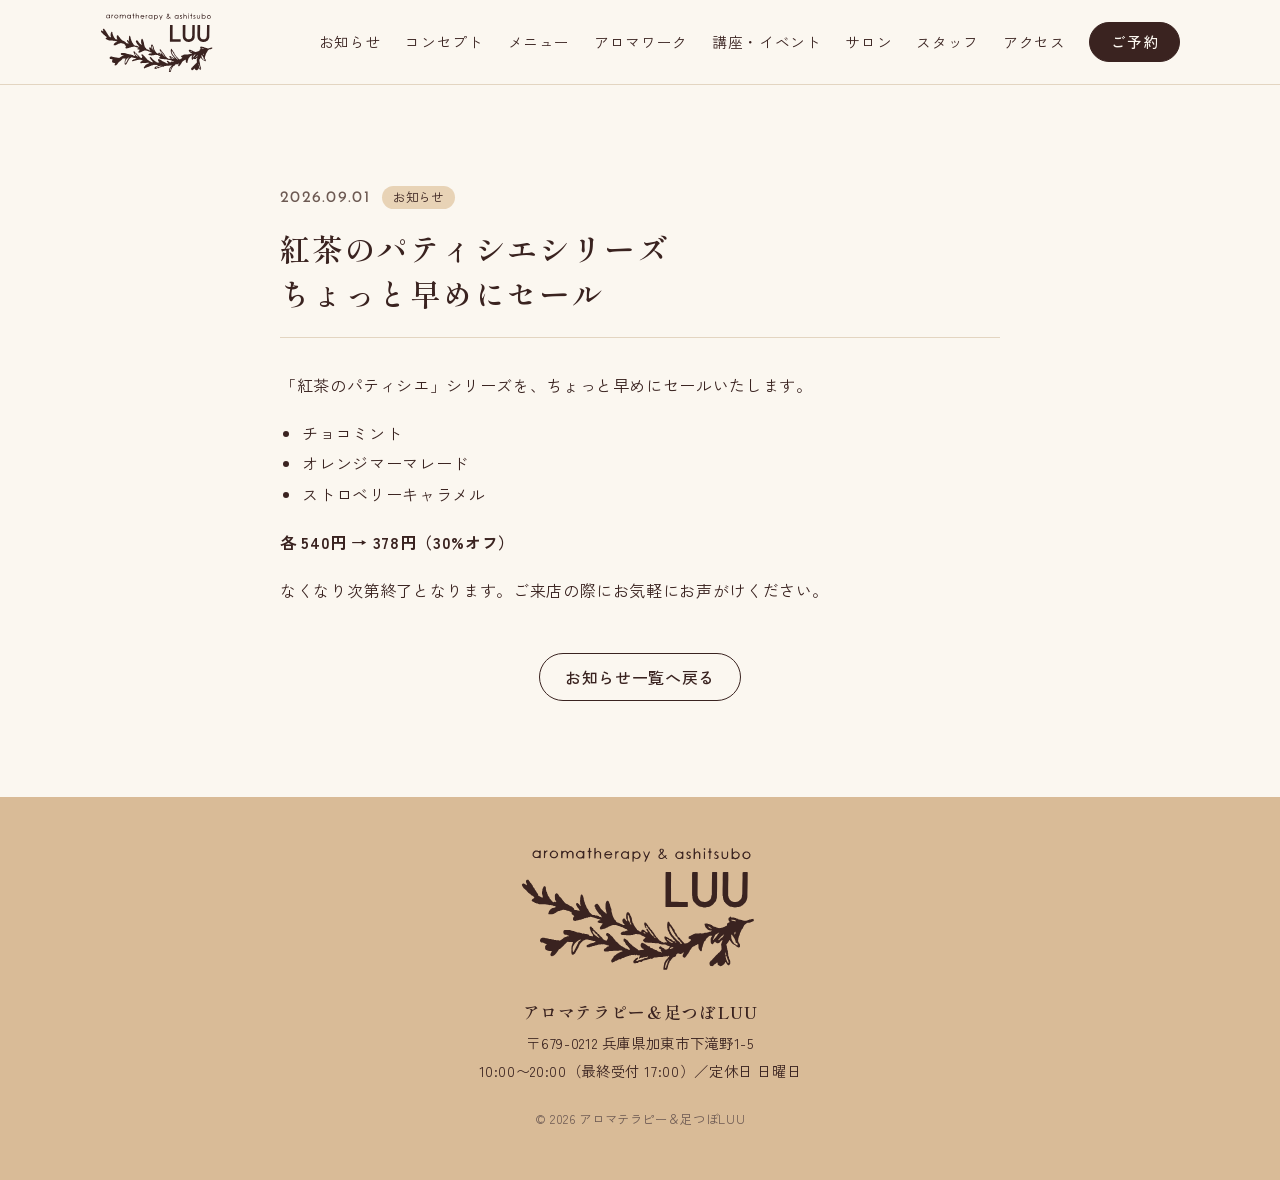
<file: news/2026-09-01-tea-sale/index.html>
<!DOCTYPE html><html lang="ja"><head><meta charset="utf-8"><meta name="viewport" content="width=device-width, initial-scale=1"><title>紅茶のパティシエシリーズ　ちょっと早めにセール｜アロマテラピー＆足つぼLUU</title><meta name="description" content="兵庫県加東市下滝野、一軒家内にある女性専用サロン。筋膜リリース・足つぼ・顔つぼ・ヘッドスパで、健康から美容に繋がる体作りをサポートします。"><link rel="icon" href="/favicon.svg" type="image/svg+xml"><meta name="theme-color" content="#d9bb97"><meta name="format-detection" content="telephone=no"><link rel="canonical" href="https://luuaroma.jp/news/2026-09-01-tea-sale/"><meta property="og:type" content="website"><meta property="og:site_name" content="アロマテラピー＆足つぼLUU"><meta property="og:title" content="紅茶のパティシエシリーズ　ちょっと早めにセール｜アロマテラピー＆足つぼLUU"><meta property="og:description" content="兵庫県加東市下滝野、一軒家内にある女性専用サロン。筋膜リリース・足つぼ・顔つぼ・ヘッドスパで、健康から美容に繋がる体作りをサポートします。"><meta property="og:url" content="https://luuaroma.jp/news/2026-09-01-tea-sale/"><meta property="og:image" content="https://luuaroma.jp/_astro/hero.NaSrNLpX_Z1aQTb6.jpg"><meta property="og:locale" content="ja_JP"><link rel="stylesheet" href="/_astro/Layout.DkR6UcbA.css"><style>.narrow[data-astro-cid-hqq7p32a]{max-width:720px}.meta[data-astro-cid-hqq7p32a]{align-items:center;gap:.75rem;display:flex}time[data-astro-cid-hqq7p32a]{font-family:var(--font-latin);letter-spacing:.08em;color:var(--ink-soft);padding-top:.15em}.category[data-astro-cid-hqq7p32a]{background:var(--kraft-soft);border-radius:999px;padding:0 .7rem;font-size:.78rem}h1[data-astro-cid-hqq7p32a]{border-bottom:1px solid var(--line);margin-block:.75rem 2rem;padding-bottom:1.25rem;font-size:clamp(1.4rem,3.2vw,1.9rem)}.photo[data-astro-cid-hqq7p32a]{width:min(100%,480px);margin-bottom:2rem}.back[data-astro-cid-hqq7p32a]{text-align:center;margin-top:3rem}
</style></head><body><header class="header" data-astro-cid-nen7h5rs><div class="container inner" data-astro-cid-nen7h5rs><a class="logo" href="/" aria-label="アロマテラピー＆足つぼLUU" data-astro-cid-nen7h5rs><svg viewBox="0 0 3000 1560" aria-hidden="true" data-astro-cid-nen7h5rs="true"><path d="M 863 37 C 861 39 861 43 861 53 C 860 70 858 74 852 74 C 848 74 843 77 842 79 C 841 85 845 89 853 89 C 860 89 860 89 860 127 C 860 169 860 168 867 169 C 873 170 876 168 877 164 C 877 162 877 146 877 128 L 878 95 880 92 C 882 91 884 90 888 89 C 895 88 896 87 896 82 C 896 78 893 76 886 75 C 877 74 877 74 877 56 C 877 37 877 36 869 36 C 865 35 864 35 863 37 M 936 36 C 933 36 931 37 930 39 C 929 42 929 165 930 168 C 931 169 933 170 936 170 C 945 171 946 168 946 139 C 946 118 946 118 949 110 C 953 101 953 100 962 94 C 970 88 979 87 987 92 C 989 93 992 96 992 97 C 992 98 993 100 994 101 C 998 106 998 110 998 138 C 998 168 998 167 1004 171 C 1008 172 1010 171 1013 167 C 1014 164 1014 161 1014 133 L 1014 103 1011 97 C 1009 94 1007 90 1005 89 C 1003 88 1001 85 999 84 C 997 82 995 81 994 81 C 993 81 991 80 989 79 C 987 77 985 76 979 76 C 971 75 967 76 953 86 C 950 88 948 89 947 89 C 946 88 946 79 946 65 L 946 41 943 38 C 942 36 941 35 940 35 C 940 35 938 36 936 36 M 2175 42 C 2171 45 2170 51 2171 70 C 2171 76 2171 101 2170 125 C 2169 175 2169 176 2177 176 C 2186 176 2187 173 2187 146 C 2188 119 2189 113 2198 104 C 2204 97 2208 95 2217 95 C 2223 95 2224 95 2226 97 C 2228 98 2229 99 2231 100 C 2232 100 2234 103 2235 106 L 2238 112 2238 141 C 2237 175 2237 174 2245 176 C 2254 177 2255 172 2255 135 C 2255 109 2255 109 2252 104 C 2251 102 2250 99 2250 98 C 2250 97 2248 95 2242 91 C 2238 88 2234 84 2232 83 C 2224 77 2214 78 2201 87 C 2186 97 2187 97 2187 68 C 2187 48 2186 41 2184 41 C 2183 41 2182 41 2180 40 C 2179 40 2177 41 2175 42 M 2369 43 C 2366 46 2365 51 2366 65 C 2366 74 2362 80 2355 80 C 2350 80 2347 84 2347 89 C 2348 94 2350 95 2357 95 C 2359 95 2362 95 2363 95 C 2364 95 2367 103 2367 105 C 2366 106 2366 122 2366 140 C 2365 173 2365 173 2367 175 C 2370 177 2376 176 2378 174 C 2380 172 2380 171 2380 162 C 2380 156 2380 145 2381 136 C 2381 127 2381 116 2381 111 C 2381 102 2381 102 2384 99 C 2386 96 2388 95 2390 95 C 2394 95 2398 91 2398 86 C 2398 81 2397 80 2391 80 C 2382 80 2381 77 2381 57 L 2381 43 2378 42 C 2374 39 2372 40 2369 43 M 2298 43 C 2294 47 2294 53 2298 57 C 2304 64 2312 64 2316 57 C 2319 51 2319 49 2313 45 C 2308 40 2302 40 2298 43 M 2648 43 C 2647 44 2646 46 2646 50 C 2646 53 2646 74 2645 96 C 2645 118 2645 139 2645 142 C 2645 144 2645 152 2645 160 C 2645 170 2645 173 2647 174 C 2649 177 2655 176 2660 173 C 2667 170 2679 170 2682 174 C 2684 177 2702 178 2712 175 C 2725 171 2736 162 2742 147 C 2744 142 2746 137 2746 136 C 2745 136 2746 131 2746 125 C 2748 115 2747 112 2745 112 C 2744 112 2743 111 2742 109 C 2741 107 2740 105 2739 104 C 2735 100 2731 95 2731 94 C 2731 93 2720 86 2718 86 C 2718 86 2716 85 2715 84 C 2712 81 2704 80 2692 80 C 2685 81 2675 85 2669 91 C 2667 92 2665 93 2664 93 C 2662 93 2662 92 2662 70 C 2662 58 2662 47 2662 45 C 2660 41 2651 40 2648 43 M 1758 46 C 1754 48 1743 60 1743 63 C 1742 71 1743 77 1745 79 C 1746 80 1747 81 1747 82 C 1747 82 1748 83 1750 84 C 1751 85 1752 86 1752 87 C 1752 89 1753 91 1755 93 C 1761 99 1759 103 1745 117 C 1735 126 1735 127 1733 135 C 1729 146 1729 151 1734 160 C 1736 166 1739 169 1742 169 C 1743 169 1745 170 1747 172 C 1750 174 1751 175 1760 175 C 1766 175 1771 175 1773 175 C 1774 176 1776 175 1779 174 C 1795 166 1803 162 1804 160 C 1809 154 1812 155 1825 169 C 1833 177 1840 178 1840 171 C 1840 170 1838 168 1833 164 C 1826 158 1822 154 1822 150 C 1822 149 1824 146 1826 142 C 1831 134 1832 131 1830 128 C 1829 125 1825 126 1822 129 C 1819 131 1810 136 1807 136 C 1806 136 1803 134 1801 131 C 1798 128 1793 124 1791 121 C 1788 119 1786 116 1786 115 C 1786 114 1785 112 1784 111 C 1781 107 1782 102 1789 93 C 1798 81 1800 76 1799 67 C 1798 58 1788 48 1779 47 C 1766 45 1761 45 1758 46 M 1764 61 L 1759 66 1759 72 C 1760 78 1760 80 1762 83 C 1769 93 1770 93 1775 87 C 1781 80 1783 75 1783 68 C 1782 59 1780 57 1773 57 C 1768 57 1768 57 1764 61 M 190 70 C 187 71 172 83 167 88 C 160 95 157 104 157 120 C 157 128 157 133 158 134 C 164 144 183 161 189 163 C 197 164 219 164 222 162 C 225 160 227 159 236 158 C 241 158 241 158 244 161 C 247 165 252 165 256 162 C 259 160 259 165 259 111 L 260 74 258 72 C 254 68 250 68 245 73 C 241 76 241 76 237 76 C 227 74 225 74 223 72 C 221 70 220 70 206 69 C 198 69 191 69 190 70 M 327 72 C 324 74 321 76 321 76 C 319 78 317 77 315 74 C 313 70 305 69 302 72 C 299 74 300 71 299 129 C 299 167 298 166 306 164 C 313 163 313 164 314 134 L 315 107 318 101 C 324 90 334 82 340 82 C 345 82 348 73 344 71 C 339 69 333 69 327 72 M 406 71 C 394 77 380 91 375 101 C 372 109 371 130 374 134 C 375 135 376 138 377 140 C 378 141 381 145 383 148 C 386 150 389 154 391 156 C 393 158 395 159 398 160 C 400 161 404 162 407 164 C 410 166 411 166 424 166 C 436 166 437 166 446 162 C 457 157 465 150 472 137 C 475 130 476 129 476 119 C 476 109 476 107 474 105 C 473 103 472 101 472 100 C 472 98 460 84 458 83 C 457 83 455 81 453 80 C 451 78 449 77 449 77 C 448 77 446 76 444 74 C 440 71 440 71 424 71 C 413 70 408 70 406 71 M 517 73 C 515 75 515 75 514 115 C 514 138 514 158 514 160 C 515 164 519 166 524 166 C 532 167 532 166 532 138 L 532 114 536 106 C 540 97 547 89 552 87 C 557 85 567 86 572 88 C 576 90 578 91 580 96 L 584 102 584 121 C 584 145 585 165 585 166 C 586 167 588 167 590 167 C 593 167 595 167 596 167 C 600 168 601 164 601 138 C 601 116 601 114 603 111 C 604 109 605 107 605 106 C 605 104 614 93 618 90 C 623 86 637 85 642 89 C 644 91 646 92 647 92 C 651 94 652 100 653 133 C 653 168 653 167 660 168 C 664 168 665 168 667 166 C 670 163 671 152 670 117 C 670 96 669 93 660 85 C 648 75 643 72 633 72 C 625 72 624 72 619 75 C 616 77 613 80 611 80 C 609 81 605 84 603 86 C 599 90 599 90 596 88 C 592 86 582 78 578 74 L 574 71 563 71 C 551 72 544 74 538 79 C 536 82 534 81 532 77 C 529 71 521 69 517 73 M 736 74 C 723 79 708 92 702 106 C 698 115 698 131 701 134 C 702 135 703 137 703 139 C 705 145 725 165 729 165 C 730 165 732 166 734 167 C 738 170 760 170 765 168 C 775 164 784 161 785 162 C 786 163 787 165 788 166 C 790 169 791 169 795 169 C 802 169 803 168 804 162 C 805 157 805 77 804 75 C 803 74 800 74 797 74 C 791 74 791 74 788 78 C 784 82 783 83 780 80 C 778 80 776 79 774 79 C 772 79 769 78 766 76 C 761 73 760 73 750 73 C 745 73 739 74 736 74 M 1094 77 C 1084 78 1081 80 1069 90 C 1063 95 1059 99 1059 99 C 1059 99 1058 103 1057 106 C 1054 114 1053 134 1055 138 C 1056 140 1057 143 1058 145 C 1059 148 1061 151 1067 156 C 1071 159 1076 163 1078 165 C 1079 167 1081 168 1082 168 C 1082 168 1085 169 1087 171 C 1090 173 1091 173 1105 173 L 1119 173 1125 170 C 1132 166 1145 155 1147 151 C 1150 147 1149 144 1144 142 C 1139 140 1136 141 1130 147 C 1127 149 1122 153 1119 155 L 1114 158 1102 158 C 1089 158 1089 158 1077 147 C 1068 138 1067 135 1071 129 L 1074 127 1094 127 C 1105 127 1121 127 1130 128 C 1138 128 1146 128 1148 128 C 1154 128 1156 120 1152 115 C 1151 113 1150 111 1150 107 L 1150 102 1140 93 C 1134 89 1128 84 1127 83 C 1125 81 1122 80 1121 79 C 1118 77 1105 76 1094 77 M 1192 81 C 1190 83 1190 85 1190 114 C 1190 174 1190 173 1196 173 C 1203 173 1204 170 1204 140 L 1204 117 1207 110 C 1212 101 1219 93 1223 93 C 1231 93 1237 87 1235 81 C 1233 79 1233 79 1226 79 C 1218 79 1218 79 1213 82 C 1208 87 1206 87 1205 83 C 1202 77 1196 76 1192 81 M 1294 80 C 1286 82 1267 102 1264 110 C 1261 117 1261 138 1264 141 C 1264 142 1266 145 1267 147 C 1268 151 1269 153 1272 154 C 1273 155 1276 158 1279 161 C 1281 163 1284 166 1286 167 C 1288 167 1291 169 1292 171 C 1295 173 1295 174 1310 173 C 1319 173 1326 173 1328 172 C 1329 172 1332 171 1334 171 C 1336 170 1339 169 1341 167 C 1345 164 1347 165 1348 169 C 1350 174 1355 176 1359 172 L 1362 170 1362 126 C 1362 98 1362 82 1361 81 C 1361 81 1359 80 1356 79 C 1352 79 1352 79 1348 83 C 1344 87 1341 88 1336 86 C 1335 85 1333 84 1331 84 C 1330 84 1328 83 1327 81 L 1324 78 1311 78 C 1302 78 1297 79 1294 80 M 1447 80 C 1445 80 1441 81 1439 83 C 1437 84 1435 85 1434 85 C 1433 85 1430 86 1428 88 C 1424 90 1424 90 1422 89 C 1422 87 1421 86 1421 85 C 1421 81 1419 80 1414 80 C 1405 80 1406 74 1406 145 C 1406 216 1405 210 1413 210 C 1421 210 1421 209 1421 187 C 1422 162 1424 159 1434 167 C 1442 173 1447 175 1460 175 C 1470 175 1471 175 1474 173 C 1476 171 1480 169 1483 168 C 1490 164 1500 154 1504 146 C 1508 137 1510 118 1506 115 C 1505 113 1504 111 1503 109 C 1502 107 1500 103 1497 100 C 1494 97 1492 95 1492 94 C 1492 94 1490 92 1488 92 C 1485 91 1483 89 1481 88 C 1480 87 1478 85 1477 85 C 1476 84 1474 83 1472 82 C 1470 79 1457 79 1447 80 M 1543 80 C 1538 82 1538 87 1543 92 C 1545 95 1546 96 1546 100 C 1546 103 1547 106 1549 109 C 1551 112 1552 116 1553 118 C 1553 121 1555 124 1556 126 C 1557 127 1558 130 1558 133 C 1558 136 1559 138 1561 140 C 1562 142 1563 144 1563 145 C 1563 146 1564 147 1565 148 C 1566 149 1567 150 1567 151 C 1567 152 1568 155 1569 156 C 1574 163 1573 173 1566 180 C 1563 184 1561 189 1561 193 C 1561 194 1560 196 1560 198 C 1555 206 1557 211 1563 211 C 1568 211 1573 206 1576 198 C 1580 187 1587 172 1593 161 C 1596 154 1601 145 1602 140 C 1606 130 1611 119 1612 119 C 1612 118 1613 117 1613 115 C 1614 114 1615 112 1616 110 C 1618 108 1625 85 1625 82 C 1625 81 1623 81 1620 81 C 1612 81 1608 85 1604 100 C 1602 106 1593 125 1591 128 C 1590 129 1588 132 1587 134 C 1585 139 1582 143 1580 143 C 1578 143 1576 139 1575 133 C 1575 128 1574 127 1572 126 C 1571 125 1570 124 1570 123 C 1570 123 1569 121 1567 118 C 1564 114 1561 107 1560 101 C 1559 95 1550 79 1547 79 C 1546 79 1544 80 1543 80 M 2446 81 C 2444 82 2440 86 2437 89 L 2431 96 2430 106 C 2430 115 2430 116 2432 117 C 2435 119 2441 124 2443 128 C 2444 130 2445 131 2446 131 C 2447 130 2449 131 2451 132 C 2452 134 2455 135 2456 135 C 2457 135 2460 137 2462 140 C 2468 146 2468 150 2463 156 C 2456 163 2450 164 2440 159 C 2432 155 2428 155 2425 160 C 2423 164 2424 166 2428 166 C 2430 166 2432 167 2433 168 C 2434 169 2435 170 2436 170 C 2437 170 2440 171 2443 173 C 2453 180 2472 175 2480 163 C 2485 156 2486 145 2482 140 C 2481 139 2480 137 2480 136 C 2480 132 2478 130 2475 130 C 2473 130 2471 129 2470 129 C 2468 127 2455 120 2454 120 C 2453 120 2450 118 2448 116 C 2441 110 2443 101 2453 96 C 2457 94 2468 96 2473 99 C 2477 102 2481 101 2482 99 C 2484 95 2478 89 2472 87 C 2470 86 2467 84 2466 83 C 2463 79 2451 78 2446 81 M 1971 83 C 1962 88 1947 103 1944 111 C 1941 120 1940 141 1943 143 C 1944 144 1945 146 1946 148 C 1947 153 1962 167 1970 171 C 1973 173 1976 174 1976 175 C 1977 176 1982 176 1990 176 C 2001 176 2003 176 2007 174 C 2010 172 2013 171 2013 171 C 2014 171 2017 170 2019 168 C 2025 166 2027 166 2027 169 C 2027 173 2029 175 2033 175 C 2042 175 2042 174 2042 131 C 2042 111 2042 93 2042 90 C 2042 83 2041 81 2035 81 C 2031 81 2028 83 2024 89 L 2022 91 2018 89 C 2016 87 2014 86 2012 87 C 2011 87 2009 86 2008 84 C 2002 79 1981 78 1971 83 M 2097 81 C 2094 83 2085 93 2082 97 C 2081 100 2080 103 2080 108 L 2080 114 2087 121 C 2095 130 2095 130 2098 130 C 2100 130 2102 131 2103 133 C 2105 134 2108 137 2111 138 C 2123 142 2122 155 2108 161 L 2103 163 2099 161 C 2096 160 2093 159 2092 159 C 2090 159 2088 158 2087 157 C 2083 154 2081 155 2078 159 C 2075 163 2076 165 2080 166 C 2081 167 2084 168 2085 169 C 2087 169 2089 170 2090 170 C 2091 170 2093 171 2094 173 C 2099 178 2119 176 2127 169 C 2136 162 2140 147 2135 141 C 2134 140 2133 138 2133 137 C 2133 135 2128 131 2122 128 C 2119 126 2116 125 2115 124 C 2114 123 2112 122 2111 122 C 2109 122 2099 115 2098 113 C 2096 110 2097 106 2100 101 C 2106 94 2110 93 2121 99 C 2128 102 2128 102 2131 101 C 2132 100 2134 99 2134 97 C 2134 95 2128 87 2126 87 C 2125 87 2123 85 2121 84 C 2117 80 2117 80 2108 80 C 2103 80 2098 81 2097 81 M 2818 81 C 2812 82 2805 86 2795 95 C 2783 107 2781 112 2780 131 C 2780 142 2780 144 2782 145 C 2782 146 2784 148 2785 149 C 2786 151 2789 155 2792 158 C 2795 161 2798 165 2798 166 C 2799 167 2801 169 2803 169 C 2805 170 2808 171 2809 173 C 2812 176 2820 177 2835 177 C 2852 177 2869 165 2878 147 C 2882 137 2883 119 2879 114 C 2877 113 2876 110 2876 108 C 2875 105 2861 90 2857 89 C 2856 88 2853 87 2850 85 C 2845 81 2845 81 2833 81 C 2827 80 2820 80 2818 81 M 2299 84 C 2297 86 2297 87 2298 92 C 2299 99 2299 115 2298 145 C 2298 169 2298 170 2300 173 C 2302 176 2308 177 2311 174 C 2312 172 2313 170 2313 129 C 2313 80 2313 82 2306 81 C 2302 81 2301 81 2299 84 M 2521 83 C 2519 85 2519 86 2520 90 C 2520 92 2520 105 2520 118 C 2520 137 2520 143 2521 145 C 2522 147 2524 152 2525 156 C 2527 164 2530 168 2533 168 C 2534 168 2535 169 2537 170 C 2538 171 2540 172 2541 172 C 2542 172 2544 173 2546 174 C 2549 176 2551 176 2560 176 C 2570 176 2570 176 2578 172 C 2582 170 2586 168 2586 168 C 2589 168 2596 160 2596 156 C 2597 154 2598 150 2600 148 C 2602 143 2602 143 2602 113 C 2602 80 2602 81 2596 81 C 2588 81 2588 81 2588 112 C 2588 143 2588 143 2581 152 C 2573 160 2569 162 2559 161 C 2554 161 2549 160 2548 160 C 2545 158 2539 151 2538 148 C 2538 147 2537 145 2536 144 C 2535 142 2535 138 2535 113 C 2535 97 2534 84 2534 83 C 2532 80 2524 80 2521 83 M 196 84 C 187 88 179 96 174 106 C 172 110 172 112 172 120 L 173 130 178 137 C 182 141 186 145 190 148 C 196 151 196 151 206 151 C 217 151 227 147 232 141 C 243 129 247 113 241 107 C 239 105 238 103 238 100 C 237 98 236 96 235 94 C 233 93 232 92 231 91 C 229 88 221 84 213 84 C 208 83 204 83 204 83 C 203 82 200 83 196 84 M 414 85 C 397 92 392 100 390 119 C 389 128 389 129 392 132 C 393 134 394 136 394 136 C 394 137 395 139 396 140 C 397 141 399 143 400 144 C 402 150 426 155 435 151 C 437 151 439 149 441 148 C 443 146 445 145 446 145 C 448 144 457 132 459 127 C 461 121 460 112 457 106 C 455 102 454 99 454 99 C 454 96 449 92 442 88 C 434 84 420 83 414 85 M 740 90 C 737 91 734 92 734 92 C 730 92 725 98 721 105 C 718 112 717 113 717 123 C 717 131 717 133 718 134 C 719 134 720 136 721 138 C 723 144 729 150 737 153 C 745 156 759 156 763 154 C 764 153 767 152 768 152 C 772 151 778 144 783 136 C 790 123 787 103 776 95 C 773 94 770 92 769 92 C 769 92 766 91 764 90 C 756 87 746 87 740 90 M 1100 92 C 1091 92 1085 96 1077 103 C 1073 107 1072 110 1072 111 L 1073 114 1101 114 C 1122 114 1131 114 1132 113 C 1136 110 1134 102 1128 98 C 1123 95 1110 91 1108 91 C 1106 91 1103 92 1100 92 M 1308 93 C 1305 93 1303 94 1295 98 C 1290 100 1287 103 1282 113 C 1278 121 1278 121 1278 129 C 1279 136 1279 137 1283 145 C 1288 153 1291 156 1294 156 C 1295 156 1297 157 1298 158 C 1302 161 1320 161 1325 158 C 1326 157 1328 156 1329 156 C 1331 156 1339 147 1344 140 C 1347 134 1347 133 1347 125 C 1347 119 1347 117 1346 115 C 1345 114 1344 112 1343 110 C 1343 107 1340 104 1331 98 C 1324 93 1316 91 1308 93 M 1442 97 C 1429 104 1423 113 1422 128 C 1422 139 1425 146 1433 153 C 1443 162 1458 164 1470 158 C 1475 156 1486 144 1489 138 C 1492 130 1489 111 1484 107 C 1483 107 1481 105 1480 102 C 1478 99 1476 98 1475 98 C 1473 98 1471 97 1470 96 C 1468 93 1467 93 1459 93 C 1450 93 1449 93 1442 97 M 1986 95 C 1979 96 1969 102 1965 107 C 1958 116 1956 132 1960 141 C 1967 155 1969 158 1973 158 C 1975 158 1977 159 1978 160 C 1982 163 1998 163 2002 160 C 2004 159 2006 158 2007 158 C 2010 158 2017 151 2021 145 C 2027 137 2030 121 2026 117 C 2025 116 2023 113 2023 111 C 2020 106 2013 99 2009 98 C 2008 98 2006 97 2005 96 C 2003 95 1993 94 1986 95 M 2684 97 C 2673 102 2668 107 2666 116 C 2665 117 2664 119 2663 120 C 2661 123 2661 137 2664 142 C 2665 144 2666 147 2666 148 C 2666 148 2667 149 2668 149 C 2668 149 2669 150 2670 151 C 2671 154 2674 156 2682 160 C 2688 163 2689 163 2695 162 C 2721 160 2737 139 2730 115 C 2728 109 2722 101 2717 100 C 2716 100 2713 99 2710 97 C 2705 94 2692 94 2684 97 M 2820 98 C 2807 103 2804 107 2799 120 C 2796 129 2798 143 2804 150 C 2805 151 2807 153 2807 154 C 2808 155 2810 156 2812 157 C 2813 157 2816 158 2818 160 C 2823 163 2835 163 2844 160 C 2851 157 2859 149 2863 141 C 2866 135 2866 134 2866 127 C 2866 121 2865 117 2864 116 C 2863 115 2862 113 2861 111 C 2859 104 2846 96 2834 95 C 2828 95 2827 95 2820 98 M 1760 123 C 1747 135 1745 139 1745 147 C 1747 157 1753 162 1766 162 C 1773 162 1775 162 1780 159 C 1783 157 1788 155 1790 153 C 1800 148 1800 144 1791 135 C 1788 131 1782 125 1779 121 C 1776 116 1773 113 1772 113 C 1771 113 1765 117 1760 123 M 1875 338 C 1875 338 1863 338 1849 338 C 1826 338 1824 338 1822 340 L 1820 342 1819 442 C 1819 497 1819 542 1819 544 C 1819 545 1819 561 1819 579 C 1819 597 1819 648 1819 691 C 1818 735 1819 770 1819 771 C 1820 773 1821 774 1822 775 C 1824 775 2051 777 2081 776 C 2100 776 2098 779 2098 743 C 2098 716 2098 715 2096 713 L 2094 711 1999 711 C 1886 711 1890 711 1889 707 C 1888 706 1888 678 1888 639 C 1888 603 1888 554 1888 530 C 1889 485 1889 393 1889 362 C 1889 342 1888 340 1882 339 C 1880 338 1878 338 1877 337 C 1876 337 1875 337 1875 338 M 2160 339 C 2155 340 2154 341 2153 344 C 2152 346 2150 385 2151 396 C 2151 398 2151 452 2151 516 C 2151 628 2151 632 2153 636 C 2155 640 2155 643 2155 653 C 2155 663 2155 666 2157 669 C 2158 671 2159 674 2159 678 C 2159 682 2159 684 2161 684 C 2161 685 2162 686 2162 688 C 2162 690 2163 692 2164 693 C 2164 695 2165 696 2165 698 C 2165 699 2166 701 2168 703 C 2169 704 2172 707 2173 710 C 2175 714 2186 725 2196 734 C 2199 736 2202 740 2203 741 C 2205 745 2216 754 2219 754 C 2221 754 2228 759 2234 765 C 2235 766 2238 767 2241 768 C 2243 768 2245 769 2246 770 C 2248 770 2250 771 2252 771 C 2254 771 2257 772 2259 773 C 2261 774 2265 775 2272 776 C 2278 776 2283 777 2285 778 C 2291 781 2322 781 2330 778 C 2332 777 2338 776 2342 776 C 2357 775 2374 769 2384 762 C 2385 761 2390 758 2395 756 C 2402 752 2406 749 2421 734 C 2430 725 2438 716 2439 714 C 2440 713 2441 710 2443 709 C 2446 703 2454 687 2454 683 C 2455 679 2456 677 2460 667 C 2462 662 2462 657 2464 538 C 2464 475 2464 472 2464 459 C 2464 454 2464 427 2464 397 C 2465 347 2465 344 2463 342 C 2461 340 2461 339 2433 339 L 2405 339 2403 341 C 2401 343 2401 345 2401 358 C 2400 377 2399 450 2398 544 L 2398 621 2395 627 C 2393 632 2392 636 2392 642 C 2391 647 2390 653 2389 655 C 2386 668 2385 671 2382 674 C 2381 677 2377 681 2373 684 C 2369 687 2365 691 2363 693 C 2359 698 2351 702 2339 705 C 2336 707 2331 708 2329 709 C 2325 712 2285 712 2282 710 C 2281 709 2278 708 2276 707 C 2273 707 2270 706 2269 705 C 2268 705 2265 704 2264 704 C 2261 703 2258 700 2243 685 C 2234 675 2232 673 2232 669 C 2232 668 2230 665 2229 662 C 2225 658 2225 656 2225 651 C 2225 646 2225 645 2222 642 L 2220 639 2220 615 C 2220 583 2221 380 2222 359 C 2222 338 2224 339 2199 339 C 2174 338 2164 338 2160 339 M 2541 340 C 2539 340 2537 341 2536 342 C 2535 344 2535 341 2534 469 C 2533 508 2533 545 2532 551 C 2532 556 2532 577 2532 598 L 2532 635 2535 637 C 2537 639 2537 640 2537 651 C 2537 659 2538 664 2539 667 C 2539 669 2540 673 2541 676 C 2541 680 2542 684 2544 686 C 2545 688 2546 690 2546 691 C 2546 692 2547 693 2548 695 C 2549 696 2550 698 2550 699 C 2550 706 2555 714 2560 714 C 2560 714 2561 714 2561 715 C 2561 716 2569 726 2574 730 C 2583 740 2586 742 2588 745 C 2589 747 2592 749 2595 751 C 2598 752 2602 754 2603 755 C 2605 756 2607 758 2609 759 C 2611 763 2619 767 2625 768 C 2629 769 2637 772 2640 773 C 2641 774 2647 775 2653 776 C 2658 777 2664 778 2666 779 C 2670 781 2704 781 2711 779 C 2713 778 2720 777 2726 776 C 2731 776 2738 774 2741 773 C 2747 771 2764 763 2767 761 C 2768 760 2771 758 2773 757 C 2775 756 2779 754 2782 753 C 2786 751 2791 746 2798 738 C 2799 737 2803 732 2808 728 C 2813 723 2817 719 2818 718 C 2818 716 2819 715 2820 714 C 2822 711 2834 688 2835 684 C 2835 682 2836 678 2837 676 C 2843 660 2843 662 2843 609 C 2844 585 2844 565 2844 564 C 2845 563 2846 462 2846 394 L 2847 343 2844 341 C 2840 339 2795 338 2788 340 C 2782 341 2782 339 2782 402 C 2781 434 2781 473 2780 489 C 2780 504 2780 535 2779 557 C 2779 615 2779 618 2778 620 C 2776 622 2774 637 2774 640 C 2775 645 2773 654 2770 658 C 2769 659 2768 663 2767 665 C 2766 668 2765 671 2765 673 C 2763 676 2740 698 2736 700 C 2731 702 2728 703 2725 706 C 2722 707 2719 708 2718 708 C 2716 708 2713 709 2710 709 C 2703 712 2667 712 2663 709 C 2658 707 2649 704 2646 704 C 2644 704 2640 700 2631 691 C 2619 679 2618 677 2613 666 C 2608 657 2607 655 2607 650 C 2607 646 2607 645 2605 642 L 2602 638 2602 557 C 2603 512 2603 460 2604 442 C 2604 423 2604 394 2604 378 C 2604 341 2604 343 2602 341 C 2600 339 2599 339 2572 339 C 2557 339 2543 340 2541 340 M 88 435 C 82 438 79 440 76 447 C 72 457 74 466 80 475 C 82 477 83 479 83 483 C 83 486 84 488 85 490 C 88 492 90 504 88 504 C 88 504 85 503 82 501 C 78 499 75 498 74 498 C 73 498 69 495 65 492 C 60 487 57 485 55 485 C 53 485 50 484 47 482 L 42 480 37 482 C 32 484 26 490 24 495 C 22 500 27 514 34 521 C 37 524 40 528 40 530 C 41 534 52 546 56 547 C 57 547 59 548 60 550 C 62 555 65 558 69 559 C 73 560 77 564 77 567 C 77 569 95 589 99 591 C 100 592 103 594 104 596 C 105 597 107 600 109 600 C 111 601 114 603 116 605 C 118 607 121 608 122 608 C 123 608 125 609 126 610 C 127 611 129 614 131 615 C 132 617 134 620 135 622 C 136 624 137 627 138 627 C 139 627 141 628 143 629 C 144 630 147 631 148 631 C 150 631 160 637 164 642 C 166 645 168 646 171 647 C 176 647 177 649 178 653 C 179 661 174 667 163 671 C 155 674 153 676 149 685 C 144 697 147 705 158 706 C 160 707 164 708 166 708 C 167 709 170 711 172 711 C 176 713 181 717 185 721 C 187 723 189 724 191 724 C 194 724 198 726 203 728 C 207 730 212 731 216 732 C 220 732 224 733 227 735 C 229 737 232 738 232 738 C 233 738 235 739 237 740 C 241 742 243 742 258 742 C 267 742 277 742 281 742 C 302 742 332 744 334 745 C 336 746 341 747 347 748 C 353 748 359 750 361 751 C 364 752 372 752 379 750 C 382 749 383 749 386 751 C 388 753 389 753 393 752 C 398 752 399 752 401 754 C 403 755 405 756 407 756 C 409 756 411 757 413 759 C 416 760 417 761 421 761 C 425 761 428 762 431 764 C 433 765 437 766 439 766 C 447 766 452 777 444 778 C 442 778 438 780 435 781 C 431 783 426 784 423 784 C 418 785 414 786 408 789 C 403 792 395 795 392 797 C 383 801 380 804 377 809 C 376 811 373 814 372 816 C 366 822 363 828 357 847 C 353 859 353 861 358 865 L 361 867 382 867 C 402 866 403 866 411 863 C 415 861 420 859 423 858 C 425 857 430 855 435 853 C 439 851 444 849 446 848 C 448 848 451 846 455 841 C 460 837 463 834 468 832 C 472 830 476 828 477 827 C 479 827 481 826 483 826 C 484 826 489 825 493 824 C 497 822 503 820 507 819 C 515 817 526 813 531 811 C 532 810 537 809 541 809 C 548 808 549 808 552 810 C 555 813 556 813 562 812 C 567 812 568 812 570 813 C 573 816 579 818 581 818 C 583 817 584 817 585 819 C 586 821 587 821 595 821 C 603 821 604 821 611 825 C 623 831 625 832 626 833 C 627 834 629 835 630 835 C 632 835 633 835 634 836 C 634 837 635 837 636 836 C 642 835 644 839 645 849 C 645 853 646 858 647 863 L 650 870 656 871 C 661 871 662 872 663 875 C 664 879 665 880 669 880 C 671 880 679 885 679 887 C 680 887 678 891 675 894 C 672 897 668 903 666 906 C 663 913 663 914 663 925 L 663 936 666 940 C 669 943 670 944 673 944 C 676 944 678 945 680 946 C 684 950 691 951 698 947 C 703 945 705 944 714 944 C 723 944 726 943 729 942 C 739 937 742 936 750 935 C 757 934 760 933 767 931 C 772 928 777 927 783 926 C 789 925 791 925 796 921 C 800 917 802 917 808 916 C 813 916 818 914 821 913 C 830 909 835 908 839 910 C 842 911 847 910 848 907 C 849 907 852 905 855 904 C 860 901 861 901 864 902 C 867 903 869 903 873 901 C 881 898 887 897 892 900 C 894 901 899 902 903 903 C 907 903 913 905 915 906 C 918 908 920 908 923 907 C 926 907 927 907 929 909 C 931 910 932 911 933 911 C 933 911 936 912 939 914 C 943 916 945 916 949 915 C 955 915 962 918 967 923 C 970 926 970 926 979 926 C 988 926 989 926 990 928 C 991 929 993 930 995 931 C 1000 931 1007 936 1007 938 C 1007 941 1003 942 996 942 C 990 942 983 944 982 947 C 981 948 980 948 978 948 C 973 948 971 951 971 959 C 971 967 973 970 977 970 C 980 970 982 971 984 973 C 987 975 988 975 997 975 C 1006 975 1009 975 1012 977 C 1016 979 1017 979 1022 979 C 1034 977 1034 985 1023 998 C 1020 1001 1016 1007 1015 1009 C 1013 1011 1010 1016 1007 1019 C 998 1030 996 1040 1001 1046 C 1002 1048 1004 1051 1005 1053 L 1006 1057 1012 1057 C 1017 1056 1022 1055 1035 1051 C 1038 1050 1044 1048 1048 1047 C 1057 1045 1071 1040 1075 1037 C 1077 1036 1080 1034 1083 1034 C 1090 1033 1093 1031 1098 1027 C 1100 1025 1104 1023 1106 1022 C 1109 1021 1112 1020 1114 1019 C 1116 1018 1119 1017 1121 1017 C 1123 1017 1126 1015 1131 1012 C 1138 1006 1139 1006 1144 1006 C 1148 1006 1151 1005 1154 1003 C 1158 1001 1160 1000 1163 1001 C 1165 1001 1169 1001 1171 1000 C 1175 999 1176 999 1179 1000 C 1181 1002 1183 1002 1187 1001 C 1193 1001 1210 1003 1212 1005 C 1214 1005 1216 1006 1217 1006 C 1218 1006 1221 1007 1223 1009 C 1225 1010 1228 1011 1230 1011 C 1232 1011 1234 1012 1236 1014 C 1238 1015 1240 1016 1244 1016 C 1247 1016 1249 1017 1251 1018 C 1252 1019 1254 1020 1255 1020 C 1255 1020 1257 1021 1258 1022 C 1259 1023 1263 1024 1266 1024 C 1269 1025 1272 1026 1274 1027 C 1275 1028 1279 1029 1282 1029 C 1287 1029 1288 1030 1290 1034 C 1293 1038 1294 1038 1297 1038 C 1300 1038 1302 1039 1305 1041 C 1309 1046 1312 1047 1315 1047 C 1317 1047 1319 1048 1320 1049 C 1321 1050 1323 1051 1326 1051 C 1328 1051 1330 1052 1331 1053 C 1332 1053 1333 1054 1334 1054 C 1334 1054 1337 1056 1339 1058 C 1342 1060 1344 1061 1347 1061 C 1350 1061 1351 1061 1351 1063 C 1353 1068 1348 1071 1334 1071 C 1326 1071 1325 1071 1314 1077 C 1304 1082 1303 1082 1297 1082 C 1290 1082 1282 1084 1278 1087 C 1276 1088 1273 1090 1270 1091 C 1264 1093 1264 1094 1261 1099 C 1256 1109 1259 1115 1270 1121 C 1277 1124 1277 1124 1289 1124 C 1298 1124 1301 1124 1303 1126 C 1304 1127 1306 1127 1309 1127 C 1311 1126 1318 1127 1326 1128 C 1342 1130 1374 1129 1381 1127 C 1384 1126 1391 1125 1398 1124 C 1407 1124 1412 1123 1415 1121 C 1418 1120 1422 1119 1424 1119 C 1426 1119 1431 1118 1436 1115 C 1442 1112 1444 1112 1446 1113 C 1447 1114 1456 1114 1468 1115 C 1481 1115 1487 1116 1488 1116 C 1489 1117 1493 1118 1497 1119 C 1503 1119 1505 1120 1507 1122 C 1513 1128 1518 1132 1522 1132 C 1525 1133 1529 1135 1533 1137 C 1537 1139 1541 1141 1545 1141 C 1550 1141 1550 1142 1551 1145 C 1553 1148 1553 1149 1559 1151 C 1572 1155 1572 1161 1558 1169 C 1556 1171 1553 1172 1552 1172 C 1550 1172 1546 1176 1542 1183 C 1536 1192 1536 1194 1545 1203 C 1550 1208 1554 1212 1559 1215 L 1565 1218 1579 1218 C 1592 1218 1593 1218 1596 1221 C 1600 1223 1600 1223 1618 1223 C 1628 1222 1639 1223 1642 1223 C 1644 1224 1649 1224 1652 1224 C 1655 1225 1659 1225 1659 1226 C 1660 1227 1669 1227 1692 1227 C 1722 1227 1725 1227 1728 1229 C 1729 1230 1733 1231 1735 1232 C 1737 1232 1739 1233 1740 1234 C 1741 1234 1743 1235 1745 1236 C 1747 1236 1750 1238 1751 1239 C 1753 1240 1755 1241 1761 1241 C 1767 1241 1770 1242 1772 1243 C 1773 1245 1776 1245 1794 1245 L 1814 1245 1821 1248 C 1825 1251 1830 1252 1833 1252 C 1835 1253 1838 1254 1841 1255 C 1843 1257 1846 1258 1847 1258 C 1848 1258 1850 1259 1852 1260 C 1854 1262 1856 1262 1861 1262 C 1872 1262 1873 1263 1869 1275 C 1867 1281 1866 1283 1862 1287 C 1860 1289 1854 1294 1850 1298 C 1840 1308 1840 1308 1823 1307 C 1808 1306 1805 1304 1805 1298 C 1805 1295 1802 1292 1798 1292 C 1796 1292 1794 1291 1791 1287 C 1788 1283 1787 1283 1784 1283 C 1778 1285 1775 1283 1772 1278 C 1769 1273 1766 1271 1758 1266 C 1752 1262 1735 1279 1736 1289 C 1736 1291 1738 1292 1741 1294 C 1743 1296 1745 1298 1745 1298 C 1745 1301 1748 1302 1754 1303 C 1763 1304 1764 1305 1761 1312 C 1757 1318 1757 1322 1761 1326 C 1762 1329 1764 1330 1766 1330 C 1769 1330 1770 1331 1772 1337 C 1774 1342 1774 1342 1772 1344 C 1769 1347 1767 1346 1765 1342 C 1763 1338 1761 1337 1757 1337 C 1755 1337 1753 1336 1751 1336 C 1750 1335 1747 1334 1745 1334 C 1743 1334 1736 1333 1731 1331 C 1723 1329 1721 1328 1718 1325 C 1713 1320 1702 1314 1698 1314 C 1695 1314 1690 1312 1687 1308 C 1685 1307 1683 1306 1680 1306 C 1675 1306 1669 1302 1663 1296 C 1662 1294 1660 1293 1658 1293 C 1656 1293 1652 1292 1649 1291 C 1645 1289 1641 1288 1638 1288 C 1631 1288 1630 1287 1629 1280 C 1628 1273 1619 1266 1608 1266 C 1604 1266 1603 1265 1591 1255 C 1588 1253 1584 1250 1582 1249 C 1580 1249 1578 1247 1577 1246 C 1575 1245 1573 1244 1571 1244 C 1568 1243 1566 1242 1564 1239 C 1561 1236 1560 1236 1557 1235 C 1553 1235 1552 1235 1548 1231 C 1546 1229 1543 1227 1540 1226 C 1538 1226 1536 1224 1534 1224 C 1532 1222 1525 1221 1523 1223 C 1521 1224 1513 1236 1510 1242 C 1505 1254 1508 1272 1518 1282 C 1521 1285 1524 1289 1525 1290 C 1527 1292 1529 1293 1531 1294 C 1540 1296 1546 1300 1546 1303 C 1546 1309 1544 1310 1528 1311 C 1516 1311 1513 1312 1510 1314 C 1507 1315 1505 1316 1498 1316 C 1478 1315 1478 1315 1477 1312 C 1476 1311 1475 1308 1473 1307 C 1472 1306 1470 1303 1469 1302 C 1468 1300 1466 1298 1459 1296 C 1452 1293 1448 1291 1445 1288 C 1443 1286 1440 1283 1438 1282 C 1436 1281 1431 1278 1428 1275 C 1424 1272 1420 1270 1419 1270 C 1419 1270 1414 1266 1409 1261 C 1404 1256 1398 1250 1396 1247 C 1392 1244 1389 1242 1387 1241 C 1384 1241 1378 1236 1378 1232 C 1377 1230 1375 1228 1369 1226 C 1366 1224 1365 1224 1365 1221 C 1365 1218 1362 1212 1354 1206 C 1351 1202 1348 1198 1347 1196 C 1346 1192 1344 1190 1339 1190 C 1335 1189 1330 1185 1328 1181 C 1327 1178 1326 1177 1323 1177 C 1321 1177 1319 1176 1318 1175 C 1313 1171 1304 1168 1301 1170 C 1296 1173 1295 1177 1295 1190 C 1295 1203 1295 1203 1298 1205 C 1301 1209 1304 1209 1308 1209 C 1312 1207 1313 1209 1312 1218 L 1312 1225 1315 1226 C 1318 1228 1318 1229 1321 1237 C 1323 1244 1327 1249 1331 1250 C 1333 1251 1336 1253 1338 1255 C 1339 1256 1342 1258 1343 1259 C 1346 1260 1351 1269 1351 1272 C 1351 1274 1356 1278 1360 1281 C 1364 1282 1365 1283 1365 1286 C 1365 1288 1367 1290 1368 1291 C 1369 1293 1370 1295 1370 1296 C 1371 1298 1372 1299 1374 1300 C 1376 1300 1377 1303 1374 1306 C 1371 1309 1357 1309 1351 1306 C 1349 1305 1347 1304 1346 1304 C 1345 1304 1343 1303 1341 1301 C 1339 1299 1337 1298 1334 1298 C 1332 1298 1330 1297 1329 1297 C 1328 1296 1327 1295 1326 1295 C 1322 1295 1316 1292 1309 1287 C 1306 1284 1302 1282 1300 1282 C 1296 1282 1291 1279 1285 1273 C 1281 1270 1277 1267 1275 1266 C 1269 1264 1260 1258 1258 1255 C 1256 1253 1254 1252 1252 1251 C 1249 1250 1246 1249 1245 1248 C 1242 1245 1228 1228 1228 1227 C 1228 1226 1217 1215 1215 1215 C 1214 1215 1211 1213 1209 1210 C 1206 1207 1204 1206 1201 1205 C 1195 1204 1192 1200 1192 1194 C 1192 1189 1192 1188 1189 1186 C 1181 1180 1169 1166 1166 1162 C 1164 1159 1162 1155 1161 1153 C 1158 1149 1137 1131 1133 1129 C 1131 1128 1129 1126 1128 1124 C 1127 1120 1124 1117 1120 1114 C 1118 1114 1115 1111 1113 1109 C 1111 1107 1109 1106 1107 1106 C 1106 1106 1103 1105 1102 1104 C 1097 1101 1088 1101 1084 1102 C 1078 1105 1077 1108 1076 1119 L 1076 1129 1080 1132 C 1083 1134 1086 1137 1089 1138 C 1094 1141 1098 1148 1099 1159 C 1099 1167 1099 1169 1092 1178 C 1091 1181 1089 1185 1089 1187 C 1087 1194 1077 1200 1074 1195 C 1073 1194 1072 1193 1069 1193 C 1065 1192 1054 1187 1053 1184 C 1052 1183 1051 1183 1049 1183 C 1048 1183 1045 1182 1044 1181 C 1043 1180 1040 1178 1038 1176 C 1036 1175 1034 1173 1033 1170 C 1030 1162 1023 1154 1010 1145 C 1009 1144 1007 1142 1007 1140 C 1006 1138 1004 1135 1002 1134 C 998 1132 993 1127 993 1124 C 992 1123 991 1122 990 1121 C 989 1120 987 1118 986 1116 C 984 1112 984 1112 979 1112 C 974 1112 971 1109 969 1103 C 968 1098 959 1090 953 1087 C 947 1085 943 1080 941 1075 C 939 1070 938 1069 934 1068 C 930 1066 923 1061 921 1059 C 918 1055 914 1046 914 1044 C 914 1041 911 1039 908 1039 C 906 1039 903 1037 897 1029 C 888 1020 887 1020 883 1020 C 879 1020 879 1019 872 1031 C 869 1035 870 1037 873 1044 C 876 1048 877 1052 877 1056 C 878 1059 879 1064 880 1067 C 882 1070 883 1074 883 1075 C 884 1076 885 1079 886 1080 C 887 1081 888 1083 888 1085 C 888 1088 890 1093 893 1095 C 894 1096 895 1099 896 1100 C 897 1105 899 1108 904 1111 C 910 1115 911 1116 911 1124 C 911 1127 912 1131 913 1132 C 914 1135 914 1138 912 1140 C 910 1142 900 1143 897 1140 C 895 1139 892 1139 885 1139 C 877 1139 875 1139 873 1137 C 869 1135 862 1127 861 1124 C 860 1121 856 1119 853 1120 C 852 1121 850 1120 849 1119 C 847 1117 844 1117 838 1116 C 834 1116 829 1114 826 1114 C 823 1112 820 1112 818 1113 C 815 1113 813 1113 810 1111 C 803 1107 797 1106 783 1108 C 778 1108 777 1108 775 1107 C 774 1106 772 1105 770 1104 C 768 1103 766 1102 764 1101 C 763 1100 760 1099 758 1099 C 755 1098 750 1097 747 1096 C 742 1094 739 1094 731 1094 C 726 1094 721 1094 721 1093 C 720 1093 716 1091 713 1090 C 709 1090 705 1088 704 1087 C 702 1086 700 1085 698 1086 C 697 1086 695 1086 693 1084 C 691 1082 690 1081 686 1081 C 681 1081 680 1081 678 1078 C 675 1075 675 1075 668 1075 C 663 1075 660 1074 658 1074 C 657 1073 654 1072 652 1072 C 650 1072 648 1071 646 1071 C 645 1070 642 1069 639 1068 C 637 1068 632 1067 629 1066 C 624 1064 621 1064 594 1064 C 559 1064 552 1065 545 1072 C 541 1076 541 1098 545 1106 C 547 1112 555 1119 559 1119 C 561 1119 563 1120 565 1121 C 567 1123 569 1123 576 1123 C 583 1123 584 1123 588 1126 C 590 1128 592 1129 595 1129 C 597 1129 600 1130 603 1131 C 605 1133 608 1134 609 1134 C 611 1134 612 1135 612 1136 C 612 1138 603 1141 595 1141 C 590 1142 587 1142 581 1146 C 576 1148 571 1150 570 1151 C 557 1153 550 1157 539 1168 C 532 1174 527 1178 525 1179 C 523 1179 520 1181 518 1183 C 515 1187 507 1191 504 1191 C 504 1191 501 1192 498 1194 L 493 1197 488 1195 C 485 1193 480 1193 474 1192 C 458 1192 453 1191 448 1188 C 444 1186 442 1186 436 1186 C 430 1187 429 1187 427 1186 C 426 1185 423 1184 422 1184 C 421 1184 419 1183 418 1182 C 416 1181 413 1180 406 1180 C 399 1179 394 1178 390 1177 C 386 1175 383 1175 373 1175 C 363 1175 362 1175 358 1172 C 355 1170 353 1170 345 1169 C 340 1169 335 1168 333 1167 C 331 1167 328 1166 325 1166 C 321 1165 318 1165 317 1163 C 314 1161 314 1161 289 1159 L 277 1158 271 1161 C 264 1164 256 1171 256 1174 C 256 1175 256 1176 255 1177 C 254 1177 253 1182 251 1188 L 249 1198 251 1202 C 253 1204 254 1207 254 1207 C 254 1208 256 1211 259 1214 C 264 1219 265 1220 269 1220 C 284 1220 288 1221 291 1223 C 293 1224 296 1225 297 1225 C 299 1225 301 1226 303 1227 C 306 1229 315 1233 317 1233 C 318 1233 320 1234 322 1235 C 323 1236 326 1238 329 1239 C 332 1239 334 1240 334 1241 C 334 1244 328 1250 321 1255 C 314 1259 314 1259 314 1278 C 314 1292 314 1294 316 1299 C 319 1305 325 1311 328 1311 C 330 1312 340 1318 342 1320 C 343 1321 347 1321 351 1322 C 356 1322 359 1323 360 1324 C 363 1326 380 1327 388 1325 C 395 1323 397 1324 397 1328 C 397 1330 391 1345 388 1348 C 386 1352 381 1366 380 1373 C 380 1377 380 1378 383 1382 C 389 1390 399 1392 408 1387 C 409 1386 412 1385 414 1385 C 418 1385 421 1384 427 1378 C 430 1376 434 1373 435 1372 C 443 1367 456 1352 461 1342 C 462 1340 465 1336 468 1332 C 474 1326 482 1313 483 1309 C 484 1307 493 1299 494 1299 C 497 1299 507 1294 510 1290 C 515 1285 527 1274 531 1272 C 534 1270 554 1249 557 1245 C 557 1244 561 1241 564 1239 C 572 1234 577 1228 583 1220 C 589 1211 595 1207 600 1209 C 603 1211 607 1211 631 1211 C 665 1211 666 1211 660 1220 C 659 1223 658 1227 657 1230 C 657 1233 656 1237 655 1239 C 649 1250 645 1264 644 1272 C 644 1277 644 1282 643 1284 C 642 1289 642 1301 643 1305 C 644 1307 644 1309 643 1313 C 641 1321 642 1352 644 1356 C 645 1358 646 1360 646 1361 C 646 1364 651 1368 656 1371 L 660 1373 665 1371 C 668 1369 672 1367 674 1366 C 676 1364 678 1363 679 1363 C 683 1363 690 1354 692 1348 C 694 1344 695 1340 697 1339 C 698 1338 699 1334 700 1331 C 702 1327 703 1324 707 1319 C 711 1315 713 1312 714 1309 C 716 1302 720 1294 724 1290 C 728 1285 733 1276 733 1272 C 733 1270 737 1262 745 1247 C 746 1245 747 1242 747 1241 C 748 1239 750 1236 752 1233 C 765 1219 773 1210 782 1202 C 791 1193 792 1193 795 1193 C 798 1194 800 1193 802 1191 C 817 1181 821 1179 833 1180 C 838 1180 843 1181 845 1182 C 846 1182 849 1183 850 1183 C 851 1183 853 1184 854 1184 C 856 1185 860 1186 865 1187 C 872 1187 881 1189 892 1193 C 895 1194 898 1195 900 1195 C 902 1195 904 1196 906 1198 C 909 1200 910 1201 921 1201 C 933 1201 941 1203 943 1207 C 945 1212 941 1218 936 1217 C 932 1216 925 1218 920 1222 C 916 1225 915 1225 907 1226 C 902 1226 898 1227 897 1228 C 896 1229 891 1230 885 1230 C 877 1231 875 1231 872 1234 C 861 1241 854 1245 852 1245 C 848 1245 835 1255 832 1260 C 830 1264 832 1271 836 1275 L 839 1278 856 1278 C 871 1278 873 1277 877 1275 C 879 1274 882 1273 883 1273 C 884 1273 887 1272 890 1271 C 899 1267 911 1263 914 1263 C 916 1263 919 1262 920 1261 C 922 1261 927 1259 932 1258 C 937 1257 942 1256 943 1255 C 944 1254 947 1254 949 1254 C 951 1254 956 1253 959 1252 C 962 1251 967 1250 969 1249 C 972 1249 976 1248 978 1247 C 980 1246 984 1245 994 1245 C 1004 1245 1007 1245 1012 1242 C 1020 1239 1021 1239 1026 1242 L 1030 1244 1035 1242 C 1041 1239 1049 1239 1052 1242 C 1054 1245 1062 1246 1072 1246 C 1078 1246 1079 1246 1082 1249 C 1085 1253 1086 1253 1091 1253 C 1102 1253 1115 1260 1113 1264 C 1112 1267 1107 1270 1103 1270 C 1095 1270 1084 1276 1077 1283 C 1073 1287 1070 1290 1069 1290 C 1066 1290 1058 1295 1055 1298 C 1052 1301 1048 1311 1048 1315 C 1048 1316 1049 1318 1049 1320 C 1050 1322 1051 1325 1051 1326 C 1052 1329 1057 1331 1061 1331 C 1063 1330 1073 1330 1084 1330 C 1104 1330 1104 1330 1109 1327 L 1114 1325 1153 1324 C 1185 1324 1193 1324 1198 1323 C 1207 1321 1210 1321 1216 1323 C 1220 1324 1220 1324 1230 1322 C 1237 1320 1243 1320 1257 1319 L 1274 1319 1278 1322 C 1283 1327 1281 1331 1274 1331 C 1268 1331 1261 1334 1256 1339 C 1252 1343 1250 1343 1245 1344 C 1237 1345 1236 1346 1232 1350 C 1229 1353 1219 1358 1216 1358 C 1215 1358 1214 1358 1213 1359 C 1213 1360 1211 1361 1209 1362 C 1207 1363 1204 1366 1202 1368 C 1200 1371 1198 1373 1195 1374 C 1189 1376 1185 1379 1176 1388 C 1171 1393 1170 1394 1169 1399 C 1169 1403 1168 1404 1161 1411 C 1150 1422 1141 1436 1139 1446 C 1139 1451 1143 1462 1147 1467 C 1150 1470 1150 1470 1154 1469 C 1157 1469 1161 1467 1164 1465 C 1166 1463 1168 1462 1169 1462 C 1171 1462 1184 1455 1189 1452 C 1193 1449 1195 1448 1200 1448 C 1206 1447 1208 1446 1214 1443 C 1218 1440 1223 1438 1223 1438 C 1224 1438 1227 1436 1229 1435 C 1236 1430 1237 1429 1245 1429 C 1256 1429 1261 1428 1264 1424 C 1269 1418 1278 1414 1285 1414 C 1292 1414 1292 1414 1305 1406 C 1309 1403 1313 1402 1317 1401 C 1323 1400 1328 1398 1334 1394 C 1336 1392 1340 1391 1343 1390 C 1355 1388 1359 1387 1364 1384 C 1368 1383 1372 1382 1375 1382 C 1377 1382 1380 1381 1382 1381 C 1383 1380 1385 1379 1387 1379 C 1389 1378 1392 1377 1394 1376 C 1400 1374 1407 1373 1411 1376 C 1415 1377 1415 1377 1421 1375 C 1428 1372 1431 1372 1434 1375 C 1438 1378 1444 1378 1450 1375 C 1455 1372 1459 1372 1461 1375 C 1462 1376 1464 1377 1465 1377 C 1465 1377 1467 1378 1469 1379 C 1470 1380 1472 1380 1475 1380 C 1486 1378 1488 1378 1495 1380 C 1505 1383 1505 1385 1497 1392 C 1492 1397 1492 1398 1490 1404 C 1490 1407 1488 1412 1487 1414 C 1484 1419 1485 1421 1491 1422 C 1495 1422 1495 1422 1500 1417 C 1506 1411 1508 1410 1524 1409 C 1533 1408 1536 1407 1540 1405 C 1547 1402 1549 1401 1555 1403 C 1559 1404 1560 1404 1564 1402 C 1566 1401 1571 1400 1574 1400 C 1578 1399 1583 1398 1586 1396 C 1594 1393 1601 1395 1600 1401 C 1599 1404 1597 1405 1585 1408 C 1579 1409 1574 1411 1573 1412 C 1572 1412 1568 1414 1565 1414 C 1558 1416 1550 1419 1546 1422 C 1544 1423 1542 1424 1541 1424 C 1537 1424 1533 1426 1529 1429 C 1527 1431 1525 1432 1517 1432 C 1511 1433 1507 1434 1503 1436 C 1500 1437 1496 1438 1492 1438 C 1487 1438 1486 1438 1480 1443 C 1470 1450 1469 1450 1461 1451 C 1453 1452 1450 1451 1450 1447 C 1450 1444 1457 1437 1461 1436 C 1464 1436 1470 1430 1474 1423 C 1479 1415 1478 1405 1472 1405 C 1470 1405 1458 1411 1456 1413 C 1455 1414 1453 1416 1450 1416 C 1444 1419 1441 1422 1438 1428 C 1436 1431 1435 1433 1434 1433 C 1433 1433 1431 1435 1427 1438 C 1423 1443 1421 1445 1418 1453 L 1415 1462 1419 1469 C 1421 1472 1423 1476 1423 1477 C 1423 1479 1427 1480 1436 1479 C 1441 1479 1447 1478 1448 1478 C 1449 1477 1455 1477 1461 1476 C 1473 1476 1473 1476 1482 1466 C 1490 1458 1490 1458 1495 1458 C 1497 1458 1500 1458 1501 1460 C 1503 1461 1505 1462 1510 1462 C 1519 1462 1520 1462 1534 1449 C 1540 1444 1540 1444 1545 1444 C 1549 1445 1551 1445 1557 1442 C 1563 1440 1565 1439 1569 1439 C 1572 1440 1574 1440 1579 1437 C 1582 1435 1586 1434 1588 1434 C 1590 1434 1594 1433 1598 1432 C 1611 1428 1617 1426 1621 1426 C 1623 1425 1626 1424 1628 1422 C 1633 1419 1635 1419 1637 1422 C 1640 1427 1655 1422 1671 1409 C 1675 1406 1675 1406 1687 1405 C 1715 1405 1722 1404 1732 1400 C 1737 1398 1763 1398 1772 1400 C 1776 1400 1784 1399 1791 1396 C 1793 1396 1797 1395 1800 1395 C 1803 1395 1807 1395 1809 1394 C 1812 1393 1818 1391 1825 1390 C 1827 1390 1830 1390 1832 1391 C 1837 1394 1849 1393 1854 1389 C 1858 1385 1862 1385 1864 1388 C 1867 1391 1865 1395 1855 1404 C 1851 1409 1847 1414 1847 1414 C 1847 1417 1837 1427 1832 1430 C 1828 1432 1826 1434 1824 1439 C 1822 1442 1819 1447 1817 1450 C 1813 1455 1806 1468 1806 1471 C 1806 1471 1805 1474 1804 1476 C 1803 1479 1802 1482 1802 1485 C 1802 1489 1801 1493 1800 1495 C 1799 1497 1798 1502 1798 1507 C 1798 1512 1797 1517 1796 1519 C 1794 1522 1792 1553 1793 1558 C 1793 1560 1793 1560 1813 1560 L 1833 1560 1837 1556 C 1839 1553 1841 1550 1842 1546 C 1842 1543 1844 1536 1846 1531 C 1848 1526 1849 1521 1850 1519 C 1850 1514 1856 1496 1857 1495 C 1857 1494 1858 1492 1858 1490 C 1859 1486 1864 1476 1866 1473 C 1868 1472 1870 1462 1870 1458 C 1870 1456 1871 1455 1873 1453 C 1879 1449 1884 1443 1885 1440 C 1885 1439 1888 1435 1891 1432 C 1895 1428 1899 1424 1902 1418 C 1908 1406 1914 1402 1929 1399 C 1942 1396 1947 1391 1952 1377 C 1954 1371 1956 1366 1956 1365 C 1958 1362 1969 1357 1976 1356 C 1983 1355 1990 1356 1997 1361 C 1999 1363 2001 1363 2004 1363 C 2006 1362 2010 1361 2013 1361 C 2016 1361 2019 1359 2022 1357 C 2025 1355 2028 1353 2030 1352 C 2031 1351 2034 1349 2035 1348 C 2037 1345 2047 1340 2048 1341 C 2048 1342 2047 1343 2047 1345 C 2046 1346 2045 1350 2044 1353 C 2043 1356 2041 1362 2039 1365 C 2037 1369 2036 1372 2036 1373 C 2036 1374 2035 1377 2034 1380 C 2031 1385 2030 1388 2032 1389 C 2032 1390 2034 1392 2034 1395 C 2038 1405 2047 1410 2058 1409 C 2063 1408 2065 1406 2071 1398 C 2073 1394 2077 1388 2080 1386 C 2082 1383 2085 1380 2085 1378 C 2086 1376 2089 1372 2092 1369 C 2095 1366 2097 1363 2097 1362 C 2097 1362 2100 1358 2104 1355 C 2108 1350 2110 1347 2110 1345 C 2110 1342 2111 1340 2116 1334 C 2118 1332 2119 1329 2120 1327 C 2122 1320 2125 1315 2130 1310 C 2133 1308 2135 1304 2136 1303 C 2137 1302 2139 1298 2140 1296 C 2142 1293 2145 1288 2146 1286 C 2148 1283 2151 1280 2153 1278 C 2162 1272 2171 1266 2175 1265 C 2176 1265 2180 1263 2182 1261 C 2185 1260 2187 1258 2188 1258 C 2191 1258 2198 1254 2202 1251 C 2205 1249 2209 1246 2211 1246 C 2214 1245 2218 1243 2220 1241 C 2226 1237 2226 1238 2229 1243 C 2231 1247 2231 1249 2231 1267 C 2231 1286 2231 1288 2233 1291 C 2234 1292 2235 1296 2236 1299 C 2237 1301 2239 1304 2240 1306 C 2242 1307 2243 1309 2249 1320 C 2252 1327 2253 1327 2260 1327 C 2266 1327 2267 1327 2270 1324 C 2274 1319 2275 1316 2274 1306 C 2274 1294 2276 1282 2280 1278 C 2282 1275 2283 1273 2283 1265 C 2284 1263 2285 1258 2286 1256 C 2287 1254 2288 1251 2288 1250 C 2288 1248 2290 1243 2292 1239 C 2294 1234 2297 1227 2297 1223 C 2301 1210 2302 1208 2307 1204 C 2314 1199 2315 1198 2319 1190 C 2320 1186 2323 1182 2324 1180 C 2326 1178 2329 1174 2330 1172 C 2332 1169 2335 1166 2337 1164 C 2339 1162 2346 1156 2352 1150 C 2369 1135 2369 1136 2381 1135 C 2387 1134 2393 1134 2395 1133 L 2399 1133 2399 1138 C 2399 1142 2399 1143 2394 1149 C 2385 1158 2383 1167 2384 1196 C 2384 1212 2384 1217 2385 1220 C 2386 1221 2387 1224 2387 1226 C 2387 1230 2397 1240 2402 1241 C 2408 1243 2417 1237 2417 1232 C 2417 1231 2420 1227 2424 1223 C 2428 1220 2432 1215 2433 1213 C 2436 1207 2438 1208 2445 1215 C 2448 1219 2452 1222 2454 1223 C 2455 1223 2457 1224 2458 1225 C 2463 1231 2496 1224 2496 1218 C 2496 1215 2502 1208 2507 1205 C 2510 1203 2516 1199 2519 1195 C 2526 1189 2530 1186 2532 1187 C 2532 1188 2529 1200 2528 1202 C 2527 1203 2526 1205 2526 1207 C 2525 1212 2521 1222 2519 1226 C 2518 1228 2517 1232 2517 1234 C 2517 1236 2516 1239 2515 1242 L 2513 1246 2515 1253 C 2516 1256 2517 1262 2517 1264 C 2517 1267 2517 1270 2518 1271 C 2519 1272 2519 1276 2518 1281 C 2518 1286 2518 1292 2519 1295 C 2520 1300 2520 1302 2518 1305 C 2517 1307 2516 1310 2515 1313 C 2515 1315 2513 1318 2509 1323 C 2506 1326 2501 1331 2499 1335 C 2493 1342 2488 1347 2485 1347 C 2480 1349 2477 1351 2474 1356 C 2472 1361 2471 1363 2466 1366 C 2455 1373 2447 1381 2443 1388 C 2440 1393 2434 1400 2421 1413 C 2411 1423 2402 1432 2402 1434 C 2401 1436 2395 1441 2389 1445 C 2383 1450 2378 1455 2378 1455 C 2378 1455 2376 1458 2374 1461 C 2368 1470 2368 1472 2369 1484 C 2371 1502 2378 1511 2391 1514 C 2404 1517 2415 1513 2421 1502 C 2424 1499 2426 1496 2428 1495 C 2430 1495 2432 1493 2433 1492 C 2434 1492 2436 1490 2438 1489 C 2440 1488 2443 1486 2445 1485 C 2448 1483 2451 1481 2453 1478 C 2457 1473 2462 1468 2465 1468 C 2468 1467 2470 1471 2471 1483 C 2471 1494 2473 1497 2480 1500 C 2482 1501 2485 1503 2486 1505 C 2489 1508 2493 1510 2496 1510 C 2497 1510 2500 1511 2502 1512 C 2510 1518 2526 1512 2539 1500 C 2542 1496 2548 1492 2550 1490 C 2553 1488 2555 1486 2555 1486 C 2555 1485 2557 1482 2559 1479 C 2560 1477 2562 1474 2562 1473 C 2562 1471 2568 1464 2570 1464 C 2571 1464 2573 1466 2574 1468 C 2575 1471 2577 1474 2579 1475 C 2580 1476 2581 1478 2581 1478 C 2581 1481 2585 1487 2594 1496 C 2602 1504 2602 1504 2606 1504 C 2609 1504 2612 1504 2613 1503 C 2617 1501 2626 1490 2628 1485 C 2629 1479 2629 1452 2627 1448 C 2627 1447 2625 1442 2623 1438 C 2622 1434 2619 1429 2618 1428 C 2615 1424 2615 1423 2613 1408 C 2612 1401 2611 1398 2610 1396 C 2608 1394 2602 1380 2602 1377 C 2602 1375 2602 1371 2603 1366 C 2603 1359 2603 1358 2602 1356 C 2600 1354 2600 1352 2599 1339 C 2599 1324 2599 1323 2597 1321 C 2595 1320 2594 1318 2593 1314 C 2593 1312 2592 1308 2591 1307 C 2591 1306 2590 1301 2590 1296 C 2590 1290 2590 1287 2588 1284 C 2586 1281 2586 1278 2586 1272 C 2586 1265 2586 1264 2584 1261 C 2583 1260 2582 1257 2582 1256 C 2582 1255 2581 1252 2581 1250 C 2578 1245 2579 1244 2585 1237 C 2588 1233 2591 1229 2592 1228 C 2593 1227 2596 1223 2599 1220 C 2604 1214 2607 1208 2608 1203 C 2609 1202 2611 1199 2613 1196 C 2615 1194 2617 1190 2617 1189 C 2619 1185 2621 1185 2623 1190 C 2624 1192 2625 1195 2627 1196 C 2631 1199 2634 1204 2636 1208 C 2637 1211 2647 1222 2649 1224 C 2650 1224 2653 1227 2654 1230 C 2657 1233 2659 1235 2661 1236 C 2663 1237 2666 1238 2668 1240 C 2672 1245 2679 1249 2684 1250 C 2689 1250 2689 1251 2691 1254 C 2694 1261 2697 1264 2708 1269 C 2715 1272 2721 1276 2723 1277 C 2727 1281 2737 1282 2744 1279 C 2750 1276 2750 1275 2750 1256 L 2749 1241 2745 1237 C 2743 1234 2741 1231 2740 1229 C 2740 1228 2738 1224 2735 1222 C 2730 1216 2728 1212 2728 1207 C 2728 1204 2727 1201 2727 1200 C 2725 1197 2725 1192 2727 1187 C 2728 1185 2729 1181 2729 1176 C 2729 1171 2730 1166 2731 1164 C 2732 1162 2733 1159 2733 1155 C 2733 1150 2736 1143 2741 1134 C 2745 1129 2748 1118 2748 1113 C 2748 1107 2748 1107 2761 1081 C 2765 1073 2768 1064 2769 1062 C 2770 1059 2772 1055 2777 1051 C 2783 1044 2785 1041 2789 1030 C 2790 1027 2792 1023 2794 1021 C 2795 1019 2797 1016 2798 1013 C 2800 1005 2823 984 2837 976 C 2847 971 2855 969 2860 972 C 2862 973 2864 973 2869 971 C 2873 969 2877 968 2880 968 C 2882 967 2885 966 2887 965 C 2889 964 2891 963 2892 963 C 2893 963 2894 962 2896 961 C 2897 960 2899 959 2900 959 C 2902 959 2904 958 2907 957 C 2909 955 2912 953 2915 952 C 2925 947 2926 937 2918 927 L 2915 923 2907 924 C 2901 924 2896 925 2888 927 C 2882 929 2876 931 2875 931 C 2873 931 2871 932 2869 932 C 2868 933 2865 934 2863 934 C 2860 935 2856 936 2853 938 C 2849 940 2845 941 2844 941 C 2843 942 2839 943 2835 945 C 2828 948 2826 948 2800 946 C 2785 945 2780 944 2780 941 C 2780 938 2776 936 2768 936 C 2763 936 2760 935 2758 935 C 2756 933 2752 932 2741 931 C 2733 931 2732 931 2729 927 C 2727 924 2726 924 2719 923 C 2714 922 2711 921 2705 918 C 2699 914 2697 914 2692 913 C 2685 913 2676 911 2671 907 C 2667 905 2666 905 2655 905 C 2640 905 2640 905 2636 899 C 2631 893 2631 893 2625 899 C 2621 904 2619 905 2616 905 C 2608 907 2606 913 2606 932 C 2606 941 2606 941 2609 945 C 2611 947 2613 950 2613 950 C 2613 951 2614 953 2616 954 C 2619 957 2620 959 2619 961 C 2619 963 2610 969 2608 969 C 2608 969 2606 970 2605 971 C 2604 972 2601 974 2599 976 C 2593 979 2590 982 2590 985 C 2590 987 2589 990 2588 993 C 2587 996 2586 998 2587 1001 C 2587 1005 2587 1005 2583 1009 C 2581 1011 2578 1013 2576 1013 C 2574 1014 2571 1015 2570 1015 C 2568 1016 2565 1017 2563 1018 C 2561 1019 2558 1020 2555 1022 C 2553 1024 2551 1025 2548 1025 C 2546 1025 2544 1026 2542 1027 C 2541 1028 2536 1030 2532 1030 C 2528 1031 2523 1033 2521 1034 C 2519 1035 2514 1036 2510 1036 C 2505 1036 2500 1037 2499 1038 C 2494 1040 2479 1039 2476 1037 C 2474 1036 2471 1035 2468 1035 C 2465 1035 2463 1034 2462 1033 C 2461 1032 2458 1031 2456 1031 C 2454 1030 2451 1029 2449 1028 C 2448 1027 2445 1026 2443 1026 C 2440 1025 2438 1024 2436 1023 C 2435 1023 2431 1022 2427 1021 C 2421 1021 2420 1020 2414 1016 C 2410 1013 2407 1010 2405 1010 C 2404 1009 2403 1006 2402 1004 C 2401 1000 2399 999 2391 999 C 2389 999 2386 999 2385 998 C 2385 997 2382 996 2379 995 C 2376 994 2372 992 2370 992 C 2367 991 2365 990 2363 990 C 2362 990 2361 989 2360 989 C 2359 988 2357 987 2356 987 C 2354 987 2350 986 2347 984 C 2340 981 2333 980 2323 981 C 2308 983 2304 986 2307 994 C 2308 996 2310 999 2310 1002 C 2311 1007 2316 1020 2317 1021 C 2318 1022 2318 1024 2318 1025 C 2318 1027 2319 1029 2321 1030 C 2323 1031 2325 1033 2325 1033 C 2326 1036 2333 1044 2335 1045 C 2336 1045 2338 1046 2338 1048 C 2339 1050 2341 1052 2343 1053 C 2345 1055 2348 1057 2350 1059 C 2357 1063 2370 1067 2383 1068 C 2389 1068 2395 1069 2396 1070 C 2399 1071 2398 1073 2394 1075 C 2392 1075 2388 1078 2386 1080 C 2382 1082 2379 1083 2375 1084 C 2372 1084 2367 1085 2363 1087 C 2360 1089 2355 1090 2352 1091 C 2350 1092 2345 1094 2342 1095 C 2337 1097 2334 1097 2323 1097 C 2311 1097 2309 1097 2304 1099 C 2300 1101 2296 1102 2293 1102 C 2291 1102 2288 1103 2286 1103 C 2280 1107 2271 1107 2266 1105 C 2260 1102 2246 1102 2240 1105 C 2236 1107 2233 1107 2214 1107 C 2192 1107 2191 1107 2187 1110 C 2183 1111 2180 1112 2177 1112 C 2173 1112 2168 1114 2164 1118 C 2162 1119 2158 1122 2153 1123 C 2148 1125 2142 1128 2140 1130 C 2138 1132 2133 1133 2131 1134 C 2123 1136 2119 1138 2113 1143 L 2108 1148 2108 1158 C 2108 1168 2108 1167 2115 1173 C 2116 1174 2118 1175 2119 1175 C 2120 1175 2121 1176 2123 1176 C 2124 1177 2127 1178 2129 1179 C 2135 1181 2139 1185 2138 1189 C 2137 1192 2132 1197 2127 1201 C 2124 1202 2120 1206 2118 1208 C 2115 1211 2110 1215 2107 1216 C 2103 1218 2099 1220 2098 1221 C 2091 1226 2086 1228 2079 1228 C 2075 1228 2072 1229 2069 1230 C 2067 1231 2064 1232 2064 1232 C 2060 1232 2054 1228 2051 1224 C 2048 1219 2039 1211 2038 1211 C 2037 1211 2018 1189 2016 1185 C 2015 1184 2013 1182 2012 1181 C 2009 1180 2003 1173 2003 1171 C 2003 1168 1992 1157 1989 1157 C 1987 1157 1986 1156 1985 1155 C 1984 1152 1979 1148 1976 1148 C 1972 1148 1970 1146 1971 1142 C 1972 1139 1969 1133 1965 1127 C 1964 1126 1963 1123 1963 1121 C 1962 1118 1961 1116 1958 1115 C 1957 1113 1955 1111 1955 1110 C 1955 1109 1951 1103 1946 1098 L 1936 1088 1936 1082 C 1936 1078 1935 1074 1934 1072 C 1933 1069 1932 1066 1932 1064 C 1932 1061 1931 1059 1925 1054 C 1918 1047 1914 1040 1914 1037 C 1914 1036 1912 1033 1910 1031 C 1907 1029 1905 1026 1905 1024 C 1904 1022 1903 1020 1901 1019 C 1897 1014 1892 1007 1892 1004 C 1892 1002 1891 1000 1888 999 C 1881 994 1874 986 1874 981 C 1873 978 1872 975 1869 971 C 1867 968 1865 965 1865 964 C 1865 963 1864 962 1863 960 C 1860 958 1853 957 1849 959 C 1846 960 1844 964 1845 968 C 1845 970 1844 974 1843 979 C 1840 986 1840 987 1840 1012 C 1841 1033 1841 1037 1842 1039 C 1843 1041 1844 1044 1844 1049 C 1844 1054 1845 1056 1846 1059 C 1847 1060 1848 1063 1848 1066 C 1848 1068 1848 1070 1849 1071 C 1850 1071 1851 1073 1852 1075 C 1857 1084 1859 1088 1860 1089 C 1861 1090 1862 1092 1862 1095 C 1862 1099 1863 1101 1864 1102 C 1865 1103 1867 1107 1868 1110 C 1870 1113 1874 1119 1876 1123 C 1881 1130 1883 1132 1888 1140 C 1890 1143 1896 1150 1903 1157 C 1910 1164 1914 1168 1915 1171 C 1915 1174 1923 1182 1928 1185 C 1933 1187 1935 1190 1935 1197 C 1935 1205 1931 1207 1926 1204 C 1925 1203 1923 1202 1920 1202 C 1916 1202 1905 1196 1903 1192 C 1902 1190 1886 1177 1882 1176 C 1881 1175 1876 1175 1873 1174 C 1865 1174 1864 1173 1864 1167 C 1864 1164 1860 1161 1856 1161 C 1853 1161 1842 1155 1840 1153 C 1840 1152 1837 1151 1834 1150 C 1832 1149 1828 1148 1827 1146 C 1823 1143 1809 1143 1806 1146 C 1804 1149 1803 1155 1806 1159 C 1807 1161 1807 1165 1808 1169 C 1808 1174 1809 1175 1811 1177 C 1815 1180 1821 1189 1821 1192 C 1821 1196 1822 1198 1825 1199 C 1826 1200 1828 1201 1828 1203 C 1829 1205 1830 1206 1832 1207 C 1833 1207 1835 1207 1837 1208 C 1841 1208 1840 1215 1836 1216 C 1835 1216 1832 1217 1831 1218 C 1829 1219 1828 1219 1819 1217 C 1814 1216 1813 1216 1808 1218 C 1796 1222 1790 1222 1790 1217 C 1790 1212 1784 1211 1778 1216 C 1774 1219 1772 1218 1772 1214 C 1772 1209 1763 1203 1750 1198 C 1746 1197 1745 1196 1742 1190 C 1740 1185 1737 1182 1735 1181 C 1729 1178 1727 1175 1725 1171 C 1723 1167 1711 1154 1708 1154 C 1706 1154 1702 1149 1702 1146 C 1702 1143 1701 1141 1695 1135 C 1692 1132 1687 1126 1686 1123 C 1684 1120 1680 1112 1677 1107 C 1673 1099 1669 1095 1665 1090 C 1660 1086 1657 1082 1654 1075 C 1650 1067 1648 1065 1645 1064 C 1643 1063 1641 1061 1640 1059 C 1640 1058 1636 1053 1632 1049 C 1628 1045 1624 1040 1623 1038 C 1621 1032 1613 1024 1609 1023 C 1605 1021 1604 1021 1604 1016 C 1604 1013 1603 1009 1602 1008 C 1601 1007 1600 1004 1600 1003 C 1599 1000 1593 995 1589 994 C 1587 993 1586 993 1586 989 C 1585 984 1583 980 1579 978 C 1577 977 1574 975 1572 973 C 1568 969 1565 968 1560 970 C 1555 972 1553 975 1553 983 C 1552 993 1553 1000 1557 1004 C 1560 1007 1560 1007 1559 1013 C 1559 1019 1559 1019 1562 1021 C 1564 1023 1565 1024 1566 1028 C 1566 1035 1567 1036 1572 1037 C 1581 1038 1584 1032 1577 1025 L 1573 1022 1573 1015 C 1574 1008 1575 1005 1577 1006 C 1578 1007 1578 1008 1578 1010 C 1578 1011 1579 1012 1580 1013 C 1585 1017 1597 1031 1597 1033 C 1597 1034 1599 1037 1600 1039 C 1603 1042 1608 1051 1611 1057 C 1612 1059 1613 1060 1615 1060 C 1618 1060 1618 1061 1620 1064 C 1621 1066 1625 1071 1630 1076 C 1635 1081 1638 1085 1638 1087 C 1639 1088 1640 1091 1642 1093 C 1644 1094 1645 1097 1646 1099 C 1646 1101 1647 1103 1649 1104 C 1652 1106 1654 1108 1661 1117 C 1667 1123 1667 1124 1668 1129 C 1668 1132 1668 1135 1669 1135 C 1670 1136 1670 1138 1670 1140 C 1669 1144 1664 1144 1663 1141 C 1662 1138 1646 1122 1644 1122 C 1643 1122 1641 1118 1641 1115 C 1641 1112 1639 1110 1635 1109 C 1633 1108 1631 1107 1629 1102 C 1627 1098 1624 1094 1622 1092 C 1620 1091 1619 1089 1619 1088 C 1619 1083 1615 1077 1612 1077 C 1610 1076 1609 1075 1608 1072 C 1607 1070 1605 1067 1604 1065 C 1602 1064 1600 1060 1599 1057 C 1596 1051 1589 1045 1585 1045 C 1581 1045 1576 1055 1580 1057 C 1581 1058 1581 1060 1582 1062 C 1583 1064 1584 1067 1586 1068 C 1587 1069 1588 1070 1588 1072 C 1588 1074 1590 1076 1594 1081 C 1598 1085 1599 1087 1599 1090 C 1598 1093 1594 1094 1590 1092 C 1589 1091 1586 1090 1584 1090 C 1582 1090 1580 1089 1577 1086 C 1573 1082 1571 1081 1569 1081 C 1565 1081 1562 1079 1561 1076 C 1560 1074 1558 1071 1557 1070 C 1556 1068 1554 1066 1553 1065 C 1552 1063 1550 1063 1546 1062 C 1543 1062 1539 1061 1538 1060 C 1532 1058 1527 1058 1524 1061 C 1519 1065 1516 1071 1516 1078 C 1515 1081 1515 1084 1515 1085 C 1514 1086 1505 1085 1503 1083 C 1502 1083 1500 1081 1498 1081 C 1495 1080 1493 1079 1492 1077 C 1489 1072 1487 1071 1483 1071 C 1481 1071 1479 1070 1478 1069 C 1477 1069 1475 1067 1472 1067 C 1465 1065 1461 1059 1460 1049 C 1460 1048 1458 1047 1456 1046 C 1452 1044 1451 1042 1448 1036 C 1446 1032 1442 1027 1440 1024 C 1437 1022 1434 1018 1433 1016 C 1433 1013 1430 1010 1429 1008 C 1426 1006 1425 1004 1425 1001 C 1424 999 1423 997 1423 996 C 1421 995 1417 986 1416 981 C 1416 975 1414 973 1411 973 C 1407 973 1406 970 1405 961 C 1404 956 1404 952 1403 951 C 1402 949 1401 946 1401 943 C 1401 939 1400 935 1400 933 C 1399 931 1398 927 1398 921 C 1398 914 1398 913 1394 907 C 1392 903 1390 900 1390 899 C 1389 899 1389 897 1389 895 C 1389 891 1387 888 1383 885 C 1379 883 1376 876 1376 867 C 1375 861 1375 862 1364 851 C 1362 850 1360 847 1359 845 C 1357 842 1357 842 1351 842 C 1340 842 1334 848 1330 861 C 1327 872 1327 874 1327 898 C 1327 921 1327 923 1332 925 C 1335 926 1335 926 1335 935 C 1335 943 1336 943 1338 945 C 1343 949 1341 957 1336 954 C 1335 953 1334 952 1334 952 C 1334 951 1333 951 1332 951 C 1330 951 1322 942 1321 938 C 1321 936 1319 934 1317 932 C 1316 931 1313 928 1312 926 C 1309 920 1306 919 1299 919 C 1293 920 1292 920 1288 925 C 1285 928 1283 931 1282 933 C 1281 936 1280 939 1280 942 C 1278 946 1280 955 1284 961 C 1284 963 1285 965 1285 967 C 1285 969 1285 970 1286 970 C 1287 971 1288 973 1289 976 C 1291 981 1292 982 1296 982 C 1299 982 1307 992 1307 997 C 1307 1002 1306 1002 1297 1001 C 1290 1000 1288 999 1284 996 C 1275 989 1271 987 1264 987 C 1259 987 1258 987 1256 984 C 1253 980 1247 978 1242 978 C 1238 978 1236 977 1233 974 C 1228 970 1226 969 1217 970 C 1214 970 1213 970 1208 964 C 1202 958 1196 947 1196 944 C 1196 941 1193 938 1189 937 C 1186 936 1185 935 1183 933 C 1183 931 1181 929 1181 928 C 1180 927 1179 925 1178 923 C 1177 922 1176 919 1175 919 C 1174 918 1172 914 1170 909 C 1166 900 1165 898 1162 894 C 1162 893 1161 890 1161 888 C 1161 886 1160 885 1159 883 C 1157 881 1156 880 1157 877 C 1157 874 1157 872 1155 871 C 1154 869 1153 866 1153 862 C 1152 858 1151 854 1150 852 C 1150 851 1149 848 1148 846 C 1148 843 1147 840 1146 839 C 1144 836 1143 819 1143 805 C 1143 800 1143 799 1141 797 C 1139 795 1134 784 1134 780 C 1134 778 1133 776 1133 774 C 1132 773 1131 770 1130 768 C 1130 765 1129 763 1128 762 C 1127 761 1127 758 1126 753 C 1126 750 1126 746 1125 745 C 1124 743 1123 741 1123 740 C 1123 739 1122 737 1120 735 C 1118 732 1117 730 1117 728 C 1117 726 1116 723 1115 721 C 1113 718 1112 716 1112 713 C 1112 705 1102 697 1093 697 C 1086 697 1077 709 1074 721 C 1073 724 1072 727 1072 728 C 1070 731 1070 734 1069 773 C 1069 801 1069 801 1071 804 C 1072 806 1074 809 1074 812 C 1074 814 1075 817 1076 819 C 1076 820 1077 824 1077 829 C 1078 835 1078 838 1081 843 C 1086 853 1086 857 1079 857 C 1073 857 1071 855 1070 850 C 1070 847 1069 846 1066 846 C 1065 846 1061 843 1058 840 C 1055 837 1051 834 1049 833 C 1048 833 1045 831 1044 829 C 1044 828 1042 826 1040 825 C 1038 825 1036 823 1035 820 C 1033 816 1029 813 1026 812 C 1025 811 1024 810 1023 808 C 1022 806 1017 801 1012 796 C 1004 788 1003 786 1002 782 C 1001 780 1000 776 999 775 C 995 770 992 765 991 763 C 991 761 988 758 984 754 C 980 750 977 747 976 745 C 975 742 972 739 970 737 C 967 733 966 733 961 733 C 953 733 949 735 946 741 C 944 744 941 747 938 748 C 933 752 932 756 932 765 C 933 770 933 772 934 772 C 941 776 941 777 941 784 C 941 790 941 791 947 801 C 950 807 954 813 956 816 C 958 818 960 821 960 822 C 960 825 963 829 965 829 C 965 829 967 831 968 834 C 969 837 971 839 971 839 C 972 839 973 841 974 842 C 975 844 977 846 979 846 C 980 847 982 849 983 852 C 988 861 995 869 999 869 C 1003 869 1006 871 1008 876 C 1011 886 1018 896 1021 897 C 1024 897 1026 900 1025 902 C 1024 905 1020 905 1015 903 C 1012 903 1007 902 1003 901 C 996 901 995 900 986 892 C 983 890 980 888 979 888 C 978 888 976 887 974 886 C 971 885 969 884 968 884 C 966 884 964 883 961 882 C 958 881 955 880 949 880 C 941 880 940 880 937 877 C 934 875 933 875 926 875 C 914 876 908 875 903 871 C 901 869 897 866 895 865 C 886 860 860 831 860 825 C 860 824 859 822 858 821 C 857 820 856 817 855 815 C 854 809 851 804 844 798 C 838 793 837 791 835 785 C 833 781 831 776 830 775 C 830 773 829 771 829 770 C 829 768 829 767 828 766 C 828 766 827 763 826 761 C 825 758 823 754 822 753 C 818 747 813 735 812 731 C 811 728 811 723 811 721 C 809 713 809 712 806 708 C 803 705 802 704 802 698 C 802 695 800 690 799 688 C 797 685 797 682 797 672 C 796 662 796 660 793 656 C 792 653 791 649 791 649 C 792 648 791 646 790 644 C 789 643 788 641 788 640 C 788 639 787 637 786 635 C 784 634 783 631 782 628 C 780 621 778 619 771 619 C 763 619 758 626 757 640 C 757 644 756 649 755 652 C 753 656 753 659 753 675 C 752 692 752 694 750 698 L 748 703 750 706 C 752 708 752 709 752 723 C 752 738 752 739 755 743 C 756 746 757 749 757 752 C 757 754 757 756 758 757 C 760 758 759 763 757 764 C 754 764 744 754 744 751 C 744 748 734 737 729 735 C 728 734 725 731 723 729 C 718 725 717 724 711 726 C 703 728 698 745 703 750 C 704 752 706 755 707 758 C 707 760 709 763 710 764 C 711 765 712 768 714 771 C 718 780 721 784 728 791 C 733 796 736 800 737 802 C 738 804 739 806 740 807 C 740 809 741 810 741 811 C 741 812 743 814 744 816 C 748 820 748 822 745 822 C 744 822 743 822 743 823 C 742 825 739 824 735 822 C 733 821 730 820 728 820 C 726 820 723 819 720 818 C 717 816 713 815 711 815 C 708 815 704 814 702 813 C 698 811 696 811 691 812 C 684 812 679 811 679 808 C 676 793 674 790 668 786 C 666 784 661 780 657 777 C 653 772 650 771 648 771 C 646 771 645 771 644 770 C 644 769 642 768 640 767 C 638 767 633 763 629 761 C 625 758 620 755 619 755 C 617 754 611 751 604 747 C 590 739 590 740 586 738 C 575 732 559 720 556 715 C 556 713 554 711 552 711 C 550 710 549 709 549 708 C 549 708 546 704 543 701 C 540 698 537 694 537 693 C 537 692 535 689 532 686 C 529 683 526 679 525 678 C 525 675 520 669 517 667 C 516 666 514 663 514 661 C 513 659 511 658 509 657 C 505 655 493 642 490 637 C 489 634 487 632 486 631 C 485 630 483 628 483 625 C 482 622 481 621 478 619 C 476 618 474 616 472 613 C 470 607 462 602 456 602 C 452 602 439 613 438 618 C 436 624 435 641 436 642 C 436 643 437 652 437 663 C 437 681 438 682 440 686 C 442 688 444 691 445 694 C 445 696 447 699 449 701 C 456 708 452 719 445 712 C 442 710 430 710 426 713 C 419 717 414 716 408 710 C 397 701 391 694 390 689 C 389 687 388 684 387 684 C 386 683 382 679 378 675 C 371 668 370 665 370 662 C 369 659 368 656 367 655 C 366 654 365 651 364 649 C 363 647 359 643 356 640 C 349 633 347 630 347 622 C 347 620 346 617 345 615 C 343 612 338 597 338 593 C 338 591 337 589 334 586 C 329 582 329 581 329 575 C 329 571 327 567 326 565 C 325 562 324 558 324 545 C 323 529 323 528 321 524 C 319 521 317 519 316 518 C 315 518 313 517 311 516 C 301 511 294 516 289 534 C 288 536 286 541 284 545 C 280 553 280 554 280 561 C 280 567 279 571 278 576 C 274 585 274 607 277 615 C 278 617 279 621 279 623 C 279 625 280 629 281 631 C 283 634 284 636 284 640 C 284 643 285 647 285 650 C 287 655 287 657 285 657 C 283 657 267 651 261 649 C 259 647 253 645 249 643 C 245 642 241 640 241 639 C 240 639 239 638 237 638 C 234 638 229 633 229 630 C 229 629 228 625 227 622 C 226 619 225 615 224 612 C 223 610 222 608 221 607 C 215 604 209 595 209 591 C 209 588 208 587 205 584 C 203 582 201 580 200 578 C 198 573 198 573 193 566 C 190 562 187 557 186 555 C 182 545 180 541 176 539 C 168 533 159 519 159 510 C 158 506 158 505 153 500 C 146 494 143 489 142 485 C 141 481 136 476 134 476 C 132 476 126 470 125 464 C 122 457 120 454 115 449 C 112 447 110 443 109 441 C 108 438 106 436 105 435 C 102 434 92 434 88 435 M 1347 877 C 1346 878 1346 880 1346 882 C 1349 899 1350 917 1348 922 C 1345 927 1346 928 1351 934 C 1355 939 1355 939 1355 943 C 1354 947 1354 948 1358 951 C 1368 960 1370 962 1370 966 C 1371 971 1376 981 1380 988 C 1382 990 1383 992 1383 993 C 1383 994 1389 998 1390 998 C 1391 998 1391 995 1390 990 C 1390 982 1387 976 1382 972 C 1380 971 1379 969 1379 968 C 1379 966 1378 964 1378 963 C 1376 961 1376 957 1376 948 C 1376 937 1376 935 1374 933 C 1373 931 1372 929 1372 926 C 1372 924 1371 920 1370 918 C 1367 913 1364 902 1364 898 C 1364 896 1363 893 1362 891 C 1360 889 1359 886 1359 885 C 1359 879 1350 874 1347 877 M 2638 934 C 2638 934 2640 937 2644 940 C 2649 945 2653 947 2659 947 C 2665 947 2679 950 2683 952 C 2687 954 2693 955 2698 953 C 2701 952 2700 946 2696 946 C 2696 946 2694 945 2692 944 C 2691 943 2688 942 2686 942 C 2683 941 2681 940 2680 939 C 2679 939 2676 938 2673 937 C 2670 937 2666 936 2664 935 C 2661 933 2638 932 2638 934 M 1866 1019 C 1865 1023 1865 1027 1867 1032 C 1869 1037 1870 1041 1867 1048 L 1866 1053 1869 1057 C 1871 1059 1873 1062 1873 1065 C 1874 1067 1875 1070 1876 1072 C 1877 1073 1878 1076 1878 1078 C 1878 1082 1879 1085 1884 1089 C 1886 1091 1887 1092 1887 1096 C 1887 1100 1888 1101 1891 1103 C 1895 1107 1900 1115 1901 1119 C 1901 1121 1904 1125 1914 1133 C 1917 1136 1921 1140 1922 1143 C 1923 1147 1933 1158 1935 1158 C 1936 1158 1937 1159 1938 1161 C 1938 1163 1942 1167 1945 1170 C 1949 1174 1952 1178 1953 1179 C 1954 1180 1955 1182 1957 1182 C 1959 1183 1961 1185 1962 1188 C 1964 1190 1966 1193 1968 1193 C 1969 1194 1972 1196 1973 1197 C 1974 1199 1980 1203 1985 1206 C 1996 1214 2003 1222 2003 1226 C 2003 1233 2009 1239 2016 1237 C 2021 1236 2023 1233 2023 1230 C 2023 1227 2016 1217 2012 1216 C 2011 1215 2009 1213 2008 1211 C 2007 1207 2003 1203 1997 1196 C 1994 1193 1992 1190 1991 1189 C 1990 1187 1988 1185 1986 1185 C 1979 1182 1969 1170 1969 1162 C 1969 1156 1958 1143 1954 1143 C 1953 1143 1951 1142 1949 1140 C 1948 1138 1945 1136 1944 1135 C 1942 1134 1942 1132 1941 1126 C 1940 1121 1940 1118 1939 1118 C 1935 1117 1925 1105 1924 1101 C 1924 1097 1919 1088 1915 1084 C 1914 1083 1912 1080 1912 1077 C 1911 1075 1908 1071 1906 1068 C 1903 1065 1902 1063 1902 1060 C 1902 1057 1901 1055 1897 1050 C 1894 1046 1892 1042 1892 1041 C 1892 1041 1890 1039 1888 1037 C 1885 1035 1884 1033 1884 1030 C 1882 1022 1867 1013 1866 1019 M 2352 1019 C 2352 1022 2354 1026 2361 1032 C 2369 1040 2375 1043 2383 1043 C 2387 1043 2391 1044 2393 1044 C 2397 1046 2399 1044 2397 1041 C 2396 1038 2395 1038 2392 1038 C 2389 1038 2388 1037 2384 1034 C 2380 1029 2367 1022 2364 1022 C 2363 1022 2362 1021 2361 1021 C 2358 1018 2353 1017 2352 1019 M 908 1074 C 905 1076 905 1080 912 1093 C 913 1094 914 1096 914 1098 C 914 1106 936 1130 949 1135 C 951 1135 954 1139 957 1142 C 959 1145 963 1148 964 1149 C 965 1149 968 1150 969 1151 C 970 1152 972 1153 973 1153 C 974 1153 975 1154 976 1155 C 976 1156 978 1157 980 1157 C 981 1158 983 1159 984 1160 C 985 1160 986 1161 988 1161 C 990 1161 991 1160 991 1156 C 991 1152 990 1148 987 1148 C 986 1148 984 1146 983 1144 C 980 1142 978 1141 975 1140 L 971 1139 969 1132 C 966 1120 964 1118 959 1117 C 955 1117 954 1116 947 1109 C 943 1105 939 1101 939 1099 C 938 1097 936 1095 933 1094 C 929 1091 929 1091 929 1087 C 929 1082 928 1081 922 1081 C 918 1081 915 1078 915 1075 C 915 1073 913 1072 911 1072 C 911 1072 909 1073 908 1074 M 2687 1086 C 2683 1089 2679 1098 2680 1103 C 2681 1105 2681 1107 2680 1108 C 2679 1112 2682 1118 2684 1118 C 2688 1117 2693 1109 2693 1102 C 2693 1099 2693 1094 2693 1090 C 2694 1083 2693 1082 2687 1086 M 1545 1090 L 1543 1092 1545 1095 C 1546 1096 1548 1099 1549 1101 C 1550 1103 1552 1104 1553 1104 C 1553 1104 1556 1105 1559 1107 C 1568 1111 1571 1109 1567 1099 C 1565 1093 1562 1091 1557 1091 C 1556 1091 1553 1090 1552 1090 C 1549 1088 1548 1088 1545 1090 M 2483 1096 C 2479 1097 2476 1100 2469 1105 C 2466 1107 2461 1110 2456 1113 C 2448 1117 2438 1125 2438 1128 C 2438 1130 2431 1146 2428 1150 C 2425 1155 2423 1159 2423 1164 C 2422 1166 2421 1169 2420 1170 C 2417 1174 2413 1183 2413 1185 C 2413 1190 2416 1190 2420 1184 C 2421 1182 2427 1176 2431 1172 C 2441 1162 2443 1160 2450 1150 C 2453 1146 2457 1142 2459 1140 C 2464 1136 2474 1117 2474 1114 C 2474 1112 2479 1107 2481 1107 C 2483 1107 2490 1099 2490 1097 C 2489 1095 2487 1095 2483 1096 M 2545 1122 C 2543 1124 2538 1127 2534 1130 C 2528 1132 2525 1135 2522 1138 C 2518 1142 2510 1152 2505 1156 C 2503 1157 2499 1162 2496 1166 C 2493 1170 2489 1173 2489 1173 C 2484 1175 2478 1187 2480 1189 C 2483 1193 2489 1189 2499 1178 C 2509 1166 2514 1161 2520 1158 C 2529 1153 2539 1142 2541 1136 C 2542 1132 2544 1130 2547 1127 C 2552 1123 2554 1118 2551 1118 C 2550 1118 2547 1120 2545 1122 M 2640 1123 C 2639 1125 2639 1126 2640 1130 C 2641 1132 2641 1136 2640 1139 C 2640 1143 2640 1145 2642 1147 C 2643 1150 2643 1150 2642 1153 C 2639 1160 2639 1166 2643 1170 C 2645 1172 2646 1175 2646 1176 C 2646 1181 2649 1188 2653 1193 C 2656 1197 2660 1204 2663 1212 C 2664 1213 2666 1216 2667 1217 C 2669 1219 2671 1221 2671 1222 C 2672 1226 2678 1234 2680 1234 C 2682 1234 2689 1238 2692 1241 C 2693 1243 2695 1244 2697 1244 C 2698 1244 2700 1245 2701 1247 C 2705 1251 2711 1255 2714 1255 C 2721 1255 2724 1246 2720 1240 C 2718 1238 2717 1236 2717 1234 C 2717 1228 2713 1225 2703 1223 C 2697 1222 2696 1221 2696 1212 C 2695 1208 2694 1203 2693 1202 C 2693 1200 2692 1198 2692 1197 C 2692 1196 2691 1193 2690 1191 C 2688 1188 2687 1185 2687 1183 C 2686 1181 2685 1179 2685 1178 C 2684 1177 2683 1175 2682 1173 C 2682 1171 2680 1168 2679 1166 C 2676 1163 2672 1156 2672 1155 C 2672 1153 2668 1148 2662 1142 C 2656 1137 2656 1136 2655 1131 C 2655 1123 2653 1121 2647 1121 C 2644 1121 2642 1122 2640 1123 M 1676 1146 C 1673 1146 1672 1146 1672 1148 C 1672 1151 1674 1153 1676 1153 C 1677 1153 1681 1156 1684 1160 C 1692 1167 1692 1167 1695 1164 C 1697 1162 1697 1159 1694 1159 C 1692 1159 1686 1153 1686 1151 C 1686 1149 1683 1145 1682 1145 C 1681 1145 1679 1146 1676 1146 M 1838 1178 C 1837 1180 1837 1180 1839 1183 C 1840 1184 1842 1186 1843 1186 C 1844 1186 1849 1190 1854 1195 C 1875 1215 1877 1217 1880 1217 C 1881 1217 1884 1218 1885 1219 C 1890 1223 1894 1224 1902 1224 L 1908 1225 1908 1220 C 1908 1216 1908 1215 1904 1212 C 1901 1208 1900 1208 1895 1208 C 1890 1208 1889 1208 1887 1205 C 1886 1203 1884 1202 1882 1202 C 1881 1201 1879 1200 1877 1199 C 1876 1198 1874 1196 1872 1196 C 1870 1195 1867 1193 1866 1192 C 1865 1190 1862 1189 1861 1188 C 1859 1187 1857 1186 1856 1184 C 1855 1182 1853 1181 1851 1181 C 1850 1180 1847 1179 1846 1177 C 1843 1174 1840 1174 1838 1178 M 754 1182 C 753 1182 746 1185 740 1188 C 733 1192 726 1196 720 1201 C 715 1204 709 1210 705 1212 C 696 1219 692 1223 689 1227 C 688 1229 685 1233 683 1235 C 681 1238 678 1242 676 1246 C 675 1249 672 1253 670 1256 C 665 1262 664 1264 663 1270 C 663 1273 662 1278 660 1281 C 658 1286 658 1288 659 1292 C 660 1298 659 1301 658 1305 C 656 1308 656 1309 658 1314 C 660 1317 660 1319 660 1326 C 660 1339 662 1341 670 1334 C 673 1332 679 1321 683 1310 C 684 1307 686 1304 687 1302 C 688 1301 689 1300 689 1299 C 689 1299 691 1296 692 1294 C 695 1291 696 1288 697 1283 C 699 1277 700 1275 702 1273 C 704 1271 706 1266 708 1262 C 710 1257 712 1253 713 1252 C 713 1251 714 1249 715 1248 C 715 1247 716 1244 717 1243 C 718 1241 719 1240 719 1239 C 719 1239 720 1237 722 1234 C 724 1231 725 1227 726 1224 C 729 1212 734 1204 744 1200 C 752 1197 763 1181 758 1180 C 757 1180 755 1181 754 1182 M 1938 1208 C 1938 1214 1948 1222 1953 1220 C 1956 1219 1952 1210 1948 1208 C 1944 1207 1938 1207 1938 1208 M 1908 1277 C 1903 1279 1899 1279 1897 1278 C 1894 1275 1889 1278 1882 1285 C 1875 1293 1873 1296 1875 1299 C 1877 1302 1885 1301 1889 1297 C 1890 1296 1894 1295 1897 1294 C 1905 1293 1906 1292 1913 1284 C 1920 1275 1918 1273 1908 1277 M 2569 1344 C 2566 1346 2566 1369 2569 1374 C 2571 1379 2573 1380 2576 1377 C 2579 1373 2579 1369 2576 1365 C 2574 1362 2574 1360 2574 1353 C 2574 1346 2574 1344 2573 1343 C 2571 1342 2570 1342 2569 1344 M 2572 1383 C 2570 1386 2572 1409 2574 1412 C 2575 1413 2576 1417 2576 1420 C 2577 1423 2578 1427 2579 1430 C 2580 1432 2581 1435 2581 1436 C 2581 1438 2583 1441 2585 1444 C 2587 1447 2588 1451 2589 1453 C 2589 1455 2590 1459 2592 1462 C 2594 1464 2596 1468 2597 1471 C 2600 1476 2601 1477 2605 1474 C 2609 1472 2609 1468 2607 1463 C 2606 1461 2605 1457 2604 1453 C 2604 1449 2603 1446 2602 1445 C 2601 1444 2600 1442 2600 1440 C 2600 1439 2599 1437 2598 1436 C 2597 1435 2596 1433 2596 1432 C 2596 1430 2595 1428 2594 1427 C 2593 1426 2592 1423 2592 1421 C 2591 1418 2590 1415 2588 1412 C 2587 1410 2586 1406 2586 1405 C 2586 1400 2580 1388 2576 1384 C 2574 1382 2573 1382 2572 1383 M 1849 1437 C 1848 1442 1846 1446 1846 1446 C 1846 1447 1844 1450 1841 1453 C 1838 1456 1834 1461 1832 1465 C 1829 1472 1825 1478 1824 1480 C 1823 1480 1823 1484 1822 1487 C 1822 1491 1821 1495 1820 1497 C 1819 1500 1818 1502 1818 1503 C 1818 1503 1817 1507 1816 1510 C 1814 1515 1814 1517 1815 1520 C 1816 1522 1816 1525 1816 1527 C 1814 1538 1814 1537 1816 1538 C 1822 1541 1827 1534 1828 1522 C 1828 1518 1829 1514 1830 1512 C 1831 1510 1832 1506 1833 1503 C 1834 1499 1835 1496 1836 1495 C 1839 1493 1840 1490 1840 1486 C 1840 1484 1842 1477 1843 1472 C 1845 1466 1847 1460 1848 1458 C 1848 1456 1850 1453 1851 1451 C 1855 1447 1858 1440 1858 1435 C 1858 1431 1858 1430 1856 1430 C 1853 1430 1853 1430 1849 1437" stroke="none" fill="currentColor" fill-rule="evenodd" /></svg></a><nav id="nav" aria-label="メインメニュー" data-astro-cid-nen7h5rs><ul data-astro-cid-nen7h5rs><li data-astro-cid-nen7h5rs><a href="/news/" data-astro-cid-nen7h5rs>お知らせ</a></li><li data-astro-cid-nen7h5rs><a href="/#concept" data-astro-cid-nen7h5rs>コンセプト</a></li><li data-astro-cid-nen7h5rs><a href="/#menu" data-astro-cid-nen7h5rs>メニュー</a></li><li data-astro-cid-nen7h5rs><a href="/#aroma" data-astro-cid-nen7h5rs>アロマワーク</a></li><li data-astro-cid-nen7h5rs><a href="/#school" data-astro-cid-nen7h5rs>講座・イベント</a></li><li data-astro-cid-nen7h5rs><a href="/#salon" data-astro-cid-nen7h5rs>サロン</a></li><li data-astro-cid-nen7h5rs><a href="/#staff" data-astro-cid-nen7h5rs>スタッフ</a></li><li data-astro-cid-nen7h5rs><a href="/#access" data-astro-cid-nen7h5rs>アクセス</a></li></ul></nav><a class="btn cta" href="/#reserve" data-astro-cid-nen7h5rs>ご予約</a><button class="toggle" type="button" aria-expanded="false" aria-controls="nav" aria-label="メニュー" data-astro-cid-nen7h5rs><span data-astro-cid-nen7h5rs></span><span data-astro-cid-nen7h5rs></span><span data-astro-cid-nen7h5rs></span></button></div></header><script type="module">var e=document.querySelector(`.header`),t=e?.querySelector(`.toggle`);function n(n){e?.toggleAttribute(`data-open`,n),t?.setAttribute(`aria-expanded`,String(n))}t?.addEventListener(`click`,()=>n(!e?.hasAttribute(`data-open`))),e?.querySelectorAll(`nav a, .cta, .logo`).forEach(e=>e.addEventListener(`click`,()=>n(!1))),document.addEventListener(`keydown`,e=>{e.key===`Escape`&&n(!1)});</script><main><article class="section" data-astro-cid-hqq7p32a><div class="container narrow" data-astro-cid-hqq7p32a><p class="meta" data-astro-cid-hqq7p32a><time datetime="2026-09-01" data-astro-cid-hqq7p32a>2026.09.01</time><span class="category" data-astro-cid-hqq7p32a>お知らせ</span></p><h1 data-astro-cid-hqq7p32a>紅茶のパティシエシリーズ　ちょっと早めにセール</h1><div class="prose" data-astro-cid-hqq7p32a><p>「紅茶のパティシエ」シリーズを、ちょっと早めにセールいたします。</p>
<ul>
<li>チョコミント</li>
<li>オレンジマーマレード</li>
<li>ストロベリーキャラメル</li>
</ul>
<p><strong>各 540円 → 378円（30%オフ）</strong></p>
<p>なくなり次第終了となります。ご来店の際にお気軽にお声がけください。</p>
</div><p class="back" data-astro-cid-hqq7p32a><a class="btn btn--ghost" href="/news/" data-astro-cid-hqq7p32a>お知らせ一覧へ戻る</a></p></div></article></main><footer class="footer" data-astro-cid-jo6i4kqk><div class="container inner" data-astro-cid-jo6i4kqk><svg viewBox="0 0 3000 1560" class="logo" aria-hidden="true" data-astro-cid-jo6i4kqk="true"><path d="M 863 37 C 861 39 861 43 861 53 C 860 70 858 74 852 74 C 848 74 843 77 842 79 C 841 85 845 89 853 89 C 860 89 860 89 860 127 C 860 169 860 168 867 169 C 873 170 876 168 877 164 C 877 162 877 146 877 128 L 878 95 880 92 C 882 91 884 90 888 89 C 895 88 896 87 896 82 C 896 78 893 76 886 75 C 877 74 877 74 877 56 C 877 37 877 36 869 36 C 865 35 864 35 863 37 M 936 36 C 933 36 931 37 930 39 C 929 42 929 165 930 168 C 931 169 933 170 936 170 C 945 171 946 168 946 139 C 946 118 946 118 949 110 C 953 101 953 100 962 94 C 970 88 979 87 987 92 C 989 93 992 96 992 97 C 992 98 993 100 994 101 C 998 106 998 110 998 138 C 998 168 998 167 1004 171 C 1008 172 1010 171 1013 167 C 1014 164 1014 161 1014 133 L 1014 103 1011 97 C 1009 94 1007 90 1005 89 C 1003 88 1001 85 999 84 C 997 82 995 81 994 81 C 993 81 991 80 989 79 C 987 77 985 76 979 76 C 971 75 967 76 953 86 C 950 88 948 89 947 89 C 946 88 946 79 946 65 L 946 41 943 38 C 942 36 941 35 940 35 C 940 35 938 36 936 36 M 2175 42 C 2171 45 2170 51 2171 70 C 2171 76 2171 101 2170 125 C 2169 175 2169 176 2177 176 C 2186 176 2187 173 2187 146 C 2188 119 2189 113 2198 104 C 2204 97 2208 95 2217 95 C 2223 95 2224 95 2226 97 C 2228 98 2229 99 2231 100 C 2232 100 2234 103 2235 106 L 2238 112 2238 141 C 2237 175 2237 174 2245 176 C 2254 177 2255 172 2255 135 C 2255 109 2255 109 2252 104 C 2251 102 2250 99 2250 98 C 2250 97 2248 95 2242 91 C 2238 88 2234 84 2232 83 C 2224 77 2214 78 2201 87 C 2186 97 2187 97 2187 68 C 2187 48 2186 41 2184 41 C 2183 41 2182 41 2180 40 C 2179 40 2177 41 2175 42 M 2369 43 C 2366 46 2365 51 2366 65 C 2366 74 2362 80 2355 80 C 2350 80 2347 84 2347 89 C 2348 94 2350 95 2357 95 C 2359 95 2362 95 2363 95 C 2364 95 2367 103 2367 105 C 2366 106 2366 122 2366 140 C 2365 173 2365 173 2367 175 C 2370 177 2376 176 2378 174 C 2380 172 2380 171 2380 162 C 2380 156 2380 145 2381 136 C 2381 127 2381 116 2381 111 C 2381 102 2381 102 2384 99 C 2386 96 2388 95 2390 95 C 2394 95 2398 91 2398 86 C 2398 81 2397 80 2391 80 C 2382 80 2381 77 2381 57 L 2381 43 2378 42 C 2374 39 2372 40 2369 43 M 2298 43 C 2294 47 2294 53 2298 57 C 2304 64 2312 64 2316 57 C 2319 51 2319 49 2313 45 C 2308 40 2302 40 2298 43 M 2648 43 C 2647 44 2646 46 2646 50 C 2646 53 2646 74 2645 96 C 2645 118 2645 139 2645 142 C 2645 144 2645 152 2645 160 C 2645 170 2645 173 2647 174 C 2649 177 2655 176 2660 173 C 2667 170 2679 170 2682 174 C 2684 177 2702 178 2712 175 C 2725 171 2736 162 2742 147 C 2744 142 2746 137 2746 136 C 2745 136 2746 131 2746 125 C 2748 115 2747 112 2745 112 C 2744 112 2743 111 2742 109 C 2741 107 2740 105 2739 104 C 2735 100 2731 95 2731 94 C 2731 93 2720 86 2718 86 C 2718 86 2716 85 2715 84 C 2712 81 2704 80 2692 80 C 2685 81 2675 85 2669 91 C 2667 92 2665 93 2664 93 C 2662 93 2662 92 2662 70 C 2662 58 2662 47 2662 45 C 2660 41 2651 40 2648 43 M 1758 46 C 1754 48 1743 60 1743 63 C 1742 71 1743 77 1745 79 C 1746 80 1747 81 1747 82 C 1747 82 1748 83 1750 84 C 1751 85 1752 86 1752 87 C 1752 89 1753 91 1755 93 C 1761 99 1759 103 1745 117 C 1735 126 1735 127 1733 135 C 1729 146 1729 151 1734 160 C 1736 166 1739 169 1742 169 C 1743 169 1745 170 1747 172 C 1750 174 1751 175 1760 175 C 1766 175 1771 175 1773 175 C 1774 176 1776 175 1779 174 C 1795 166 1803 162 1804 160 C 1809 154 1812 155 1825 169 C 1833 177 1840 178 1840 171 C 1840 170 1838 168 1833 164 C 1826 158 1822 154 1822 150 C 1822 149 1824 146 1826 142 C 1831 134 1832 131 1830 128 C 1829 125 1825 126 1822 129 C 1819 131 1810 136 1807 136 C 1806 136 1803 134 1801 131 C 1798 128 1793 124 1791 121 C 1788 119 1786 116 1786 115 C 1786 114 1785 112 1784 111 C 1781 107 1782 102 1789 93 C 1798 81 1800 76 1799 67 C 1798 58 1788 48 1779 47 C 1766 45 1761 45 1758 46 M 1764 61 L 1759 66 1759 72 C 1760 78 1760 80 1762 83 C 1769 93 1770 93 1775 87 C 1781 80 1783 75 1783 68 C 1782 59 1780 57 1773 57 C 1768 57 1768 57 1764 61 M 190 70 C 187 71 172 83 167 88 C 160 95 157 104 157 120 C 157 128 157 133 158 134 C 164 144 183 161 189 163 C 197 164 219 164 222 162 C 225 160 227 159 236 158 C 241 158 241 158 244 161 C 247 165 252 165 256 162 C 259 160 259 165 259 111 L 260 74 258 72 C 254 68 250 68 245 73 C 241 76 241 76 237 76 C 227 74 225 74 223 72 C 221 70 220 70 206 69 C 198 69 191 69 190 70 M 327 72 C 324 74 321 76 321 76 C 319 78 317 77 315 74 C 313 70 305 69 302 72 C 299 74 300 71 299 129 C 299 167 298 166 306 164 C 313 163 313 164 314 134 L 315 107 318 101 C 324 90 334 82 340 82 C 345 82 348 73 344 71 C 339 69 333 69 327 72 M 406 71 C 394 77 380 91 375 101 C 372 109 371 130 374 134 C 375 135 376 138 377 140 C 378 141 381 145 383 148 C 386 150 389 154 391 156 C 393 158 395 159 398 160 C 400 161 404 162 407 164 C 410 166 411 166 424 166 C 436 166 437 166 446 162 C 457 157 465 150 472 137 C 475 130 476 129 476 119 C 476 109 476 107 474 105 C 473 103 472 101 472 100 C 472 98 460 84 458 83 C 457 83 455 81 453 80 C 451 78 449 77 449 77 C 448 77 446 76 444 74 C 440 71 440 71 424 71 C 413 70 408 70 406 71 M 517 73 C 515 75 515 75 514 115 C 514 138 514 158 514 160 C 515 164 519 166 524 166 C 532 167 532 166 532 138 L 532 114 536 106 C 540 97 547 89 552 87 C 557 85 567 86 572 88 C 576 90 578 91 580 96 L 584 102 584 121 C 584 145 585 165 585 166 C 586 167 588 167 590 167 C 593 167 595 167 596 167 C 600 168 601 164 601 138 C 601 116 601 114 603 111 C 604 109 605 107 605 106 C 605 104 614 93 618 90 C 623 86 637 85 642 89 C 644 91 646 92 647 92 C 651 94 652 100 653 133 C 653 168 653 167 660 168 C 664 168 665 168 667 166 C 670 163 671 152 670 117 C 670 96 669 93 660 85 C 648 75 643 72 633 72 C 625 72 624 72 619 75 C 616 77 613 80 611 80 C 609 81 605 84 603 86 C 599 90 599 90 596 88 C 592 86 582 78 578 74 L 574 71 563 71 C 551 72 544 74 538 79 C 536 82 534 81 532 77 C 529 71 521 69 517 73 M 736 74 C 723 79 708 92 702 106 C 698 115 698 131 701 134 C 702 135 703 137 703 139 C 705 145 725 165 729 165 C 730 165 732 166 734 167 C 738 170 760 170 765 168 C 775 164 784 161 785 162 C 786 163 787 165 788 166 C 790 169 791 169 795 169 C 802 169 803 168 804 162 C 805 157 805 77 804 75 C 803 74 800 74 797 74 C 791 74 791 74 788 78 C 784 82 783 83 780 80 C 778 80 776 79 774 79 C 772 79 769 78 766 76 C 761 73 760 73 750 73 C 745 73 739 74 736 74 M 1094 77 C 1084 78 1081 80 1069 90 C 1063 95 1059 99 1059 99 C 1059 99 1058 103 1057 106 C 1054 114 1053 134 1055 138 C 1056 140 1057 143 1058 145 C 1059 148 1061 151 1067 156 C 1071 159 1076 163 1078 165 C 1079 167 1081 168 1082 168 C 1082 168 1085 169 1087 171 C 1090 173 1091 173 1105 173 L 1119 173 1125 170 C 1132 166 1145 155 1147 151 C 1150 147 1149 144 1144 142 C 1139 140 1136 141 1130 147 C 1127 149 1122 153 1119 155 L 1114 158 1102 158 C 1089 158 1089 158 1077 147 C 1068 138 1067 135 1071 129 L 1074 127 1094 127 C 1105 127 1121 127 1130 128 C 1138 128 1146 128 1148 128 C 1154 128 1156 120 1152 115 C 1151 113 1150 111 1150 107 L 1150 102 1140 93 C 1134 89 1128 84 1127 83 C 1125 81 1122 80 1121 79 C 1118 77 1105 76 1094 77 M 1192 81 C 1190 83 1190 85 1190 114 C 1190 174 1190 173 1196 173 C 1203 173 1204 170 1204 140 L 1204 117 1207 110 C 1212 101 1219 93 1223 93 C 1231 93 1237 87 1235 81 C 1233 79 1233 79 1226 79 C 1218 79 1218 79 1213 82 C 1208 87 1206 87 1205 83 C 1202 77 1196 76 1192 81 M 1294 80 C 1286 82 1267 102 1264 110 C 1261 117 1261 138 1264 141 C 1264 142 1266 145 1267 147 C 1268 151 1269 153 1272 154 C 1273 155 1276 158 1279 161 C 1281 163 1284 166 1286 167 C 1288 167 1291 169 1292 171 C 1295 173 1295 174 1310 173 C 1319 173 1326 173 1328 172 C 1329 172 1332 171 1334 171 C 1336 170 1339 169 1341 167 C 1345 164 1347 165 1348 169 C 1350 174 1355 176 1359 172 L 1362 170 1362 126 C 1362 98 1362 82 1361 81 C 1361 81 1359 80 1356 79 C 1352 79 1352 79 1348 83 C 1344 87 1341 88 1336 86 C 1335 85 1333 84 1331 84 C 1330 84 1328 83 1327 81 L 1324 78 1311 78 C 1302 78 1297 79 1294 80 M 1447 80 C 1445 80 1441 81 1439 83 C 1437 84 1435 85 1434 85 C 1433 85 1430 86 1428 88 C 1424 90 1424 90 1422 89 C 1422 87 1421 86 1421 85 C 1421 81 1419 80 1414 80 C 1405 80 1406 74 1406 145 C 1406 216 1405 210 1413 210 C 1421 210 1421 209 1421 187 C 1422 162 1424 159 1434 167 C 1442 173 1447 175 1460 175 C 1470 175 1471 175 1474 173 C 1476 171 1480 169 1483 168 C 1490 164 1500 154 1504 146 C 1508 137 1510 118 1506 115 C 1505 113 1504 111 1503 109 C 1502 107 1500 103 1497 100 C 1494 97 1492 95 1492 94 C 1492 94 1490 92 1488 92 C 1485 91 1483 89 1481 88 C 1480 87 1478 85 1477 85 C 1476 84 1474 83 1472 82 C 1470 79 1457 79 1447 80 M 1543 80 C 1538 82 1538 87 1543 92 C 1545 95 1546 96 1546 100 C 1546 103 1547 106 1549 109 C 1551 112 1552 116 1553 118 C 1553 121 1555 124 1556 126 C 1557 127 1558 130 1558 133 C 1558 136 1559 138 1561 140 C 1562 142 1563 144 1563 145 C 1563 146 1564 147 1565 148 C 1566 149 1567 150 1567 151 C 1567 152 1568 155 1569 156 C 1574 163 1573 173 1566 180 C 1563 184 1561 189 1561 193 C 1561 194 1560 196 1560 198 C 1555 206 1557 211 1563 211 C 1568 211 1573 206 1576 198 C 1580 187 1587 172 1593 161 C 1596 154 1601 145 1602 140 C 1606 130 1611 119 1612 119 C 1612 118 1613 117 1613 115 C 1614 114 1615 112 1616 110 C 1618 108 1625 85 1625 82 C 1625 81 1623 81 1620 81 C 1612 81 1608 85 1604 100 C 1602 106 1593 125 1591 128 C 1590 129 1588 132 1587 134 C 1585 139 1582 143 1580 143 C 1578 143 1576 139 1575 133 C 1575 128 1574 127 1572 126 C 1571 125 1570 124 1570 123 C 1570 123 1569 121 1567 118 C 1564 114 1561 107 1560 101 C 1559 95 1550 79 1547 79 C 1546 79 1544 80 1543 80 M 2446 81 C 2444 82 2440 86 2437 89 L 2431 96 2430 106 C 2430 115 2430 116 2432 117 C 2435 119 2441 124 2443 128 C 2444 130 2445 131 2446 131 C 2447 130 2449 131 2451 132 C 2452 134 2455 135 2456 135 C 2457 135 2460 137 2462 140 C 2468 146 2468 150 2463 156 C 2456 163 2450 164 2440 159 C 2432 155 2428 155 2425 160 C 2423 164 2424 166 2428 166 C 2430 166 2432 167 2433 168 C 2434 169 2435 170 2436 170 C 2437 170 2440 171 2443 173 C 2453 180 2472 175 2480 163 C 2485 156 2486 145 2482 140 C 2481 139 2480 137 2480 136 C 2480 132 2478 130 2475 130 C 2473 130 2471 129 2470 129 C 2468 127 2455 120 2454 120 C 2453 120 2450 118 2448 116 C 2441 110 2443 101 2453 96 C 2457 94 2468 96 2473 99 C 2477 102 2481 101 2482 99 C 2484 95 2478 89 2472 87 C 2470 86 2467 84 2466 83 C 2463 79 2451 78 2446 81 M 1971 83 C 1962 88 1947 103 1944 111 C 1941 120 1940 141 1943 143 C 1944 144 1945 146 1946 148 C 1947 153 1962 167 1970 171 C 1973 173 1976 174 1976 175 C 1977 176 1982 176 1990 176 C 2001 176 2003 176 2007 174 C 2010 172 2013 171 2013 171 C 2014 171 2017 170 2019 168 C 2025 166 2027 166 2027 169 C 2027 173 2029 175 2033 175 C 2042 175 2042 174 2042 131 C 2042 111 2042 93 2042 90 C 2042 83 2041 81 2035 81 C 2031 81 2028 83 2024 89 L 2022 91 2018 89 C 2016 87 2014 86 2012 87 C 2011 87 2009 86 2008 84 C 2002 79 1981 78 1971 83 M 2097 81 C 2094 83 2085 93 2082 97 C 2081 100 2080 103 2080 108 L 2080 114 2087 121 C 2095 130 2095 130 2098 130 C 2100 130 2102 131 2103 133 C 2105 134 2108 137 2111 138 C 2123 142 2122 155 2108 161 L 2103 163 2099 161 C 2096 160 2093 159 2092 159 C 2090 159 2088 158 2087 157 C 2083 154 2081 155 2078 159 C 2075 163 2076 165 2080 166 C 2081 167 2084 168 2085 169 C 2087 169 2089 170 2090 170 C 2091 170 2093 171 2094 173 C 2099 178 2119 176 2127 169 C 2136 162 2140 147 2135 141 C 2134 140 2133 138 2133 137 C 2133 135 2128 131 2122 128 C 2119 126 2116 125 2115 124 C 2114 123 2112 122 2111 122 C 2109 122 2099 115 2098 113 C 2096 110 2097 106 2100 101 C 2106 94 2110 93 2121 99 C 2128 102 2128 102 2131 101 C 2132 100 2134 99 2134 97 C 2134 95 2128 87 2126 87 C 2125 87 2123 85 2121 84 C 2117 80 2117 80 2108 80 C 2103 80 2098 81 2097 81 M 2818 81 C 2812 82 2805 86 2795 95 C 2783 107 2781 112 2780 131 C 2780 142 2780 144 2782 145 C 2782 146 2784 148 2785 149 C 2786 151 2789 155 2792 158 C 2795 161 2798 165 2798 166 C 2799 167 2801 169 2803 169 C 2805 170 2808 171 2809 173 C 2812 176 2820 177 2835 177 C 2852 177 2869 165 2878 147 C 2882 137 2883 119 2879 114 C 2877 113 2876 110 2876 108 C 2875 105 2861 90 2857 89 C 2856 88 2853 87 2850 85 C 2845 81 2845 81 2833 81 C 2827 80 2820 80 2818 81 M 2299 84 C 2297 86 2297 87 2298 92 C 2299 99 2299 115 2298 145 C 2298 169 2298 170 2300 173 C 2302 176 2308 177 2311 174 C 2312 172 2313 170 2313 129 C 2313 80 2313 82 2306 81 C 2302 81 2301 81 2299 84 M 2521 83 C 2519 85 2519 86 2520 90 C 2520 92 2520 105 2520 118 C 2520 137 2520 143 2521 145 C 2522 147 2524 152 2525 156 C 2527 164 2530 168 2533 168 C 2534 168 2535 169 2537 170 C 2538 171 2540 172 2541 172 C 2542 172 2544 173 2546 174 C 2549 176 2551 176 2560 176 C 2570 176 2570 176 2578 172 C 2582 170 2586 168 2586 168 C 2589 168 2596 160 2596 156 C 2597 154 2598 150 2600 148 C 2602 143 2602 143 2602 113 C 2602 80 2602 81 2596 81 C 2588 81 2588 81 2588 112 C 2588 143 2588 143 2581 152 C 2573 160 2569 162 2559 161 C 2554 161 2549 160 2548 160 C 2545 158 2539 151 2538 148 C 2538 147 2537 145 2536 144 C 2535 142 2535 138 2535 113 C 2535 97 2534 84 2534 83 C 2532 80 2524 80 2521 83 M 196 84 C 187 88 179 96 174 106 C 172 110 172 112 172 120 L 173 130 178 137 C 182 141 186 145 190 148 C 196 151 196 151 206 151 C 217 151 227 147 232 141 C 243 129 247 113 241 107 C 239 105 238 103 238 100 C 237 98 236 96 235 94 C 233 93 232 92 231 91 C 229 88 221 84 213 84 C 208 83 204 83 204 83 C 203 82 200 83 196 84 M 414 85 C 397 92 392 100 390 119 C 389 128 389 129 392 132 C 393 134 394 136 394 136 C 394 137 395 139 396 140 C 397 141 399 143 400 144 C 402 150 426 155 435 151 C 437 151 439 149 441 148 C 443 146 445 145 446 145 C 448 144 457 132 459 127 C 461 121 460 112 457 106 C 455 102 454 99 454 99 C 454 96 449 92 442 88 C 434 84 420 83 414 85 M 740 90 C 737 91 734 92 734 92 C 730 92 725 98 721 105 C 718 112 717 113 717 123 C 717 131 717 133 718 134 C 719 134 720 136 721 138 C 723 144 729 150 737 153 C 745 156 759 156 763 154 C 764 153 767 152 768 152 C 772 151 778 144 783 136 C 790 123 787 103 776 95 C 773 94 770 92 769 92 C 769 92 766 91 764 90 C 756 87 746 87 740 90 M 1100 92 C 1091 92 1085 96 1077 103 C 1073 107 1072 110 1072 111 L 1073 114 1101 114 C 1122 114 1131 114 1132 113 C 1136 110 1134 102 1128 98 C 1123 95 1110 91 1108 91 C 1106 91 1103 92 1100 92 M 1308 93 C 1305 93 1303 94 1295 98 C 1290 100 1287 103 1282 113 C 1278 121 1278 121 1278 129 C 1279 136 1279 137 1283 145 C 1288 153 1291 156 1294 156 C 1295 156 1297 157 1298 158 C 1302 161 1320 161 1325 158 C 1326 157 1328 156 1329 156 C 1331 156 1339 147 1344 140 C 1347 134 1347 133 1347 125 C 1347 119 1347 117 1346 115 C 1345 114 1344 112 1343 110 C 1343 107 1340 104 1331 98 C 1324 93 1316 91 1308 93 M 1442 97 C 1429 104 1423 113 1422 128 C 1422 139 1425 146 1433 153 C 1443 162 1458 164 1470 158 C 1475 156 1486 144 1489 138 C 1492 130 1489 111 1484 107 C 1483 107 1481 105 1480 102 C 1478 99 1476 98 1475 98 C 1473 98 1471 97 1470 96 C 1468 93 1467 93 1459 93 C 1450 93 1449 93 1442 97 M 1986 95 C 1979 96 1969 102 1965 107 C 1958 116 1956 132 1960 141 C 1967 155 1969 158 1973 158 C 1975 158 1977 159 1978 160 C 1982 163 1998 163 2002 160 C 2004 159 2006 158 2007 158 C 2010 158 2017 151 2021 145 C 2027 137 2030 121 2026 117 C 2025 116 2023 113 2023 111 C 2020 106 2013 99 2009 98 C 2008 98 2006 97 2005 96 C 2003 95 1993 94 1986 95 M 2684 97 C 2673 102 2668 107 2666 116 C 2665 117 2664 119 2663 120 C 2661 123 2661 137 2664 142 C 2665 144 2666 147 2666 148 C 2666 148 2667 149 2668 149 C 2668 149 2669 150 2670 151 C 2671 154 2674 156 2682 160 C 2688 163 2689 163 2695 162 C 2721 160 2737 139 2730 115 C 2728 109 2722 101 2717 100 C 2716 100 2713 99 2710 97 C 2705 94 2692 94 2684 97 M 2820 98 C 2807 103 2804 107 2799 120 C 2796 129 2798 143 2804 150 C 2805 151 2807 153 2807 154 C 2808 155 2810 156 2812 157 C 2813 157 2816 158 2818 160 C 2823 163 2835 163 2844 160 C 2851 157 2859 149 2863 141 C 2866 135 2866 134 2866 127 C 2866 121 2865 117 2864 116 C 2863 115 2862 113 2861 111 C 2859 104 2846 96 2834 95 C 2828 95 2827 95 2820 98 M 1760 123 C 1747 135 1745 139 1745 147 C 1747 157 1753 162 1766 162 C 1773 162 1775 162 1780 159 C 1783 157 1788 155 1790 153 C 1800 148 1800 144 1791 135 C 1788 131 1782 125 1779 121 C 1776 116 1773 113 1772 113 C 1771 113 1765 117 1760 123 M 1875 338 C 1875 338 1863 338 1849 338 C 1826 338 1824 338 1822 340 L 1820 342 1819 442 C 1819 497 1819 542 1819 544 C 1819 545 1819 561 1819 579 C 1819 597 1819 648 1819 691 C 1818 735 1819 770 1819 771 C 1820 773 1821 774 1822 775 C 1824 775 2051 777 2081 776 C 2100 776 2098 779 2098 743 C 2098 716 2098 715 2096 713 L 2094 711 1999 711 C 1886 711 1890 711 1889 707 C 1888 706 1888 678 1888 639 C 1888 603 1888 554 1888 530 C 1889 485 1889 393 1889 362 C 1889 342 1888 340 1882 339 C 1880 338 1878 338 1877 337 C 1876 337 1875 337 1875 338 M 2160 339 C 2155 340 2154 341 2153 344 C 2152 346 2150 385 2151 396 C 2151 398 2151 452 2151 516 C 2151 628 2151 632 2153 636 C 2155 640 2155 643 2155 653 C 2155 663 2155 666 2157 669 C 2158 671 2159 674 2159 678 C 2159 682 2159 684 2161 684 C 2161 685 2162 686 2162 688 C 2162 690 2163 692 2164 693 C 2164 695 2165 696 2165 698 C 2165 699 2166 701 2168 703 C 2169 704 2172 707 2173 710 C 2175 714 2186 725 2196 734 C 2199 736 2202 740 2203 741 C 2205 745 2216 754 2219 754 C 2221 754 2228 759 2234 765 C 2235 766 2238 767 2241 768 C 2243 768 2245 769 2246 770 C 2248 770 2250 771 2252 771 C 2254 771 2257 772 2259 773 C 2261 774 2265 775 2272 776 C 2278 776 2283 777 2285 778 C 2291 781 2322 781 2330 778 C 2332 777 2338 776 2342 776 C 2357 775 2374 769 2384 762 C 2385 761 2390 758 2395 756 C 2402 752 2406 749 2421 734 C 2430 725 2438 716 2439 714 C 2440 713 2441 710 2443 709 C 2446 703 2454 687 2454 683 C 2455 679 2456 677 2460 667 C 2462 662 2462 657 2464 538 C 2464 475 2464 472 2464 459 C 2464 454 2464 427 2464 397 C 2465 347 2465 344 2463 342 C 2461 340 2461 339 2433 339 L 2405 339 2403 341 C 2401 343 2401 345 2401 358 C 2400 377 2399 450 2398 544 L 2398 621 2395 627 C 2393 632 2392 636 2392 642 C 2391 647 2390 653 2389 655 C 2386 668 2385 671 2382 674 C 2381 677 2377 681 2373 684 C 2369 687 2365 691 2363 693 C 2359 698 2351 702 2339 705 C 2336 707 2331 708 2329 709 C 2325 712 2285 712 2282 710 C 2281 709 2278 708 2276 707 C 2273 707 2270 706 2269 705 C 2268 705 2265 704 2264 704 C 2261 703 2258 700 2243 685 C 2234 675 2232 673 2232 669 C 2232 668 2230 665 2229 662 C 2225 658 2225 656 2225 651 C 2225 646 2225 645 2222 642 L 2220 639 2220 615 C 2220 583 2221 380 2222 359 C 2222 338 2224 339 2199 339 C 2174 338 2164 338 2160 339 M 2541 340 C 2539 340 2537 341 2536 342 C 2535 344 2535 341 2534 469 C 2533 508 2533 545 2532 551 C 2532 556 2532 577 2532 598 L 2532 635 2535 637 C 2537 639 2537 640 2537 651 C 2537 659 2538 664 2539 667 C 2539 669 2540 673 2541 676 C 2541 680 2542 684 2544 686 C 2545 688 2546 690 2546 691 C 2546 692 2547 693 2548 695 C 2549 696 2550 698 2550 699 C 2550 706 2555 714 2560 714 C 2560 714 2561 714 2561 715 C 2561 716 2569 726 2574 730 C 2583 740 2586 742 2588 745 C 2589 747 2592 749 2595 751 C 2598 752 2602 754 2603 755 C 2605 756 2607 758 2609 759 C 2611 763 2619 767 2625 768 C 2629 769 2637 772 2640 773 C 2641 774 2647 775 2653 776 C 2658 777 2664 778 2666 779 C 2670 781 2704 781 2711 779 C 2713 778 2720 777 2726 776 C 2731 776 2738 774 2741 773 C 2747 771 2764 763 2767 761 C 2768 760 2771 758 2773 757 C 2775 756 2779 754 2782 753 C 2786 751 2791 746 2798 738 C 2799 737 2803 732 2808 728 C 2813 723 2817 719 2818 718 C 2818 716 2819 715 2820 714 C 2822 711 2834 688 2835 684 C 2835 682 2836 678 2837 676 C 2843 660 2843 662 2843 609 C 2844 585 2844 565 2844 564 C 2845 563 2846 462 2846 394 L 2847 343 2844 341 C 2840 339 2795 338 2788 340 C 2782 341 2782 339 2782 402 C 2781 434 2781 473 2780 489 C 2780 504 2780 535 2779 557 C 2779 615 2779 618 2778 620 C 2776 622 2774 637 2774 640 C 2775 645 2773 654 2770 658 C 2769 659 2768 663 2767 665 C 2766 668 2765 671 2765 673 C 2763 676 2740 698 2736 700 C 2731 702 2728 703 2725 706 C 2722 707 2719 708 2718 708 C 2716 708 2713 709 2710 709 C 2703 712 2667 712 2663 709 C 2658 707 2649 704 2646 704 C 2644 704 2640 700 2631 691 C 2619 679 2618 677 2613 666 C 2608 657 2607 655 2607 650 C 2607 646 2607 645 2605 642 L 2602 638 2602 557 C 2603 512 2603 460 2604 442 C 2604 423 2604 394 2604 378 C 2604 341 2604 343 2602 341 C 2600 339 2599 339 2572 339 C 2557 339 2543 340 2541 340 M 88 435 C 82 438 79 440 76 447 C 72 457 74 466 80 475 C 82 477 83 479 83 483 C 83 486 84 488 85 490 C 88 492 90 504 88 504 C 88 504 85 503 82 501 C 78 499 75 498 74 498 C 73 498 69 495 65 492 C 60 487 57 485 55 485 C 53 485 50 484 47 482 L 42 480 37 482 C 32 484 26 490 24 495 C 22 500 27 514 34 521 C 37 524 40 528 40 530 C 41 534 52 546 56 547 C 57 547 59 548 60 550 C 62 555 65 558 69 559 C 73 560 77 564 77 567 C 77 569 95 589 99 591 C 100 592 103 594 104 596 C 105 597 107 600 109 600 C 111 601 114 603 116 605 C 118 607 121 608 122 608 C 123 608 125 609 126 610 C 127 611 129 614 131 615 C 132 617 134 620 135 622 C 136 624 137 627 138 627 C 139 627 141 628 143 629 C 144 630 147 631 148 631 C 150 631 160 637 164 642 C 166 645 168 646 171 647 C 176 647 177 649 178 653 C 179 661 174 667 163 671 C 155 674 153 676 149 685 C 144 697 147 705 158 706 C 160 707 164 708 166 708 C 167 709 170 711 172 711 C 176 713 181 717 185 721 C 187 723 189 724 191 724 C 194 724 198 726 203 728 C 207 730 212 731 216 732 C 220 732 224 733 227 735 C 229 737 232 738 232 738 C 233 738 235 739 237 740 C 241 742 243 742 258 742 C 267 742 277 742 281 742 C 302 742 332 744 334 745 C 336 746 341 747 347 748 C 353 748 359 750 361 751 C 364 752 372 752 379 750 C 382 749 383 749 386 751 C 388 753 389 753 393 752 C 398 752 399 752 401 754 C 403 755 405 756 407 756 C 409 756 411 757 413 759 C 416 760 417 761 421 761 C 425 761 428 762 431 764 C 433 765 437 766 439 766 C 447 766 452 777 444 778 C 442 778 438 780 435 781 C 431 783 426 784 423 784 C 418 785 414 786 408 789 C 403 792 395 795 392 797 C 383 801 380 804 377 809 C 376 811 373 814 372 816 C 366 822 363 828 357 847 C 353 859 353 861 358 865 L 361 867 382 867 C 402 866 403 866 411 863 C 415 861 420 859 423 858 C 425 857 430 855 435 853 C 439 851 444 849 446 848 C 448 848 451 846 455 841 C 460 837 463 834 468 832 C 472 830 476 828 477 827 C 479 827 481 826 483 826 C 484 826 489 825 493 824 C 497 822 503 820 507 819 C 515 817 526 813 531 811 C 532 810 537 809 541 809 C 548 808 549 808 552 810 C 555 813 556 813 562 812 C 567 812 568 812 570 813 C 573 816 579 818 581 818 C 583 817 584 817 585 819 C 586 821 587 821 595 821 C 603 821 604 821 611 825 C 623 831 625 832 626 833 C 627 834 629 835 630 835 C 632 835 633 835 634 836 C 634 837 635 837 636 836 C 642 835 644 839 645 849 C 645 853 646 858 647 863 L 650 870 656 871 C 661 871 662 872 663 875 C 664 879 665 880 669 880 C 671 880 679 885 679 887 C 680 887 678 891 675 894 C 672 897 668 903 666 906 C 663 913 663 914 663 925 L 663 936 666 940 C 669 943 670 944 673 944 C 676 944 678 945 680 946 C 684 950 691 951 698 947 C 703 945 705 944 714 944 C 723 944 726 943 729 942 C 739 937 742 936 750 935 C 757 934 760 933 767 931 C 772 928 777 927 783 926 C 789 925 791 925 796 921 C 800 917 802 917 808 916 C 813 916 818 914 821 913 C 830 909 835 908 839 910 C 842 911 847 910 848 907 C 849 907 852 905 855 904 C 860 901 861 901 864 902 C 867 903 869 903 873 901 C 881 898 887 897 892 900 C 894 901 899 902 903 903 C 907 903 913 905 915 906 C 918 908 920 908 923 907 C 926 907 927 907 929 909 C 931 910 932 911 933 911 C 933 911 936 912 939 914 C 943 916 945 916 949 915 C 955 915 962 918 967 923 C 970 926 970 926 979 926 C 988 926 989 926 990 928 C 991 929 993 930 995 931 C 1000 931 1007 936 1007 938 C 1007 941 1003 942 996 942 C 990 942 983 944 982 947 C 981 948 980 948 978 948 C 973 948 971 951 971 959 C 971 967 973 970 977 970 C 980 970 982 971 984 973 C 987 975 988 975 997 975 C 1006 975 1009 975 1012 977 C 1016 979 1017 979 1022 979 C 1034 977 1034 985 1023 998 C 1020 1001 1016 1007 1015 1009 C 1013 1011 1010 1016 1007 1019 C 998 1030 996 1040 1001 1046 C 1002 1048 1004 1051 1005 1053 L 1006 1057 1012 1057 C 1017 1056 1022 1055 1035 1051 C 1038 1050 1044 1048 1048 1047 C 1057 1045 1071 1040 1075 1037 C 1077 1036 1080 1034 1083 1034 C 1090 1033 1093 1031 1098 1027 C 1100 1025 1104 1023 1106 1022 C 1109 1021 1112 1020 1114 1019 C 1116 1018 1119 1017 1121 1017 C 1123 1017 1126 1015 1131 1012 C 1138 1006 1139 1006 1144 1006 C 1148 1006 1151 1005 1154 1003 C 1158 1001 1160 1000 1163 1001 C 1165 1001 1169 1001 1171 1000 C 1175 999 1176 999 1179 1000 C 1181 1002 1183 1002 1187 1001 C 1193 1001 1210 1003 1212 1005 C 1214 1005 1216 1006 1217 1006 C 1218 1006 1221 1007 1223 1009 C 1225 1010 1228 1011 1230 1011 C 1232 1011 1234 1012 1236 1014 C 1238 1015 1240 1016 1244 1016 C 1247 1016 1249 1017 1251 1018 C 1252 1019 1254 1020 1255 1020 C 1255 1020 1257 1021 1258 1022 C 1259 1023 1263 1024 1266 1024 C 1269 1025 1272 1026 1274 1027 C 1275 1028 1279 1029 1282 1029 C 1287 1029 1288 1030 1290 1034 C 1293 1038 1294 1038 1297 1038 C 1300 1038 1302 1039 1305 1041 C 1309 1046 1312 1047 1315 1047 C 1317 1047 1319 1048 1320 1049 C 1321 1050 1323 1051 1326 1051 C 1328 1051 1330 1052 1331 1053 C 1332 1053 1333 1054 1334 1054 C 1334 1054 1337 1056 1339 1058 C 1342 1060 1344 1061 1347 1061 C 1350 1061 1351 1061 1351 1063 C 1353 1068 1348 1071 1334 1071 C 1326 1071 1325 1071 1314 1077 C 1304 1082 1303 1082 1297 1082 C 1290 1082 1282 1084 1278 1087 C 1276 1088 1273 1090 1270 1091 C 1264 1093 1264 1094 1261 1099 C 1256 1109 1259 1115 1270 1121 C 1277 1124 1277 1124 1289 1124 C 1298 1124 1301 1124 1303 1126 C 1304 1127 1306 1127 1309 1127 C 1311 1126 1318 1127 1326 1128 C 1342 1130 1374 1129 1381 1127 C 1384 1126 1391 1125 1398 1124 C 1407 1124 1412 1123 1415 1121 C 1418 1120 1422 1119 1424 1119 C 1426 1119 1431 1118 1436 1115 C 1442 1112 1444 1112 1446 1113 C 1447 1114 1456 1114 1468 1115 C 1481 1115 1487 1116 1488 1116 C 1489 1117 1493 1118 1497 1119 C 1503 1119 1505 1120 1507 1122 C 1513 1128 1518 1132 1522 1132 C 1525 1133 1529 1135 1533 1137 C 1537 1139 1541 1141 1545 1141 C 1550 1141 1550 1142 1551 1145 C 1553 1148 1553 1149 1559 1151 C 1572 1155 1572 1161 1558 1169 C 1556 1171 1553 1172 1552 1172 C 1550 1172 1546 1176 1542 1183 C 1536 1192 1536 1194 1545 1203 C 1550 1208 1554 1212 1559 1215 L 1565 1218 1579 1218 C 1592 1218 1593 1218 1596 1221 C 1600 1223 1600 1223 1618 1223 C 1628 1222 1639 1223 1642 1223 C 1644 1224 1649 1224 1652 1224 C 1655 1225 1659 1225 1659 1226 C 1660 1227 1669 1227 1692 1227 C 1722 1227 1725 1227 1728 1229 C 1729 1230 1733 1231 1735 1232 C 1737 1232 1739 1233 1740 1234 C 1741 1234 1743 1235 1745 1236 C 1747 1236 1750 1238 1751 1239 C 1753 1240 1755 1241 1761 1241 C 1767 1241 1770 1242 1772 1243 C 1773 1245 1776 1245 1794 1245 L 1814 1245 1821 1248 C 1825 1251 1830 1252 1833 1252 C 1835 1253 1838 1254 1841 1255 C 1843 1257 1846 1258 1847 1258 C 1848 1258 1850 1259 1852 1260 C 1854 1262 1856 1262 1861 1262 C 1872 1262 1873 1263 1869 1275 C 1867 1281 1866 1283 1862 1287 C 1860 1289 1854 1294 1850 1298 C 1840 1308 1840 1308 1823 1307 C 1808 1306 1805 1304 1805 1298 C 1805 1295 1802 1292 1798 1292 C 1796 1292 1794 1291 1791 1287 C 1788 1283 1787 1283 1784 1283 C 1778 1285 1775 1283 1772 1278 C 1769 1273 1766 1271 1758 1266 C 1752 1262 1735 1279 1736 1289 C 1736 1291 1738 1292 1741 1294 C 1743 1296 1745 1298 1745 1298 C 1745 1301 1748 1302 1754 1303 C 1763 1304 1764 1305 1761 1312 C 1757 1318 1757 1322 1761 1326 C 1762 1329 1764 1330 1766 1330 C 1769 1330 1770 1331 1772 1337 C 1774 1342 1774 1342 1772 1344 C 1769 1347 1767 1346 1765 1342 C 1763 1338 1761 1337 1757 1337 C 1755 1337 1753 1336 1751 1336 C 1750 1335 1747 1334 1745 1334 C 1743 1334 1736 1333 1731 1331 C 1723 1329 1721 1328 1718 1325 C 1713 1320 1702 1314 1698 1314 C 1695 1314 1690 1312 1687 1308 C 1685 1307 1683 1306 1680 1306 C 1675 1306 1669 1302 1663 1296 C 1662 1294 1660 1293 1658 1293 C 1656 1293 1652 1292 1649 1291 C 1645 1289 1641 1288 1638 1288 C 1631 1288 1630 1287 1629 1280 C 1628 1273 1619 1266 1608 1266 C 1604 1266 1603 1265 1591 1255 C 1588 1253 1584 1250 1582 1249 C 1580 1249 1578 1247 1577 1246 C 1575 1245 1573 1244 1571 1244 C 1568 1243 1566 1242 1564 1239 C 1561 1236 1560 1236 1557 1235 C 1553 1235 1552 1235 1548 1231 C 1546 1229 1543 1227 1540 1226 C 1538 1226 1536 1224 1534 1224 C 1532 1222 1525 1221 1523 1223 C 1521 1224 1513 1236 1510 1242 C 1505 1254 1508 1272 1518 1282 C 1521 1285 1524 1289 1525 1290 C 1527 1292 1529 1293 1531 1294 C 1540 1296 1546 1300 1546 1303 C 1546 1309 1544 1310 1528 1311 C 1516 1311 1513 1312 1510 1314 C 1507 1315 1505 1316 1498 1316 C 1478 1315 1478 1315 1477 1312 C 1476 1311 1475 1308 1473 1307 C 1472 1306 1470 1303 1469 1302 C 1468 1300 1466 1298 1459 1296 C 1452 1293 1448 1291 1445 1288 C 1443 1286 1440 1283 1438 1282 C 1436 1281 1431 1278 1428 1275 C 1424 1272 1420 1270 1419 1270 C 1419 1270 1414 1266 1409 1261 C 1404 1256 1398 1250 1396 1247 C 1392 1244 1389 1242 1387 1241 C 1384 1241 1378 1236 1378 1232 C 1377 1230 1375 1228 1369 1226 C 1366 1224 1365 1224 1365 1221 C 1365 1218 1362 1212 1354 1206 C 1351 1202 1348 1198 1347 1196 C 1346 1192 1344 1190 1339 1190 C 1335 1189 1330 1185 1328 1181 C 1327 1178 1326 1177 1323 1177 C 1321 1177 1319 1176 1318 1175 C 1313 1171 1304 1168 1301 1170 C 1296 1173 1295 1177 1295 1190 C 1295 1203 1295 1203 1298 1205 C 1301 1209 1304 1209 1308 1209 C 1312 1207 1313 1209 1312 1218 L 1312 1225 1315 1226 C 1318 1228 1318 1229 1321 1237 C 1323 1244 1327 1249 1331 1250 C 1333 1251 1336 1253 1338 1255 C 1339 1256 1342 1258 1343 1259 C 1346 1260 1351 1269 1351 1272 C 1351 1274 1356 1278 1360 1281 C 1364 1282 1365 1283 1365 1286 C 1365 1288 1367 1290 1368 1291 C 1369 1293 1370 1295 1370 1296 C 1371 1298 1372 1299 1374 1300 C 1376 1300 1377 1303 1374 1306 C 1371 1309 1357 1309 1351 1306 C 1349 1305 1347 1304 1346 1304 C 1345 1304 1343 1303 1341 1301 C 1339 1299 1337 1298 1334 1298 C 1332 1298 1330 1297 1329 1297 C 1328 1296 1327 1295 1326 1295 C 1322 1295 1316 1292 1309 1287 C 1306 1284 1302 1282 1300 1282 C 1296 1282 1291 1279 1285 1273 C 1281 1270 1277 1267 1275 1266 C 1269 1264 1260 1258 1258 1255 C 1256 1253 1254 1252 1252 1251 C 1249 1250 1246 1249 1245 1248 C 1242 1245 1228 1228 1228 1227 C 1228 1226 1217 1215 1215 1215 C 1214 1215 1211 1213 1209 1210 C 1206 1207 1204 1206 1201 1205 C 1195 1204 1192 1200 1192 1194 C 1192 1189 1192 1188 1189 1186 C 1181 1180 1169 1166 1166 1162 C 1164 1159 1162 1155 1161 1153 C 1158 1149 1137 1131 1133 1129 C 1131 1128 1129 1126 1128 1124 C 1127 1120 1124 1117 1120 1114 C 1118 1114 1115 1111 1113 1109 C 1111 1107 1109 1106 1107 1106 C 1106 1106 1103 1105 1102 1104 C 1097 1101 1088 1101 1084 1102 C 1078 1105 1077 1108 1076 1119 L 1076 1129 1080 1132 C 1083 1134 1086 1137 1089 1138 C 1094 1141 1098 1148 1099 1159 C 1099 1167 1099 1169 1092 1178 C 1091 1181 1089 1185 1089 1187 C 1087 1194 1077 1200 1074 1195 C 1073 1194 1072 1193 1069 1193 C 1065 1192 1054 1187 1053 1184 C 1052 1183 1051 1183 1049 1183 C 1048 1183 1045 1182 1044 1181 C 1043 1180 1040 1178 1038 1176 C 1036 1175 1034 1173 1033 1170 C 1030 1162 1023 1154 1010 1145 C 1009 1144 1007 1142 1007 1140 C 1006 1138 1004 1135 1002 1134 C 998 1132 993 1127 993 1124 C 992 1123 991 1122 990 1121 C 989 1120 987 1118 986 1116 C 984 1112 984 1112 979 1112 C 974 1112 971 1109 969 1103 C 968 1098 959 1090 953 1087 C 947 1085 943 1080 941 1075 C 939 1070 938 1069 934 1068 C 930 1066 923 1061 921 1059 C 918 1055 914 1046 914 1044 C 914 1041 911 1039 908 1039 C 906 1039 903 1037 897 1029 C 888 1020 887 1020 883 1020 C 879 1020 879 1019 872 1031 C 869 1035 870 1037 873 1044 C 876 1048 877 1052 877 1056 C 878 1059 879 1064 880 1067 C 882 1070 883 1074 883 1075 C 884 1076 885 1079 886 1080 C 887 1081 888 1083 888 1085 C 888 1088 890 1093 893 1095 C 894 1096 895 1099 896 1100 C 897 1105 899 1108 904 1111 C 910 1115 911 1116 911 1124 C 911 1127 912 1131 913 1132 C 914 1135 914 1138 912 1140 C 910 1142 900 1143 897 1140 C 895 1139 892 1139 885 1139 C 877 1139 875 1139 873 1137 C 869 1135 862 1127 861 1124 C 860 1121 856 1119 853 1120 C 852 1121 850 1120 849 1119 C 847 1117 844 1117 838 1116 C 834 1116 829 1114 826 1114 C 823 1112 820 1112 818 1113 C 815 1113 813 1113 810 1111 C 803 1107 797 1106 783 1108 C 778 1108 777 1108 775 1107 C 774 1106 772 1105 770 1104 C 768 1103 766 1102 764 1101 C 763 1100 760 1099 758 1099 C 755 1098 750 1097 747 1096 C 742 1094 739 1094 731 1094 C 726 1094 721 1094 721 1093 C 720 1093 716 1091 713 1090 C 709 1090 705 1088 704 1087 C 702 1086 700 1085 698 1086 C 697 1086 695 1086 693 1084 C 691 1082 690 1081 686 1081 C 681 1081 680 1081 678 1078 C 675 1075 675 1075 668 1075 C 663 1075 660 1074 658 1074 C 657 1073 654 1072 652 1072 C 650 1072 648 1071 646 1071 C 645 1070 642 1069 639 1068 C 637 1068 632 1067 629 1066 C 624 1064 621 1064 594 1064 C 559 1064 552 1065 545 1072 C 541 1076 541 1098 545 1106 C 547 1112 555 1119 559 1119 C 561 1119 563 1120 565 1121 C 567 1123 569 1123 576 1123 C 583 1123 584 1123 588 1126 C 590 1128 592 1129 595 1129 C 597 1129 600 1130 603 1131 C 605 1133 608 1134 609 1134 C 611 1134 612 1135 612 1136 C 612 1138 603 1141 595 1141 C 590 1142 587 1142 581 1146 C 576 1148 571 1150 570 1151 C 557 1153 550 1157 539 1168 C 532 1174 527 1178 525 1179 C 523 1179 520 1181 518 1183 C 515 1187 507 1191 504 1191 C 504 1191 501 1192 498 1194 L 493 1197 488 1195 C 485 1193 480 1193 474 1192 C 458 1192 453 1191 448 1188 C 444 1186 442 1186 436 1186 C 430 1187 429 1187 427 1186 C 426 1185 423 1184 422 1184 C 421 1184 419 1183 418 1182 C 416 1181 413 1180 406 1180 C 399 1179 394 1178 390 1177 C 386 1175 383 1175 373 1175 C 363 1175 362 1175 358 1172 C 355 1170 353 1170 345 1169 C 340 1169 335 1168 333 1167 C 331 1167 328 1166 325 1166 C 321 1165 318 1165 317 1163 C 314 1161 314 1161 289 1159 L 277 1158 271 1161 C 264 1164 256 1171 256 1174 C 256 1175 256 1176 255 1177 C 254 1177 253 1182 251 1188 L 249 1198 251 1202 C 253 1204 254 1207 254 1207 C 254 1208 256 1211 259 1214 C 264 1219 265 1220 269 1220 C 284 1220 288 1221 291 1223 C 293 1224 296 1225 297 1225 C 299 1225 301 1226 303 1227 C 306 1229 315 1233 317 1233 C 318 1233 320 1234 322 1235 C 323 1236 326 1238 329 1239 C 332 1239 334 1240 334 1241 C 334 1244 328 1250 321 1255 C 314 1259 314 1259 314 1278 C 314 1292 314 1294 316 1299 C 319 1305 325 1311 328 1311 C 330 1312 340 1318 342 1320 C 343 1321 347 1321 351 1322 C 356 1322 359 1323 360 1324 C 363 1326 380 1327 388 1325 C 395 1323 397 1324 397 1328 C 397 1330 391 1345 388 1348 C 386 1352 381 1366 380 1373 C 380 1377 380 1378 383 1382 C 389 1390 399 1392 408 1387 C 409 1386 412 1385 414 1385 C 418 1385 421 1384 427 1378 C 430 1376 434 1373 435 1372 C 443 1367 456 1352 461 1342 C 462 1340 465 1336 468 1332 C 474 1326 482 1313 483 1309 C 484 1307 493 1299 494 1299 C 497 1299 507 1294 510 1290 C 515 1285 527 1274 531 1272 C 534 1270 554 1249 557 1245 C 557 1244 561 1241 564 1239 C 572 1234 577 1228 583 1220 C 589 1211 595 1207 600 1209 C 603 1211 607 1211 631 1211 C 665 1211 666 1211 660 1220 C 659 1223 658 1227 657 1230 C 657 1233 656 1237 655 1239 C 649 1250 645 1264 644 1272 C 644 1277 644 1282 643 1284 C 642 1289 642 1301 643 1305 C 644 1307 644 1309 643 1313 C 641 1321 642 1352 644 1356 C 645 1358 646 1360 646 1361 C 646 1364 651 1368 656 1371 L 660 1373 665 1371 C 668 1369 672 1367 674 1366 C 676 1364 678 1363 679 1363 C 683 1363 690 1354 692 1348 C 694 1344 695 1340 697 1339 C 698 1338 699 1334 700 1331 C 702 1327 703 1324 707 1319 C 711 1315 713 1312 714 1309 C 716 1302 720 1294 724 1290 C 728 1285 733 1276 733 1272 C 733 1270 737 1262 745 1247 C 746 1245 747 1242 747 1241 C 748 1239 750 1236 752 1233 C 765 1219 773 1210 782 1202 C 791 1193 792 1193 795 1193 C 798 1194 800 1193 802 1191 C 817 1181 821 1179 833 1180 C 838 1180 843 1181 845 1182 C 846 1182 849 1183 850 1183 C 851 1183 853 1184 854 1184 C 856 1185 860 1186 865 1187 C 872 1187 881 1189 892 1193 C 895 1194 898 1195 900 1195 C 902 1195 904 1196 906 1198 C 909 1200 910 1201 921 1201 C 933 1201 941 1203 943 1207 C 945 1212 941 1218 936 1217 C 932 1216 925 1218 920 1222 C 916 1225 915 1225 907 1226 C 902 1226 898 1227 897 1228 C 896 1229 891 1230 885 1230 C 877 1231 875 1231 872 1234 C 861 1241 854 1245 852 1245 C 848 1245 835 1255 832 1260 C 830 1264 832 1271 836 1275 L 839 1278 856 1278 C 871 1278 873 1277 877 1275 C 879 1274 882 1273 883 1273 C 884 1273 887 1272 890 1271 C 899 1267 911 1263 914 1263 C 916 1263 919 1262 920 1261 C 922 1261 927 1259 932 1258 C 937 1257 942 1256 943 1255 C 944 1254 947 1254 949 1254 C 951 1254 956 1253 959 1252 C 962 1251 967 1250 969 1249 C 972 1249 976 1248 978 1247 C 980 1246 984 1245 994 1245 C 1004 1245 1007 1245 1012 1242 C 1020 1239 1021 1239 1026 1242 L 1030 1244 1035 1242 C 1041 1239 1049 1239 1052 1242 C 1054 1245 1062 1246 1072 1246 C 1078 1246 1079 1246 1082 1249 C 1085 1253 1086 1253 1091 1253 C 1102 1253 1115 1260 1113 1264 C 1112 1267 1107 1270 1103 1270 C 1095 1270 1084 1276 1077 1283 C 1073 1287 1070 1290 1069 1290 C 1066 1290 1058 1295 1055 1298 C 1052 1301 1048 1311 1048 1315 C 1048 1316 1049 1318 1049 1320 C 1050 1322 1051 1325 1051 1326 C 1052 1329 1057 1331 1061 1331 C 1063 1330 1073 1330 1084 1330 C 1104 1330 1104 1330 1109 1327 L 1114 1325 1153 1324 C 1185 1324 1193 1324 1198 1323 C 1207 1321 1210 1321 1216 1323 C 1220 1324 1220 1324 1230 1322 C 1237 1320 1243 1320 1257 1319 L 1274 1319 1278 1322 C 1283 1327 1281 1331 1274 1331 C 1268 1331 1261 1334 1256 1339 C 1252 1343 1250 1343 1245 1344 C 1237 1345 1236 1346 1232 1350 C 1229 1353 1219 1358 1216 1358 C 1215 1358 1214 1358 1213 1359 C 1213 1360 1211 1361 1209 1362 C 1207 1363 1204 1366 1202 1368 C 1200 1371 1198 1373 1195 1374 C 1189 1376 1185 1379 1176 1388 C 1171 1393 1170 1394 1169 1399 C 1169 1403 1168 1404 1161 1411 C 1150 1422 1141 1436 1139 1446 C 1139 1451 1143 1462 1147 1467 C 1150 1470 1150 1470 1154 1469 C 1157 1469 1161 1467 1164 1465 C 1166 1463 1168 1462 1169 1462 C 1171 1462 1184 1455 1189 1452 C 1193 1449 1195 1448 1200 1448 C 1206 1447 1208 1446 1214 1443 C 1218 1440 1223 1438 1223 1438 C 1224 1438 1227 1436 1229 1435 C 1236 1430 1237 1429 1245 1429 C 1256 1429 1261 1428 1264 1424 C 1269 1418 1278 1414 1285 1414 C 1292 1414 1292 1414 1305 1406 C 1309 1403 1313 1402 1317 1401 C 1323 1400 1328 1398 1334 1394 C 1336 1392 1340 1391 1343 1390 C 1355 1388 1359 1387 1364 1384 C 1368 1383 1372 1382 1375 1382 C 1377 1382 1380 1381 1382 1381 C 1383 1380 1385 1379 1387 1379 C 1389 1378 1392 1377 1394 1376 C 1400 1374 1407 1373 1411 1376 C 1415 1377 1415 1377 1421 1375 C 1428 1372 1431 1372 1434 1375 C 1438 1378 1444 1378 1450 1375 C 1455 1372 1459 1372 1461 1375 C 1462 1376 1464 1377 1465 1377 C 1465 1377 1467 1378 1469 1379 C 1470 1380 1472 1380 1475 1380 C 1486 1378 1488 1378 1495 1380 C 1505 1383 1505 1385 1497 1392 C 1492 1397 1492 1398 1490 1404 C 1490 1407 1488 1412 1487 1414 C 1484 1419 1485 1421 1491 1422 C 1495 1422 1495 1422 1500 1417 C 1506 1411 1508 1410 1524 1409 C 1533 1408 1536 1407 1540 1405 C 1547 1402 1549 1401 1555 1403 C 1559 1404 1560 1404 1564 1402 C 1566 1401 1571 1400 1574 1400 C 1578 1399 1583 1398 1586 1396 C 1594 1393 1601 1395 1600 1401 C 1599 1404 1597 1405 1585 1408 C 1579 1409 1574 1411 1573 1412 C 1572 1412 1568 1414 1565 1414 C 1558 1416 1550 1419 1546 1422 C 1544 1423 1542 1424 1541 1424 C 1537 1424 1533 1426 1529 1429 C 1527 1431 1525 1432 1517 1432 C 1511 1433 1507 1434 1503 1436 C 1500 1437 1496 1438 1492 1438 C 1487 1438 1486 1438 1480 1443 C 1470 1450 1469 1450 1461 1451 C 1453 1452 1450 1451 1450 1447 C 1450 1444 1457 1437 1461 1436 C 1464 1436 1470 1430 1474 1423 C 1479 1415 1478 1405 1472 1405 C 1470 1405 1458 1411 1456 1413 C 1455 1414 1453 1416 1450 1416 C 1444 1419 1441 1422 1438 1428 C 1436 1431 1435 1433 1434 1433 C 1433 1433 1431 1435 1427 1438 C 1423 1443 1421 1445 1418 1453 L 1415 1462 1419 1469 C 1421 1472 1423 1476 1423 1477 C 1423 1479 1427 1480 1436 1479 C 1441 1479 1447 1478 1448 1478 C 1449 1477 1455 1477 1461 1476 C 1473 1476 1473 1476 1482 1466 C 1490 1458 1490 1458 1495 1458 C 1497 1458 1500 1458 1501 1460 C 1503 1461 1505 1462 1510 1462 C 1519 1462 1520 1462 1534 1449 C 1540 1444 1540 1444 1545 1444 C 1549 1445 1551 1445 1557 1442 C 1563 1440 1565 1439 1569 1439 C 1572 1440 1574 1440 1579 1437 C 1582 1435 1586 1434 1588 1434 C 1590 1434 1594 1433 1598 1432 C 1611 1428 1617 1426 1621 1426 C 1623 1425 1626 1424 1628 1422 C 1633 1419 1635 1419 1637 1422 C 1640 1427 1655 1422 1671 1409 C 1675 1406 1675 1406 1687 1405 C 1715 1405 1722 1404 1732 1400 C 1737 1398 1763 1398 1772 1400 C 1776 1400 1784 1399 1791 1396 C 1793 1396 1797 1395 1800 1395 C 1803 1395 1807 1395 1809 1394 C 1812 1393 1818 1391 1825 1390 C 1827 1390 1830 1390 1832 1391 C 1837 1394 1849 1393 1854 1389 C 1858 1385 1862 1385 1864 1388 C 1867 1391 1865 1395 1855 1404 C 1851 1409 1847 1414 1847 1414 C 1847 1417 1837 1427 1832 1430 C 1828 1432 1826 1434 1824 1439 C 1822 1442 1819 1447 1817 1450 C 1813 1455 1806 1468 1806 1471 C 1806 1471 1805 1474 1804 1476 C 1803 1479 1802 1482 1802 1485 C 1802 1489 1801 1493 1800 1495 C 1799 1497 1798 1502 1798 1507 C 1798 1512 1797 1517 1796 1519 C 1794 1522 1792 1553 1793 1558 C 1793 1560 1793 1560 1813 1560 L 1833 1560 1837 1556 C 1839 1553 1841 1550 1842 1546 C 1842 1543 1844 1536 1846 1531 C 1848 1526 1849 1521 1850 1519 C 1850 1514 1856 1496 1857 1495 C 1857 1494 1858 1492 1858 1490 C 1859 1486 1864 1476 1866 1473 C 1868 1472 1870 1462 1870 1458 C 1870 1456 1871 1455 1873 1453 C 1879 1449 1884 1443 1885 1440 C 1885 1439 1888 1435 1891 1432 C 1895 1428 1899 1424 1902 1418 C 1908 1406 1914 1402 1929 1399 C 1942 1396 1947 1391 1952 1377 C 1954 1371 1956 1366 1956 1365 C 1958 1362 1969 1357 1976 1356 C 1983 1355 1990 1356 1997 1361 C 1999 1363 2001 1363 2004 1363 C 2006 1362 2010 1361 2013 1361 C 2016 1361 2019 1359 2022 1357 C 2025 1355 2028 1353 2030 1352 C 2031 1351 2034 1349 2035 1348 C 2037 1345 2047 1340 2048 1341 C 2048 1342 2047 1343 2047 1345 C 2046 1346 2045 1350 2044 1353 C 2043 1356 2041 1362 2039 1365 C 2037 1369 2036 1372 2036 1373 C 2036 1374 2035 1377 2034 1380 C 2031 1385 2030 1388 2032 1389 C 2032 1390 2034 1392 2034 1395 C 2038 1405 2047 1410 2058 1409 C 2063 1408 2065 1406 2071 1398 C 2073 1394 2077 1388 2080 1386 C 2082 1383 2085 1380 2085 1378 C 2086 1376 2089 1372 2092 1369 C 2095 1366 2097 1363 2097 1362 C 2097 1362 2100 1358 2104 1355 C 2108 1350 2110 1347 2110 1345 C 2110 1342 2111 1340 2116 1334 C 2118 1332 2119 1329 2120 1327 C 2122 1320 2125 1315 2130 1310 C 2133 1308 2135 1304 2136 1303 C 2137 1302 2139 1298 2140 1296 C 2142 1293 2145 1288 2146 1286 C 2148 1283 2151 1280 2153 1278 C 2162 1272 2171 1266 2175 1265 C 2176 1265 2180 1263 2182 1261 C 2185 1260 2187 1258 2188 1258 C 2191 1258 2198 1254 2202 1251 C 2205 1249 2209 1246 2211 1246 C 2214 1245 2218 1243 2220 1241 C 2226 1237 2226 1238 2229 1243 C 2231 1247 2231 1249 2231 1267 C 2231 1286 2231 1288 2233 1291 C 2234 1292 2235 1296 2236 1299 C 2237 1301 2239 1304 2240 1306 C 2242 1307 2243 1309 2249 1320 C 2252 1327 2253 1327 2260 1327 C 2266 1327 2267 1327 2270 1324 C 2274 1319 2275 1316 2274 1306 C 2274 1294 2276 1282 2280 1278 C 2282 1275 2283 1273 2283 1265 C 2284 1263 2285 1258 2286 1256 C 2287 1254 2288 1251 2288 1250 C 2288 1248 2290 1243 2292 1239 C 2294 1234 2297 1227 2297 1223 C 2301 1210 2302 1208 2307 1204 C 2314 1199 2315 1198 2319 1190 C 2320 1186 2323 1182 2324 1180 C 2326 1178 2329 1174 2330 1172 C 2332 1169 2335 1166 2337 1164 C 2339 1162 2346 1156 2352 1150 C 2369 1135 2369 1136 2381 1135 C 2387 1134 2393 1134 2395 1133 L 2399 1133 2399 1138 C 2399 1142 2399 1143 2394 1149 C 2385 1158 2383 1167 2384 1196 C 2384 1212 2384 1217 2385 1220 C 2386 1221 2387 1224 2387 1226 C 2387 1230 2397 1240 2402 1241 C 2408 1243 2417 1237 2417 1232 C 2417 1231 2420 1227 2424 1223 C 2428 1220 2432 1215 2433 1213 C 2436 1207 2438 1208 2445 1215 C 2448 1219 2452 1222 2454 1223 C 2455 1223 2457 1224 2458 1225 C 2463 1231 2496 1224 2496 1218 C 2496 1215 2502 1208 2507 1205 C 2510 1203 2516 1199 2519 1195 C 2526 1189 2530 1186 2532 1187 C 2532 1188 2529 1200 2528 1202 C 2527 1203 2526 1205 2526 1207 C 2525 1212 2521 1222 2519 1226 C 2518 1228 2517 1232 2517 1234 C 2517 1236 2516 1239 2515 1242 L 2513 1246 2515 1253 C 2516 1256 2517 1262 2517 1264 C 2517 1267 2517 1270 2518 1271 C 2519 1272 2519 1276 2518 1281 C 2518 1286 2518 1292 2519 1295 C 2520 1300 2520 1302 2518 1305 C 2517 1307 2516 1310 2515 1313 C 2515 1315 2513 1318 2509 1323 C 2506 1326 2501 1331 2499 1335 C 2493 1342 2488 1347 2485 1347 C 2480 1349 2477 1351 2474 1356 C 2472 1361 2471 1363 2466 1366 C 2455 1373 2447 1381 2443 1388 C 2440 1393 2434 1400 2421 1413 C 2411 1423 2402 1432 2402 1434 C 2401 1436 2395 1441 2389 1445 C 2383 1450 2378 1455 2378 1455 C 2378 1455 2376 1458 2374 1461 C 2368 1470 2368 1472 2369 1484 C 2371 1502 2378 1511 2391 1514 C 2404 1517 2415 1513 2421 1502 C 2424 1499 2426 1496 2428 1495 C 2430 1495 2432 1493 2433 1492 C 2434 1492 2436 1490 2438 1489 C 2440 1488 2443 1486 2445 1485 C 2448 1483 2451 1481 2453 1478 C 2457 1473 2462 1468 2465 1468 C 2468 1467 2470 1471 2471 1483 C 2471 1494 2473 1497 2480 1500 C 2482 1501 2485 1503 2486 1505 C 2489 1508 2493 1510 2496 1510 C 2497 1510 2500 1511 2502 1512 C 2510 1518 2526 1512 2539 1500 C 2542 1496 2548 1492 2550 1490 C 2553 1488 2555 1486 2555 1486 C 2555 1485 2557 1482 2559 1479 C 2560 1477 2562 1474 2562 1473 C 2562 1471 2568 1464 2570 1464 C 2571 1464 2573 1466 2574 1468 C 2575 1471 2577 1474 2579 1475 C 2580 1476 2581 1478 2581 1478 C 2581 1481 2585 1487 2594 1496 C 2602 1504 2602 1504 2606 1504 C 2609 1504 2612 1504 2613 1503 C 2617 1501 2626 1490 2628 1485 C 2629 1479 2629 1452 2627 1448 C 2627 1447 2625 1442 2623 1438 C 2622 1434 2619 1429 2618 1428 C 2615 1424 2615 1423 2613 1408 C 2612 1401 2611 1398 2610 1396 C 2608 1394 2602 1380 2602 1377 C 2602 1375 2602 1371 2603 1366 C 2603 1359 2603 1358 2602 1356 C 2600 1354 2600 1352 2599 1339 C 2599 1324 2599 1323 2597 1321 C 2595 1320 2594 1318 2593 1314 C 2593 1312 2592 1308 2591 1307 C 2591 1306 2590 1301 2590 1296 C 2590 1290 2590 1287 2588 1284 C 2586 1281 2586 1278 2586 1272 C 2586 1265 2586 1264 2584 1261 C 2583 1260 2582 1257 2582 1256 C 2582 1255 2581 1252 2581 1250 C 2578 1245 2579 1244 2585 1237 C 2588 1233 2591 1229 2592 1228 C 2593 1227 2596 1223 2599 1220 C 2604 1214 2607 1208 2608 1203 C 2609 1202 2611 1199 2613 1196 C 2615 1194 2617 1190 2617 1189 C 2619 1185 2621 1185 2623 1190 C 2624 1192 2625 1195 2627 1196 C 2631 1199 2634 1204 2636 1208 C 2637 1211 2647 1222 2649 1224 C 2650 1224 2653 1227 2654 1230 C 2657 1233 2659 1235 2661 1236 C 2663 1237 2666 1238 2668 1240 C 2672 1245 2679 1249 2684 1250 C 2689 1250 2689 1251 2691 1254 C 2694 1261 2697 1264 2708 1269 C 2715 1272 2721 1276 2723 1277 C 2727 1281 2737 1282 2744 1279 C 2750 1276 2750 1275 2750 1256 L 2749 1241 2745 1237 C 2743 1234 2741 1231 2740 1229 C 2740 1228 2738 1224 2735 1222 C 2730 1216 2728 1212 2728 1207 C 2728 1204 2727 1201 2727 1200 C 2725 1197 2725 1192 2727 1187 C 2728 1185 2729 1181 2729 1176 C 2729 1171 2730 1166 2731 1164 C 2732 1162 2733 1159 2733 1155 C 2733 1150 2736 1143 2741 1134 C 2745 1129 2748 1118 2748 1113 C 2748 1107 2748 1107 2761 1081 C 2765 1073 2768 1064 2769 1062 C 2770 1059 2772 1055 2777 1051 C 2783 1044 2785 1041 2789 1030 C 2790 1027 2792 1023 2794 1021 C 2795 1019 2797 1016 2798 1013 C 2800 1005 2823 984 2837 976 C 2847 971 2855 969 2860 972 C 2862 973 2864 973 2869 971 C 2873 969 2877 968 2880 968 C 2882 967 2885 966 2887 965 C 2889 964 2891 963 2892 963 C 2893 963 2894 962 2896 961 C 2897 960 2899 959 2900 959 C 2902 959 2904 958 2907 957 C 2909 955 2912 953 2915 952 C 2925 947 2926 937 2918 927 L 2915 923 2907 924 C 2901 924 2896 925 2888 927 C 2882 929 2876 931 2875 931 C 2873 931 2871 932 2869 932 C 2868 933 2865 934 2863 934 C 2860 935 2856 936 2853 938 C 2849 940 2845 941 2844 941 C 2843 942 2839 943 2835 945 C 2828 948 2826 948 2800 946 C 2785 945 2780 944 2780 941 C 2780 938 2776 936 2768 936 C 2763 936 2760 935 2758 935 C 2756 933 2752 932 2741 931 C 2733 931 2732 931 2729 927 C 2727 924 2726 924 2719 923 C 2714 922 2711 921 2705 918 C 2699 914 2697 914 2692 913 C 2685 913 2676 911 2671 907 C 2667 905 2666 905 2655 905 C 2640 905 2640 905 2636 899 C 2631 893 2631 893 2625 899 C 2621 904 2619 905 2616 905 C 2608 907 2606 913 2606 932 C 2606 941 2606 941 2609 945 C 2611 947 2613 950 2613 950 C 2613 951 2614 953 2616 954 C 2619 957 2620 959 2619 961 C 2619 963 2610 969 2608 969 C 2608 969 2606 970 2605 971 C 2604 972 2601 974 2599 976 C 2593 979 2590 982 2590 985 C 2590 987 2589 990 2588 993 C 2587 996 2586 998 2587 1001 C 2587 1005 2587 1005 2583 1009 C 2581 1011 2578 1013 2576 1013 C 2574 1014 2571 1015 2570 1015 C 2568 1016 2565 1017 2563 1018 C 2561 1019 2558 1020 2555 1022 C 2553 1024 2551 1025 2548 1025 C 2546 1025 2544 1026 2542 1027 C 2541 1028 2536 1030 2532 1030 C 2528 1031 2523 1033 2521 1034 C 2519 1035 2514 1036 2510 1036 C 2505 1036 2500 1037 2499 1038 C 2494 1040 2479 1039 2476 1037 C 2474 1036 2471 1035 2468 1035 C 2465 1035 2463 1034 2462 1033 C 2461 1032 2458 1031 2456 1031 C 2454 1030 2451 1029 2449 1028 C 2448 1027 2445 1026 2443 1026 C 2440 1025 2438 1024 2436 1023 C 2435 1023 2431 1022 2427 1021 C 2421 1021 2420 1020 2414 1016 C 2410 1013 2407 1010 2405 1010 C 2404 1009 2403 1006 2402 1004 C 2401 1000 2399 999 2391 999 C 2389 999 2386 999 2385 998 C 2385 997 2382 996 2379 995 C 2376 994 2372 992 2370 992 C 2367 991 2365 990 2363 990 C 2362 990 2361 989 2360 989 C 2359 988 2357 987 2356 987 C 2354 987 2350 986 2347 984 C 2340 981 2333 980 2323 981 C 2308 983 2304 986 2307 994 C 2308 996 2310 999 2310 1002 C 2311 1007 2316 1020 2317 1021 C 2318 1022 2318 1024 2318 1025 C 2318 1027 2319 1029 2321 1030 C 2323 1031 2325 1033 2325 1033 C 2326 1036 2333 1044 2335 1045 C 2336 1045 2338 1046 2338 1048 C 2339 1050 2341 1052 2343 1053 C 2345 1055 2348 1057 2350 1059 C 2357 1063 2370 1067 2383 1068 C 2389 1068 2395 1069 2396 1070 C 2399 1071 2398 1073 2394 1075 C 2392 1075 2388 1078 2386 1080 C 2382 1082 2379 1083 2375 1084 C 2372 1084 2367 1085 2363 1087 C 2360 1089 2355 1090 2352 1091 C 2350 1092 2345 1094 2342 1095 C 2337 1097 2334 1097 2323 1097 C 2311 1097 2309 1097 2304 1099 C 2300 1101 2296 1102 2293 1102 C 2291 1102 2288 1103 2286 1103 C 2280 1107 2271 1107 2266 1105 C 2260 1102 2246 1102 2240 1105 C 2236 1107 2233 1107 2214 1107 C 2192 1107 2191 1107 2187 1110 C 2183 1111 2180 1112 2177 1112 C 2173 1112 2168 1114 2164 1118 C 2162 1119 2158 1122 2153 1123 C 2148 1125 2142 1128 2140 1130 C 2138 1132 2133 1133 2131 1134 C 2123 1136 2119 1138 2113 1143 L 2108 1148 2108 1158 C 2108 1168 2108 1167 2115 1173 C 2116 1174 2118 1175 2119 1175 C 2120 1175 2121 1176 2123 1176 C 2124 1177 2127 1178 2129 1179 C 2135 1181 2139 1185 2138 1189 C 2137 1192 2132 1197 2127 1201 C 2124 1202 2120 1206 2118 1208 C 2115 1211 2110 1215 2107 1216 C 2103 1218 2099 1220 2098 1221 C 2091 1226 2086 1228 2079 1228 C 2075 1228 2072 1229 2069 1230 C 2067 1231 2064 1232 2064 1232 C 2060 1232 2054 1228 2051 1224 C 2048 1219 2039 1211 2038 1211 C 2037 1211 2018 1189 2016 1185 C 2015 1184 2013 1182 2012 1181 C 2009 1180 2003 1173 2003 1171 C 2003 1168 1992 1157 1989 1157 C 1987 1157 1986 1156 1985 1155 C 1984 1152 1979 1148 1976 1148 C 1972 1148 1970 1146 1971 1142 C 1972 1139 1969 1133 1965 1127 C 1964 1126 1963 1123 1963 1121 C 1962 1118 1961 1116 1958 1115 C 1957 1113 1955 1111 1955 1110 C 1955 1109 1951 1103 1946 1098 L 1936 1088 1936 1082 C 1936 1078 1935 1074 1934 1072 C 1933 1069 1932 1066 1932 1064 C 1932 1061 1931 1059 1925 1054 C 1918 1047 1914 1040 1914 1037 C 1914 1036 1912 1033 1910 1031 C 1907 1029 1905 1026 1905 1024 C 1904 1022 1903 1020 1901 1019 C 1897 1014 1892 1007 1892 1004 C 1892 1002 1891 1000 1888 999 C 1881 994 1874 986 1874 981 C 1873 978 1872 975 1869 971 C 1867 968 1865 965 1865 964 C 1865 963 1864 962 1863 960 C 1860 958 1853 957 1849 959 C 1846 960 1844 964 1845 968 C 1845 970 1844 974 1843 979 C 1840 986 1840 987 1840 1012 C 1841 1033 1841 1037 1842 1039 C 1843 1041 1844 1044 1844 1049 C 1844 1054 1845 1056 1846 1059 C 1847 1060 1848 1063 1848 1066 C 1848 1068 1848 1070 1849 1071 C 1850 1071 1851 1073 1852 1075 C 1857 1084 1859 1088 1860 1089 C 1861 1090 1862 1092 1862 1095 C 1862 1099 1863 1101 1864 1102 C 1865 1103 1867 1107 1868 1110 C 1870 1113 1874 1119 1876 1123 C 1881 1130 1883 1132 1888 1140 C 1890 1143 1896 1150 1903 1157 C 1910 1164 1914 1168 1915 1171 C 1915 1174 1923 1182 1928 1185 C 1933 1187 1935 1190 1935 1197 C 1935 1205 1931 1207 1926 1204 C 1925 1203 1923 1202 1920 1202 C 1916 1202 1905 1196 1903 1192 C 1902 1190 1886 1177 1882 1176 C 1881 1175 1876 1175 1873 1174 C 1865 1174 1864 1173 1864 1167 C 1864 1164 1860 1161 1856 1161 C 1853 1161 1842 1155 1840 1153 C 1840 1152 1837 1151 1834 1150 C 1832 1149 1828 1148 1827 1146 C 1823 1143 1809 1143 1806 1146 C 1804 1149 1803 1155 1806 1159 C 1807 1161 1807 1165 1808 1169 C 1808 1174 1809 1175 1811 1177 C 1815 1180 1821 1189 1821 1192 C 1821 1196 1822 1198 1825 1199 C 1826 1200 1828 1201 1828 1203 C 1829 1205 1830 1206 1832 1207 C 1833 1207 1835 1207 1837 1208 C 1841 1208 1840 1215 1836 1216 C 1835 1216 1832 1217 1831 1218 C 1829 1219 1828 1219 1819 1217 C 1814 1216 1813 1216 1808 1218 C 1796 1222 1790 1222 1790 1217 C 1790 1212 1784 1211 1778 1216 C 1774 1219 1772 1218 1772 1214 C 1772 1209 1763 1203 1750 1198 C 1746 1197 1745 1196 1742 1190 C 1740 1185 1737 1182 1735 1181 C 1729 1178 1727 1175 1725 1171 C 1723 1167 1711 1154 1708 1154 C 1706 1154 1702 1149 1702 1146 C 1702 1143 1701 1141 1695 1135 C 1692 1132 1687 1126 1686 1123 C 1684 1120 1680 1112 1677 1107 C 1673 1099 1669 1095 1665 1090 C 1660 1086 1657 1082 1654 1075 C 1650 1067 1648 1065 1645 1064 C 1643 1063 1641 1061 1640 1059 C 1640 1058 1636 1053 1632 1049 C 1628 1045 1624 1040 1623 1038 C 1621 1032 1613 1024 1609 1023 C 1605 1021 1604 1021 1604 1016 C 1604 1013 1603 1009 1602 1008 C 1601 1007 1600 1004 1600 1003 C 1599 1000 1593 995 1589 994 C 1587 993 1586 993 1586 989 C 1585 984 1583 980 1579 978 C 1577 977 1574 975 1572 973 C 1568 969 1565 968 1560 970 C 1555 972 1553 975 1553 983 C 1552 993 1553 1000 1557 1004 C 1560 1007 1560 1007 1559 1013 C 1559 1019 1559 1019 1562 1021 C 1564 1023 1565 1024 1566 1028 C 1566 1035 1567 1036 1572 1037 C 1581 1038 1584 1032 1577 1025 L 1573 1022 1573 1015 C 1574 1008 1575 1005 1577 1006 C 1578 1007 1578 1008 1578 1010 C 1578 1011 1579 1012 1580 1013 C 1585 1017 1597 1031 1597 1033 C 1597 1034 1599 1037 1600 1039 C 1603 1042 1608 1051 1611 1057 C 1612 1059 1613 1060 1615 1060 C 1618 1060 1618 1061 1620 1064 C 1621 1066 1625 1071 1630 1076 C 1635 1081 1638 1085 1638 1087 C 1639 1088 1640 1091 1642 1093 C 1644 1094 1645 1097 1646 1099 C 1646 1101 1647 1103 1649 1104 C 1652 1106 1654 1108 1661 1117 C 1667 1123 1667 1124 1668 1129 C 1668 1132 1668 1135 1669 1135 C 1670 1136 1670 1138 1670 1140 C 1669 1144 1664 1144 1663 1141 C 1662 1138 1646 1122 1644 1122 C 1643 1122 1641 1118 1641 1115 C 1641 1112 1639 1110 1635 1109 C 1633 1108 1631 1107 1629 1102 C 1627 1098 1624 1094 1622 1092 C 1620 1091 1619 1089 1619 1088 C 1619 1083 1615 1077 1612 1077 C 1610 1076 1609 1075 1608 1072 C 1607 1070 1605 1067 1604 1065 C 1602 1064 1600 1060 1599 1057 C 1596 1051 1589 1045 1585 1045 C 1581 1045 1576 1055 1580 1057 C 1581 1058 1581 1060 1582 1062 C 1583 1064 1584 1067 1586 1068 C 1587 1069 1588 1070 1588 1072 C 1588 1074 1590 1076 1594 1081 C 1598 1085 1599 1087 1599 1090 C 1598 1093 1594 1094 1590 1092 C 1589 1091 1586 1090 1584 1090 C 1582 1090 1580 1089 1577 1086 C 1573 1082 1571 1081 1569 1081 C 1565 1081 1562 1079 1561 1076 C 1560 1074 1558 1071 1557 1070 C 1556 1068 1554 1066 1553 1065 C 1552 1063 1550 1063 1546 1062 C 1543 1062 1539 1061 1538 1060 C 1532 1058 1527 1058 1524 1061 C 1519 1065 1516 1071 1516 1078 C 1515 1081 1515 1084 1515 1085 C 1514 1086 1505 1085 1503 1083 C 1502 1083 1500 1081 1498 1081 C 1495 1080 1493 1079 1492 1077 C 1489 1072 1487 1071 1483 1071 C 1481 1071 1479 1070 1478 1069 C 1477 1069 1475 1067 1472 1067 C 1465 1065 1461 1059 1460 1049 C 1460 1048 1458 1047 1456 1046 C 1452 1044 1451 1042 1448 1036 C 1446 1032 1442 1027 1440 1024 C 1437 1022 1434 1018 1433 1016 C 1433 1013 1430 1010 1429 1008 C 1426 1006 1425 1004 1425 1001 C 1424 999 1423 997 1423 996 C 1421 995 1417 986 1416 981 C 1416 975 1414 973 1411 973 C 1407 973 1406 970 1405 961 C 1404 956 1404 952 1403 951 C 1402 949 1401 946 1401 943 C 1401 939 1400 935 1400 933 C 1399 931 1398 927 1398 921 C 1398 914 1398 913 1394 907 C 1392 903 1390 900 1390 899 C 1389 899 1389 897 1389 895 C 1389 891 1387 888 1383 885 C 1379 883 1376 876 1376 867 C 1375 861 1375 862 1364 851 C 1362 850 1360 847 1359 845 C 1357 842 1357 842 1351 842 C 1340 842 1334 848 1330 861 C 1327 872 1327 874 1327 898 C 1327 921 1327 923 1332 925 C 1335 926 1335 926 1335 935 C 1335 943 1336 943 1338 945 C 1343 949 1341 957 1336 954 C 1335 953 1334 952 1334 952 C 1334 951 1333 951 1332 951 C 1330 951 1322 942 1321 938 C 1321 936 1319 934 1317 932 C 1316 931 1313 928 1312 926 C 1309 920 1306 919 1299 919 C 1293 920 1292 920 1288 925 C 1285 928 1283 931 1282 933 C 1281 936 1280 939 1280 942 C 1278 946 1280 955 1284 961 C 1284 963 1285 965 1285 967 C 1285 969 1285 970 1286 970 C 1287 971 1288 973 1289 976 C 1291 981 1292 982 1296 982 C 1299 982 1307 992 1307 997 C 1307 1002 1306 1002 1297 1001 C 1290 1000 1288 999 1284 996 C 1275 989 1271 987 1264 987 C 1259 987 1258 987 1256 984 C 1253 980 1247 978 1242 978 C 1238 978 1236 977 1233 974 C 1228 970 1226 969 1217 970 C 1214 970 1213 970 1208 964 C 1202 958 1196 947 1196 944 C 1196 941 1193 938 1189 937 C 1186 936 1185 935 1183 933 C 1183 931 1181 929 1181 928 C 1180 927 1179 925 1178 923 C 1177 922 1176 919 1175 919 C 1174 918 1172 914 1170 909 C 1166 900 1165 898 1162 894 C 1162 893 1161 890 1161 888 C 1161 886 1160 885 1159 883 C 1157 881 1156 880 1157 877 C 1157 874 1157 872 1155 871 C 1154 869 1153 866 1153 862 C 1152 858 1151 854 1150 852 C 1150 851 1149 848 1148 846 C 1148 843 1147 840 1146 839 C 1144 836 1143 819 1143 805 C 1143 800 1143 799 1141 797 C 1139 795 1134 784 1134 780 C 1134 778 1133 776 1133 774 C 1132 773 1131 770 1130 768 C 1130 765 1129 763 1128 762 C 1127 761 1127 758 1126 753 C 1126 750 1126 746 1125 745 C 1124 743 1123 741 1123 740 C 1123 739 1122 737 1120 735 C 1118 732 1117 730 1117 728 C 1117 726 1116 723 1115 721 C 1113 718 1112 716 1112 713 C 1112 705 1102 697 1093 697 C 1086 697 1077 709 1074 721 C 1073 724 1072 727 1072 728 C 1070 731 1070 734 1069 773 C 1069 801 1069 801 1071 804 C 1072 806 1074 809 1074 812 C 1074 814 1075 817 1076 819 C 1076 820 1077 824 1077 829 C 1078 835 1078 838 1081 843 C 1086 853 1086 857 1079 857 C 1073 857 1071 855 1070 850 C 1070 847 1069 846 1066 846 C 1065 846 1061 843 1058 840 C 1055 837 1051 834 1049 833 C 1048 833 1045 831 1044 829 C 1044 828 1042 826 1040 825 C 1038 825 1036 823 1035 820 C 1033 816 1029 813 1026 812 C 1025 811 1024 810 1023 808 C 1022 806 1017 801 1012 796 C 1004 788 1003 786 1002 782 C 1001 780 1000 776 999 775 C 995 770 992 765 991 763 C 991 761 988 758 984 754 C 980 750 977 747 976 745 C 975 742 972 739 970 737 C 967 733 966 733 961 733 C 953 733 949 735 946 741 C 944 744 941 747 938 748 C 933 752 932 756 932 765 C 933 770 933 772 934 772 C 941 776 941 777 941 784 C 941 790 941 791 947 801 C 950 807 954 813 956 816 C 958 818 960 821 960 822 C 960 825 963 829 965 829 C 965 829 967 831 968 834 C 969 837 971 839 971 839 C 972 839 973 841 974 842 C 975 844 977 846 979 846 C 980 847 982 849 983 852 C 988 861 995 869 999 869 C 1003 869 1006 871 1008 876 C 1011 886 1018 896 1021 897 C 1024 897 1026 900 1025 902 C 1024 905 1020 905 1015 903 C 1012 903 1007 902 1003 901 C 996 901 995 900 986 892 C 983 890 980 888 979 888 C 978 888 976 887 974 886 C 971 885 969 884 968 884 C 966 884 964 883 961 882 C 958 881 955 880 949 880 C 941 880 940 880 937 877 C 934 875 933 875 926 875 C 914 876 908 875 903 871 C 901 869 897 866 895 865 C 886 860 860 831 860 825 C 860 824 859 822 858 821 C 857 820 856 817 855 815 C 854 809 851 804 844 798 C 838 793 837 791 835 785 C 833 781 831 776 830 775 C 830 773 829 771 829 770 C 829 768 829 767 828 766 C 828 766 827 763 826 761 C 825 758 823 754 822 753 C 818 747 813 735 812 731 C 811 728 811 723 811 721 C 809 713 809 712 806 708 C 803 705 802 704 802 698 C 802 695 800 690 799 688 C 797 685 797 682 797 672 C 796 662 796 660 793 656 C 792 653 791 649 791 649 C 792 648 791 646 790 644 C 789 643 788 641 788 640 C 788 639 787 637 786 635 C 784 634 783 631 782 628 C 780 621 778 619 771 619 C 763 619 758 626 757 640 C 757 644 756 649 755 652 C 753 656 753 659 753 675 C 752 692 752 694 750 698 L 748 703 750 706 C 752 708 752 709 752 723 C 752 738 752 739 755 743 C 756 746 757 749 757 752 C 757 754 757 756 758 757 C 760 758 759 763 757 764 C 754 764 744 754 744 751 C 744 748 734 737 729 735 C 728 734 725 731 723 729 C 718 725 717 724 711 726 C 703 728 698 745 703 750 C 704 752 706 755 707 758 C 707 760 709 763 710 764 C 711 765 712 768 714 771 C 718 780 721 784 728 791 C 733 796 736 800 737 802 C 738 804 739 806 740 807 C 740 809 741 810 741 811 C 741 812 743 814 744 816 C 748 820 748 822 745 822 C 744 822 743 822 743 823 C 742 825 739 824 735 822 C 733 821 730 820 728 820 C 726 820 723 819 720 818 C 717 816 713 815 711 815 C 708 815 704 814 702 813 C 698 811 696 811 691 812 C 684 812 679 811 679 808 C 676 793 674 790 668 786 C 666 784 661 780 657 777 C 653 772 650 771 648 771 C 646 771 645 771 644 770 C 644 769 642 768 640 767 C 638 767 633 763 629 761 C 625 758 620 755 619 755 C 617 754 611 751 604 747 C 590 739 590 740 586 738 C 575 732 559 720 556 715 C 556 713 554 711 552 711 C 550 710 549 709 549 708 C 549 708 546 704 543 701 C 540 698 537 694 537 693 C 537 692 535 689 532 686 C 529 683 526 679 525 678 C 525 675 520 669 517 667 C 516 666 514 663 514 661 C 513 659 511 658 509 657 C 505 655 493 642 490 637 C 489 634 487 632 486 631 C 485 630 483 628 483 625 C 482 622 481 621 478 619 C 476 618 474 616 472 613 C 470 607 462 602 456 602 C 452 602 439 613 438 618 C 436 624 435 641 436 642 C 436 643 437 652 437 663 C 437 681 438 682 440 686 C 442 688 444 691 445 694 C 445 696 447 699 449 701 C 456 708 452 719 445 712 C 442 710 430 710 426 713 C 419 717 414 716 408 710 C 397 701 391 694 390 689 C 389 687 388 684 387 684 C 386 683 382 679 378 675 C 371 668 370 665 370 662 C 369 659 368 656 367 655 C 366 654 365 651 364 649 C 363 647 359 643 356 640 C 349 633 347 630 347 622 C 347 620 346 617 345 615 C 343 612 338 597 338 593 C 338 591 337 589 334 586 C 329 582 329 581 329 575 C 329 571 327 567 326 565 C 325 562 324 558 324 545 C 323 529 323 528 321 524 C 319 521 317 519 316 518 C 315 518 313 517 311 516 C 301 511 294 516 289 534 C 288 536 286 541 284 545 C 280 553 280 554 280 561 C 280 567 279 571 278 576 C 274 585 274 607 277 615 C 278 617 279 621 279 623 C 279 625 280 629 281 631 C 283 634 284 636 284 640 C 284 643 285 647 285 650 C 287 655 287 657 285 657 C 283 657 267 651 261 649 C 259 647 253 645 249 643 C 245 642 241 640 241 639 C 240 639 239 638 237 638 C 234 638 229 633 229 630 C 229 629 228 625 227 622 C 226 619 225 615 224 612 C 223 610 222 608 221 607 C 215 604 209 595 209 591 C 209 588 208 587 205 584 C 203 582 201 580 200 578 C 198 573 198 573 193 566 C 190 562 187 557 186 555 C 182 545 180 541 176 539 C 168 533 159 519 159 510 C 158 506 158 505 153 500 C 146 494 143 489 142 485 C 141 481 136 476 134 476 C 132 476 126 470 125 464 C 122 457 120 454 115 449 C 112 447 110 443 109 441 C 108 438 106 436 105 435 C 102 434 92 434 88 435 M 1347 877 C 1346 878 1346 880 1346 882 C 1349 899 1350 917 1348 922 C 1345 927 1346 928 1351 934 C 1355 939 1355 939 1355 943 C 1354 947 1354 948 1358 951 C 1368 960 1370 962 1370 966 C 1371 971 1376 981 1380 988 C 1382 990 1383 992 1383 993 C 1383 994 1389 998 1390 998 C 1391 998 1391 995 1390 990 C 1390 982 1387 976 1382 972 C 1380 971 1379 969 1379 968 C 1379 966 1378 964 1378 963 C 1376 961 1376 957 1376 948 C 1376 937 1376 935 1374 933 C 1373 931 1372 929 1372 926 C 1372 924 1371 920 1370 918 C 1367 913 1364 902 1364 898 C 1364 896 1363 893 1362 891 C 1360 889 1359 886 1359 885 C 1359 879 1350 874 1347 877 M 2638 934 C 2638 934 2640 937 2644 940 C 2649 945 2653 947 2659 947 C 2665 947 2679 950 2683 952 C 2687 954 2693 955 2698 953 C 2701 952 2700 946 2696 946 C 2696 946 2694 945 2692 944 C 2691 943 2688 942 2686 942 C 2683 941 2681 940 2680 939 C 2679 939 2676 938 2673 937 C 2670 937 2666 936 2664 935 C 2661 933 2638 932 2638 934 M 1866 1019 C 1865 1023 1865 1027 1867 1032 C 1869 1037 1870 1041 1867 1048 L 1866 1053 1869 1057 C 1871 1059 1873 1062 1873 1065 C 1874 1067 1875 1070 1876 1072 C 1877 1073 1878 1076 1878 1078 C 1878 1082 1879 1085 1884 1089 C 1886 1091 1887 1092 1887 1096 C 1887 1100 1888 1101 1891 1103 C 1895 1107 1900 1115 1901 1119 C 1901 1121 1904 1125 1914 1133 C 1917 1136 1921 1140 1922 1143 C 1923 1147 1933 1158 1935 1158 C 1936 1158 1937 1159 1938 1161 C 1938 1163 1942 1167 1945 1170 C 1949 1174 1952 1178 1953 1179 C 1954 1180 1955 1182 1957 1182 C 1959 1183 1961 1185 1962 1188 C 1964 1190 1966 1193 1968 1193 C 1969 1194 1972 1196 1973 1197 C 1974 1199 1980 1203 1985 1206 C 1996 1214 2003 1222 2003 1226 C 2003 1233 2009 1239 2016 1237 C 2021 1236 2023 1233 2023 1230 C 2023 1227 2016 1217 2012 1216 C 2011 1215 2009 1213 2008 1211 C 2007 1207 2003 1203 1997 1196 C 1994 1193 1992 1190 1991 1189 C 1990 1187 1988 1185 1986 1185 C 1979 1182 1969 1170 1969 1162 C 1969 1156 1958 1143 1954 1143 C 1953 1143 1951 1142 1949 1140 C 1948 1138 1945 1136 1944 1135 C 1942 1134 1942 1132 1941 1126 C 1940 1121 1940 1118 1939 1118 C 1935 1117 1925 1105 1924 1101 C 1924 1097 1919 1088 1915 1084 C 1914 1083 1912 1080 1912 1077 C 1911 1075 1908 1071 1906 1068 C 1903 1065 1902 1063 1902 1060 C 1902 1057 1901 1055 1897 1050 C 1894 1046 1892 1042 1892 1041 C 1892 1041 1890 1039 1888 1037 C 1885 1035 1884 1033 1884 1030 C 1882 1022 1867 1013 1866 1019 M 2352 1019 C 2352 1022 2354 1026 2361 1032 C 2369 1040 2375 1043 2383 1043 C 2387 1043 2391 1044 2393 1044 C 2397 1046 2399 1044 2397 1041 C 2396 1038 2395 1038 2392 1038 C 2389 1038 2388 1037 2384 1034 C 2380 1029 2367 1022 2364 1022 C 2363 1022 2362 1021 2361 1021 C 2358 1018 2353 1017 2352 1019 M 908 1074 C 905 1076 905 1080 912 1093 C 913 1094 914 1096 914 1098 C 914 1106 936 1130 949 1135 C 951 1135 954 1139 957 1142 C 959 1145 963 1148 964 1149 C 965 1149 968 1150 969 1151 C 970 1152 972 1153 973 1153 C 974 1153 975 1154 976 1155 C 976 1156 978 1157 980 1157 C 981 1158 983 1159 984 1160 C 985 1160 986 1161 988 1161 C 990 1161 991 1160 991 1156 C 991 1152 990 1148 987 1148 C 986 1148 984 1146 983 1144 C 980 1142 978 1141 975 1140 L 971 1139 969 1132 C 966 1120 964 1118 959 1117 C 955 1117 954 1116 947 1109 C 943 1105 939 1101 939 1099 C 938 1097 936 1095 933 1094 C 929 1091 929 1091 929 1087 C 929 1082 928 1081 922 1081 C 918 1081 915 1078 915 1075 C 915 1073 913 1072 911 1072 C 911 1072 909 1073 908 1074 M 2687 1086 C 2683 1089 2679 1098 2680 1103 C 2681 1105 2681 1107 2680 1108 C 2679 1112 2682 1118 2684 1118 C 2688 1117 2693 1109 2693 1102 C 2693 1099 2693 1094 2693 1090 C 2694 1083 2693 1082 2687 1086 M 1545 1090 L 1543 1092 1545 1095 C 1546 1096 1548 1099 1549 1101 C 1550 1103 1552 1104 1553 1104 C 1553 1104 1556 1105 1559 1107 C 1568 1111 1571 1109 1567 1099 C 1565 1093 1562 1091 1557 1091 C 1556 1091 1553 1090 1552 1090 C 1549 1088 1548 1088 1545 1090 M 2483 1096 C 2479 1097 2476 1100 2469 1105 C 2466 1107 2461 1110 2456 1113 C 2448 1117 2438 1125 2438 1128 C 2438 1130 2431 1146 2428 1150 C 2425 1155 2423 1159 2423 1164 C 2422 1166 2421 1169 2420 1170 C 2417 1174 2413 1183 2413 1185 C 2413 1190 2416 1190 2420 1184 C 2421 1182 2427 1176 2431 1172 C 2441 1162 2443 1160 2450 1150 C 2453 1146 2457 1142 2459 1140 C 2464 1136 2474 1117 2474 1114 C 2474 1112 2479 1107 2481 1107 C 2483 1107 2490 1099 2490 1097 C 2489 1095 2487 1095 2483 1096 M 2545 1122 C 2543 1124 2538 1127 2534 1130 C 2528 1132 2525 1135 2522 1138 C 2518 1142 2510 1152 2505 1156 C 2503 1157 2499 1162 2496 1166 C 2493 1170 2489 1173 2489 1173 C 2484 1175 2478 1187 2480 1189 C 2483 1193 2489 1189 2499 1178 C 2509 1166 2514 1161 2520 1158 C 2529 1153 2539 1142 2541 1136 C 2542 1132 2544 1130 2547 1127 C 2552 1123 2554 1118 2551 1118 C 2550 1118 2547 1120 2545 1122 M 2640 1123 C 2639 1125 2639 1126 2640 1130 C 2641 1132 2641 1136 2640 1139 C 2640 1143 2640 1145 2642 1147 C 2643 1150 2643 1150 2642 1153 C 2639 1160 2639 1166 2643 1170 C 2645 1172 2646 1175 2646 1176 C 2646 1181 2649 1188 2653 1193 C 2656 1197 2660 1204 2663 1212 C 2664 1213 2666 1216 2667 1217 C 2669 1219 2671 1221 2671 1222 C 2672 1226 2678 1234 2680 1234 C 2682 1234 2689 1238 2692 1241 C 2693 1243 2695 1244 2697 1244 C 2698 1244 2700 1245 2701 1247 C 2705 1251 2711 1255 2714 1255 C 2721 1255 2724 1246 2720 1240 C 2718 1238 2717 1236 2717 1234 C 2717 1228 2713 1225 2703 1223 C 2697 1222 2696 1221 2696 1212 C 2695 1208 2694 1203 2693 1202 C 2693 1200 2692 1198 2692 1197 C 2692 1196 2691 1193 2690 1191 C 2688 1188 2687 1185 2687 1183 C 2686 1181 2685 1179 2685 1178 C 2684 1177 2683 1175 2682 1173 C 2682 1171 2680 1168 2679 1166 C 2676 1163 2672 1156 2672 1155 C 2672 1153 2668 1148 2662 1142 C 2656 1137 2656 1136 2655 1131 C 2655 1123 2653 1121 2647 1121 C 2644 1121 2642 1122 2640 1123 M 1676 1146 C 1673 1146 1672 1146 1672 1148 C 1672 1151 1674 1153 1676 1153 C 1677 1153 1681 1156 1684 1160 C 1692 1167 1692 1167 1695 1164 C 1697 1162 1697 1159 1694 1159 C 1692 1159 1686 1153 1686 1151 C 1686 1149 1683 1145 1682 1145 C 1681 1145 1679 1146 1676 1146 M 1838 1178 C 1837 1180 1837 1180 1839 1183 C 1840 1184 1842 1186 1843 1186 C 1844 1186 1849 1190 1854 1195 C 1875 1215 1877 1217 1880 1217 C 1881 1217 1884 1218 1885 1219 C 1890 1223 1894 1224 1902 1224 L 1908 1225 1908 1220 C 1908 1216 1908 1215 1904 1212 C 1901 1208 1900 1208 1895 1208 C 1890 1208 1889 1208 1887 1205 C 1886 1203 1884 1202 1882 1202 C 1881 1201 1879 1200 1877 1199 C 1876 1198 1874 1196 1872 1196 C 1870 1195 1867 1193 1866 1192 C 1865 1190 1862 1189 1861 1188 C 1859 1187 1857 1186 1856 1184 C 1855 1182 1853 1181 1851 1181 C 1850 1180 1847 1179 1846 1177 C 1843 1174 1840 1174 1838 1178 M 754 1182 C 753 1182 746 1185 740 1188 C 733 1192 726 1196 720 1201 C 715 1204 709 1210 705 1212 C 696 1219 692 1223 689 1227 C 688 1229 685 1233 683 1235 C 681 1238 678 1242 676 1246 C 675 1249 672 1253 670 1256 C 665 1262 664 1264 663 1270 C 663 1273 662 1278 660 1281 C 658 1286 658 1288 659 1292 C 660 1298 659 1301 658 1305 C 656 1308 656 1309 658 1314 C 660 1317 660 1319 660 1326 C 660 1339 662 1341 670 1334 C 673 1332 679 1321 683 1310 C 684 1307 686 1304 687 1302 C 688 1301 689 1300 689 1299 C 689 1299 691 1296 692 1294 C 695 1291 696 1288 697 1283 C 699 1277 700 1275 702 1273 C 704 1271 706 1266 708 1262 C 710 1257 712 1253 713 1252 C 713 1251 714 1249 715 1248 C 715 1247 716 1244 717 1243 C 718 1241 719 1240 719 1239 C 719 1239 720 1237 722 1234 C 724 1231 725 1227 726 1224 C 729 1212 734 1204 744 1200 C 752 1197 763 1181 758 1180 C 757 1180 755 1181 754 1182 M 1938 1208 C 1938 1214 1948 1222 1953 1220 C 1956 1219 1952 1210 1948 1208 C 1944 1207 1938 1207 1938 1208 M 1908 1277 C 1903 1279 1899 1279 1897 1278 C 1894 1275 1889 1278 1882 1285 C 1875 1293 1873 1296 1875 1299 C 1877 1302 1885 1301 1889 1297 C 1890 1296 1894 1295 1897 1294 C 1905 1293 1906 1292 1913 1284 C 1920 1275 1918 1273 1908 1277 M 2569 1344 C 2566 1346 2566 1369 2569 1374 C 2571 1379 2573 1380 2576 1377 C 2579 1373 2579 1369 2576 1365 C 2574 1362 2574 1360 2574 1353 C 2574 1346 2574 1344 2573 1343 C 2571 1342 2570 1342 2569 1344 M 2572 1383 C 2570 1386 2572 1409 2574 1412 C 2575 1413 2576 1417 2576 1420 C 2577 1423 2578 1427 2579 1430 C 2580 1432 2581 1435 2581 1436 C 2581 1438 2583 1441 2585 1444 C 2587 1447 2588 1451 2589 1453 C 2589 1455 2590 1459 2592 1462 C 2594 1464 2596 1468 2597 1471 C 2600 1476 2601 1477 2605 1474 C 2609 1472 2609 1468 2607 1463 C 2606 1461 2605 1457 2604 1453 C 2604 1449 2603 1446 2602 1445 C 2601 1444 2600 1442 2600 1440 C 2600 1439 2599 1437 2598 1436 C 2597 1435 2596 1433 2596 1432 C 2596 1430 2595 1428 2594 1427 C 2593 1426 2592 1423 2592 1421 C 2591 1418 2590 1415 2588 1412 C 2587 1410 2586 1406 2586 1405 C 2586 1400 2580 1388 2576 1384 C 2574 1382 2573 1382 2572 1383 M 1849 1437 C 1848 1442 1846 1446 1846 1446 C 1846 1447 1844 1450 1841 1453 C 1838 1456 1834 1461 1832 1465 C 1829 1472 1825 1478 1824 1480 C 1823 1480 1823 1484 1822 1487 C 1822 1491 1821 1495 1820 1497 C 1819 1500 1818 1502 1818 1503 C 1818 1503 1817 1507 1816 1510 C 1814 1515 1814 1517 1815 1520 C 1816 1522 1816 1525 1816 1527 C 1814 1538 1814 1537 1816 1538 C 1822 1541 1827 1534 1828 1522 C 1828 1518 1829 1514 1830 1512 C 1831 1510 1832 1506 1833 1503 C 1834 1499 1835 1496 1836 1495 C 1839 1493 1840 1490 1840 1486 C 1840 1484 1842 1477 1843 1472 C 1845 1466 1847 1460 1848 1458 C 1848 1456 1850 1453 1851 1451 C 1855 1447 1858 1440 1858 1435 C 1858 1431 1858 1430 1856 1430 C 1853 1430 1853 1430 1849 1437" stroke="none" fill="currentColor" fill-rule="evenodd" /></svg><p class="name" data-astro-cid-jo6i4kqk>アロマテラピー＆足つぼLUU</p><p data-astro-cid-jo6i4kqk>〒679-0212 兵庫県加東市下滝野1-5</p><p data-astro-cid-jo6i4kqk>10:00〜20:00（最終受付 17:00）／定休日 日曜日</p><p class="copy" data-astro-cid-jo6i4kqk>© 2026 アロマテラピー＆足つぼLUU</p></div></footer><!-- Auf dem Handy bleibt der Weg zur Reservierung immer sichtbar --><div class="bar" data-astro-cid-jo6i4kqk><a href="tel:0795278501" data-astro-cid-jo6i4kqk>電話で予約</a><a href="https://line.me/R/ti/p/%40689nudyp" target="_blank" rel="noopener" data-astro-cid-jo6i4kqk>LINEで予約</a></div></body></html>
</file>
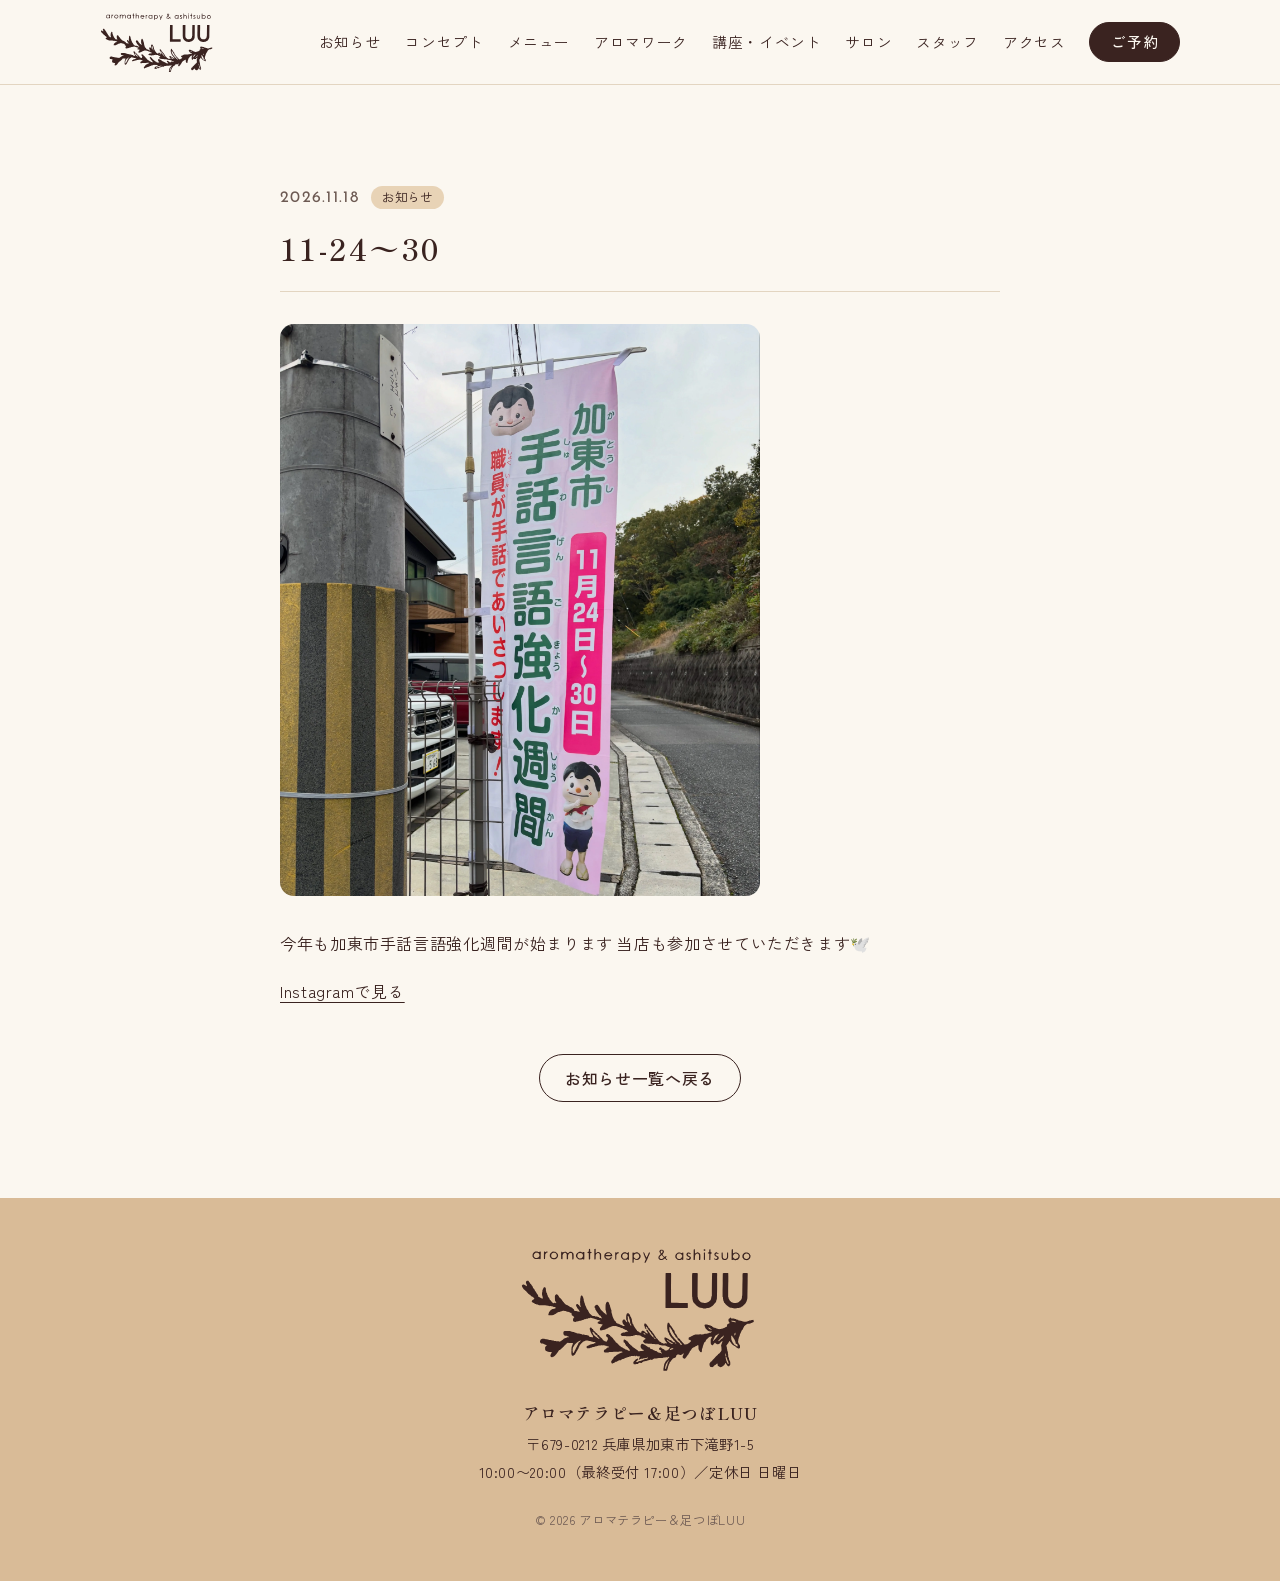
<file: news/2026-11-18-ig-17964473892000510/index.html>
<!DOCTYPE html><html lang="ja"><head><meta charset="utf-8"><meta name="viewport" content="width=device-width, initial-scale=1"><title>11-24〜30｜アロマテラピー＆足つぼLUU</title><meta name="description" content="兵庫県加東市下滝野、一軒家内にある女性専用サロン。筋膜リリース・足つぼ・顔つぼ・ヘッドスパで、健康から美容に繋がる体作りをサポートします。"><link rel="icon" href="/favicon.svg" type="image/svg+xml"><meta name="theme-color" content="#d9bb97"><meta name="format-detection" content="telephone=no"><link rel="canonical" href="https://luuaroma.jp/news/2026-11-18-ig-17964473892000510/"><meta property="og:type" content="website"><meta property="og:site_name" content="アロマテラピー＆足つぼLUU"><meta property="og:title" content="11-24〜30｜アロマテラピー＆足つぼLUU"><meta property="og:description" content="兵庫県加東市下滝野、一軒家内にある女性専用サロン。筋膜リリース・足つぼ・顔つぼ・ヘッドスパで、健康から美容に繋がる体作りをサポートします。"><meta property="og:url" content="https://luuaroma.jp/news/2026-11-18-ig-17964473892000510/"><meta property="og:image" content="https://luuaroma.jp/_astro/hero.NaSrNLpX_Z1aQTb6.jpg"><meta property="og:locale" content="ja_JP"><link rel="stylesheet" href="/_astro/Layout.DkR6UcbA.css"><style>.narrow[data-astro-cid-hqq7p32a]{max-width:720px}.meta[data-astro-cid-hqq7p32a]{align-items:center;gap:.75rem;display:flex}time[data-astro-cid-hqq7p32a]{font-family:var(--font-latin);letter-spacing:.08em;color:var(--ink-soft);padding-top:.15em}.category[data-astro-cid-hqq7p32a]{background:var(--kraft-soft);border-radius:999px;padding:0 .7rem;font-size:.78rem}h1[data-astro-cid-hqq7p32a]{border-bottom:1px solid var(--line);margin-block:.75rem 2rem;padding-bottom:1.25rem;font-size:clamp(1.4rem,3.2vw,1.9rem)}.photo[data-astro-cid-hqq7p32a]{width:min(100%,480px);margin-bottom:2rem}.back[data-astro-cid-hqq7p32a]{text-align:center;margin-top:3rem}
</style></head><body><header class="header" data-astro-cid-nen7h5rs><div class="container inner" data-astro-cid-nen7h5rs><a class="logo" href="/" aria-label="アロマテラピー＆足つぼLUU" data-astro-cid-nen7h5rs><svg viewBox="0 0 3000 1560" aria-hidden="true" data-astro-cid-nen7h5rs="true"><path d="M 863 37 C 861 39 861 43 861 53 C 860 70 858 74 852 74 C 848 74 843 77 842 79 C 841 85 845 89 853 89 C 860 89 860 89 860 127 C 860 169 860 168 867 169 C 873 170 876 168 877 164 C 877 162 877 146 877 128 L 878 95 880 92 C 882 91 884 90 888 89 C 895 88 896 87 896 82 C 896 78 893 76 886 75 C 877 74 877 74 877 56 C 877 37 877 36 869 36 C 865 35 864 35 863 37 M 936 36 C 933 36 931 37 930 39 C 929 42 929 165 930 168 C 931 169 933 170 936 170 C 945 171 946 168 946 139 C 946 118 946 118 949 110 C 953 101 953 100 962 94 C 970 88 979 87 987 92 C 989 93 992 96 992 97 C 992 98 993 100 994 101 C 998 106 998 110 998 138 C 998 168 998 167 1004 171 C 1008 172 1010 171 1013 167 C 1014 164 1014 161 1014 133 L 1014 103 1011 97 C 1009 94 1007 90 1005 89 C 1003 88 1001 85 999 84 C 997 82 995 81 994 81 C 993 81 991 80 989 79 C 987 77 985 76 979 76 C 971 75 967 76 953 86 C 950 88 948 89 947 89 C 946 88 946 79 946 65 L 946 41 943 38 C 942 36 941 35 940 35 C 940 35 938 36 936 36 M 2175 42 C 2171 45 2170 51 2171 70 C 2171 76 2171 101 2170 125 C 2169 175 2169 176 2177 176 C 2186 176 2187 173 2187 146 C 2188 119 2189 113 2198 104 C 2204 97 2208 95 2217 95 C 2223 95 2224 95 2226 97 C 2228 98 2229 99 2231 100 C 2232 100 2234 103 2235 106 L 2238 112 2238 141 C 2237 175 2237 174 2245 176 C 2254 177 2255 172 2255 135 C 2255 109 2255 109 2252 104 C 2251 102 2250 99 2250 98 C 2250 97 2248 95 2242 91 C 2238 88 2234 84 2232 83 C 2224 77 2214 78 2201 87 C 2186 97 2187 97 2187 68 C 2187 48 2186 41 2184 41 C 2183 41 2182 41 2180 40 C 2179 40 2177 41 2175 42 M 2369 43 C 2366 46 2365 51 2366 65 C 2366 74 2362 80 2355 80 C 2350 80 2347 84 2347 89 C 2348 94 2350 95 2357 95 C 2359 95 2362 95 2363 95 C 2364 95 2367 103 2367 105 C 2366 106 2366 122 2366 140 C 2365 173 2365 173 2367 175 C 2370 177 2376 176 2378 174 C 2380 172 2380 171 2380 162 C 2380 156 2380 145 2381 136 C 2381 127 2381 116 2381 111 C 2381 102 2381 102 2384 99 C 2386 96 2388 95 2390 95 C 2394 95 2398 91 2398 86 C 2398 81 2397 80 2391 80 C 2382 80 2381 77 2381 57 L 2381 43 2378 42 C 2374 39 2372 40 2369 43 M 2298 43 C 2294 47 2294 53 2298 57 C 2304 64 2312 64 2316 57 C 2319 51 2319 49 2313 45 C 2308 40 2302 40 2298 43 M 2648 43 C 2647 44 2646 46 2646 50 C 2646 53 2646 74 2645 96 C 2645 118 2645 139 2645 142 C 2645 144 2645 152 2645 160 C 2645 170 2645 173 2647 174 C 2649 177 2655 176 2660 173 C 2667 170 2679 170 2682 174 C 2684 177 2702 178 2712 175 C 2725 171 2736 162 2742 147 C 2744 142 2746 137 2746 136 C 2745 136 2746 131 2746 125 C 2748 115 2747 112 2745 112 C 2744 112 2743 111 2742 109 C 2741 107 2740 105 2739 104 C 2735 100 2731 95 2731 94 C 2731 93 2720 86 2718 86 C 2718 86 2716 85 2715 84 C 2712 81 2704 80 2692 80 C 2685 81 2675 85 2669 91 C 2667 92 2665 93 2664 93 C 2662 93 2662 92 2662 70 C 2662 58 2662 47 2662 45 C 2660 41 2651 40 2648 43 M 1758 46 C 1754 48 1743 60 1743 63 C 1742 71 1743 77 1745 79 C 1746 80 1747 81 1747 82 C 1747 82 1748 83 1750 84 C 1751 85 1752 86 1752 87 C 1752 89 1753 91 1755 93 C 1761 99 1759 103 1745 117 C 1735 126 1735 127 1733 135 C 1729 146 1729 151 1734 160 C 1736 166 1739 169 1742 169 C 1743 169 1745 170 1747 172 C 1750 174 1751 175 1760 175 C 1766 175 1771 175 1773 175 C 1774 176 1776 175 1779 174 C 1795 166 1803 162 1804 160 C 1809 154 1812 155 1825 169 C 1833 177 1840 178 1840 171 C 1840 170 1838 168 1833 164 C 1826 158 1822 154 1822 150 C 1822 149 1824 146 1826 142 C 1831 134 1832 131 1830 128 C 1829 125 1825 126 1822 129 C 1819 131 1810 136 1807 136 C 1806 136 1803 134 1801 131 C 1798 128 1793 124 1791 121 C 1788 119 1786 116 1786 115 C 1786 114 1785 112 1784 111 C 1781 107 1782 102 1789 93 C 1798 81 1800 76 1799 67 C 1798 58 1788 48 1779 47 C 1766 45 1761 45 1758 46 M 1764 61 L 1759 66 1759 72 C 1760 78 1760 80 1762 83 C 1769 93 1770 93 1775 87 C 1781 80 1783 75 1783 68 C 1782 59 1780 57 1773 57 C 1768 57 1768 57 1764 61 M 190 70 C 187 71 172 83 167 88 C 160 95 157 104 157 120 C 157 128 157 133 158 134 C 164 144 183 161 189 163 C 197 164 219 164 222 162 C 225 160 227 159 236 158 C 241 158 241 158 244 161 C 247 165 252 165 256 162 C 259 160 259 165 259 111 L 260 74 258 72 C 254 68 250 68 245 73 C 241 76 241 76 237 76 C 227 74 225 74 223 72 C 221 70 220 70 206 69 C 198 69 191 69 190 70 M 327 72 C 324 74 321 76 321 76 C 319 78 317 77 315 74 C 313 70 305 69 302 72 C 299 74 300 71 299 129 C 299 167 298 166 306 164 C 313 163 313 164 314 134 L 315 107 318 101 C 324 90 334 82 340 82 C 345 82 348 73 344 71 C 339 69 333 69 327 72 M 406 71 C 394 77 380 91 375 101 C 372 109 371 130 374 134 C 375 135 376 138 377 140 C 378 141 381 145 383 148 C 386 150 389 154 391 156 C 393 158 395 159 398 160 C 400 161 404 162 407 164 C 410 166 411 166 424 166 C 436 166 437 166 446 162 C 457 157 465 150 472 137 C 475 130 476 129 476 119 C 476 109 476 107 474 105 C 473 103 472 101 472 100 C 472 98 460 84 458 83 C 457 83 455 81 453 80 C 451 78 449 77 449 77 C 448 77 446 76 444 74 C 440 71 440 71 424 71 C 413 70 408 70 406 71 M 517 73 C 515 75 515 75 514 115 C 514 138 514 158 514 160 C 515 164 519 166 524 166 C 532 167 532 166 532 138 L 532 114 536 106 C 540 97 547 89 552 87 C 557 85 567 86 572 88 C 576 90 578 91 580 96 L 584 102 584 121 C 584 145 585 165 585 166 C 586 167 588 167 590 167 C 593 167 595 167 596 167 C 600 168 601 164 601 138 C 601 116 601 114 603 111 C 604 109 605 107 605 106 C 605 104 614 93 618 90 C 623 86 637 85 642 89 C 644 91 646 92 647 92 C 651 94 652 100 653 133 C 653 168 653 167 660 168 C 664 168 665 168 667 166 C 670 163 671 152 670 117 C 670 96 669 93 660 85 C 648 75 643 72 633 72 C 625 72 624 72 619 75 C 616 77 613 80 611 80 C 609 81 605 84 603 86 C 599 90 599 90 596 88 C 592 86 582 78 578 74 L 574 71 563 71 C 551 72 544 74 538 79 C 536 82 534 81 532 77 C 529 71 521 69 517 73 M 736 74 C 723 79 708 92 702 106 C 698 115 698 131 701 134 C 702 135 703 137 703 139 C 705 145 725 165 729 165 C 730 165 732 166 734 167 C 738 170 760 170 765 168 C 775 164 784 161 785 162 C 786 163 787 165 788 166 C 790 169 791 169 795 169 C 802 169 803 168 804 162 C 805 157 805 77 804 75 C 803 74 800 74 797 74 C 791 74 791 74 788 78 C 784 82 783 83 780 80 C 778 80 776 79 774 79 C 772 79 769 78 766 76 C 761 73 760 73 750 73 C 745 73 739 74 736 74 M 1094 77 C 1084 78 1081 80 1069 90 C 1063 95 1059 99 1059 99 C 1059 99 1058 103 1057 106 C 1054 114 1053 134 1055 138 C 1056 140 1057 143 1058 145 C 1059 148 1061 151 1067 156 C 1071 159 1076 163 1078 165 C 1079 167 1081 168 1082 168 C 1082 168 1085 169 1087 171 C 1090 173 1091 173 1105 173 L 1119 173 1125 170 C 1132 166 1145 155 1147 151 C 1150 147 1149 144 1144 142 C 1139 140 1136 141 1130 147 C 1127 149 1122 153 1119 155 L 1114 158 1102 158 C 1089 158 1089 158 1077 147 C 1068 138 1067 135 1071 129 L 1074 127 1094 127 C 1105 127 1121 127 1130 128 C 1138 128 1146 128 1148 128 C 1154 128 1156 120 1152 115 C 1151 113 1150 111 1150 107 L 1150 102 1140 93 C 1134 89 1128 84 1127 83 C 1125 81 1122 80 1121 79 C 1118 77 1105 76 1094 77 M 1192 81 C 1190 83 1190 85 1190 114 C 1190 174 1190 173 1196 173 C 1203 173 1204 170 1204 140 L 1204 117 1207 110 C 1212 101 1219 93 1223 93 C 1231 93 1237 87 1235 81 C 1233 79 1233 79 1226 79 C 1218 79 1218 79 1213 82 C 1208 87 1206 87 1205 83 C 1202 77 1196 76 1192 81 M 1294 80 C 1286 82 1267 102 1264 110 C 1261 117 1261 138 1264 141 C 1264 142 1266 145 1267 147 C 1268 151 1269 153 1272 154 C 1273 155 1276 158 1279 161 C 1281 163 1284 166 1286 167 C 1288 167 1291 169 1292 171 C 1295 173 1295 174 1310 173 C 1319 173 1326 173 1328 172 C 1329 172 1332 171 1334 171 C 1336 170 1339 169 1341 167 C 1345 164 1347 165 1348 169 C 1350 174 1355 176 1359 172 L 1362 170 1362 126 C 1362 98 1362 82 1361 81 C 1361 81 1359 80 1356 79 C 1352 79 1352 79 1348 83 C 1344 87 1341 88 1336 86 C 1335 85 1333 84 1331 84 C 1330 84 1328 83 1327 81 L 1324 78 1311 78 C 1302 78 1297 79 1294 80 M 1447 80 C 1445 80 1441 81 1439 83 C 1437 84 1435 85 1434 85 C 1433 85 1430 86 1428 88 C 1424 90 1424 90 1422 89 C 1422 87 1421 86 1421 85 C 1421 81 1419 80 1414 80 C 1405 80 1406 74 1406 145 C 1406 216 1405 210 1413 210 C 1421 210 1421 209 1421 187 C 1422 162 1424 159 1434 167 C 1442 173 1447 175 1460 175 C 1470 175 1471 175 1474 173 C 1476 171 1480 169 1483 168 C 1490 164 1500 154 1504 146 C 1508 137 1510 118 1506 115 C 1505 113 1504 111 1503 109 C 1502 107 1500 103 1497 100 C 1494 97 1492 95 1492 94 C 1492 94 1490 92 1488 92 C 1485 91 1483 89 1481 88 C 1480 87 1478 85 1477 85 C 1476 84 1474 83 1472 82 C 1470 79 1457 79 1447 80 M 1543 80 C 1538 82 1538 87 1543 92 C 1545 95 1546 96 1546 100 C 1546 103 1547 106 1549 109 C 1551 112 1552 116 1553 118 C 1553 121 1555 124 1556 126 C 1557 127 1558 130 1558 133 C 1558 136 1559 138 1561 140 C 1562 142 1563 144 1563 145 C 1563 146 1564 147 1565 148 C 1566 149 1567 150 1567 151 C 1567 152 1568 155 1569 156 C 1574 163 1573 173 1566 180 C 1563 184 1561 189 1561 193 C 1561 194 1560 196 1560 198 C 1555 206 1557 211 1563 211 C 1568 211 1573 206 1576 198 C 1580 187 1587 172 1593 161 C 1596 154 1601 145 1602 140 C 1606 130 1611 119 1612 119 C 1612 118 1613 117 1613 115 C 1614 114 1615 112 1616 110 C 1618 108 1625 85 1625 82 C 1625 81 1623 81 1620 81 C 1612 81 1608 85 1604 100 C 1602 106 1593 125 1591 128 C 1590 129 1588 132 1587 134 C 1585 139 1582 143 1580 143 C 1578 143 1576 139 1575 133 C 1575 128 1574 127 1572 126 C 1571 125 1570 124 1570 123 C 1570 123 1569 121 1567 118 C 1564 114 1561 107 1560 101 C 1559 95 1550 79 1547 79 C 1546 79 1544 80 1543 80 M 2446 81 C 2444 82 2440 86 2437 89 L 2431 96 2430 106 C 2430 115 2430 116 2432 117 C 2435 119 2441 124 2443 128 C 2444 130 2445 131 2446 131 C 2447 130 2449 131 2451 132 C 2452 134 2455 135 2456 135 C 2457 135 2460 137 2462 140 C 2468 146 2468 150 2463 156 C 2456 163 2450 164 2440 159 C 2432 155 2428 155 2425 160 C 2423 164 2424 166 2428 166 C 2430 166 2432 167 2433 168 C 2434 169 2435 170 2436 170 C 2437 170 2440 171 2443 173 C 2453 180 2472 175 2480 163 C 2485 156 2486 145 2482 140 C 2481 139 2480 137 2480 136 C 2480 132 2478 130 2475 130 C 2473 130 2471 129 2470 129 C 2468 127 2455 120 2454 120 C 2453 120 2450 118 2448 116 C 2441 110 2443 101 2453 96 C 2457 94 2468 96 2473 99 C 2477 102 2481 101 2482 99 C 2484 95 2478 89 2472 87 C 2470 86 2467 84 2466 83 C 2463 79 2451 78 2446 81 M 1971 83 C 1962 88 1947 103 1944 111 C 1941 120 1940 141 1943 143 C 1944 144 1945 146 1946 148 C 1947 153 1962 167 1970 171 C 1973 173 1976 174 1976 175 C 1977 176 1982 176 1990 176 C 2001 176 2003 176 2007 174 C 2010 172 2013 171 2013 171 C 2014 171 2017 170 2019 168 C 2025 166 2027 166 2027 169 C 2027 173 2029 175 2033 175 C 2042 175 2042 174 2042 131 C 2042 111 2042 93 2042 90 C 2042 83 2041 81 2035 81 C 2031 81 2028 83 2024 89 L 2022 91 2018 89 C 2016 87 2014 86 2012 87 C 2011 87 2009 86 2008 84 C 2002 79 1981 78 1971 83 M 2097 81 C 2094 83 2085 93 2082 97 C 2081 100 2080 103 2080 108 L 2080 114 2087 121 C 2095 130 2095 130 2098 130 C 2100 130 2102 131 2103 133 C 2105 134 2108 137 2111 138 C 2123 142 2122 155 2108 161 L 2103 163 2099 161 C 2096 160 2093 159 2092 159 C 2090 159 2088 158 2087 157 C 2083 154 2081 155 2078 159 C 2075 163 2076 165 2080 166 C 2081 167 2084 168 2085 169 C 2087 169 2089 170 2090 170 C 2091 170 2093 171 2094 173 C 2099 178 2119 176 2127 169 C 2136 162 2140 147 2135 141 C 2134 140 2133 138 2133 137 C 2133 135 2128 131 2122 128 C 2119 126 2116 125 2115 124 C 2114 123 2112 122 2111 122 C 2109 122 2099 115 2098 113 C 2096 110 2097 106 2100 101 C 2106 94 2110 93 2121 99 C 2128 102 2128 102 2131 101 C 2132 100 2134 99 2134 97 C 2134 95 2128 87 2126 87 C 2125 87 2123 85 2121 84 C 2117 80 2117 80 2108 80 C 2103 80 2098 81 2097 81 M 2818 81 C 2812 82 2805 86 2795 95 C 2783 107 2781 112 2780 131 C 2780 142 2780 144 2782 145 C 2782 146 2784 148 2785 149 C 2786 151 2789 155 2792 158 C 2795 161 2798 165 2798 166 C 2799 167 2801 169 2803 169 C 2805 170 2808 171 2809 173 C 2812 176 2820 177 2835 177 C 2852 177 2869 165 2878 147 C 2882 137 2883 119 2879 114 C 2877 113 2876 110 2876 108 C 2875 105 2861 90 2857 89 C 2856 88 2853 87 2850 85 C 2845 81 2845 81 2833 81 C 2827 80 2820 80 2818 81 M 2299 84 C 2297 86 2297 87 2298 92 C 2299 99 2299 115 2298 145 C 2298 169 2298 170 2300 173 C 2302 176 2308 177 2311 174 C 2312 172 2313 170 2313 129 C 2313 80 2313 82 2306 81 C 2302 81 2301 81 2299 84 M 2521 83 C 2519 85 2519 86 2520 90 C 2520 92 2520 105 2520 118 C 2520 137 2520 143 2521 145 C 2522 147 2524 152 2525 156 C 2527 164 2530 168 2533 168 C 2534 168 2535 169 2537 170 C 2538 171 2540 172 2541 172 C 2542 172 2544 173 2546 174 C 2549 176 2551 176 2560 176 C 2570 176 2570 176 2578 172 C 2582 170 2586 168 2586 168 C 2589 168 2596 160 2596 156 C 2597 154 2598 150 2600 148 C 2602 143 2602 143 2602 113 C 2602 80 2602 81 2596 81 C 2588 81 2588 81 2588 112 C 2588 143 2588 143 2581 152 C 2573 160 2569 162 2559 161 C 2554 161 2549 160 2548 160 C 2545 158 2539 151 2538 148 C 2538 147 2537 145 2536 144 C 2535 142 2535 138 2535 113 C 2535 97 2534 84 2534 83 C 2532 80 2524 80 2521 83 M 196 84 C 187 88 179 96 174 106 C 172 110 172 112 172 120 L 173 130 178 137 C 182 141 186 145 190 148 C 196 151 196 151 206 151 C 217 151 227 147 232 141 C 243 129 247 113 241 107 C 239 105 238 103 238 100 C 237 98 236 96 235 94 C 233 93 232 92 231 91 C 229 88 221 84 213 84 C 208 83 204 83 204 83 C 203 82 200 83 196 84 M 414 85 C 397 92 392 100 390 119 C 389 128 389 129 392 132 C 393 134 394 136 394 136 C 394 137 395 139 396 140 C 397 141 399 143 400 144 C 402 150 426 155 435 151 C 437 151 439 149 441 148 C 443 146 445 145 446 145 C 448 144 457 132 459 127 C 461 121 460 112 457 106 C 455 102 454 99 454 99 C 454 96 449 92 442 88 C 434 84 420 83 414 85 M 740 90 C 737 91 734 92 734 92 C 730 92 725 98 721 105 C 718 112 717 113 717 123 C 717 131 717 133 718 134 C 719 134 720 136 721 138 C 723 144 729 150 737 153 C 745 156 759 156 763 154 C 764 153 767 152 768 152 C 772 151 778 144 783 136 C 790 123 787 103 776 95 C 773 94 770 92 769 92 C 769 92 766 91 764 90 C 756 87 746 87 740 90 M 1100 92 C 1091 92 1085 96 1077 103 C 1073 107 1072 110 1072 111 L 1073 114 1101 114 C 1122 114 1131 114 1132 113 C 1136 110 1134 102 1128 98 C 1123 95 1110 91 1108 91 C 1106 91 1103 92 1100 92 M 1308 93 C 1305 93 1303 94 1295 98 C 1290 100 1287 103 1282 113 C 1278 121 1278 121 1278 129 C 1279 136 1279 137 1283 145 C 1288 153 1291 156 1294 156 C 1295 156 1297 157 1298 158 C 1302 161 1320 161 1325 158 C 1326 157 1328 156 1329 156 C 1331 156 1339 147 1344 140 C 1347 134 1347 133 1347 125 C 1347 119 1347 117 1346 115 C 1345 114 1344 112 1343 110 C 1343 107 1340 104 1331 98 C 1324 93 1316 91 1308 93 M 1442 97 C 1429 104 1423 113 1422 128 C 1422 139 1425 146 1433 153 C 1443 162 1458 164 1470 158 C 1475 156 1486 144 1489 138 C 1492 130 1489 111 1484 107 C 1483 107 1481 105 1480 102 C 1478 99 1476 98 1475 98 C 1473 98 1471 97 1470 96 C 1468 93 1467 93 1459 93 C 1450 93 1449 93 1442 97 M 1986 95 C 1979 96 1969 102 1965 107 C 1958 116 1956 132 1960 141 C 1967 155 1969 158 1973 158 C 1975 158 1977 159 1978 160 C 1982 163 1998 163 2002 160 C 2004 159 2006 158 2007 158 C 2010 158 2017 151 2021 145 C 2027 137 2030 121 2026 117 C 2025 116 2023 113 2023 111 C 2020 106 2013 99 2009 98 C 2008 98 2006 97 2005 96 C 2003 95 1993 94 1986 95 M 2684 97 C 2673 102 2668 107 2666 116 C 2665 117 2664 119 2663 120 C 2661 123 2661 137 2664 142 C 2665 144 2666 147 2666 148 C 2666 148 2667 149 2668 149 C 2668 149 2669 150 2670 151 C 2671 154 2674 156 2682 160 C 2688 163 2689 163 2695 162 C 2721 160 2737 139 2730 115 C 2728 109 2722 101 2717 100 C 2716 100 2713 99 2710 97 C 2705 94 2692 94 2684 97 M 2820 98 C 2807 103 2804 107 2799 120 C 2796 129 2798 143 2804 150 C 2805 151 2807 153 2807 154 C 2808 155 2810 156 2812 157 C 2813 157 2816 158 2818 160 C 2823 163 2835 163 2844 160 C 2851 157 2859 149 2863 141 C 2866 135 2866 134 2866 127 C 2866 121 2865 117 2864 116 C 2863 115 2862 113 2861 111 C 2859 104 2846 96 2834 95 C 2828 95 2827 95 2820 98 M 1760 123 C 1747 135 1745 139 1745 147 C 1747 157 1753 162 1766 162 C 1773 162 1775 162 1780 159 C 1783 157 1788 155 1790 153 C 1800 148 1800 144 1791 135 C 1788 131 1782 125 1779 121 C 1776 116 1773 113 1772 113 C 1771 113 1765 117 1760 123 M 1875 338 C 1875 338 1863 338 1849 338 C 1826 338 1824 338 1822 340 L 1820 342 1819 442 C 1819 497 1819 542 1819 544 C 1819 545 1819 561 1819 579 C 1819 597 1819 648 1819 691 C 1818 735 1819 770 1819 771 C 1820 773 1821 774 1822 775 C 1824 775 2051 777 2081 776 C 2100 776 2098 779 2098 743 C 2098 716 2098 715 2096 713 L 2094 711 1999 711 C 1886 711 1890 711 1889 707 C 1888 706 1888 678 1888 639 C 1888 603 1888 554 1888 530 C 1889 485 1889 393 1889 362 C 1889 342 1888 340 1882 339 C 1880 338 1878 338 1877 337 C 1876 337 1875 337 1875 338 M 2160 339 C 2155 340 2154 341 2153 344 C 2152 346 2150 385 2151 396 C 2151 398 2151 452 2151 516 C 2151 628 2151 632 2153 636 C 2155 640 2155 643 2155 653 C 2155 663 2155 666 2157 669 C 2158 671 2159 674 2159 678 C 2159 682 2159 684 2161 684 C 2161 685 2162 686 2162 688 C 2162 690 2163 692 2164 693 C 2164 695 2165 696 2165 698 C 2165 699 2166 701 2168 703 C 2169 704 2172 707 2173 710 C 2175 714 2186 725 2196 734 C 2199 736 2202 740 2203 741 C 2205 745 2216 754 2219 754 C 2221 754 2228 759 2234 765 C 2235 766 2238 767 2241 768 C 2243 768 2245 769 2246 770 C 2248 770 2250 771 2252 771 C 2254 771 2257 772 2259 773 C 2261 774 2265 775 2272 776 C 2278 776 2283 777 2285 778 C 2291 781 2322 781 2330 778 C 2332 777 2338 776 2342 776 C 2357 775 2374 769 2384 762 C 2385 761 2390 758 2395 756 C 2402 752 2406 749 2421 734 C 2430 725 2438 716 2439 714 C 2440 713 2441 710 2443 709 C 2446 703 2454 687 2454 683 C 2455 679 2456 677 2460 667 C 2462 662 2462 657 2464 538 C 2464 475 2464 472 2464 459 C 2464 454 2464 427 2464 397 C 2465 347 2465 344 2463 342 C 2461 340 2461 339 2433 339 L 2405 339 2403 341 C 2401 343 2401 345 2401 358 C 2400 377 2399 450 2398 544 L 2398 621 2395 627 C 2393 632 2392 636 2392 642 C 2391 647 2390 653 2389 655 C 2386 668 2385 671 2382 674 C 2381 677 2377 681 2373 684 C 2369 687 2365 691 2363 693 C 2359 698 2351 702 2339 705 C 2336 707 2331 708 2329 709 C 2325 712 2285 712 2282 710 C 2281 709 2278 708 2276 707 C 2273 707 2270 706 2269 705 C 2268 705 2265 704 2264 704 C 2261 703 2258 700 2243 685 C 2234 675 2232 673 2232 669 C 2232 668 2230 665 2229 662 C 2225 658 2225 656 2225 651 C 2225 646 2225 645 2222 642 L 2220 639 2220 615 C 2220 583 2221 380 2222 359 C 2222 338 2224 339 2199 339 C 2174 338 2164 338 2160 339 M 2541 340 C 2539 340 2537 341 2536 342 C 2535 344 2535 341 2534 469 C 2533 508 2533 545 2532 551 C 2532 556 2532 577 2532 598 L 2532 635 2535 637 C 2537 639 2537 640 2537 651 C 2537 659 2538 664 2539 667 C 2539 669 2540 673 2541 676 C 2541 680 2542 684 2544 686 C 2545 688 2546 690 2546 691 C 2546 692 2547 693 2548 695 C 2549 696 2550 698 2550 699 C 2550 706 2555 714 2560 714 C 2560 714 2561 714 2561 715 C 2561 716 2569 726 2574 730 C 2583 740 2586 742 2588 745 C 2589 747 2592 749 2595 751 C 2598 752 2602 754 2603 755 C 2605 756 2607 758 2609 759 C 2611 763 2619 767 2625 768 C 2629 769 2637 772 2640 773 C 2641 774 2647 775 2653 776 C 2658 777 2664 778 2666 779 C 2670 781 2704 781 2711 779 C 2713 778 2720 777 2726 776 C 2731 776 2738 774 2741 773 C 2747 771 2764 763 2767 761 C 2768 760 2771 758 2773 757 C 2775 756 2779 754 2782 753 C 2786 751 2791 746 2798 738 C 2799 737 2803 732 2808 728 C 2813 723 2817 719 2818 718 C 2818 716 2819 715 2820 714 C 2822 711 2834 688 2835 684 C 2835 682 2836 678 2837 676 C 2843 660 2843 662 2843 609 C 2844 585 2844 565 2844 564 C 2845 563 2846 462 2846 394 L 2847 343 2844 341 C 2840 339 2795 338 2788 340 C 2782 341 2782 339 2782 402 C 2781 434 2781 473 2780 489 C 2780 504 2780 535 2779 557 C 2779 615 2779 618 2778 620 C 2776 622 2774 637 2774 640 C 2775 645 2773 654 2770 658 C 2769 659 2768 663 2767 665 C 2766 668 2765 671 2765 673 C 2763 676 2740 698 2736 700 C 2731 702 2728 703 2725 706 C 2722 707 2719 708 2718 708 C 2716 708 2713 709 2710 709 C 2703 712 2667 712 2663 709 C 2658 707 2649 704 2646 704 C 2644 704 2640 700 2631 691 C 2619 679 2618 677 2613 666 C 2608 657 2607 655 2607 650 C 2607 646 2607 645 2605 642 L 2602 638 2602 557 C 2603 512 2603 460 2604 442 C 2604 423 2604 394 2604 378 C 2604 341 2604 343 2602 341 C 2600 339 2599 339 2572 339 C 2557 339 2543 340 2541 340 M 88 435 C 82 438 79 440 76 447 C 72 457 74 466 80 475 C 82 477 83 479 83 483 C 83 486 84 488 85 490 C 88 492 90 504 88 504 C 88 504 85 503 82 501 C 78 499 75 498 74 498 C 73 498 69 495 65 492 C 60 487 57 485 55 485 C 53 485 50 484 47 482 L 42 480 37 482 C 32 484 26 490 24 495 C 22 500 27 514 34 521 C 37 524 40 528 40 530 C 41 534 52 546 56 547 C 57 547 59 548 60 550 C 62 555 65 558 69 559 C 73 560 77 564 77 567 C 77 569 95 589 99 591 C 100 592 103 594 104 596 C 105 597 107 600 109 600 C 111 601 114 603 116 605 C 118 607 121 608 122 608 C 123 608 125 609 126 610 C 127 611 129 614 131 615 C 132 617 134 620 135 622 C 136 624 137 627 138 627 C 139 627 141 628 143 629 C 144 630 147 631 148 631 C 150 631 160 637 164 642 C 166 645 168 646 171 647 C 176 647 177 649 178 653 C 179 661 174 667 163 671 C 155 674 153 676 149 685 C 144 697 147 705 158 706 C 160 707 164 708 166 708 C 167 709 170 711 172 711 C 176 713 181 717 185 721 C 187 723 189 724 191 724 C 194 724 198 726 203 728 C 207 730 212 731 216 732 C 220 732 224 733 227 735 C 229 737 232 738 232 738 C 233 738 235 739 237 740 C 241 742 243 742 258 742 C 267 742 277 742 281 742 C 302 742 332 744 334 745 C 336 746 341 747 347 748 C 353 748 359 750 361 751 C 364 752 372 752 379 750 C 382 749 383 749 386 751 C 388 753 389 753 393 752 C 398 752 399 752 401 754 C 403 755 405 756 407 756 C 409 756 411 757 413 759 C 416 760 417 761 421 761 C 425 761 428 762 431 764 C 433 765 437 766 439 766 C 447 766 452 777 444 778 C 442 778 438 780 435 781 C 431 783 426 784 423 784 C 418 785 414 786 408 789 C 403 792 395 795 392 797 C 383 801 380 804 377 809 C 376 811 373 814 372 816 C 366 822 363 828 357 847 C 353 859 353 861 358 865 L 361 867 382 867 C 402 866 403 866 411 863 C 415 861 420 859 423 858 C 425 857 430 855 435 853 C 439 851 444 849 446 848 C 448 848 451 846 455 841 C 460 837 463 834 468 832 C 472 830 476 828 477 827 C 479 827 481 826 483 826 C 484 826 489 825 493 824 C 497 822 503 820 507 819 C 515 817 526 813 531 811 C 532 810 537 809 541 809 C 548 808 549 808 552 810 C 555 813 556 813 562 812 C 567 812 568 812 570 813 C 573 816 579 818 581 818 C 583 817 584 817 585 819 C 586 821 587 821 595 821 C 603 821 604 821 611 825 C 623 831 625 832 626 833 C 627 834 629 835 630 835 C 632 835 633 835 634 836 C 634 837 635 837 636 836 C 642 835 644 839 645 849 C 645 853 646 858 647 863 L 650 870 656 871 C 661 871 662 872 663 875 C 664 879 665 880 669 880 C 671 880 679 885 679 887 C 680 887 678 891 675 894 C 672 897 668 903 666 906 C 663 913 663 914 663 925 L 663 936 666 940 C 669 943 670 944 673 944 C 676 944 678 945 680 946 C 684 950 691 951 698 947 C 703 945 705 944 714 944 C 723 944 726 943 729 942 C 739 937 742 936 750 935 C 757 934 760 933 767 931 C 772 928 777 927 783 926 C 789 925 791 925 796 921 C 800 917 802 917 808 916 C 813 916 818 914 821 913 C 830 909 835 908 839 910 C 842 911 847 910 848 907 C 849 907 852 905 855 904 C 860 901 861 901 864 902 C 867 903 869 903 873 901 C 881 898 887 897 892 900 C 894 901 899 902 903 903 C 907 903 913 905 915 906 C 918 908 920 908 923 907 C 926 907 927 907 929 909 C 931 910 932 911 933 911 C 933 911 936 912 939 914 C 943 916 945 916 949 915 C 955 915 962 918 967 923 C 970 926 970 926 979 926 C 988 926 989 926 990 928 C 991 929 993 930 995 931 C 1000 931 1007 936 1007 938 C 1007 941 1003 942 996 942 C 990 942 983 944 982 947 C 981 948 980 948 978 948 C 973 948 971 951 971 959 C 971 967 973 970 977 970 C 980 970 982 971 984 973 C 987 975 988 975 997 975 C 1006 975 1009 975 1012 977 C 1016 979 1017 979 1022 979 C 1034 977 1034 985 1023 998 C 1020 1001 1016 1007 1015 1009 C 1013 1011 1010 1016 1007 1019 C 998 1030 996 1040 1001 1046 C 1002 1048 1004 1051 1005 1053 L 1006 1057 1012 1057 C 1017 1056 1022 1055 1035 1051 C 1038 1050 1044 1048 1048 1047 C 1057 1045 1071 1040 1075 1037 C 1077 1036 1080 1034 1083 1034 C 1090 1033 1093 1031 1098 1027 C 1100 1025 1104 1023 1106 1022 C 1109 1021 1112 1020 1114 1019 C 1116 1018 1119 1017 1121 1017 C 1123 1017 1126 1015 1131 1012 C 1138 1006 1139 1006 1144 1006 C 1148 1006 1151 1005 1154 1003 C 1158 1001 1160 1000 1163 1001 C 1165 1001 1169 1001 1171 1000 C 1175 999 1176 999 1179 1000 C 1181 1002 1183 1002 1187 1001 C 1193 1001 1210 1003 1212 1005 C 1214 1005 1216 1006 1217 1006 C 1218 1006 1221 1007 1223 1009 C 1225 1010 1228 1011 1230 1011 C 1232 1011 1234 1012 1236 1014 C 1238 1015 1240 1016 1244 1016 C 1247 1016 1249 1017 1251 1018 C 1252 1019 1254 1020 1255 1020 C 1255 1020 1257 1021 1258 1022 C 1259 1023 1263 1024 1266 1024 C 1269 1025 1272 1026 1274 1027 C 1275 1028 1279 1029 1282 1029 C 1287 1029 1288 1030 1290 1034 C 1293 1038 1294 1038 1297 1038 C 1300 1038 1302 1039 1305 1041 C 1309 1046 1312 1047 1315 1047 C 1317 1047 1319 1048 1320 1049 C 1321 1050 1323 1051 1326 1051 C 1328 1051 1330 1052 1331 1053 C 1332 1053 1333 1054 1334 1054 C 1334 1054 1337 1056 1339 1058 C 1342 1060 1344 1061 1347 1061 C 1350 1061 1351 1061 1351 1063 C 1353 1068 1348 1071 1334 1071 C 1326 1071 1325 1071 1314 1077 C 1304 1082 1303 1082 1297 1082 C 1290 1082 1282 1084 1278 1087 C 1276 1088 1273 1090 1270 1091 C 1264 1093 1264 1094 1261 1099 C 1256 1109 1259 1115 1270 1121 C 1277 1124 1277 1124 1289 1124 C 1298 1124 1301 1124 1303 1126 C 1304 1127 1306 1127 1309 1127 C 1311 1126 1318 1127 1326 1128 C 1342 1130 1374 1129 1381 1127 C 1384 1126 1391 1125 1398 1124 C 1407 1124 1412 1123 1415 1121 C 1418 1120 1422 1119 1424 1119 C 1426 1119 1431 1118 1436 1115 C 1442 1112 1444 1112 1446 1113 C 1447 1114 1456 1114 1468 1115 C 1481 1115 1487 1116 1488 1116 C 1489 1117 1493 1118 1497 1119 C 1503 1119 1505 1120 1507 1122 C 1513 1128 1518 1132 1522 1132 C 1525 1133 1529 1135 1533 1137 C 1537 1139 1541 1141 1545 1141 C 1550 1141 1550 1142 1551 1145 C 1553 1148 1553 1149 1559 1151 C 1572 1155 1572 1161 1558 1169 C 1556 1171 1553 1172 1552 1172 C 1550 1172 1546 1176 1542 1183 C 1536 1192 1536 1194 1545 1203 C 1550 1208 1554 1212 1559 1215 L 1565 1218 1579 1218 C 1592 1218 1593 1218 1596 1221 C 1600 1223 1600 1223 1618 1223 C 1628 1222 1639 1223 1642 1223 C 1644 1224 1649 1224 1652 1224 C 1655 1225 1659 1225 1659 1226 C 1660 1227 1669 1227 1692 1227 C 1722 1227 1725 1227 1728 1229 C 1729 1230 1733 1231 1735 1232 C 1737 1232 1739 1233 1740 1234 C 1741 1234 1743 1235 1745 1236 C 1747 1236 1750 1238 1751 1239 C 1753 1240 1755 1241 1761 1241 C 1767 1241 1770 1242 1772 1243 C 1773 1245 1776 1245 1794 1245 L 1814 1245 1821 1248 C 1825 1251 1830 1252 1833 1252 C 1835 1253 1838 1254 1841 1255 C 1843 1257 1846 1258 1847 1258 C 1848 1258 1850 1259 1852 1260 C 1854 1262 1856 1262 1861 1262 C 1872 1262 1873 1263 1869 1275 C 1867 1281 1866 1283 1862 1287 C 1860 1289 1854 1294 1850 1298 C 1840 1308 1840 1308 1823 1307 C 1808 1306 1805 1304 1805 1298 C 1805 1295 1802 1292 1798 1292 C 1796 1292 1794 1291 1791 1287 C 1788 1283 1787 1283 1784 1283 C 1778 1285 1775 1283 1772 1278 C 1769 1273 1766 1271 1758 1266 C 1752 1262 1735 1279 1736 1289 C 1736 1291 1738 1292 1741 1294 C 1743 1296 1745 1298 1745 1298 C 1745 1301 1748 1302 1754 1303 C 1763 1304 1764 1305 1761 1312 C 1757 1318 1757 1322 1761 1326 C 1762 1329 1764 1330 1766 1330 C 1769 1330 1770 1331 1772 1337 C 1774 1342 1774 1342 1772 1344 C 1769 1347 1767 1346 1765 1342 C 1763 1338 1761 1337 1757 1337 C 1755 1337 1753 1336 1751 1336 C 1750 1335 1747 1334 1745 1334 C 1743 1334 1736 1333 1731 1331 C 1723 1329 1721 1328 1718 1325 C 1713 1320 1702 1314 1698 1314 C 1695 1314 1690 1312 1687 1308 C 1685 1307 1683 1306 1680 1306 C 1675 1306 1669 1302 1663 1296 C 1662 1294 1660 1293 1658 1293 C 1656 1293 1652 1292 1649 1291 C 1645 1289 1641 1288 1638 1288 C 1631 1288 1630 1287 1629 1280 C 1628 1273 1619 1266 1608 1266 C 1604 1266 1603 1265 1591 1255 C 1588 1253 1584 1250 1582 1249 C 1580 1249 1578 1247 1577 1246 C 1575 1245 1573 1244 1571 1244 C 1568 1243 1566 1242 1564 1239 C 1561 1236 1560 1236 1557 1235 C 1553 1235 1552 1235 1548 1231 C 1546 1229 1543 1227 1540 1226 C 1538 1226 1536 1224 1534 1224 C 1532 1222 1525 1221 1523 1223 C 1521 1224 1513 1236 1510 1242 C 1505 1254 1508 1272 1518 1282 C 1521 1285 1524 1289 1525 1290 C 1527 1292 1529 1293 1531 1294 C 1540 1296 1546 1300 1546 1303 C 1546 1309 1544 1310 1528 1311 C 1516 1311 1513 1312 1510 1314 C 1507 1315 1505 1316 1498 1316 C 1478 1315 1478 1315 1477 1312 C 1476 1311 1475 1308 1473 1307 C 1472 1306 1470 1303 1469 1302 C 1468 1300 1466 1298 1459 1296 C 1452 1293 1448 1291 1445 1288 C 1443 1286 1440 1283 1438 1282 C 1436 1281 1431 1278 1428 1275 C 1424 1272 1420 1270 1419 1270 C 1419 1270 1414 1266 1409 1261 C 1404 1256 1398 1250 1396 1247 C 1392 1244 1389 1242 1387 1241 C 1384 1241 1378 1236 1378 1232 C 1377 1230 1375 1228 1369 1226 C 1366 1224 1365 1224 1365 1221 C 1365 1218 1362 1212 1354 1206 C 1351 1202 1348 1198 1347 1196 C 1346 1192 1344 1190 1339 1190 C 1335 1189 1330 1185 1328 1181 C 1327 1178 1326 1177 1323 1177 C 1321 1177 1319 1176 1318 1175 C 1313 1171 1304 1168 1301 1170 C 1296 1173 1295 1177 1295 1190 C 1295 1203 1295 1203 1298 1205 C 1301 1209 1304 1209 1308 1209 C 1312 1207 1313 1209 1312 1218 L 1312 1225 1315 1226 C 1318 1228 1318 1229 1321 1237 C 1323 1244 1327 1249 1331 1250 C 1333 1251 1336 1253 1338 1255 C 1339 1256 1342 1258 1343 1259 C 1346 1260 1351 1269 1351 1272 C 1351 1274 1356 1278 1360 1281 C 1364 1282 1365 1283 1365 1286 C 1365 1288 1367 1290 1368 1291 C 1369 1293 1370 1295 1370 1296 C 1371 1298 1372 1299 1374 1300 C 1376 1300 1377 1303 1374 1306 C 1371 1309 1357 1309 1351 1306 C 1349 1305 1347 1304 1346 1304 C 1345 1304 1343 1303 1341 1301 C 1339 1299 1337 1298 1334 1298 C 1332 1298 1330 1297 1329 1297 C 1328 1296 1327 1295 1326 1295 C 1322 1295 1316 1292 1309 1287 C 1306 1284 1302 1282 1300 1282 C 1296 1282 1291 1279 1285 1273 C 1281 1270 1277 1267 1275 1266 C 1269 1264 1260 1258 1258 1255 C 1256 1253 1254 1252 1252 1251 C 1249 1250 1246 1249 1245 1248 C 1242 1245 1228 1228 1228 1227 C 1228 1226 1217 1215 1215 1215 C 1214 1215 1211 1213 1209 1210 C 1206 1207 1204 1206 1201 1205 C 1195 1204 1192 1200 1192 1194 C 1192 1189 1192 1188 1189 1186 C 1181 1180 1169 1166 1166 1162 C 1164 1159 1162 1155 1161 1153 C 1158 1149 1137 1131 1133 1129 C 1131 1128 1129 1126 1128 1124 C 1127 1120 1124 1117 1120 1114 C 1118 1114 1115 1111 1113 1109 C 1111 1107 1109 1106 1107 1106 C 1106 1106 1103 1105 1102 1104 C 1097 1101 1088 1101 1084 1102 C 1078 1105 1077 1108 1076 1119 L 1076 1129 1080 1132 C 1083 1134 1086 1137 1089 1138 C 1094 1141 1098 1148 1099 1159 C 1099 1167 1099 1169 1092 1178 C 1091 1181 1089 1185 1089 1187 C 1087 1194 1077 1200 1074 1195 C 1073 1194 1072 1193 1069 1193 C 1065 1192 1054 1187 1053 1184 C 1052 1183 1051 1183 1049 1183 C 1048 1183 1045 1182 1044 1181 C 1043 1180 1040 1178 1038 1176 C 1036 1175 1034 1173 1033 1170 C 1030 1162 1023 1154 1010 1145 C 1009 1144 1007 1142 1007 1140 C 1006 1138 1004 1135 1002 1134 C 998 1132 993 1127 993 1124 C 992 1123 991 1122 990 1121 C 989 1120 987 1118 986 1116 C 984 1112 984 1112 979 1112 C 974 1112 971 1109 969 1103 C 968 1098 959 1090 953 1087 C 947 1085 943 1080 941 1075 C 939 1070 938 1069 934 1068 C 930 1066 923 1061 921 1059 C 918 1055 914 1046 914 1044 C 914 1041 911 1039 908 1039 C 906 1039 903 1037 897 1029 C 888 1020 887 1020 883 1020 C 879 1020 879 1019 872 1031 C 869 1035 870 1037 873 1044 C 876 1048 877 1052 877 1056 C 878 1059 879 1064 880 1067 C 882 1070 883 1074 883 1075 C 884 1076 885 1079 886 1080 C 887 1081 888 1083 888 1085 C 888 1088 890 1093 893 1095 C 894 1096 895 1099 896 1100 C 897 1105 899 1108 904 1111 C 910 1115 911 1116 911 1124 C 911 1127 912 1131 913 1132 C 914 1135 914 1138 912 1140 C 910 1142 900 1143 897 1140 C 895 1139 892 1139 885 1139 C 877 1139 875 1139 873 1137 C 869 1135 862 1127 861 1124 C 860 1121 856 1119 853 1120 C 852 1121 850 1120 849 1119 C 847 1117 844 1117 838 1116 C 834 1116 829 1114 826 1114 C 823 1112 820 1112 818 1113 C 815 1113 813 1113 810 1111 C 803 1107 797 1106 783 1108 C 778 1108 777 1108 775 1107 C 774 1106 772 1105 770 1104 C 768 1103 766 1102 764 1101 C 763 1100 760 1099 758 1099 C 755 1098 750 1097 747 1096 C 742 1094 739 1094 731 1094 C 726 1094 721 1094 721 1093 C 720 1093 716 1091 713 1090 C 709 1090 705 1088 704 1087 C 702 1086 700 1085 698 1086 C 697 1086 695 1086 693 1084 C 691 1082 690 1081 686 1081 C 681 1081 680 1081 678 1078 C 675 1075 675 1075 668 1075 C 663 1075 660 1074 658 1074 C 657 1073 654 1072 652 1072 C 650 1072 648 1071 646 1071 C 645 1070 642 1069 639 1068 C 637 1068 632 1067 629 1066 C 624 1064 621 1064 594 1064 C 559 1064 552 1065 545 1072 C 541 1076 541 1098 545 1106 C 547 1112 555 1119 559 1119 C 561 1119 563 1120 565 1121 C 567 1123 569 1123 576 1123 C 583 1123 584 1123 588 1126 C 590 1128 592 1129 595 1129 C 597 1129 600 1130 603 1131 C 605 1133 608 1134 609 1134 C 611 1134 612 1135 612 1136 C 612 1138 603 1141 595 1141 C 590 1142 587 1142 581 1146 C 576 1148 571 1150 570 1151 C 557 1153 550 1157 539 1168 C 532 1174 527 1178 525 1179 C 523 1179 520 1181 518 1183 C 515 1187 507 1191 504 1191 C 504 1191 501 1192 498 1194 L 493 1197 488 1195 C 485 1193 480 1193 474 1192 C 458 1192 453 1191 448 1188 C 444 1186 442 1186 436 1186 C 430 1187 429 1187 427 1186 C 426 1185 423 1184 422 1184 C 421 1184 419 1183 418 1182 C 416 1181 413 1180 406 1180 C 399 1179 394 1178 390 1177 C 386 1175 383 1175 373 1175 C 363 1175 362 1175 358 1172 C 355 1170 353 1170 345 1169 C 340 1169 335 1168 333 1167 C 331 1167 328 1166 325 1166 C 321 1165 318 1165 317 1163 C 314 1161 314 1161 289 1159 L 277 1158 271 1161 C 264 1164 256 1171 256 1174 C 256 1175 256 1176 255 1177 C 254 1177 253 1182 251 1188 L 249 1198 251 1202 C 253 1204 254 1207 254 1207 C 254 1208 256 1211 259 1214 C 264 1219 265 1220 269 1220 C 284 1220 288 1221 291 1223 C 293 1224 296 1225 297 1225 C 299 1225 301 1226 303 1227 C 306 1229 315 1233 317 1233 C 318 1233 320 1234 322 1235 C 323 1236 326 1238 329 1239 C 332 1239 334 1240 334 1241 C 334 1244 328 1250 321 1255 C 314 1259 314 1259 314 1278 C 314 1292 314 1294 316 1299 C 319 1305 325 1311 328 1311 C 330 1312 340 1318 342 1320 C 343 1321 347 1321 351 1322 C 356 1322 359 1323 360 1324 C 363 1326 380 1327 388 1325 C 395 1323 397 1324 397 1328 C 397 1330 391 1345 388 1348 C 386 1352 381 1366 380 1373 C 380 1377 380 1378 383 1382 C 389 1390 399 1392 408 1387 C 409 1386 412 1385 414 1385 C 418 1385 421 1384 427 1378 C 430 1376 434 1373 435 1372 C 443 1367 456 1352 461 1342 C 462 1340 465 1336 468 1332 C 474 1326 482 1313 483 1309 C 484 1307 493 1299 494 1299 C 497 1299 507 1294 510 1290 C 515 1285 527 1274 531 1272 C 534 1270 554 1249 557 1245 C 557 1244 561 1241 564 1239 C 572 1234 577 1228 583 1220 C 589 1211 595 1207 600 1209 C 603 1211 607 1211 631 1211 C 665 1211 666 1211 660 1220 C 659 1223 658 1227 657 1230 C 657 1233 656 1237 655 1239 C 649 1250 645 1264 644 1272 C 644 1277 644 1282 643 1284 C 642 1289 642 1301 643 1305 C 644 1307 644 1309 643 1313 C 641 1321 642 1352 644 1356 C 645 1358 646 1360 646 1361 C 646 1364 651 1368 656 1371 L 660 1373 665 1371 C 668 1369 672 1367 674 1366 C 676 1364 678 1363 679 1363 C 683 1363 690 1354 692 1348 C 694 1344 695 1340 697 1339 C 698 1338 699 1334 700 1331 C 702 1327 703 1324 707 1319 C 711 1315 713 1312 714 1309 C 716 1302 720 1294 724 1290 C 728 1285 733 1276 733 1272 C 733 1270 737 1262 745 1247 C 746 1245 747 1242 747 1241 C 748 1239 750 1236 752 1233 C 765 1219 773 1210 782 1202 C 791 1193 792 1193 795 1193 C 798 1194 800 1193 802 1191 C 817 1181 821 1179 833 1180 C 838 1180 843 1181 845 1182 C 846 1182 849 1183 850 1183 C 851 1183 853 1184 854 1184 C 856 1185 860 1186 865 1187 C 872 1187 881 1189 892 1193 C 895 1194 898 1195 900 1195 C 902 1195 904 1196 906 1198 C 909 1200 910 1201 921 1201 C 933 1201 941 1203 943 1207 C 945 1212 941 1218 936 1217 C 932 1216 925 1218 920 1222 C 916 1225 915 1225 907 1226 C 902 1226 898 1227 897 1228 C 896 1229 891 1230 885 1230 C 877 1231 875 1231 872 1234 C 861 1241 854 1245 852 1245 C 848 1245 835 1255 832 1260 C 830 1264 832 1271 836 1275 L 839 1278 856 1278 C 871 1278 873 1277 877 1275 C 879 1274 882 1273 883 1273 C 884 1273 887 1272 890 1271 C 899 1267 911 1263 914 1263 C 916 1263 919 1262 920 1261 C 922 1261 927 1259 932 1258 C 937 1257 942 1256 943 1255 C 944 1254 947 1254 949 1254 C 951 1254 956 1253 959 1252 C 962 1251 967 1250 969 1249 C 972 1249 976 1248 978 1247 C 980 1246 984 1245 994 1245 C 1004 1245 1007 1245 1012 1242 C 1020 1239 1021 1239 1026 1242 L 1030 1244 1035 1242 C 1041 1239 1049 1239 1052 1242 C 1054 1245 1062 1246 1072 1246 C 1078 1246 1079 1246 1082 1249 C 1085 1253 1086 1253 1091 1253 C 1102 1253 1115 1260 1113 1264 C 1112 1267 1107 1270 1103 1270 C 1095 1270 1084 1276 1077 1283 C 1073 1287 1070 1290 1069 1290 C 1066 1290 1058 1295 1055 1298 C 1052 1301 1048 1311 1048 1315 C 1048 1316 1049 1318 1049 1320 C 1050 1322 1051 1325 1051 1326 C 1052 1329 1057 1331 1061 1331 C 1063 1330 1073 1330 1084 1330 C 1104 1330 1104 1330 1109 1327 L 1114 1325 1153 1324 C 1185 1324 1193 1324 1198 1323 C 1207 1321 1210 1321 1216 1323 C 1220 1324 1220 1324 1230 1322 C 1237 1320 1243 1320 1257 1319 L 1274 1319 1278 1322 C 1283 1327 1281 1331 1274 1331 C 1268 1331 1261 1334 1256 1339 C 1252 1343 1250 1343 1245 1344 C 1237 1345 1236 1346 1232 1350 C 1229 1353 1219 1358 1216 1358 C 1215 1358 1214 1358 1213 1359 C 1213 1360 1211 1361 1209 1362 C 1207 1363 1204 1366 1202 1368 C 1200 1371 1198 1373 1195 1374 C 1189 1376 1185 1379 1176 1388 C 1171 1393 1170 1394 1169 1399 C 1169 1403 1168 1404 1161 1411 C 1150 1422 1141 1436 1139 1446 C 1139 1451 1143 1462 1147 1467 C 1150 1470 1150 1470 1154 1469 C 1157 1469 1161 1467 1164 1465 C 1166 1463 1168 1462 1169 1462 C 1171 1462 1184 1455 1189 1452 C 1193 1449 1195 1448 1200 1448 C 1206 1447 1208 1446 1214 1443 C 1218 1440 1223 1438 1223 1438 C 1224 1438 1227 1436 1229 1435 C 1236 1430 1237 1429 1245 1429 C 1256 1429 1261 1428 1264 1424 C 1269 1418 1278 1414 1285 1414 C 1292 1414 1292 1414 1305 1406 C 1309 1403 1313 1402 1317 1401 C 1323 1400 1328 1398 1334 1394 C 1336 1392 1340 1391 1343 1390 C 1355 1388 1359 1387 1364 1384 C 1368 1383 1372 1382 1375 1382 C 1377 1382 1380 1381 1382 1381 C 1383 1380 1385 1379 1387 1379 C 1389 1378 1392 1377 1394 1376 C 1400 1374 1407 1373 1411 1376 C 1415 1377 1415 1377 1421 1375 C 1428 1372 1431 1372 1434 1375 C 1438 1378 1444 1378 1450 1375 C 1455 1372 1459 1372 1461 1375 C 1462 1376 1464 1377 1465 1377 C 1465 1377 1467 1378 1469 1379 C 1470 1380 1472 1380 1475 1380 C 1486 1378 1488 1378 1495 1380 C 1505 1383 1505 1385 1497 1392 C 1492 1397 1492 1398 1490 1404 C 1490 1407 1488 1412 1487 1414 C 1484 1419 1485 1421 1491 1422 C 1495 1422 1495 1422 1500 1417 C 1506 1411 1508 1410 1524 1409 C 1533 1408 1536 1407 1540 1405 C 1547 1402 1549 1401 1555 1403 C 1559 1404 1560 1404 1564 1402 C 1566 1401 1571 1400 1574 1400 C 1578 1399 1583 1398 1586 1396 C 1594 1393 1601 1395 1600 1401 C 1599 1404 1597 1405 1585 1408 C 1579 1409 1574 1411 1573 1412 C 1572 1412 1568 1414 1565 1414 C 1558 1416 1550 1419 1546 1422 C 1544 1423 1542 1424 1541 1424 C 1537 1424 1533 1426 1529 1429 C 1527 1431 1525 1432 1517 1432 C 1511 1433 1507 1434 1503 1436 C 1500 1437 1496 1438 1492 1438 C 1487 1438 1486 1438 1480 1443 C 1470 1450 1469 1450 1461 1451 C 1453 1452 1450 1451 1450 1447 C 1450 1444 1457 1437 1461 1436 C 1464 1436 1470 1430 1474 1423 C 1479 1415 1478 1405 1472 1405 C 1470 1405 1458 1411 1456 1413 C 1455 1414 1453 1416 1450 1416 C 1444 1419 1441 1422 1438 1428 C 1436 1431 1435 1433 1434 1433 C 1433 1433 1431 1435 1427 1438 C 1423 1443 1421 1445 1418 1453 L 1415 1462 1419 1469 C 1421 1472 1423 1476 1423 1477 C 1423 1479 1427 1480 1436 1479 C 1441 1479 1447 1478 1448 1478 C 1449 1477 1455 1477 1461 1476 C 1473 1476 1473 1476 1482 1466 C 1490 1458 1490 1458 1495 1458 C 1497 1458 1500 1458 1501 1460 C 1503 1461 1505 1462 1510 1462 C 1519 1462 1520 1462 1534 1449 C 1540 1444 1540 1444 1545 1444 C 1549 1445 1551 1445 1557 1442 C 1563 1440 1565 1439 1569 1439 C 1572 1440 1574 1440 1579 1437 C 1582 1435 1586 1434 1588 1434 C 1590 1434 1594 1433 1598 1432 C 1611 1428 1617 1426 1621 1426 C 1623 1425 1626 1424 1628 1422 C 1633 1419 1635 1419 1637 1422 C 1640 1427 1655 1422 1671 1409 C 1675 1406 1675 1406 1687 1405 C 1715 1405 1722 1404 1732 1400 C 1737 1398 1763 1398 1772 1400 C 1776 1400 1784 1399 1791 1396 C 1793 1396 1797 1395 1800 1395 C 1803 1395 1807 1395 1809 1394 C 1812 1393 1818 1391 1825 1390 C 1827 1390 1830 1390 1832 1391 C 1837 1394 1849 1393 1854 1389 C 1858 1385 1862 1385 1864 1388 C 1867 1391 1865 1395 1855 1404 C 1851 1409 1847 1414 1847 1414 C 1847 1417 1837 1427 1832 1430 C 1828 1432 1826 1434 1824 1439 C 1822 1442 1819 1447 1817 1450 C 1813 1455 1806 1468 1806 1471 C 1806 1471 1805 1474 1804 1476 C 1803 1479 1802 1482 1802 1485 C 1802 1489 1801 1493 1800 1495 C 1799 1497 1798 1502 1798 1507 C 1798 1512 1797 1517 1796 1519 C 1794 1522 1792 1553 1793 1558 C 1793 1560 1793 1560 1813 1560 L 1833 1560 1837 1556 C 1839 1553 1841 1550 1842 1546 C 1842 1543 1844 1536 1846 1531 C 1848 1526 1849 1521 1850 1519 C 1850 1514 1856 1496 1857 1495 C 1857 1494 1858 1492 1858 1490 C 1859 1486 1864 1476 1866 1473 C 1868 1472 1870 1462 1870 1458 C 1870 1456 1871 1455 1873 1453 C 1879 1449 1884 1443 1885 1440 C 1885 1439 1888 1435 1891 1432 C 1895 1428 1899 1424 1902 1418 C 1908 1406 1914 1402 1929 1399 C 1942 1396 1947 1391 1952 1377 C 1954 1371 1956 1366 1956 1365 C 1958 1362 1969 1357 1976 1356 C 1983 1355 1990 1356 1997 1361 C 1999 1363 2001 1363 2004 1363 C 2006 1362 2010 1361 2013 1361 C 2016 1361 2019 1359 2022 1357 C 2025 1355 2028 1353 2030 1352 C 2031 1351 2034 1349 2035 1348 C 2037 1345 2047 1340 2048 1341 C 2048 1342 2047 1343 2047 1345 C 2046 1346 2045 1350 2044 1353 C 2043 1356 2041 1362 2039 1365 C 2037 1369 2036 1372 2036 1373 C 2036 1374 2035 1377 2034 1380 C 2031 1385 2030 1388 2032 1389 C 2032 1390 2034 1392 2034 1395 C 2038 1405 2047 1410 2058 1409 C 2063 1408 2065 1406 2071 1398 C 2073 1394 2077 1388 2080 1386 C 2082 1383 2085 1380 2085 1378 C 2086 1376 2089 1372 2092 1369 C 2095 1366 2097 1363 2097 1362 C 2097 1362 2100 1358 2104 1355 C 2108 1350 2110 1347 2110 1345 C 2110 1342 2111 1340 2116 1334 C 2118 1332 2119 1329 2120 1327 C 2122 1320 2125 1315 2130 1310 C 2133 1308 2135 1304 2136 1303 C 2137 1302 2139 1298 2140 1296 C 2142 1293 2145 1288 2146 1286 C 2148 1283 2151 1280 2153 1278 C 2162 1272 2171 1266 2175 1265 C 2176 1265 2180 1263 2182 1261 C 2185 1260 2187 1258 2188 1258 C 2191 1258 2198 1254 2202 1251 C 2205 1249 2209 1246 2211 1246 C 2214 1245 2218 1243 2220 1241 C 2226 1237 2226 1238 2229 1243 C 2231 1247 2231 1249 2231 1267 C 2231 1286 2231 1288 2233 1291 C 2234 1292 2235 1296 2236 1299 C 2237 1301 2239 1304 2240 1306 C 2242 1307 2243 1309 2249 1320 C 2252 1327 2253 1327 2260 1327 C 2266 1327 2267 1327 2270 1324 C 2274 1319 2275 1316 2274 1306 C 2274 1294 2276 1282 2280 1278 C 2282 1275 2283 1273 2283 1265 C 2284 1263 2285 1258 2286 1256 C 2287 1254 2288 1251 2288 1250 C 2288 1248 2290 1243 2292 1239 C 2294 1234 2297 1227 2297 1223 C 2301 1210 2302 1208 2307 1204 C 2314 1199 2315 1198 2319 1190 C 2320 1186 2323 1182 2324 1180 C 2326 1178 2329 1174 2330 1172 C 2332 1169 2335 1166 2337 1164 C 2339 1162 2346 1156 2352 1150 C 2369 1135 2369 1136 2381 1135 C 2387 1134 2393 1134 2395 1133 L 2399 1133 2399 1138 C 2399 1142 2399 1143 2394 1149 C 2385 1158 2383 1167 2384 1196 C 2384 1212 2384 1217 2385 1220 C 2386 1221 2387 1224 2387 1226 C 2387 1230 2397 1240 2402 1241 C 2408 1243 2417 1237 2417 1232 C 2417 1231 2420 1227 2424 1223 C 2428 1220 2432 1215 2433 1213 C 2436 1207 2438 1208 2445 1215 C 2448 1219 2452 1222 2454 1223 C 2455 1223 2457 1224 2458 1225 C 2463 1231 2496 1224 2496 1218 C 2496 1215 2502 1208 2507 1205 C 2510 1203 2516 1199 2519 1195 C 2526 1189 2530 1186 2532 1187 C 2532 1188 2529 1200 2528 1202 C 2527 1203 2526 1205 2526 1207 C 2525 1212 2521 1222 2519 1226 C 2518 1228 2517 1232 2517 1234 C 2517 1236 2516 1239 2515 1242 L 2513 1246 2515 1253 C 2516 1256 2517 1262 2517 1264 C 2517 1267 2517 1270 2518 1271 C 2519 1272 2519 1276 2518 1281 C 2518 1286 2518 1292 2519 1295 C 2520 1300 2520 1302 2518 1305 C 2517 1307 2516 1310 2515 1313 C 2515 1315 2513 1318 2509 1323 C 2506 1326 2501 1331 2499 1335 C 2493 1342 2488 1347 2485 1347 C 2480 1349 2477 1351 2474 1356 C 2472 1361 2471 1363 2466 1366 C 2455 1373 2447 1381 2443 1388 C 2440 1393 2434 1400 2421 1413 C 2411 1423 2402 1432 2402 1434 C 2401 1436 2395 1441 2389 1445 C 2383 1450 2378 1455 2378 1455 C 2378 1455 2376 1458 2374 1461 C 2368 1470 2368 1472 2369 1484 C 2371 1502 2378 1511 2391 1514 C 2404 1517 2415 1513 2421 1502 C 2424 1499 2426 1496 2428 1495 C 2430 1495 2432 1493 2433 1492 C 2434 1492 2436 1490 2438 1489 C 2440 1488 2443 1486 2445 1485 C 2448 1483 2451 1481 2453 1478 C 2457 1473 2462 1468 2465 1468 C 2468 1467 2470 1471 2471 1483 C 2471 1494 2473 1497 2480 1500 C 2482 1501 2485 1503 2486 1505 C 2489 1508 2493 1510 2496 1510 C 2497 1510 2500 1511 2502 1512 C 2510 1518 2526 1512 2539 1500 C 2542 1496 2548 1492 2550 1490 C 2553 1488 2555 1486 2555 1486 C 2555 1485 2557 1482 2559 1479 C 2560 1477 2562 1474 2562 1473 C 2562 1471 2568 1464 2570 1464 C 2571 1464 2573 1466 2574 1468 C 2575 1471 2577 1474 2579 1475 C 2580 1476 2581 1478 2581 1478 C 2581 1481 2585 1487 2594 1496 C 2602 1504 2602 1504 2606 1504 C 2609 1504 2612 1504 2613 1503 C 2617 1501 2626 1490 2628 1485 C 2629 1479 2629 1452 2627 1448 C 2627 1447 2625 1442 2623 1438 C 2622 1434 2619 1429 2618 1428 C 2615 1424 2615 1423 2613 1408 C 2612 1401 2611 1398 2610 1396 C 2608 1394 2602 1380 2602 1377 C 2602 1375 2602 1371 2603 1366 C 2603 1359 2603 1358 2602 1356 C 2600 1354 2600 1352 2599 1339 C 2599 1324 2599 1323 2597 1321 C 2595 1320 2594 1318 2593 1314 C 2593 1312 2592 1308 2591 1307 C 2591 1306 2590 1301 2590 1296 C 2590 1290 2590 1287 2588 1284 C 2586 1281 2586 1278 2586 1272 C 2586 1265 2586 1264 2584 1261 C 2583 1260 2582 1257 2582 1256 C 2582 1255 2581 1252 2581 1250 C 2578 1245 2579 1244 2585 1237 C 2588 1233 2591 1229 2592 1228 C 2593 1227 2596 1223 2599 1220 C 2604 1214 2607 1208 2608 1203 C 2609 1202 2611 1199 2613 1196 C 2615 1194 2617 1190 2617 1189 C 2619 1185 2621 1185 2623 1190 C 2624 1192 2625 1195 2627 1196 C 2631 1199 2634 1204 2636 1208 C 2637 1211 2647 1222 2649 1224 C 2650 1224 2653 1227 2654 1230 C 2657 1233 2659 1235 2661 1236 C 2663 1237 2666 1238 2668 1240 C 2672 1245 2679 1249 2684 1250 C 2689 1250 2689 1251 2691 1254 C 2694 1261 2697 1264 2708 1269 C 2715 1272 2721 1276 2723 1277 C 2727 1281 2737 1282 2744 1279 C 2750 1276 2750 1275 2750 1256 L 2749 1241 2745 1237 C 2743 1234 2741 1231 2740 1229 C 2740 1228 2738 1224 2735 1222 C 2730 1216 2728 1212 2728 1207 C 2728 1204 2727 1201 2727 1200 C 2725 1197 2725 1192 2727 1187 C 2728 1185 2729 1181 2729 1176 C 2729 1171 2730 1166 2731 1164 C 2732 1162 2733 1159 2733 1155 C 2733 1150 2736 1143 2741 1134 C 2745 1129 2748 1118 2748 1113 C 2748 1107 2748 1107 2761 1081 C 2765 1073 2768 1064 2769 1062 C 2770 1059 2772 1055 2777 1051 C 2783 1044 2785 1041 2789 1030 C 2790 1027 2792 1023 2794 1021 C 2795 1019 2797 1016 2798 1013 C 2800 1005 2823 984 2837 976 C 2847 971 2855 969 2860 972 C 2862 973 2864 973 2869 971 C 2873 969 2877 968 2880 968 C 2882 967 2885 966 2887 965 C 2889 964 2891 963 2892 963 C 2893 963 2894 962 2896 961 C 2897 960 2899 959 2900 959 C 2902 959 2904 958 2907 957 C 2909 955 2912 953 2915 952 C 2925 947 2926 937 2918 927 L 2915 923 2907 924 C 2901 924 2896 925 2888 927 C 2882 929 2876 931 2875 931 C 2873 931 2871 932 2869 932 C 2868 933 2865 934 2863 934 C 2860 935 2856 936 2853 938 C 2849 940 2845 941 2844 941 C 2843 942 2839 943 2835 945 C 2828 948 2826 948 2800 946 C 2785 945 2780 944 2780 941 C 2780 938 2776 936 2768 936 C 2763 936 2760 935 2758 935 C 2756 933 2752 932 2741 931 C 2733 931 2732 931 2729 927 C 2727 924 2726 924 2719 923 C 2714 922 2711 921 2705 918 C 2699 914 2697 914 2692 913 C 2685 913 2676 911 2671 907 C 2667 905 2666 905 2655 905 C 2640 905 2640 905 2636 899 C 2631 893 2631 893 2625 899 C 2621 904 2619 905 2616 905 C 2608 907 2606 913 2606 932 C 2606 941 2606 941 2609 945 C 2611 947 2613 950 2613 950 C 2613 951 2614 953 2616 954 C 2619 957 2620 959 2619 961 C 2619 963 2610 969 2608 969 C 2608 969 2606 970 2605 971 C 2604 972 2601 974 2599 976 C 2593 979 2590 982 2590 985 C 2590 987 2589 990 2588 993 C 2587 996 2586 998 2587 1001 C 2587 1005 2587 1005 2583 1009 C 2581 1011 2578 1013 2576 1013 C 2574 1014 2571 1015 2570 1015 C 2568 1016 2565 1017 2563 1018 C 2561 1019 2558 1020 2555 1022 C 2553 1024 2551 1025 2548 1025 C 2546 1025 2544 1026 2542 1027 C 2541 1028 2536 1030 2532 1030 C 2528 1031 2523 1033 2521 1034 C 2519 1035 2514 1036 2510 1036 C 2505 1036 2500 1037 2499 1038 C 2494 1040 2479 1039 2476 1037 C 2474 1036 2471 1035 2468 1035 C 2465 1035 2463 1034 2462 1033 C 2461 1032 2458 1031 2456 1031 C 2454 1030 2451 1029 2449 1028 C 2448 1027 2445 1026 2443 1026 C 2440 1025 2438 1024 2436 1023 C 2435 1023 2431 1022 2427 1021 C 2421 1021 2420 1020 2414 1016 C 2410 1013 2407 1010 2405 1010 C 2404 1009 2403 1006 2402 1004 C 2401 1000 2399 999 2391 999 C 2389 999 2386 999 2385 998 C 2385 997 2382 996 2379 995 C 2376 994 2372 992 2370 992 C 2367 991 2365 990 2363 990 C 2362 990 2361 989 2360 989 C 2359 988 2357 987 2356 987 C 2354 987 2350 986 2347 984 C 2340 981 2333 980 2323 981 C 2308 983 2304 986 2307 994 C 2308 996 2310 999 2310 1002 C 2311 1007 2316 1020 2317 1021 C 2318 1022 2318 1024 2318 1025 C 2318 1027 2319 1029 2321 1030 C 2323 1031 2325 1033 2325 1033 C 2326 1036 2333 1044 2335 1045 C 2336 1045 2338 1046 2338 1048 C 2339 1050 2341 1052 2343 1053 C 2345 1055 2348 1057 2350 1059 C 2357 1063 2370 1067 2383 1068 C 2389 1068 2395 1069 2396 1070 C 2399 1071 2398 1073 2394 1075 C 2392 1075 2388 1078 2386 1080 C 2382 1082 2379 1083 2375 1084 C 2372 1084 2367 1085 2363 1087 C 2360 1089 2355 1090 2352 1091 C 2350 1092 2345 1094 2342 1095 C 2337 1097 2334 1097 2323 1097 C 2311 1097 2309 1097 2304 1099 C 2300 1101 2296 1102 2293 1102 C 2291 1102 2288 1103 2286 1103 C 2280 1107 2271 1107 2266 1105 C 2260 1102 2246 1102 2240 1105 C 2236 1107 2233 1107 2214 1107 C 2192 1107 2191 1107 2187 1110 C 2183 1111 2180 1112 2177 1112 C 2173 1112 2168 1114 2164 1118 C 2162 1119 2158 1122 2153 1123 C 2148 1125 2142 1128 2140 1130 C 2138 1132 2133 1133 2131 1134 C 2123 1136 2119 1138 2113 1143 L 2108 1148 2108 1158 C 2108 1168 2108 1167 2115 1173 C 2116 1174 2118 1175 2119 1175 C 2120 1175 2121 1176 2123 1176 C 2124 1177 2127 1178 2129 1179 C 2135 1181 2139 1185 2138 1189 C 2137 1192 2132 1197 2127 1201 C 2124 1202 2120 1206 2118 1208 C 2115 1211 2110 1215 2107 1216 C 2103 1218 2099 1220 2098 1221 C 2091 1226 2086 1228 2079 1228 C 2075 1228 2072 1229 2069 1230 C 2067 1231 2064 1232 2064 1232 C 2060 1232 2054 1228 2051 1224 C 2048 1219 2039 1211 2038 1211 C 2037 1211 2018 1189 2016 1185 C 2015 1184 2013 1182 2012 1181 C 2009 1180 2003 1173 2003 1171 C 2003 1168 1992 1157 1989 1157 C 1987 1157 1986 1156 1985 1155 C 1984 1152 1979 1148 1976 1148 C 1972 1148 1970 1146 1971 1142 C 1972 1139 1969 1133 1965 1127 C 1964 1126 1963 1123 1963 1121 C 1962 1118 1961 1116 1958 1115 C 1957 1113 1955 1111 1955 1110 C 1955 1109 1951 1103 1946 1098 L 1936 1088 1936 1082 C 1936 1078 1935 1074 1934 1072 C 1933 1069 1932 1066 1932 1064 C 1932 1061 1931 1059 1925 1054 C 1918 1047 1914 1040 1914 1037 C 1914 1036 1912 1033 1910 1031 C 1907 1029 1905 1026 1905 1024 C 1904 1022 1903 1020 1901 1019 C 1897 1014 1892 1007 1892 1004 C 1892 1002 1891 1000 1888 999 C 1881 994 1874 986 1874 981 C 1873 978 1872 975 1869 971 C 1867 968 1865 965 1865 964 C 1865 963 1864 962 1863 960 C 1860 958 1853 957 1849 959 C 1846 960 1844 964 1845 968 C 1845 970 1844 974 1843 979 C 1840 986 1840 987 1840 1012 C 1841 1033 1841 1037 1842 1039 C 1843 1041 1844 1044 1844 1049 C 1844 1054 1845 1056 1846 1059 C 1847 1060 1848 1063 1848 1066 C 1848 1068 1848 1070 1849 1071 C 1850 1071 1851 1073 1852 1075 C 1857 1084 1859 1088 1860 1089 C 1861 1090 1862 1092 1862 1095 C 1862 1099 1863 1101 1864 1102 C 1865 1103 1867 1107 1868 1110 C 1870 1113 1874 1119 1876 1123 C 1881 1130 1883 1132 1888 1140 C 1890 1143 1896 1150 1903 1157 C 1910 1164 1914 1168 1915 1171 C 1915 1174 1923 1182 1928 1185 C 1933 1187 1935 1190 1935 1197 C 1935 1205 1931 1207 1926 1204 C 1925 1203 1923 1202 1920 1202 C 1916 1202 1905 1196 1903 1192 C 1902 1190 1886 1177 1882 1176 C 1881 1175 1876 1175 1873 1174 C 1865 1174 1864 1173 1864 1167 C 1864 1164 1860 1161 1856 1161 C 1853 1161 1842 1155 1840 1153 C 1840 1152 1837 1151 1834 1150 C 1832 1149 1828 1148 1827 1146 C 1823 1143 1809 1143 1806 1146 C 1804 1149 1803 1155 1806 1159 C 1807 1161 1807 1165 1808 1169 C 1808 1174 1809 1175 1811 1177 C 1815 1180 1821 1189 1821 1192 C 1821 1196 1822 1198 1825 1199 C 1826 1200 1828 1201 1828 1203 C 1829 1205 1830 1206 1832 1207 C 1833 1207 1835 1207 1837 1208 C 1841 1208 1840 1215 1836 1216 C 1835 1216 1832 1217 1831 1218 C 1829 1219 1828 1219 1819 1217 C 1814 1216 1813 1216 1808 1218 C 1796 1222 1790 1222 1790 1217 C 1790 1212 1784 1211 1778 1216 C 1774 1219 1772 1218 1772 1214 C 1772 1209 1763 1203 1750 1198 C 1746 1197 1745 1196 1742 1190 C 1740 1185 1737 1182 1735 1181 C 1729 1178 1727 1175 1725 1171 C 1723 1167 1711 1154 1708 1154 C 1706 1154 1702 1149 1702 1146 C 1702 1143 1701 1141 1695 1135 C 1692 1132 1687 1126 1686 1123 C 1684 1120 1680 1112 1677 1107 C 1673 1099 1669 1095 1665 1090 C 1660 1086 1657 1082 1654 1075 C 1650 1067 1648 1065 1645 1064 C 1643 1063 1641 1061 1640 1059 C 1640 1058 1636 1053 1632 1049 C 1628 1045 1624 1040 1623 1038 C 1621 1032 1613 1024 1609 1023 C 1605 1021 1604 1021 1604 1016 C 1604 1013 1603 1009 1602 1008 C 1601 1007 1600 1004 1600 1003 C 1599 1000 1593 995 1589 994 C 1587 993 1586 993 1586 989 C 1585 984 1583 980 1579 978 C 1577 977 1574 975 1572 973 C 1568 969 1565 968 1560 970 C 1555 972 1553 975 1553 983 C 1552 993 1553 1000 1557 1004 C 1560 1007 1560 1007 1559 1013 C 1559 1019 1559 1019 1562 1021 C 1564 1023 1565 1024 1566 1028 C 1566 1035 1567 1036 1572 1037 C 1581 1038 1584 1032 1577 1025 L 1573 1022 1573 1015 C 1574 1008 1575 1005 1577 1006 C 1578 1007 1578 1008 1578 1010 C 1578 1011 1579 1012 1580 1013 C 1585 1017 1597 1031 1597 1033 C 1597 1034 1599 1037 1600 1039 C 1603 1042 1608 1051 1611 1057 C 1612 1059 1613 1060 1615 1060 C 1618 1060 1618 1061 1620 1064 C 1621 1066 1625 1071 1630 1076 C 1635 1081 1638 1085 1638 1087 C 1639 1088 1640 1091 1642 1093 C 1644 1094 1645 1097 1646 1099 C 1646 1101 1647 1103 1649 1104 C 1652 1106 1654 1108 1661 1117 C 1667 1123 1667 1124 1668 1129 C 1668 1132 1668 1135 1669 1135 C 1670 1136 1670 1138 1670 1140 C 1669 1144 1664 1144 1663 1141 C 1662 1138 1646 1122 1644 1122 C 1643 1122 1641 1118 1641 1115 C 1641 1112 1639 1110 1635 1109 C 1633 1108 1631 1107 1629 1102 C 1627 1098 1624 1094 1622 1092 C 1620 1091 1619 1089 1619 1088 C 1619 1083 1615 1077 1612 1077 C 1610 1076 1609 1075 1608 1072 C 1607 1070 1605 1067 1604 1065 C 1602 1064 1600 1060 1599 1057 C 1596 1051 1589 1045 1585 1045 C 1581 1045 1576 1055 1580 1057 C 1581 1058 1581 1060 1582 1062 C 1583 1064 1584 1067 1586 1068 C 1587 1069 1588 1070 1588 1072 C 1588 1074 1590 1076 1594 1081 C 1598 1085 1599 1087 1599 1090 C 1598 1093 1594 1094 1590 1092 C 1589 1091 1586 1090 1584 1090 C 1582 1090 1580 1089 1577 1086 C 1573 1082 1571 1081 1569 1081 C 1565 1081 1562 1079 1561 1076 C 1560 1074 1558 1071 1557 1070 C 1556 1068 1554 1066 1553 1065 C 1552 1063 1550 1063 1546 1062 C 1543 1062 1539 1061 1538 1060 C 1532 1058 1527 1058 1524 1061 C 1519 1065 1516 1071 1516 1078 C 1515 1081 1515 1084 1515 1085 C 1514 1086 1505 1085 1503 1083 C 1502 1083 1500 1081 1498 1081 C 1495 1080 1493 1079 1492 1077 C 1489 1072 1487 1071 1483 1071 C 1481 1071 1479 1070 1478 1069 C 1477 1069 1475 1067 1472 1067 C 1465 1065 1461 1059 1460 1049 C 1460 1048 1458 1047 1456 1046 C 1452 1044 1451 1042 1448 1036 C 1446 1032 1442 1027 1440 1024 C 1437 1022 1434 1018 1433 1016 C 1433 1013 1430 1010 1429 1008 C 1426 1006 1425 1004 1425 1001 C 1424 999 1423 997 1423 996 C 1421 995 1417 986 1416 981 C 1416 975 1414 973 1411 973 C 1407 973 1406 970 1405 961 C 1404 956 1404 952 1403 951 C 1402 949 1401 946 1401 943 C 1401 939 1400 935 1400 933 C 1399 931 1398 927 1398 921 C 1398 914 1398 913 1394 907 C 1392 903 1390 900 1390 899 C 1389 899 1389 897 1389 895 C 1389 891 1387 888 1383 885 C 1379 883 1376 876 1376 867 C 1375 861 1375 862 1364 851 C 1362 850 1360 847 1359 845 C 1357 842 1357 842 1351 842 C 1340 842 1334 848 1330 861 C 1327 872 1327 874 1327 898 C 1327 921 1327 923 1332 925 C 1335 926 1335 926 1335 935 C 1335 943 1336 943 1338 945 C 1343 949 1341 957 1336 954 C 1335 953 1334 952 1334 952 C 1334 951 1333 951 1332 951 C 1330 951 1322 942 1321 938 C 1321 936 1319 934 1317 932 C 1316 931 1313 928 1312 926 C 1309 920 1306 919 1299 919 C 1293 920 1292 920 1288 925 C 1285 928 1283 931 1282 933 C 1281 936 1280 939 1280 942 C 1278 946 1280 955 1284 961 C 1284 963 1285 965 1285 967 C 1285 969 1285 970 1286 970 C 1287 971 1288 973 1289 976 C 1291 981 1292 982 1296 982 C 1299 982 1307 992 1307 997 C 1307 1002 1306 1002 1297 1001 C 1290 1000 1288 999 1284 996 C 1275 989 1271 987 1264 987 C 1259 987 1258 987 1256 984 C 1253 980 1247 978 1242 978 C 1238 978 1236 977 1233 974 C 1228 970 1226 969 1217 970 C 1214 970 1213 970 1208 964 C 1202 958 1196 947 1196 944 C 1196 941 1193 938 1189 937 C 1186 936 1185 935 1183 933 C 1183 931 1181 929 1181 928 C 1180 927 1179 925 1178 923 C 1177 922 1176 919 1175 919 C 1174 918 1172 914 1170 909 C 1166 900 1165 898 1162 894 C 1162 893 1161 890 1161 888 C 1161 886 1160 885 1159 883 C 1157 881 1156 880 1157 877 C 1157 874 1157 872 1155 871 C 1154 869 1153 866 1153 862 C 1152 858 1151 854 1150 852 C 1150 851 1149 848 1148 846 C 1148 843 1147 840 1146 839 C 1144 836 1143 819 1143 805 C 1143 800 1143 799 1141 797 C 1139 795 1134 784 1134 780 C 1134 778 1133 776 1133 774 C 1132 773 1131 770 1130 768 C 1130 765 1129 763 1128 762 C 1127 761 1127 758 1126 753 C 1126 750 1126 746 1125 745 C 1124 743 1123 741 1123 740 C 1123 739 1122 737 1120 735 C 1118 732 1117 730 1117 728 C 1117 726 1116 723 1115 721 C 1113 718 1112 716 1112 713 C 1112 705 1102 697 1093 697 C 1086 697 1077 709 1074 721 C 1073 724 1072 727 1072 728 C 1070 731 1070 734 1069 773 C 1069 801 1069 801 1071 804 C 1072 806 1074 809 1074 812 C 1074 814 1075 817 1076 819 C 1076 820 1077 824 1077 829 C 1078 835 1078 838 1081 843 C 1086 853 1086 857 1079 857 C 1073 857 1071 855 1070 850 C 1070 847 1069 846 1066 846 C 1065 846 1061 843 1058 840 C 1055 837 1051 834 1049 833 C 1048 833 1045 831 1044 829 C 1044 828 1042 826 1040 825 C 1038 825 1036 823 1035 820 C 1033 816 1029 813 1026 812 C 1025 811 1024 810 1023 808 C 1022 806 1017 801 1012 796 C 1004 788 1003 786 1002 782 C 1001 780 1000 776 999 775 C 995 770 992 765 991 763 C 991 761 988 758 984 754 C 980 750 977 747 976 745 C 975 742 972 739 970 737 C 967 733 966 733 961 733 C 953 733 949 735 946 741 C 944 744 941 747 938 748 C 933 752 932 756 932 765 C 933 770 933 772 934 772 C 941 776 941 777 941 784 C 941 790 941 791 947 801 C 950 807 954 813 956 816 C 958 818 960 821 960 822 C 960 825 963 829 965 829 C 965 829 967 831 968 834 C 969 837 971 839 971 839 C 972 839 973 841 974 842 C 975 844 977 846 979 846 C 980 847 982 849 983 852 C 988 861 995 869 999 869 C 1003 869 1006 871 1008 876 C 1011 886 1018 896 1021 897 C 1024 897 1026 900 1025 902 C 1024 905 1020 905 1015 903 C 1012 903 1007 902 1003 901 C 996 901 995 900 986 892 C 983 890 980 888 979 888 C 978 888 976 887 974 886 C 971 885 969 884 968 884 C 966 884 964 883 961 882 C 958 881 955 880 949 880 C 941 880 940 880 937 877 C 934 875 933 875 926 875 C 914 876 908 875 903 871 C 901 869 897 866 895 865 C 886 860 860 831 860 825 C 860 824 859 822 858 821 C 857 820 856 817 855 815 C 854 809 851 804 844 798 C 838 793 837 791 835 785 C 833 781 831 776 830 775 C 830 773 829 771 829 770 C 829 768 829 767 828 766 C 828 766 827 763 826 761 C 825 758 823 754 822 753 C 818 747 813 735 812 731 C 811 728 811 723 811 721 C 809 713 809 712 806 708 C 803 705 802 704 802 698 C 802 695 800 690 799 688 C 797 685 797 682 797 672 C 796 662 796 660 793 656 C 792 653 791 649 791 649 C 792 648 791 646 790 644 C 789 643 788 641 788 640 C 788 639 787 637 786 635 C 784 634 783 631 782 628 C 780 621 778 619 771 619 C 763 619 758 626 757 640 C 757 644 756 649 755 652 C 753 656 753 659 753 675 C 752 692 752 694 750 698 L 748 703 750 706 C 752 708 752 709 752 723 C 752 738 752 739 755 743 C 756 746 757 749 757 752 C 757 754 757 756 758 757 C 760 758 759 763 757 764 C 754 764 744 754 744 751 C 744 748 734 737 729 735 C 728 734 725 731 723 729 C 718 725 717 724 711 726 C 703 728 698 745 703 750 C 704 752 706 755 707 758 C 707 760 709 763 710 764 C 711 765 712 768 714 771 C 718 780 721 784 728 791 C 733 796 736 800 737 802 C 738 804 739 806 740 807 C 740 809 741 810 741 811 C 741 812 743 814 744 816 C 748 820 748 822 745 822 C 744 822 743 822 743 823 C 742 825 739 824 735 822 C 733 821 730 820 728 820 C 726 820 723 819 720 818 C 717 816 713 815 711 815 C 708 815 704 814 702 813 C 698 811 696 811 691 812 C 684 812 679 811 679 808 C 676 793 674 790 668 786 C 666 784 661 780 657 777 C 653 772 650 771 648 771 C 646 771 645 771 644 770 C 644 769 642 768 640 767 C 638 767 633 763 629 761 C 625 758 620 755 619 755 C 617 754 611 751 604 747 C 590 739 590 740 586 738 C 575 732 559 720 556 715 C 556 713 554 711 552 711 C 550 710 549 709 549 708 C 549 708 546 704 543 701 C 540 698 537 694 537 693 C 537 692 535 689 532 686 C 529 683 526 679 525 678 C 525 675 520 669 517 667 C 516 666 514 663 514 661 C 513 659 511 658 509 657 C 505 655 493 642 490 637 C 489 634 487 632 486 631 C 485 630 483 628 483 625 C 482 622 481 621 478 619 C 476 618 474 616 472 613 C 470 607 462 602 456 602 C 452 602 439 613 438 618 C 436 624 435 641 436 642 C 436 643 437 652 437 663 C 437 681 438 682 440 686 C 442 688 444 691 445 694 C 445 696 447 699 449 701 C 456 708 452 719 445 712 C 442 710 430 710 426 713 C 419 717 414 716 408 710 C 397 701 391 694 390 689 C 389 687 388 684 387 684 C 386 683 382 679 378 675 C 371 668 370 665 370 662 C 369 659 368 656 367 655 C 366 654 365 651 364 649 C 363 647 359 643 356 640 C 349 633 347 630 347 622 C 347 620 346 617 345 615 C 343 612 338 597 338 593 C 338 591 337 589 334 586 C 329 582 329 581 329 575 C 329 571 327 567 326 565 C 325 562 324 558 324 545 C 323 529 323 528 321 524 C 319 521 317 519 316 518 C 315 518 313 517 311 516 C 301 511 294 516 289 534 C 288 536 286 541 284 545 C 280 553 280 554 280 561 C 280 567 279 571 278 576 C 274 585 274 607 277 615 C 278 617 279 621 279 623 C 279 625 280 629 281 631 C 283 634 284 636 284 640 C 284 643 285 647 285 650 C 287 655 287 657 285 657 C 283 657 267 651 261 649 C 259 647 253 645 249 643 C 245 642 241 640 241 639 C 240 639 239 638 237 638 C 234 638 229 633 229 630 C 229 629 228 625 227 622 C 226 619 225 615 224 612 C 223 610 222 608 221 607 C 215 604 209 595 209 591 C 209 588 208 587 205 584 C 203 582 201 580 200 578 C 198 573 198 573 193 566 C 190 562 187 557 186 555 C 182 545 180 541 176 539 C 168 533 159 519 159 510 C 158 506 158 505 153 500 C 146 494 143 489 142 485 C 141 481 136 476 134 476 C 132 476 126 470 125 464 C 122 457 120 454 115 449 C 112 447 110 443 109 441 C 108 438 106 436 105 435 C 102 434 92 434 88 435 M 1347 877 C 1346 878 1346 880 1346 882 C 1349 899 1350 917 1348 922 C 1345 927 1346 928 1351 934 C 1355 939 1355 939 1355 943 C 1354 947 1354 948 1358 951 C 1368 960 1370 962 1370 966 C 1371 971 1376 981 1380 988 C 1382 990 1383 992 1383 993 C 1383 994 1389 998 1390 998 C 1391 998 1391 995 1390 990 C 1390 982 1387 976 1382 972 C 1380 971 1379 969 1379 968 C 1379 966 1378 964 1378 963 C 1376 961 1376 957 1376 948 C 1376 937 1376 935 1374 933 C 1373 931 1372 929 1372 926 C 1372 924 1371 920 1370 918 C 1367 913 1364 902 1364 898 C 1364 896 1363 893 1362 891 C 1360 889 1359 886 1359 885 C 1359 879 1350 874 1347 877 M 2638 934 C 2638 934 2640 937 2644 940 C 2649 945 2653 947 2659 947 C 2665 947 2679 950 2683 952 C 2687 954 2693 955 2698 953 C 2701 952 2700 946 2696 946 C 2696 946 2694 945 2692 944 C 2691 943 2688 942 2686 942 C 2683 941 2681 940 2680 939 C 2679 939 2676 938 2673 937 C 2670 937 2666 936 2664 935 C 2661 933 2638 932 2638 934 M 1866 1019 C 1865 1023 1865 1027 1867 1032 C 1869 1037 1870 1041 1867 1048 L 1866 1053 1869 1057 C 1871 1059 1873 1062 1873 1065 C 1874 1067 1875 1070 1876 1072 C 1877 1073 1878 1076 1878 1078 C 1878 1082 1879 1085 1884 1089 C 1886 1091 1887 1092 1887 1096 C 1887 1100 1888 1101 1891 1103 C 1895 1107 1900 1115 1901 1119 C 1901 1121 1904 1125 1914 1133 C 1917 1136 1921 1140 1922 1143 C 1923 1147 1933 1158 1935 1158 C 1936 1158 1937 1159 1938 1161 C 1938 1163 1942 1167 1945 1170 C 1949 1174 1952 1178 1953 1179 C 1954 1180 1955 1182 1957 1182 C 1959 1183 1961 1185 1962 1188 C 1964 1190 1966 1193 1968 1193 C 1969 1194 1972 1196 1973 1197 C 1974 1199 1980 1203 1985 1206 C 1996 1214 2003 1222 2003 1226 C 2003 1233 2009 1239 2016 1237 C 2021 1236 2023 1233 2023 1230 C 2023 1227 2016 1217 2012 1216 C 2011 1215 2009 1213 2008 1211 C 2007 1207 2003 1203 1997 1196 C 1994 1193 1992 1190 1991 1189 C 1990 1187 1988 1185 1986 1185 C 1979 1182 1969 1170 1969 1162 C 1969 1156 1958 1143 1954 1143 C 1953 1143 1951 1142 1949 1140 C 1948 1138 1945 1136 1944 1135 C 1942 1134 1942 1132 1941 1126 C 1940 1121 1940 1118 1939 1118 C 1935 1117 1925 1105 1924 1101 C 1924 1097 1919 1088 1915 1084 C 1914 1083 1912 1080 1912 1077 C 1911 1075 1908 1071 1906 1068 C 1903 1065 1902 1063 1902 1060 C 1902 1057 1901 1055 1897 1050 C 1894 1046 1892 1042 1892 1041 C 1892 1041 1890 1039 1888 1037 C 1885 1035 1884 1033 1884 1030 C 1882 1022 1867 1013 1866 1019 M 2352 1019 C 2352 1022 2354 1026 2361 1032 C 2369 1040 2375 1043 2383 1043 C 2387 1043 2391 1044 2393 1044 C 2397 1046 2399 1044 2397 1041 C 2396 1038 2395 1038 2392 1038 C 2389 1038 2388 1037 2384 1034 C 2380 1029 2367 1022 2364 1022 C 2363 1022 2362 1021 2361 1021 C 2358 1018 2353 1017 2352 1019 M 908 1074 C 905 1076 905 1080 912 1093 C 913 1094 914 1096 914 1098 C 914 1106 936 1130 949 1135 C 951 1135 954 1139 957 1142 C 959 1145 963 1148 964 1149 C 965 1149 968 1150 969 1151 C 970 1152 972 1153 973 1153 C 974 1153 975 1154 976 1155 C 976 1156 978 1157 980 1157 C 981 1158 983 1159 984 1160 C 985 1160 986 1161 988 1161 C 990 1161 991 1160 991 1156 C 991 1152 990 1148 987 1148 C 986 1148 984 1146 983 1144 C 980 1142 978 1141 975 1140 L 971 1139 969 1132 C 966 1120 964 1118 959 1117 C 955 1117 954 1116 947 1109 C 943 1105 939 1101 939 1099 C 938 1097 936 1095 933 1094 C 929 1091 929 1091 929 1087 C 929 1082 928 1081 922 1081 C 918 1081 915 1078 915 1075 C 915 1073 913 1072 911 1072 C 911 1072 909 1073 908 1074 M 2687 1086 C 2683 1089 2679 1098 2680 1103 C 2681 1105 2681 1107 2680 1108 C 2679 1112 2682 1118 2684 1118 C 2688 1117 2693 1109 2693 1102 C 2693 1099 2693 1094 2693 1090 C 2694 1083 2693 1082 2687 1086 M 1545 1090 L 1543 1092 1545 1095 C 1546 1096 1548 1099 1549 1101 C 1550 1103 1552 1104 1553 1104 C 1553 1104 1556 1105 1559 1107 C 1568 1111 1571 1109 1567 1099 C 1565 1093 1562 1091 1557 1091 C 1556 1091 1553 1090 1552 1090 C 1549 1088 1548 1088 1545 1090 M 2483 1096 C 2479 1097 2476 1100 2469 1105 C 2466 1107 2461 1110 2456 1113 C 2448 1117 2438 1125 2438 1128 C 2438 1130 2431 1146 2428 1150 C 2425 1155 2423 1159 2423 1164 C 2422 1166 2421 1169 2420 1170 C 2417 1174 2413 1183 2413 1185 C 2413 1190 2416 1190 2420 1184 C 2421 1182 2427 1176 2431 1172 C 2441 1162 2443 1160 2450 1150 C 2453 1146 2457 1142 2459 1140 C 2464 1136 2474 1117 2474 1114 C 2474 1112 2479 1107 2481 1107 C 2483 1107 2490 1099 2490 1097 C 2489 1095 2487 1095 2483 1096 M 2545 1122 C 2543 1124 2538 1127 2534 1130 C 2528 1132 2525 1135 2522 1138 C 2518 1142 2510 1152 2505 1156 C 2503 1157 2499 1162 2496 1166 C 2493 1170 2489 1173 2489 1173 C 2484 1175 2478 1187 2480 1189 C 2483 1193 2489 1189 2499 1178 C 2509 1166 2514 1161 2520 1158 C 2529 1153 2539 1142 2541 1136 C 2542 1132 2544 1130 2547 1127 C 2552 1123 2554 1118 2551 1118 C 2550 1118 2547 1120 2545 1122 M 2640 1123 C 2639 1125 2639 1126 2640 1130 C 2641 1132 2641 1136 2640 1139 C 2640 1143 2640 1145 2642 1147 C 2643 1150 2643 1150 2642 1153 C 2639 1160 2639 1166 2643 1170 C 2645 1172 2646 1175 2646 1176 C 2646 1181 2649 1188 2653 1193 C 2656 1197 2660 1204 2663 1212 C 2664 1213 2666 1216 2667 1217 C 2669 1219 2671 1221 2671 1222 C 2672 1226 2678 1234 2680 1234 C 2682 1234 2689 1238 2692 1241 C 2693 1243 2695 1244 2697 1244 C 2698 1244 2700 1245 2701 1247 C 2705 1251 2711 1255 2714 1255 C 2721 1255 2724 1246 2720 1240 C 2718 1238 2717 1236 2717 1234 C 2717 1228 2713 1225 2703 1223 C 2697 1222 2696 1221 2696 1212 C 2695 1208 2694 1203 2693 1202 C 2693 1200 2692 1198 2692 1197 C 2692 1196 2691 1193 2690 1191 C 2688 1188 2687 1185 2687 1183 C 2686 1181 2685 1179 2685 1178 C 2684 1177 2683 1175 2682 1173 C 2682 1171 2680 1168 2679 1166 C 2676 1163 2672 1156 2672 1155 C 2672 1153 2668 1148 2662 1142 C 2656 1137 2656 1136 2655 1131 C 2655 1123 2653 1121 2647 1121 C 2644 1121 2642 1122 2640 1123 M 1676 1146 C 1673 1146 1672 1146 1672 1148 C 1672 1151 1674 1153 1676 1153 C 1677 1153 1681 1156 1684 1160 C 1692 1167 1692 1167 1695 1164 C 1697 1162 1697 1159 1694 1159 C 1692 1159 1686 1153 1686 1151 C 1686 1149 1683 1145 1682 1145 C 1681 1145 1679 1146 1676 1146 M 1838 1178 C 1837 1180 1837 1180 1839 1183 C 1840 1184 1842 1186 1843 1186 C 1844 1186 1849 1190 1854 1195 C 1875 1215 1877 1217 1880 1217 C 1881 1217 1884 1218 1885 1219 C 1890 1223 1894 1224 1902 1224 L 1908 1225 1908 1220 C 1908 1216 1908 1215 1904 1212 C 1901 1208 1900 1208 1895 1208 C 1890 1208 1889 1208 1887 1205 C 1886 1203 1884 1202 1882 1202 C 1881 1201 1879 1200 1877 1199 C 1876 1198 1874 1196 1872 1196 C 1870 1195 1867 1193 1866 1192 C 1865 1190 1862 1189 1861 1188 C 1859 1187 1857 1186 1856 1184 C 1855 1182 1853 1181 1851 1181 C 1850 1180 1847 1179 1846 1177 C 1843 1174 1840 1174 1838 1178 M 754 1182 C 753 1182 746 1185 740 1188 C 733 1192 726 1196 720 1201 C 715 1204 709 1210 705 1212 C 696 1219 692 1223 689 1227 C 688 1229 685 1233 683 1235 C 681 1238 678 1242 676 1246 C 675 1249 672 1253 670 1256 C 665 1262 664 1264 663 1270 C 663 1273 662 1278 660 1281 C 658 1286 658 1288 659 1292 C 660 1298 659 1301 658 1305 C 656 1308 656 1309 658 1314 C 660 1317 660 1319 660 1326 C 660 1339 662 1341 670 1334 C 673 1332 679 1321 683 1310 C 684 1307 686 1304 687 1302 C 688 1301 689 1300 689 1299 C 689 1299 691 1296 692 1294 C 695 1291 696 1288 697 1283 C 699 1277 700 1275 702 1273 C 704 1271 706 1266 708 1262 C 710 1257 712 1253 713 1252 C 713 1251 714 1249 715 1248 C 715 1247 716 1244 717 1243 C 718 1241 719 1240 719 1239 C 719 1239 720 1237 722 1234 C 724 1231 725 1227 726 1224 C 729 1212 734 1204 744 1200 C 752 1197 763 1181 758 1180 C 757 1180 755 1181 754 1182 M 1938 1208 C 1938 1214 1948 1222 1953 1220 C 1956 1219 1952 1210 1948 1208 C 1944 1207 1938 1207 1938 1208 M 1908 1277 C 1903 1279 1899 1279 1897 1278 C 1894 1275 1889 1278 1882 1285 C 1875 1293 1873 1296 1875 1299 C 1877 1302 1885 1301 1889 1297 C 1890 1296 1894 1295 1897 1294 C 1905 1293 1906 1292 1913 1284 C 1920 1275 1918 1273 1908 1277 M 2569 1344 C 2566 1346 2566 1369 2569 1374 C 2571 1379 2573 1380 2576 1377 C 2579 1373 2579 1369 2576 1365 C 2574 1362 2574 1360 2574 1353 C 2574 1346 2574 1344 2573 1343 C 2571 1342 2570 1342 2569 1344 M 2572 1383 C 2570 1386 2572 1409 2574 1412 C 2575 1413 2576 1417 2576 1420 C 2577 1423 2578 1427 2579 1430 C 2580 1432 2581 1435 2581 1436 C 2581 1438 2583 1441 2585 1444 C 2587 1447 2588 1451 2589 1453 C 2589 1455 2590 1459 2592 1462 C 2594 1464 2596 1468 2597 1471 C 2600 1476 2601 1477 2605 1474 C 2609 1472 2609 1468 2607 1463 C 2606 1461 2605 1457 2604 1453 C 2604 1449 2603 1446 2602 1445 C 2601 1444 2600 1442 2600 1440 C 2600 1439 2599 1437 2598 1436 C 2597 1435 2596 1433 2596 1432 C 2596 1430 2595 1428 2594 1427 C 2593 1426 2592 1423 2592 1421 C 2591 1418 2590 1415 2588 1412 C 2587 1410 2586 1406 2586 1405 C 2586 1400 2580 1388 2576 1384 C 2574 1382 2573 1382 2572 1383 M 1849 1437 C 1848 1442 1846 1446 1846 1446 C 1846 1447 1844 1450 1841 1453 C 1838 1456 1834 1461 1832 1465 C 1829 1472 1825 1478 1824 1480 C 1823 1480 1823 1484 1822 1487 C 1822 1491 1821 1495 1820 1497 C 1819 1500 1818 1502 1818 1503 C 1818 1503 1817 1507 1816 1510 C 1814 1515 1814 1517 1815 1520 C 1816 1522 1816 1525 1816 1527 C 1814 1538 1814 1537 1816 1538 C 1822 1541 1827 1534 1828 1522 C 1828 1518 1829 1514 1830 1512 C 1831 1510 1832 1506 1833 1503 C 1834 1499 1835 1496 1836 1495 C 1839 1493 1840 1490 1840 1486 C 1840 1484 1842 1477 1843 1472 C 1845 1466 1847 1460 1848 1458 C 1848 1456 1850 1453 1851 1451 C 1855 1447 1858 1440 1858 1435 C 1858 1431 1858 1430 1856 1430 C 1853 1430 1853 1430 1849 1437" stroke="none" fill="currentColor" fill-rule="evenodd" /></svg></a><nav id="nav" aria-label="メインメニュー" data-astro-cid-nen7h5rs><ul data-astro-cid-nen7h5rs><li data-astro-cid-nen7h5rs><a href="/news/" data-astro-cid-nen7h5rs>お知らせ</a></li><li data-astro-cid-nen7h5rs><a href="/#concept" data-astro-cid-nen7h5rs>コンセプト</a></li><li data-astro-cid-nen7h5rs><a href="/#menu" data-astro-cid-nen7h5rs>メニュー</a></li><li data-astro-cid-nen7h5rs><a href="/#aroma" data-astro-cid-nen7h5rs>アロマワーク</a></li><li data-astro-cid-nen7h5rs><a href="/#school" data-astro-cid-nen7h5rs>講座・イベント</a></li><li data-astro-cid-nen7h5rs><a href="/#salon" data-astro-cid-nen7h5rs>サロン</a></li><li data-astro-cid-nen7h5rs><a href="/#staff" data-astro-cid-nen7h5rs>スタッフ</a></li><li data-astro-cid-nen7h5rs><a href="/#access" data-astro-cid-nen7h5rs>アクセス</a></li></ul></nav><a class="btn cta" href="/#reserve" data-astro-cid-nen7h5rs>ご予約</a><button class="toggle" type="button" aria-expanded="false" aria-controls="nav" aria-label="メニュー" data-astro-cid-nen7h5rs><span data-astro-cid-nen7h5rs></span><span data-astro-cid-nen7h5rs></span><span data-astro-cid-nen7h5rs></span></button></div></header><script type="module">var e=document.querySelector(`.header`),t=e?.querySelector(`.toggle`);function n(n){e?.toggleAttribute(`data-open`,n),t?.setAttribute(`aria-expanded`,String(n))}t?.addEventListener(`click`,()=>n(!e?.hasAttribute(`data-open`))),e?.querySelectorAll(`nav a, .cta, .logo`).forEach(e=>e.addEventListener(`click`,()=>n(!1))),document.addEventListener(`keydown`,e=>{e.key===`Escape`&&n(!1)});</script><main><article class="section" data-astro-cid-hqq7p32a><div class="container narrow" data-astro-cid-hqq7p32a><p class="meta" data-astro-cid-hqq7p32a><time datetime="2026-11-18" data-astro-cid-hqq7p32a>2026.11.18</time><span class="category" data-astro-cid-hqq7p32a>お知らせ</span></p><h1 data-astro-cid-hqq7p32a>11-24〜30</h1><img src="/_astro/2026-11-18-ig-17964473892000510.ByqEQjLT_1UlHhO.webp" alt="11-24〜30" data-astro-cid-hqq7p32a="true" loading="lazy" decoding="async" width="3440" height="4096" class="photo"><div class="prose" data-astro-cid-hqq7p32a><p>今年も加東市手話言語強化週間が始まります
当店も参加させていただきます🕊️</p>
<p><a href="https://www.instagram.com/p/Df4FiT0hBbr/">Instagramで見る</a></p>
</div><p class="back" data-astro-cid-hqq7p32a><a class="btn btn--ghost" href="/news/" data-astro-cid-hqq7p32a>お知らせ一覧へ戻る</a></p></div></article></main><footer class="footer" data-astro-cid-jo6i4kqk><div class="container inner" data-astro-cid-jo6i4kqk><svg viewBox="0 0 3000 1560" class="logo" aria-hidden="true" data-astro-cid-jo6i4kqk="true"><path d="M 863 37 C 861 39 861 43 861 53 C 860 70 858 74 852 74 C 848 74 843 77 842 79 C 841 85 845 89 853 89 C 860 89 860 89 860 127 C 860 169 860 168 867 169 C 873 170 876 168 877 164 C 877 162 877 146 877 128 L 878 95 880 92 C 882 91 884 90 888 89 C 895 88 896 87 896 82 C 896 78 893 76 886 75 C 877 74 877 74 877 56 C 877 37 877 36 869 36 C 865 35 864 35 863 37 M 936 36 C 933 36 931 37 930 39 C 929 42 929 165 930 168 C 931 169 933 170 936 170 C 945 171 946 168 946 139 C 946 118 946 118 949 110 C 953 101 953 100 962 94 C 970 88 979 87 987 92 C 989 93 992 96 992 97 C 992 98 993 100 994 101 C 998 106 998 110 998 138 C 998 168 998 167 1004 171 C 1008 172 1010 171 1013 167 C 1014 164 1014 161 1014 133 L 1014 103 1011 97 C 1009 94 1007 90 1005 89 C 1003 88 1001 85 999 84 C 997 82 995 81 994 81 C 993 81 991 80 989 79 C 987 77 985 76 979 76 C 971 75 967 76 953 86 C 950 88 948 89 947 89 C 946 88 946 79 946 65 L 946 41 943 38 C 942 36 941 35 940 35 C 940 35 938 36 936 36 M 2175 42 C 2171 45 2170 51 2171 70 C 2171 76 2171 101 2170 125 C 2169 175 2169 176 2177 176 C 2186 176 2187 173 2187 146 C 2188 119 2189 113 2198 104 C 2204 97 2208 95 2217 95 C 2223 95 2224 95 2226 97 C 2228 98 2229 99 2231 100 C 2232 100 2234 103 2235 106 L 2238 112 2238 141 C 2237 175 2237 174 2245 176 C 2254 177 2255 172 2255 135 C 2255 109 2255 109 2252 104 C 2251 102 2250 99 2250 98 C 2250 97 2248 95 2242 91 C 2238 88 2234 84 2232 83 C 2224 77 2214 78 2201 87 C 2186 97 2187 97 2187 68 C 2187 48 2186 41 2184 41 C 2183 41 2182 41 2180 40 C 2179 40 2177 41 2175 42 M 2369 43 C 2366 46 2365 51 2366 65 C 2366 74 2362 80 2355 80 C 2350 80 2347 84 2347 89 C 2348 94 2350 95 2357 95 C 2359 95 2362 95 2363 95 C 2364 95 2367 103 2367 105 C 2366 106 2366 122 2366 140 C 2365 173 2365 173 2367 175 C 2370 177 2376 176 2378 174 C 2380 172 2380 171 2380 162 C 2380 156 2380 145 2381 136 C 2381 127 2381 116 2381 111 C 2381 102 2381 102 2384 99 C 2386 96 2388 95 2390 95 C 2394 95 2398 91 2398 86 C 2398 81 2397 80 2391 80 C 2382 80 2381 77 2381 57 L 2381 43 2378 42 C 2374 39 2372 40 2369 43 M 2298 43 C 2294 47 2294 53 2298 57 C 2304 64 2312 64 2316 57 C 2319 51 2319 49 2313 45 C 2308 40 2302 40 2298 43 M 2648 43 C 2647 44 2646 46 2646 50 C 2646 53 2646 74 2645 96 C 2645 118 2645 139 2645 142 C 2645 144 2645 152 2645 160 C 2645 170 2645 173 2647 174 C 2649 177 2655 176 2660 173 C 2667 170 2679 170 2682 174 C 2684 177 2702 178 2712 175 C 2725 171 2736 162 2742 147 C 2744 142 2746 137 2746 136 C 2745 136 2746 131 2746 125 C 2748 115 2747 112 2745 112 C 2744 112 2743 111 2742 109 C 2741 107 2740 105 2739 104 C 2735 100 2731 95 2731 94 C 2731 93 2720 86 2718 86 C 2718 86 2716 85 2715 84 C 2712 81 2704 80 2692 80 C 2685 81 2675 85 2669 91 C 2667 92 2665 93 2664 93 C 2662 93 2662 92 2662 70 C 2662 58 2662 47 2662 45 C 2660 41 2651 40 2648 43 M 1758 46 C 1754 48 1743 60 1743 63 C 1742 71 1743 77 1745 79 C 1746 80 1747 81 1747 82 C 1747 82 1748 83 1750 84 C 1751 85 1752 86 1752 87 C 1752 89 1753 91 1755 93 C 1761 99 1759 103 1745 117 C 1735 126 1735 127 1733 135 C 1729 146 1729 151 1734 160 C 1736 166 1739 169 1742 169 C 1743 169 1745 170 1747 172 C 1750 174 1751 175 1760 175 C 1766 175 1771 175 1773 175 C 1774 176 1776 175 1779 174 C 1795 166 1803 162 1804 160 C 1809 154 1812 155 1825 169 C 1833 177 1840 178 1840 171 C 1840 170 1838 168 1833 164 C 1826 158 1822 154 1822 150 C 1822 149 1824 146 1826 142 C 1831 134 1832 131 1830 128 C 1829 125 1825 126 1822 129 C 1819 131 1810 136 1807 136 C 1806 136 1803 134 1801 131 C 1798 128 1793 124 1791 121 C 1788 119 1786 116 1786 115 C 1786 114 1785 112 1784 111 C 1781 107 1782 102 1789 93 C 1798 81 1800 76 1799 67 C 1798 58 1788 48 1779 47 C 1766 45 1761 45 1758 46 M 1764 61 L 1759 66 1759 72 C 1760 78 1760 80 1762 83 C 1769 93 1770 93 1775 87 C 1781 80 1783 75 1783 68 C 1782 59 1780 57 1773 57 C 1768 57 1768 57 1764 61 M 190 70 C 187 71 172 83 167 88 C 160 95 157 104 157 120 C 157 128 157 133 158 134 C 164 144 183 161 189 163 C 197 164 219 164 222 162 C 225 160 227 159 236 158 C 241 158 241 158 244 161 C 247 165 252 165 256 162 C 259 160 259 165 259 111 L 260 74 258 72 C 254 68 250 68 245 73 C 241 76 241 76 237 76 C 227 74 225 74 223 72 C 221 70 220 70 206 69 C 198 69 191 69 190 70 M 327 72 C 324 74 321 76 321 76 C 319 78 317 77 315 74 C 313 70 305 69 302 72 C 299 74 300 71 299 129 C 299 167 298 166 306 164 C 313 163 313 164 314 134 L 315 107 318 101 C 324 90 334 82 340 82 C 345 82 348 73 344 71 C 339 69 333 69 327 72 M 406 71 C 394 77 380 91 375 101 C 372 109 371 130 374 134 C 375 135 376 138 377 140 C 378 141 381 145 383 148 C 386 150 389 154 391 156 C 393 158 395 159 398 160 C 400 161 404 162 407 164 C 410 166 411 166 424 166 C 436 166 437 166 446 162 C 457 157 465 150 472 137 C 475 130 476 129 476 119 C 476 109 476 107 474 105 C 473 103 472 101 472 100 C 472 98 460 84 458 83 C 457 83 455 81 453 80 C 451 78 449 77 449 77 C 448 77 446 76 444 74 C 440 71 440 71 424 71 C 413 70 408 70 406 71 M 517 73 C 515 75 515 75 514 115 C 514 138 514 158 514 160 C 515 164 519 166 524 166 C 532 167 532 166 532 138 L 532 114 536 106 C 540 97 547 89 552 87 C 557 85 567 86 572 88 C 576 90 578 91 580 96 L 584 102 584 121 C 584 145 585 165 585 166 C 586 167 588 167 590 167 C 593 167 595 167 596 167 C 600 168 601 164 601 138 C 601 116 601 114 603 111 C 604 109 605 107 605 106 C 605 104 614 93 618 90 C 623 86 637 85 642 89 C 644 91 646 92 647 92 C 651 94 652 100 653 133 C 653 168 653 167 660 168 C 664 168 665 168 667 166 C 670 163 671 152 670 117 C 670 96 669 93 660 85 C 648 75 643 72 633 72 C 625 72 624 72 619 75 C 616 77 613 80 611 80 C 609 81 605 84 603 86 C 599 90 599 90 596 88 C 592 86 582 78 578 74 L 574 71 563 71 C 551 72 544 74 538 79 C 536 82 534 81 532 77 C 529 71 521 69 517 73 M 736 74 C 723 79 708 92 702 106 C 698 115 698 131 701 134 C 702 135 703 137 703 139 C 705 145 725 165 729 165 C 730 165 732 166 734 167 C 738 170 760 170 765 168 C 775 164 784 161 785 162 C 786 163 787 165 788 166 C 790 169 791 169 795 169 C 802 169 803 168 804 162 C 805 157 805 77 804 75 C 803 74 800 74 797 74 C 791 74 791 74 788 78 C 784 82 783 83 780 80 C 778 80 776 79 774 79 C 772 79 769 78 766 76 C 761 73 760 73 750 73 C 745 73 739 74 736 74 M 1094 77 C 1084 78 1081 80 1069 90 C 1063 95 1059 99 1059 99 C 1059 99 1058 103 1057 106 C 1054 114 1053 134 1055 138 C 1056 140 1057 143 1058 145 C 1059 148 1061 151 1067 156 C 1071 159 1076 163 1078 165 C 1079 167 1081 168 1082 168 C 1082 168 1085 169 1087 171 C 1090 173 1091 173 1105 173 L 1119 173 1125 170 C 1132 166 1145 155 1147 151 C 1150 147 1149 144 1144 142 C 1139 140 1136 141 1130 147 C 1127 149 1122 153 1119 155 L 1114 158 1102 158 C 1089 158 1089 158 1077 147 C 1068 138 1067 135 1071 129 L 1074 127 1094 127 C 1105 127 1121 127 1130 128 C 1138 128 1146 128 1148 128 C 1154 128 1156 120 1152 115 C 1151 113 1150 111 1150 107 L 1150 102 1140 93 C 1134 89 1128 84 1127 83 C 1125 81 1122 80 1121 79 C 1118 77 1105 76 1094 77 M 1192 81 C 1190 83 1190 85 1190 114 C 1190 174 1190 173 1196 173 C 1203 173 1204 170 1204 140 L 1204 117 1207 110 C 1212 101 1219 93 1223 93 C 1231 93 1237 87 1235 81 C 1233 79 1233 79 1226 79 C 1218 79 1218 79 1213 82 C 1208 87 1206 87 1205 83 C 1202 77 1196 76 1192 81 M 1294 80 C 1286 82 1267 102 1264 110 C 1261 117 1261 138 1264 141 C 1264 142 1266 145 1267 147 C 1268 151 1269 153 1272 154 C 1273 155 1276 158 1279 161 C 1281 163 1284 166 1286 167 C 1288 167 1291 169 1292 171 C 1295 173 1295 174 1310 173 C 1319 173 1326 173 1328 172 C 1329 172 1332 171 1334 171 C 1336 170 1339 169 1341 167 C 1345 164 1347 165 1348 169 C 1350 174 1355 176 1359 172 L 1362 170 1362 126 C 1362 98 1362 82 1361 81 C 1361 81 1359 80 1356 79 C 1352 79 1352 79 1348 83 C 1344 87 1341 88 1336 86 C 1335 85 1333 84 1331 84 C 1330 84 1328 83 1327 81 L 1324 78 1311 78 C 1302 78 1297 79 1294 80 M 1447 80 C 1445 80 1441 81 1439 83 C 1437 84 1435 85 1434 85 C 1433 85 1430 86 1428 88 C 1424 90 1424 90 1422 89 C 1422 87 1421 86 1421 85 C 1421 81 1419 80 1414 80 C 1405 80 1406 74 1406 145 C 1406 216 1405 210 1413 210 C 1421 210 1421 209 1421 187 C 1422 162 1424 159 1434 167 C 1442 173 1447 175 1460 175 C 1470 175 1471 175 1474 173 C 1476 171 1480 169 1483 168 C 1490 164 1500 154 1504 146 C 1508 137 1510 118 1506 115 C 1505 113 1504 111 1503 109 C 1502 107 1500 103 1497 100 C 1494 97 1492 95 1492 94 C 1492 94 1490 92 1488 92 C 1485 91 1483 89 1481 88 C 1480 87 1478 85 1477 85 C 1476 84 1474 83 1472 82 C 1470 79 1457 79 1447 80 M 1543 80 C 1538 82 1538 87 1543 92 C 1545 95 1546 96 1546 100 C 1546 103 1547 106 1549 109 C 1551 112 1552 116 1553 118 C 1553 121 1555 124 1556 126 C 1557 127 1558 130 1558 133 C 1558 136 1559 138 1561 140 C 1562 142 1563 144 1563 145 C 1563 146 1564 147 1565 148 C 1566 149 1567 150 1567 151 C 1567 152 1568 155 1569 156 C 1574 163 1573 173 1566 180 C 1563 184 1561 189 1561 193 C 1561 194 1560 196 1560 198 C 1555 206 1557 211 1563 211 C 1568 211 1573 206 1576 198 C 1580 187 1587 172 1593 161 C 1596 154 1601 145 1602 140 C 1606 130 1611 119 1612 119 C 1612 118 1613 117 1613 115 C 1614 114 1615 112 1616 110 C 1618 108 1625 85 1625 82 C 1625 81 1623 81 1620 81 C 1612 81 1608 85 1604 100 C 1602 106 1593 125 1591 128 C 1590 129 1588 132 1587 134 C 1585 139 1582 143 1580 143 C 1578 143 1576 139 1575 133 C 1575 128 1574 127 1572 126 C 1571 125 1570 124 1570 123 C 1570 123 1569 121 1567 118 C 1564 114 1561 107 1560 101 C 1559 95 1550 79 1547 79 C 1546 79 1544 80 1543 80 M 2446 81 C 2444 82 2440 86 2437 89 L 2431 96 2430 106 C 2430 115 2430 116 2432 117 C 2435 119 2441 124 2443 128 C 2444 130 2445 131 2446 131 C 2447 130 2449 131 2451 132 C 2452 134 2455 135 2456 135 C 2457 135 2460 137 2462 140 C 2468 146 2468 150 2463 156 C 2456 163 2450 164 2440 159 C 2432 155 2428 155 2425 160 C 2423 164 2424 166 2428 166 C 2430 166 2432 167 2433 168 C 2434 169 2435 170 2436 170 C 2437 170 2440 171 2443 173 C 2453 180 2472 175 2480 163 C 2485 156 2486 145 2482 140 C 2481 139 2480 137 2480 136 C 2480 132 2478 130 2475 130 C 2473 130 2471 129 2470 129 C 2468 127 2455 120 2454 120 C 2453 120 2450 118 2448 116 C 2441 110 2443 101 2453 96 C 2457 94 2468 96 2473 99 C 2477 102 2481 101 2482 99 C 2484 95 2478 89 2472 87 C 2470 86 2467 84 2466 83 C 2463 79 2451 78 2446 81 M 1971 83 C 1962 88 1947 103 1944 111 C 1941 120 1940 141 1943 143 C 1944 144 1945 146 1946 148 C 1947 153 1962 167 1970 171 C 1973 173 1976 174 1976 175 C 1977 176 1982 176 1990 176 C 2001 176 2003 176 2007 174 C 2010 172 2013 171 2013 171 C 2014 171 2017 170 2019 168 C 2025 166 2027 166 2027 169 C 2027 173 2029 175 2033 175 C 2042 175 2042 174 2042 131 C 2042 111 2042 93 2042 90 C 2042 83 2041 81 2035 81 C 2031 81 2028 83 2024 89 L 2022 91 2018 89 C 2016 87 2014 86 2012 87 C 2011 87 2009 86 2008 84 C 2002 79 1981 78 1971 83 M 2097 81 C 2094 83 2085 93 2082 97 C 2081 100 2080 103 2080 108 L 2080 114 2087 121 C 2095 130 2095 130 2098 130 C 2100 130 2102 131 2103 133 C 2105 134 2108 137 2111 138 C 2123 142 2122 155 2108 161 L 2103 163 2099 161 C 2096 160 2093 159 2092 159 C 2090 159 2088 158 2087 157 C 2083 154 2081 155 2078 159 C 2075 163 2076 165 2080 166 C 2081 167 2084 168 2085 169 C 2087 169 2089 170 2090 170 C 2091 170 2093 171 2094 173 C 2099 178 2119 176 2127 169 C 2136 162 2140 147 2135 141 C 2134 140 2133 138 2133 137 C 2133 135 2128 131 2122 128 C 2119 126 2116 125 2115 124 C 2114 123 2112 122 2111 122 C 2109 122 2099 115 2098 113 C 2096 110 2097 106 2100 101 C 2106 94 2110 93 2121 99 C 2128 102 2128 102 2131 101 C 2132 100 2134 99 2134 97 C 2134 95 2128 87 2126 87 C 2125 87 2123 85 2121 84 C 2117 80 2117 80 2108 80 C 2103 80 2098 81 2097 81 M 2818 81 C 2812 82 2805 86 2795 95 C 2783 107 2781 112 2780 131 C 2780 142 2780 144 2782 145 C 2782 146 2784 148 2785 149 C 2786 151 2789 155 2792 158 C 2795 161 2798 165 2798 166 C 2799 167 2801 169 2803 169 C 2805 170 2808 171 2809 173 C 2812 176 2820 177 2835 177 C 2852 177 2869 165 2878 147 C 2882 137 2883 119 2879 114 C 2877 113 2876 110 2876 108 C 2875 105 2861 90 2857 89 C 2856 88 2853 87 2850 85 C 2845 81 2845 81 2833 81 C 2827 80 2820 80 2818 81 M 2299 84 C 2297 86 2297 87 2298 92 C 2299 99 2299 115 2298 145 C 2298 169 2298 170 2300 173 C 2302 176 2308 177 2311 174 C 2312 172 2313 170 2313 129 C 2313 80 2313 82 2306 81 C 2302 81 2301 81 2299 84 M 2521 83 C 2519 85 2519 86 2520 90 C 2520 92 2520 105 2520 118 C 2520 137 2520 143 2521 145 C 2522 147 2524 152 2525 156 C 2527 164 2530 168 2533 168 C 2534 168 2535 169 2537 170 C 2538 171 2540 172 2541 172 C 2542 172 2544 173 2546 174 C 2549 176 2551 176 2560 176 C 2570 176 2570 176 2578 172 C 2582 170 2586 168 2586 168 C 2589 168 2596 160 2596 156 C 2597 154 2598 150 2600 148 C 2602 143 2602 143 2602 113 C 2602 80 2602 81 2596 81 C 2588 81 2588 81 2588 112 C 2588 143 2588 143 2581 152 C 2573 160 2569 162 2559 161 C 2554 161 2549 160 2548 160 C 2545 158 2539 151 2538 148 C 2538 147 2537 145 2536 144 C 2535 142 2535 138 2535 113 C 2535 97 2534 84 2534 83 C 2532 80 2524 80 2521 83 M 196 84 C 187 88 179 96 174 106 C 172 110 172 112 172 120 L 173 130 178 137 C 182 141 186 145 190 148 C 196 151 196 151 206 151 C 217 151 227 147 232 141 C 243 129 247 113 241 107 C 239 105 238 103 238 100 C 237 98 236 96 235 94 C 233 93 232 92 231 91 C 229 88 221 84 213 84 C 208 83 204 83 204 83 C 203 82 200 83 196 84 M 414 85 C 397 92 392 100 390 119 C 389 128 389 129 392 132 C 393 134 394 136 394 136 C 394 137 395 139 396 140 C 397 141 399 143 400 144 C 402 150 426 155 435 151 C 437 151 439 149 441 148 C 443 146 445 145 446 145 C 448 144 457 132 459 127 C 461 121 460 112 457 106 C 455 102 454 99 454 99 C 454 96 449 92 442 88 C 434 84 420 83 414 85 M 740 90 C 737 91 734 92 734 92 C 730 92 725 98 721 105 C 718 112 717 113 717 123 C 717 131 717 133 718 134 C 719 134 720 136 721 138 C 723 144 729 150 737 153 C 745 156 759 156 763 154 C 764 153 767 152 768 152 C 772 151 778 144 783 136 C 790 123 787 103 776 95 C 773 94 770 92 769 92 C 769 92 766 91 764 90 C 756 87 746 87 740 90 M 1100 92 C 1091 92 1085 96 1077 103 C 1073 107 1072 110 1072 111 L 1073 114 1101 114 C 1122 114 1131 114 1132 113 C 1136 110 1134 102 1128 98 C 1123 95 1110 91 1108 91 C 1106 91 1103 92 1100 92 M 1308 93 C 1305 93 1303 94 1295 98 C 1290 100 1287 103 1282 113 C 1278 121 1278 121 1278 129 C 1279 136 1279 137 1283 145 C 1288 153 1291 156 1294 156 C 1295 156 1297 157 1298 158 C 1302 161 1320 161 1325 158 C 1326 157 1328 156 1329 156 C 1331 156 1339 147 1344 140 C 1347 134 1347 133 1347 125 C 1347 119 1347 117 1346 115 C 1345 114 1344 112 1343 110 C 1343 107 1340 104 1331 98 C 1324 93 1316 91 1308 93 M 1442 97 C 1429 104 1423 113 1422 128 C 1422 139 1425 146 1433 153 C 1443 162 1458 164 1470 158 C 1475 156 1486 144 1489 138 C 1492 130 1489 111 1484 107 C 1483 107 1481 105 1480 102 C 1478 99 1476 98 1475 98 C 1473 98 1471 97 1470 96 C 1468 93 1467 93 1459 93 C 1450 93 1449 93 1442 97 M 1986 95 C 1979 96 1969 102 1965 107 C 1958 116 1956 132 1960 141 C 1967 155 1969 158 1973 158 C 1975 158 1977 159 1978 160 C 1982 163 1998 163 2002 160 C 2004 159 2006 158 2007 158 C 2010 158 2017 151 2021 145 C 2027 137 2030 121 2026 117 C 2025 116 2023 113 2023 111 C 2020 106 2013 99 2009 98 C 2008 98 2006 97 2005 96 C 2003 95 1993 94 1986 95 M 2684 97 C 2673 102 2668 107 2666 116 C 2665 117 2664 119 2663 120 C 2661 123 2661 137 2664 142 C 2665 144 2666 147 2666 148 C 2666 148 2667 149 2668 149 C 2668 149 2669 150 2670 151 C 2671 154 2674 156 2682 160 C 2688 163 2689 163 2695 162 C 2721 160 2737 139 2730 115 C 2728 109 2722 101 2717 100 C 2716 100 2713 99 2710 97 C 2705 94 2692 94 2684 97 M 2820 98 C 2807 103 2804 107 2799 120 C 2796 129 2798 143 2804 150 C 2805 151 2807 153 2807 154 C 2808 155 2810 156 2812 157 C 2813 157 2816 158 2818 160 C 2823 163 2835 163 2844 160 C 2851 157 2859 149 2863 141 C 2866 135 2866 134 2866 127 C 2866 121 2865 117 2864 116 C 2863 115 2862 113 2861 111 C 2859 104 2846 96 2834 95 C 2828 95 2827 95 2820 98 M 1760 123 C 1747 135 1745 139 1745 147 C 1747 157 1753 162 1766 162 C 1773 162 1775 162 1780 159 C 1783 157 1788 155 1790 153 C 1800 148 1800 144 1791 135 C 1788 131 1782 125 1779 121 C 1776 116 1773 113 1772 113 C 1771 113 1765 117 1760 123 M 1875 338 C 1875 338 1863 338 1849 338 C 1826 338 1824 338 1822 340 L 1820 342 1819 442 C 1819 497 1819 542 1819 544 C 1819 545 1819 561 1819 579 C 1819 597 1819 648 1819 691 C 1818 735 1819 770 1819 771 C 1820 773 1821 774 1822 775 C 1824 775 2051 777 2081 776 C 2100 776 2098 779 2098 743 C 2098 716 2098 715 2096 713 L 2094 711 1999 711 C 1886 711 1890 711 1889 707 C 1888 706 1888 678 1888 639 C 1888 603 1888 554 1888 530 C 1889 485 1889 393 1889 362 C 1889 342 1888 340 1882 339 C 1880 338 1878 338 1877 337 C 1876 337 1875 337 1875 338 M 2160 339 C 2155 340 2154 341 2153 344 C 2152 346 2150 385 2151 396 C 2151 398 2151 452 2151 516 C 2151 628 2151 632 2153 636 C 2155 640 2155 643 2155 653 C 2155 663 2155 666 2157 669 C 2158 671 2159 674 2159 678 C 2159 682 2159 684 2161 684 C 2161 685 2162 686 2162 688 C 2162 690 2163 692 2164 693 C 2164 695 2165 696 2165 698 C 2165 699 2166 701 2168 703 C 2169 704 2172 707 2173 710 C 2175 714 2186 725 2196 734 C 2199 736 2202 740 2203 741 C 2205 745 2216 754 2219 754 C 2221 754 2228 759 2234 765 C 2235 766 2238 767 2241 768 C 2243 768 2245 769 2246 770 C 2248 770 2250 771 2252 771 C 2254 771 2257 772 2259 773 C 2261 774 2265 775 2272 776 C 2278 776 2283 777 2285 778 C 2291 781 2322 781 2330 778 C 2332 777 2338 776 2342 776 C 2357 775 2374 769 2384 762 C 2385 761 2390 758 2395 756 C 2402 752 2406 749 2421 734 C 2430 725 2438 716 2439 714 C 2440 713 2441 710 2443 709 C 2446 703 2454 687 2454 683 C 2455 679 2456 677 2460 667 C 2462 662 2462 657 2464 538 C 2464 475 2464 472 2464 459 C 2464 454 2464 427 2464 397 C 2465 347 2465 344 2463 342 C 2461 340 2461 339 2433 339 L 2405 339 2403 341 C 2401 343 2401 345 2401 358 C 2400 377 2399 450 2398 544 L 2398 621 2395 627 C 2393 632 2392 636 2392 642 C 2391 647 2390 653 2389 655 C 2386 668 2385 671 2382 674 C 2381 677 2377 681 2373 684 C 2369 687 2365 691 2363 693 C 2359 698 2351 702 2339 705 C 2336 707 2331 708 2329 709 C 2325 712 2285 712 2282 710 C 2281 709 2278 708 2276 707 C 2273 707 2270 706 2269 705 C 2268 705 2265 704 2264 704 C 2261 703 2258 700 2243 685 C 2234 675 2232 673 2232 669 C 2232 668 2230 665 2229 662 C 2225 658 2225 656 2225 651 C 2225 646 2225 645 2222 642 L 2220 639 2220 615 C 2220 583 2221 380 2222 359 C 2222 338 2224 339 2199 339 C 2174 338 2164 338 2160 339 M 2541 340 C 2539 340 2537 341 2536 342 C 2535 344 2535 341 2534 469 C 2533 508 2533 545 2532 551 C 2532 556 2532 577 2532 598 L 2532 635 2535 637 C 2537 639 2537 640 2537 651 C 2537 659 2538 664 2539 667 C 2539 669 2540 673 2541 676 C 2541 680 2542 684 2544 686 C 2545 688 2546 690 2546 691 C 2546 692 2547 693 2548 695 C 2549 696 2550 698 2550 699 C 2550 706 2555 714 2560 714 C 2560 714 2561 714 2561 715 C 2561 716 2569 726 2574 730 C 2583 740 2586 742 2588 745 C 2589 747 2592 749 2595 751 C 2598 752 2602 754 2603 755 C 2605 756 2607 758 2609 759 C 2611 763 2619 767 2625 768 C 2629 769 2637 772 2640 773 C 2641 774 2647 775 2653 776 C 2658 777 2664 778 2666 779 C 2670 781 2704 781 2711 779 C 2713 778 2720 777 2726 776 C 2731 776 2738 774 2741 773 C 2747 771 2764 763 2767 761 C 2768 760 2771 758 2773 757 C 2775 756 2779 754 2782 753 C 2786 751 2791 746 2798 738 C 2799 737 2803 732 2808 728 C 2813 723 2817 719 2818 718 C 2818 716 2819 715 2820 714 C 2822 711 2834 688 2835 684 C 2835 682 2836 678 2837 676 C 2843 660 2843 662 2843 609 C 2844 585 2844 565 2844 564 C 2845 563 2846 462 2846 394 L 2847 343 2844 341 C 2840 339 2795 338 2788 340 C 2782 341 2782 339 2782 402 C 2781 434 2781 473 2780 489 C 2780 504 2780 535 2779 557 C 2779 615 2779 618 2778 620 C 2776 622 2774 637 2774 640 C 2775 645 2773 654 2770 658 C 2769 659 2768 663 2767 665 C 2766 668 2765 671 2765 673 C 2763 676 2740 698 2736 700 C 2731 702 2728 703 2725 706 C 2722 707 2719 708 2718 708 C 2716 708 2713 709 2710 709 C 2703 712 2667 712 2663 709 C 2658 707 2649 704 2646 704 C 2644 704 2640 700 2631 691 C 2619 679 2618 677 2613 666 C 2608 657 2607 655 2607 650 C 2607 646 2607 645 2605 642 L 2602 638 2602 557 C 2603 512 2603 460 2604 442 C 2604 423 2604 394 2604 378 C 2604 341 2604 343 2602 341 C 2600 339 2599 339 2572 339 C 2557 339 2543 340 2541 340 M 88 435 C 82 438 79 440 76 447 C 72 457 74 466 80 475 C 82 477 83 479 83 483 C 83 486 84 488 85 490 C 88 492 90 504 88 504 C 88 504 85 503 82 501 C 78 499 75 498 74 498 C 73 498 69 495 65 492 C 60 487 57 485 55 485 C 53 485 50 484 47 482 L 42 480 37 482 C 32 484 26 490 24 495 C 22 500 27 514 34 521 C 37 524 40 528 40 530 C 41 534 52 546 56 547 C 57 547 59 548 60 550 C 62 555 65 558 69 559 C 73 560 77 564 77 567 C 77 569 95 589 99 591 C 100 592 103 594 104 596 C 105 597 107 600 109 600 C 111 601 114 603 116 605 C 118 607 121 608 122 608 C 123 608 125 609 126 610 C 127 611 129 614 131 615 C 132 617 134 620 135 622 C 136 624 137 627 138 627 C 139 627 141 628 143 629 C 144 630 147 631 148 631 C 150 631 160 637 164 642 C 166 645 168 646 171 647 C 176 647 177 649 178 653 C 179 661 174 667 163 671 C 155 674 153 676 149 685 C 144 697 147 705 158 706 C 160 707 164 708 166 708 C 167 709 170 711 172 711 C 176 713 181 717 185 721 C 187 723 189 724 191 724 C 194 724 198 726 203 728 C 207 730 212 731 216 732 C 220 732 224 733 227 735 C 229 737 232 738 232 738 C 233 738 235 739 237 740 C 241 742 243 742 258 742 C 267 742 277 742 281 742 C 302 742 332 744 334 745 C 336 746 341 747 347 748 C 353 748 359 750 361 751 C 364 752 372 752 379 750 C 382 749 383 749 386 751 C 388 753 389 753 393 752 C 398 752 399 752 401 754 C 403 755 405 756 407 756 C 409 756 411 757 413 759 C 416 760 417 761 421 761 C 425 761 428 762 431 764 C 433 765 437 766 439 766 C 447 766 452 777 444 778 C 442 778 438 780 435 781 C 431 783 426 784 423 784 C 418 785 414 786 408 789 C 403 792 395 795 392 797 C 383 801 380 804 377 809 C 376 811 373 814 372 816 C 366 822 363 828 357 847 C 353 859 353 861 358 865 L 361 867 382 867 C 402 866 403 866 411 863 C 415 861 420 859 423 858 C 425 857 430 855 435 853 C 439 851 444 849 446 848 C 448 848 451 846 455 841 C 460 837 463 834 468 832 C 472 830 476 828 477 827 C 479 827 481 826 483 826 C 484 826 489 825 493 824 C 497 822 503 820 507 819 C 515 817 526 813 531 811 C 532 810 537 809 541 809 C 548 808 549 808 552 810 C 555 813 556 813 562 812 C 567 812 568 812 570 813 C 573 816 579 818 581 818 C 583 817 584 817 585 819 C 586 821 587 821 595 821 C 603 821 604 821 611 825 C 623 831 625 832 626 833 C 627 834 629 835 630 835 C 632 835 633 835 634 836 C 634 837 635 837 636 836 C 642 835 644 839 645 849 C 645 853 646 858 647 863 L 650 870 656 871 C 661 871 662 872 663 875 C 664 879 665 880 669 880 C 671 880 679 885 679 887 C 680 887 678 891 675 894 C 672 897 668 903 666 906 C 663 913 663 914 663 925 L 663 936 666 940 C 669 943 670 944 673 944 C 676 944 678 945 680 946 C 684 950 691 951 698 947 C 703 945 705 944 714 944 C 723 944 726 943 729 942 C 739 937 742 936 750 935 C 757 934 760 933 767 931 C 772 928 777 927 783 926 C 789 925 791 925 796 921 C 800 917 802 917 808 916 C 813 916 818 914 821 913 C 830 909 835 908 839 910 C 842 911 847 910 848 907 C 849 907 852 905 855 904 C 860 901 861 901 864 902 C 867 903 869 903 873 901 C 881 898 887 897 892 900 C 894 901 899 902 903 903 C 907 903 913 905 915 906 C 918 908 920 908 923 907 C 926 907 927 907 929 909 C 931 910 932 911 933 911 C 933 911 936 912 939 914 C 943 916 945 916 949 915 C 955 915 962 918 967 923 C 970 926 970 926 979 926 C 988 926 989 926 990 928 C 991 929 993 930 995 931 C 1000 931 1007 936 1007 938 C 1007 941 1003 942 996 942 C 990 942 983 944 982 947 C 981 948 980 948 978 948 C 973 948 971 951 971 959 C 971 967 973 970 977 970 C 980 970 982 971 984 973 C 987 975 988 975 997 975 C 1006 975 1009 975 1012 977 C 1016 979 1017 979 1022 979 C 1034 977 1034 985 1023 998 C 1020 1001 1016 1007 1015 1009 C 1013 1011 1010 1016 1007 1019 C 998 1030 996 1040 1001 1046 C 1002 1048 1004 1051 1005 1053 L 1006 1057 1012 1057 C 1017 1056 1022 1055 1035 1051 C 1038 1050 1044 1048 1048 1047 C 1057 1045 1071 1040 1075 1037 C 1077 1036 1080 1034 1083 1034 C 1090 1033 1093 1031 1098 1027 C 1100 1025 1104 1023 1106 1022 C 1109 1021 1112 1020 1114 1019 C 1116 1018 1119 1017 1121 1017 C 1123 1017 1126 1015 1131 1012 C 1138 1006 1139 1006 1144 1006 C 1148 1006 1151 1005 1154 1003 C 1158 1001 1160 1000 1163 1001 C 1165 1001 1169 1001 1171 1000 C 1175 999 1176 999 1179 1000 C 1181 1002 1183 1002 1187 1001 C 1193 1001 1210 1003 1212 1005 C 1214 1005 1216 1006 1217 1006 C 1218 1006 1221 1007 1223 1009 C 1225 1010 1228 1011 1230 1011 C 1232 1011 1234 1012 1236 1014 C 1238 1015 1240 1016 1244 1016 C 1247 1016 1249 1017 1251 1018 C 1252 1019 1254 1020 1255 1020 C 1255 1020 1257 1021 1258 1022 C 1259 1023 1263 1024 1266 1024 C 1269 1025 1272 1026 1274 1027 C 1275 1028 1279 1029 1282 1029 C 1287 1029 1288 1030 1290 1034 C 1293 1038 1294 1038 1297 1038 C 1300 1038 1302 1039 1305 1041 C 1309 1046 1312 1047 1315 1047 C 1317 1047 1319 1048 1320 1049 C 1321 1050 1323 1051 1326 1051 C 1328 1051 1330 1052 1331 1053 C 1332 1053 1333 1054 1334 1054 C 1334 1054 1337 1056 1339 1058 C 1342 1060 1344 1061 1347 1061 C 1350 1061 1351 1061 1351 1063 C 1353 1068 1348 1071 1334 1071 C 1326 1071 1325 1071 1314 1077 C 1304 1082 1303 1082 1297 1082 C 1290 1082 1282 1084 1278 1087 C 1276 1088 1273 1090 1270 1091 C 1264 1093 1264 1094 1261 1099 C 1256 1109 1259 1115 1270 1121 C 1277 1124 1277 1124 1289 1124 C 1298 1124 1301 1124 1303 1126 C 1304 1127 1306 1127 1309 1127 C 1311 1126 1318 1127 1326 1128 C 1342 1130 1374 1129 1381 1127 C 1384 1126 1391 1125 1398 1124 C 1407 1124 1412 1123 1415 1121 C 1418 1120 1422 1119 1424 1119 C 1426 1119 1431 1118 1436 1115 C 1442 1112 1444 1112 1446 1113 C 1447 1114 1456 1114 1468 1115 C 1481 1115 1487 1116 1488 1116 C 1489 1117 1493 1118 1497 1119 C 1503 1119 1505 1120 1507 1122 C 1513 1128 1518 1132 1522 1132 C 1525 1133 1529 1135 1533 1137 C 1537 1139 1541 1141 1545 1141 C 1550 1141 1550 1142 1551 1145 C 1553 1148 1553 1149 1559 1151 C 1572 1155 1572 1161 1558 1169 C 1556 1171 1553 1172 1552 1172 C 1550 1172 1546 1176 1542 1183 C 1536 1192 1536 1194 1545 1203 C 1550 1208 1554 1212 1559 1215 L 1565 1218 1579 1218 C 1592 1218 1593 1218 1596 1221 C 1600 1223 1600 1223 1618 1223 C 1628 1222 1639 1223 1642 1223 C 1644 1224 1649 1224 1652 1224 C 1655 1225 1659 1225 1659 1226 C 1660 1227 1669 1227 1692 1227 C 1722 1227 1725 1227 1728 1229 C 1729 1230 1733 1231 1735 1232 C 1737 1232 1739 1233 1740 1234 C 1741 1234 1743 1235 1745 1236 C 1747 1236 1750 1238 1751 1239 C 1753 1240 1755 1241 1761 1241 C 1767 1241 1770 1242 1772 1243 C 1773 1245 1776 1245 1794 1245 L 1814 1245 1821 1248 C 1825 1251 1830 1252 1833 1252 C 1835 1253 1838 1254 1841 1255 C 1843 1257 1846 1258 1847 1258 C 1848 1258 1850 1259 1852 1260 C 1854 1262 1856 1262 1861 1262 C 1872 1262 1873 1263 1869 1275 C 1867 1281 1866 1283 1862 1287 C 1860 1289 1854 1294 1850 1298 C 1840 1308 1840 1308 1823 1307 C 1808 1306 1805 1304 1805 1298 C 1805 1295 1802 1292 1798 1292 C 1796 1292 1794 1291 1791 1287 C 1788 1283 1787 1283 1784 1283 C 1778 1285 1775 1283 1772 1278 C 1769 1273 1766 1271 1758 1266 C 1752 1262 1735 1279 1736 1289 C 1736 1291 1738 1292 1741 1294 C 1743 1296 1745 1298 1745 1298 C 1745 1301 1748 1302 1754 1303 C 1763 1304 1764 1305 1761 1312 C 1757 1318 1757 1322 1761 1326 C 1762 1329 1764 1330 1766 1330 C 1769 1330 1770 1331 1772 1337 C 1774 1342 1774 1342 1772 1344 C 1769 1347 1767 1346 1765 1342 C 1763 1338 1761 1337 1757 1337 C 1755 1337 1753 1336 1751 1336 C 1750 1335 1747 1334 1745 1334 C 1743 1334 1736 1333 1731 1331 C 1723 1329 1721 1328 1718 1325 C 1713 1320 1702 1314 1698 1314 C 1695 1314 1690 1312 1687 1308 C 1685 1307 1683 1306 1680 1306 C 1675 1306 1669 1302 1663 1296 C 1662 1294 1660 1293 1658 1293 C 1656 1293 1652 1292 1649 1291 C 1645 1289 1641 1288 1638 1288 C 1631 1288 1630 1287 1629 1280 C 1628 1273 1619 1266 1608 1266 C 1604 1266 1603 1265 1591 1255 C 1588 1253 1584 1250 1582 1249 C 1580 1249 1578 1247 1577 1246 C 1575 1245 1573 1244 1571 1244 C 1568 1243 1566 1242 1564 1239 C 1561 1236 1560 1236 1557 1235 C 1553 1235 1552 1235 1548 1231 C 1546 1229 1543 1227 1540 1226 C 1538 1226 1536 1224 1534 1224 C 1532 1222 1525 1221 1523 1223 C 1521 1224 1513 1236 1510 1242 C 1505 1254 1508 1272 1518 1282 C 1521 1285 1524 1289 1525 1290 C 1527 1292 1529 1293 1531 1294 C 1540 1296 1546 1300 1546 1303 C 1546 1309 1544 1310 1528 1311 C 1516 1311 1513 1312 1510 1314 C 1507 1315 1505 1316 1498 1316 C 1478 1315 1478 1315 1477 1312 C 1476 1311 1475 1308 1473 1307 C 1472 1306 1470 1303 1469 1302 C 1468 1300 1466 1298 1459 1296 C 1452 1293 1448 1291 1445 1288 C 1443 1286 1440 1283 1438 1282 C 1436 1281 1431 1278 1428 1275 C 1424 1272 1420 1270 1419 1270 C 1419 1270 1414 1266 1409 1261 C 1404 1256 1398 1250 1396 1247 C 1392 1244 1389 1242 1387 1241 C 1384 1241 1378 1236 1378 1232 C 1377 1230 1375 1228 1369 1226 C 1366 1224 1365 1224 1365 1221 C 1365 1218 1362 1212 1354 1206 C 1351 1202 1348 1198 1347 1196 C 1346 1192 1344 1190 1339 1190 C 1335 1189 1330 1185 1328 1181 C 1327 1178 1326 1177 1323 1177 C 1321 1177 1319 1176 1318 1175 C 1313 1171 1304 1168 1301 1170 C 1296 1173 1295 1177 1295 1190 C 1295 1203 1295 1203 1298 1205 C 1301 1209 1304 1209 1308 1209 C 1312 1207 1313 1209 1312 1218 L 1312 1225 1315 1226 C 1318 1228 1318 1229 1321 1237 C 1323 1244 1327 1249 1331 1250 C 1333 1251 1336 1253 1338 1255 C 1339 1256 1342 1258 1343 1259 C 1346 1260 1351 1269 1351 1272 C 1351 1274 1356 1278 1360 1281 C 1364 1282 1365 1283 1365 1286 C 1365 1288 1367 1290 1368 1291 C 1369 1293 1370 1295 1370 1296 C 1371 1298 1372 1299 1374 1300 C 1376 1300 1377 1303 1374 1306 C 1371 1309 1357 1309 1351 1306 C 1349 1305 1347 1304 1346 1304 C 1345 1304 1343 1303 1341 1301 C 1339 1299 1337 1298 1334 1298 C 1332 1298 1330 1297 1329 1297 C 1328 1296 1327 1295 1326 1295 C 1322 1295 1316 1292 1309 1287 C 1306 1284 1302 1282 1300 1282 C 1296 1282 1291 1279 1285 1273 C 1281 1270 1277 1267 1275 1266 C 1269 1264 1260 1258 1258 1255 C 1256 1253 1254 1252 1252 1251 C 1249 1250 1246 1249 1245 1248 C 1242 1245 1228 1228 1228 1227 C 1228 1226 1217 1215 1215 1215 C 1214 1215 1211 1213 1209 1210 C 1206 1207 1204 1206 1201 1205 C 1195 1204 1192 1200 1192 1194 C 1192 1189 1192 1188 1189 1186 C 1181 1180 1169 1166 1166 1162 C 1164 1159 1162 1155 1161 1153 C 1158 1149 1137 1131 1133 1129 C 1131 1128 1129 1126 1128 1124 C 1127 1120 1124 1117 1120 1114 C 1118 1114 1115 1111 1113 1109 C 1111 1107 1109 1106 1107 1106 C 1106 1106 1103 1105 1102 1104 C 1097 1101 1088 1101 1084 1102 C 1078 1105 1077 1108 1076 1119 L 1076 1129 1080 1132 C 1083 1134 1086 1137 1089 1138 C 1094 1141 1098 1148 1099 1159 C 1099 1167 1099 1169 1092 1178 C 1091 1181 1089 1185 1089 1187 C 1087 1194 1077 1200 1074 1195 C 1073 1194 1072 1193 1069 1193 C 1065 1192 1054 1187 1053 1184 C 1052 1183 1051 1183 1049 1183 C 1048 1183 1045 1182 1044 1181 C 1043 1180 1040 1178 1038 1176 C 1036 1175 1034 1173 1033 1170 C 1030 1162 1023 1154 1010 1145 C 1009 1144 1007 1142 1007 1140 C 1006 1138 1004 1135 1002 1134 C 998 1132 993 1127 993 1124 C 992 1123 991 1122 990 1121 C 989 1120 987 1118 986 1116 C 984 1112 984 1112 979 1112 C 974 1112 971 1109 969 1103 C 968 1098 959 1090 953 1087 C 947 1085 943 1080 941 1075 C 939 1070 938 1069 934 1068 C 930 1066 923 1061 921 1059 C 918 1055 914 1046 914 1044 C 914 1041 911 1039 908 1039 C 906 1039 903 1037 897 1029 C 888 1020 887 1020 883 1020 C 879 1020 879 1019 872 1031 C 869 1035 870 1037 873 1044 C 876 1048 877 1052 877 1056 C 878 1059 879 1064 880 1067 C 882 1070 883 1074 883 1075 C 884 1076 885 1079 886 1080 C 887 1081 888 1083 888 1085 C 888 1088 890 1093 893 1095 C 894 1096 895 1099 896 1100 C 897 1105 899 1108 904 1111 C 910 1115 911 1116 911 1124 C 911 1127 912 1131 913 1132 C 914 1135 914 1138 912 1140 C 910 1142 900 1143 897 1140 C 895 1139 892 1139 885 1139 C 877 1139 875 1139 873 1137 C 869 1135 862 1127 861 1124 C 860 1121 856 1119 853 1120 C 852 1121 850 1120 849 1119 C 847 1117 844 1117 838 1116 C 834 1116 829 1114 826 1114 C 823 1112 820 1112 818 1113 C 815 1113 813 1113 810 1111 C 803 1107 797 1106 783 1108 C 778 1108 777 1108 775 1107 C 774 1106 772 1105 770 1104 C 768 1103 766 1102 764 1101 C 763 1100 760 1099 758 1099 C 755 1098 750 1097 747 1096 C 742 1094 739 1094 731 1094 C 726 1094 721 1094 721 1093 C 720 1093 716 1091 713 1090 C 709 1090 705 1088 704 1087 C 702 1086 700 1085 698 1086 C 697 1086 695 1086 693 1084 C 691 1082 690 1081 686 1081 C 681 1081 680 1081 678 1078 C 675 1075 675 1075 668 1075 C 663 1075 660 1074 658 1074 C 657 1073 654 1072 652 1072 C 650 1072 648 1071 646 1071 C 645 1070 642 1069 639 1068 C 637 1068 632 1067 629 1066 C 624 1064 621 1064 594 1064 C 559 1064 552 1065 545 1072 C 541 1076 541 1098 545 1106 C 547 1112 555 1119 559 1119 C 561 1119 563 1120 565 1121 C 567 1123 569 1123 576 1123 C 583 1123 584 1123 588 1126 C 590 1128 592 1129 595 1129 C 597 1129 600 1130 603 1131 C 605 1133 608 1134 609 1134 C 611 1134 612 1135 612 1136 C 612 1138 603 1141 595 1141 C 590 1142 587 1142 581 1146 C 576 1148 571 1150 570 1151 C 557 1153 550 1157 539 1168 C 532 1174 527 1178 525 1179 C 523 1179 520 1181 518 1183 C 515 1187 507 1191 504 1191 C 504 1191 501 1192 498 1194 L 493 1197 488 1195 C 485 1193 480 1193 474 1192 C 458 1192 453 1191 448 1188 C 444 1186 442 1186 436 1186 C 430 1187 429 1187 427 1186 C 426 1185 423 1184 422 1184 C 421 1184 419 1183 418 1182 C 416 1181 413 1180 406 1180 C 399 1179 394 1178 390 1177 C 386 1175 383 1175 373 1175 C 363 1175 362 1175 358 1172 C 355 1170 353 1170 345 1169 C 340 1169 335 1168 333 1167 C 331 1167 328 1166 325 1166 C 321 1165 318 1165 317 1163 C 314 1161 314 1161 289 1159 L 277 1158 271 1161 C 264 1164 256 1171 256 1174 C 256 1175 256 1176 255 1177 C 254 1177 253 1182 251 1188 L 249 1198 251 1202 C 253 1204 254 1207 254 1207 C 254 1208 256 1211 259 1214 C 264 1219 265 1220 269 1220 C 284 1220 288 1221 291 1223 C 293 1224 296 1225 297 1225 C 299 1225 301 1226 303 1227 C 306 1229 315 1233 317 1233 C 318 1233 320 1234 322 1235 C 323 1236 326 1238 329 1239 C 332 1239 334 1240 334 1241 C 334 1244 328 1250 321 1255 C 314 1259 314 1259 314 1278 C 314 1292 314 1294 316 1299 C 319 1305 325 1311 328 1311 C 330 1312 340 1318 342 1320 C 343 1321 347 1321 351 1322 C 356 1322 359 1323 360 1324 C 363 1326 380 1327 388 1325 C 395 1323 397 1324 397 1328 C 397 1330 391 1345 388 1348 C 386 1352 381 1366 380 1373 C 380 1377 380 1378 383 1382 C 389 1390 399 1392 408 1387 C 409 1386 412 1385 414 1385 C 418 1385 421 1384 427 1378 C 430 1376 434 1373 435 1372 C 443 1367 456 1352 461 1342 C 462 1340 465 1336 468 1332 C 474 1326 482 1313 483 1309 C 484 1307 493 1299 494 1299 C 497 1299 507 1294 510 1290 C 515 1285 527 1274 531 1272 C 534 1270 554 1249 557 1245 C 557 1244 561 1241 564 1239 C 572 1234 577 1228 583 1220 C 589 1211 595 1207 600 1209 C 603 1211 607 1211 631 1211 C 665 1211 666 1211 660 1220 C 659 1223 658 1227 657 1230 C 657 1233 656 1237 655 1239 C 649 1250 645 1264 644 1272 C 644 1277 644 1282 643 1284 C 642 1289 642 1301 643 1305 C 644 1307 644 1309 643 1313 C 641 1321 642 1352 644 1356 C 645 1358 646 1360 646 1361 C 646 1364 651 1368 656 1371 L 660 1373 665 1371 C 668 1369 672 1367 674 1366 C 676 1364 678 1363 679 1363 C 683 1363 690 1354 692 1348 C 694 1344 695 1340 697 1339 C 698 1338 699 1334 700 1331 C 702 1327 703 1324 707 1319 C 711 1315 713 1312 714 1309 C 716 1302 720 1294 724 1290 C 728 1285 733 1276 733 1272 C 733 1270 737 1262 745 1247 C 746 1245 747 1242 747 1241 C 748 1239 750 1236 752 1233 C 765 1219 773 1210 782 1202 C 791 1193 792 1193 795 1193 C 798 1194 800 1193 802 1191 C 817 1181 821 1179 833 1180 C 838 1180 843 1181 845 1182 C 846 1182 849 1183 850 1183 C 851 1183 853 1184 854 1184 C 856 1185 860 1186 865 1187 C 872 1187 881 1189 892 1193 C 895 1194 898 1195 900 1195 C 902 1195 904 1196 906 1198 C 909 1200 910 1201 921 1201 C 933 1201 941 1203 943 1207 C 945 1212 941 1218 936 1217 C 932 1216 925 1218 920 1222 C 916 1225 915 1225 907 1226 C 902 1226 898 1227 897 1228 C 896 1229 891 1230 885 1230 C 877 1231 875 1231 872 1234 C 861 1241 854 1245 852 1245 C 848 1245 835 1255 832 1260 C 830 1264 832 1271 836 1275 L 839 1278 856 1278 C 871 1278 873 1277 877 1275 C 879 1274 882 1273 883 1273 C 884 1273 887 1272 890 1271 C 899 1267 911 1263 914 1263 C 916 1263 919 1262 920 1261 C 922 1261 927 1259 932 1258 C 937 1257 942 1256 943 1255 C 944 1254 947 1254 949 1254 C 951 1254 956 1253 959 1252 C 962 1251 967 1250 969 1249 C 972 1249 976 1248 978 1247 C 980 1246 984 1245 994 1245 C 1004 1245 1007 1245 1012 1242 C 1020 1239 1021 1239 1026 1242 L 1030 1244 1035 1242 C 1041 1239 1049 1239 1052 1242 C 1054 1245 1062 1246 1072 1246 C 1078 1246 1079 1246 1082 1249 C 1085 1253 1086 1253 1091 1253 C 1102 1253 1115 1260 1113 1264 C 1112 1267 1107 1270 1103 1270 C 1095 1270 1084 1276 1077 1283 C 1073 1287 1070 1290 1069 1290 C 1066 1290 1058 1295 1055 1298 C 1052 1301 1048 1311 1048 1315 C 1048 1316 1049 1318 1049 1320 C 1050 1322 1051 1325 1051 1326 C 1052 1329 1057 1331 1061 1331 C 1063 1330 1073 1330 1084 1330 C 1104 1330 1104 1330 1109 1327 L 1114 1325 1153 1324 C 1185 1324 1193 1324 1198 1323 C 1207 1321 1210 1321 1216 1323 C 1220 1324 1220 1324 1230 1322 C 1237 1320 1243 1320 1257 1319 L 1274 1319 1278 1322 C 1283 1327 1281 1331 1274 1331 C 1268 1331 1261 1334 1256 1339 C 1252 1343 1250 1343 1245 1344 C 1237 1345 1236 1346 1232 1350 C 1229 1353 1219 1358 1216 1358 C 1215 1358 1214 1358 1213 1359 C 1213 1360 1211 1361 1209 1362 C 1207 1363 1204 1366 1202 1368 C 1200 1371 1198 1373 1195 1374 C 1189 1376 1185 1379 1176 1388 C 1171 1393 1170 1394 1169 1399 C 1169 1403 1168 1404 1161 1411 C 1150 1422 1141 1436 1139 1446 C 1139 1451 1143 1462 1147 1467 C 1150 1470 1150 1470 1154 1469 C 1157 1469 1161 1467 1164 1465 C 1166 1463 1168 1462 1169 1462 C 1171 1462 1184 1455 1189 1452 C 1193 1449 1195 1448 1200 1448 C 1206 1447 1208 1446 1214 1443 C 1218 1440 1223 1438 1223 1438 C 1224 1438 1227 1436 1229 1435 C 1236 1430 1237 1429 1245 1429 C 1256 1429 1261 1428 1264 1424 C 1269 1418 1278 1414 1285 1414 C 1292 1414 1292 1414 1305 1406 C 1309 1403 1313 1402 1317 1401 C 1323 1400 1328 1398 1334 1394 C 1336 1392 1340 1391 1343 1390 C 1355 1388 1359 1387 1364 1384 C 1368 1383 1372 1382 1375 1382 C 1377 1382 1380 1381 1382 1381 C 1383 1380 1385 1379 1387 1379 C 1389 1378 1392 1377 1394 1376 C 1400 1374 1407 1373 1411 1376 C 1415 1377 1415 1377 1421 1375 C 1428 1372 1431 1372 1434 1375 C 1438 1378 1444 1378 1450 1375 C 1455 1372 1459 1372 1461 1375 C 1462 1376 1464 1377 1465 1377 C 1465 1377 1467 1378 1469 1379 C 1470 1380 1472 1380 1475 1380 C 1486 1378 1488 1378 1495 1380 C 1505 1383 1505 1385 1497 1392 C 1492 1397 1492 1398 1490 1404 C 1490 1407 1488 1412 1487 1414 C 1484 1419 1485 1421 1491 1422 C 1495 1422 1495 1422 1500 1417 C 1506 1411 1508 1410 1524 1409 C 1533 1408 1536 1407 1540 1405 C 1547 1402 1549 1401 1555 1403 C 1559 1404 1560 1404 1564 1402 C 1566 1401 1571 1400 1574 1400 C 1578 1399 1583 1398 1586 1396 C 1594 1393 1601 1395 1600 1401 C 1599 1404 1597 1405 1585 1408 C 1579 1409 1574 1411 1573 1412 C 1572 1412 1568 1414 1565 1414 C 1558 1416 1550 1419 1546 1422 C 1544 1423 1542 1424 1541 1424 C 1537 1424 1533 1426 1529 1429 C 1527 1431 1525 1432 1517 1432 C 1511 1433 1507 1434 1503 1436 C 1500 1437 1496 1438 1492 1438 C 1487 1438 1486 1438 1480 1443 C 1470 1450 1469 1450 1461 1451 C 1453 1452 1450 1451 1450 1447 C 1450 1444 1457 1437 1461 1436 C 1464 1436 1470 1430 1474 1423 C 1479 1415 1478 1405 1472 1405 C 1470 1405 1458 1411 1456 1413 C 1455 1414 1453 1416 1450 1416 C 1444 1419 1441 1422 1438 1428 C 1436 1431 1435 1433 1434 1433 C 1433 1433 1431 1435 1427 1438 C 1423 1443 1421 1445 1418 1453 L 1415 1462 1419 1469 C 1421 1472 1423 1476 1423 1477 C 1423 1479 1427 1480 1436 1479 C 1441 1479 1447 1478 1448 1478 C 1449 1477 1455 1477 1461 1476 C 1473 1476 1473 1476 1482 1466 C 1490 1458 1490 1458 1495 1458 C 1497 1458 1500 1458 1501 1460 C 1503 1461 1505 1462 1510 1462 C 1519 1462 1520 1462 1534 1449 C 1540 1444 1540 1444 1545 1444 C 1549 1445 1551 1445 1557 1442 C 1563 1440 1565 1439 1569 1439 C 1572 1440 1574 1440 1579 1437 C 1582 1435 1586 1434 1588 1434 C 1590 1434 1594 1433 1598 1432 C 1611 1428 1617 1426 1621 1426 C 1623 1425 1626 1424 1628 1422 C 1633 1419 1635 1419 1637 1422 C 1640 1427 1655 1422 1671 1409 C 1675 1406 1675 1406 1687 1405 C 1715 1405 1722 1404 1732 1400 C 1737 1398 1763 1398 1772 1400 C 1776 1400 1784 1399 1791 1396 C 1793 1396 1797 1395 1800 1395 C 1803 1395 1807 1395 1809 1394 C 1812 1393 1818 1391 1825 1390 C 1827 1390 1830 1390 1832 1391 C 1837 1394 1849 1393 1854 1389 C 1858 1385 1862 1385 1864 1388 C 1867 1391 1865 1395 1855 1404 C 1851 1409 1847 1414 1847 1414 C 1847 1417 1837 1427 1832 1430 C 1828 1432 1826 1434 1824 1439 C 1822 1442 1819 1447 1817 1450 C 1813 1455 1806 1468 1806 1471 C 1806 1471 1805 1474 1804 1476 C 1803 1479 1802 1482 1802 1485 C 1802 1489 1801 1493 1800 1495 C 1799 1497 1798 1502 1798 1507 C 1798 1512 1797 1517 1796 1519 C 1794 1522 1792 1553 1793 1558 C 1793 1560 1793 1560 1813 1560 L 1833 1560 1837 1556 C 1839 1553 1841 1550 1842 1546 C 1842 1543 1844 1536 1846 1531 C 1848 1526 1849 1521 1850 1519 C 1850 1514 1856 1496 1857 1495 C 1857 1494 1858 1492 1858 1490 C 1859 1486 1864 1476 1866 1473 C 1868 1472 1870 1462 1870 1458 C 1870 1456 1871 1455 1873 1453 C 1879 1449 1884 1443 1885 1440 C 1885 1439 1888 1435 1891 1432 C 1895 1428 1899 1424 1902 1418 C 1908 1406 1914 1402 1929 1399 C 1942 1396 1947 1391 1952 1377 C 1954 1371 1956 1366 1956 1365 C 1958 1362 1969 1357 1976 1356 C 1983 1355 1990 1356 1997 1361 C 1999 1363 2001 1363 2004 1363 C 2006 1362 2010 1361 2013 1361 C 2016 1361 2019 1359 2022 1357 C 2025 1355 2028 1353 2030 1352 C 2031 1351 2034 1349 2035 1348 C 2037 1345 2047 1340 2048 1341 C 2048 1342 2047 1343 2047 1345 C 2046 1346 2045 1350 2044 1353 C 2043 1356 2041 1362 2039 1365 C 2037 1369 2036 1372 2036 1373 C 2036 1374 2035 1377 2034 1380 C 2031 1385 2030 1388 2032 1389 C 2032 1390 2034 1392 2034 1395 C 2038 1405 2047 1410 2058 1409 C 2063 1408 2065 1406 2071 1398 C 2073 1394 2077 1388 2080 1386 C 2082 1383 2085 1380 2085 1378 C 2086 1376 2089 1372 2092 1369 C 2095 1366 2097 1363 2097 1362 C 2097 1362 2100 1358 2104 1355 C 2108 1350 2110 1347 2110 1345 C 2110 1342 2111 1340 2116 1334 C 2118 1332 2119 1329 2120 1327 C 2122 1320 2125 1315 2130 1310 C 2133 1308 2135 1304 2136 1303 C 2137 1302 2139 1298 2140 1296 C 2142 1293 2145 1288 2146 1286 C 2148 1283 2151 1280 2153 1278 C 2162 1272 2171 1266 2175 1265 C 2176 1265 2180 1263 2182 1261 C 2185 1260 2187 1258 2188 1258 C 2191 1258 2198 1254 2202 1251 C 2205 1249 2209 1246 2211 1246 C 2214 1245 2218 1243 2220 1241 C 2226 1237 2226 1238 2229 1243 C 2231 1247 2231 1249 2231 1267 C 2231 1286 2231 1288 2233 1291 C 2234 1292 2235 1296 2236 1299 C 2237 1301 2239 1304 2240 1306 C 2242 1307 2243 1309 2249 1320 C 2252 1327 2253 1327 2260 1327 C 2266 1327 2267 1327 2270 1324 C 2274 1319 2275 1316 2274 1306 C 2274 1294 2276 1282 2280 1278 C 2282 1275 2283 1273 2283 1265 C 2284 1263 2285 1258 2286 1256 C 2287 1254 2288 1251 2288 1250 C 2288 1248 2290 1243 2292 1239 C 2294 1234 2297 1227 2297 1223 C 2301 1210 2302 1208 2307 1204 C 2314 1199 2315 1198 2319 1190 C 2320 1186 2323 1182 2324 1180 C 2326 1178 2329 1174 2330 1172 C 2332 1169 2335 1166 2337 1164 C 2339 1162 2346 1156 2352 1150 C 2369 1135 2369 1136 2381 1135 C 2387 1134 2393 1134 2395 1133 L 2399 1133 2399 1138 C 2399 1142 2399 1143 2394 1149 C 2385 1158 2383 1167 2384 1196 C 2384 1212 2384 1217 2385 1220 C 2386 1221 2387 1224 2387 1226 C 2387 1230 2397 1240 2402 1241 C 2408 1243 2417 1237 2417 1232 C 2417 1231 2420 1227 2424 1223 C 2428 1220 2432 1215 2433 1213 C 2436 1207 2438 1208 2445 1215 C 2448 1219 2452 1222 2454 1223 C 2455 1223 2457 1224 2458 1225 C 2463 1231 2496 1224 2496 1218 C 2496 1215 2502 1208 2507 1205 C 2510 1203 2516 1199 2519 1195 C 2526 1189 2530 1186 2532 1187 C 2532 1188 2529 1200 2528 1202 C 2527 1203 2526 1205 2526 1207 C 2525 1212 2521 1222 2519 1226 C 2518 1228 2517 1232 2517 1234 C 2517 1236 2516 1239 2515 1242 L 2513 1246 2515 1253 C 2516 1256 2517 1262 2517 1264 C 2517 1267 2517 1270 2518 1271 C 2519 1272 2519 1276 2518 1281 C 2518 1286 2518 1292 2519 1295 C 2520 1300 2520 1302 2518 1305 C 2517 1307 2516 1310 2515 1313 C 2515 1315 2513 1318 2509 1323 C 2506 1326 2501 1331 2499 1335 C 2493 1342 2488 1347 2485 1347 C 2480 1349 2477 1351 2474 1356 C 2472 1361 2471 1363 2466 1366 C 2455 1373 2447 1381 2443 1388 C 2440 1393 2434 1400 2421 1413 C 2411 1423 2402 1432 2402 1434 C 2401 1436 2395 1441 2389 1445 C 2383 1450 2378 1455 2378 1455 C 2378 1455 2376 1458 2374 1461 C 2368 1470 2368 1472 2369 1484 C 2371 1502 2378 1511 2391 1514 C 2404 1517 2415 1513 2421 1502 C 2424 1499 2426 1496 2428 1495 C 2430 1495 2432 1493 2433 1492 C 2434 1492 2436 1490 2438 1489 C 2440 1488 2443 1486 2445 1485 C 2448 1483 2451 1481 2453 1478 C 2457 1473 2462 1468 2465 1468 C 2468 1467 2470 1471 2471 1483 C 2471 1494 2473 1497 2480 1500 C 2482 1501 2485 1503 2486 1505 C 2489 1508 2493 1510 2496 1510 C 2497 1510 2500 1511 2502 1512 C 2510 1518 2526 1512 2539 1500 C 2542 1496 2548 1492 2550 1490 C 2553 1488 2555 1486 2555 1486 C 2555 1485 2557 1482 2559 1479 C 2560 1477 2562 1474 2562 1473 C 2562 1471 2568 1464 2570 1464 C 2571 1464 2573 1466 2574 1468 C 2575 1471 2577 1474 2579 1475 C 2580 1476 2581 1478 2581 1478 C 2581 1481 2585 1487 2594 1496 C 2602 1504 2602 1504 2606 1504 C 2609 1504 2612 1504 2613 1503 C 2617 1501 2626 1490 2628 1485 C 2629 1479 2629 1452 2627 1448 C 2627 1447 2625 1442 2623 1438 C 2622 1434 2619 1429 2618 1428 C 2615 1424 2615 1423 2613 1408 C 2612 1401 2611 1398 2610 1396 C 2608 1394 2602 1380 2602 1377 C 2602 1375 2602 1371 2603 1366 C 2603 1359 2603 1358 2602 1356 C 2600 1354 2600 1352 2599 1339 C 2599 1324 2599 1323 2597 1321 C 2595 1320 2594 1318 2593 1314 C 2593 1312 2592 1308 2591 1307 C 2591 1306 2590 1301 2590 1296 C 2590 1290 2590 1287 2588 1284 C 2586 1281 2586 1278 2586 1272 C 2586 1265 2586 1264 2584 1261 C 2583 1260 2582 1257 2582 1256 C 2582 1255 2581 1252 2581 1250 C 2578 1245 2579 1244 2585 1237 C 2588 1233 2591 1229 2592 1228 C 2593 1227 2596 1223 2599 1220 C 2604 1214 2607 1208 2608 1203 C 2609 1202 2611 1199 2613 1196 C 2615 1194 2617 1190 2617 1189 C 2619 1185 2621 1185 2623 1190 C 2624 1192 2625 1195 2627 1196 C 2631 1199 2634 1204 2636 1208 C 2637 1211 2647 1222 2649 1224 C 2650 1224 2653 1227 2654 1230 C 2657 1233 2659 1235 2661 1236 C 2663 1237 2666 1238 2668 1240 C 2672 1245 2679 1249 2684 1250 C 2689 1250 2689 1251 2691 1254 C 2694 1261 2697 1264 2708 1269 C 2715 1272 2721 1276 2723 1277 C 2727 1281 2737 1282 2744 1279 C 2750 1276 2750 1275 2750 1256 L 2749 1241 2745 1237 C 2743 1234 2741 1231 2740 1229 C 2740 1228 2738 1224 2735 1222 C 2730 1216 2728 1212 2728 1207 C 2728 1204 2727 1201 2727 1200 C 2725 1197 2725 1192 2727 1187 C 2728 1185 2729 1181 2729 1176 C 2729 1171 2730 1166 2731 1164 C 2732 1162 2733 1159 2733 1155 C 2733 1150 2736 1143 2741 1134 C 2745 1129 2748 1118 2748 1113 C 2748 1107 2748 1107 2761 1081 C 2765 1073 2768 1064 2769 1062 C 2770 1059 2772 1055 2777 1051 C 2783 1044 2785 1041 2789 1030 C 2790 1027 2792 1023 2794 1021 C 2795 1019 2797 1016 2798 1013 C 2800 1005 2823 984 2837 976 C 2847 971 2855 969 2860 972 C 2862 973 2864 973 2869 971 C 2873 969 2877 968 2880 968 C 2882 967 2885 966 2887 965 C 2889 964 2891 963 2892 963 C 2893 963 2894 962 2896 961 C 2897 960 2899 959 2900 959 C 2902 959 2904 958 2907 957 C 2909 955 2912 953 2915 952 C 2925 947 2926 937 2918 927 L 2915 923 2907 924 C 2901 924 2896 925 2888 927 C 2882 929 2876 931 2875 931 C 2873 931 2871 932 2869 932 C 2868 933 2865 934 2863 934 C 2860 935 2856 936 2853 938 C 2849 940 2845 941 2844 941 C 2843 942 2839 943 2835 945 C 2828 948 2826 948 2800 946 C 2785 945 2780 944 2780 941 C 2780 938 2776 936 2768 936 C 2763 936 2760 935 2758 935 C 2756 933 2752 932 2741 931 C 2733 931 2732 931 2729 927 C 2727 924 2726 924 2719 923 C 2714 922 2711 921 2705 918 C 2699 914 2697 914 2692 913 C 2685 913 2676 911 2671 907 C 2667 905 2666 905 2655 905 C 2640 905 2640 905 2636 899 C 2631 893 2631 893 2625 899 C 2621 904 2619 905 2616 905 C 2608 907 2606 913 2606 932 C 2606 941 2606 941 2609 945 C 2611 947 2613 950 2613 950 C 2613 951 2614 953 2616 954 C 2619 957 2620 959 2619 961 C 2619 963 2610 969 2608 969 C 2608 969 2606 970 2605 971 C 2604 972 2601 974 2599 976 C 2593 979 2590 982 2590 985 C 2590 987 2589 990 2588 993 C 2587 996 2586 998 2587 1001 C 2587 1005 2587 1005 2583 1009 C 2581 1011 2578 1013 2576 1013 C 2574 1014 2571 1015 2570 1015 C 2568 1016 2565 1017 2563 1018 C 2561 1019 2558 1020 2555 1022 C 2553 1024 2551 1025 2548 1025 C 2546 1025 2544 1026 2542 1027 C 2541 1028 2536 1030 2532 1030 C 2528 1031 2523 1033 2521 1034 C 2519 1035 2514 1036 2510 1036 C 2505 1036 2500 1037 2499 1038 C 2494 1040 2479 1039 2476 1037 C 2474 1036 2471 1035 2468 1035 C 2465 1035 2463 1034 2462 1033 C 2461 1032 2458 1031 2456 1031 C 2454 1030 2451 1029 2449 1028 C 2448 1027 2445 1026 2443 1026 C 2440 1025 2438 1024 2436 1023 C 2435 1023 2431 1022 2427 1021 C 2421 1021 2420 1020 2414 1016 C 2410 1013 2407 1010 2405 1010 C 2404 1009 2403 1006 2402 1004 C 2401 1000 2399 999 2391 999 C 2389 999 2386 999 2385 998 C 2385 997 2382 996 2379 995 C 2376 994 2372 992 2370 992 C 2367 991 2365 990 2363 990 C 2362 990 2361 989 2360 989 C 2359 988 2357 987 2356 987 C 2354 987 2350 986 2347 984 C 2340 981 2333 980 2323 981 C 2308 983 2304 986 2307 994 C 2308 996 2310 999 2310 1002 C 2311 1007 2316 1020 2317 1021 C 2318 1022 2318 1024 2318 1025 C 2318 1027 2319 1029 2321 1030 C 2323 1031 2325 1033 2325 1033 C 2326 1036 2333 1044 2335 1045 C 2336 1045 2338 1046 2338 1048 C 2339 1050 2341 1052 2343 1053 C 2345 1055 2348 1057 2350 1059 C 2357 1063 2370 1067 2383 1068 C 2389 1068 2395 1069 2396 1070 C 2399 1071 2398 1073 2394 1075 C 2392 1075 2388 1078 2386 1080 C 2382 1082 2379 1083 2375 1084 C 2372 1084 2367 1085 2363 1087 C 2360 1089 2355 1090 2352 1091 C 2350 1092 2345 1094 2342 1095 C 2337 1097 2334 1097 2323 1097 C 2311 1097 2309 1097 2304 1099 C 2300 1101 2296 1102 2293 1102 C 2291 1102 2288 1103 2286 1103 C 2280 1107 2271 1107 2266 1105 C 2260 1102 2246 1102 2240 1105 C 2236 1107 2233 1107 2214 1107 C 2192 1107 2191 1107 2187 1110 C 2183 1111 2180 1112 2177 1112 C 2173 1112 2168 1114 2164 1118 C 2162 1119 2158 1122 2153 1123 C 2148 1125 2142 1128 2140 1130 C 2138 1132 2133 1133 2131 1134 C 2123 1136 2119 1138 2113 1143 L 2108 1148 2108 1158 C 2108 1168 2108 1167 2115 1173 C 2116 1174 2118 1175 2119 1175 C 2120 1175 2121 1176 2123 1176 C 2124 1177 2127 1178 2129 1179 C 2135 1181 2139 1185 2138 1189 C 2137 1192 2132 1197 2127 1201 C 2124 1202 2120 1206 2118 1208 C 2115 1211 2110 1215 2107 1216 C 2103 1218 2099 1220 2098 1221 C 2091 1226 2086 1228 2079 1228 C 2075 1228 2072 1229 2069 1230 C 2067 1231 2064 1232 2064 1232 C 2060 1232 2054 1228 2051 1224 C 2048 1219 2039 1211 2038 1211 C 2037 1211 2018 1189 2016 1185 C 2015 1184 2013 1182 2012 1181 C 2009 1180 2003 1173 2003 1171 C 2003 1168 1992 1157 1989 1157 C 1987 1157 1986 1156 1985 1155 C 1984 1152 1979 1148 1976 1148 C 1972 1148 1970 1146 1971 1142 C 1972 1139 1969 1133 1965 1127 C 1964 1126 1963 1123 1963 1121 C 1962 1118 1961 1116 1958 1115 C 1957 1113 1955 1111 1955 1110 C 1955 1109 1951 1103 1946 1098 L 1936 1088 1936 1082 C 1936 1078 1935 1074 1934 1072 C 1933 1069 1932 1066 1932 1064 C 1932 1061 1931 1059 1925 1054 C 1918 1047 1914 1040 1914 1037 C 1914 1036 1912 1033 1910 1031 C 1907 1029 1905 1026 1905 1024 C 1904 1022 1903 1020 1901 1019 C 1897 1014 1892 1007 1892 1004 C 1892 1002 1891 1000 1888 999 C 1881 994 1874 986 1874 981 C 1873 978 1872 975 1869 971 C 1867 968 1865 965 1865 964 C 1865 963 1864 962 1863 960 C 1860 958 1853 957 1849 959 C 1846 960 1844 964 1845 968 C 1845 970 1844 974 1843 979 C 1840 986 1840 987 1840 1012 C 1841 1033 1841 1037 1842 1039 C 1843 1041 1844 1044 1844 1049 C 1844 1054 1845 1056 1846 1059 C 1847 1060 1848 1063 1848 1066 C 1848 1068 1848 1070 1849 1071 C 1850 1071 1851 1073 1852 1075 C 1857 1084 1859 1088 1860 1089 C 1861 1090 1862 1092 1862 1095 C 1862 1099 1863 1101 1864 1102 C 1865 1103 1867 1107 1868 1110 C 1870 1113 1874 1119 1876 1123 C 1881 1130 1883 1132 1888 1140 C 1890 1143 1896 1150 1903 1157 C 1910 1164 1914 1168 1915 1171 C 1915 1174 1923 1182 1928 1185 C 1933 1187 1935 1190 1935 1197 C 1935 1205 1931 1207 1926 1204 C 1925 1203 1923 1202 1920 1202 C 1916 1202 1905 1196 1903 1192 C 1902 1190 1886 1177 1882 1176 C 1881 1175 1876 1175 1873 1174 C 1865 1174 1864 1173 1864 1167 C 1864 1164 1860 1161 1856 1161 C 1853 1161 1842 1155 1840 1153 C 1840 1152 1837 1151 1834 1150 C 1832 1149 1828 1148 1827 1146 C 1823 1143 1809 1143 1806 1146 C 1804 1149 1803 1155 1806 1159 C 1807 1161 1807 1165 1808 1169 C 1808 1174 1809 1175 1811 1177 C 1815 1180 1821 1189 1821 1192 C 1821 1196 1822 1198 1825 1199 C 1826 1200 1828 1201 1828 1203 C 1829 1205 1830 1206 1832 1207 C 1833 1207 1835 1207 1837 1208 C 1841 1208 1840 1215 1836 1216 C 1835 1216 1832 1217 1831 1218 C 1829 1219 1828 1219 1819 1217 C 1814 1216 1813 1216 1808 1218 C 1796 1222 1790 1222 1790 1217 C 1790 1212 1784 1211 1778 1216 C 1774 1219 1772 1218 1772 1214 C 1772 1209 1763 1203 1750 1198 C 1746 1197 1745 1196 1742 1190 C 1740 1185 1737 1182 1735 1181 C 1729 1178 1727 1175 1725 1171 C 1723 1167 1711 1154 1708 1154 C 1706 1154 1702 1149 1702 1146 C 1702 1143 1701 1141 1695 1135 C 1692 1132 1687 1126 1686 1123 C 1684 1120 1680 1112 1677 1107 C 1673 1099 1669 1095 1665 1090 C 1660 1086 1657 1082 1654 1075 C 1650 1067 1648 1065 1645 1064 C 1643 1063 1641 1061 1640 1059 C 1640 1058 1636 1053 1632 1049 C 1628 1045 1624 1040 1623 1038 C 1621 1032 1613 1024 1609 1023 C 1605 1021 1604 1021 1604 1016 C 1604 1013 1603 1009 1602 1008 C 1601 1007 1600 1004 1600 1003 C 1599 1000 1593 995 1589 994 C 1587 993 1586 993 1586 989 C 1585 984 1583 980 1579 978 C 1577 977 1574 975 1572 973 C 1568 969 1565 968 1560 970 C 1555 972 1553 975 1553 983 C 1552 993 1553 1000 1557 1004 C 1560 1007 1560 1007 1559 1013 C 1559 1019 1559 1019 1562 1021 C 1564 1023 1565 1024 1566 1028 C 1566 1035 1567 1036 1572 1037 C 1581 1038 1584 1032 1577 1025 L 1573 1022 1573 1015 C 1574 1008 1575 1005 1577 1006 C 1578 1007 1578 1008 1578 1010 C 1578 1011 1579 1012 1580 1013 C 1585 1017 1597 1031 1597 1033 C 1597 1034 1599 1037 1600 1039 C 1603 1042 1608 1051 1611 1057 C 1612 1059 1613 1060 1615 1060 C 1618 1060 1618 1061 1620 1064 C 1621 1066 1625 1071 1630 1076 C 1635 1081 1638 1085 1638 1087 C 1639 1088 1640 1091 1642 1093 C 1644 1094 1645 1097 1646 1099 C 1646 1101 1647 1103 1649 1104 C 1652 1106 1654 1108 1661 1117 C 1667 1123 1667 1124 1668 1129 C 1668 1132 1668 1135 1669 1135 C 1670 1136 1670 1138 1670 1140 C 1669 1144 1664 1144 1663 1141 C 1662 1138 1646 1122 1644 1122 C 1643 1122 1641 1118 1641 1115 C 1641 1112 1639 1110 1635 1109 C 1633 1108 1631 1107 1629 1102 C 1627 1098 1624 1094 1622 1092 C 1620 1091 1619 1089 1619 1088 C 1619 1083 1615 1077 1612 1077 C 1610 1076 1609 1075 1608 1072 C 1607 1070 1605 1067 1604 1065 C 1602 1064 1600 1060 1599 1057 C 1596 1051 1589 1045 1585 1045 C 1581 1045 1576 1055 1580 1057 C 1581 1058 1581 1060 1582 1062 C 1583 1064 1584 1067 1586 1068 C 1587 1069 1588 1070 1588 1072 C 1588 1074 1590 1076 1594 1081 C 1598 1085 1599 1087 1599 1090 C 1598 1093 1594 1094 1590 1092 C 1589 1091 1586 1090 1584 1090 C 1582 1090 1580 1089 1577 1086 C 1573 1082 1571 1081 1569 1081 C 1565 1081 1562 1079 1561 1076 C 1560 1074 1558 1071 1557 1070 C 1556 1068 1554 1066 1553 1065 C 1552 1063 1550 1063 1546 1062 C 1543 1062 1539 1061 1538 1060 C 1532 1058 1527 1058 1524 1061 C 1519 1065 1516 1071 1516 1078 C 1515 1081 1515 1084 1515 1085 C 1514 1086 1505 1085 1503 1083 C 1502 1083 1500 1081 1498 1081 C 1495 1080 1493 1079 1492 1077 C 1489 1072 1487 1071 1483 1071 C 1481 1071 1479 1070 1478 1069 C 1477 1069 1475 1067 1472 1067 C 1465 1065 1461 1059 1460 1049 C 1460 1048 1458 1047 1456 1046 C 1452 1044 1451 1042 1448 1036 C 1446 1032 1442 1027 1440 1024 C 1437 1022 1434 1018 1433 1016 C 1433 1013 1430 1010 1429 1008 C 1426 1006 1425 1004 1425 1001 C 1424 999 1423 997 1423 996 C 1421 995 1417 986 1416 981 C 1416 975 1414 973 1411 973 C 1407 973 1406 970 1405 961 C 1404 956 1404 952 1403 951 C 1402 949 1401 946 1401 943 C 1401 939 1400 935 1400 933 C 1399 931 1398 927 1398 921 C 1398 914 1398 913 1394 907 C 1392 903 1390 900 1390 899 C 1389 899 1389 897 1389 895 C 1389 891 1387 888 1383 885 C 1379 883 1376 876 1376 867 C 1375 861 1375 862 1364 851 C 1362 850 1360 847 1359 845 C 1357 842 1357 842 1351 842 C 1340 842 1334 848 1330 861 C 1327 872 1327 874 1327 898 C 1327 921 1327 923 1332 925 C 1335 926 1335 926 1335 935 C 1335 943 1336 943 1338 945 C 1343 949 1341 957 1336 954 C 1335 953 1334 952 1334 952 C 1334 951 1333 951 1332 951 C 1330 951 1322 942 1321 938 C 1321 936 1319 934 1317 932 C 1316 931 1313 928 1312 926 C 1309 920 1306 919 1299 919 C 1293 920 1292 920 1288 925 C 1285 928 1283 931 1282 933 C 1281 936 1280 939 1280 942 C 1278 946 1280 955 1284 961 C 1284 963 1285 965 1285 967 C 1285 969 1285 970 1286 970 C 1287 971 1288 973 1289 976 C 1291 981 1292 982 1296 982 C 1299 982 1307 992 1307 997 C 1307 1002 1306 1002 1297 1001 C 1290 1000 1288 999 1284 996 C 1275 989 1271 987 1264 987 C 1259 987 1258 987 1256 984 C 1253 980 1247 978 1242 978 C 1238 978 1236 977 1233 974 C 1228 970 1226 969 1217 970 C 1214 970 1213 970 1208 964 C 1202 958 1196 947 1196 944 C 1196 941 1193 938 1189 937 C 1186 936 1185 935 1183 933 C 1183 931 1181 929 1181 928 C 1180 927 1179 925 1178 923 C 1177 922 1176 919 1175 919 C 1174 918 1172 914 1170 909 C 1166 900 1165 898 1162 894 C 1162 893 1161 890 1161 888 C 1161 886 1160 885 1159 883 C 1157 881 1156 880 1157 877 C 1157 874 1157 872 1155 871 C 1154 869 1153 866 1153 862 C 1152 858 1151 854 1150 852 C 1150 851 1149 848 1148 846 C 1148 843 1147 840 1146 839 C 1144 836 1143 819 1143 805 C 1143 800 1143 799 1141 797 C 1139 795 1134 784 1134 780 C 1134 778 1133 776 1133 774 C 1132 773 1131 770 1130 768 C 1130 765 1129 763 1128 762 C 1127 761 1127 758 1126 753 C 1126 750 1126 746 1125 745 C 1124 743 1123 741 1123 740 C 1123 739 1122 737 1120 735 C 1118 732 1117 730 1117 728 C 1117 726 1116 723 1115 721 C 1113 718 1112 716 1112 713 C 1112 705 1102 697 1093 697 C 1086 697 1077 709 1074 721 C 1073 724 1072 727 1072 728 C 1070 731 1070 734 1069 773 C 1069 801 1069 801 1071 804 C 1072 806 1074 809 1074 812 C 1074 814 1075 817 1076 819 C 1076 820 1077 824 1077 829 C 1078 835 1078 838 1081 843 C 1086 853 1086 857 1079 857 C 1073 857 1071 855 1070 850 C 1070 847 1069 846 1066 846 C 1065 846 1061 843 1058 840 C 1055 837 1051 834 1049 833 C 1048 833 1045 831 1044 829 C 1044 828 1042 826 1040 825 C 1038 825 1036 823 1035 820 C 1033 816 1029 813 1026 812 C 1025 811 1024 810 1023 808 C 1022 806 1017 801 1012 796 C 1004 788 1003 786 1002 782 C 1001 780 1000 776 999 775 C 995 770 992 765 991 763 C 991 761 988 758 984 754 C 980 750 977 747 976 745 C 975 742 972 739 970 737 C 967 733 966 733 961 733 C 953 733 949 735 946 741 C 944 744 941 747 938 748 C 933 752 932 756 932 765 C 933 770 933 772 934 772 C 941 776 941 777 941 784 C 941 790 941 791 947 801 C 950 807 954 813 956 816 C 958 818 960 821 960 822 C 960 825 963 829 965 829 C 965 829 967 831 968 834 C 969 837 971 839 971 839 C 972 839 973 841 974 842 C 975 844 977 846 979 846 C 980 847 982 849 983 852 C 988 861 995 869 999 869 C 1003 869 1006 871 1008 876 C 1011 886 1018 896 1021 897 C 1024 897 1026 900 1025 902 C 1024 905 1020 905 1015 903 C 1012 903 1007 902 1003 901 C 996 901 995 900 986 892 C 983 890 980 888 979 888 C 978 888 976 887 974 886 C 971 885 969 884 968 884 C 966 884 964 883 961 882 C 958 881 955 880 949 880 C 941 880 940 880 937 877 C 934 875 933 875 926 875 C 914 876 908 875 903 871 C 901 869 897 866 895 865 C 886 860 860 831 860 825 C 860 824 859 822 858 821 C 857 820 856 817 855 815 C 854 809 851 804 844 798 C 838 793 837 791 835 785 C 833 781 831 776 830 775 C 830 773 829 771 829 770 C 829 768 829 767 828 766 C 828 766 827 763 826 761 C 825 758 823 754 822 753 C 818 747 813 735 812 731 C 811 728 811 723 811 721 C 809 713 809 712 806 708 C 803 705 802 704 802 698 C 802 695 800 690 799 688 C 797 685 797 682 797 672 C 796 662 796 660 793 656 C 792 653 791 649 791 649 C 792 648 791 646 790 644 C 789 643 788 641 788 640 C 788 639 787 637 786 635 C 784 634 783 631 782 628 C 780 621 778 619 771 619 C 763 619 758 626 757 640 C 757 644 756 649 755 652 C 753 656 753 659 753 675 C 752 692 752 694 750 698 L 748 703 750 706 C 752 708 752 709 752 723 C 752 738 752 739 755 743 C 756 746 757 749 757 752 C 757 754 757 756 758 757 C 760 758 759 763 757 764 C 754 764 744 754 744 751 C 744 748 734 737 729 735 C 728 734 725 731 723 729 C 718 725 717 724 711 726 C 703 728 698 745 703 750 C 704 752 706 755 707 758 C 707 760 709 763 710 764 C 711 765 712 768 714 771 C 718 780 721 784 728 791 C 733 796 736 800 737 802 C 738 804 739 806 740 807 C 740 809 741 810 741 811 C 741 812 743 814 744 816 C 748 820 748 822 745 822 C 744 822 743 822 743 823 C 742 825 739 824 735 822 C 733 821 730 820 728 820 C 726 820 723 819 720 818 C 717 816 713 815 711 815 C 708 815 704 814 702 813 C 698 811 696 811 691 812 C 684 812 679 811 679 808 C 676 793 674 790 668 786 C 666 784 661 780 657 777 C 653 772 650 771 648 771 C 646 771 645 771 644 770 C 644 769 642 768 640 767 C 638 767 633 763 629 761 C 625 758 620 755 619 755 C 617 754 611 751 604 747 C 590 739 590 740 586 738 C 575 732 559 720 556 715 C 556 713 554 711 552 711 C 550 710 549 709 549 708 C 549 708 546 704 543 701 C 540 698 537 694 537 693 C 537 692 535 689 532 686 C 529 683 526 679 525 678 C 525 675 520 669 517 667 C 516 666 514 663 514 661 C 513 659 511 658 509 657 C 505 655 493 642 490 637 C 489 634 487 632 486 631 C 485 630 483 628 483 625 C 482 622 481 621 478 619 C 476 618 474 616 472 613 C 470 607 462 602 456 602 C 452 602 439 613 438 618 C 436 624 435 641 436 642 C 436 643 437 652 437 663 C 437 681 438 682 440 686 C 442 688 444 691 445 694 C 445 696 447 699 449 701 C 456 708 452 719 445 712 C 442 710 430 710 426 713 C 419 717 414 716 408 710 C 397 701 391 694 390 689 C 389 687 388 684 387 684 C 386 683 382 679 378 675 C 371 668 370 665 370 662 C 369 659 368 656 367 655 C 366 654 365 651 364 649 C 363 647 359 643 356 640 C 349 633 347 630 347 622 C 347 620 346 617 345 615 C 343 612 338 597 338 593 C 338 591 337 589 334 586 C 329 582 329 581 329 575 C 329 571 327 567 326 565 C 325 562 324 558 324 545 C 323 529 323 528 321 524 C 319 521 317 519 316 518 C 315 518 313 517 311 516 C 301 511 294 516 289 534 C 288 536 286 541 284 545 C 280 553 280 554 280 561 C 280 567 279 571 278 576 C 274 585 274 607 277 615 C 278 617 279 621 279 623 C 279 625 280 629 281 631 C 283 634 284 636 284 640 C 284 643 285 647 285 650 C 287 655 287 657 285 657 C 283 657 267 651 261 649 C 259 647 253 645 249 643 C 245 642 241 640 241 639 C 240 639 239 638 237 638 C 234 638 229 633 229 630 C 229 629 228 625 227 622 C 226 619 225 615 224 612 C 223 610 222 608 221 607 C 215 604 209 595 209 591 C 209 588 208 587 205 584 C 203 582 201 580 200 578 C 198 573 198 573 193 566 C 190 562 187 557 186 555 C 182 545 180 541 176 539 C 168 533 159 519 159 510 C 158 506 158 505 153 500 C 146 494 143 489 142 485 C 141 481 136 476 134 476 C 132 476 126 470 125 464 C 122 457 120 454 115 449 C 112 447 110 443 109 441 C 108 438 106 436 105 435 C 102 434 92 434 88 435 M 1347 877 C 1346 878 1346 880 1346 882 C 1349 899 1350 917 1348 922 C 1345 927 1346 928 1351 934 C 1355 939 1355 939 1355 943 C 1354 947 1354 948 1358 951 C 1368 960 1370 962 1370 966 C 1371 971 1376 981 1380 988 C 1382 990 1383 992 1383 993 C 1383 994 1389 998 1390 998 C 1391 998 1391 995 1390 990 C 1390 982 1387 976 1382 972 C 1380 971 1379 969 1379 968 C 1379 966 1378 964 1378 963 C 1376 961 1376 957 1376 948 C 1376 937 1376 935 1374 933 C 1373 931 1372 929 1372 926 C 1372 924 1371 920 1370 918 C 1367 913 1364 902 1364 898 C 1364 896 1363 893 1362 891 C 1360 889 1359 886 1359 885 C 1359 879 1350 874 1347 877 M 2638 934 C 2638 934 2640 937 2644 940 C 2649 945 2653 947 2659 947 C 2665 947 2679 950 2683 952 C 2687 954 2693 955 2698 953 C 2701 952 2700 946 2696 946 C 2696 946 2694 945 2692 944 C 2691 943 2688 942 2686 942 C 2683 941 2681 940 2680 939 C 2679 939 2676 938 2673 937 C 2670 937 2666 936 2664 935 C 2661 933 2638 932 2638 934 M 1866 1019 C 1865 1023 1865 1027 1867 1032 C 1869 1037 1870 1041 1867 1048 L 1866 1053 1869 1057 C 1871 1059 1873 1062 1873 1065 C 1874 1067 1875 1070 1876 1072 C 1877 1073 1878 1076 1878 1078 C 1878 1082 1879 1085 1884 1089 C 1886 1091 1887 1092 1887 1096 C 1887 1100 1888 1101 1891 1103 C 1895 1107 1900 1115 1901 1119 C 1901 1121 1904 1125 1914 1133 C 1917 1136 1921 1140 1922 1143 C 1923 1147 1933 1158 1935 1158 C 1936 1158 1937 1159 1938 1161 C 1938 1163 1942 1167 1945 1170 C 1949 1174 1952 1178 1953 1179 C 1954 1180 1955 1182 1957 1182 C 1959 1183 1961 1185 1962 1188 C 1964 1190 1966 1193 1968 1193 C 1969 1194 1972 1196 1973 1197 C 1974 1199 1980 1203 1985 1206 C 1996 1214 2003 1222 2003 1226 C 2003 1233 2009 1239 2016 1237 C 2021 1236 2023 1233 2023 1230 C 2023 1227 2016 1217 2012 1216 C 2011 1215 2009 1213 2008 1211 C 2007 1207 2003 1203 1997 1196 C 1994 1193 1992 1190 1991 1189 C 1990 1187 1988 1185 1986 1185 C 1979 1182 1969 1170 1969 1162 C 1969 1156 1958 1143 1954 1143 C 1953 1143 1951 1142 1949 1140 C 1948 1138 1945 1136 1944 1135 C 1942 1134 1942 1132 1941 1126 C 1940 1121 1940 1118 1939 1118 C 1935 1117 1925 1105 1924 1101 C 1924 1097 1919 1088 1915 1084 C 1914 1083 1912 1080 1912 1077 C 1911 1075 1908 1071 1906 1068 C 1903 1065 1902 1063 1902 1060 C 1902 1057 1901 1055 1897 1050 C 1894 1046 1892 1042 1892 1041 C 1892 1041 1890 1039 1888 1037 C 1885 1035 1884 1033 1884 1030 C 1882 1022 1867 1013 1866 1019 M 2352 1019 C 2352 1022 2354 1026 2361 1032 C 2369 1040 2375 1043 2383 1043 C 2387 1043 2391 1044 2393 1044 C 2397 1046 2399 1044 2397 1041 C 2396 1038 2395 1038 2392 1038 C 2389 1038 2388 1037 2384 1034 C 2380 1029 2367 1022 2364 1022 C 2363 1022 2362 1021 2361 1021 C 2358 1018 2353 1017 2352 1019 M 908 1074 C 905 1076 905 1080 912 1093 C 913 1094 914 1096 914 1098 C 914 1106 936 1130 949 1135 C 951 1135 954 1139 957 1142 C 959 1145 963 1148 964 1149 C 965 1149 968 1150 969 1151 C 970 1152 972 1153 973 1153 C 974 1153 975 1154 976 1155 C 976 1156 978 1157 980 1157 C 981 1158 983 1159 984 1160 C 985 1160 986 1161 988 1161 C 990 1161 991 1160 991 1156 C 991 1152 990 1148 987 1148 C 986 1148 984 1146 983 1144 C 980 1142 978 1141 975 1140 L 971 1139 969 1132 C 966 1120 964 1118 959 1117 C 955 1117 954 1116 947 1109 C 943 1105 939 1101 939 1099 C 938 1097 936 1095 933 1094 C 929 1091 929 1091 929 1087 C 929 1082 928 1081 922 1081 C 918 1081 915 1078 915 1075 C 915 1073 913 1072 911 1072 C 911 1072 909 1073 908 1074 M 2687 1086 C 2683 1089 2679 1098 2680 1103 C 2681 1105 2681 1107 2680 1108 C 2679 1112 2682 1118 2684 1118 C 2688 1117 2693 1109 2693 1102 C 2693 1099 2693 1094 2693 1090 C 2694 1083 2693 1082 2687 1086 M 1545 1090 L 1543 1092 1545 1095 C 1546 1096 1548 1099 1549 1101 C 1550 1103 1552 1104 1553 1104 C 1553 1104 1556 1105 1559 1107 C 1568 1111 1571 1109 1567 1099 C 1565 1093 1562 1091 1557 1091 C 1556 1091 1553 1090 1552 1090 C 1549 1088 1548 1088 1545 1090 M 2483 1096 C 2479 1097 2476 1100 2469 1105 C 2466 1107 2461 1110 2456 1113 C 2448 1117 2438 1125 2438 1128 C 2438 1130 2431 1146 2428 1150 C 2425 1155 2423 1159 2423 1164 C 2422 1166 2421 1169 2420 1170 C 2417 1174 2413 1183 2413 1185 C 2413 1190 2416 1190 2420 1184 C 2421 1182 2427 1176 2431 1172 C 2441 1162 2443 1160 2450 1150 C 2453 1146 2457 1142 2459 1140 C 2464 1136 2474 1117 2474 1114 C 2474 1112 2479 1107 2481 1107 C 2483 1107 2490 1099 2490 1097 C 2489 1095 2487 1095 2483 1096 M 2545 1122 C 2543 1124 2538 1127 2534 1130 C 2528 1132 2525 1135 2522 1138 C 2518 1142 2510 1152 2505 1156 C 2503 1157 2499 1162 2496 1166 C 2493 1170 2489 1173 2489 1173 C 2484 1175 2478 1187 2480 1189 C 2483 1193 2489 1189 2499 1178 C 2509 1166 2514 1161 2520 1158 C 2529 1153 2539 1142 2541 1136 C 2542 1132 2544 1130 2547 1127 C 2552 1123 2554 1118 2551 1118 C 2550 1118 2547 1120 2545 1122 M 2640 1123 C 2639 1125 2639 1126 2640 1130 C 2641 1132 2641 1136 2640 1139 C 2640 1143 2640 1145 2642 1147 C 2643 1150 2643 1150 2642 1153 C 2639 1160 2639 1166 2643 1170 C 2645 1172 2646 1175 2646 1176 C 2646 1181 2649 1188 2653 1193 C 2656 1197 2660 1204 2663 1212 C 2664 1213 2666 1216 2667 1217 C 2669 1219 2671 1221 2671 1222 C 2672 1226 2678 1234 2680 1234 C 2682 1234 2689 1238 2692 1241 C 2693 1243 2695 1244 2697 1244 C 2698 1244 2700 1245 2701 1247 C 2705 1251 2711 1255 2714 1255 C 2721 1255 2724 1246 2720 1240 C 2718 1238 2717 1236 2717 1234 C 2717 1228 2713 1225 2703 1223 C 2697 1222 2696 1221 2696 1212 C 2695 1208 2694 1203 2693 1202 C 2693 1200 2692 1198 2692 1197 C 2692 1196 2691 1193 2690 1191 C 2688 1188 2687 1185 2687 1183 C 2686 1181 2685 1179 2685 1178 C 2684 1177 2683 1175 2682 1173 C 2682 1171 2680 1168 2679 1166 C 2676 1163 2672 1156 2672 1155 C 2672 1153 2668 1148 2662 1142 C 2656 1137 2656 1136 2655 1131 C 2655 1123 2653 1121 2647 1121 C 2644 1121 2642 1122 2640 1123 M 1676 1146 C 1673 1146 1672 1146 1672 1148 C 1672 1151 1674 1153 1676 1153 C 1677 1153 1681 1156 1684 1160 C 1692 1167 1692 1167 1695 1164 C 1697 1162 1697 1159 1694 1159 C 1692 1159 1686 1153 1686 1151 C 1686 1149 1683 1145 1682 1145 C 1681 1145 1679 1146 1676 1146 M 1838 1178 C 1837 1180 1837 1180 1839 1183 C 1840 1184 1842 1186 1843 1186 C 1844 1186 1849 1190 1854 1195 C 1875 1215 1877 1217 1880 1217 C 1881 1217 1884 1218 1885 1219 C 1890 1223 1894 1224 1902 1224 L 1908 1225 1908 1220 C 1908 1216 1908 1215 1904 1212 C 1901 1208 1900 1208 1895 1208 C 1890 1208 1889 1208 1887 1205 C 1886 1203 1884 1202 1882 1202 C 1881 1201 1879 1200 1877 1199 C 1876 1198 1874 1196 1872 1196 C 1870 1195 1867 1193 1866 1192 C 1865 1190 1862 1189 1861 1188 C 1859 1187 1857 1186 1856 1184 C 1855 1182 1853 1181 1851 1181 C 1850 1180 1847 1179 1846 1177 C 1843 1174 1840 1174 1838 1178 M 754 1182 C 753 1182 746 1185 740 1188 C 733 1192 726 1196 720 1201 C 715 1204 709 1210 705 1212 C 696 1219 692 1223 689 1227 C 688 1229 685 1233 683 1235 C 681 1238 678 1242 676 1246 C 675 1249 672 1253 670 1256 C 665 1262 664 1264 663 1270 C 663 1273 662 1278 660 1281 C 658 1286 658 1288 659 1292 C 660 1298 659 1301 658 1305 C 656 1308 656 1309 658 1314 C 660 1317 660 1319 660 1326 C 660 1339 662 1341 670 1334 C 673 1332 679 1321 683 1310 C 684 1307 686 1304 687 1302 C 688 1301 689 1300 689 1299 C 689 1299 691 1296 692 1294 C 695 1291 696 1288 697 1283 C 699 1277 700 1275 702 1273 C 704 1271 706 1266 708 1262 C 710 1257 712 1253 713 1252 C 713 1251 714 1249 715 1248 C 715 1247 716 1244 717 1243 C 718 1241 719 1240 719 1239 C 719 1239 720 1237 722 1234 C 724 1231 725 1227 726 1224 C 729 1212 734 1204 744 1200 C 752 1197 763 1181 758 1180 C 757 1180 755 1181 754 1182 M 1938 1208 C 1938 1214 1948 1222 1953 1220 C 1956 1219 1952 1210 1948 1208 C 1944 1207 1938 1207 1938 1208 M 1908 1277 C 1903 1279 1899 1279 1897 1278 C 1894 1275 1889 1278 1882 1285 C 1875 1293 1873 1296 1875 1299 C 1877 1302 1885 1301 1889 1297 C 1890 1296 1894 1295 1897 1294 C 1905 1293 1906 1292 1913 1284 C 1920 1275 1918 1273 1908 1277 M 2569 1344 C 2566 1346 2566 1369 2569 1374 C 2571 1379 2573 1380 2576 1377 C 2579 1373 2579 1369 2576 1365 C 2574 1362 2574 1360 2574 1353 C 2574 1346 2574 1344 2573 1343 C 2571 1342 2570 1342 2569 1344 M 2572 1383 C 2570 1386 2572 1409 2574 1412 C 2575 1413 2576 1417 2576 1420 C 2577 1423 2578 1427 2579 1430 C 2580 1432 2581 1435 2581 1436 C 2581 1438 2583 1441 2585 1444 C 2587 1447 2588 1451 2589 1453 C 2589 1455 2590 1459 2592 1462 C 2594 1464 2596 1468 2597 1471 C 2600 1476 2601 1477 2605 1474 C 2609 1472 2609 1468 2607 1463 C 2606 1461 2605 1457 2604 1453 C 2604 1449 2603 1446 2602 1445 C 2601 1444 2600 1442 2600 1440 C 2600 1439 2599 1437 2598 1436 C 2597 1435 2596 1433 2596 1432 C 2596 1430 2595 1428 2594 1427 C 2593 1426 2592 1423 2592 1421 C 2591 1418 2590 1415 2588 1412 C 2587 1410 2586 1406 2586 1405 C 2586 1400 2580 1388 2576 1384 C 2574 1382 2573 1382 2572 1383 M 1849 1437 C 1848 1442 1846 1446 1846 1446 C 1846 1447 1844 1450 1841 1453 C 1838 1456 1834 1461 1832 1465 C 1829 1472 1825 1478 1824 1480 C 1823 1480 1823 1484 1822 1487 C 1822 1491 1821 1495 1820 1497 C 1819 1500 1818 1502 1818 1503 C 1818 1503 1817 1507 1816 1510 C 1814 1515 1814 1517 1815 1520 C 1816 1522 1816 1525 1816 1527 C 1814 1538 1814 1537 1816 1538 C 1822 1541 1827 1534 1828 1522 C 1828 1518 1829 1514 1830 1512 C 1831 1510 1832 1506 1833 1503 C 1834 1499 1835 1496 1836 1495 C 1839 1493 1840 1490 1840 1486 C 1840 1484 1842 1477 1843 1472 C 1845 1466 1847 1460 1848 1458 C 1848 1456 1850 1453 1851 1451 C 1855 1447 1858 1440 1858 1435 C 1858 1431 1858 1430 1856 1430 C 1853 1430 1853 1430 1849 1437" stroke="none" fill="currentColor" fill-rule="evenodd" /></svg><p class="name" data-astro-cid-jo6i4kqk>アロマテラピー＆足つぼLUU</p><p data-astro-cid-jo6i4kqk>〒679-0212 兵庫県加東市下滝野1-5</p><p data-astro-cid-jo6i4kqk>10:00〜20:00（最終受付 17:00）／定休日 日曜日</p><p class="copy" data-astro-cid-jo6i4kqk>© 2026 アロマテラピー＆足つぼLUU</p></div></footer><!-- Auf dem Handy bleibt der Weg zur Reservierung immer sichtbar --><div class="bar" data-astro-cid-jo6i4kqk><a href="tel:0795278501" data-astro-cid-jo6i4kqk>電話で予約</a><a href="https://line.me/R/ti/p/%40689nudyp" target="_blank" rel="noopener" data-astro-cid-jo6i4kqk>LINEで予約</a></div></body></html>
</file>
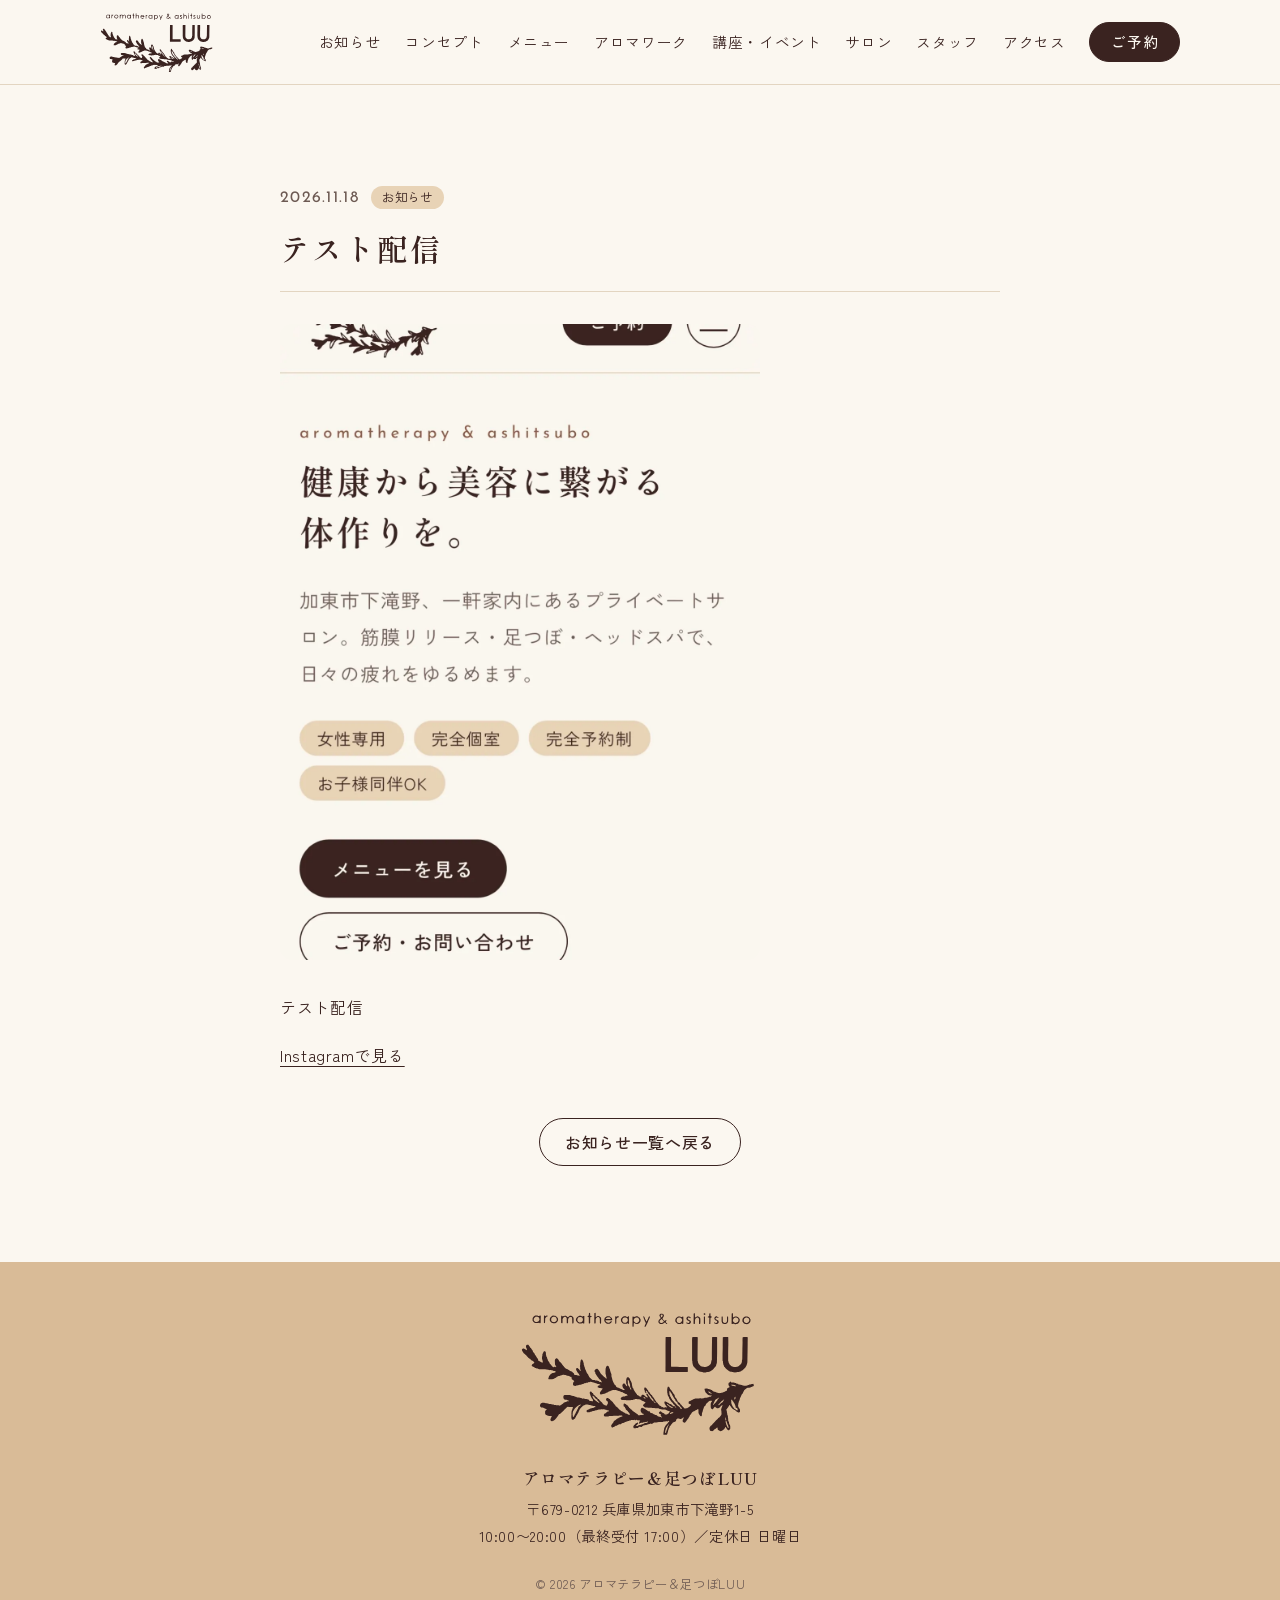
<file: news/2026-11-18-ig-18202913887387328/index.html>
<!DOCTYPE html><html lang="ja"><head><meta charset="utf-8"><meta name="viewport" content="width=device-width, initial-scale=1"><title>テスト配信｜アロマテラピー＆足つぼLUU</title><meta name="description" content="兵庫県加東市下滝野、一軒家内にある女性専用サロン。筋膜リリース・足つぼ・顔つぼ・ヘッドスパで、健康から美容に繋がる体作りをサポートします。"><link rel="icon" href="/favicon.svg" type="image/svg+xml"><meta name="theme-color" content="#d9bb97"><meta name="format-detection" content="telephone=no"><link rel="canonical" href="https://luuaroma.jp/news/2026-11-18-ig-18202913887387328/"><meta property="og:type" content="website"><meta property="og:site_name" content="アロマテラピー＆足つぼLUU"><meta property="og:title" content="テスト配信｜アロマテラピー＆足つぼLUU"><meta property="og:description" content="兵庫県加東市下滝野、一軒家内にある女性専用サロン。筋膜リリース・足つぼ・顔つぼ・ヘッドスパで、健康から美容に繋がる体作りをサポートします。"><meta property="og:url" content="https://luuaroma.jp/news/2026-11-18-ig-18202913887387328/"><meta property="og:image" content="https://luuaroma.jp/_astro/hero.NaSrNLpX_Z1aQTb6.jpg"><meta property="og:locale" content="ja_JP"><link rel="stylesheet" href="/_astro/Layout.DkR6UcbA.css"><style>.narrow[data-astro-cid-hqq7p32a]{max-width:720px}.meta[data-astro-cid-hqq7p32a]{align-items:center;gap:.75rem;display:flex}time[data-astro-cid-hqq7p32a]{font-family:var(--font-latin);letter-spacing:.08em;color:var(--ink-soft);padding-top:.15em}.category[data-astro-cid-hqq7p32a]{background:var(--kraft-soft);border-radius:999px;padding:0 .7rem;font-size:.78rem}h1[data-astro-cid-hqq7p32a]{border-bottom:1px solid var(--line);margin-block:.75rem 2rem;padding-bottom:1.25rem;font-size:clamp(1.4rem,3.2vw,1.9rem)}.photo[data-astro-cid-hqq7p32a]{width:min(100%,480px);margin-bottom:2rem}.back[data-astro-cid-hqq7p32a]{text-align:center;margin-top:3rem}
</style></head><body><header class="header" data-astro-cid-nen7h5rs><div class="container inner" data-astro-cid-nen7h5rs><a class="logo" href="/" aria-label="アロマテラピー＆足つぼLUU" data-astro-cid-nen7h5rs><svg viewBox="0 0 3000 1560" aria-hidden="true" data-astro-cid-nen7h5rs="true"><path d="M 863 37 C 861 39 861 43 861 53 C 860 70 858 74 852 74 C 848 74 843 77 842 79 C 841 85 845 89 853 89 C 860 89 860 89 860 127 C 860 169 860 168 867 169 C 873 170 876 168 877 164 C 877 162 877 146 877 128 L 878 95 880 92 C 882 91 884 90 888 89 C 895 88 896 87 896 82 C 896 78 893 76 886 75 C 877 74 877 74 877 56 C 877 37 877 36 869 36 C 865 35 864 35 863 37 M 936 36 C 933 36 931 37 930 39 C 929 42 929 165 930 168 C 931 169 933 170 936 170 C 945 171 946 168 946 139 C 946 118 946 118 949 110 C 953 101 953 100 962 94 C 970 88 979 87 987 92 C 989 93 992 96 992 97 C 992 98 993 100 994 101 C 998 106 998 110 998 138 C 998 168 998 167 1004 171 C 1008 172 1010 171 1013 167 C 1014 164 1014 161 1014 133 L 1014 103 1011 97 C 1009 94 1007 90 1005 89 C 1003 88 1001 85 999 84 C 997 82 995 81 994 81 C 993 81 991 80 989 79 C 987 77 985 76 979 76 C 971 75 967 76 953 86 C 950 88 948 89 947 89 C 946 88 946 79 946 65 L 946 41 943 38 C 942 36 941 35 940 35 C 940 35 938 36 936 36 M 2175 42 C 2171 45 2170 51 2171 70 C 2171 76 2171 101 2170 125 C 2169 175 2169 176 2177 176 C 2186 176 2187 173 2187 146 C 2188 119 2189 113 2198 104 C 2204 97 2208 95 2217 95 C 2223 95 2224 95 2226 97 C 2228 98 2229 99 2231 100 C 2232 100 2234 103 2235 106 L 2238 112 2238 141 C 2237 175 2237 174 2245 176 C 2254 177 2255 172 2255 135 C 2255 109 2255 109 2252 104 C 2251 102 2250 99 2250 98 C 2250 97 2248 95 2242 91 C 2238 88 2234 84 2232 83 C 2224 77 2214 78 2201 87 C 2186 97 2187 97 2187 68 C 2187 48 2186 41 2184 41 C 2183 41 2182 41 2180 40 C 2179 40 2177 41 2175 42 M 2369 43 C 2366 46 2365 51 2366 65 C 2366 74 2362 80 2355 80 C 2350 80 2347 84 2347 89 C 2348 94 2350 95 2357 95 C 2359 95 2362 95 2363 95 C 2364 95 2367 103 2367 105 C 2366 106 2366 122 2366 140 C 2365 173 2365 173 2367 175 C 2370 177 2376 176 2378 174 C 2380 172 2380 171 2380 162 C 2380 156 2380 145 2381 136 C 2381 127 2381 116 2381 111 C 2381 102 2381 102 2384 99 C 2386 96 2388 95 2390 95 C 2394 95 2398 91 2398 86 C 2398 81 2397 80 2391 80 C 2382 80 2381 77 2381 57 L 2381 43 2378 42 C 2374 39 2372 40 2369 43 M 2298 43 C 2294 47 2294 53 2298 57 C 2304 64 2312 64 2316 57 C 2319 51 2319 49 2313 45 C 2308 40 2302 40 2298 43 M 2648 43 C 2647 44 2646 46 2646 50 C 2646 53 2646 74 2645 96 C 2645 118 2645 139 2645 142 C 2645 144 2645 152 2645 160 C 2645 170 2645 173 2647 174 C 2649 177 2655 176 2660 173 C 2667 170 2679 170 2682 174 C 2684 177 2702 178 2712 175 C 2725 171 2736 162 2742 147 C 2744 142 2746 137 2746 136 C 2745 136 2746 131 2746 125 C 2748 115 2747 112 2745 112 C 2744 112 2743 111 2742 109 C 2741 107 2740 105 2739 104 C 2735 100 2731 95 2731 94 C 2731 93 2720 86 2718 86 C 2718 86 2716 85 2715 84 C 2712 81 2704 80 2692 80 C 2685 81 2675 85 2669 91 C 2667 92 2665 93 2664 93 C 2662 93 2662 92 2662 70 C 2662 58 2662 47 2662 45 C 2660 41 2651 40 2648 43 M 1758 46 C 1754 48 1743 60 1743 63 C 1742 71 1743 77 1745 79 C 1746 80 1747 81 1747 82 C 1747 82 1748 83 1750 84 C 1751 85 1752 86 1752 87 C 1752 89 1753 91 1755 93 C 1761 99 1759 103 1745 117 C 1735 126 1735 127 1733 135 C 1729 146 1729 151 1734 160 C 1736 166 1739 169 1742 169 C 1743 169 1745 170 1747 172 C 1750 174 1751 175 1760 175 C 1766 175 1771 175 1773 175 C 1774 176 1776 175 1779 174 C 1795 166 1803 162 1804 160 C 1809 154 1812 155 1825 169 C 1833 177 1840 178 1840 171 C 1840 170 1838 168 1833 164 C 1826 158 1822 154 1822 150 C 1822 149 1824 146 1826 142 C 1831 134 1832 131 1830 128 C 1829 125 1825 126 1822 129 C 1819 131 1810 136 1807 136 C 1806 136 1803 134 1801 131 C 1798 128 1793 124 1791 121 C 1788 119 1786 116 1786 115 C 1786 114 1785 112 1784 111 C 1781 107 1782 102 1789 93 C 1798 81 1800 76 1799 67 C 1798 58 1788 48 1779 47 C 1766 45 1761 45 1758 46 M 1764 61 L 1759 66 1759 72 C 1760 78 1760 80 1762 83 C 1769 93 1770 93 1775 87 C 1781 80 1783 75 1783 68 C 1782 59 1780 57 1773 57 C 1768 57 1768 57 1764 61 M 190 70 C 187 71 172 83 167 88 C 160 95 157 104 157 120 C 157 128 157 133 158 134 C 164 144 183 161 189 163 C 197 164 219 164 222 162 C 225 160 227 159 236 158 C 241 158 241 158 244 161 C 247 165 252 165 256 162 C 259 160 259 165 259 111 L 260 74 258 72 C 254 68 250 68 245 73 C 241 76 241 76 237 76 C 227 74 225 74 223 72 C 221 70 220 70 206 69 C 198 69 191 69 190 70 M 327 72 C 324 74 321 76 321 76 C 319 78 317 77 315 74 C 313 70 305 69 302 72 C 299 74 300 71 299 129 C 299 167 298 166 306 164 C 313 163 313 164 314 134 L 315 107 318 101 C 324 90 334 82 340 82 C 345 82 348 73 344 71 C 339 69 333 69 327 72 M 406 71 C 394 77 380 91 375 101 C 372 109 371 130 374 134 C 375 135 376 138 377 140 C 378 141 381 145 383 148 C 386 150 389 154 391 156 C 393 158 395 159 398 160 C 400 161 404 162 407 164 C 410 166 411 166 424 166 C 436 166 437 166 446 162 C 457 157 465 150 472 137 C 475 130 476 129 476 119 C 476 109 476 107 474 105 C 473 103 472 101 472 100 C 472 98 460 84 458 83 C 457 83 455 81 453 80 C 451 78 449 77 449 77 C 448 77 446 76 444 74 C 440 71 440 71 424 71 C 413 70 408 70 406 71 M 517 73 C 515 75 515 75 514 115 C 514 138 514 158 514 160 C 515 164 519 166 524 166 C 532 167 532 166 532 138 L 532 114 536 106 C 540 97 547 89 552 87 C 557 85 567 86 572 88 C 576 90 578 91 580 96 L 584 102 584 121 C 584 145 585 165 585 166 C 586 167 588 167 590 167 C 593 167 595 167 596 167 C 600 168 601 164 601 138 C 601 116 601 114 603 111 C 604 109 605 107 605 106 C 605 104 614 93 618 90 C 623 86 637 85 642 89 C 644 91 646 92 647 92 C 651 94 652 100 653 133 C 653 168 653 167 660 168 C 664 168 665 168 667 166 C 670 163 671 152 670 117 C 670 96 669 93 660 85 C 648 75 643 72 633 72 C 625 72 624 72 619 75 C 616 77 613 80 611 80 C 609 81 605 84 603 86 C 599 90 599 90 596 88 C 592 86 582 78 578 74 L 574 71 563 71 C 551 72 544 74 538 79 C 536 82 534 81 532 77 C 529 71 521 69 517 73 M 736 74 C 723 79 708 92 702 106 C 698 115 698 131 701 134 C 702 135 703 137 703 139 C 705 145 725 165 729 165 C 730 165 732 166 734 167 C 738 170 760 170 765 168 C 775 164 784 161 785 162 C 786 163 787 165 788 166 C 790 169 791 169 795 169 C 802 169 803 168 804 162 C 805 157 805 77 804 75 C 803 74 800 74 797 74 C 791 74 791 74 788 78 C 784 82 783 83 780 80 C 778 80 776 79 774 79 C 772 79 769 78 766 76 C 761 73 760 73 750 73 C 745 73 739 74 736 74 M 1094 77 C 1084 78 1081 80 1069 90 C 1063 95 1059 99 1059 99 C 1059 99 1058 103 1057 106 C 1054 114 1053 134 1055 138 C 1056 140 1057 143 1058 145 C 1059 148 1061 151 1067 156 C 1071 159 1076 163 1078 165 C 1079 167 1081 168 1082 168 C 1082 168 1085 169 1087 171 C 1090 173 1091 173 1105 173 L 1119 173 1125 170 C 1132 166 1145 155 1147 151 C 1150 147 1149 144 1144 142 C 1139 140 1136 141 1130 147 C 1127 149 1122 153 1119 155 L 1114 158 1102 158 C 1089 158 1089 158 1077 147 C 1068 138 1067 135 1071 129 L 1074 127 1094 127 C 1105 127 1121 127 1130 128 C 1138 128 1146 128 1148 128 C 1154 128 1156 120 1152 115 C 1151 113 1150 111 1150 107 L 1150 102 1140 93 C 1134 89 1128 84 1127 83 C 1125 81 1122 80 1121 79 C 1118 77 1105 76 1094 77 M 1192 81 C 1190 83 1190 85 1190 114 C 1190 174 1190 173 1196 173 C 1203 173 1204 170 1204 140 L 1204 117 1207 110 C 1212 101 1219 93 1223 93 C 1231 93 1237 87 1235 81 C 1233 79 1233 79 1226 79 C 1218 79 1218 79 1213 82 C 1208 87 1206 87 1205 83 C 1202 77 1196 76 1192 81 M 1294 80 C 1286 82 1267 102 1264 110 C 1261 117 1261 138 1264 141 C 1264 142 1266 145 1267 147 C 1268 151 1269 153 1272 154 C 1273 155 1276 158 1279 161 C 1281 163 1284 166 1286 167 C 1288 167 1291 169 1292 171 C 1295 173 1295 174 1310 173 C 1319 173 1326 173 1328 172 C 1329 172 1332 171 1334 171 C 1336 170 1339 169 1341 167 C 1345 164 1347 165 1348 169 C 1350 174 1355 176 1359 172 L 1362 170 1362 126 C 1362 98 1362 82 1361 81 C 1361 81 1359 80 1356 79 C 1352 79 1352 79 1348 83 C 1344 87 1341 88 1336 86 C 1335 85 1333 84 1331 84 C 1330 84 1328 83 1327 81 L 1324 78 1311 78 C 1302 78 1297 79 1294 80 M 1447 80 C 1445 80 1441 81 1439 83 C 1437 84 1435 85 1434 85 C 1433 85 1430 86 1428 88 C 1424 90 1424 90 1422 89 C 1422 87 1421 86 1421 85 C 1421 81 1419 80 1414 80 C 1405 80 1406 74 1406 145 C 1406 216 1405 210 1413 210 C 1421 210 1421 209 1421 187 C 1422 162 1424 159 1434 167 C 1442 173 1447 175 1460 175 C 1470 175 1471 175 1474 173 C 1476 171 1480 169 1483 168 C 1490 164 1500 154 1504 146 C 1508 137 1510 118 1506 115 C 1505 113 1504 111 1503 109 C 1502 107 1500 103 1497 100 C 1494 97 1492 95 1492 94 C 1492 94 1490 92 1488 92 C 1485 91 1483 89 1481 88 C 1480 87 1478 85 1477 85 C 1476 84 1474 83 1472 82 C 1470 79 1457 79 1447 80 M 1543 80 C 1538 82 1538 87 1543 92 C 1545 95 1546 96 1546 100 C 1546 103 1547 106 1549 109 C 1551 112 1552 116 1553 118 C 1553 121 1555 124 1556 126 C 1557 127 1558 130 1558 133 C 1558 136 1559 138 1561 140 C 1562 142 1563 144 1563 145 C 1563 146 1564 147 1565 148 C 1566 149 1567 150 1567 151 C 1567 152 1568 155 1569 156 C 1574 163 1573 173 1566 180 C 1563 184 1561 189 1561 193 C 1561 194 1560 196 1560 198 C 1555 206 1557 211 1563 211 C 1568 211 1573 206 1576 198 C 1580 187 1587 172 1593 161 C 1596 154 1601 145 1602 140 C 1606 130 1611 119 1612 119 C 1612 118 1613 117 1613 115 C 1614 114 1615 112 1616 110 C 1618 108 1625 85 1625 82 C 1625 81 1623 81 1620 81 C 1612 81 1608 85 1604 100 C 1602 106 1593 125 1591 128 C 1590 129 1588 132 1587 134 C 1585 139 1582 143 1580 143 C 1578 143 1576 139 1575 133 C 1575 128 1574 127 1572 126 C 1571 125 1570 124 1570 123 C 1570 123 1569 121 1567 118 C 1564 114 1561 107 1560 101 C 1559 95 1550 79 1547 79 C 1546 79 1544 80 1543 80 M 2446 81 C 2444 82 2440 86 2437 89 L 2431 96 2430 106 C 2430 115 2430 116 2432 117 C 2435 119 2441 124 2443 128 C 2444 130 2445 131 2446 131 C 2447 130 2449 131 2451 132 C 2452 134 2455 135 2456 135 C 2457 135 2460 137 2462 140 C 2468 146 2468 150 2463 156 C 2456 163 2450 164 2440 159 C 2432 155 2428 155 2425 160 C 2423 164 2424 166 2428 166 C 2430 166 2432 167 2433 168 C 2434 169 2435 170 2436 170 C 2437 170 2440 171 2443 173 C 2453 180 2472 175 2480 163 C 2485 156 2486 145 2482 140 C 2481 139 2480 137 2480 136 C 2480 132 2478 130 2475 130 C 2473 130 2471 129 2470 129 C 2468 127 2455 120 2454 120 C 2453 120 2450 118 2448 116 C 2441 110 2443 101 2453 96 C 2457 94 2468 96 2473 99 C 2477 102 2481 101 2482 99 C 2484 95 2478 89 2472 87 C 2470 86 2467 84 2466 83 C 2463 79 2451 78 2446 81 M 1971 83 C 1962 88 1947 103 1944 111 C 1941 120 1940 141 1943 143 C 1944 144 1945 146 1946 148 C 1947 153 1962 167 1970 171 C 1973 173 1976 174 1976 175 C 1977 176 1982 176 1990 176 C 2001 176 2003 176 2007 174 C 2010 172 2013 171 2013 171 C 2014 171 2017 170 2019 168 C 2025 166 2027 166 2027 169 C 2027 173 2029 175 2033 175 C 2042 175 2042 174 2042 131 C 2042 111 2042 93 2042 90 C 2042 83 2041 81 2035 81 C 2031 81 2028 83 2024 89 L 2022 91 2018 89 C 2016 87 2014 86 2012 87 C 2011 87 2009 86 2008 84 C 2002 79 1981 78 1971 83 M 2097 81 C 2094 83 2085 93 2082 97 C 2081 100 2080 103 2080 108 L 2080 114 2087 121 C 2095 130 2095 130 2098 130 C 2100 130 2102 131 2103 133 C 2105 134 2108 137 2111 138 C 2123 142 2122 155 2108 161 L 2103 163 2099 161 C 2096 160 2093 159 2092 159 C 2090 159 2088 158 2087 157 C 2083 154 2081 155 2078 159 C 2075 163 2076 165 2080 166 C 2081 167 2084 168 2085 169 C 2087 169 2089 170 2090 170 C 2091 170 2093 171 2094 173 C 2099 178 2119 176 2127 169 C 2136 162 2140 147 2135 141 C 2134 140 2133 138 2133 137 C 2133 135 2128 131 2122 128 C 2119 126 2116 125 2115 124 C 2114 123 2112 122 2111 122 C 2109 122 2099 115 2098 113 C 2096 110 2097 106 2100 101 C 2106 94 2110 93 2121 99 C 2128 102 2128 102 2131 101 C 2132 100 2134 99 2134 97 C 2134 95 2128 87 2126 87 C 2125 87 2123 85 2121 84 C 2117 80 2117 80 2108 80 C 2103 80 2098 81 2097 81 M 2818 81 C 2812 82 2805 86 2795 95 C 2783 107 2781 112 2780 131 C 2780 142 2780 144 2782 145 C 2782 146 2784 148 2785 149 C 2786 151 2789 155 2792 158 C 2795 161 2798 165 2798 166 C 2799 167 2801 169 2803 169 C 2805 170 2808 171 2809 173 C 2812 176 2820 177 2835 177 C 2852 177 2869 165 2878 147 C 2882 137 2883 119 2879 114 C 2877 113 2876 110 2876 108 C 2875 105 2861 90 2857 89 C 2856 88 2853 87 2850 85 C 2845 81 2845 81 2833 81 C 2827 80 2820 80 2818 81 M 2299 84 C 2297 86 2297 87 2298 92 C 2299 99 2299 115 2298 145 C 2298 169 2298 170 2300 173 C 2302 176 2308 177 2311 174 C 2312 172 2313 170 2313 129 C 2313 80 2313 82 2306 81 C 2302 81 2301 81 2299 84 M 2521 83 C 2519 85 2519 86 2520 90 C 2520 92 2520 105 2520 118 C 2520 137 2520 143 2521 145 C 2522 147 2524 152 2525 156 C 2527 164 2530 168 2533 168 C 2534 168 2535 169 2537 170 C 2538 171 2540 172 2541 172 C 2542 172 2544 173 2546 174 C 2549 176 2551 176 2560 176 C 2570 176 2570 176 2578 172 C 2582 170 2586 168 2586 168 C 2589 168 2596 160 2596 156 C 2597 154 2598 150 2600 148 C 2602 143 2602 143 2602 113 C 2602 80 2602 81 2596 81 C 2588 81 2588 81 2588 112 C 2588 143 2588 143 2581 152 C 2573 160 2569 162 2559 161 C 2554 161 2549 160 2548 160 C 2545 158 2539 151 2538 148 C 2538 147 2537 145 2536 144 C 2535 142 2535 138 2535 113 C 2535 97 2534 84 2534 83 C 2532 80 2524 80 2521 83 M 196 84 C 187 88 179 96 174 106 C 172 110 172 112 172 120 L 173 130 178 137 C 182 141 186 145 190 148 C 196 151 196 151 206 151 C 217 151 227 147 232 141 C 243 129 247 113 241 107 C 239 105 238 103 238 100 C 237 98 236 96 235 94 C 233 93 232 92 231 91 C 229 88 221 84 213 84 C 208 83 204 83 204 83 C 203 82 200 83 196 84 M 414 85 C 397 92 392 100 390 119 C 389 128 389 129 392 132 C 393 134 394 136 394 136 C 394 137 395 139 396 140 C 397 141 399 143 400 144 C 402 150 426 155 435 151 C 437 151 439 149 441 148 C 443 146 445 145 446 145 C 448 144 457 132 459 127 C 461 121 460 112 457 106 C 455 102 454 99 454 99 C 454 96 449 92 442 88 C 434 84 420 83 414 85 M 740 90 C 737 91 734 92 734 92 C 730 92 725 98 721 105 C 718 112 717 113 717 123 C 717 131 717 133 718 134 C 719 134 720 136 721 138 C 723 144 729 150 737 153 C 745 156 759 156 763 154 C 764 153 767 152 768 152 C 772 151 778 144 783 136 C 790 123 787 103 776 95 C 773 94 770 92 769 92 C 769 92 766 91 764 90 C 756 87 746 87 740 90 M 1100 92 C 1091 92 1085 96 1077 103 C 1073 107 1072 110 1072 111 L 1073 114 1101 114 C 1122 114 1131 114 1132 113 C 1136 110 1134 102 1128 98 C 1123 95 1110 91 1108 91 C 1106 91 1103 92 1100 92 M 1308 93 C 1305 93 1303 94 1295 98 C 1290 100 1287 103 1282 113 C 1278 121 1278 121 1278 129 C 1279 136 1279 137 1283 145 C 1288 153 1291 156 1294 156 C 1295 156 1297 157 1298 158 C 1302 161 1320 161 1325 158 C 1326 157 1328 156 1329 156 C 1331 156 1339 147 1344 140 C 1347 134 1347 133 1347 125 C 1347 119 1347 117 1346 115 C 1345 114 1344 112 1343 110 C 1343 107 1340 104 1331 98 C 1324 93 1316 91 1308 93 M 1442 97 C 1429 104 1423 113 1422 128 C 1422 139 1425 146 1433 153 C 1443 162 1458 164 1470 158 C 1475 156 1486 144 1489 138 C 1492 130 1489 111 1484 107 C 1483 107 1481 105 1480 102 C 1478 99 1476 98 1475 98 C 1473 98 1471 97 1470 96 C 1468 93 1467 93 1459 93 C 1450 93 1449 93 1442 97 M 1986 95 C 1979 96 1969 102 1965 107 C 1958 116 1956 132 1960 141 C 1967 155 1969 158 1973 158 C 1975 158 1977 159 1978 160 C 1982 163 1998 163 2002 160 C 2004 159 2006 158 2007 158 C 2010 158 2017 151 2021 145 C 2027 137 2030 121 2026 117 C 2025 116 2023 113 2023 111 C 2020 106 2013 99 2009 98 C 2008 98 2006 97 2005 96 C 2003 95 1993 94 1986 95 M 2684 97 C 2673 102 2668 107 2666 116 C 2665 117 2664 119 2663 120 C 2661 123 2661 137 2664 142 C 2665 144 2666 147 2666 148 C 2666 148 2667 149 2668 149 C 2668 149 2669 150 2670 151 C 2671 154 2674 156 2682 160 C 2688 163 2689 163 2695 162 C 2721 160 2737 139 2730 115 C 2728 109 2722 101 2717 100 C 2716 100 2713 99 2710 97 C 2705 94 2692 94 2684 97 M 2820 98 C 2807 103 2804 107 2799 120 C 2796 129 2798 143 2804 150 C 2805 151 2807 153 2807 154 C 2808 155 2810 156 2812 157 C 2813 157 2816 158 2818 160 C 2823 163 2835 163 2844 160 C 2851 157 2859 149 2863 141 C 2866 135 2866 134 2866 127 C 2866 121 2865 117 2864 116 C 2863 115 2862 113 2861 111 C 2859 104 2846 96 2834 95 C 2828 95 2827 95 2820 98 M 1760 123 C 1747 135 1745 139 1745 147 C 1747 157 1753 162 1766 162 C 1773 162 1775 162 1780 159 C 1783 157 1788 155 1790 153 C 1800 148 1800 144 1791 135 C 1788 131 1782 125 1779 121 C 1776 116 1773 113 1772 113 C 1771 113 1765 117 1760 123 M 1875 338 C 1875 338 1863 338 1849 338 C 1826 338 1824 338 1822 340 L 1820 342 1819 442 C 1819 497 1819 542 1819 544 C 1819 545 1819 561 1819 579 C 1819 597 1819 648 1819 691 C 1818 735 1819 770 1819 771 C 1820 773 1821 774 1822 775 C 1824 775 2051 777 2081 776 C 2100 776 2098 779 2098 743 C 2098 716 2098 715 2096 713 L 2094 711 1999 711 C 1886 711 1890 711 1889 707 C 1888 706 1888 678 1888 639 C 1888 603 1888 554 1888 530 C 1889 485 1889 393 1889 362 C 1889 342 1888 340 1882 339 C 1880 338 1878 338 1877 337 C 1876 337 1875 337 1875 338 M 2160 339 C 2155 340 2154 341 2153 344 C 2152 346 2150 385 2151 396 C 2151 398 2151 452 2151 516 C 2151 628 2151 632 2153 636 C 2155 640 2155 643 2155 653 C 2155 663 2155 666 2157 669 C 2158 671 2159 674 2159 678 C 2159 682 2159 684 2161 684 C 2161 685 2162 686 2162 688 C 2162 690 2163 692 2164 693 C 2164 695 2165 696 2165 698 C 2165 699 2166 701 2168 703 C 2169 704 2172 707 2173 710 C 2175 714 2186 725 2196 734 C 2199 736 2202 740 2203 741 C 2205 745 2216 754 2219 754 C 2221 754 2228 759 2234 765 C 2235 766 2238 767 2241 768 C 2243 768 2245 769 2246 770 C 2248 770 2250 771 2252 771 C 2254 771 2257 772 2259 773 C 2261 774 2265 775 2272 776 C 2278 776 2283 777 2285 778 C 2291 781 2322 781 2330 778 C 2332 777 2338 776 2342 776 C 2357 775 2374 769 2384 762 C 2385 761 2390 758 2395 756 C 2402 752 2406 749 2421 734 C 2430 725 2438 716 2439 714 C 2440 713 2441 710 2443 709 C 2446 703 2454 687 2454 683 C 2455 679 2456 677 2460 667 C 2462 662 2462 657 2464 538 C 2464 475 2464 472 2464 459 C 2464 454 2464 427 2464 397 C 2465 347 2465 344 2463 342 C 2461 340 2461 339 2433 339 L 2405 339 2403 341 C 2401 343 2401 345 2401 358 C 2400 377 2399 450 2398 544 L 2398 621 2395 627 C 2393 632 2392 636 2392 642 C 2391 647 2390 653 2389 655 C 2386 668 2385 671 2382 674 C 2381 677 2377 681 2373 684 C 2369 687 2365 691 2363 693 C 2359 698 2351 702 2339 705 C 2336 707 2331 708 2329 709 C 2325 712 2285 712 2282 710 C 2281 709 2278 708 2276 707 C 2273 707 2270 706 2269 705 C 2268 705 2265 704 2264 704 C 2261 703 2258 700 2243 685 C 2234 675 2232 673 2232 669 C 2232 668 2230 665 2229 662 C 2225 658 2225 656 2225 651 C 2225 646 2225 645 2222 642 L 2220 639 2220 615 C 2220 583 2221 380 2222 359 C 2222 338 2224 339 2199 339 C 2174 338 2164 338 2160 339 M 2541 340 C 2539 340 2537 341 2536 342 C 2535 344 2535 341 2534 469 C 2533 508 2533 545 2532 551 C 2532 556 2532 577 2532 598 L 2532 635 2535 637 C 2537 639 2537 640 2537 651 C 2537 659 2538 664 2539 667 C 2539 669 2540 673 2541 676 C 2541 680 2542 684 2544 686 C 2545 688 2546 690 2546 691 C 2546 692 2547 693 2548 695 C 2549 696 2550 698 2550 699 C 2550 706 2555 714 2560 714 C 2560 714 2561 714 2561 715 C 2561 716 2569 726 2574 730 C 2583 740 2586 742 2588 745 C 2589 747 2592 749 2595 751 C 2598 752 2602 754 2603 755 C 2605 756 2607 758 2609 759 C 2611 763 2619 767 2625 768 C 2629 769 2637 772 2640 773 C 2641 774 2647 775 2653 776 C 2658 777 2664 778 2666 779 C 2670 781 2704 781 2711 779 C 2713 778 2720 777 2726 776 C 2731 776 2738 774 2741 773 C 2747 771 2764 763 2767 761 C 2768 760 2771 758 2773 757 C 2775 756 2779 754 2782 753 C 2786 751 2791 746 2798 738 C 2799 737 2803 732 2808 728 C 2813 723 2817 719 2818 718 C 2818 716 2819 715 2820 714 C 2822 711 2834 688 2835 684 C 2835 682 2836 678 2837 676 C 2843 660 2843 662 2843 609 C 2844 585 2844 565 2844 564 C 2845 563 2846 462 2846 394 L 2847 343 2844 341 C 2840 339 2795 338 2788 340 C 2782 341 2782 339 2782 402 C 2781 434 2781 473 2780 489 C 2780 504 2780 535 2779 557 C 2779 615 2779 618 2778 620 C 2776 622 2774 637 2774 640 C 2775 645 2773 654 2770 658 C 2769 659 2768 663 2767 665 C 2766 668 2765 671 2765 673 C 2763 676 2740 698 2736 700 C 2731 702 2728 703 2725 706 C 2722 707 2719 708 2718 708 C 2716 708 2713 709 2710 709 C 2703 712 2667 712 2663 709 C 2658 707 2649 704 2646 704 C 2644 704 2640 700 2631 691 C 2619 679 2618 677 2613 666 C 2608 657 2607 655 2607 650 C 2607 646 2607 645 2605 642 L 2602 638 2602 557 C 2603 512 2603 460 2604 442 C 2604 423 2604 394 2604 378 C 2604 341 2604 343 2602 341 C 2600 339 2599 339 2572 339 C 2557 339 2543 340 2541 340 M 88 435 C 82 438 79 440 76 447 C 72 457 74 466 80 475 C 82 477 83 479 83 483 C 83 486 84 488 85 490 C 88 492 90 504 88 504 C 88 504 85 503 82 501 C 78 499 75 498 74 498 C 73 498 69 495 65 492 C 60 487 57 485 55 485 C 53 485 50 484 47 482 L 42 480 37 482 C 32 484 26 490 24 495 C 22 500 27 514 34 521 C 37 524 40 528 40 530 C 41 534 52 546 56 547 C 57 547 59 548 60 550 C 62 555 65 558 69 559 C 73 560 77 564 77 567 C 77 569 95 589 99 591 C 100 592 103 594 104 596 C 105 597 107 600 109 600 C 111 601 114 603 116 605 C 118 607 121 608 122 608 C 123 608 125 609 126 610 C 127 611 129 614 131 615 C 132 617 134 620 135 622 C 136 624 137 627 138 627 C 139 627 141 628 143 629 C 144 630 147 631 148 631 C 150 631 160 637 164 642 C 166 645 168 646 171 647 C 176 647 177 649 178 653 C 179 661 174 667 163 671 C 155 674 153 676 149 685 C 144 697 147 705 158 706 C 160 707 164 708 166 708 C 167 709 170 711 172 711 C 176 713 181 717 185 721 C 187 723 189 724 191 724 C 194 724 198 726 203 728 C 207 730 212 731 216 732 C 220 732 224 733 227 735 C 229 737 232 738 232 738 C 233 738 235 739 237 740 C 241 742 243 742 258 742 C 267 742 277 742 281 742 C 302 742 332 744 334 745 C 336 746 341 747 347 748 C 353 748 359 750 361 751 C 364 752 372 752 379 750 C 382 749 383 749 386 751 C 388 753 389 753 393 752 C 398 752 399 752 401 754 C 403 755 405 756 407 756 C 409 756 411 757 413 759 C 416 760 417 761 421 761 C 425 761 428 762 431 764 C 433 765 437 766 439 766 C 447 766 452 777 444 778 C 442 778 438 780 435 781 C 431 783 426 784 423 784 C 418 785 414 786 408 789 C 403 792 395 795 392 797 C 383 801 380 804 377 809 C 376 811 373 814 372 816 C 366 822 363 828 357 847 C 353 859 353 861 358 865 L 361 867 382 867 C 402 866 403 866 411 863 C 415 861 420 859 423 858 C 425 857 430 855 435 853 C 439 851 444 849 446 848 C 448 848 451 846 455 841 C 460 837 463 834 468 832 C 472 830 476 828 477 827 C 479 827 481 826 483 826 C 484 826 489 825 493 824 C 497 822 503 820 507 819 C 515 817 526 813 531 811 C 532 810 537 809 541 809 C 548 808 549 808 552 810 C 555 813 556 813 562 812 C 567 812 568 812 570 813 C 573 816 579 818 581 818 C 583 817 584 817 585 819 C 586 821 587 821 595 821 C 603 821 604 821 611 825 C 623 831 625 832 626 833 C 627 834 629 835 630 835 C 632 835 633 835 634 836 C 634 837 635 837 636 836 C 642 835 644 839 645 849 C 645 853 646 858 647 863 L 650 870 656 871 C 661 871 662 872 663 875 C 664 879 665 880 669 880 C 671 880 679 885 679 887 C 680 887 678 891 675 894 C 672 897 668 903 666 906 C 663 913 663 914 663 925 L 663 936 666 940 C 669 943 670 944 673 944 C 676 944 678 945 680 946 C 684 950 691 951 698 947 C 703 945 705 944 714 944 C 723 944 726 943 729 942 C 739 937 742 936 750 935 C 757 934 760 933 767 931 C 772 928 777 927 783 926 C 789 925 791 925 796 921 C 800 917 802 917 808 916 C 813 916 818 914 821 913 C 830 909 835 908 839 910 C 842 911 847 910 848 907 C 849 907 852 905 855 904 C 860 901 861 901 864 902 C 867 903 869 903 873 901 C 881 898 887 897 892 900 C 894 901 899 902 903 903 C 907 903 913 905 915 906 C 918 908 920 908 923 907 C 926 907 927 907 929 909 C 931 910 932 911 933 911 C 933 911 936 912 939 914 C 943 916 945 916 949 915 C 955 915 962 918 967 923 C 970 926 970 926 979 926 C 988 926 989 926 990 928 C 991 929 993 930 995 931 C 1000 931 1007 936 1007 938 C 1007 941 1003 942 996 942 C 990 942 983 944 982 947 C 981 948 980 948 978 948 C 973 948 971 951 971 959 C 971 967 973 970 977 970 C 980 970 982 971 984 973 C 987 975 988 975 997 975 C 1006 975 1009 975 1012 977 C 1016 979 1017 979 1022 979 C 1034 977 1034 985 1023 998 C 1020 1001 1016 1007 1015 1009 C 1013 1011 1010 1016 1007 1019 C 998 1030 996 1040 1001 1046 C 1002 1048 1004 1051 1005 1053 L 1006 1057 1012 1057 C 1017 1056 1022 1055 1035 1051 C 1038 1050 1044 1048 1048 1047 C 1057 1045 1071 1040 1075 1037 C 1077 1036 1080 1034 1083 1034 C 1090 1033 1093 1031 1098 1027 C 1100 1025 1104 1023 1106 1022 C 1109 1021 1112 1020 1114 1019 C 1116 1018 1119 1017 1121 1017 C 1123 1017 1126 1015 1131 1012 C 1138 1006 1139 1006 1144 1006 C 1148 1006 1151 1005 1154 1003 C 1158 1001 1160 1000 1163 1001 C 1165 1001 1169 1001 1171 1000 C 1175 999 1176 999 1179 1000 C 1181 1002 1183 1002 1187 1001 C 1193 1001 1210 1003 1212 1005 C 1214 1005 1216 1006 1217 1006 C 1218 1006 1221 1007 1223 1009 C 1225 1010 1228 1011 1230 1011 C 1232 1011 1234 1012 1236 1014 C 1238 1015 1240 1016 1244 1016 C 1247 1016 1249 1017 1251 1018 C 1252 1019 1254 1020 1255 1020 C 1255 1020 1257 1021 1258 1022 C 1259 1023 1263 1024 1266 1024 C 1269 1025 1272 1026 1274 1027 C 1275 1028 1279 1029 1282 1029 C 1287 1029 1288 1030 1290 1034 C 1293 1038 1294 1038 1297 1038 C 1300 1038 1302 1039 1305 1041 C 1309 1046 1312 1047 1315 1047 C 1317 1047 1319 1048 1320 1049 C 1321 1050 1323 1051 1326 1051 C 1328 1051 1330 1052 1331 1053 C 1332 1053 1333 1054 1334 1054 C 1334 1054 1337 1056 1339 1058 C 1342 1060 1344 1061 1347 1061 C 1350 1061 1351 1061 1351 1063 C 1353 1068 1348 1071 1334 1071 C 1326 1071 1325 1071 1314 1077 C 1304 1082 1303 1082 1297 1082 C 1290 1082 1282 1084 1278 1087 C 1276 1088 1273 1090 1270 1091 C 1264 1093 1264 1094 1261 1099 C 1256 1109 1259 1115 1270 1121 C 1277 1124 1277 1124 1289 1124 C 1298 1124 1301 1124 1303 1126 C 1304 1127 1306 1127 1309 1127 C 1311 1126 1318 1127 1326 1128 C 1342 1130 1374 1129 1381 1127 C 1384 1126 1391 1125 1398 1124 C 1407 1124 1412 1123 1415 1121 C 1418 1120 1422 1119 1424 1119 C 1426 1119 1431 1118 1436 1115 C 1442 1112 1444 1112 1446 1113 C 1447 1114 1456 1114 1468 1115 C 1481 1115 1487 1116 1488 1116 C 1489 1117 1493 1118 1497 1119 C 1503 1119 1505 1120 1507 1122 C 1513 1128 1518 1132 1522 1132 C 1525 1133 1529 1135 1533 1137 C 1537 1139 1541 1141 1545 1141 C 1550 1141 1550 1142 1551 1145 C 1553 1148 1553 1149 1559 1151 C 1572 1155 1572 1161 1558 1169 C 1556 1171 1553 1172 1552 1172 C 1550 1172 1546 1176 1542 1183 C 1536 1192 1536 1194 1545 1203 C 1550 1208 1554 1212 1559 1215 L 1565 1218 1579 1218 C 1592 1218 1593 1218 1596 1221 C 1600 1223 1600 1223 1618 1223 C 1628 1222 1639 1223 1642 1223 C 1644 1224 1649 1224 1652 1224 C 1655 1225 1659 1225 1659 1226 C 1660 1227 1669 1227 1692 1227 C 1722 1227 1725 1227 1728 1229 C 1729 1230 1733 1231 1735 1232 C 1737 1232 1739 1233 1740 1234 C 1741 1234 1743 1235 1745 1236 C 1747 1236 1750 1238 1751 1239 C 1753 1240 1755 1241 1761 1241 C 1767 1241 1770 1242 1772 1243 C 1773 1245 1776 1245 1794 1245 L 1814 1245 1821 1248 C 1825 1251 1830 1252 1833 1252 C 1835 1253 1838 1254 1841 1255 C 1843 1257 1846 1258 1847 1258 C 1848 1258 1850 1259 1852 1260 C 1854 1262 1856 1262 1861 1262 C 1872 1262 1873 1263 1869 1275 C 1867 1281 1866 1283 1862 1287 C 1860 1289 1854 1294 1850 1298 C 1840 1308 1840 1308 1823 1307 C 1808 1306 1805 1304 1805 1298 C 1805 1295 1802 1292 1798 1292 C 1796 1292 1794 1291 1791 1287 C 1788 1283 1787 1283 1784 1283 C 1778 1285 1775 1283 1772 1278 C 1769 1273 1766 1271 1758 1266 C 1752 1262 1735 1279 1736 1289 C 1736 1291 1738 1292 1741 1294 C 1743 1296 1745 1298 1745 1298 C 1745 1301 1748 1302 1754 1303 C 1763 1304 1764 1305 1761 1312 C 1757 1318 1757 1322 1761 1326 C 1762 1329 1764 1330 1766 1330 C 1769 1330 1770 1331 1772 1337 C 1774 1342 1774 1342 1772 1344 C 1769 1347 1767 1346 1765 1342 C 1763 1338 1761 1337 1757 1337 C 1755 1337 1753 1336 1751 1336 C 1750 1335 1747 1334 1745 1334 C 1743 1334 1736 1333 1731 1331 C 1723 1329 1721 1328 1718 1325 C 1713 1320 1702 1314 1698 1314 C 1695 1314 1690 1312 1687 1308 C 1685 1307 1683 1306 1680 1306 C 1675 1306 1669 1302 1663 1296 C 1662 1294 1660 1293 1658 1293 C 1656 1293 1652 1292 1649 1291 C 1645 1289 1641 1288 1638 1288 C 1631 1288 1630 1287 1629 1280 C 1628 1273 1619 1266 1608 1266 C 1604 1266 1603 1265 1591 1255 C 1588 1253 1584 1250 1582 1249 C 1580 1249 1578 1247 1577 1246 C 1575 1245 1573 1244 1571 1244 C 1568 1243 1566 1242 1564 1239 C 1561 1236 1560 1236 1557 1235 C 1553 1235 1552 1235 1548 1231 C 1546 1229 1543 1227 1540 1226 C 1538 1226 1536 1224 1534 1224 C 1532 1222 1525 1221 1523 1223 C 1521 1224 1513 1236 1510 1242 C 1505 1254 1508 1272 1518 1282 C 1521 1285 1524 1289 1525 1290 C 1527 1292 1529 1293 1531 1294 C 1540 1296 1546 1300 1546 1303 C 1546 1309 1544 1310 1528 1311 C 1516 1311 1513 1312 1510 1314 C 1507 1315 1505 1316 1498 1316 C 1478 1315 1478 1315 1477 1312 C 1476 1311 1475 1308 1473 1307 C 1472 1306 1470 1303 1469 1302 C 1468 1300 1466 1298 1459 1296 C 1452 1293 1448 1291 1445 1288 C 1443 1286 1440 1283 1438 1282 C 1436 1281 1431 1278 1428 1275 C 1424 1272 1420 1270 1419 1270 C 1419 1270 1414 1266 1409 1261 C 1404 1256 1398 1250 1396 1247 C 1392 1244 1389 1242 1387 1241 C 1384 1241 1378 1236 1378 1232 C 1377 1230 1375 1228 1369 1226 C 1366 1224 1365 1224 1365 1221 C 1365 1218 1362 1212 1354 1206 C 1351 1202 1348 1198 1347 1196 C 1346 1192 1344 1190 1339 1190 C 1335 1189 1330 1185 1328 1181 C 1327 1178 1326 1177 1323 1177 C 1321 1177 1319 1176 1318 1175 C 1313 1171 1304 1168 1301 1170 C 1296 1173 1295 1177 1295 1190 C 1295 1203 1295 1203 1298 1205 C 1301 1209 1304 1209 1308 1209 C 1312 1207 1313 1209 1312 1218 L 1312 1225 1315 1226 C 1318 1228 1318 1229 1321 1237 C 1323 1244 1327 1249 1331 1250 C 1333 1251 1336 1253 1338 1255 C 1339 1256 1342 1258 1343 1259 C 1346 1260 1351 1269 1351 1272 C 1351 1274 1356 1278 1360 1281 C 1364 1282 1365 1283 1365 1286 C 1365 1288 1367 1290 1368 1291 C 1369 1293 1370 1295 1370 1296 C 1371 1298 1372 1299 1374 1300 C 1376 1300 1377 1303 1374 1306 C 1371 1309 1357 1309 1351 1306 C 1349 1305 1347 1304 1346 1304 C 1345 1304 1343 1303 1341 1301 C 1339 1299 1337 1298 1334 1298 C 1332 1298 1330 1297 1329 1297 C 1328 1296 1327 1295 1326 1295 C 1322 1295 1316 1292 1309 1287 C 1306 1284 1302 1282 1300 1282 C 1296 1282 1291 1279 1285 1273 C 1281 1270 1277 1267 1275 1266 C 1269 1264 1260 1258 1258 1255 C 1256 1253 1254 1252 1252 1251 C 1249 1250 1246 1249 1245 1248 C 1242 1245 1228 1228 1228 1227 C 1228 1226 1217 1215 1215 1215 C 1214 1215 1211 1213 1209 1210 C 1206 1207 1204 1206 1201 1205 C 1195 1204 1192 1200 1192 1194 C 1192 1189 1192 1188 1189 1186 C 1181 1180 1169 1166 1166 1162 C 1164 1159 1162 1155 1161 1153 C 1158 1149 1137 1131 1133 1129 C 1131 1128 1129 1126 1128 1124 C 1127 1120 1124 1117 1120 1114 C 1118 1114 1115 1111 1113 1109 C 1111 1107 1109 1106 1107 1106 C 1106 1106 1103 1105 1102 1104 C 1097 1101 1088 1101 1084 1102 C 1078 1105 1077 1108 1076 1119 L 1076 1129 1080 1132 C 1083 1134 1086 1137 1089 1138 C 1094 1141 1098 1148 1099 1159 C 1099 1167 1099 1169 1092 1178 C 1091 1181 1089 1185 1089 1187 C 1087 1194 1077 1200 1074 1195 C 1073 1194 1072 1193 1069 1193 C 1065 1192 1054 1187 1053 1184 C 1052 1183 1051 1183 1049 1183 C 1048 1183 1045 1182 1044 1181 C 1043 1180 1040 1178 1038 1176 C 1036 1175 1034 1173 1033 1170 C 1030 1162 1023 1154 1010 1145 C 1009 1144 1007 1142 1007 1140 C 1006 1138 1004 1135 1002 1134 C 998 1132 993 1127 993 1124 C 992 1123 991 1122 990 1121 C 989 1120 987 1118 986 1116 C 984 1112 984 1112 979 1112 C 974 1112 971 1109 969 1103 C 968 1098 959 1090 953 1087 C 947 1085 943 1080 941 1075 C 939 1070 938 1069 934 1068 C 930 1066 923 1061 921 1059 C 918 1055 914 1046 914 1044 C 914 1041 911 1039 908 1039 C 906 1039 903 1037 897 1029 C 888 1020 887 1020 883 1020 C 879 1020 879 1019 872 1031 C 869 1035 870 1037 873 1044 C 876 1048 877 1052 877 1056 C 878 1059 879 1064 880 1067 C 882 1070 883 1074 883 1075 C 884 1076 885 1079 886 1080 C 887 1081 888 1083 888 1085 C 888 1088 890 1093 893 1095 C 894 1096 895 1099 896 1100 C 897 1105 899 1108 904 1111 C 910 1115 911 1116 911 1124 C 911 1127 912 1131 913 1132 C 914 1135 914 1138 912 1140 C 910 1142 900 1143 897 1140 C 895 1139 892 1139 885 1139 C 877 1139 875 1139 873 1137 C 869 1135 862 1127 861 1124 C 860 1121 856 1119 853 1120 C 852 1121 850 1120 849 1119 C 847 1117 844 1117 838 1116 C 834 1116 829 1114 826 1114 C 823 1112 820 1112 818 1113 C 815 1113 813 1113 810 1111 C 803 1107 797 1106 783 1108 C 778 1108 777 1108 775 1107 C 774 1106 772 1105 770 1104 C 768 1103 766 1102 764 1101 C 763 1100 760 1099 758 1099 C 755 1098 750 1097 747 1096 C 742 1094 739 1094 731 1094 C 726 1094 721 1094 721 1093 C 720 1093 716 1091 713 1090 C 709 1090 705 1088 704 1087 C 702 1086 700 1085 698 1086 C 697 1086 695 1086 693 1084 C 691 1082 690 1081 686 1081 C 681 1081 680 1081 678 1078 C 675 1075 675 1075 668 1075 C 663 1075 660 1074 658 1074 C 657 1073 654 1072 652 1072 C 650 1072 648 1071 646 1071 C 645 1070 642 1069 639 1068 C 637 1068 632 1067 629 1066 C 624 1064 621 1064 594 1064 C 559 1064 552 1065 545 1072 C 541 1076 541 1098 545 1106 C 547 1112 555 1119 559 1119 C 561 1119 563 1120 565 1121 C 567 1123 569 1123 576 1123 C 583 1123 584 1123 588 1126 C 590 1128 592 1129 595 1129 C 597 1129 600 1130 603 1131 C 605 1133 608 1134 609 1134 C 611 1134 612 1135 612 1136 C 612 1138 603 1141 595 1141 C 590 1142 587 1142 581 1146 C 576 1148 571 1150 570 1151 C 557 1153 550 1157 539 1168 C 532 1174 527 1178 525 1179 C 523 1179 520 1181 518 1183 C 515 1187 507 1191 504 1191 C 504 1191 501 1192 498 1194 L 493 1197 488 1195 C 485 1193 480 1193 474 1192 C 458 1192 453 1191 448 1188 C 444 1186 442 1186 436 1186 C 430 1187 429 1187 427 1186 C 426 1185 423 1184 422 1184 C 421 1184 419 1183 418 1182 C 416 1181 413 1180 406 1180 C 399 1179 394 1178 390 1177 C 386 1175 383 1175 373 1175 C 363 1175 362 1175 358 1172 C 355 1170 353 1170 345 1169 C 340 1169 335 1168 333 1167 C 331 1167 328 1166 325 1166 C 321 1165 318 1165 317 1163 C 314 1161 314 1161 289 1159 L 277 1158 271 1161 C 264 1164 256 1171 256 1174 C 256 1175 256 1176 255 1177 C 254 1177 253 1182 251 1188 L 249 1198 251 1202 C 253 1204 254 1207 254 1207 C 254 1208 256 1211 259 1214 C 264 1219 265 1220 269 1220 C 284 1220 288 1221 291 1223 C 293 1224 296 1225 297 1225 C 299 1225 301 1226 303 1227 C 306 1229 315 1233 317 1233 C 318 1233 320 1234 322 1235 C 323 1236 326 1238 329 1239 C 332 1239 334 1240 334 1241 C 334 1244 328 1250 321 1255 C 314 1259 314 1259 314 1278 C 314 1292 314 1294 316 1299 C 319 1305 325 1311 328 1311 C 330 1312 340 1318 342 1320 C 343 1321 347 1321 351 1322 C 356 1322 359 1323 360 1324 C 363 1326 380 1327 388 1325 C 395 1323 397 1324 397 1328 C 397 1330 391 1345 388 1348 C 386 1352 381 1366 380 1373 C 380 1377 380 1378 383 1382 C 389 1390 399 1392 408 1387 C 409 1386 412 1385 414 1385 C 418 1385 421 1384 427 1378 C 430 1376 434 1373 435 1372 C 443 1367 456 1352 461 1342 C 462 1340 465 1336 468 1332 C 474 1326 482 1313 483 1309 C 484 1307 493 1299 494 1299 C 497 1299 507 1294 510 1290 C 515 1285 527 1274 531 1272 C 534 1270 554 1249 557 1245 C 557 1244 561 1241 564 1239 C 572 1234 577 1228 583 1220 C 589 1211 595 1207 600 1209 C 603 1211 607 1211 631 1211 C 665 1211 666 1211 660 1220 C 659 1223 658 1227 657 1230 C 657 1233 656 1237 655 1239 C 649 1250 645 1264 644 1272 C 644 1277 644 1282 643 1284 C 642 1289 642 1301 643 1305 C 644 1307 644 1309 643 1313 C 641 1321 642 1352 644 1356 C 645 1358 646 1360 646 1361 C 646 1364 651 1368 656 1371 L 660 1373 665 1371 C 668 1369 672 1367 674 1366 C 676 1364 678 1363 679 1363 C 683 1363 690 1354 692 1348 C 694 1344 695 1340 697 1339 C 698 1338 699 1334 700 1331 C 702 1327 703 1324 707 1319 C 711 1315 713 1312 714 1309 C 716 1302 720 1294 724 1290 C 728 1285 733 1276 733 1272 C 733 1270 737 1262 745 1247 C 746 1245 747 1242 747 1241 C 748 1239 750 1236 752 1233 C 765 1219 773 1210 782 1202 C 791 1193 792 1193 795 1193 C 798 1194 800 1193 802 1191 C 817 1181 821 1179 833 1180 C 838 1180 843 1181 845 1182 C 846 1182 849 1183 850 1183 C 851 1183 853 1184 854 1184 C 856 1185 860 1186 865 1187 C 872 1187 881 1189 892 1193 C 895 1194 898 1195 900 1195 C 902 1195 904 1196 906 1198 C 909 1200 910 1201 921 1201 C 933 1201 941 1203 943 1207 C 945 1212 941 1218 936 1217 C 932 1216 925 1218 920 1222 C 916 1225 915 1225 907 1226 C 902 1226 898 1227 897 1228 C 896 1229 891 1230 885 1230 C 877 1231 875 1231 872 1234 C 861 1241 854 1245 852 1245 C 848 1245 835 1255 832 1260 C 830 1264 832 1271 836 1275 L 839 1278 856 1278 C 871 1278 873 1277 877 1275 C 879 1274 882 1273 883 1273 C 884 1273 887 1272 890 1271 C 899 1267 911 1263 914 1263 C 916 1263 919 1262 920 1261 C 922 1261 927 1259 932 1258 C 937 1257 942 1256 943 1255 C 944 1254 947 1254 949 1254 C 951 1254 956 1253 959 1252 C 962 1251 967 1250 969 1249 C 972 1249 976 1248 978 1247 C 980 1246 984 1245 994 1245 C 1004 1245 1007 1245 1012 1242 C 1020 1239 1021 1239 1026 1242 L 1030 1244 1035 1242 C 1041 1239 1049 1239 1052 1242 C 1054 1245 1062 1246 1072 1246 C 1078 1246 1079 1246 1082 1249 C 1085 1253 1086 1253 1091 1253 C 1102 1253 1115 1260 1113 1264 C 1112 1267 1107 1270 1103 1270 C 1095 1270 1084 1276 1077 1283 C 1073 1287 1070 1290 1069 1290 C 1066 1290 1058 1295 1055 1298 C 1052 1301 1048 1311 1048 1315 C 1048 1316 1049 1318 1049 1320 C 1050 1322 1051 1325 1051 1326 C 1052 1329 1057 1331 1061 1331 C 1063 1330 1073 1330 1084 1330 C 1104 1330 1104 1330 1109 1327 L 1114 1325 1153 1324 C 1185 1324 1193 1324 1198 1323 C 1207 1321 1210 1321 1216 1323 C 1220 1324 1220 1324 1230 1322 C 1237 1320 1243 1320 1257 1319 L 1274 1319 1278 1322 C 1283 1327 1281 1331 1274 1331 C 1268 1331 1261 1334 1256 1339 C 1252 1343 1250 1343 1245 1344 C 1237 1345 1236 1346 1232 1350 C 1229 1353 1219 1358 1216 1358 C 1215 1358 1214 1358 1213 1359 C 1213 1360 1211 1361 1209 1362 C 1207 1363 1204 1366 1202 1368 C 1200 1371 1198 1373 1195 1374 C 1189 1376 1185 1379 1176 1388 C 1171 1393 1170 1394 1169 1399 C 1169 1403 1168 1404 1161 1411 C 1150 1422 1141 1436 1139 1446 C 1139 1451 1143 1462 1147 1467 C 1150 1470 1150 1470 1154 1469 C 1157 1469 1161 1467 1164 1465 C 1166 1463 1168 1462 1169 1462 C 1171 1462 1184 1455 1189 1452 C 1193 1449 1195 1448 1200 1448 C 1206 1447 1208 1446 1214 1443 C 1218 1440 1223 1438 1223 1438 C 1224 1438 1227 1436 1229 1435 C 1236 1430 1237 1429 1245 1429 C 1256 1429 1261 1428 1264 1424 C 1269 1418 1278 1414 1285 1414 C 1292 1414 1292 1414 1305 1406 C 1309 1403 1313 1402 1317 1401 C 1323 1400 1328 1398 1334 1394 C 1336 1392 1340 1391 1343 1390 C 1355 1388 1359 1387 1364 1384 C 1368 1383 1372 1382 1375 1382 C 1377 1382 1380 1381 1382 1381 C 1383 1380 1385 1379 1387 1379 C 1389 1378 1392 1377 1394 1376 C 1400 1374 1407 1373 1411 1376 C 1415 1377 1415 1377 1421 1375 C 1428 1372 1431 1372 1434 1375 C 1438 1378 1444 1378 1450 1375 C 1455 1372 1459 1372 1461 1375 C 1462 1376 1464 1377 1465 1377 C 1465 1377 1467 1378 1469 1379 C 1470 1380 1472 1380 1475 1380 C 1486 1378 1488 1378 1495 1380 C 1505 1383 1505 1385 1497 1392 C 1492 1397 1492 1398 1490 1404 C 1490 1407 1488 1412 1487 1414 C 1484 1419 1485 1421 1491 1422 C 1495 1422 1495 1422 1500 1417 C 1506 1411 1508 1410 1524 1409 C 1533 1408 1536 1407 1540 1405 C 1547 1402 1549 1401 1555 1403 C 1559 1404 1560 1404 1564 1402 C 1566 1401 1571 1400 1574 1400 C 1578 1399 1583 1398 1586 1396 C 1594 1393 1601 1395 1600 1401 C 1599 1404 1597 1405 1585 1408 C 1579 1409 1574 1411 1573 1412 C 1572 1412 1568 1414 1565 1414 C 1558 1416 1550 1419 1546 1422 C 1544 1423 1542 1424 1541 1424 C 1537 1424 1533 1426 1529 1429 C 1527 1431 1525 1432 1517 1432 C 1511 1433 1507 1434 1503 1436 C 1500 1437 1496 1438 1492 1438 C 1487 1438 1486 1438 1480 1443 C 1470 1450 1469 1450 1461 1451 C 1453 1452 1450 1451 1450 1447 C 1450 1444 1457 1437 1461 1436 C 1464 1436 1470 1430 1474 1423 C 1479 1415 1478 1405 1472 1405 C 1470 1405 1458 1411 1456 1413 C 1455 1414 1453 1416 1450 1416 C 1444 1419 1441 1422 1438 1428 C 1436 1431 1435 1433 1434 1433 C 1433 1433 1431 1435 1427 1438 C 1423 1443 1421 1445 1418 1453 L 1415 1462 1419 1469 C 1421 1472 1423 1476 1423 1477 C 1423 1479 1427 1480 1436 1479 C 1441 1479 1447 1478 1448 1478 C 1449 1477 1455 1477 1461 1476 C 1473 1476 1473 1476 1482 1466 C 1490 1458 1490 1458 1495 1458 C 1497 1458 1500 1458 1501 1460 C 1503 1461 1505 1462 1510 1462 C 1519 1462 1520 1462 1534 1449 C 1540 1444 1540 1444 1545 1444 C 1549 1445 1551 1445 1557 1442 C 1563 1440 1565 1439 1569 1439 C 1572 1440 1574 1440 1579 1437 C 1582 1435 1586 1434 1588 1434 C 1590 1434 1594 1433 1598 1432 C 1611 1428 1617 1426 1621 1426 C 1623 1425 1626 1424 1628 1422 C 1633 1419 1635 1419 1637 1422 C 1640 1427 1655 1422 1671 1409 C 1675 1406 1675 1406 1687 1405 C 1715 1405 1722 1404 1732 1400 C 1737 1398 1763 1398 1772 1400 C 1776 1400 1784 1399 1791 1396 C 1793 1396 1797 1395 1800 1395 C 1803 1395 1807 1395 1809 1394 C 1812 1393 1818 1391 1825 1390 C 1827 1390 1830 1390 1832 1391 C 1837 1394 1849 1393 1854 1389 C 1858 1385 1862 1385 1864 1388 C 1867 1391 1865 1395 1855 1404 C 1851 1409 1847 1414 1847 1414 C 1847 1417 1837 1427 1832 1430 C 1828 1432 1826 1434 1824 1439 C 1822 1442 1819 1447 1817 1450 C 1813 1455 1806 1468 1806 1471 C 1806 1471 1805 1474 1804 1476 C 1803 1479 1802 1482 1802 1485 C 1802 1489 1801 1493 1800 1495 C 1799 1497 1798 1502 1798 1507 C 1798 1512 1797 1517 1796 1519 C 1794 1522 1792 1553 1793 1558 C 1793 1560 1793 1560 1813 1560 L 1833 1560 1837 1556 C 1839 1553 1841 1550 1842 1546 C 1842 1543 1844 1536 1846 1531 C 1848 1526 1849 1521 1850 1519 C 1850 1514 1856 1496 1857 1495 C 1857 1494 1858 1492 1858 1490 C 1859 1486 1864 1476 1866 1473 C 1868 1472 1870 1462 1870 1458 C 1870 1456 1871 1455 1873 1453 C 1879 1449 1884 1443 1885 1440 C 1885 1439 1888 1435 1891 1432 C 1895 1428 1899 1424 1902 1418 C 1908 1406 1914 1402 1929 1399 C 1942 1396 1947 1391 1952 1377 C 1954 1371 1956 1366 1956 1365 C 1958 1362 1969 1357 1976 1356 C 1983 1355 1990 1356 1997 1361 C 1999 1363 2001 1363 2004 1363 C 2006 1362 2010 1361 2013 1361 C 2016 1361 2019 1359 2022 1357 C 2025 1355 2028 1353 2030 1352 C 2031 1351 2034 1349 2035 1348 C 2037 1345 2047 1340 2048 1341 C 2048 1342 2047 1343 2047 1345 C 2046 1346 2045 1350 2044 1353 C 2043 1356 2041 1362 2039 1365 C 2037 1369 2036 1372 2036 1373 C 2036 1374 2035 1377 2034 1380 C 2031 1385 2030 1388 2032 1389 C 2032 1390 2034 1392 2034 1395 C 2038 1405 2047 1410 2058 1409 C 2063 1408 2065 1406 2071 1398 C 2073 1394 2077 1388 2080 1386 C 2082 1383 2085 1380 2085 1378 C 2086 1376 2089 1372 2092 1369 C 2095 1366 2097 1363 2097 1362 C 2097 1362 2100 1358 2104 1355 C 2108 1350 2110 1347 2110 1345 C 2110 1342 2111 1340 2116 1334 C 2118 1332 2119 1329 2120 1327 C 2122 1320 2125 1315 2130 1310 C 2133 1308 2135 1304 2136 1303 C 2137 1302 2139 1298 2140 1296 C 2142 1293 2145 1288 2146 1286 C 2148 1283 2151 1280 2153 1278 C 2162 1272 2171 1266 2175 1265 C 2176 1265 2180 1263 2182 1261 C 2185 1260 2187 1258 2188 1258 C 2191 1258 2198 1254 2202 1251 C 2205 1249 2209 1246 2211 1246 C 2214 1245 2218 1243 2220 1241 C 2226 1237 2226 1238 2229 1243 C 2231 1247 2231 1249 2231 1267 C 2231 1286 2231 1288 2233 1291 C 2234 1292 2235 1296 2236 1299 C 2237 1301 2239 1304 2240 1306 C 2242 1307 2243 1309 2249 1320 C 2252 1327 2253 1327 2260 1327 C 2266 1327 2267 1327 2270 1324 C 2274 1319 2275 1316 2274 1306 C 2274 1294 2276 1282 2280 1278 C 2282 1275 2283 1273 2283 1265 C 2284 1263 2285 1258 2286 1256 C 2287 1254 2288 1251 2288 1250 C 2288 1248 2290 1243 2292 1239 C 2294 1234 2297 1227 2297 1223 C 2301 1210 2302 1208 2307 1204 C 2314 1199 2315 1198 2319 1190 C 2320 1186 2323 1182 2324 1180 C 2326 1178 2329 1174 2330 1172 C 2332 1169 2335 1166 2337 1164 C 2339 1162 2346 1156 2352 1150 C 2369 1135 2369 1136 2381 1135 C 2387 1134 2393 1134 2395 1133 L 2399 1133 2399 1138 C 2399 1142 2399 1143 2394 1149 C 2385 1158 2383 1167 2384 1196 C 2384 1212 2384 1217 2385 1220 C 2386 1221 2387 1224 2387 1226 C 2387 1230 2397 1240 2402 1241 C 2408 1243 2417 1237 2417 1232 C 2417 1231 2420 1227 2424 1223 C 2428 1220 2432 1215 2433 1213 C 2436 1207 2438 1208 2445 1215 C 2448 1219 2452 1222 2454 1223 C 2455 1223 2457 1224 2458 1225 C 2463 1231 2496 1224 2496 1218 C 2496 1215 2502 1208 2507 1205 C 2510 1203 2516 1199 2519 1195 C 2526 1189 2530 1186 2532 1187 C 2532 1188 2529 1200 2528 1202 C 2527 1203 2526 1205 2526 1207 C 2525 1212 2521 1222 2519 1226 C 2518 1228 2517 1232 2517 1234 C 2517 1236 2516 1239 2515 1242 L 2513 1246 2515 1253 C 2516 1256 2517 1262 2517 1264 C 2517 1267 2517 1270 2518 1271 C 2519 1272 2519 1276 2518 1281 C 2518 1286 2518 1292 2519 1295 C 2520 1300 2520 1302 2518 1305 C 2517 1307 2516 1310 2515 1313 C 2515 1315 2513 1318 2509 1323 C 2506 1326 2501 1331 2499 1335 C 2493 1342 2488 1347 2485 1347 C 2480 1349 2477 1351 2474 1356 C 2472 1361 2471 1363 2466 1366 C 2455 1373 2447 1381 2443 1388 C 2440 1393 2434 1400 2421 1413 C 2411 1423 2402 1432 2402 1434 C 2401 1436 2395 1441 2389 1445 C 2383 1450 2378 1455 2378 1455 C 2378 1455 2376 1458 2374 1461 C 2368 1470 2368 1472 2369 1484 C 2371 1502 2378 1511 2391 1514 C 2404 1517 2415 1513 2421 1502 C 2424 1499 2426 1496 2428 1495 C 2430 1495 2432 1493 2433 1492 C 2434 1492 2436 1490 2438 1489 C 2440 1488 2443 1486 2445 1485 C 2448 1483 2451 1481 2453 1478 C 2457 1473 2462 1468 2465 1468 C 2468 1467 2470 1471 2471 1483 C 2471 1494 2473 1497 2480 1500 C 2482 1501 2485 1503 2486 1505 C 2489 1508 2493 1510 2496 1510 C 2497 1510 2500 1511 2502 1512 C 2510 1518 2526 1512 2539 1500 C 2542 1496 2548 1492 2550 1490 C 2553 1488 2555 1486 2555 1486 C 2555 1485 2557 1482 2559 1479 C 2560 1477 2562 1474 2562 1473 C 2562 1471 2568 1464 2570 1464 C 2571 1464 2573 1466 2574 1468 C 2575 1471 2577 1474 2579 1475 C 2580 1476 2581 1478 2581 1478 C 2581 1481 2585 1487 2594 1496 C 2602 1504 2602 1504 2606 1504 C 2609 1504 2612 1504 2613 1503 C 2617 1501 2626 1490 2628 1485 C 2629 1479 2629 1452 2627 1448 C 2627 1447 2625 1442 2623 1438 C 2622 1434 2619 1429 2618 1428 C 2615 1424 2615 1423 2613 1408 C 2612 1401 2611 1398 2610 1396 C 2608 1394 2602 1380 2602 1377 C 2602 1375 2602 1371 2603 1366 C 2603 1359 2603 1358 2602 1356 C 2600 1354 2600 1352 2599 1339 C 2599 1324 2599 1323 2597 1321 C 2595 1320 2594 1318 2593 1314 C 2593 1312 2592 1308 2591 1307 C 2591 1306 2590 1301 2590 1296 C 2590 1290 2590 1287 2588 1284 C 2586 1281 2586 1278 2586 1272 C 2586 1265 2586 1264 2584 1261 C 2583 1260 2582 1257 2582 1256 C 2582 1255 2581 1252 2581 1250 C 2578 1245 2579 1244 2585 1237 C 2588 1233 2591 1229 2592 1228 C 2593 1227 2596 1223 2599 1220 C 2604 1214 2607 1208 2608 1203 C 2609 1202 2611 1199 2613 1196 C 2615 1194 2617 1190 2617 1189 C 2619 1185 2621 1185 2623 1190 C 2624 1192 2625 1195 2627 1196 C 2631 1199 2634 1204 2636 1208 C 2637 1211 2647 1222 2649 1224 C 2650 1224 2653 1227 2654 1230 C 2657 1233 2659 1235 2661 1236 C 2663 1237 2666 1238 2668 1240 C 2672 1245 2679 1249 2684 1250 C 2689 1250 2689 1251 2691 1254 C 2694 1261 2697 1264 2708 1269 C 2715 1272 2721 1276 2723 1277 C 2727 1281 2737 1282 2744 1279 C 2750 1276 2750 1275 2750 1256 L 2749 1241 2745 1237 C 2743 1234 2741 1231 2740 1229 C 2740 1228 2738 1224 2735 1222 C 2730 1216 2728 1212 2728 1207 C 2728 1204 2727 1201 2727 1200 C 2725 1197 2725 1192 2727 1187 C 2728 1185 2729 1181 2729 1176 C 2729 1171 2730 1166 2731 1164 C 2732 1162 2733 1159 2733 1155 C 2733 1150 2736 1143 2741 1134 C 2745 1129 2748 1118 2748 1113 C 2748 1107 2748 1107 2761 1081 C 2765 1073 2768 1064 2769 1062 C 2770 1059 2772 1055 2777 1051 C 2783 1044 2785 1041 2789 1030 C 2790 1027 2792 1023 2794 1021 C 2795 1019 2797 1016 2798 1013 C 2800 1005 2823 984 2837 976 C 2847 971 2855 969 2860 972 C 2862 973 2864 973 2869 971 C 2873 969 2877 968 2880 968 C 2882 967 2885 966 2887 965 C 2889 964 2891 963 2892 963 C 2893 963 2894 962 2896 961 C 2897 960 2899 959 2900 959 C 2902 959 2904 958 2907 957 C 2909 955 2912 953 2915 952 C 2925 947 2926 937 2918 927 L 2915 923 2907 924 C 2901 924 2896 925 2888 927 C 2882 929 2876 931 2875 931 C 2873 931 2871 932 2869 932 C 2868 933 2865 934 2863 934 C 2860 935 2856 936 2853 938 C 2849 940 2845 941 2844 941 C 2843 942 2839 943 2835 945 C 2828 948 2826 948 2800 946 C 2785 945 2780 944 2780 941 C 2780 938 2776 936 2768 936 C 2763 936 2760 935 2758 935 C 2756 933 2752 932 2741 931 C 2733 931 2732 931 2729 927 C 2727 924 2726 924 2719 923 C 2714 922 2711 921 2705 918 C 2699 914 2697 914 2692 913 C 2685 913 2676 911 2671 907 C 2667 905 2666 905 2655 905 C 2640 905 2640 905 2636 899 C 2631 893 2631 893 2625 899 C 2621 904 2619 905 2616 905 C 2608 907 2606 913 2606 932 C 2606 941 2606 941 2609 945 C 2611 947 2613 950 2613 950 C 2613 951 2614 953 2616 954 C 2619 957 2620 959 2619 961 C 2619 963 2610 969 2608 969 C 2608 969 2606 970 2605 971 C 2604 972 2601 974 2599 976 C 2593 979 2590 982 2590 985 C 2590 987 2589 990 2588 993 C 2587 996 2586 998 2587 1001 C 2587 1005 2587 1005 2583 1009 C 2581 1011 2578 1013 2576 1013 C 2574 1014 2571 1015 2570 1015 C 2568 1016 2565 1017 2563 1018 C 2561 1019 2558 1020 2555 1022 C 2553 1024 2551 1025 2548 1025 C 2546 1025 2544 1026 2542 1027 C 2541 1028 2536 1030 2532 1030 C 2528 1031 2523 1033 2521 1034 C 2519 1035 2514 1036 2510 1036 C 2505 1036 2500 1037 2499 1038 C 2494 1040 2479 1039 2476 1037 C 2474 1036 2471 1035 2468 1035 C 2465 1035 2463 1034 2462 1033 C 2461 1032 2458 1031 2456 1031 C 2454 1030 2451 1029 2449 1028 C 2448 1027 2445 1026 2443 1026 C 2440 1025 2438 1024 2436 1023 C 2435 1023 2431 1022 2427 1021 C 2421 1021 2420 1020 2414 1016 C 2410 1013 2407 1010 2405 1010 C 2404 1009 2403 1006 2402 1004 C 2401 1000 2399 999 2391 999 C 2389 999 2386 999 2385 998 C 2385 997 2382 996 2379 995 C 2376 994 2372 992 2370 992 C 2367 991 2365 990 2363 990 C 2362 990 2361 989 2360 989 C 2359 988 2357 987 2356 987 C 2354 987 2350 986 2347 984 C 2340 981 2333 980 2323 981 C 2308 983 2304 986 2307 994 C 2308 996 2310 999 2310 1002 C 2311 1007 2316 1020 2317 1021 C 2318 1022 2318 1024 2318 1025 C 2318 1027 2319 1029 2321 1030 C 2323 1031 2325 1033 2325 1033 C 2326 1036 2333 1044 2335 1045 C 2336 1045 2338 1046 2338 1048 C 2339 1050 2341 1052 2343 1053 C 2345 1055 2348 1057 2350 1059 C 2357 1063 2370 1067 2383 1068 C 2389 1068 2395 1069 2396 1070 C 2399 1071 2398 1073 2394 1075 C 2392 1075 2388 1078 2386 1080 C 2382 1082 2379 1083 2375 1084 C 2372 1084 2367 1085 2363 1087 C 2360 1089 2355 1090 2352 1091 C 2350 1092 2345 1094 2342 1095 C 2337 1097 2334 1097 2323 1097 C 2311 1097 2309 1097 2304 1099 C 2300 1101 2296 1102 2293 1102 C 2291 1102 2288 1103 2286 1103 C 2280 1107 2271 1107 2266 1105 C 2260 1102 2246 1102 2240 1105 C 2236 1107 2233 1107 2214 1107 C 2192 1107 2191 1107 2187 1110 C 2183 1111 2180 1112 2177 1112 C 2173 1112 2168 1114 2164 1118 C 2162 1119 2158 1122 2153 1123 C 2148 1125 2142 1128 2140 1130 C 2138 1132 2133 1133 2131 1134 C 2123 1136 2119 1138 2113 1143 L 2108 1148 2108 1158 C 2108 1168 2108 1167 2115 1173 C 2116 1174 2118 1175 2119 1175 C 2120 1175 2121 1176 2123 1176 C 2124 1177 2127 1178 2129 1179 C 2135 1181 2139 1185 2138 1189 C 2137 1192 2132 1197 2127 1201 C 2124 1202 2120 1206 2118 1208 C 2115 1211 2110 1215 2107 1216 C 2103 1218 2099 1220 2098 1221 C 2091 1226 2086 1228 2079 1228 C 2075 1228 2072 1229 2069 1230 C 2067 1231 2064 1232 2064 1232 C 2060 1232 2054 1228 2051 1224 C 2048 1219 2039 1211 2038 1211 C 2037 1211 2018 1189 2016 1185 C 2015 1184 2013 1182 2012 1181 C 2009 1180 2003 1173 2003 1171 C 2003 1168 1992 1157 1989 1157 C 1987 1157 1986 1156 1985 1155 C 1984 1152 1979 1148 1976 1148 C 1972 1148 1970 1146 1971 1142 C 1972 1139 1969 1133 1965 1127 C 1964 1126 1963 1123 1963 1121 C 1962 1118 1961 1116 1958 1115 C 1957 1113 1955 1111 1955 1110 C 1955 1109 1951 1103 1946 1098 L 1936 1088 1936 1082 C 1936 1078 1935 1074 1934 1072 C 1933 1069 1932 1066 1932 1064 C 1932 1061 1931 1059 1925 1054 C 1918 1047 1914 1040 1914 1037 C 1914 1036 1912 1033 1910 1031 C 1907 1029 1905 1026 1905 1024 C 1904 1022 1903 1020 1901 1019 C 1897 1014 1892 1007 1892 1004 C 1892 1002 1891 1000 1888 999 C 1881 994 1874 986 1874 981 C 1873 978 1872 975 1869 971 C 1867 968 1865 965 1865 964 C 1865 963 1864 962 1863 960 C 1860 958 1853 957 1849 959 C 1846 960 1844 964 1845 968 C 1845 970 1844 974 1843 979 C 1840 986 1840 987 1840 1012 C 1841 1033 1841 1037 1842 1039 C 1843 1041 1844 1044 1844 1049 C 1844 1054 1845 1056 1846 1059 C 1847 1060 1848 1063 1848 1066 C 1848 1068 1848 1070 1849 1071 C 1850 1071 1851 1073 1852 1075 C 1857 1084 1859 1088 1860 1089 C 1861 1090 1862 1092 1862 1095 C 1862 1099 1863 1101 1864 1102 C 1865 1103 1867 1107 1868 1110 C 1870 1113 1874 1119 1876 1123 C 1881 1130 1883 1132 1888 1140 C 1890 1143 1896 1150 1903 1157 C 1910 1164 1914 1168 1915 1171 C 1915 1174 1923 1182 1928 1185 C 1933 1187 1935 1190 1935 1197 C 1935 1205 1931 1207 1926 1204 C 1925 1203 1923 1202 1920 1202 C 1916 1202 1905 1196 1903 1192 C 1902 1190 1886 1177 1882 1176 C 1881 1175 1876 1175 1873 1174 C 1865 1174 1864 1173 1864 1167 C 1864 1164 1860 1161 1856 1161 C 1853 1161 1842 1155 1840 1153 C 1840 1152 1837 1151 1834 1150 C 1832 1149 1828 1148 1827 1146 C 1823 1143 1809 1143 1806 1146 C 1804 1149 1803 1155 1806 1159 C 1807 1161 1807 1165 1808 1169 C 1808 1174 1809 1175 1811 1177 C 1815 1180 1821 1189 1821 1192 C 1821 1196 1822 1198 1825 1199 C 1826 1200 1828 1201 1828 1203 C 1829 1205 1830 1206 1832 1207 C 1833 1207 1835 1207 1837 1208 C 1841 1208 1840 1215 1836 1216 C 1835 1216 1832 1217 1831 1218 C 1829 1219 1828 1219 1819 1217 C 1814 1216 1813 1216 1808 1218 C 1796 1222 1790 1222 1790 1217 C 1790 1212 1784 1211 1778 1216 C 1774 1219 1772 1218 1772 1214 C 1772 1209 1763 1203 1750 1198 C 1746 1197 1745 1196 1742 1190 C 1740 1185 1737 1182 1735 1181 C 1729 1178 1727 1175 1725 1171 C 1723 1167 1711 1154 1708 1154 C 1706 1154 1702 1149 1702 1146 C 1702 1143 1701 1141 1695 1135 C 1692 1132 1687 1126 1686 1123 C 1684 1120 1680 1112 1677 1107 C 1673 1099 1669 1095 1665 1090 C 1660 1086 1657 1082 1654 1075 C 1650 1067 1648 1065 1645 1064 C 1643 1063 1641 1061 1640 1059 C 1640 1058 1636 1053 1632 1049 C 1628 1045 1624 1040 1623 1038 C 1621 1032 1613 1024 1609 1023 C 1605 1021 1604 1021 1604 1016 C 1604 1013 1603 1009 1602 1008 C 1601 1007 1600 1004 1600 1003 C 1599 1000 1593 995 1589 994 C 1587 993 1586 993 1586 989 C 1585 984 1583 980 1579 978 C 1577 977 1574 975 1572 973 C 1568 969 1565 968 1560 970 C 1555 972 1553 975 1553 983 C 1552 993 1553 1000 1557 1004 C 1560 1007 1560 1007 1559 1013 C 1559 1019 1559 1019 1562 1021 C 1564 1023 1565 1024 1566 1028 C 1566 1035 1567 1036 1572 1037 C 1581 1038 1584 1032 1577 1025 L 1573 1022 1573 1015 C 1574 1008 1575 1005 1577 1006 C 1578 1007 1578 1008 1578 1010 C 1578 1011 1579 1012 1580 1013 C 1585 1017 1597 1031 1597 1033 C 1597 1034 1599 1037 1600 1039 C 1603 1042 1608 1051 1611 1057 C 1612 1059 1613 1060 1615 1060 C 1618 1060 1618 1061 1620 1064 C 1621 1066 1625 1071 1630 1076 C 1635 1081 1638 1085 1638 1087 C 1639 1088 1640 1091 1642 1093 C 1644 1094 1645 1097 1646 1099 C 1646 1101 1647 1103 1649 1104 C 1652 1106 1654 1108 1661 1117 C 1667 1123 1667 1124 1668 1129 C 1668 1132 1668 1135 1669 1135 C 1670 1136 1670 1138 1670 1140 C 1669 1144 1664 1144 1663 1141 C 1662 1138 1646 1122 1644 1122 C 1643 1122 1641 1118 1641 1115 C 1641 1112 1639 1110 1635 1109 C 1633 1108 1631 1107 1629 1102 C 1627 1098 1624 1094 1622 1092 C 1620 1091 1619 1089 1619 1088 C 1619 1083 1615 1077 1612 1077 C 1610 1076 1609 1075 1608 1072 C 1607 1070 1605 1067 1604 1065 C 1602 1064 1600 1060 1599 1057 C 1596 1051 1589 1045 1585 1045 C 1581 1045 1576 1055 1580 1057 C 1581 1058 1581 1060 1582 1062 C 1583 1064 1584 1067 1586 1068 C 1587 1069 1588 1070 1588 1072 C 1588 1074 1590 1076 1594 1081 C 1598 1085 1599 1087 1599 1090 C 1598 1093 1594 1094 1590 1092 C 1589 1091 1586 1090 1584 1090 C 1582 1090 1580 1089 1577 1086 C 1573 1082 1571 1081 1569 1081 C 1565 1081 1562 1079 1561 1076 C 1560 1074 1558 1071 1557 1070 C 1556 1068 1554 1066 1553 1065 C 1552 1063 1550 1063 1546 1062 C 1543 1062 1539 1061 1538 1060 C 1532 1058 1527 1058 1524 1061 C 1519 1065 1516 1071 1516 1078 C 1515 1081 1515 1084 1515 1085 C 1514 1086 1505 1085 1503 1083 C 1502 1083 1500 1081 1498 1081 C 1495 1080 1493 1079 1492 1077 C 1489 1072 1487 1071 1483 1071 C 1481 1071 1479 1070 1478 1069 C 1477 1069 1475 1067 1472 1067 C 1465 1065 1461 1059 1460 1049 C 1460 1048 1458 1047 1456 1046 C 1452 1044 1451 1042 1448 1036 C 1446 1032 1442 1027 1440 1024 C 1437 1022 1434 1018 1433 1016 C 1433 1013 1430 1010 1429 1008 C 1426 1006 1425 1004 1425 1001 C 1424 999 1423 997 1423 996 C 1421 995 1417 986 1416 981 C 1416 975 1414 973 1411 973 C 1407 973 1406 970 1405 961 C 1404 956 1404 952 1403 951 C 1402 949 1401 946 1401 943 C 1401 939 1400 935 1400 933 C 1399 931 1398 927 1398 921 C 1398 914 1398 913 1394 907 C 1392 903 1390 900 1390 899 C 1389 899 1389 897 1389 895 C 1389 891 1387 888 1383 885 C 1379 883 1376 876 1376 867 C 1375 861 1375 862 1364 851 C 1362 850 1360 847 1359 845 C 1357 842 1357 842 1351 842 C 1340 842 1334 848 1330 861 C 1327 872 1327 874 1327 898 C 1327 921 1327 923 1332 925 C 1335 926 1335 926 1335 935 C 1335 943 1336 943 1338 945 C 1343 949 1341 957 1336 954 C 1335 953 1334 952 1334 952 C 1334 951 1333 951 1332 951 C 1330 951 1322 942 1321 938 C 1321 936 1319 934 1317 932 C 1316 931 1313 928 1312 926 C 1309 920 1306 919 1299 919 C 1293 920 1292 920 1288 925 C 1285 928 1283 931 1282 933 C 1281 936 1280 939 1280 942 C 1278 946 1280 955 1284 961 C 1284 963 1285 965 1285 967 C 1285 969 1285 970 1286 970 C 1287 971 1288 973 1289 976 C 1291 981 1292 982 1296 982 C 1299 982 1307 992 1307 997 C 1307 1002 1306 1002 1297 1001 C 1290 1000 1288 999 1284 996 C 1275 989 1271 987 1264 987 C 1259 987 1258 987 1256 984 C 1253 980 1247 978 1242 978 C 1238 978 1236 977 1233 974 C 1228 970 1226 969 1217 970 C 1214 970 1213 970 1208 964 C 1202 958 1196 947 1196 944 C 1196 941 1193 938 1189 937 C 1186 936 1185 935 1183 933 C 1183 931 1181 929 1181 928 C 1180 927 1179 925 1178 923 C 1177 922 1176 919 1175 919 C 1174 918 1172 914 1170 909 C 1166 900 1165 898 1162 894 C 1162 893 1161 890 1161 888 C 1161 886 1160 885 1159 883 C 1157 881 1156 880 1157 877 C 1157 874 1157 872 1155 871 C 1154 869 1153 866 1153 862 C 1152 858 1151 854 1150 852 C 1150 851 1149 848 1148 846 C 1148 843 1147 840 1146 839 C 1144 836 1143 819 1143 805 C 1143 800 1143 799 1141 797 C 1139 795 1134 784 1134 780 C 1134 778 1133 776 1133 774 C 1132 773 1131 770 1130 768 C 1130 765 1129 763 1128 762 C 1127 761 1127 758 1126 753 C 1126 750 1126 746 1125 745 C 1124 743 1123 741 1123 740 C 1123 739 1122 737 1120 735 C 1118 732 1117 730 1117 728 C 1117 726 1116 723 1115 721 C 1113 718 1112 716 1112 713 C 1112 705 1102 697 1093 697 C 1086 697 1077 709 1074 721 C 1073 724 1072 727 1072 728 C 1070 731 1070 734 1069 773 C 1069 801 1069 801 1071 804 C 1072 806 1074 809 1074 812 C 1074 814 1075 817 1076 819 C 1076 820 1077 824 1077 829 C 1078 835 1078 838 1081 843 C 1086 853 1086 857 1079 857 C 1073 857 1071 855 1070 850 C 1070 847 1069 846 1066 846 C 1065 846 1061 843 1058 840 C 1055 837 1051 834 1049 833 C 1048 833 1045 831 1044 829 C 1044 828 1042 826 1040 825 C 1038 825 1036 823 1035 820 C 1033 816 1029 813 1026 812 C 1025 811 1024 810 1023 808 C 1022 806 1017 801 1012 796 C 1004 788 1003 786 1002 782 C 1001 780 1000 776 999 775 C 995 770 992 765 991 763 C 991 761 988 758 984 754 C 980 750 977 747 976 745 C 975 742 972 739 970 737 C 967 733 966 733 961 733 C 953 733 949 735 946 741 C 944 744 941 747 938 748 C 933 752 932 756 932 765 C 933 770 933 772 934 772 C 941 776 941 777 941 784 C 941 790 941 791 947 801 C 950 807 954 813 956 816 C 958 818 960 821 960 822 C 960 825 963 829 965 829 C 965 829 967 831 968 834 C 969 837 971 839 971 839 C 972 839 973 841 974 842 C 975 844 977 846 979 846 C 980 847 982 849 983 852 C 988 861 995 869 999 869 C 1003 869 1006 871 1008 876 C 1011 886 1018 896 1021 897 C 1024 897 1026 900 1025 902 C 1024 905 1020 905 1015 903 C 1012 903 1007 902 1003 901 C 996 901 995 900 986 892 C 983 890 980 888 979 888 C 978 888 976 887 974 886 C 971 885 969 884 968 884 C 966 884 964 883 961 882 C 958 881 955 880 949 880 C 941 880 940 880 937 877 C 934 875 933 875 926 875 C 914 876 908 875 903 871 C 901 869 897 866 895 865 C 886 860 860 831 860 825 C 860 824 859 822 858 821 C 857 820 856 817 855 815 C 854 809 851 804 844 798 C 838 793 837 791 835 785 C 833 781 831 776 830 775 C 830 773 829 771 829 770 C 829 768 829 767 828 766 C 828 766 827 763 826 761 C 825 758 823 754 822 753 C 818 747 813 735 812 731 C 811 728 811 723 811 721 C 809 713 809 712 806 708 C 803 705 802 704 802 698 C 802 695 800 690 799 688 C 797 685 797 682 797 672 C 796 662 796 660 793 656 C 792 653 791 649 791 649 C 792 648 791 646 790 644 C 789 643 788 641 788 640 C 788 639 787 637 786 635 C 784 634 783 631 782 628 C 780 621 778 619 771 619 C 763 619 758 626 757 640 C 757 644 756 649 755 652 C 753 656 753 659 753 675 C 752 692 752 694 750 698 L 748 703 750 706 C 752 708 752 709 752 723 C 752 738 752 739 755 743 C 756 746 757 749 757 752 C 757 754 757 756 758 757 C 760 758 759 763 757 764 C 754 764 744 754 744 751 C 744 748 734 737 729 735 C 728 734 725 731 723 729 C 718 725 717 724 711 726 C 703 728 698 745 703 750 C 704 752 706 755 707 758 C 707 760 709 763 710 764 C 711 765 712 768 714 771 C 718 780 721 784 728 791 C 733 796 736 800 737 802 C 738 804 739 806 740 807 C 740 809 741 810 741 811 C 741 812 743 814 744 816 C 748 820 748 822 745 822 C 744 822 743 822 743 823 C 742 825 739 824 735 822 C 733 821 730 820 728 820 C 726 820 723 819 720 818 C 717 816 713 815 711 815 C 708 815 704 814 702 813 C 698 811 696 811 691 812 C 684 812 679 811 679 808 C 676 793 674 790 668 786 C 666 784 661 780 657 777 C 653 772 650 771 648 771 C 646 771 645 771 644 770 C 644 769 642 768 640 767 C 638 767 633 763 629 761 C 625 758 620 755 619 755 C 617 754 611 751 604 747 C 590 739 590 740 586 738 C 575 732 559 720 556 715 C 556 713 554 711 552 711 C 550 710 549 709 549 708 C 549 708 546 704 543 701 C 540 698 537 694 537 693 C 537 692 535 689 532 686 C 529 683 526 679 525 678 C 525 675 520 669 517 667 C 516 666 514 663 514 661 C 513 659 511 658 509 657 C 505 655 493 642 490 637 C 489 634 487 632 486 631 C 485 630 483 628 483 625 C 482 622 481 621 478 619 C 476 618 474 616 472 613 C 470 607 462 602 456 602 C 452 602 439 613 438 618 C 436 624 435 641 436 642 C 436 643 437 652 437 663 C 437 681 438 682 440 686 C 442 688 444 691 445 694 C 445 696 447 699 449 701 C 456 708 452 719 445 712 C 442 710 430 710 426 713 C 419 717 414 716 408 710 C 397 701 391 694 390 689 C 389 687 388 684 387 684 C 386 683 382 679 378 675 C 371 668 370 665 370 662 C 369 659 368 656 367 655 C 366 654 365 651 364 649 C 363 647 359 643 356 640 C 349 633 347 630 347 622 C 347 620 346 617 345 615 C 343 612 338 597 338 593 C 338 591 337 589 334 586 C 329 582 329 581 329 575 C 329 571 327 567 326 565 C 325 562 324 558 324 545 C 323 529 323 528 321 524 C 319 521 317 519 316 518 C 315 518 313 517 311 516 C 301 511 294 516 289 534 C 288 536 286 541 284 545 C 280 553 280 554 280 561 C 280 567 279 571 278 576 C 274 585 274 607 277 615 C 278 617 279 621 279 623 C 279 625 280 629 281 631 C 283 634 284 636 284 640 C 284 643 285 647 285 650 C 287 655 287 657 285 657 C 283 657 267 651 261 649 C 259 647 253 645 249 643 C 245 642 241 640 241 639 C 240 639 239 638 237 638 C 234 638 229 633 229 630 C 229 629 228 625 227 622 C 226 619 225 615 224 612 C 223 610 222 608 221 607 C 215 604 209 595 209 591 C 209 588 208 587 205 584 C 203 582 201 580 200 578 C 198 573 198 573 193 566 C 190 562 187 557 186 555 C 182 545 180 541 176 539 C 168 533 159 519 159 510 C 158 506 158 505 153 500 C 146 494 143 489 142 485 C 141 481 136 476 134 476 C 132 476 126 470 125 464 C 122 457 120 454 115 449 C 112 447 110 443 109 441 C 108 438 106 436 105 435 C 102 434 92 434 88 435 M 1347 877 C 1346 878 1346 880 1346 882 C 1349 899 1350 917 1348 922 C 1345 927 1346 928 1351 934 C 1355 939 1355 939 1355 943 C 1354 947 1354 948 1358 951 C 1368 960 1370 962 1370 966 C 1371 971 1376 981 1380 988 C 1382 990 1383 992 1383 993 C 1383 994 1389 998 1390 998 C 1391 998 1391 995 1390 990 C 1390 982 1387 976 1382 972 C 1380 971 1379 969 1379 968 C 1379 966 1378 964 1378 963 C 1376 961 1376 957 1376 948 C 1376 937 1376 935 1374 933 C 1373 931 1372 929 1372 926 C 1372 924 1371 920 1370 918 C 1367 913 1364 902 1364 898 C 1364 896 1363 893 1362 891 C 1360 889 1359 886 1359 885 C 1359 879 1350 874 1347 877 M 2638 934 C 2638 934 2640 937 2644 940 C 2649 945 2653 947 2659 947 C 2665 947 2679 950 2683 952 C 2687 954 2693 955 2698 953 C 2701 952 2700 946 2696 946 C 2696 946 2694 945 2692 944 C 2691 943 2688 942 2686 942 C 2683 941 2681 940 2680 939 C 2679 939 2676 938 2673 937 C 2670 937 2666 936 2664 935 C 2661 933 2638 932 2638 934 M 1866 1019 C 1865 1023 1865 1027 1867 1032 C 1869 1037 1870 1041 1867 1048 L 1866 1053 1869 1057 C 1871 1059 1873 1062 1873 1065 C 1874 1067 1875 1070 1876 1072 C 1877 1073 1878 1076 1878 1078 C 1878 1082 1879 1085 1884 1089 C 1886 1091 1887 1092 1887 1096 C 1887 1100 1888 1101 1891 1103 C 1895 1107 1900 1115 1901 1119 C 1901 1121 1904 1125 1914 1133 C 1917 1136 1921 1140 1922 1143 C 1923 1147 1933 1158 1935 1158 C 1936 1158 1937 1159 1938 1161 C 1938 1163 1942 1167 1945 1170 C 1949 1174 1952 1178 1953 1179 C 1954 1180 1955 1182 1957 1182 C 1959 1183 1961 1185 1962 1188 C 1964 1190 1966 1193 1968 1193 C 1969 1194 1972 1196 1973 1197 C 1974 1199 1980 1203 1985 1206 C 1996 1214 2003 1222 2003 1226 C 2003 1233 2009 1239 2016 1237 C 2021 1236 2023 1233 2023 1230 C 2023 1227 2016 1217 2012 1216 C 2011 1215 2009 1213 2008 1211 C 2007 1207 2003 1203 1997 1196 C 1994 1193 1992 1190 1991 1189 C 1990 1187 1988 1185 1986 1185 C 1979 1182 1969 1170 1969 1162 C 1969 1156 1958 1143 1954 1143 C 1953 1143 1951 1142 1949 1140 C 1948 1138 1945 1136 1944 1135 C 1942 1134 1942 1132 1941 1126 C 1940 1121 1940 1118 1939 1118 C 1935 1117 1925 1105 1924 1101 C 1924 1097 1919 1088 1915 1084 C 1914 1083 1912 1080 1912 1077 C 1911 1075 1908 1071 1906 1068 C 1903 1065 1902 1063 1902 1060 C 1902 1057 1901 1055 1897 1050 C 1894 1046 1892 1042 1892 1041 C 1892 1041 1890 1039 1888 1037 C 1885 1035 1884 1033 1884 1030 C 1882 1022 1867 1013 1866 1019 M 2352 1019 C 2352 1022 2354 1026 2361 1032 C 2369 1040 2375 1043 2383 1043 C 2387 1043 2391 1044 2393 1044 C 2397 1046 2399 1044 2397 1041 C 2396 1038 2395 1038 2392 1038 C 2389 1038 2388 1037 2384 1034 C 2380 1029 2367 1022 2364 1022 C 2363 1022 2362 1021 2361 1021 C 2358 1018 2353 1017 2352 1019 M 908 1074 C 905 1076 905 1080 912 1093 C 913 1094 914 1096 914 1098 C 914 1106 936 1130 949 1135 C 951 1135 954 1139 957 1142 C 959 1145 963 1148 964 1149 C 965 1149 968 1150 969 1151 C 970 1152 972 1153 973 1153 C 974 1153 975 1154 976 1155 C 976 1156 978 1157 980 1157 C 981 1158 983 1159 984 1160 C 985 1160 986 1161 988 1161 C 990 1161 991 1160 991 1156 C 991 1152 990 1148 987 1148 C 986 1148 984 1146 983 1144 C 980 1142 978 1141 975 1140 L 971 1139 969 1132 C 966 1120 964 1118 959 1117 C 955 1117 954 1116 947 1109 C 943 1105 939 1101 939 1099 C 938 1097 936 1095 933 1094 C 929 1091 929 1091 929 1087 C 929 1082 928 1081 922 1081 C 918 1081 915 1078 915 1075 C 915 1073 913 1072 911 1072 C 911 1072 909 1073 908 1074 M 2687 1086 C 2683 1089 2679 1098 2680 1103 C 2681 1105 2681 1107 2680 1108 C 2679 1112 2682 1118 2684 1118 C 2688 1117 2693 1109 2693 1102 C 2693 1099 2693 1094 2693 1090 C 2694 1083 2693 1082 2687 1086 M 1545 1090 L 1543 1092 1545 1095 C 1546 1096 1548 1099 1549 1101 C 1550 1103 1552 1104 1553 1104 C 1553 1104 1556 1105 1559 1107 C 1568 1111 1571 1109 1567 1099 C 1565 1093 1562 1091 1557 1091 C 1556 1091 1553 1090 1552 1090 C 1549 1088 1548 1088 1545 1090 M 2483 1096 C 2479 1097 2476 1100 2469 1105 C 2466 1107 2461 1110 2456 1113 C 2448 1117 2438 1125 2438 1128 C 2438 1130 2431 1146 2428 1150 C 2425 1155 2423 1159 2423 1164 C 2422 1166 2421 1169 2420 1170 C 2417 1174 2413 1183 2413 1185 C 2413 1190 2416 1190 2420 1184 C 2421 1182 2427 1176 2431 1172 C 2441 1162 2443 1160 2450 1150 C 2453 1146 2457 1142 2459 1140 C 2464 1136 2474 1117 2474 1114 C 2474 1112 2479 1107 2481 1107 C 2483 1107 2490 1099 2490 1097 C 2489 1095 2487 1095 2483 1096 M 2545 1122 C 2543 1124 2538 1127 2534 1130 C 2528 1132 2525 1135 2522 1138 C 2518 1142 2510 1152 2505 1156 C 2503 1157 2499 1162 2496 1166 C 2493 1170 2489 1173 2489 1173 C 2484 1175 2478 1187 2480 1189 C 2483 1193 2489 1189 2499 1178 C 2509 1166 2514 1161 2520 1158 C 2529 1153 2539 1142 2541 1136 C 2542 1132 2544 1130 2547 1127 C 2552 1123 2554 1118 2551 1118 C 2550 1118 2547 1120 2545 1122 M 2640 1123 C 2639 1125 2639 1126 2640 1130 C 2641 1132 2641 1136 2640 1139 C 2640 1143 2640 1145 2642 1147 C 2643 1150 2643 1150 2642 1153 C 2639 1160 2639 1166 2643 1170 C 2645 1172 2646 1175 2646 1176 C 2646 1181 2649 1188 2653 1193 C 2656 1197 2660 1204 2663 1212 C 2664 1213 2666 1216 2667 1217 C 2669 1219 2671 1221 2671 1222 C 2672 1226 2678 1234 2680 1234 C 2682 1234 2689 1238 2692 1241 C 2693 1243 2695 1244 2697 1244 C 2698 1244 2700 1245 2701 1247 C 2705 1251 2711 1255 2714 1255 C 2721 1255 2724 1246 2720 1240 C 2718 1238 2717 1236 2717 1234 C 2717 1228 2713 1225 2703 1223 C 2697 1222 2696 1221 2696 1212 C 2695 1208 2694 1203 2693 1202 C 2693 1200 2692 1198 2692 1197 C 2692 1196 2691 1193 2690 1191 C 2688 1188 2687 1185 2687 1183 C 2686 1181 2685 1179 2685 1178 C 2684 1177 2683 1175 2682 1173 C 2682 1171 2680 1168 2679 1166 C 2676 1163 2672 1156 2672 1155 C 2672 1153 2668 1148 2662 1142 C 2656 1137 2656 1136 2655 1131 C 2655 1123 2653 1121 2647 1121 C 2644 1121 2642 1122 2640 1123 M 1676 1146 C 1673 1146 1672 1146 1672 1148 C 1672 1151 1674 1153 1676 1153 C 1677 1153 1681 1156 1684 1160 C 1692 1167 1692 1167 1695 1164 C 1697 1162 1697 1159 1694 1159 C 1692 1159 1686 1153 1686 1151 C 1686 1149 1683 1145 1682 1145 C 1681 1145 1679 1146 1676 1146 M 1838 1178 C 1837 1180 1837 1180 1839 1183 C 1840 1184 1842 1186 1843 1186 C 1844 1186 1849 1190 1854 1195 C 1875 1215 1877 1217 1880 1217 C 1881 1217 1884 1218 1885 1219 C 1890 1223 1894 1224 1902 1224 L 1908 1225 1908 1220 C 1908 1216 1908 1215 1904 1212 C 1901 1208 1900 1208 1895 1208 C 1890 1208 1889 1208 1887 1205 C 1886 1203 1884 1202 1882 1202 C 1881 1201 1879 1200 1877 1199 C 1876 1198 1874 1196 1872 1196 C 1870 1195 1867 1193 1866 1192 C 1865 1190 1862 1189 1861 1188 C 1859 1187 1857 1186 1856 1184 C 1855 1182 1853 1181 1851 1181 C 1850 1180 1847 1179 1846 1177 C 1843 1174 1840 1174 1838 1178 M 754 1182 C 753 1182 746 1185 740 1188 C 733 1192 726 1196 720 1201 C 715 1204 709 1210 705 1212 C 696 1219 692 1223 689 1227 C 688 1229 685 1233 683 1235 C 681 1238 678 1242 676 1246 C 675 1249 672 1253 670 1256 C 665 1262 664 1264 663 1270 C 663 1273 662 1278 660 1281 C 658 1286 658 1288 659 1292 C 660 1298 659 1301 658 1305 C 656 1308 656 1309 658 1314 C 660 1317 660 1319 660 1326 C 660 1339 662 1341 670 1334 C 673 1332 679 1321 683 1310 C 684 1307 686 1304 687 1302 C 688 1301 689 1300 689 1299 C 689 1299 691 1296 692 1294 C 695 1291 696 1288 697 1283 C 699 1277 700 1275 702 1273 C 704 1271 706 1266 708 1262 C 710 1257 712 1253 713 1252 C 713 1251 714 1249 715 1248 C 715 1247 716 1244 717 1243 C 718 1241 719 1240 719 1239 C 719 1239 720 1237 722 1234 C 724 1231 725 1227 726 1224 C 729 1212 734 1204 744 1200 C 752 1197 763 1181 758 1180 C 757 1180 755 1181 754 1182 M 1938 1208 C 1938 1214 1948 1222 1953 1220 C 1956 1219 1952 1210 1948 1208 C 1944 1207 1938 1207 1938 1208 M 1908 1277 C 1903 1279 1899 1279 1897 1278 C 1894 1275 1889 1278 1882 1285 C 1875 1293 1873 1296 1875 1299 C 1877 1302 1885 1301 1889 1297 C 1890 1296 1894 1295 1897 1294 C 1905 1293 1906 1292 1913 1284 C 1920 1275 1918 1273 1908 1277 M 2569 1344 C 2566 1346 2566 1369 2569 1374 C 2571 1379 2573 1380 2576 1377 C 2579 1373 2579 1369 2576 1365 C 2574 1362 2574 1360 2574 1353 C 2574 1346 2574 1344 2573 1343 C 2571 1342 2570 1342 2569 1344 M 2572 1383 C 2570 1386 2572 1409 2574 1412 C 2575 1413 2576 1417 2576 1420 C 2577 1423 2578 1427 2579 1430 C 2580 1432 2581 1435 2581 1436 C 2581 1438 2583 1441 2585 1444 C 2587 1447 2588 1451 2589 1453 C 2589 1455 2590 1459 2592 1462 C 2594 1464 2596 1468 2597 1471 C 2600 1476 2601 1477 2605 1474 C 2609 1472 2609 1468 2607 1463 C 2606 1461 2605 1457 2604 1453 C 2604 1449 2603 1446 2602 1445 C 2601 1444 2600 1442 2600 1440 C 2600 1439 2599 1437 2598 1436 C 2597 1435 2596 1433 2596 1432 C 2596 1430 2595 1428 2594 1427 C 2593 1426 2592 1423 2592 1421 C 2591 1418 2590 1415 2588 1412 C 2587 1410 2586 1406 2586 1405 C 2586 1400 2580 1388 2576 1384 C 2574 1382 2573 1382 2572 1383 M 1849 1437 C 1848 1442 1846 1446 1846 1446 C 1846 1447 1844 1450 1841 1453 C 1838 1456 1834 1461 1832 1465 C 1829 1472 1825 1478 1824 1480 C 1823 1480 1823 1484 1822 1487 C 1822 1491 1821 1495 1820 1497 C 1819 1500 1818 1502 1818 1503 C 1818 1503 1817 1507 1816 1510 C 1814 1515 1814 1517 1815 1520 C 1816 1522 1816 1525 1816 1527 C 1814 1538 1814 1537 1816 1538 C 1822 1541 1827 1534 1828 1522 C 1828 1518 1829 1514 1830 1512 C 1831 1510 1832 1506 1833 1503 C 1834 1499 1835 1496 1836 1495 C 1839 1493 1840 1490 1840 1486 C 1840 1484 1842 1477 1843 1472 C 1845 1466 1847 1460 1848 1458 C 1848 1456 1850 1453 1851 1451 C 1855 1447 1858 1440 1858 1435 C 1858 1431 1858 1430 1856 1430 C 1853 1430 1853 1430 1849 1437" stroke="none" fill="currentColor" fill-rule="evenodd" /></svg></a><nav id="nav" aria-label="メインメニュー" data-astro-cid-nen7h5rs><ul data-astro-cid-nen7h5rs><li data-astro-cid-nen7h5rs><a href="/news/" data-astro-cid-nen7h5rs>お知らせ</a></li><li data-astro-cid-nen7h5rs><a href="/#concept" data-astro-cid-nen7h5rs>コンセプト</a></li><li data-astro-cid-nen7h5rs><a href="/#menu" data-astro-cid-nen7h5rs>メニュー</a></li><li data-astro-cid-nen7h5rs><a href="/#aroma" data-astro-cid-nen7h5rs>アロマワーク</a></li><li data-astro-cid-nen7h5rs><a href="/#school" data-astro-cid-nen7h5rs>講座・イベント</a></li><li data-astro-cid-nen7h5rs><a href="/#salon" data-astro-cid-nen7h5rs>サロン</a></li><li data-astro-cid-nen7h5rs><a href="/#staff" data-astro-cid-nen7h5rs>スタッフ</a></li><li data-astro-cid-nen7h5rs><a href="/#access" data-astro-cid-nen7h5rs>アクセス</a></li></ul></nav><a class="btn cta" href="/#reserve" data-astro-cid-nen7h5rs>ご予約</a><button class="toggle" type="button" aria-expanded="false" aria-controls="nav" aria-label="メニュー" data-astro-cid-nen7h5rs><span data-astro-cid-nen7h5rs></span><span data-astro-cid-nen7h5rs></span><span data-astro-cid-nen7h5rs></span></button></div></header><script type="module">var e=document.querySelector(`.header`),t=e?.querySelector(`.toggle`);function n(n){e?.toggleAttribute(`data-open`,n),t?.setAttribute(`aria-expanded`,String(n))}t?.addEventListener(`click`,()=>n(!e?.hasAttribute(`data-open`))),e?.querySelectorAll(`nav a, .cta, .logo`).forEach(e=>e.addEventListener(`click`,()=>n(!1))),document.addEventListener(`keydown`,e=>{e.key===`Escape`&&n(!1)});</script><main><article class="section" data-astro-cid-hqq7p32a><div class="container narrow" data-astro-cid-hqq7p32a><p class="meta" data-astro-cid-hqq7p32a><time datetime="2026-11-18" data-astro-cid-hqq7p32a>2026.11.18</time><span class="category" data-astro-cid-hqq7p32a>お知らせ</span></p><h1 data-astro-cid-hqq7p32a>テスト配信</h1><img src="/_astro/2026-11-18-ig-18202913887387328.J1FFLtnp_P2m7D.webp" alt="テスト配信" data-astro-cid-hqq7p32a="true" loading="lazy" decoding="async" width="1184" height="1568" class="photo"><div class="prose" data-astro-cid-hqq7p32a><p>テスト配信</p>
<p><a href="https://www.instagram.com/p/Df318PfhUgC/">Instagramで見る</a></p>
</div><p class="back" data-astro-cid-hqq7p32a><a class="btn btn--ghost" href="/news/" data-astro-cid-hqq7p32a>お知らせ一覧へ戻る</a></p></div></article></main><footer class="footer" data-astro-cid-jo6i4kqk><div class="container inner" data-astro-cid-jo6i4kqk><svg viewBox="0 0 3000 1560" class="logo" aria-hidden="true" data-astro-cid-jo6i4kqk="true"><path d="M 863 37 C 861 39 861 43 861 53 C 860 70 858 74 852 74 C 848 74 843 77 842 79 C 841 85 845 89 853 89 C 860 89 860 89 860 127 C 860 169 860 168 867 169 C 873 170 876 168 877 164 C 877 162 877 146 877 128 L 878 95 880 92 C 882 91 884 90 888 89 C 895 88 896 87 896 82 C 896 78 893 76 886 75 C 877 74 877 74 877 56 C 877 37 877 36 869 36 C 865 35 864 35 863 37 M 936 36 C 933 36 931 37 930 39 C 929 42 929 165 930 168 C 931 169 933 170 936 170 C 945 171 946 168 946 139 C 946 118 946 118 949 110 C 953 101 953 100 962 94 C 970 88 979 87 987 92 C 989 93 992 96 992 97 C 992 98 993 100 994 101 C 998 106 998 110 998 138 C 998 168 998 167 1004 171 C 1008 172 1010 171 1013 167 C 1014 164 1014 161 1014 133 L 1014 103 1011 97 C 1009 94 1007 90 1005 89 C 1003 88 1001 85 999 84 C 997 82 995 81 994 81 C 993 81 991 80 989 79 C 987 77 985 76 979 76 C 971 75 967 76 953 86 C 950 88 948 89 947 89 C 946 88 946 79 946 65 L 946 41 943 38 C 942 36 941 35 940 35 C 940 35 938 36 936 36 M 2175 42 C 2171 45 2170 51 2171 70 C 2171 76 2171 101 2170 125 C 2169 175 2169 176 2177 176 C 2186 176 2187 173 2187 146 C 2188 119 2189 113 2198 104 C 2204 97 2208 95 2217 95 C 2223 95 2224 95 2226 97 C 2228 98 2229 99 2231 100 C 2232 100 2234 103 2235 106 L 2238 112 2238 141 C 2237 175 2237 174 2245 176 C 2254 177 2255 172 2255 135 C 2255 109 2255 109 2252 104 C 2251 102 2250 99 2250 98 C 2250 97 2248 95 2242 91 C 2238 88 2234 84 2232 83 C 2224 77 2214 78 2201 87 C 2186 97 2187 97 2187 68 C 2187 48 2186 41 2184 41 C 2183 41 2182 41 2180 40 C 2179 40 2177 41 2175 42 M 2369 43 C 2366 46 2365 51 2366 65 C 2366 74 2362 80 2355 80 C 2350 80 2347 84 2347 89 C 2348 94 2350 95 2357 95 C 2359 95 2362 95 2363 95 C 2364 95 2367 103 2367 105 C 2366 106 2366 122 2366 140 C 2365 173 2365 173 2367 175 C 2370 177 2376 176 2378 174 C 2380 172 2380 171 2380 162 C 2380 156 2380 145 2381 136 C 2381 127 2381 116 2381 111 C 2381 102 2381 102 2384 99 C 2386 96 2388 95 2390 95 C 2394 95 2398 91 2398 86 C 2398 81 2397 80 2391 80 C 2382 80 2381 77 2381 57 L 2381 43 2378 42 C 2374 39 2372 40 2369 43 M 2298 43 C 2294 47 2294 53 2298 57 C 2304 64 2312 64 2316 57 C 2319 51 2319 49 2313 45 C 2308 40 2302 40 2298 43 M 2648 43 C 2647 44 2646 46 2646 50 C 2646 53 2646 74 2645 96 C 2645 118 2645 139 2645 142 C 2645 144 2645 152 2645 160 C 2645 170 2645 173 2647 174 C 2649 177 2655 176 2660 173 C 2667 170 2679 170 2682 174 C 2684 177 2702 178 2712 175 C 2725 171 2736 162 2742 147 C 2744 142 2746 137 2746 136 C 2745 136 2746 131 2746 125 C 2748 115 2747 112 2745 112 C 2744 112 2743 111 2742 109 C 2741 107 2740 105 2739 104 C 2735 100 2731 95 2731 94 C 2731 93 2720 86 2718 86 C 2718 86 2716 85 2715 84 C 2712 81 2704 80 2692 80 C 2685 81 2675 85 2669 91 C 2667 92 2665 93 2664 93 C 2662 93 2662 92 2662 70 C 2662 58 2662 47 2662 45 C 2660 41 2651 40 2648 43 M 1758 46 C 1754 48 1743 60 1743 63 C 1742 71 1743 77 1745 79 C 1746 80 1747 81 1747 82 C 1747 82 1748 83 1750 84 C 1751 85 1752 86 1752 87 C 1752 89 1753 91 1755 93 C 1761 99 1759 103 1745 117 C 1735 126 1735 127 1733 135 C 1729 146 1729 151 1734 160 C 1736 166 1739 169 1742 169 C 1743 169 1745 170 1747 172 C 1750 174 1751 175 1760 175 C 1766 175 1771 175 1773 175 C 1774 176 1776 175 1779 174 C 1795 166 1803 162 1804 160 C 1809 154 1812 155 1825 169 C 1833 177 1840 178 1840 171 C 1840 170 1838 168 1833 164 C 1826 158 1822 154 1822 150 C 1822 149 1824 146 1826 142 C 1831 134 1832 131 1830 128 C 1829 125 1825 126 1822 129 C 1819 131 1810 136 1807 136 C 1806 136 1803 134 1801 131 C 1798 128 1793 124 1791 121 C 1788 119 1786 116 1786 115 C 1786 114 1785 112 1784 111 C 1781 107 1782 102 1789 93 C 1798 81 1800 76 1799 67 C 1798 58 1788 48 1779 47 C 1766 45 1761 45 1758 46 M 1764 61 L 1759 66 1759 72 C 1760 78 1760 80 1762 83 C 1769 93 1770 93 1775 87 C 1781 80 1783 75 1783 68 C 1782 59 1780 57 1773 57 C 1768 57 1768 57 1764 61 M 190 70 C 187 71 172 83 167 88 C 160 95 157 104 157 120 C 157 128 157 133 158 134 C 164 144 183 161 189 163 C 197 164 219 164 222 162 C 225 160 227 159 236 158 C 241 158 241 158 244 161 C 247 165 252 165 256 162 C 259 160 259 165 259 111 L 260 74 258 72 C 254 68 250 68 245 73 C 241 76 241 76 237 76 C 227 74 225 74 223 72 C 221 70 220 70 206 69 C 198 69 191 69 190 70 M 327 72 C 324 74 321 76 321 76 C 319 78 317 77 315 74 C 313 70 305 69 302 72 C 299 74 300 71 299 129 C 299 167 298 166 306 164 C 313 163 313 164 314 134 L 315 107 318 101 C 324 90 334 82 340 82 C 345 82 348 73 344 71 C 339 69 333 69 327 72 M 406 71 C 394 77 380 91 375 101 C 372 109 371 130 374 134 C 375 135 376 138 377 140 C 378 141 381 145 383 148 C 386 150 389 154 391 156 C 393 158 395 159 398 160 C 400 161 404 162 407 164 C 410 166 411 166 424 166 C 436 166 437 166 446 162 C 457 157 465 150 472 137 C 475 130 476 129 476 119 C 476 109 476 107 474 105 C 473 103 472 101 472 100 C 472 98 460 84 458 83 C 457 83 455 81 453 80 C 451 78 449 77 449 77 C 448 77 446 76 444 74 C 440 71 440 71 424 71 C 413 70 408 70 406 71 M 517 73 C 515 75 515 75 514 115 C 514 138 514 158 514 160 C 515 164 519 166 524 166 C 532 167 532 166 532 138 L 532 114 536 106 C 540 97 547 89 552 87 C 557 85 567 86 572 88 C 576 90 578 91 580 96 L 584 102 584 121 C 584 145 585 165 585 166 C 586 167 588 167 590 167 C 593 167 595 167 596 167 C 600 168 601 164 601 138 C 601 116 601 114 603 111 C 604 109 605 107 605 106 C 605 104 614 93 618 90 C 623 86 637 85 642 89 C 644 91 646 92 647 92 C 651 94 652 100 653 133 C 653 168 653 167 660 168 C 664 168 665 168 667 166 C 670 163 671 152 670 117 C 670 96 669 93 660 85 C 648 75 643 72 633 72 C 625 72 624 72 619 75 C 616 77 613 80 611 80 C 609 81 605 84 603 86 C 599 90 599 90 596 88 C 592 86 582 78 578 74 L 574 71 563 71 C 551 72 544 74 538 79 C 536 82 534 81 532 77 C 529 71 521 69 517 73 M 736 74 C 723 79 708 92 702 106 C 698 115 698 131 701 134 C 702 135 703 137 703 139 C 705 145 725 165 729 165 C 730 165 732 166 734 167 C 738 170 760 170 765 168 C 775 164 784 161 785 162 C 786 163 787 165 788 166 C 790 169 791 169 795 169 C 802 169 803 168 804 162 C 805 157 805 77 804 75 C 803 74 800 74 797 74 C 791 74 791 74 788 78 C 784 82 783 83 780 80 C 778 80 776 79 774 79 C 772 79 769 78 766 76 C 761 73 760 73 750 73 C 745 73 739 74 736 74 M 1094 77 C 1084 78 1081 80 1069 90 C 1063 95 1059 99 1059 99 C 1059 99 1058 103 1057 106 C 1054 114 1053 134 1055 138 C 1056 140 1057 143 1058 145 C 1059 148 1061 151 1067 156 C 1071 159 1076 163 1078 165 C 1079 167 1081 168 1082 168 C 1082 168 1085 169 1087 171 C 1090 173 1091 173 1105 173 L 1119 173 1125 170 C 1132 166 1145 155 1147 151 C 1150 147 1149 144 1144 142 C 1139 140 1136 141 1130 147 C 1127 149 1122 153 1119 155 L 1114 158 1102 158 C 1089 158 1089 158 1077 147 C 1068 138 1067 135 1071 129 L 1074 127 1094 127 C 1105 127 1121 127 1130 128 C 1138 128 1146 128 1148 128 C 1154 128 1156 120 1152 115 C 1151 113 1150 111 1150 107 L 1150 102 1140 93 C 1134 89 1128 84 1127 83 C 1125 81 1122 80 1121 79 C 1118 77 1105 76 1094 77 M 1192 81 C 1190 83 1190 85 1190 114 C 1190 174 1190 173 1196 173 C 1203 173 1204 170 1204 140 L 1204 117 1207 110 C 1212 101 1219 93 1223 93 C 1231 93 1237 87 1235 81 C 1233 79 1233 79 1226 79 C 1218 79 1218 79 1213 82 C 1208 87 1206 87 1205 83 C 1202 77 1196 76 1192 81 M 1294 80 C 1286 82 1267 102 1264 110 C 1261 117 1261 138 1264 141 C 1264 142 1266 145 1267 147 C 1268 151 1269 153 1272 154 C 1273 155 1276 158 1279 161 C 1281 163 1284 166 1286 167 C 1288 167 1291 169 1292 171 C 1295 173 1295 174 1310 173 C 1319 173 1326 173 1328 172 C 1329 172 1332 171 1334 171 C 1336 170 1339 169 1341 167 C 1345 164 1347 165 1348 169 C 1350 174 1355 176 1359 172 L 1362 170 1362 126 C 1362 98 1362 82 1361 81 C 1361 81 1359 80 1356 79 C 1352 79 1352 79 1348 83 C 1344 87 1341 88 1336 86 C 1335 85 1333 84 1331 84 C 1330 84 1328 83 1327 81 L 1324 78 1311 78 C 1302 78 1297 79 1294 80 M 1447 80 C 1445 80 1441 81 1439 83 C 1437 84 1435 85 1434 85 C 1433 85 1430 86 1428 88 C 1424 90 1424 90 1422 89 C 1422 87 1421 86 1421 85 C 1421 81 1419 80 1414 80 C 1405 80 1406 74 1406 145 C 1406 216 1405 210 1413 210 C 1421 210 1421 209 1421 187 C 1422 162 1424 159 1434 167 C 1442 173 1447 175 1460 175 C 1470 175 1471 175 1474 173 C 1476 171 1480 169 1483 168 C 1490 164 1500 154 1504 146 C 1508 137 1510 118 1506 115 C 1505 113 1504 111 1503 109 C 1502 107 1500 103 1497 100 C 1494 97 1492 95 1492 94 C 1492 94 1490 92 1488 92 C 1485 91 1483 89 1481 88 C 1480 87 1478 85 1477 85 C 1476 84 1474 83 1472 82 C 1470 79 1457 79 1447 80 M 1543 80 C 1538 82 1538 87 1543 92 C 1545 95 1546 96 1546 100 C 1546 103 1547 106 1549 109 C 1551 112 1552 116 1553 118 C 1553 121 1555 124 1556 126 C 1557 127 1558 130 1558 133 C 1558 136 1559 138 1561 140 C 1562 142 1563 144 1563 145 C 1563 146 1564 147 1565 148 C 1566 149 1567 150 1567 151 C 1567 152 1568 155 1569 156 C 1574 163 1573 173 1566 180 C 1563 184 1561 189 1561 193 C 1561 194 1560 196 1560 198 C 1555 206 1557 211 1563 211 C 1568 211 1573 206 1576 198 C 1580 187 1587 172 1593 161 C 1596 154 1601 145 1602 140 C 1606 130 1611 119 1612 119 C 1612 118 1613 117 1613 115 C 1614 114 1615 112 1616 110 C 1618 108 1625 85 1625 82 C 1625 81 1623 81 1620 81 C 1612 81 1608 85 1604 100 C 1602 106 1593 125 1591 128 C 1590 129 1588 132 1587 134 C 1585 139 1582 143 1580 143 C 1578 143 1576 139 1575 133 C 1575 128 1574 127 1572 126 C 1571 125 1570 124 1570 123 C 1570 123 1569 121 1567 118 C 1564 114 1561 107 1560 101 C 1559 95 1550 79 1547 79 C 1546 79 1544 80 1543 80 M 2446 81 C 2444 82 2440 86 2437 89 L 2431 96 2430 106 C 2430 115 2430 116 2432 117 C 2435 119 2441 124 2443 128 C 2444 130 2445 131 2446 131 C 2447 130 2449 131 2451 132 C 2452 134 2455 135 2456 135 C 2457 135 2460 137 2462 140 C 2468 146 2468 150 2463 156 C 2456 163 2450 164 2440 159 C 2432 155 2428 155 2425 160 C 2423 164 2424 166 2428 166 C 2430 166 2432 167 2433 168 C 2434 169 2435 170 2436 170 C 2437 170 2440 171 2443 173 C 2453 180 2472 175 2480 163 C 2485 156 2486 145 2482 140 C 2481 139 2480 137 2480 136 C 2480 132 2478 130 2475 130 C 2473 130 2471 129 2470 129 C 2468 127 2455 120 2454 120 C 2453 120 2450 118 2448 116 C 2441 110 2443 101 2453 96 C 2457 94 2468 96 2473 99 C 2477 102 2481 101 2482 99 C 2484 95 2478 89 2472 87 C 2470 86 2467 84 2466 83 C 2463 79 2451 78 2446 81 M 1971 83 C 1962 88 1947 103 1944 111 C 1941 120 1940 141 1943 143 C 1944 144 1945 146 1946 148 C 1947 153 1962 167 1970 171 C 1973 173 1976 174 1976 175 C 1977 176 1982 176 1990 176 C 2001 176 2003 176 2007 174 C 2010 172 2013 171 2013 171 C 2014 171 2017 170 2019 168 C 2025 166 2027 166 2027 169 C 2027 173 2029 175 2033 175 C 2042 175 2042 174 2042 131 C 2042 111 2042 93 2042 90 C 2042 83 2041 81 2035 81 C 2031 81 2028 83 2024 89 L 2022 91 2018 89 C 2016 87 2014 86 2012 87 C 2011 87 2009 86 2008 84 C 2002 79 1981 78 1971 83 M 2097 81 C 2094 83 2085 93 2082 97 C 2081 100 2080 103 2080 108 L 2080 114 2087 121 C 2095 130 2095 130 2098 130 C 2100 130 2102 131 2103 133 C 2105 134 2108 137 2111 138 C 2123 142 2122 155 2108 161 L 2103 163 2099 161 C 2096 160 2093 159 2092 159 C 2090 159 2088 158 2087 157 C 2083 154 2081 155 2078 159 C 2075 163 2076 165 2080 166 C 2081 167 2084 168 2085 169 C 2087 169 2089 170 2090 170 C 2091 170 2093 171 2094 173 C 2099 178 2119 176 2127 169 C 2136 162 2140 147 2135 141 C 2134 140 2133 138 2133 137 C 2133 135 2128 131 2122 128 C 2119 126 2116 125 2115 124 C 2114 123 2112 122 2111 122 C 2109 122 2099 115 2098 113 C 2096 110 2097 106 2100 101 C 2106 94 2110 93 2121 99 C 2128 102 2128 102 2131 101 C 2132 100 2134 99 2134 97 C 2134 95 2128 87 2126 87 C 2125 87 2123 85 2121 84 C 2117 80 2117 80 2108 80 C 2103 80 2098 81 2097 81 M 2818 81 C 2812 82 2805 86 2795 95 C 2783 107 2781 112 2780 131 C 2780 142 2780 144 2782 145 C 2782 146 2784 148 2785 149 C 2786 151 2789 155 2792 158 C 2795 161 2798 165 2798 166 C 2799 167 2801 169 2803 169 C 2805 170 2808 171 2809 173 C 2812 176 2820 177 2835 177 C 2852 177 2869 165 2878 147 C 2882 137 2883 119 2879 114 C 2877 113 2876 110 2876 108 C 2875 105 2861 90 2857 89 C 2856 88 2853 87 2850 85 C 2845 81 2845 81 2833 81 C 2827 80 2820 80 2818 81 M 2299 84 C 2297 86 2297 87 2298 92 C 2299 99 2299 115 2298 145 C 2298 169 2298 170 2300 173 C 2302 176 2308 177 2311 174 C 2312 172 2313 170 2313 129 C 2313 80 2313 82 2306 81 C 2302 81 2301 81 2299 84 M 2521 83 C 2519 85 2519 86 2520 90 C 2520 92 2520 105 2520 118 C 2520 137 2520 143 2521 145 C 2522 147 2524 152 2525 156 C 2527 164 2530 168 2533 168 C 2534 168 2535 169 2537 170 C 2538 171 2540 172 2541 172 C 2542 172 2544 173 2546 174 C 2549 176 2551 176 2560 176 C 2570 176 2570 176 2578 172 C 2582 170 2586 168 2586 168 C 2589 168 2596 160 2596 156 C 2597 154 2598 150 2600 148 C 2602 143 2602 143 2602 113 C 2602 80 2602 81 2596 81 C 2588 81 2588 81 2588 112 C 2588 143 2588 143 2581 152 C 2573 160 2569 162 2559 161 C 2554 161 2549 160 2548 160 C 2545 158 2539 151 2538 148 C 2538 147 2537 145 2536 144 C 2535 142 2535 138 2535 113 C 2535 97 2534 84 2534 83 C 2532 80 2524 80 2521 83 M 196 84 C 187 88 179 96 174 106 C 172 110 172 112 172 120 L 173 130 178 137 C 182 141 186 145 190 148 C 196 151 196 151 206 151 C 217 151 227 147 232 141 C 243 129 247 113 241 107 C 239 105 238 103 238 100 C 237 98 236 96 235 94 C 233 93 232 92 231 91 C 229 88 221 84 213 84 C 208 83 204 83 204 83 C 203 82 200 83 196 84 M 414 85 C 397 92 392 100 390 119 C 389 128 389 129 392 132 C 393 134 394 136 394 136 C 394 137 395 139 396 140 C 397 141 399 143 400 144 C 402 150 426 155 435 151 C 437 151 439 149 441 148 C 443 146 445 145 446 145 C 448 144 457 132 459 127 C 461 121 460 112 457 106 C 455 102 454 99 454 99 C 454 96 449 92 442 88 C 434 84 420 83 414 85 M 740 90 C 737 91 734 92 734 92 C 730 92 725 98 721 105 C 718 112 717 113 717 123 C 717 131 717 133 718 134 C 719 134 720 136 721 138 C 723 144 729 150 737 153 C 745 156 759 156 763 154 C 764 153 767 152 768 152 C 772 151 778 144 783 136 C 790 123 787 103 776 95 C 773 94 770 92 769 92 C 769 92 766 91 764 90 C 756 87 746 87 740 90 M 1100 92 C 1091 92 1085 96 1077 103 C 1073 107 1072 110 1072 111 L 1073 114 1101 114 C 1122 114 1131 114 1132 113 C 1136 110 1134 102 1128 98 C 1123 95 1110 91 1108 91 C 1106 91 1103 92 1100 92 M 1308 93 C 1305 93 1303 94 1295 98 C 1290 100 1287 103 1282 113 C 1278 121 1278 121 1278 129 C 1279 136 1279 137 1283 145 C 1288 153 1291 156 1294 156 C 1295 156 1297 157 1298 158 C 1302 161 1320 161 1325 158 C 1326 157 1328 156 1329 156 C 1331 156 1339 147 1344 140 C 1347 134 1347 133 1347 125 C 1347 119 1347 117 1346 115 C 1345 114 1344 112 1343 110 C 1343 107 1340 104 1331 98 C 1324 93 1316 91 1308 93 M 1442 97 C 1429 104 1423 113 1422 128 C 1422 139 1425 146 1433 153 C 1443 162 1458 164 1470 158 C 1475 156 1486 144 1489 138 C 1492 130 1489 111 1484 107 C 1483 107 1481 105 1480 102 C 1478 99 1476 98 1475 98 C 1473 98 1471 97 1470 96 C 1468 93 1467 93 1459 93 C 1450 93 1449 93 1442 97 M 1986 95 C 1979 96 1969 102 1965 107 C 1958 116 1956 132 1960 141 C 1967 155 1969 158 1973 158 C 1975 158 1977 159 1978 160 C 1982 163 1998 163 2002 160 C 2004 159 2006 158 2007 158 C 2010 158 2017 151 2021 145 C 2027 137 2030 121 2026 117 C 2025 116 2023 113 2023 111 C 2020 106 2013 99 2009 98 C 2008 98 2006 97 2005 96 C 2003 95 1993 94 1986 95 M 2684 97 C 2673 102 2668 107 2666 116 C 2665 117 2664 119 2663 120 C 2661 123 2661 137 2664 142 C 2665 144 2666 147 2666 148 C 2666 148 2667 149 2668 149 C 2668 149 2669 150 2670 151 C 2671 154 2674 156 2682 160 C 2688 163 2689 163 2695 162 C 2721 160 2737 139 2730 115 C 2728 109 2722 101 2717 100 C 2716 100 2713 99 2710 97 C 2705 94 2692 94 2684 97 M 2820 98 C 2807 103 2804 107 2799 120 C 2796 129 2798 143 2804 150 C 2805 151 2807 153 2807 154 C 2808 155 2810 156 2812 157 C 2813 157 2816 158 2818 160 C 2823 163 2835 163 2844 160 C 2851 157 2859 149 2863 141 C 2866 135 2866 134 2866 127 C 2866 121 2865 117 2864 116 C 2863 115 2862 113 2861 111 C 2859 104 2846 96 2834 95 C 2828 95 2827 95 2820 98 M 1760 123 C 1747 135 1745 139 1745 147 C 1747 157 1753 162 1766 162 C 1773 162 1775 162 1780 159 C 1783 157 1788 155 1790 153 C 1800 148 1800 144 1791 135 C 1788 131 1782 125 1779 121 C 1776 116 1773 113 1772 113 C 1771 113 1765 117 1760 123 M 1875 338 C 1875 338 1863 338 1849 338 C 1826 338 1824 338 1822 340 L 1820 342 1819 442 C 1819 497 1819 542 1819 544 C 1819 545 1819 561 1819 579 C 1819 597 1819 648 1819 691 C 1818 735 1819 770 1819 771 C 1820 773 1821 774 1822 775 C 1824 775 2051 777 2081 776 C 2100 776 2098 779 2098 743 C 2098 716 2098 715 2096 713 L 2094 711 1999 711 C 1886 711 1890 711 1889 707 C 1888 706 1888 678 1888 639 C 1888 603 1888 554 1888 530 C 1889 485 1889 393 1889 362 C 1889 342 1888 340 1882 339 C 1880 338 1878 338 1877 337 C 1876 337 1875 337 1875 338 M 2160 339 C 2155 340 2154 341 2153 344 C 2152 346 2150 385 2151 396 C 2151 398 2151 452 2151 516 C 2151 628 2151 632 2153 636 C 2155 640 2155 643 2155 653 C 2155 663 2155 666 2157 669 C 2158 671 2159 674 2159 678 C 2159 682 2159 684 2161 684 C 2161 685 2162 686 2162 688 C 2162 690 2163 692 2164 693 C 2164 695 2165 696 2165 698 C 2165 699 2166 701 2168 703 C 2169 704 2172 707 2173 710 C 2175 714 2186 725 2196 734 C 2199 736 2202 740 2203 741 C 2205 745 2216 754 2219 754 C 2221 754 2228 759 2234 765 C 2235 766 2238 767 2241 768 C 2243 768 2245 769 2246 770 C 2248 770 2250 771 2252 771 C 2254 771 2257 772 2259 773 C 2261 774 2265 775 2272 776 C 2278 776 2283 777 2285 778 C 2291 781 2322 781 2330 778 C 2332 777 2338 776 2342 776 C 2357 775 2374 769 2384 762 C 2385 761 2390 758 2395 756 C 2402 752 2406 749 2421 734 C 2430 725 2438 716 2439 714 C 2440 713 2441 710 2443 709 C 2446 703 2454 687 2454 683 C 2455 679 2456 677 2460 667 C 2462 662 2462 657 2464 538 C 2464 475 2464 472 2464 459 C 2464 454 2464 427 2464 397 C 2465 347 2465 344 2463 342 C 2461 340 2461 339 2433 339 L 2405 339 2403 341 C 2401 343 2401 345 2401 358 C 2400 377 2399 450 2398 544 L 2398 621 2395 627 C 2393 632 2392 636 2392 642 C 2391 647 2390 653 2389 655 C 2386 668 2385 671 2382 674 C 2381 677 2377 681 2373 684 C 2369 687 2365 691 2363 693 C 2359 698 2351 702 2339 705 C 2336 707 2331 708 2329 709 C 2325 712 2285 712 2282 710 C 2281 709 2278 708 2276 707 C 2273 707 2270 706 2269 705 C 2268 705 2265 704 2264 704 C 2261 703 2258 700 2243 685 C 2234 675 2232 673 2232 669 C 2232 668 2230 665 2229 662 C 2225 658 2225 656 2225 651 C 2225 646 2225 645 2222 642 L 2220 639 2220 615 C 2220 583 2221 380 2222 359 C 2222 338 2224 339 2199 339 C 2174 338 2164 338 2160 339 M 2541 340 C 2539 340 2537 341 2536 342 C 2535 344 2535 341 2534 469 C 2533 508 2533 545 2532 551 C 2532 556 2532 577 2532 598 L 2532 635 2535 637 C 2537 639 2537 640 2537 651 C 2537 659 2538 664 2539 667 C 2539 669 2540 673 2541 676 C 2541 680 2542 684 2544 686 C 2545 688 2546 690 2546 691 C 2546 692 2547 693 2548 695 C 2549 696 2550 698 2550 699 C 2550 706 2555 714 2560 714 C 2560 714 2561 714 2561 715 C 2561 716 2569 726 2574 730 C 2583 740 2586 742 2588 745 C 2589 747 2592 749 2595 751 C 2598 752 2602 754 2603 755 C 2605 756 2607 758 2609 759 C 2611 763 2619 767 2625 768 C 2629 769 2637 772 2640 773 C 2641 774 2647 775 2653 776 C 2658 777 2664 778 2666 779 C 2670 781 2704 781 2711 779 C 2713 778 2720 777 2726 776 C 2731 776 2738 774 2741 773 C 2747 771 2764 763 2767 761 C 2768 760 2771 758 2773 757 C 2775 756 2779 754 2782 753 C 2786 751 2791 746 2798 738 C 2799 737 2803 732 2808 728 C 2813 723 2817 719 2818 718 C 2818 716 2819 715 2820 714 C 2822 711 2834 688 2835 684 C 2835 682 2836 678 2837 676 C 2843 660 2843 662 2843 609 C 2844 585 2844 565 2844 564 C 2845 563 2846 462 2846 394 L 2847 343 2844 341 C 2840 339 2795 338 2788 340 C 2782 341 2782 339 2782 402 C 2781 434 2781 473 2780 489 C 2780 504 2780 535 2779 557 C 2779 615 2779 618 2778 620 C 2776 622 2774 637 2774 640 C 2775 645 2773 654 2770 658 C 2769 659 2768 663 2767 665 C 2766 668 2765 671 2765 673 C 2763 676 2740 698 2736 700 C 2731 702 2728 703 2725 706 C 2722 707 2719 708 2718 708 C 2716 708 2713 709 2710 709 C 2703 712 2667 712 2663 709 C 2658 707 2649 704 2646 704 C 2644 704 2640 700 2631 691 C 2619 679 2618 677 2613 666 C 2608 657 2607 655 2607 650 C 2607 646 2607 645 2605 642 L 2602 638 2602 557 C 2603 512 2603 460 2604 442 C 2604 423 2604 394 2604 378 C 2604 341 2604 343 2602 341 C 2600 339 2599 339 2572 339 C 2557 339 2543 340 2541 340 M 88 435 C 82 438 79 440 76 447 C 72 457 74 466 80 475 C 82 477 83 479 83 483 C 83 486 84 488 85 490 C 88 492 90 504 88 504 C 88 504 85 503 82 501 C 78 499 75 498 74 498 C 73 498 69 495 65 492 C 60 487 57 485 55 485 C 53 485 50 484 47 482 L 42 480 37 482 C 32 484 26 490 24 495 C 22 500 27 514 34 521 C 37 524 40 528 40 530 C 41 534 52 546 56 547 C 57 547 59 548 60 550 C 62 555 65 558 69 559 C 73 560 77 564 77 567 C 77 569 95 589 99 591 C 100 592 103 594 104 596 C 105 597 107 600 109 600 C 111 601 114 603 116 605 C 118 607 121 608 122 608 C 123 608 125 609 126 610 C 127 611 129 614 131 615 C 132 617 134 620 135 622 C 136 624 137 627 138 627 C 139 627 141 628 143 629 C 144 630 147 631 148 631 C 150 631 160 637 164 642 C 166 645 168 646 171 647 C 176 647 177 649 178 653 C 179 661 174 667 163 671 C 155 674 153 676 149 685 C 144 697 147 705 158 706 C 160 707 164 708 166 708 C 167 709 170 711 172 711 C 176 713 181 717 185 721 C 187 723 189 724 191 724 C 194 724 198 726 203 728 C 207 730 212 731 216 732 C 220 732 224 733 227 735 C 229 737 232 738 232 738 C 233 738 235 739 237 740 C 241 742 243 742 258 742 C 267 742 277 742 281 742 C 302 742 332 744 334 745 C 336 746 341 747 347 748 C 353 748 359 750 361 751 C 364 752 372 752 379 750 C 382 749 383 749 386 751 C 388 753 389 753 393 752 C 398 752 399 752 401 754 C 403 755 405 756 407 756 C 409 756 411 757 413 759 C 416 760 417 761 421 761 C 425 761 428 762 431 764 C 433 765 437 766 439 766 C 447 766 452 777 444 778 C 442 778 438 780 435 781 C 431 783 426 784 423 784 C 418 785 414 786 408 789 C 403 792 395 795 392 797 C 383 801 380 804 377 809 C 376 811 373 814 372 816 C 366 822 363 828 357 847 C 353 859 353 861 358 865 L 361 867 382 867 C 402 866 403 866 411 863 C 415 861 420 859 423 858 C 425 857 430 855 435 853 C 439 851 444 849 446 848 C 448 848 451 846 455 841 C 460 837 463 834 468 832 C 472 830 476 828 477 827 C 479 827 481 826 483 826 C 484 826 489 825 493 824 C 497 822 503 820 507 819 C 515 817 526 813 531 811 C 532 810 537 809 541 809 C 548 808 549 808 552 810 C 555 813 556 813 562 812 C 567 812 568 812 570 813 C 573 816 579 818 581 818 C 583 817 584 817 585 819 C 586 821 587 821 595 821 C 603 821 604 821 611 825 C 623 831 625 832 626 833 C 627 834 629 835 630 835 C 632 835 633 835 634 836 C 634 837 635 837 636 836 C 642 835 644 839 645 849 C 645 853 646 858 647 863 L 650 870 656 871 C 661 871 662 872 663 875 C 664 879 665 880 669 880 C 671 880 679 885 679 887 C 680 887 678 891 675 894 C 672 897 668 903 666 906 C 663 913 663 914 663 925 L 663 936 666 940 C 669 943 670 944 673 944 C 676 944 678 945 680 946 C 684 950 691 951 698 947 C 703 945 705 944 714 944 C 723 944 726 943 729 942 C 739 937 742 936 750 935 C 757 934 760 933 767 931 C 772 928 777 927 783 926 C 789 925 791 925 796 921 C 800 917 802 917 808 916 C 813 916 818 914 821 913 C 830 909 835 908 839 910 C 842 911 847 910 848 907 C 849 907 852 905 855 904 C 860 901 861 901 864 902 C 867 903 869 903 873 901 C 881 898 887 897 892 900 C 894 901 899 902 903 903 C 907 903 913 905 915 906 C 918 908 920 908 923 907 C 926 907 927 907 929 909 C 931 910 932 911 933 911 C 933 911 936 912 939 914 C 943 916 945 916 949 915 C 955 915 962 918 967 923 C 970 926 970 926 979 926 C 988 926 989 926 990 928 C 991 929 993 930 995 931 C 1000 931 1007 936 1007 938 C 1007 941 1003 942 996 942 C 990 942 983 944 982 947 C 981 948 980 948 978 948 C 973 948 971 951 971 959 C 971 967 973 970 977 970 C 980 970 982 971 984 973 C 987 975 988 975 997 975 C 1006 975 1009 975 1012 977 C 1016 979 1017 979 1022 979 C 1034 977 1034 985 1023 998 C 1020 1001 1016 1007 1015 1009 C 1013 1011 1010 1016 1007 1019 C 998 1030 996 1040 1001 1046 C 1002 1048 1004 1051 1005 1053 L 1006 1057 1012 1057 C 1017 1056 1022 1055 1035 1051 C 1038 1050 1044 1048 1048 1047 C 1057 1045 1071 1040 1075 1037 C 1077 1036 1080 1034 1083 1034 C 1090 1033 1093 1031 1098 1027 C 1100 1025 1104 1023 1106 1022 C 1109 1021 1112 1020 1114 1019 C 1116 1018 1119 1017 1121 1017 C 1123 1017 1126 1015 1131 1012 C 1138 1006 1139 1006 1144 1006 C 1148 1006 1151 1005 1154 1003 C 1158 1001 1160 1000 1163 1001 C 1165 1001 1169 1001 1171 1000 C 1175 999 1176 999 1179 1000 C 1181 1002 1183 1002 1187 1001 C 1193 1001 1210 1003 1212 1005 C 1214 1005 1216 1006 1217 1006 C 1218 1006 1221 1007 1223 1009 C 1225 1010 1228 1011 1230 1011 C 1232 1011 1234 1012 1236 1014 C 1238 1015 1240 1016 1244 1016 C 1247 1016 1249 1017 1251 1018 C 1252 1019 1254 1020 1255 1020 C 1255 1020 1257 1021 1258 1022 C 1259 1023 1263 1024 1266 1024 C 1269 1025 1272 1026 1274 1027 C 1275 1028 1279 1029 1282 1029 C 1287 1029 1288 1030 1290 1034 C 1293 1038 1294 1038 1297 1038 C 1300 1038 1302 1039 1305 1041 C 1309 1046 1312 1047 1315 1047 C 1317 1047 1319 1048 1320 1049 C 1321 1050 1323 1051 1326 1051 C 1328 1051 1330 1052 1331 1053 C 1332 1053 1333 1054 1334 1054 C 1334 1054 1337 1056 1339 1058 C 1342 1060 1344 1061 1347 1061 C 1350 1061 1351 1061 1351 1063 C 1353 1068 1348 1071 1334 1071 C 1326 1071 1325 1071 1314 1077 C 1304 1082 1303 1082 1297 1082 C 1290 1082 1282 1084 1278 1087 C 1276 1088 1273 1090 1270 1091 C 1264 1093 1264 1094 1261 1099 C 1256 1109 1259 1115 1270 1121 C 1277 1124 1277 1124 1289 1124 C 1298 1124 1301 1124 1303 1126 C 1304 1127 1306 1127 1309 1127 C 1311 1126 1318 1127 1326 1128 C 1342 1130 1374 1129 1381 1127 C 1384 1126 1391 1125 1398 1124 C 1407 1124 1412 1123 1415 1121 C 1418 1120 1422 1119 1424 1119 C 1426 1119 1431 1118 1436 1115 C 1442 1112 1444 1112 1446 1113 C 1447 1114 1456 1114 1468 1115 C 1481 1115 1487 1116 1488 1116 C 1489 1117 1493 1118 1497 1119 C 1503 1119 1505 1120 1507 1122 C 1513 1128 1518 1132 1522 1132 C 1525 1133 1529 1135 1533 1137 C 1537 1139 1541 1141 1545 1141 C 1550 1141 1550 1142 1551 1145 C 1553 1148 1553 1149 1559 1151 C 1572 1155 1572 1161 1558 1169 C 1556 1171 1553 1172 1552 1172 C 1550 1172 1546 1176 1542 1183 C 1536 1192 1536 1194 1545 1203 C 1550 1208 1554 1212 1559 1215 L 1565 1218 1579 1218 C 1592 1218 1593 1218 1596 1221 C 1600 1223 1600 1223 1618 1223 C 1628 1222 1639 1223 1642 1223 C 1644 1224 1649 1224 1652 1224 C 1655 1225 1659 1225 1659 1226 C 1660 1227 1669 1227 1692 1227 C 1722 1227 1725 1227 1728 1229 C 1729 1230 1733 1231 1735 1232 C 1737 1232 1739 1233 1740 1234 C 1741 1234 1743 1235 1745 1236 C 1747 1236 1750 1238 1751 1239 C 1753 1240 1755 1241 1761 1241 C 1767 1241 1770 1242 1772 1243 C 1773 1245 1776 1245 1794 1245 L 1814 1245 1821 1248 C 1825 1251 1830 1252 1833 1252 C 1835 1253 1838 1254 1841 1255 C 1843 1257 1846 1258 1847 1258 C 1848 1258 1850 1259 1852 1260 C 1854 1262 1856 1262 1861 1262 C 1872 1262 1873 1263 1869 1275 C 1867 1281 1866 1283 1862 1287 C 1860 1289 1854 1294 1850 1298 C 1840 1308 1840 1308 1823 1307 C 1808 1306 1805 1304 1805 1298 C 1805 1295 1802 1292 1798 1292 C 1796 1292 1794 1291 1791 1287 C 1788 1283 1787 1283 1784 1283 C 1778 1285 1775 1283 1772 1278 C 1769 1273 1766 1271 1758 1266 C 1752 1262 1735 1279 1736 1289 C 1736 1291 1738 1292 1741 1294 C 1743 1296 1745 1298 1745 1298 C 1745 1301 1748 1302 1754 1303 C 1763 1304 1764 1305 1761 1312 C 1757 1318 1757 1322 1761 1326 C 1762 1329 1764 1330 1766 1330 C 1769 1330 1770 1331 1772 1337 C 1774 1342 1774 1342 1772 1344 C 1769 1347 1767 1346 1765 1342 C 1763 1338 1761 1337 1757 1337 C 1755 1337 1753 1336 1751 1336 C 1750 1335 1747 1334 1745 1334 C 1743 1334 1736 1333 1731 1331 C 1723 1329 1721 1328 1718 1325 C 1713 1320 1702 1314 1698 1314 C 1695 1314 1690 1312 1687 1308 C 1685 1307 1683 1306 1680 1306 C 1675 1306 1669 1302 1663 1296 C 1662 1294 1660 1293 1658 1293 C 1656 1293 1652 1292 1649 1291 C 1645 1289 1641 1288 1638 1288 C 1631 1288 1630 1287 1629 1280 C 1628 1273 1619 1266 1608 1266 C 1604 1266 1603 1265 1591 1255 C 1588 1253 1584 1250 1582 1249 C 1580 1249 1578 1247 1577 1246 C 1575 1245 1573 1244 1571 1244 C 1568 1243 1566 1242 1564 1239 C 1561 1236 1560 1236 1557 1235 C 1553 1235 1552 1235 1548 1231 C 1546 1229 1543 1227 1540 1226 C 1538 1226 1536 1224 1534 1224 C 1532 1222 1525 1221 1523 1223 C 1521 1224 1513 1236 1510 1242 C 1505 1254 1508 1272 1518 1282 C 1521 1285 1524 1289 1525 1290 C 1527 1292 1529 1293 1531 1294 C 1540 1296 1546 1300 1546 1303 C 1546 1309 1544 1310 1528 1311 C 1516 1311 1513 1312 1510 1314 C 1507 1315 1505 1316 1498 1316 C 1478 1315 1478 1315 1477 1312 C 1476 1311 1475 1308 1473 1307 C 1472 1306 1470 1303 1469 1302 C 1468 1300 1466 1298 1459 1296 C 1452 1293 1448 1291 1445 1288 C 1443 1286 1440 1283 1438 1282 C 1436 1281 1431 1278 1428 1275 C 1424 1272 1420 1270 1419 1270 C 1419 1270 1414 1266 1409 1261 C 1404 1256 1398 1250 1396 1247 C 1392 1244 1389 1242 1387 1241 C 1384 1241 1378 1236 1378 1232 C 1377 1230 1375 1228 1369 1226 C 1366 1224 1365 1224 1365 1221 C 1365 1218 1362 1212 1354 1206 C 1351 1202 1348 1198 1347 1196 C 1346 1192 1344 1190 1339 1190 C 1335 1189 1330 1185 1328 1181 C 1327 1178 1326 1177 1323 1177 C 1321 1177 1319 1176 1318 1175 C 1313 1171 1304 1168 1301 1170 C 1296 1173 1295 1177 1295 1190 C 1295 1203 1295 1203 1298 1205 C 1301 1209 1304 1209 1308 1209 C 1312 1207 1313 1209 1312 1218 L 1312 1225 1315 1226 C 1318 1228 1318 1229 1321 1237 C 1323 1244 1327 1249 1331 1250 C 1333 1251 1336 1253 1338 1255 C 1339 1256 1342 1258 1343 1259 C 1346 1260 1351 1269 1351 1272 C 1351 1274 1356 1278 1360 1281 C 1364 1282 1365 1283 1365 1286 C 1365 1288 1367 1290 1368 1291 C 1369 1293 1370 1295 1370 1296 C 1371 1298 1372 1299 1374 1300 C 1376 1300 1377 1303 1374 1306 C 1371 1309 1357 1309 1351 1306 C 1349 1305 1347 1304 1346 1304 C 1345 1304 1343 1303 1341 1301 C 1339 1299 1337 1298 1334 1298 C 1332 1298 1330 1297 1329 1297 C 1328 1296 1327 1295 1326 1295 C 1322 1295 1316 1292 1309 1287 C 1306 1284 1302 1282 1300 1282 C 1296 1282 1291 1279 1285 1273 C 1281 1270 1277 1267 1275 1266 C 1269 1264 1260 1258 1258 1255 C 1256 1253 1254 1252 1252 1251 C 1249 1250 1246 1249 1245 1248 C 1242 1245 1228 1228 1228 1227 C 1228 1226 1217 1215 1215 1215 C 1214 1215 1211 1213 1209 1210 C 1206 1207 1204 1206 1201 1205 C 1195 1204 1192 1200 1192 1194 C 1192 1189 1192 1188 1189 1186 C 1181 1180 1169 1166 1166 1162 C 1164 1159 1162 1155 1161 1153 C 1158 1149 1137 1131 1133 1129 C 1131 1128 1129 1126 1128 1124 C 1127 1120 1124 1117 1120 1114 C 1118 1114 1115 1111 1113 1109 C 1111 1107 1109 1106 1107 1106 C 1106 1106 1103 1105 1102 1104 C 1097 1101 1088 1101 1084 1102 C 1078 1105 1077 1108 1076 1119 L 1076 1129 1080 1132 C 1083 1134 1086 1137 1089 1138 C 1094 1141 1098 1148 1099 1159 C 1099 1167 1099 1169 1092 1178 C 1091 1181 1089 1185 1089 1187 C 1087 1194 1077 1200 1074 1195 C 1073 1194 1072 1193 1069 1193 C 1065 1192 1054 1187 1053 1184 C 1052 1183 1051 1183 1049 1183 C 1048 1183 1045 1182 1044 1181 C 1043 1180 1040 1178 1038 1176 C 1036 1175 1034 1173 1033 1170 C 1030 1162 1023 1154 1010 1145 C 1009 1144 1007 1142 1007 1140 C 1006 1138 1004 1135 1002 1134 C 998 1132 993 1127 993 1124 C 992 1123 991 1122 990 1121 C 989 1120 987 1118 986 1116 C 984 1112 984 1112 979 1112 C 974 1112 971 1109 969 1103 C 968 1098 959 1090 953 1087 C 947 1085 943 1080 941 1075 C 939 1070 938 1069 934 1068 C 930 1066 923 1061 921 1059 C 918 1055 914 1046 914 1044 C 914 1041 911 1039 908 1039 C 906 1039 903 1037 897 1029 C 888 1020 887 1020 883 1020 C 879 1020 879 1019 872 1031 C 869 1035 870 1037 873 1044 C 876 1048 877 1052 877 1056 C 878 1059 879 1064 880 1067 C 882 1070 883 1074 883 1075 C 884 1076 885 1079 886 1080 C 887 1081 888 1083 888 1085 C 888 1088 890 1093 893 1095 C 894 1096 895 1099 896 1100 C 897 1105 899 1108 904 1111 C 910 1115 911 1116 911 1124 C 911 1127 912 1131 913 1132 C 914 1135 914 1138 912 1140 C 910 1142 900 1143 897 1140 C 895 1139 892 1139 885 1139 C 877 1139 875 1139 873 1137 C 869 1135 862 1127 861 1124 C 860 1121 856 1119 853 1120 C 852 1121 850 1120 849 1119 C 847 1117 844 1117 838 1116 C 834 1116 829 1114 826 1114 C 823 1112 820 1112 818 1113 C 815 1113 813 1113 810 1111 C 803 1107 797 1106 783 1108 C 778 1108 777 1108 775 1107 C 774 1106 772 1105 770 1104 C 768 1103 766 1102 764 1101 C 763 1100 760 1099 758 1099 C 755 1098 750 1097 747 1096 C 742 1094 739 1094 731 1094 C 726 1094 721 1094 721 1093 C 720 1093 716 1091 713 1090 C 709 1090 705 1088 704 1087 C 702 1086 700 1085 698 1086 C 697 1086 695 1086 693 1084 C 691 1082 690 1081 686 1081 C 681 1081 680 1081 678 1078 C 675 1075 675 1075 668 1075 C 663 1075 660 1074 658 1074 C 657 1073 654 1072 652 1072 C 650 1072 648 1071 646 1071 C 645 1070 642 1069 639 1068 C 637 1068 632 1067 629 1066 C 624 1064 621 1064 594 1064 C 559 1064 552 1065 545 1072 C 541 1076 541 1098 545 1106 C 547 1112 555 1119 559 1119 C 561 1119 563 1120 565 1121 C 567 1123 569 1123 576 1123 C 583 1123 584 1123 588 1126 C 590 1128 592 1129 595 1129 C 597 1129 600 1130 603 1131 C 605 1133 608 1134 609 1134 C 611 1134 612 1135 612 1136 C 612 1138 603 1141 595 1141 C 590 1142 587 1142 581 1146 C 576 1148 571 1150 570 1151 C 557 1153 550 1157 539 1168 C 532 1174 527 1178 525 1179 C 523 1179 520 1181 518 1183 C 515 1187 507 1191 504 1191 C 504 1191 501 1192 498 1194 L 493 1197 488 1195 C 485 1193 480 1193 474 1192 C 458 1192 453 1191 448 1188 C 444 1186 442 1186 436 1186 C 430 1187 429 1187 427 1186 C 426 1185 423 1184 422 1184 C 421 1184 419 1183 418 1182 C 416 1181 413 1180 406 1180 C 399 1179 394 1178 390 1177 C 386 1175 383 1175 373 1175 C 363 1175 362 1175 358 1172 C 355 1170 353 1170 345 1169 C 340 1169 335 1168 333 1167 C 331 1167 328 1166 325 1166 C 321 1165 318 1165 317 1163 C 314 1161 314 1161 289 1159 L 277 1158 271 1161 C 264 1164 256 1171 256 1174 C 256 1175 256 1176 255 1177 C 254 1177 253 1182 251 1188 L 249 1198 251 1202 C 253 1204 254 1207 254 1207 C 254 1208 256 1211 259 1214 C 264 1219 265 1220 269 1220 C 284 1220 288 1221 291 1223 C 293 1224 296 1225 297 1225 C 299 1225 301 1226 303 1227 C 306 1229 315 1233 317 1233 C 318 1233 320 1234 322 1235 C 323 1236 326 1238 329 1239 C 332 1239 334 1240 334 1241 C 334 1244 328 1250 321 1255 C 314 1259 314 1259 314 1278 C 314 1292 314 1294 316 1299 C 319 1305 325 1311 328 1311 C 330 1312 340 1318 342 1320 C 343 1321 347 1321 351 1322 C 356 1322 359 1323 360 1324 C 363 1326 380 1327 388 1325 C 395 1323 397 1324 397 1328 C 397 1330 391 1345 388 1348 C 386 1352 381 1366 380 1373 C 380 1377 380 1378 383 1382 C 389 1390 399 1392 408 1387 C 409 1386 412 1385 414 1385 C 418 1385 421 1384 427 1378 C 430 1376 434 1373 435 1372 C 443 1367 456 1352 461 1342 C 462 1340 465 1336 468 1332 C 474 1326 482 1313 483 1309 C 484 1307 493 1299 494 1299 C 497 1299 507 1294 510 1290 C 515 1285 527 1274 531 1272 C 534 1270 554 1249 557 1245 C 557 1244 561 1241 564 1239 C 572 1234 577 1228 583 1220 C 589 1211 595 1207 600 1209 C 603 1211 607 1211 631 1211 C 665 1211 666 1211 660 1220 C 659 1223 658 1227 657 1230 C 657 1233 656 1237 655 1239 C 649 1250 645 1264 644 1272 C 644 1277 644 1282 643 1284 C 642 1289 642 1301 643 1305 C 644 1307 644 1309 643 1313 C 641 1321 642 1352 644 1356 C 645 1358 646 1360 646 1361 C 646 1364 651 1368 656 1371 L 660 1373 665 1371 C 668 1369 672 1367 674 1366 C 676 1364 678 1363 679 1363 C 683 1363 690 1354 692 1348 C 694 1344 695 1340 697 1339 C 698 1338 699 1334 700 1331 C 702 1327 703 1324 707 1319 C 711 1315 713 1312 714 1309 C 716 1302 720 1294 724 1290 C 728 1285 733 1276 733 1272 C 733 1270 737 1262 745 1247 C 746 1245 747 1242 747 1241 C 748 1239 750 1236 752 1233 C 765 1219 773 1210 782 1202 C 791 1193 792 1193 795 1193 C 798 1194 800 1193 802 1191 C 817 1181 821 1179 833 1180 C 838 1180 843 1181 845 1182 C 846 1182 849 1183 850 1183 C 851 1183 853 1184 854 1184 C 856 1185 860 1186 865 1187 C 872 1187 881 1189 892 1193 C 895 1194 898 1195 900 1195 C 902 1195 904 1196 906 1198 C 909 1200 910 1201 921 1201 C 933 1201 941 1203 943 1207 C 945 1212 941 1218 936 1217 C 932 1216 925 1218 920 1222 C 916 1225 915 1225 907 1226 C 902 1226 898 1227 897 1228 C 896 1229 891 1230 885 1230 C 877 1231 875 1231 872 1234 C 861 1241 854 1245 852 1245 C 848 1245 835 1255 832 1260 C 830 1264 832 1271 836 1275 L 839 1278 856 1278 C 871 1278 873 1277 877 1275 C 879 1274 882 1273 883 1273 C 884 1273 887 1272 890 1271 C 899 1267 911 1263 914 1263 C 916 1263 919 1262 920 1261 C 922 1261 927 1259 932 1258 C 937 1257 942 1256 943 1255 C 944 1254 947 1254 949 1254 C 951 1254 956 1253 959 1252 C 962 1251 967 1250 969 1249 C 972 1249 976 1248 978 1247 C 980 1246 984 1245 994 1245 C 1004 1245 1007 1245 1012 1242 C 1020 1239 1021 1239 1026 1242 L 1030 1244 1035 1242 C 1041 1239 1049 1239 1052 1242 C 1054 1245 1062 1246 1072 1246 C 1078 1246 1079 1246 1082 1249 C 1085 1253 1086 1253 1091 1253 C 1102 1253 1115 1260 1113 1264 C 1112 1267 1107 1270 1103 1270 C 1095 1270 1084 1276 1077 1283 C 1073 1287 1070 1290 1069 1290 C 1066 1290 1058 1295 1055 1298 C 1052 1301 1048 1311 1048 1315 C 1048 1316 1049 1318 1049 1320 C 1050 1322 1051 1325 1051 1326 C 1052 1329 1057 1331 1061 1331 C 1063 1330 1073 1330 1084 1330 C 1104 1330 1104 1330 1109 1327 L 1114 1325 1153 1324 C 1185 1324 1193 1324 1198 1323 C 1207 1321 1210 1321 1216 1323 C 1220 1324 1220 1324 1230 1322 C 1237 1320 1243 1320 1257 1319 L 1274 1319 1278 1322 C 1283 1327 1281 1331 1274 1331 C 1268 1331 1261 1334 1256 1339 C 1252 1343 1250 1343 1245 1344 C 1237 1345 1236 1346 1232 1350 C 1229 1353 1219 1358 1216 1358 C 1215 1358 1214 1358 1213 1359 C 1213 1360 1211 1361 1209 1362 C 1207 1363 1204 1366 1202 1368 C 1200 1371 1198 1373 1195 1374 C 1189 1376 1185 1379 1176 1388 C 1171 1393 1170 1394 1169 1399 C 1169 1403 1168 1404 1161 1411 C 1150 1422 1141 1436 1139 1446 C 1139 1451 1143 1462 1147 1467 C 1150 1470 1150 1470 1154 1469 C 1157 1469 1161 1467 1164 1465 C 1166 1463 1168 1462 1169 1462 C 1171 1462 1184 1455 1189 1452 C 1193 1449 1195 1448 1200 1448 C 1206 1447 1208 1446 1214 1443 C 1218 1440 1223 1438 1223 1438 C 1224 1438 1227 1436 1229 1435 C 1236 1430 1237 1429 1245 1429 C 1256 1429 1261 1428 1264 1424 C 1269 1418 1278 1414 1285 1414 C 1292 1414 1292 1414 1305 1406 C 1309 1403 1313 1402 1317 1401 C 1323 1400 1328 1398 1334 1394 C 1336 1392 1340 1391 1343 1390 C 1355 1388 1359 1387 1364 1384 C 1368 1383 1372 1382 1375 1382 C 1377 1382 1380 1381 1382 1381 C 1383 1380 1385 1379 1387 1379 C 1389 1378 1392 1377 1394 1376 C 1400 1374 1407 1373 1411 1376 C 1415 1377 1415 1377 1421 1375 C 1428 1372 1431 1372 1434 1375 C 1438 1378 1444 1378 1450 1375 C 1455 1372 1459 1372 1461 1375 C 1462 1376 1464 1377 1465 1377 C 1465 1377 1467 1378 1469 1379 C 1470 1380 1472 1380 1475 1380 C 1486 1378 1488 1378 1495 1380 C 1505 1383 1505 1385 1497 1392 C 1492 1397 1492 1398 1490 1404 C 1490 1407 1488 1412 1487 1414 C 1484 1419 1485 1421 1491 1422 C 1495 1422 1495 1422 1500 1417 C 1506 1411 1508 1410 1524 1409 C 1533 1408 1536 1407 1540 1405 C 1547 1402 1549 1401 1555 1403 C 1559 1404 1560 1404 1564 1402 C 1566 1401 1571 1400 1574 1400 C 1578 1399 1583 1398 1586 1396 C 1594 1393 1601 1395 1600 1401 C 1599 1404 1597 1405 1585 1408 C 1579 1409 1574 1411 1573 1412 C 1572 1412 1568 1414 1565 1414 C 1558 1416 1550 1419 1546 1422 C 1544 1423 1542 1424 1541 1424 C 1537 1424 1533 1426 1529 1429 C 1527 1431 1525 1432 1517 1432 C 1511 1433 1507 1434 1503 1436 C 1500 1437 1496 1438 1492 1438 C 1487 1438 1486 1438 1480 1443 C 1470 1450 1469 1450 1461 1451 C 1453 1452 1450 1451 1450 1447 C 1450 1444 1457 1437 1461 1436 C 1464 1436 1470 1430 1474 1423 C 1479 1415 1478 1405 1472 1405 C 1470 1405 1458 1411 1456 1413 C 1455 1414 1453 1416 1450 1416 C 1444 1419 1441 1422 1438 1428 C 1436 1431 1435 1433 1434 1433 C 1433 1433 1431 1435 1427 1438 C 1423 1443 1421 1445 1418 1453 L 1415 1462 1419 1469 C 1421 1472 1423 1476 1423 1477 C 1423 1479 1427 1480 1436 1479 C 1441 1479 1447 1478 1448 1478 C 1449 1477 1455 1477 1461 1476 C 1473 1476 1473 1476 1482 1466 C 1490 1458 1490 1458 1495 1458 C 1497 1458 1500 1458 1501 1460 C 1503 1461 1505 1462 1510 1462 C 1519 1462 1520 1462 1534 1449 C 1540 1444 1540 1444 1545 1444 C 1549 1445 1551 1445 1557 1442 C 1563 1440 1565 1439 1569 1439 C 1572 1440 1574 1440 1579 1437 C 1582 1435 1586 1434 1588 1434 C 1590 1434 1594 1433 1598 1432 C 1611 1428 1617 1426 1621 1426 C 1623 1425 1626 1424 1628 1422 C 1633 1419 1635 1419 1637 1422 C 1640 1427 1655 1422 1671 1409 C 1675 1406 1675 1406 1687 1405 C 1715 1405 1722 1404 1732 1400 C 1737 1398 1763 1398 1772 1400 C 1776 1400 1784 1399 1791 1396 C 1793 1396 1797 1395 1800 1395 C 1803 1395 1807 1395 1809 1394 C 1812 1393 1818 1391 1825 1390 C 1827 1390 1830 1390 1832 1391 C 1837 1394 1849 1393 1854 1389 C 1858 1385 1862 1385 1864 1388 C 1867 1391 1865 1395 1855 1404 C 1851 1409 1847 1414 1847 1414 C 1847 1417 1837 1427 1832 1430 C 1828 1432 1826 1434 1824 1439 C 1822 1442 1819 1447 1817 1450 C 1813 1455 1806 1468 1806 1471 C 1806 1471 1805 1474 1804 1476 C 1803 1479 1802 1482 1802 1485 C 1802 1489 1801 1493 1800 1495 C 1799 1497 1798 1502 1798 1507 C 1798 1512 1797 1517 1796 1519 C 1794 1522 1792 1553 1793 1558 C 1793 1560 1793 1560 1813 1560 L 1833 1560 1837 1556 C 1839 1553 1841 1550 1842 1546 C 1842 1543 1844 1536 1846 1531 C 1848 1526 1849 1521 1850 1519 C 1850 1514 1856 1496 1857 1495 C 1857 1494 1858 1492 1858 1490 C 1859 1486 1864 1476 1866 1473 C 1868 1472 1870 1462 1870 1458 C 1870 1456 1871 1455 1873 1453 C 1879 1449 1884 1443 1885 1440 C 1885 1439 1888 1435 1891 1432 C 1895 1428 1899 1424 1902 1418 C 1908 1406 1914 1402 1929 1399 C 1942 1396 1947 1391 1952 1377 C 1954 1371 1956 1366 1956 1365 C 1958 1362 1969 1357 1976 1356 C 1983 1355 1990 1356 1997 1361 C 1999 1363 2001 1363 2004 1363 C 2006 1362 2010 1361 2013 1361 C 2016 1361 2019 1359 2022 1357 C 2025 1355 2028 1353 2030 1352 C 2031 1351 2034 1349 2035 1348 C 2037 1345 2047 1340 2048 1341 C 2048 1342 2047 1343 2047 1345 C 2046 1346 2045 1350 2044 1353 C 2043 1356 2041 1362 2039 1365 C 2037 1369 2036 1372 2036 1373 C 2036 1374 2035 1377 2034 1380 C 2031 1385 2030 1388 2032 1389 C 2032 1390 2034 1392 2034 1395 C 2038 1405 2047 1410 2058 1409 C 2063 1408 2065 1406 2071 1398 C 2073 1394 2077 1388 2080 1386 C 2082 1383 2085 1380 2085 1378 C 2086 1376 2089 1372 2092 1369 C 2095 1366 2097 1363 2097 1362 C 2097 1362 2100 1358 2104 1355 C 2108 1350 2110 1347 2110 1345 C 2110 1342 2111 1340 2116 1334 C 2118 1332 2119 1329 2120 1327 C 2122 1320 2125 1315 2130 1310 C 2133 1308 2135 1304 2136 1303 C 2137 1302 2139 1298 2140 1296 C 2142 1293 2145 1288 2146 1286 C 2148 1283 2151 1280 2153 1278 C 2162 1272 2171 1266 2175 1265 C 2176 1265 2180 1263 2182 1261 C 2185 1260 2187 1258 2188 1258 C 2191 1258 2198 1254 2202 1251 C 2205 1249 2209 1246 2211 1246 C 2214 1245 2218 1243 2220 1241 C 2226 1237 2226 1238 2229 1243 C 2231 1247 2231 1249 2231 1267 C 2231 1286 2231 1288 2233 1291 C 2234 1292 2235 1296 2236 1299 C 2237 1301 2239 1304 2240 1306 C 2242 1307 2243 1309 2249 1320 C 2252 1327 2253 1327 2260 1327 C 2266 1327 2267 1327 2270 1324 C 2274 1319 2275 1316 2274 1306 C 2274 1294 2276 1282 2280 1278 C 2282 1275 2283 1273 2283 1265 C 2284 1263 2285 1258 2286 1256 C 2287 1254 2288 1251 2288 1250 C 2288 1248 2290 1243 2292 1239 C 2294 1234 2297 1227 2297 1223 C 2301 1210 2302 1208 2307 1204 C 2314 1199 2315 1198 2319 1190 C 2320 1186 2323 1182 2324 1180 C 2326 1178 2329 1174 2330 1172 C 2332 1169 2335 1166 2337 1164 C 2339 1162 2346 1156 2352 1150 C 2369 1135 2369 1136 2381 1135 C 2387 1134 2393 1134 2395 1133 L 2399 1133 2399 1138 C 2399 1142 2399 1143 2394 1149 C 2385 1158 2383 1167 2384 1196 C 2384 1212 2384 1217 2385 1220 C 2386 1221 2387 1224 2387 1226 C 2387 1230 2397 1240 2402 1241 C 2408 1243 2417 1237 2417 1232 C 2417 1231 2420 1227 2424 1223 C 2428 1220 2432 1215 2433 1213 C 2436 1207 2438 1208 2445 1215 C 2448 1219 2452 1222 2454 1223 C 2455 1223 2457 1224 2458 1225 C 2463 1231 2496 1224 2496 1218 C 2496 1215 2502 1208 2507 1205 C 2510 1203 2516 1199 2519 1195 C 2526 1189 2530 1186 2532 1187 C 2532 1188 2529 1200 2528 1202 C 2527 1203 2526 1205 2526 1207 C 2525 1212 2521 1222 2519 1226 C 2518 1228 2517 1232 2517 1234 C 2517 1236 2516 1239 2515 1242 L 2513 1246 2515 1253 C 2516 1256 2517 1262 2517 1264 C 2517 1267 2517 1270 2518 1271 C 2519 1272 2519 1276 2518 1281 C 2518 1286 2518 1292 2519 1295 C 2520 1300 2520 1302 2518 1305 C 2517 1307 2516 1310 2515 1313 C 2515 1315 2513 1318 2509 1323 C 2506 1326 2501 1331 2499 1335 C 2493 1342 2488 1347 2485 1347 C 2480 1349 2477 1351 2474 1356 C 2472 1361 2471 1363 2466 1366 C 2455 1373 2447 1381 2443 1388 C 2440 1393 2434 1400 2421 1413 C 2411 1423 2402 1432 2402 1434 C 2401 1436 2395 1441 2389 1445 C 2383 1450 2378 1455 2378 1455 C 2378 1455 2376 1458 2374 1461 C 2368 1470 2368 1472 2369 1484 C 2371 1502 2378 1511 2391 1514 C 2404 1517 2415 1513 2421 1502 C 2424 1499 2426 1496 2428 1495 C 2430 1495 2432 1493 2433 1492 C 2434 1492 2436 1490 2438 1489 C 2440 1488 2443 1486 2445 1485 C 2448 1483 2451 1481 2453 1478 C 2457 1473 2462 1468 2465 1468 C 2468 1467 2470 1471 2471 1483 C 2471 1494 2473 1497 2480 1500 C 2482 1501 2485 1503 2486 1505 C 2489 1508 2493 1510 2496 1510 C 2497 1510 2500 1511 2502 1512 C 2510 1518 2526 1512 2539 1500 C 2542 1496 2548 1492 2550 1490 C 2553 1488 2555 1486 2555 1486 C 2555 1485 2557 1482 2559 1479 C 2560 1477 2562 1474 2562 1473 C 2562 1471 2568 1464 2570 1464 C 2571 1464 2573 1466 2574 1468 C 2575 1471 2577 1474 2579 1475 C 2580 1476 2581 1478 2581 1478 C 2581 1481 2585 1487 2594 1496 C 2602 1504 2602 1504 2606 1504 C 2609 1504 2612 1504 2613 1503 C 2617 1501 2626 1490 2628 1485 C 2629 1479 2629 1452 2627 1448 C 2627 1447 2625 1442 2623 1438 C 2622 1434 2619 1429 2618 1428 C 2615 1424 2615 1423 2613 1408 C 2612 1401 2611 1398 2610 1396 C 2608 1394 2602 1380 2602 1377 C 2602 1375 2602 1371 2603 1366 C 2603 1359 2603 1358 2602 1356 C 2600 1354 2600 1352 2599 1339 C 2599 1324 2599 1323 2597 1321 C 2595 1320 2594 1318 2593 1314 C 2593 1312 2592 1308 2591 1307 C 2591 1306 2590 1301 2590 1296 C 2590 1290 2590 1287 2588 1284 C 2586 1281 2586 1278 2586 1272 C 2586 1265 2586 1264 2584 1261 C 2583 1260 2582 1257 2582 1256 C 2582 1255 2581 1252 2581 1250 C 2578 1245 2579 1244 2585 1237 C 2588 1233 2591 1229 2592 1228 C 2593 1227 2596 1223 2599 1220 C 2604 1214 2607 1208 2608 1203 C 2609 1202 2611 1199 2613 1196 C 2615 1194 2617 1190 2617 1189 C 2619 1185 2621 1185 2623 1190 C 2624 1192 2625 1195 2627 1196 C 2631 1199 2634 1204 2636 1208 C 2637 1211 2647 1222 2649 1224 C 2650 1224 2653 1227 2654 1230 C 2657 1233 2659 1235 2661 1236 C 2663 1237 2666 1238 2668 1240 C 2672 1245 2679 1249 2684 1250 C 2689 1250 2689 1251 2691 1254 C 2694 1261 2697 1264 2708 1269 C 2715 1272 2721 1276 2723 1277 C 2727 1281 2737 1282 2744 1279 C 2750 1276 2750 1275 2750 1256 L 2749 1241 2745 1237 C 2743 1234 2741 1231 2740 1229 C 2740 1228 2738 1224 2735 1222 C 2730 1216 2728 1212 2728 1207 C 2728 1204 2727 1201 2727 1200 C 2725 1197 2725 1192 2727 1187 C 2728 1185 2729 1181 2729 1176 C 2729 1171 2730 1166 2731 1164 C 2732 1162 2733 1159 2733 1155 C 2733 1150 2736 1143 2741 1134 C 2745 1129 2748 1118 2748 1113 C 2748 1107 2748 1107 2761 1081 C 2765 1073 2768 1064 2769 1062 C 2770 1059 2772 1055 2777 1051 C 2783 1044 2785 1041 2789 1030 C 2790 1027 2792 1023 2794 1021 C 2795 1019 2797 1016 2798 1013 C 2800 1005 2823 984 2837 976 C 2847 971 2855 969 2860 972 C 2862 973 2864 973 2869 971 C 2873 969 2877 968 2880 968 C 2882 967 2885 966 2887 965 C 2889 964 2891 963 2892 963 C 2893 963 2894 962 2896 961 C 2897 960 2899 959 2900 959 C 2902 959 2904 958 2907 957 C 2909 955 2912 953 2915 952 C 2925 947 2926 937 2918 927 L 2915 923 2907 924 C 2901 924 2896 925 2888 927 C 2882 929 2876 931 2875 931 C 2873 931 2871 932 2869 932 C 2868 933 2865 934 2863 934 C 2860 935 2856 936 2853 938 C 2849 940 2845 941 2844 941 C 2843 942 2839 943 2835 945 C 2828 948 2826 948 2800 946 C 2785 945 2780 944 2780 941 C 2780 938 2776 936 2768 936 C 2763 936 2760 935 2758 935 C 2756 933 2752 932 2741 931 C 2733 931 2732 931 2729 927 C 2727 924 2726 924 2719 923 C 2714 922 2711 921 2705 918 C 2699 914 2697 914 2692 913 C 2685 913 2676 911 2671 907 C 2667 905 2666 905 2655 905 C 2640 905 2640 905 2636 899 C 2631 893 2631 893 2625 899 C 2621 904 2619 905 2616 905 C 2608 907 2606 913 2606 932 C 2606 941 2606 941 2609 945 C 2611 947 2613 950 2613 950 C 2613 951 2614 953 2616 954 C 2619 957 2620 959 2619 961 C 2619 963 2610 969 2608 969 C 2608 969 2606 970 2605 971 C 2604 972 2601 974 2599 976 C 2593 979 2590 982 2590 985 C 2590 987 2589 990 2588 993 C 2587 996 2586 998 2587 1001 C 2587 1005 2587 1005 2583 1009 C 2581 1011 2578 1013 2576 1013 C 2574 1014 2571 1015 2570 1015 C 2568 1016 2565 1017 2563 1018 C 2561 1019 2558 1020 2555 1022 C 2553 1024 2551 1025 2548 1025 C 2546 1025 2544 1026 2542 1027 C 2541 1028 2536 1030 2532 1030 C 2528 1031 2523 1033 2521 1034 C 2519 1035 2514 1036 2510 1036 C 2505 1036 2500 1037 2499 1038 C 2494 1040 2479 1039 2476 1037 C 2474 1036 2471 1035 2468 1035 C 2465 1035 2463 1034 2462 1033 C 2461 1032 2458 1031 2456 1031 C 2454 1030 2451 1029 2449 1028 C 2448 1027 2445 1026 2443 1026 C 2440 1025 2438 1024 2436 1023 C 2435 1023 2431 1022 2427 1021 C 2421 1021 2420 1020 2414 1016 C 2410 1013 2407 1010 2405 1010 C 2404 1009 2403 1006 2402 1004 C 2401 1000 2399 999 2391 999 C 2389 999 2386 999 2385 998 C 2385 997 2382 996 2379 995 C 2376 994 2372 992 2370 992 C 2367 991 2365 990 2363 990 C 2362 990 2361 989 2360 989 C 2359 988 2357 987 2356 987 C 2354 987 2350 986 2347 984 C 2340 981 2333 980 2323 981 C 2308 983 2304 986 2307 994 C 2308 996 2310 999 2310 1002 C 2311 1007 2316 1020 2317 1021 C 2318 1022 2318 1024 2318 1025 C 2318 1027 2319 1029 2321 1030 C 2323 1031 2325 1033 2325 1033 C 2326 1036 2333 1044 2335 1045 C 2336 1045 2338 1046 2338 1048 C 2339 1050 2341 1052 2343 1053 C 2345 1055 2348 1057 2350 1059 C 2357 1063 2370 1067 2383 1068 C 2389 1068 2395 1069 2396 1070 C 2399 1071 2398 1073 2394 1075 C 2392 1075 2388 1078 2386 1080 C 2382 1082 2379 1083 2375 1084 C 2372 1084 2367 1085 2363 1087 C 2360 1089 2355 1090 2352 1091 C 2350 1092 2345 1094 2342 1095 C 2337 1097 2334 1097 2323 1097 C 2311 1097 2309 1097 2304 1099 C 2300 1101 2296 1102 2293 1102 C 2291 1102 2288 1103 2286 1103 C 2280 1107 2271 1107 2266 1105 C 2260 1102 2246 1102 2240 1105 C 2236 1107 2233 1107 2214 1107 C 2192 1107 2191 1107 2187 1110 C 2183 1111 2180 1112 2177 1112 C 2173 1112 2168 1114 2164 1118 C 2162 1119 2158 1122 2153 1123 C 2148 1125 2142 1128 2140 1130 C 2138 1132 2133 1133 2131 1134 C 2123 1136 2119 1138 2113 1143 L 2108 1148 2108 1158 C 2108 1168 2108 1167 2115 1173 C 2116 1174 2118 1175 2119 1175 C 2120 1175 2121 1176 2123 1176 C 2124 1177 2127 1178 2129 1179 C 2135 1181 2139 1185 2138 1189 C 2137 1192 2132 1197 2127 1201 C 2124 1202 2120 1206 2118 1208 C 2115 1211 2110 1215 2107 1216 C 2103 1218 2099 1220 2098 1221 C 2091 1226 2086 1228 2079 1228 C 2075 1228 2072 1229 2069 1230 C 2067 1231 2064 1232 2064 1232 C 2060 1232 2054 1228 2051 1224 C 2048 1219 2039 1211 2038 1211 C 2037 1211 2018 1189 2016 1185 C 2015 1184 2013 1182 2012 1181 C 2009 1180 2003 1173 2003 1171 C 2003 1168 1992 1157 1989 1157 C 1987 1157 1986 1156 1985 1155 C 1984 1152 1979 1148 1976 1148 C 1972 1148 1970 1146 1971 1142 C 1972 1139 1969 1133 1965 1127 C 1964 1126 1963 1123 1963 1121 C 1962 1118 1961 1116 1958 1115 C 1957 1113 1955 1111 1955 1110 C 1955 1109 1951 1103 1946 1098 L 1936 1088 1936 1082 C 1936 1078 1935 1074 1934 1072 C 1933 1069 1932 1066 1932 1064 C 1932 1061 1931 1059 1925 1054 C 1918 1047 1914 1040 1914 1037 C 1914 1036 1912 1033 1910 1031 C 1907 1029 1905 1026 1905 1024 C 1904 1022 1903 1020 1901 1019 C 1897 1014 1892 1007 1892 1004 C 1892 1002 1891 1000 1888 999 C 1881 994 1874 986 1874 981 C 1873 978 1872 975 1869 971 C 1867 968 1865 965 1865 964 C 1865 963 1864 962 1863 960 C 1860 958 1853 957 1849 959 C 1846 960 1844 964 1845 968 C 1845 970 1844 974 1843 979 C 1840 986 1840 987 1840 1012 C 1841 1033 1841 1037 1842 1039 C 1843 1041 1844 1044 1844 1049 C 1844 1054 1845 1056 1846 1059 C 1847 1060 1848 1063 1848 1066 C 1848 1068 1848 1070 1849 1071 C 1850 1071 1851 1073 1852 1075 C 1857 1084 1859 1088 1860 1089 C 1861 1090 1862 1092 1862 1095 C 1862 1099 1863 1101 1864 1102 C 1865 1103 1867 1107 1868 1110 C 1870 1113 1874 1119 1876 1123 C 1881 1130 1883 1132 1888 1140 C 1890 1143 1896 1150 1903 1157 C 1910 1164 1914 1168 1915 1171 C 1915 1174 1923 1182 1928 1185 C 1933 1187 1935 1190 1935 1197 C 1935 1205 1931 1207 1926 1204 C 1925 1203 1923 1202 1920 1202 C 1916 1202 1905 1196 1903 1192 C 1902 1190 1886 1177 1882 1176 C 1881 1175 1876 1175 1873 1174 C 1865 1174 1864 1173 1864 1167 C 1864 1164 1860 1161 1856 1161 C 1853 1161 1842 1155 1840 1153 C 1840 1152 1837 1151 1834 1150 C 1832 1149 1828 1148 1827 1146 C 1823 1143 1809 1143 1806 1146 C 1804 1149 1803 1155 1806 1159 C 1807 1161 1807 1165 1808 1169 C 1808 1174 1809 1175 1811 1177 C 1815 1180 1821 1189 1821 1192 C 1821 1196 1822 1198 1825 1199 C 1826 1200 1828 1201 1828 1203 C 1829 1205 1830 1206 1832 1207 C 1833 1207 1835 1207 1837 1208 C 1841 1208 1840 1215 1836 1216 C 1835 1216 1832 1217 1831 1218 C 1829 1219 1828 1219 1819 1217 C 1814 1216 1813 1216 1808 1218 C 1796 1222 1790 1222 1790 1217 C 1790 1212 1784 1211 1778 1216 C 1774 1219 1772 1218 1772 1214 C 1772 1209 1763 1203 1750 1198 C 1746 1197 1745 1196 1742 1190 C 1740 1185 1737 1182 1735 1181 C 1729 1178 1727 1175 1725 1171 C 1723 1167 1711 1154 1708 1154 C 1706 1154 1702 1149 1702 1146 C 1702 1143 1701 1141 1695 1135 C 1692 1132 1687 1126 1686 1123 C 1684 1120 1680 1112 1677 1107 C 1673 1099 1669 1095 1665 1090 C 1660 1086 1657 1082 1654 1075 C 1650 1067 1648 1065 1645 1064 C 1643 1063 1641 1061 1640 1059 C 1640 1058 1636 1053 1632 1049 C 1628 1045 1624 1040 1623 1038 C 1621 1032 1613 1024 1609 1023 C 1605 1021 1604 1021 1604 1016 C 1604 1013 1603 1009 1602 1008 C 1601 1007 1600 1004 1600 1003 C 1599 1000 1593 995 1589 994 C 1587 993 1586 993 1586 989 C 1585 984 1583 980 1579 978 C 1577 977 1574 975 1572 973 C 1568 969 1565 968 1560 970 C 1555 972 1553 975 1553 983 C 1552 993 1553 1000 1557 1004 C 1560 1007 1560 1007 1559 1013 C 1559 1019 1559 1019 1562 1021 C 1564 1023 1565 1024 1566 1028 C 1566 1035 1567 1036 1572 1037 C 1581 1038 1584 1032 1577 1025 L 1573 1022 1573 1015 C 1574 1008 1575 1005 1577 1006 C 1578 1007 1578 1008 1578 1010 C 1578 1011 1579 1012 1580 1013 C 1585 1017 1597 1031 1597 1033 C 1597 1034 1599 1037 1600 1039 C 1603 1042 1608 1051 1611 1057 C 1612 1059 1613 1060 1615 1060 C 1618 1060 1618 1061 1620 1064 C 1621 1066 1625 1071 1630 1076 C 1635 1081 1638 1085 1638 1087 C 1639 1088 1640 1091 1642 1093 C 1644 1094 1645 1097 1646 1099 C 1646 1101 1647 1103 1649 1104 C 1652 1106 1654 1108 1661 1117 C 1667 1123 1667 1124 1668 1129 C 1668 1132 1668 1135 1669 1135 C 1670 1136 1670 1138 1670 1140 C 1669 1144 1664 1144 1663 1141 C 1662 1138 1646 1122 1644 1122 C 1643 1122 1641 1118 1641 1115 C 1641 1112 1639 1110 1635 1109 C 1633 1108 1631 1107 1629 1102 C 1627 1098 1624 1094 1622 1092 C 1620 1091 1619 1089 1619 1088 C 1619 1083 1615 1077 1612 1077 C 1610 1076 1609 1075 1608 1072 C 1607 1070 1605 1067 1604 1065 C 1602 1064 1600 1060 1599 1057 C 1596 1051 1589 1045 1585 1045 C 1581 1045 1576 1055 1580 1057 C 1581 1058 1581 1060 1582 1062 C 1583 1064 1584 1067 1586 1068 C 1587 1069 1588 1070 1588 1072 C 1588 1074 1590 1076 1594 1081 C 1598 1085 1599 1087 1599 1090 C 1598 1093 1594 1094 1590 1092 C 1589 1091 1586 1090 1584 1090 C 1582 1090 1580 1089 1577 1086 C 1573 1082 1571 1081 1569 1081 C 1565 1081 1562 1079 1561 1076 C 1560 1074 1558 1071 1557 1070 C 1556 1068 1554 1066 1553 1065 C 1552 1063 1550 1063 1546 1062 C 1543 1062 1539 1061 1538 1060 C 1532 1058 1527 1058 1524 1061 C 1519 1065 1516 1071 1516 1078 C 1515 1081 1515 1084 1515 1085 C 1514 1086 1505 1085 1503 1083 C 1502 1083 1500 1081 1498 1081 C 1495 1080 1493 1079 1492 1077 C 1489 1072 1487 1071 1483 1071 C 1481 1071 1479 1070 1478 1069 C 1477 1069 1475 1067 1472 1067 C 1465 1065 1461 1059 1460 1049 C 1460 1048 1458 1047 1456 1046 C 1452 1044 1451 1042 1448 1036 C 1446 1032 1442 1027 1440 1024 C 1437 1022 1434 1018 1433 1016 C 1433 1013 1430 1010 1429 1008 C 1426 1006 1425 1004 1425 1001 C 1424 999 1423 997 1423 996 C 1421 995 1417 986 1416 981 C 1416 975 1414 973 1411 973 C 1407 973 1406 970 1405 961 C 1404 956 1404 952 1403 951 C 1402 949 1401 946 1401 943 C 1401 939 1400 935 1400 933 C 1399 931 1398 927 1398 921 C 1398 914 1398 913 1394 907 C 1392 903 1390 900 1390 899 C 1389 899 1389 897 1389 895 C 1389 891 1387 888 1383 885 C 1379 883 1376 876 1376 867 C 1375 861 1375 862 1364 851 C 1362 850 1360 847 1359 845 C 1357 842 1357 842 1351 842 C 1340 842 1334 848 1330 861 C 1327 872 1327 874 1327 898 C 1327 921 1327 923 1332 925 C 1335 926 1335 926 1335 935 C 1335 943 1336 943 1338 945 C 1343 949 1341 957 1336 954 C 1335 953 1334 952 1334 952 C 1334 951 1333 951 1332 951 C 1330 951 1322 942 1321 938 C 1321 936 1319 934 1317 932 C 1316 931 1313 928 1312 926 C 1309 920 1306 919 1299 919 C 1293 920 1292 920 1288 925 C 1285 928 1283 931 1282 933 C 1281 936 1280 939 1280 942 C 1278 946 1280 955 1284 961 C 1284 963 1285 965 1285 967 C 1285 969 1285 970 1286 970 C 1287 971 1288 973 1289 976 C 1291 981 1292 982 1296 982 C 1299 982 1307 992 1307 997 C 1307 1002 1306 1002 1297 1001 C 1290 1000 1288 999 1284 996 C 1275 989 1271 987 1264 987 C 1259 987 1258 987 1256 984 C 1253 980 1247 978 1242 978 C 1238 978 1236 977 1233 974 C 1228 970 1226 969 1217 970 C 1214 970 1213 970 1208 964 C 1202 958 1196 947 1196 944 C 1196 941 1193 938 1189 937 C 1186 936 1185 935 1183 933 C 1183 931 1181 929 1181 928 C 1180 927 1179 925 1178 923 C 1177 922 1176 919 1175 919 C 1174 918 1172 914 1170 909 C 1166 900 1165 898 1162 894 C 1162 893 1161 890 1161 888 C 1161 886 1160 885 1159 883 C 1157 881 1156 880 1157 877 C 1157 874 1157 872 1155 871 C 1154 869 1153 866 1153 862 C 1152 858 1151 854 1150 852 C 1150 851 1149 848 1148 846 C 1148 843 1147 840 1146 839 C 1144 836 1143 819 1143 805 C 1143 800 1143 799 1141 797 C 1139 795 1134 784 1134 780 C 1134 778 1133 776 1133 774 C 1132 773 1131 770 1130 768 C 1130 765 1129 763 1128 762 C 1127 761 1127 758 1126 753 C 1126 750 1126 746 1125 745 C 1124 743 1123 741 1123 740 C 1123 739 1122 737 1120 735 C 1118 732 1117 730 1117 728 C 1117 726 1116 723 1115 721 C 1113 718 1112 716 1112 713 C 1112 705 1102 697 1093 697 C 1086 697 1077 709 1074 721 C 1073 724 1072 727 1072 728 C 1070 731 1070 734 1069 773 C 1069 801 1069 801 1071 804 C 1072 806 1074 809 1074 812 C 1074 814 1075 817 1076 819 C 1076 820 1077 824 1077 829 C 1078 835 1078 838 1081 843 C 1086 853 1086 857 1079 857 C 1073 857 1071 855 1070 850 C 1070 847 1069 846 1066 846 C 1065 846 1061 843 1058 840 C 1055 837 1051 834 1049 833 C 1048 833 1045 831 1044 829 C 1044 828 1042 826 1040 825 C 1038 825 1036 823 1035 820 C 1033 816 1029 813 1026 812 C 1025 811 1024 810 1023 808 C 1022 806 1017 801 1012 796 C 1004 788 1003 786 1002 782 C 1001 780 1000 776 999 775 C 995 770 992 765 991 763 C 991 761 988 758 984 754 C 980 750 977 747 976 745 C 975 742 972 739 970 737 C 967 733 966 733 961 733 C 953 733 949 735 946 741 C 944 744 941 747 938 748 C 933 752 932 756 932 765 C 933 770 933 772 934 772 C 941 776 941 777 941 784 C 941 790 941 791 947 801 C 950 807 954 813 956 816 C 958 818 960 821 960 822 C 960 825 963 829 965 829 C 965 829 967 831 968 834 C 969 837 971 839 971 839 C 972 839 973 841 974 842 C 975 844 977 846 979 846 C 980 847 982 849 983 852 C 988 861 995 869 999 869 C 1003 869 1006 871 1008 876 C 1011 886 1018 896 1021 897 C 1024 897 1026 900 1025 902 C 1024 905 1020 905 1015 903 C 1012 903 1007 902 1003 901 C 996 901 995 900 986 892 C 983 890 980 888 979 888 C 978 888 976 887 974 886 C 971 885 969 884 968 884 C 966 884 964 883 961 882 C 958 881 955 880 949 880 C 941 880 940 880 937 877 C 934 875 933 875 926 875 C 914 876 908 875 903 871 C 901 869 897 866 895 865 C 886 860 860 831 860 825 C 860 824 859 822 858 821 C 857 820 856 817 855 815 C 854 809 851 804 844 798 C 838 793 837 791 835 785 C 833 781 831 776 830 775 C 830 773 829 771 829 770 C 829 768 829 767 828 766 C 828 766 827 763 826 761 C 825 758 823 754 822 753 C 818 747 813 735 812 731 C 811 728 811 723 811 721 C 809 713 809 712 806 708 C 803 705 802 704 802 698 C 802 695 800 690 799 688 C 797 685 797 682 797 672 C 796 662 796 660 793 656 C 792 653 791 649 791 649 C 792 648 791 646 790 644 C 789 643 788 641 788 640 C 788 639 787 637 786 635 C 784 634 783 631 782 628 C 780 621 778 619 771 619 C 763 619 758 626 757 640 C 757 644 756 649 755 652 C 753 656 753 659 753 675 C 752 692 752 694 750 698 L 748 703 750 706 C 752 708 752 709 752 723 C 752 738 752 739 755 743 C 756 746 757 749 757 752 C 757 754 757 756 758 757 C 760 758 759 763 757 764 C 754 764 744 754 744 751 C 744 748 734 737 729 735 C 728 734 725 731 723 729 C 718 725 717 724 711 726 C 703 728 698 745 703 750 C 704 752 706 755 707 758 C 707 760 709 763 710 764 C 711 765 712 768 714 771 C 718 780 721 784 728 791 C 733 796 736 800 737 802 C 738 804 739 806 740 807 C 740 809 741 810 741 811 C 741 812 743 814 744 816 C 748 820 748 822 745 822 C 744 822 743 822 743 823 C 742 825 739 824 735 822 C 733 821 730 820 728 820 C 726 820 723 819 720 818 C 717 816 713 815 711 815 C 708 815 704 814 702 813 C 698 811 696 811 691 812 C 684 812 679 811 679 808 C 676 793 674 790 668 786 C 666 784 661 780 657 777 C 653 772 650 771 648 771 C 646 771 645 771 644 770 C 644 769 642 768 640 767 C 638 767 633 763 629 761 C 625 758 620 755 619 755 C 617 754 611 751 604 747 C 590 739 590 740 586 738 C 575 732 559 720 556 715 C 556 713 554 711 552 711 C 550 710 549 709 549 708 C 549 708 546 704 543 701 C 540 698 537 694 537 693 C 537 692 535 689 532 686 C 529 683 526 679 525 678 C 525 675 520 669 517 667 C 516 666 514 663 514 661 C 513 659 511 658 509 657 C 505 655 493 642 490 637 C 489 634 487 632 486 631 C 485 630 483 628 483 625 C 482 622 481 621 478 619 C 476 618 474 616 472 613 C 470 607 462 602 456 602 C 452 602 439 613 438 618 C 436 624 435 641 436 642 C 436 643 437 652 437 663 C 437 681 438 682 440 686 C 442 688 444 691 445 694 C 445 696 447 699 449 701 C 456 708 452 719 445 712 C 442 710 430 710 426 713 C 419 717 414 716 408 710 C 397 701 391 694 390 689 C 389 687 388 684 387 684 C 386 683 382 679 378 675 C 371 668 370 665 370 662 C 369 659 368 656 367 655 C 366 654 365 651 364 649 C 363 647 359 643 356 640 C 349 633 347 630 347 622 C 347 620 346 617 345 615 C 343 612 338 597 338 593 C 338 591 337 589 334 586 C 329 582 329 581 329 575 C 329 571 327 567 326 565 C 325 562 324 558 324 545 C 323 529 323 528 321 524 C 319 521 317 519 316 518 C 315 518 313 517 311 516 C 301 511 294 516 289 534 C 288 536 286 541 284 545 C 280 553 280 554 280 561 C 280 567 279 571 278 576 C 274 585 274 607 277 615 C 278 617 279 621 279 623 C 279 625 280 629 281 631 C 283 634 284 636 284 640 C 284 643 285 647 285 650 C 287 655 287 657 285 657 C 283 657 267 651 261 649 C 259 647 253 645 249 643 C 245 642 241 640 241 639 C 240 639 239 638 237 638 C 234 638 229 633 229 630 C 229 629 228 625 227 622 C 226 619 225 615 224 612 C 223 610 222 608 221 607 C 215 604 209 595 209 591 C 209 588 208 587 205 584 C 203 582 201 580 200 578 C 198 573 198 573 193 566 C 190 562 187 557 186 555 C 182 545 180 541 176 539 C 168 533 159 519 159 510 C 158 506 158 505 153 500 C 146 494 143 489 142 485 C 141 481 136 476 134 476 C 132 476 126 470 125 464 C 122 457 120 454 115 449 C 112 447 110 443 109 441 C 108 438 106 436 105 435 C 102 434 92 434 88 435 M 1347 877 C 1346 878 1346 880 1346 882 C 1349 899 1350 917 1348 922 C 1345 927 1346 928 1351 934 C 1355 939 1355 939 1355 943 C 1354 947 1354 948 1358 951 C 1368 960 1370 962 1370 966 C 1371 971 1376 981 1380 988 C 1382 990 1383 992 1383 993 C 1383 994 1389 998 1390 998 C 1391 998 1391 995 1390 990 C 1390 982 1387 976 1382 972 C 1380 971 1379 969 1379 968 C 1379 966 1378 964 1378 963 C 1376 961 1376 957 1376 948 C 1376 937 1376 935 1374 933 C 1373 931 1372 929 1372 926 C 1372 924 1371 920 1370 918 C 1367 913 1364 902 1364 898 C 1364 896 1363 893 1362 891 C 1360 889 1359 886 1359 885 C 1359 879 1350 874 1347 877 M 2638 934 C 2638 934 2640 937 2644 940 C 2649 945 2653 947 2659 947 C 2665 947 2679 950 2683 952 C 2687 954 2693 955 2698 953 C 2701 952 2700 946 2696 946 C 2696 946 2694 945 2692 944 C 2691 943 2688 942 2686 942 C 2683 941 2681 940 2680 939 C 2679 939 2676 938 2673 937 C 2670 937 2666 936 2664 935 C 2661 933 2638 932 2638 934 M 1866 1019 C 1865 1023 1865 1027 1867 1032 C 1869 1037 1870 1041 1867 1048 L 1866 1053 1869 1057 C 1871 1059 1873 1062 1873 1065 C 1874 1067 1875 1070 1876 1072 C 1877 1073 1878 1076 1878 1078 C 1878 1082 1879 1085 1884 1089 C 1886 1091 1887 1092 1887 1096 C 1887 1100 1888 1101 1891 1103 C 1895 1107 1900 1115 1901 1119 C 1901 1121 1904 1125 1914 1133 C 1917 1136 1921 1140 1922 1143 C 1923 1147 1933 1158 1935 1158 C 1936 1158 1937 1159 1938 1161 C 1938 1163 1942 1167 1945 1170 C 1949 1174 1952 1178 1953 1179 C 1954 1180 1955 1182 1957 1182 C 1959 1183 1961 1185 1962 1188 C 1964 1190 1966 1193 1968 1193 C 1969 1194 1972 1196 1973 1197 C 1974 1199 1980 1203 1985 1206 C 1996 1214 2003 1222 2003 1226 C 2003 1233 2009 1239 2016 1237 C 2021 1236 2023 1233 2023 1230 C 2023 1227 2016 1217 2012 1216 C 2011 1215 2009 1213 2008 1211 C 2007 1207 2003 1203 1997 1196 C 1994 1193 1992 1190 1991 1189 C 1990 1187 1988 1185 1986 1185 C 1979 1182 1969 1170 1969 1162 C 1969 1156 1958 1143 1954 1143 C 1953 1143 1951 1142 1949 1140 C 1948 1138 1945 1136 1944 1135 C 1942 1134 1942 1132 1941 1126 C 1940 1121 1940 1118 1939 1118 C 1935 1117 1925 1105 1924 1101 C 1924 1097 1919 1088 1915 1084 C 1914 1083 1912 1080 1912 1077 C 1911 1075 1908 1071 1906 1068 C 1903 1065 1902 1063 1902 1060 C 1902 1057 1901 1055 1897 1050 C 1894 1046 1892 1042 1892 1041 C 1892 1041 1890 1039 1888 1037 C 1885 1035 1884 1033 1884 1030 C 1882 1022 1867 1013 1866 1019 M 2352 1019 C 2352 1022 2354 1026 2361 1032 C 2369 1040 2375 1043 2383 1043 C 2387 1043 2391 1044 2393 1044 C 2397 1046 2399 1044 2397 1041 C 2396 1038 2395 1038 2392 1038 C 2389 1038 2388 1037 2384 1034 C 2380 1029 2367 1022 2364 1022 C 2363 1022 2362 1021 2361 1021 C 2358 1018 2353 1017 2352 1019 M 908 1074 C 905 1076 905 1080 912 1093 C 913 1094 914 1096 914 1098 C 914 1106 936 1130 949 1135 C 951 1135 954 1139 957 1142 C 959 1145 963 1148 964 1149 C 965 1149 968 1150 969 1151 C 970 1152 972 1153 973 1153 C 974 1153 975 1154 976 1155 C 976 1156 978 1157 980 1157 C 981 1158 983 1159 984 1160 C 985 1160 986 1161 988 1161 C 990 1161 991 1160 991 1156 C 991 1152 990 1148 987 1148 C 986 1148 984 1146 983 1144 C 980 1142 978 1141 975 1140 L 971 1139 969 1132 C 966 1120 964 1118 959 1117 C 955 1117 954 1116 947 1109 C 943 1105 939 1101 939 1099 C 938 1097 936 1095 933 1094 C 929 1091 929 1091 929 1087 C 929 1082 928 1081 922 1081 C 918 1081 915 1078 915 1075 C 915 1073 913 1072 911 1072 C 911 1072 909 1073 908 1074 M 2687 1086 C 2683 1089 2679 1098 2680 1103 C 2681 1105 2681 1107 2680 1108 C 2679 1112 2682 1118 2684 1118 C 2688 1117 2693 1109 2693 1102 C 2693 1099 2693 1094 2693 1090 C 2694 1083 2693 1082 2687 1086 M 1545 1090 L 1543 1092 1545 1095 C 1546 1096 1548 1099 1549 1101 C 1550 1103 1552 1104 1553 1104 C 1553 1104 1556 1105 1559 1107 C 1568 1111 1571 1109 1567 1099 C 1565 1093 1562 1091 1557 1091 C 1556 1091 1553 1090 1552 1090 C 1549 1088 1548 1088 1545 1090 M 2483 1096 C 2479 1097 2476 1100 2469 1105 C 2466 1107 2461 1110 2456 1113 C 2448 1117 2438 1125 2438 1128 C 2438 1130 2431 1146 2428 1150 C 2425 1155 2423 1159 2423 1164 C 2422 1166 2421 1169 2420 1170 C 2417 1174 2413 1183 2413 1185 C 2413 1190 2416 1190 2420 1184 C 2421 1182 2427 1176 2431 1172 C 2441 1162 2443 1160 2450 1150 C 2453 1146 2457 1142 2459 1140 C 2464 1136 2474 1117 2474 1114 C 2474 1112 2479 1107 2481 1107 C 2483 1107 2490 1099 2490 1097 C 2489 1095 2487 1095 2483 1096 M 2545 1122 C 2543 1124 2538 1127 2534 1130 C 2528 1132 2525 1135 2522 1138 C 2518 1142 2510 1152 2505 1156 C 2503 1157 2499 1162 2496 1166 C 2493 1170 2489 1173 2489 1173 C 2484 1175 2478 1187 2480 1189 C 2483 1193 2489 1189 2499 1178 C 2509 1166 2514 1161 2520 1158 C 2529 1153 2539 1142 2541 1136 C 2542 1132 2544 1130 2547 1127 C 2552 1123 2554 1118 2551 1118 C 2550 1118 2547 1120 2545 1122 M 2640 1123 C 2639 1125 2639 1126 2640 1130 C 2641 1132 2641 1136 2640 1139 C 2640 1143 2640 1145 2642 1147 C 2643 1150 2643 1150 2642 1153 C 2639 1160 2639 1166 2643 1170 C 2645 1172 2646 1175 2646 1176 C 2646 1181 2649 1188 2653 1193 C 2656 1197 2660 1204 2663 1212 C 2664 1213 2666 1216 2667 1217 C 2669 1219 2671 1221 2671 1222 C 2672 1226 2678 1234 2680 1234 C 2682 1234 2689 1238 2692 1241 C 2693 1243 2695 1244 2697 1244 C 2698 1244 2700 1245 2701 1247 C 2705 1251 2711 1255 2714 1255 C 2721 1255 2724 1246 2720 1240 C 2718 1238 2717 1236 2717 1234 C 2717 1228 2713 1225 2703 1223 C 2697 1222 2696 1221 2696 1212 C 2695 1208 2694 1203 2693 1202 C 2693 1200 2692 1198 2692 1197 C 2692 1196 2691 1193 2690 1191 C 2688 1188 2687 1185 2687 1183 C 2686 1181 2685 1179 2685 1178 C 2684 1177 2683 1175 2682 1173 C 2682 1171 2680 1168 2679 1166 C 2676 1163 2672 1156 2672 1155 C 2672 1153 2668 1148 2662 1142 C 2656 1137 2656 1136 2655 1131 C 2655 1123 2653 1121 2647 1121 C 2644 1121 2642 1122 2640 1123 M 1676 1146 C 1673 1146 1672 1146 1672 1148 C 1672 1151 1674 1153 1676 1153 C 1677 1153 1681 1156 1684 1160 C 1692 1167 1692 1167 1695 1164 C 1697 1162 1697 1159 1694 1159 C 1692 1159 1686 1153 1686 1151 C 1686 1149 1683 1145 1682 1145 C 1681 1145 1679 1146 1676 1146 M 1838 1178 C 1837 1180 1837 1180 1839 1183 C 1840 1184 1842 1186 1843 1186 C 1844 1186 1849 1190 1854 1195 C 1875 1215 1877 1217 1880 1217 C 1881 1217 1884 1218 1885 1219 C 1890 1223 1894 1224 1902 1224 L 1908 1225 1908 1220 C 1908 1216 1908 1215 1904 1212 C 1901 1208 1900 1208 1895 1208 C 1890 1208 1889 1208 1887 1205 C 1886 1203 1884 1202 1882 1202 C 1881 1201 1879 1200 1877 1199 C 1876 1198 1874 1196 1872 1196 C 1870 1195 1867 1193 1866 1192 C 1865 1190 1862 1189 1861 1188 C 1859 1187 1857 1186 1856 1184 C 1855 1182 1853 1181 1851 1181 C 1850 1180 1847 1179 1846 1177 C 1843 1174 1840 1174 1838 1178 M 754 1182 C 753 1182 746 1185 740 1188 C 733 1192 726 1196 720 1201 C 715 1204 709 1210 705 1212 C 696 1219 692 1223 689 1227 C 688 1229 685 1233 683 1235 C 681 1238 678 1242 676 1246 C 675 1249 672 1253 670 1256 C 665 1262 664 1264 663 1270 C 663 1273 662 1278 660 1281 C 658 1286 658 1288 659 1292 C 660 1298 659 1301 658 1305 C 656 1308 656 1309 658 1314 C 660 1317 660 1319 660 1326 C 660 1339 662 1341 670 1334 C 673 1332 679 1321 683 1310 C 684 1307 686 1304 687 1302 C 688 1301 689 1300 689 1299 C 689 1299 691 1296 692 1294 C 695 1291 696 1288 697 1283 C 699 1277 700 1275 702 1273 C 704 1271 706 1266 708 1262 C 710 1257 712 1253 713 1252 C 713 1251 714 1249 715 1248 C 715 1247 716 1244 717 1243 C 718 1241 719 1240 719 1239 C 719 1239 720 1237 722 1234 C 724 1231 725 1227 726 1224 C 729 1212 734 1204 744 1200 C 752 1197 763 1181 758 1180 C 757 1180 755 1181 754 1182 M 1938 1208 C 1938 1214 1948 1222 1953 1220 C 1956 1219 1952 1210 1948 1208 C 1944 1207 1938 1207 1938 1208 M 1908 1277 C 1903 1279 1899 1279 1897 1278 C 1894 1275 1889 1278 1882 1285 C 1875 1293 1873 1296 1875 1299 C 1877 1302 1885 1301 1889 1297 C 1890 1296 1894 1295 1897 1294 C 1905 1293 1906 1292 1913 1284 C 1920 1275 1918 1273 1908 1277 M 2569 1344 C 2566 1346 2566 1369 2569 1374 C 2571 1379 2573 1380 2576 1377 C 2579 1373 2579 1369 2576 1365 C 2574 1362 2574 1360 2574 1353 C 2574 1346 2574 1344 2573 1343 C 2571 1342 2570 1342 2569 1344 M 2572 1383 C 2570 1386 2572 1409 2574 1412 C 2575 1413 2576 1417 2576 1420 C 2577 1423 2578 1427 2579 1430 C 2580 1432 2581 1435 2581 1436 C 2581 1438 2583 1441 2585 1444 C 2587 1447 2588 1451 2589 1453 C 2589 1455 2590 1459 2592 1462 C 2594 1464 2596 1468 2597 1471 C 2600 1476 2601 1477 2605 1474 C 2609 1472 2609 1468 2607 1463 C 2606 1461 2605 1457 2604 1453 C 2604 1449 2603 1446 2602 1445 C 2601 1444 2600 1442 2600 1440 C 2600 1439 2599 1437 2598 1436 C 2597 1435 2596 1433 2596 1432 C 2596 1430 2595 1428 2594 1427 C 2593 1426 2592 1423 2592 1421 C 2591 1418 2590 1415 2588 1412 C 2587 1410 2586 1406 2586 1405 C 2586 1400 2580 1388 2576 1384 C 2574 1382 2573 1382 2572 1383 M 1849 1437 C 1848 1442 1846 1446 1846 1446 C 1846 1447 1844 1450 1841 1453 C 1838 1456 1834 1461 1832 1465 C 1829 1472 1825 1478 1824 1480 C 1823 1480 1823 1484 1822 1487 C 1822 1491 1821 1495 1820 1497 C 1819 1500 1818 1502 1818 1503 C 1818 1503 1817 1507 1816 1510 C 1814 1515 1814 1517 1815 1520 C 1816 1522 1816 1525 1816 1527 C 1814 1538 1814 1537 1816 1538 C 1822 1541 1827 1534 1828 1522 C 1828 1518 1829 1514 1830 1512 C 1831 1510 1832 1506 1833 1503 C 1834 1499 1835 1496 1836 1495 C 1839 1493 1840 1490 1840 1486 C 1840 1484 1842 1477 1843 1472 C 1845 1466 1847 1460 1848 1458 C 1848 1456 1850 1453 1851 1451 C 1855 1447 1858 1440 1858 1435 C 1858 1431 1858 1430 1856 1430 C 1853 1430 1853 1430 1849 1437" stroke="none" fill="currentColor" fill-rule="evenodd" /></svg><p class="name" data-astro-cid-jo6i4kqk>アロマテラピー＆足つぼLUU</p><p data-astro-cid-jo6i4kqk>〒679-0212 兵庫県加東市下滝野1-5</p><p data-astro-cid-jo6i4kqk>10:00〜20:00（最終受付 17:00）／定休日 日曜日</p><p class="copy" data-astro-cid-jo6i4kqk>© 2026 アロマテラピー＆足つぼLUU</p></div></footer><!-- Auf dem Handy bleibt der Weg zur Reservierung immer sichtbar --><div class="bar" data-astro-cid-jo6i4kqk><a href="tel:0795278501" data-astro-cid-jo6i4kqk>電話で予約</a><a href="https://line.me/R/ti/p/%40689nudyp" target="_blank" rel="noopener" data-astro-cid-jo6i4kqk>LINEで予約</a></div></body></html>
</file>
